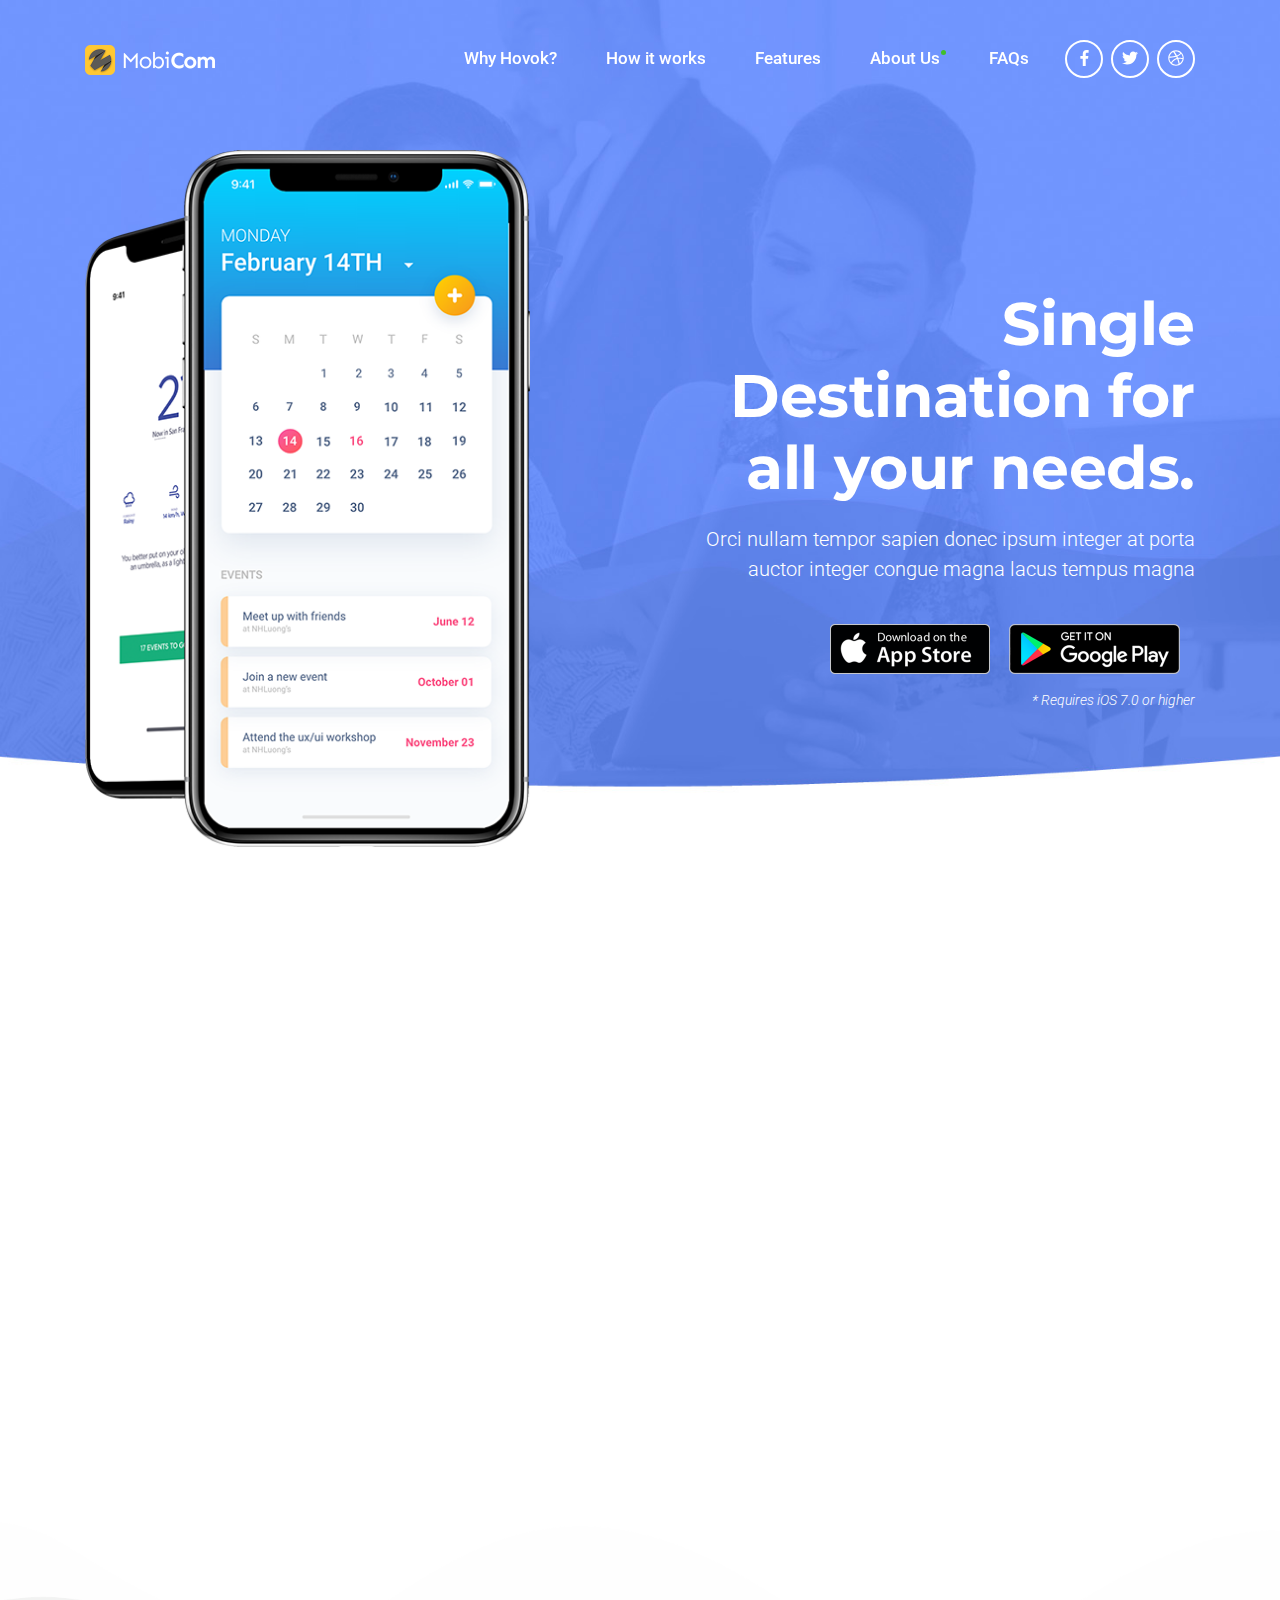
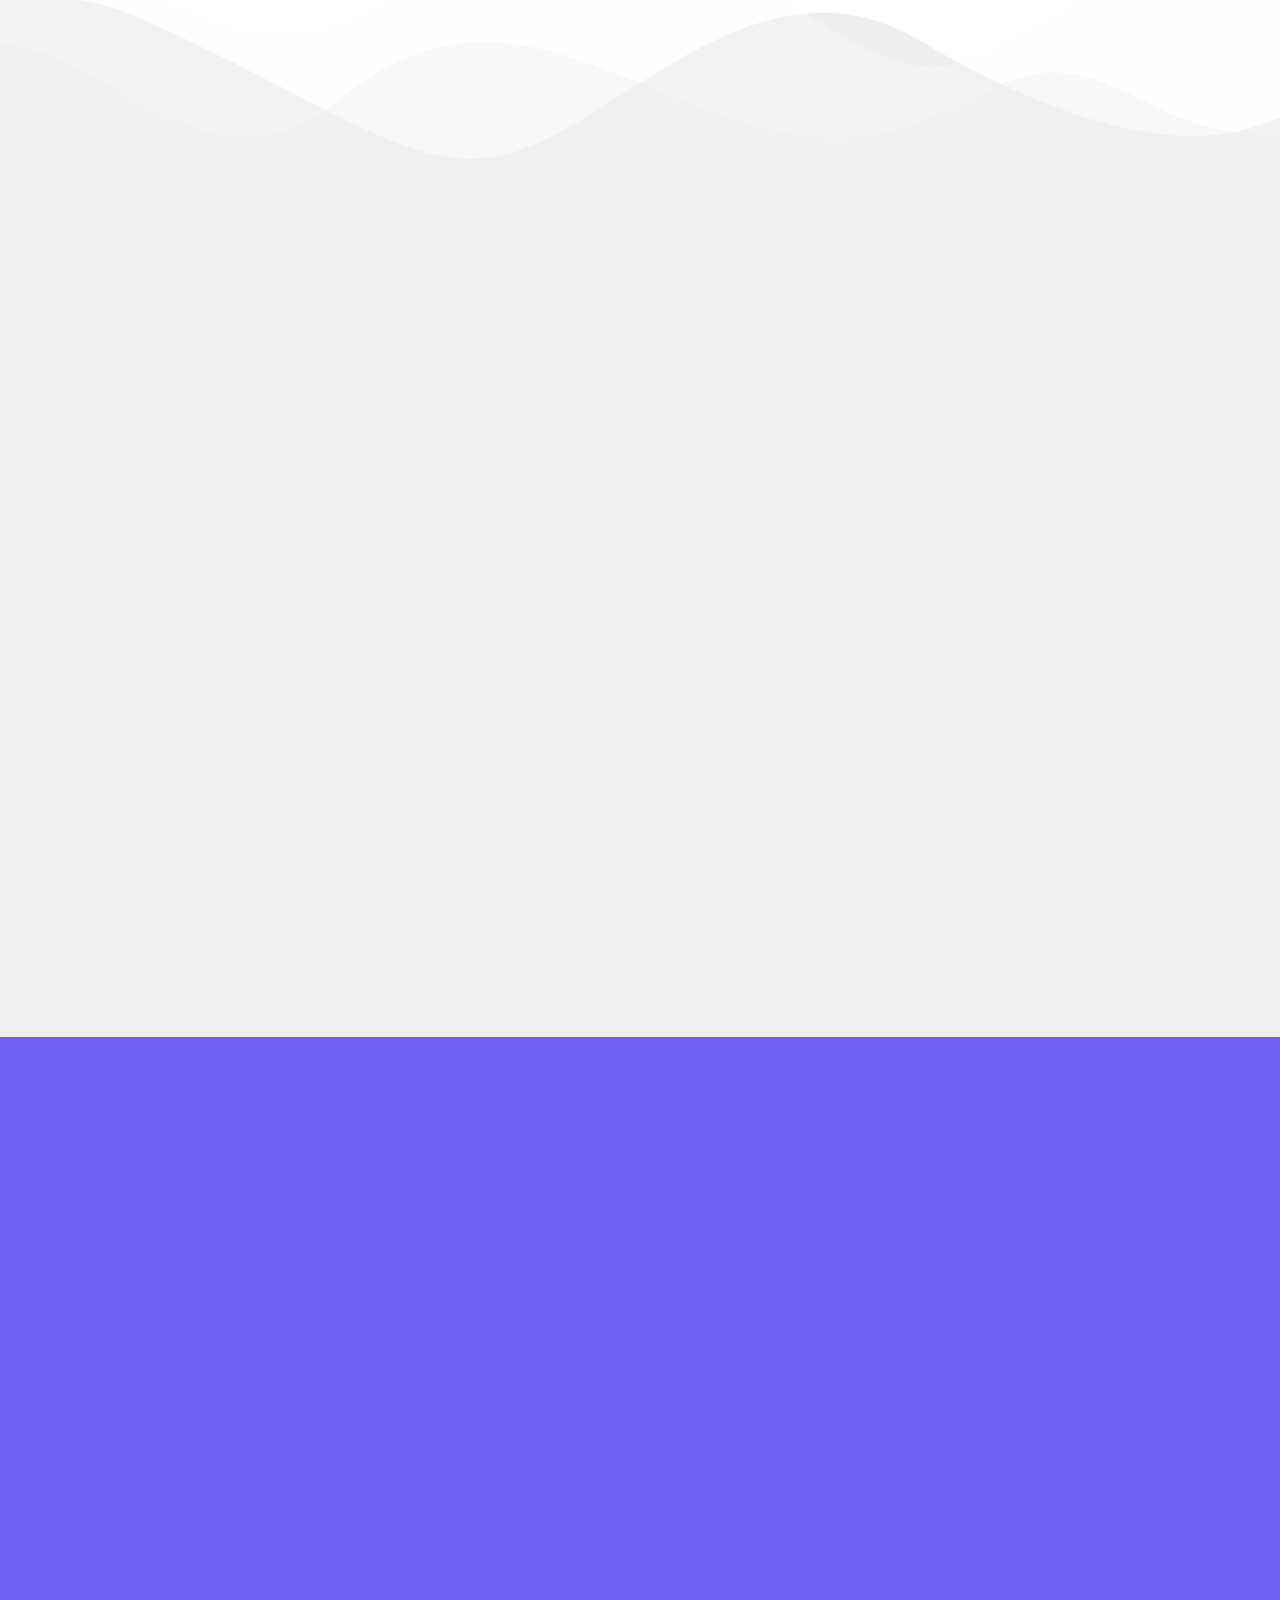
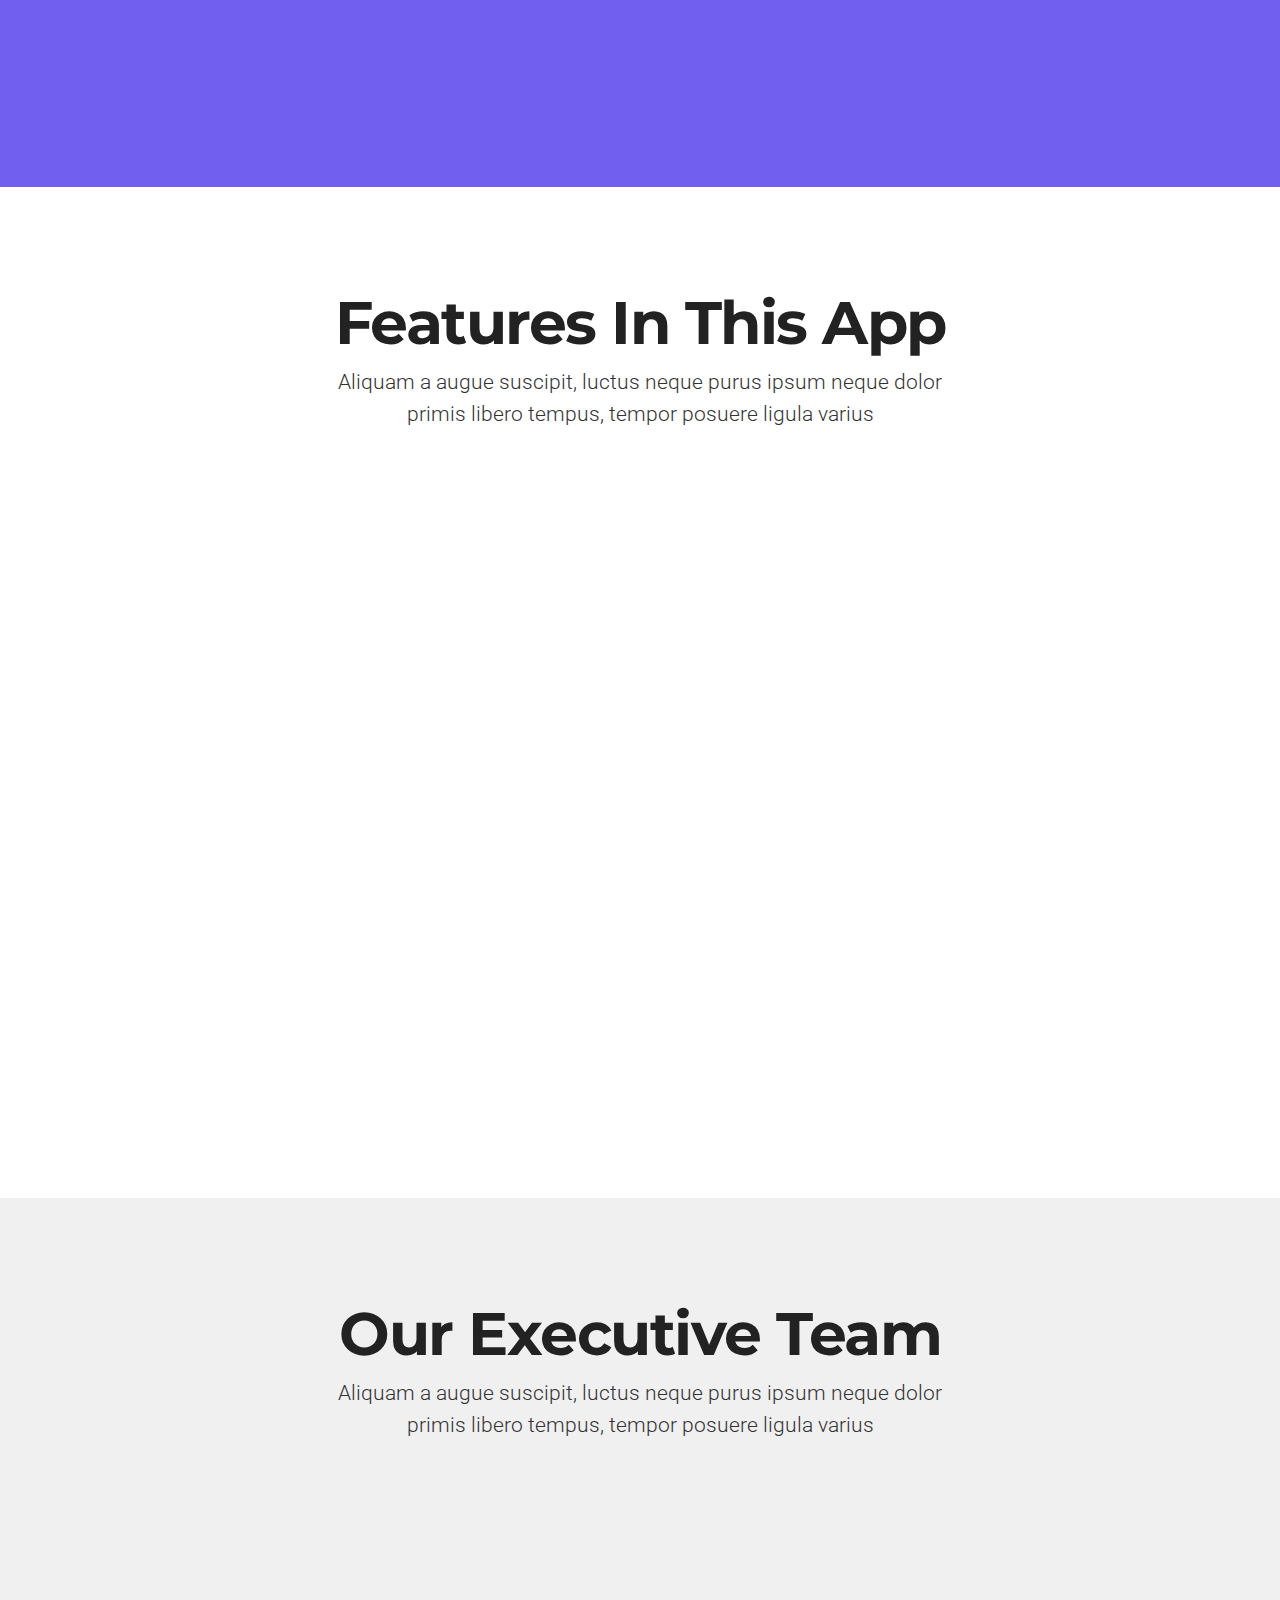
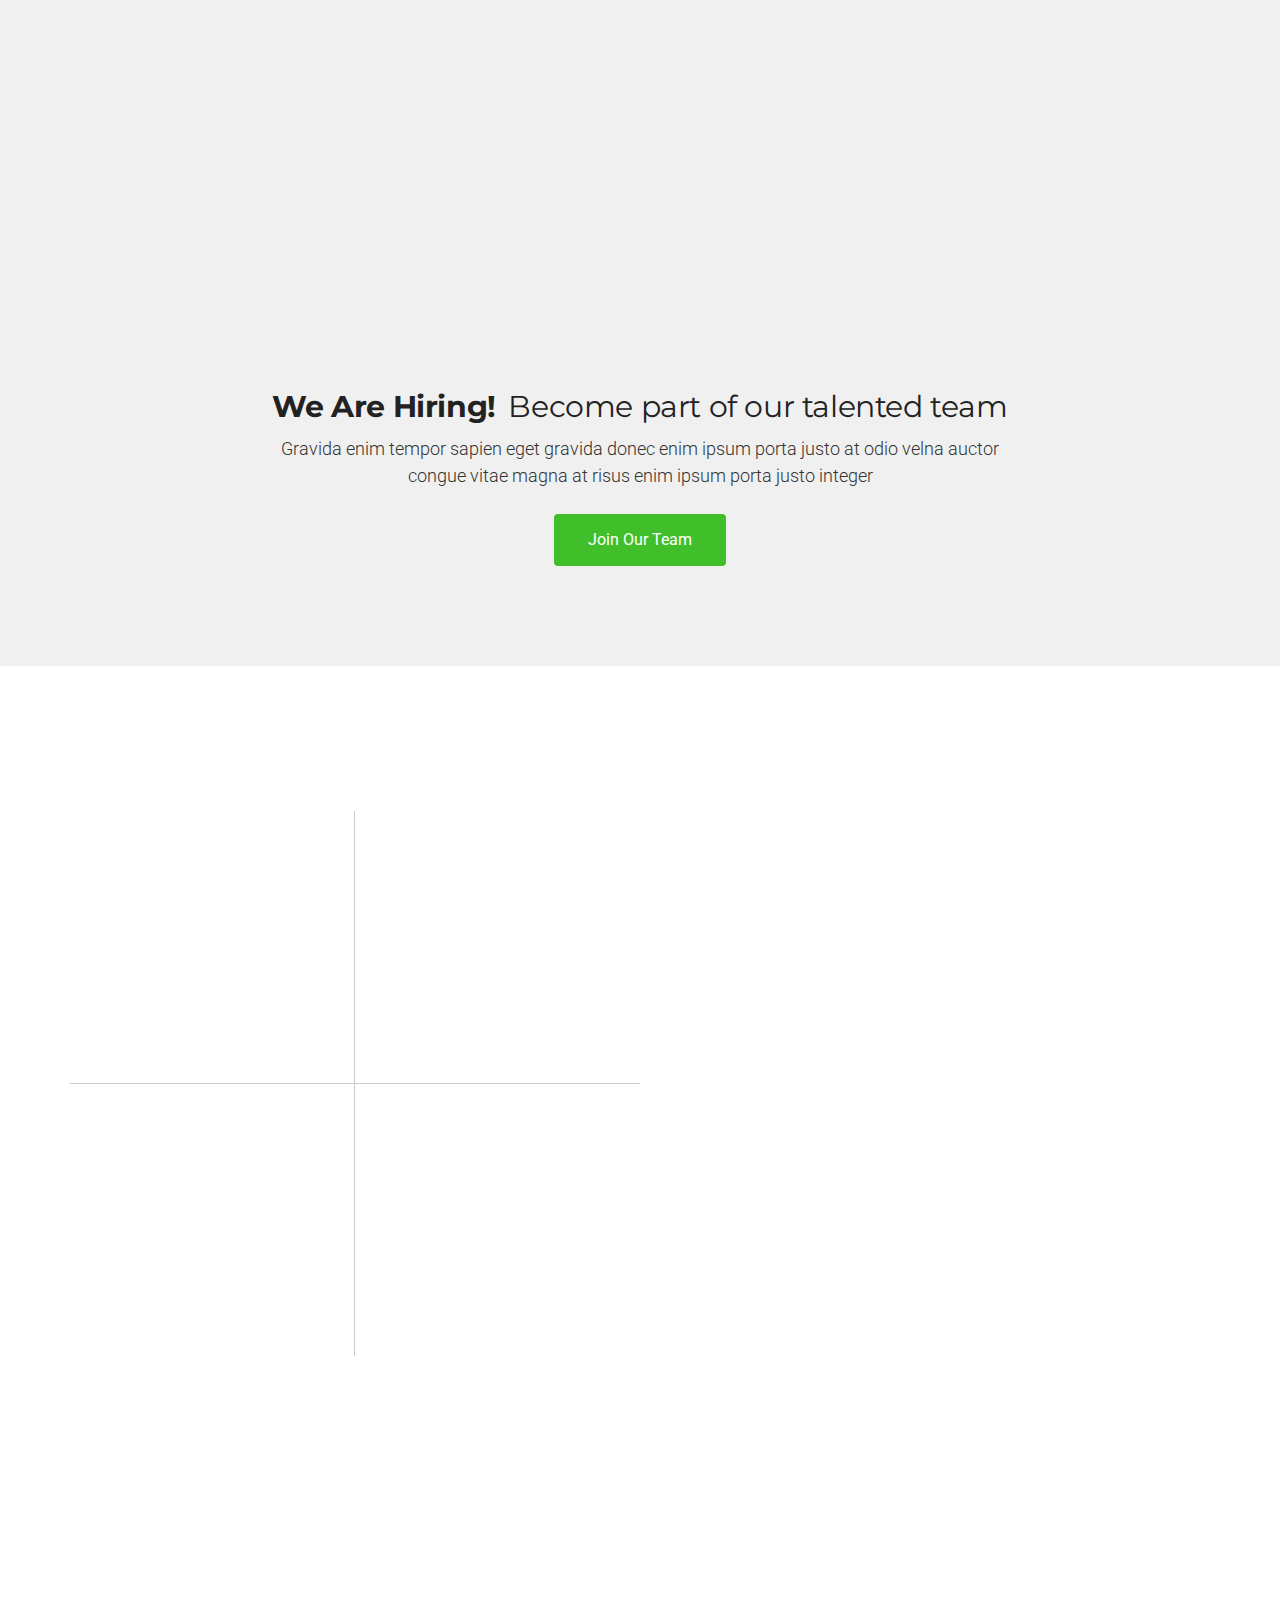
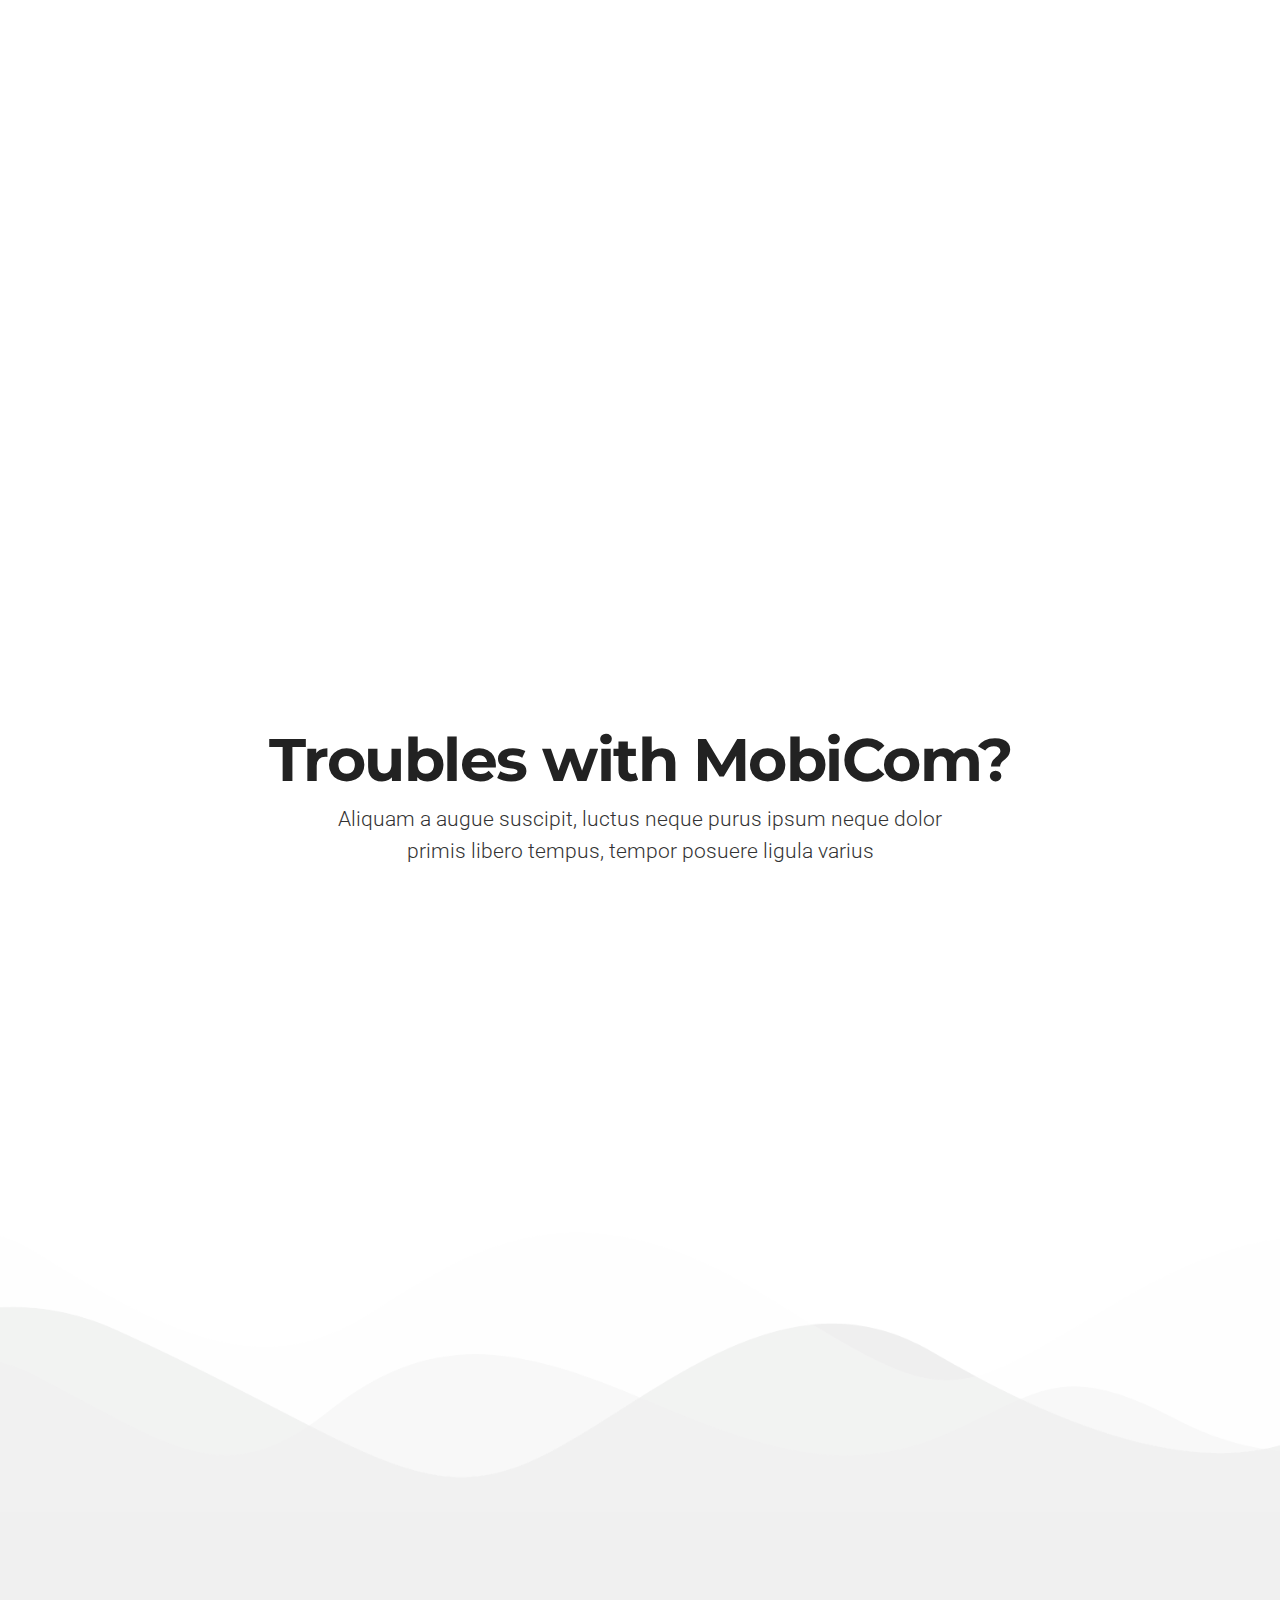
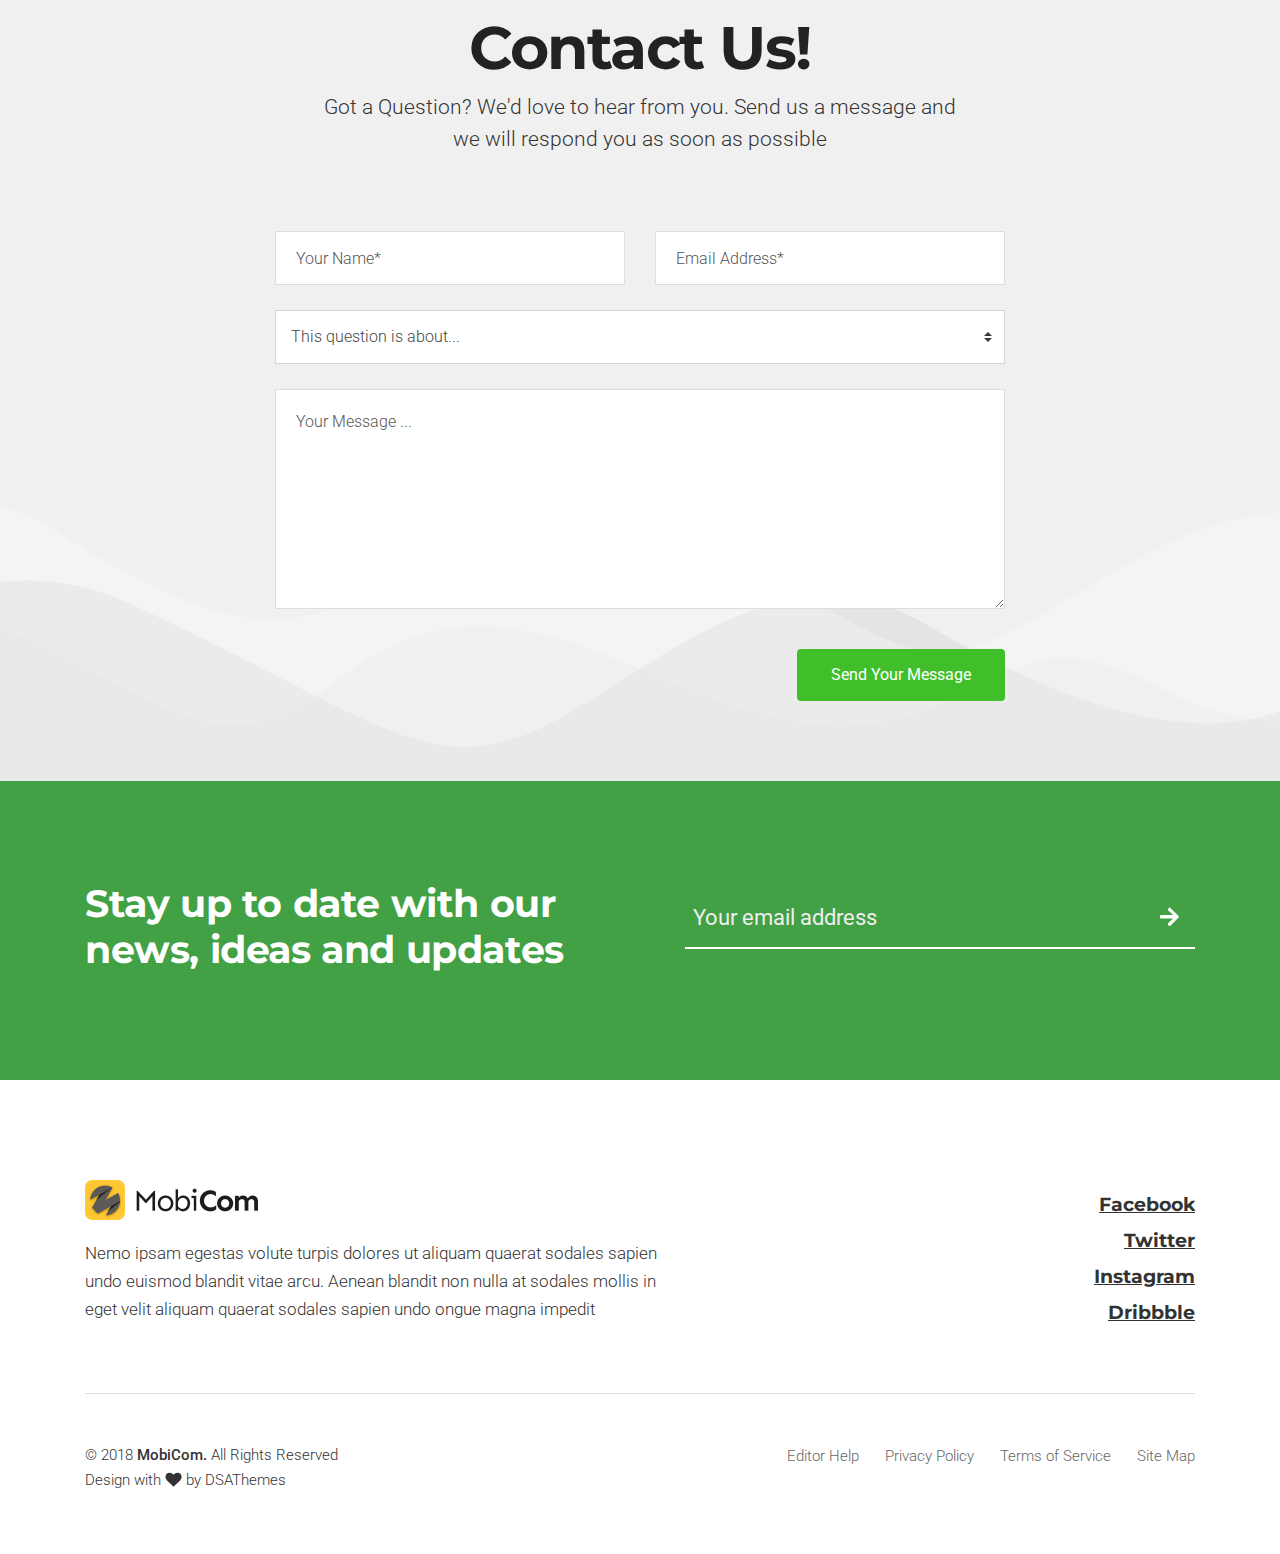
<file: index.html>
<!DOCTYPE html>
<!-- MobiCom - Mobile App Landing Page Template design by DSAThemes (http://www.dsathemes.com) -->
<!--[if lt IE 7 ]><html class="ie ie6" lang="en"> <![endif]-->
<!--[if IE 7 ]><html class="ie ie7" lang="en"> <![endif]-->
<!--[if IE 8 ]><html class="ie ie8" lang="en"> <![endif]-->
<!--[if (gte IE 9)|!(IE)]><!-->
<html lang="en">
<!-- Mirrored from dsathemes.com/html/mobicom/files/demo-7.html by HTTrack Website Copier/3.x [XR&CO'2014], Sat, 28 Sep 2019 23:57:44 GMT -->

<head>
	<meta charset="utf-8">
	<meta http-equiv="X-UA-Compatible" content="IE=edge" />
	<meta name="author" content="DSAThemes" />
	<meta name="description" content="MobiCom - Mobile App Landing Page Template" />
	<meta name="keywords"
		content="Responsive, HTML5 template, DSAThemes, Mobile, Application, One Page, Landing, Mobile App">
	<meta name="viewport" content="width=device-width, initial-scale=1.0" />
	<!-- SITE TITLE -->
	<title>MobiCom - Mobile App Landing Page Template</title>
	<!-- FAVICON AND TOUCH ICONS  -->
	<link rel="shortcut icon" href="images/favicon.ico" type="image/x-icon">
	<link rel="icon" href="images/favicon.ico" type="image/x-icon">
	<link rel="apple-touch-icon" sizes="152x152" href="images/apple-touch-icon-152x152.png">
	<link rel="apple-touch-icon" sizes="120x120" href="images/apple-touch-icon-120x120.png">
	<link rel="apple-touch-icon" sizes="76x76" href="images/apple-touch-icon-76x76.png">
	<link rel="apple-touch-icon" href="images/apple-touch-icon.png">
	<!-- GOOGLE FONTS -->
	<link href="https://fonts.googleapis.com/css?family=Roboto:300,400,500,700,900" rel="stylesheet">
	<link href="https://fonts.googleapis.com/css?family=Montserrat:300,400,500,600,700" rel="stylesheet">
	<!-- BOOTSTRAP CSS -->
	<link href="css/bootstrap.min.css" rel="stylesheet">
	<!-- FONT ICONS -->
	<link href="css/fa-svg-with-js.css" rel="stylesheet">
	<link href="css/pe-icon-7-stroke.css" rel="stylesheet">
	<!-- PLUGINS STYLESHEET -->
	<link href="css/magnific-popup.css" rel="stylesheet">
	<link href="css/slick.css" rel="stylesheet">
	<link href="css/slick-theme.css" rel="stylesheet">
	<!-- On Scroll Animations -->
	<link href="css/animate.css" rel="stylesheet">
	<!-- TEMPLATE CSS -->
	<link href="css/style.css" rel="stylesheet">
	<!-- RESPONSIVE CSS -->
	<link href="css/responsive.css" rel="stylesheet">
</head>

<body>
	<!-- PRELOADER
		============================================= -->
	<div id="loader-wrapper">
		<div id="loader">
			<ul class="cssload-flex-container">
				<li><span class="cssload-loading"></span></li>
			</ul>
		</div>
	</div>
	<!-- PAGE CONTENT
		============================================= -->
	<div id="page" class="page">
		<!-- HEADER
			============================================= -->
		<header id="header" class="header">
			<nav class="navbar fixed-top navbar-expand-lg navbar-dark bg-tra">
				<div class="container">
					<!-- LOGO IMAGE -->
					<!-- For Retina Ready displays take a larger image, with double the amount of pixels that your image will be displayed (e.g 260 x 60 pixels) -->
					<a href="#hero-7" class="navbar-brand logo-white"><img src="images/logo-white.png" width="130"
							height="30" alt="header-logo"></a>
					<a href="#hero-7" class="navbar-brand logo-black"><img src="images/logo.png" width="130" height="30"
							alt="header-logo"></a>
					<!-- Responsive Menu Button -->
					<button class="navbar-toggler" type="button" data-toggle="collapse"
						data-target="#navbarSupportedContent" aria-controls="navbarSupportedContent"
						aria-expanded="false" aria-label="Toggle navigation">
						<span class="navbar-toggler-icon"></span>
					</button>
					<!-- Navigation Menu -->
					<div id="navbarSupportedContent" class="collapse navbar-collapse">
						<ul class="navbar-nav ml-auto">
							<!-- Dropdown Link -->
							<!-- <li class="nav-item dropdown">
								<a class="nav-link dropdown-toggle" href="#" id="navbarDropdown" role="button"
									data-toggle="dropdown" aria-haspopup="true" aria-expanded="false"> About </a>
								<div class="dropdown-menu" aria-labelledby="navbarDropdown">
									<a class="dropdown-item" href="#content-1">Why MobiCom</a>
									<a class="dropdown-item" href="#video-1">Watch Video</a>
									<a class="dropdown-item" href="#statistic-2">How It Works</a>
									<a class="dropdown-item" href="#team-1">Our Team</a>
									<div class="dropdown-divider"></div>
									<a class="dropdown-item" href="#reviews-1">Reviews</a>
								</div>
							</li> -->
							<li class="nav-item nl-simple"><a class="nav-link" href="#content-1">Why Hovok?</a></li>
							<li class="nav-item nl-simple"><a class="nav-link" href="#video-1">How it works</a></li>
							<li class="nav-item nl-simple"><a class="nav-link" href="#features-3">Features </a></li>
							<li class="nav-item nl-simple"><a class="nav-link pre-link" href="#team-1">About Us <span></span></a></li>
							<!-- <li class="nav-item nl-simple"><a class="nav-link " href="#pricing-1">Go
									Premium<span></span></a></li> -->
							<li class="nav-item nl-simple"><a class="nav-link" href="#faqs-1">FAQs</a></li>
							<!-- Header Social Icons -->
							<li class="header-socials clearfix">
								<span><a href="#" class="ico-facebook"><i class="fab fa-facebook-f"></i></a></span>
								<span><a href="#" class="ico-twitter"><i class="fab fa-twitter"></i></a></span>
								<span><a href="#" class="ico-dribbble"><i class="fab fa-dribbble"></i></a></span>
								<!--
									<span><a href="#" class="ico-behance"><i class="fab fa-behance"></i></a></span>										
									<span><a href="#" class="ico-instagram"><i class="fab fa-instagram"></i></a></span>
									<span><a href="#" class="ico-pinterest"><i class="fab fa-pinterest-p"></i></a></span>
									<span><a href="#" class="ico-google-plus"><i class="fab fa-google-plus-g"></i></a></span>
									<span><a href="#" class="ico-linkedin"><i class="fab fa-linkedin-in"></i></a></span>
									<span><a href="#" class="ico-tumblr"><i class="fab fa-tumblr"></i></a></span>
									<span><a href="#" class="ico-youtube"><i class="fab fa-youtube"></i></a></span>
									<span><a href="#" class="ico-vk"><i class="fab fa-vk"></i></a></span>																		
									-->
							</li>
						</ul>
					</div> <!-- End Navigation Menu -->
				</div> <!-- End container -->
			</nav> <!-- End navbar  -->
		</header> <!-- END HEADER -->
		<!-- HERO-7
			============================================= -->
		<section id="hero-7" class="bg-fixed hero-section division">
			<div class="container">
				<div class="row d-flex align-items-center">
					<!-- HERO IMAGE -->
					<div class="col-md-5 col-lg-5 animated" data-animation="fadeInUp" data-animation-delay="400">
						<div class="hero-img">
							<img class="img-fluid" src="images/hero-6-img.png" alt="hero-image">
						</div>
					</div>
					<!-- HERO TEXT -->
					<div class="col-md-7 col-lg-6 offset-lg-1">
						<div class="hero-txt white-color text-right">
							<!-- Title -->
							<h2 class="h2-lg animated" data-animation="fadeInUp" data-animation-delay="300"> Single Destination 
								for all your needs. </h2>
							<!-- Text -->
							<p class="p-lg animated" data-animation="fadeInUp" data-animation-delay="400"> Orci nullam
								tempor sapien donec ipsum integer at porta auctor integer congue magna lacus tempus
								magna</p>
							<!-- HERO STORE BADGES -->
							<div class="hero-stores-badge animated" data-animation="fadeInUp"
								data-animation-delay="500">
								<!-- AppStore -->
								<a href="#" class="store">
									<img class="appstore-original" src="images/store_badges/appstore.png" width="160"
										height="50" alt="appstore-logo" />
								</a>
								<!-- Google Play -->
								<a href="#" class="store">
									<img class="googleplay-original" src="images/store_badges/googleplay.png"
										width="171" height="50" alt="googleplay-logo" />
								</a>
								<!-- Aamazon Market 
									<a href="#" class="store">
										<img class="amazon-original" src="images/store_badges/amazon.png" width="158" height="50" alt="amazon-logo" />
									</a>  -->
								<!-- Windows Market  
									<a href="#" class="store">
										<img class="windows-original" src="images/store_badges/windows.png" width="164" height="50" alt="windows-logo" />
									</a> -->
								<!-- OS Prerequisite -->
								<span class="os-version">* Requires iOS 7.0 or higher</span>
							</div> <!-- End Store Badges -->
						</div>
					</div> <!-- END HERO TEXT -->
				</div> <!-- End row -->
			</div> <!-- End container -->
		</section> <!-- END HERO-7 -->
		<!-- CONTENT-1
			============================================= -->
		<section id="content-1" class="bg-fixed wide-60 content-section division"
			style="background-image: url(images/tra-waves.png); background-position: center bottom;">
			<div class="container">
				<div class="row d-flex align-items-center">
					<!-- CONTENT TEXT -->
					<div class="col-md-6">
						<div class="content-txt ind-45">
							<!-- Title -->
							<h2 class="h2-xs animated" data-animation="fadeInRight" data-animation-delay="300"> Your
								security is our priority </h2>
							<!-- Text -->
							<p class="animated" data-animation="fadeInRight" data-animation-delay="400"> An enim nullam
								tempor sapien gravida donec enim ipsum porta justo integer at odio velna vitae auctor
								integer congue magna at pretium purus pretium ligula rutrum luctus risus ultrice luctus
								in ligula blandit congue magna undo impedit </p>
							<!-- QUOTE -->
							<div class="quote animated" data-animation="fadeInRight" data-animation-delay="500">
								<!-- Quote Text -->
								<p>"Lorem ipsum dolor sit amet, consectetuer adipiscing elit. Aenean magna ligula eget
									dolor suscipit egestas viverra dolor iaculis luctus magna suscipit egestas " </p>
								<!-- Quote Avatar -->
								<div class="quote-avatar">
									<img src="images/quote-avatar.jpg" alt="quote-avatar">
								</div>
								<!-- Quote Author -->
								<div class="quote-author">
									<h5 class="h5-xs">Leslie Serpas</h5>
									<span class="grey-color">Designer of MobiCom</span>
								</div>
							</div>
						</div>
					</div> <!-- END CONTENT TEXT -->
					<!-- CONTENT IMAGE -->
					<div class="col-md-6">
						<div class="content-img animated" data-animation="fadeInLeft" data-animation-delay="500">
							<img class="img-fluid" src="images/image-02.png" alt="content-image" />
						</div>
					</div>
				</div> <!-- End row -->
			</div> <!-- End container -->
		</section> <!-- END CONTENT-1 -->
		<!-- CONTENT-3
			============================================= -->
		<section id="content-3" class="bg-fixed content-section">
			<!-- 1ST ROW CONTENT -->
			<div class="first-row bg-lightgrey wide-60 division">
				<div class="container">
					<div class="row d-flex align-items-center">
						<!-- CONTENT IMAGE -->
						<div class="col-md-6 animated" data-animation="fadeInRight" data-animation-delay="500">
							<div class="content-img">
								<img class="img-fluid" src="images/image-12.png" alt="content-image" />
							</div>
						</div>
						<!-- CONTENT TEXT -->
						<div class="col-md-6">
							<div class="content-txt ind-45">
								<!-- Title -->
								<h2 class="h2-xs animated" data-animation="fadeInLeft" data-animation-delay="300">
									Experienced and Skilled </h2>
								<!-- Text -->
								<p class="animated" data-animation="fadeInLeft" data-animation-delay="400"> An enim
									nullam tempor sapien gravida donec enim ipsum porta justo integer at odio velna
									vitae auctor integer congue magna at pretium purus pretium ligula rutrum luctus
									risus </p>
								<!-- Title -->
								<h5 class="h5-md animated" data-animation="fadeInLeft" data-animation-delay="500">
									Features Never Stop </h5>
								<!-- CONTENT BOX #1 -->
								<div class="box-list m-top-15 animated" data-animation="fadeInLeft"
									data-animation-delay="600">
									<div class="box-list-icon"><i class="fas fa-genderless"></i></div>
									<p>Fringilla risus nec, luctus mauris orci auctor purus euismod pretium purus
										pretium ligula rutrum tempor sapien </p>
								</div>
								<!-- CONTENT BOX #2 -->
								<div class="box-list animated" data-animation="fadeInLeft" data-animation-delay="600">
									<div class="box-list-icon"><i class="fas fa-genderless"></i></div>
									<p>Quaerat sodales sapien undo euismod purus blandit</p>
								</div>
								<!-- CONTENT BOX #3 -->
								<div class="box-list animated" data-animation="fadeInLeft" data-animation-delay="700">
									<div class="box-list-icon"><i class="fas fa-genderless"></i></div>
									<p>Nemo ipsam egestas volute turpis dolores ut aliquam quaerat sodales sapien undo
										pretium purus</p>
								</div>
							</div>
						</div> <!-- END CONTENT TEXT -->
					</div> <!-- End row -->
				</div> <!-- End container -->
			</div> <!-- END 1ST ROW CONTENT -->
		</section> <!-- END CONTENT-3 -->
		<!-- VIDEO-1
			============================================= -->
		<section id="video-1" class="bg-scroll p-top-100 bg-lightpurple video-section division">
			<div class="container white-color">
				<div class="row">
					<div class="col-lg-10 offset-lg-1 text-center">
						<!-- Title -->
						<h2 class="h2-lg animated" data-animation="fadeInUp" data-animation-delay="300"> How Mobicom
							Works </h2>
						<!-- Text -->
						<p class="p-lg animated" data-animation="fadeInUp" data-animation-delay="400"> Gravida donec
							integer ipsum porta justo at odio velna vitae auctor integer magna at risus auctor purus
							rutrum primis ultrice ligula luctus impedit magna dolor vitae risus </p>
						<!-- Store Badges -->
						<div class="stores-badge animated" data-animation="fadeInUp" data-animation-delay="500">
							<!-- AppStore -->
							<a href="#" class="store">
								<img class="appstore-white" src="images/store_badges/appstore-tra-white.png" width="155"
									height="50" alt="appstore-logo">
							</a>
							<!-- Google Play -->
							<a href="#" class="store">
								<img class="googleplay-white" src="images/store_badges/googleplay-tra-white.png"
									width="164" height="50" alt="googleplay-logo">
							</a>
						</div> <!-- End Store Badges -->
						<!-- VIDEO PREVIEW -->
						<div class="video-preview animated" data-animation="fadeInUp" data-animation-delay="600">
							<a class="video-popup" href="https://www.youtube.com/watch?v=kuceVNBTJio">
								<!-- Change the link HERE!!! -->
								<!-- Play Icon -->
								<div class="video-block-wrapper">
									<div class="play-icon-green"></div>
								</div>
								<!-- Preview Image -->
								<img class="img-fluid" src="images/video-1-img.png" alt="video-preview">
							</a>
						</div>
					</div>
				</div> <!-- End row -->
			</div> <!-- End container -->
		</section> <!-- END VIDEO-1 -->
		<!-- FEATURES-3
			============================================= -->
		<section id="features-3" class="wide-70 featuress-section division">
			<div class="container">
				<!-- SECTION TITLE 	-->
				<div class="row">
					<div class="col-md-10 offset-md-1 section-title">
						<!-- Title 	-->
						<h2 class="h2-lg">Features In This App</h2>
						<!-- Text -->
						<p>Aliquam a augue suscipit, luctus neque purus ipsum neque dolor primis libero tempus, tempor
							posuere ligula varius </p>
					</div>
				</div> <!-- END SECTION TITLE -->
				<div class="row">
					<!-- FEATURE BOX #1 -->
					<div class="col-md-6 col-lg-3 animated" data-animation="fadeInUp" data-animation-delay="300">
						<div class="fbox-3 box-icon-lg green-hover">
							<div class="box-line"></div>
							<!-- Icon -->
							<span class="pe-7s-piggy"></span>
							<!-- Title -->
							<h5 class="h5-md">Free Trial</h5>
							<!-- Text -->
							<p class="grey-color">Ligula risus auctor tempus dolor lacinia</p>
						</div>
					</div>
					<!-- FEATURE BOX #2 -->
					<div class="col-md-6 col-lg-3 animated" data-animation="fadeInUp" data-animation-delay="400">
						<div class="fbox-3 box-icon-lg green-hover">
							<div class="box-line"></div>
							<!-- Icon -->
							<span class="pe-7s-vector"></span>
							<!-- Title -->
							<h5 class="h5-md">Unique Design</h5>
							<!-- Text -->
							<p class="grey-color">Dolor feugiat felis lacinia risus an auctor porta</p>
						</div>
					</div>
					<!-- FEATURE BOX #3 -->
					<div class="col-md-6 col-lg-3 animated" data-animation="fadeInUp" data-animation-delay="500">
						<div class="fbox-3 box-icon-lg green-hover">
							<div class="box-line"></div>
							<!-- Icon -->
							<span class="pe-7s-target"></span>
							<!-- Title -->
							<h5 class="h5-md">Cross-Platform</h5>
							<!-- Text -->
							<p class="grey-color">Ligula auctor tempus unt dolor feugiat felis</p>
						</div>
					</div>
					<!-- FEATURE BOX #4 -->
					<div class="col-md-6 col-lg-3 animated" data-animation="fadeInUp" data-animation-delay="600">
						<div class="fbox-3 box-icon-lg green-hover">
							<div class="box-line"></div>
							<!-- Icon -->
							<span class="pe-7s-edit"></span>
							<!-- Title -->
							<h5 class="h5-md">User Friendly</h5>
							<!-- Text -->
							<p class="grey-color">Ultrice ligula risus auctor tempus dolor lacinia</p>
						</div>
					</div>
					<!-- FEATURE BOX #5 -->
					<div class="col-md-6 col-lg-3 animated" data-animation="fadeInUp" data-animation-delay="700">
						<div class="fbox-3 box-icon-lg green-hover">
							<div class="box-line"></div>
							<!-- Icon -->
							<span class="pe-7s-mail-open-file"></span>
							<!-- Title -->
							<h5 class="h5-md">Mailer Engine</h5>
							<!-- Text -->
							<p class="grey-color">Feugiat primis in lacinia risus an auctor</p>
						</div>
					</div>
					<!-- FEATURE BOX #6 -->
					<div class="col-md-6 col-lg-3 animated" data-animation="fadeInUp" data-animation-delay="800">
						<div class="fbox-3 box-icon-lg green-hover">
							<div class="box-line"></div>
							<!-- Icon -->
							<span class="pe-7s-bell"></span>
							<!-- Title -->
							<h5 class="h5-md">Notifications</h5>
							<!-- Text -->
							<p class="grey-color">Semper lacus cursus porta primis ultrice</p>
						</div>
					</div>
					<!-- FEATURE BOX #7 -->
					<div class="col-md-6 col-lg-3 animated" data-animation="fadeInUp" data-animation-delay="900">
						<div class="fbox-3 box-icon-lg green-hover">
							<div class="box-line"></div>
							<!-- Icon -->
							<span class="pe-7s-refresh-2"></span>
							<!-- Title -->
							<h5 class="h5-md">Free Updates</h5>
							<!-- Text -->
							<p class="grey-color">Cursus porta in ultrice risus auctor porta</p>
						</div>
					</div>
					<!-- FEATURE BOX #8 -->
					<div class="col-md-6 col-lg-3 animated" data-animation="fadeInUp" data-animation-delay="1000">
						<div class="fbox-3 box-icon-lg green-hover">
							<div class="box-line"></div>
							<!-- Icon -->
							<span class="pe-7s-help2"></span>
							<!-- Title -->
							<h5 class="h5-md">Fast Support</h5>
							<!-- Text -->
							<p class="grey-color">Risus auctor dolor feugiat felis an auctor</p>
						</div>
					</div>
				</div> <!-- End row -->
			</div> <!-- End container -->
		</section> <!-- END FEATURES-3 -->
		<!-- TEAM-1
			============================================= -->
		<section id="team-1" class="bg-fixed bg-lightgrey wide-100 team-section division">
			<div class="container">
				<!-- SECTION TITLE -->
				<div class="row">
					<div class="col-md-10 offset-md-1 section-title">
						<!-- Title 	-->
						<h2 class="h2-lg">Our Executive Team</h2>
						<!-- Text -->
						<p>Aliquam a augue suscipit, luctus neque purus ipsum neque dolor primis libero tempus, tempor
							posuere ligula varius </p>
					</div> <!-- End row -->
				</div> <!-- END SECTION TITLE -->
				<div class="row">
					<!-- TEAM MEMBER #1 -->
					<div class="col-md-6 col-lg-3 animated" data-animation="fadeInUp" data-animation-delay="300">
						<div class="team-member green-hover">
							<div class="box-line"></div>
							<!-- Team Member Photo -->
							<div class="team-member-photo">
								<img class="img-fluid" src="images/team-1.jpg" alt="team-member-foto">
							</div>
							<!-- Team Member Meta -->
							<div class="team-img-meta">
								<h5 class="h5-sm">Jonathan Barnes</h5>
								<span>Founder</span>
								<!-- Social Icons -->
								<div class="tm-social clearfix">
									<ul class="text-center clearfix">
										<li><a href="#" class="ico-facebook"><i class="fab fa-facebook-f"></i></a></li>
										<li><a href="#" class="ico-twitter"><i class="fab fa-twitter"></i></a></li>
										<li><a href="#" class="ico-dribbble"><i class="fab fa-dribbble"></i></a></li>
										<!--
													<li><a href="#" class="ico-behance"><i class="fab fa-behance"></i></a></li>										
													<li><a href="#" class="ico-instagram"><i class="fab fa-instagram"></i></a></li>
													<li><a href="#" class="ico-pinterest"><i class="fab fa-pinterest-p"></i></a></li>
													<li><a href="#" class="ico-google-plus"><i class="fab fa-google-plus-g"></i></a></li>
													<li><a href="#" class="ico-linkedin"><i class="fab fa-linkedin-in"></i></a></li>
													<li><a href="#" class="ico-tumblr"><i class="fab fa-tumblr"></i></a></li>
													<li><a href="#" class="ico-youtube"><i class="fab fa-youtube"></i></a></li>
													<li><a href="#" class="ico-vk"><i class="fab fa-vk"></i></a></li>-->
									</ul>
								</div>
							</div>
						</div>
					</div> <!-- END TEAM MEMBER #1 -->
					<!-- TEAM MEMBER #2 -->
					<div class="col-md-6 col-lg-3 animated" data-animation="fadeInUp" data-animation-delay="400">
						<div class="team-member green-hover">
							<div class="box-line"></div>
							<!-- Team Member Photo -->
							<div class="team-member-photo">
								<img class="img-fluid" src="images/team-2.jpg" alt="team-member-foto">
							</div>
							<!-- Team Member Meta -->
							<div class="team-img-meta">
								<h5 class="h5-sm">Hannah Harper</h5>
								<span>Project Manager</span>
								<!-- Social Icons -->
								<div class="tm-social clearfix">
									<ul class="text-center clearfix">
										<li><a href="#" class="ico-facebook"><i class="fab fa-facebook-f"></i></a></li>
										<li><a href="#" class="ico-twitter"><i class="fab fa-twitter"></i></a></li>
										<li><a href="#" class="ico-dribbble"><i class="fab fa-dribbble"></i></a></li>
										<!--
													<li><a href="#" class="ico-behance"><i class="fab fa-behance"></i></a></li>										
													<li><a href="#" class="ico-instagram"><i class="fab fa-instagram"></i></a></li>
													<li><a href="#" class="ico-pinterest"><i class="fab fa-pinterest-p"></i></a></li>
													<li><a href="#" class="ico-google-plus"><i class="fab fa-google-plus-g"></i></a></li>
													<li><a href="#" class="ico-linkedin"><i class="fab fa-linkedin-in"></i></a></li>
													<li><a href="#" class="ico-tumblr"><i class="fab fa-tumblr"></i></a></li>
													<li><a href="#" class="ico-youtube"><i class="fab fa-youtube"></i></a></li>
													<li><a href="#" class="ico-vk"><i class="fab fa-vk"></i></a></li>-->
									</ul>
								</div>
							</div>
						</div>
					</div> <!-- END TEAM MEMBER #2 -->
					<!-- TEAM MEMBER #3 -->
					<div class="col-md-6 col-lg-3 animated" data-animation="fadeInUp" data-animation-delay="500">
						<div class="team-member green-hover">
							<div class="box-line"></div>
							<!-- Team Member Photo -->
							<div class="team-member-photo">
								<img class="img-fluid" src="images/team-3.jpg" alt="team-member-foto">
							</div>
							<!-- Team Member Meta -->
							<div class="team-img-meta">
								<h5 class="h5-sm">Matthew Anderson</h5>
								<span>Programmer</span>
								<!-- Social Icons -->
								<div class="tm-social clearfix">
									<ul class="text-center clearfix">
										<li><a href="#" class="ico-facebook"><i class="fab fa-facebook-f"></i></a></li>
										<li><a href="#" class="ico-twitter"><i class="fab fa-twitter"></i></a></li>
										<li><a href="#" class="ico-dribbble"><i class="fab fa-dribbble"></i></a></li>
										<!--
													<li><a href="#" class="ico-behance"><i class="fab fa-behance"></i></a></li>										
													<li><a href="#" class="ico-instagram"><i class="fab fa-instagram"></i></a></li>
													<li><a href="#" class="ico-pinterest"><i class="fab fa-pinterest-p"></i></a></li>
													<li><a href="#" class="ico-google-plus"><i class="fab fa-google-plus-g"></i></a></li>
													<li><a href="#" class="ico-linkedin"><i class="fab fa-linkedin-in"></i></a></li>
													<li><a href="#" class="ico-tumblr"><i class="fab fa-tumblr"></i></a></li>
													<li><a href="#" class="ico-youtube"><i class="fab fa-youtube"></i></a></li>
													<li><a href="#" class="ico-vk"><i class="fab fa-vk"></i></a></li>-->
									</ul>
								</div>
							</div>
						</div>
					</div> <!-- END TEAM MEMBER #3 -->
					<!-- TEAM MEMBER #4 -->
					<div class="col-md-6 col-lg-3 animated" data-animation="fadeInUp" data-animation-delay="600">
						<div class="team-member green-hover">
							<div class="box-line"></div>
							<!-- Team Member Photo -->
							<div class="team-member-photo">
								<img class="img-fluid" src="images/team-4.jpg" alt="team-member-foto">
							</div>
							<!-- Team Member Meta -->
							<div class="team-img-meta">
								<h5 class="h5-sm">Megan Coleman</h5>
								<span>Graphic Designer</span>
								<!-- Social Icons -->
								<div class="tm-social clearfix">
									<ul class="text-center clearfix">
										<li><a href="#" class="ico-facebook"><i class="fab fa-facebook-f"></i></a></li>
										<li><a href="#" class="ico-twitter"><i class="fab fa-twitter"></i></a></li>
										<li><a href="#" class="ico-dribbble"><i class="fab fa-dribbble"></i></a></li>
										<!--
													<li><a href="#" class="ico-behance"><i class="fab fa-behance"></i></a></li>										
													<li><a href="#" class="ico-instagram"><i class="fab fa-instagram"></i></a></li>
													<li><a href="#" class="ico-pinterest"><i class="fab fa-pinterest-p"></i></a></li>
													<li><a href="#" class="ico-google-plus"><i class="fab fa-google-plus-g"></i></a></li>
													<li><a href="#" class="ico-linkedin"><i class="fab fa-linkedin-in"></i></a></li>
													<li><a href="#" class="ico-tumblr"><i class="fab fa-tumblr"></i></a></li>
													<li><a href="#" class="ico-youtube"><i class="fab fa-youtube"></i></a></li>
													<li><a href="#" class="ico-vk"><i class="fab fa-vk"></i></a></li>-->
									</ul>
								</div>
							</div>
						</div>
					</div> <!-- END TEAM MEMBER #4 -->
				</div> <!-- End row -->
				<!-- JOIN TEAM BUTTON -->
				<div class="row">
					<div class="col-lg-10 offset-lg-1">
						<div class="join-team text-center m-top-25">
							<!-- Title -->
							<h4 class="h4-md"><span>We Are Hiring!</span> Become part of our talented team</h4>
							<!-- Text -->
							<p class="p-md">Gravida enim tempor sapien eget gravida donec enim ipsum porta justo at odio
								velna auctor congue vitae magna at risus enim ipsum porta justo integer </p>
							<!-- Button -->
							<a href="#contacts-1" class="btn btn-lightgreen">Join Our Team</a>
						</div>
					</div>
				</div> <!-- END JOIN TEAM BUTTON -->
			</div> <!-- End container -->
		</section> <!-- END TEAM-1 -->
		<!-- STATISTIC-2
			============================================= -->
		<div id="statistic-2" class="wide-60 statistic-section division">
			<div class="container">
				<div class="row d-flex align-items-center">
					<div class="col-md-6 m-bottom-40">
						<div class="row">
							<!-- STATISTIC BLOCK #1 -->
							<div class="col-sm-6 b-bottom b-right">
								<div class="statistic-block text-center box-icon green-icon animated"
									data-animation="fadeInUp" data-animation-delay="300">
									<span class="pe-7s-smile"></span>
									<div class="statistic-number">1154</div>
									<p class="p-md">Happy Clients</p>
								</div>
							</div>
							<!-- STATISTIC BLOCK #2 -->
							<div class="col-sm-6 b-bottom">
								<div class="statistic-block text-center box-icon green-icon animated"
									data-animation="fadeInUp" data-animation-delay="400">
									<span class="pe-7s-help2"></span>
									<div class="statistic-number">409</div>
									<p class="p-md">Tickets Closed</p>
								</div>
							</div>
							<!-- STATISTIC BLOCK #3 -->
							<div class="col-sm-6 b-right">
								<div class="statistic-block text-center box-icon green-icon animated"
									data-animation="fadeInUp" data-animation-delay="500">
									<span class="pe-7s-users"></span>
									<div class="statistic-number">869</div>
									<p class="p-md">Followers</p>
								</div>
							</div>
							<!-- STATISTIC BLOCK #4 -->
							<div class="col-sm-6">
								<div class="statistic-block text-center box-icon green-icon animated"
									data-animation="fadeInUp" data-animation-delay="600">
									<span class="pe-7s-coffee"></span>
									<div class="statistic-number">901</div>
									<p class="p-md">Cups of Coffee</p>
								</div>
							</div>
						</div>
					</div> <!-- END STATISTIC BLOCKS -->
					<!-- STATISTIC IMAGE -->
					<div class="col-md-6 col-lg-5 offset-lg-1 animated" data-animation="fadeInLeft"
						data-animation-delay="400">
						<div class="statistic-img text-center m-bottom-40">
							<img class="img-fluid" src="images/image-06.png" alt="content-image" />
						</div>
					</div> <!-- END STATISTIC IMAGE -->
				</div> <!-- End row -->
			</div> <!-- End container -->
		</div> <!-- END STATISTIC-2 -->
		<!-- DOWNLOAD-3
			============================================= -->
		<section id="download-3" class="wide-100 download-section">
			<div class="bg-scroll bg-inner division" style="background-image: url(images/download-2.jpg);">
				<div class="container white-color">
					<div class="row d-flex align-items-center">
						<!-- DOWNLOAD IMAGE -->
						<div class="col-md-5 col-lg-4 animated" data-animation="fadeInRight" data-animation-delay="500">
							<div class="download-3-img text-center ind-15">
								<img class="img-fluid" src="images/image-14.png" alt="download-image">
							</div>
						</div>
						<!-- DOWNLOAD TXT -->
						<div class="col-md-7 col-lg-7 offset-lg-1">
							<div class="download-txt ind-30">
								<!-- Title -->
								<h2 class="h2-xs animated" data-animation="fadeInLeft" data-animation-delay="300"> Track
									all your money goals in one place </h2>
								<!-- Text -->
								<p class="p-lg animated" data-animation="fadeInLeft" data-animation-delay="400"> Feugiat
									eros, ac tincidunt ligula massa in faucibus orci luctus posuere cubilia curae
									integer congue leo metus </p>
								<!-- HERO STORE BADGES -->
								<div class="stores-badge animated" data-animation="fadeInLeft"
									data-animation-delay="500">
									<!-- AppStore -->
									<a href="#" class="store">
										<img class="appstore-white" src="images/store_badges/appstore-tra-white.png"
											width="155" height="50" alt="appstore-logo">
									</a>
									<!-- Google Play -->
									<a href="#" class="store">
										<img class="googleplay-white" src="images/store_badges/googleplay-tra-white.png"
											width="164" height="50" alt="googleplay-logo">
									</a>
								</div>
							</div>
						</div> <!-- END DOWNLOAD TXT -->
					</div> <!-- End row -->
				</div> <!-- End container -->
			</div> <!-- End Inner Background -->
		</section> <!-- END DOWNLOAD-3 -->
		<!-- FAQs-1
			============================================= -->
		<section id="faqs-1" class="bg-fixed wide-40 faqs-section division"
			style="background-image: url(images/tra-waves.png);">
			<div class="container">
				<!-- SECTION TITLE -->
				<div class="row">
					<div class="col-md-10 offset-md-1 section-title">
						<!-- Title 	-->
						<h2 class="h2-lg">Troubles with MobiCom?</h2>
						<!-- Text -->
						<p>Aliquam a augue suscipit, luctus neque purus ipsum neque dolor primis libero tempus, tempor
							posuere ligula varius </p>
					</div> <!-- End row -->
				</div> <!-- END SECTION TITLE -->
				<div class="row">
					<!-- QUESTIONS HOLDER -->
					<div class="col-lg-6">
						<div class="questions-holder ind-30">
							<!-- QUESTION #1 -->
							<div class="question animated" data-animation="fadeInUp" data-animation-delay="300">
								<!-- Question -->
								<h5 class="h5-sm">Lobortis sit magna ornare magna egestas?</h5>
								<!-- Answer -->
								<p>Etiam sit amet mauris suscipit sit amet in odio. Integer congue leo metus. Vitae arcu
									mollis blandit ultrice ligula egestas magna suscipit lectus magna suscipit luctus
									undo blandit vitae purus laoreet </p>
							</div>
							<!-- QUESTION #2 -->
							<div class="question animated" data-animation="fadeInUp" data-animation-delay="400">
								<!-- Question -->
								<h5 class="h5-sm">Placeat axime facere omnis volute?</h5>
								<!-- Answer -->
								<p>An augue egestas an ipsum vitae emo ligula volute ante ipsum primis in faucibus sit
									ametn in odio. Integer congue leo metus, eu mollis lorem viverra suscipit lectus
									magna </p>
							</div>
							<!-- QUESTION #3 -->
							<div class="question animated" data-animation="fadeInUp" data-animation-delay="500">
								<!-- Question -->
								<h5 class="h5-sm">An interdum lobortis pretium ornare?</h5>
								<!-- Answer -->
								<p>Feugiat eros, ac tincidunt ligula massa in faucibus orci luctus et ultrices posuere
									cubilia curae</p>
							</div>
							<!-- QUESTION #4 -->
							<div class="question animated" data-animation="fadeInUp" data-animation-delay="600">
								<!-- Question -->
								<h5 class="h5-sm">Interdum lobortis pretium ornare?</h5>
								<!-- Answer -->
								<p>Praesent semper, lacus sed cursus porta, odio augue ligula massa risus laoreet.
									Laoreet auctor massa varius egestas amet mauris suscipit semper lacus sed cursus
									porta feugiat primis </p>
							</div>
						</div>
					</div> <!-- END QUESTIONS HOLDER -->
					<!-- QUESTIONS HOLDER -->
					<div class="col-lg-6">
						<div class="questions-holder ind-30">
							<!-- QUESTION #5 -->
							<div class="question animated" data-animation="fadeInUp" data-animation-delay="300">
								<!-- Question -->
								<h5 class="h5-sm">Aliquam dapibus pretium ornare?</h5>
								<!-- Answer -->
								<p>Feugiat eros ligula massa lipsum primis in orci luctus et ultrices posuere cubilia
									curae congue lorem. ante ipsum primis in faucibus bibendum sit amet in odio </p>
							</div>
							<!-- QUESTION #6 -->
							<div class="question animated" data-animation="fadeInUp" data-animation-delay="400">
								<!-- Question -->
								<h5 class="h5-sm">Pretium purus lacus tempor an ipsum vitae augue egestas emo ligula?
								</h5>
								<!-- Answer -->
								<p>Praesent semper lacus sed cursus porta, feugiat primis in orci luctus ligula eros ac
									ligula massa in faucibus orci luctus et ultrices posuere ante ipsum primis in
									faucibus bibendum sit amet in odio. </p>
							</div>
							<!-- QUESTION #6 -->
							<div class="question animated" data-animation="fadeInUp" data-animation-delay="500">
								<!-- Question -->
								<h5 class="h5-sm">Dapibus lobortis pretium ornare?</h5>
								<!-- Answer -->
								<p>Praesent semper, lacus sed cursus porta,feugiat primis in faucibus orci luctus
									tincidunt ligula ultrice sapien egestas lobortis magna </p>
							</div>
							<!-- QUESTION #7 -->
							<div class="question animated" data-animation="fadeInUp" data-animation-delay="600">
								<!-- Question -->
								<h5 class="h5-sm">Interdum lobortis pretium ornare?</h5>
								<!-- Answer -->
								<p>Feugiat eros, ac tincidunt ligula massa in faucibus orci luctus et ultrices posuere
									cubilia curae integer congue leo metus, eu mollis lorem primis in orci </p>
							</div>
						</div>
					</div> <!-- END  QUESTIONS HOLDER -->
				</div> <!-- End row -->
			</div> <!-- End container -->
		</section> <!-- END FAQs-1 -->
		<!-- CONTACTS-1
			============================================= -->
		<section id="contacts-1" class="bg-fixed bg-lightgrey wide-80 contacts-section division">
			<div class="container">
				<!-- SECTION TITLE -->
				<div class="row">
					<div class="col-md-10 offset-md-1 section-title">
						<!-- Title 	-->
						<h2 class="h2-lg">Contact Us!</h2>
						<!-- Text -->
						<p>Got a Question? We'd love to hear from you. Send us a message and we will respond you as soon
							as possible </p>
					</div>
				</div> <!-- END SECTION TITLE -->
				<!-- CONTACT FORM -->
				<div class="row">
					<div class="col-md-10 col-lg-8 offset-md-1 offset-lg-2">
						<div class="form-holder">
							<form name="contactform" class="row contact-form">
								<!-- Contact Form Input -->
								<div id="input-name" class="col-lg-6">
									<input type="text" name="name" class="form-control name" placeholder="Your Name*">
								</div>
								<div id="input-email" class="col-lg-6">
									<input type="text" name="email" class="form-control email"
										placeholder="Email Address*">
								</div>
								<!-- Form Select -->
								<div id="input-subject" class="col-md-12 input-subject">
									<select id="inlineFormCustomSelect1" name="Subject" class="custom-select subject">
										<option>This question is about...</option>
										<option>Registering/Authorising</option>
										<option>Using Application</option>
										<option>Troubleshooting</option>
										<option>Backup/Restore</option>
										<option>Other</option>
									</select>
								</div>
								<div id="input-message" class="col-lg-12 input-message">
									<textarea class="form-control message" name="message" rows="6"
										placeholder="Your Message ..."></textarea>
								</div>
								<!-- Contact Form Button -->
								<div class="col-lg-12 m-top-15 form-btn text-right">
									<button type="submit" class="btn btn-lightgreen submit">Send Your Message</button>
								</div>
								<!-- Contact Form Message -->
								<div class="col-lg-12 contact-form-msg">
									<span class="loading"></span>
								</div>
							</form>
						</div>
					</div>
				</div> <!-- END CONTACT FORM -->
			</div> <!-- End container -->
		</section> <!-- END CONTACTS-1 -->
		<!-- NEWSLETTER-2
			============================================= -->
		<section id="newsletter-2" class="bg-scroll bg-green newsletter-section division">
			<div class="container white-color">
				<div class="row d-flex align-items-center">
					<!-- NEWSLETTER TEXT -->
					<div class="col-lg-6">
						<div class="newsletter-txt">
							<!-- Title -->
							<h3 class="h3-xs">Stay up to date with our news, ideas and updates</h3>
						</div>
					</div>
					<!-- NEWSLETTER FORM -->
					<div class="col-lg-6">
						<form class="newsletter-form p-left-30">
							<div class="input-group">
								<input type="email" class="form-control" placeholder="Your email address" required
									id="s-email">
								<span class="input-group-btn">
									<button type="submit" class="btn"><i class="fas fa-arrow-right"></i></button>
								</span>
							</div>
							<!-- Newsletter Form Notification -->
							<label for="s-email" class="form-notification"></label>
						</form>
					</div>
				</div> <!-- End row -->
			</div> <!-- End container -->
		</section> <!-- END NEWSLETTER-2 -->
		<!-- FOOTER-2
			============================================= -->
		<footer id="footer-2" class="wide-60 footer division">
			<div class="container">
				<!-- FOOTER CONTENT -->
				<div class="row d-flex align-items-center">
					<!-- FOOTER ABOUT -->
					<div class="col-md-8 col-lg-7">
						<div class="footer-info p-right-30 m-bottom-40">
							<!-- Footer Logo -->
							<!-- For Retina Ready displays take a larger image, with double the amount of pixels that your image will be displayed (e.g 346 x 80 pixels) -->
							<img src="images/footer-logo.png" width="173" height="40" alt="footer-logo">
							<!-- Text -->
							<p>Nemo ipsam egestas volute turpis dolores ut aliquam quaerat sodales sapien undo euismod
								blandit vitae arcu. Aenean blandit non nulla at sodales mollis in eget velit aliquam
								quaerat sodales sapien undo ongue magna impedit </p>
						</div>
					</div>
					<!-- FOOTER SOCIAL LINKS -->
					<div class="col-md-4 col-lg-4 offset-lg-1">
						<div class="footer-socials-links text-right m-bottom-25">
							<!-- Social Links -->
							<h5 class="h5-sm"><a href="#" class="foo-facebook">Facebook</a></h5>
							<h5 class="h5-sm"><a href="#" class="foo-twitter">Twitter</a></h5>
							<h5 class="h5-sm"><a href="#" class="foo-instagram">Instagram</a></h5>
							<h5 class="h5-sm"><a href="#" class="foo-drrrible">Dribbble</a></h5>
							<!--	
								<h5 class="h5-sm"><a href="#" class="foo-behance">Facebook</a></h5>
								<h5 class="h5-sm"><a href="#" class="foo-pinterest">Twitter</a></h5>
								<h5 class="h5-sm"><a href="#" class="foo-linkedin">Instagram</a></h5>
								<h5 class="h5-sm"><a href="#" class="google-plus">Dribbble</a></h5>
								<h5 class="h5-sm"><a href="#" class="youtube">Twitter</a></h5>
								<h5 class="h5-sm"><a href="#" class="foo-tumblr">Instagram</a></h5>
								<h5 class="h5-sm"><a href="#" class="foo-vk">Dribbble</a></h5>	
								-->
						</div>
					</div>
				</div> <!-- END FOOTER CONTENT -->
				<!-- BOTTOM FOOTER -->
				<div class="bottom-footer">
					<div class="row">
						<!-- FOOTER COPYRIGHT -->
						<div class="col-md-5">
							<div class="footer-copyright">
								<p>&copy; 2018 <span>MobiCom.</span> All Rights Reserved</p>
								<p>Design with <i class="fas fa-heart"></i> by <a href="#">DSAThemes</a></p>
							</div>
						</div>
						<!-- FOOTER LINKS -->
						<div class="col-md-7">
							<div class="footer-links text-right">
								<ul class="foo-links clearfix">
									<li><a href="#">Editor Help</a></li>
									<li><a href="#">Privacy Policy</a></li>
									<li><a href="#">Terms of Service</a></li>
									<li><a href="#">Site Map</a></li>
								</ul>
							</div>
						</div>
					</div> <!-- End row -->
				</div> <!-- END BOTTOM FOOTER -->
			</div> <!-- End container -->
		</footer> <!-- END FOOTER-2 -->
	</div> <!-- END PAGE CONTENT -->
	<!-- EXTERNAL SCRIPTS
		============================================= -->
	<script src="js/jquery-3.2.1.min.js"></script>
	<script src="js/bootstrap.min.js"></script>
	<script src="js/fontawesome-all.js"></script>
	<script src="js/modernizr.custom.js"></script>
	<script src="js/jquery.easing.js"></script>
	<script src="js/retina.js"></script>
	<script src="js/jquery.stellar.min.js"></script>
	<script src="js/jquery.scrollto.js"></script>
	<script src="js/jquery.appear.js"></script>
	<script src="js/slick.min.js"></script>
	<script src="js/jquery.magnific-popup.min.js"></script>
	<script src="js/jquery.ajaxchimp.min.js"></script>
	<script src="js/contact-form.js"></script>
	<script src="js/quick-form.js"></script>
	<script src="js/comment-form.js"></script>
	<script src="js/jquery.validate.min.js"></script>
	<!-- Custom Script -->
	<script src="js/custom.js"></script>
	<!-- HTML5 shim, for IE6-8 support of HTML5 elements. All other JS at the end of file. -->
	<!-- [if lt IE 9]>
			<script src="js/html5shiv.js" type="text/javascript"></script>
			<script src="js/respond.min.js" type="text/javascript"></script>
		<![endif] -->
	<!-- Google Analytics: Change UA-XXXXX-X to be your site's ID. Go to http://www.google.com/analytics/ for more information. -->
	<!--
		<script>
			var _gaq = _gaq || [];
			_gaq.push(['_setAccount', 'UA-XXXXX-X']);
			_gaq.push(['_trackPageview']);

			(function() {
				var ga = document.createElement('script'); ga.type = 'text/javascript'; ga.async = true;
				ga.src = ('https:' == document.location.protocol ? 'https://ssl' : 'http://www') + '.google-analytics.com/ga.js';
				var s = document.getElementsByTagName('script')[0]; s.parentNode.insertBefore(ga, s);
			})();
		</script>
		-->
</body>
<!-- Mirrored from dsathemes.com/html/mobicom/files/demo-7.html by HTTrack Website Copier/3.x [XR&CO'2014], Sat, 28 Sep 2019 23:57:45 GMT -->

</html>
</file>
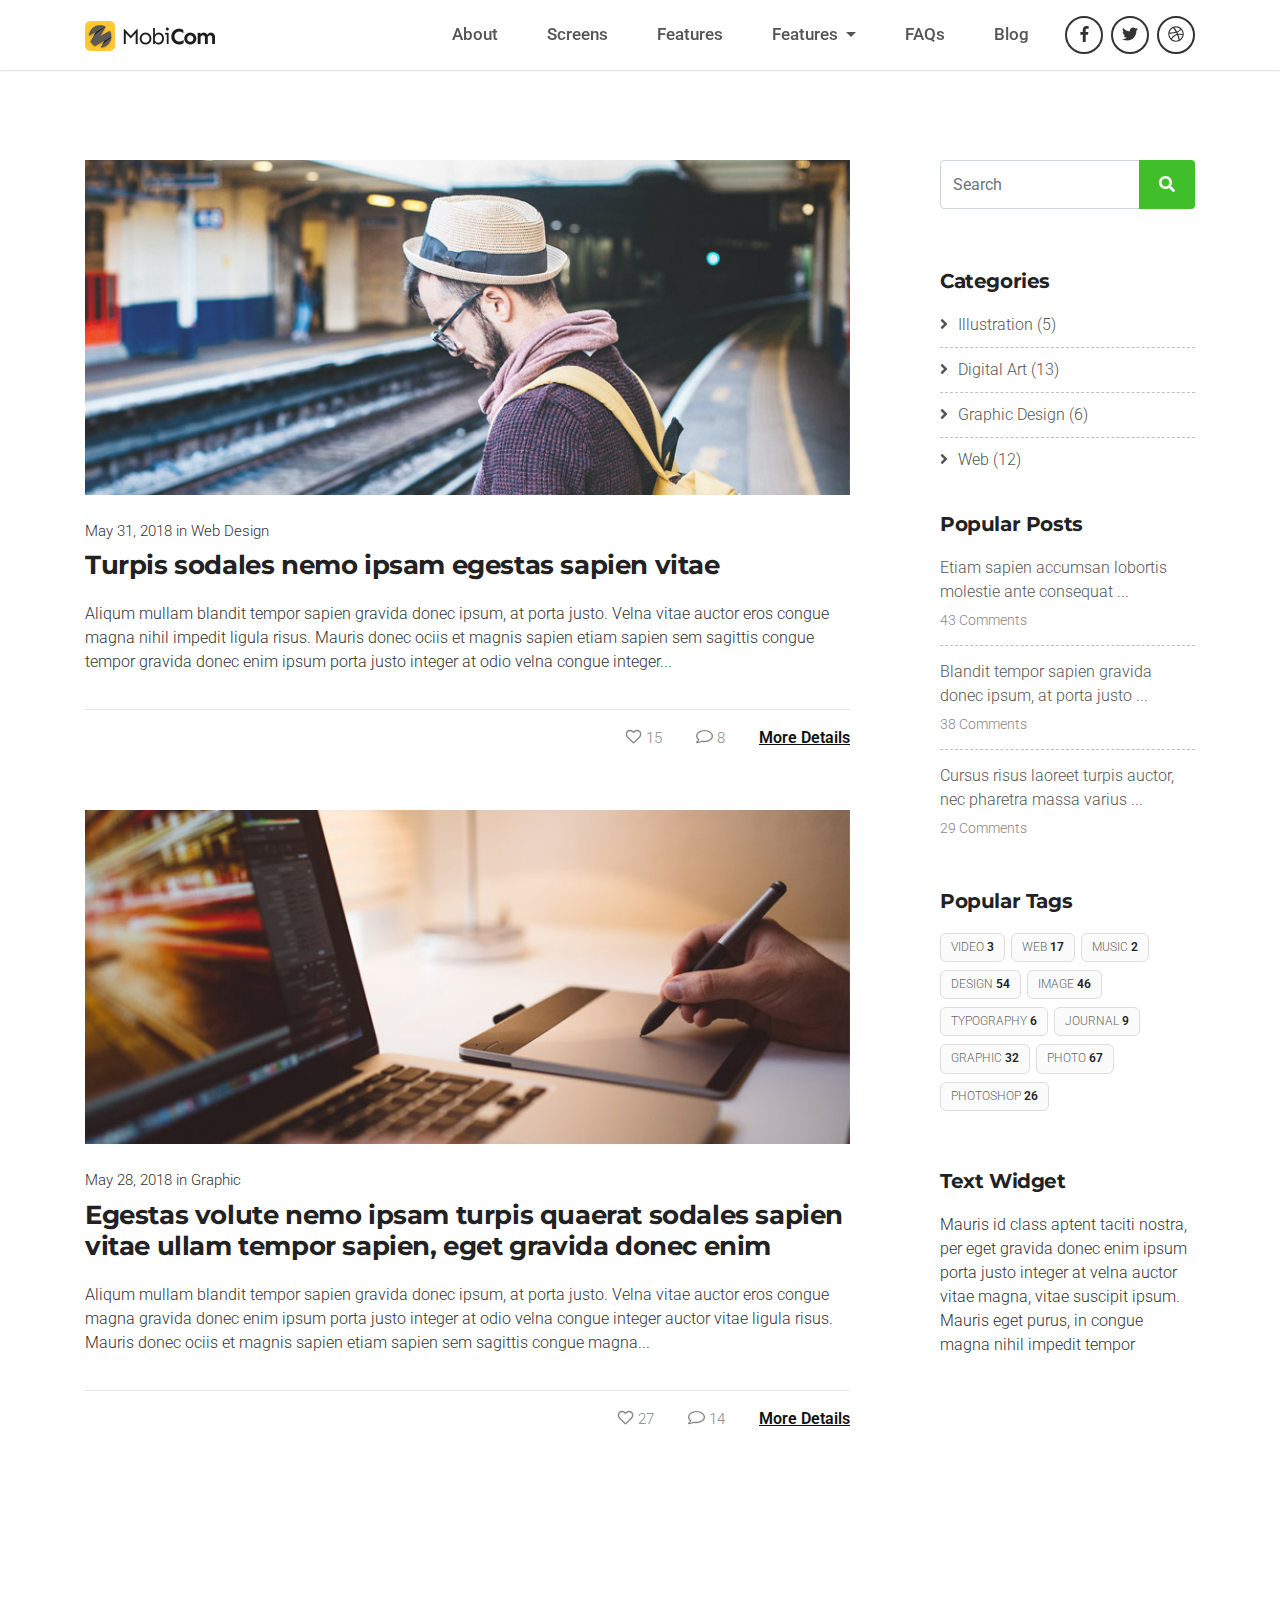
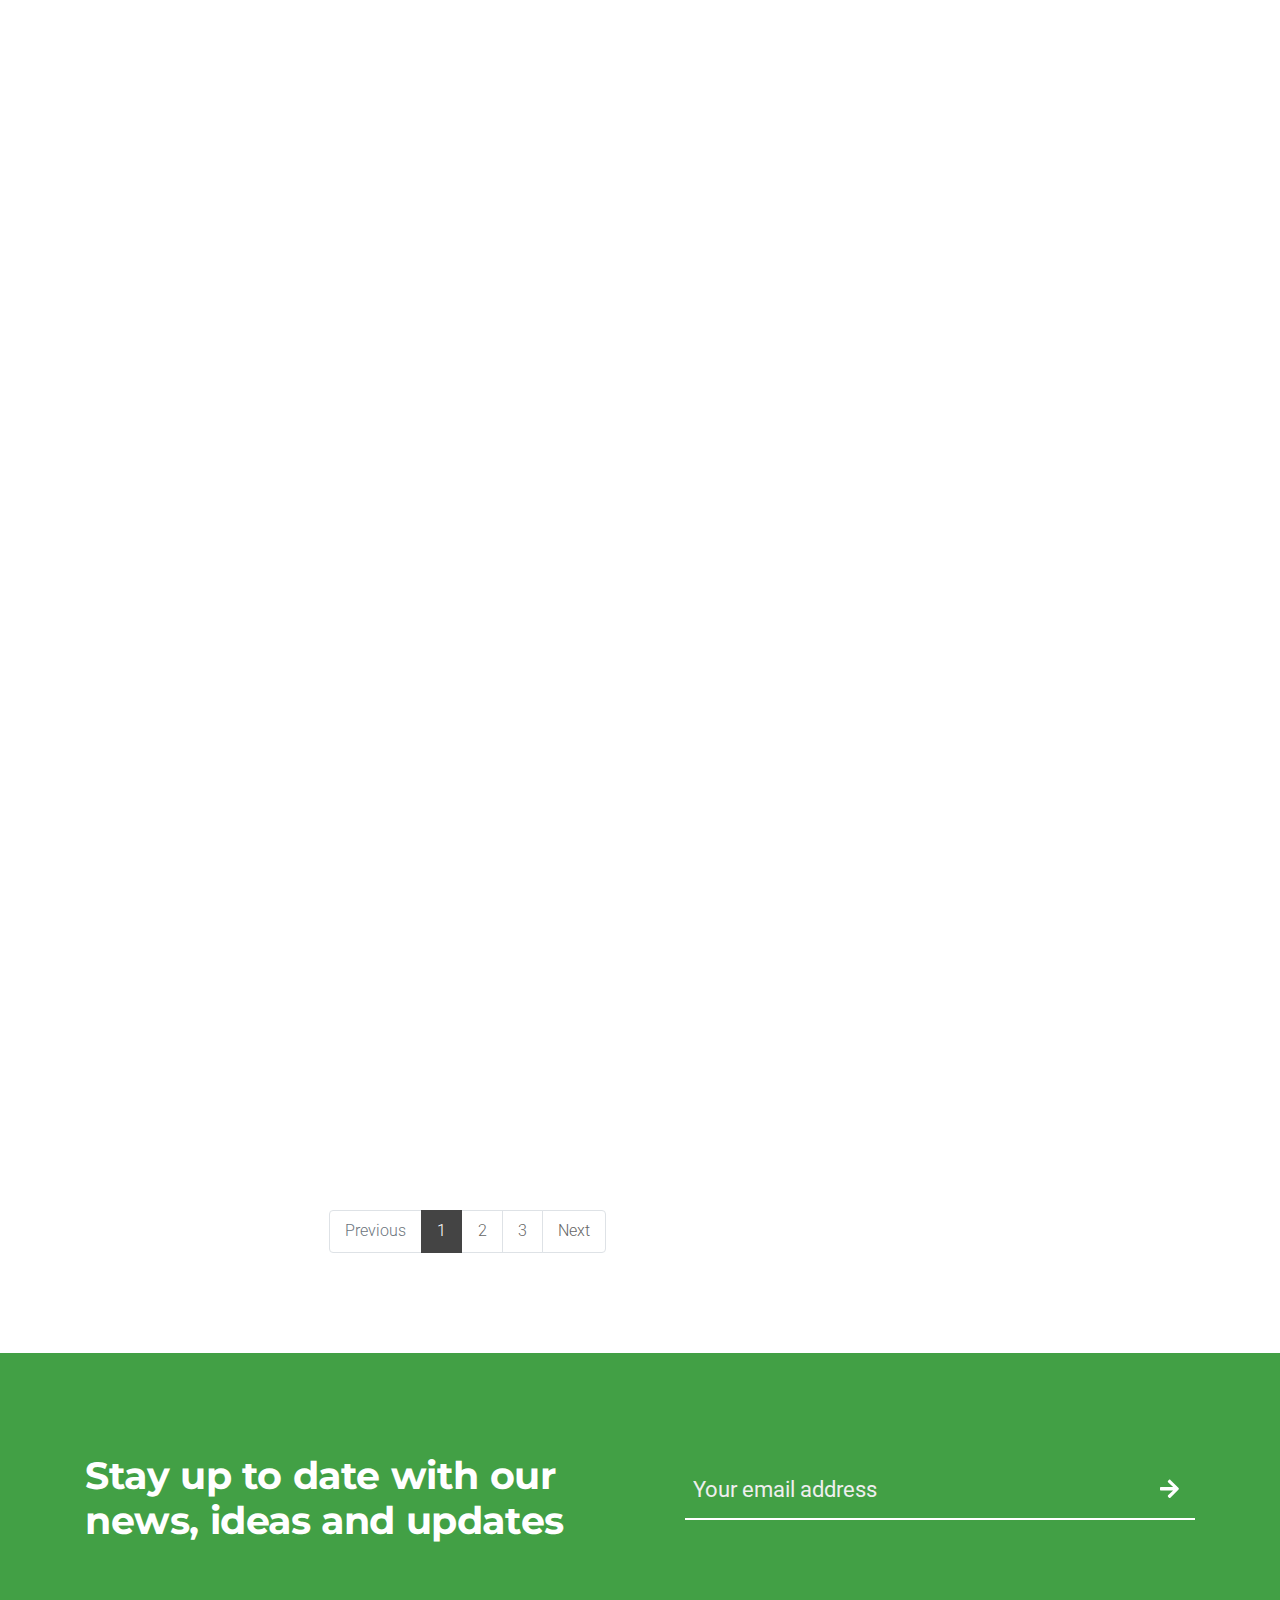
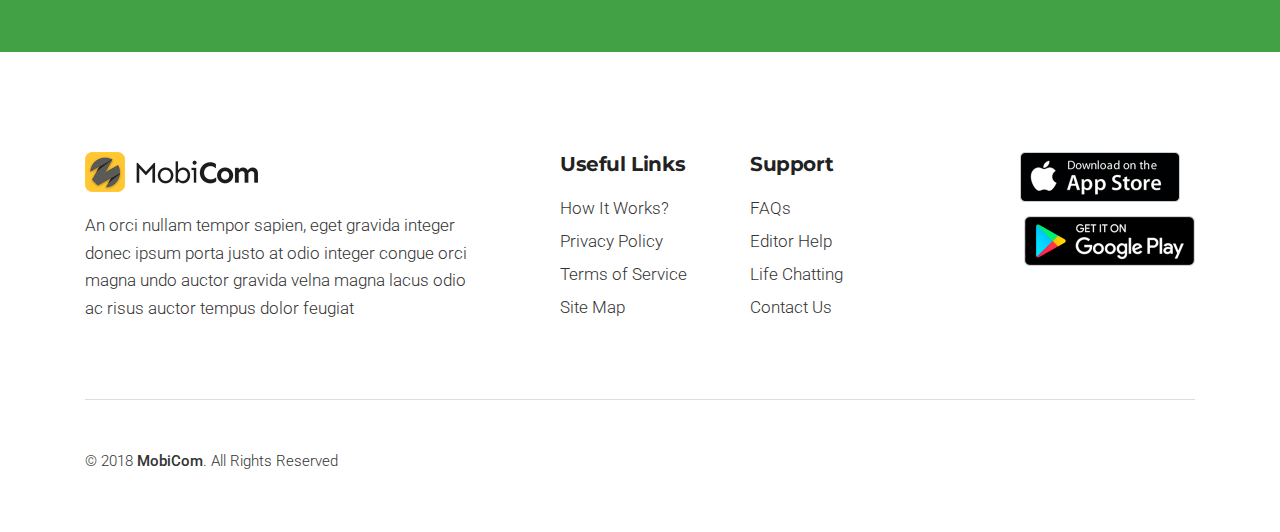
<file: blog-listing.html>
<!DOCTYPE html>
<!-- MobiCom - Mobile App Landing Page Template design by DSAThemes (http://www.dsathemes.com) -->
<!--[if lt IE 7 ]><html class="ie ie6" lang="en"> <![endif]-->
<!--[if IE 7 ]><html class="ie ie7" lang="en"> <![endif]-->
<!--[if IE 8 ]><html class="ie ie8" lang="en"> <![endif]-->
<!--[if (gte IE 9)|!(IE)]><!-->
<html lang="en">



	
<!-- Mirrored from dsathemes.com/html/mobicom/files/blog-listing.html by HTTrack Website Copier/3.x [XR&CO'2014], Sat, 28 Sep 2019 23:57:49 GMT -->
<head>



		<meta charset="utf-8">
		<meta http-equiv="X-UA-Compatible" content="IE=edge"/>
		<meta name="author" content="DSAThemes"/>	
		<meta name="description" content="MobiCom - Mobile App Landing Page Template"/>
		<meta name="keywords" content="Responsive, HTML5 template, DSAThemes, Mobile, Application, One Page, Landing, Mobile App">	
		<meta name="viewport" content="width=device-width, initial-scale=1.0"/>
				
  		<!-- SITE TITLE -->
		<title>MobiCom - Mobile App Landing Page Template</title>
							
		<!-- FAVICON AND TOUCH ICONS  -->
		<link rel="shortcut icon" href="images/favicon.ico" type="image/x-icon">
		<link rel="icon" href="images/favicon.ico" type="image/x-icon">
		<link rel="apple-touch-icon" sizes="152x152" href="images/apple-touch-icon-152x152.png">
		<link rel="apple-touch-icon" sizes="120x120" href="images/apple-touch-icon-120x120.png">
		<link rel="apple-touch-icon" sizes="76x76" href="images/apple-touch-icon-76x76.png">
		<link rel="apple-touch-icon" href="images/apple-touch-icon.png">

		<!-- GOOGLE FONTS -->
		<link href="https://fonts.googleapis.com/css?family=Roboto:300,400,500,700,900" rel="stylesheet"> 		
		<link href="https://fonts.googleapis.com/css?family=Montserrat:300,400,500,600,700" rel="stylesheet"> 

		<!-- BOOTSTRAP CSS -->
		<link href="css/bootstrap.min.css" rel="stylesheet">
				
		<!-- FONT ICONS -->
		<link href="css/fa-svg-with-js.css" rel="stylesheet">	
		<link href="css/pe-icon-7-stroke.css" rel="stylesheet">

		<!-- PLUGINS STYLESHEET -->
		<link href="css/magnific-popup.css" rel="stylesheet">
		<link href="css/slick.css" rel="stylesheet">
		<link href="css/slick-theme.css" rel="stylesheet">

		<!-- On Scroll Animations -->
		<link href="css/animate.css" rel="stylesheet">
				
		<!-- TEMPLATE CSS -->
		<link href="css/style.css" rel="stylesheet"> 	

		<!-- RESPONSIVE CSS -->
		<link href="css/responsive.css" rel="stylesheet"> 

		

	</head>



	<body>




		<!-- PRELOADER
		============================================= -->		
		<div id="loader-wrapper">
			<div id="loader">
				<ul class="cssload-flex-container">
					<li><span class="cssload-loading"></span></li>
				</ul>
			</div>
		</div>




		<!-- PAGE CONTENT
		============================================= -->	
		<div id="page" class="page">




			<!-- HEADER
			============================================= -->
			<header id="header" class="header">
				<nav class="navbar fixed-top navbar-expand-lg navbar-light bg-light">
					<div class="container">


						<!-- LOGO IMAGE -->
						<!-- For Retina Ready displays take a image with double the amount of pixels that your image will be displayed (e.g 260 x 60 pixels) -->
				 		<a href="#hero-1" class="navbar-brand logo-white"><img src="images/logo-grey.png" width="130" height="30" alt="header-logo"></a>
				 		<a href="#hero-1" class="navbar-brand logo-black"><img src="images/logo.png" width="130" height="30" alt="header-logo"></a>


				 		<!-- Responsive Menu Button -->
				 		<button class="navbar-toggler" type="button" data-toggle="collapse" data-target="#navbarSupportedContent" aria-controls="navbarSupportedContent" aria-expanded="false" aria-label="Toggle navigation">
				   		 	<span class="navbar-toggler-icon"></span>
				  		</button>


				  		<!-- Navigation Menu -->
				  		<div id="navbarSupportedContent" class="collapse navbar-collapse">
					   		<ul class="navbar-nav ml-auto">

					     		<li class="nav-item nl-simple"><a class="nav-link" href="#content-4">About</a> </li>
					     		<li class="nav-item nl-simple"><a class="nav-link" href="#screens-2">Screens</a></li>
					      		<li class="nav-item nl-simple"><a class="nav-link" href="#features-3">Features</a></li>  

					      		<!-- Dropdown Link -->
					      		<li class="nav-item dropdown">
							        <a class="nav-link dropdown-toggle" href="#" id="navbarDropdown" role="button" data-toggle="dropdown" aria-haspopup="true" aria-expanded="false">
							          Features
							        </a>
							        <div class="dropdown-menu" aria-labelledby="navbarDropdown">
							        	<a class="dropdown-item" href="#">Why MobiCom</a>
							         	<a class="dropdown-item" href="#">How It Works</a>
							          	<div class="dropdown-divider"></div>
							         	<a class="dropdown-item" href="#">Watch Video</a>
							        </div>
							    </li>
							      		
					      		<li class="nav-item nl-simple"><a class="nav-link" href="#faqs-1">FAQs</a></li>
					      		<li class="nav-item nl-simple"><a class="nav-link" href="#blog-1">Blog</a></li>

								<!-- Header Social Icons -->															
								<li class="header-socials clearfix">
									<span><a href="#" class="ico-facebook"><i class="fab fa-facebook-f"></i></a></span>
									<span><a href="#" class="ico-twitter"><i class="fab fa-twitter"></i></a></span>
									<span><a href="#" class="ico-dribbble"><i class="fab fa-dribbble"></i></a></span>	

									<!--
									<span><a href="#" class="ico-behance"><i class="fab fa-behance"></i></a></span>										
									<span><a href="#" class="ico-instagram"><i class="fab fa-instagram"></i></a></span>
									<span><a href="#" class="ico-pinterest"><i class="fab fa-pinterest-p"></i></a></span>
									<span><a href="#" class="ico-google-plus"><i class="fab fa-google-plus-g"></i></a></span>
									<span><a href="#" class="ico-linkedin"><i class="fab fa-linkedin-in"></i></a></span>
									<span><a href="#" class="ico-tumblr"><i class="fab fa-tumblr"></i></a></span>
									<span><a href="#" class="ico-youtube"><i class="fab fa-youtube"></i></a></span>
									<span><a href="#" class="ico-vk"><i class="fab fa-vk"></i></a></span>																		
									-->
								</li>

					      	</ul>
					    </div>	<!-- End Navigation Menu -->


					</div>	  <!-- End container -->
				</nav>	   <!-- End navbar  -->
			</header>	<!-- END HEADER -->




			<!-- BLOG PAGE CONTENT
			============================================= -->
			<div id="blog-page" class="blog-page-section division">
				<div class="container">
				 	<div class="row">


				 		<!-- BLOG POSTS HOLDER -->
				 		<div class="col-md-9">
				 			<div class="posts-holder p-right-60">


					 			<!-- BLOG POST #1 --> 
					 			<div class="blog-post animated" data-animation="fadeInUp" data-animation-delay="300">
				 			
						 			<!-- BLOG POST IMAGE -->
						 			<div class="blog-post-img m-bottom-25">
										<img class="img-fluid" src="images/blog/post-4-img.jpg" alt="blog-post-image" />	
									</div>

									<!-- BLOG POST TEXT -->
									<div class="blog-post-txt m-bottom-10">

										<!-- Post Data -->
										<span>May 31, 2018 in Web Design</span>

										<!-- Post Title -->
										<h4 class="h4-xs m-bottom-20">Turpis sodales nemo ipsam egestas sapien vitae</h4>

										<!-- Post Text -->
										<p>Aliqum  mullam blandit tempor sapien gravida donec ipsum, at porta justo. Velna vitae
										   auctor eros congue magna nihil impedit ligula risus. Mauris donec ociis et magnis sapien
										   etiam sapien sem sagittis congue tempor gravida donec enim ipsum porta justo integer at
										   odio velna congue integer...
										</p>

									</div>

									<hr />
												
									<!-- BLOG POST META -->
									<div class="blog-post-meta text-right">
										
										<span><i class="far fa-heart"></i> 15</span>
										<span><i class="far fa-comment"></i> 8</span>								
											
										<!-- Post Link -->
										<a href="single-post.html">More Details</a>

									</div>

								</div>	<!-- END BLOG POST #1 -->



								<!-- BLOG POST #2 --> 
								<div class="blog-post animated" data-animation="fadeInUp" data-animation-delay="500">
				 			
						 			<!-- BLOG POST IMAGE -->
						 			<div class="blog-post-img m-bottom-25">
										<img class="img-fluid" src="images/blog/post-5-img.jpg" alt="blog-post-image" />	
									</div>

									<!-- BLOG POST TEXT -->
									<div class="blog-post-txt m-bottom-10">

										<!-- Post Data -->
										<span>May 28, 2018 in Graphic</span>

										<!-- Post Title -->
										<h4 class="h4-xs m-bottom-20">Egestas volute nemo ipsam turpis quaerat sodales sapien vitae
										   ullam tempor sapien, eget gravida donec enim
										</h4>

										<!-- Post Text -->
										<p>Aliqum  mullam blandit tempor sapien gravida donec ipsum, at porta justo. Velna vitae
										   auctor eros congue magna gravida donec enim ipsum porta justo integer at odio velna congue
										   integer auctor vitae ligula risus. Mauris donec ociis et magnis sapien etiam sapien sem
										   sagittis congue magna...
										</p>

									</div>

									<hr />
												
									<!-- BLOG POST META -->
									<div class="blog-post-meta text-right">
										
										<span><i class="far fa-heart"></i> 27</span>
										<span><i class="far fa-comment"></i> 14</span>								
											
										<!-- Post Link -->
										<a href="single-post.html">More Details</a>

									</div>

								</div>	<!-- END BLOG POST #2 -->



								<!-- BLOG POST #3 --> 
								<div class="blog-post animated" data-animation="fadeInUp" data-animation-delay="700">
				 			
						 			<!-- BLOG POST IMAGE -->
						 			<div class="blog-post-img m-bottom-25">
						 				<div class="video-preview text-center m-bottom-10">

											<!-- Change the link HERE!!! -->
											<a class="video-popup" href="https://www.youtube.com/watch?v=kuceVNBTJio">
													
												<!-- Play Icon -->
												<div class="video-block-wrapper"><div class="play-icon-green"></div></div>
														
												<!-- Preview Image -->
												<img class="img-fluid" src="images/blog/post-6-img.jpg" alt="video-preview">

											</a>									

										</div>
									</div>

									<!-- BLOG POST TEXT -->
									<div class="blog-post-txt m-bottom-10">

										<!-- Post Data -->
										<span>May 4, 2018 in Travelling</span>

										<!-- Post Title -->
										<h4 class="h4-xs m-bottom-20">Sapien gravida donec ipsum, at porta turpis vitae</h4>

										<!-- Post Text -->
										<p>Aliqum  mullam blandit gravida donec enim ipsum porta justo integer at odio velna congue
										   integer auctor vitae magna at risus integertempor sapien gravida donec ipsum, at porta justo.
										   Velna vitae auctor eros congue at risus integer nihil impedit tempor tempor ligula risus
										   mauris donec ociis et magnis...
										</p>

									</div>

									<hr />
												
									<!-- BLOG POST META -->
									<div class="blog-post-meta text-right">
										
										<span><i class="far fa-heart"></i> 41</span>
										<span><i class="far fa-comment"></i> 19</span>								
											
										<!-- Post Link -->
										<a href="single-post.html">More Details</a>

									</div>

								</div>	<!-- END BLOG POST #3 -->	



								<!-- BLOG POST #4 --> 
								<div class="blog-post animated" data-animation="fadeInUp" data-animation-delay="900">
				 			
						 			<!-- BLOG POST IMAGE -->
						 			<div class="blog-post-img m-bottom-25">
										<img class="img-fluid" src="images/blog/post-7-img.jpg" alt="blog-post-image" />	
									</div>

									<!-- BLOG POST TEXT -->
									<div class="blog-post-txt m-bottom-10">

										<!-- Post Data -->
										<span>April 30, 2018 in Travelling</span>

										<!-- Post Title -->
										<h4 class="h4-xs m-bottom-20">Nemo ipsam egestas at turpis quaerat sapien vitae</h4>

										<!-- Post Text -->
										<p>Aliqum  mullam blandit gravida donec enim ipsum porta justo integer at odio velna congue
										   integer auctor vitae magna at risus integertempor sapien gravida donec ipsum, at porta justo.
										   Velna vitae auctor eros magna nihil impedit tempor ligula risus...
										</p>

									</div>

									<hr />
												
									<!-- BLOG POST META -->
									<div class="blog-post-meta text-right">
										
										<span><i class="far fa-heart"></i> 34</span>
										<span><i class="far fa-comment"></i> 12</span>								
											
										<!-- Post Link -->
										<a href="single-post.html">More Details</a>

									</div>

								</div>	<!-- END BLOG POST #4 -->	



								<!-- BLOG PAGE PAGINATION -->
								<div class="blog-page-pagination m-top-80">
									<nav aria-label="Page navigation">
										<ul class="pagination justify-content-center">
	    									<li class="page-item disabled"><a class="page-link" href="#" tabindex="-1">Previous</a></li>
										    <li class="page-item active"><a class="page-link" href="#">1 <span class="sr-only">(current)</span></a></li>
										    <li class="page-item"><a class="page-link" href="#">2</a> </li>
										    <li class="page-item"><a class="page-link" href="#">3</a></li>
										    <li class="page-item"><a class="page-link" href="#">Next</a></li>
	 									</ul>	
	 								</nav>					
								</div>



				 			</div>
				 		</div>	 <!-- END BLOG POSTS HOLDER -->



				 		<!-- SIDEBAR RIGHT
						============================================= -->
						<aside id="sidebar-right" class="col-md-3">


							<!-- Search Field --> 
							<div id="search-field" class="sidebar-div m-bottom-60">
								
								<div class="input-group mb-3">
								  	<input type="text" class="form-control" placeholder="Search" aria-label="Search" aria-describedby="search-field">
								 	<div class="input-group-append">
								    	<button class="btn btn-lightgreen" type="button"><i class="fa fa-search" aria-hidden="true"></i></button>
								 	</div>
								</div>

							</div>


							<!-- Blog Categories --> 
							<div id="blog-cat" class="sidebar-div m-bottom-40">
									
								<!-- Title -->
								<h5 class="h5-md">Categories</h5>

								<ul class="blog-category-list clearfix">
									<li><a href="#" title=""><i class="fa fa-angle-right" aria-hidden="true"></i>Illustration</a> <span>(5)</span></li>
									<li><a href="#" title=""><i class="fa fa-angle-right" aria-hidden="true"></i>Digital Art</a> <span>(13)</span></li>
									<li><a href="#" title=""><i class="fa fa-angle-right" aria-hidden="true"></i>Graphic Design</a> <span>(6)</span></li>
									<li><a href="#" title=""><i class="fa fa-angle-right" aria-hidden="true"></i>Web</a> <span>(12)</span></li>
								</ul>

							</div>


							<!-- Most Popular Posts -->
							<div id="popular-posts" class="sidebar-div m-bottom-50">
									
								<!-- Title -->
								<h5 class="h5-md">Popular Posts</h5>

								<ul class="popular-posts">
								
									<!-- Popular post #1 -->
									<li class="clearfix">
										<div class="post-summary">
											<a href="single-post.html">Etiam sapien accumsan lobortis molestie ante consequat ...</a>
											<p>43 Comments</p>
										</div>
									</li>
									
									<!-- Popular post #2 -->
									<li class="clearfix">
										<div class="post-summary">
											<a href="single-post.html">Blandit tempor sapien gravida donec ipsum, at porta justo ...</a>
											<p>38 Comments</p>
										</div>
									</li>
									
									<!-- Popular post #3 -->
									<li class="clearfix">
										<div class="post-summary">
											<a href="single-post.html">Cursus risus laoreet turpis auctor, nec pharetra massa varius ...</a>
											<p>29 Comments</p>
										</div>
									</li>
								</ul>

							</div>


							<!-- Popular Tags -->
							<div id="popular-tags" class="sidebar-div m-bottom-50">
									
								<!-- Title -->
								<h5 class="h5-md">Popular Tags</h5>

								<span class="badge"><a href="#">video</a> 3</span>
								<span class="badge"><a href="#">web</a> 17</span> 
								<span class="badge"><a href="#">music</a> 2</span> 
								<span class="badge"><a href="#">design</a> 54</span> 
								<span class="badge"><a href="#">image</a> 46</span>  								 
								<span class="badge"><a href="#">typography</a> 6</span> 
								<span class="badge"><a href="#">journal</a> 9</span>
								<span class="badge"><a href="#">graphic</a> 32</span>  
								<span class="badge"><a href="#">photo</a> 67</span> 
								<span class="badge"><a href="#">photoshop</a> 26</span>

							</div>


							<!-- Text Widget -->						
							<div id="text-widget" class="sidebar-div m-bottom-50">
										
								<!-- Title -->
								<h5 class="h5-md">Text Widget</h5>
								
								<!-- Text -->													
								<p>Mauris id class aptent taciti nostra, per eget gravida donec enim ipsum porta justo integer
								   at velna auctor vitae magna, vitae suscipit ipsum. Mauris eget purus, in congue magna nihil 
								   impedit tempor 
								</p>
																		
							</div>		<!-- End Text Widget -->
							

						</aside>	<!-- END SIDEBAR RIGHT -->

				 		
				 	</div>	<!-- End row -->	
				 </div>	 <!-- End container -->
			</div>	<!-- END BLOG PAGE CONTENT -->




			<!-- NEWSLETTER-2
			============================================= -->
			<section id="newsletter-2" class="bg-scroll bg-green newsletter-section division">
				<div class="container white-color">
					<div class="row d-flex align-items-center">


						<!-- NEWSLETTER TEXT -->
						<div class="col-lg-6">
							<div class="newsletter-txt">

								<!-- Title -->
								<h3 class="h3-xs">Stay up to date with our news, ideas and updates</h3>

							</div>
						</div>


						<!-- NEWSLETTER FORM -->
						<div class="col-lg-6">
							<form class="newsletter-form p-left-30">
											
								<div class="input-group">
									<input type="email" class="form-control" placeholder="Your email address" required id="s-email">								
									<span class="input-group-btn">
										<button type="submit" class="btn"><i class="fas fa-arrow-right"></i></button>
									</span>										
								</div>

								<!-- Newsletter Form Notification -->	
								<label for="s-email" class="form-notification"></label>
												
							</form>
						</div>


					</div>	  <!-- End row -->
				</div>	   <!-- End container -->	
			</section>	<!-- END NEWSLETTER-2 -->




			<!-- FOOTER-1
			============================================= -->
			<footer id="footer-1" class="wide-60 footer division">
				<div class="container">


					<!-- FOOTER CONTENT -->
					<div class="row">


						<!-- FOOTER INFO -->
						<div class="col-lg-5">
							<div class="footer-info p-right-45 m-bottom-40">

								<!-- Footer Logo -->	
								<!-- For Retina Ready displays take a image, with double the amount of pixels that your image will be displayed (e.g 346 x 80 pixels) -->
								<img src="images/footer-logo.png" width="173" height="40" alt="footer-logo">
								
								<!-- Text -->	
								<p class="m-top-20">An orci nullam tempor sapien, eget gravida integer donec ipsum porta justo at odio
								   integer congue orci magna undo auctor gravida velna magna lacus odio ac risus auctor tempus dolor feugiat
								</p>

							</div>	
						</div>


						<!-- FOOTER LINKS -->
						<div class="col-md-4 col-lg-2">
							<div class="footer-links m-bottom-40">

								<!-- Title -->
								<h5 class="h5-md">Useful Links</h5>

								<!-- Footer Links -->
								<ul class="foo-links clearfix">
									<li><a href="#">How It Works?</a></li>
									<li><a href="#">Privacy Policy</a></li>
									<li><a href="#">Terms of Service</a></li>
									<li><a href="#">Site Map</a></li>
								</ul>							

							</div>	
						</div>


						<!-- FOOTER LINKS -->
						<div class="col-md-4 col-lg-2">
							<div class="footer-links m-bottom-40">

								<!-- Title -->
								<h5 class="h5-md">Support</h5>

								<!-- Footer Links -->
								<ul class="foo-links clearfix">
									<li><a href="#">FAQs</a></li>									
									<li><a href="#">Editor Help</a></li>							
									<li><a href="#">Life Chatting</a></li>
									<li><a href="#">Contact Us</a></li>
								</ul>

							</div>	
						</div>


						<!-- FOOTER STORE BADGES -->
						<div class="col-md-4 col-lg-3">													
							<div class="footer-stores-badge text-right m-bottom-40">

								<!-- AppStore -->
								<a href="#" class="store">
									<img class="appstore-original" src="images/store_badges/appstore.png" width="160" height="50" alt="appstore-logo" />
								</a>
													
								<!-- Google Play -->
								<a href="#" class="store">
									<img class="googleplay-original" src="images/store_badges/googleplay.png" width="171" height="50" alt="googleplay-logo" />
								</a>
												
								<!-- Aamazon Market 
								<a href="#" class="store">
									<img class="amazon-original" src="images/store_badges/amazon.png" width="158" height="50" alt="amazon-logo" />
								</a>  -->
																					
								<!-- Windows Market  
								<a href="#" class="store">
									<img class="windows-original" src="images/store_badges/windows.png" width="164" height="50" alt="windows-logo" />
								</a> -->
													
							</div>
						</div>	<!-- END FOOTER STORE BADGES -->

					
					</div>	 <!-- END FOOTER CONTENT -->

					
					<!-- BOTTOM FOOTER -->
					<div class="bottom-footer">
						<div class="row">

							<!-- FOOTER COPYRIGHT -->
							<div class="col-md-12">
								<div class="footer-copyright">
									<p>&copy; 2018 <span>MobiCom</span>. All Rights Reserved</p>
								</div>
							</div>

						</div>
					</div>	<!-- END BOTTOM FOOTER -->


				</div>	    <!-- End container -->
			</footer>	<!-- END FOOTER-1 -->




		</div>	<!-- END PAGE CONTENT -->




		<!-- EXTERNAL SCRIPTS
		============================================= -->	
		<script src="js/jquery-3.2.1.min.js"></script>
		<script src="js/bootstrap.min.js"></script>	
		<script src="js/fontawesome-all.js"></script>	
		<script src="js/modernizr.custom.js"></script>
		<script src="js/jquery.easing.js"></script>
		<script src="js/retina.js"></script>	
		<script src="js/jquery.stellar.min.js"></script>	
		<script src="js/jquery.scrollto.js"></script>
		<script src="js/jquery.appear.js"></script>
		<script src="js/slick.min.js"></script>
		<script src="js/jquery.magnific-popup.min.js"></script>
		<script src="js/jquery.ajaxchimp.min.js"></script>		
		<script src="js/contact-form.js"></script>
		<script src="js/quick-form.js"></script>
		<script src="js/comment-form.js"></script>	
		<script src="js/jquery.validate.min.js"></script>
				
		<!-- Custom Script -->		
		<script src="js/custom.js"></script>
					
		<!-- HTML5 shim, for IE6-8 support of HTML5 elements. All other JS at the end of file. -->
		<!-- [if lt IE 9]>
			<script src="js/html5shiv.js" type="text/javascript"></script>
			<script src="js/respond.min.js" type="text/javascript"></script>
		<![endif] -->
							
		<!-- Google Analytics: Change UA-XXXXX-X to be your site's ID. Go to http://www.google.com/analytics/ for more information. -->	
								
		<!--
		<script>
			var _gaq = _gaq || [];
			_gaq.push(['_setAccount', 'UA-XXXXX-X']);
			_gaq.push(['_trackPageview']);

			(function() {
				var ga = document.createElement('script'); ga.type = 'text/javascript'; ga.async = true;
				ga.src = ('https:' == document.location.protocol ? 'https://ssl' : 'http://www') + '.google-analytics.com/ga.js';
				var s = document.getElementsByTagName('script')[0]; s.parentNode.insertBefore(ga, s);
			})();
		</script>
		-->



	</body>




<!-- Mirrored from dsathemes.com/html/mobicom/files/blog-listing.html by HTTrack Website Copier/3.x [XR&CO'2014], Sat, 28 Sep 2019 23:57:52 GMT -->
</html>
</file>
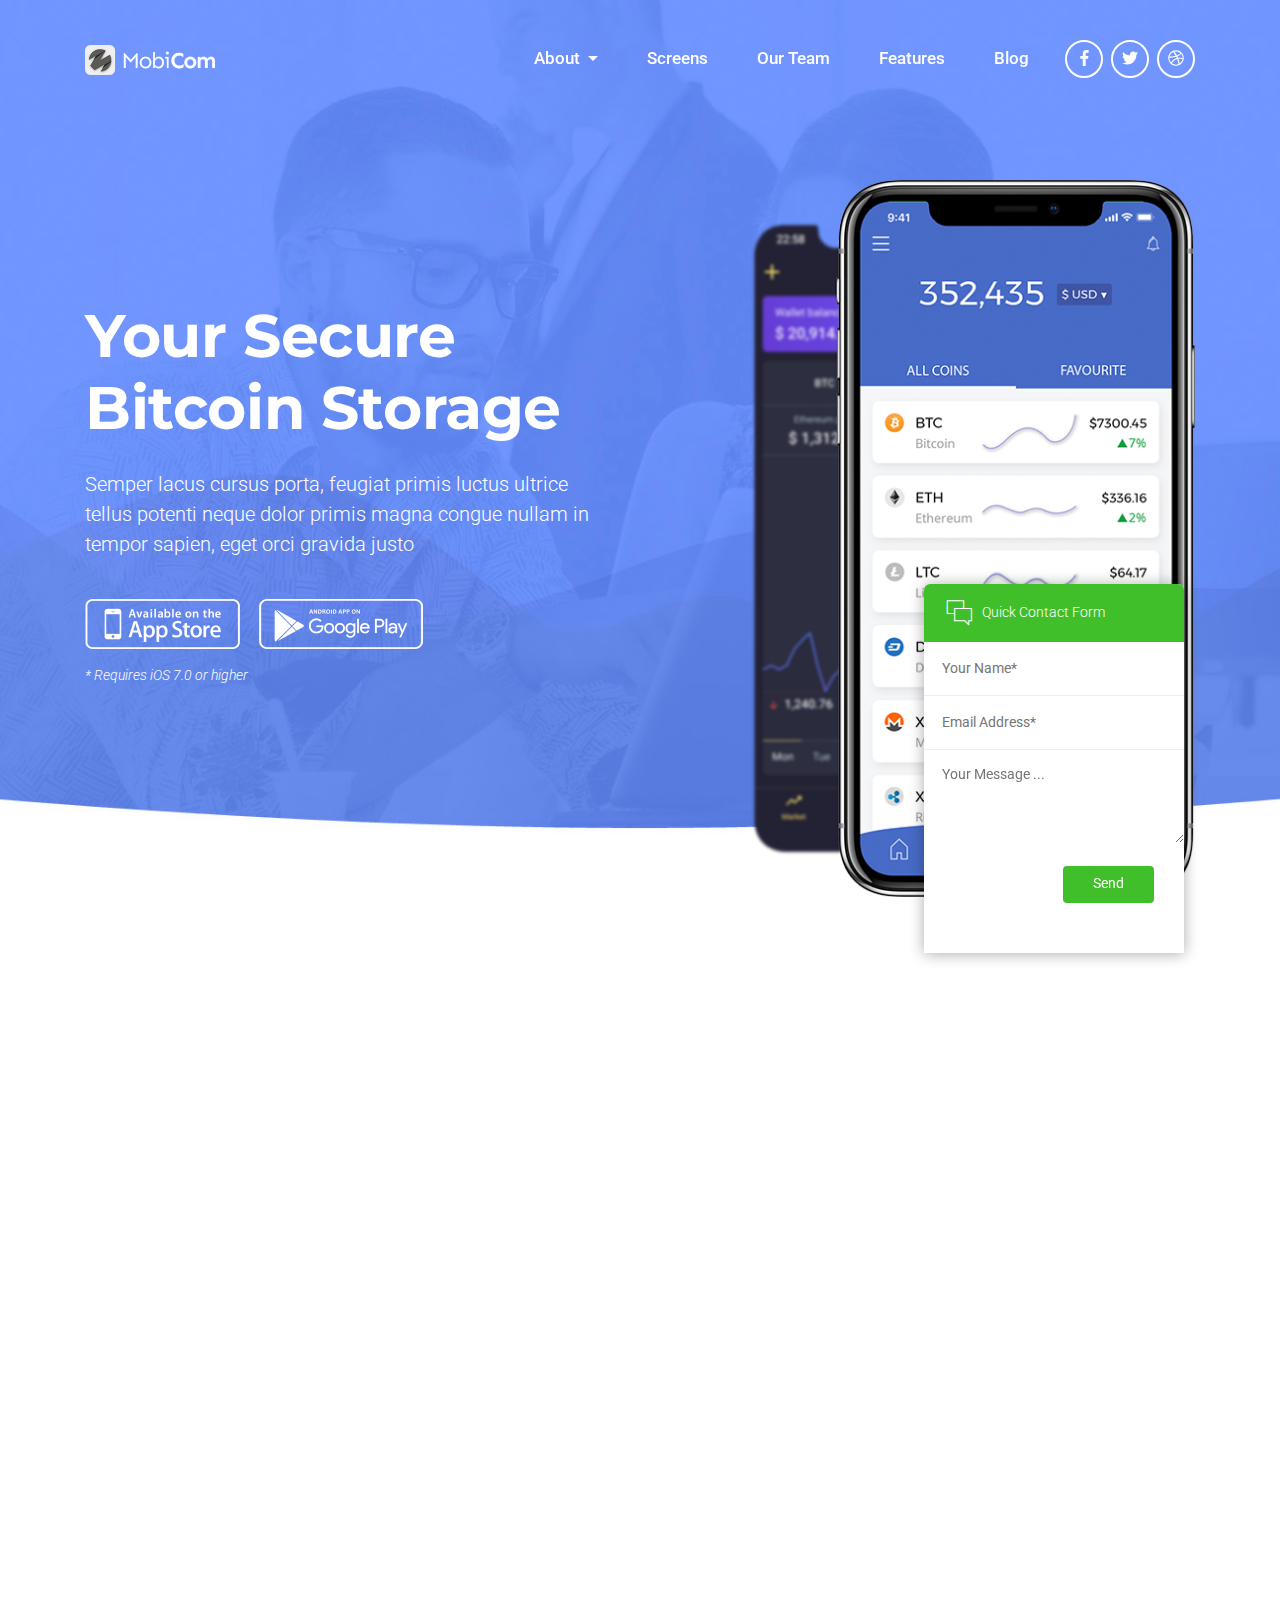
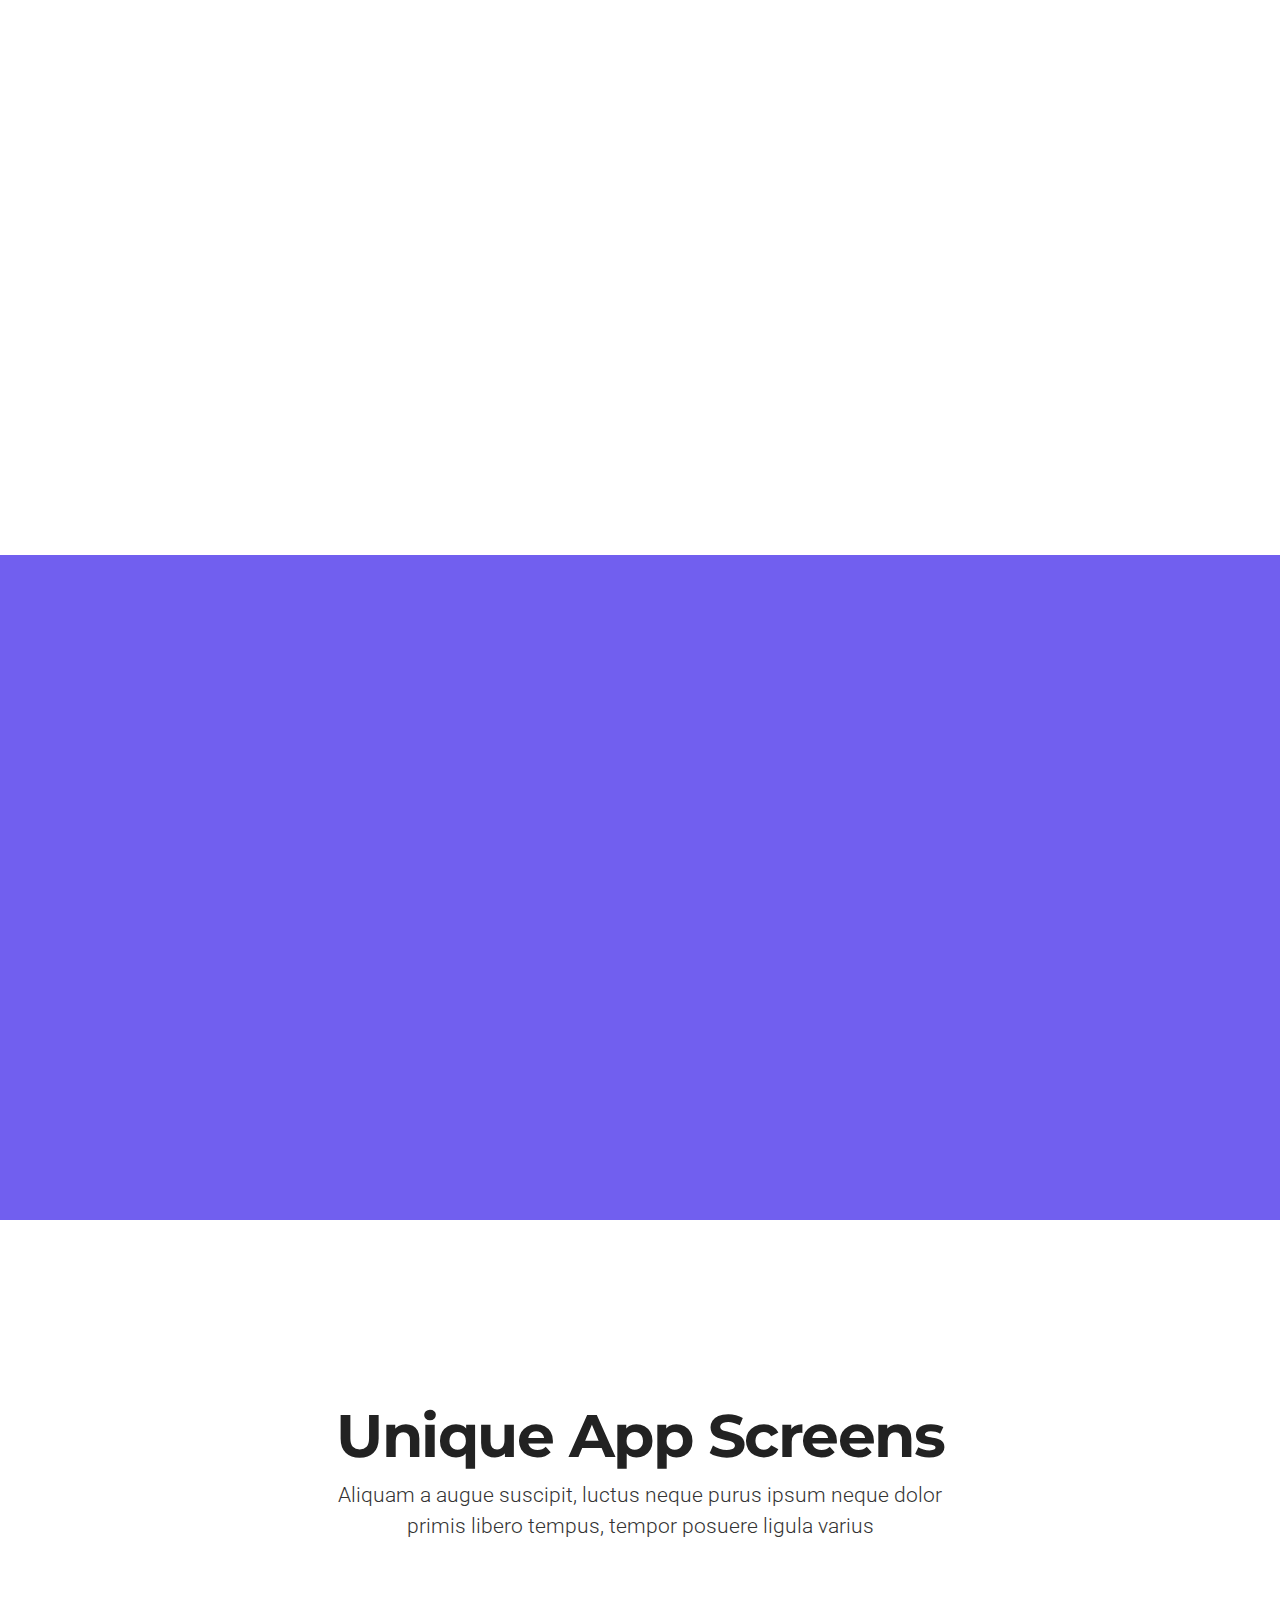
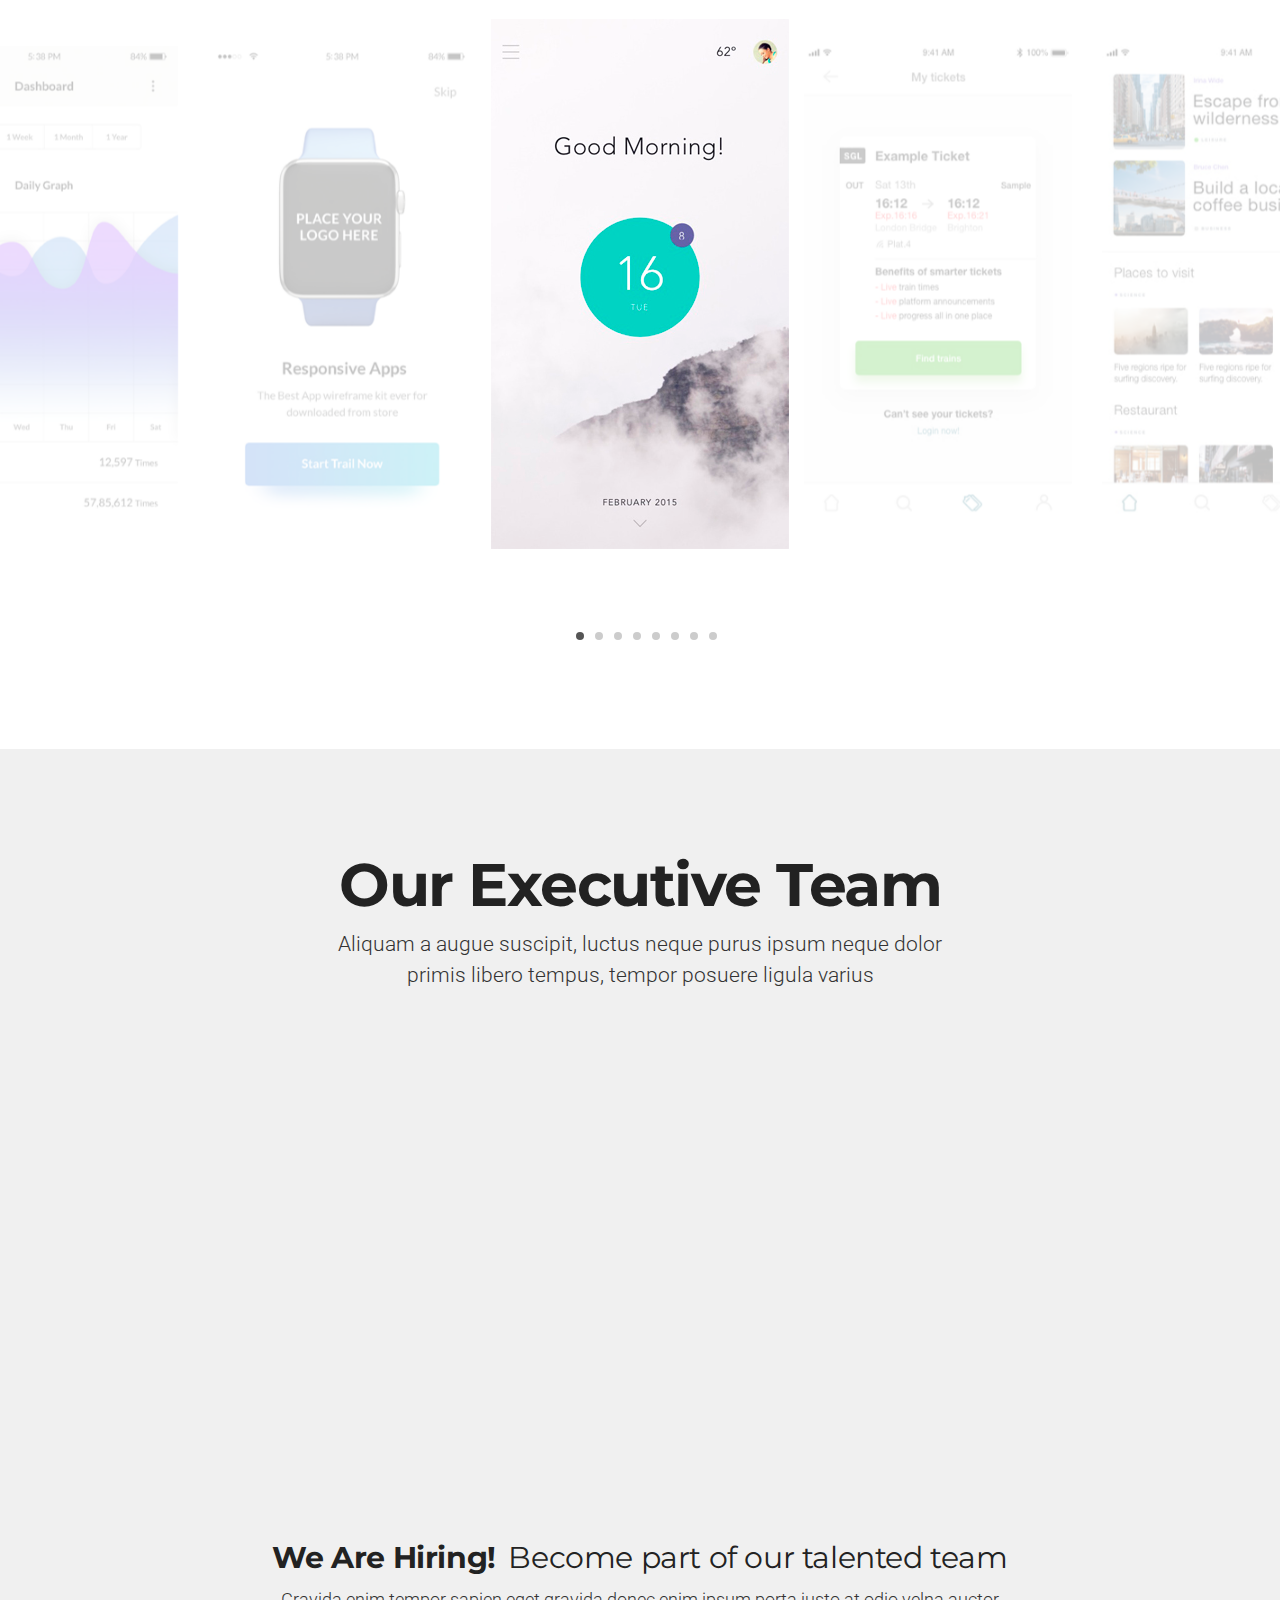
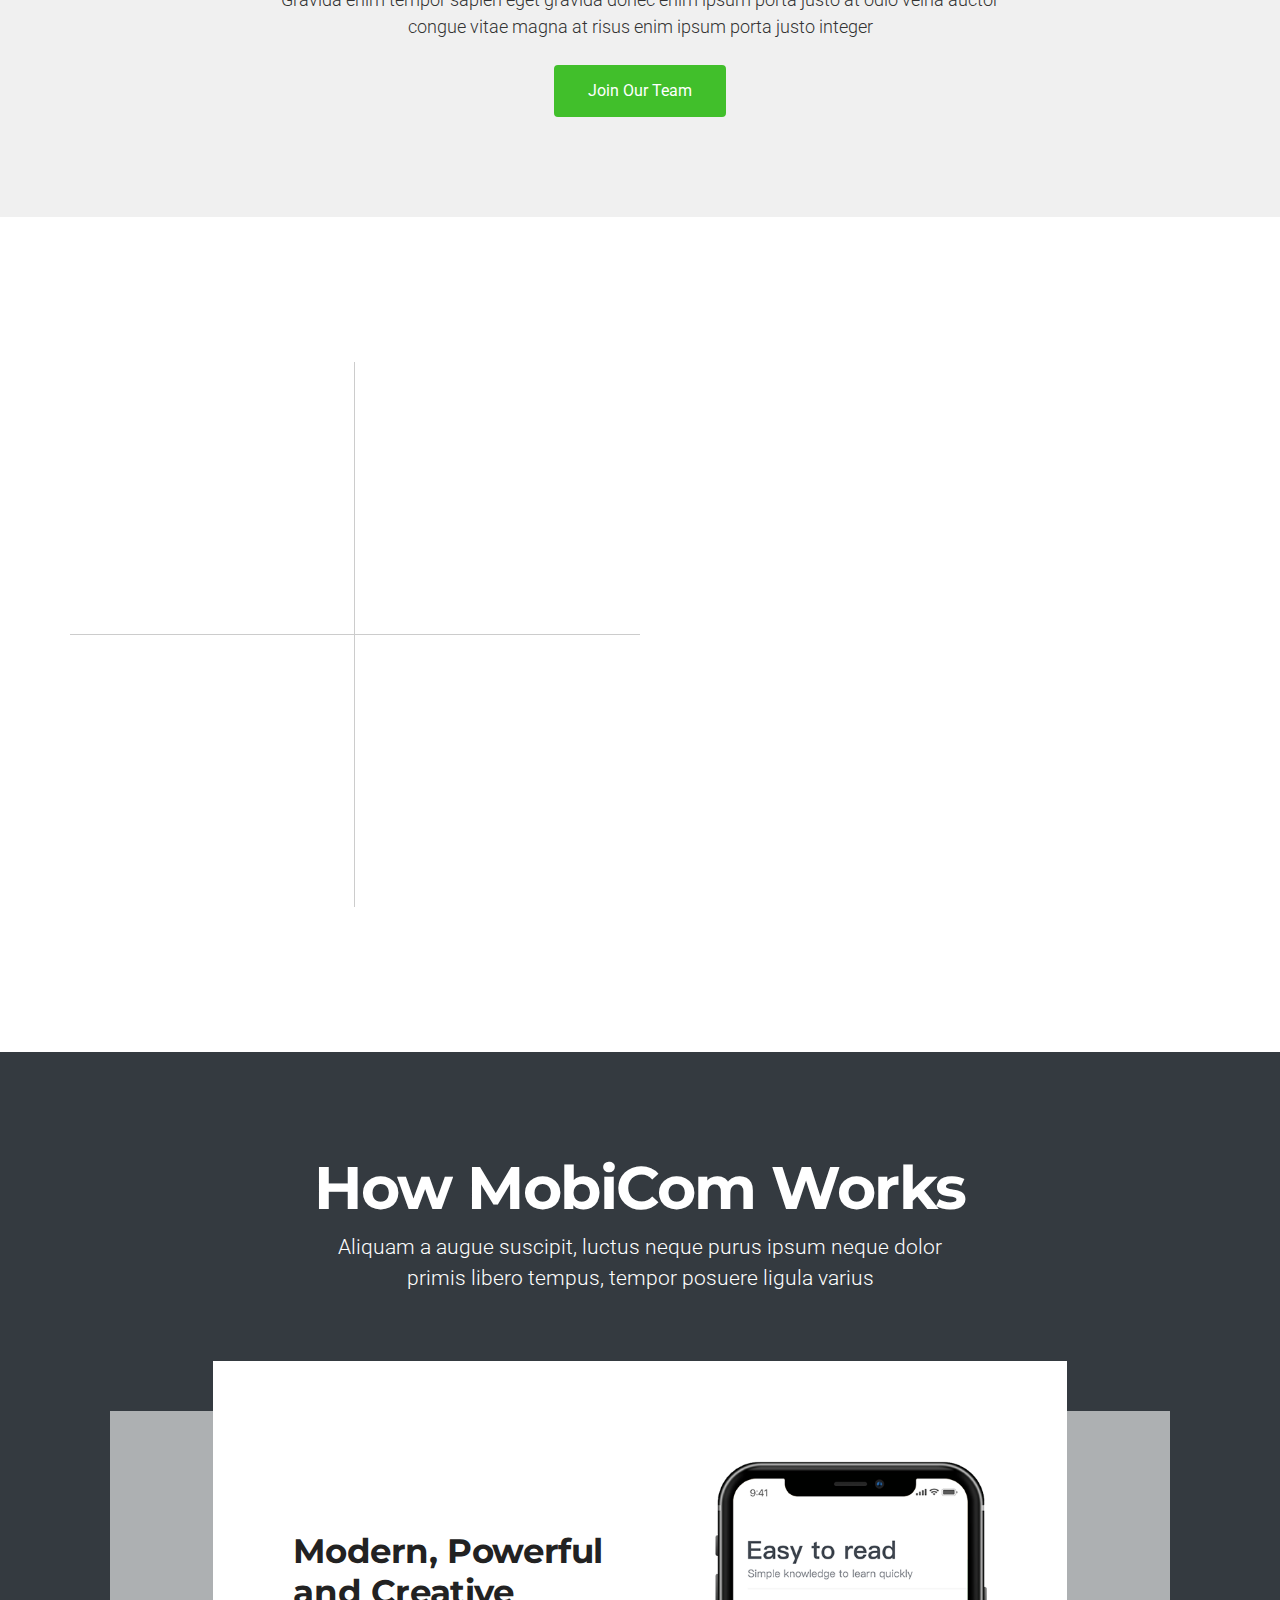
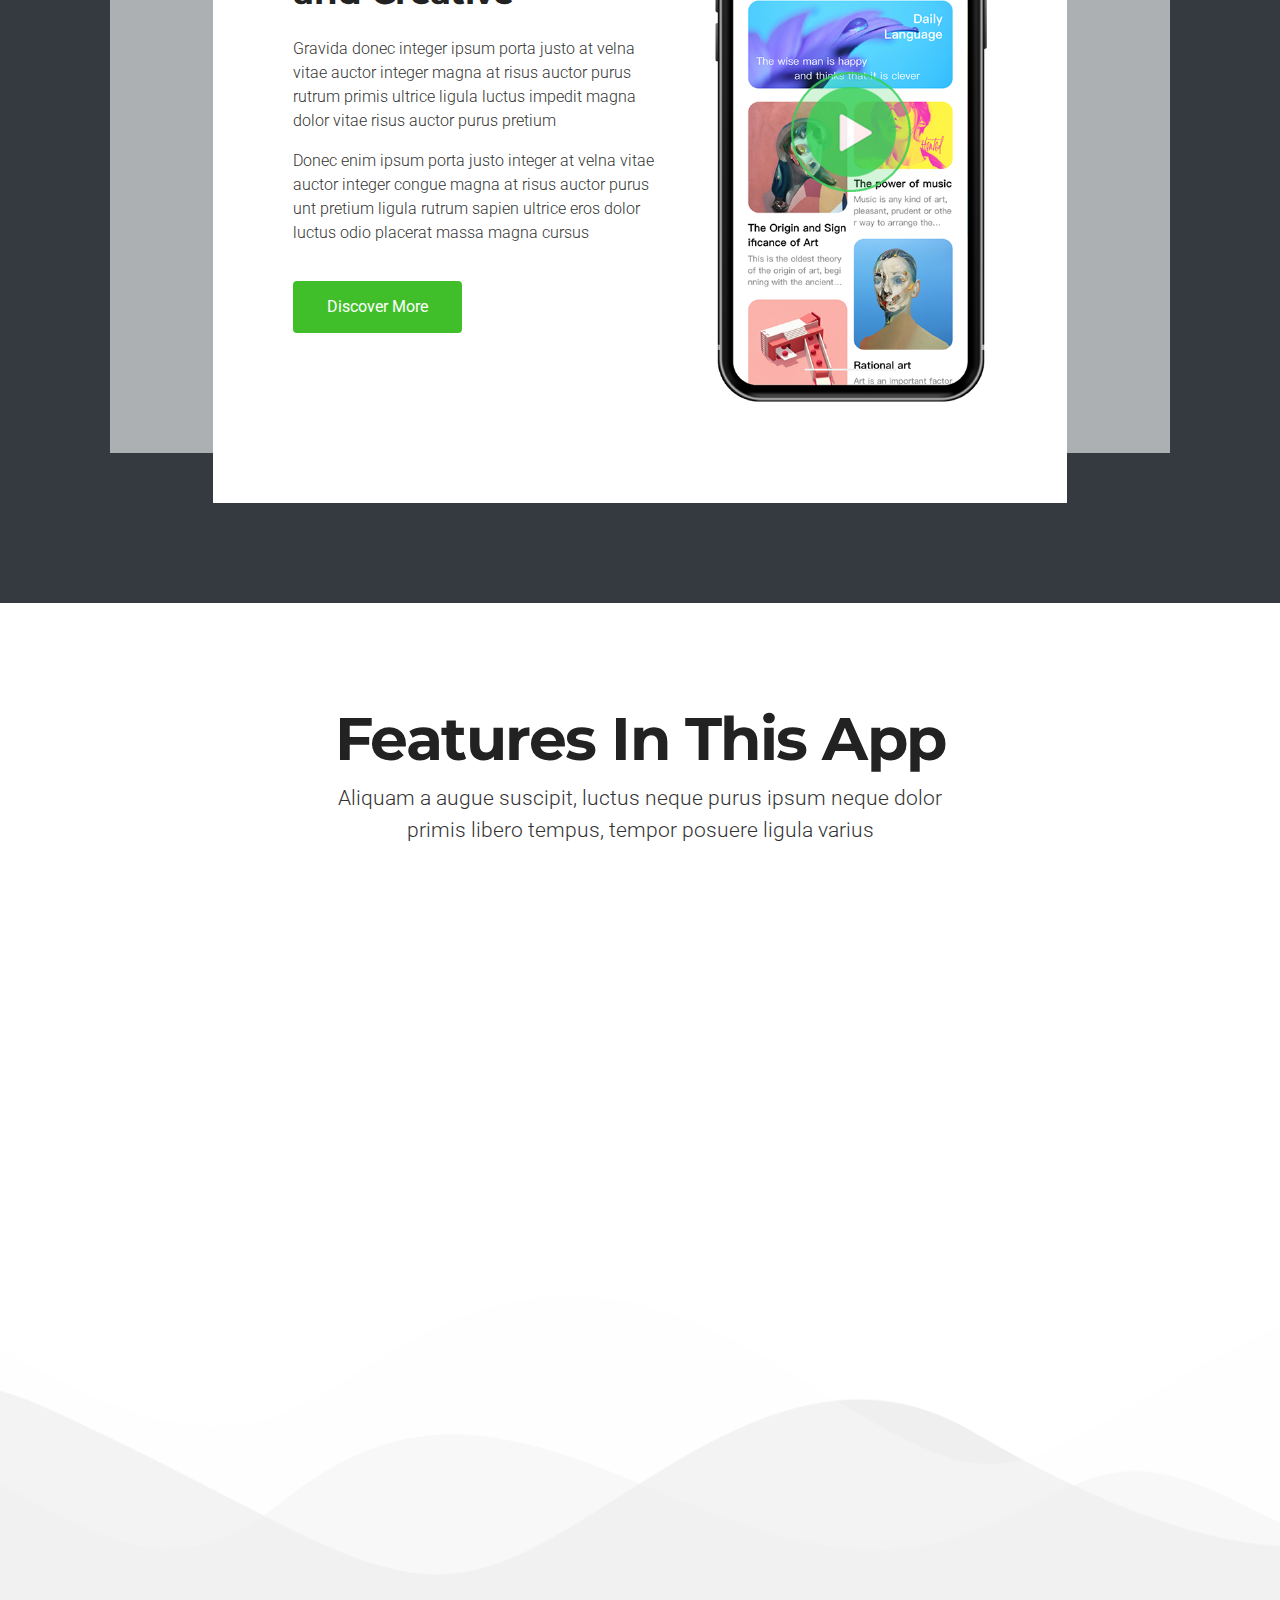
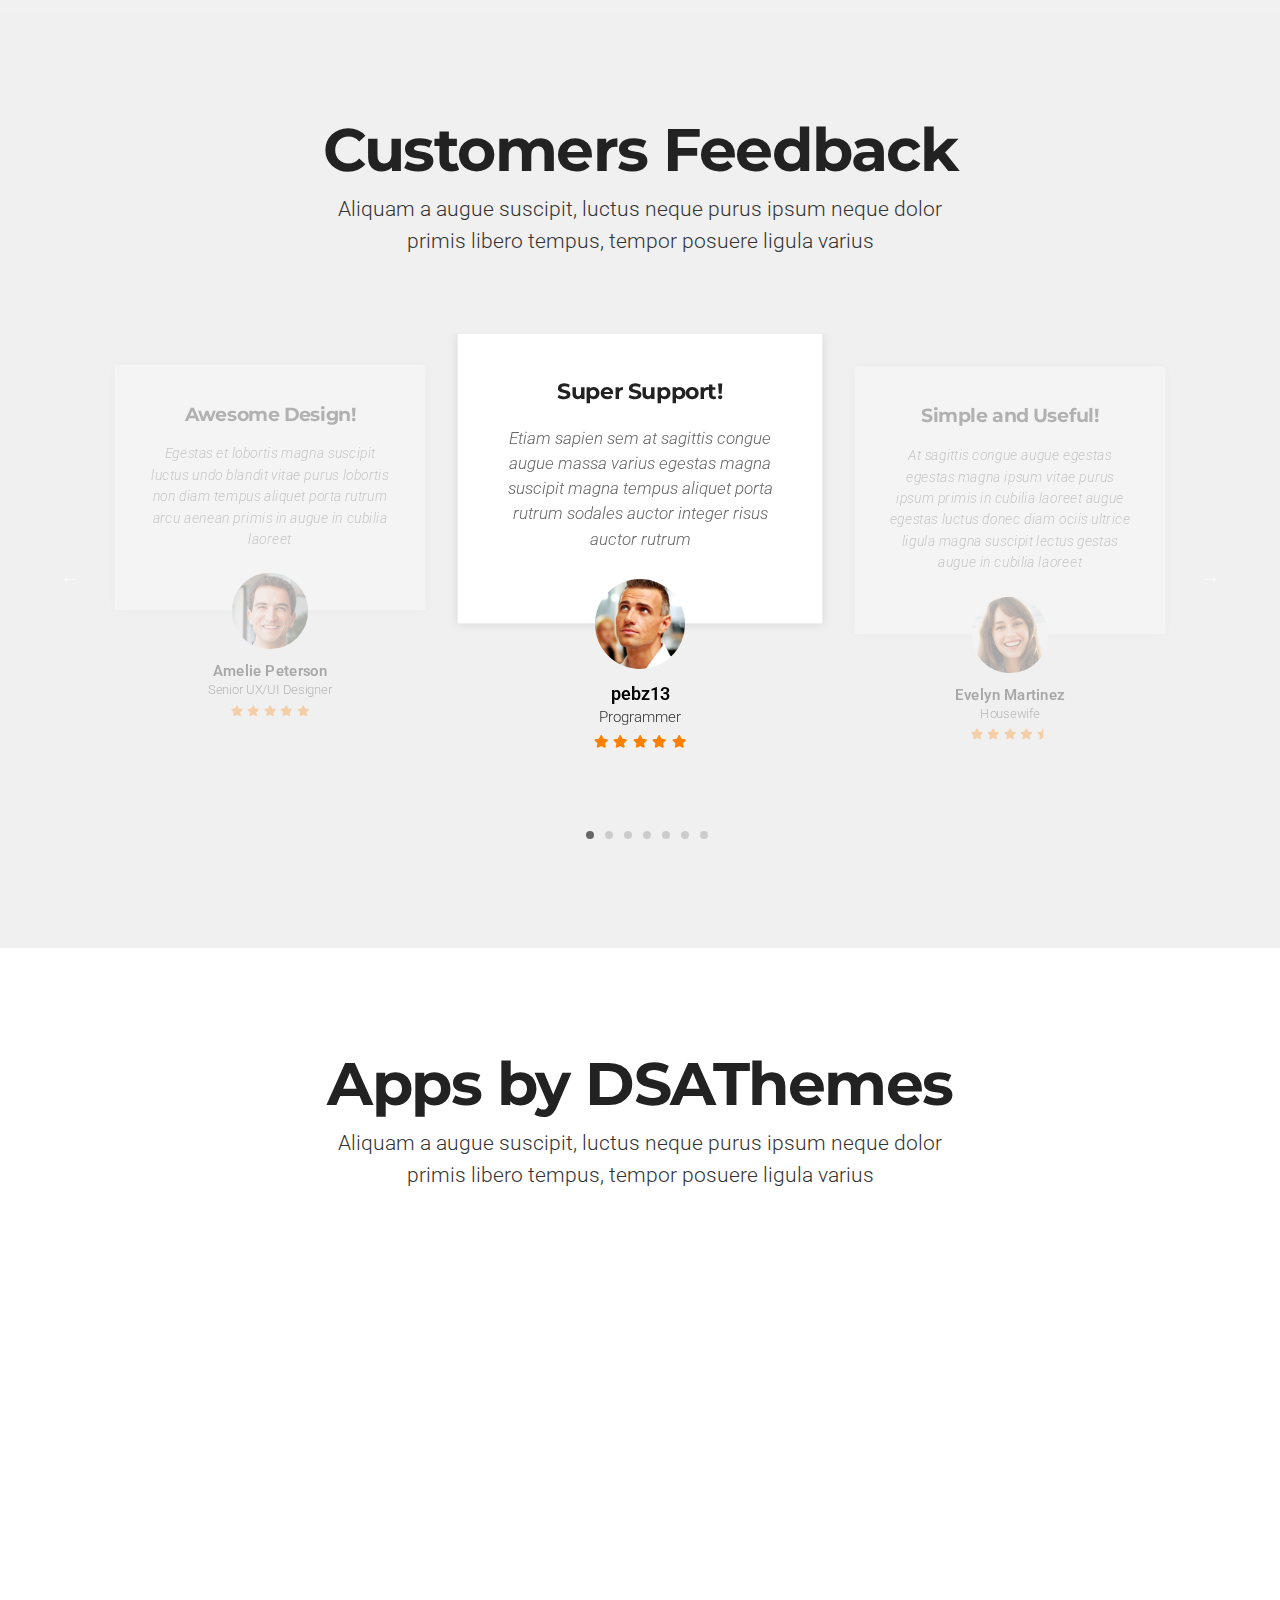
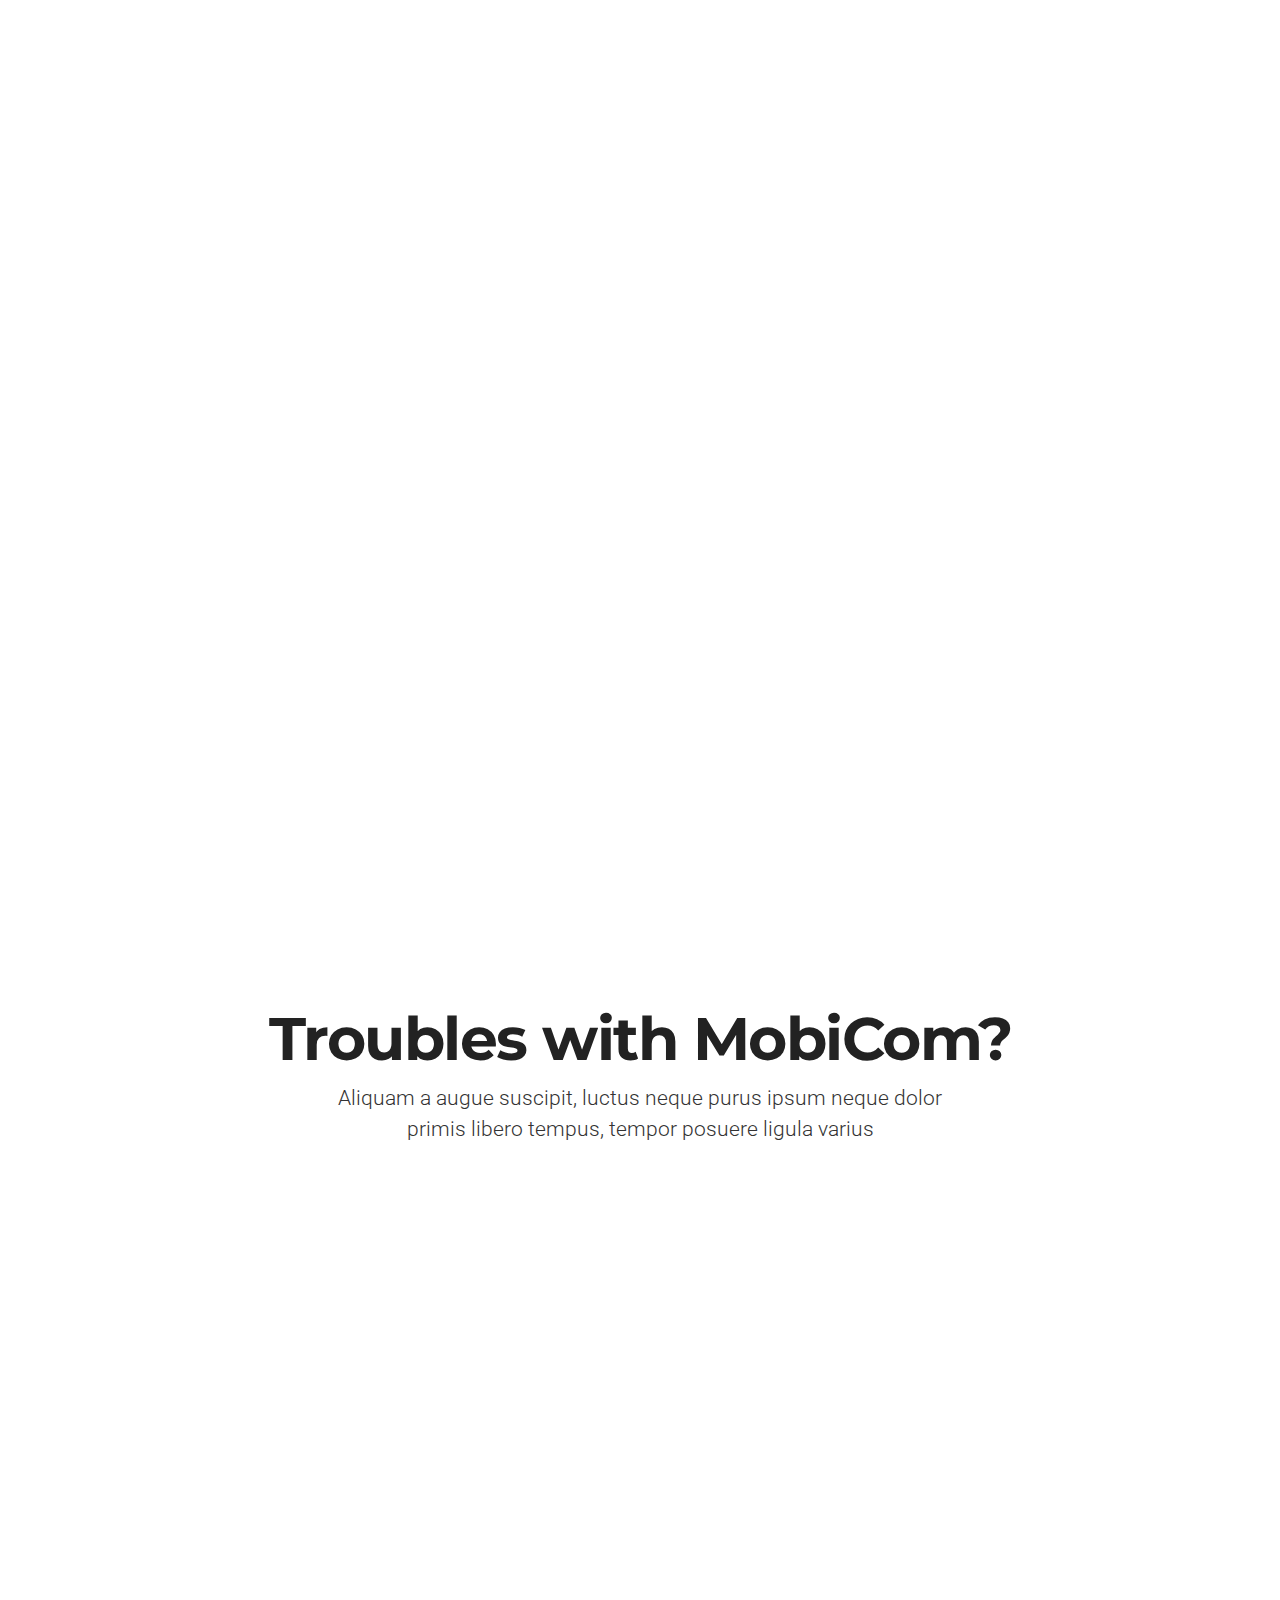
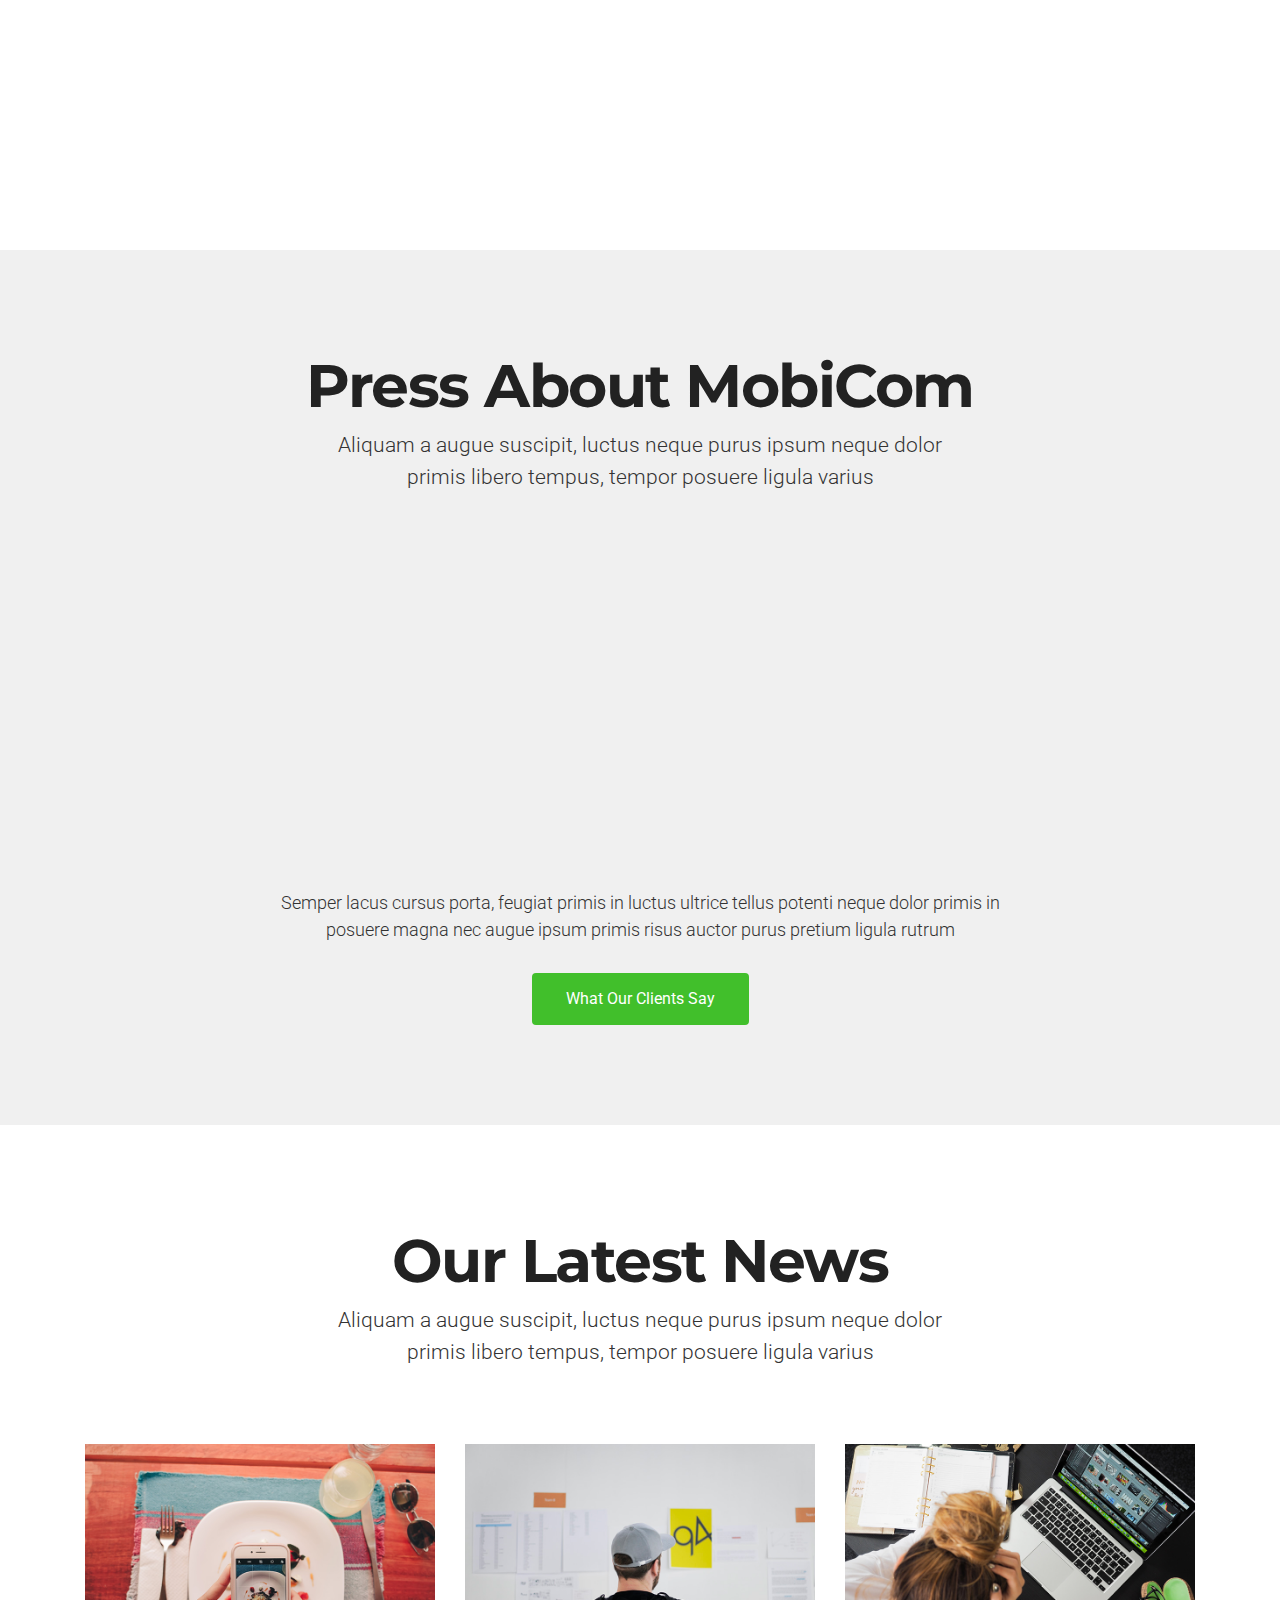
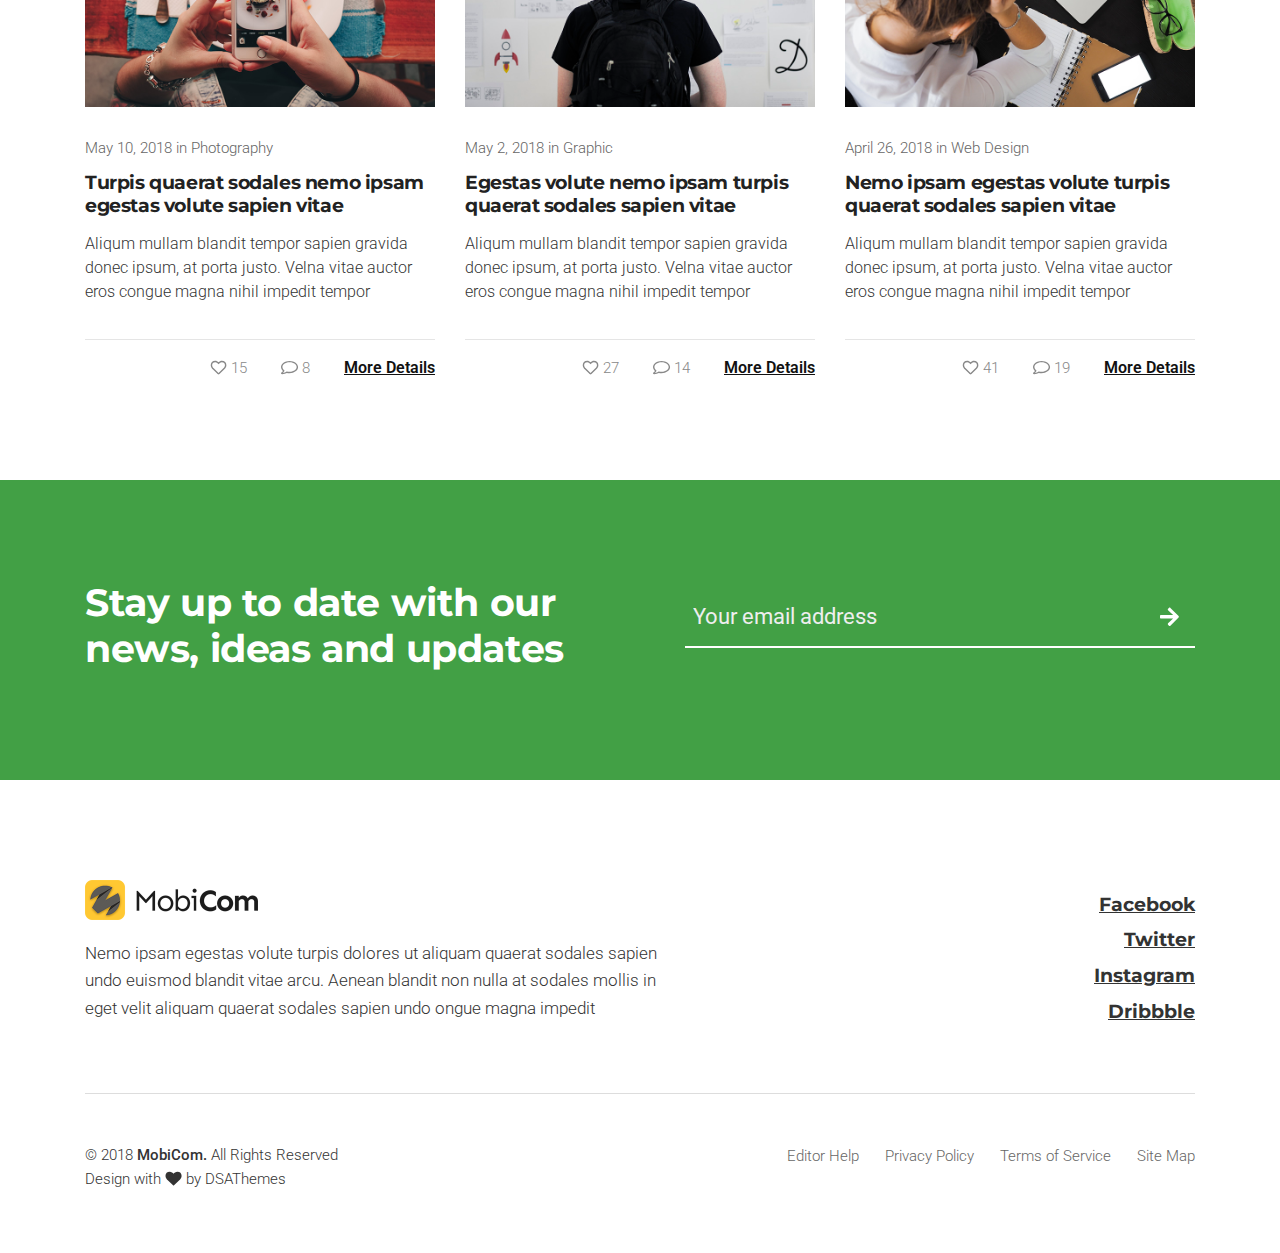
<file: demo-1.html>
<!DOCTYPE html>
<!-- MobiCom - Mobile App Landing Page Template design by DSAThemes (http://www.dsathemes.com) -->
<!--[if lt IE 7 ]><html class="ie ie6" lang="en"> <![endif]-->
<!--[if IE 7 ]><html class="ie ie7" lang="en"> <![endif]-->
<!--[if IE 8 ]><html class="ie ie8" lang="en"> <![endif]-->
<!--[if (gte IE 9)|!(IE)]><!-->
<html lang="en">



	
<!-- Mirrored from dsathemes.com/html/mobicom/files/demo-1.html by HTTrack Website Copier/3.x [XR&CO'2014], Sat, 28 Sep 2019 23:57:11 GMT -->
<head>



		<meta charset="utf-8">
		<meta http-equiv="X-UA-Compatible" content="IE=edge"/>
		<meta name="author" content="DSAThemes"/>	
		<meta name="description" content="MobiCom - Mobile App Landing Page Template"/>
		<meta name="keywords" content="Responsive, HTML5 template, DSAThemes, Mobile, Application, One Page, Landing, Mobile App">	
		<meta name="viewport" content="width=device-width, initial-scale=1.0"/>
				
  		<!-- SITE TITLE -->
		<title>MobiCom - Mobile App Landing Page Template</title>
							
		<!-- FAVICON AND TOUCH ICONS  -->
		<link rel="shortcut icon" href="images/favicon.ico" type="image/x-icon">
		<link rel="icon" href="images/favicon.ico" type="image/x-icon">
		<link rel="apple-touch-icon" sizes="152x152" href="images/apple-touch-icon-152x152.png">
		<link rel="apple-touch-icon" sizes="120x120" href="images/apple-touch-icon-120x120.png">
		<link rel="apple-touch-icon" sizes="76x76" href="images/apple-touch-icon-76x76.png">
		<link rel="apple-touch-icon" href="images/apple-touch-icon.png">

		<!-- GOOGLE FONTS -->
		<link href="https://fonts.googleapis.com/css?family=Roboto:300,400,500,700,900" rel="stylesheet"> 		
		<link href="https://fonts.googleapis.com/css?family=Montserrat:300,400,500,600,700" rel="stylesheet"> 

		<!-- BOOTSTRAP CSS -->
		<link href="css/bootstrap.min.css" rel="stylesheet">
				
		<!-- FONT ICONS -->
		<link href="css/fa-svg-with-js.css" rel="stylesheet">	
		<link href="css/pe-icon-7-stroke.css" rel="stylesheet">

		<!-- PLUGINS STYLESHEET -->
		<link href="css/magnific-popup.css" rel="stylesheet">
		<link href="css/slick.css" rel="stylesheet">
		<link href="css/slick-theme.css" rel="stylesheet">

		<!-- On Scroll Animations -->
		<link href="css/animate.css" rel="stylesheet">
				
		<!-- TEMPLATE CSS -->
		<link href="css/style.css" rel="stylesheet"> 	

		<!-- RESPONSIVE CSS -->
		<link href="css/responsive.css" rel="stylesheet"> 

		

	</head>



	<body>




		<!-- PRELOADER
		============================================= -->		
		<div id="loader-wrapper">
			<div id="loader">
				<ul class="cssload-flex-container">
					<li><span class="cssload-loading"></span></li>
				</ul>
			</div>
		</div>




		<!-- PAGE CONTENT
		============================================= -->	
		<div id="page" class="page">




			<!-- HEADER
			============================================= -->
			<header id="header" class="header">
				<nav class="navbar fixed-top navbar-expand-lg navbar-dark bg-tra">
					<div class="container">


						<!-- LOGO IMAGE -->
						<!-- For Retina Ready displays take a image with double the amount of pixels that your image will be displayed (e.g 260 x 60 pixels) -->
				 		<a href="#hero-1" class="navbar-brand logo-white"><img src="images/logo-grey.png" width="130" height="30" alt="header-logo"></a>
				 		<a href="#hero-1" class="navbar-brand logo-black"><img src="images/logo.png" width="130" height="30" alt="header-logo"></a>


				 		<!-- Responsive Menu Button -->
				 		<button class="navbar-toggler" type="button" data-toggle="collapse" data-target="#navbarSupportedContent" aria-controls="navbarSupportedContent" aria-expanded="false" aria-label="Toggle navigation">
				   		 	<span class="navbar-toggler-icon"></span>
				  		</button>


				  		<!-- Navigation Menu -->
				  		<div id="navbarSupportedContent" class="collapse navbar-collapse">
					   		<ul class="navbar-nav ml-auto">

					     		<!-- Dropdown Link -->
					      		<li class="nav-item dropdown">
							        <a class="nav-link dropdown-toggle" href="#" id="navbarDropdown" role="button" data-toggle="dropdown" aria-haspopup="true" aria-expanded="false">
							          About
							        </a>
							        <div class="dropdown-menu" aria-labelledby="navbarDropdown">
							        	<a class="dropdown-item" href="#content-4">How It Works</a>
							        	<a class="dropdown-item" href="#statistic-2">Why MobiCom</a>							         	
							         	<a class="dropdown-item" href="#video-3">Watch Video</a>
							         	<a class="dropdown-item" href="#reviews-2">Reviews</a>
							          	<div class="dropdown-divider"></div>
							         	<a class="dropdown-item" href="#press-1">Press About Us</a>
							        </div>
							    </li>

					     		<li class="nav-item nl-simple"><a class="nav-link" href="#screens-2">Screens</a></li>
					     		<li class="nav-item nl-simple"><a class="nav-link" href="#team-1">Our Team</a></li>
					      		<li class="nav-item nl-simple"><a class="nav-link" href="#features-3">Features</a></li> 
					      		<li class="nav-item nl-simple"><a class="nav-link" href="#blog-1">Blog</a></li>

								<!-- Header Social Icons -->															
								<li class="header-socials clearfix">
									<span><a href="#" class="ico-facebook"><i class="fab fa-facebook-f"></i></a></span>
									<span><a href="#" class="ico-twitter"><i class="fab fa-twitter"></i></a></span>
									<span><a href="#" class="ico-dribbble"><i class="fab fa-dribbble"></i></a></span>	

									<!--
									<span><a href="#" class="ico-behance"><i class="fab fa-behance"></i></a></span>										
									<span><a href="#" class="ico-instagram"><i class="fab fa-instagram"></i></a></span>
									<span><a href="#" class="ico-pinterest"><i class="fab fa-pinterest-p"></i></a></span>
									<span><a href="#" class="ico-google-plus"><i class="fab fa-google-plus-g"></i></a></span>
									<span><a href="#" class="ico-linkedin"><i class="fab fa-linkedin-in"></i></a></span>
									<span><a href="#" class="ico-tumblr"><i class="fab fa-tumblr"></i></a></span>
									<span><a href="#" class="ico-youtube"><i class="fab fa-youtube"></i></a></span>
									<span><a href="#" class="ico-vk"><i class="fab fa-vk"></i></a></span>																		
									-->
								</li>

					      	</ul>
					    </div>	<!-- End Navigation Menu -->


					</div>	  <!-- End container -->
				</nav>	   <!-- End navbar  -->
			</header>	<!-- END HEADER -->




			<!-- HERO-1
			============================================= -->	
			<section id="hero-1" class="bg-fixed hero-section division">
				<div class="container">	
					<div class="row">


						<!-- HERO TEXT -->
						<div class="col-md-7 col-lg-6">
							<div class="hero-txt white-color">	


								<!-- Title -->
								<h2 class="h2-lg animated" data-animation="fadeInUp" data-animation-delay="300">
								   Your Secure Bitcoin Storage
								</h2>

								<!-- Text -->
								<p class="p-lg animated" data-animation="fadeInUp" data-animation-delay="400">
								   Semper lacus cursus porta, feugiat primis luctus ultrice tellus potenti neque dolor primis magna
								   congue nullam in tempor sapien, eget orci gravida justo
								</p>

								<!-- HERO STORE BADGES -->													
								<div class="hero-stores-badge animated" data-animation="fadeInUp" data-animation-delay="500">

									<!-- AppStore -->	
									<a href="#" class="store">
										<img class="appstore-white" src="images/store_badges/appstore-tra-white.png" width="155" height="50" alt="appstore-logo">
									</a>
																		
									<!-- Google Play -->	
									<a href="#" class="store">
										<img class="googleplay-white" src="images/store_badges/googleplay-tra-white.png" width="164" height="50" alt="googleplay-logo">
									</a>

									<!-- OS Prerequisite -->
									<span class="os-version">* Requires iOS 7.0 or higher</span>
														
								</div>	<!-- End Store Badges -->

									
							</div>	 <!-- End row -->   
						</div>	 <!-- End container --> 


						<!-- HERO IMAGE -->
						<div class="col-md-5 col-lg-5 offset-lg-1 animated" data-animation="fadeInRight" data-animation-delay="400">	
							<div class="hero-img">				
								<img class="img-fluid" src="images/hero-1-img.png" alt="hero-image">
							</div>
						</div>


					</div>	   <!-- End row --> 
				</div>      <!-- End container --> 
			</section>	<!-- END HERO-1 -->	




			<!-- FEATURES-1
			============================================= -->
			<section id="features-1" class="p-bottom-60 featuress-section division">
				<div class="container">
			 		<div class="row">


			 			<!-- FEATURE BOX #1 -->
						<div class="col-md-4 animated" data-animation="fadeInUp" data-animation-delay="300">
							<div class="fbox-1 box-icon-lg blue-icon">
								
								<!-- Icon -->
								<span class="pe-7s-global"></span>
									
								<!-- Title -->
								<h5 class="h5-md">Global Experience</h5>
									
								<!-- Text -->
								<p class="grey-color">Semper lacus cursus porta, feugiat primis ultrice in ligula risus auctor
								   tempus feugiat dolor, felis lacinia risus porta
								</p>				
									
							</div>							
						</div>
								
								
						<!-- FEATURE BOX #2 -->
						<div class="col-md-4 animated" data-animation="fadeInUp" data-animation-delay="400">
							<div class="fbox-1 box-icon-lg blue-icon">
								
								<!-- Icon -->
								<span class="pe-7s-safe"></span>
									
								<!-- Title -->
								<h5 class="h5-md">Secure Payments</h5>

								<!-- Text -->
								<p class="grey-color">Feugiat primis ultrice semper lacus cursus porta, in ligula risus auctor
								   tempus feugiat dolor, felis lacinia risus porta
								</p>								
							
							</div>							
						</div>


						<!-- FEATURE BOX #3 -->
						<div class="col-md-4 animated" data-animation="fadeInUp" data-animation-delay="500">
							<div class="fbox-1 box-icon-lg blue-icon">
								
								<!-- Icon -->
								<span class="pe-7s-bell"></span>
									
								<!-- Title -->
								<h5 class="h5-md">Notifications</h5>

								<!-- Text -->
								<p class="grey-color">Porta semper lacus cursus, feugiat primis ultrice in ligula risus auctor
								   tempus feugiat dolor, felis lacinia risus porta
								</p>

							</div>							
						</div>						


			 		</div>	   <!-- End row -->		
			 	</div>	   <!-- End container -->		
			</section>	<!-- END FEATURES-1 -->




			<!-- CONTENT-4
			============================================= -->
			<section id="content-4" class="bg-scroll wide-60 content-section division">
				<div class="container">
			 		<div class="row d-flex align-items-center">


					 	<!-- CONTENT IMAGE -->
						<div class="col-md-6 animated" data-animation="fadeInRight" data-animation-delay="500">
							<div class="content-img">
								<img class="img-fluid" src="images/hero-5-img.png" alt="content-image" />
					 		</div>
						</div>


						<!-- CONTENT TEXT -->
					 	<div class="col-md-6">
					 		<div class="content-txt ind-45">

					 					
					 			<!-- Title -->	
								<h2 class="h2-xs animated" data-animation="fadeInLeft" data-animation-delay="300">
								   Most Efficient Bitcoin Wallet
								</h2>
								
								<!-- Text -->	
								<p class="animated" data-animation="fadeInLeft" data-animation-delay="400">
								   An enim nullam tempor sapien gravida donec enim ipsum porta justo integer at odio velna
								   vitae auctor integer congue magna at pretium purus pretium ligula rutrum luctus risus 
								</p> 
							
								<!-- Title -->	
								<h5 class="h5-md animated" data-animation="fadeInLeft" data-animation-delay="500">
								   Feature Integration
								</h5>
												
								<!-- Text -->	
								<p class="animated" data-animation="fadeInLeft" data-animation-delay="600">
								   An nullam tempor sapien, eget gravida donec enim ipsum porta justo integer at odio velna
								   vitae auctor integer congue
								</p>

								<!-- Title -->	
								<h5 class="h5-md animated" data-animation="fadeInLeft" data-animation-delay="700">
								  Multiple Discussions
								</h5>
												
								<!-- Text -->	
								<p class="animated" data-animation="fadeInLeft" data-animation-delay="800">
								   Justo integer at odio velna vitae auctor integer congue magna undo impedit. Gravida magna
								   lacus odio ac risus
								</p>


					 		</div>
					 	</div>	<!-- END CONTENT TEXT -->


			 		</div>	   <!-- End row -->		
			 	</div>	   <!-- End container -->		
			</section>	<!-- END CONTENT-4 -->




			<!-- CONTENT-5
			============================================= -->
			<section id="content-5" class="p-bottom-80 content-section">
				<div class="bg-scroll p-top-100 bg-inner bg-lightpurple division" style="background-image: url(images/tra-bg-1.png);">	
					<div class="container white-color">
						<div class="row d-flex align-items-center">

									
							<!-- CONTENT TXT -->	
							<div class="col-md-6">
								<div class="content-txt ind-45">

									
									<!-- Title -->
									<h2 class="h2-xs animated" data-animation="fadeInRight" data-animation-delay="300">
									   Available On All Your Devices
									</h2>
								
									<!-- Text -->
									<p class="animated" data-animation="fadeInRight" data-animation-delay="400">
									   An orci nullam tempor sapien, eget gravida integer donec ipsum porta justo at odio integer
									   congue magna undo auctor gravida velna magna orci lacus odio ac risus auctor faucibus orci
									   ligula massa luctus et ultrices posuere cubilia
									</p>

									<!-- APP DEVICES -->	
									<div class="app-devices clearfix animated" data-animation="fadeInRight" data-animation-delay="500">	
									
										<!-- Icons -->
										<i class="fas fa-tablet-alt f-tablet"></i>
										<i class="fas fa-mobile-alt f-phone"></i>

										<!-- Text -->	
										<div class="app-devices-desc">
											<p class="p-small">Available on iPhone, iPad and all Android devices from 5.5</p>
										</div>	

									</div>


								</div>	
							</div>	<!-- END CONTENT TXT -->	


							<!-- CONTENT IMAGE -->
							<div class="col-md-6 animated" data-animation="fadeInLeft" data-animation-delay="500">	
								<div class="content-5-img ind-15">
									<img class="img-fluid" src="images/image-02.png" alt="content-image">
								</div>
							</div>


						</div>	  <!-- End row -->
					</div>	   <!-- End container -->
				</div>		<!-- End Inner Background -->	
			</section>	<!-- END CONTENT-5 -->




			<!-- SCREENSHOTS-2
			============================================= -->
			<section id="screens-2" class="no-bg wide-100 screens-section division">
				
		
				<!-- SECTION TITLE -->
				<div class="container">		
					<div class="row">	
						<div class="col-md-10 offset-md-1 section-title">	

							<!-- Title 	-->	
							<h2 class="h2-lg">Unique App Screens</h2>	

							<!-- Text -->
							<p>Aliquam a augue suscipit, luctus neque purus ipsum neque dolor primis libero tempus, 
							   tempor posuere ligula varius
							</p>
							
						</div>		
					</div> 	 <!-- End row --> 	
				</div>	 <!-- END SECTION TITLE -->	
				
					
				<!-- SCREENSHOTS CAROUSEL -->
				<div class="screenshots-wrap">
					 <div class="screens-carousel">

							
						<!-- Screen #1 -->
						<div class="carousel-item">
							<img src="images/portfolio/screen-1.jpg" alt="screenshot">
						</div>
									
						<!-- Screen #2 -->
						<div class="carousel-item">
							<img src="images/portfolio/screen-2.jpg" alt="screenshot">
						</div>
									
						<!-- Screen #3 -->
						<div class="carousel-item">
							<img src="images/portfolio/screen-3.jpg" alt="screenshot">
						</div>
									
						<!-- Screen #4 -->
						<div class="carousel-item">
							<img src="images/portfolio/screen-4.jpg" alt="screenshot">
						</div>
									
						<!-- Screen #5 -->
						<div class="carousel-item">
							<img src="images/portfolio/screen-5.jpg" alt="screenshot">
						</div>
									
						<!-- Screen #6 -->
						<div class="carousel-item">
							<img src="images/portfolio/screen-6.jpg" alt="screenshot">
						</div>
									
						<!-- Screen #7 -->
						<div class="carousel-item">
							<img src="images/portfolio/screen-7.jpg" alt="screenshot">
						</div>
									
						<!-- Screen #8 -->
						<div class="carousel-item">
							<img src="images/portfolio/screen-8.jpg" alt="screenshot">
						</div>

													
					</div>						
				</div>	<!-- END SCREENSHOTS CAROUSEL -->


			</section>	<!-- END SCREENSHOTS-2 -->




			<!-- TEAM-1
			============================================= -->
			<section id="team-1" class="bg-fixed bg-lightgrey wide-100 team-section division">
				<div class="container">


			 		<!-- SECTION TITLE -->	
					<div class="row">	
						<div class="col-md-10 offset-md-1 section-title">	

							<!-- Title 	-->	
							<h2 class="h2-lg">Our Executive Team</h2>	

							<!-- Text -->
							<p>Aliquam a augue suscipit, luctus neque purus ipsum neque dolor primis libero tempus, 
							   tempor posuere ligula varius
							</p>
										
						</div> 	 <!-- End row --> 	
					</div>	 <!-- END SECTION TITLE -->	


					<div class="row">


						<!-- TEAM MEMBER #1 -->
						<div class="col-md-6 col-lg-3 animated" data-animation="fadeInUp" data-animation-delay="300">
							<div class="team-member green-hover">
								<div class="box-line"></div>
														
								<!-- Team Member Photo -->
								<div class="team-member-photo">
									<img class="img-fluid" src="images/team-1.jpg" alt="team-member-foto">
								</div>
																																				
								<!-- Team Member Meta -->		
								<div class="team-img-meta">													
									<h5 class="h5-sm">Jonathan Barnes</h5>
									<span>Founder</span>

									<!-- Social Icons -->
									<div class="tm-social clearfix">
										<ul class="text-center clearfix">																			
											<li><a href="#" class="ico-facebook"><i class="fab fa-facebook-f"></i></a></li>
											<li><a href="#" class="ico-twitter"><i class="fab fa-twitter"></i></a></li>
											<li><a href="#" class="ico-dribbble"><i class="fab fa-dribbble"></i></a></li>	

											<!--
											<li><a href="#" class="ico-behance"><i class="fab fa-behance"></i></a></li>										
											<li><a href="#" class="ico-instagram"><i class="fab fa-instagram"></i></a></li>
											<li><a href="#" class="ico-pinterest"><i class="fab fa-pinterest-p"></i></a></li>
											<li><a href="#" class="ico-google-plus"><i class="fab fa-google-plus-g"></i></a></li>
											<li><a href="#" class="ico-linkedin"><i class="fab fa-linkedin-in"></i></a></li>
											<li><a href="#" class="ico-tumblr"><i class="fab fa-tumblr"></i></a></li>
											<li><a href="#" class="ico-youtube"><i class="fab fa-youtube"></i></a></li>
											<li><a href="#" class="ico-vk"><i class="fab fa-vk"></i></a></li>-->		
										</ul>									
									</div>	

								</div>	
							
							</div>									
						</div>	<!-- END TEAM MEMBER #1 -->
						
						
						<!-- TEAM MEMBER #2 -->
						<div class="col-md-6 col-lg-3 animated" data-animation="fadeInUp" data-animation-delay="400">
							<div class="team-member green-hover">
								<div class="box-line"></div>
							
								<!-- Team Member Photo -->
								<div class="team-member-photo">
									<img class="img-fluid" src="images/team-2.jpg" alt="team-member-foto">
								</div>
											
								<!-- Team Member Meta -->		
								<div class="team-img-meta">												
									<h5 class="h5-sm">Hannah Harper</h5>
									<span>Project Manager</span>	

									<!-- Social Icons -->
									<div class="tm-social clearfix">
										<ul class="text-center clearfix">																			
											<li><a href="#" class="ico-facebook"><i class="fab fa-facebook-f"></i></a></li>
											<li><a href="#" class="ico-twitter"><i class="fab fa-twitter"></i></a></li>
											<li><a href="#" class="ico-dribbble"><i class="fab fa-dribbble"></i></a></li>	

											<!--
											<li><a href="#" class="ico-behance"><i class="fab fa-behance"></i></a></li>										
											<li><a href="#" class="ico-instagram"><i class="fab fa-instagram"></i></a></li>
											<li><a href="#" class="ico-pinterest"><i class="fab fa-pinterest-p"></i></a></li>
											<li><a href="#" class="ico-google-plus"><i class="fab fa-google-plus-g"></i></a></li>
											<li><a href="#" class="ico-linkedin"><i class="fab fa-linkedin-in"></i></a></li>
											<li><a href="#" class="ico-tumblr"><i class="fab fa-tumblr"></i></a></li>
											<li><a href="#" class="ico-youtube"><i class="fab fa-youtube"></i></a></li>
											<li><a href="#" class="ico-vk"><i class="fab fa-vk"></i></a></li>-->		
										</ul>									
									</div>	

								</div>	

							</div>											
						</div>	<!-- END TEAM MEMBER #2 -->
						
						
						<!-- TEAM MEMBER #3 -->
						<div class="col-md-6 col-lg-3 animated" data-animation="fadeInUp" data-animation-delay="500">
							<div class="team-member green-hover">
								<div class="box-line"></div>

								<!-- Team Member Photo -->
								<div class="team-member-photo">
									<img class="img-fluid" src="images/team-3.jpg" alt="team-member-foto">
								</div>
																		
								<!-- Team Member Meta -->		
								<div class="team-img-meta">														
									<h5 class="h5-sm">Matthew Anderson</h5>
									<span>Programmer</span>	

									<!-- Social Icons -->
									<div class="tm-social clearfix">
										<ul class="text-center clearfix">																			
											<li><a href="#" class="ico-facebook"><i class="fab fa-facebook-f"></i></a></li>
											<li><a href="#" class="ico-twitter"><i class="fab fa-twitter"></i></a></li>
											<li><a href="#" class="ico-dribbble"><i class="fab fa-dribbble"></i></a></li>	

											<!--
											<li><a href="#" class="ico-behance"><i class="fab fa-behance"></i></a></li>										
											<li><a href="#" class="ico-instagram"><i class="fab fa-instagram"></i></a></li>
											<li><a href="#" class="ico-pinterest"><i class="fab fa-pinterest-p"></i></a></li>
											<li><a href="#" class="ico-google-plus"><i class="fab fa-google-plus-g"></i></a></li>
											<li><a href="#" class="ico-linkedin"><i class="fab fa-linkedin-in"></i></a></li>
											<li><a href="#" class="ico-tumblr"><i class="fab fa-tumblr"></i></a></li>
											<li><a href="#" class="ico-youtube"><i class="fab fa-youtube"></i></a></li>
											<li><a href="#" class="ico-vk"><i class="fab fa-vk"></i></a></li>-->		
										</ul>									
									</div>	

								</div>

							</div>	
						</div>	<!-- END TEAM MEMBER #3 -->
											
						
						<!-- TEAM MEMBER #4 -->
						<div class="col-md-6 col-lg-3 animated" data-animation="fadeInUp" data-animation-delay="600">
							<div class="team-member green-hover">
								<div class="box-line"></div>

								<!-- Team Member Photo -->
								<div class="team-member-photo">
									<img class="img-fluid" src="images/team-4.jpg" alt="team-member-foto">
								</div>
																		
								<!-- Team Member Meta -->		
								<div class="team-img-meta">													
									<h5 class="h5-sm">Megan Coleman</h5>
									<span>Graphic Designer</span>	

									<!-- Social Icons -->
									<div class="tm-social clearfix">
										<ul class="text-center clearfix">																			
											<li><a href="#" class="ico-facebook"><i class="fab fa-facebook-f"></i></a></li>
											<li><a href="#" class="ico-twitter"><i class="fab fa-twitter"></i></a></li>
											<li><a href="#" class="ico-dribbble"><i class="fab fa-dribbble"></i></a></li>	

											<!--
											<li><a href="#" class="ico-behance"><i class="fab fa-behance"></i></a></li>										
											<li><a href="#" class="ico-instagram"><i class="fab fa-instagram"></i></a></li>
											<li><a href="#" class="ico-pinterest"><i class="fab fa-pinterest-p"></i></a></li>
											<li><a href="#" class="ico-google-plus"><i class="fab fa-google-plus-g"></i></a></li>
											<li><a href="#" class="ico-linkedin"><i class="fab fa-linkedin-in"></i></a></li>
											<li><a href="#" class="ico-tumblr"><i class="fab fa-tumblr"></i></a></li>
											<li><a href="#" class="ico-youtube"><i class="fab fa-youtube"></i></a></li>
											<li><a href="#" class="ico-vk"><i class="fab fa-vk"></i></a></li>-->		
										</ul>									
									</div>	

								</div>	

							</div>
						</div>	<!-- END TEAM MEMBER #4 -->


					</div>	    <!-- End row -->


					<!-- JOIN TEAM BUTTON -->
					<div class="row">
						<div class="col-lg-10 offset-lg-1">
							<div class="join-team text-center m-top-25">

								<!-- Title -->
								<h4 class="h4-md"><span>We Are Hiring!</span> Become part of our talented team</h4>

								<!-- Text -->	
								<p class="p-md">Gravida enim tempor sapien eget gravida donec enim ipsum porta justo at odio velna auctor congue
								   vitae magna at risus enim ipsum porta justo integer
								</p>

								<!-- Button -->						
								<a href="#contacts-2" class="btn btn-lightgreen">Join Our Team</a>

							</div>
						</div>
					</div>	<!-- END JOIN TEAM BUTTON -->


				</div>	    <!-- End container -->
			</section>	<!-- END TEAM-1 -->




			<!-- STATISTIC-2
			============================================= -->
			<div id="statistic-2" class="wide-60 statistic-section division">
				<div class="container">
					<div class="row d-flex align-items-center">


						<div class="col-md-6 m-bottom-40">
							<div class="row">


								<!-- STATISTIC BLOCK #1 -->
								<div class="col-sm-6 b-bottom b-right">							
									<div class="statistic-block text-center box-icon blue-icon animated" data-animation="fadeInUp" data-animation-delay="300">	
										<span class="pe-7s-smile"></span>						
										<div class="statistic-number">1154</div>
										<p class="p-md">Happy Clients</p>
									</div>								
								</div>

								<!-- STATISTIC BLOCK #2 -->
								<div class="col-sm-6 b-bottom">									
									<div class="statistic-block text-center box-icon blue-icon animated" data-animation="fadeInUp" data-animation-delay="400">		
										<span class="pe-7s-help2"></span>									
										<div class="statistic-number">409</div>
										<p class="p-md">Tickets Closed</p>
									</div>							
								</div>

								<!-- STATISTIC BLOCK #3 -->
								<div class="col-sm-6 b-right">							
									<div class="statistic-block text-center box-icon blue-icon animated" data-animation="fadeInUp" data-animation-delay="500">		
										<span class="pe-7s-users"></span>									
										<div class="statistic-number">869</div>
										<p class="p-md">Followers</p>	
									</div>						
								</div>

								<!-- STATISTIC BLOCK #4 -->
								<div class="col-sm-6">							
									<div class="statistic-block text-center box-icon blue-icon animated" data-animation="fadeInUp" data-animation-delay="600">		
										<span class="pe-7s-coffee"></span>					
										<div class="statistic-number">901</div>	
										<p class="p-md">Cups of Coffee</p>
									</div>						
								</div>


							</div>
						</div>	<!-- END STATISTIC BLOCKS -->


						<!-- STATISTIC IMAGE -->
						<div class="col-md-6 col-lg-5 offset-lg-1 animated" data-animation="fadeInLeft" data-animation-delay="400">	
							<div class="statistic-img text-center m-bottom-40">
								<img class="img-fluid" src="images/image-06.png" alt="content-image" />								
							</div>
						</div>	<!-- END STATISTIC IMAGE -->


					</div>	 <!-- End row -->			
				</div>	 <!-- End container -->		
			</div>	<!-- END STATISTIC-2 -->




			<!-- VIDEO-3
			============================================= -->
			<section id="video-3" class="bg-scroll bg-dark video-section division">
				<div class="container">


					<!-- SECTION TITLE -->	
					<div class="row">	
						<div class="col-md-10 offset-md-1 white-color section-title">	

							<!-- Title 	-->	
							<h2 class="h2-lg">How MobiCom Works</h2>	

							<!-- Text -->
							<p>Aliquam a augue suscipit, luctus neque purus ipsum neque dolor primis libero tempus, 
							   tempor posuere ligula varius
							</p>
										
						</div> 	 <!-- End row --> 	
					</div>	 <!-- END SECTION TITLE -->		


			 		<div class="row">
			 			<div class="video-inner-bg">
			 				<div class="col-xl-10 offset-xl-1">		 				
			 					<div class="video-content">
			 						<div class="row d-flex align-items-center">


				 						<!-- VIDEO TEXT -->
				 						<div class="col-md-7">
				 							<div class="video-txt p-right-30">

				 							
					 							<!-- Title -->	
						 						<h4 class="h4-xl">Modern, Powerful and Creative</h4>

												<!-- Text -->	
												<p>Gravida donec integer ipsum porta justo at velna vitae auctor integer magna at
												   risus auctor purus rutrum primis ultrice ligula luctus impedit magna dolor vitae
												   risus auctor purus pretium
												</p> 

												<!-- Text  -->	
												<p>Donec enim ipsum porta justo integer at velna vitae auctor integer congue magna
												   at risus auctor purus unt pretium ligula rutrum sapien ultrice eros dolor luctus
												   odio placerat massa magna cursus
												</p>

												<!-- Button -->
												<a href="#" class="btn btn-lightgreen">Discover More</a>


											</div>
				 						</div>	<!-- END VIDEO TEXT -->


				 						<!-- VIDEO PREVIEW -->
				 						<div class="col-md-5">
				 							<div class="video-preview text-center">

				 							
					 							<!-- Change the link HERE!!! -->
												<a class="video-popup" href="https://www.youtube.com/watch?v=kuceVNBTJio">
														
													<!-- Play Icon -->
													<div class="video-block-wrapper"><div class="play-icon-green"></div></div>
															
													<!-- Preview Image -->
													<img class="img-fluid" src="images/video-3-img.png" alt="video-preview">

												</a>


											</div>
				 						</div>	<!-- END VIDEO PREVIEW -->

			 					
				 					</div>	<!-- End row -->
				 				</div>	<!-- End video-content -->
				 			</div>	 <!-- END CONTENT TEXT -->
				 		</div>	  <!-- End Inner Background -->
			 		</div>	   <!-- End row -->	


			 	</div>	   <!-- End container -->		
			</section>	<!-- END VIDEO-3 -->




			<!-- FEATURES-3
			============================================= -->
			<section id="features-3" class="bg-fixed wide-70 featuress-section division" style="background-image: url(images/tra-waves.png); background-position: center bottom;">
				<div class="container">


					<!-- SECTION TITLE 	-->
					<div class="row">	
						<div class="col-md-10 offset-md-1 section-title">	

							<!-- Title 	-->	
							<h2 class="h2-lg">Features In This App</h2>	

							<!-- Text -->
							<p>Aliquam a augue suscipit, luctus neque purus ipsum neque dolor primis libero tempus, 
							   tempor posuere ligula varius
							</p>
								
						</div>		
					</div> 	<!-- END SECTION TITLE -->


			 		<div class="row">


			 			<!-- FEATURE BOX #1 -->
						<div class="col-md-6 col-lg-3 animated" data-animation="fadeInUp" data-animation-delay="300">
							<div class="fbox-3 box-icon-lg purple-hover">
								<div class="box-line"></div>
								
								<!-- Icon -->
								<span class="pe-7s-piggy"></span>
									
								<!-- Title -->
								<h5 class="h5-md">Free Trial</h5>

								<!-- Text -->
								<p class="grey-color">Ligula risus auctor tempus dolor lacinia</p>																													
							</div>							
						</div>	


			 			<!-- FEATURE BOX #2 -->
						<div class="col-md-6 col-lg-3 animated" data-animation="fadeInUp" data-animation-delay="400">
							<div class="fbox-3 box-icon-lg purple-hover">
								<div class="box-line"></div>
								
								<!-- Icon -->
								<span class="pe-7s-vector"></span>
									
								<!-- Title -->
								<h5 class="h5-md">Unique Design</h5>	

								<!-- Text -->
								<p class="grey-color">Dolor feugiat felis lacinia risus an auctor porta</p>

							</div>							
						</div>
							
							
						<!-- FEATURE BOX #3 -->
						<div class="col-md-6 col-lg-3 animated" data-animation="fadeInUp" data-animation-delay="500">
							<div class="fbox-3 box-icon-lg purple-hover">
								<div class="box-line"></div>
								
								<!-- Icon -->
								<span class="pe-7s-target"></span>
									
								<!-- Title -->
								<h5 class="h5-md">Cross-Platform</h5>
									
								<!-- Text -->
								<p class="grey-color">Ligula auctor tempus unt dolor feugiat felis</p>												
														
							</div>							
						</div>
								
								
						<!-- FEATURE BOX #4 -->
						<div class="col-md-6 col-lg-3 animated" data-animation="fadeInUp" data-animation-delay="600">
							<div class="fbox-3 box-icon-lg purple-hover">
								<div class="box-line"></div>
								
								<!-- Icon -->
								<span class="pe-7s-edit"></span>
									
								<!-- Title -->
								<h5 class="h5-md">User Friendly</h5>	

								<!-- Text -->
								<p class="grey-color">Ultrice ligula risus auctor tempus dolor lacinia</p>														
							
							</div>							
						</div>	


						<!-- FEATURE BOX #5 -->
						<div class="col-md-6 col-lg-3 animated" data-animation="fadeInUp" data-animation-delay="700">
							<div class="fbox-3 box-icon-lg purple-hover">
								<div class="box-line"></div>
								
								<!-- Icon -->
								<span class="pe-7s-mail-open-file"></span>
									
								<!-- Title -->
								<h5 class="h5-md">Mailer Engine</h5>

								<!-- Text -->
								<p class="grey-color">Feugiat primis in lacinia risus an auctor</p>

							</div>							
						</div>


						<!-- FEATURE BOX #6 -->
						<div class="col-md-6 col-lg-3 animated" data-animation="fadeInUp" data-animation-delay="800">
							<div class="fbox-3 box-icon-lg purple-hover">
								<div class="box-line"></div>
								
								<!-- Icon -->
								<span class="pe-7s-bell"></span>
									
								<!-- Title -->
								<h5 class="h5-md">Notifications</h5>

								<!-- Text -->
								<p class="grey-color">Semper lacus cursus porta primis ultrice</p>																												
							</div>							
						</div>	
							
							
						<!-- FEATURE BOX #7 -->
						<div class="col-md-6 col-lg-3 animated" data-animation="fadeInUp" data-animation-delay="900">
							<div class="fbox-3 box-icon-lg purple-hover">
								<div class="box-line"></div>
								
								<!-- Icon -->
								<span class="pe-7s-refresh-2"></span>
									
								<!-- Title -->
								<h5 class="h5-md">Free Updates</h5>
									
								<!-- Text -->
								<p class="grey-color">Cursus porta in ultrice risus auctor porta</p>														
														
							</div>							
						</div>
								
								
						<!-- FEATURE BOX #8 -->
						<div class="col-md-6 col-lg-3 animated" data-animation="fadeInUp" data-animation-delay="1000">
							<div class="fbox-3 box-icon-lg purple-hover">
								<div class="box-line"></div>
								
								<!-- Icon -->
								<span class="pe-7s-help2"></span>
									
								<!-- Title -->
								<h5 class="h5-md">Fast Support</h5>

								<!-- Text -->
								<p class="grey-color">Risus auctor dolor feugiat felis an auctor</p>																													
							</div>							
						</div>	


			 		</div>	   <!-- End row -->		
			 	</div>	   <!-- End container -->		
			</section>	<!-- END FEATURES-3 -->




			<!-- TESTIMONIALS-2
			============================================= -->
			<section id="reviews-2" class="wide-100 bg-lightgrey reviews-section division">
				<div class="container">
			

			 		<!-- SECTION TITLE -->	
					<div class="row">	
						<div class="col-md-10 offset-md-1 section-title">	

							<!-- Title 	-->	
							<h2 class="h2-lg">Customers Feedback</h2>	

							<!-- Text -->
							<p>Aliquam a augue suscipit, luctus neque purus ipsum neque dolor primis libero tempus, 
							   tempor posuere ligula varius
							</p>
								
						</div>
					</div>	 <!-- END SECTION TITLE -->	
			
			
					<!-- TESTIMONIALS CAROUSEL -->
					<div class="reviews-carousel">
						<div class="center slider">


							<!-- TESTIMONIAL #1 -->
							<div class="review-2">
								
								<!-- Testimonial Text -->
								<div class="review-txt">

									<!-- Title -->
									<h5 class="h5-lg">Super Support!</h5>
									
									<!-- Testimonial Text -->
									<p>Etiam sapien sem at sagittis congue augue massa varius egestas magna suscipit magna tempus aliquet
									   porta rutrum sodales auctor integer risus auctor rutrum	    
									</p>

								</div>

								<!-- Testimonial Author Avatar -->
								<div class="testimonial-avatar text-center">
									<img src="images/review-author-1.jpg" alt="review-author-avatar">
									<p class="testimonial-autor">pebz13</p>
									<span>Programmer</span>
								</div>

								<!-- App Rating -->
								<div class="app-rating">
									<i class="fas fa-star"></i>
									<i class="fas fa-star"></i>
									<i class="fas fa-star"></i>
									<i class="fas fa-star"></i>
									<i class="fas fa-star"></i>
								</div>
																								
							</div>	<!-- END TESTIMONIAL #1 -->
						
							
							<!-- TESTIMONIAL #2 -->
							<div class="review-2">

								<!-- Testimonial Text -->
								<div class="review-txt">

									<!-- Title -->
									<h5 class="h5-lg">Simple and Useful!</h5>	
											
									<!-- Testimonial Text -->
									<p>At sagittis congue augue egestas egestas magna ipsum vitae purus ipsum primis in cubilia laoreet
									   augue egestas luctus donec diam ociis ultrice ligula magna suscipit lectus gestas augue in cubilia
									   laoreet
									</p>

								</div>
																														
								<!-- Testimonial Author Avatar -->
								<div class="testimonial-avatar clearfix">
									<img src="images/review-author-2.jpg" alt="review-author-avatar">
									<p class="testimonial-autor">Evelyn Martinez</p>
									<span>Housewife</span>
								</div>

								<!-- App Rating -->
								<div class="app-rating">
									<i class="fas fa-star"></i>
									<i class="fas fa-star"></i>
									<i class="fas fa-star"></i>
									<i class="fas fa-star"></i>
									<i class="fas fa-star-half"></i>
								</div>
															
							</div>	<!-- END TESTIMONIAL #2 -->
					
						
							<!-- TESTIMONIAL #3 -->
							<div class="review-2">

								<!-- Testimonial Text -->
								<div class="review-txt">

									<!-- Title -->
									<h5 class="h5-lg">Great Flexibility!</h5>	
											
									<!-- Testimonial Text -->
									<p>Mauris donec ociis et magnis sapien etiam sapien sem sagittis congue augue egestas et ultrice
									   ligula egestas magna suscipit lectus gestas magna suscipit luctus undo 
									</p>

								</div>
													
								<!-- Testimonial Author Avatar -->
								<div class="testimonial-avatar clearfix">
									<img src="images/review-author-3.jpg" alt="review-author-avatar">
									<p class="testimonial-autor">Robert Peterson</p>
									<span>SEO Manager</span>
								</div>

								<!-- App Rating -->
								<div class="app-rating">
									<i class="fas fa-star"></i>
									<i class="fas fa-star"></i>
									<i class="fas fa-star"></i>
									<i class="fas fa-star"></i>
									<i class="fas fa-star"></i>
								</div>
															
							</div>	<!-- END TESTIMONIAL #3 -->
								
								
							<!-- TESTIMONIAL #4 -->
							<div class="review-2">

								<!-- Testimonial Text -->
								<div class="review-txt">

									<!-- Title -->
									<h5 class="h5-lg">I love this App!</h5>	
										
									<!-- Testimonial Text -->
									<p>An augue in cubilia laoreet magna suscipit egestas magna ipsum vitae purus ipsum primis in cubilia
									   laoreet augue ultrice ligula egestas magna suscipit lectus gestas magna viverra dolor neque est gravida			   
									</p>

								</div>
										
								<!-- Testimonial Author Avatar -->
								<div class="testimonial-avatar clearfix">
									<img src="images/review-author-4.jpg" alt="review-author-avatar">
									<p class="testimonial-autor">Leslie Serpas</p>
									<span>Internet Surfer</span>
								</div>

								<!-- App Rating -->
								<div class="app-rating">
									<i class="fas fa-star"></i>
									<i class="fas fa-star"></i>
									<i class="fas fa-star"></i>
									<i class="fas fa-star"></i>
								</div>
															
							</div>	<!-- END TESTIMONIAL #4 -->
								
								
							<!-- TESTIMONIAL #5 -->
							<div class="review-2">

								<!-- Testimonial Text -->
								<div class="review-txt">

									<!-- Title -->
									<h5 class="h5-lg">Best App for Around!</h5>	
												
									<!-- Testimonial Text -->
									<p>Egestas egestas magna ipsum vitae purus efficitur ipsum primis in cubilia laoreet augue egestas
									   luctus donec augue in cubilia laoreet ociis vitae purus diam
									</p>	

								</div>					

											
								<!-- Testimonial Author Avatar -->
								<div class="testimonial-avatar clearfix">
									<img src="images/review-author-5.jpg" alt="review-author-avatar">
									<p class="testimonial-autor">Marisol19</p>
									<span>Senior UX/UI Designer</span>
								</div>

								<!-- App Rating -->
								<div class="app-rating">
									<i class="fas fa-star"></i>
									<i class="fas fa-star"></i>
									<i class="fas fa-star"></i>
									<i class="fas fa-star"></i>
									<i class="fas fa-star-half"></i>
								</div>
															
							</div>	<!-- END TESTIMONIAL #5 -->
								
								
							<!-- TESTIMONIAL #6 -->
							<div class="review-2">

								<!-- Testimonial Text -->
								<div class="review-txt">

									<!-- Title -->
									<h5 class="h5-lg">Minimalistic & Beautiful!</h5>	
			
									<!-- Testimonial Text -->
									<p>Augue egestas volutpat egestas et augue in cubilia laoreet magna suscipit luctus undo blandit
									   vitae purus non diam tempus aliquet porta rutrum gestas neque est gravida 
									</p>

								</div>
				
								<!-- Testimonial Author Avatar -->
								<div class="testimonial-avatar clearfix">
									<img src="images/review-author-6.jpg" alt="review-author-avatar">
									<p class="testimonial-autor">Dan Hodges</p>
									<span>Graphic Designer</span>
								</div>

								<!-- App Rating -->
								<div class="app-rating">
									<i class="fas fa-star"></i>
									<i class="fas fa-star"></i>
									<i class="fas fa-star"></i>
									<i class="fas fa-star"></i>
									<i class="fas fa-star"></i>
								</div>
															
							</div>	<!-- END TESTIMONIAL #6 -->
								
								
							<!-- TESTIMONIAL #7 -->
							<div class="review-2">

								<!-- Testimonial Text -->
								<div class="review-txt">

									<!-- Title -->
									<h5 class="h5-lg">Awesome Design!</h5>
											
									<!-- Testimonial Text -->
									<p>Egestas et lobortis magna suscipit luctus undo blandit vitae purus lobortis non diam tempus
									   aliquet porta rutrum arcu aenean primis in augue in cubilia laoreet						   
									</p>

								</div>	
				
								<!-- Testimonial Author Avatar -->
								<div class="testimonial-avatar clearfix">
									<img src="images/review-author-4.jpg" alt="review-author-avatar">
									<p class="testimonial-autor">Amelie Peterson</p>
									<span>Senior UX/UI Designer</span>
								</div>

								<!-- App Rating -->
								<div class="app-rating">
									<i class="fas fa-star"></i>
									<i class="fas fa-star"></i>
									<i class="fas fa-star"></i>
									<i class="fas fa-star"></i>
									<i class="fas fa-star"></i>
								</div>
															
							</div>	<!-- END TESTIMONIAL #7 -->

													
						</div>
					</div>	<!-- TESTIMONIALS CAROUSEL -->


				</div>	   <!-- End container -->
			</section>	<!-- END TESTIMONIALS-2 -->




			<!-- MORE APPS
			============================================= -->
			<section id="more-apps" class="wide-60 moreapps-section division">
				<div class="container">


					<!-- SECTION TITLE -->	
					<div class="row">	
						<div class="col-md-10 offset-md-1 section-title">	

							<!-- Title 	-->	
							<h2 class="h2-lg">Apps by DSAThemes</h2>	

							<!-- Text -->
							<p>Aliquam a augue suscipit, luctus neque purus ipsum neque dolor primis libero tempus, 
							   tempor posuere ligula varius 
							</p>
									
						</div> 	
					</div>	 <!-- END SECTION TITLE -->


					<div class="row">
						<div class="col-lg-10 offset-lg-1">
							<div class="row">


								<!-- OTHER APP #1 -->
								<div class="col-md-4 animated" data-animation="fadeInUp" data-animation-delay="300">
									<div class="more-app-box text-center m-bottom-40">
										
										<div class="m-img">
											<img class="img-fluid" src="images/app-logo-1.png" width="150" height="150" alt="app-logo">
										</div>

										<!-- Title -->								
										<h5 class="h5-xl">Eventador</h5>
										<span class="app-cat">Productivity</span>

										<!-- Text -->
										<p>Aliquam a augue luctus neque purus ipsum neque dolor primis suscipit</p>

										<!-- Links -->
										<div class="m-links">
											<a href="#"><i class="fab fa-apple"></i> <span>IOS</span></a>
											<a href="#"><i class="fab fa-android"></i> <span>Android</span></a>
										</div>

									</div>
								</div>	<!-- END OTHER APP #1 -->


								<!-- OTHER APP #2 -->
								<div class="col-md-4 animated" data-animation="fadeInUp" data-animation-delay="400">
									<div class="more-app-box text-center m-bottom-40">
										
										<div class="m-img">
											<img class="img-fluid" src="images/app-logo-2.png" width="150" height="150" alt="app-logo">
										</div>

										<!-- Title -->
										<h5 class="h5-xl">UniSet</h5>
										<span class="app-cat">Social Networking</span>

										<!-- Text -->
										<p>Aliquam a augue luctus neque purus ipsum neque dolor primis suscipit</p>

										<!-- Links -->
										<div class="m-links">
											<a href="#"><i class="fab fa-apple"></i> <span>IOS</span></a>
											<a href="#"><i class="fab fa-android"></i> <span>Android</span></a>
										</div>

									</div>
								</div>	<!-- END OTHER APP #2 -->


								<!-- OTHER APP #3 -->
								<div class="col-md-4 animated" data-animation="fadeInUp" data-animation-delay="500">
									<div class="more-app-box text-center m-bottom-40">
										
										<div class="m-img">
											<img class="img-fluid" src="images/app-logo-3.png" width="150" height="150" alt="app-logo">
										</div>

										<!-- Title -->
										<h5 class="h5-xl">LeekApp</h5>
										<span class="app-cat">Finance</span>

										<!-- Text -->
										<p>Aliquam a augue luctus neque purus ipsum neque dolor primis suscipit</p>

										<!-- Links -->
										<div class="m-links">
											<a href="#"><i class="fab fa-apple"></i> <span>IOS</span></a>
											<a href="#"><i class="fab fa-android"></i> <span>Android</span></a>
										</div>

									</div>
								</div>	<!-- END OTHER APP #3 -->

						
							</div>
						</div>
					</div>	 <!-- End row -->


				</div>	   <!-- End container -->
			</section>	<!-- END MORE APPS -->




			<!-- DOWNLOAD-2
			============================================= -->
			<section id="download-2" class="wide-70 download-section">
				<div class="bg-scroll bg-inner division">
					<div class="container white-color">
				 		<div class="row d-flex align-items-center">


							<!-- DOWNLOAD TXT -->	
							<div class="col-md-7 col-lg-7">
								<div class="download-txt ind-45">

								
									<!-- Title -->
									<h2 class="h2-xs animated" data-animation="fadeInRight" data-animation-delay="300">
									   Do even more with the MobiCom App
									</h2>

									<!-- Text -->
									<p class="p-lg animated" data-animation="fadeInRight" data-animation-delay="400">
									   Feugiat eros, ac tincidunt ligula massa in faucibus orci luctus posuere cubilia curae integer
									   congue leo metus
									</p>

									<!-- HERO STORE BADGES -->													
									<div class="stores-badge animated" data-animation="fadeInRight" data-animation-delay="500">

										<!-- AppStore -->	
										<a href="#" class="store">
											<img class="appstore-white" src="images/store_badges/appstore-tra-white.png" width="155" height="50" alt="appstore-logo">
										</a>
																		
										<!-- Google Play -->	
										<a href="#" class="store">
											<img class="googleplay-white" src="images/store_badges/googleplay-tra-white.png" width="164" height="50" alt="googleplay-logo">
										</a>
														
									</div>


								</div>	
							</div>	<!--END DOWNLOAD TXT -->				
									
														
							<!-- DOWNLOAD IMAGE -->
							<div class="col-md-5 col-lg-4 offset-lg-1 animated" data-animation="fadeInLeft" data-animation-delay="500">	
								<div class="download-2-img text-center ind-15">
									<img class="img-fluid" src="images/image-14.png" alt="download-image">
								</div>
							</div>


				 		</div>	   <!-- End row -->		
				 	</div>	   <!-- End container -->	
			 	</div>		<!-- End Inner Background -->
			</section>	<!-- END DOWNLOAD-2 -->




			<!-- FAQs-1
			============================================= -->
			<section id="faqs-1" class="bg-fixed wide-100 faqs-section division">					
				<div class="container">


					<!-- SECTION TITLE -->	
					<div class="row">	
						<div class="col-md-10 offset-md-1 section-title">	

							<!-- Title 	-->	
							<h2 class="h2-lg">Troubles with MobiCom?</h2>	

							<!-- Text -->
							<p>Aliquam a augue suscipit, luctus neque purus ipsum neque dolor primis libero tempus, 
							   tempor posuere ligula varius
							</p>
									
						</div> 	 <!-- End row --> 	
					</div>	 <!-- END SECTION TITLE -->	


					<div class="row">
						

						<!-- QUESTIONS HOLDER -->
						<div class="col-lg-6">
							<div class="questions-holder ind-30">


								<!-- QUESTION #1 -->
								<div class="question animated" data-animation="fadeInUp" data-animation-delay="300">

									<!-- Question -->
									<h5 class="h5-sm">Lobortis sit magna ornare magna egestas?</h5>

									<!-- Answer -->
									<p>Etiam sit amet mauris suscipit sit amet in odio. Integer congue leo metus. Vitae arcu mollis blandit
									   ultrice ligula egestas magna suscipit lectus magna suscipit luctus undo blandit vitae purus laoreet
									</p>

								</div>	


								<!-- QUESTION #2 -->					
								<div class="question animated" data-animation="fadeInUp" data-animation-delay="400">

									<!-- Question -->
									<h5 class="h5-sm">Placeat axime facere omnis volute?</h5>

									<!-- Answer -->
									<p>An augue egestas an ipsum vitae emo ligula volute ante ipsum primis in faucibus sit ametn in odio.
									   Integer congue leo metus, eu mollis lorem viverra suscipit lectus magna
									</p>

								</div>

										
								<!-- QUESTION #3 -->
								<div class="question animated" data-animation="fadeInUp" data-animation-delay="500">

									<!-- Question -->
									<h5 class="h5-sm">An interdum lobortis pretium ornare?</h5>

									<!-- Answer -->
									<p>Feugiat eros, ac tincidunt ligula massa in faucibus orci luctus et ultrices posuere cubilia curae</p>									

								</div>	


								<!-- QUESTION #4 -->
								<div class="question animated" data-animation="fadeInUp" data-animation-delay="600">

									<!-- Question -->
									<h5 class="h5-sm">Interdum lobortis pretium ornare?</h5>

									<!-- Answer -->
									<p>Praesent semper, lacus sed cursus porta, odio augue ligula massa risus laoreet. Laoreet auctor massa
									   varius egestas amet mauris suscipit semper lacus sed cursus porta feugiat primis
									</p>

								</div>


							</div>
						</div>	<!-- END QUESTIONS HOLDER -->


						<!-- QUESTIONS HOLDER -->
						<div class="col-lg-6">
							<div class="questions-holder ind-30">


								<!-- QUESTION #5 -->
								<div class="question animated" data-animation="fadeInUp" data-animation-delay="300">

									<!-- Question -->
									<h5 class="h5-sm">Aliquam dapibus pretium ornare?</h5>

									<!-- Answer -->
									<p>Feugiat eros ligula massa lipsum primis in orci luctus et ultrices posuere cubilia curae
									   congue lorem. ante ipsum primis in faucibus bibendum sit amet in odio
									</p>

								</div>	

							
								<!-- QUESTION #6 -->					
								<div class="question animated" data-animation="fadeInUp" data-animation-delay="400">

									<!-- Question -->
									<h5 class="h5-sm">Pretium purus lacus tempor an ipsum vitae augue egestas emo ligula?</h5>

									<!-- Answer -->
									<p>Praesent semper lacus sed cursus porta, feugiat primis in orci luctus ligula eros ac ligula
									   massa in faucibus orci luctus et ultrices posuere ante ipsum primis in faucibus bibendum sit
									   amet in odio.
									</p>

								</div>

									
								<!-- QUESTION #6 -->
								<div class="question animated" data-animation="fadeInUp" data-animation-delay="500">

									<!-- Question -->
									<h5 class="h5-sm">Dapibus lobortis pretium ornare?</h5>

									<!-- Answer -->
									<p>Praesent semper, lacus sed cursus porta,feugiat primis in faucibus orci luctus tincidunt ligula 
									   ultrice sapien egestas lobortis magna
									</p>

								</div>


								<!-- QUESTION #7 -->
								<div class="question animated" data-animation="fadeInUp" data-animation-delay="600">

									<!-- Question -->
									<h5 class="h5-sm">Interdum lobortis pretium ornare?</h5>

									<!-- Answer -->
									<p>Feugiat eros, ac tincidunt ligula massa in faucibus orci luctus et ultrices posuere cubilia curae
									   integer congue leo metus, eu mollis lorem primis in orci
									</p>

								</div>	


							</div>
						</div>	<!-- END  QUESTIONS HOLDER -->


					</div>	<!-- End row -->		


				</div>	   <!-- End container -->		
			</section>	<!-- END FAQs-1 -->	




			<!-- PRESS-1
			============================================= -->
			<div id="press-1" class="bg-lightgrey wide-100 press-section division">
				<div class="container">


					<!-- SECTION TITLE -->	
					<div class="row">	
						<div class="col-md-10 offset-md-1 section-title">	

							<!-- Title 	-->	
							<h2 class="h2-lg">Press About MobiCom</h2>	

							<!-- Text -->
							<p>Aliquam a augue suscipit, luctus neque purus ipsum neque dolor primis libero tempus, 
							   tempor posuere ligula varius 
							</p>
									
						</div> 	
					</div>	 <!-- END SECTION TITLE -->


					<div class="row">

												
						<!-- PRESS LOGO IMAGE -->
						<div class="col-sm-6 col-md-3 animated" data-animation="fadeInUp" data-animation-delay="300">
							<div class="press-logo">
								<a href="#">
									<img class="img-fluid" src="images/press-1.png" alt="press-logo" />
								</a>	
							</div>
						</div>
														
						<!-- PRESS LOGO IMAGE -->
						<div class="col-sm-6 col-md-3 animated" data-animation="fadeInUp" data-animation-delay="400">
							<div class="press-logo">
								<a href="#">
									<img class="img-fluid" src="images/press-2.png" alt="press-logo" />
								</a>	
							</div>
						</div>
														
						<!-- PRESS LOGO IMAGE -->
						<div class="col-sm-6 col-md-3 animated" data-animation="fadeInUp" data-animation-delay="500">
							<div class="press-logo">
								<a href="#">
									<img class="img-fluid" src="images/press-3.png" alt="press-logo" />
								</a>
							</div>
						</div>
														
						<!-- PRESS LOGO IMAGE -->
						<div class="col-sm-6 col-md-3 animated" data-animation="fadeInUp" data-animation-delay="600">
							<div class="press-logo">
								<a href="#">
									<img class="img-fluid" src="images/press-4.png" alt="press-logo" />
								</a>
							</div>
						</div>

														
					</div>    <!-- End row -->


					<!-- PRESS TEXT -->
					<div class="row">
						<div class="col-lg-10 offset-lg-1">
							<div class="press-txt text-center m-top-20">	

								<!-- Text -->
								<p class="p-md">Semper lacus cursus porta, feugiat primis in luctus ultrice tellus potenti neque dolor
								   primis in posuere magna nec augue ipsum primis risus auctor purus pretium ligula rutrum
								</p>

								<!-- Button -->						
								<a href="#reviews-1" class="btn btn-lightgreen">What Our Clients Say</a>

							</div>
						</div>
					</div>	<!-- END PRESS TEXT -->


				</div>	   <!-- End container -->
			</div>	  <!-- END PRESS-1 -->




			<!-- BLOG-1
			============================================= -->
			<section id="blog-1" class="wide-60 blog-section division">				
				<div class="container">


					<!-- SECTION TITLE -->	
					<div class="row">	
						<div class="col-md-10 offset-md-1 section-title">	

							<!-- Title 	-->	
							<h2 class="h2-lg">Our Latest News</h2>	

							<!-- Text -->
							<p>Aliquam a augue suscipit, luctus neque purus ipsum neque dolor primis libero tempus, 
							   tempor posuere ligula varius
							</p>
									
						</div> 	
					</div>	 <!-- END SECTION TITLE -->


			 		<!-- BLOG POSTS HOLDER -->
				 	<div class="row">


				 		<!-- BLOG POST #1 -->
				 		<div class="col-md-6 col-lg-4">
				 			<div class="blog-post">

			 			
					 			<!-- BLOG POST IMAGE -->
					 			<div class="blog-post-img m-bottom-30">
									<img class="img-fluid" src="images/blog/post-1-img.jpg" alt="blog-post-image" />	
								</div>


								<!-- BLOG POST TEXT -->
								<div class="blog-post-txt m-bottom-10">

									<!-- Post Data -->
									<span class="grey-color">May 10, 2018 in Photography</span>

									<!-- Post Title -->
									<h5 class="h5-sm">Turpis quaerat sodales nemo ipsam egestas volute sapien vitae</h5>

									<!-- Post Text -->
									<p>Aliqum  mullam blandit tempor sapien gravida donec ipsum, at porta justo. Velna vitae auctor eros
									   congue magna nihil impedit tempor
									</p>

								</div>

								<hr />
											
								<!-- BLOG POST META -->
								<div class="blog-post-meta text-right grey-color">
									
									<span><i class="far fa-heart"></i> 15</span>
									<span><i class="far fa-comment"></i> 8</span>								
										
									<!-- Post Link -->
									<a href="single-post.html">More Details</a>

								</div>


							</div>
				 		</div>	<!-- END  BLOG POST #1 -->


				 		<!-- BLOG POST #2 -->
				 		<div class="col-md-6 col-lg-4">
				 			<div class="blog-post">

			 			
					 			<!-- BLOG POST IMAGE -->
					 			<div class="blog-post-img m-bottom-30">
									<img class="img-fluid" src="images/blog/post-2-img.jpg" alt="blog-post-image" />	
								</div>


								<!-- BLOG POST TEXT -->
								<div class="blog-post-txt m-bottom-10">

									<!-- Post Data -->
									<span class="grey-color">May 2, 2018 in Graphic</span>

									<!-- Post Title -->
									<h5 class="h5-sm">Egestas volute nemo ipsam turpis quaerat sodales sapien vitae</h5>

									<!-- Post Text -->
									<p>Aliqum  mullam blandit tempor sapien gravida donec ipsum, at porta justo. Velna vitae auctor eros
									   congue magna nihil impedit tempor
									</p>

								</div>

								<hr />
											
								<!-- BLOG POST META -->
								<div class="blog-post-meta text-right grey-color">
									
									<span><i class="far fa-heart"></i> 27</span>
									<span><i class="far fa-comment"></i> 14</span>								
										
									<!-- Post Link -->
									<a href="single-post.html">More Details</a>

								</div>


							</div>
				 		</div>	<!-- END  BLOG POST #2 -->


				 		<!-- BLOG POST #3 -->
				 		<div class="col-md-6 col-lg-4">
				 			<div class="blog-post">

			 			
					 			<!-- BLOG POST IMAGE -->
					 			<div class="blog-post-img m-bottom-30">
									<img class="img-fluid" src="images/blog/post-3-img.jpg" alt="blog-post-image" />	
								</div>


								<!-- BLOG POST TEXT -->
								<div class="blog-post-txt m-bottom-10">

									<!-- Post Data -->
									<span class="grey-color">April 26, 2018 in Web Design</span>

									<!-- Post Title -->
									<h5 class="h5-sm">Nemo ipsam egestas volute turpis quaerat sodales sapien vitae</h5>

									<!-- Post Text -->
									<p>Aliqum  mullam blandit tempor sapien gravida donec ipsum, at porta justo. Velna vitae auctor eros
									   congue magna nihil impedit tempor
									</p>

								</div>

								<hr />
											
								<!-- BLOG POST META -->
								<div class="blog-post-meta text-right grey-color">
									
									<span><i class="far fa-heart"></i> 41</span>
									<span><i class="far fa-comment"></i> 19</span>								
										
									<!-- Post Link -->
									<a href="single-post.html">More Details</a>

								</div>


							</div>
				 		</div>	<!-- END  BLOG POST #3 -->


					</div>	<!-- END BLOG POSTS HOLDER -->


				</div>	   <!-- End container -->		
			</section>	<!-- END BLOG-1 -->




			<!-- NEWSLETTER-2
			============================================= -->
			<section id="newsletter-2" class="bg-scroll bg-green newsletter-section division">
				<div class="container white-color">
					<div class="row d-flex align-items-center">


						<!-- NEWSLETTER TEXT -->
						<div class="col-lg-6">
							<div class="newsletter-txt">

								<!-- Title -->
								<h3 class="h3-xs">Stay up to date with our news, ideas and updates</h3>

							</div>
						</div>


						<!-- NEWSLETTER FORM -->
						<div class="col-lg-6">
							<form class="newsletter-form p-left-30">
											
								<div class="input-group">
									<input type="email" class="form-control" placeholder="Your email address" required id="s-email">								
									<span class="input-group-btn">
										<button type="submit" class="btn"><i class="fas fa-arrow-right"></i></button>
									</span>										
								</div>

								<!-- Newsletter Form Notification -->	
								<label for="s-email" class="form-notification"></label>
												
							</form>
						</div>


					</div>	  <!-- End row -->
				</div>	   <!-- End container -->	
			</section>	<!-- END NEWSLETTER-2 -->




			<!-- FOOTER-2
			============================================= -->
			<footer id="footer-2" class="wide-60 footer division">
				<div class="container">


					<!-- FOOTER CONTENT -->
					<div class="row d-flex align-items-center">


						<!-- FOOTER ABOUT -->
						<div class="col-md-8 col-lg-7">
							<div class="footer-info p-right-30 m-bottom-40">
							
								<!-- Footer Logo -->
								<!-- For Retina Ready displays take a larger image, with double the amount of pixels that your image will be displayed (e.g 346 x 80 pixels) -->	
								<img src="images/footer-logo.png" width="173" height="40" alt="footer-logo">

								<!-- Text -->
								<p>Nemo ipsam egestas volute turpis dolores ut aliquam quaerat sodales sapien undo euismod blandit
								   vitae arcu. Aenean blandit non nulla at sodales mollis in eget velit aliquam quaerat sodales sapien
								   undo ongue magna impedit
								</p>

							</div>
						</div>


						<!-- FOOTER SOCIAL LINKS -->
						<div class="col-md-4 col-lg-4 offset-lg-1">
							<div class="footer-socials-links text-right m-bottom-25">
							
								<!-- Social Links -->
								<h5 class="h5-sm"><a href="#" class="foo-facebook">Facebook</a></h5>
								<h5 class="h5-sm"><a href="#" class="foo-twitter">Twitter</a></h5>
								<h5 class="h5-sm"><a href="#" class="foo-instagram">Instagram</a></h5>
								<h5 class="h5-sm"><a href="#" class="foo-drrrible">Dribbble</a></h5>														

								<!--	
								<h5 class="h5-sm"><a href="#" class="foo-behance">Facebook</a></h5>
								<h5 class="h5-sm"><a href="#" class="foo-pinterest">Twitter</a></h5>
								<h5 class="h5-sm"><a href="#" class="foo-linkedin">Instagram</a></h5>
								<h5 class="h5-sm"><a href="#" class="google-plus">Dribbble</a></h5>
								<h5 class="h5-sm"><a href="#" class="youtube">Twitter</a></h5>
								<h5 class="h5-sm"><a href="#" class="foo-tumblr">Instagram</a></h5>
								<h5 class="h5-sm"><a href="#" class="foo-vk">Dribbble</a></h5>	
								-->

							</div>
						</div>


					</div>	<!-- END FOOTER CONTENT -->


					<!-- BOTTOM FOOTER -->
					<div class="bottom-footer">
						<div class="row">


							<!-- FOOTER COPYRIGHT -->
							<div class="col-md-5">
								<div class="footer-copyright">
									<p>&copy; 2018 <span>MobiCom.</span> All Rights Reserved</p>
									<p>Design with <i class="fas fa-heart"></i> by <a href="#">DSAThemes</a></p>
								</div>
							</div>


							<!-- FOOTER LINKS -->
							<div class="col-md-7">
								<div class="footer-links text-right">

									<ul class="foo-links clearfix">
										<li><a href="#">Editor Help</a></li>		
										<li><a href="#">Privacy Policy</a></li>
										<li><a href="#">Terms of Service</a></li>
										<li><a href="#">Site Map</a></li>
									</ul>

								</div>	
							</div>


						</div>	<!-- End row -->
					</div>	<!-- END BOTTOM FOOTER -->


				</div>	    <!-- End container -->
			</footer>	<!-- END FOOTER-2 -->




			<!-- BOTTOM QUICK FORM
			============================================= -->
			<div id="quick-form">
				<div class="bottom-form">


					<!-- QUICK FORM HEADER -->
					<div class="bottom-form-header">
						<span class="pe-7s-chat"></span>
						<p>Quick Contact Form</p>	            		
	            	</div>


	            	<!-- QUICK FORM -->
	                <div class="bottom-form-holder">		
						<form name="contactform" class="quick-contact-form">
																						
							<!-- Contact Form Input -->
							<div id="bottom-input-name">
								<input type="text" name="name" class="bottom-form-control bname" placeholder="Your Name*"> 
							</div>
													
							<div id="bottom-input-email">
								<input type="text" name="email" class="bottom-form-control bemail" placeholder="Email Address*"> 
							</div>
																										
							<div id="bottom-input-message">
								<textarea class="bottom-form-control bmessage" name="message" rows="4" placeholder="Your Message ..."></textarea>
							</div> 
																							
							<!-- Contact Form Button -->
							<div class="m-top-15 form-btn text-right">	
								<button type="submit" class="btn btn-lightgreen submit">Send</button>	
							</div>
																																
							<!-- Contact Form Message -->
							<div class="contact-form-msg"><span class="loading"></span></div>	
																								
						</form>						
					</div>

				</div>
			</div>	  <!-- END BOTTOM QUICK FORM -->




		</div>	<!-- END PAGE CONTENT -->




		<!-- EXTERNAL SCRIPTS
		============================================= -->	
		<script src="js/jquery-3.2.1.min.js"></script>
		<script src="js/bootstrap.min.js"></script>	
		<script src="js/fontawesome-all.js"></script>	
		<script src="js/modernizr.custom.js"></script>
		<script src="js/jquery.easing.js"></script>
		<script src="js/retina.js"></script>	
		<script src="js/jquery.stellar.min.js"></script>	
		<script src="js/jquery.scrollto.js"></script>
		<script src="js/jquery.appear.js"></script>
		<script src="js/slick.min.js"></script>
		<script src="js/jquery.magnific-popup.min.js"></script>
		<script src="js/jquery.ajaxchimp.min.js"></script>		
		<script src="js/contact-form.js"></script>
		<script src="js/quick-form.js"></script>
		<script src="js/comment-form.js"></script>	
		<script src="js/jquery.validate.min.js"></script>
				
		<!-- Custom Script -->		
		<script src="js/custom.js"></script>	
					
		<!-- HTML5 shim, for IE6-8 support of HTML5 elements. All other JS at the end of file. -->
		<!-- [if lt IE 9]>
			<script src="js/html5shiv.js" type="text/javascript"></script>
			<script src="js/respond.min.js" type="text/javascript"></script>
		<![endif] -->
							
		<!-- Google Analytics: Change UA-XXXXX-X to be your site's ID. Go to http://www.google.com/analytics/ for more information. -->	
								
		<!--
		<script>
			var _gaq = _gaq || [];
			_gaq.push(['_setAccount', 'UA-XXXXX-X']);
			_gaq.push(['_trackPageview']);

			(function() {
				var ga = document.createElement('script'); ga.type = 'text/javascript'; ga.async = true;
				ga.src = ('https:' == document.location.protocol ? 'https://ssl' : 'http://www') + '.google-analytics.com/ga.js';
				var s = document.getElementsByTagName('script')[0]; s.parentNode.insertBefore(ga, s);
			})();
		</script>
		-->



	</body>




<!-- Mirrored from dsathemes.com/html/mobicom/files/demo-1.html by HTTrack Website Copier/3.x [XR&CO'2014], Sat, 28 Sep 2019 23:57:31 GMT -->
</html>
</file>
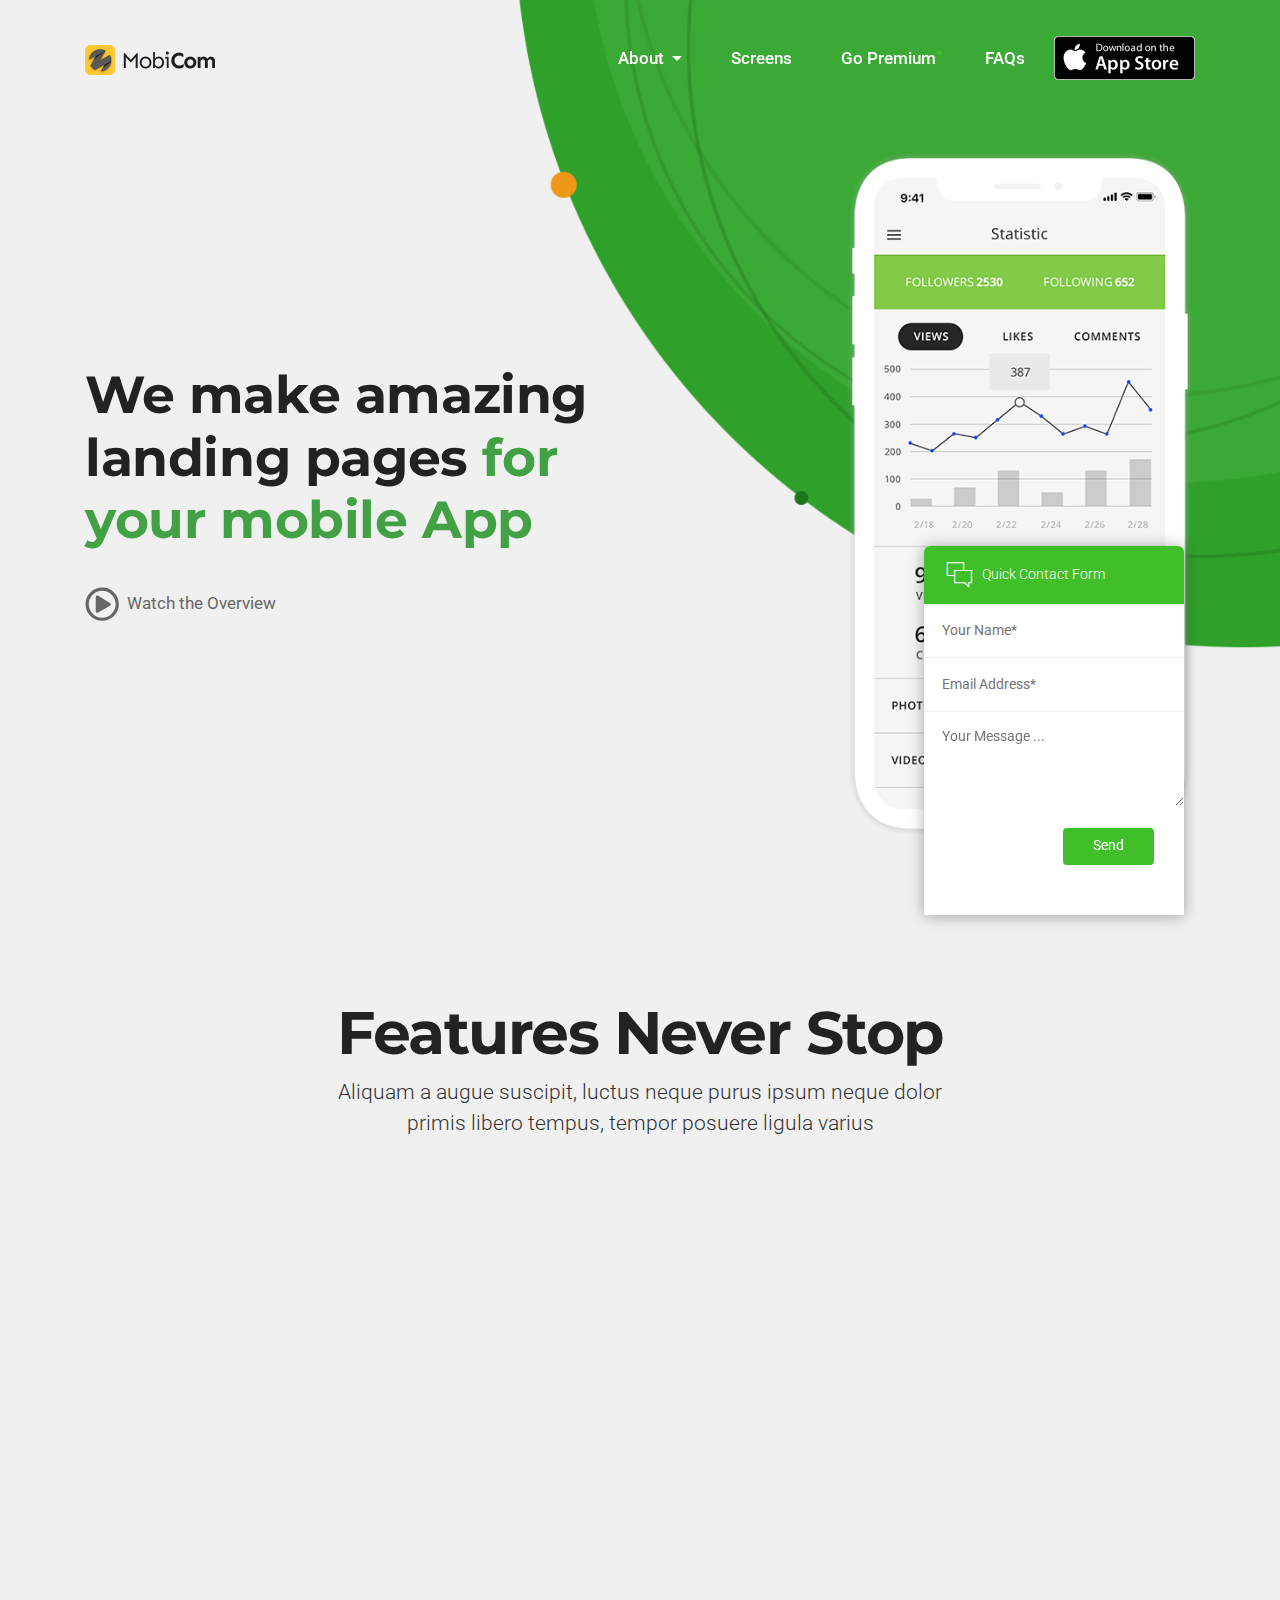
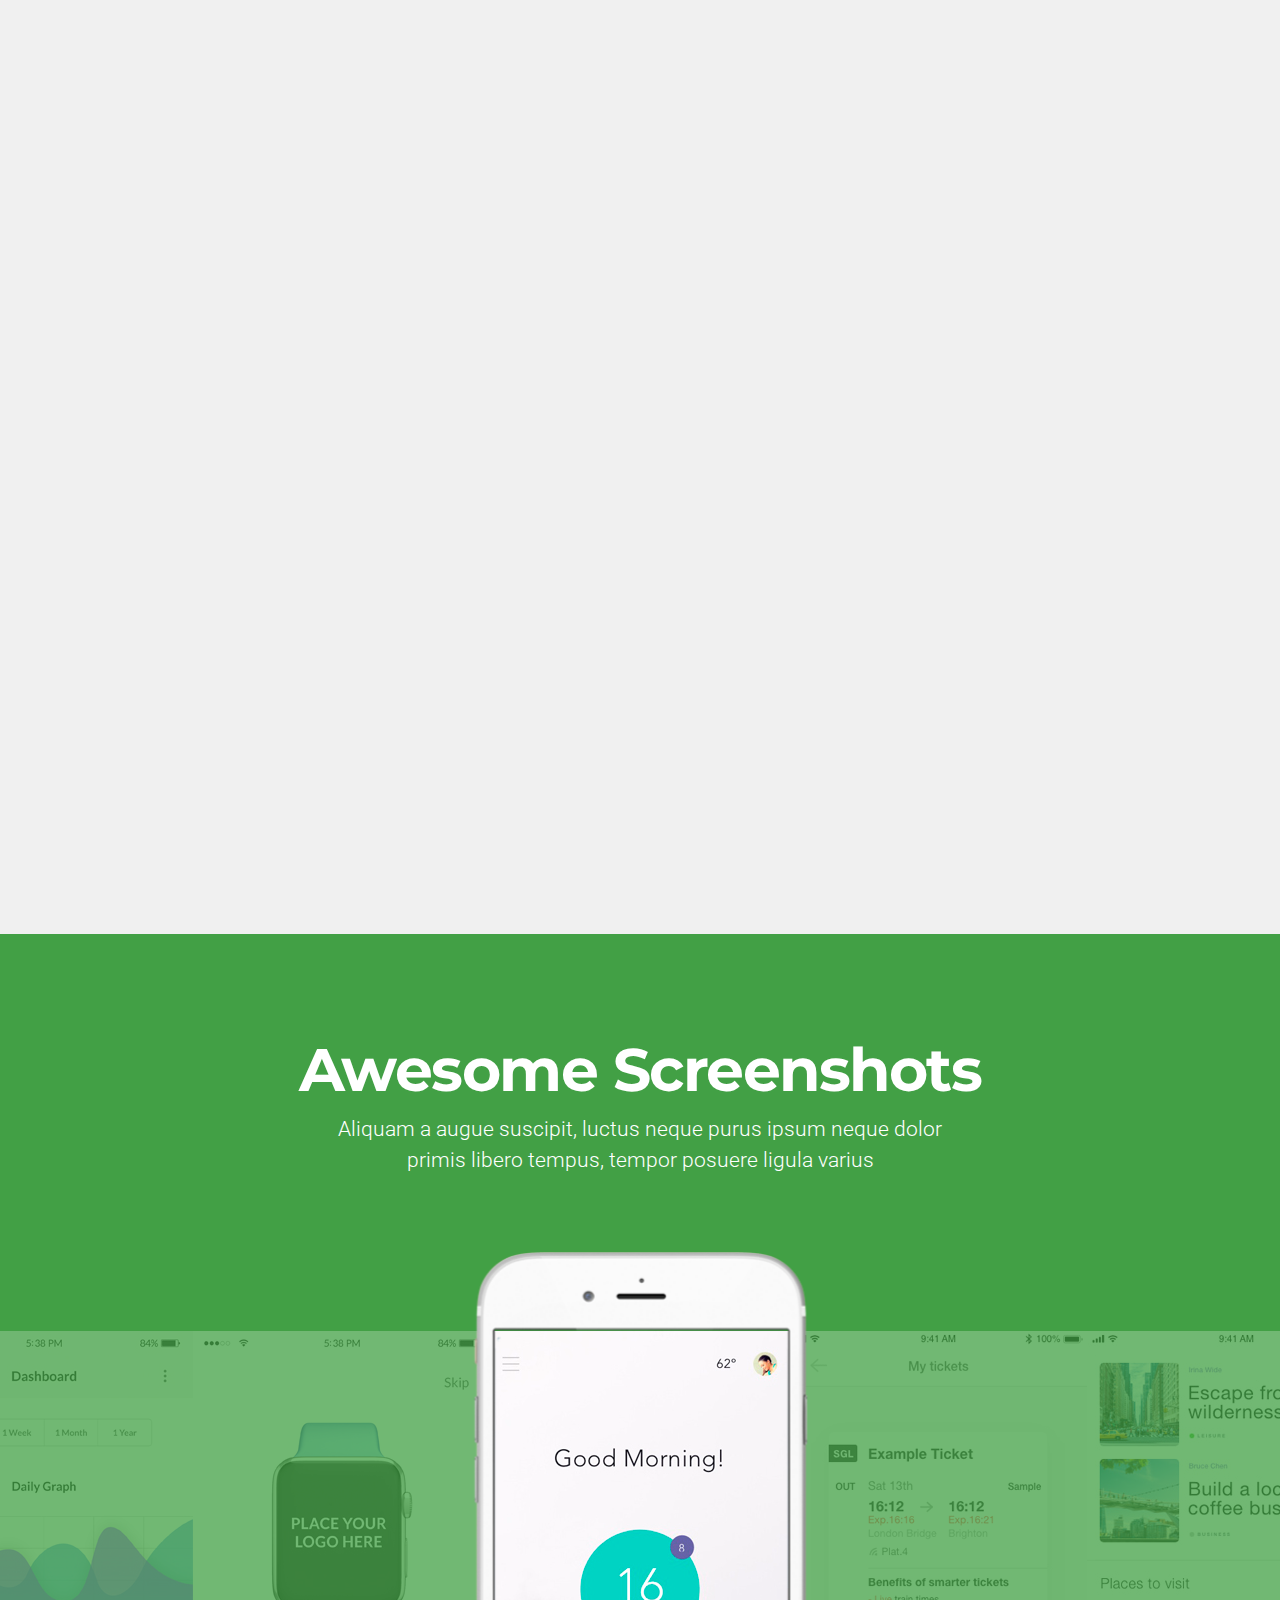
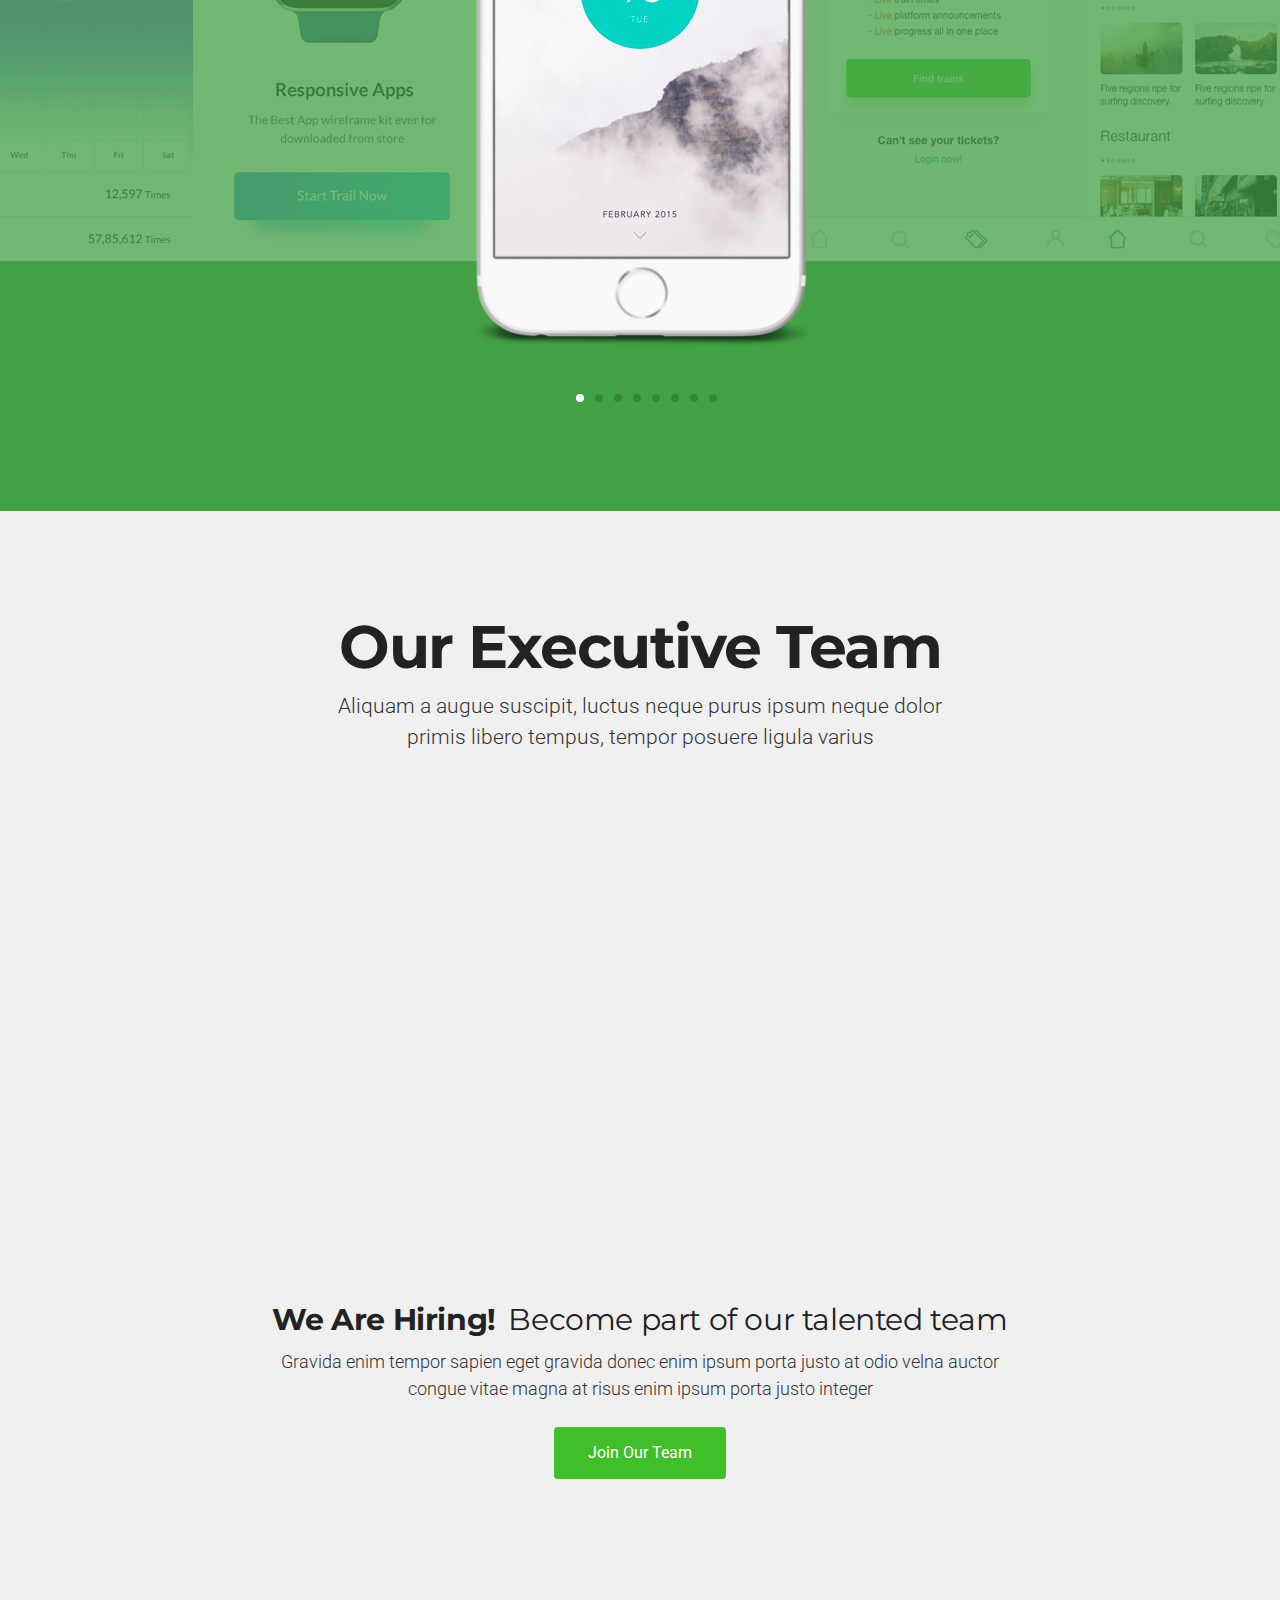
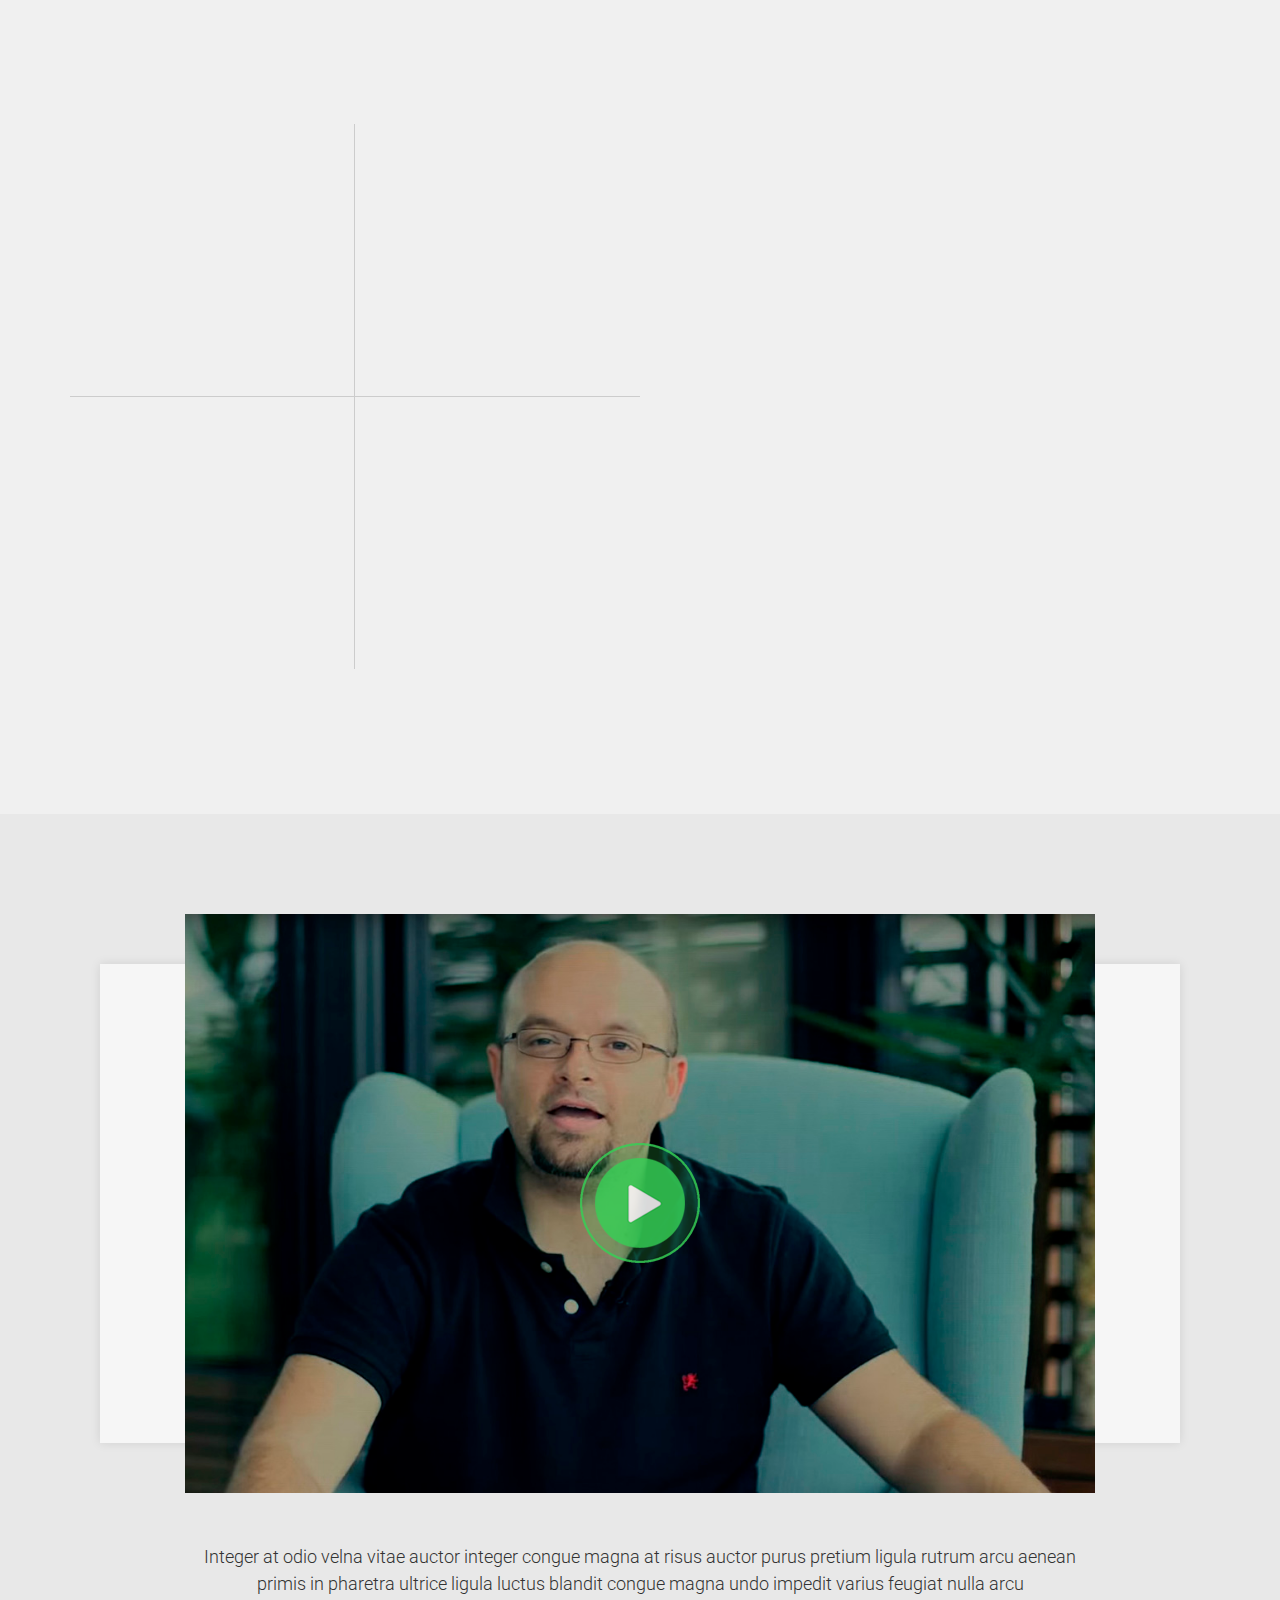
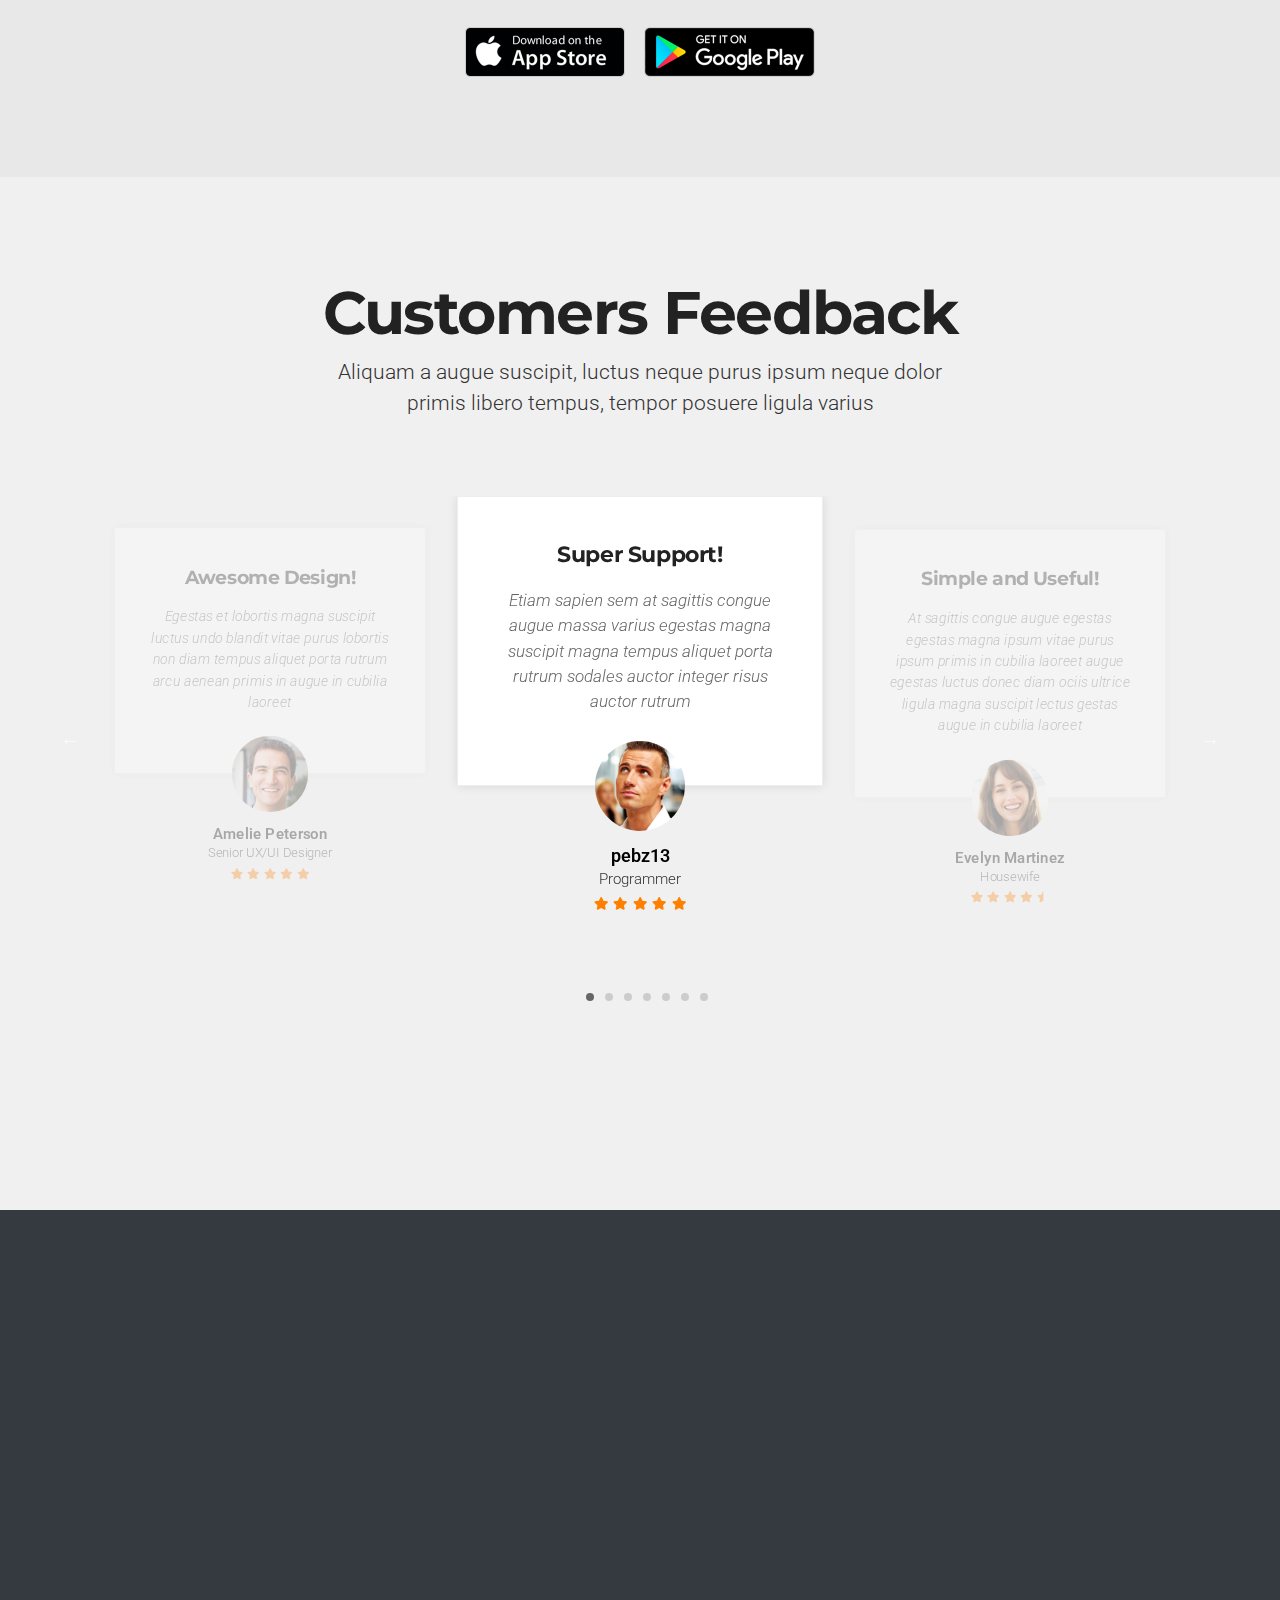
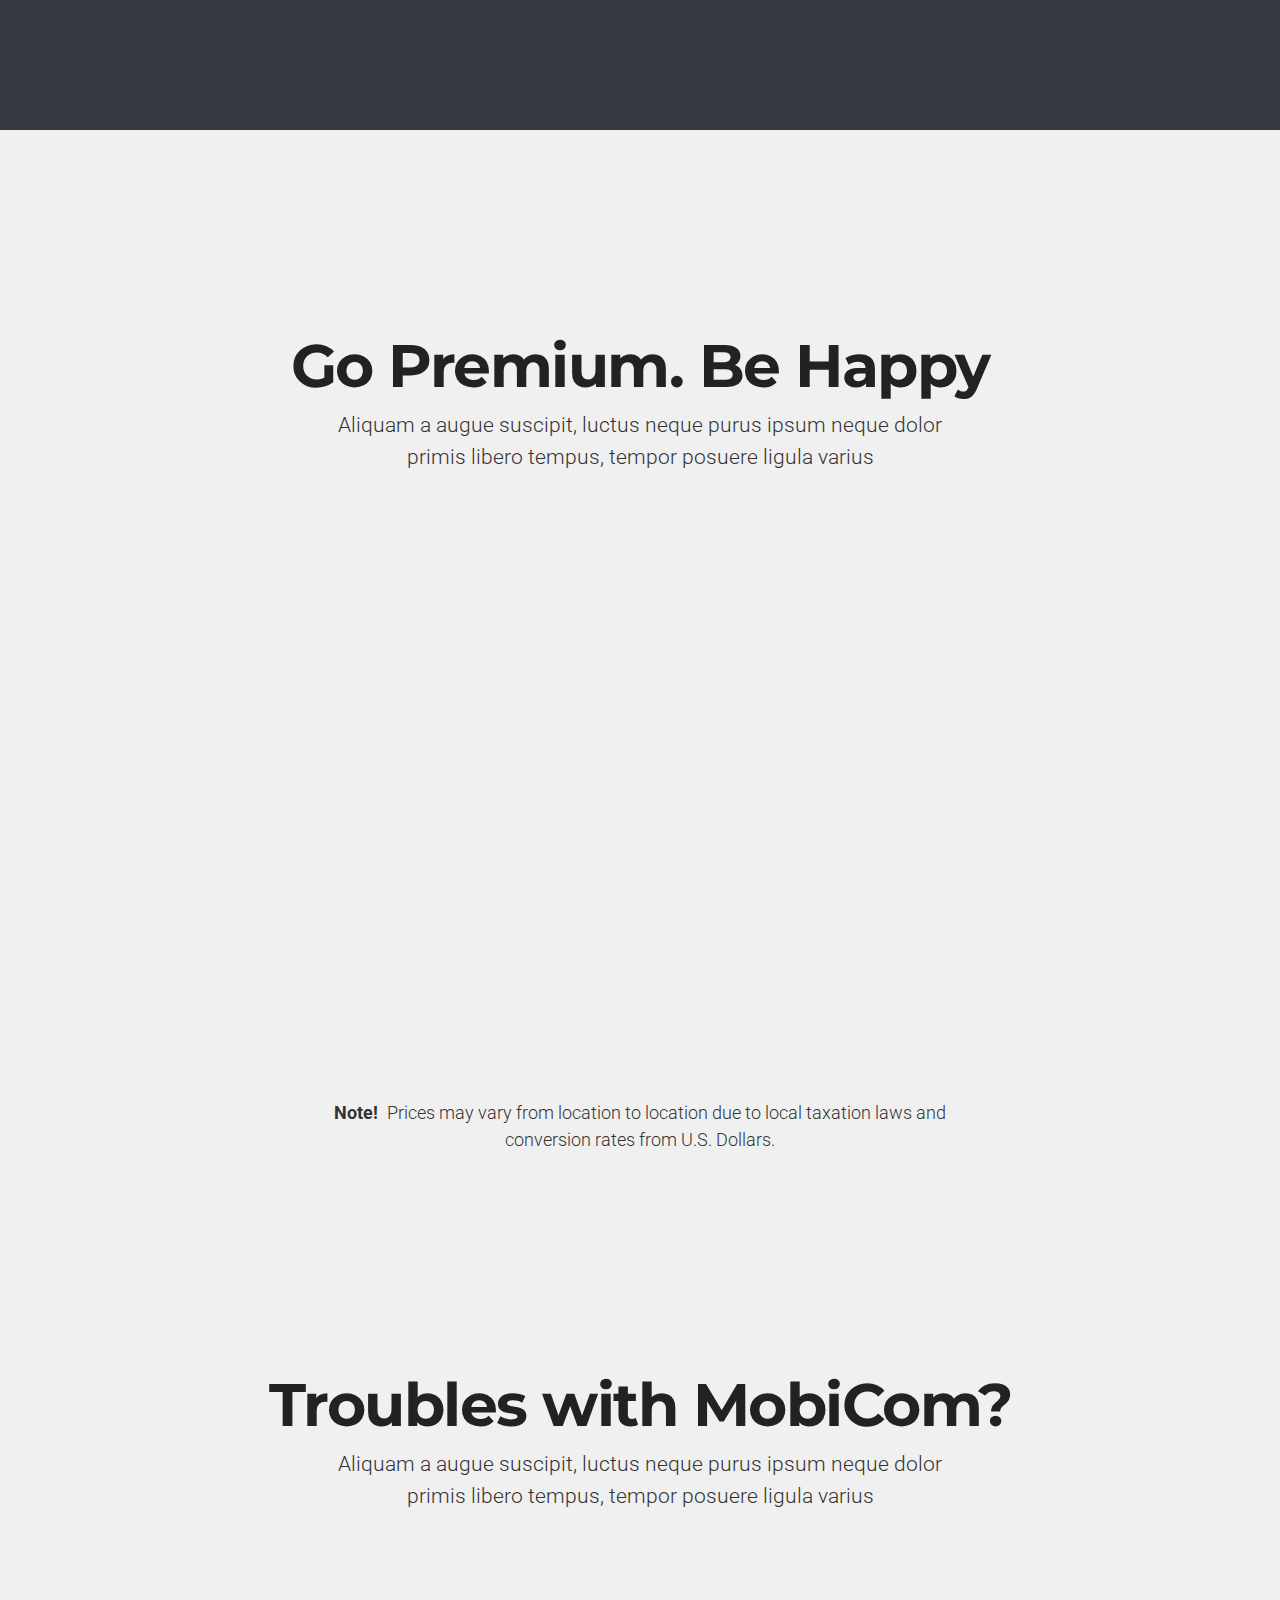
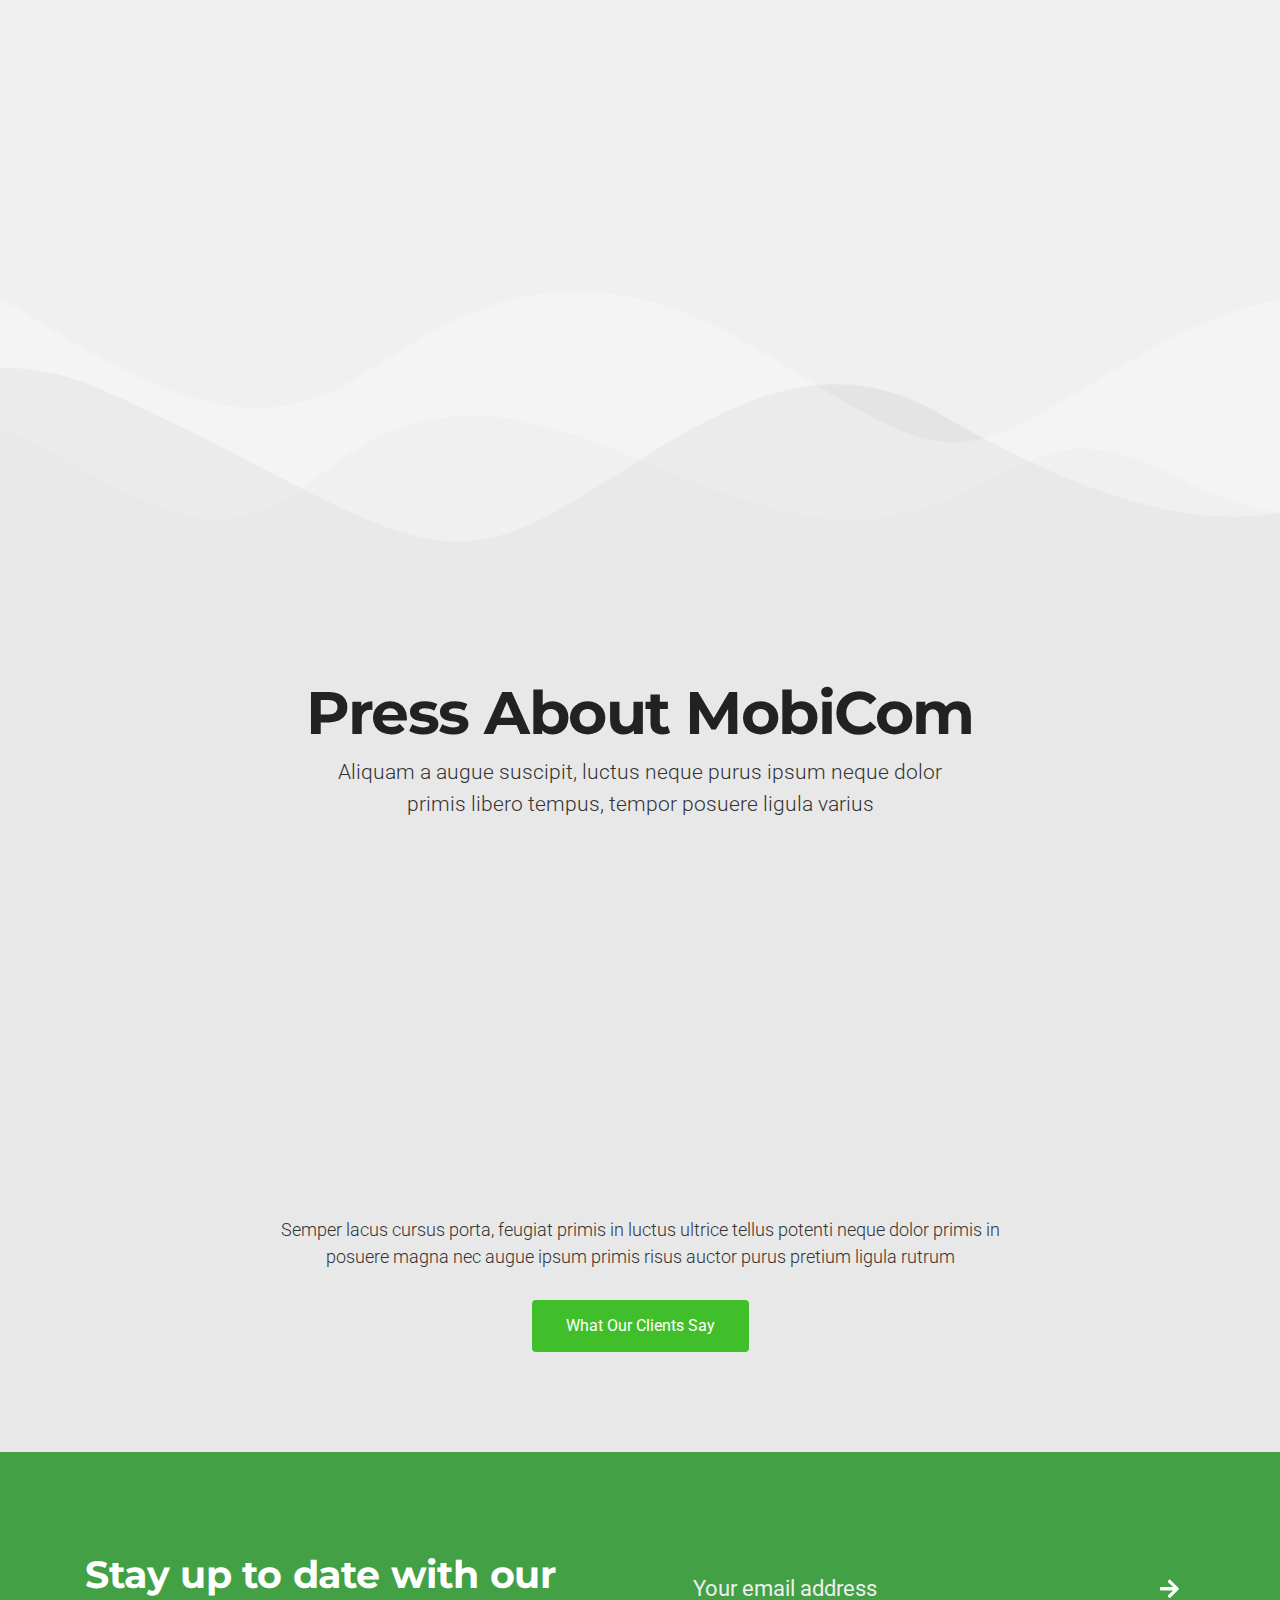
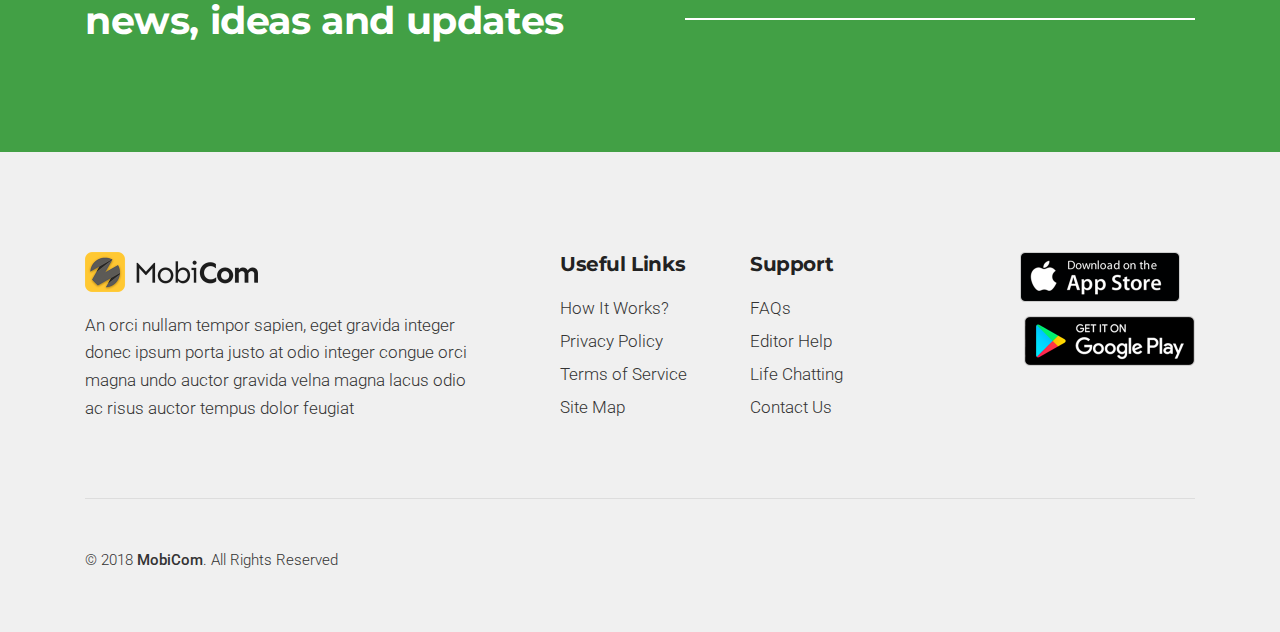
<file: demo-10.html>
<!DOCTYPE html>
<!-- MobiCom - Mobile App Landing Page Template design by DSAThemes (http://www.dsathemes.com) -->
<!--[if lt IE 7 ]><html class="ie ie6" lang="en"> <![endif]-->
<!--[if IE 7 ]><html class="ie ie7" lang="en"> <![endif]-->
<!--[if IE 8 ]><html class="ie ie8" lang="en"> <![endif]-->
<!--[if (gte IE 9)|!(IE)]><!-->
<html lang="en">



	
<!-- Mirrored from dsathemes.com/html/mobicom/files/demo-10.html by HTTrack Website Copier/3.x [XR&CO'2014], Sat, 28 Sep 2019 23:57:47 GMT -->
<head>



		<meta charset="utf-8">
		<meta http-equiv="X-UA-Compatible" content="IE=edge"/>
		<meta name="author" content="DSAThemes"/>	
		<meta name="description" content="MobiCom - Mobile App Landing Page Template"/>
		<meta name="keywords" content="Responsive, HTML5 template, DSAThemes, Mobile, Application, One Page, Landing, Mobile App">	
		<meta name="viewport" content="width=device-width, initial-scale=1.0"/>
				
  		<!-- SITE TITLE -->
		<title>MobiCom - Mobile App Landing Page Template</title>
							
		<!-- FAVICON AND TOUCH ICONS  -->
		<link rel="shortcut icon" href="images/favicon.ico" type="image/x-icon">
		<link rel="icon" href="images/favicon.ico" type="image/x-icon">
		<link rel="apple-touch-icon" sizes="152x152" href="images/apple-touch-icon-152x152.png">
		<link rel="apple-touch-icon" sizes="120x120" href="images/apple-touch-icon-120x120.png">
		<link rel="apple-touch-icon" sizes="76x76" href="images/apple-touch-icon-76x76.png">
		<link rel="apple-touch-icon" href="images/apple-touch-icon.png">

		<!-- GOOGLE FONTS -->
		<link href="https://fonts.googleapis.com/css?family=Roboto:300,400,500,700,900" rel="stylesheet"> 		
		<link href="https://fonts.googleapis.com/css?family=Montserrat:300,400,500,600,700" rel="stylesheet"> 

		<!-- BOOTSTRAP CSS -->
		<link href="css/bootstrap.min.css" rel="stylesheet">
				
		<!-- FONT ICONS -->
		<link href="css/fa-svg-with-js.css" rel="stylesheet">	
		<link href="css/pe-icon-7-stroke.css" rel="stylesheet">

		<!-- PLUGINS STYLESHEET -->
		<link href="css/magnific-popup.css" rel="stylesheet">
		<link href="css/slick.css" rel="stylesheet">
		<link href="css/slick-theme.css" rel="stylesheet">

		<!-- On Scroll Animations -->
		<link href="css/animate.css" rel="stylesheet">
				
		<!-- TEMPLATE CSS -->
		<link href="css/style.css" rel="stylesheet"> 	

		<!-- RESPONSIVE CSS -->
		<link href="css/responsive.css" rel="stylesheet"> 

		

	</head>



	<body>




		<!-- PRELOADER
		============================================= -->		
		<div id="loader-wrapper">
			<div id="loader">
				<ul class="cssload-flex-container">
					<li><span class="cssload-loading"></span></li>
				</ul>
			</div>
		</div>




		<!-- PAGE CONTENT
		============================================= -->	
		<div id="page" class="page">




			<!-- HEADER
			============================================= -->
			<header id="header" class="header">
				<nav class="navbar fixed-top navbar-expand-lg navbar-dark bg-tra">
					<div class="container">


						<!-- LOGO IMAGE -->
						<!-- For Retina Ready displays take a image with double the amount of pixels that your image will be displayed (e.g 260 x 60 pixels) -->
				 		<a href="#hero-10" class="navbar-brand logo-white"><img src="images/logo.png" width="130" height="30" alt="header-logo"></a>
				 		<a href="#hero-10" class="navbar-brand logo-black"><img src="images/logo.png" width="130" height="30" alt="header-logo"></a>


				 		<!-- Responsive Menu Button -->
				 		<button class="navbar-toggler" type="button" data-toggle="collapse" data-target="#navbarSupportedContent" aria-controls="navbarSupportedContent" aria-expanded="false" aria-label="Toggle navigation">
				   		 	<span class="navbar-toggler-icon"></span>
				  		</button>


				  		<!-- Navigation Menu -->
				  		<div id="navbarSupportedContent" class="collapse navbar-collapse">
					   		<ul class="navbar-nav ml-auto">
			      		
			      				<!-- Dropdown Link -->
					      		<li class="nav-item dropdown">
							        <a class="nav-link dropdown-toggle" href="#" id="navbarDropdown" role="button" data-toggle="dropdown" aria-haspopup="true" aria-expanded="false">
							          About
							        </a>
							        <div class="dropdown-menu" aria-labelledby="navbarDropdown">
							        	<a class="dropdown-item" href="#features-2">Features</a>
							        	<a class="dropdown-item" href="#content-2">Why MobiCom</a>
							        	<a class="dropdown-item" href="#team-1">Our Team</a>
							         	<a class="dropdown-item" href="#video-4">How It Works</a>
							         	<a class="dropdown-item" href="#reviews-2">Reviews</a>
							          	<div class="dropdown-divider"></div>
							         	<a class="dropdown-item" href="#press-1">Press About Us</a>
							        </div>
							    </li>

					      		<li class="nav-item nl-simple"><a class="nav-link" href="#screens-1">Screens</a></li>
					      		<li class="nav-item nl-simple"><a class="nav-link pre-link" href="#pricing-1">Go Premium<span></span></a></li>
					      		<li class="nav-item nl-simple"><a class="nav-link" href="#faqs-1">FAQs</a></li>					      		

								<!-- AppStore Badge -->
								<li class="nav-item">
									<a href="#" class="header-store">
										<img class="appstore-button" src="images/store_badges/header-appstore.png" width="141" height="44" alt="appstore-logo">
									</a>
								</li>  
															
								<!-- Google Play Badge 
								<li class="nav-item">
									<a href="#" class="header-store">
										<img class="googleplay-button" src="images/store_badges/header-googleplay.png" width="151" height="44" alt="googleplay-logo">
									</a>
								</li>  -->

					      	</ul>
					    </div>	<!-- End Navigation Menu -->


					</div>	  <!-- End container -->
				</nav>	   <!-- End navbar  -->
			</header>	<!-- END HEADER -->




			<!-- HERO-10
			============================================= -->	
			<section id="hero-10" class="bg-fixed bg-lightgrey hero-section division">
				<div class="container">	
					<div class="row d-flex align-items-center">


						<!-- HERO TEXT -->
						<div class="col-md-7 col-lg-6">
							<div class="hero-txt">	


								<!-- Title -->
								<h2 class="h2-xs animated" data-animation="fadeInUp" data-animation-delay="300">
								   We make amazing landing pages <span class="green-color">for your mobile App</span>
								</h2>

								<!-- Video Link -->
								<div class="modal-video grey-color animated" data-animation="fadeInUp" data-animation-delay="500">
									<a class="video-popup" href="https://www.youtube.com/watch?v=kuceVNBTJio">	<!-- Change the video link HERE!!! -->	
										<span><i class="far fa-play-circle"></i></span>
										Watch the Overview
									</a>
								</div>

									
							</div>	 <!-- End row -->   
						</div>	 <!-- End container --> 


						<!-- HERO IMAGE -->
						<div class="col-md-5 col-lg-4 offset-lg-2 animated" data-animation="fadeInRight" data-animation-delay="500">	
							<div class="hero-img">				
								<img class="img-fluid" src="images/hero-10-img.png" alt="hero-image">
							</div>
						</div>


					</div>	   <!-- End row --> 
				</div>      <!-- End container --> 
			</section>	<!-- END HERO-10 -->	




			<!-- FEATURES-2
			============================================= -->
			<section id="features-2" class="bg-lightgrey p-top-60 p-bottom-60 featuress-section division">
				<div class="container">


					<!-- SECTION TITLE 	-->	
					<div class="row">	
						<div class="col-md-10 offset-md-1 section-title">	

							<!-- Title 	-->	
							<h2 class="h2-lg">Features Never Stop</h2>	

							<!-- Text -->
							<p>Aliquam a augue suscipit, luctus neque purus ipsum neque dolor primis libero tempus, 
							   tempor posuere ligula varius
							</p>
								
						</div>		
					</div> 	 <!-- END SECTION TITLE -->	


			 		<div class="row">


			 			<!-- FEATURE BOX #1 -->
						<div class="col-md-6 col-lg-3 animated" data-animation="fadeInUp" data-animation-delay="300">
							<div class="fbox-2 box-icon-lg green-icon">
								
								<!-- Icon -->
								<span class="pe-7s-piggy"></span>
									
								<!-- Title -->
								<h5 class="h5-md">Super Affordable</h5>	

								<!-- Text -->
								<p class="grey-color">Semper lacus cursus porta, feugiat primis in ultrice ligula risus auctor tempus</p>

							</div>							
						</div>
							
							
						<!-- FEATURE BOX #2 -->
						<div class="col-md-6 col-lg-3 animated" data-animation="fadeInUp" data-animation-delay="400">
							<div class="fbox-2 box-icon-lg green-icon">
								
								<!-- Icon -->
								<span class="pe-7s-expand1"></span>
									
								<!-- Title -->
								<h5 class="h5-md">Fast Turnaround</h5>
									
								<!-- Text -->
								<p class="grey-color">Semper lacus cursus porta, feugiat primis in ultrice ligula risus auctor tempus</p>					
									
							</div>							
						</div>
								
								
						<!-- FEATURE BOX #3 -->
						<div class="col-md-6 col-lg-3 animated" data-animation="fadeInUp" data-animation-delay="500">
							<div class="fbox-2 box-icon-lg green-icon">
								
								<!-- Icon -->
								<span class="pe-7s-refresh-2"></span>
									
								<!-- Title -->
								<h5 class="h5-md">Free Updates</h5>

								<!-- Text -->
								<p class="grey-color">Semper lacus cursus porta, feugiat primis in ultrice ligula risus auctor tempus</p>						
							
							</div>							
						</div>


						<!-- FEATURE BOX #4 -->
						<div class="col-md-6 col-lg-3 animated" data-animation="fadeInUp" data-animation-delay="600">
							<div class="fbox-2 box-icon-lg green-icon">
								
								<!-- Icon -->
								<span class="pe-7s-help2"></span>
									
								<!-- Title -->
								<h5 class="h5-md">Fast Support</h5>

								<!-- Text -->
								<p>Semper lacus cursus porta, feugiat primis in ultrice ligula risus auctor tempus</p>																												
							</div>							
						</div>								


			 		</div>	   <!-- End row -->	


			 	</div>	   <!-- End container -->		
			</section>	<!-- END FEATURES-2 -->




			<!-- CONTENT-2
			============================================= -->
			<section id="content-2" class="bg-scroll bg-lightgrey wide-60 content-section division">
				<div class="container">
			 		<div class="row d-flex align-items-center">


					 	<!-- CONTENT IMAGE -->
						<div class="col-md-6 animated" data-animation="fadeInRight" data-animation-delay="500">
							<div class="content-img">
								<img class="img-fluid" src="images/image-07.png" alt="content-image" />
					 		</div>
						</div>


						<!-- CONTENT TEXT -->
					 	<div class="col-md-6">
					 		<div class="content-txt ind-45">

					 					
					 			<!-- Title -->	
								<h2 class="h2-xs animated" data-animation="fadeInLeft" data-animation-delay="300">
								   Experienced and Skilled
								</h2>
		
								<!-- Text -->	
								<p class="animated" data-animation="fadeInLeft" data-animation-delay="400">
								   An nullam tempor sapien, eget gravida donec enim ipsum porta justo integer at odio velna vitae
								   auctor integer congue magna undo impedit. Gravida magna lacus odio ac risus auctor tempus dolor
								   feugiat lacinia risus  orci auctor purus pretium ligula
								</p>

								<!-- Title -->	
								<h5 class="h5-md animated" data-animation="fadeInLeft" data-animation-delay="500">
								   Feature Integration
								</h5>
												
								<!-- Text -->	
								<p class=" animated" data-animation="fadeInLeft" data-animation-delay="600">
								   An nullam tempor sapien, eget gravida donec enim ipsum porta justo integer at odio velna vitae
								   auctor integer congue gravida donec enim ipsum porta justo integer at odio velna
								</p>


					 		</div>
					 	</div>	<!-- END CONTENT TEXT -->


			 		</div>	   <!-- End row -->		
			 	</div>	   <!-- End container -->		
			</section>	<!-- END CONTENT-2 -->




			<!-- SCREENSHOTS-1
			============================================= -->
			<section id="screens-1" class="bg-scroll bg-green screens-section division" style="background-image: url(images/tra-bg-1.png);">	
				
		
				<!-- SECTION TITLE -->
				<div class="container">		
					<div class="row">	
						<div class="col-md-10 offset-md-1 white-color section-title">	

							<!-- Title 	-->	
							<h2 class="h2-lg">Awesome Screenshots</h2>	

							<!-- Text -->
							<p>Aliquam a augue suscipit, luctus neque purus ipsum neque dolor primis libero tempus, 
							   tempor posuere ligula varius
							</p>
							
						</div>		
					</div> 	 <!-- End row --> 	
				</div>	 <!-- END SECTION TITLE -->	
				
					
				<!-- SCREENSHOTS CAROUSEL -->
				<div class="screenshots-wrap">
					 <div class="screens-carousel">

							
						<!-- Screen #1 -->
						<div class="carousel-item">
							<img src="images/portfolio/screen-1.jpg" alt="screenshot">
						</div>
									
						<!-- Screen #2 -->
						<div class="carousel-item">
							<img src="images/portfolio/screen-2.jpg" alt="screenshot">
						</div>
									
						<!-- Screen #3 -->
						<div class="carousel-item">
							<img src="images/portfolio/screen-3.jpg" alt="screenshot">
						</div>
									
						<!-- Screen #4 -->
						<div class="carousel-item">
							<img src="images/portfolio/screen-4.jpg" alt="screenshot">
						</div>
									
						<!-- Screen #5 -->
						<div class="carousel-item">
							<img src="images/portfolio/screen-5.jpg" alt="screenshot">
						</div>
									
						<!-- Screen #6 -->
						<div class="carousel-item">
							<img src="images/portfolio/screen-6.jpg" alt="screenshot">
						</div>
									
						<!-- Screen #7 -->
						<div class="carousel-item">
							<img src="images/portfolio/screen-7.jpg" alt="screenshot">
						</div>
									
						<!-- Screen #8 -->
						<div class="carousel-item">
							<img src="images/portfolio/screen-8.jpg" alt="screenshot">
						</div>
													
					</div>
						
							
					<!-- IPHONE FRAME -->
					<div class="iphone-frame">
						<img src="images/iphone.png" alt="iphone-image">			
					</div>
							
							
				</div>	<!-- END SCREENSHOTS CAROUSEL -->


			</section>	<!-- END SCREENSHOTS-1 -->




			<!-- TEAM-1
			============================================= -->
			<section id="team-1" class="bg-fixed bg-lightgrey wide-100 team-section division">
				<div class="container">


			 		<!-- SECTION TITLE -->	
					<div class="row">	
						<div class="col-md-10 offset-md-1 section-title">	

							<!-- Title 	-->	
							<h2 class="h2-lg">Our Executive Team</h2>	

							<!-- Text -->
							<p>Aliquam a augue suscipit, luctus neque purus ipsum neque dolor primis libero tempus, 
							   tempor posuere ligula varius
							</p>
										
						</div> 	 <!-- End row --> 	
					</div>	 <!-- END SECTION TITLE -->	


					<div class="row">


						<!-- TEAM MEMBER #1 -->
						<div class="col-md-6 col-lg-3 animated" data-animation="fadeInUp" data-animation-delay="300">
							<div class="team-member green-hover">
								<div class="box-line"></div>
														
								<!-- Team Member Photo -->
								<div class="team-member-photo">
									<img class="img-fluid" src="images/team-1.jpg" alt="team-member-foto">
								</div>
																																				
								<!-- Team Member Meta -->		
								<div class="team-img-meta">													
									<h5 class="h5-sm">Jonathan Barnes</h5>
									<span>Founder</span>

									<!-- Social Icons -->
									<div class="tm-social clearfix">
										<ul class="text-center clearfix">																			
											<li><a href="#" class="ico-facebook"><i class="fab fa-facebook-f"></i></a></li>
											<li><a href="#" class="ico-twitter"><i class="fab fa-twitter"></i></a></li>
											<li><a href="#" class="ico-dribbble"><i class="fab fa-dribbble"></i></a></li>	

											<!--
											<li><a href="#" class="ico-behance"><i class="fab fa-behance"></i></a></li>										
											<li><a href="#" class="ico-instagram"><i class="fab fa-instagram"></i></a></li>
											<li><a href="#" class="ico-pinterest"><i class="fab fa-pinterest-p"></i></a></li>
											<li><a href="#" class="ico-google-plus"><i class="fab fa-google-plus-g"></i></a></li>
											<li><a href="#" class="ico-linkedin"><i class="fab fa-linkedin-in"></i></a></li>
											<li><a href="#" class="ico-tumblr"><i class="fab fa-tumblr"></i></a></li>
											<li><a href="#" class="ico-youtube"><i class="fab fa-youtube"></i></a></li>
											<li><a href="#" class="ico-vk"><i class="fab fa-vk"></i></a></li>-->		
										</ul>									
									</div>	

								</div>	
							
							</div>									
						</div>	<!-- END TEAM MEMBER #1 -->
						
						
						<!-- TEAM MEMBER #2 -->
						<div class="col-md-6 col-lg-3 animated" data-animation="fadeInUp" data-animation-delay="400">
							<div class="team-member green-hover">
								<div class="box-line"></div>
							
								<!-- Team Member Photo -->
								<div class="team-member-photo">
									<img class="img-fluid" src="images/team-2.jpg" alt="team-member-foto">
								</div>
											
								<!-- Team Member Meta -->		
								<div class="team-img-meta">												
									<h5 class="h5-sm">Hannah Harper</h5>
									<span>Project Manager</span>	

									<!-- Social Icons -->
									<div class="tm-social clearfix">
										<ul class="text-center clearfix">																			
											<li><a href="#" class="ico-facebook"><i class="fab fa-facebook-f"></i></a></li>
											<li><a href="#" class="ico-twitter"><i class="fab fa-twitter"></i></a></li>
											<li><a href="#" class="ico-dribbble"><i class="fab fa-dribbble"></i></a></li>	

											<!--
											<li><a href="#" class="ico-behance"><i class="fab fa-behance"></i></a></li>										
											<li><a href="#" class="ico-instagram"><i class="fab fa-instagram"></i></a></li>
											<li><a href="#" class="ico-pinterest"><i class="fab fa-pinterest-p"></i></a></li>
											<li><a href="#" class="ico-google-plus"><i class="fab fa-google-plus-g"></i></a></li>
											<li><a href="#" class="ico-linkedin"><i class="fab fa-linkedin-in"></i></a></li>
											<li><a href="#" class="ico-tumblr"><i class="fab fa-tumblr"></i></a></li>
											<li><a href="#" class="ico-youtube"><i class="fab fa-youtube"></i></a></li>
											<li><a href="#" class="ico-vk"><i class="fab fa-vk"></i></a></li>-->		
										</ul>									
									</div>	

								</div>	

							</div>											
						</div>	<!-- END TEAM MEMBER #2 -->
						
						
						<!-- TEAM MEMBER #3 -->
						<div class="col-md-6 col-lg-3 animated" data-animation="fadeInUp" data-animation-delay="500">
							<div class="team-member green-hover">
								<div class="box-line"></div>

								<!-- Team Member Photo -->
								<div class="team-member-photo">
									<img class="img-fluid" src="images/team-3.jpg" alt="team-member-foto">
								</div>
																		
								<!-- Team Member Meta -->		
								<div class="team-img-meta">														
									<h5 class="h5-sm">Matthew Anderson</h5>
									<span>Programmer</span>	

									<!-- Social Icons -->
									<div class="tm-social clearfix">
										<ul class="text-center clearfix">																			
											<li><a href="#" class="ico-facebook"><i class="fab fa-facebook-f"></i></a></li>
											<li><a href="#" class="ico-twitter"><i class="fab fa-twitter"></i></a></li>
											<li><a href="#" class="ico-dribbble"><i class="fab fa-dribbble"></i></a></li>	

											<!--
											<li><a href="#" class="ico-behance"><i class="fab fa-behance"></i></a></li>										
											<li><a href="#" class="ico-instagram"><i class="fab fa-instagram"></i></a></li>
											<li><a href="#" class="ico-pinterest"><i class="fab fa-pinterest-p"></i></a></li>
											<li><a href="#" class="ico-google-plus"><i class="fab fa-google-plus-g"></i></a></li>
											<li><a href="#" class="ico-linkedin"><i class="fab fa-linkedin-in"></i></a></li>
											<li><a href="#" class="ico-tumblr"><i class="fab fa-tumblr"></i></a></li>
											<li><a href="#" class="ico-youtube"><i class="fab fa-youtube"></i></a></li>
											<li><a href="#" class="ico-vk"><i class="fab fa-vk"></i></a></li>-->		
										</ul>									
									</div>	

								</div>

							</div>	
						</div>	<!-- END TEAM MEMBER #3 -->
											
						
						<!-- TEAM MEMBER #4 -->
						<div class="col-md-6 col-lg-3 animated" data-animation="fadeInUp" data-animation-delay="600">
							<div class="team-member green-hover">
								<div class="box-line"></div>

								<!-- Team Member Photo -->
								<div class="team-member-photo">
									<img class="img-fluid" src="images/team-4.jpg" alt="team-member-foto">
								</div>
																		
								<!-- Team Member Meta -->		
								<div class="team-img-meta">													
									<h5 class="h5-sm">Megan Coleman</h5>
									<span>Graphic Designer</span>	

									<!-- Social Icons -->
									<div class="tm-social clearfix">
										<ul class="text-center clearfix">																			
											<li><a href="#" class="ico-facebook"><i class="fab fa-facebook-f"></i></a></li>
											<li><a href="#" class="ico-twitter"><i class="fab fa-twitter"></i></a></li>
											<li><a href="#" class="ico-dribbble"><i class="fab fa-dribbble"></i></a></li>	

											<!--
											<li><a href="#" class="ico-behance"><i class="fab fa-behance"></i></a></li>										
											<li><a href="#" class="ico-instagram"><i class="fab fa-instagram"></i></a></li>
											<li><a href="#" class="ico-pinterest"><i class="fab fa-pinterest-p"></i></a></li>
											<li><a href="#" class="ico-google-plus"><i class="fab fa-google-plus-g"></i></a></li>
											<li><a href="#" class="ico-linkedin"><i class="fab fa-linkedin-in"></i></a></li>
											<li><a href="#" class="ico-tumblr"><i class="fab fa-tumblr"></i></a></li>
											<li><a href="#" class="ico-youtube"><i class="fab fa-youtube"></i></a></li>
											<li><a href="#" class="ico-vk"><i class="fab fa-vk"></i></a></li>-->		
										</ul>									
									</div>	

								</div>	

							</div>
						</div>	<!-- END TEAM MEMBER #4 -->


					</div>	    <!-- End row -->


					<!-- JOIN TEAM BUTTON -->
					<div class="row">
						<div class="col-lg-10 offset-lg-1">
							<div class="join-team text-center m-top-25">

								<!-- Title -->
								<h4 class="h4-md"><span>We Are Hiring!</span> Become part of our talented team</h4>

								<!-- Text -->	
								<p class="p-md">Gravida enim tempor sapien eget gravida donec enim ipsum porta justo at odio velna auctor congue
								   vitae magna at risus enim ipsum porta justo integer
								</p>

								<!-- Button -->						
								<a href="#contacts-1" class="btn btn-lightgreen">Join Our Team</a>

							</div>
						</div>
					</div>	<!-- END JOIN TEAM BUTTON -->


				</div>	    <!-- End container -->
			</section>	<!-- END TEAM-1 -->




			<!-- STATISTIC-2
			============================================= -->
			<div id="statistic-2" class="bg-lightgrey wide-60 statistic-section division">
				<div class="container">
					<div class="row d-flex align-items-center">


						<div class="col-md-6 m-bottom-40">
							<div class="row">


								<!-- STATISTIC BLOCK #1 -->
								<div class="col-sm-6 b-bottom b-right">							
									<div class="statistic-block text-center box-icon green-icon animated" data-animation="fadeInUp" data-animation-delay="300">	
										<span class="pe-7s-smile"></span>						
										<div class="statistic-number">1154</div>
										<p class="p-md">Happy Clients</p>
									</div>								
								</div>

								<!-- STATISTIC BLOCK #2 -->
								<div class="col-sm-6 b-bottom">									
									<div class="statistic-block text-center box-icon green-icon animated" data-animation="fadeInUp" data-animation-delay="400">		
										<span class="pe-7s-help2"></span>									
										<div class="statistic-number">409</div>
										<p class="p-md">Tickets Closed</p>
									</div>							
								</div>

								<!-- STATISTIC BLOCK #3 -->
								<div class="col-sm-6 b-right">							
									<div class="statistic-block text-center box-icon green-icon animated" data-animation="fadeInUp" data-animation-delay="500">		
										<span class="pe-7s-users"></span>									
										<div class="statistic-number">869</div>
										<p class="p-md">Followers</p>	
									</div>						
								</div>

								<!-- STATISTIC BLOCK #4 -->
								<div class="col-sm-6">							
									<div class="statistic-block text-center box-icon green-icon animated" data-animation="fadeInUp" data-animation-delay="600">		
										<span class="pe-7s-coffee"></span>					
										<div class="statistic-number">901</div>	
										<p class="p-md">Cups of Coffee</p>
									</div>						
								</div>


							</div>
						</div>	<!-- END STATISTIC BLOCKS -->


						<!-- STATISTIC IMAGE -->
						<div class="col-md-6 col-lg-5 offset-lg-1 animated" data-animation="fadeInLeft" data-animation-delay="400">	
							<div class="statistic-img text-center m-bottom-40">
								<img class="img-fluid" src="images/image-06.png" alt="content-image" />								
							</div>
						</div>	<!-- END STATISTIC IMAGE -->


					</div>	 <!-- End row -->			
				</div>	 <!-- End container -->		
			</div>	<!-- END STATISTIC-2 -->




			<!-- VIDEO-4
			============================================= -->
			<div id="video-4" class="bg-scroll bg-grey video-section division">
				<div class="container">


			 		<div class="row">
			 			<div class="video-inner-bg">
			 				<div class="col-xl-12">		 				
			 					<div class="video-content">


				 					<!-- VIDEO PREVIEW -->
				 					<div class="video-preview text-center">

				 							
					 					<!-- Change the link HERE!!! -->
										<a class="video-popup" href="https://www.youtube.com/watch?v=kuceVNBTJio">
														
											<!-- Play Icon -->
											<div class="video-block-wrapper"><div class="play-icon-green"></div></div>
															
											<!-- Preview Image -->
											<img class="img-fluid" src="images/video-4-img.jpg" alt="video-preview">

										</a>


				 					</div>	<!-- END VIDEO PREVIEW -->

			 					
				 				</div>	<!-- End video-content -->
				 			</div>	 <!-- END CONTENT TEXT -->
				 		</div>	  <!-- End Inner Background -->
			 		</div>	   <!-- End row -->	


			 		<div class="row">
			 			<div class="col-lg-10 offset-lg-1 text-center m-top-100">

			 				<!-- Text -->
							<p class="p-md">Integer at odio velna vitae auctor integer congue magna at risus auctor purus pretium
							   ligula rutrum arcu aenean primis in pharetra ultrice ligula luctus blandit congue magna undo impedit
							   varius feugiat nulla arcu 
							</p>

							<!-- Store Badges -->													
							<div class="stores-badge m-top-30">

								<!-- AppStore -->
								<a href="#" class="store">
									<img class="appstore-original" src="images/store_badges/appstore.png" width="160" height="50" alt="appstore-logo" />
								</a>
													
								<!-- Google Play -->
								<a href="#" class="store">
									<img class="googleplay-original" src="images/store_badges/googleplay.png" width="171" height="50" alt="googleplay-logo" />
								</a>
												
								<!-- Aamazon Market 
								<a href="#" class="store">
									<img class="amazon-original" src="images/store_badges/amazon.png" width="158" height="50" alt="amazon-logo" />
								</a>  -->
																					
								<!-- Windows Market  
								<a href="#" class="store">
									<img class="windows-original" src="images/store_badges/windows.png" width="164" height="50" alt="windows-logo" />
								</a> -->
															
							</div>

			 			</div>
			 		</div>


			 	</div>	   <!-- End container -->		
			</div>	<!-- END VIDEO-4 -->




			<!-- TESTIMONIALS-2
			============================================= -->
			<section id="reviews-2" class="wide-100 bg-lightgrey reviews-section division">
				<div class="container">
			

			 		<!-- SECTION TITLE -->	
					<div class="row">	
						<div class="col-md-10 offset-md-1 section-title">	

							<!-- Title 	-->	
							<h2 class="h2-lg">Customers Feedback</h2>	

							<!-- Text -->
							<p>Aliquam a augue suscipit, luctus neque purus ipsum neque dolor primis libero tempus, 
							   tempor posuere ligula varius
							</p>
								
						</div>
					</div>	 <!-- END SECTION TITLE -->	
			
			
					<!-- TESTIMONIALS CAROUSEL -->
					<div class="reviews-carousel">
						<div class="center slider">


							<!-- TESTIMONIAL #1 -->
							<div class="review-2">
								
								<!-- Testimonial Text -->
								<div class="review-txt">

									<!-- Title -->
									<h5 class="h5-lg">Super Support!</h5>
									
									<!-- Testimonial Text -->
									<p>Etiam sapien sem at sagittis congue augue massa varius egestas magna suscipit magna tempus aliquet
									   porta rutrum sodales auctor integer risus auctor rutrum	    
									</p>

								</div>

								<!-- Testimonial Author Avatar -->
								<div class="testimonial-avatar text-center">
									<img src="images/review-author-1.jpg" alt="review-author-avatar">
									<p class="testimonial-autor">pebz13</p>
									<span>Programmer</span>
								</div>

								<!-- App Rating -->
								<div class="app-rating">
									<i class="fas fa-star"></i>
									<i class="fas fa-star"></i>
									<i class="fas fa-star"></i>
									<i class="fas fa-star"></i>
									<i class="fas fa-star"></i>
								</div>
																								
							</div>	<!-- END TESTIMONIAL #1 -->
						
							
							<!-- TESTIMONIAL #2 -->
							<div class="review-2">

								<!-- Testimonial Text -->
								<div class="review-txt">

									<!-- Title -->
									<h5 class="h5-lg">Simple and Useful!</h5>	
											
									<!-- Testimonial Text -->
									<p>At sagittis congue augue egestas egestas magna ipsum vitae purus ipsum primis in cubilia laoreet
									   augue egestas luctus donec diam ociis ultrice ligula magna suscipit lectus gestas augue in cubilia
									   laoreet
									</p>

								</div>
																														
								<!-- Testimonial Author Avatar -->
								<div class="testimonial-avatar clearfix">
									<img src="images/review-author-2.jpg" alt="review-author-avatar">
									<p class="testimonial-autor">Evelyn Martinez</p>
									<span>Housewife</span>
								</div>

								<!-- App Rating -->
								<div class="app-rating">
									<i class="fas fa-star"></i>
									<i class="fas fa-star"></i>
									<i class="fas fa-star"></i>
									<i class="fas fa-star"></i>
									<i class="fas fa-star-half"></i>
								</div>
															
							</div>	<!-- END TESTIMONIAL #2 -->
					
						
							<!-- TESTIMONIAL #3 -->
							<div class="review-2">

								<!-- Testimonial Text -->
								<div class="review-txt">

									<!-- Title -->
									<h5 class="h5-lg">Great Flexibility!</h5>	
											
									<!-- Testimonial Text -->
									<p>Mauris donec ociis et magnis sapien etiam sapien sem sagittis congue augue egestas et ultrice
									   ligula egestas magna suscipit lectus gestas magna suscipit luctus undo 
									</p>

								</div>
													
								<!-- Testimonial Author Avatar -->
								<div class="testimonial-avatar clearfix">
									<img src="images/review-author-3.jpg" alt="review-author-avatar">
									<p class="testimonial-autor">Robert Peterson</p>
									<span>SEO Manager</span>
								</div>

								<!-- App Rating -->
								<div class="app-rating">
									<i class="fas fa-star"></i>
									<i class="fas fa-star"></i>
									<i class="fas fa-star"></i>
									<i class="fas fa-star"></i>
									<i class="fas fa-star"></i>
								</div>
															
							</div>	<!-- END TESTIMONIAL #3 -->
								
								
							<!-- TESTIMONIAL #4 -->
							<div class="review-2">

								<!-- Testimonial Text -->
								<div class="review-txt">

									<!-- Title -->
									<h5 class="h5-lg">I love this App!</h5>	
										
									<!-- Testimonial Text -->
									<p>An augue in cubilia laoreet magna suscipit egestas magna ipsum vitae purus ipsum primis in cubilia
									   laoreet augue ultrice ligula egestas magna suscipit lectus gestas magna viverra dolor neque est gravida			   
									</p>

								</div>
										
								<!-- Testimonial Author Avatar -->
								<div class="testimonial-avatar clearfix">
									<img src="images/review-author-4.jpg" alt="review-author-avatar">
									<p class="testimonial-autor">Leslie Serpas</p>
									<span>Internet Surfer</span>
								</div>

								<!-- App Rating -->
								<div class="app-rating">
									<i class="fas fa-star"></i>
									<i class="fas fa-star"></i>
									<i class="fas fa-star"></i>
									<i class="fas fa-star"></i>
								</div>
															
							</div>	<!-- END TESTIMONIAL #4 -->
								
								
							<!-- TESTIMONIAL #5 -->
							<div class="review-2">

								<!-- Testimonial Text -->
								<div class="review-txt">

									<!-- Title -->
									<h5 class="h5-lg">Best App for Around!</h5>	
												
									<!-- Testimonial Text -->
									<p>Egestas egestas magna ipsum vitae purus efficitur ipsum primis in cubilia laoreet augue egestas
									   luctus donec augue in cubilia laoreet ociis vitae purus diam
									</p>	

								</div>					

											
								<!-- Testimonial Author Avatar -->
								<div class="testimonial-avatar clearfix">
									<img src="images/review-author-5.jpg" alt="review-author-avatar">
									<p class="testimonial-autor">Marisol19</p>
									<span>Senior UX/UI Designer</span>
								</div>

								<!-- App Rating -->
								<div class="app-rating">
									<i class="fas fa-star"></i>
									<i class="fas fa-star"></i>
									<i class="fas fa-star"></i>
									<i class="fas fa-star"></i>
									<i class="fas fa-star-half"></i>
								</div>
															
							</div>	<!-- END TESTIMONIAL #5 -->
								
								
							<!-- TESTIMONIAL #6 -->
							<div class="review-2">

								<!-- Testimonial Text -->
								<div class="review-txt">

									<!-- Title -->
									<h5 class="h5-lg">Minimalistic & Beautiful!</h5>	
			
									<!-- Testimonial Text -->
									<p>Augue egestas volutpat egestas et augue in cubilia laoreet magna suscipit luctus undo blandit
									   vitae purus non diam tempus aliquet porta rutrum gestas neque est gravida 
									</p>

								</div>
				
								<!-- Testimonial Author Avatar -->
								<div class="testimonial-avatar clearfix">
									<img src="images/review-author-6.jpg" alt="review-author-avatar">
									<p class="testimonial-autor">Dan Hodges</p>
									<span>Graphic Designer</span>
								</div>

								<!-- App Rating -->
								<div class="app-rating">
									<i class="fas fa-star"></i>
									<i class="fas fa-star"></i>
									<i class="fas fa-star"></i>
									<i class="fas fa-star"></i>
									<i class="fas fa-star"></i>
								</div>
															
							</div>	<!-- END TESTIMONIAL #6 -->
								
								
							<!-- TESTIMONIAL #7 -->
							<div class="review-2">

								<!-- Testimonial Text -->
								<div class="review-txt">

									<!-- Title -->
									<h5 class="h5-lg">Awesome Design!</h5>
											
									<!-- Testimonial Text -->
									<p>Egestas et lobortis magna suscipit luctus undo blandit vitae purus lobortis non diam tempus
									   aliquet porta rutrum arcu aenean primis in augue in cubilia laoreet						   
									</p>

								</div>	
				
								<!-- Testimonial Author Avatar -->
								<div class="testimonial-avatar clearfix">
									<img src="images/review-author-4.jpg" alt="review-author-avatar">
									<p class="testimonial-autor">Amelie Peterson</p>
									<span>Senior UX/UI Designer</span>
								</div>

								<!-- App Rating -->
								<div class="app-rating">
									<i class="fas fa-star"></i>
									<i class="fas fa-star"></i>
									<i class="fas fa-star"></i>
									<i class="fas fa-star"></i>
									<i class="fas fa-star"></i>
								</div>
															
							</div>	<!-- END TESTIMONIAL #7 -->

													
						</div>
					</div>	<!-- TESTIMONIALS CAROUSEL -->


				</div>	   <!-- End container -->
			</section>	<!-- END TESTIMONIALS-2 -->




			<!-- DOWNLOAD-3
			============================================= -->
			<section id="download-3" class="bg-lightgrey wide-100 download-section">
				<div class="bg-scroll bg-inner bg-dark division">
					<div class="container white-color">
						<div class="row d-flex align-items-center">

									
							<!-- DOWNLOAD IMAGE -->
							<div class="col-md-5 col-lg-4 animated" data-animation="fadeInRight" data-animation-delay="500">	
								<div class="download-3-img text-center ind-15">
									<img class="img-fluid" src="images/image-10.png" alt="download-image">
								</div>
							</div>


							<!-- DOWNLOAD TXT -->	
							<div class="col-md-7 col-lg-7 offset-lg-1">
								<div class="download-txt ind-30">

									
									<!-- Title -->
									<h2 class="h2-xs animated" data-animation="fadeInLeft" data-animation-delay="300">
									   It’s perfect time to join MobiCom
									</h2>

									<!-- Text -->
									<p class="p-lg animated" data-animation="fadeInLeft" data-animation-delay="400">
									   Feugiat eros, ac tincidunt ligula massa in faucibus orci luctus posuere cubilia curae integer
									   congue leo metus
									</p>

									<!-- HERO STORE BADGES -->													
									<div class="stores-badge animated" data-animation="fadeInLeft" data-animation-delay="500">

										<!-- AppStore -->	
										<a href="#" class="store">
											<img class="appstore-grey" src="images/store_badges/appstore-grey.png" width="158" height="50" alt="appstore-logo">
										</a>
																			
										<!-- Google Play -->	
										<a href="#" class="store">
											<img class="googleplay-grey" src="images/store_badges/googleplay-grey.png" width="168" height="50" alt="googleplay-logo">
										</a>
															
									</div>


								</div>	
							</div>	<!-- END DOWNLOAD TXT -->	


						</div>	  <!-- End row -->
					</div>	   <!-- End container -->
				</div>		<!-- End Inner Background -->		
			</section>	<!-- END DOWNLOAD-3 -->




			<!-- PRICING-1
			============================================= -->
			<section id="pricing-1" class="bg-lightgrey wide-100 pricing-section division">
				<div class="container">


					<!-- SECTION TITLE -->	
					<div class="row">	
						<div class="col-md-10 offset-md-1 section-title">	

							<!-- Title 	-->	
							<h2 class="h2-lg">Go Premium. Be Happy</h2>	

							<!-- Text -->
							<p>Aliquam a augue suscipit, luctus neque purus ipsum neque dolor primis libero tempus, 
							   tempor posuere ligula varius 
							</p>
									
						</div> 	
					</div>	 <!-- END SECTION TITLE -->


					<div class="row">
						<div class="col-lg-10 col-xl-8 offset-lg-1 offset-xl-2">	
							<div class="row">


								<!-- PRICE PLAN FREE -->
								<div class="col-md-6 animated" data-animation="fadeInRight" data-animation-delay="400">
									<div class="pricing-table m-bottom-40">		
														
										<!-- Plan Price  -->
										<div class="pricing-plan m-bottom-10">
											<h4 class="h4-md">MobiCom <span>Free</span></h4>									
											<span class="price">Free</span>
										</div>	
																							
										<!-- Pricing Plan Features  -->
										<ul class="features">
											<li><i class="fas fa-check"></i> 20 Users Tasks</li>
											<li><i class="fas fa-check"></i> 5 GB of Storage</li>
											<li class="disabled-option"><i class="fas fa-check"></i> Theme Customization</li>							
											<li class="disabled-option"><i class="fa fa-check" aria-hidden="true"></i> Free Email Support</li>
											<li class="disabled-option"><i class="fa fa-check" aria-hidden="true"></i> Security Suite</li>
										</ul>

											<!-- Pricing Table Button  -->
										<a href="#" class="btn btn-tra-black">Get Started</a>

									</div>
								</div>	<!-- END PRICE PLAN FREE -->


								<!-- PRICE PLAN PRO -->
								<div class="col-md-6 animated" data-animation="fadeInLeft" data-animation-delay="400">
									<div class="pricing-table m-bottom-40">	
											
										<!-- Plan Price  -->
										<div class="pricing-plan m-bottom-10">
											<h4 class="h4-md">MobiCom <span>Pro</span></h4>	
											<sup>$</sup>								
											<span class="price">2.39</span>
											<sup class="validity"> / monthly</sup>
										</div>	
																							
										<!-- Pricing Plan Features  -->
										<ul class="features">
											<li><i class="fas fa-check"></i> Unlimited Tasks</li>
											<li><i class="fas fa-check"></i> 10 GB of Storage</li>
											<li><i class="fas fa-check"></i> Theme Customization</li>							
											<li><i class="fas fa-check"></i> Free Email Support</li>
											<li><i class="fas fa-check"></i> Security Suite</li>
										</ul>

										<!-- Pricing Table Button  -->
										<a href="#" class="btn btn-lightgreen">Upgrade to PRO</a>
												
									</div>
								</div>	<!-- END PRICE PLAN PRO -->


							</div>	


							<!-- PRICING NOTICE TEXT -->
							<div class="pricing-notice text-center">							
								<p class="p-md"><span>Note!</span> Prices may vary from location to location due to local taxation laws and
								   conversion rates from U.S. Dollars.</p>
							</div>	


						</div>	
					</div>	 <!-- End row -->


				</div>	   <!-- End container -->
			</section>	<!-- END PRICING-1 -->	




			<!-- FAQs-1
			============================================= -->
			<section id="faqs-1" class="bg-fixed bg-lightgrey wide-60 faqs-section division" style="background-image: url(images/tra-waves.png);">						
				<div class="container">


					<!-- SECTION TITLE -->	
					<div class="row">	
						<div class="col-md-10 offset-md-1 section-title">	

							<!-- Title 	-->	
							<h2 class="h2-lg">Troubles with MobiCom?</h2>	

							<!-- Text -->
							<p>Aliquam a augue suscipit, luctus neque purus ipsum neque dolor primis libero tempus, 
							   tempor posuere ligula varius
							</p>
									
						</div> 	 <!-- End row --> 	
					</div>	 <!-- END SECTION TITLE -->	


					<div class="row">
						

						<!-- QUESTIONS HOLDER -->
						<div class="col-lg-6">
							<div class="questions-holder ind-30">


								<!-- QUESTION #1 -->
								<div class="question animated" data-animation="fadeInUp" data-animation-delay="300">

									<!-- Question -->
									<h5 class="h5-sm">Lobortis sit magna ornare magna egestas?</h5>

									<!-- Answer -->
									<p>Etiam sit amet mauris suscipit sit amet in odio. Integer congue leo metus. Vitae arcu mollis blandit
									   ultrice ligula egestas magna suscipit lectus magna suscipit luctus undo blandit vitae purus laoreet
									</p>

								</div>	


								<!-- QUESTION #2 -->					
								<div class="question animated" data-animation="fadeInUp" data-animation-delay="400">

									<!-- Question -->
									<h5 class="h5-sm">Placeat axime facere omnis volute?</h5>

									<!-- Answer -->
									<p>An augue egestas an ipsum vitae emo ligula volute ante ipsum primis in faucibus sit ametn in odio.
									   Integer congue leo metus, eu mollis lorem viverra suscipit lectus magna
									</p>

								</div>

										
								<!-- QUESTION #3 -->
								<div class="question animated" data-animation="fadeInUp" data-animation-delay="500">

									<!-- Question -->
									<h5 class="h5-sm">An interdum lobortis pretium ornare?</h5>

									<!-- Answer -->
									<p>Feugiat eros, ac tincidunt ligula massa in faucibus orci luctus et ultrices posuere cubilia curae</p>									

								</div>	


								<!-- QUESTION #4 -->
								<div class="question animated" data-animation="fadeInUp" data-animation-delay="600">

									<!-- Question -->
									<h5 class="h5-sm">Interdum lobortis pretium ornare?</h5>

									<!-- Answer -->
									<p>Praesent semper, lacus sed cursus porta, odio augue ligula massa risus laoreet. Laoreet auctor massa
									   varius egestas amet mauris suscipit semper lacus sed cursus porta feugiat primis
									</p>

								</div>


							</div>
						</div>	<!-- END QUESTIONS HOLDER -->


						<!-- QUESTIONS HOLDER -->
						<div class="col-lg-6">
							<div class="questions-holder ind-30">


								<!-- QUESTION #5 -->
								<div class="question animated" data-animation="fadeInUp" data-animation-delay="300">

									<!-- Question -->
									<h5 class="h5-sm">Aliquam dapibus pretium ornare?</h5>

									<!-- Answer -->
									<p>Feugiat eros ligula massa lipsum primis in orci luctus et ultrices posuere cubilia curae
									   congue lorem. ante ipsum primis in faucibus bibendum sit amet in odio
									</p>

								</div>	

							
								<!-- QUESTION #6 -->					
								<div class="question animated" data-animation="fadeInUp" data-animation-delay="400">

									<!-- Question -->
									<h5 class="h5-sm">Pretium purus lacus tempor an ipsum vitae augue egestas emo ligula?</h5>

									<!-- Answer -->
									<p>Praesent semper lacus sed cursus porta, feugiat primis in orci luctus ligula eros ac ligula
									   massa in faucibus orci luctus et ultrices posuere ante ipsum primis in faucibus bibendum sit
									   amet in odio.
									</p>

								</div>

									
								<!-- QUESTION #6 -->
								<div class="question animated" data-animation="fadeInUp" data-animation-delay="500">

									<!-- Question -->
									<h5 class="h5-sm">Dapibus lobortis pretium ornare?</h5>

									<!-- Answer -->
									<p>Praesent semper, lacus sed cursus porta,feugiat primis in faucibus orci luctus tincidunt ligula 
									   ultrice sapien egestas lobortis magna
									</p>

								</div>


								<!-- QUESTION #7 -->
								<div class="question animated" data-animation="fadeInUp" data-animation-delay="600">

									<!-- Question -->
									<h5 class="h5-sm">Interdum lobortis pretium ornare?</h5>

									<!-- Answer -->
									<p>Feugiat eros, ac tincidunt ligula massa in faucibus orci luctus et ultrices posuere cubilia curae
									   integer congue leo metus, eu mollis lorem primis in orci
									</p>

								</div>	


							</div>
						</div>	<!-- END  QUESTIONS HOLDER -->


					</div>	<!-- End row -->		



				</div>	   <!-- End container -->		
			</section>	<!-- END FAQs-1 -->




			<!-- PRESS-1
			============================================= -->
			<div id="press-1" class="bg-grey wide-100 press-section division">
				<div class="container">


					<!-- SECTION TITLE -->	
					<div class="row">	
						<div class="col-md-10 offset-md-1 section-title">	

							<!-- Title 	-->	
							<h2 class="h2-lg">Press About MobiCom</h2>	

							<!-- Text -->
							<p>Aliquam a augue suscipit, luctus neque purus ipsum neque dolor primis libero tempus, 
							   tempor posuere ligula varius 
							</p>
									
						</div> 	
					</div>	 <!-- END SECTION TITLE -->


					<div class="row">

												
						<!-- PRESS LOGO IMAGE -->
						<div class="col-sm-6 col-md-3 animated" data-animation="fadeInUp" data-animation-delay="300">
							<div class="press-logo">
								<a href="#">
									<img class="img-fluid" src="images/press-1.png" alt="press-logo" />
								</a>	
							</div>
						</div>
														
						<!-- PRESS LOGO IMAGE -->
						<div class="col-sm-6 col-md-3 animated" data-animation="fadeInUp" data-animation-delay="400">
							<div class="press-logo">
								<a href="#">
									<img class="img-fluid" src="images/press-2.png" alt="press-logo" />
								</a>	
							</div>
						</div>
														
						<!-- PRESS LOGO IMAGE -->
						<div class="col-sm-6 col-md-3 animated" data-animation="fadeInUp" data-animation-delay="500">
							<div class="press-logo">
								<a href="#">
									<img class="img-fluid" src="images/press-3.png" alt="press-logo" />
								</a>
							</div>
						</div>
														
						<!-- PRESS LOGO IMAGE -->
						<div class="col-sm-6 col-md-3 animated" data-animation="fadeInUp" data-animation-delay="600">
							<div class="press-logo">
								<a href="#">
									<img class="img-fluid" src="images/press-4.png" alt="press-logo" />
								</a>
							</div>
						</div>

														
					</div>    <!-- End row -->


					<!-- PRESS TEXT -->
					<div class="row">
						<div class="col-lg-10 offset-lg-1">
							<div class="press-txt text-center m-top-20">	

								<!-- Text -->
								<p class="p-md">Semper lacus cursus porta, feugiat primis in luctus ultrice tellus potenti neque dolor
								   primis in posuere magna nec augue ipsum primis risus auctor purus pretium ligula rutrum
								</p>

								<!-- Button -->						
								<a href="#reviews-2" class="btn btn-lightgreen">What Our Clients Say</a>

							</div>
						</div>
					</div>	<!-- END PRESS TEXT -->


				</div>	   <!-- End container -->
			</div>	  <!-- END PRESS-1 -->




			<!-- NEWSLETTER-2
			============================================= -->
			<section id="newsletter-2" class="bg-scroll bg-green newsletter-section division">
				<div class="container white-color">
					<div class="row d-flex align-items-center">


						<!-- NEWSLETTER TEXT -->
						<div class="col-lg-6">
							<div class="newsletter-txt">

								<!-- Title -->
								<h3 class="h3-xs">Stay up to date with our news, ideas and updates</h3>

							</div>
						</div>


						<!-- NEWSLETTER FORM -->
						<div class="col-lg-6">
							<form class="newsletter-form p-left-30">
											
								<div class="input-group">
									<input type="email" class="form-control" placeholder="Your email address" required id="s-email">								
									<span class="input-group-btn">
										<button type="submit" class="btn"><i class="fas fa-arrow-right"></i></button>
									</span>										
								</div>

								<!-- Newsletter Form Notification -->	
								<label for="s-email" class="form-notification"></label>
												
							</form>
						</div>


					</div>	  <!-- End row -->
				</div>	   <!-- End container -->	
			</section>	<!-- END NEWSLETTER-2 -->




			<!-- FOOTER-1
			============================================= -->
			<footer id="footer-1" class="bg-lightgrey wide-60 footer division">
				<div class="container">


					<!-- FOOTER CONTENT -->
					<div class="row">


						<!-- FOOTER INFO -->
						<div class="col-lg-5">
							<div class="footer-info p-right-45 m-bottom-40">

								<!-- Footer Logo -->	
								<!-- For Retina Ready displays take a image, with double the amount of pixels that your image will be displayed (e.g 346 x 80 pixels) -->
								<img src="images/footer-logo.png" width="173" height="40" alt="footer-logo">
								
								<!-- Text -->	
								<p class="m-top-20">An orci nullam tempor sapien, eget gravida integer donec ipsum porta justo at odio
								   integer congue orci magna undo auctor gravida velna magna lacus odio ac risus auctor tempus dolor feugiat
								</p>

							</div>	
						</div>


						<!-- FOOTER LINKS -->
						<div class="col-md-4 col-lg-2">
							<div class="footer-links m-bottom-40">

								<!-- Title -->
								<h5 class="h5-md">Useful Links</h5>

								<!-- Footer Links -->
								<ul class="foo-links clearfix">
									<li><a href="#">How It Works?</a></li>
									<li><a href="#">Privacy Policy</a></li>
									<li><a href="#">Terms of Service</a></li>
									<li><a href="#">Site Map</a></li>
								</ul>							

							</div>	
						</div>


						<!-- FOOTER LINKS -->
						<div class="col-md-4 col-lg-2">
							<div class="footer-links m-bottom-40">

								<!-- Title -->
								<h5 class="h5-md">Support</h5>

								<!-- Footer Links -->
								<ul class="foo-links clearfix">
									<li><a href="#">FAQs</a></li>									
									<li><a href="#">Editor Help</a></li>							
									<li><a href="#">Life Chatting</a></li>
									<li><a href="#">Contact Us</a></li>
								</ul>

							</div>	
						</div>


						<!-- FOOTER STORE BADGES -->
						<div class="col-md-4 col-lg-3">													
							<div class="footer-stores-badge text-right m-bottom-40">

								<!-- AppStore -->
								<a href="#" class="store">
									<img class="appstore-original" src="images/store_badges/appstore.png" width="160" height="50" alt="appstore-logo" />
								</a>
													
								<!-- Google Play -->
								<a href="#" class="store">
									<img class="googleplay-original" src="images/store_badges/googleplay.png" width="171" height="50" alt="googleplay-logo" />
								</a>
												
								<!-- Aamazon Market 
								<a href="#" class="store">
									<img class="amazon-original" src="images/store_badges/amazon.png" width="158" height="50" alt="amazon-logo" />
								</a>  -->
																					
								<!-- Windows Market  
								<a href="#" class="store">
									<img class="windows-original" src="images/store_badges/windows.png" width="164" height="50" alt="windows-logo" />
								</a> -->
													
							</div>
						</div>	<!-- END FOOTER STORE BADGES -->

					
					</div>	 <!-- END FOOTER CONTENT -->

					
					<!-- BOTTOM FOOTER -->
					<div class="bottom-footer">
						<div class="row">

							<!-- FOOTER COPYRIGHT -->
							<div class="col-md-12">
								<div class="footer-copyright">
									<p>&copy; 2018 <span>MobiCom</span>. All Rights Reserved</p>
								</div>
							</div>

						</div>
					</div>	<!-- END BOTTOM FOOTER -->


				</div>	    <!-- End container -->
			</footer>	<!-- END FOOTER-1 -->




			<!-- BOTTOM QUICK FORM
			============================================= -->
			<div id="quick-form">
				<div class="bottom-form">


					<!-- QUICK FORM HEADER -->
					<div class="bottom-form-header">
						<span class="pe-7s-chat"></span>
						<p>Quick Contact Form</p>	            		
	            	</div>


	            	<!-- QUICK FORM -->
	                <div class="bottom-form-holder">		
						<form name="contactform" class="quick-contact-form">
																						
							<!-- Contact Form Input -->
							<div id="bottom-input-name">
								<input type="text" name="name" class="bottom-form-control bname" placeholder="Your Name*"> 
							</div>
													
							<div id="bottom-input-email">
								<input type="text" name="email" class="bottom-form-control bemail" placeholder="Email Address*"> 
							</div>
																										
							<div id="bottom-input-message">
								<textarea class="bottom-form-control bmessage" name="message" rows="4" placeholder="Your Message ..."></textarea>
							</div> 
																							
							<!-- Contact Form Button -->
							<div class="m-top-15 form-btn text-right">	
								<button type="submit" class="btn btn-lightgreen submit">Send</button>	
							</div>
																																
							<!-- Contact Form Message -->
							<div class="contact-form-msg"><span class="loading"></span></div>	
																								
						</form>						
					</div>

				</div>
			</div>	  <!-- END BOTTOM QUICK FORM -->




		</div>	<!-- END PAGE CONTENT -->




		<!-- EXTERNAL SCRIPTS
		============================================= -->	
		<script src="js/jquery-3.2.1.min.js"></script>
		<script src="js/bootstrap.min.js"></script>	
		<script src="js/fontawesome-all.js"></script>	
		<script src="js/modernizr.custom.js"></script>
		<script src="js/jquery.easing.js"></script>
		<script src="js/retina.js"></script>	
		<script src="js/jquery.stellar.min.js"></script>	
		<script src="js/jquery.scrollto.js"></script>
		<script src="js/jquery.appear.js"></script>
		<script src="js/slick.min.js"></script>
		<script src="js/jquery.magnific-popup.min.js"></script>
		<script src="js/jquery.ajaxchimp.min.js"></script>		
		<script src="js/contact-form.js"></script>
		<script src="js/quick-form.js"></script>
		<script src="js/comment-form.js"></script>	
		<script src="js/jquery.validate.min.js"></script>
				
		<!-- Custom Script -->		
		<script src="js/custom.js"></script>	
					
		<!-- HTML5 shim, for IE6-8 support of HTML5 elements. All other JS at the end of file. -->
		<!-- [if lt IE 9]>
			<script src="js/html5shiv.js" type="text/javascript"></script>
			<script src="js/respond.min.js" type="text/javascript"></script>
		<![endif] -->
							
		<!-- Google Analytics: Change UA-XXXXX-X to be your site's ID. Go to http://www.google.com/analytics/ for more information. -->	
								
		<!--
		<script>
			var _gaq = _gaq || [];
			_gaq.push(['_setAccount', 'UA-XXXXX-X']);
			_gaq.push(['_trackPageview']);

			(function() {
				var ga = document.createElement('script'); ga.type = 'text/javascript'; ga.async = true;
				ga.src = ('https:' == document.location.protocol ? 'https://ssl' : 'http://www') + '.google-analytics.com/ga.js';
				var s = document.getElementsByTagName('script')[0]; s.parentNode.insertBefore(ga, s);
			})();
		</script>
		-->



	</body>




<!-- Mirrored from dsathemes.com/html/mobicom/files/demo-10.html by HTTrack Website Copier/3.x [XR&CO'2014], Sat, 28 Sep 2019 23:57:48 GMT -->
</html>
</file>
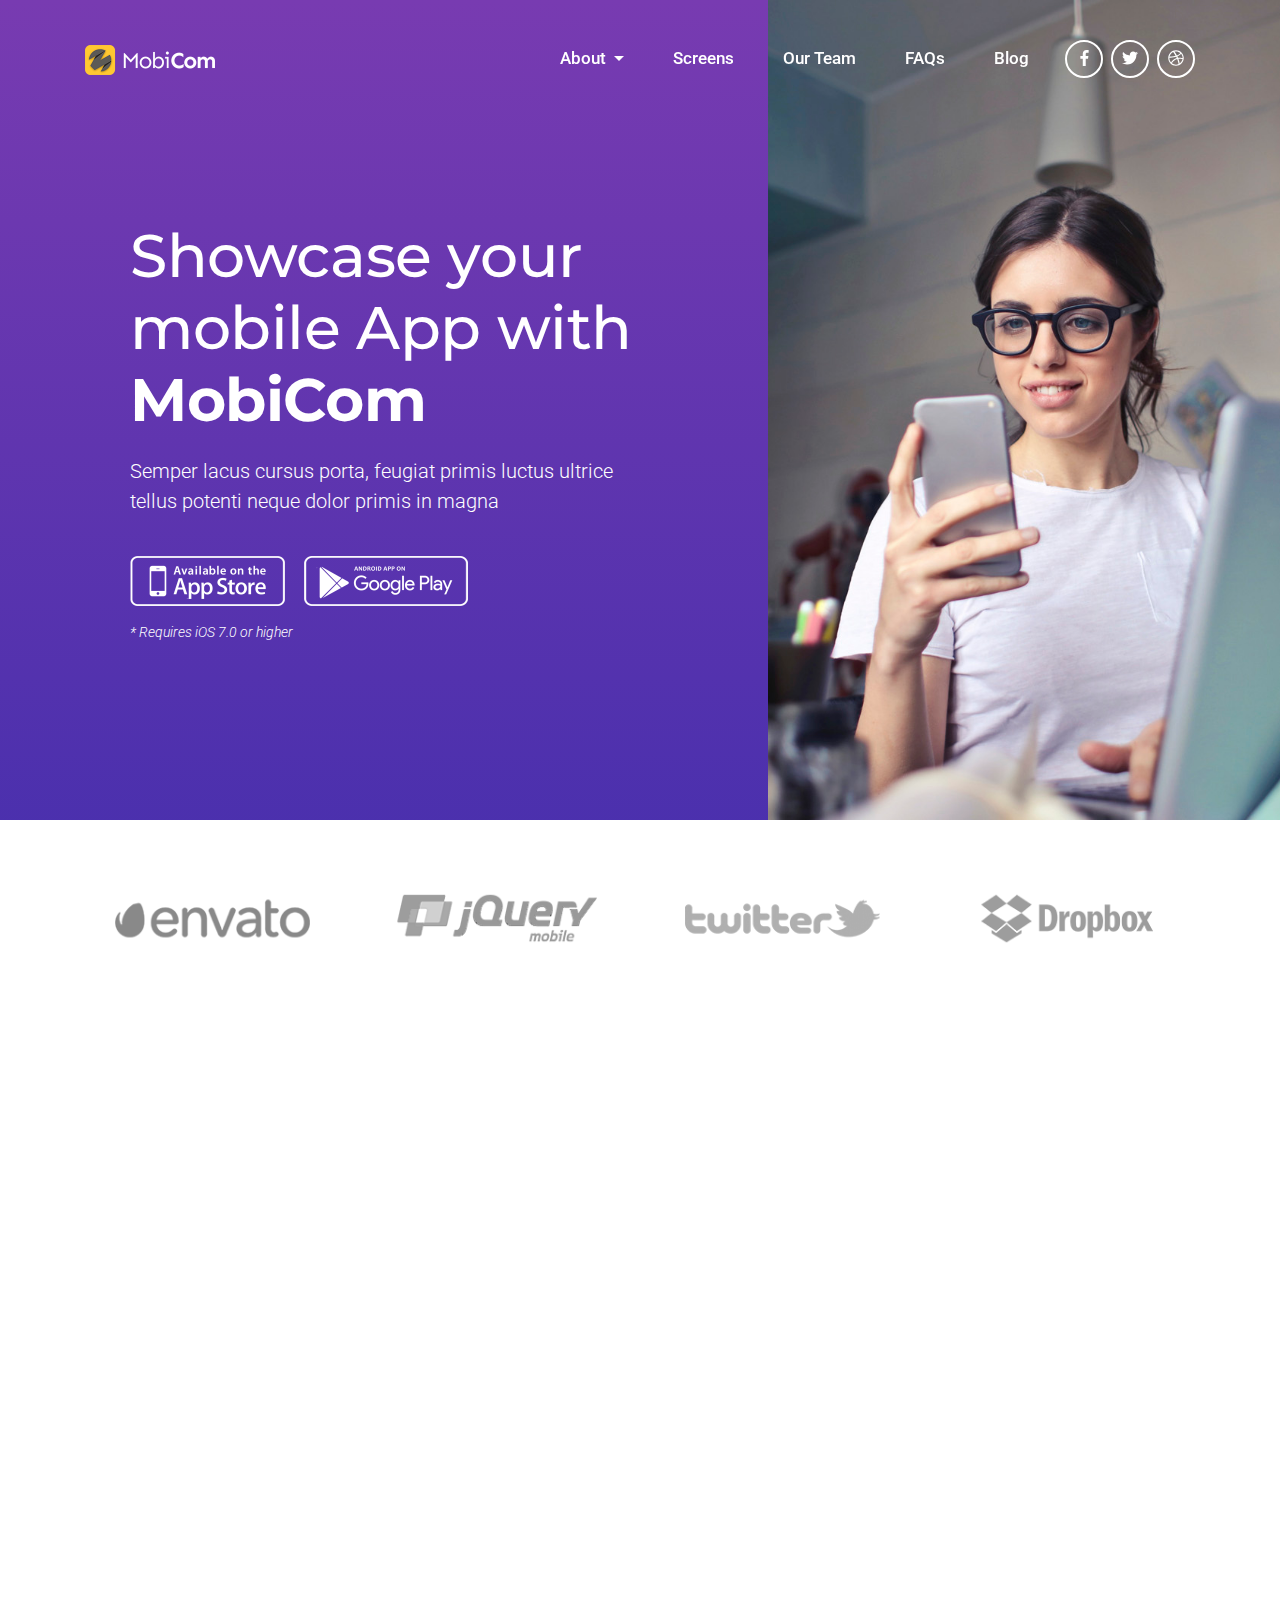
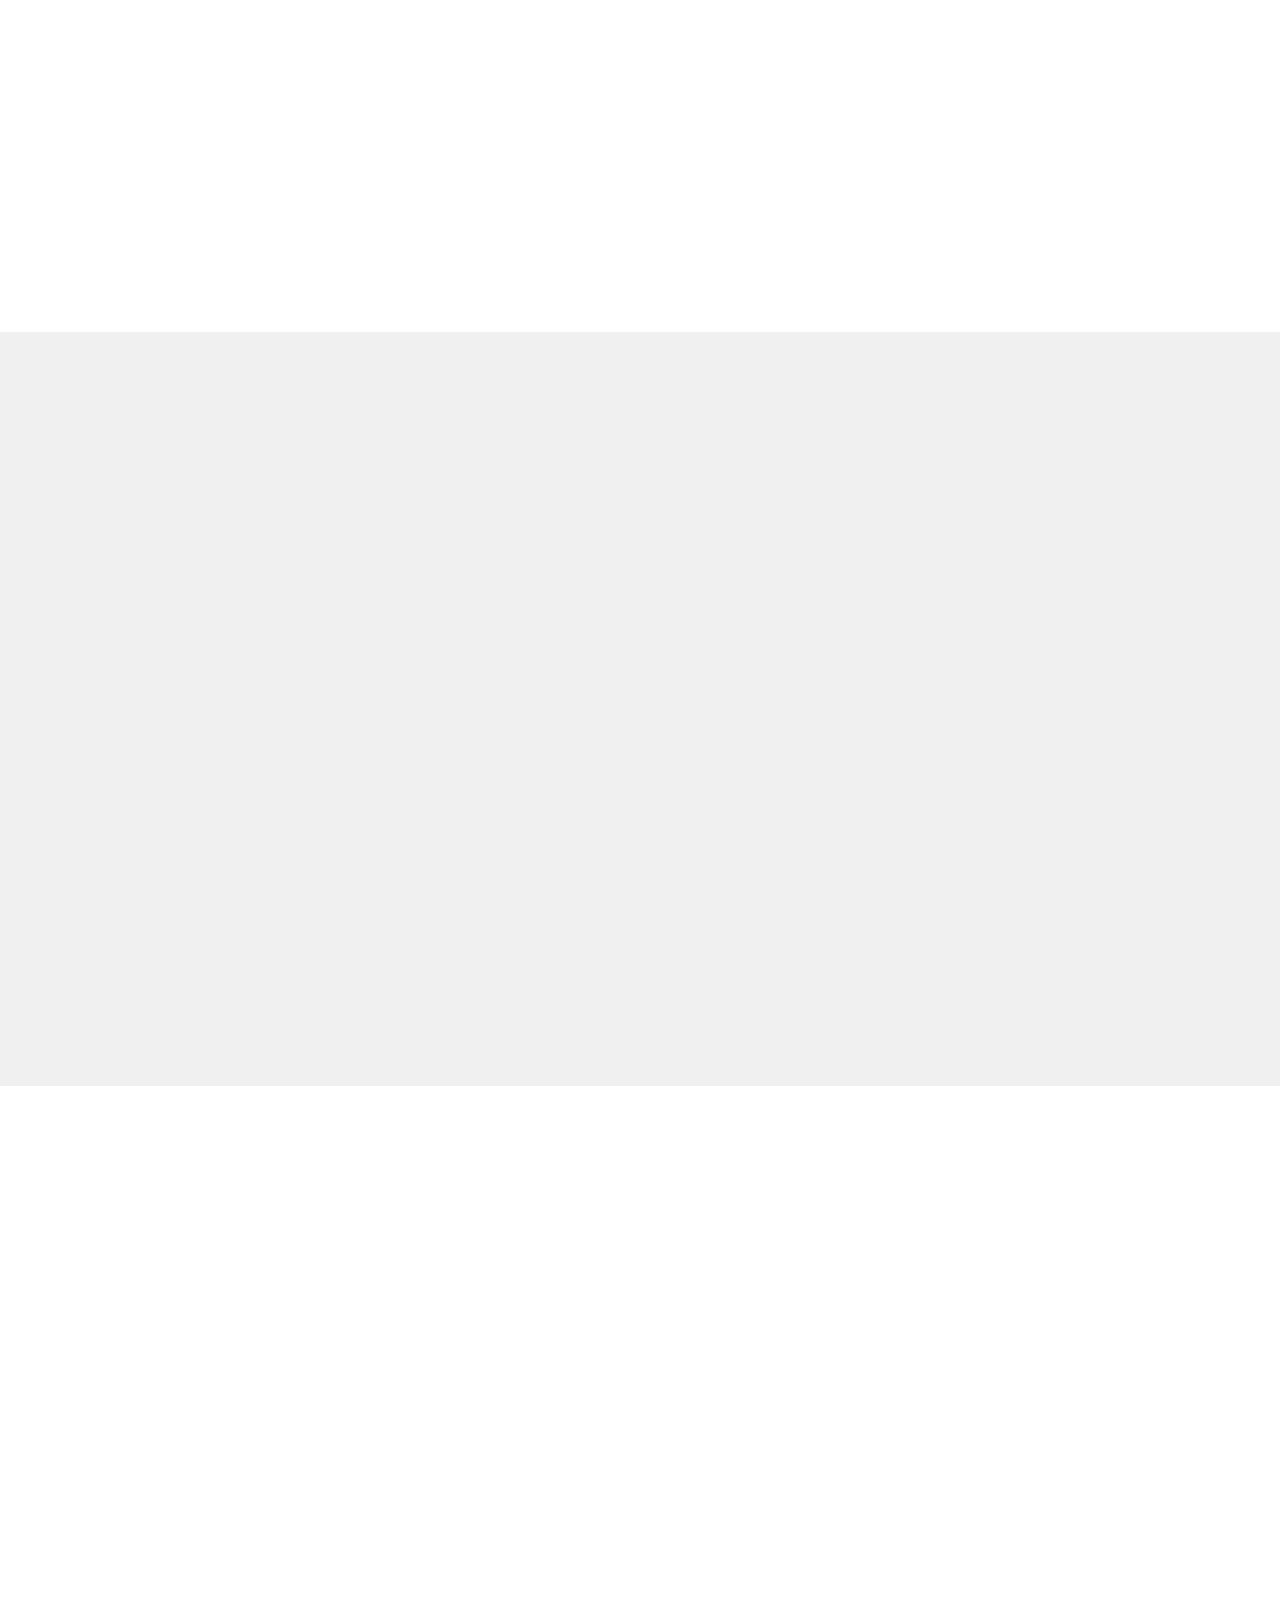
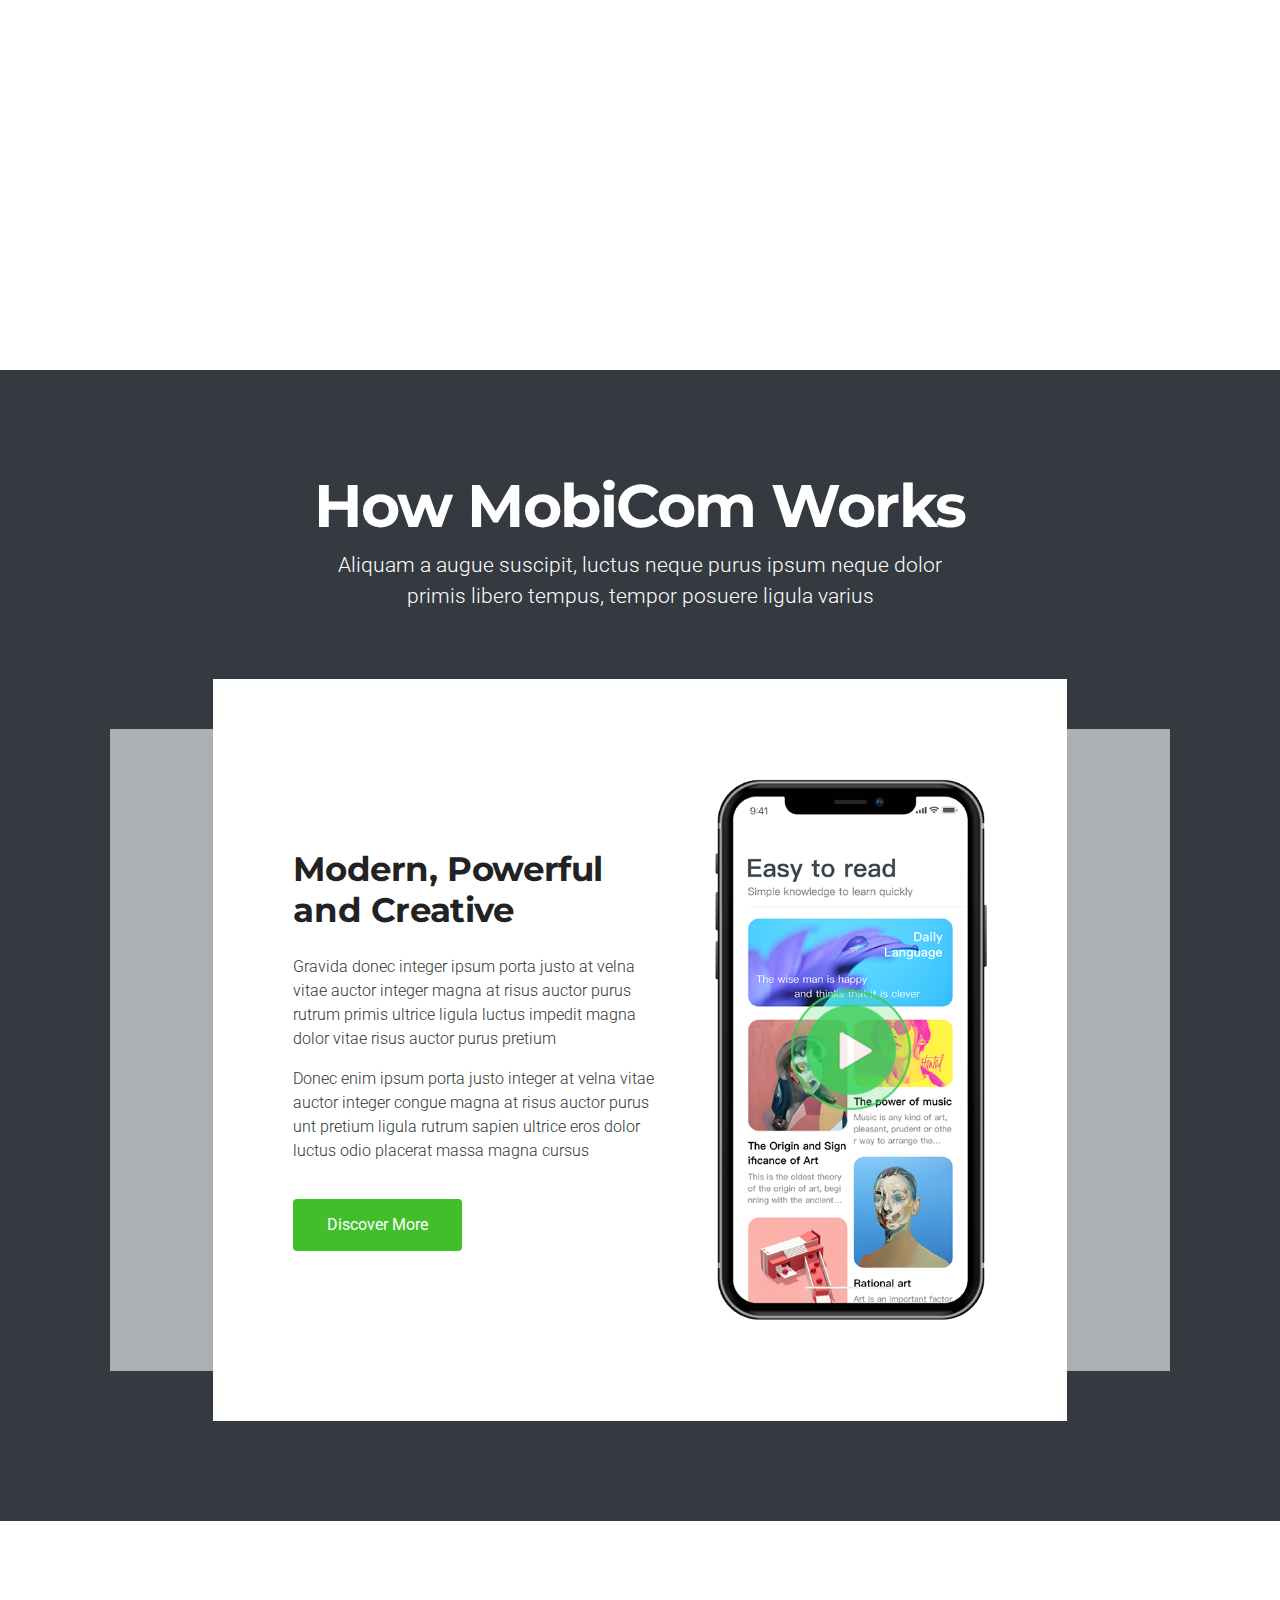
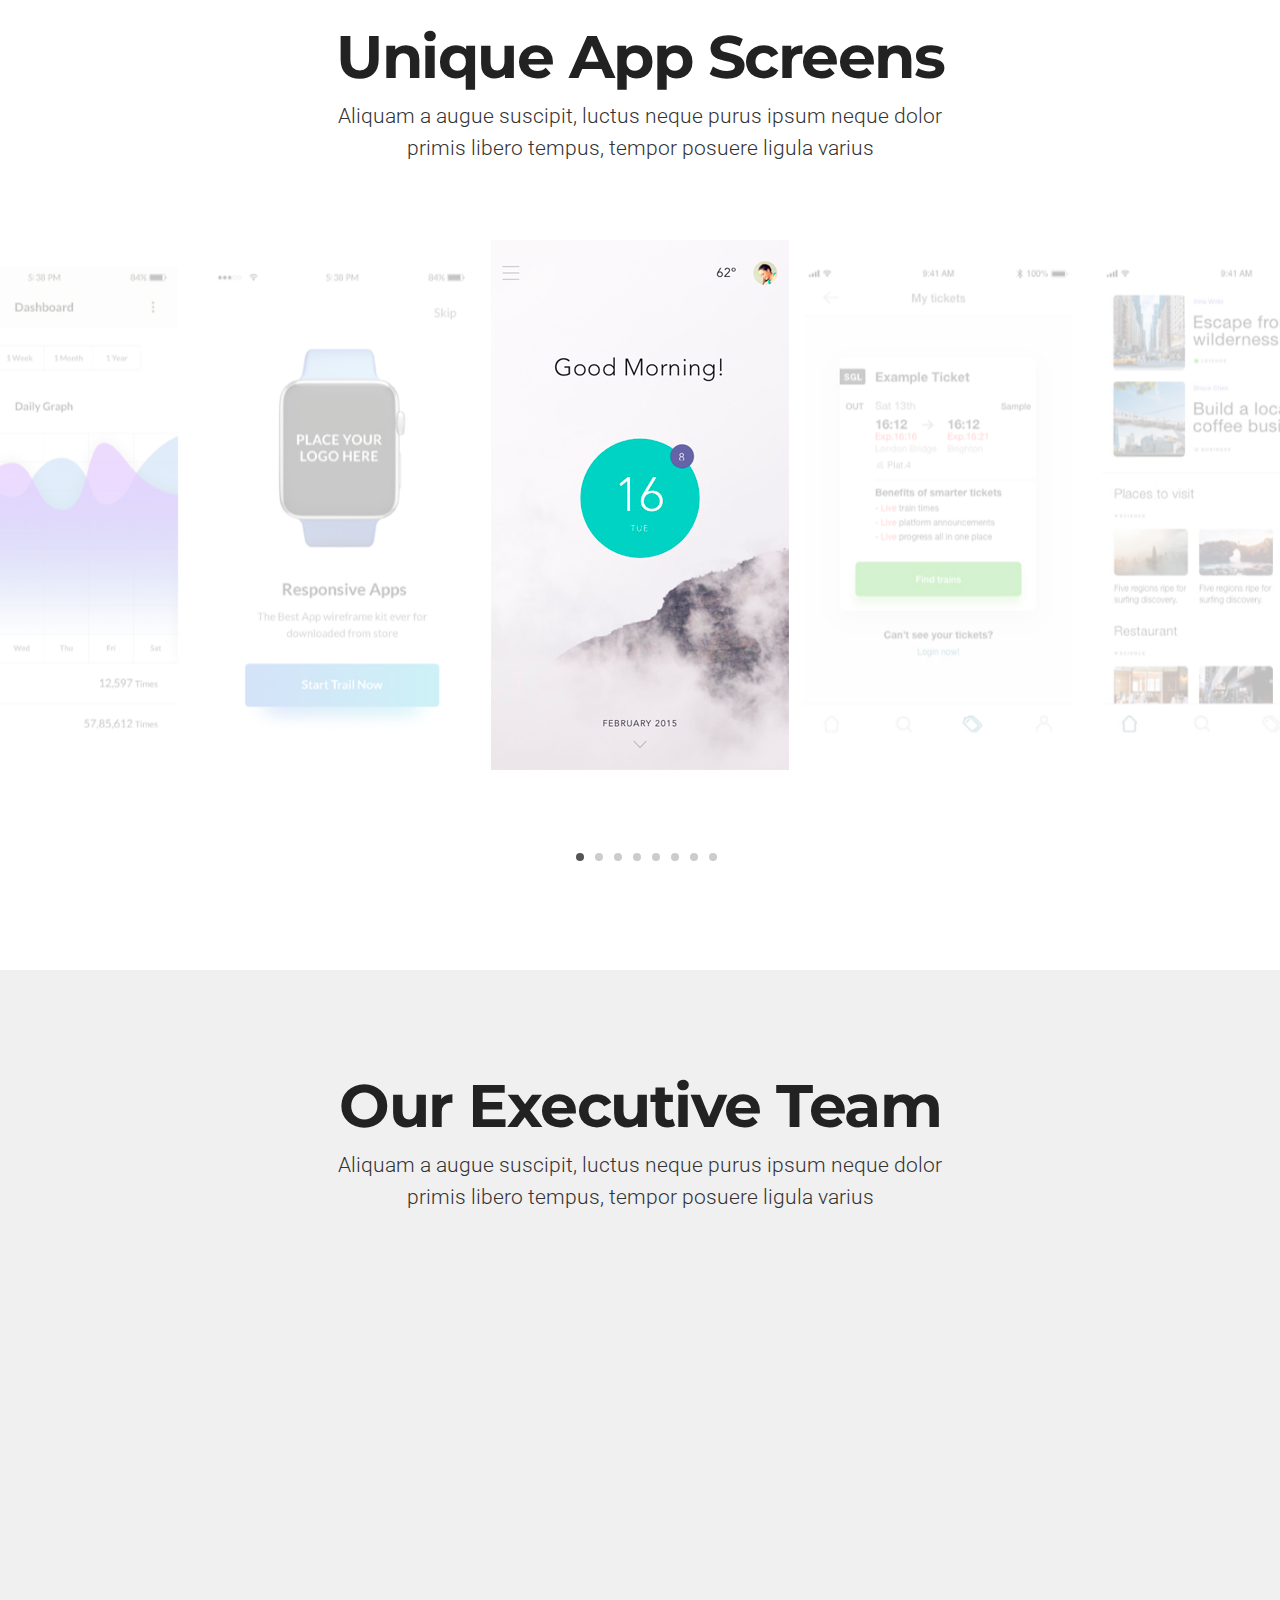
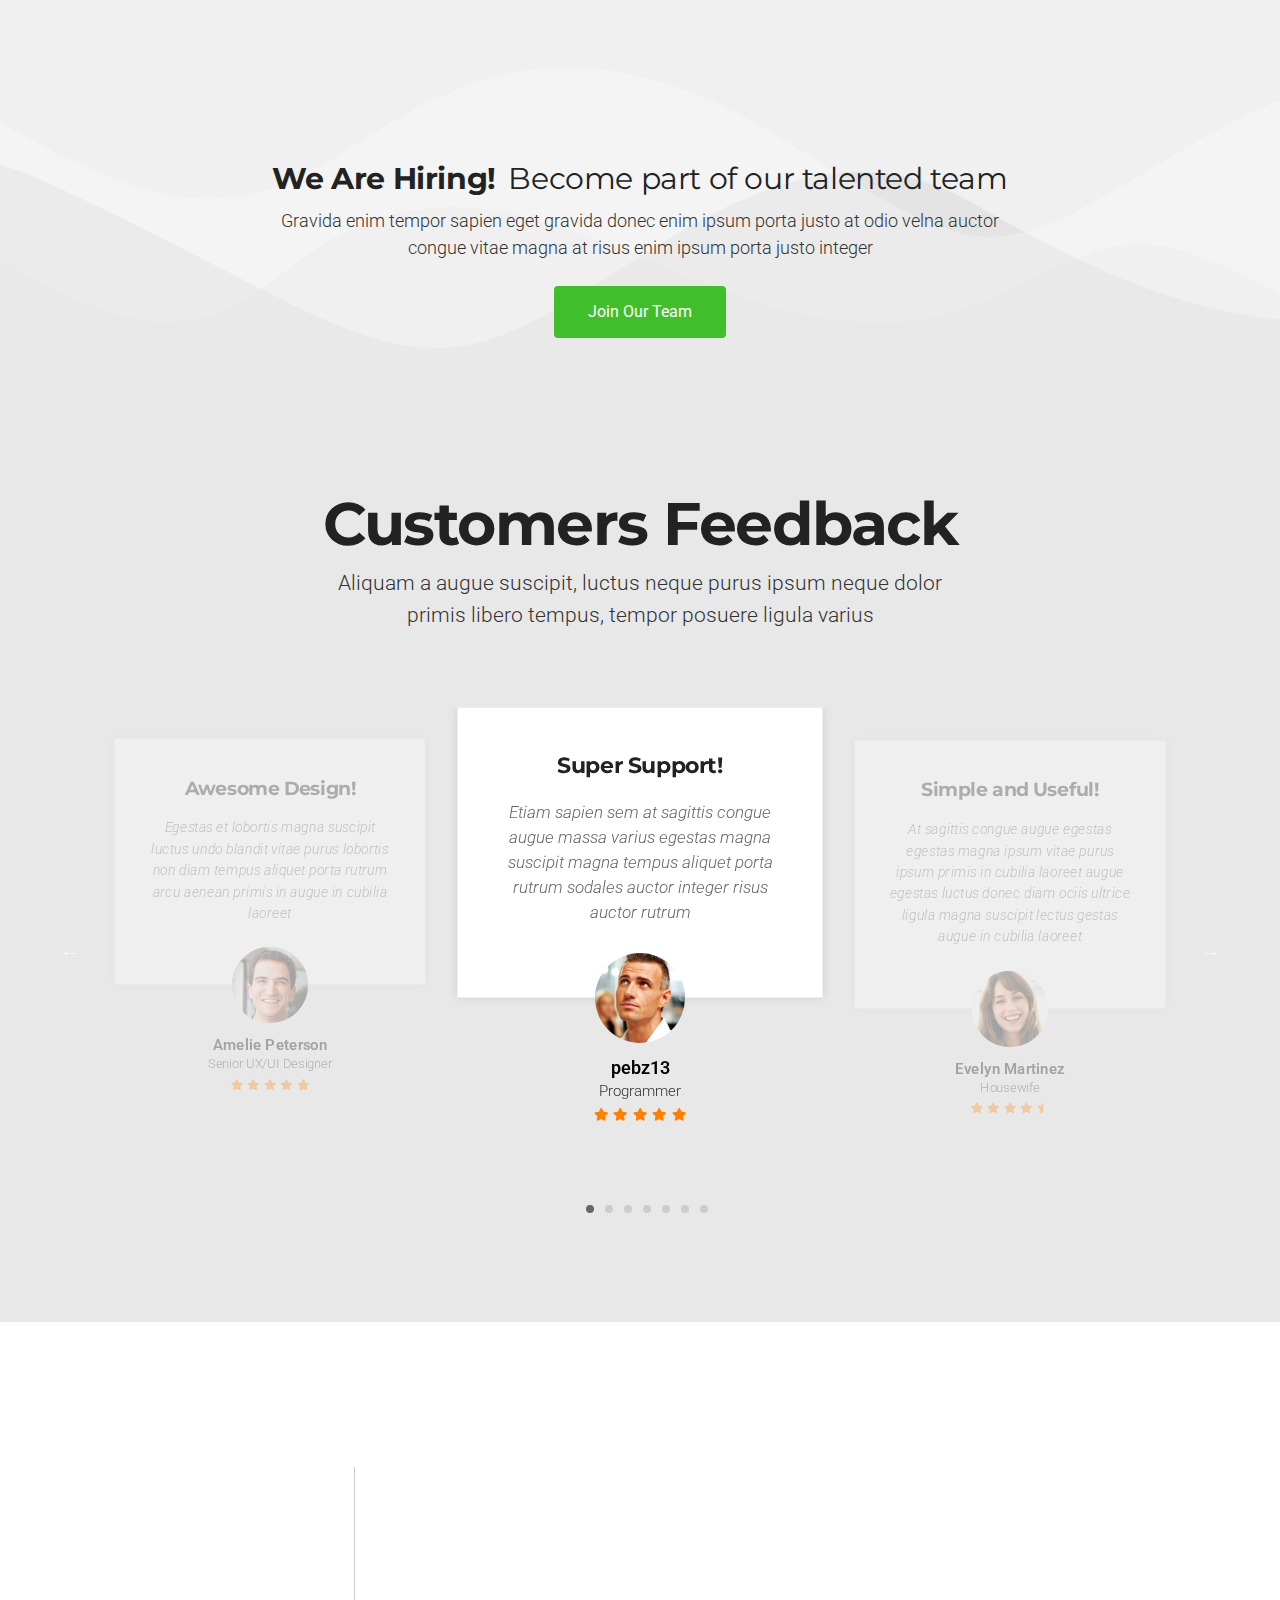
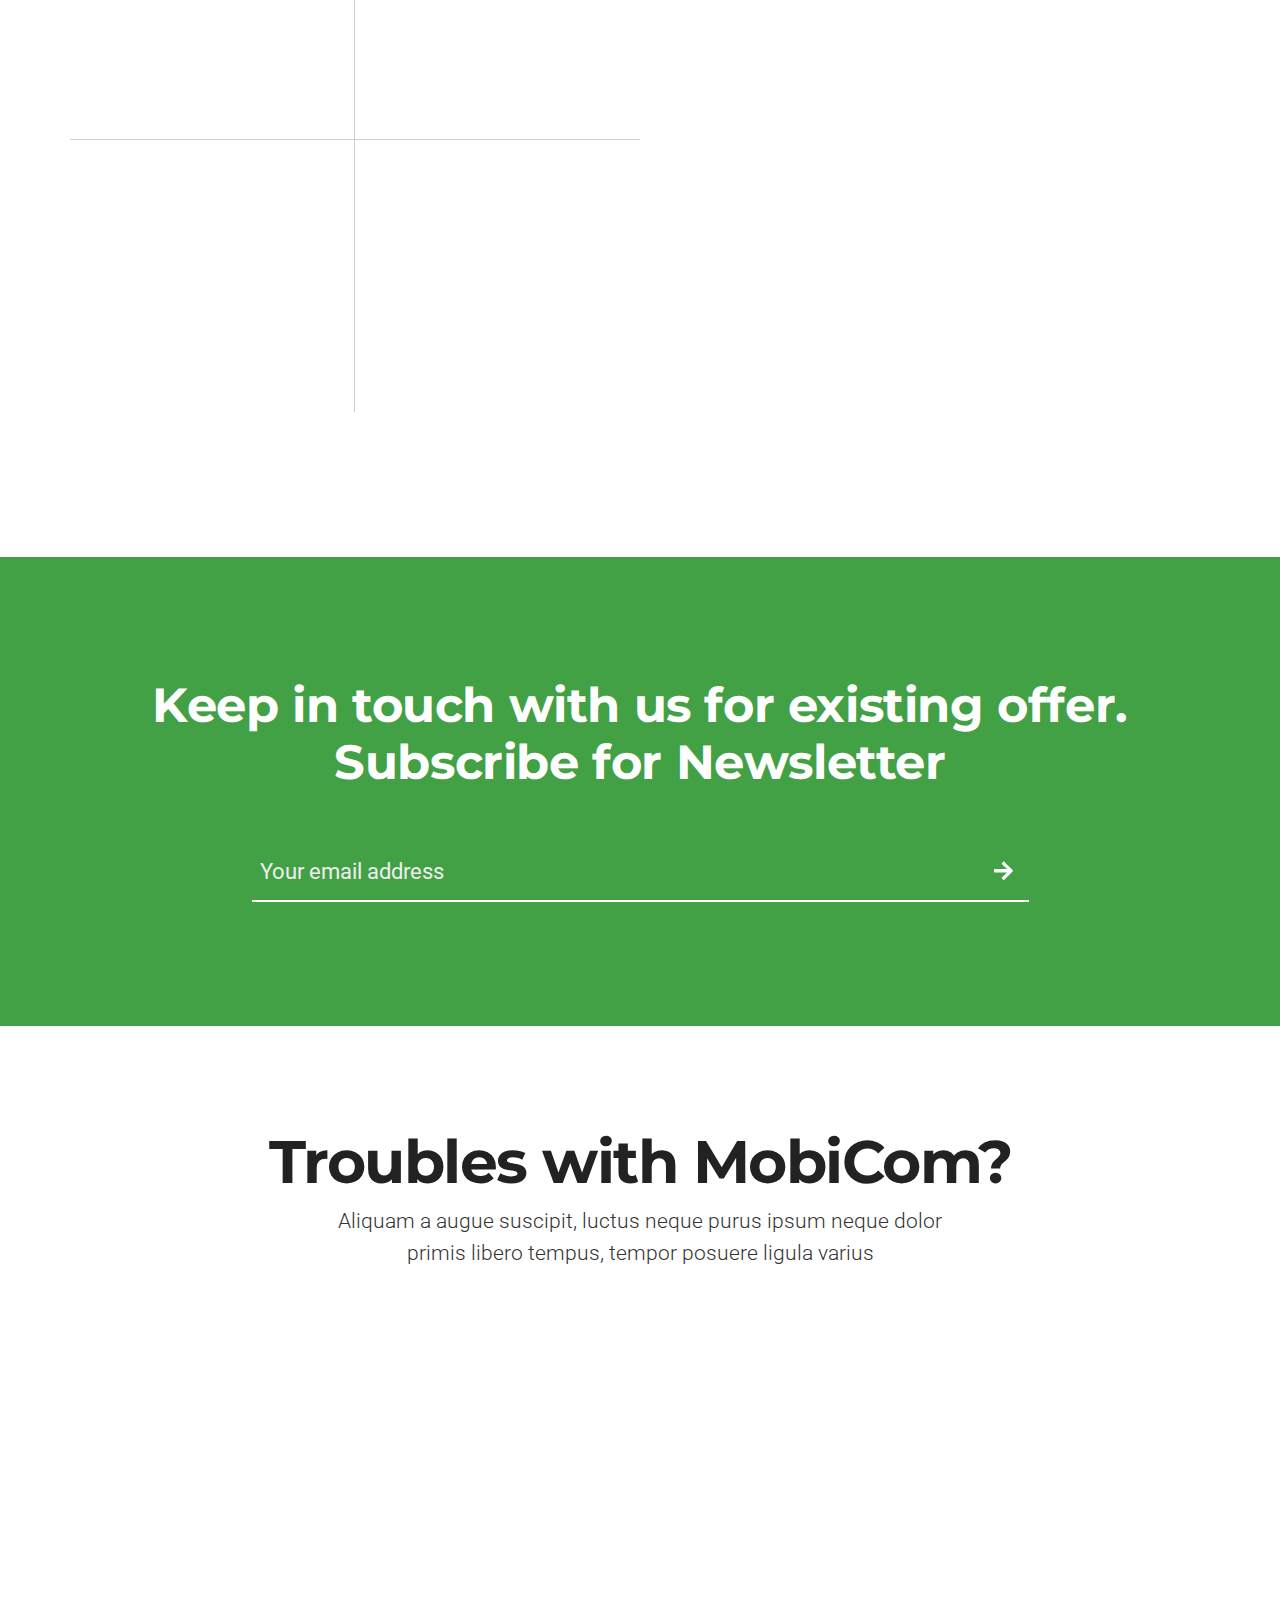
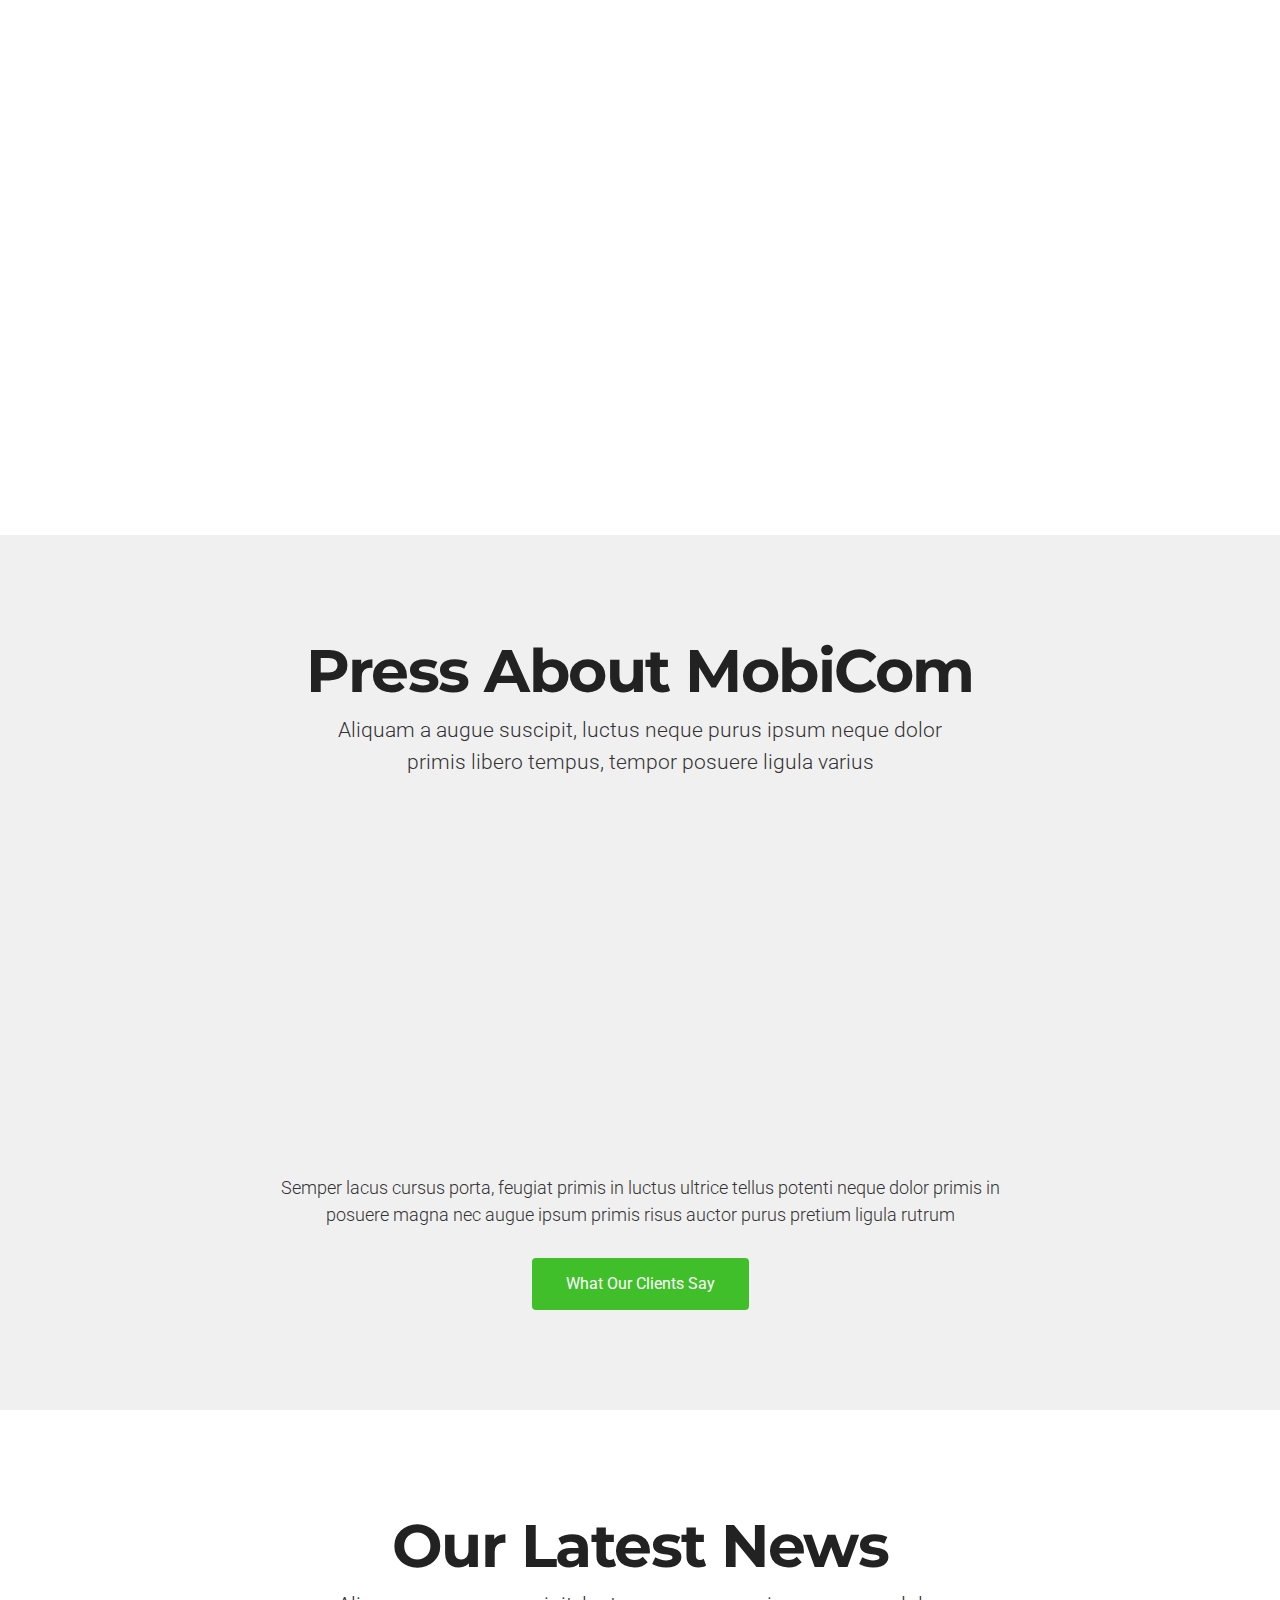
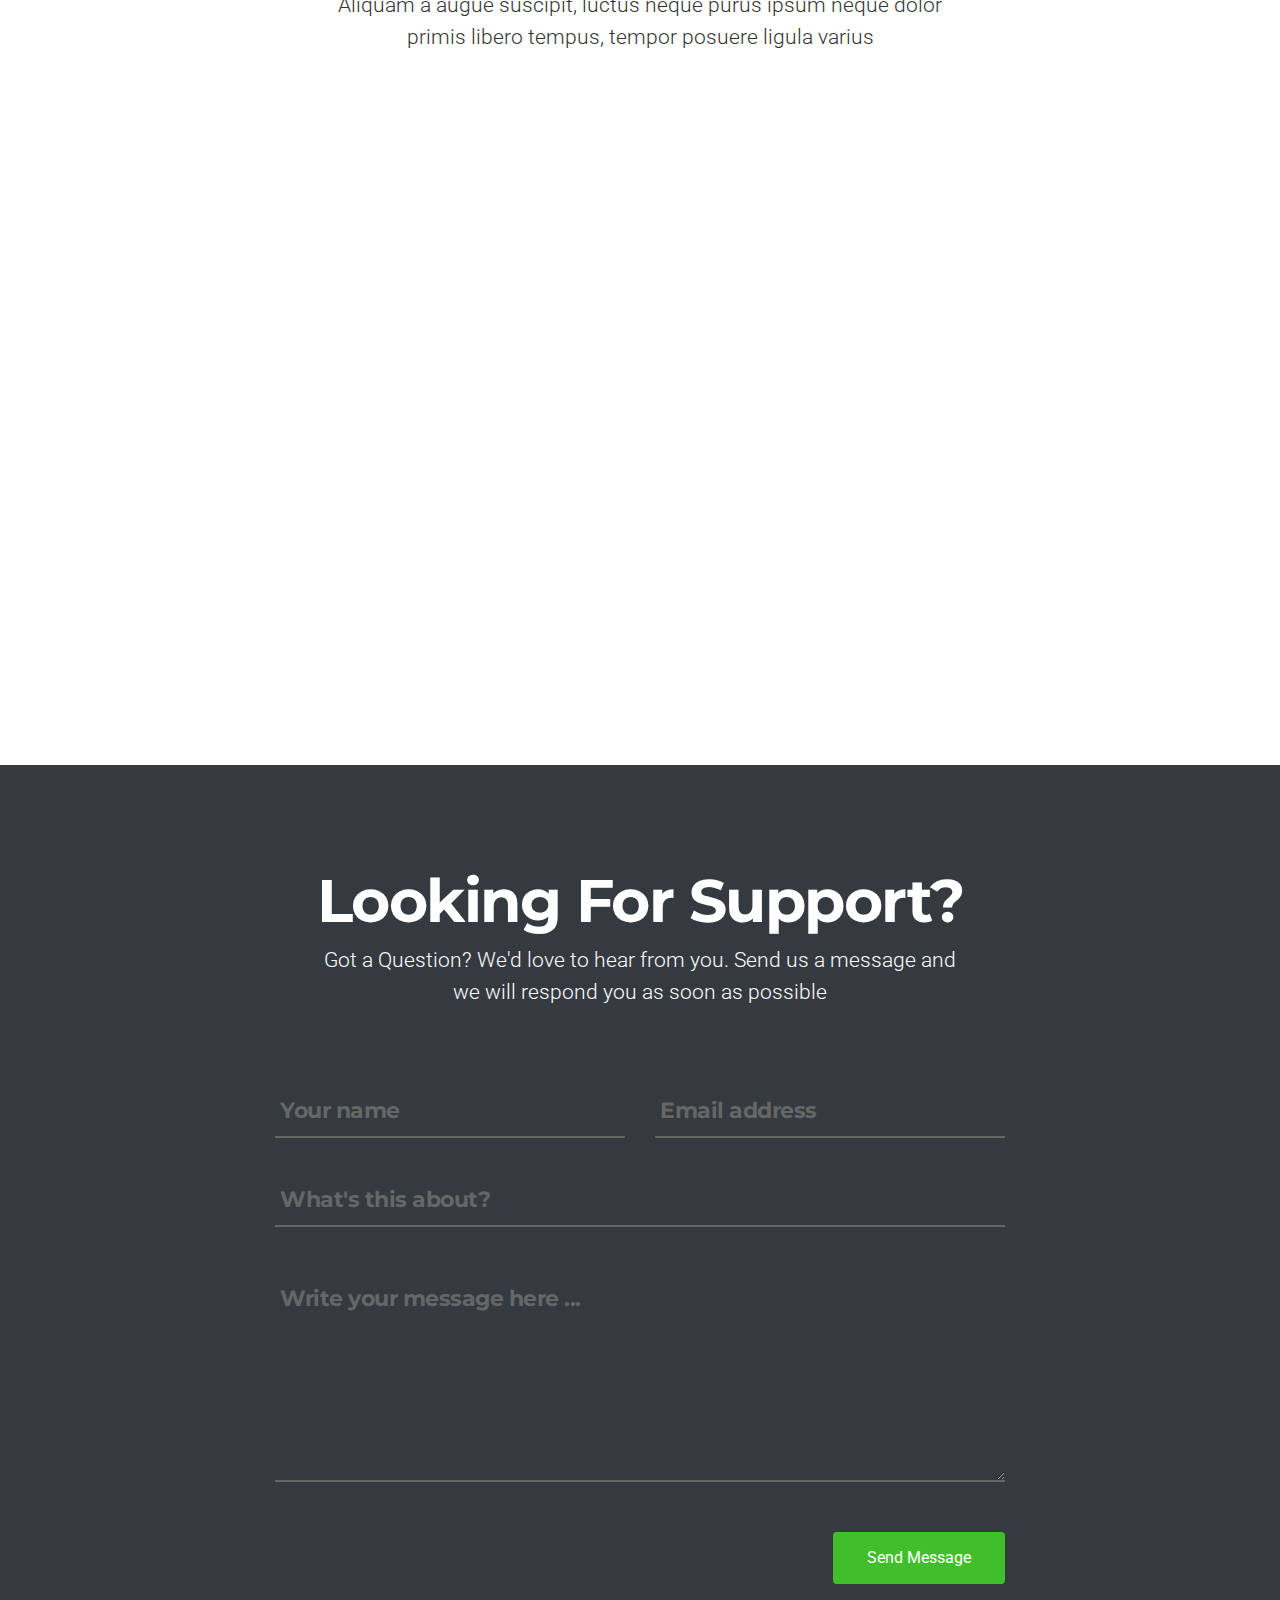
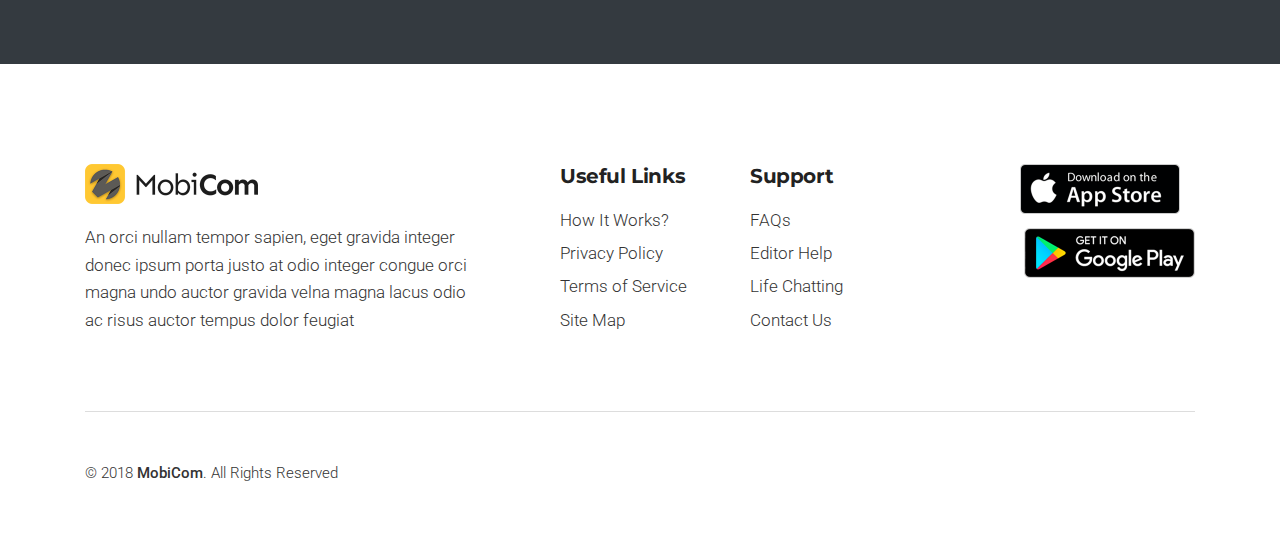
<file: demo-11.html>
<!DOCTYPE html>
<!-- MobiCom - Mobile App Landing Page Template design by DSAThemes (http://www.dsathemes.com) -->
<!--[if lt IE 7 ]><html class="ie ie6" lang="en"> <![endif]-->
<!--[if IE 7 ]><html class="ie ie7" lang="en"> <![endif]-->
<!--[if IE 8 ]><html class="ie ie8" lang="en"> <![endif]-->
<!--[if (gte IE 9)|!(IE)]><!-->
<html lang="en">



	
<!-- Mirrored from dsathemes.com/html/mobicom/files/demo-11.html by HTTrack Website Copier/3.x [XR&CO'2014], Sat, 28 Sep 2019 23:57:48 GMT -->
<head>



		<meta charset="utf-8">
		<meta http-equiv="X-UA-Compatible" content="IE=edge"/>
		<meta name="author" content="DSAThemes"/>	
		<meta name="description" content="MobiCom - Mobile App Landing Page Template"/>
		<meta name="keywords" content="Responsive, HTML5 template, DSAThemes, Mobile, Application, One Page, Landing, Mobile App">	
		<meta name="viewport" content="width=device-width, initial-scale=1.0"/>
				
  		<!-- SITE TITLE -->
		<title>MobiCom - Mobile App Landing Page Template</title>
							
		<!-- FAVICON AND TOUCH ICONS  -->
		<link rel="shortcut icon" href="images/favicon.ico" type="image/x-icon">
		<link rel="icon" href="images/favicon.ico" type="image/x-icon">
		<link rel="apple-touch-icon" sizes="152x152" href="images/apple-touch-icon-152x152.png">
		<link rel="apple-touch-icon" sizes="120x120" href="images/apple-touch-icon-120x120.png">
		<link rel="apple-touch-icon" sizes="76x76" href="images/apple-touch-icon-76x76.png">
		<link rel="apple-touch-icon" href="images/apple-touch-icon.png">

		<!-- GOOGLE FONTS -->
		<link href="https://fonts.googleapis.com/css?family=Roboto:300,400,500,700,900" rel="stylesheet"> 		
		<link href="https://fonts.googleapis.com/css?family=Montserrat:300,400,500,600,700" rel="stylesheet"> 

		<!-- BOOTSTRAP CSS -->
		<link href="css/bootstrap.min.css" rel="stylesheet">
				
		<!-- FONT ICONS -->
		<link href="css/fa-svg-with-js.css" rel="stylesheet">	
		<link href="css/pe-icon-7-stroke.css" rel="stylesheet">

		<!-- PLUGINS STYLESHEET -->
		<link href="css/magnific-popup.css" rel="stylesheet">
		<link href="css/slick.css" rel="stylesheet">
		<link href="css/slick-theme.css" rel="stylesheet">

		<!-- On Scroll Animations -->
		<link href="css/animate.css" rel="stylesheet">
				
		<!-- TEMPLATE CSS -->
		<link href="css/style.css" rel="stylesheet"> 	

		<!-- RESPONSIVE CSS -->
		<link href="css/responsive.css" rel="stylesheet"> 

		

	</head>



	<body>




		<!-- PRELOADER
		============================================= -->		
		<div id="loader-wrapper">
			<div id="loader">
				<ul class="cssload-flex-container">
					<li><span class="cssload-loading"></span></li>
				</ul>
			</div>
		</div>




		<!-- PAGE CONTENT
		============================================= -->	
		<div id="page" class="page">




			<!-- HEADER
			============================================= -->
			<header id="header" class="header">
				<nav class="navbar fixed-top navbar-expand-lg navbar-dark bg-tra">
					<div class="container">


						<!-- LOGO IMAGE -->
						<!-- For Retina Ready displays take a image with double the amount of pixels that your image will be displayed (e.g 260 x 60 pixels) -->
				 		<a href="#hero-11" class="navbar-brand logo-white"><img src="images/logo-white.png" width="130" height="30" alt="header-logo"></a>
				 		<a href="#hero-11" class="navbar-brand logo-black"><img src="images/logo.png" width="130" height="30" alt="header-logo"></a>


				 		<!-- Responsive Menu Button -->
				 		<button class="navbar-toggler" type="button" data-toggle="collapse" data-target="#navbarSupportedContent" aria-controls="navbarSupportedContent" aria-expanded="false" aria-label="Toggle navigation">
				   		 	<span class="navbar-toggler-icon"></span>
				  		</button>


				  		<!-- Navigation Menu -->
				  		<div id="navbarSupportedContent" class="collapse navbar-collapse">
					   		<ul class="navbar-nav ml-auto">

					   			<!-- Dropdown Link -->
					      		<li class="nav-item dropdown">
							        <a class="nav-link dropdown-toggle" href="#" id="navbarDropdown" role="button" data-toggle="dropdown" aria-haspopup="true" aria-expanded="false">
							          About
							        </a>
							        <div class="dropdown-menu" aria-labelledby="navbarDropdown">
							        	<a class="dropdown-item" href="#content-3">Why MobiCom</a>
							         	<a class="dropdown-item" href="#video-3">How It Works</a>
							         	<a class="dropdown-item" href="#reviews-2">Reviews</a>
							          	<div class="dropdown-divider"></div>
							         	<a class="dropdown-item" href="#press-1">Press About Us</a>
							        </div>
							    </li>

					      		<li class="nav-item nl-simple"><a class="nav-link" href="#screens-2">Screens</a></li>	
					      		<li class="nav-item nl-simple"><a class="nav-link" href="#team-1">Our Team</a></li>					    
					      		<li class="nav-item nl-simple"><a class="nav-link" href="#faqs-1">FAQs</a></li>				      		
					      		<li class="nav-item nl-simple"><a class="nav-link" href="#blog-1">Blog</a></li>

								<!-- Header Social Icons -->															
								<li class="header-socials clearfix">
									<span><a href="#" class="ico-facebook"><i class="fab fa-facebook-f"></i></a></span>
									<span><a href="#" class="ico-twitter"><i class="fab fa-twitter"></i></a></span>
									<span><a href="#" class="ico-dribbble"><i class="fab fa-dribbble"></i></a></span>	

									<!--
									<span><a href="#" class="ico-behance"><i class="fab fa-behance"></i></a></span>										
									<span><a href="#" class="ico-instagram"><i class="fab fa-instagram"></i></a></span>
									<span><a href="#" class="ico-pinterest"><i class="fab fa-pinterest-p"></i></a></span>
									<span><a href="#" class="ico-google-plus"><i class="fab fa-google-plus-g"></i></a></span>
									<span><a href="#" class="ico-linkedin"><i class="fab fa-linkedin-in"></i></a></span>
									<span><a href="#" class="ico-tumblr"><i class="fab fa-tumblr"></i></a></span>
									<span><a href="#" class="ico-youtube"><i class="fab fa-youtube"></i></a></span>
									<span><a href="#" class="ico-vk"><i class="fab fa-vk"></i></a></span>																		
									-->
								</li>

					      	</ul>
					    </div>	<!-- End Navigation Menu -->


					</div>	  <!-- End container -->
				</nav>	   <!-- End navbar  -->
			</header>	<!-- END HEADER -->




			<!-- HERO-11
			============================================= -->	
			<section id="hero-11" class="bg-scroll bg-purple hero-section division">


				<!-- HERO TEXT -->
				<div class="container">	
					<div class="row hero-row-200">
						<div class="col-md-7">
							<div class="hero-txt ind-45 white-color">


								<!-- Title -->
								<h2 class="h2-lg txt-500 animated" data-animation="fadeInUp" data-animation-delay="300">
								   Showcase your mobile App with <span>MobiCom</span>
								</h2>

								<!-- Text -->
								<p class="p-lg animated" data-animation="fadeInUp" data-animation-delay="400">
								   Semper lacus cursus porta, feugiat primis luctus ultrice tellus potenti neque dolor primis in magna</p>

								<!-- HERO STORE BADGES -->													
								<div class="hero-stores-badge animated" data-animation="fadeInUp" data-animation-delay="500">

									<!-- AppStore -->	
									<a href="#" class="store">
										<img class="appstore-white" src="images/store_badges/appstore-tra-white.png" width="155" height="50" alt="appstore-logo">
									</a>
																	
									<!-- Google Play -->	
									<a href="#" class="store">
										<img class="googleplay-white" src="images/store_badges/googleplay-tra-white.png" width="164" height="50" alt="googleplay-logo">
									</a>

									<!-- OS Prerequisite -->
									<span class="os-version">* Requires iOS 7.0 or higher</span>
													
								</div>	<!-- End Store Badges -->


							</div>
						</div>	
					</div>	  <!-- End row -->
				</div>	   <!-- END END HERO TEXT -->
				
				
				<!-- HERO IMAGE -->
				<div class="hero-11-img"></div>	


			</section>	<!-- END HERO-11 -->	




			<!-- BRANDS-1
			============================================= -->
			<div id="brands-1" class="brands-section division thin">
				<div class="container">
					<div class="row">

												
						<!-- BRAND LOGO IMAGE -->
						<div class="col-sm-3 brand-logo animated" data-animation="fadeInUp" data-animation-delay="300">
							<img class="img-fluid" src="images/brand-1.png" alt="brand-logo" />
						</div>
														
						<!-- BRAND LOGO IMAGE -->
						<div class="col-sm-3 brand-logo animated" data-animation="fadeInUp" data-animation-delay="400">
							<img class="img-fluid" src="images/brand-2.png" alt="brand-logo" />
						</div>
														
						<!-- BRAND LOGO IMAGE -->
						<div class="col-sm-3 brand-logo animated" data-animation="fadeInUp" data-animation-delay="500">
							<img class="img-fluid" src="images/brand-3.png" alt="brand-logo" />
						</div>
														
						<!-- BRAND LOGO IMAGE -->
						<div class="col-sm-3 brand-logo animated" data-animation="fadeInUp" data-animation-delay="600">
							<img class="img-fluid" src="images/brand-4.png" alt="brand-logo" />
						</div>

														
					</div>      <!-- End row -->
				</div>	   <!-- End container -->
			</div>	  <!-- END BRANDS-1 -->	




			<!-- CONTENT-3
			============================================= -->
			<section id="content-3" class="bg-fixed content-section">
				

				<!-- 1ST ROW CONTENT -->
				<div class="first-row wide-60 division">
					<div class="container">	
				 		<div class="row d-flex align-items-center">


				 			<!-- CONTENT IMAGE -->
							<div class="col-md-6 animated" data-animation="fadeInRight" data-animation-delay="500">
								<div class="content-img">
									<img class="img-fluid" src="images/image-07.png" alt="content-image" />
						 		</div>
							</div>


							<!-- CONTENT TEXT -->
						 	<div class="col-md-6">
						 		<div class="content-txt ind-45">


						 			<!-- Title -->	
									<h2 class="h2-xs animated" data-animation="fadeInLeft" data-animation-delay="300">
									   Promote your App easily
									</h2>

									<!-- Text -->	
									<p class="animated" data-animation="fadeInLeft" data-animation-delay="400">
									   An enim nullam tempor sapien gravida donec enim ipsum porta justo integer at odio velna
									   vitae auctor integer congue magna at pretium purus pretium ligula rutrum luctus risus 
									</p> 

									<!-- Title -->	
									<h5 class="h5-md animated" data-animation="fadeInLeft" data-animation-delay="500">
									   Features never stop
									</h5>
												
									<!-- CONTENT BOX #1 -->
									<div class="box-list m-top-15 animated" data-animation="fadeInLeft" data-animation-delay="600">							
										<div class="box-list-icon"><i class="fas fa-genderless"></i></div>
										<p>Fringilla risus nec, luctus mauris  orci auctor purus euismod pretium purus pretium
										   ligula rutrum tempor sapien
										</p>							
									</div>
										
									<!-- CONTENT BOX #2 -->
									<div class="box-list animated" data-animation="fadeInLeft" data-animation-delay="700">							
										<div class="box-list-icon"><i class="fas fa-genderless"></i></div>
										<p>Quaerat sodales sapien undo euismod purus blandit</p>							
									</div>
										
									<!-- CONTENT BOX #3 -->
									<div class="box-list animated" data-animation="fadeInLeft" data-animation-delay="800">	
										<div class="box-list-icon"><i class="fas fa-genderless"></i></div>
										<p>Nemo ipsam egestas volute turpis dolores ut aliquam quaerat sodales sapien undo pretium purus</p>				
									</div>


						 		</div>
						 	</div>	<!-- END CONTENT TEXT -->


				 		</div>	 <!-- End row -->	
				 	</div>   <!-- End container -->
			 	</div>	  <!-- END 1ST ROW CONTENT -->	


			 	<!-- 2ND ROW CONTENT -->
			 	<div class="second-row bg-lightgrey wide-60 division">
				 	<div class="container">		
				 		<div class="row d-flex align-items-center">


				 			<!-- CONTENT TEXT -->
						 	<div class="col-md-6">
						 		<div class="content-txt ind-45">

	
						 			<!-- Title -->	
									<h2 class="h2-xs animated" data-animation="fadeInRight" data-animation-delay="300">
									   Available on all your devices
									</h2>
	
									<!-- Text -->	
									<p class="animated" data-animation="fadeInRight" data-animation-delay="400">
									   An enim nullam tempor sapien gravida donec enim ipsum porta justo integer at odio velna vitae
									   auctor integer congue
									</p> 

									<!-- Title -->	
									<h5 class="h5-md animated" data-animation="fadeInRight" data-animation-delay="500">
									   Use on any devices
									</h5>
												
									<!-- Text -->	
									<p class="animated" data-animation="fadeInRight" data-animation-delay="600">
									   An nullam tempor sapien, eget gravida donec enim ipsum porta justo integer at odio velna vitae
									   auctor integer congue magna undo. Gravida magna lacus odio ac risus auctor
									</p>

									<!-- APP DEVICES -->	
									<div class="app-devices clearfix animated" data-animation="fadeInRight" data-animation-delay="700">	
									
										<!-- Icons -->
										<i class="fas fa-tablet-alt f-tablet"></i>
										<i class="fas fa-mobile-alt f-phone"></i>

										<!-- Text -->	
										<div class="app-devices-desc">
											<p class="p-small">Available on iPhone, iPad and all Android devices from 5.5</p>
										</div>	

									</div>


						 		</div>
						 	</div>	<!-- END CONTENT TEXT -->


				 			<!-- CONTENT IMAGE -->
							<div class="col-md-6 animated" data-animation="fadeInLeft" data-animation-delay="500">
								<div class="content-img">
									<img class="img-fluid" src="images/apple-watch.png" alt="content-image" />
						 		</div>
							</div>	
			 			

						</div>	 <!-- End row -->
					</div>	 <!-- End container -->
			 	</div>	 <!-- END 2ND ROW CONTENT -->


			 	<!-- 3RD ROW CONTENT -->
			 	<div class="third-row wide-60 division">
				 	<div class="container">		
				 		<div class="row d-flex align-items-center">


				 			<!-- CONTENT IMAGE -->
							<div class="col-md-6 animated" data-animation="fadeInRight" data-animation-delay="500">
								<div class="content-img">
									<img class="img-fluid" src="images/image-09.png" alt="content-image" />
						 		</div>
							</div>	<!-- END CONTENT IMAGE -->


				 			<!-- CONTENT TEXT -->
						 	<div class="col-md-6">
						 		<div class="content-txt ind-45">

	
						 			<!-- Title -->	
									<h2 class="h2-xs animated" data-animation="fadeInLeft" data-animation-delay="300">
									   Experienced and Skilled
									</h2>

									<!-- Text -->	
									<p class=" animated" data-animation="fadeInLeft" data-animation-delay="400">
									   An enim nullam tempor sapien gravida donec enim ipsum porta justo integer at odio velna
									   vitae auctor integer congue magna at pretium purus pretium ligula rutrum luctus risus 
									</p> 

									<!-- Title -->	
									<h5 class="h5-md animated" data-animation="fadeInLeft" data-animation-delay="500">
									   Feature Integration
									</h5>
												
									<!-- Text -->	
									<p class=" animated" data-animation="fadeInLeft" data-animation-delay="600">
									   An nullam tempor sapien, eget gravida donec enim ipsum porta justo integer at odio velna
									   vitae auctor integer congue
									</p>

									<!-- Title -->	
									<h5 class="h5-md animated" data-animation="fadeInLeft" data-animation-delay="700">
									   Multiple Discussions
									</h5>
												
									<!-- Text -->	
									<p class=" animated" data-animation="fadeInLeft" data-animation-delay="800">
									   Justo integer at odio velna vitae auctor integer congue magna undo impedit. Gravida magna
									   lacus odio ac risus
									</p>


						 		</div>
						 	</div>	<!-- END CONTENT TEXT -->


						</div> 	  <!-- End row -->  
					</div>    <!-- End container -->
			 	</div>	  <!-- END 3RD ROW CONTENT -->

	
			</section>	<!-- END CONTENT-3 -->




			<!-- VIDEO-3
			============================================= -->
			<section id="video-3" class="bg-scroll bg-dark video-section division">
				<div class="container">


					<!-- SECTION TITLE -->	
					<div class="row">	
						<div class="col-md-10 offset-md-1 white-color section-title">	

							<!-- Title 	-->	
							<h2 class="h2-lg">How MobiCom Works</h2>	

							<!-- Text -->
							<p>Aliquam a augue suscipit, luctus neque purus ipsum neque dolor primis libero tempus, 
							   tempor posuere ligula varius
							</p>
										
						</div> 	 <!-- End row --> 	
					</div>	 <!-- END SECTION TITLE -->		


			 		<div class="row">
			 			<div class="video-inner-bg">
			 				<div class="col-xl-10 offset-xl-1">		 				
			 					<div class="video-content">
			 						<div class="row d-flex align-items-center">


				 						<!-- VIDEO TEXT -->
				 						<div class="col-md-7">
				 							<div class="video-txt p-right-30">

				 							
					 							<!-- Title -->	
						 						<h4 class="h4-xl">Modern, Powerful and Creative</h4>

												<!-- Text -->	
												<p>Gravida donec integer ipsum porta justo at velna vitae auctor integer magna at
												   risus auctor purus rutrum primis ultrice ligula luctus impedit magna dolor vitae
												   risus auctor purus pretium
												</p> 

												<!-- Text  -->	
												<p>Donec enim ipsum porta justo integer at velna vitae auctor integer congue magna
												   at risus auctor purus unt pretium ligula rutrum sapien ultrice eros dolor luctus
												   odio placerat massa magna cursus
												</p>

												<!-- Button -->
												<a href="#" class="btn btn-lightgreen">Discover More</a>


											</div>
				 						</div>	<!-- END VIDEO TEXT -->


				 						<!-- VIDEO PREVIEW -->
				 						<div class="col-md-5">
				 							<div class="video-preview text-center">

				 							
					 							<!-- Change the link HERE!!! -->
												<a class="video-popup" href="https://www.youtube.com/watch?v=kuceVNBTJio">
														
													<!-- Play Icon -->
													<div class="video-block-wrapper"><div class="play-icon-green"></div></div>
															
													<!-- Preview Image -->
													<img class="img-fluid" src="images/image-10.png" alt="video-preview">

												</a>


											</div>
				 						</div>	<!-- END VIDEO PREVIEW -->

			 					
				 					</div>	<!-- End row -->
				 				</div>	<!-- End video-content -->
				 			</div>	 <!-- END CONTENT TEXT -->
				 		</div>	  <!-- End Inner Background -->
			 		</div>	   <!-- End row -->	


			 	</div>	   <!-- End container -->		
			</section>	<!-- END VIDEO-3 -->




			<!-- SCREENSHOTS-2
			============================================= -->
			<section id="screens-2" class="wide-100 no-bg screens-section division">
				
		
				<!-- SECTION TITLE -->
				<div class="container">		
					<div class="row">	
						<div class="col-md-10 offset-md-1 section-title">	

							<!-- Title 	-->	
							<h2 class="h2-lg">Unique App Screens</h2>	

							<!-- Text -->
							<p>Aliquam a augue suscipit, luctus neque purus ipsum neque dolor primis libero tempus, 
							   tempor posuere ligula varius
							</p>
							
						</div>		
					</div> 	 <!-- End row --> 	
				</div>	 <!-- END SECTION TITLE -->	
				
					
				<!-- SCREENSHOTS CAROUSEL -->
				<div class="screenshots-wrap">
					 <div class="screens-carousel">

							
						<!-- Screen #1 -->
						<div class="carousel-item">
							<img src="images/portfolio/screen-1.jpg" alt="screenshot">
						</div>
									
						<!-- Screen #2 -->
						<div class="carousel-item">
							<img src="images/portfolio/screen-2.jpg" alt="screenshot">
						</div>
									
						<!-- Screen #3 -->
						<div class="carousel-item">
							<img src="images/portfolio/screen-3.jpg" alt="screenshot">
						</div>
									
						<!-- Screen #4 -->
						<div class="carousel-item">
							<img src="images/portfolio/screen-4.jpg" alt="screenshot">
						</div>
									
						<!-- Screen #5 -->
						<div class="carousel-item">
							<img src="images/portfolio/screen-5.jpg" alt="screenshot">
						</div>
									
						<!-- Screen #6 -->
						<div class="carousel-item">
							<img src="images/portfolio/screen-6.jpg" alt="screenshot">
						</div>
									
						<!-- Screen #7 -->
						<div class="carousel-item">
							<img src="images/portfolio/screen-7.jpg" alt="screenshot">
						</div>
									
						<!-- Screen #8 -->
						<div class="carousel-item">
							<img src="images/portfolio/screen-8.jpg" alt="screenshot">
						</div>

													
					</div>						
				</div>	<!-- END SCREENSHOTS CAROUSEL -->


			</section>	<!-- END SCREENSHOTS-2 -->




			<!-- TEAM-1
			============================================= -->
			<section id="team-1" class="bg-fixed bg-lightgrey wide-50 team-section division" style="background-image: url(images/tra-waves.png);">
				<div class="container">


			 		<!-- SECTION TITLE -->	
					<div class="row">	
						<div class="col-md-10 offset-md-1 section-title">	

							<!-- Title 	-->	
							<h2 class="h2-lg">Our Executive Team</h2>	

							<!-- Text -->
							<p>Aliquam a augue suscipit, luctus neque purus ipsum neque dolor primis libero tempus, 
							   tempor posuere ligula varius
							</p>
										
						</div> 	 <!-- End row --> 	
					</div>	 <!-- END SECTION TITLE -->	


					<div class="row">


						<!-- TEAM MEMBER #1 -->
						<div class="col-md-6 col-lg-3 animated" data-animation="fadeInUp" data-animation-delay="300">
							<div class="team-member green-hover">
								<div class="box-line"></div>
														
								<!-- Team Member Photo -->
								<div class="team-member-photo">
									<img class="img-fluid" src="images/team-1.jpg" alt="team-member-foto">
								</div>
																																				
								<!-- Team Member Meta -->		
								<div class="team-img-meta">													
									<h5 class="h5-sm">Jonathan Barnes</h5>
									<span>Founder</span>

									<!-- Social Icons -->
									<div class="tm-social clearfix">
										<ul class="text-center clearfix">																			
											<li><a href="#" class="ico-facebook"><i class="fab fa-facebook-f"></i></a></li>
											<li><a href="#" class="ico-twitter"><i class="fab fa-twitter"></i></a></li>
											<li><a href="#" class="ico-dribbble"><i class="fab fa-dribbble"></i></a></li>	

											<!--
											<li><a href="#" class="ico-behance"><i class="fab fa-behance"></i></a></li>										
											<li><a href="#" class="ico-instagram"><i class="fab fa-instagram"></i></a></li>
											<li><a href="#" class="ico-pinterest"><i class="fab fa-pinterest-p"></i></a></li>
											<li><a href="#" class="ico-google-plus"><i class="fab fa-google-plus-g"></i></a></li>
											<li><a href="#" class="ico-linkedin"><i class="fab fa-linkedin-in"></i></a></li>
											<li><a href="#" class="ico-tumblr"><i class="fab fa-tumblr"></i></a></li>
											<li><a href="#" class="ico-youtube"><i class="fab fa-youtube"></i></a></li>
											<li><a href="#" class="ico-vk"><i class="fab fa-vk"></i></a></li>-->		
										</ul>									
									</div>	

								</div>	
							
							</div>									
						</div>	<!-- END TEAM MEMBER #1 -->
						
						
						<!-- TEAM MEMBER #2 -->
						<div class="col-md-6 col-lg-3 animated" data-animation="fadeInUp" data-animation-delay="400">
							<div class="team-member green-hover">
								<div class="box-line"></div>
							
								<!-- Team Member Photo -->
								<div class="team-member-photo">
									<img class="img-fluid" src="images/team-2.jpg" alt="team-member-foto">
								</div>
											
								<!-- Team Member Meta -->		
								<div class="team-img-meta">												
									<h5 class="h5-sm">Hannah Harper</h5>
									<span>Project Manager</span>	

									<!-- Social Icons -->
									<div class="tm-social clearfix">
										<ul class="text-center clearfix">																			
											<li><a href="#" class="ico-facebook"><i class="fab fa-facebook-f"></i></a></li>
											<li><a href="#" class="ico-twitter"><i class="fab fa-twitter"></i></a></li>
											<li><a href="#" class="ico-dribbble"><i class="fab fa-dribbble"></i></a></li>	

											<!--
											<li><a href="#" class="ico-behance"><i class="fab fa-behance"></i></a></li>										
											<li><a href="#" class="ico-instagram"><i class="fab fa-instagram"></i></a></li>
											<li><a href="#" class="ico-pinterest"><i class="fab fa-pinterest-p"></i></a></li>
											<li><a href="#" class="ico-google-plus"><i class="fab fa-google-plus-g"></i></a></li>
											<li><a href="#" class="ico-linkedin"><i class="fab fa-linkedin-in"></i></a></li>
											<li><a href="#" class="ico-tumblr"><i class="fab fa-tumblr"></i></a></li>
											<li><a href="#" class="ico-youtube"><i class="fab fa-youtube"></i></a></li>
											<li><a href="#" class="ico-vk"><i class="fab fa-vk"></i></a></li>-->		
										</ul>									
									</div>	

								</div>	

							</div>											
						</div>	<!-- END TEAM MEMBER #2 -->
						
						
						<!-- TEAM MEMBER #3 -->
						<div class="col-md-6 col-lg-3 animated" data-animation="fadeInUp" data-animation-delay="500">
							<div class="team-member green-hover">
								<div class="box-line"></div>

								<!-- Team Member Photo -->
								<div class="team-member-photo">
									<img class="img-fluid" src="images/team-3.jpg" alt="team-member-foto">
								</div>
																		
								<!-- Team Member Meta -->		
								<div class="team-img-meta">														
									<h5 class="h5-sm">Matthew Anderson</h5>
									<span>Programmer</span>	

									<!-- Social Icons -->
									<div class="tm-social clearfix">
										<ul class="text-center clearfix">																			
											<li><a href="#" class="ico-facebook"><i class="fab fa-facebook-f"></i></a></li>
											<li><a href="#" class="ico-twitter"><i class="fab fa-twitter"></i></a></li>
											<li><a href="#" class="ico-dribbble"><i class="fab fa-dribbble"></i></a></li>	

											<!--
											<li><a href="#" class="ico-behance"><i class="fab fa-behance"></i></a></li>										
											<li><a href="#" class="ico-instagram"><i class="fab fa-instagram"></i></a></li>
											<li><a href="#" class="ico-pinterest"><i class="fab fa-pinterest-p"></i></a></li>
											<li><a href="#" class="ico-google-plus"><i class="fab fa-google-plus-g"></i></a></li>
											<li><a href="#" class="ico-linkedin"><i class="fab fa-linkedin-in"></i></a></li>
											<li><a href="#" class="ico-tumblr"><i class="fab fa-tumblr"></i></a></li>
											<li><a href="#" class="ico-youtube"><i class="fab fa-youtube"></i></a></li>
											<li><a href="#" class="ico-vk"><i class="fab fa-vk"></i></a></li>-->		
										</ul>									
									</div>	

								</div>

							</div>	
						</div>	<!-- END TEAM MEMBER #3 -->
											
						
						<!-- TEAM MEMBER #4 -->
						<div class="col-md-6 col-lg-3 animated" data-animation="fadeInUp" data-animation-delay="600">
							<div class="team-member green-hover">
								<div class="box-line"></div>

								<!-- Team Member Photo -->
								<div class="team-member-photo">
									<img class="img-fluid" src="images/team-4.jpg" alt="team-member-foto">
								</div>
																		
								<!-- Team Member Meta -->		
								<div class="team-img-meta">													
									<h5 class="h5-sm">Megan Coleman</h5>
									<span>Graphic Designer</span>	

									<!-- Social Icons -->
									<div class="tm-social clearfix">
										<ul class="text-center clearfix">																			
											<li><a href="#" class="ico-facebook"><i class="fab fa-facebook-f"></i></a></li>
											<li><a href="#" class="ico-twitter"><i class="fab fa-twitter"></i></a></li>
											<li><a href="#" class="ico-dribbble"><i class="fab fa-dribbble"></i></a></li>	

											<!--
											<li><a href="#" class="ico-behance"><i class="fab fa-behance"></i></a></li>										
											<li><a href="#" class="ico-instagram"><i class="fab fa-instagram"></i></a></li>
											<li><a href="#" class="ico-pinterest"><i class="fab fa-pinterest-p"></i></a></li>
											<li><a href="#" class="ico-google-plus"><i class="fab fa-google-plus-g"></i></a></li>
											<li><a href="#" class="ico-linkedin"><i class="fab fa-linkedin-in"></i></a></li>
											<li><a href="#" class="ico-tumblr"><i class="fab fa-tumblr"></i></a></li>
											<li><a href="#" class="ico-youtube"><i class="fab fa-youtube"></i></a></li>
											<li><a href="#" class="ico-vk"><i class="fab fa-vk"></i></a></li>-->		
										</ul>									
									</div>	

								</div>	

							</div>
						</div>	<!-- END TEAM MEMBER #4 -->


					</div>	    <!-- End row -->


					<!-- JOIN TEAM BUTTON -->
					<div class="row">
						<div class="col-lg-10 offset-lg-1">
							<div class="join-team text-center m-top-25">

								<!-- Title -->
								<h4 class="h4-md"><span>We Are Hiring!</span> Become part of our talented team</h4>

								<!-- Text -->	
								<p class="p-md">Gravida enim tempor sapien eget gravida donec enim ipsum porta justo at odio velna auctor congue
								   vitae magna at risus enim ipsum porta justo integer
								</p>

								<!-- Button -->						
								<a href="#contacts-2" class="btn btn-lightgreen">Join Our Team</a>

							</div>
						</div>
					</div>	<!-- END JOIN TEAM BUTTON -->


				</div>	    <!-- End container -->
			</section>	<!-- END TEAM-1 -->




			<!-- TESTIMONIALS-2
			============================================= -->
			<section id="reviews-2" class="wide-100 bg-grey reviews-section division">
				<div class="container">
			

			 		<!-- SECTION TITLE -->	
					<div class="row">	
						<div class="col-md-10 offset-md-1 section-title">	

							<!-- Title 	-->	
							<h2 class="h2-lg">Customers Feedback</h2>	

							<!-- Text -->
							<p>Aliquam a augue suscipit, luctus neque purus ipsum neque dolor primis libero tempus, 
							   tempor posuere ligula varius
							</p>
								
						</div>
					</div>	 <!-- END SECTION TITLE -->	
			
			
					<!-- TESTIMONIALS CAROUSEL -->
					<div class="reviews-carousel">
						<div class="center slider">


							<!-- TESTIMONIAL #1 -->
							<div class="review-2">
								
								<!-- Testimonial Text -->
								<div class="review-txt">

									<!-- Title -->
									<h5 class="h5-lg">Super Support!</h5>
									
									<!-- Testimonial Text -->
									<p>Etiam sapien sem at sagittis congue augue massa varius egestas magna suscipit magna tempus aliquet
									   porta rutrum sodales auctor integer risus auctor rutrum	    
									</p>

								</div>

								<!-- Testimonial Author Avatar -->
								<div class="testimonial-avatar text-center">
									<img src="images/review-author-1.jpg" alt="review-author-avatar">
									<p class="testimonial-autor">pebz13</p>
									<span>Programmer</span>
								</div>

								<!-- App Rating -->
								<div class="app-rating">
									<i class="fas fa-star"></i>
									<i class="fas fa-star"></i>
									<i class="fas fa-star"></i>
									<i class="fas fa-star"></i>
									<i class="fas fa-star"></i>
								</div>
																								
							</div>	<!-- END TESTIMONIAL #1 -->
						
							
							<!-- TESTIMONIAL #2 -->
							<div class="review-2">

								<!-- Testimonial Text -->
								<div class="review-txt">

									<!-- Title -->
									<h5 class="h5-lg">Simple and Useful!</h5>	
											
									<!-- Testimonial Text -->
									<p>At sagittis congue augue egestas egestas magna ipsum vitae purus ipsum primis in cubilia laoreet
									   augue egestas luctus donec diam ociis ultrice ligula magna suscipit lectus gestas augue in cubilia
									   laoreet
									</p>

								</div>
																														
								<!-- Testimonial Author Avatar -->
								<div class="testimonial-avatar clearfix">
									<img src="images/review-author-2.jpg" alt="review-author-avatar">
									<p class="testimonial-autor">Evelyn Martinez</p>
									<span>Housewife</span>
								</div>

								<!-- App Rating -->
								<div class="app-rating">
									<i class="fas fa-star"></i>
									<i class="fas fa-star"></i>
									<i class="fas fa-star"></i>
									<i class="fas fa-star"></i>
									<i class="fas fa-star-half"></i>
								</div>
															
							</div>	<!-- END TESTIMONIAL #2 -->
					
						
							<!-- TESTIMONIAL #3 -->
							<div class="review-2">

								<!-- Testimonial Text -->
								<div class="review-txt">

									<!-- Title -->
									<h5 class="h5-lg">Great Flexibility!</h5>	
											
									<!-- Testimonial Text -->
									<p>Mauris donec ociis et magnis sapien etiam sapien sem sagittis congue augue egestas et ultrice
									   ligula egestas magna suscipit lectus gestas magna suscipit luctus undo 
									</p>

								</div>
													
								<!-- Testimonial Author Avatar -->
								<div class="testimonial-avatar clearfix">
									<img src="images/review-author-3.jpg" alt="review-author-avatar">
									<p class="testimonial-autor">Robert Peterson</p>
									<span>SEO Manager</span>
								</div>

								<!-- App Rating -->
								<div class="app-rating">
									<i class="fas fa-star"></i>
									<i class="fas fa-star"></i>
									<i class="fas fa-star"></i>
									<i class="fas fa-star"></i>
									<i class="fas fa-star"></i>
								</div>
															
							</div>	<!-- END TESTIMONIAL #3 -->
								
								
							<!-- TESTIMONIAL #4 -->
							<div class="review-2">

								<!-- Testimonial Text -->
								<div class="review-txt">

									<!-- Title -->
									<h5 class="h5-lg">I love this App!</h5>	
										
									<!-- Testimonial Text -->
									<p>An augue in cubilia laoreet magna suscipit egestas magna ipsum vitae purus ipsum primis in cubilia
									   laoreet augue ultrice ligula egestas magna suscipit lectus gestas magna viverra dolor neque est gravida			   
									</p>

								</div>
										
								<!-- Testimonial Author Avatar -->
								<div class="testimonial-avatar clearfix">
									<img src="images/review-author-4.jpg" alt="review-author-avatar">
									<p class="testimonial-autor">Leslie Serpas</p>
									<span>Internet Surfer</span>
								</div>

								<!-- App Rating -->
								<div class="app-rating">
									<i class="fas fa-star"></i>
									<i class="fas fa-star"></i>
									<i class="fas fa-star"></i>
									<i class="fas fa-star"></i>
								</div>
															
							</div>	<!-- END TESTIMONIAL #4 -->
								
								
							<!-- TESTIMONIAL #5 -->
							<div class="review-2">

								<!-- Testimonial Text -->
								<div class="review-txt">

									<!-- Title -->
									<h5 class="h5-lg">Best App for Around!</h5>	
												
									<!-- Testimonial Text -->
									<p>Egestas egestas magna ipsum vitae purus efficitur ipsum primis in cubilia laoreet augue egestas
									   luctus donec augue in cubilia laoreet ociis vitae purus diam
									</p>	

								</div>					

											
								<!-- Testimonial Author Avatar -->
								<div class="testimonial-avatar clearfix">
									<img src="images/review-author-5.jpg" alt="review-author-avatar">
									<p class="testimonial-autor">Marisol19</p>
									<span>Senior UX/UI Designer</span>
								</div>

								<!-- App Rating -->
								<div class="app-rating">
									<i class="fas fa-star"></i>
									<i class="fas fa-star"></i>
									<i class="fas fa-star"></i>
									<i class="fas fa-star"></i>
									<i class="fas fa-star-half"></i>
								</div>
															
							</div>	<!-- END TESTIMONIAL #5 -->
								
								
							<!-- TESTIMONIAL #6 -->
							<div class="review-2">

								<!-- Testimonial Text -->
								<div class="review-txt">

									<!-- Title -->
									<h5 class="h5-lg">Minimalistic & Beautiful!</h5>	
			
									<!-- Testimonial Text -->
									<p>Augue egestas volutpat egestas et augue in cubilia laoreet magna suscipit luctus undo blandit
									   vitae purus non diam tempus aliquet porta rutrum gestas neque est gravida 
									</p>

								</div>
				
								<!-- Testimonial Author Avatar -->
								<div class="testimonial-avatar clearfix">
									<img src="images/review-author-6.jpg" alt="review-author-avatar">
									<p class="testimonial-autor">Dan Hodges</p>
									<span>Graphic Designer</span>
								</div>

								<!-- App Rating -->
								<div class="app-rating">
									<i class="fas fa-star"></i>
									<i class="fas fa-star"></i>
									<i class="fas fa-star"></i>
									<i class="fas fa-star"></i>
									<i class="fas fa-star"></i>
								</div>
															
							</div>	<!-- END TESTIMONIAL #6 -->
								
								
							<!-- TESTIMONIAL #7 -->
							<div class="review-2">

								<!-- Testimonial Text -->
								<div class="review-txt">

									<!-- Title -->
									<h5 class="h5-lg">Awesome Design!</h5>
											
									<!-- Testimonial Text -->
									<p>Egestas et lobortis magna suscipit luctus undo blandit vitae purus lobortis non diam tempus
									   aliquet porta rutrum arcu aenean primis in augue in cubilia laoreet						   
									</p>

								</div>	
				
								<!-- Testimonial Author Avatar -->
								<div class="testimonial-avatar clearfix">
									<img src="images/review-author-4.jpg" alt="review-author-avatar">
									<p class="testimonial-autor">Amelie Peterson</p>
									<span>Senior UX/UI Designer</span>
								</div>

								<!-- App Rating -->
								<div class="app-rating">
									<i class="fas fa-star"></i>
									<i class="fas fa-star"></i>
									<i class="fas fa-star"></i>
									<i class="fas fa-star"></i>
									<i class="fas fa-star"></i>
								</div>
															
							</div>	<!-- END TESTIMONIAL #7 -->

													
						</div>
					</div>	<!-- TESTIMONIALS CAROUSEL -->


				</div>	   <!-- End container -->
			</section>	<!-- END TESTIMONIALS-2 -->




			<!-- STATISTIC-2
			============================================= -->
			<div id="statistic-2" class="wide-60 statistic-section division">
				<div class="container">
					<div class="row d-flex align-items-center">


						<div class="col-md-6 m-bottom-40">
							<div class="row">


								<!-- STATISTIC BLOCK #1 -->
								<div class="col-sm-6 b-bottom b-right">							
									<div class="statistic-block text-center box-icon green-icon animated" data-animation="fadeInUp" data-animation-delay="300">	
										<span class="pe-7s-smile"></span>						
										<div class="statistic-number">1154</div>
										<p class="p-md">Happy Clients</p>
									</div>								
								</div>

								<!-- STATISTIC BLOCK #2 -->
								<div class="col-sm-6 b-bottom">									
									<div class="statistic-block text-center box-icon green-icon animated" data-animation="fadeInUp" data-animation-delay="400">		
										<span class="pe-7s-help2"></span>									
										<div class="statistic-number">409</div>
										<p class="p-md">Tickets Closed</p>
									</div>							
								</div>

								<!-- STATISTIC BLOCK #3 -->
								<div class="col-sm-6 b-right">							
									<div class="statistic-block text-center box-icon green-icon animated" data-animation="fadeInUp" data-animation-delay="500">		
										<span class="pe-7s-users"></span>									
										<div class="statistic-number">869</div>
										<p class="p-md">Followers</p>	
									</div>						
								</div>

								<!-- STATISTIC BLOCK #4 -->
								<div class="col-sm-6">							
									<div class="statistic-block text-center box-icon green-icon animated" data-animation="fadeInUp" data-animation-delay="600">		
										<span class="pe-7s-coffee"></span>					
										<div class="statistic-number">901</div>	
										<p class="p-md">Cups of Coffee</p>
									</div>						
								</div>


							</div>
						</div>	<!-- END STATISTIC BLOCKS -->


						<!-- STATISTIC IMAGE -->
						<div class="col-md-6 col-lg-5 offset-lg-1 animated" data-animation="fadeInLeft" data-animation-delay="400">	
							<div class="statistic-img text-center m-bottom-40">
								<img class="img-fluid" src="images/image-06.png" alt="content-image" />								
							</div>
						</div>	<!-- END STATISTIC IMAGE -->


					</div>	 <!-- End row -->			
				</div>	 <!-- End container -->		
			</div>	<!-- END STATISTIC-2 -->




			<!-- NEWSLETTER-1
			============================================= -->
			<section id="newsletter-1" class="bg-scroll bg-green newsletter-section division">
				<div class="container white-color">
					<div class="row">


						<div class="col-lg-12">
							<div class="newsletter-txt text-center">


								<!-- Title -->
								<h3 class="h3-xl">Keep in touch with us for existing offer. Subscribe for Newsletter</h3>

								<!-- HERO NEWSLETTER FORM -->
								<form class="newsletter-form">
											
									<div class="input-group">
										<input type="email" class="form-control" placeholder="Your email address" required id="s-email">								
										<span class="input-group-btn">
											<button type="submit" class="btn"><i class="fas fa-arrow-right"></i></button>
										</span>										
									</div>

									<!-- Newsletter Form Notification -->	
									<label for="s-email" class="form-notification"></label>
												
								</form>

							
							</div>
						</div>


					</div>	  <!-- End row -->
				</div>	   <!-- End container -->	
			</section>	<!-- END NEWSLETTER-1 -->




			<!-- FAQs-1
			============================================= -->
			<section id="faqs-1" class="bg-fixed wide-100 faqs-section division">				
				<div class="container">


					<!-- SECTION TITLE -->	
					<div class="row">	
						<div class="col-md-10 offset-md-1 section-title">	

							<!-- Title 	-->	
							<h2 class="h2-lg">Troubles with MobiCom?</h2>	

							<!-- Text -->
							<p>Aliquam a augue suscipit, luctus neque purus ipsum neque dolor primis libero tempus, 
							   tempor posuere ligula varius
							</p>
									
						</div> 	 <!-- End row --> 	
					</div>	 <!-- END SECTION TITLE -->	


					<div class="row">
						

						<!-- QUESTIONS HOLDER -->
						<div class="col-lg-6">
							<div class="questions-holder ind-30">


								<!-- QUESTION #1 -->
								<div class="question animated" data-animation="fadeInUp" data-animation-delay="300">

									<!-- Question -->
									<h5 class="h5-sm">Lobortis sit magna ornare magna egestas?</h5>

									<!-- Answer -->
									<p>Etiam sit amet mauris suscipit sit amet in odio. Integer congue leo metus. Vitae arcu mollis blandit
									   ultrice ligula egestas magna suscipit lectus magna suscipit luctus undo blandit vitae purus laoreet
									</p>

								</div>	


								<!-- QUESTION #2 -->					
								<div class="question animated" data-animation="fadeInUp" data-animation-delay="400">

									<!-- Question -->
									<h5 class="h5-sm">Placeat axime facere omnis volute?</h5>

									<!-- Answer -->
									<p>An augue egestas an ipsum vitae emo ligula volute ante ipsum primis in faucibus sit ametn in odio.
									   Integer congue leo metus, eu mollis lorem viverra suscipit lectus magna
									</p>

								</div>

										
								<!-- QUESTION #3 -->
								<div class="question animated" data-animation="fadeInUp" data-animation-delay="500">

									<!-- Question -->
									<h5 class="h5-sm">An interdum lobortis pretium ornare?</h5>

									<!-- Answer -->
									<p>Feugiat eros, ac tincidunt ligula massa in faucibus orci luctus et ultrices posuere cubilia curae</p>									

								</div>	


								<!-- QUESTION #4 -->
								<div class="question animated" data-animation="fadeInUp" data-animation-delay="600">

									<!-- Question -->
									<h5 class="h5-sm">Interdum lobortis pretium ornare?</h5>

									<!-- Answer -->
									<p>Praesent semper, lacus sed cursus porta, odio augue ligula massa risus laoreet. Laoreet auctor massa
									   varius egestas amet mauris suscipit semper lacus sed cursus porta feugiat primis
									</p>

								</div>


							</div>
						</div>	<!-- END QUESTIONS HOLDER -->


						<!-- QUESTIONS HOLDER -->
						<div class="col-lg-6">
							<div class="questions-holder ind-30">


								<!-- QUESTION #5 -->
								<div class="question animated" data-animation="fadeInUp" data-animation-delay="300">

									<!-- Question -->
									<h5 class="h5-sm">Aliquam dapibus pretium ornare?</h5>

									<!-- Answer -->
									<p>Feugiat eros ligula massa lipsum primis in orci luctus et ultrices posuere cubilia curae
									   congue lorem. ante ipsum primis in faucibus bibendum sit amet in odio
									</p>

								</div>	

							
								<!-- QUESTION #6 -->					
								<div class="question animated" data-animation="fadeInUp" data-animation-delay="400">

									<!-- Question -->
									<h5 class="h5-sm">Pretium purus lacus tempor an ipsum vitae augue egestas emo ligula?</h5>

									<!-- Answer -->
									<p>Praesent semper lacus sed cursus porta, feugiat primis in orci luctus ligula eros ac ligula
									   massa in faucibus orci luctus et ultrices posuere ante ipsum primis in faucibus bibendum sit
									   amet in odio.
									</p>

								</div>

									
								<!-- QUESTION #6 -->
								<div class="question animated" data-animation="fadeInUp" data-animation-delay="500">

									<!-- Question -->
									<h5 class="h5-sm">Dapibus lobortis pretium ornare?</h5>

									<!-- Answer -->
									<p>Praesent semper, lacus sed cursus porta,feugiat primis in faucibus orci luctus tincidunt ligula 
									   ultrice sapien egestas lobortis magna
									</p>

								</div>


								<!-- QUESTION #7 -->
								<div class="question animated" data-animation="fadeInUp" data-animation-delay="600">

									<!-- Question -->
									<h5 class="h5-sm">Interdum lobortis pretium ornare?</h5>

									<!-- Answer -->
									<p>Feugiat eros, ac tincidunt ligula massa in faucibus orci luctus et ultrices posuere cubilia curae
									   integer congue leo metus, eu mollis lorem primis in orci
									</p>

								</div>	


							</div>
						</div>	<!-- END  QUESTIONS HOLDER -->


					</div>	<!-- End row -->		


					<!-- MORE QUESTIONS BUTTON -->		
					<div class="row">
						<div class="col-md-12 text-center">
							<div class="more-questions-btn animated" data-animation="fadeInUp" data-animation-delay="800">

								<!-- Text -->
								<h4 class="h4-xs txt-500">Didn't find what you're looking for?</h4>

								<!-- Button -->
								<a href="#contacts-2" class="btn btn-lightgreen">Ask Your Question Here</a>

							</div>
						</div>
					</div>


				</div>	   <!-- End container -->		
			</section>	<!-- END FAQs-1 -->




			<!-- PRESS-1
			============================================= -->
			<div id="press-1" class="bg-lightgrey wide-100 press-section division">
				<div class="container">


					<!-- SECTION TITLE -->	
					<div class="row">	
						<div class="col-md-10 offset-md-1 section-title">	

							<!-- Title 	-->	
							<h2 class="h2-lg">Press About MobiCom</h2>	

							<!-- Text -->
							<p>Aliquam a augue suscipit, luctus neque purus ipsum neque dolor primis libero tempus, 
							   tempor posuere ligula varius 
							</p>
									
						</div> 	
					</div>	 <!-- END SECTION TITLE -->


					<div class="row">

												
						<!-- PRESS LOGO IMAGE -->
						<div class="col-sm-6 col-md-3 animated" data-animation="fadeInUp" data-animation-delay="300">
							<div class="press-logo">
								<a href="#">
									<img class="img-fluid" src="images/press-1.png" alt="press-logo" />
								</a>	
							</div>
						</div>
														
						<!-- PRESS LOGO IMAGE -->
						<div class="col-sm-6 col-md-3 animated" data-animation="fadeInUp" data-animation-delay="400">
							<div class="press-logo">
								<a href="#">
									<img class="img-fluid" src="images/press-2.png" alt="press-logo" />
								</a>	
							</div>
						</div>
														
						<!-- PRESS LOGO IMAGE -->
						<div class="col-sm-6 col-md-3 animated" data-animation="fadeInUp" data-animation-delay="500">
							<div class="press-logo">
								<a href="#">
									<img class="img-fluid" src="images/press-3.png" alt="press-logo" />
								</a>
							</div>
						</div>
														
						<!-- PRESS LOGO IMAGE -->
						<div class="col-sm-6 col-md-3 animated" data-animation="fadeInUp" data-animation-delay="600">
							<div class="press-logo">
								<a href="#">
									<img class="img-fluid" src="images/press-4.png" alt="press-logo" />
								</a>
							</div>
						</div>

														
					</div>    <!-- End row -->


					<!-- PRESS TEXT -->
					<div class="row">
						<div class="col-lg-10 offset-lg-1">
							<div class="press-txt text-center m-top-20">	

								<!-- Text -->
								<p class="p-md">Semper lacus cursus porta, feugiat primis in luctus ultrice tellus potenti neque dolor
								   primis in posuere magna nec augue ipsum primis risus auctor purus pretium ligula rutrum
								</p>

								<!-- Button -->						
								<a href="#reviews-2" class="btn btn-lightgreen">What Our Clients Say</a>

							</div>
						</div>
					</div>	<!-- END PRESS TEXT -->


				</div>	   <!-- End container -->
			</div>	  <!-- END PRESS-1 -->




			<!-- BLOG-1
			============================================= -->
			<section id="blog-1" class="wide-60 blog-section division">				
				<div class="container">


					<!-- SECTION TITLE -->	
					<div class="row">	
						<div class="col-md-10 offset-md-1 section-title">	

							<!-- Title 	-->	
							<h2 class="h2-lg">Our Latest News</h2>	

							<!-- Text -->
							<p>Aliquam a augue suscipit, luctus neque purus ipsum neque dolor primis libero tempus, 
							   tempor posuere ligula varius
							</p>
									
						</div> 	
					</div>	 <!-- END SECTION TITLE -->


			 		<!-- BLOG POSTS HOLDER -->
				 	<div class="row">


				 		<!-- BLOG POST #1 -->
				 		<div class="col-md-6 col-lg-4 animated" data-animation="fadeInUp" data-animation-delay="300">
				 			<div class="blog-post">

			 			
					 			<!-- BLOG POST IMAGE -->
					 			<div class="blog-post-img m-bottom-30">
									<img class="img-fluid" src="images/blog/post-1-img.jpg" alt="blog-post-image" />	
								</div>


								<!-- BLOG POST TEXT -->
								<div class="blog-post-txt m-bottom-10">

									<!-- Post Data -->
									<span class="grey-color">May 10, 2018 in Photography</span>

									<!-- Post Title -->
									<h5 class="h5-sm">Turpis quaerat sodales nemo ipsam egestas volute sapien vitae</h5>

									<!-- Post Text -->
									<p>Aliqum  mullam blandit tempor sapien gravida donec ipsum, at porta justo. Velna vitae auctor eros
									   congue magna nihil impedit tempor
									</p>

								</div>

								<hr />
											
								<!-- BLOG POST META -->
								<div class="blog-post-meta text-right grey-color">
									
									<span><i class="far fa-heart"></i> 15</span>
									<span><i class="far fa-comment"></i> 8</span>								
										
									<!-- Post Link -->
									<a href="single-post.html">More Details</a>

								</div>


							</div>
				 		</div>	<!-- END  BLOG POST #1 -->


				 		<!-- BLOG POST #2 -->
				 		<div class="col-md-6 col-lg-4 animated" data-animation="fadeInUp" data-animation-delay="400">
				 			<div class="blog-post">

			 			
					 			<!-- BLOG POST IMAGE -->
					 			<div class="blog-post-img m-bottom-30">
									<img class="img-fluid" src="images/blog/post-2-img.jpg" alt="blog-post-image" />	
								</div>


								<!-- BLOG POST TEXT -->
								<div class="blog-post-txt m-bottom-10">

									<!-- Post Data -->
									<span class="grey-color">May 2, 2018 in Graphic</span>

									<!-- Post Title -->
									<h5 class="h5-sm">Egestas volute nemo ipsam turpis quaerat sodales sapien vitae</h5>

									<!-- Post Text -->
									<p>Aliqum  mullam blandit tempor sapien gravida donec ipsum, at porta justo. Velna vitae auctor eros
									   congue magna nihil impedit tempor
									</p>

								</div>

								<hr />
											
								<!-- BLOG POST META -->
								<div class="blog-post-meta text-right grey-color">
									
									<span><i class="far fa-heart"></i> 27</span>
									<span><i class="far fa-comment"></i> 14</span>								
										
									<!-- Post Link -->
									<a href="single-post.html">More Details</a>

								</div>


							</div>
				 		</div>	<!-- END  BLOG POST #2 -->


				 		<!-- BLOG POST #3 -->
				 		<div class="col-md-6 col-lg-4 animated" data-animation="fadeInUp" data-animation-delay="500">
				 			<div class="blog-post">

			 			
					 			<!-- BLOG POST IMAGE -->
					 			<div class="blog-post-img m-bottom-30">
									<img class="img-fluid" src="images/blog/post-3-img.jpg" alt="blog-post-image" />	
								</div>


								<!-- BLOG POST TEXT -->
								<div class="blog-post-txt m-bottom-10">

									<!-- Post Data -->
									<span class="grey-color">April 26, 2018 in Web Design</span>

									<!-- Post Title -->
									<h5 class="h5-sm">Nemo ipsam egestas volute turpis quaerat sodales sapien vitae</h5>

									<!-- Post Text -->
									<p>Aliqum  mullam blandit tempor sapien gravida donec ipsum, at porta justo. Velna vitae auctor eros
									   congue magna nihil impedit tempor
									</p>

								</div>

								<hr />
											
								<!-- BLOG POST META -->
								<div class="blog-post-meta text-right grey-color">
									
									<span><i class="far fa-heart"></i> 41</span>
									<span><i class="far fa-comment"></i> 19</span>								
										
									<!-- Post Link -->
									<a href="single-post.html">More Details</a>

								</div>


							</div>
				 		</div>	<!-- END  BLOG POST #3 -->


					</div>	<!-- END BLOG POSTS HOLDER -->


				</div>	   <!-- End container -->		
			</section>	<!-- END BLOG-1 -->




			<!-- CONTACTS-2
			============================================= -->
			<section id="contacts-2" class="bg-scroll bg-dark wide-80 contacts-section division">				
				<div class="container">


					<!-- SECTION TITLE -->	
					<div class="row">	
						<div class="col-md-10 offset-md-1 section-title white-color">	

							<!-- Title 	-->	
							<h2 class="h2-lg">Looking For Support?</h2>	

							<!-- Text -->
							<p>Got a Question? We'd love to hear from you. Send us a message and we will respond
							   you as soon as possible
							</p>
									
						</div> 	
					</div>	 <!-- END SECTION TITLE -->


			 		<!-- CONTACT FORM -->
				 	<div class="row">
				 		<div class="col-md-10 col-lg-8 offset-md-1 offset-lg-2">
				 			<div class="form-holder">
								<form name="contactform" class="row contact-form">
																						
									<!-- Contact Form Input -->
									<div id="input-name" class="col-lg-6">
										<input type="text" name="name" class="form-control name" placeholder="Your name"> 
									</div>
												
									<div id="input-email" class="col-lg-6">
										<input type="text" name="email" class="form-control email" placeholder="Email address"> 
									</div>
														
									<div id="input-subject" class="col-lg-12 input-subject">
										<input type="text" name="subject" class="form-control subject" placeholder="What's this about?"> 
									</div>
												
									<div id="input-message" class="col-lg-12 input-message">
										<textarea class="form-control message" name="message" rows="6" placeholder="Write your message here ..."></textarea>
									</div> 
																						
									<!-- Contact Form Button -->
									<div class="col-lg-12 m-top-15 form-btn text-right">	
										<button type="submit" class="btn btn-lightgreen submit">Send Message</button>	
									</div>
																															
									<!-- Contact Form Message -->
									<div class="col-lg-12 contact-form-msg">
										<span class="loading"></span>
									</div>	
																							
								</form>	
				 			</div>	
				 		</div>	
				 	</div>	   <!-- END CONTACT FORM -->
				 	

				</div>	   <!-- End container -->		
			</section>	<!-- END CONTACTS-2 -->




			<!-- FOOTER-1
			============================================= -->
			<footer id="footer-1" class="wide-60 footer division">
				<div class="container">


					<!-- FOOTER CONTENT -->
					<div class="row">


						<!-- FOOTER INFO -->
						<div class="col-lg-5">
							<div class="footer-info p-right-45 m-bottom-40">

								<!-- Footer Logo -->	
								<!-- For Retina Ready displays take a image, with double the amount of pixels that your image will be displayed (e.g 346 x 80 pixels) -->
								<img src="images/footer-logo.png" width="173" height="40" alt="footer-logo">
								
								<!-- Text -->	
								<p class="m-top-20">An orci nullam tempor sapien, eget gravida integer donec ipsum porta justo at odio
								   integer congue orci magna undo auctor gravida velna magna lacus odio ac risus auctor tempus dolor feugiat
								</p>

							</div>	
						</div>


						<!-- FOOTER LINKS -->
						<div class="col-md-4 col-lg-2">
							<div class="footer-links m-bottom-40">

								<!-- Title -->
								<h5 class="h5-md">Useful Links</h5>

								<!-- Footer Links -->
								<ul class="foo-links clearfix">
									<li><a href="#">How It Works?</a></li>
									<li><a href="#">Privacy Policy</a></li>
									<li><a href="#">Terms of Service</a></li>
									<li><a href="#">Site Map</a></li>
								</ul>							

							</div>	
						</div>


						<!-- FOOTER LINKS -->
						<div class="col-md-4 col-lg-2">
							<div class="footer-links m-bottom-40">

								<!-- Title -->
								<h5 class="h5-md">Support</h5>

								<!-- Footer Links -->
								<ul class="foo-links clearfix">
									<li><a href="#">FAQs</a></li>									
									<li><a href="#">Editor Help</a></li>							
									<li><a href="#">Life Chatting</a></li>
									<li><a href="#">Contact Us</a></li>
								</ul>

							</div>	
						</div>


						<!-- FOOTER STORE BADGES -->
						<div class="col-md-4 col-lg-3">													
							<div class="footer-stores-badge text-right m-bottom-40">

								<!-- AppStore -->
								<a href="#" class="store">
									<img class="appstore-original" src="images/store_badges/appstore.png" width="160" height="50" alt="appstore-logo" />
								</a>
													
								<!-- Google Play -->
								<a href="#" class="store">
									<img class="googleplay-original" src="images/store_badges/googleplay.png" width="171" height="50" alt="googleplay-logo" />
								</a>
												
								<!-- Aamazon Market 
								<a href="#" class="store">
									<img class="amazon-original" src="images/store_badges/amazon.png" width="158" height="50" alt="amazon-logo" />
								</a>  -->
																					
								<!-- Windows Market  
								<a href="#" class="store">
									<img class="windows-original" src="images/store_badges/windows.png" width="164" height="50" alt="windows-logo" />
								</a> -->
													
							</div>
						</div>	<!-- END FOOTER STORE BADGES -->

					
					</div>	 <!-- END FOOTER CONTENT -->

					
					<!-- BOTTOM FOOTER -->
					<div class="bottom-footer">
						<div class="row">

							<!-- FOOTER COPYRIGHT -->
							<div class="col-md-12">
								<div class="footer-copyright">
									<p>&copy; 2018 <span>MobiCom</span>. All Rights Reserved</p>
								</div>
							</div>

						</div>
					</div>	<!-- END BOTTOM FOOTER -->


				</div>	    <!-- End container -->
			</footer>	<!-- END FOOTER-1 -->




		</div>	<!-- END PAGE CONTENT -->




		<!-- EXTERNAL SCRIPTS
		============================================= -->	
		<script src="js/jquery-3.2.1.min.js"></script>
		<script src="js/bootstrap.min.js"></script>	
		<script src="js/fontawesome-all.js"></script>	
		<script src="js/modernizr.custom.js"></script>
		<script src="js/jquery.easing.js"></script>
		<script src="js/retina.js"></script>	
		<script src="js/jquery.stellar.min.js"></script>	
		<script src="js/jquery.scrollto.js"></script>
		<script src="js/jquery.appear.js"></script>
		<script src="js/slick.min.js"></script>
		<script src="js/jquery.magnific-popup.min.js"></script>
		<script src="js/jquery.ajaxchimp.min.js"></script>		
		<script src="js/contact-form.js"></script>
		<script src="js/quick-form.js"></script>
		<script src="js/comment-form.js"></script>	
		<script src="js/jquery.validate.min.js"></script>
				
		<!-- Custom Script -->		
		<script src="js/custom.js"></script>	
					
		<!-- HTML5 shim, for IE6-8 support of HTML5 elements. All other JS at the end of file. -->
		<!-- [if lt IE 9]>
			<script src="js/html5shiv.js" type="text/javascript"></script>
			<script src="js/respond.min.js" type="text/javascript"></script>
		<![endif] -->
							
		<!-- Google Analytics: Change UA-XXXXX-X to be your site's ID. Go to http://www.google.com/analytics/ for more information. -->	
								
		<!--
		<script>
			var _gaq = _gaq || [];
			_gaq.push(['_setAccount', 'UA-XXXXX-X']);
			_gaq.push(['_trackPageview']);

			(function() {
				var ga = document.createElement('script'); ga.type = 'text/javascript'; ga.async = true;
				ga.src = ('https:' == document.location.protocol ? 'https://ssl' : 'http://www') + '.google-analytics.com/ga.js';
				var s = document.getElementsByTagName('script')[0]; s.parentNode.insertBefore(ga, s);
			})();
		</script>
		-->



	</body>




<!-- Mirrored from dsathemes.com/html/mobicom/files/demo-11.html by HTTrack Website Copier/3.x [XR&CO'2014], Sat, 28 Sep 2019 23:57:48 GMT -->
</html>
</file>
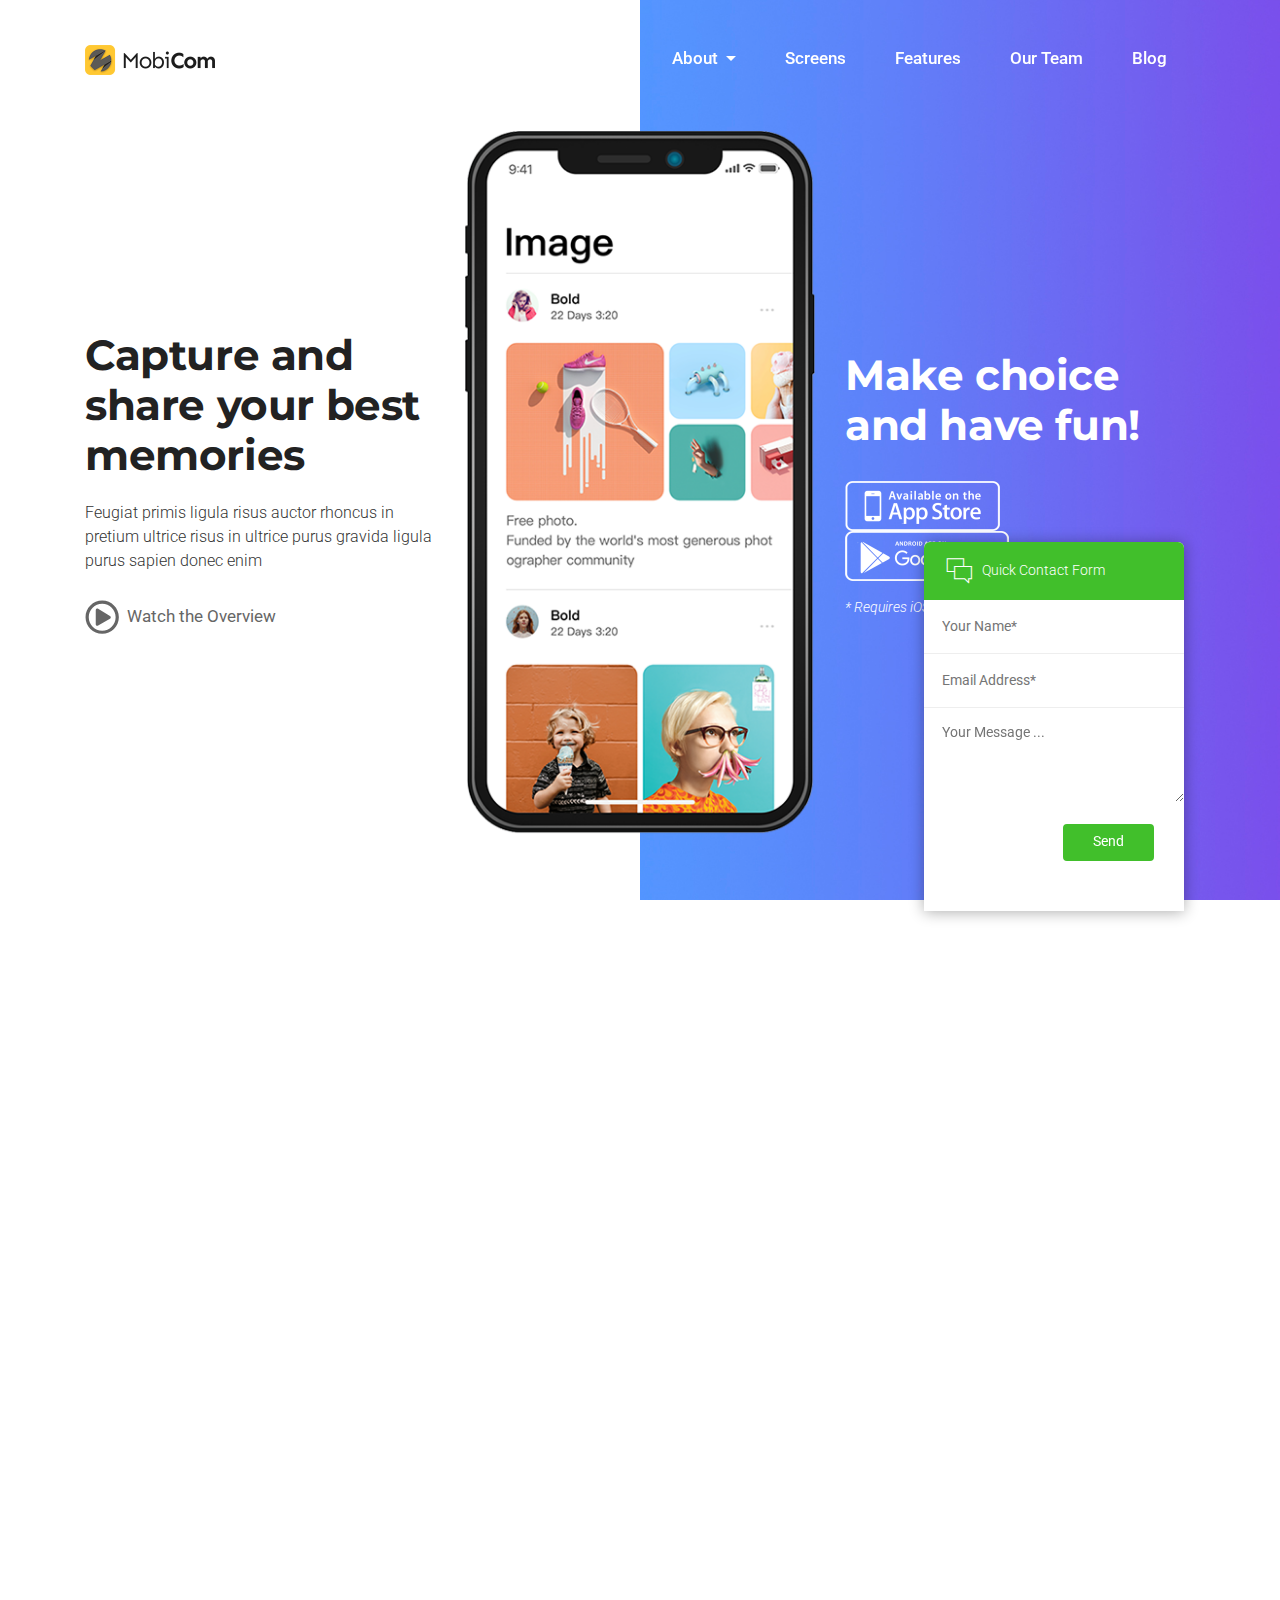
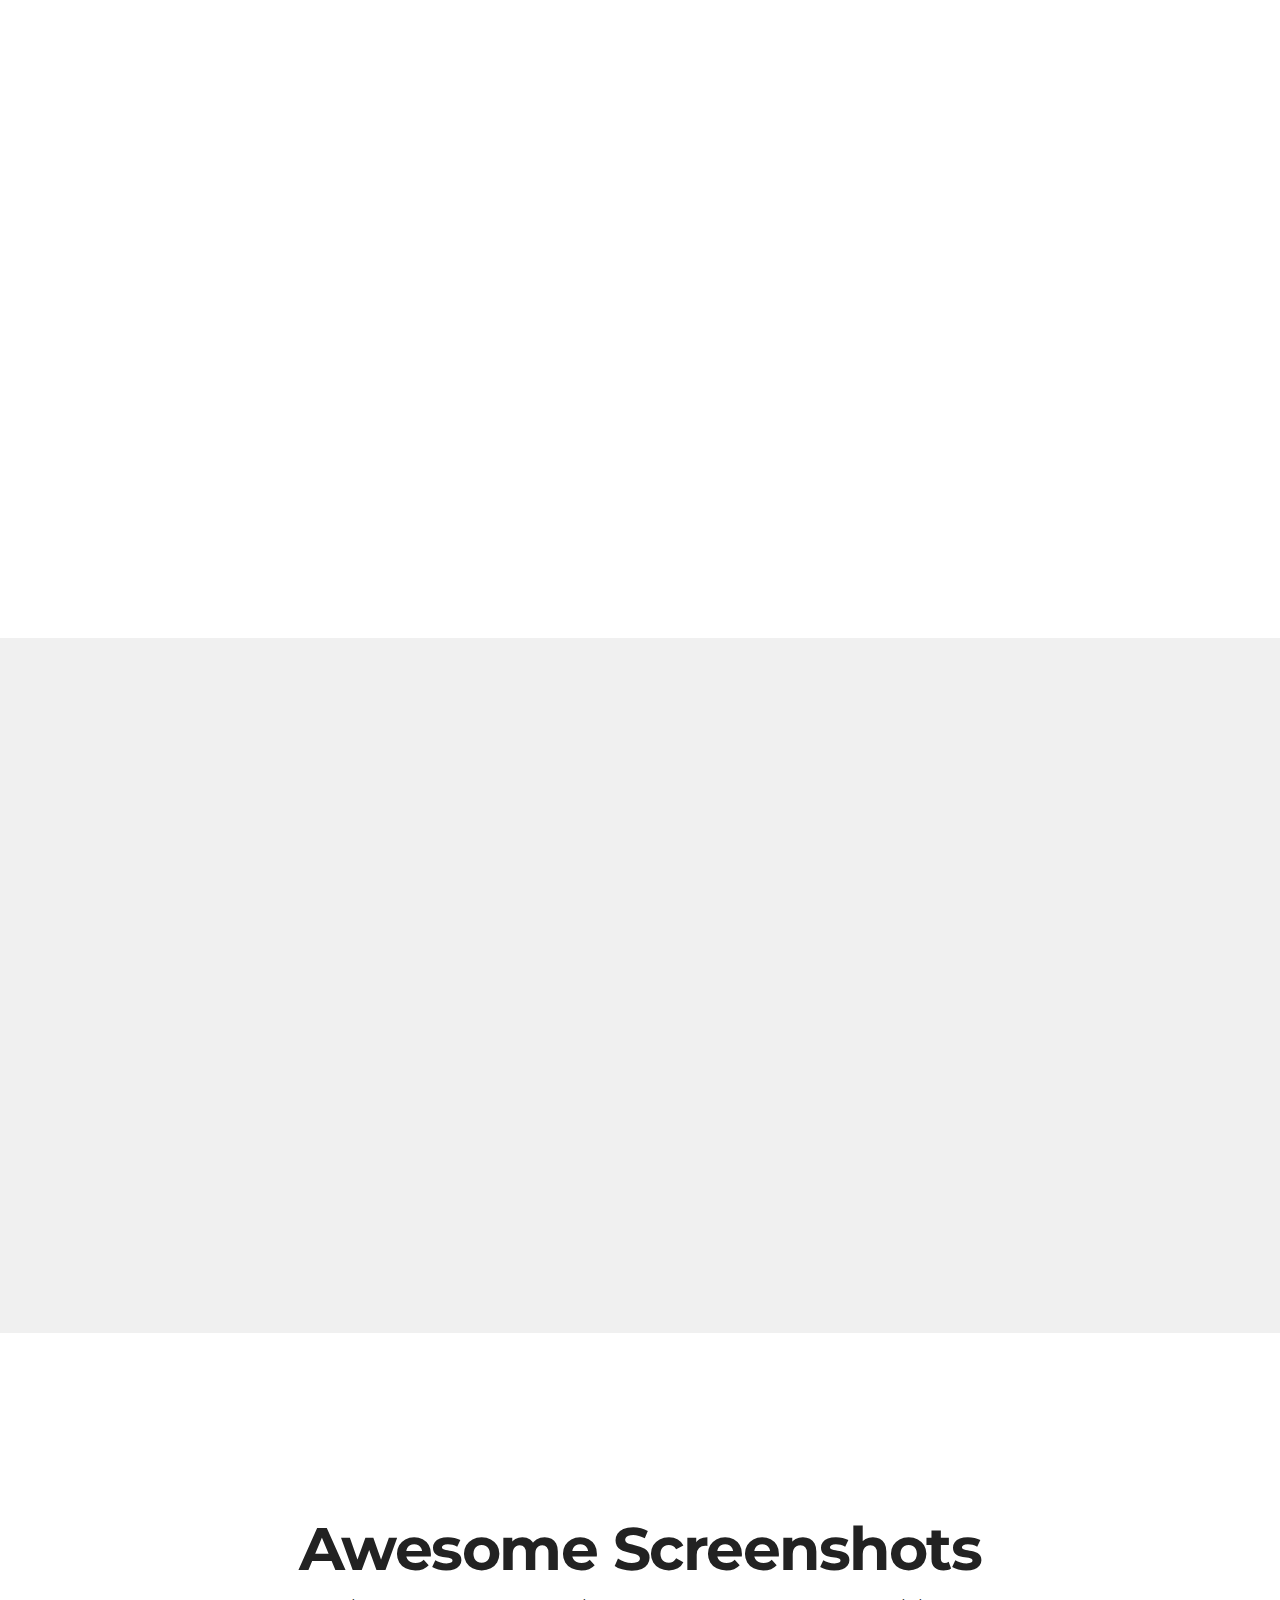
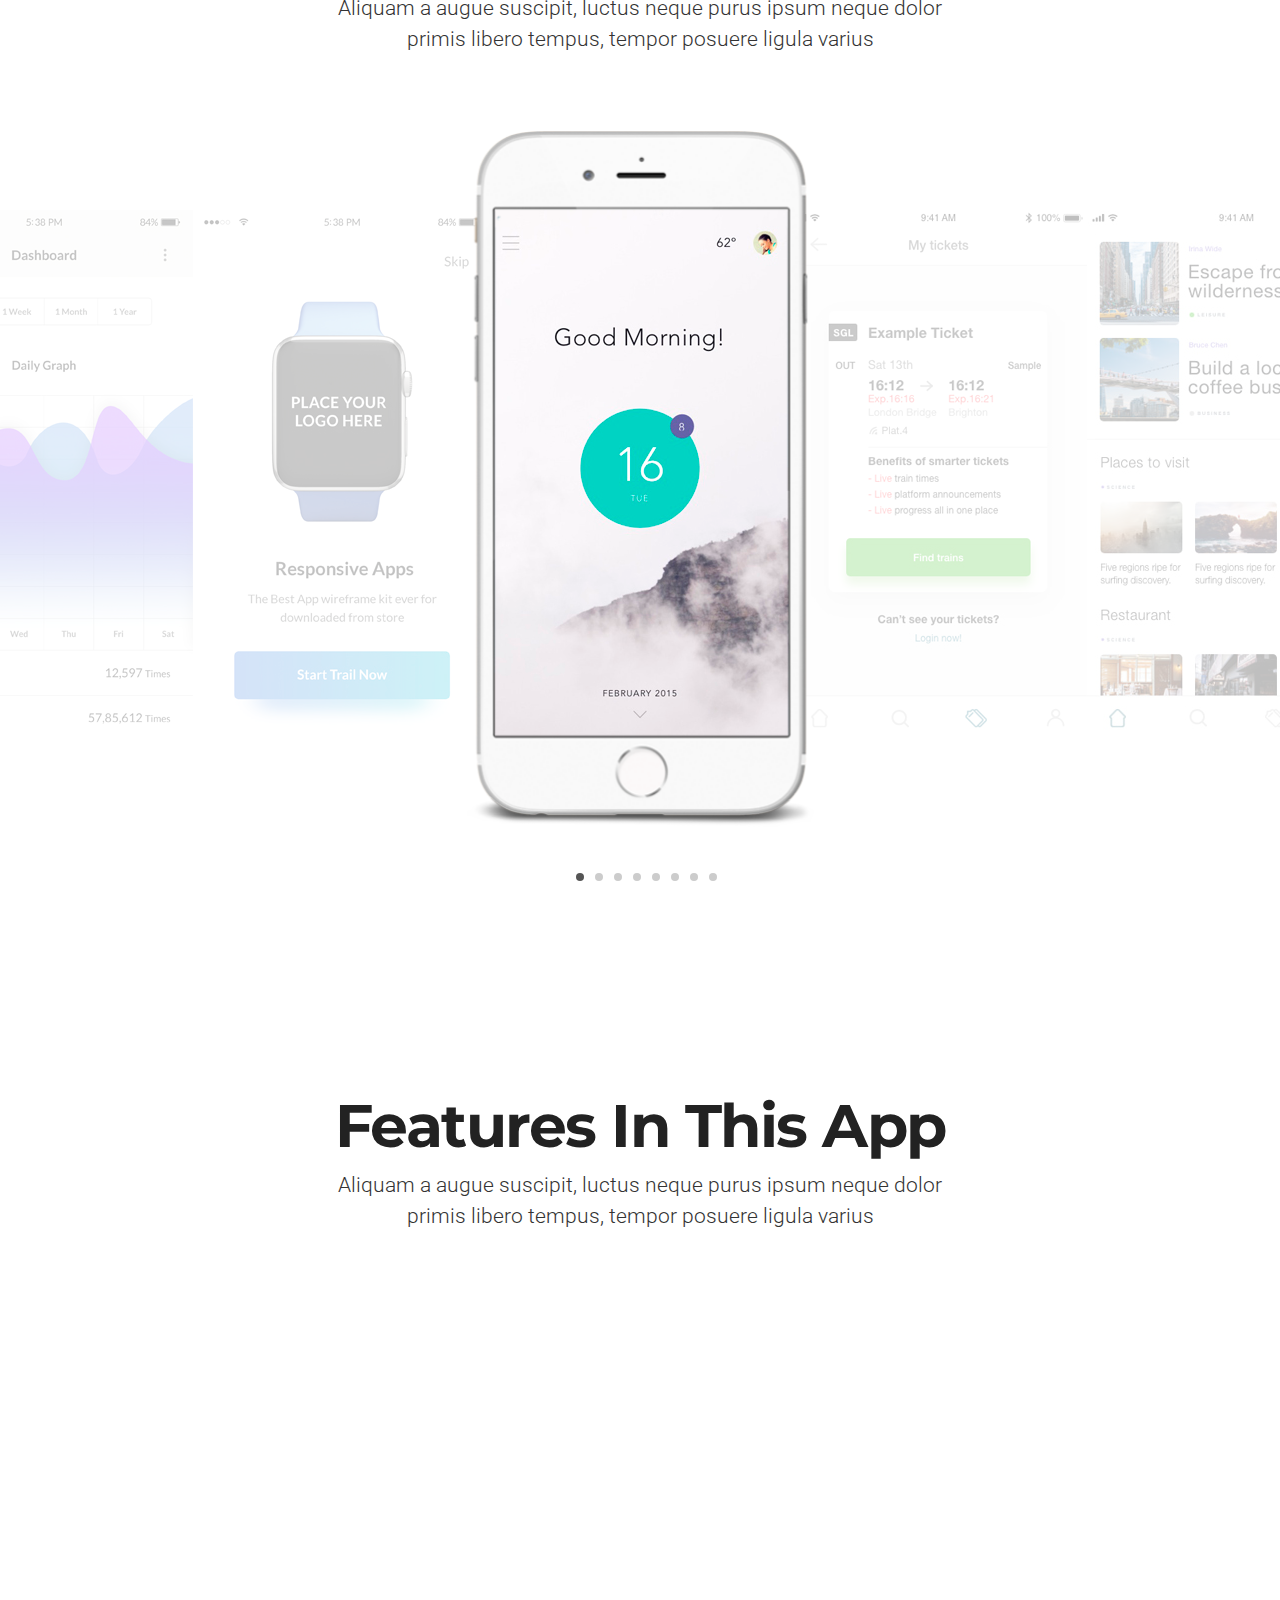
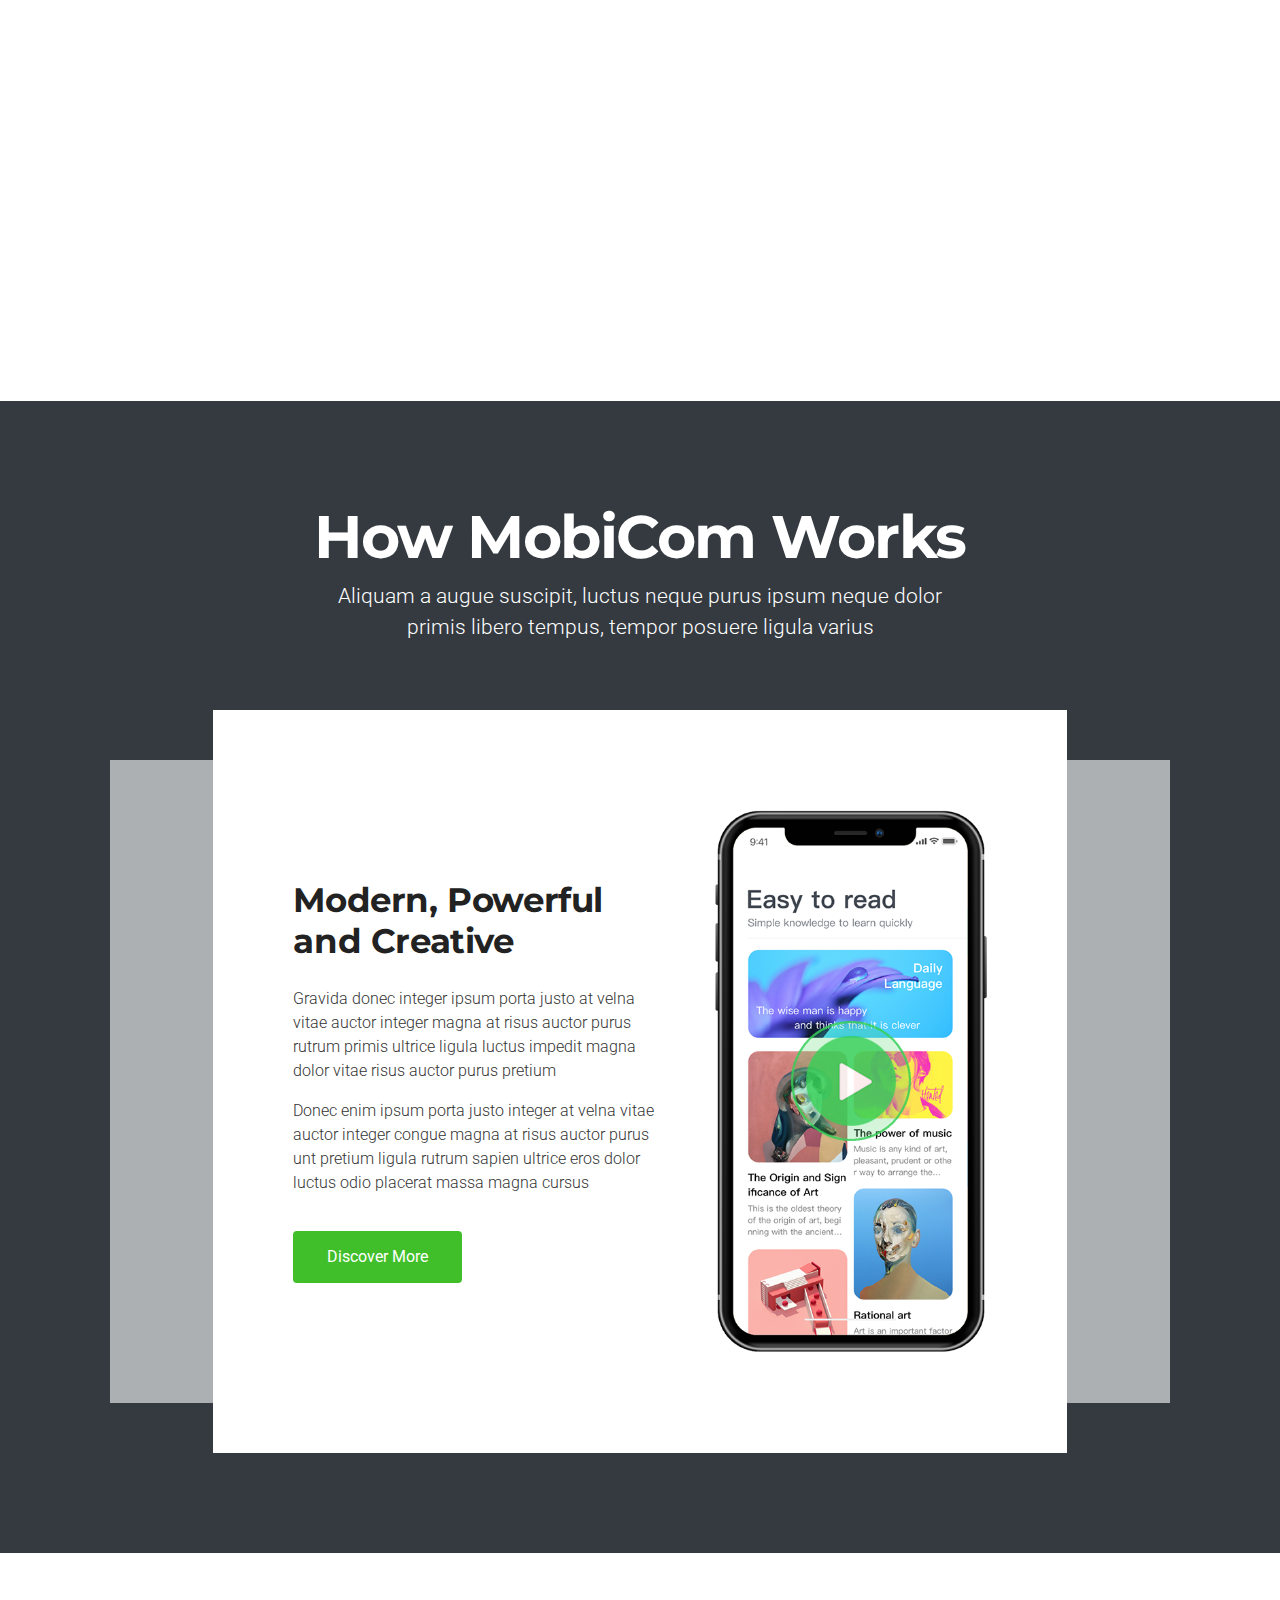
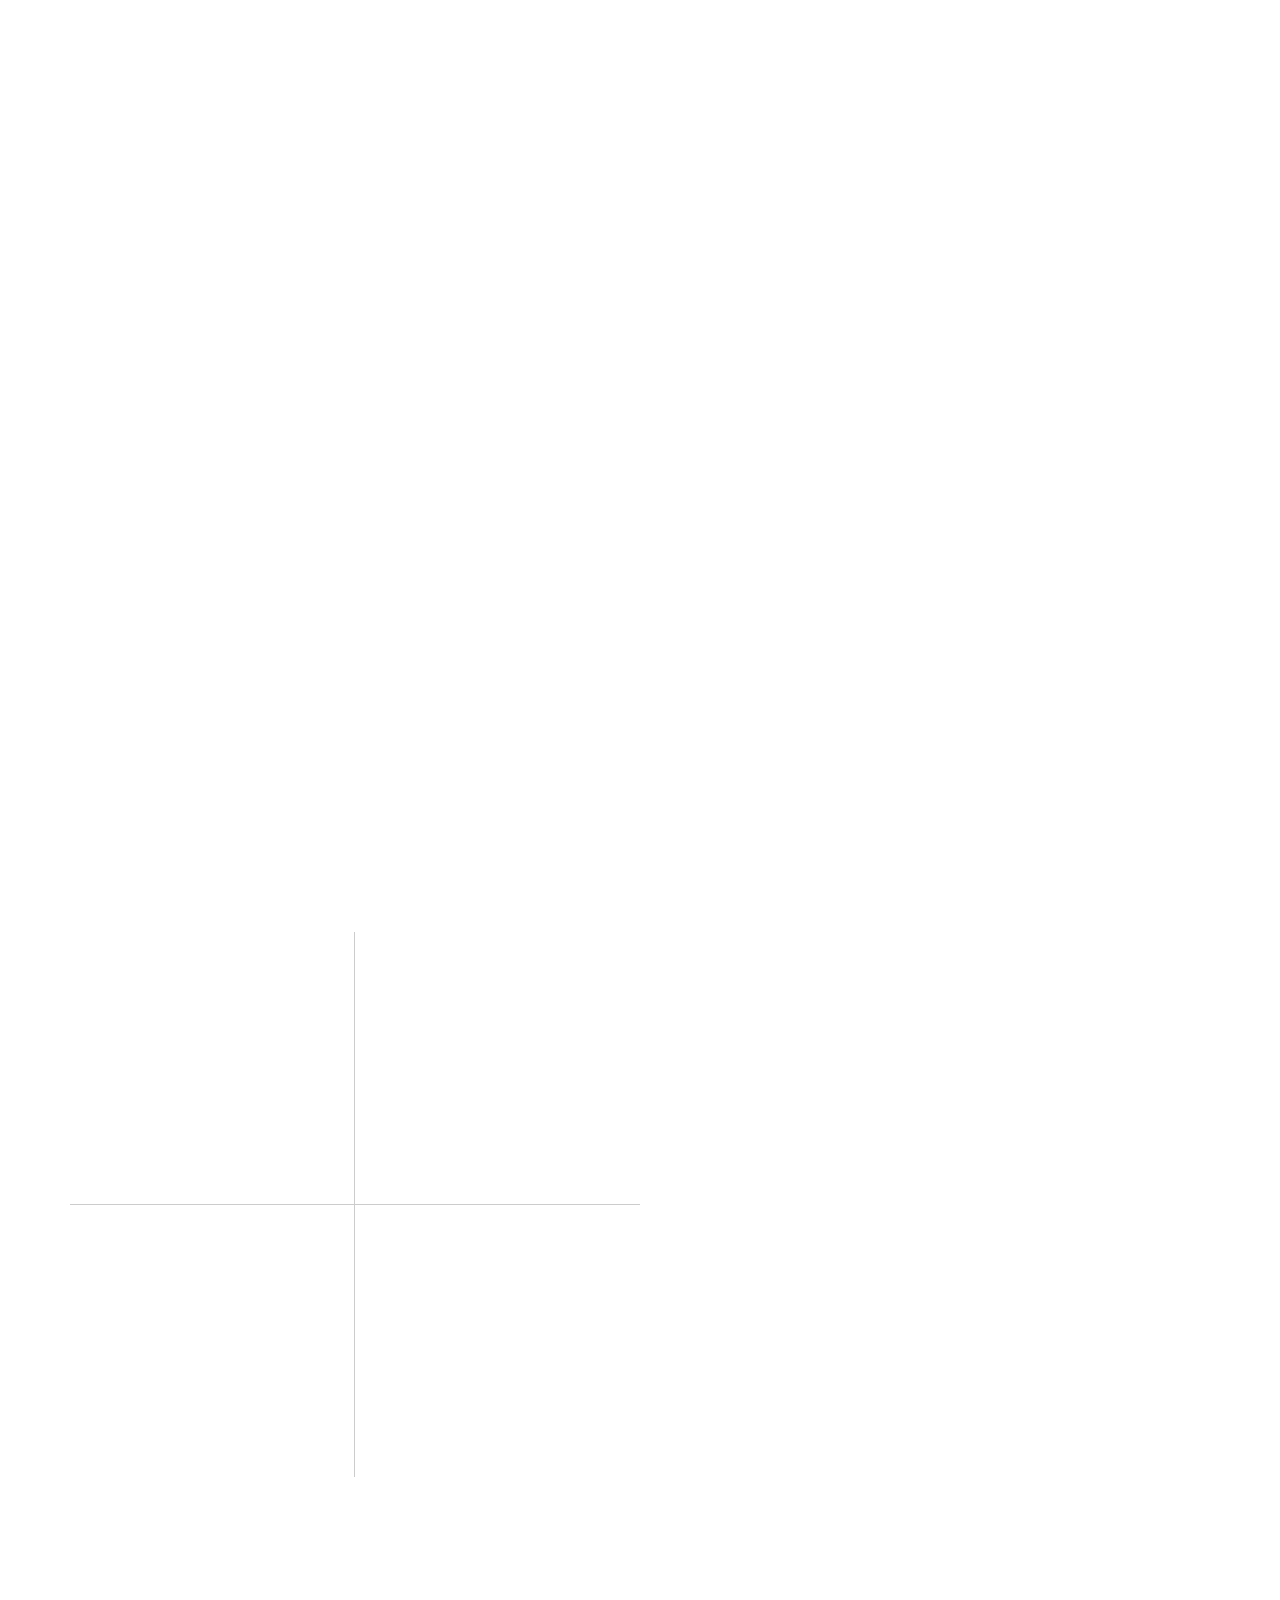
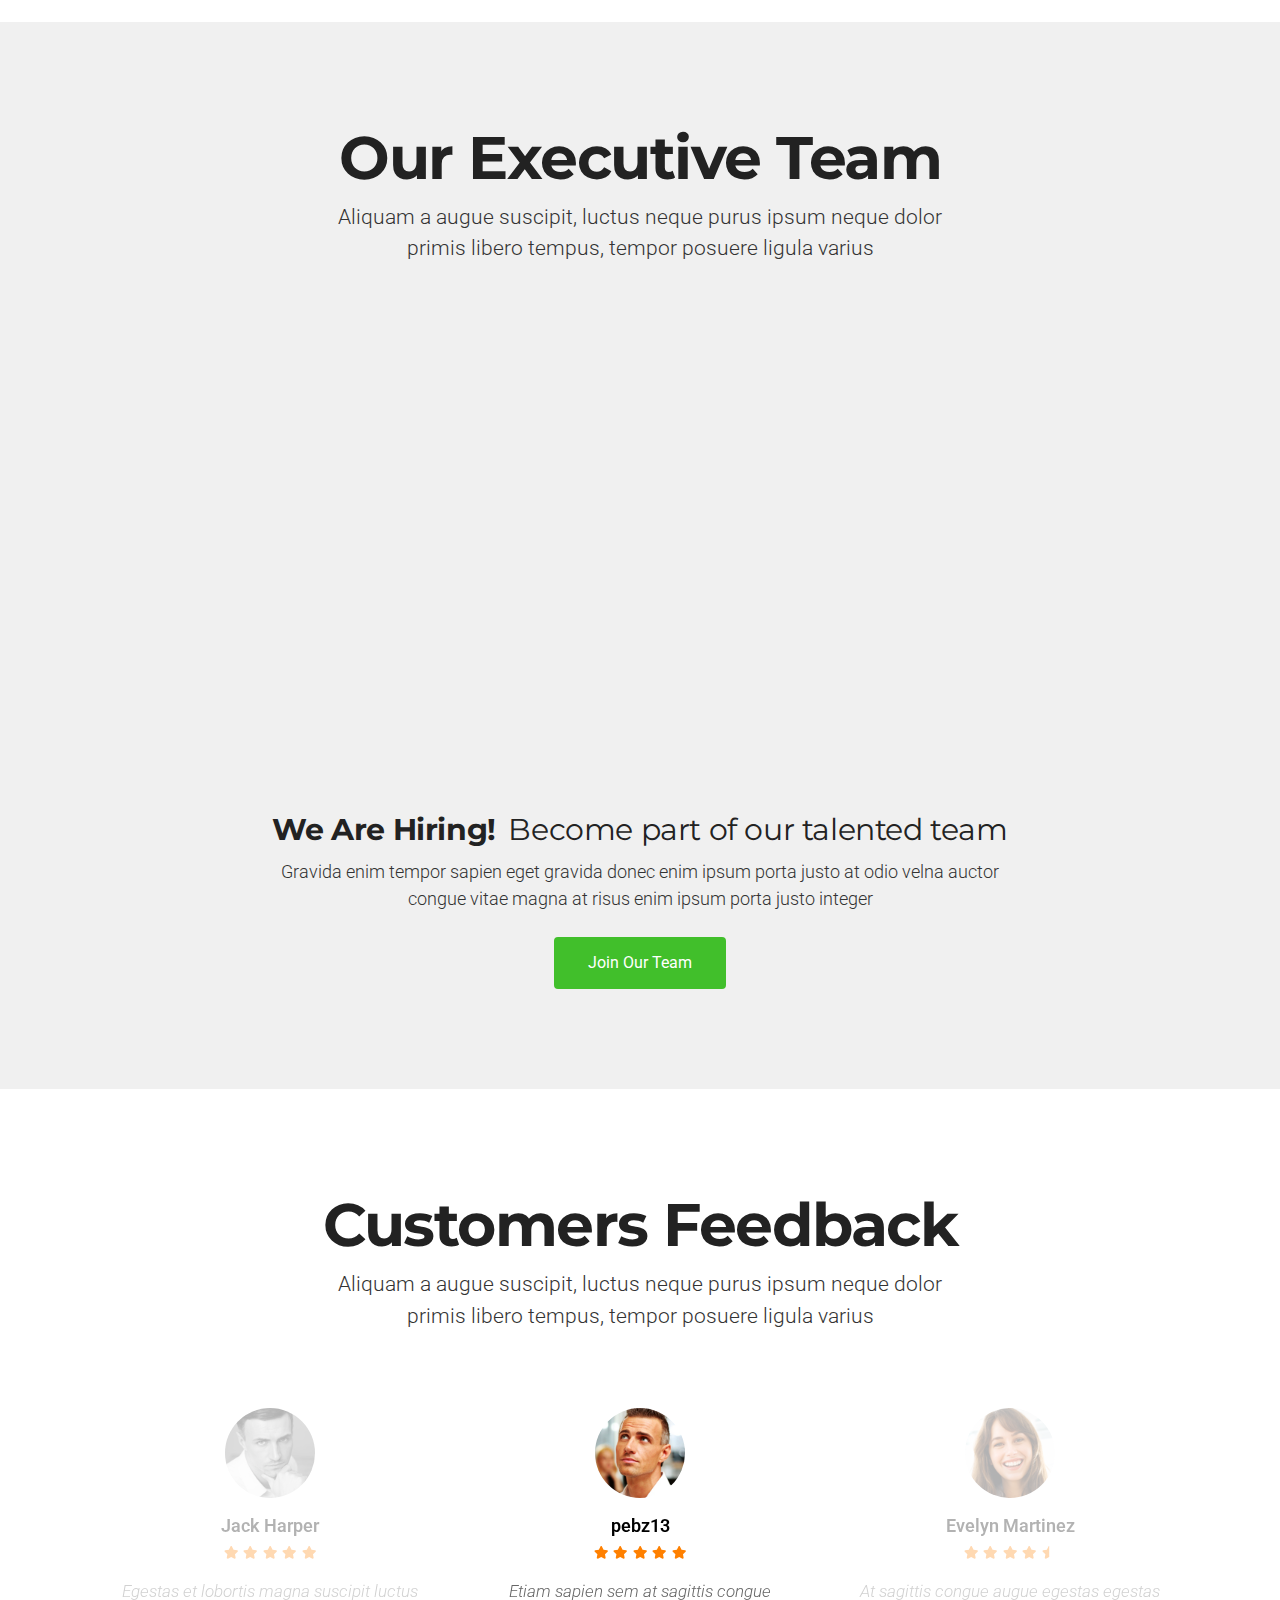
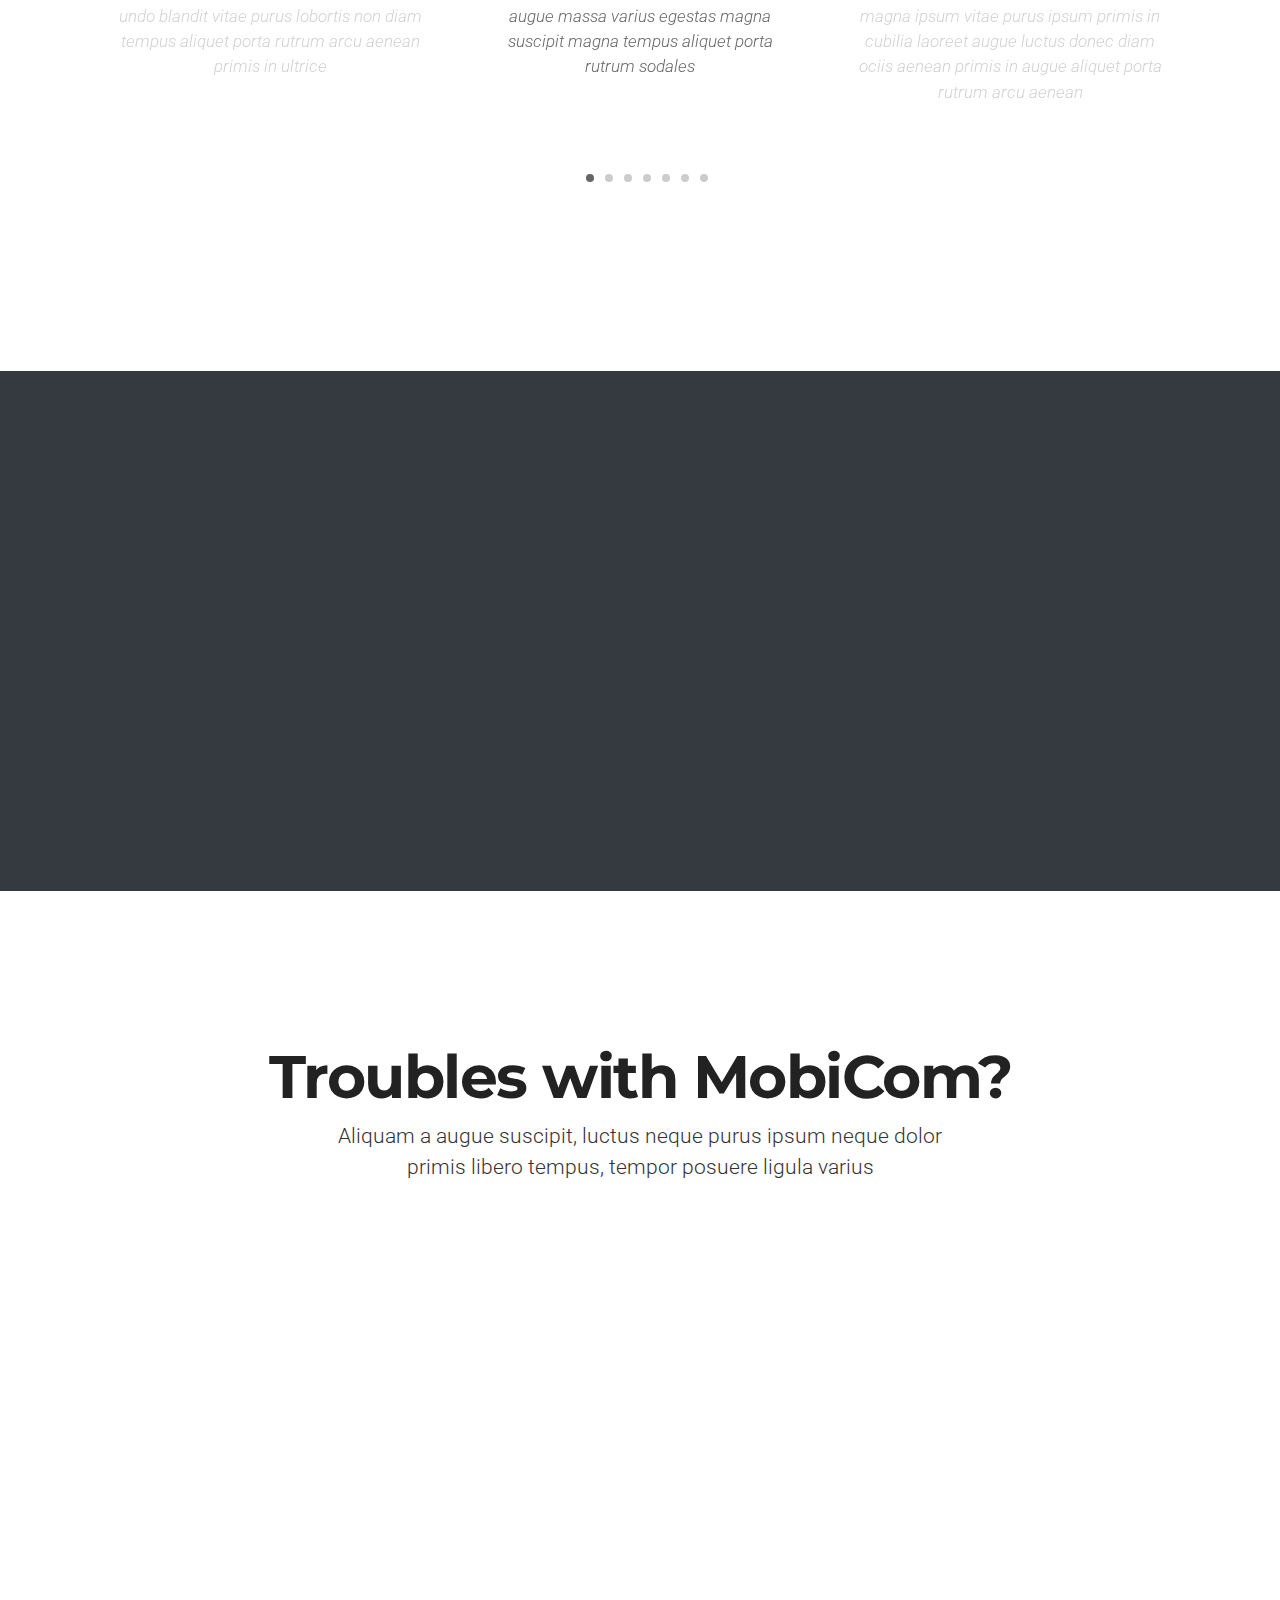
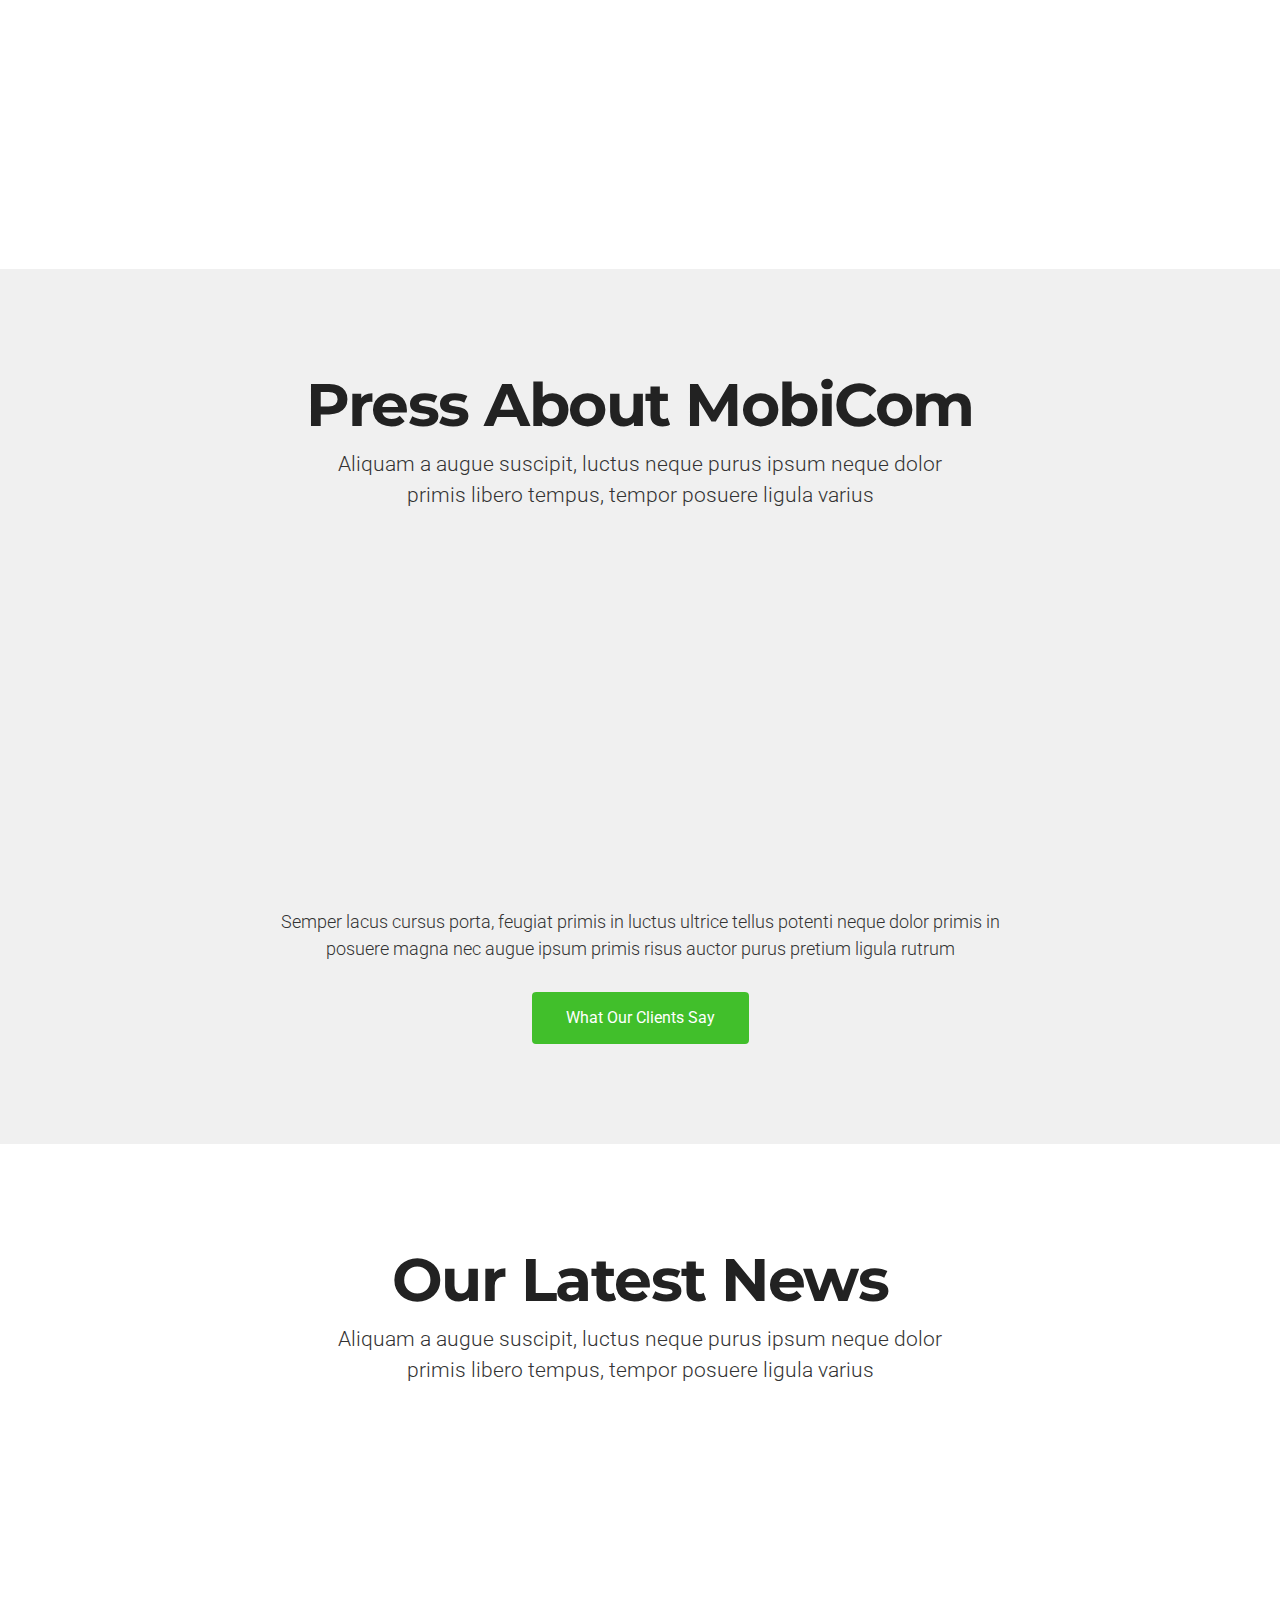
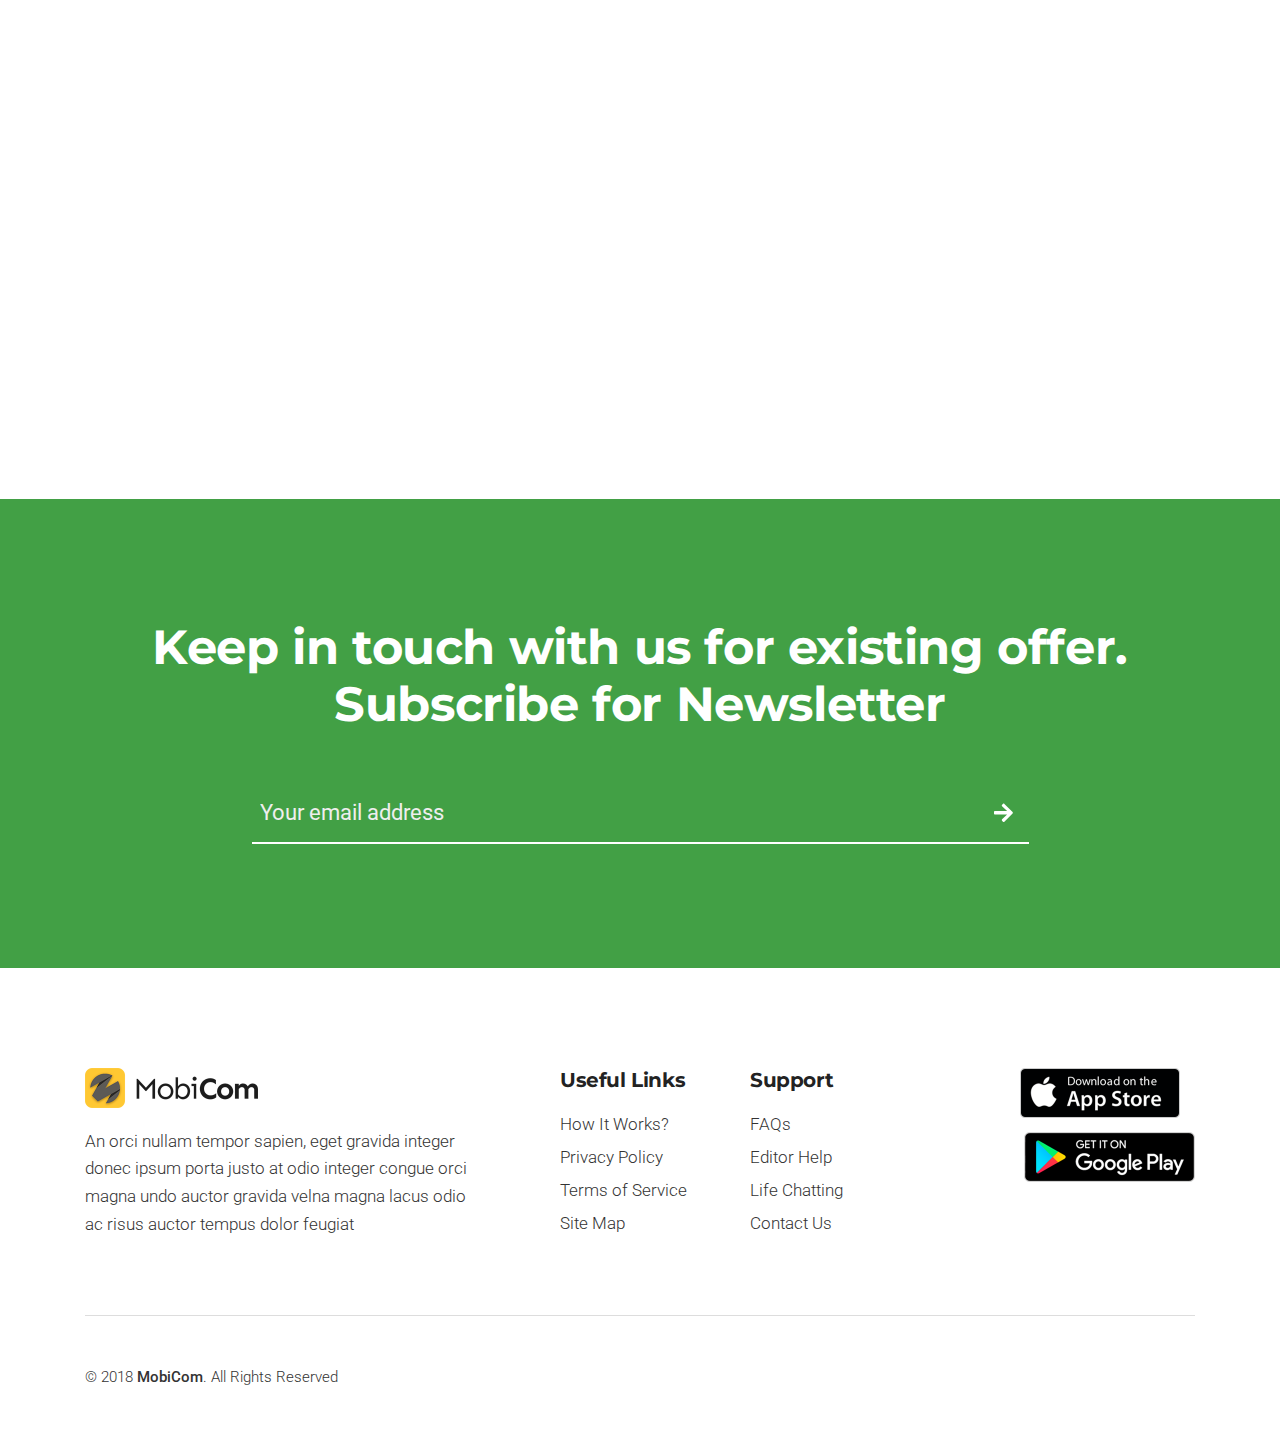
<file: demo-12.html>
<!DOCTYPE html>
<!-- MobiCom - Mobile App Landing Page Template design by DSAThemes (http://www.dsathemes.com) -->
<!--[if lt IE 7 ]><html class="ie ie6" lang="en"> <![endif]-->
<!--[if IE 7 ]><html class="ie ie7" lang="en"> <![endif]-->
<!--[if IE 8 ]><html class="ie ie8" lang="en"> <![endif]-->
<!--[if (gte IE 9)|!(IE)]><!-->
<html lang="en">



	
<!-- Mirrored from dsathemes.com/html/mobicom/files/demo-12.html by HTTrack Website Copier/3.x [XR&CO'2014], Sat, 28 Sep 2019 23:57:48 GMT -->
<head>



		<meta charset="utf-8">
		<meta http-equiv="X-UA-Compatible" content="IE=edge"/>
		<meta name="author" content="DSAThemes"/>	
		<meta name="description" content="MobiCom - Mobile App Landing Page Template"/>
		<meta name="keywords" content="Responsive, HTML5 template, DSAThemes, Mobile, Application, One Page, Landing, Mobile App">	
		<meta name="viewport" content="width=device-width, initial-scale=1.0"/>
				
  		<!-- SITE TITLE -->
		<title>MobiCom - Mobile App Landing Page Template</title>
							
		<!-- FAVICON AND TOUCH ICONS  -->
		<link rel="shortcut icon" href="images/favicon.ico" type="image/x-icon">
		<link rel="icon" href="images/favicon.ico" type="image/x-icon">
		<link rel="apple-touch-icon" sizes="152x152" href="images/apple-touch-icon-152x152.png">
		<link rel="apple-touch-icon" sizes="120x120" href="images/apple-touch-icon-120x120.png">
		<link rel="apple-touch-icon" sizes="76x76" href="images/apple-touch-icon-76x76.png">
		<link rel="apple-touch-icon" href="images/apple-touch-icon.png">

		<!-- GOOGLE FONTS -->
		<link href="https://fonts.googleapis.com/css?family=Roboto:300,400,500,700,900" rel="stylesheet"> 		
		<link href="https://fonts.googleapis.com/css?family=Montserrat:300,400,500,600,700" rel="stylesheet"> 

		<!-- BOOTSTRAP CSS -->
		<link href="css/bootstrap.min.css" rel="stylesheet">
				
		<!-- FONT ICONS -->
		<link href="css/fa-svg-with-js.css" rel="stylesheet">	
		<link href="css/pe-icon-7-stroke.css" rel="stylesheet">

		<!-- PLUGINS STYLESHEET -->
		<link href="css/magnific-popup.css" rel="stylesheet">
		<link href="css/slick.css" rel="stylesheet">
		<link href="css/slick-theme.css" rel="stylesheet">

		<!-- On Scroll Animations -->
		<link href="css/animate.css" rel="stylesheet">
				
		<!-- TEMPLATE CSS -->
		<link href="css/style.css" rel="stylesheet"> 	

		<!-- RESPONSIVE CSS -->
		<link href="css/responsive.css" rel="stylesheet"> 

		

	</head>



	<body>




		<!-- PRELOADER
		============================================= -->		
		<div id="loader-wrapper">
			<div id="loader">
				<ul class="cssload-flex-container">
					<li><span class="cssload-loading"></span></li>
				</ul>
			</div>
		</div>




		<!-- PAGE CONTENT
		============================================= -->	
		<div id="page" class="page">




			<!-- HEADER
			============================================= -->
			<header id="header" class="header">
				<nav class="navbar fixed-top navbar-expand-lg navbar-dark bg-tra">
					<div class="container">


						<!-- LOGO IMAGE -->
						<!-- For Retina Ready displays take a larger image, with double the amount of pixels that your image will be displayed (e.g 260 x 60 pixels) -->
				 		<a href="#hero-12" class="navbar-brand logo-white"><img src="images/logo.png" width="130" height="30" alt="header-logo"></a>
				 		<a href="#hero-12" class="navbar-brand logo-black"><img src="images/logo.png" width="130" height="30" alt="header-logo"></a>


				 		<!-- Responsive Menu Button -->
				 		<button class="navbar-toggler" type="button" data-toggle="collapse" data-target="#navbarSupportedContent" aria-controls="navbarSupportedContent" aria-expanded="false" aria-label="Toggle navigation">
				   		 	<span class="navbar-toggler-icon"></span>
				  		</button>


				  		<!-- Navigation Menu -->
				  		<div id="navbarSupportedContent" class="collapse navbar-collapse">
					   		<ul class="navbar-nav ml-auto">

					   			<!-- Dropdown Link -->
					      		<li class="nav-item dropdown">
							        <a class="nav-link dropdown-toggle" href="#" id="navbarDropdown" role="button" data-toggle="dropdown" aria-haspopup="true" aria-expanded="false">
							          About
							        </a>
							        <div class="dropdown-menu" aria-labelledby="navbarDropdown">
							        	<a class="dropdown-item" href="#features-1">Why MobiCom</a>
							         	<a class="dropdown-item" href="#content-4">How It Works</a>
							         	<a class="dropdown-item" href="#reviews-1">Reviews</a>
							          	<div class="dropdown-divider"></div>
							         	<a class="dropdown-item" href="#video-3">Watch Video</a>
							        </div>
							    </li>

					      		<li class="nav-item nl-simple"><a class="nav-link" href="#screens-1">Screens</a></li>	
					      		<li class="nav-item nl-simple"><a class="nav-link" href="#features-3">Features</a></li>
					      		<li class="nav-item nl-simple"><a class="nav-link" href="#team-1">Our Team</a></li>
					      		<li class="nav-item nl-simple"><a class="nav-link" href="#blog-1">Blog</a></li>

								<!-- Header Social Icons -->															
								<li class="header-socials clearfix">
									<!--
									<span><a href="#" class="ico-facebook"><i class="fab fa-facebook-f"></i></a></span>
									<span><a href="#" class="ico-twitter"><i class="fab fa-twitter"></i></a></span>
									<span><a href="#" class="ico-dribbble"><i class="fab fa-dribbble"></i></a></span>	
									<span><a href="#" class="ico-behance"><i class="fab fa-behance"></i></a></span>										
									<span><a href="#" class="ico-instagram"><i class="fab fa-instagram"></i></a></span>
									<span><a href="#" class="ico-pinterest"><i class="fab fa-pinterest-p"></i></a></span>
									<span><a href="#" class="ico-google-plus"><i class="fab fa-google-plus-g"></i></a></span>
									<span><a href="#" class="ico-linkedin"><i class="fab fa-linkedin-in"></i></a></span>
									<span><a href="#" class="ico-tumblr"><i class="fab fa-tumblr"></i></a></span>
									<span><a href="#" class="ico-youtube"><i class="fab fa-youtube"></i></a></span>
									<span><a href="#" class="ico-vk"><i class="fab fa-vk"></i></a></span>																		
									-->
								</li>

					      	</ul>
					    </div>	<!-- End Navigation Menu -->


					</div>	  <!-- End container -->
				</nav>	   <!-- End navbar  -->
			</header>	<!-- END HEADER -->




			<!-- HERO-12
			============================================= -->	
			<div id="hero-12" class="bg-scroll hero-section division">
				<div class="container">	
					<div class="row hero-row-100 d-flex align-items-center">


						<!-- HERO TEXT -->
						<div class="col-md-4">
							<div class="hero-txt">


								<!-- Title -->
								<h3 class="h3-md animated" data-animation="fadeInRight" data-animation-delay="300">
								   Capture and share your best memories
								</h3>

								<!-- Text -->
								<p class=" animated" data-animation="fadeInRight" data-animation-delay="400">
								   Feugiat primis ligula risus auctor rhoncus in pretium ultrice risus in ultrice purus gravida
								   ligula purus sapien donec enim
								</p>

								<!-- HERO LINKS -->
								<div class="hero-btns d-flex align-items-center animated" data-animation="fadeInRight" data-animation-delay="500">

									<!-- Video Link -->
									<div class="modal-video grey-color">
										<a class="video-popup" href="https://www.youtube.com/watch?v=kuceVNBTJio">	<!-- Change the video link HERE!!! -->	
											<span><i class="far fa-play-circle"></i></span>
											Watch the Overview
										</a>
									</div>
									
								</div>


							</div>
						</div>	<!-- END HERO TEXT -->


						<!-- HERO IMAGE -->
						<div class="col-md-4">	
							<div class="hero-img text-center">				
								<img class="img-fluid" src="images/hero-12-img.png" alt="hero-image">
							</div>
						</div>


						<!-- HERO TEXT -->
						<div class="col-md-4">
							<div class="hero-txt white-color">


								<!-- Title -->
								<h3 class="h3-md animated" data-animation="fadeInLeft" data-animation-delay="300">
								   Make choice and have fun!
								</h3>

								<!-- HERO STORE BADGES -->													
								<div class="hero-stores-badge animated" data-animation="fadeInLeft" data-animation-delay="400">

									<!-- AppStore -->	
									<a href="#" class="store">
										<img class="appstore-white" src="images/store_badges/appstore-tra-white.png" width="155" height="50" alt="appstore-logo">
									</a>
																	
									<!-- Google Play -->	
									<a href="#" class="store">
										<img class="googleplay-white" src="images/store_badges/googleplay-tra-white.png" width="164" height="50" alt="googleplay-logo">
									</a>

									<!-- OS Prerequisite -->
									<span class="os-version">* Requires iOS 7.0 or higher</span>
													
								</div>	<!-- End Store Badges -->


							</div>
						</div>	<!-- END HERO TEXT -->


					</div>	  <!-- End row -->
				</div>	  <!-- End container -->
			</div>	  <!-- END HERO-12 -->




			<!-- FEATURES-1
			============================================= -->
			<section id="features-1" class="wide-60 featuress-section division">
				<div class="container">
			 		<div class="row">


			 			<!-- FEATURE BOX #1 -->
						<div class="col-md-4 animated" data-animation="fadeInUp" data-animation-delay="300">
							<div class="fbox-1 box-icon-lg grey-icon">
								
								<!-- Icon -->
								<span class="pe-7s-config"></span>
									
								<!-- Title -->
								<h5 class="h5-md">Edit Like a Pro</h5>
									
								<!-- Text -->
								<p class="grey-color">Semper lacus cursus porta, feugiat primis ultrice in ligula risus auctor
								   tempus feugiat dolor, felis lacinia risus porta
								</p>				
									
							</div>							
						</div>
								
								
						<!-- FEATURE BOX #2 -->
						<div class="col-md-4 animated" data-animation="fadeInUp" data-animation-delay="400">
							<div class="fbox-1 box-icon-lg grey-icon">
								
								<!-- Icon -->
								<span class="pe-7s-share"></span>
									
								<!-- Title -->
								<h5 class="h5-md">Easy Sharing</h5>

								<!-- Text -->
								<p class="grey-color">Feugiat primis ultrice semper lacus cursus porta, in ligula risus auctor
								   tempus feugiat dolor, felis lacinia risus porta
								</p>								
							
							</div>							
						</div>


						<!-- FEATURE BOX #3 -->
						<div class="col-md-4 animated" data-animation="fadeInUp" data-animation-delay="500">
							<div class="fbox-1 box-icon-lg grey-icon">
								
								<!-- Icon -->
								<span class="pe-7s-cloud-upload"></span>
									
								<!-- Title -->
								<h5 class="h5-md">Free Storage</h5>

								<!-- Text -->
								<p class="grey-color">Porta semper lacus cursus, feugiat primis ultrice in ligula risus auctor
								   tempus feugiat dolor, felis lacinia risus porta
								</p>

							</div>							
						</div>						


			 		</div>	   <!-- End row -->		
			 	</div>	   <!-- End container -->		
			</section>	<!-- END FEATURES-1 -->




			<!-- CONTENT-4
			============================================= -->
			<section id="content-4" class="bg-scroll wide-60 content-section division">
				<div class="container">
			 		<div class="row d-flex align-items-center">


					 	<!-- CONTENT IMAGE -->
						<div class="col-md-6 animated" data-animation="fadeInRight" data-animation-delay="500">
							<div class="content-img">
								<img class="img-fluid" src="images/image-01.png" alt="content-image" />
					 		</div>
						</div>


						<!-- CONTENT TEXT -->
					 	<div class="col-md-6">
					 		<div class="content-txt ind-45">

					 					
					 			<!-- Title -->	
								<h2 class="h2-xs animated" data-animation="fadeInLeft" data-animation-delay="300">
								   Easily edit, store and share
								</h2>

								<!-- Text -->	
								<p class="animated" data-animation="fadeInLeft" data-animation-delay="400">
								   An enim nullam tempor sapien gravida donec enim ipsum porta justo integer at odio velna
								   vitae auctor integer congue magna at pretium purus pretium ligula rutrum luctus risus 
								</p> 
		
								<!-- Title -->	
								<h5 class="h5-md animated" data-animation="fadeInLeft" data-animation-delay="500">
								   Organize your photos
								</h5>
												
								<!-- Text -->	
								<p class="animated" data-animation="fadeInLeft" data-animation-delay="600">
								   An nullam tempor sapien, eget gravida donec enim ipsum porta justo integer at odio velna
								   vitae auctor integer congue
								</p>

								<!-- Title -->	
								<h5 class="h5-md animated" data-animation="fadeInLeft" data-animation-delay="700">
								   Free 5Gb for storage
								</h5>
												
								<!-- Text -->	
								<p class=" animated" data-animation="fadeInLeft" data-animation-delay="800">
								   Justo integer at odio velna vitae auctor integer congue magna undo impedit. Gravida magna
								   lacus odio ac risus
								</p>


					 		</div>
					 	</div>	<!-- END CONTENT TEXT -->


			 		</div>	   <!-- End row -->		
			 	</div>	   <!-- End container -->		
			</section>	<!-- END CONTENT-4 -->




			<!-- CONTENT-5
			============================================= -->
			<section id="content-5" class="p-bottom-80 content-section">
				<div class="bg-scroll p-top-100 bg-inner bg-lightgrey division">
					<div class="container">
						<div class="row d-flex align-items-center">

									
							<!-- CONTENT TXT -->	
							<div class="col-md-6">
								<div class="content-txt ind-45">

									
									<!-- Title -->
									<h2 class="h2-xs animated" data-animation="fadeInRight" data-animation-delay="300">
									   Make photos magic anywhere
									</h2>
								
									<!-- Text -->
									<p class=" animated" data-animation="fadeInRight" data-animation-delay="400">
									   An orci nullam tempor sapien, eget gravida integer donec ipsum porta justo at odio integer
									   congue magna undo auctor gravida velna magna orci lacus odio ac risus auctor faucibus orci
									   ligula massa luctus et ultrices posuere cubilia
									</p>

									<!-- APP DEVICES -->	
									<div class="app-devices clearfix animated" data-animation="fadeInRight" data-animation-delay="500">
									
										<!-- Icons -->
										<i class="fas fa-tablet-alt f-tablet"></i>
										<i class="fas fa-mobile-alt f-phone"></i>

										<!-- Text -->	
										<div class="app-devices-desc">
											<p class="p-small">Available on iPhone, iPad and all Android devices from 5.5</p>
										</div>	

									</div>


								</div>	
							</div>	<!-- END CONTENT TXT -->	


							<!-- CONTENT IMAGE -->
							<div class="col-md-6 animated" data-animation="fadeInLeft" data-animation-delay="500">	
								<div class="content-5-img text-center ind-15">
									<img class="img-fluid" src="images/image-03.png" alt="content-image">
								</div>
							</div>


						</div>	  <!-- End row -->
					</div>	   <!-- End container -->
				</div>		<!-- End Inner Background -->	
			</section>	<!-- END CONTENT-5 -->




			<!-- SCREENSHOTS-1
			============================================= -->
			<section id="screens-1" class="bg-scroll no-bg screens-section division">
				
		
				<!-- SECTION TITLE -->
				<div class="container">		
					<div class="row">	
						<div class="col-md-10 offset-md-1 section-title">	

							<!-- Title 	-->	
							<h2 class="h2-lg">Awesome Screenshots</h2>	

							<!-- Text -->
							<p>Aliquam a augue suscipit, luctus neque purus ipsum neque dolor primis libero tempus, 
							   tempor posuere ligula varius
							</p>
							
						</div>		
					</div> 	 <!-- End row --> 	
				</div>	 <!-- END SECTION TITLE -->	
				
					
				<!-- SCREENSHOTS CAROUSEL -->
				<div class="screenshots-wrap">
					 <div class="screens-carousel">

							
						<!-- Screen #1 -->
						<div class="carousel-item">
							<img src="images/portfolio/screen-1.jpg" alt="screenshot">
						</div>
									
						<!-- Screen #2 -->
						<div class="carousel-item">
							<img src="images/portfolio/screen-2.jpg" alt="screenshot">
						</div>
									
						<!-- Screen #3 -->
						<div class="carousel-item">
							<img src="images/portfolio/screen-3.jpg" alt="screenshot">
						</div>
									
						<!-- Screen #4 -->
						<div class="carousel-item">
							<img src="images/portfolio/screen-4.jpg" alt="screenshot">
						</div>
									
						<!-- Screen #5 -->
						<div class="carousel-item">
							<img src="images/portfolio/screen-5.jpg" alt="screenshot">
						</div>
									
						<!-- Screen #6 -->
						<div class="carousel-item">
							<img src="images/portfolio/screen-6.jpg" alt="screenshot">
						</div>
									
						<!-- Screen #7 -->
						<div class="carousel-item">
							<img src="images/portfolio/screen-7.jpg" alt="screenshot">
						</div>
									
						<!-- Screen #8 -->
						<div class="carousel-item">
							<img src="images/portfolio/screen-8.jpg" alt="screenshot">
						</div>
													
					</div>
						
							
					<!-- IPHONE FRAME -->
					<div class="iphone-frame">
						<img src="images/iphone.png" alt="iphone-image">			
					</div>
							
							
				</div>	<!-- END SCREENSHOTS CAROUSEL -->


			</section>	<!-- END SCREENSHOTS-1 -->




			<!-- FEATURES-3
			============================================= -->
			<section id="features-3" class="wide-70 featuress-section division">
				<div class="container">


					<!-- SECTION TITLE 	-->
					<div class="row">	
						<div class="col-md-10 offset-md-1 section-title">	

							<!-- Title 	-->	
							<h2 class="h2-lg">Features In This App</h2>	

							<!-- Text -->
							<p>Aliquam a augue suscipit, luctus neque purus ipsum neque dolor primis libero tempus, 
							   tempor posuere ligula varius
							</p>
								
						</div>		
					</div> 	<!-- END SECTION TITLE -->


			 		<div class="row">


			 			<!-- FEATURE BOX #1 -->
						<div class="col-md-6 col-lg-3 animated" data-animation="fadeInUp" data-animation-delay="300">
							<div class="fbox-3 box-icon-lg green-hover">
								<div class="box-line"></div>
								
								<!-- Icon -->
								<span class="pe-7s-piggy"></span>
									
								<!-- Title -->
								<h5 class="h5-md">Free Trial</h5>

								<!-- Text -->
								<p class="grey-color">Ligula risus auctor tempus dolor lacinia</p>																													
							</div>							
						</div>	


			 			<!-- FEATURE BOX #2 -->
						<div class="col-md-6 col-lg-3 animated" data-animation="fadeInUp" data-animation-delay="400">
							<div class="fbox-3 box-icon-lg green-hover">
								<div class="box-line"></div>
								
								<!-- Icon -->
								<span class="pe-7s-vector"></span>
									
								<!-- Title -->
								<h5 class="h5-md">Unique Design</h5>	

								<!-- Text -->
								<p class="grey-color">Dolor feugiat felis lacinia risus an auctor porta</p>

							</div>							
						</div>
							
							
						<!-- FEATURE BOX #3 -->
						<div class="col-md-6 col-lg-3 animated" data-animation="fadeInUp" data-animation-delay="500">
							<div class="fbox-3 box-icon-lg green-hover">
								<div class="box-line"></div>
								
								<!-- Icon -->
								<span class="pe-7s-target"></span>
									
								<!-- Title -->
								<h5 class="h5-md">Cross-Platform</h5>
									
								<!-- Text -->
								<p class="grey-color">Ligula auctor tempus unt dolor feugiat felis</p>												
														
							</div>							
						</div>
								
								
						<!-- FEATURE BOX #4 -->
						<div class="col-md-6 col-lg-3 animated" data-animation="fadeInUp" data-animation-delay="600">
							<div class="fbox-3 box-icon-lg green-hover">
								<div class="box-line"></div>
								
								<!-- Icon -->
								<span class="pe-7s-edit"></span>
									
								<!-- Title -->
								<h5 class="h5-md">User Friendly</h5>	

								<!-- Text -->
								<p class="grey-color">Ultrice ligula risus auctor tempus dolor lacinia</p>														
							
							</div>							
						</div>	


						<!-- FEATURE BOX #5 -->
						<div class="col-md-6 col-lg-3 animated" data-animation="fadeInUp" data-animation-delay="700">
							<div class="fbox-3 box-icon-lg green-hover">
								<div class="box-line"></div>
								
								<!-- Icon -->
								<span class="pe-7s-mail-open-file"></span>
									
								<!-- Title -->
								<h5 class="h5-md">Mailer Engine</h5>

								<!-- Text -->
								<p class="grey-color">Feugiat primis in lacinia risus an auctor</p>

							</div>							
						</div>


						<!-- FEATURE BOX #6 -->
						<div class="col-md-6 col-lg-3 animated" data-animation="fadeInUp" data-animation-delay="800">
							<div class="fbox-3 box-icon-lg green-hover">
								<div class="box-line"></div>
								
								<!-- Icon -->
								<span class="pe-7s-bell"></span>
									
								<!-- Title -->
								<h5 class="h5-md">Notifications</h5>

								<!-- Text -->
								<p class="grey-color">Semper lacus cursus porta primis ultrice</p>																												
							</div>							
						</div>	
							
							
						<!-- FEATURE BOX #7 -->
						<div class="col-md-6 col-lg-3 animated" data-animation="fadeInUp" data-animation-delay="900">
							<div class="fbox-3 box-icon-lg green-hover">
								<div class="box-line"></div>
								
								<!-- Icon -->
								<span class="pe-7s-refresh-2"></span>
									
								<!-- Title -->
								<h5 class="h5-md">Free Updates</h5>
									
								<!-- Text -->
								<p class="grey-color">Cursus porta in ultrice risus auctor porta</p>														
														
							</div>							
						</div>
								
								
						<!-- FEATURE BOX #8 -->
						<div class="col-md-6 col-lg-3 animated" data-animation="fadeInUp" data-animation-delay="1000">
							<div class="fbox-3 box-icon-lg green-hover">
								<div class="box-line"></div>
								
								<!-- Icon -->
								<span class="pe-7s-help2"></span>
									
								<!-- Title -->
								<h5 class="h5-md">Fast Support</h5>

								<!-- Text -->
								<p class="grey-color">Risus auctor dolor feugiat felis an auctor</p>																													
							</div>							
						</div>	


			 		</div>	   <!-- End row -->		
			 	</div>	   <!-- End container -->		
			</section>	<!-- END FEATURES-3 -->




			<!-- VIDEO-3
			============================================= -->
			<section id="video-3" class="bg-scroll bg-dark video-section division">
				<div class="container">


					<!-- SECTION TITLE -->	
					<div class="row">	
						<div class="col-md-10 offset-md-1 white-color section-title">	

							<!-- Title 	-->	
							<h2 class="h2-lg">How MobiCom Works</h2>	

							<!-- Text -->
							<p>Aliquam a augue suscipit, luctus neque purus ipsum neque dolor primis libero tempus, 
							   tempor posuere ligula varius
							</p>
										
						</div> 	 <!-- End row --> 	
					</div>	 <!-- END SECTION TITLE -->		


			 		<div class="row">
			 			<div class="video-inner-bg">
			 				<div class="col-xl-10 offset-xl-1">		 				
			 					<div class="video-content">
			 						<div class="row d-flex align-items-center">


				 						<!-- VIDEO TEXT -->
				 						<div class="col-md-7">
				 							<div class="video-txt p-right-30">

				 							
					 							<!-- Title -->	
						 						<h4 class="h4-xl">Modern, Powerful and Creative</h4>

												<!-- Text -->	
												<p>Gravida donec integer ipsum porta justo at velna vitae auctor integer magna at
												   risus auctor purus rutrum primis ultrice ligula luctus impedit magna dolor vitae
												   risus auctor purus pretium
												</p> 

												<!-- Text  -->	
												<p>Donec enim ipsum porta justo integer at velna vitae auctor integer congue magna
												   at risus auctor purus unt pretium ligula rutrum sapien ultrice eros dolor luctus
												   odio placerat massa magna cursus
												</p>

												<!-- Button -->
												<a href="#" class="btn btn-lightgreen">Discover More</a>


											</div>
				 						</div>	<!-- END VIDEO TEXT -->


				 						<!-- VIDEO PREVIEW -->
				 						<div class="col-md-5">
				 							<div class="video-preview text-center">

				 							
					 							<!-- Change the link HERE!!! -->
												<a class="video-popup" href="https://www.youtube.com/watch?v=kuceVNBTJio">
														
													<!-- Play Icon -->
													<div class="video-block-wrapper"><div class="play-icon-green"></div></div>
															
													<!-- Preview Image -->
													<img class="img-fluid" src="images/image-10.png" alt="video-preview">

												</a>


											</div>
				 						</div>	<!-- END VIDEO PREVIEW -->

			 					
				 					</div>	<!-- End row -->
				 				</div>	<!-- End video-content -->
				 			</div>	 <!-- END CONTENT TEXT -->
				 		</div>	  <!-- End Inner Background -->
			 		</div>	   <!-- End row -->	


			 	</div>	   <!-- End container -->		
			</section>	<!-- END VIDEO-3 -->




			<!-- CONTENT-2
			============================================= -->
			<section id="content-2" class="bg-scroll wide-60 content-section division">
				<div class="container">
			 		<div class="row d-flex align-items-center">


					 	<!-- CONTENT IMAGE -->
						<div class="col-md-6 animated" data-animation="fadeInRight" data-animation-delay="500">
							<div class="content-img">
								<img class="img-fluid" src="images/image-13.png" alt="content-image" />
					 		</div>
						</div>


						<!-- CONTENT TEXT -->
					 	<div class="col-md-6">
					 		<div class="content-txt ind-45">

					 					
					 			<!-- Title -->	
								<h2 class="h2-xs animated" data-animation="fadeInLeft" data-animation-delay="300">
								   Experienced and Skilled
								</h2>
		
								<!-- Text -->	
								<p class=" animated" data-animation="fadeInLeft" data-animation-delay="400">
								   An nullam tempor sapien, eget gravida donec enim ipsum porta justo integer at odio velna vitae
								   auctor integer congue magna undo impedit. Gravida magna lacus odio ac risus auctor tempus dolor
								   feugiat lacinia risus  orci auctor purus pretium ligula
								</p>

								<!-- Button -->
								<a href="#video-3" class="btn btn-lightgreen animated" data-animation="fadeInLeft" data-animation-delay="500">
								   How It Works
								</a>	


					 		</div>
					 	</div>	<!-- END CONTENT TEXT -->


			 		</div>	   <!-- End row -->		
			 	</div>	   <!-- End container -->		
			</section>	<!-- END CONTENT-2 -->




			<!-- STATISTIC-2
			============================================= -->
			<div id="statistic-2" class="wide-60 statistic-section division">
				<div class="container">
					<div class="row d-flex align-items-center">


						<div class="col-md-6 m-bottom-40">
							<div class="row">


								<!-- STATISTIC BLOCK #1 -->
								<div class="col-sm-6 b-bottom b-right">							
									<div class="statistic-block text-center box-icon green-icon animated" data-animation="fadeInUp" data-animation-delay="300">	
										<span class="pe-7s-smile"></span>						
										<div class="statistic-number">1154</div>
										<p class="p-md">Happy Clients</p>
									</div>								
								</div>

								<!-- STATISTIC BLOCK #2 -->
								<div class="col-sm-6 b-bottom">									
									<div class="statistic-block text-center box-icon green-icon animated" data-animation="fadeInUp" data-animation-delay="400">		
										<span class="pe-7s-help2"></span>									
										<div class="statistic-number">409</div>
										<p class="p-md">Tickets Closed</p>
									</div>							
								</div>

								<!-- STATISTIC BLOCK #3 -->
								<div class="col-sm-6 b-right">							
									<div class="statistic-block text-center box-icon green-icon animated" data-animation="fadeInUp" data-animation-delay="500">		
										<span class="pe-7s-users"></span>									
										<div class="statistic-number">869</div>
										<p class="p-md">Followers</p>	
									</div>						
								</div>

								<!-- STATISTIC BLOCK #4 -->
								<div class="col-sm-6">							
									<div class="statistic-block text-center box-icon green-icon animated" data-animation="fadeInUp" data-animation-delay="600">		
										<span class="pe-7s-coffee"></span>					
										<div class="statistic-number">901</div>	
										<p class="p-md">Cups of Coffee</p>
									</div>						
								</div>


							</div>
						</div>	<!-- END STATISTIC BLOCKS -->


						<!-- STATISTIC IMAGE -->
						<div class="col-md-6 col-lg-5 offset-lg-1 animated" data-animation="fadeInLeft" data-animation-delay="400">	
							<div class="statistic-img text-center m-bottom-40">
								<img class="img-fluid" src="images/image-06.png" alt="content-image" />								
							</div>
						</div>	<!-- END STATISTIC IMAGE -->


					</div>	 <!-- End row -->			
				</div>	 <!-- End container -->		
			</div>	<!-- END STATISTIC-2 -->




			<!-- TEAM-1
			============================================= -->
			<section id="team-1" class="bg-fixed bg-lightgrey wide-100 team-section division">
				<div class="container">


			 		<!-- SECTION TITLE -->	
					<div class="row">	
						<div class="col-md-10 offset-md-1 section-title">	

							<!-- Title 	-->	
							<h2 class="h2-lg">Our Executive Team</h2>	

							<!-- Text -->
							<p>Aliquam a augue suscipit, luctus neque purus ipsum neque dolor primis libero tempus, 
							   tempor posuere ligula varius
							</p>
										
						</div> 	 <!-- End row --> 	
					</div>	 <!-- END SECTION TITLE -->	


					<div class="row">


						<!-- TEAM MEMBER #1 -->
						<div class="col-md-6 col-lg-3 animated" data-animation="fadeInUp" data-animation-delay="300">
							<div class="team-member green-hover">
								<div class="box-line"></div>
														
								<!-- Team Member Photo -->
								<div class="team-member-photo">
									<img class="img-fluid" src="images/team-1.jpg" alt="team-member-foto">
								</div>
																																				
								<!-- Team Member Meta -->		
								<div class="team-img-meta">													
									<h5 class="h5-sm">Jonathan Barnes</h5>
									<span>Founder</span>

									<!-- Social Icons -->
									<div class="tm-social clearfix">
										<ul class="text-center clearfix">																			
											<li><a href="#" class="ico-facebook"><i class="fab fa-facebook-f"></i></a></li>
											<li><a href="#" class="ico-twitter"><i class="fab fa-twitter"></i></a></li>
											<li><a href="#" class="ico-dribbble"><i class="fab fa-dribbble"></i></a></li>	

											<!--
											<li><a href="#" class="ico-behance"><i class="fab fa-behance"></i></a></li>										
											<li><a href="#" class="ico-instagram"><i class="fab fa-instagram"></i></a></li>
											<li><a href="#" class="ico-pinterest"><i class="fab fa-pinterest-p"></i></a></li>
											<li><a href="#" class="ico-google-plus"><i class="fab fa-google-plus-g"></i></a></li>
											<li><a href="#" class="ico-linkedin"><i class="fab fa-linkedin-in"></i></a></li>
											<li><a href="#" class="ico-tumblr"><i class="fab fa-tumblr"></i></a></li>
											<li><a href="#" class="ico-youtube"><i class="fab fa-youtube"></i></a></li>
											<li><a href="#" class="ico-vk"><i class="fab fa-vk"></i></a></li>-->		
										</ul>									
									</div>	

								</div>	
							
							</div>									
						</div>	<!-- END TEAM MEMBER #1 -->
						
						
						<!-- TEAM MEMBER #2 -->
						<div class="col-md-6 col-lg-3 animated" data-animation="fadeInUp" data-animation-delay="400">
							<div class="team-member green-hover">
								<div class="box-line"></div>
							
								<!-- Team Member Photo -->
								<div class="team-member-photo">
									<img class="img-fluid" src="images/team-2.jpg" alt="team-member-foto">
								</div>
											
								<!-- Team Member Meta -->		
								<div class="team-img-meta">												
									<h5 class="h5-sm">Hannah Harper</h5>
									<span>Project Manager</span>	

									<!-- Social Icons -->
									<div class="tm-social clearfix">
										<ul class="text-center clearfix">																			
											<li><a href="#" class="ico-facebook"><i class="fab fa-facebook-f"></i></a></li>
											<li><a href="#" class="ico-twitter"><i class="fab fa-twitter"></i></a></li>
											<li><a href="#" class="ico-dribbble"><i class="fab fa-dribbble"></i></a></li>	

											<!--
											<li><a href="#" class="ico-behance"><i class="fab fa-behance"></i></a></li>										
											<li><a href="#" class="ico-instagram"><i class="fab fa-instagram"></i></a></li>
											<li><a href="#" class="ico-pinterest"><i class="fab fa-pinterest-p"></i></a></li>
											<li><a href="#" class="ico-google-plus"><i class="fab fa-google-plus-g"></i></a></li>
											<li><a href="#" class="ico-linkedin"><i class="fab fa-linkedin-in"></i></a></li>
											<li><a href="#" class="ico-tumblr"><i class="fab fa-tumblr"></i></a></li>
											<li><a href="#" class="ico-youtube"><i class="fab fa-youtube"></i></a></li>
											<li><a href="#" class="ico-vk"><i class="fab fa-vk"></i></a></li>-->		
										</ul>									
									</div>	

								</div>	

							</div>											
						</div>	<!-- END TEAM MEMBER #2 -->
						
						
						<!-- TEAM MEMBER #3 -->
						<div class="col-md-6 col-lg-3 animated" data-animation="fadeInUp" data-animation-delay="500">
							<div class="team-member green-hover">
								<div class="box-line"></div>

								<!-- Team Member Photo -->
								<div class="team-member-photo">
									<img class="img-fluid" src="images/team-3.jpg" alt="team-member-foto">
								</div>
																		
								<!-- Team Member Meta -->		
								<div class="team-img-meta">														
									<h5 class="h5-sm">Matthew Anderson</h5>
									<span>Programmer</span>	

									<!-- Social Icons -->
									<div class="tm-social clearfix">
										<ul class="text-center clearfix">																			
											<li><a href="#" class="ico-facebook"><i class="fab fa-facebook-f"></i></a></li>
											<li><a href="#" class="ico-twitter"><i class="fab fa-twitter"></i></a></li>
											<li><a href="#" class="ico-dribbble"><i class="fab fa-dribbble"></i></a></li>	

											<!--
											<li><a href="#" class="ico-behance"><i class="fab fa-behance"></i></a></li>										
											<li><a href="#" class="ico-instagram"><i class="fab fa-instagram"></i></a></li>
											<li><a href="#" class="ico-pinterest"><i class="fab fa-pinterest-p"></i></a></li>
											<li><a href="#" class="ico-google-plus"><i class="fab fa-google-plus-g"></i></a></li>
											<li><a href="#" class="ico-linkedin"><i class="fab fa-linkedin-in"></i></a></li>
											<li><a href="#" class="ico-tumblr"><i class="fab fa-tumblr"></i></a></li>
											<li><a href="#" class="ico-youtube"><i class="fab fa-youtube"></i></a></li>
											<li><a href="#" class="ico-vk"><i class="fab fa-vk"></i></a></li>-->		
										</ul>									
									</div>	

								</div>

							</div>	
						</div>	<!-- END TEAM MEMBER #3 -->
											
						
						<!-- TEAM MEMBER #4 -->
						<div class="col-md-6 col-lg-3 animated" data-animation="fadeInUp" data-animation-delay="600">
							<div class="team-member green-hover">
								<div class="box-line"></div>

								<!-- Team Member Photo -->
								<div class="team-member-photo">
									<img class="img-fluid" src="images/team-4.jpg" alt="team-member-foto">
								</div>
																		
								<!-- Team Member Meta -->		
								<div class="team-img-meta">													
									<h5 class="h5-sm">Megan Coleman</h5>
									<span>Graphic Designer</span>	

									<!-- Social Icons -->
									<div class="tm-social clearfix">
										<ul class="text-center clearfix">																			
											<li><a href="#" class="ico-facebook"><i class="fab fa-facebook-f"></i></a></li>
											<li><a href="#" class="ico-twitter"><i class="fab fa-twitter"></i></a></li>
											<li><a href="#" class="ico-dribbble"><i class="fab fa-dribbble"></i></a></li>	

											<!--
											<li><a href="#" class="ico-behance"><i class="fab fa-behance"></i></a></li>										
											<li><a href="#" class="ico-instagram"><i class="fab fa-instagram"></i></a></li>
											<li><a href="#" class="ico-pinterest"><i class="fab fa-pinterest-p"></i></a></li>
											<li><a href="#" class="ico-google-plus"><i class="fab fa-google-plus-g"></i></a></li>
											<li><a href="#" class="ico-linkedin"><i class="fab fa-linkedin-in"></i></a></li>
											<li><a href="#" class="ico-tumblr"><i class="fab fa-tumblr"></i></a></li>
											<li><a href="#" class="ico-youtube"><i class="fab fa-youtube"></i></a></li>
											<li><a href="#" class="ico-vk"><i class="fab fa-vk"></i></a></li>-->		
										</ul>									
									</div>	

								</div>	

							</div>
						</div>	<!-- END TEAM MEMBER #4 -->


					</div>	    <!-- End row -->


					<!-- JOIN TEAM BUTTON -->
					<div class="row">
						<div class="col-lg-10 offset-lg-1">
							<div class="join-team text-center m-top-25">

								<!-- Title -->
								<h4 class="h4-md"><span>We Are Hiring!</span> Become part of our talented team</h4>

								<!-- Text -->	
								<p class="p-md">Gravida enim tempor sapien eget gravida donec enim ipsum porta justo at odio velna auctor congue
								   vitae magna at risus enim ipsum porta justo integer
								</p>

								<!-- Button -->						
								<a href="#contacts-1" class="btn btn-lightgreen">Join Our Team</a>

							</div>
						</div>
					</div>	<!-- END JOIN TEAM BUTTON -->


				</div>	    <!-- End container -->
			</section>	<!-- END TEAM-1 -->




			<!-- TESTIMONIALS-1
			============================================= -->
			<section id="reviews-1" class="wide-80 reviews-section division">
				<div class="container">


					<!-- SECTION TITLE -->	
					<div class="row">	
						<div class="col-md-10 offset-md-1 section-title">	

							<!-- Title 	-->	
							<h2 class="h2-lg">Customers Feedback</h2>	

							<!-- Text -->
							<p>Aliquam a augue suscipit, luctus neque purus ipsum neque dolor primis libero tempus, 
							   tempor posuere ligula varius
							</p>
									
						</div> 	
					</div>	 <!-- END SECTION TITLE -->		

			
					<!-- TESTIMONIALS CAROUSEL -->
					<div class="reviews-carousel">
						<div class="center slider">


							<!-- TESTIMONIAL #1 -->
							<div class="review-1">

								<!-- Testimonial Author -->
								<div class="testimonial-avatar text-center">
									<img src="images/review-author-1.jpg" alt="review-author">
									<p class="testimonial-autor">pebz13</p>
								</div>

								<!-- App Rating -->
								<div class="app-rating m-bottom-15">
									<i class="fas fa-star"></i>
									<i class="fas fa-star"></i>
									<i class="fas fa-star"></i>
									<i class="fas fa-star"></i>
									<i class="fas fa-star"></i>
								</div>	
									
								<!-- Testimonial Text -->
								<p>Etiam sapien sem at sagittis congue augue massa varius egestas magna suscipit magna tempus
								   aliquet porta rutrum sodales	   
								</p>
																								
							</div>	<!-- END TESTIMONIAL #1 -->
						
							
							<!-- TESTIMONIAL #2 -->
							<div class="review-1">

								<!-- Testimonial Author -->
								<div class="testimonial-avatar text-center">
									<img src="images/review-author-2.jpg" alt="review-author">
									<p class="testimonial-autor">Evelyn Martinez</p>
								</div>
									
								<!-- App Rating -->
								<div class="app-rating m-bottom-15">
									<i class="fas fa-star"></i>
									<i class="fas fa-star"></i>
									<i class="fas fa-star"></i>
									<i class="fas fa-star"></i>
									<i class="fas fa-star-half"></i>
								</div>	
										
								<!-- Testimonial Text -->
								<p>At sagittis congue augue egestas egestas magna ipsum vitae purus ipsum primis in cubilia
								   laoreet augue luctus donec diam ociis aenean primis in augue aliquet porta rutrum arcu aenean
								</p>
						
							</div>	<!-- END TESTIMONIAL #2 -->
					
						
							<!-- TESTIMONIAL #3 -->
							<div class="review-1">

								<!-- Testimonial Author -->
								<div class="testimonial-avatar text-center">
									<img src="images/review-author-3.jpg" alt="review-author">
									<p class="testimonial-autor">Robert Peterson</p>
								</div>

								<!-- App Rating -->
								<div class="app-rating m-bottom-15">
									<i class="fas fa-star"></i>
									<i class="fas fa-star"></i>
									<i class="fas fa-star"></i>
									<i class="fas fa-star"></i>
									<i class="fas fa-star"></i>
								</div>	
										
								<!-- Testimonial Text -->
								<p>Mauris donec ociis et magnis sapien etiam sapien sem sagittis congue augue egestas et magna
								   suscipit aenean primis in augue luctus undo blandit  
								</p>
															
							</div>	<!-- END TESTIMONIAL #3 -->
								
								
							<!-- TESTIMONIAL #4 -->
							<div class="review-1">

								<!-- Testimonial Author Avatar -->
								<div class="testimonial-avatar text-center">
									<img src="images/review-author-4.jpg" alt="review-author">
									<p class="testimonial-autor">Leslie Serpas</p>
								</div>
									
								<!-- App Rating -->
								<div class="app-rating m-bottom-15">
									<i class="fas fa-star"></i>
									<i class="fas fa-star"></i>
									<i class="fas fa-star"></i>
									<i class="fas fa-star"></i>
									<i class="fas fa-star-half"></i>
								</div>	
									
								<!-- Testimonial Text -->
								<p>Egestas magna suscipit egestas magna ipsum vitae purus ipsum primis in cubilia laoreet augue
								   egestas luctus aliquet porta rutrum arcu magna viverra dolor			   
								</p>											
															
							</div>	<!-- END TESTIMONIAL #4 -->
								
								
							<!-- TESTIMONIAL #5 -->
							<div class="review-1">

								<!-- Testimonial Author -->
								<div class="testimonial-avatar text-center">
									<img src="images/review-author-5.jpg" alt="review-author">
									<p class="testimonial-autor">Marisol19</p>
								</div>

								<!-- App Rating -->
								<div class="app-rating m-bottom-15">
									<i class="fas fa-star"></i>
									<i class="fas fa-star"></i>
									<i class="fas fa-star"></i>
									<i class="fas fa-star"></i>
									<i class="fas fa-star"></i>
								</div>	
											
								<!-- Testimonial Text -->
								<p>Egestas egestas magna ipsum vitae purus efficitur ipsum primis in cubilia laoreet augue egestas
								   luctus donec diam ociis vitae purus diam
								</p>						
							
							</div>	<!-- END TESTIMONIAL #5 -->
								
								
							<!-- TESTIMONIAL #6 -->
							<div class="review-1">

								<!-- Testimonial Author Avatar -->
								<div class="testimonial-avatar text-center">
									<img src="images/review-author-6.jpg" alt="review-author">
									<p class="testimonial-autor">Dan Hodges</p>
								</div>

								<!-- App Rating -->
								<div class="app-rating m-bottom-15">
									<i class="fas fa-star"></i>
									<i class="fas fa-star"></i>
									<i class="fas fa-star"></i>
									<i class="fas fa-star"></i>
									<i class="fas fa-star-half"></i>
								</div>	
		
								<!-- Testimonial Text -->
								<p>Augue egestas volutpat egestas et lobortis magna suscipit luctus undo blandit vitae purus non
								   diam tempus aliquet porta rutrum  
								</p>	
															
							</div>	<!-- END TESTIMONIAL #6 -->
								
								
							<!-- TESTIMONIAL #7 -->
							<div class="review-1">

								<!-- Testimonial Author Avatar -->
								<div class="testimonial-avatar text-center">
									<img src="images/review-author-3.jpg" alt="review-author">
									<p class="testimonial-autor">Jack Harper</p>
								</div>

								<!-- App Rating -->
								<div class="app-rating m-bottom-15">
									<i class="fas fa-star"></i>
									<i class="fas fa-star"></i>
									<i class="fas fa-star"></i>
									<i class="fas fa-star"></i>
									<i class="fas fa-star"></i>
								</div>
										
								<!-- Testimonial Text -->
								<p>Egestas et lobortis magna suscipit luctus undo blandit vitae purus lobortis non diam tempus
								   aliquet porta rutrum arcu aenean primis in ultrice						   
								</p>	
															
							</div>	<!-- END TESTIMONIAL #7 -->

													
						</div>
					</div>	<!-- TESTIMONIALS CAROUSEL -->


				</div>	   <!-- End container -->
			</section>	<!-- END TESTIMONIALS-1 -->




			<!-- DOWNLOAD-3
			============================================= -->
			<section id="download-3" class="wide-50 download-section">
				<div class="bg-scroll bg-inner bg-dark division" style="background-image: url(images/download-3.jpg);">
					<div class="container white-color">
						<div class="row d-flex align-items-center">

									
							<!-- DOWNLOAD IMAGE -->
							<div class="col-md-5 col-lg-4 animated" data-animation="fadeInRight" data-animation-delay="500">	
								<div class="download-3-img text-center ind-15">
									<img class="img-fluid" src="images/image-05.png" alt="download-image">
								</div>
							</div>


							<!-- DOWNLOAD TXT -->	
							<div class="col-md-7 col-lg-7 offset-lg-1">
								<div class="download-txt ind-30">

									
									<!-- Title -->
									<h2 class="h2-xs animated" data-animation="fadeInLeft" data-animation-delay="300">
									   Make every photo worth sharing
									</h2>

									<!-- Text -->
									<p class="p-lg animated" data-animation="fadeInLeft" data-animation-delay="400">
									   Feugiat eros, ac tincidunt ligula massa in faucibus orci luctus posuere cubilia curae integer
									   congue leo metus
									</p>

									<!-- HERO STORE BADGES -->													
									<div class="stores-badge animated" data-animation="fadeInLeft" data-animation-delay="500">

										<!-- AppStore -->	
										<a href="#" class="store">
											<img class="appstore-grey" src="images/store_badges/appstore-grey.png" width="158" height="50" alt="appstore-logo">
										</a>
																			
										<!-- Google Play -->	
										<a href="#" class="store">
											<img class="googleplay-grey" src="images/store_badges/googleplay-grey.png" width="168" height="50" alt="googleplay-logo">
										</a>
															
									</div>


								</div>	
							</div>	<!-- END DOWNLOAD TXT -->	


						</div>	  <!-- End row -->
					</div>	   <!-- End container -->
				</div>		<!-- End Inner Background -->		
			</section>	<!-- END DOWNLOAD-3 -->




			<!-- FAQs-1
			============================================= -->
			<section id="faqs-1" class="bg-fixed wide-80 faqs-section division">				
				<div class="container">


					<!-- SECTION TITLE -->	
					<div class="row">	
						<div class="col-md-10 offset-md-1 section-title">	

							<!-- Title 	-->	
							<h2 class="h2-lg">Troubles with MobiCom?</h2>	

							<!-- Text -->
							<p>Aliquam a augue suscipit, luctus neque purus ipsum neque dolor primis libero tempus, 
							   tempor posuere ligula varius
							</p>
									
						</div> 	 <!-- End row --> 	
					</div>	 <!-- END SECTION TITLE -->	


					<div class="row">
						

						<!-- QUESTIONS HOLDER -->
						<div class="col-lg-6">
							<div class="questions-holder ind-30">


								<!-- QUESTION #1 -->
								<div class="question animated" data-animation="fadeInUp" data-animation-delay="300">

									<!-- Question -->
									<h5 class="h5-sm">Lobortis sit magna ornare magna egestas?</h5>

									<!-- Answer -->
									<p>Etiam sit amet mauris suscipit sit amet in odio. Integer congue leo metus. Vitae arcu mollis blandit
									   ultrice ligula egestas magna suscipit lectus magna suscipit luctus undo blandit vitae purus laoreet
									</p>

								</div>	


								<!-- QUESTION #2 -->					
								<div class="question animated" data-animation="fadeInUp" data-animation-delay="400">

									<!-- Question -->
									<h5 class="h5-sm">Placeat axime facere omnis volute?</h5>

									<!-- Answer -->
									<p>An augue egestas an ipsum vitae emo ligula volute ante ipsum primis in faucibus sit ametn in odio.
									   Integer congue leo metus, eu mollis lorem viverra suscipit lectus magna
									</p>

								</div>

										
								<!-- QUESTION #3 -->
								<div class="question animated" data-animation="fadeInUp" data-animation-delay="500">

									<!-- Question -->
									<h5 class="h5-sm">An interdum lobortis pretium ornare?</h5>

									<!-- Answer -->
									<p>Feugiat eros, ac tincidunt ligula massa in faucibus orci luctus et ultrices posuere cubilia curae</p>									

								</div>	


								<!-- QUESTION #4 -->
								<div class="question animated" data-animation="fadeInUp" data-animation-delay="600">

									<!-- Question -->
									<h5 class="h5-sm">Interdum lobortis pretium ornare?</h5>

									<!-- Answer -->
									<p>Praesent semper, lacus sed cursus porta, odio augue ligula massa risus laoreet. Laoreet auctor massa
									   varius egestas amet mauris suscipit semper lacus sed cursus porta feugiat primis
									</p>

								</div>


							</div>
						</div>	<!-- END QUESTIONS HOLDER -->


						<!-- QUESTIONS HOLDER -->
						<div class="col-lg-6">
							<div class="questions-holder ind-30">


								<!-- QUESTION #5 -->
								<div class="question animated" data-animation="fadeInUp" data-animation-delay="300">

									<!-- Question -->
									<h5 class="h5-sm">Aliquam dapibus pretium ornare?</h5>

									<!-- Answer -->
									<p>Feugiat eros ligula massa lipsum primis in orci luctus et ultrices posuere cubilia curae
									   congue lorem. ante ipsum primis in faucibus bibendum sit amet in odio
									</p>

								</div>	

							
								<!-- QUESTION #6 -->					
								<div class="question animated" data-animation="fadeInUp" data-animation-delay="400">

									<!-- Question -->
									<h5 class="h5-sm">Pretium purus lacus tempor an ipsum vitae augue egestas emo ligula?</h5>

									<!-- Answer -->
									<p>Praesent semper lacus sed cursus porta, feugiat primis in orci luctus ligula eros ac ligula
									   massa in faucibus orci luctus et ultrices posuere ante ipsum primis in faucibus bibendum sit
									   amet in odio.
									</p>

								</div>

									
								<!-- QUESTION #6 -->
								<div class="question animated" data-animation="fadeInUp" data-animation-delay="500">

									<!-- Question -->
									<h5 class="h5-sm">Dapibus lobortis pretium ornare?</h5>

									<!-- Answer -->
									<p>Praesent semper, lacus sed cursus porta,feugiat primis in faucibus orci luctus tincidunt ligula 
									   ultrice sapien egestas lobortis magna
									</p>

								</div>


								<!-- QUESTION #7 -->
								<div class="question animated" data-animation="fadeInUp" data-animation-delay="600">

									<!-- Question -->
									<h5 class="h5-sm">Interdum lobortis pretium ornare?</h5>

									<!-- Answer -->
									<p>Feugiat eros, ac tincidunt ligula massa in faucibus orci luctus et ultrices posuere cubilia curae
									   integer congue leo metus, eu mollis lorem primis in orci
									</p>

								</div>	


							</div>
						</div>	<!-- END  QUESTIONS HOLDER -->


					</div>	<!-- End row -->		


				</div>	   <!-- End container -->		
			</section>	<!-- END FAQs-1 -->




			<!-- PRESS-1
			============================================= -->
			<div id="press-1" class="bg-lightgrey wide-100 press-section division">
				<div class="container">


					<!-- SECTION TITLE -->	
					<div class="row">	
						<div class="col-md-10 offset-md-1 section-title">	

							<!-- Title 	-->	
							<h2 class="h2-lg">Press About MobiCom</h2>	

							<!-- Text -->
							<p>Aliquam a augue suscipit, luctus neque purus ipsum neque dolor primis libero tempus, 
							   tempor posuere ligula varius 
							</p>
									
						</div> 	
					</div>	 <!-- END SECTION TITLE -->


					<div class="row">

												
						<!-- PRESS LOGO IMAGE -->
						<div class="col-sm-6 col-md-3 animated" data-animation="fadeInUp" data-animation-delay="300">
							<div class="press-logo">
								<a href="#">
									<img class="img-fluid" src="images/press-1.png" alt="press-logo" />
								</a>	
							</div>
						</div>
														
						<!-- PRESS LOGO IMAGE -->
						<div class="col-sm-6 col-md-3 animated" data-animation="fadeInUp" data-animation-delay="400">
							<div class="press-logo">
								<a href="#">
									<img class="img-fluid" src="images/press-2.png" alt="press-logo" />
								</a>	
							</div>
						</div>
														
						<!-- PRESS LOGO IMAGE -->
						<div class="col-sm-6 col-md-3 animated" data-animation="fadeInUp" data-animation-delay="500">
							<div class="press-logo">
								<a href="#">
									<img class="img-fluid" src="images/press-3.png" alt="press-logo" />
								</a>
							</div>
						</div>
														
						<!-- PRESS LOGO IMAGE -->
						<div class="col-sm-6 col-md-3 animated" data-animation="fadeInUp" data-animation-delay="600">
							<div class="press-logo">
								<a href="#">
									<img class="img-fluid" src="images/press-4.png" alt="press-logo" />
								</a>
							</div>
						</div>

														
					</div>    <!-- End row -->


					<!-- PRESS TEXT -->
					<div class="row">
						<div class="col-lg-10 offset-lg-1">
							<div class="press-txt text-center m-top-20">	

								<!-- Text -->
								<p class="p-md">Semper lacus cursus porta, feugiat primis in luctus ultrice tellus potenti neque dolor
								   primis in posuere magna nec augue ipsum primis risus auctor purus pretium ligula rutrum
								</p>

								<!-- Button -->						
								<a href="#reviews-1" class="btn btn-lightgreen">What Our Clients Say</a>

							</div>
						</div>
					</div>	<!-- END PRESS TEXT -->


				</div>	   <!-- End container -->
			</div>	  <!-- END PRESS-1 -->




			<!-- BLOG-1
			============================================= -->
			<section id="blog-1" class="wide-60 blog-section division">				
				<div class="container">


					<!-- SECTION TITLE -->	
					<div class="row">	
						<div class="col-md-10 offset-md-1 section-title">	

							<!-- Title 	-->	
							<h2 class="h2-lg">Our Latest News</h2>	

							<!-- Text -->
							<p>Aliquam a augue suscipit, luctus neque purus ipsum neque dolor primis libero tempus, 
							   tempor posuere ligula varius
							</p>
									
						</div> 	
					</div>	 <!-- END SECTION TITLE -->


			 		<!-- BLOG POSTS HOLDER -->
				 	<div class="row">


				 		<!-- BLOG POST #1 -->
				 		<div class="col-md-6 col-lg-4 animated" data-animation="fadeInUp" data-animation-delay="300">
				 			<div class="blog-post">

			 			
					 			<!-- BLOG POST IMAGE -->
					 			<div class="blog-post-img m-bottom-30">
									<img class="img-fluid" src="images/blog/post-1-img.jpg" alt="blog-post-image" />	
								</div>


								<!-- BLOG POST TEXT -->
								<div class="blog-post-txt m-bottom-10">

									<!-- Post Data -->
									<span class="grey-color">May 10, 2018 in Photography</span>

									<!-- Post Title -->
									<h5 class="h5-sm">Turpis quaerat sodales nemo ipsam egestas volute sapien vitae</h5>

									<!-- Post Text -->
									<p>Aliqum  mullam blandit tempor sapien gravida donec ipsum, at porta justo. Velna vitae auctor eros
									   congue magna nihil impedit tempor
									</p>

								</div>

								<hr />
											
								<!-- BLOG POST META -->
								<div class="blog-post-meta text-right grey-color">
									
									<span><i class="far fa-heart"></i> 15</span>
									<span><i class="far fa-comment"></i> 8</span>								
										
									<!-- Post Link -->
									<a href="single-post.html">More Details</a>

								</div>


							</div>
				 		</div>	<!-- END  BLOG POST #1 -->


				 		<!-- BLOG POST #2 -->
				 		<div class="col-md-6 col-lg-4 animated" data-animation="fadeInUp" data-animation-delay="400">
				 			<div class="blog-post">

			 			
					 			<!-- BLOG POST IMAGE -->
					 			<div class="blog-post-img m-bottom-30">
									<img class="img-fluid" src="images/blog/post-2-img.jpg" alt="blog-post-image" />	
								</div>


								<!-- BLOG POST TEXT -->
								<div class="blog-post-txt m-bottom-10">

									<!-- Post Data -->
									<span class="grey-color">May 2, 2018 in Graphic</span>

									<!-- Post Title -->
									<h5 class="h5-sm">Egestas volute nemo ipsam turpis quaerat sodales sapien vitae</h5>

									<!-- Post Text -->
									<p>Aliqum  mullam blandit tempor sapien gravida donec ipsum, at porta justo. Velna vitae auctor eros
									   congue magna nihil impedit tempor
									</p>

								</div>

								<hr />
											
								<!-- BLOG POST META -->
								<div class="blog-post-meta text-right grey-color">
									
									<span><i class="far fa-heart"></i> 27</span>
									<span><i class="far fa-comment"></i> 14</span>								
										
									<!-- Post Link -->
									<a href="single-post.html">More Details</a>

								</div>


							</div>
				 		</div>	<!-- END  BLOG POST #2 -->


				 		<!-- BLOG POST #3 -->
				 		<div class="col-md-6 col-lg-4 animated" data-animation="fadeInUp" data-animation-delay="500">
				 			<div class="blog-post">

			 			
					 			<!-- BLOG POST IMAGE -->
					 			<div class="blog-post-img m-bottom-30">
									<img class="img-fluid" src="images/blog/post-3-img.jpg" alt="blog-post-image" />	
								</div>


								<!-- BLOG POST TEXT -->
								<div class="blog-post-txt m-bottom-10">

									<!-- Post Data -->
									<span class="grey-color">April 26, 2018 in Web Design</span>

									<!-- Post Title -->
									<h5 class="h5-sm">Nemo ipsam egestas volute turpis quaerat sodales sapien vitae</h5>

									<!-- Post Text -->
									<p>Aliqum  mullam blandit tempor sapien gravida donec ipsum, at porta justo. Velna vitae auctor eros
									   congue magna nihil impedit tempor
									</p>

								</div>

								<hr />
											
								<!-- BLOG POST META -->
								<div class="blog-post-meta text-right grey-color">
									
									<span><i class="far fa-heart"></i> 41</span>
									<span><i class="far fa-comment"></i> 19</span>								
										
									<!-- Post Link -->
									<a href="single-post.html">More Details</a>

								</div>


							</div>
				 		</div>	<!-- END  BLOG POST #3 -->


					</div>	<!-- END BLOG POSTS HOLDER -->


				</div>	   <!-- End container -->		
			</section>	<!-- END BLOG-1 -->




			<!-- NEWSLETTER-1
			============================================= -->
			<section id="newsletter-1" class="bg-scroll bg-green newsletter-section division">
				<div class="container white-color">
					<div class="row">


						<div class="col-lg-12">
							<div class="newsletter-txt text-center">


								<!-- Title -->
								<h3 class="h3-xl">Keep in touch with us for existing offer. Subscribe for Newsletter</h3>

								<!-- HERO NEWSLETTER FORM -->
								<form class="newsletter-form">
											
									<div class="input-group">
										<input type="email" class="form-control" placeholder="Your email address" required id="s-email">								
										<span class="input-group-btn">
											<button type="submit" class="btn"><i class="fas fa-arrow-right"></i></button>
										</span>										
									</div>

									<!-- Newsletter Form Notification -->	
									<label for="s-email" class="form-notification"></label>
												
								</form>

							
							</div>
						</div>


					</div>	  <!-- End row -->
				</div>	   <!-- End container -->	
			</section>	<!-- END NEWSLETTER-1 -->



			
			<!-- FOOTER-1
			============================================= -->
			<footer id="footer-1" class="wide-60 footer division">
				<div class="container">


					<!-- FOOTER CONTENT -->
					<div class="row">


						<!-- FOOTER INFO -->
						<div class="col-lg-5">
							<div class="footer-info p-right-45 m-bottom-40">

								<!-- Footer Logo -->	
								<!-- For Retina Ready displays take a image, with double the amount of pixels that your image will be displayed (e.g 346 x 80 pixels) -->
								<img src="images/footer-logo.png" width="173" height="40" alt="footer-logo">
								
								<!-- Text -->	
								<p class="m-top-20">An orci nullam tempor sapien, eget gravida integer donec ipsum porta justo at odio
								   integer congue orci magna undo auctor gravida velna magna lacus odio ac risus auctor tempus dolor feugiat
								</p>

							</div>	
						</div>


						<!-- FOOTER LINKS -->
						<div class="col-md-4 col-lg-2">
							<div class="footer-links m-bottom-40">

								<!-- Title -->
								<h5 class="h5-md">Useful Links</h5>

								<!-- Footer Links -->
								<ul class="foo-links clearfix">
									<li><a href="#">How It Works?</a></li>
									<li><a href="#">Privacy Policy</a></li>
									<li><a href="#">Terms of Service</a></li>
									<li><a href="#">Site Map</a></li>
								</ul>							

							</div>	
						</div>


						<!-- FOOTER LINKS -->
						<div class="col-md-4 col-lg-2">
							<div class="footer-links m-bottom-40">

								<!-- Title -->
								<h5 class="h5-md">Support</h5>

								<!-- Footer Links -->
								<ul class="foo-links clearfix">
									<li><a href="#">FAQs</a></li>									
									<li><a href="#">Editor Help</a></li>							
									<li><a href="#">Life Chatting</a></li>
									<li><a href="#">Contact Us</a></li>
								</ul>

							</div>	
						</div>


						<!-- FOOTER STORE BADGES -->
						<div class="col-md-4 col-lg-3">													
							<div class="footer-stores-badge text-right m-bottom-40">

								<!-- AppStore -->
								<a href="#" class="store">
									<img class="appstore-original" src="images/store_badges/appstore.png" width="160" height="50" alt="appstore-logo" />
								</a>
													
								<!-- Google Play -->
								<a href="#" class="store">
									<img class="googleplay-original" src="images/store_badges/googleplay.png" width="171" height="50" alt="googleplay-logo" />
								</a>
												
								<!-- Aamazon Market 
								<a href="#" class="store">
									<img class="amazon-original" src="images/store_badges/amazon.png" width="158" height="50" alt="amazon-logo" />
								</a>  -->
																					
								<!-- Windows Market  
								<a href="#" class="store">
									<img class="windows-original" src="images/store_badges/windows.png" width="164" height="50" alt="windows-logo" />
								</a> -->
													
							</div>
						</div>	<!-- END FOOTER STORE BADGES -->

					
					</div>	 <!-- END FOOTER CONTENT -->

					
					<!-- BOTTOM FOOTER -->
					<div class="bottom-footer">
						<div class="row">

							<!-- FOOTER COPYRIGHT -->
							<div class="col-md-12">
								<div class="footer-copyright">
									<p>&copy; 2018 <span>MobiCom</span>. All Rights Reserved</p>
								</div>
							</div>

						</div>
					</div>	<!-- END BOTTOM FOOTER -->


				</div>	    <!-- End container -->
			</footer>	<!-- END FOOTER-1 -->




			<!-- BOTTOM QUICK FORM
			============================================= -->
			<div id="quick-form">
				<div class="bottom-form">


					<!-- QUICK FORM HEADER -->
					<div class="bottom-form-header">
						<span class="pe-7s-chat"></span>
						<p>Quick Contact Form</p>	            		
	            	</div>


	            	<!-- QUICK FORM -->
	                <div class="bottom-form-holder">		
						<form name="contactform" class="quick-contact-form">
																						
							<!-- Contact Form Input -->
							<div id="bottom-input-name">
								<input type="text" name="name" class="bottom-form-control bname" placeholder="Your Name*"> 
							</div>
													
							<div id="bottom-input-email">
								<input type="text" name="email" class="bottom-form-control bemail" placeholder="Email Address*"> 
							</div>
																										
							<div id="bottom-input-message">
								<textarea class="bottom-form-control bmessage" name="message" rows="4" placeholder="Your Message ..."></textarea>
							</div> 
																							
							<!-- Contact Form Button -->
							<div class="m-top-15 form-btn text-right">	
								<button type="submit" class="btn btn-lightgreen submit">Send</button>	
							</div>
																																
							<!-- Contact Form Message -->
							<div class="contact-form-msg"><span class="loading"></span></div>	
																								
						</form>						
					</div>

				</div>
			</div>	  <!-- END BOTTOM QUICK FORM -->




		</div>	<!-- END PAGE CONTENT -->




		<!-- EXTERNAL SCRIPTS
		============================================= -->	
		<script src="js/jquery-3.2.1.min.js"></script>
		<script src="js/bootstrap.min.js"></script>	
		<script src="js/fontawesome-all.js"></script>	
		<script src="js/modernizr.custom.js"></script>
		<script src="js/jquery.easing.js"></script>
		<script src="js/retina.js"></script>	
		<script src="js/jquery.stellar.min.js"></script>	
		<script src="js/jquery.scrollto.js"></script>
		<script src="js/jquery.appear.js"></script>
		<script src="js/slick.min.js"></script>
		<script src="js/jquery.magnific-popup.min.js"></script>
		<script src="js/jquery.ajaxchimp.min.js"></script>		
		<script src="js/contact-form.js"></script>
		<script src="js/quick-form.js"></script>
		<script src="js/comment-form.js"></script>	
		<script src="js/jquery.validate.min.js"></script>
				
		<!-- Custom Script -->		
		<script src="js/custom.js"></script>	
					
		<!-- HTML5 shim, for IE6-8 support of HTML5 elements. All other JS at the end of file. -->
		<!-- [if lt IE 9]>
			<script src="js/html5shiv.js" type="text/javascript"></script>
			<script src="js/respond.min.js" type="text/javascript"></script>
		<![endif] -->
							
		<!-- Google Analytics: Change UA-XXXXX-X to be your site's ID. Go to http://www.google.com/analytics/ for more information. -->	
								
		<!--
		<script>
			var _gaq = _gaq || [];
			_gaq.push(['_setAccount', 'UA-XXXXX-X']);
			_gaq.push(['_trackPageview']);

			(function() {
				var ga = document.createElement('script'); ga.type = 'text/javascript'; ga.async = true;
				ga.src = ('https:' == document.location.protocol ? 'https://ssl' : 'http://www') + '.google-analytics.com/ga.js';
				var s = document.getElementsByTagName('script')[0]; s.parentNode.insertBefore(ga, s);
			})();
		</script>
		-->



	</body>




<!-- Mirrored from dsathemes.com/html/mobicom/files/demo-12.html by HTTrack Website Copier/3.x [XR&CO'2014], Sat, 28 Sep 2019 23:57:49 GMT -->
</html>
</file>
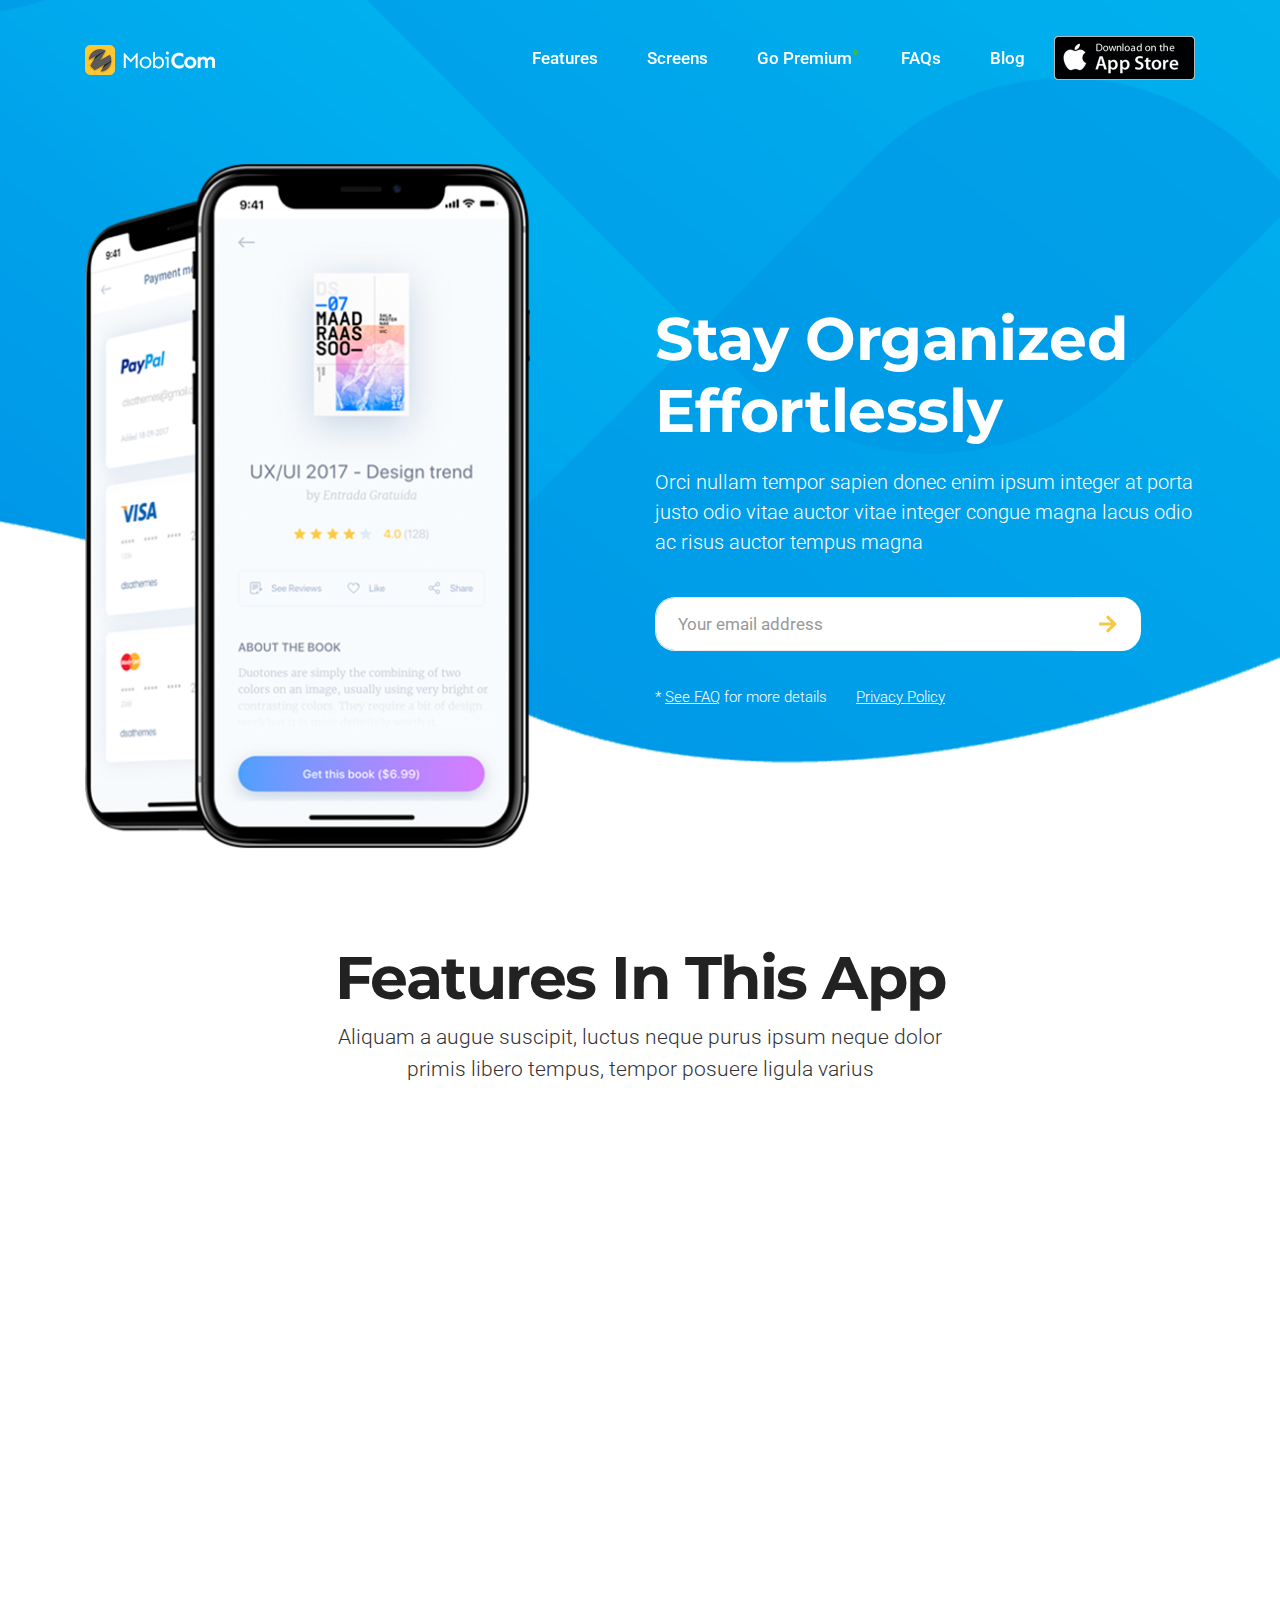
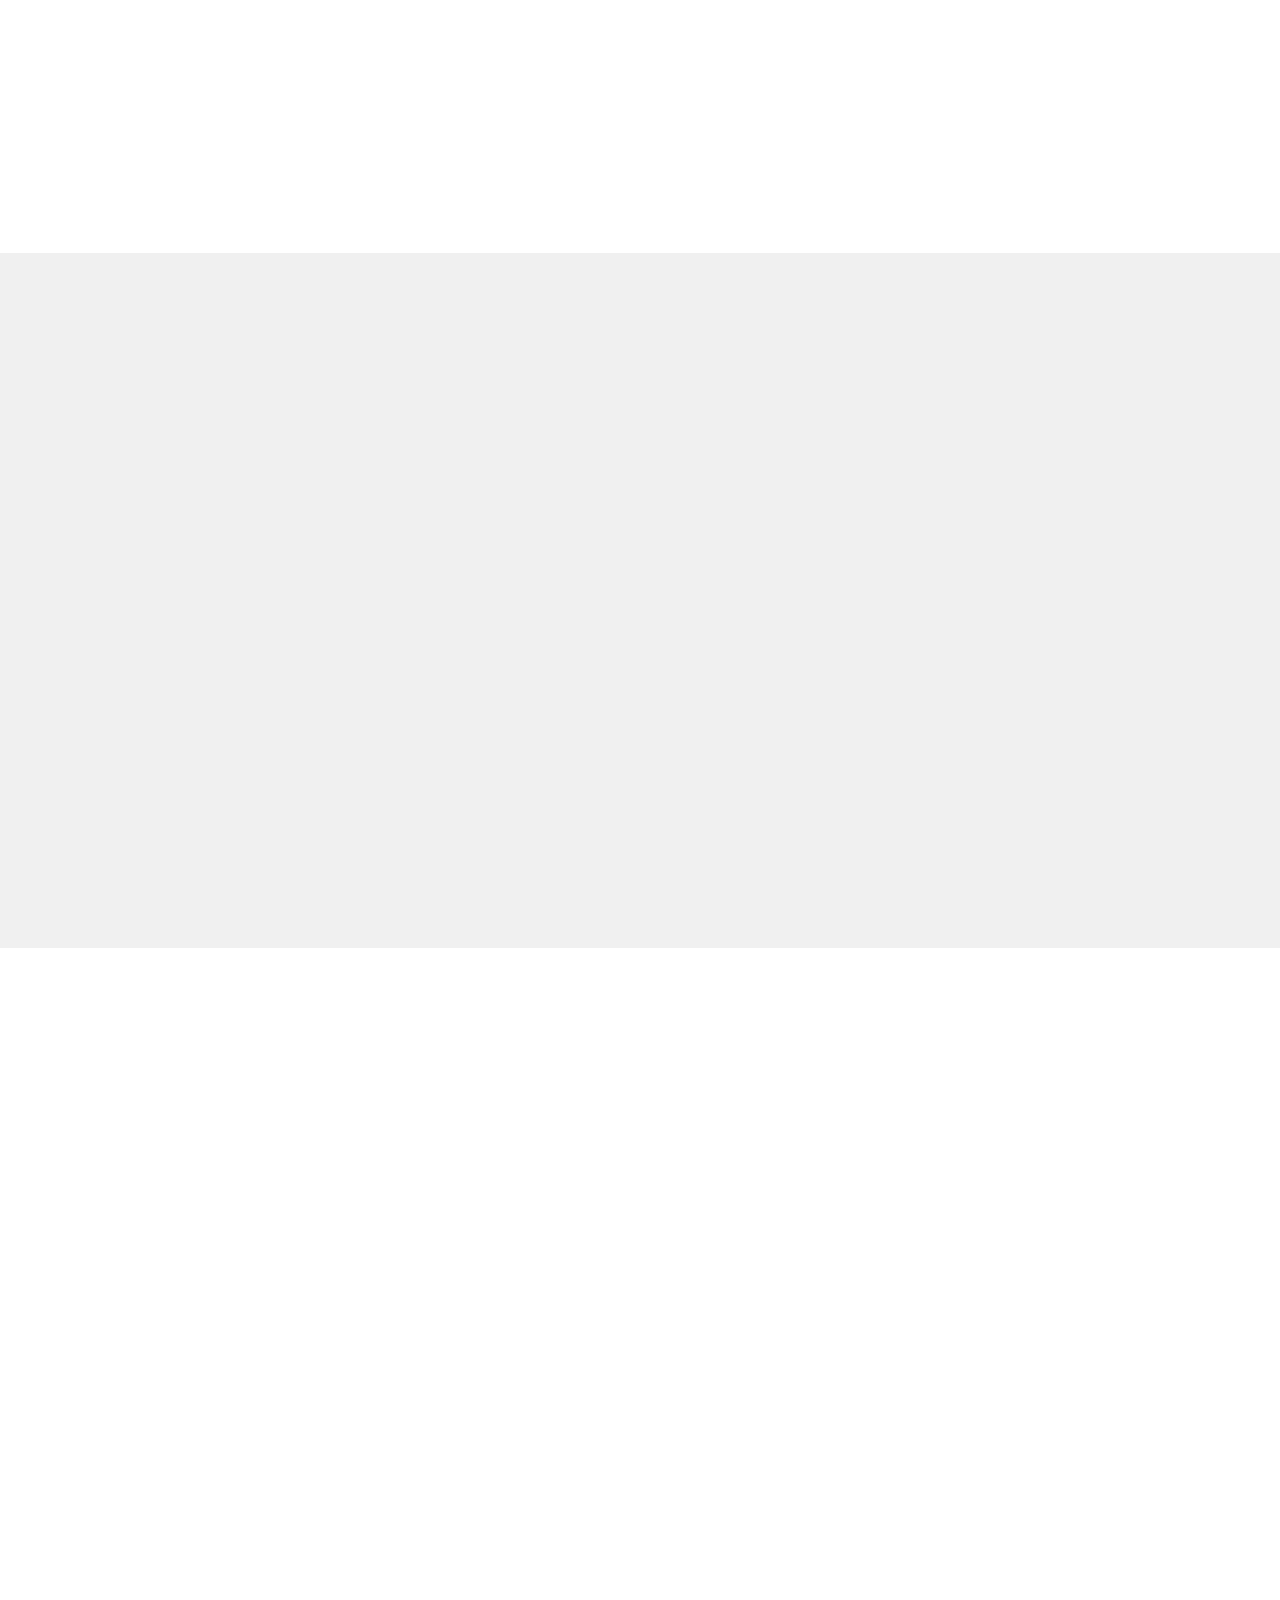
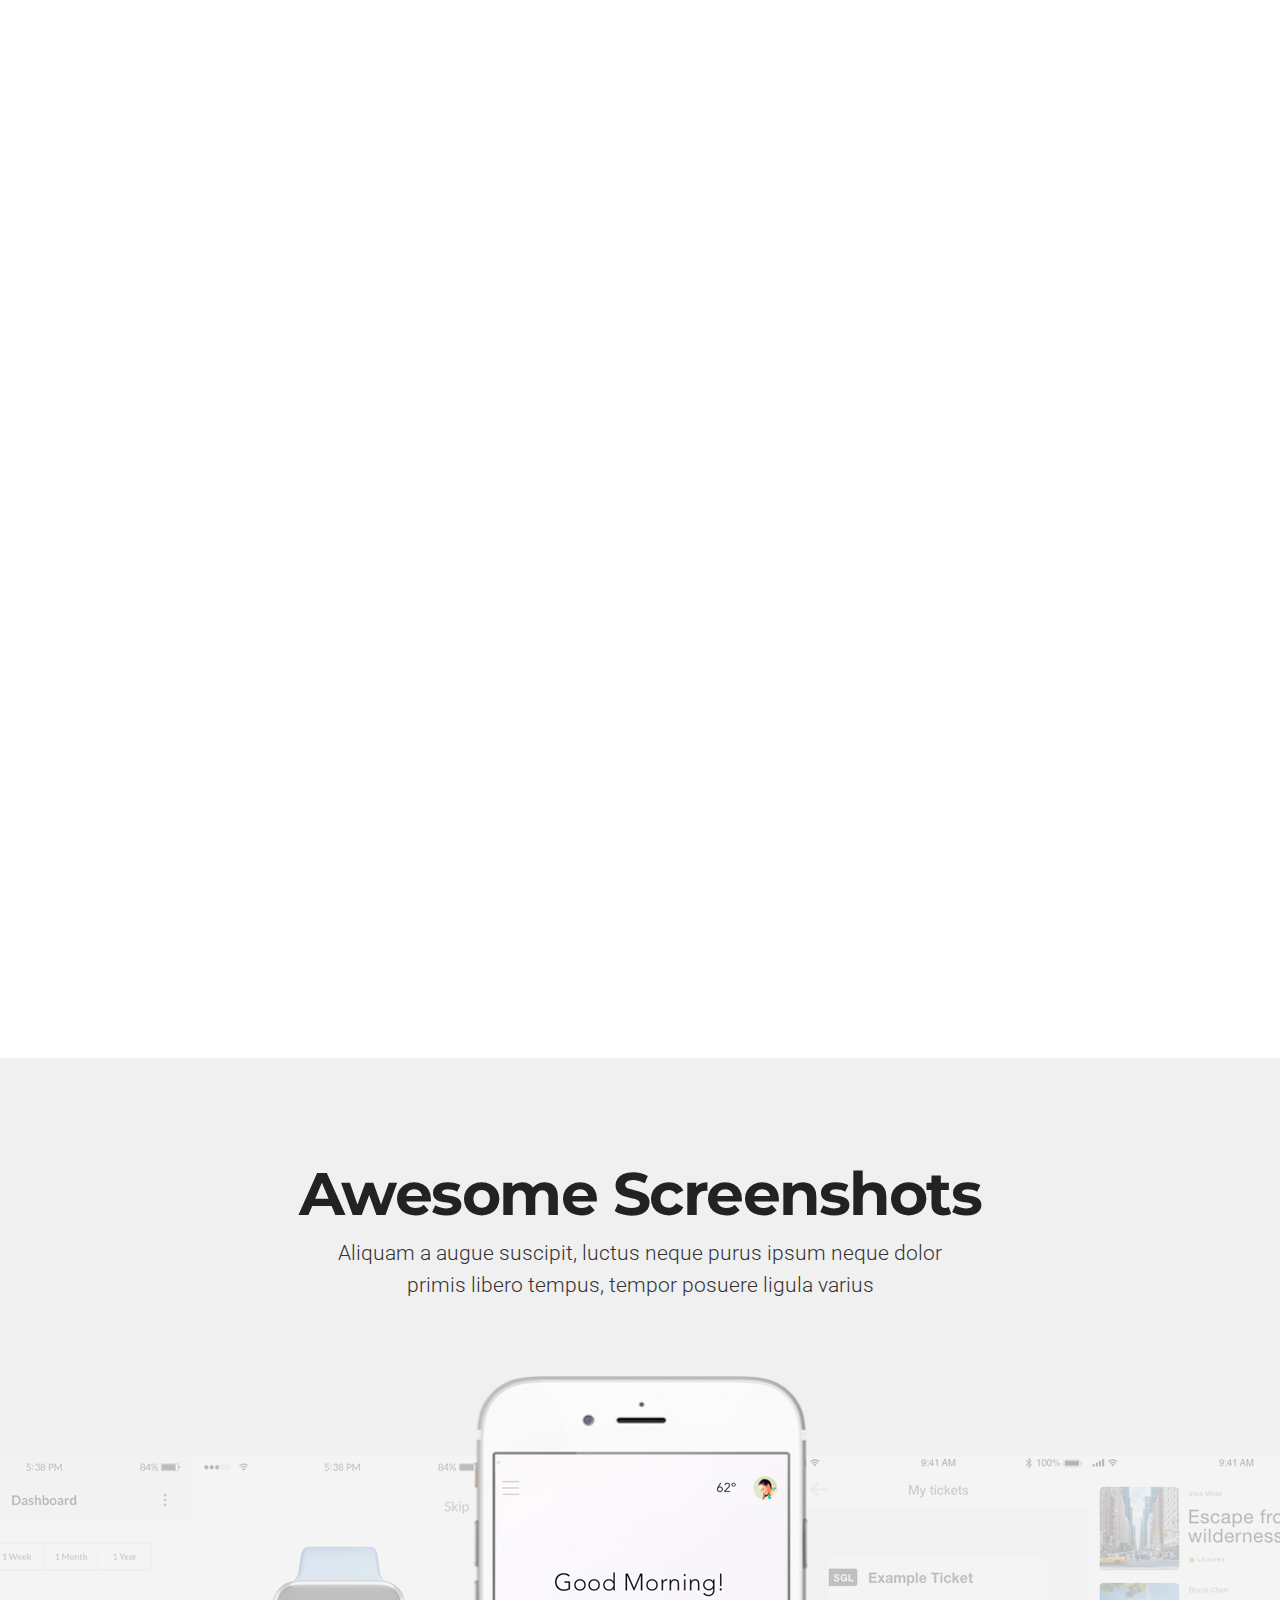
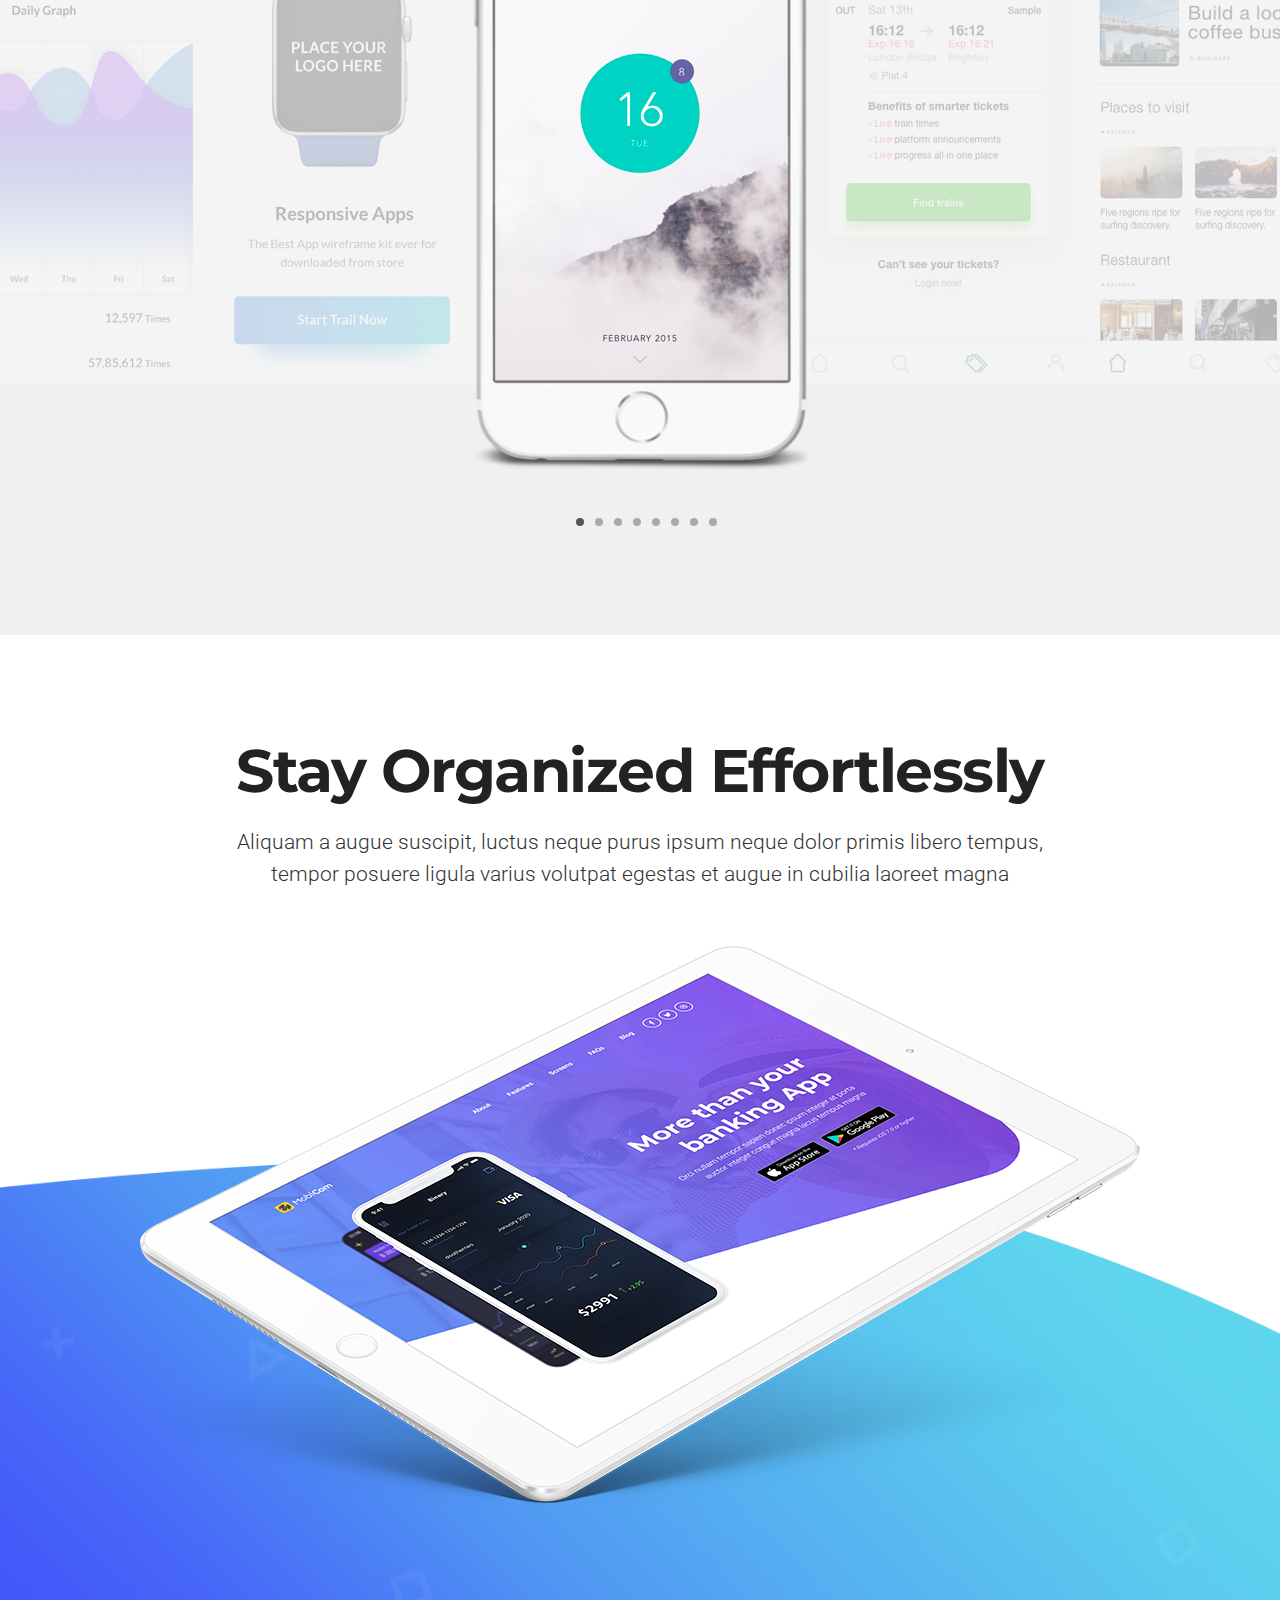
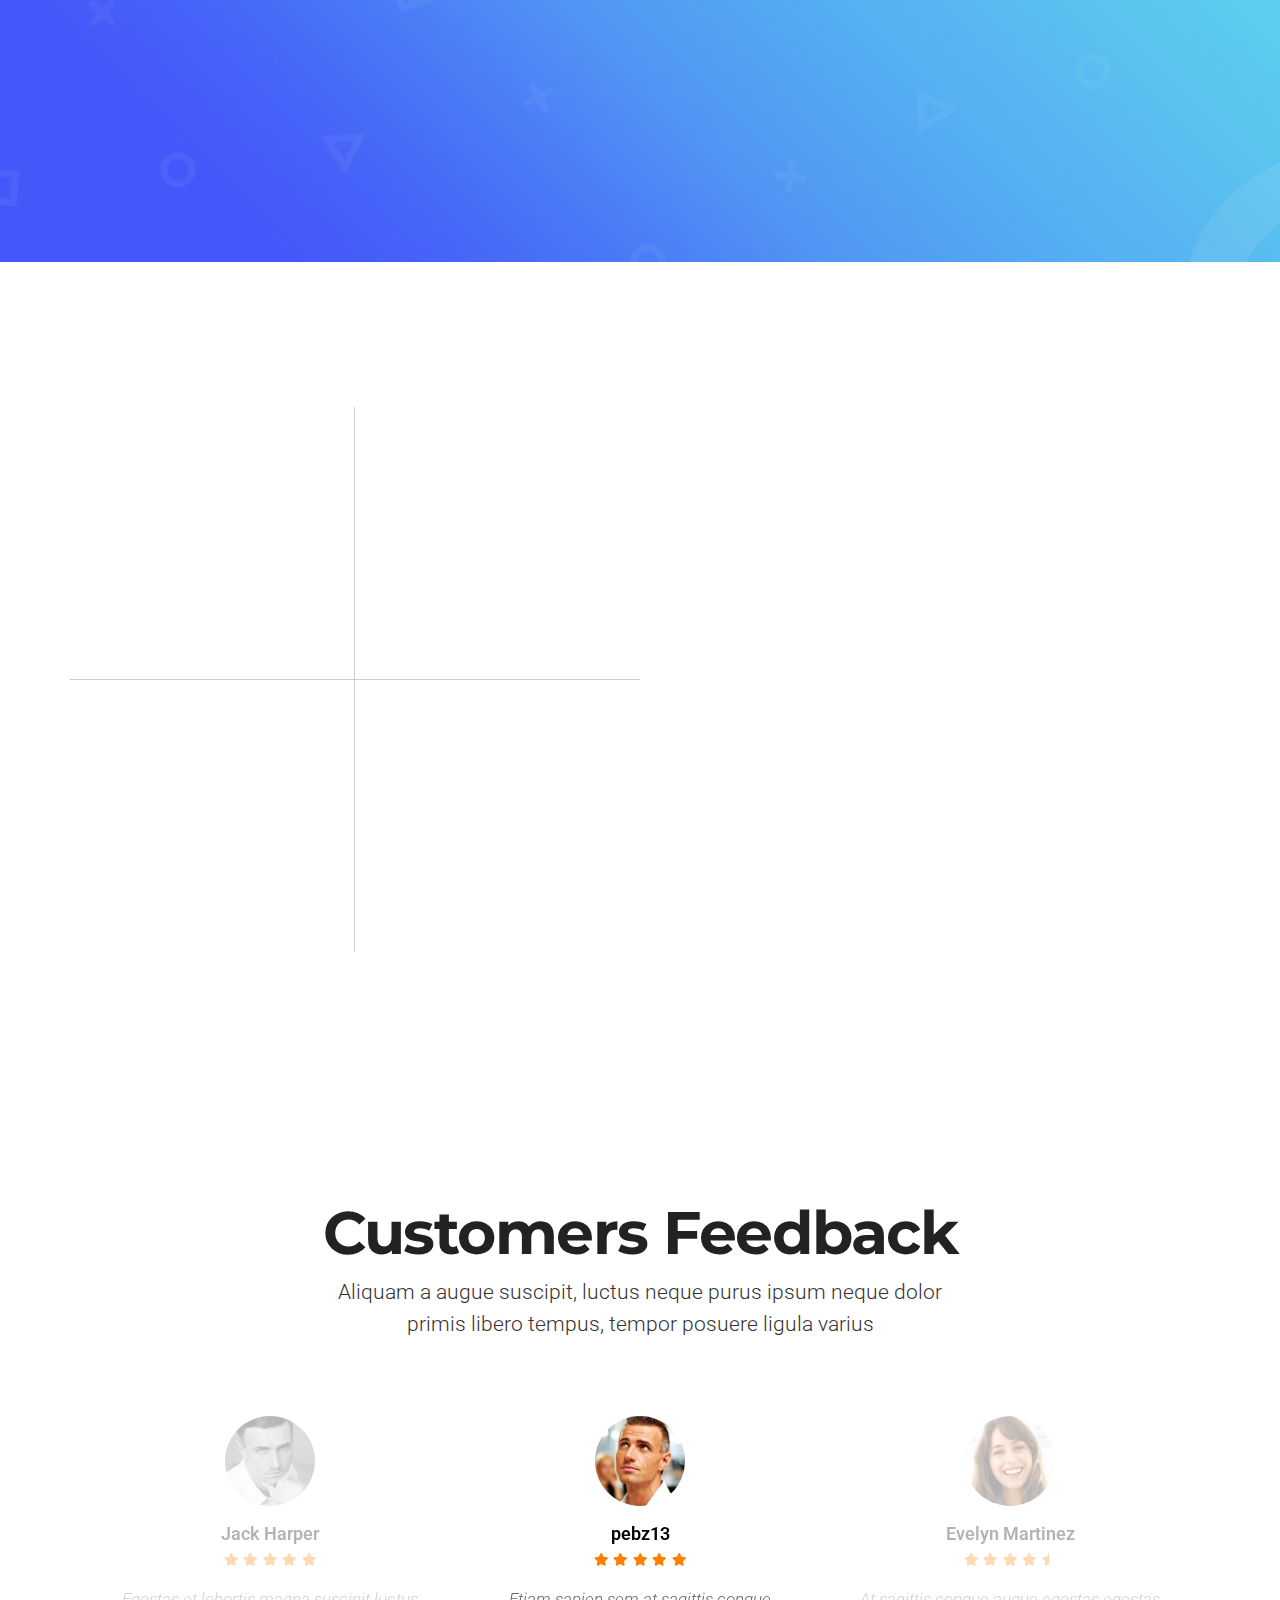
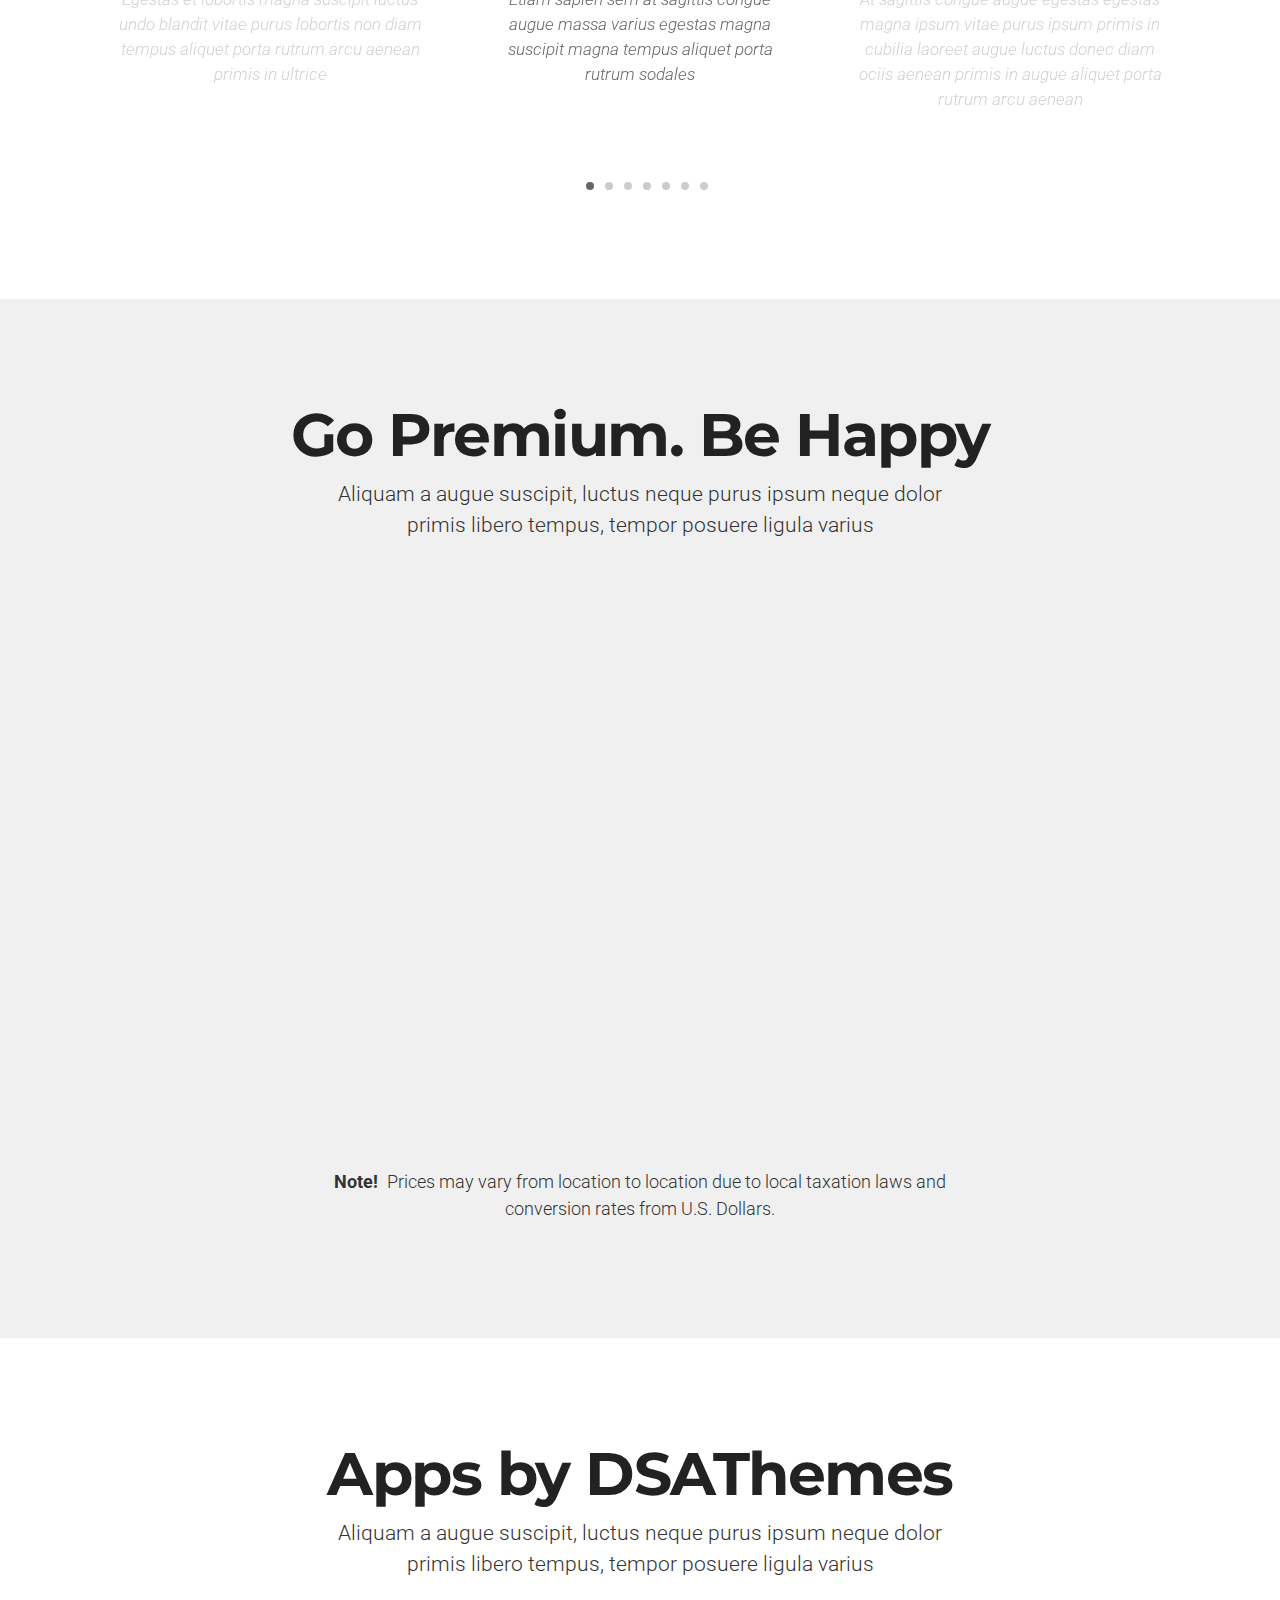
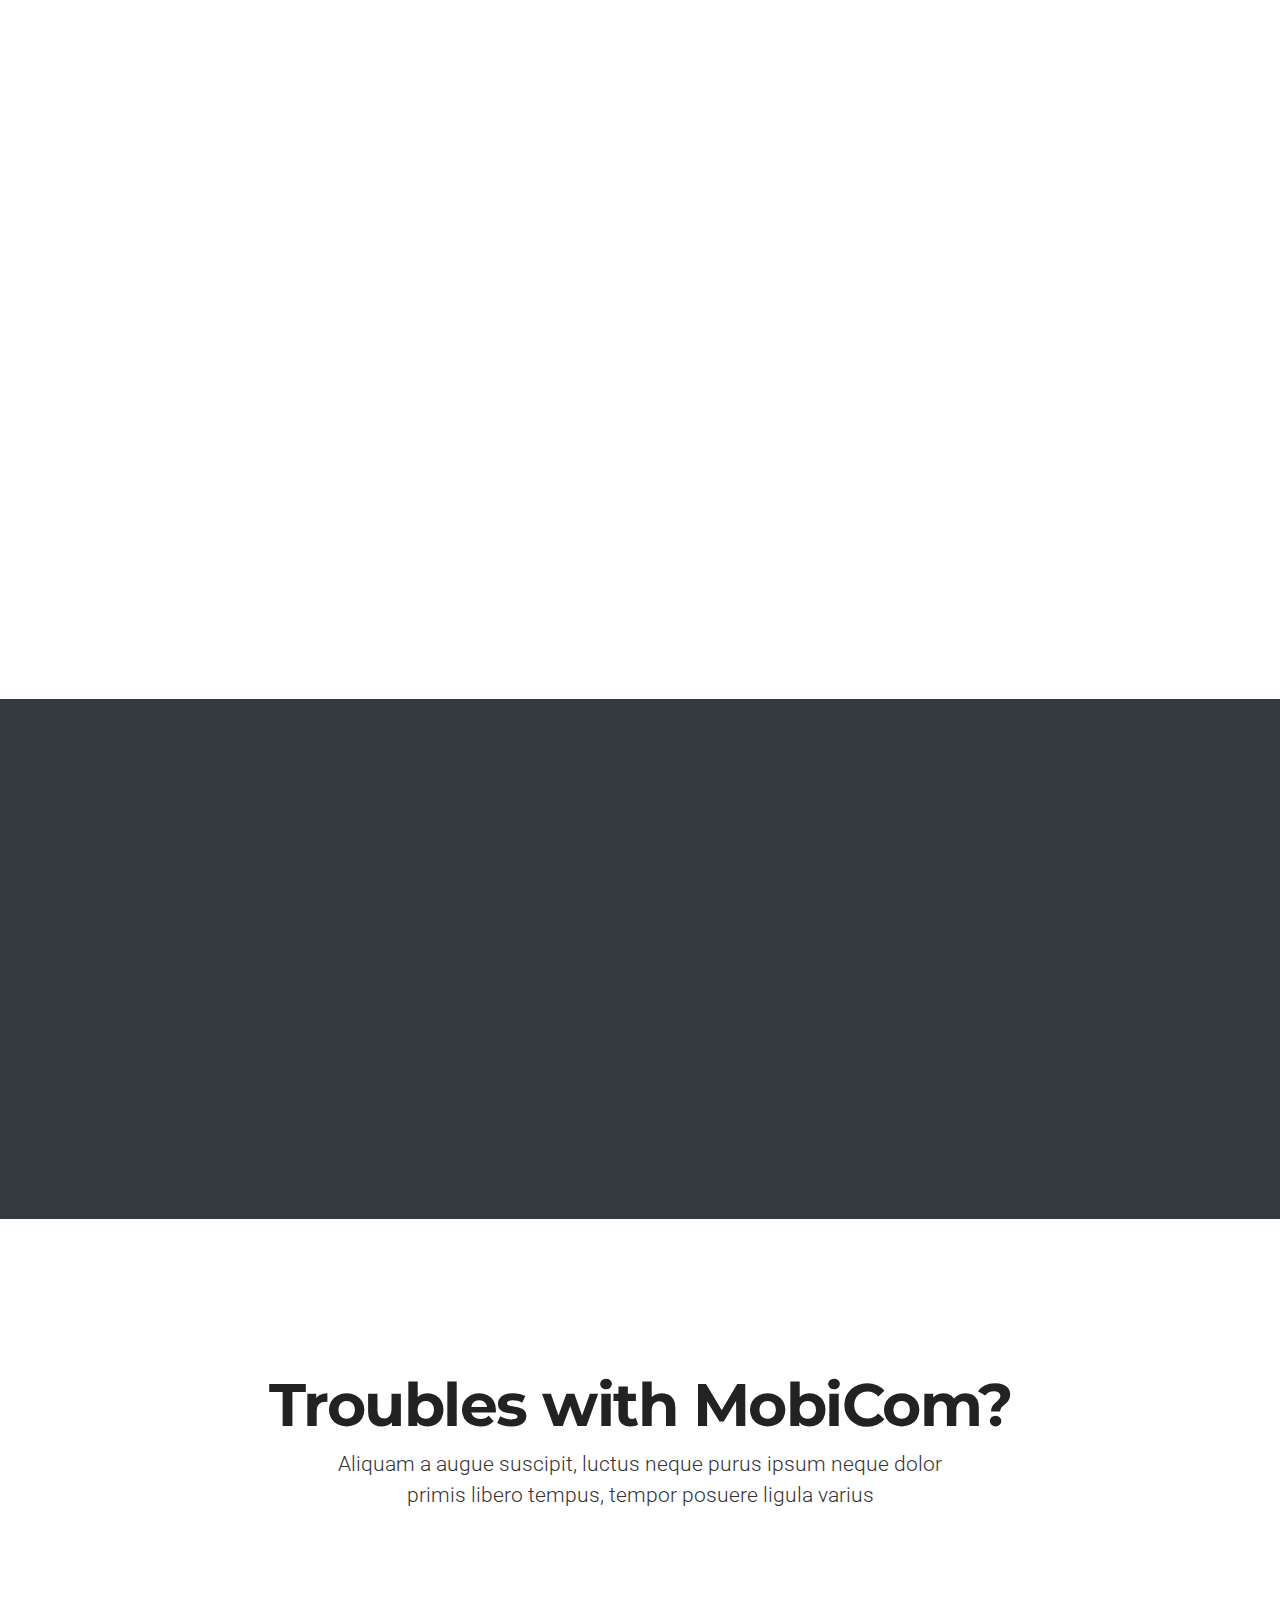
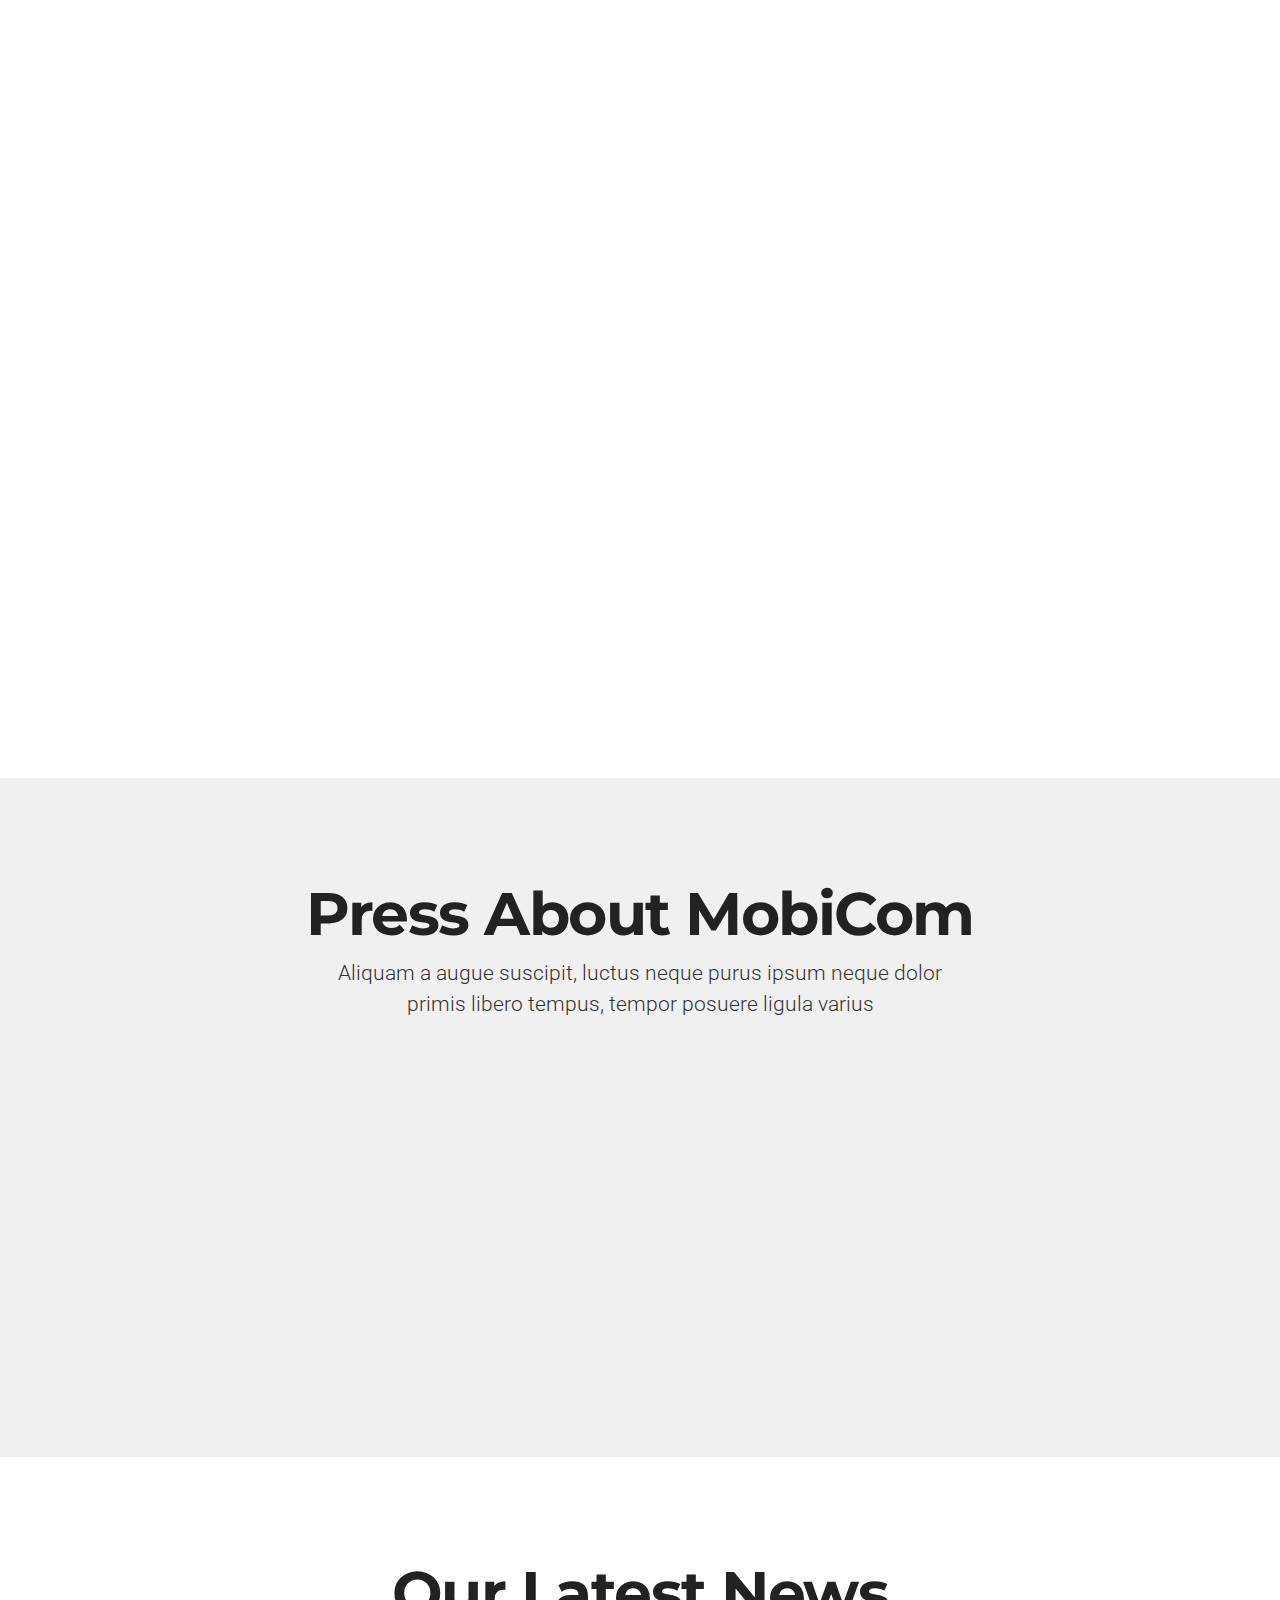
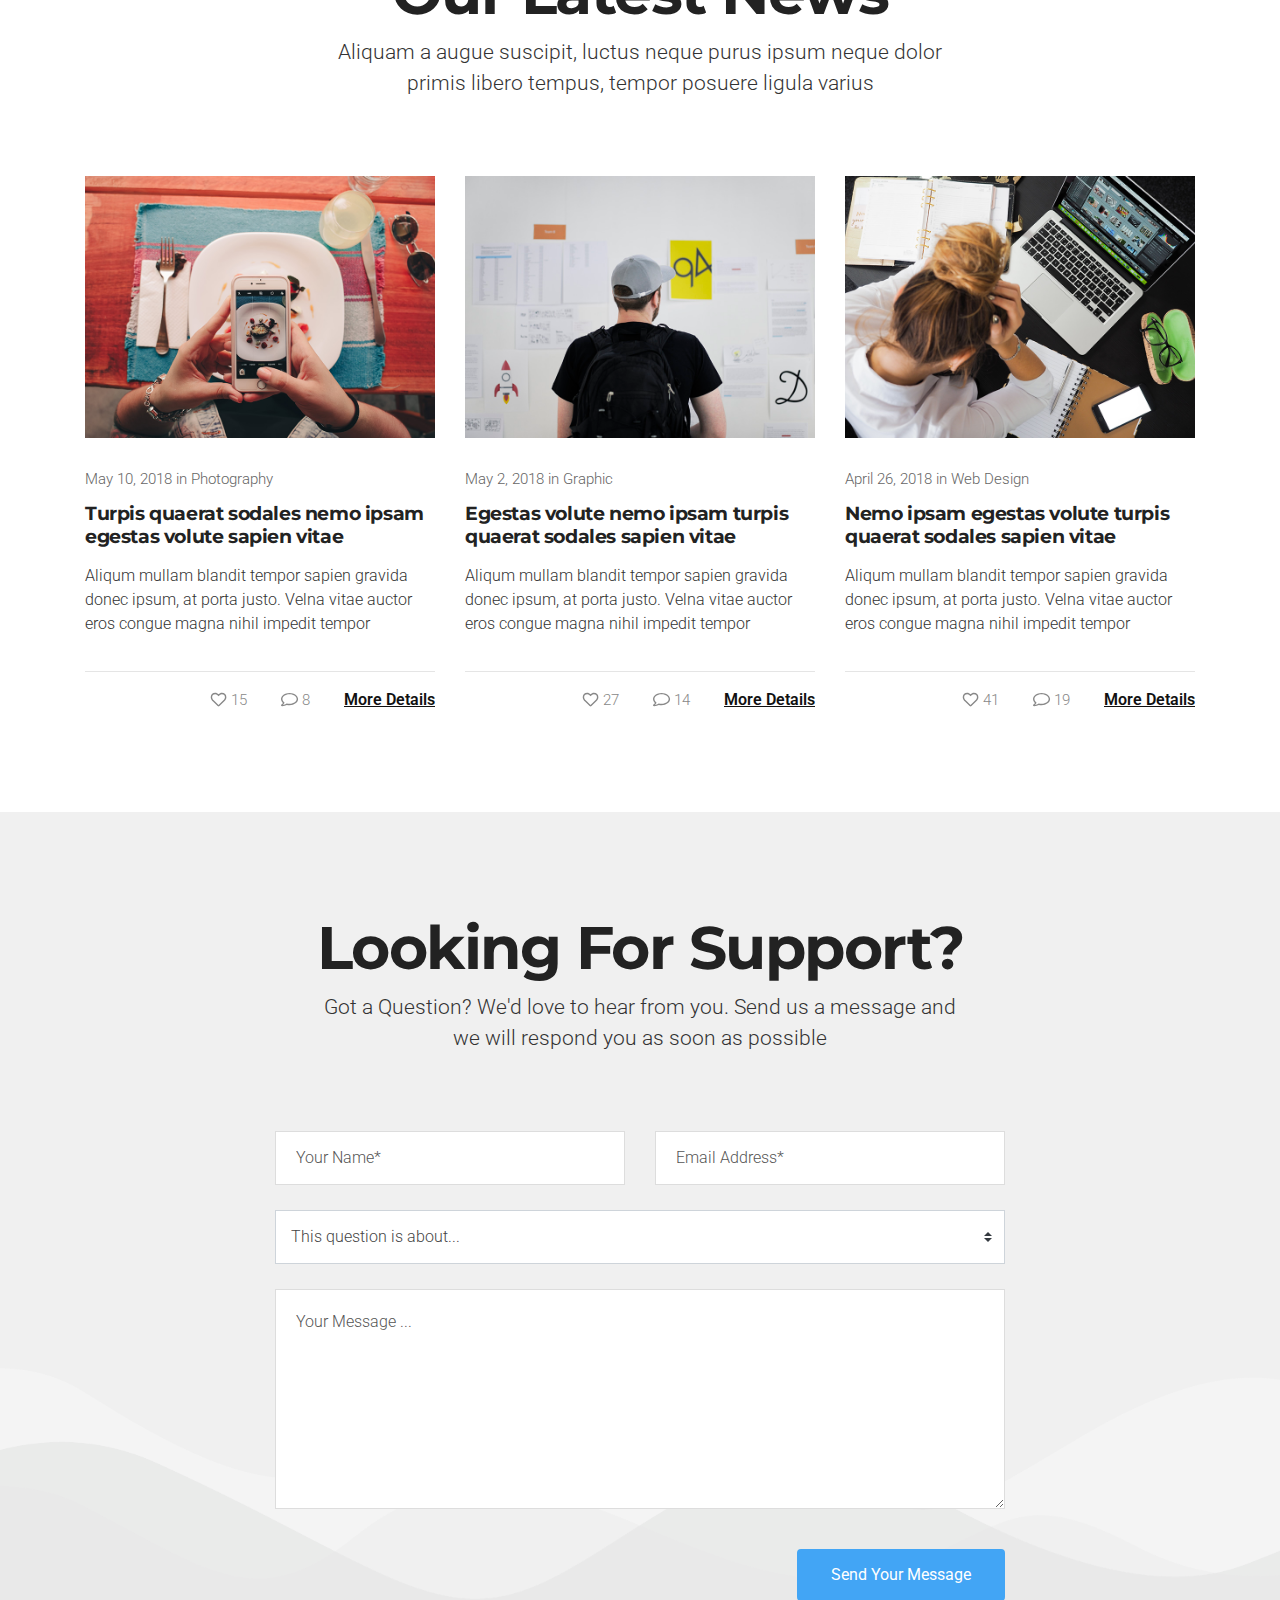
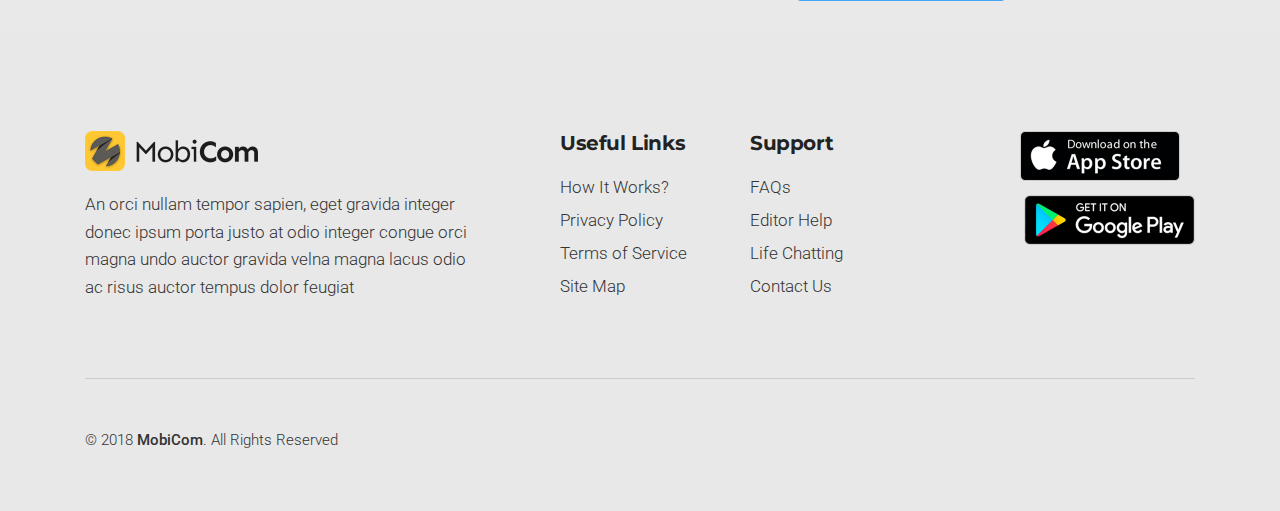
<file: demo-2.html>
<!DOCTYPE html>
<!-- MobiCom - Mobile App Landing Page Template design by DSAThemes (http://www.dsathemes.com) -->
<!--[if lt IE 7 ]><html class="ie ie6" lang="en"> <![endif]-->
<!--[if IE 7 ]><html class="ie ie7" lang="en"> <![endif]-->
<!--[if IE 8 ]><html class="ie ie8" lang="en"> <![endif]-->
<!--[if (gte IE 9)|!(IE)]><!-->
<html lang="en">



	
<!-- Mirrored from dsathemes.com/html/mobicom/files/demo-2.html by HTTrack Website Copier/3.x [XR&CO'2014], Sat, 28 Sep 2019 23:57:31 GMT -->
<head>



		<meta charset="utf-8">
		<meta http-equiv="X-UA-Compatible" content="IE=edge"/>
		<meta name="author" content="DSAThemes"/>	
		<meta name="description" content="MobiCom - Mobile App Landing Page Template"/>
		<meta name="keywords" content="Responsive, HTML5 template, DSAThemes, Mobile, Application, One Page, Landing, Mobile App">	
		<meta name="viewport" content="width=device-width, initial-scale=1.0"/>
				
  		<!-- SITE TITLE -->
		<title>MobiCom - Mobile App Landing Page Template</title>
							
		<!-- FAVICON AND TOUCH ICONS  -->
		<link rel="shortcut icon" href="images/favicon.ico" type="image/x-icon">
		<link rel="icon" href="images/favicon.ico" type="image/x-icon">
		<link rel="apple-touch-icon" sizes="152x152" href="images/apple-touch-icon-152x152.png">
		<link rel="apple-touch-icon" sizes="120x120" href="images/apple-touch-icon-120x120.png">
		<link rel="apple-touch-icon" sizes="76x76" href="images/apple-touch-icon-76x76.png">
		<link rel="apple-touch-icon" href="images/apple-touch-icon.png">

		<!-- GOOGLE FONTS -->
		<link href="https://fonts.googleapis.com/css?family=Roboto:300,400,500,700,900" rel="stylesheet"> 		
		<link href="https://fonts.googleapis.com/css?family=Montserrat:300,400,500,600,700" rel="stylesheet"> 

		<!-- BOOTSTRAP CSS -->
		<link href="css/bootstrap.min.css" rel="stylesheet">
				
		<!-- FONT ICONS -->
		<link href="css/fa-svg-with-js.css" rel="stylesheet">	
		<link href="css/pe-icon-7-stroke.css" rel="stylesheet">

		<!-- PLUGINS STYLESHEET -->
		<link href="css/magnific-popup.css" rel="stylesheet">
		<link href="css/slick.css" rel="stylesheet">
		<link href="css/slick-theme.css" rel="stylesheet">

		<!-- On Scroll Animations -->
		<link href="css/animate.css" rel="stylesheet">
				
		<!-- TEMPLATE CSS -->
		<link href="css/style.css" rel="stylesheet"> 	

		<!-- RESPONSIVE CSS -->
		<link href="css/responsive.css" rel="stylesheet"> 

		

	</head>



	<body>




		<!-- PRELOADER
		============================================= -->		
		<div id="loader-wrapper">
			<div id="loader">
				<ul class="cssload-flex-container">
					<li><span class="cssload-loading"></span></li>
				</ul>
			</div>
		</div>




		<!-- PAGE CONTENT
		============================================= -->	
		<div id="page" class="page">




			<!-- HEADER
			============================================= -->
			<header id="header" class="header">
				<nav class="navbar fixed-top navbar-expand-lg navbar-dark bg-tra">
					<div class="container">


						<!-- LOGO IMAGE -->
						<!-- For Retina Ready displays take a image with double the amount of pixels that your image will be displayed (e.g 260 x 60 pixels) -->
				 		<a href="#hero-2" class="navbar-brand logo-white"><img src="images/logo-white.png" width="130" height="30" alt="header-logo"></a>
				 		<a href="#hero-2" class="navbar-brand logo-black"><img src="images/logo.png" width="130" height="30" alt="header-logo"></a>


				 		<!-- Responsive Menu Button -->
				 		<button class="navbar-toggler" type="button" data-toggle="collapse" data-target="#navbarSupportedContent" aria-controls="navbarSupportedContent" aria-expanded="false" aria-label="Toggle navigation">
				   		 	<span class="navbar-toggler-icon"></span>
				  		</button>


				  		<!-- Navigation Menu -->
				  		<div id="navbarSupportedContent" class="collapse navbar-collapse">
					   		<ul class="navbar-nav ml-auto">
					     		
					     		<!-- Dropdown Link >
					      		<li class="nav-item dropdown">
							        <a class="nav-link dropdown-toggle" href="#" id="navbarDropdown" role="button" data-toggle="dropdown" aria-haspopup="true" aria-expanded="false">
							          About
							        </a>
							        <div class="dropdown-menu" aria-labelledby="navbarDropdown">
							        	<a class="dropdown-item" href="#">Why MobiCom</a>
							         	<a class="dropdown-item" href="#">How It Works</a>
							          	<div class="dropdown-divider"></div>
							         	<a class="dropdown-item" href="#">Watch Video</a>
							        </div>
							    </li>-->

					      		<li class="nav-item nl-simple"><a class="nav-link" href="#features-3">Features</a></li>
					      		<li class="nav-item nl-simple"><a class="nav-link" href="#screens-1">Screens</a></li>
					      		<li class="nav-item nl-simple"><a class="nav-link pre-link" href="#pricing-1">Go Premium<span></span></a></li>
					      		<li class="nav-item nl-simple"><a class="nav-link" href="#faqs-1">FAQs</a></li>
					      		<li class="nav-item nl-simple"><a class="nav-link" href="#blog-1">Blog</a></li>

								<!-- AppStore Badge -->
								<li class="nav-item">
									<a href="#" class="header-store">
										<img class="appstore-button" src="images/store_badges/header-appstore.png" width="141" height="44" alt="appstore-logo">
									</a>
								</li>  
															
								<!-- Google Play Badge 
								<li class="nav-item">
									<a href="#" class="header-store">
										<img class="googleplay-button" src="images/store_badges/header-googleplay.png" width="151" height="44" alt="googleplay-logo">
									</a>
								</li>  -->

					      	</ul>
					    </div>	<!-- End Navigation Menu -->


					</div>	  <!-- End container -->
				</nav>	   <!-- End navbar  -->
			</header>	<!-- END HEADER -->




			<!-- HERO-2
			============================================= -->	
			<section id="hero-2" class="bg-fixed hero-section division">
				<div class="container">	
					<div class="row d-flex align-items-center">


						<!-- HERO IMAGE -->
						<div class="col-md-5 col-lg-5 animated" data-animation="fadeInLeft" data-animation-delay="400">
							<div class="hero-img">				
								<img class="img-fluid" src="images/hero-2-img.png" alt="hero-image">
							</div>
						</div>


						<!-- HERO TEXT -->
						<div class="col-md-7 col-lg-6 offset-lg-1">
							<div class="hero-txt white-color">	


								<!-- Title -->
								<h2 class="h2-lg animated" data-animation="fadeInUp" data-animation-delay="300">
								   Stay Organized Effortlessly
								</h2>

								<!-- Text -->
								<p class="p-lg animated" data-animation="fadeInUp" data-animation-delay="400">
								   Orci nullam tempor sapien donec enim ipsum integer at porta justo odio vitae auctor
								   vitae integer congue magna lacus odio ac risus auctor tempus magna
								</p>

								<!-- HERO NEWSLETTER FORM -->
								<form class="newsletter-form animated" data-animation="fadeInUp" data-animation-delay="500">
											
									<div class="input-group">
										<input type="email" class="form-control" placeholder="Your email address" required id="s-email">								
										<span class="input-group-btn">
											<button type="submit" class="btn"><i class="fas fa-arrow-right"></i></button>
										</span>										
									</div>

									<!-- Newsletter Form Notification -->	
									<label for="s-email" class="form-notification"></label>
												
								</form>

								<!-- HERO LINKS -->
								<div class="hero-links animated" data-animation="fadeInUp" data-animation-delay="600">
									<span>* <a href="#">See FAQ</a> for more details</span>
									<span><a href="#">Privacy Policy</a></span>	
								</div>
								

							</div>
						</div>	<!-- END HERO TEXT -->


					</div>	  <!-- End row -->
				</div>	   <!-- End container -->
			</section>	<!-- END HERO-2 -->	




			<!-- FEATURES-3
			============================================= -->
			<section id="features-3" class="p-top-30 p-bottom-70 featuress-section division">
				<div class="container">


					<!-- SECTION TITLE 	-->
					<div class="row">	
						<div class="col-md-10 offset-md-1 section-title">	

							<!-- Title 	-->	
							<h2 class="h2-lg">Features In This App</h2>	

							<!-- Text -->
							<p>Aliquam a augue suscipit, luctus neque purus ipsum neque dolor primis libero tempus, 
							   tempor posuere ligula varius
							</p>
								
						</div>		
					</div> 	<!-- END SECTION TITLE -->


			 		<div class="row">


			 			<!-- FEATURE BOX #1 -->
						<div class="col-md-6 col-lg-3 animated" data-animation="fadeInUp" data-animation-delay="300">
							<div class="fbox-3 box-icon-lg skyblue-hover">
								<div class="box-line"></div>
								
								<!-- Icon -->
								<span class="pe-7s-piggy"></span>
									
								<!-- Title -->
								<h5 class="h5-md">Free Trial</h5>

								<!-- Text -->
								<p class="grey-color">Ligula risus auctor tempus dolor lacinia</p>																													
							</div>							
						</div>	


			 			<!-- FEATURE BOX #2 -->
						<div class="col-md-6 col-lg-3 animated" data-animation="fadeInUp" data-animation-delay="400">
							<div class="fbox-3 box-icon-lg skyblue-hover">
								<div class="box-line"></div>
								
								<!-- Icon -->
								<span class="pe-7s-vector"></span>
									
								<!-- Title -->
								<h5 class="h5-md">Unique Design</h5>	

								<!-- Text -->
								<p class="grey-color">Dolor feugiat felis lacinia risus an auctor porta</p>

							</div>							
						</div>
							
							
						<!-- FEATURE BOX #3 -->
						<div class="col-md-6 col-lg-3 animated" data-animation="fadeInUp" data-animation-delay="500">
							<div class="fbox-3 box-icon-lg skyblue-hover">
								<div class="box-line"></div>
								
								<!-- Icon -->
								<span class="pe-7s-target"></span>
									
								<!-- Title -->
								<h5 class="h5-md">Cross-Platform</h5>
									
								<!-- Text -->
								<p class="grey-color">Ligula auctor tempus unt dolor feugiat felis</p>												
														
							</div>							
						</div>
								
								
						<!-- FEATURE BOX #4 -->
						<div class="col-md-6 col-lg-3 animated" data-animation="fadeInUp" data-animation-delay="600">
							<div class="fbox-3 box-icon-lg skyblue-hover">
								<div class="box-line"></div>
								
								<!-- Icon -->
								<span class="pe-7s-edit"></span>
									
								<!-- Title -->
								<h5 class="h5-md">User Friendly</h5>	

								<!-- Text -->
								<p class="grey-color">Ultrice ligula risus auctor tempus dolor lacinia</p>														
							
							</div>							
						</div>	


						<!-- FEATURE BOX #5 -->
						<div class="col-md-6 col-lg-3 animated" data-animation="fadeInUp" data-animation-delay="700">
							<div class="fbox-3 box-icon-lg skyblue-hover">
								<div class="box-line"></div>
								
								<!-- Icon -->
								<span class="pe-7s-mail-open-file"></span>
									
								<!-- Title -->
								<h5 class="h5-md">Mailer Engine</h5>

								<!-- Text -->
								<p class="grey-color">Feugiat primis in lacinia risus an auctor</p>

							</div>							
						</div>


						<!-- FEATURE BOX #6 -->
						<div class="col-md-6 col-lg-3 animated" data-animation="fadeInUp" data-animation-delay="800">
							<div class="fbox-3 box-icon-lg skyblue-hover">
								<div class="box-line"></div>
								
								<!-- Icon -->
								<span class="pe-7s-bell"></span>
									
								<!-- Title -->
								<h5 class="h5-md">Notifications</h5>

								<!-- Text -->
								<p class="grey-color">Semper lacus cursus porta primis ultrice</p>																												
							</div>							
						</div>	
							
							
						<!-- FEATURE BOX #7 -->
						<div class="col-md-6 col-lg-3 animated" data-animation="fadeInUp" data-animation-delay="900">
							<div class="fbox-3 box-icon-lg skyblue-hover">
								<div class="box-line"></div>
								
								<!-- Icon -->
								<span class="pe-7s-refresh-2"></span>
									
								<!-- Title -->
								<h5 class="h5-md">Free Updates</h5>
									
								<!-- Text -->
								<p class="grey-color">Cursus porta in ultrice risus auctor porta</p>														
														
							</div>							
						</div>
								
								
						<!-- FEATURE BOX #8 -->
						<div class="col-md-6 col-lg-3 animated" data-animation="fadeInUp" data-animation-delay="1000">
							<div class="fbox-3 box-icon-lg skyblue-hover">
								<div class="box-line"></div>
								
								<!-- Icon -->
								<span class="pe-7s-help2"></span>
									
								<!-- Title -->
								<h5 class="h5-md">Fast Support</h5>

								<!-- Text -->
								<p class="grey-color">Risus auctor dolor feugiat felis an auctor</p>																													
							</div>							
						</div>	


			 		</div>	   <!-- End row -->		
			 	</div>	   <!-- End container -->		
			</section>	<!-- END FEATURES-3 -->




			<!-- CONTENT-5
			============================================= -->
			<section id="content-5" class="p-bottom-80 content-section">
				<div class="bg-scroll p-top-100 bg-inner bg-lightgrey division">
					<div class="container">
						<div class="row d-flex align-items-center">

									
							<!-- CONTENT TXT -->	
							<div class="col-md-6">
								<div class="content-txt ind-45">

									
									<!-- Title -->
									<h2 class="h2-xs animated" data-animation="fadeInRight" data-animation-delay="300">
									   Available on all your devices
									</h2>
								
									<!-- Text -->
									<p class="animated" data-animation="fadeInRight" data-animation-delay="400">
									   An orci nullam tempor sapien, eget gravida integer donec ipsum porta justo at odio integer
									   congue magna undo auctor gravida velna magna orci lacus odio ac risus auctor faucibus orci
									   ligula massa luctus et ultrices posuere cubilia
									</p>

									<!-- APP DEVICES -->	
									<div class="app-devices clearfix animated" data-animation="fadeInRight" data-animation-delay="500">	
									
										<!-- Icons -->
										<i class="fas fa-tablet-alt f-tablet"></i>
										<i class="fas fa-mobile-alt f-phone"></i>

										<!-- Text -->	
										<div class="app-devices-desc">
											<p class="p-small">Available on iPhone, iPad and all Android devices from 5.5</p>
										</div>	

									</div>


								</div>	
							</div>	<!-- END CONTENT TXT -->	


							<!-- CONTENT IMAGE -->
							<div class="col-md-6 animated" data-animation="fadeInLeft" data-animation-delay="500">
								<div class="content-5-img ind-15">
									<img class="img-fluid" src="images/image-03.png" alt="content-image">
								</div>
							</div>


						</div>	  <!-- End row -->
					</div>	   <!-- End container -->
				</div>		<!-- End Inner Background -->	
			</section>	<!-- END CONTENT-5 -->




			<!-- CONTENT-4
			============================================= -->
			<section id="content-4" class="bg-scroll wide-40 content-section division">
				<div class="container">
			 		<div class="row d-flex align-items-center">


					 	<!-- CONTENT IMAGE -->
						<div class="col-md-6 animated" data-animation="fadeInRight" data-animation-delay="500">
							<div class="content-img">
								<img class="img-fluid" src="images/image-06.png" alt="content-image" />
					 		</div>
						</div>


						<!-- CONTENT TEXT -->
					 	<div class="col-md-6">
					 		<div class="content-txt ind-45">

					 					
					 			<!-- Title -->	
								<h2 class="h2-xs animated" data-animation="fadeInLeft" data-animation-delay="300">
								   Boost your productivity
								</h2>

								<!-- Text -->	
								<p class="animated" data-animation="fadeInLeft" data-animation-delay="400">
								   An enim nullam tempor sapien gravida donec enim ipsum porta justo integer at odio velna
								   vitae auctor integer congue magna at pretium purus pretium ligula rutrum luctus risus 
								</p> 
		
								<!-- Title -->	
								<h5 class="h5-md animated" data-animation="fadeInLeft" data-animation-delay="500">
								   Feature Integration
								</h5>
												
								<!-- Text -->	
								<p class="animated" data-animation="fadeInLeft" data-animation-delay="600">
								   An nullam tempor sapien, eget gravida donec enim ipsum porta justo integer at odio velna
								   vitae auctor integer congue
								</p>

								<!-- Title -->	
								<h5 class="h5-md animated" data-animation="fadeInLeft" data-animation-delay="700">
								   Multiple Discussions
								</h5>
												
								<!-- Text -->	
								<p class="animated" data-animation="fadeInLeft" data-animation-delay="800">
								   Justo integer at odio velna vitae auctor integer congue magna undo impedit. Gravida magna
								   lacus odio ac risus
								</p>


					 		</div>
					 	</div>	<!-- END CONTENT TEXT -->


			 		</div>	   <!-- End row -->		
			 	</div>	   <!-- End container -->		
			</section>	<!-- END CONTENT-4 -->




			<!-- VIDEO-2
			============================================= -->
			<section id="video-2" class="wide-60 video-section division">
				<div class="container">
			 		<div class="row d-flex align-items-center">


			 			<!-- VIDEO TEXT -->
			 			<div class="col-md-6">
			 				<div class="video-txt m-bottom-40 ind-45">

			 					
			 					<!-- Title -->	
				 				<h2 class="h2-xs animated" data-animation="fadeInRight" data-animation-delay="300">
				 				   Video tutorials are available
				 				</h2>

								<!-- Text -->	
								<p class="animated" data-animation="fadeInRight" data-animation-delay="400">
								   Gravida donec integer ipsum porta justo at odio velna auctor integer magna at risus auctor purus
								   rutrum primis ultrice ligula luctus impedit magna dolor vitae risus auctor purus
								</p> 

								<!-- QUOTE -->
								<div class="quote animated" data-animation="fadeInRight" data-animation-delay="500">
								
									<!-- Quote Text -->
									<p>"Lorem ipsum dolor sit amet, consectetuer adipiscing elit. Aenean magna ligula eget dolor suscipit egestas 
									   viverra dolor iaculis luctus magna suscipit egestas "									   
									</p>																						
												
									<!-- Quote Avatar -->
									<div class="quote-avatar">
										<img src="images/quote-avatar.jpg" alt="quote-avatar">
									</div>
												
									<!-- Quote Author -->
									<div class="quote-author">
										<h5 class="h5-xs">Leslie Serpas</h5>
										<span class="grey-color">Designer of MobiCom</span>
									</div>	
								
								</div>


			 				</div>
			 			</div>	<!-- END CONTENT TEXT -->


			 			<!-- VIDEO IMAGE -->
			 			<div class="col-md-6 animated" data-animation="fadeInLeft" data-animation-delay="500">
			 				<div class="video-preview m-bottom-40">
			 					

			 					<!-- Change the link HERE!!! -->
								<a class="video-popup" href="https://www.youtube.com/watch?v=kuceVNBTJio">
										
									<!-- Play Icon -->
									<div class="video-block-wrapper"><div class="play-icon-green"></div></div>
											
									<!-- Preview Image -->
									<img class="img-fluid" src="images/video-2-img.png" alt="video-preview">

								</a>


			 				</div>
			 			</div>	<!-- END VIDEO IMAGE -->


			 		</div>	   <!-- End row -->		
			 	</div>	   <!-- End container -->		
			</section>	<!-- END VIDEO-2 -->




			<!-- SCREENSHOTS-1
			============================================= -->
			<section id="screens-1" class="bg-scroll bg-lightgrey screens-section division">
				
		
				<!-- SECTION TITLE -->
				<div class="container">		
					<div class="row">	
						<div class="col-md-10 offset-md-1 section-title">	

							<!-- Title 	-->	
							<h2 class="h2-lg">Awesome Screenshots</h2>	

							<!-- Text -->
							<p>Aliquam a augue suscipit, luctus neque purus ipsum neque dolor primis libero tempus, 
							   tempor posuere ligula varius
							</p>
							
						</div>		
					</div> 	 <!-- End row --> 	
				</div>	 <!-- END SECTION TITLE -->	
				
					
				<!-- SCREENSHOTS CAROUSEL -->
				<div class="screenshots-wrap">
					 <div class="screens-carousel">

							
						<!-- Screen #1 -->
						<div class="carousel-item">
							<img src="images/portfolio/screen-1.jpg" alt="screenshot">
						</div>
									
						<!-- Screen #2 -->
						<div class="carousel-item">
							<img src="images/portfolio/screen-2.jpg" alt="screenshot">
						</div>
									
						<!-- Screen #3 -->
						<div class="carousel-item">
							<img src="images/portfolio/screen-3.jpg" alt="screenshot">
						</div>
									
						<!-- Screen #4 -->
						<div class="carousel-item">
							<img src="images/portfolio/screen-4.jpg" alt="screenshot">
						</div>
									
						<!-- Screen #5 -->
						<div class="carousel-item">
							<img src="images/portfolio/screen-5.jpg" alt="screenshot">
						</div>
									
						<!-- Screen #6 -->
						<div class="carousel-item">
							<img src="images/portfolio/screen-6.jpg" alt="screenshot">
						</div>
									
						<!-- Screen #7 -->
						<div class="carousel-item">
							<img src="images/portfolio/screen-7.jpg" alt="screenshot">
						</div>
									
						<!-- Screen #8 -->
						<div class="carousel-item">
							<img src="images/portfolio/screen-8.jpg" alt="screenshot">
						</div>
													
					</div>
						
							
					<!-- IPHONE FRAME -->
					<div class="iphone-frame">
						<img src="images/iphone.png" alt="iphone-image">			
					</div>
							
							
				</div>	<!-- END SCREENSHOTS CAROUSEL -->


			</section>	<!-- END SCREENSHOTS-1 -->




			<!-- CONTENT-7
			============================================= -->
			<section id="content-7" class="p-top-100 content-section">


				<!-- SECTION TITLE 	-->	
				<div class="container division">
					<div class="row">	
						<div class="col-md-10 offset-md-1 section-title">	

							<!-- Title 	-->	
							<h2 class="h2-lg">Stay Organized Effortlessly</h2>	

							<!-- Text -->
							<p>Aliquam a augue suscipit, luctus neque purus ipsum neque dolor primis libero tempus, tempor posuere
							   ligula varius volutpat egestas et augue in cubilia laoreet magna
							</p>
								
						</div>	
					</div>	
				</div> 	 <!-- END SECTION TITLE -->	


				<!-- CONTENT IMAGE -->
				<div class="bg-fixed content-7-image division">	
					<div class="container white-color">	
				 		<div class="row">	
				 			<div class="col-md-12">


				 				<!-- Image -->
				 				<div class="content-img">
				 					<img class="img-fluid" src="images/content-7-img.png" alt="content-image" />
				 				</div>

				 				<div class="row">
				 					
				 					<!-- FEATURE BOX #1 -->
									<div class="col-md-4 animated" data-animation="fadeInUp" data-animation-delay="300">
										<div class="fbox-1 box-icon-lg">
											
											<!-- Icon -->
											<span class="pe-7s-target"></span>
												
											<!-- Title -->
											<h5 class="h5-md">Quick Access</h5>
												
											<!-- Text -->
											<p class="grey-color">Semper lacus cursus porta, feugiat primis ultrice in ligula risus auctor
											   tempus feugiat dolor, felis lacinia risus porta
											</p>				
												
										</div>							
									</div>
								
								
									<!-- FEATURE BOX #2 -->
									<div class="col-md-4 animated" data-animation="fadeInUp" data-animation-delay="400">
										<div class="fbox-1 box-icon-lg">
											
											<!-- Icon -->
											<span class="pe-7s-mail-open-file"></span>
												
											<!-- Title -->
											<h5 class="h5-md">Mailer Engine</h5>

											<!-- Text -->
											<p class="grey-color">Feugiat primis ultrice semper lacus cursus porta, in ligula risus auctor
											   tempus feugiat dolor, felis lacinia risus porta
											</p>								
										
										</div>							
									</div>


									<!-- FEATURE BOX #3 -->
									<div class="col-md-4 animated" data-animation="fadeInUp" data-animation-delay="500">
										<div class="fbox-1 box-icon-lg">
											
											<!-- Icon -->
											<span class="pe-7s-shield"></span>
												
											<!-- Title -->
											<h5 class="h5-md">Concrete Security</h5>

											<!-- Text -->
											<p class="grey-color">Porta semper lacus cursus p, feugiat primis ultrice in ligula risus auctor
											   tempus feugiat dolor, felis lacinia risus porta
											</p>

										</div>							
									</div>


				 				</div>


				 			</div>
				 		</div>  <!-- End row -->	
				 	</div>  <!-- End container -->	
			 	</div>	<!-- END CONTENT IMAGE -->


			</section>	<!-- END CONTENT-7 -->




			<!-- STATISTIC-2
			============================================= -->
			<div id="statistic-2" class="wide-60 statistic-section division">
				<div class="container">
					<div class="row d-flex align-items-center">


						<div class="col-md-6 m-bottom-40">
							<div class="row">


								<!-- STATISTIC BLOCK #1 -->
								<div class="col-sm-6 b-bottom b-right">							
									<div class="statistic-block text-center box-icon skyblue-icon animated" data-animation="fadeInUp" data-animation-delay="300">	
										<span class="pe-7s-smile"></span>						
										<div class="statistic-number">1154</div>
										<p class="p-md">Happy Clients</p>
									</div>								
								</div>

								<!-- STATISTIC BLOCK #2 -->
								<div class="col-sm-6 b-bottom">									
									<div class="statistic-block text-center box-icon skyblue-icon animated" data-animation="fadeInUp" data-animation-delay="400">		
										<span class="pe-7s-help2"></span>									
										<div class="statistic-number">409</div>
										<p class="p-md">Tickets Closed</p>
									</div>							
								</div>

								<!-- STATISTIC BLOCK #3 -->
								<div class="col-sm-6 b-right">							
									<div class="statistic-block text-center box-icon skyblue-icon animated" data-animation="fadeInUp" data-animation-delay="500">		
										<span class="pe-7s-users"></span>									
										<div class="statistic-number">869</div>
										<p class="p-md">Followers</p>	
									</div>						
								</div>

								<!-- STATISTIC BLOCK #4 -->
								<div class="col-sm-6">							
									<div class="statistic-block text-center box-icon skyblue-icon animated" data-animation="fadeInUp" data-animation-delay="600">		
										<span class="pe-7s-coffee"></span>					
										<div class="statistic-number">901</div>	
										<p class="p-md">Cups of Coffee</p>
									</div>						
								</div>


							</div>
						</div>	<!-- END STATISTIC BLOCKS -->


						<!-- STATISTIC IMAGE -->
						<div class="col-md-6 col-lg-5 offset-lg-1 animated" data-animation="fadeInLeft" data-animation-delay="400">	
							<div class="statistic-img text-center m-bottom-40">
								<img class="img-fluid" src="images/image-06.png" alt="content-image" />								
							</div>
						</div>	<!-- END STATISTIC IMAGE -->


					</div>	 <!-- End row -->			
				</div>	 <!-- End container -->		
			</div>	<!-- END STATISTIC-2 -->




			<!-- TESTIMONIALS-1
			============================================= -->
			<section id="reviews-1" class="wide-100 reviews-section division">
				<div class="container">


					<!-- SECTION TITLE -->	
					<div class="row">	
						<div class="col-md-10 offset-md-1 section-title">	

							<!-- Title 	-->	
							<h2 class="h2-lg">Customers Feedback</h2>	

							<!-- Text -->
							<p>Aliquam a augue suscipit, luctus neque purus ipsum neque dolor primis libero tempus, 
							   tempor posuere ligula varius
							</p>
									
						</div> 	
					</div>	 <!-- END SECTION TITLE -->		

			
					<!-- TESTIMONIALS CAROUSEL -->
					<div class="reviews-carousel">
						<div class="center slider">


							<!-- TESTIMONIAL #1 -->
							<div class="review-1">

								<!-- Testimonial Author -->
								<div class="testimonial-avatar text-center">
									<img src="images/review-author-1.jpg" alt="review-author">
									<p class="testimonial-autor">pebz13</p>
								</div>

								<!-- App Rating -->
								<div class="app-rating m-bottom-15">
									<i class="fas fa-star"></i>
									<i class="fas fa-star"></i>
									<i class="fas fa-star"></i>
									<i class="fas fa-star"></i>
									<i class="fas fa-star"></i>
								</div>	
									
								<!-- Testimonial Text -->
								<p>Etiam sapien sem at sagittis congue augue massa varius egestas magna suscipit magna tempus
								   aliquet porta rutrum sodales	   
								</p>
																								
							</div>	<!-- END TESTIMONIAL #1 -->
						
							
							<!-- TESTIMONIAL #2 -->
							<div class="review-1">

								<!-- Testimonial Author -->
								<div class="testimonial-avatar text-center">
									<img src="images/review-author-2.jpg" alt="review-author">
									<p class="testimonial-autor">Evelyn Martinez</p>
								</div>
									
								<!-- App Rating -->
								<div class="app-rating m-bottom-15">
									<i class="fas fa-star"></i>
									<i class="fas fa-star"></i>
									<i class="fas fa-star"></i>
									<i class="fas fa-star"></i>
									<i class="fas fa-star-half"></i>
								</div>	
										
								<!-- Testimonial Text -->
								<p>At sagittis congue augue egestas egestas magna ipsum vitae purus ipsum primis in cubilia
								   laoreet augue luctus donec diam ociis aenean primis in augue aliquet porta rutrum arcu aenean
								</p>
						
							</div>	<!-- END TESTIMONIAL #2 -->
					
						
							<!-- TESTIMONIAL #3 -->
							<div class="review-1">

								<!-- Testimonial Author -->
								<div class="testimonial-avatar text-center">
									<img src="images/review-author-3.jpg" alt="review-author">
									<p class="testimonial-autor">Robert Peterson</p>
								</div>

								<!-- App Rating -->
								<div class="app-rating m-bottom-15">
									<i class="fas fa-star"></i>
									<i class="fas fa-star"></i>
									<i class="fas fa-star"></i>
									<i class="fas fa-star"></i>
									<i class="fas fa-star"></i>
								</div>	
										
								<!-- Testimonial Text -->
								<p>Mauris donec ociis et magnis sapien etiam sapien sem sagittis congue augue egestas et magna
								   suscipit aenean primis in augue luctus undo blandit  
								</p>
															
							</div>	<!-- END TESTIMONIAL #3 -->
								
								
							<!-- TESTIMONIAL #4 -->
							<div class="review-1">

								<!-- Testimonial Author Avatar -->
								<div class="testimonial-avatar text-center">
									<img src="images/review-author-4.jpg" alt="review-author">
									<p class="testimonial-autor">Leslie Serpas</p>
								</div>
									
								<!-- App Rating -->
								<div class="app-rating m-bottom-15">
									<i class="fas fa-star"></i>
									<i class="fas fa-star"></i>
									<i class="fas fa-star"></i>
									<i class="fas fa-star"></i>
									<i class="fas fa-star-half"></i>
								</div>	
									
								<!-- Testimonial Text -->
								<p>Egestas magna suscipit egestas magna ipsum vitae purus ipsum primis in cubilia laoreet augue
								   egestas luctus aliquet porta rutrum arcu magna viverra dolor			   
								</p>											
															
							</div>	<!-- END TESTIMONIAL #4 -->
								
								
							<!-- TESTIMONIAL #5 -->
							<div class="review-1">

								<!-- Testimonial Author -->
								<div class="testimonial-avatar text-center">
									<img src="images/review-author-5.jpg" alt="review-author">
									<p class="testimonial-autor">Marisol19</p>
								</div>

								<!-- App Rating -->
								<div class="app-rating m-bottom-15">
									<i class="fas fa-star"></i>
									<i class="fas fa-star"></i>
									<i class="fas fa-star"></i>
									<i class="fas fa-star"></i>
									<i class="fas fa-star"></i>
								</div>	
											
								<!-- Testimonial Text -->
								<p>Egestas egestas magna ipsum vitae purus efficitur ipsum primis in cubilia laoreet augue egestas
								   luctus donec diam ociis vitae purus diam
								</p>						
							
							</div>	<!-- END TESTIMONIAL #5 -->
								
								
							<!-- TESTIMONIAL #6 -->
							<div class="review-1">

								<!-- Testimonial Author Avatar -->
								<div class="testimonial-avatar text-center">
									<img src="images/review-author-6.jpg" alt="review-author">
									<p class="testimonial-autor">Dan Hodges</p>
								</div>

								<!-- App Rating -->
								<div class="app-rating m-bottom-15">
									<i class="fas fa-star"></i>
									<i class="fas fa-star"></i>
									<i class="fas fa-star"></i>
									<i class="fas fa-star"></i>
									<i class="fas fa-star-half"></i>
								</div>	
		
								<!-- Testimonial Text -->
								<p>Augue egestas volutpat egestas et lobortis magna suscipit luctus undo blandit vitae purus non
								   diam tempus aliquet porta rutrum  
								</p>	
															
							</div>	<!-- END TESTIMONIAL #6 -->
								
								
							<!-- TESTIMONIAL #7 -->
							<div class="review-1">

								<!-- Testimonial Author Avatar -->
								<div class="testimonial-avatar text-center">
									<img src="images/review-author-3.jpg" alt="review-author">
									<p class="testimonial-autor">Jack Harper</p>
								</div>

								<!-- App Rating -->
								<div class="app-rating m-bottom-15">
									<i class="fas fa-star"></i>
									<i class="fas fa-star"></i>
									<i class="fas fa-star"></i>
									<i class="fas fa-star"></i>
									<i class="fas fa-star"></i>
								</div>
										
								<!-- Testimonial Text -->
								<p>Egestas et lobortis magna suscipit luctus undo blandit vitae purus lobortis non diam tempus
								   aliquet porta rutrum arcu aenean primis in ultrice						   
								</p>	
															
							</div>	<!-- END TESTIMONIAL #7 -->

													
						</div>
					</div>	<!-- TESTIMONIALS CAROUSEL -->


				</div>	   <!-- End container -->
			</section>	<!-- END TESTIMONIALS-1 -->




			<!-- PRICING-1
			============================================= -->
			<section id="pricing-1" class="bg-lightgrey wide-100 pricing-section division">
				<div class="container">


					<!-- SECTION TITLE -->	
					<div class="row">	
						<div class="col-md-10 offset-md-1 section-title">	

							<!-- Title 	-->	
							<h2 class="h2-lg">Go Premium. Be Happy</h2>	

							<!-- Text -->
							<p>Aliquam a augue suscipit, luctus neque purus ipsum neque dolor primis libero tempus, 
							   tempor posuere ligula varius 
							</p>
									
						</div> 	
					</div>	 <!-- END SECTION TITLE -->


					<div class="row">
						<div class="col-lg-10 col-xl-8 offset-lg-1 offset-xl-2">	
							<div class="row">


								<!-- PRICE PLAN FREE -->
								<div class="col-md-6 animated" data-animation="fadeInRight" data-animation-delay="400">
									<div class="pricing-table m-bottom-40">		
														
										<!-- Plan Price  -->
										<div class="pricing-plan m-bottom-10">
											<h4 class="h4-md">MobiCom <span>Free</span></h4>									
											<span class="price">Free</span>
										</div>	
																							
										<!-- Pricing Plan Features  -->
										<ul class="features">
											<li><i class="fas fa-check"></i> 20 Users Tasks</li>
											<li><i class="fas fa-check"></i> 5 GB of Storage</li>
											<li class="disabled-option"><i class="fas fa-check"></i> Theme Customization</li>							
											<li class="disabled-option"><i class="fa fa-check" aria-hidden="true"></i> Free Email Support</li>
											<li class="disabled-option"><i class="fa fa-check" aria-hidden="true"></i> Security Suite</li>
										</ul>

											<!-- Pricing Table Button  -->
										<a href="#" class="btn btn-tra-black">Get Started</a>

									</div>
								</div>	<!-- END PRICE PLAN FREE -->


								<!-- PRICE PLAN PRO -->
								<div class="col-md-6 animated" data-animation="fadeInLeft" data-animation-delay="400">
									<div class="pricing-table m-bottom-40">	
											
										<!-- Plan Price  -->
										<div class="pricing-plan m-bottom-10">
											<h4 class="h4-md">MobiCom <span>Pro</span></h4>	
											<sup>$</sup>								
											<span class="price">2.39</span>
											<sup class="validity"> / monthly</sup>
										</div>	
																							
										<!-- Pricing Plan Features  -->
										<ul class="features">
											<li><i class="fas fa-check"></i> Unlimited Tasks</li>
											<li><i class="fas fa-check"></i> 10 GB of Storage</li>
											<li><i class="fas fa-check"></i> Theme Customization</li>							
											<li><i class="fas fa-check"></i> Free Email Support</li>
											<li><i class="fas fa-check"></i> Security Suite</li>
										</ul>

										<!-- Pricing Table Button  -->
										<a href="#" class="btn btn-lightblue">Upgrade to PRO</a>
												
									</div>
								</div>	<!-- END PRICE PLAN PRO -->


							</div>	


							<!-- PRICING NOTICE TEXT -->
							<div class="pricing-notice text-center">							
								<p class="p-md"><span>Note!</span> Prices may vary from location to location due to local taxation laws and
								   conversion rates from U.S. Dollars.</p>
							</div>	


						</div>	
					</div>	 <!-- End row -->


				</div>	   <!-- End container -->
			</section>	<!-- END PRICING-1 -->	




			<!-- MORE APPS
			============================================= -->
			<section id="more-apps" class="wide-60 moreapps-section division">
				<div class="container">


					<!-- SECTION TITLE -->	
					<div class="row">	
						<div class="col-md-10 offset-md-1 section-title">	

							<!-- Title 	-->	
							<h2 class="h2-lg">Apps by DSAThemes</h2>	

							<!-- Text -->
							<p>Aliquam a augue suscipit, luctus neque purus ipsum neque dolor primis libero tempus, 
							   tempor posuere ligula varius 
							</p>
									
						</div> 	
					</div>	 <!-- END SECTION TITLE -->


					<div class="row">
						<div class="col-lg-10 offset-lg-1">
							<div class="row">


								<!-- OTHER APP #1 -->
								<div class="col-md-4 animated" data-animation="fadeInUp" data-animation-delay="300">
									<div class="more-app-box text-center m-bottom-40">
										
										<div class="m-img">
											<img class="img-fluid" src="images/app-logo-1.png" width="150" height="150" alt="app-logo">
										</div>

										<!-- Title -->								
										<h5 class="h5-xl">Eventador</h5>
										<span class="app-cat">Productivity</span>

										<!-- Text -->
										<p>Aliquam a augue luctus neque purus ipsum neque dolor primis suscipit</p>

										<!-- Links -->
										<div class="m-links">
											<a href="#"><i class="fab fa-apple"></i> <span>IOS</span></a>
											<a href="#"><i class="fab fa-android"></i> <span>Android</span></a>
										</div>

									</div>
								</div>	<!-- END OTHER APP #1 -->


								<!-- OTHER APP #2 -->
								<div class="col-md-4 animated" data-animation="fadeInUp" data-animation-delay="400">
									<div class="more-app-box text-center m-bottom-40">
										
										<div class="m-img">
											<img class="img-fluid" src="images/app-logo-2.png" width="150" height="150" alt="app-logo">
										</div>

										<!-- Title -->
										<h5 class="h5-xl">UniSet</h5>
										<span class="app-cat">Social Networking</span>

										<!-- Text -->
										<p>Aliquam a augue luctus neque purus ipsum neque dolor primis suscipit</p>

										<!-- Links -->
										<div class="m-links">
											<a href="#"><i class="fab fa-apple"></i> <span>IOS</span></a>
											<a href="#"><i class="fab fa-android"></i> <span>Android</span></a>
										</div>

									</div>
								</div>	<!-- END OTHER APP #2 -->


								<!-- OTHER APP #3 -->
								<div class="col-md-4 animated" data-animation="fadeInUp" data-animation-delay="500">
									<div class="more-app-box text-center m-bottom-40">
										
										<div class="m-img">
											<img class="img-fluid" src="images/app-logo-3.png" width="150" height="150" alt="app-logo">
										</div>

										<!-- Title -->
										<h5 class="h5-xl">LeekApp</h5>
										<span class="app-cat">Finance</span>

										<!-- Text -->
										<p>Aliquam a augue luctus neque purus ipsum neque dolor primis suscipit</p>

										<!-- Links -->
										<div class="m-links">
											<a href="#"><i class="fab fa-apple"></i> <span>IOS</span></a>
											<a href="#"><i class="fab fa-android"></i> <span>Android</span></a>
										</div>

									</div>
								</div>	<!-- END OTHER APP #3 -->

						
							</div>
						</div>
					</div>	 <!-- End row -->


				</div>	   <!-- End container -->
			</section>	<!-- END MORE APPS -->		




			<!-- DOWNLOAD-3
			============================================= -->
			<section id="download-3" class="wide-50 download-section">
				<div class="bg-scroll bg-inner bg-dark division" style="background-image: url(images/download-3.jpg);">
					<div class="container white-color">
						<div class="row d-flex align-items-center">

									
							<!-- DOWNLOAD IMAGE -->
							<div class="col-md-5 col-lg-4 animated" data-animation="fadeInRight" data-animation-delay="500">	
								<div class="download-3-img text-center ind-15">
									<img class="img-fluid" src="images/image-05.png" alt="download-image">
								</div>
							</div>


							<!-- DOWNLOAD TXT -->	
							<div class="col-md-7 col-lg-7 offset-lg-1">
								<div class="download-txt ind-30">

									
									<!-- Title -->
									<h2 class="h2-xs animated" data-animation="fadeInLeft" data-animation-delay="300">
									   It’s perfect time to join MobiCom
									</h2>

									<!-- Text -->
									<p class="p-lg animated" data-animation="fadeInLeft" data-animation-delay="400">
									   Feugiat eros, ac tincidunt ligula massa in faucibus orci luctus posuere cubilia curae integer
									   congue leo metus
									</p>

									<!-- HERO STORE BADGES -->													
									<div class="stores-badge animated" data-animation="fadeInLeft" data-animation-delay="500">

										<!-- AppStore -->	
										<a href="#" class="store">
											<img class="appstore-grey" src="images/store_badges/appstore-grey.png" width="158" height="50" alt="appstore-logo">
										</a>
																			
										<!-- Google Play -->	
										<a href="#" class="store">
											<img class="googleplay-grey" src="images/store_badges/googleplay-grey.png" width="168" height="50" alt="googleplay-logo">
										</a>
															
									</div>


								</div>	
							</div>	<!-- END DOWNLOAD TXT -->	


						</div>	  <!-- End row -->
					</div>	   <!-- End container -->
				</div>		<!-- End Inner Background -->		
			</section>	<!-- END DOWNLOAD-3 -->




			<!-- FAQs-1
			============================================= -->
			<section id="faqs-1" class="bg-fixed wide-100 faqs-section division">				
				<div class="container">


					<!-- SECTION TITLE -->	
					<div class="row">	
						<div class="col-md-10 offset-md-1 section-title">	

							<!-- Title 	-->	
							<h2 class="h2-lg">Troubles with MobiCom?</h2>	

							<!-- Text -->
							<p>Aliquam a augue suscipit, luctus neque purus ipsum neque dolor primis libero tempus, 
							   tempor posuere ligula varius
							</p>
									
						</div> 	 <!-- End row --> 	
					</div>	 <!-- END SECTION TITLE -->	


					<div class="row">
						

						<!-- QUESTIONS HOLDER -->
						<div class="col-lg-6">
							<div class="questions-holder ind-30">


								<!-- QUESTION #1 -->
								<div class="question animated" data-animation="fadeInUp" data-animation-delay="300">

									<!-- Question -->
									<h5 class="h5-sm">Lobortis sit magna ornare magna egestas?</h5>

									<!-- Answer -->
									<p>Etiam sit amet mauris suscipit sit amet in odio. Integer congue leo metus. Vitae arcu mollis blandit
									   ultrice ligula egestas magna suscipit lectus magna suscipit luctus undo blandit vitae purus laoreet
									</p>

								</div>	


								<!-- QUESTION #2 -->					
								<div class="question animated" data-animation="fadeInUp" data-animation-delay="400">

									<!-- Question -->
									<h5 class="h5-sm">Placeat axime facere omnis volute?</h5>

									<!-- Answer -->
									<p>An augue egestas an ipsum vitae emo ligula volute ante ipsum primis in faucibus sit ametn in odio.
									   Integer congue leo metus, eu mollis lorem viverra suscipit lectus magna
									</p>

								</div>

										
								<!-- QUESTION #3 -->
								<div class="question animated" data-animation="fadeInUp" data-animation-delay="500">

									<!-- Question -->
									<h5 class="h5-sm">An interdum lobortis pretium ornare?</h5>

									<!-- Answer -->
									<p>Feugiat eros, ac tincidunt ligula massa in faucibus orci luctus et ultrices posuere cubilia curae</p>									

								</div>	


								<!-- QUESTION #4 -->
								<div class="question animated" data-animation="fadeInUp" data-animation-delay="600">

									<!-- Question -->
									<h5 class="h5-sm">Interdum lobortis pretium ornare?</h5>

									<!-- Answer -->
									<p>Praesent semper, lacus sed cursus porta, odio augue ligula massa risus laoreet. Laoreet auctor massa
									   varius egestas amet mauris suscipit semper lacus sed cursus porta feugiat primis
									</p>

								</div>


							</div>
						</div>	<!-- END QUESTIONS HOLDER -->


						<!-- QUESTIONS HOLDER -->
						<div class="col-lg-6">
							<div class="questions-holder ind-30">


								<!-- QUESTION #5 -->
								<div class="question animated" data-animation="fadeInUp" data-animation-delay="300">

									<!-- Question -->
									<h5 class="h5-sm">Aliquam dapibus pretium ornare?</h5>

									<!-- Answer -->
									<p>Feugiat eros ligula massa lipsum primis in orci luctus et ultrices posuere cubilia curae
									   congue lorem. ante ipsum primis in faucibus bibendum sit amet in odio
									</p>

								</div>	

							
								<!-- QUESTION #6 -->					
								<div class="question animated" data-animation="fadeInUp" data-animation-delay="400">

									<!-- Question -->
									<h5 class="h5-sm">Pretium purus lacus tempor an ipsum vitae augue egestas emo ligula?</h5>

									<!-- Answer -->
									<p>Praesent semper lacus sed cursus porta, feugiat primis in orci luctus ligula eros ac ligula
									   massa in faucibus orci luctus et ultrices posuere ante ipsum primis in faucibus bibendum sit
									   amet in odio.
									</p>

								</div>

									
								<!-- QUESTION #6 -->
								<div class="question animated" data-animation="fadeInUp" data-animation-delay="500">

									<!-- Question -->
									<h5 class="h5-sm">Dapibus lobortis pretium ornare?</h5>

									<!-- Answer -->
									<p>Praesent semper, lacus sed cursus porta,feugiat primis in faucibus orci luctus tincidunt ligula 
									   ultrice sapien egestas lobortis magna
									</p>

								</div>


								<!-- QUESTION #7 -->
								<div class="question animated" data-animation="fadeInUp" data-animation-delay="600">

									<!-- Question -->
									<h5 class="h5-sm">Interdum lobortis pretium ornare?</h5>

									<!-- Answer -->
									<p>Feugiat eros, ac tincidunt ligula massa in faucibus orci luctus et ultrices posuere cubilia curae
									   integer congue leo metus, eu mollis lorem primis in orci
									</p>

								</div>	


							</div>
						</div>	<!-- END  QUESTIONS HOLDER -->


					</div>	<!-- End row -->		


					<!-- MORE QUESTIONS BUTTON -->		
					<div class="row">
						<div class="col-md-12 text-center">
							<div class="more-questions-btn animated" data-animation="fadeInUp" data-animation-delay="800">

								<!-- Text -->
								<h4 class="h4-xs txt-500">Didn't find what you're looking for?</h4>

								<!-- Button -->
								<a href="#contacts-1" class="btn btn-lightblue">Ask Your Question Here</a>

							</div>
						</div>
					</div>


				</div>	   <!-- End container -->		
			</section>	<!-- END FAQs-1 -->




			<!-- PRESS-1
			============================================= -->
			<div id="press-1" class="bg-lightgrey wide-60 press-section division">
				<div class="container">


					<!-- SECTION TITLE -->	
					<div class="row">	
						<div class="col-md-10 offset-md-1 section-title">	

							<!-- Title 	-->	
							<h2 class="h2-lg">Press About MobiCom</h2>	

							<!-- Text -->
							<p>Aliquam a augue suscipit, luctus neque purus ipsum neque dolor primis libero tempus, 
							   tempor posuere ligula varius 
							</p>
									
						</div> 	
					</div>	 <!-- END SECTION TITLE -->


					<div class="row">

												
						<!-- PRESS LOGO IMAGE -->
						<div class="col-sm-6 col-md-3 animated" data-animation="fadeInUp" data-animation-delay="300">
							<div class="press-logo">
								<a href="#">
									<img class="img-fluid" src="images/press-1.png" alt="press-logo" />
								</a>	
							</div>
						</div>
														
						<!-- PRESS LOGO IMAGE -->
						<div class="col-sm-6 col-md-3 animated" data-animation="fadeInUp" data-animation-delay="400">
							<div class="press-logo">
								<a href="#">
									<img class="img-fluid" src="images/press-2.png" alt="press-logo" />
								</a>	
							</div>
						</div>
														
						<!-- PRESS LOGO IMAGE -->
						<div class="col-sm-6 col-md-3 animated" data-animation="fadeInUp" data-animation-delay="500">
							<div class="press-logo">
								<a href="#">
									<img class="img-fluid" src="images/press-3.png" alt="press-logo" />
								</a>
							</div>
						</div>
														
						<!-- PRESS LOGO IMAGE -->
						<div class="col-sm-6 col-md-3 animated" data-animation="fadeInUp" data-animation-delay="600">
							<div class="press-logo">
								<a href="#">
									<img class="img-fluid" src="images/press-4.png" alt="press-logo" />
								</a>
							</div>
						</div>

														
					</div>    <!-- End row -->


				</div>	   <!-- End container -->
			</div>	  <!-- END PRESS-1 -->	




			<!-- BLOG-1
			============================================= -->
			<section id="blog-1" class="wide-60 blog-section division">				
				<div class="container">


					<!-- SECTION TITLE -->	
					<div class="row">	
						<div class="col-md-10 offset-md-1 section-title">	

							<!-- Title 	-->	
							<h2 class="h2-lg">Our Latest News</h2>	

							<!-- Text -->
							<p>Aliquam a augue suscipit, luctus neque purus ipsum neque dolor primis libero tempus, 
							   tempor posuere ligula varius
							</p>
									
						</div> 	
					</div>	 <!-- END SECTION TITLE -->


			 		<!-- BLOG POSTS HOLDER -->
				 	<div class="row">


				 		<!-- BLOG POST #1 -->
				 		<div class="col-md-6 col-lg-4">
				 			<div class="blog-post">

			 			
					 			<!-- BLOG POST IMAGE -->
					 			<div class="blog-post-img m-bottom-30">
									<img class="img-fluid" src="images/blog/post-1-img.jpg" alt="blog-post-image" />	
								</div>


								<!-- BLOG POST TEXT -->
								<div class="blog-post-txt m-bottom-10">

									<!-- Post Data -->
									<span class="grey-color">May 10, 2018 in Photography</span>

									<!-- Post Title -->
									<h5 class="h5-sm">Turpis quaerat sodales nemo ipsam egestas volute sapien vitae</h5>

									<!-- Post Text -->
									<p>Aliqum  mullam blandit tempor sapien gravida donec ipsum, at porta justo. Velna vitae auctor eros
									   congue magna nihil impedit tempor
									</p>

								</div>

								<hr />
											
								<!-- BLOG POST META -->
								<div class="blog-post-meta text-right grey-color">
									
									<span><i class="far fa-heart"></i> 15</span>
									<span><i class="far fa-comment"></i> 8</span>								
										
									<!-- Post Link -->
									<a href="single-post.html">More Details</a>

								</div>


							</div>
				 		</div>	<!-- END  BLOG POST #1 -->


				 		<!-- BLOG POST #2 -->
				 		<div class="col-md-6 col-lg-4">
				 			<div class="blog-post">

			 			
					 			<!-- BLOG POST IMAGE -->
					 			<div class="blog-post-img m-bottom-30">
									<img class="img-fluid" src="images/blog/post-2-img.jpg" alt="blog-post-image" />	
								</div>


								<!-- BLOG POST TEXT -->
								<div class="blog-post-txt m-bottom-10">

									<!-- Post Data -->
									<span class="grey-color">May 2, 2018 in Graphic</span>

									<!-- Post Title -->
									<h5 class="h5-sm">Egestas volute nemo ipsam turpis quaerat sodales sapien vitae</h5>

									<!-- Post Text -->
									<p>Aliqum  mullam blandit tempor sapien gravida donec ipsum, at porta justo. Velna vitae auctor eros
									   congue magna nihil impedit tempor
									</p>

								</div>

								<hr />
											
								<!-- BLOG POST META -->
								<div class="blog-post-meta text-right grey-color">
									
									<span><i class="far fa-heart"></i> 27</span>
									<span><i class="far fa-comment"></i> 14</span>								
										
									<!-- Post Link -->
									<a href="single-post.html">More Details</a>

								</div>


							</div>
				 		</div>	<!-- END  BLOG POST #2 -->


				 		<!-- BLOG POST #3 -->
				 		<div class="col-md-6 col-lg-4">
				 			<div class="blog-post">

			 			
					 			<!-- BLOG POST IMAGE -->
					 			<div class="blog-post-img m-bottom-30">
									<img class="img-fluid" src="images/blog/post-3-img.jpg" alt="blog-post-image" />	
								</div>


								<!-- BLOG POST TEXT -->
								<div class="blog-post-txt m-bottom-10">

									<!-- Post Data -->
									<span class="grey-color">April 26, 2018 in Web Design</span>

									<!-- Post Title -->
									<h5 class="h5-sm">Nemo ipsam egestas volute turpis quaerat sodales sapien vitae</h5>

									<!-- Post Text -->
									<p>Aliqum  mullam blandit tempor sapien gravida donec ipsum, at porta justo. Velna vitae auctor eros
									   congue magna nihil impedit tempor
									</p>

								</div>

								<hr />
											
								<!-- BLOG POST META -->
								<div class="blog-post-meta text-right grey-color">
									
									<span><i class="far fa-heart"></i> 41</span>
									<span><i class="far fa-comment"></i> 19</span>								
										
									<!-- Post Link -->
									<a href="single-post.html">More Details</a>

								</div>


							</div>
				 		</div>	<!-- END  BLOG POST #3 -->


					</div>	<!-- END BLOG POSTS HOLDER -->


				</div>	   <!-- End container -->		
			</section>	<!-- END BLOG-1 -->




			<!-- CONTACTS-1
			============================================= -->
			<section id="contacts-1" class="bg-fixed bg-lightgrey wide-30 contacts-section division">				
				<div class="container">


					<!-- SECTION TITLE -->	
					<div class="row">	
						<div class="col-md-10 offset-md-1 section-title">	

							<!-- Title 	-->	
							<h2 class="h2-lg">Looking For Support?</h2>	

							<!-- Text -->
							<p>Got a Question? We'd love to hear from you. Send us a message and we will respond
							   you as soon as possible
							</p>
									
						</div> 	
					</div>	 <!-- END SECTION TITLE -->


			 		<!-- CONTACT FORM -->
				 	<div class="row">
				 		<div class="col-md-10 col-lg-8 offset-md-1 offset-lg-2">
				 			<div class="form-holder">
								<form name="contactform" class="row contact-form">
																						
									<!-- Contact Form Input -->
									<div id="input-name" class="col-lg-6">
										<input type="text" name="name" class="form-control name" placeholder="Your Name*"> 
									</div>
												
									<div id="input-email" class="col-lg-6">
										<input type="text" name="email" class="form-control email" placeholder="Email Address*"> 
									</div>
														
									<!-- Form Select -->
									<div id="input-subject" class="col-md-12 input-subject">
										<select id="inlineFormCustomSelect1" name="Subject" class="custom-select subject">
									    	<option>This question is about...</option>	
											<option>Registering/Authorising</option>
											<option>Using Application</option>
											<option>Troubleshooting</option>
											<option>Backup/Restore</option>
											<option>Other</option>
									    </select>
									</div>
												
									<div id="input-message" class="col-lg-12 input-message">
										<textarea class="form-control message" name="message" rows="6" placeholder="Your Message ..."></textarea>
									</div> 
																						
									<!-- Contact Form Button -->
									<div class="col-lg-12 m-top-15 form-btn text-right">	
										<button type="submit" class="btn btn-lightblue submit">Send Your Message</button>	
									</div>
																															
									<!-- Contact Form Message -->
									<div class="col-lg-12 contact-form-msg">
										<span class="loading"></span>
									</div>	
																							
								</form>	
				 			</div>	
				 		</div>	
				 	</div>	   <!-- END CONTACT FORM -->
				 	

				</div>	   <!-- End container -->		
			</section>	<!-- END CONTACTS-1 -->




			<!-- FOOTER-1
			============================================= -->
			<footer id="footer-1" class="bg-grey wide-60 footer division">
				<div class="container">


					<!-- FOOTER CONTENT -->
					<div class="row">


						<!-- FOOTER INFO -->
						<div class="col-lg-5">
							<div class="footer-info p-right-45 m-bottom-40">

								<!-- Footer Logo -->	
								<!-- For Retina Ready displays take a image, with double the amount of pixels that your image will be displayed (e.g 346 x 80 pixels) -->
								<img src="images/footer-logo.png" width="173" height="40" alt="footer-logo">
								
								<!-- Text -->	
								<p class="m-top-20">An orci nullam tempor sapien, eget gravida integer donec ipsum porta justo at odio
								   integer congue orci magna undo auctor gravida velna magna lacus odio ac risus auctor tempus dolor feugiat
								</p>

							</div>	
						</div>


						<!-- FOOTER LINKS -->
						<div class="col-md-4 col-lg-2">
							<div class="footer-links m-bottom-40">

								<!-- Title -->
								<h5 class="h5-md">Useful Links</h5>

								<!-- Footer Links -->
								<ul class="foo-links clearfix">
									<li><a href="#">How It Works?</a></li>
									<li><a href="#">Privacy Policy</a></li>
									<li><a href="#">Terms of Service</a></li>
									<li><a href="#">Site Map</a></li>
								</ul>							

							</div>	
						</div>


						<!-- FOOTER LINKS -->
						<div class="col-md-4 col-lg-2">
							<div class="footer-links m-bottom-40">

								<!-- Title -->
								<h5 class="h5-md">Support</h5>

								<!-- Footer Links -->
								<ul class="foo-links clearfix">
									<li><a href="#">FAQs</a></li>									
									<li><a href="#">Editor Help</a></li>							
									<li><a href="#">Life Chatting</a></li>
									<li><a href="#">Contact Us</a></li>
								</ul>

							</div>	
						</div>


						<!-- FOOTER STORE BADGES -->
						<div class="col-md-4 col-lg-3">													
							<div class="footer-stores-badge text-right m-bottom-40">

								<!-- AppStore -->
								<a href="#" class="store">
									<img class="appstore-original" src="images/store_badges/appstore.png" width="160" height="50" alt="appstore-logo" />
								</a>
													
								<!-- Google Play -->
								<a href="#" class="store">
									<img class="googleplay-original" src="images/store_badges/googleplay.png" width="171" height="50" alt="googleplay-logo" />
								</a>
												
								<!-- Aamazon Market 
								<a href="#" class="store">
									<img class="amazon-original" src="images/store_badges/amazon.png" width="158" height="50" alt="amazon-logo" />
								</a>  -->
																					
								<!-- Windows Market  
								<a href="#" class="store">
									<img class="windows-original" src="images/store_badges/windows.png" width="164" height="50" alt="windows-logo" />
								</a> -->
													
							</div>
						</div>	<!-- END FOOTER STORE BADGES -->

					
					</div>	 <!-- END FOOTER CONTENT -->

					
					<!-- BOTTOM FOOTER -->
					<div class="bottom-footer">
						<div class="row">

							<!-- FOOTER COPYRIGHT -->
							<div class="col-md-12">
								<div class="footer-copyright">
									<p>&copy; 2018 <span>MobiCom</span>. All Rights Reserved</p>
								</div>
							</div>

						</div>
					</div>	<!-- END BOTTOM FOOTER -->


				</div>	    <!-- End container -->
			</footer>	<!-- END FOOTER-1 -->




		</div>	<!-- END PAGE CONTENT -->




		<!-- EXTERNAL SCRIPTS
		============================================= -->	
		<script src="js/jquery-3.2.1.min.js"></script>
		<script src="js/bootstrap.min.js"></script>	
		<script src="js/fontawesome-all.js"></script>	
		<script src="js/modernizr.custom.js"></script>
		<script src="js/jquery.easing.js"></script>
		<script src="js/retina.js"></script>	
		<script src="js/jquery.stellar.min.js"></script>	
		<script src="js/jquery.scrollto.js"></script>
		<script src="js/jquery.appear.js"></script>
		<script src="js/slick.min.js"></script>
		<script src="js/jquery.magnific-popup.min.js"></script>
		<script src="js/jquery.ajaxchimp.min.js"></script>		
		<script src="js/contact-form.js"></script>
		<script src="js/quick-form.js"></script>
		<script src="js/comment-form.js"></script>	
		<script src="js/jquery.validate.min.js"></script>
				
		<!-- Custom Script -->		
		<script src="js/custom.js"></script>	
					
		<!-- HTML5 shim, for IE6-8 support of HTML5 elements. All other JS at the end of file. -->
		<!-- [if lt IE 9]>
			<script src="js/html5shiv.js" type="text/javascript"></script>
			<script src="js/respond.min.js" type="text/javascript"></script>
		<![endif] -->
							
		<!-- Google Analytics: Change UA-XXXXX-X to be your site's ID. Go to http://www.google.com/analytics/ for more information. -->	
								
		<!--
		<script>
			var _gaq = _gaq || [];
			_gaq.push(['_setAccount', 'UA-XXXXX-X']);
			_gaq.push(['_trackPageview']);

			(function() {
				var ga = document.createElement('script'); ga.type = 'text/javascript'; ga.async = true;
				ga.src = ('https:' == document.location.protocol ? 'https://ssl' : 'http://www') + '.google-analytics.com/ga.js';
				var s = document.getElementsByTagName('script')[0]; s.parentNode.insertBefore(ga, s);
			})();
		</script>
		-->



	</body>




<!-- Mirrored from dsathemes.com/html/mobicom/files/demo-2.html by HTTrack Website Copier/3.x [XR&CO'2014], Sat, 28 Sep 2019 23:57:38 GMT -->
</html>
</file>
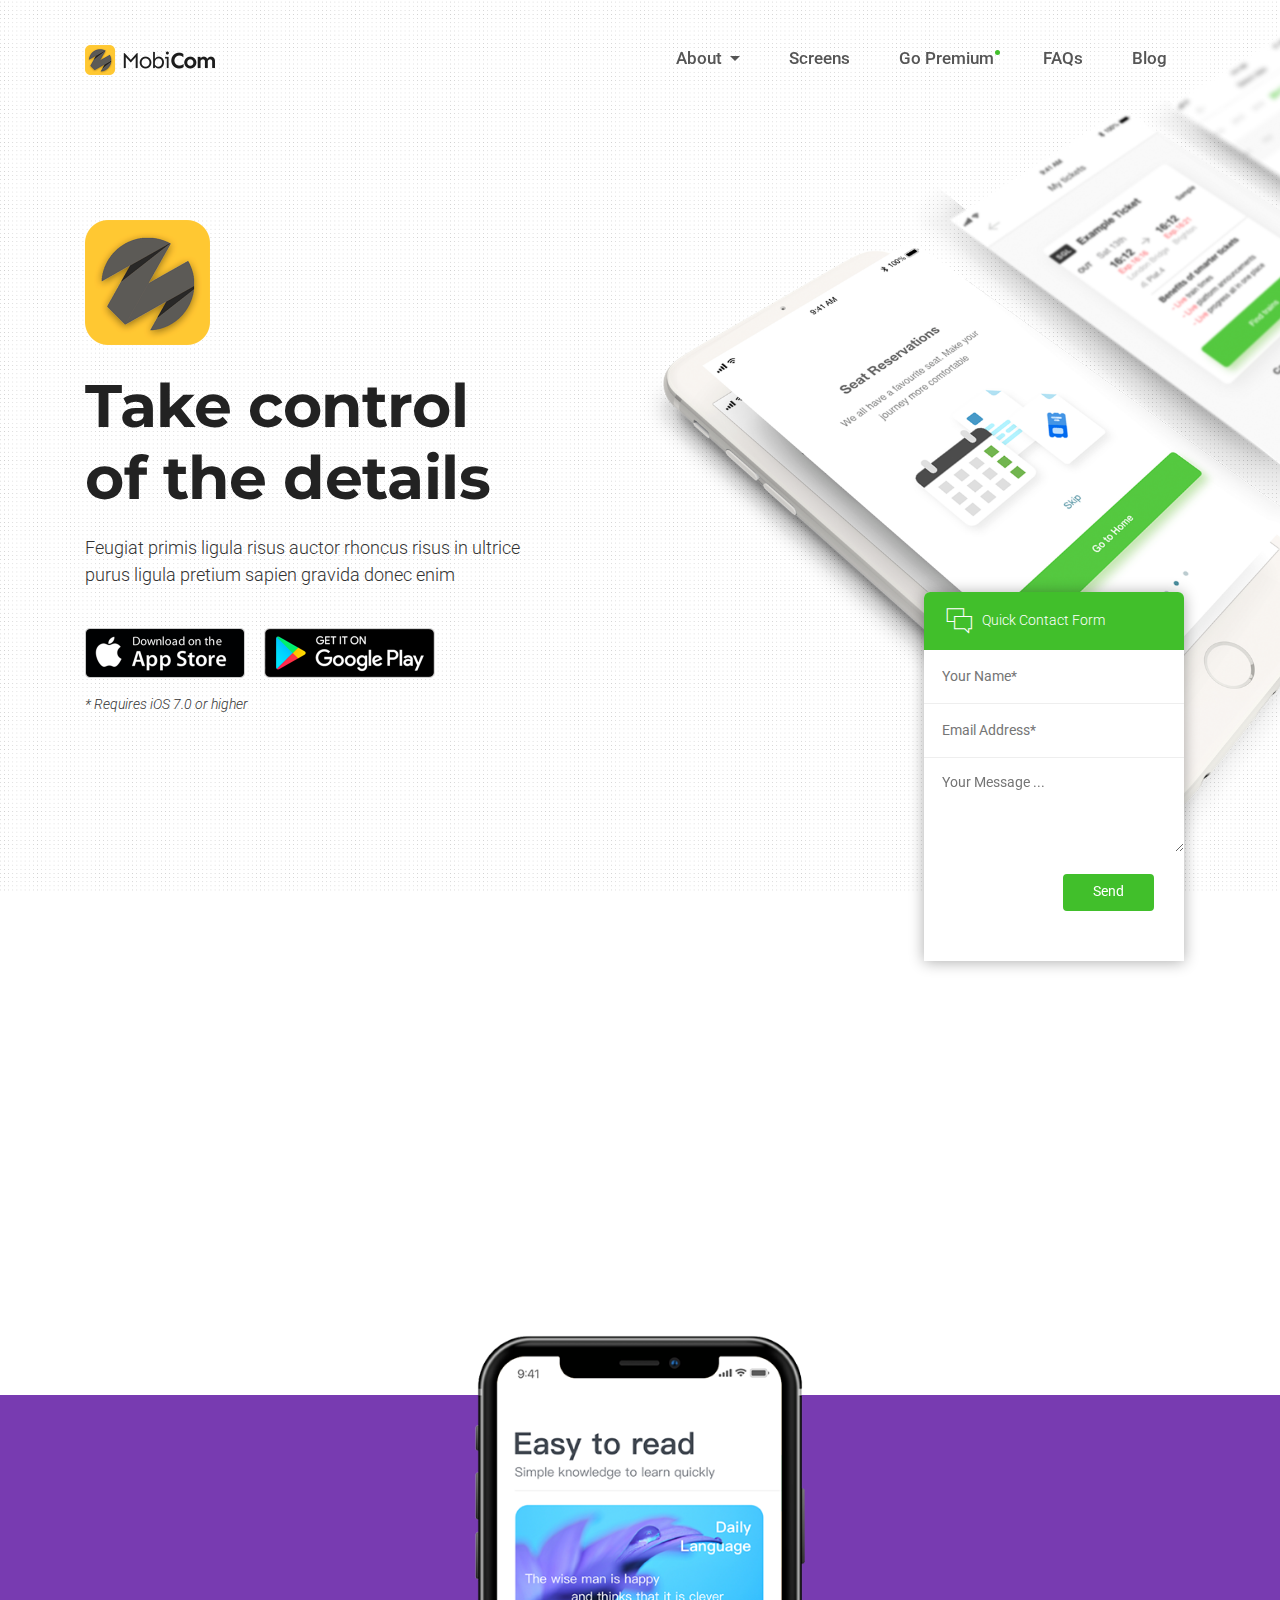
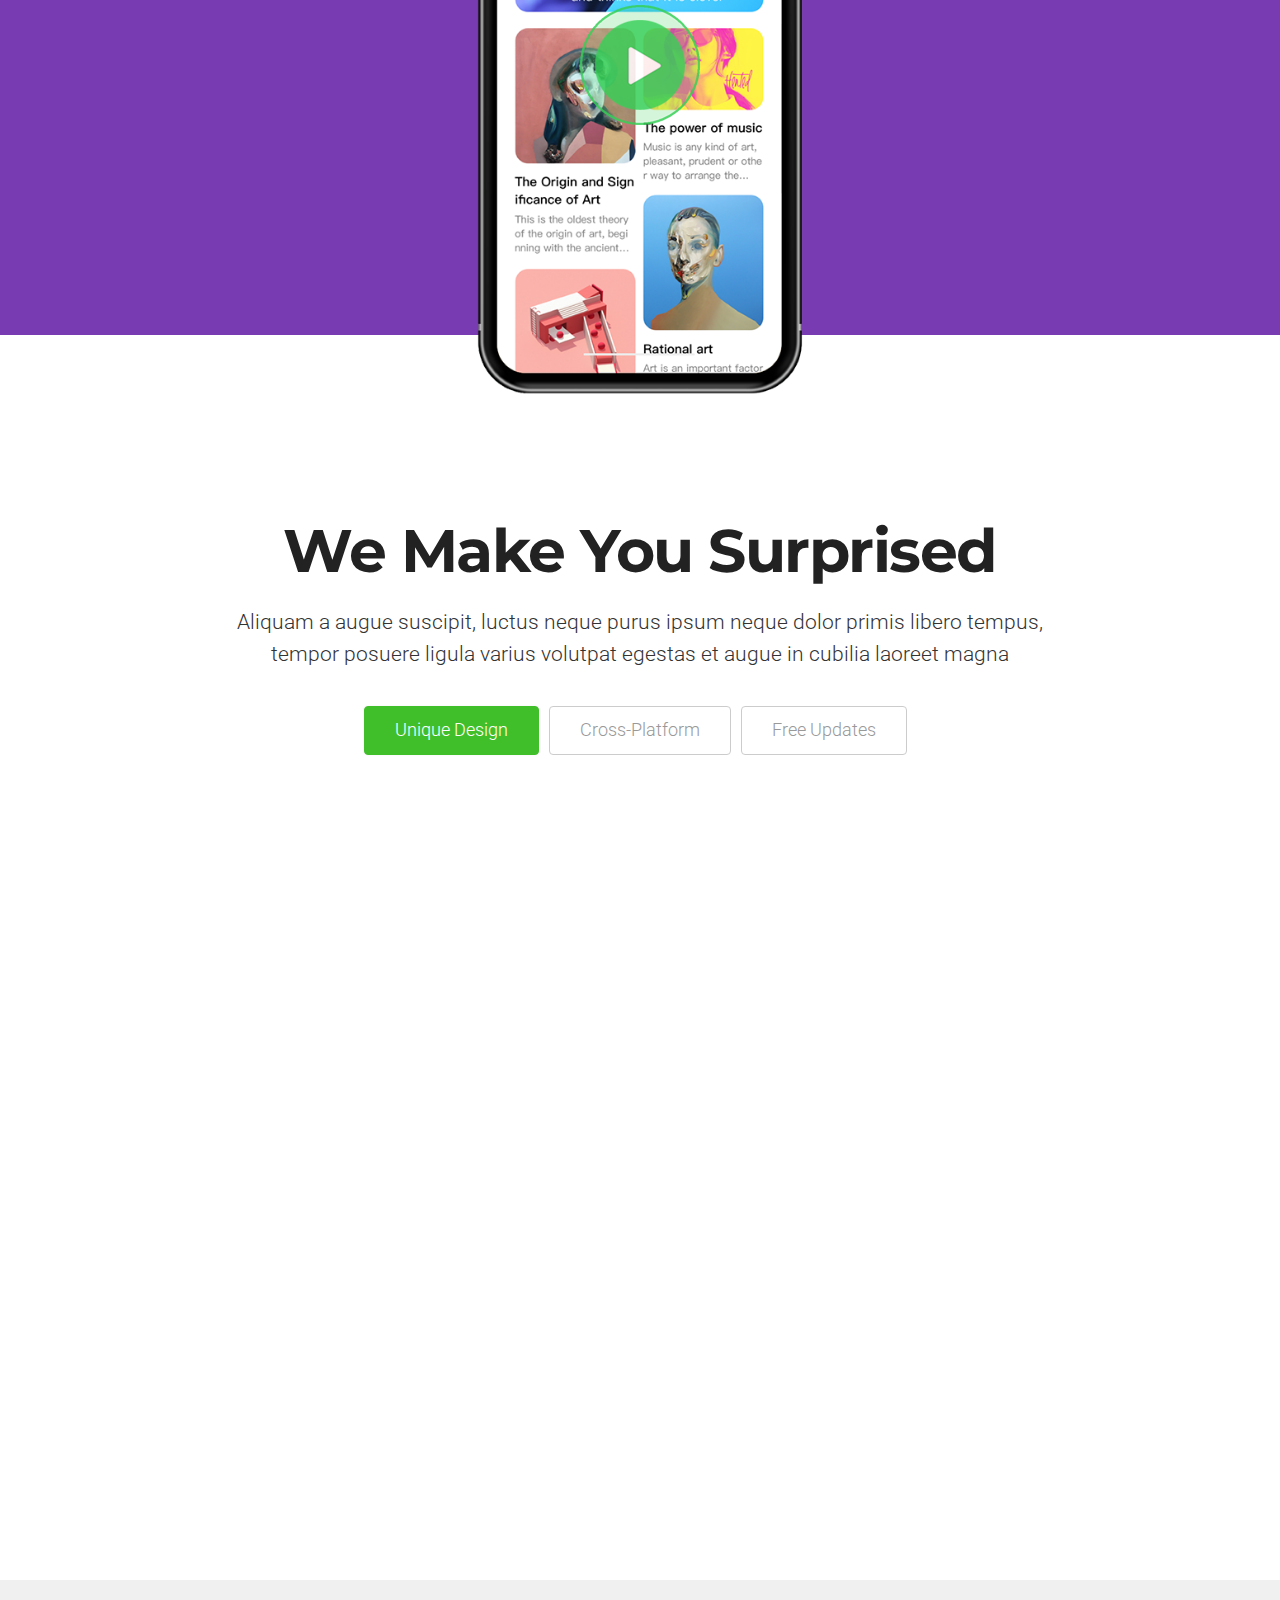
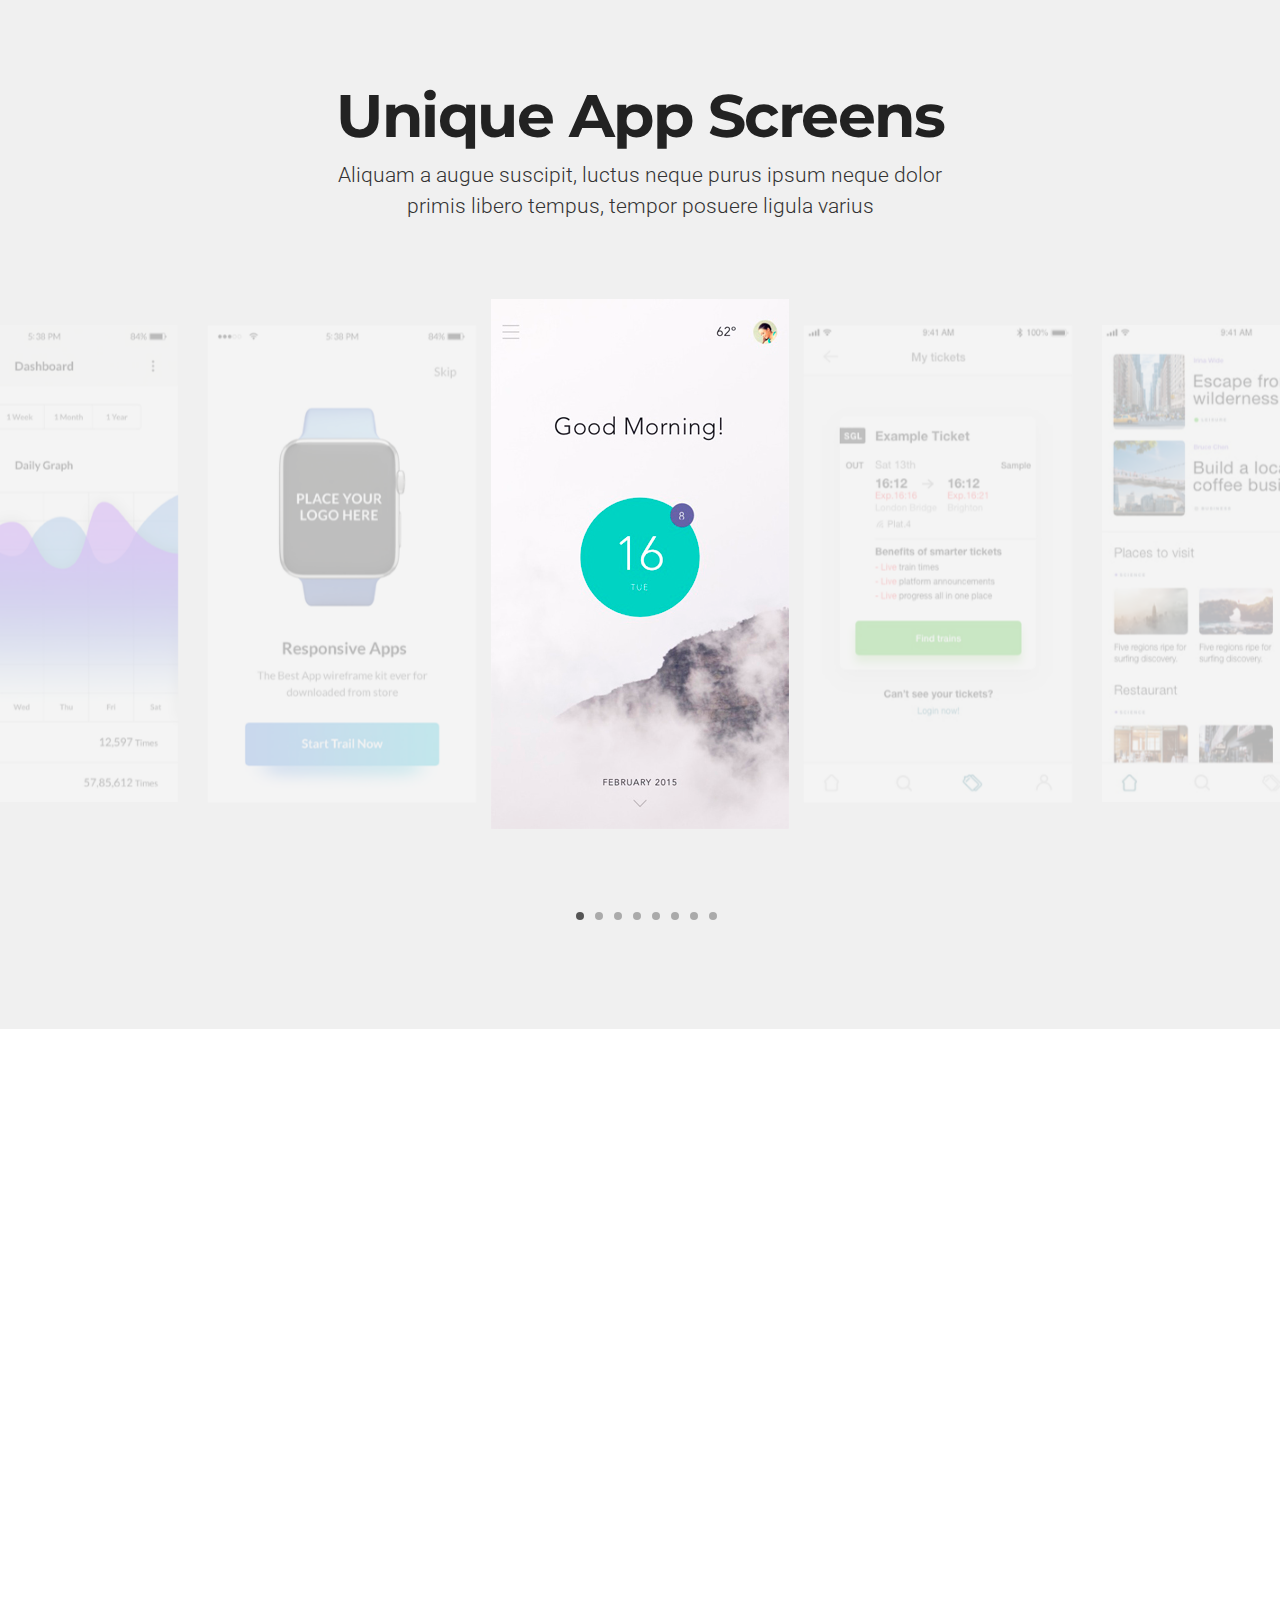
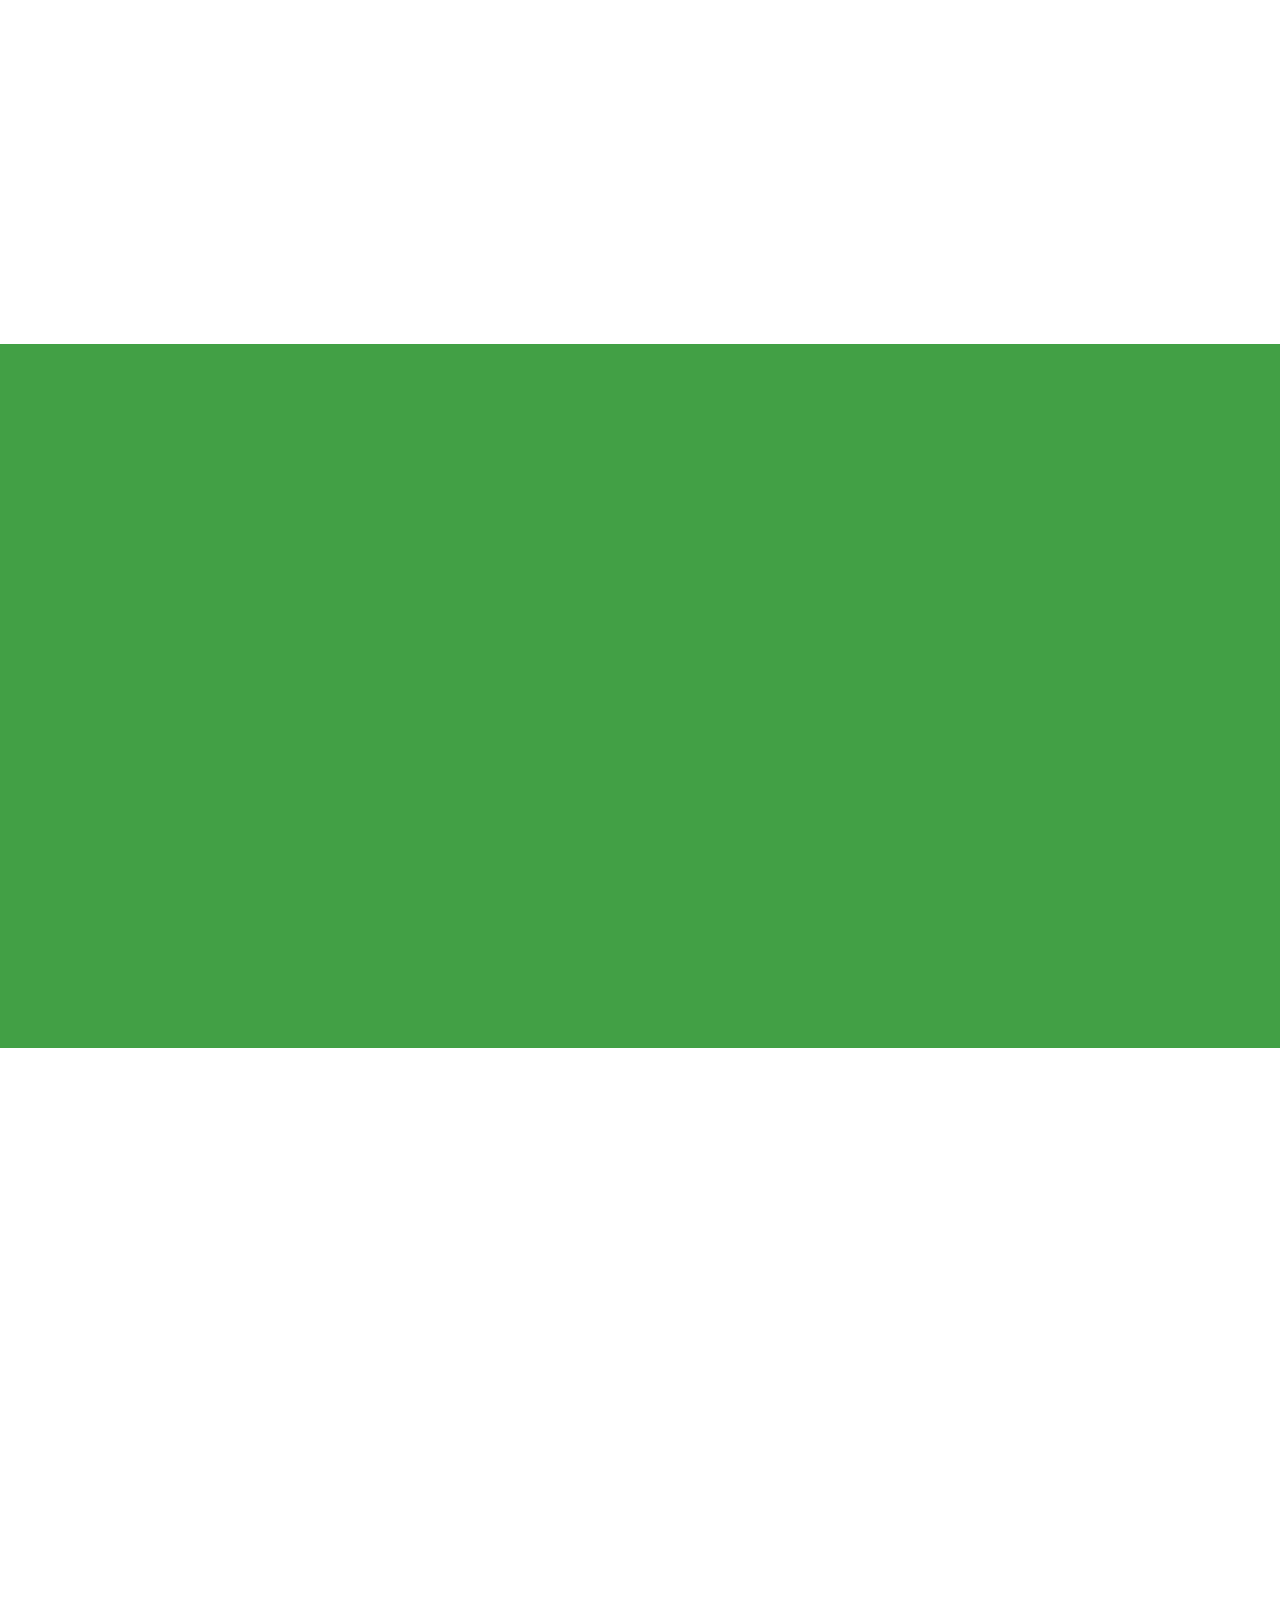
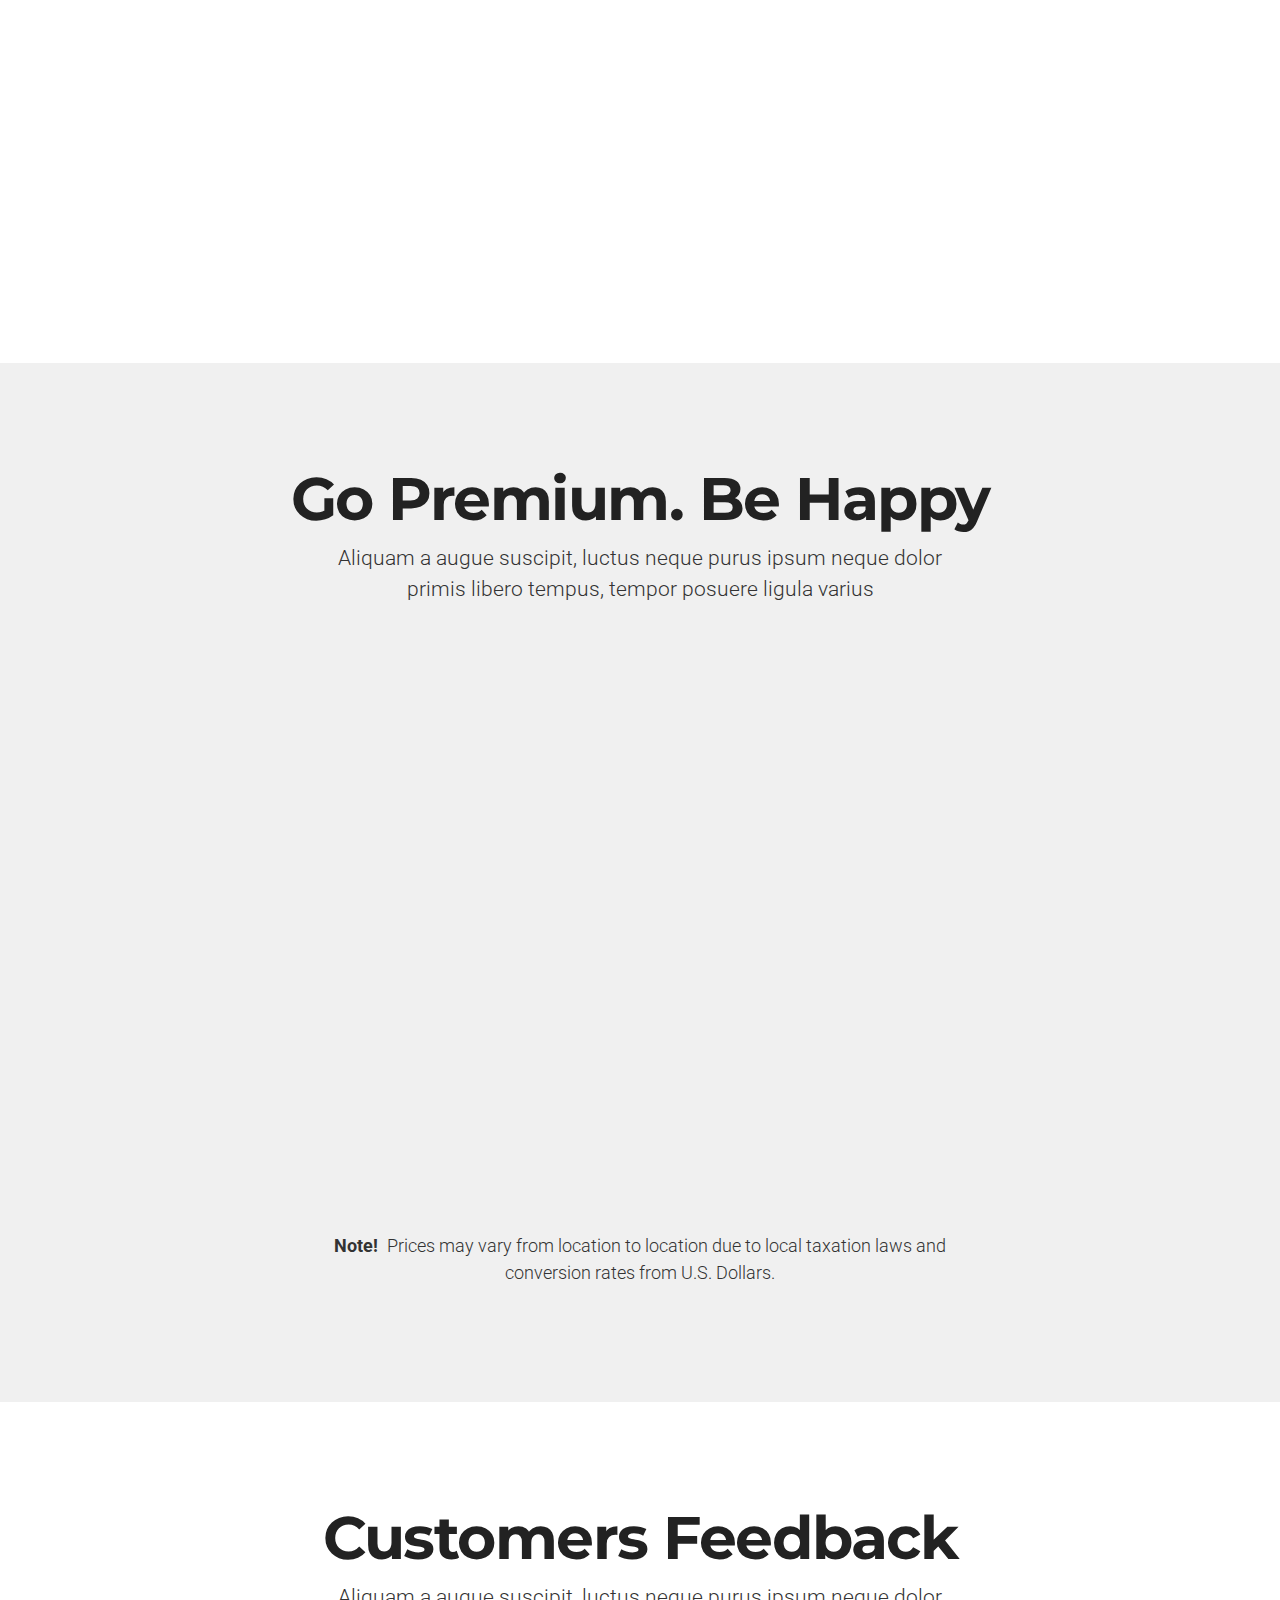
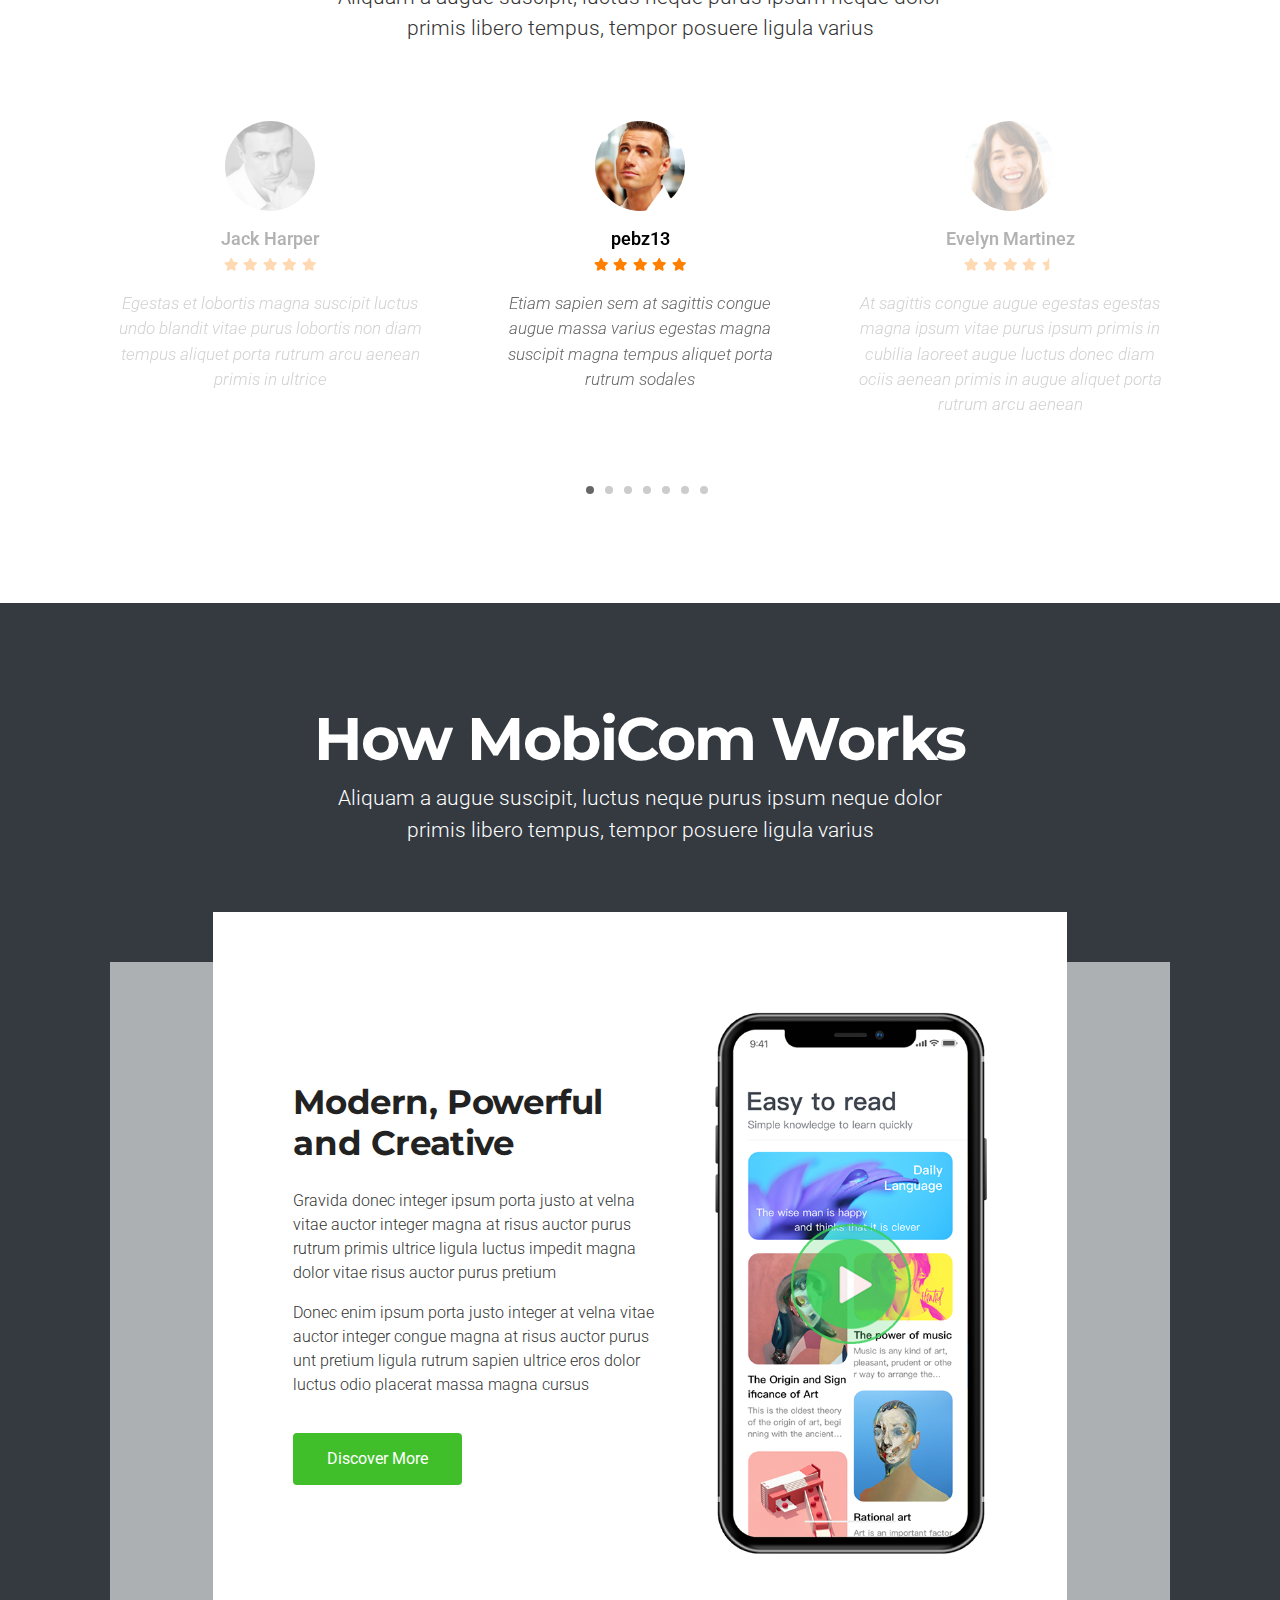
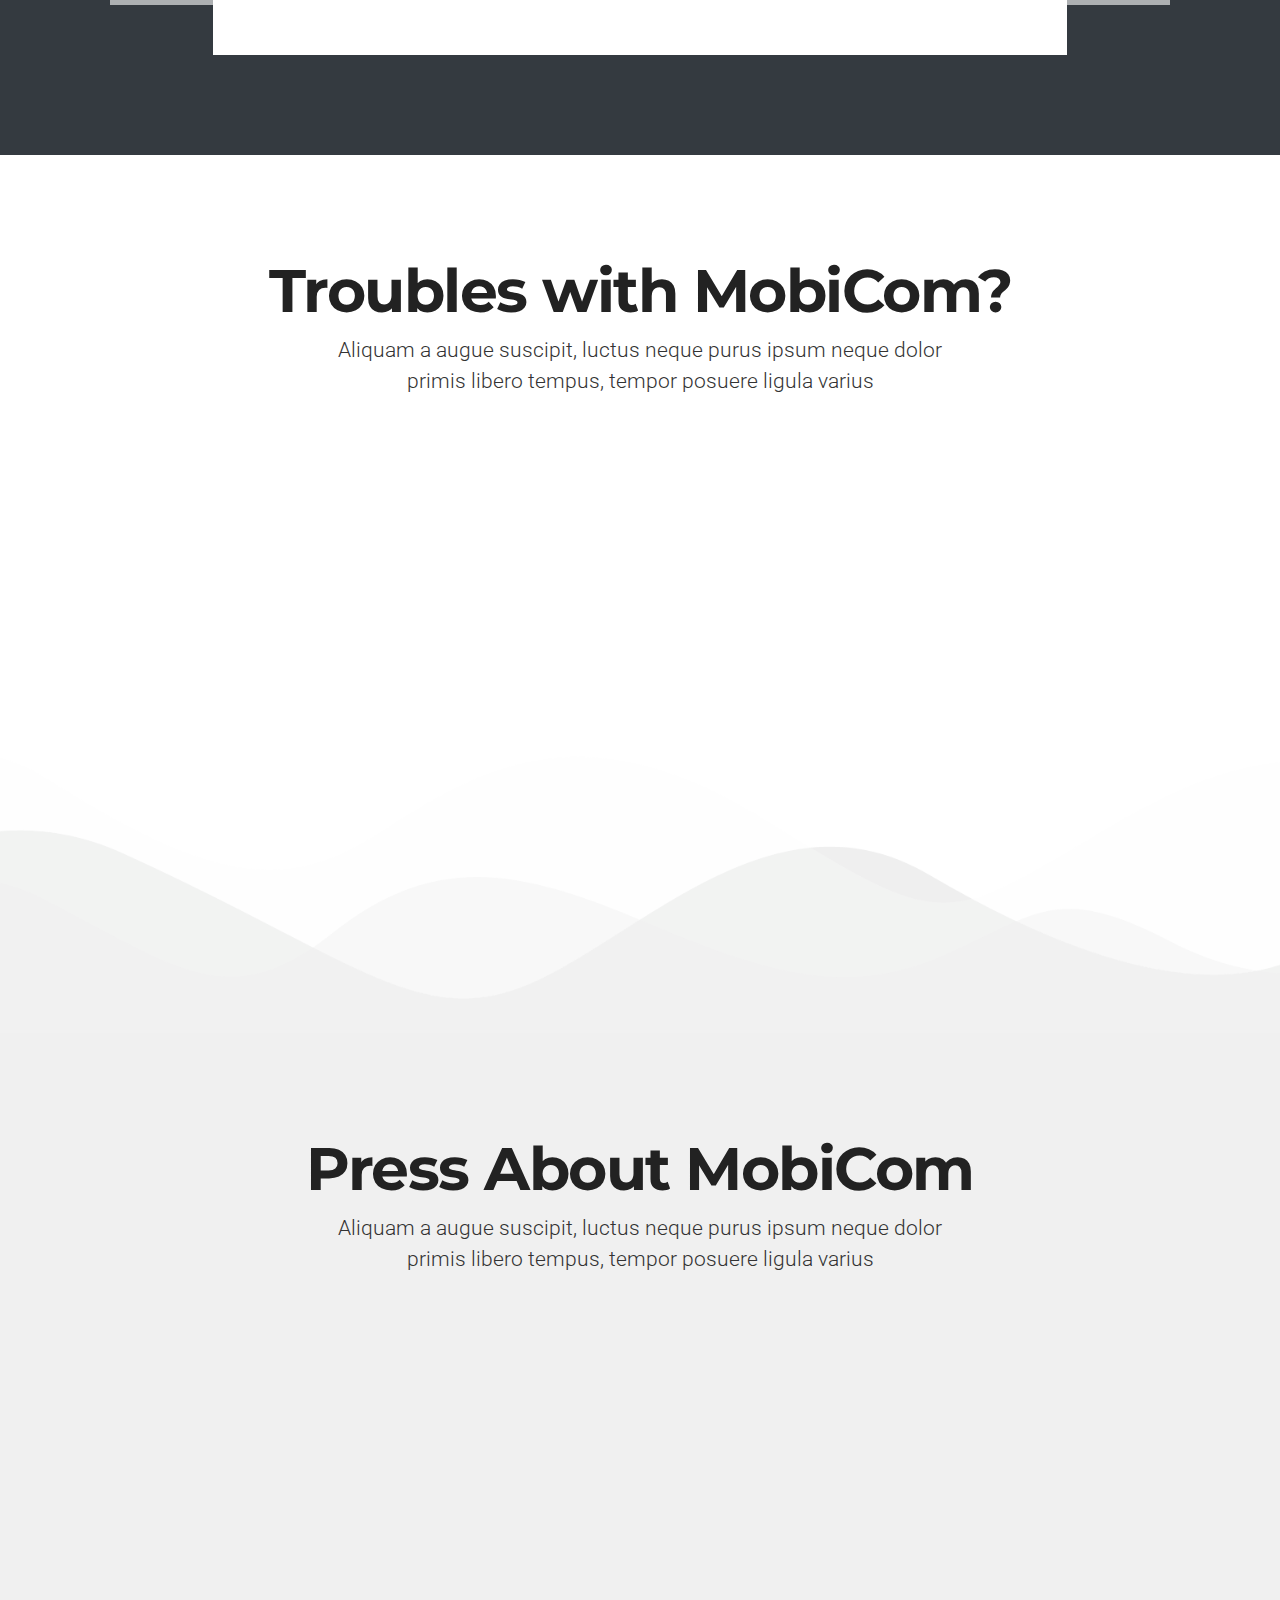
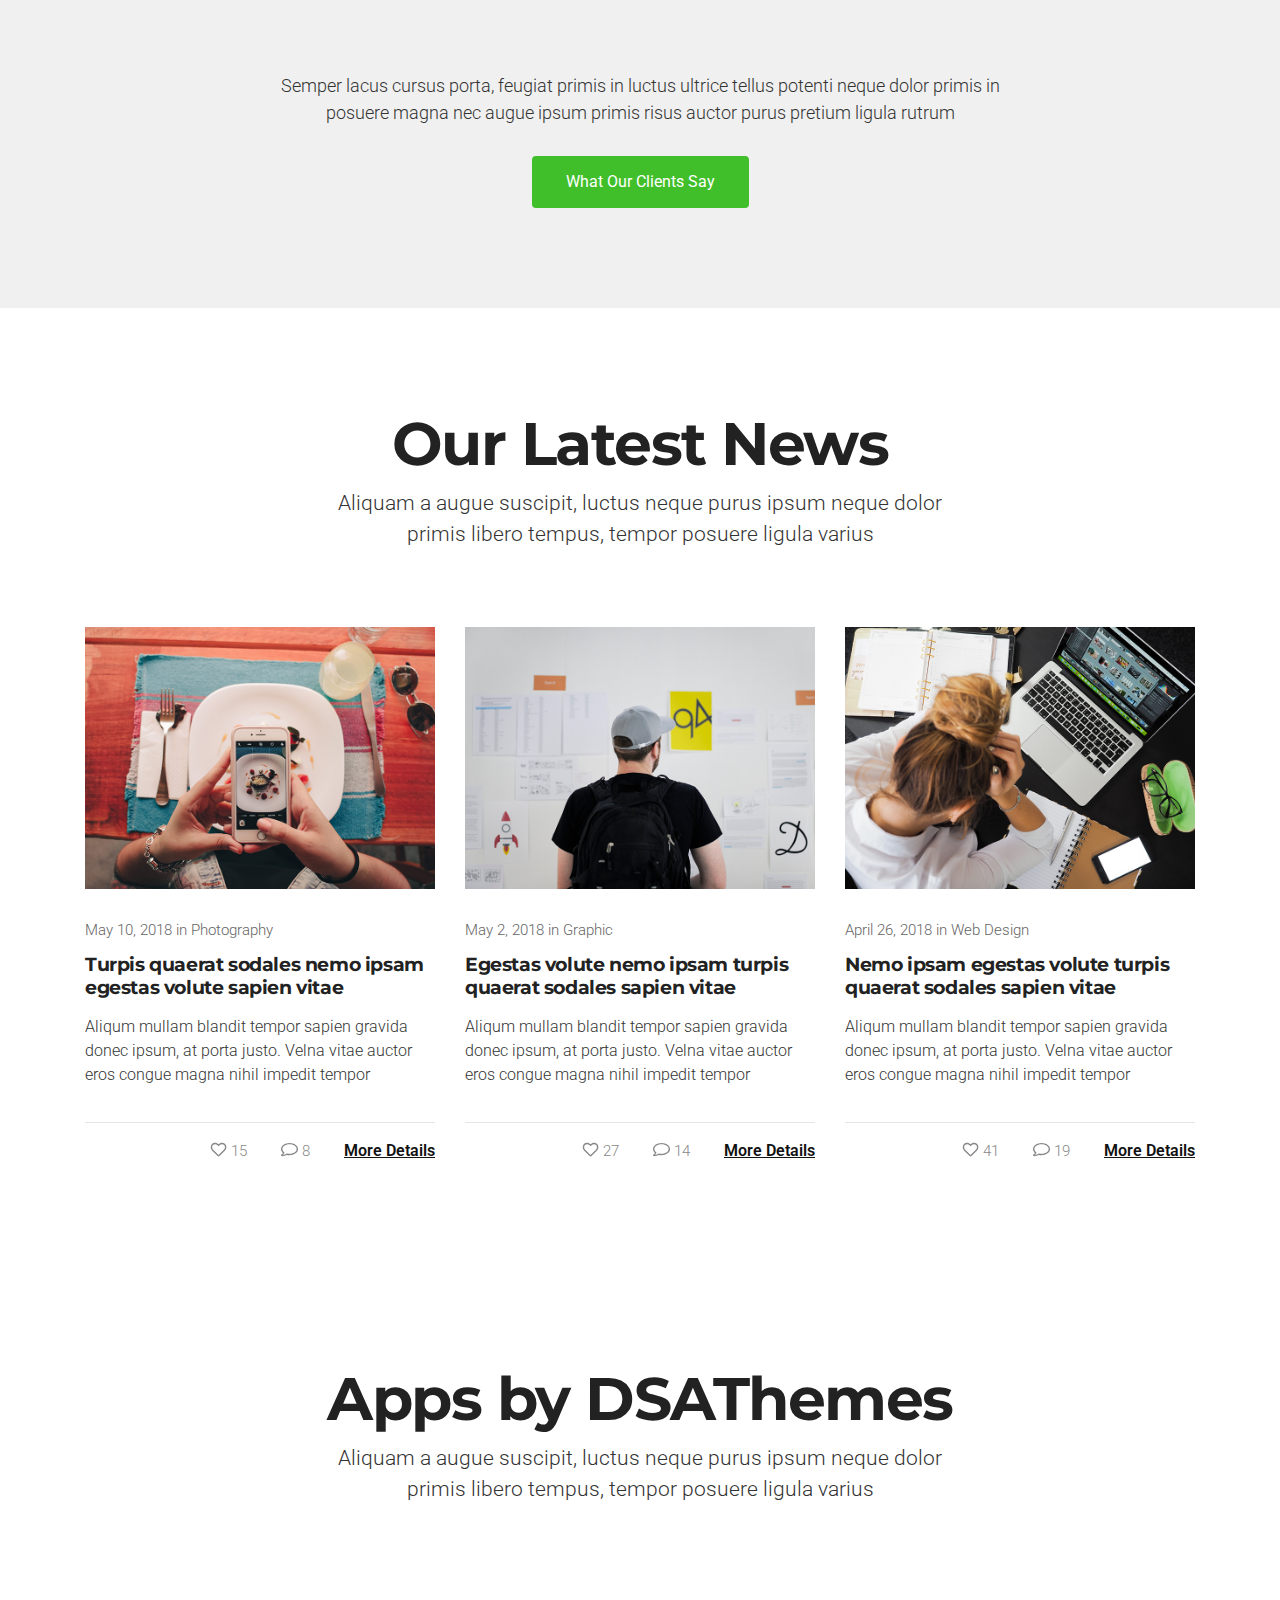
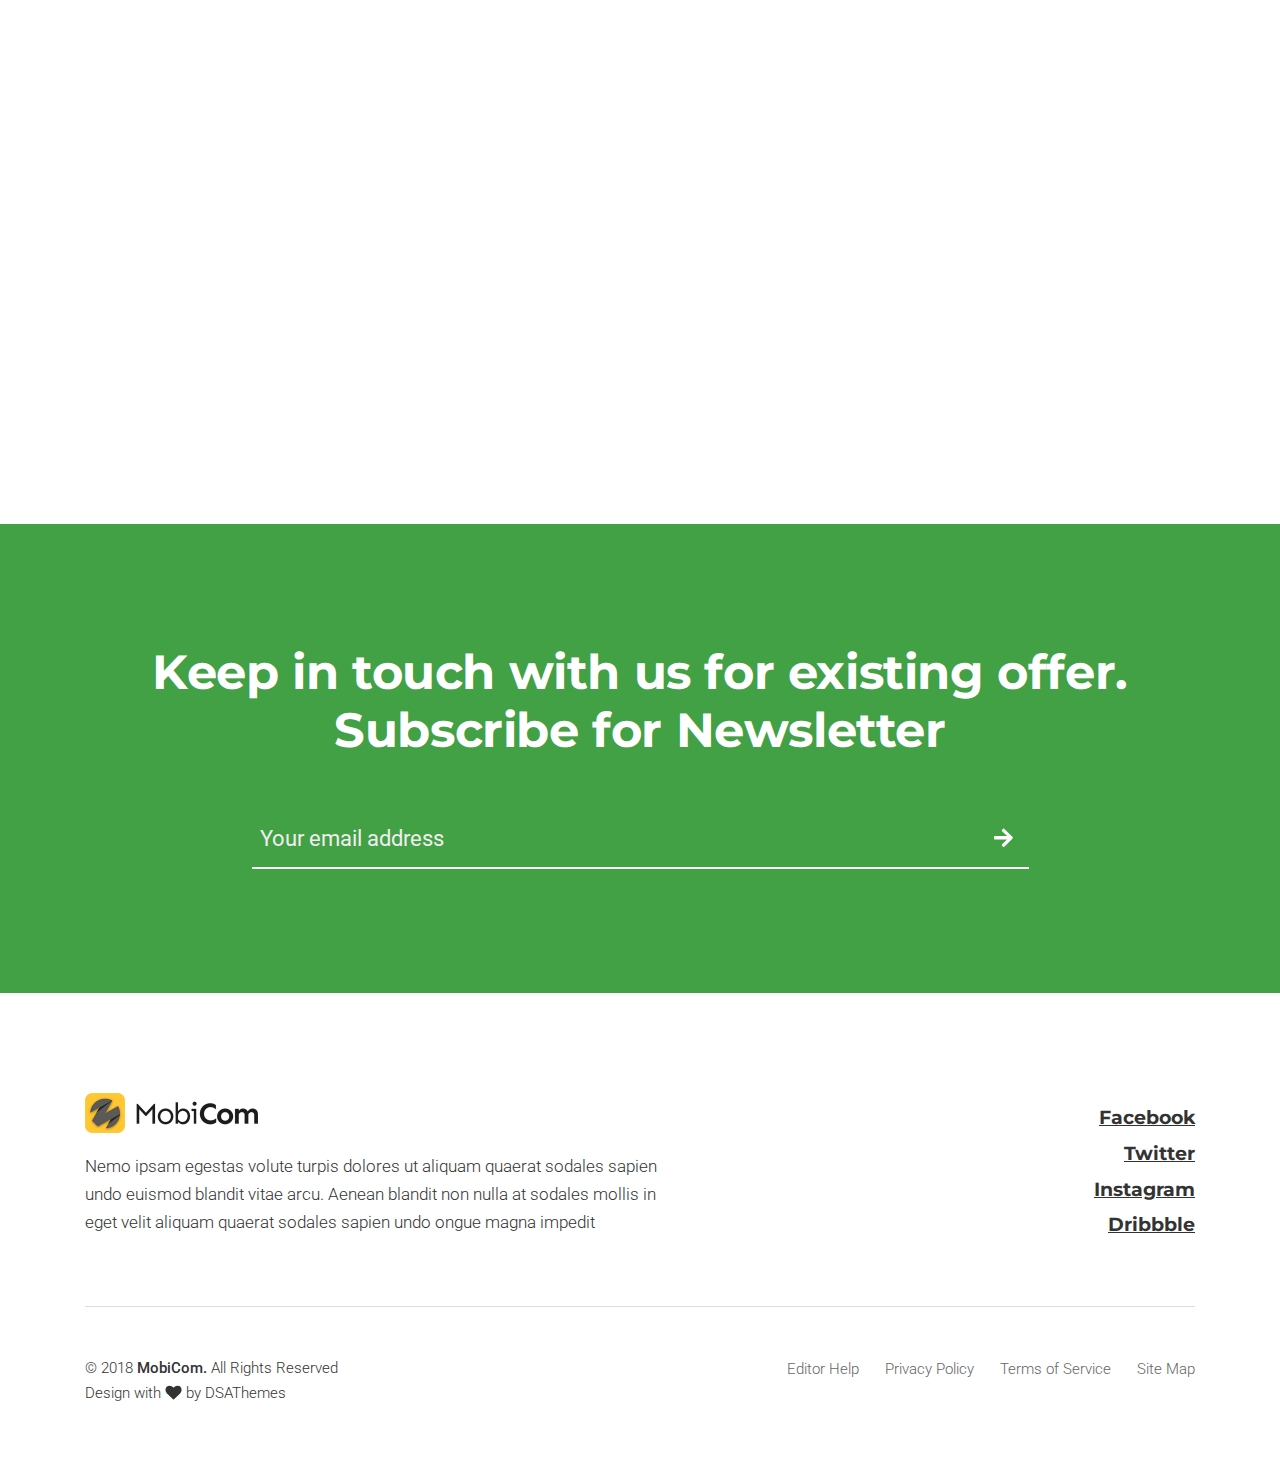
<file: demo-3.html>
<!DOCTYPE html>
<!-- MobiCom - Mobile App Landing Page Template design by DSAThemes (http://www.dsathemes.com) -->
<!--[if lt IE 7 ]><html class="ie ie6" lang="en"> <![endif]-->
<!--[if IE 7 ]><html class="ie ie7" lang="en"> <![endif]-->
<!--[if IE 8 ]><html class="ie ie8" lang="en"> <![endif]-->
<!--[if (gte IE 9)|!(IE)]><!-->
<html lang="en">



	
<!-- Mirrored from dsathemes.com/html/mobicom/files/demo-3.html by HTTrack Website Copier/3.x [XR&CO'2014], Sat, 28 Sep 2019 23:57:38 GMT -->
<head>



		<meta charset="utf-8">
		<meta http-equiv="X-UA-Compatible" content="IE=edge"/>
		<meta name="author" content="DSAThemes"/>	
		<meta name="description" content="MobiCom - Mobile App Landing Page Template"/>
		<meta name="keywords" content="Responsive, HTML5 template, DSAThemes, Mobile, Application, One Page, Landing, Mobile App">	
		<meta name="viewport" content="width=device-width, initial-scale=1.0"/>
				
  		<!-- SITE TITLE -->
		<title>MobiCom - Mobile App Landing Page Template</title>
							
		<!-- FAVICON AND TOUCH ICONS  -->
		<link rel="shortcut icon" href="images/favicon.ico" type="image/x-icon">
		<link rel="icon" href="images/favicon.ico" type="image/x-icon">
		<link rel="apple-touch-icon" sizes="152x152" href="images/apple-touch-icon-152x152.png">
		<link rel="apple-touch-icon" sizes="120x120" href="images/apple-touch-icon-120x120.png">
		<link rel="apple-touch-icon" sizes="76x76" href="images/apple-touch-icon-76x76.png">
		<link rel="apple-touch-icon" href="images/apple-touch-icon.png">

		<!-- GOOGLE FONTS -->
		<link href="https://fonts.googleapis.com/css?family=Roboto:300,400,500,700,900" rel="stylesheet"> 		
		<link href="https://fonts.googleapis.com/css?family=Montserrat:300,400,500,600,700" rel="stylesheet"> 

		<!-- BOOTSTRAP CSS -->
		<link href="css/bootstrap.min.css" rel="stylesheet">
				
		<!-- FONT ICONS -->
		<link href="css/fa-svg-with-js.css" rel="stylesheet">	
		<link href="css/pe-icon-7-stroke.css" rel="stylesheet">

		<!-- PLUGINS STYLESHEET -->
		<link href="css/magnific-popup.css" rel="stylesheet">
		<link href="css/slick.css" rel="stylesheet">
		<link href="css/slick-theme.css" rel="stylesheet">

		<!-- On Scroll Animations -->
		<link href="css/animate.css" rel="stylesheet">
				
		<!-- TEMPLATE CSS -->
		<link href="css/style.css" rel="stylesheet"> 	

		<!-- RESPONSIVE CSS -->
		<link href="css/responsive.css" rel="stylesheet"> 

		

	</head>



	<body>




		<!-- PRELOADER
		============================================= -->		
		<div id="loader-wrapper">
			<div id="loader">
				<ul class="cssload-flex-container">
					<li><span class="cssload-loading"></span></li>
				</ul>
			</div>
		</div>




		<!-- PAGE CONTENT
		============================================= -->	
		<div id="page" class="page">




			<!-- HEADER
			============================================= -->
			<header id="header" class="header">
				<nav class="navbar fixed-top navbar-expand-lg navbar-light bg-tra">
					<div class="container">


						<!-- LOGO IMAGE -->
						<!-- For Retina Ready displays take a image with double the amount of pixels that your image will be displayed (e.g 260 x 60 pixels) -->
				 		<a href="#hero-3" class="navbar-brand logo-white"><img src="images/logo-white.png" width="130" height="30" alt="header-logo"></a>
				 		<a href="#hero-3" class="navbar-brand logo-black"><img src="images/logo.png" width="130" height="30" alt="header-logo"></a>


				 		<!-- Responsive Menu Button -->
				 		<button class="navbar-toggler" type="button" data-toggle="collapse" data-target="#navbarSupportedContent" aria-controls="navbarSupportedContent" aria-expanded="false" aria-label="Toggle navigation">
				   		 	<span class="navbar-toggler-icon"></span>
				  		</button>


				  		<!-- Navigation Menu -->
				  		<div id="navbarSupportedContent" class="collapse navbar-collapse">
					   		<ul class="navbar-nav ml-auto">

					     		<!-- Dropdown Link -->
					      		<li class="nav-item dropdown">
							        <a class="nav-link dropdown-toggle" href="#" id="navbarDropdown" role="button" data-toggle="dropdown" aria-haspopup="true" aria-expanded="false">
							          About
							        </a>
							        <div class="dropdown-menu" aria-labelledby="navbarDropdown">
							        	<a class="dropdown-item" href="#features-1">Why MobiCom</a>
							        	<a class="dropdown-item" href="#content-8">How It Works</a>
							        	<a class="dropdown-item" href="#reviews-1">Reviews</a>
							         	<a class="dropdown-item" href="#video-3">Whatch Video</a>
							         	
							          	<div class="dropdown-divider"></div>
							         	<a class="dropdown-item" href="#press-1">Press About Us</a>
							        </div>
							    </li>

					     		<li class="nav-item nl-simple"><a class="nav-link" href="#screens-2">Screens</a></li>
					      		<li class="nav-item nl-simple"><a class="nav-link pre-link" href="#pricing-1">Go Premium<span></span></a></li>					      		
					      		<li class="nav-item nl-simple"><a class="nav-link" href="#faqs-1">FAQs</a></li>
					      		<li class="nav-item nl-simple"><a class="nav-link" href="#blog-1">Blog</a></li>

								<!-- Header Social Icons -->															
								<li class="header-socials clearfix">
									<!--
									<span><a href="#" class="ico-facebook"><i class="fab fa-facebook-f"></i></a></span>
									<span><a href="#" class="ico-twitter"><i class="fab fa-twitter"></i></a></span>
									<span><a href="#" class="ico-dribbble"><i class="fab fa-dribbble"></i></a></span>										
									<span><a href="#" class="ico-behance"><i class="fab fa-behance"></i></a></span>										
									<span><a href="#" class="ico-instagram"><i class="fab fa-instagram"></i></a></span>
									<span><a href="#" class="ico-pinterest"><i class="fab fa-pinterest-p"></i></a></span>
									<span><a href="#" class="ico-google-plus"><i class="fab fa-google-plus-g"></i></a></span>
									<span><a href="#" class="ico-linkedin"><i class="fab fa-linkedin-in"></i></a></span>
									<span><a href="#" class="ico-tumblr"><i class="fab fa-tumblr"></i></a></span>
									<span><a href="#" class="ico-youtube"><i class="fab fa-youtube"></i></a></span>
									<span><a href="#" class="ico-vk"><i class="fab fa-vk"></i></a></span>																		
									-->
								</li>

					      	</ul>
					    </div>	<!-- End Navigation Menu -->


					</div>	  <!-- End container -->
				</nav>	   <!-- End navbar  -->
			</header>	<!-- END HEADER -->




			<!-- HERO-3
			============================================= -->	
			<section id="hero-3" class="bg-fixed hero-section division">


				<!-- HERO TEXT -->
				<div class="container">	
					<div class="row hero-row-200 d-flex align-items-center">
						<div class="col-md-7 col-xl-5">
							<div class="hero-txt">	


								<!-- HERO APP LOGO -->
								<div class="hero-app-logo animated" data-animation="fadeInUp" data-animation-delay="300">
									<img class="img-fluid" src="images/hero-logo.png" width="125" height="125" alt="hero-app-logo">
								</div>


								<!-- Title -->
								<h2 class="h2-lg animated" data-animation="fadeInUp" data-animation-delay="400">
								   Take control of the details
								</h2>

								<!-- Text -->
								<p class="p-md animated" data-animation="fadeInUp" data-animation-delay="500">
								   Feugiat primis ligula risus auctor rhoncus risus in ultrice purus ligula pretium sapien gravida
								   donec enim
								</p>

								<!-- Store Badges -->													
								<div class="hero-stores-badge animated" data-animation="fadeInUp" data-animation-delay="600">

									<!-- AppStore -->
									<a href="#" class="store">
										<img class="appstore-original" src="images/store_badges/appstore.png" width="160" height="50" alt="appstore-logo" />
									</a>
													
									<!-- Google Play -->
									<a href="#" class="store">
										<img class="googleplay-original" src="images/store_badges/googleplay.png" width="171" height="50" alt="googleplay-logo" />
									</a>
												
									<!-- Aamazon Market 
									<a href="#" class="store">
										<img class="amazon-original" src="images/store_badges/amazon.png" width="158" height="50" alt="amazon-logo" />
									</a>  -->
																					
									<!-- Windows Market  
									<a href="#" class="store">
										<img class="windows-original" src="images/store_badges/windows.png" width="164" height="50" alt="windows-logo" />
									</a> -->

									<!-- OS Prerequisite -->
									<span class="os-version">* Requires iOS 7.0 or higher</span>
													
								</div>	<!-- End Store Badges -->


							</div>
						</div>	
					</div>	  <!-- End row -->
				</div>	   <!-- END END HERO TEXT -->
				
				
				<!-- HERO IMAGE -->
				<div class="hero-3-img"></div>	


			</section>	<!-- END HERO-3 -->	




			<!-- FEATURES-1
			============================================= -->
			<section id="features-1" class="wide-60 featuress-section division">
				<div class="container">
			 		<div class="row">


			 			<!-- FEATURE BOX #1 -->
						<div class="col-md-4">
							<div class="fbox-1 box-icon-lg green-icon animated" data-animation="fadeInUp" data-animation-delay="300">
								
								<!-- Icon -->
								<span class="pe-7s-helm"></span>
									
								<!-- Title -->
								<h5 class="h5-md">Totaly Optimized</h5>
									
								<!-- Text -->
								<p class="grey-color">Semper lacus cursus porta, feugiat primis ultrice in ligula risus auctor
								   tempus feugiat dolor, felis lacinia risus porta
								</p>				
									
							</div>							
						</div>
								
								
						<!-- FEATURE BOX #2 -->
						<div class="col-md-4">
							<div class="fbox-1 box-icon-lg green-icon animated" data-animation="fadeInUp" data-animation-delay="400">
								
								<!-- Icon -->
								<span class="pe-7s-tools"></span>
									
								<!-- Title -->
								<h5 class="h5-md">Powerful Features</h5>

								<!-- Text -->
								<p class="grey-color">Feugiat primis ultrice semper lacus cursus porta, in ligula risus auctor
								   tempus feugiat dolor, felis lacinia risus porta
								</p>								
							
							</div>							
						</div>


						<!-- FEATURE BOX #3 -->
						<div class="col-md-4">
							<div class="fbox-1 box-icon-lg green-icon animated" data-animation="fadeInUp" data-animation-delay="500">
								
								<!-- Icon -->
								<span class="pe-7s-global"></span>
									
								<!-- Title -->
								<h5 class="h5-md">Worldwide Support</h5>

								<!-- Text -->
								<p class="grey-color">Porta semper lacus cursus, feugiat primis ultrice in ligula risus auctor
								   tempus feugiat dolor, felis lacinia risus porta
								</p>

							</div>							
						</div>						


			 		</div>	   <!-- End row -->		
			 	</div>	   <!-- End container -->		
			</section>	<!-- END FEATURES-1 -->




			<!-- FEATURES-4
			============================================= -->
			<section id="features-4" class="wide-80 featuress-section">
				<div class="bg-scroll bg-inner bg-purple division ">
					<div class="container white-color">
				 		<div class="row d-flex align-items-center">


							<!-- LEFT SIDE CONTENT -->	
							<div class="col-md-4 text-right">

								
								<!-- FEATURE BOX #1 -->
								<div class="fbox-4 box-icon-md m-bottom-35 ind-15 animated" data-animation="fadeInRight" data-animation-delay="300">
								
									<!-- Icon -->
									<span class="pe-7s-photo-gallery"></span>
								
									<!-- Title -->
									<h5 class="h5-md">Multiple Widgets</h5>

									<!-- Text -->
									<p>Purus ipsum neque primis libero tempor posuere in ligula varius ipsum</p>
									
								</div>

										
								<!-- FEATURE BOX #2 -->	
								<div class="fbox-4 box-icon-md ind-15 animated" data-animation="fadeInRight" data-animation-delay="400">								
									
									<!-- Icon -->
									<span class="pe-7s-exapnd2"></span>
									
									<!-- Title -->
									<h5 class="h5-md">Cross-Platform</h5>

									<!-- Text -->
									<p>Semper a augue suscipit, luctus neque purus ipsum neque primis libero</p>
									
								</div>	

									
							</div>	<!--END LEFT SIDE CONTENT -->		
									
														
							<!-- FEATURE IMAGE -->
							<div class="col-md-4">	
								<div class="fbox-4-img text-center ind-10">

									<!-- Change the link HERE!!! -->
									<a class="video-popup" href="https://www.youtube.com/watch?v=kuceVNBTJio">
											
										<!-- Play Icon -->
										<div class="video-block-wrapper"><div class="play-icon-green"></div></div>
												
										<!-- Preview Image -->
										<img class="img-fluid" src="images/image-10.png" alt="features-image">

									</a>
									
								</div>
							</div>
									
									
							<!-- RIGHT SIDE CONTENT -->							
							<div class="col-md-4">	

								
								<!-- FEATURE BOX #3 -->
								<div class="fbox-4 box-icon-md m-bottom-35 ind-15 animated" data-animation="fadeInLeft" data-animation-delay="300">
								
									<!-- Icon -->
									<span class="pe-7s-refresh-2"></span>
									
									<!-- Title -->
									<h5 class="h5-md">Free Updates</h5>

									<!-- Text -->
									<p>Semper a augue suscipit, luctus neque purus ipsum neque primis libero</p>
									
								</div>

									
								<!-- FEATURE BOX #4 -->
								<div class="fbox-4 box-icon-md ind-15 animated" data-animation="fadeInLeft" data-animation-delay="400">
								
									<!-- Icon -->
									<span class="pe-7s-help2"></span>
								
									<!-- Title -->
									<h5 class="h5-md">Fast Support</h5>

									<!-- Text -->
									<p>Luctus neque purus ipsum neque primis libero tempor ligula varius ipsum</p>
									
								</div>

									
							</div>	<!-- END RIGHT SIDE CONTENT -->	


				 		</div>	   <!-- End row -->		
				 	</div>	   <!-- End container -->	
			 	</div>		<!-- End Inner Background -->
			</section>	<!-- END FEATURES-4 -->




			<!-- CONTENT-8
			============================================= -->
			<section id="content-8" class="wide-60 content-section division">
				<div class="container">	


					<!-- SECTION TITLE 	-->	
					<div class="row">	
						<div class="col-lg-10 offset-lg-1 section-title">	

							<!-- Title 	-->	
							<h2 class="h2-lg">We Make You Surprised</h2>	

							<!-- Text -->
							<p>Aliquam a augue suscipit, luctus neque purus ipsum neque dolor primis libero tempus, tempor posuere
							   ligula varius volutpat egestas et augue in cubilia laoreet magna
							</p>
									
						</div>	
					</div> 	 <!-- END SECTION TITLE -->	


				 	<div class="row">
				 		<div class="col-md-12">
				 			

				 			<!-- TABS NAVIGATION -->
							<div id="wide-tabs-nav" class="list-group text-center">
							    <ul class="nav nav-pills green-navi" id="pills-tab" role="tablist">

							    	<!-- TAB-1 LINK -->
								  	<li class="nav-item">
								    	<a class="nav-link active" id="tab1-list" data-toggle="pill" href="#tab-1" role="tab" aria-controls="tab-1" aria-selected="true">
								    		Unique Design
								    	</a>
								  	</li>

								  	<!-- TAB-2 LINK -->
									<li class="nav-item">
									    <a class="nav-link" id="tab2-list" data-toggle="pill" href="#tab-2" role="tab" aria-controls="tab-2" aria-selected="false">
									       Cross-Platform
									    </a>
									</li>

									<!-- TAB-3 LINK -->
									<li class="nav-item">
									    <a class="nav-link" id="tab3-list" data-toggle="pill" href="#tab-3" role="tab" aria-controls="tab-3" aria-selected="false">
									       Free Updates
									    </a>
									</li>

								</ul>

							</div>	<!-- END TABS NAVIGATION -->


							<!-- TABS CONTENT -->
							<div class="tab-content" id="pills-tabContent">


								<!-- TAB-1 CONTENT -->
								<div class="tab-pane fade show active" id="tab-1" role="tabpanel" aria-labelledby="tab1-list">
									<div class="row d-flex align-items-center">


										<!-- TAB-1 TEXT -->
										<div class="col-md-6">
											<div class="content-txt ind-45">

												<!-- Title -->	
												<h2 class="h2-xs animated" data-animation="fadeInRight" data-animation-delay="300">
												   Easy Messaging
												</h2>

												<!-- Text -->	
												<p class="animated" data-animation="fadeInRight" data-animation-delay="400">
												   An enim nullam tempor sapien gravida donec enim ipsum porta justo integer at odio velna
												   vitae auctor integer congue magna at pretium purus pretium ligula rutrum luctus risus 
												</p> 
						
												<!-- Title -->	
												<h5 class="h5-md animated" data-animation="fadeInRight" data-animation-delay="500">
												   Feature Integration
												</h5>
																
												<!-- Text -->	
												<p class="animated" data-animation="fadeInRight" data-animation-delay="600">
												   An nullam tempor sapien, eget gravida donec enim ipsum porta justo integer at odio velna
												   vitae auctor integer congue
												</p>

												<!-- Title -->	
												<h5 class="h5-md animated" data-animation="fadeInRight" data-animation-delay="700">
												   Multiple Discussions
												</h5>
																
												<!-- Text -->	
												<p class="animated" data-animation="fadeInRight" data-animation-delay="800">
												   Justo integer at odio velna vitae auctor integer congue magna undo impedit. Gravida magna
												   lacus odio ac risus
												</p>

											</div>	
										</div>	<!-- END TAB-1 TEXT -->


										<!-- TAB-1 IMAGE -->
										<div class="col-md-6">
											<div class="content-img animated" data-animation="fadeInLeft" data-animation-delay="400">
												<img class="img-fluid" src="images/image-12.png" alt="content-image" />
											</div>
										</div>

										
									</div>
								</div>	<!-- END TAB-1 CONTENT -->


								<!-- TAB-2 CONTENT -->
								<div class="tab-pane fade" id="tab-2" role="tabpanel" aria-labelledby="tab2-list">
									<div class="row d-flex align-items-center">


										<!-- TAB-2 IMAGE -->
										<div class="col-md-6">
											<div class="content-img animated" data-animation="fadeInRight" data-animation-delay="400">
												<img class="img-fluid" src="images/image-13.png" alt="content-image" />
											</div>
										</div>	<!-- END TAB-2 IMAGE -->


										<!-- TAB-2 TEXT -->
										<div class="col-md-6">
											<div class="content-txt ind-45">

									 			<!-- Title -->	
												<h2 class="h2-xs animated" data-animation="fadeInLeft" data-animation-delay="300">
												   Promote your App easily
												</h2>

												<!-- Text -->	
												<p class="animated" data-animation="fadeInLeft" data-animation-delay="400">
												   An enim nullam tempor sapien gravida donec enim ipsum porta justo integer at odio velna
												   vitae auctor integer congue magna at pretium purus pretium ligula rutrum luctus risus 
												</p> 

												<!-- Title -->	
												<h5 class="h5-md animated" data-animation="fadeInLeft" data-animation-delay="500">
												   Features Never Stop
												</h5>
															
												<!-- CONTENT BOX #1 -->
												<div class="box-list m-top-15 animated" data-animation="fadeInLeft" data-animation-delay="600">					
													<div class="box-list-icon"><i class="fas fa-genderless"></i></div>
													<p>Fringilla risus nec, luctus mauris  orci auctor purus euismod pretium purus pretium
													   ligula rutrum tempor sapien
													</p>							
												</div>
													
												<!-- CONTENT BOX #2 -->
												<div class="box-list animated" data-animation="fadeInLeft" data-animation-delay="700">							
													<div class="box-list-icon"><i class="fas fa-genderless"></i></div>
													<p>Quaerat sodales sapien undo euismod purus blandit</p>							
												</div>
													
												<!-- CONTENT BOX #3 -->
												<div class="box-list animated" data-animation="fadeInLeft" data-animation-delay="800">	
													<div class="box-list-icon"><i class="fas fa-genderless"></i></div>
													<p>Nemo ipsam egestas volute turpis dolores ut aliquam quaerat sodales sapien undo pretium purus</p>		
												</div>

												<!-- Video Link -->
												<div class="modal-video m-top-20 animated" data-animation="fadeInLeft" data-animation-delay="900">
													<a class="video-popup" href="https://www.youtube.com/watch?v=kuceVNBTJio">	<!-- Change the video link HERE!!! -->	
														<span><i class="far fa-play-circle"></i></span>
														Watch the Overview
													</a>
												</div>

									 		</div>
										</div>	<!-- END TAB-2 TEXT -->

										
									</div>
								</div>	<!-- END TAB-2 CONTENT -->


								<!-- TAB-3 CONTENT -->
								<div class="tab-pane fade" id="tab-3" role="tabpanel" aria-labelledby="tab3-list">
									<div class="row d-flex align-items-center">


										<!-- TAB-2 TEXT -->
										<div class="col-md-12">

											<div class="content-img m-top-30 animated" data-animation="fadeInUp" data-animation-delay="400">
												<img class="img-fluid" src="images/image-08.png" alt="content-image" />
											</div>

											<div class="row">
												
												<!-- FEATURE BOX #1 -->
												<div class="col-md-4 animated" data-animation="fadeInUp" data-animation-delay="500">
													<div class="fbox-1 box-icon-lg">
														
														<!-- Icon -->
														<span class="pe-7s-target"></span>
															
														<!-- Title -->
														<h5 class="h5-md">Quick Access</h5>
															
														<!-- Text -->
														<p class="grey-color">Semper lacus cursus porta, feugiat primis ultrice in ligula risus auctor
														   tempus feugiat dolor, felis lacinia risus porta
														</p>				
															
													</div>							
												</div>
											
											
												<!-- FEATURE BOX #2 -->
												<div class="col-md-4 animated" data-animation="fadeInUp" data-animation-delay="600">
													<div class="fbox-1 box-icon-lg">
														
														<!-- Icon -->
														<span class="pe-7s-mail-open-file"></span>
															
														<!-- Title -->
														<h5 class="h5-md">Mailer Engine</h5>

														<!-- Text -->
														<p class="grey-color">Feugiat primis ultrice semper lacus cursus porta, in ligula risus auctor
														   tempus feugiat dolor, felis lacinia risus porta
														</p>								
													
													</div>							
												</div>


												<!-- FEATURE BOX #3 -->
												<div class="col-md-4 animated" data-animation="fadeInUp" data-animation-delay="700">
													<div class="fbox-1 box-icon-lg">
														
														<!-- Icon -->
														<span class="pe-7s-shield"></span>
															
														<!-- Title -->
														<h5 class="h5-md">Concrete Security</h5>

														<!-- Text -->
														<p class="grey-color">Porta semper lacus cursus p, feugiat primis ultrice in ligula risus auctor
														   tempus feugiat dolor, felis lacinia risus porta
														</p>

													</div>							
												</div>

											</div>

										</div>

										
									</div>
								</div>	<!-- END TAB-3 CONTENT -->


							</div>	<!-- END TABS CONTENT -->


			 			</div>	
				 	</div>     <!-- End row -->	
				</div>     <!-- End container -->	
			</section>	<!-- END CONTENT-8 -->




			<!-- SCREENSHOTS-2
			============================================= -->
			<section id="screens-2" class="bg-lightgrey wide-100 screens-section division">
				
		
				<!-- SECTION TITLE -->
				<div class="container">		
					<div class="row">	
						<div class="col-md-10 offset-md-1 section-title">	

							<!-- Title 	-->	
							<h2 class="h2-lg">Unique App Screens</h2>	

							<!-- Text -->
							<p>Aliquam a augue suscipit, luctus neque purus ipsum neque dolor primis libero tempus, 
							   tempor posuere ligula varius
							</p>
							
						</div>		
					</div> 	 <!-- End row --> 	
				</div>	 <!-- END SECTION TITLE -->	
				
					
				<!-- SCREENSHOTS CAROUSEL -->
				<div class="screenshots-wrap">
					 <div class="screens-carousel">

							
						<!-- Screen #1 -->
						<div class="carousel-item">
							<img src="images/portfolio/screen-1.jpg" alt="screenshot">
						</div>
									
						<!-- Screen #2 -->
						<div class="carousel-item">
							<img src="images/portfolio/screen-2.jpg" alt="screenshot">
						</div>
									
						<!-- Screen #3 -->
						<div class="carousel-item">
							<img src="images/portfolio/screen-3.jpg" alt="screenshot">
						</div>
									
						<!-- Screen #4 -->
						<div class="carousel-item">
							<img src="images/portfolio/screen-4.jpg" alt="screenshot">
						</div>
									
						<!-- Screen #5 -->
						<div class="carousel-item">
							<img src="images/portfolio/screen-5.jpg" alt="screenshot">
						</div>
									
						<!-- Screen #6 -->
						<div class="carousel-item">
							<img src="images/portfolio/screen-6.jpg" alt="screenshot">
						</div>
									
						<!-- Screen #7 -->
						<div class="carousel-item">
							<img src="images/portfolio/screen-7.jpg" alt="screenshot">
						</div>
									
						<!-- Screen #8 -->
						<div class="carousel-item">
							<img src="images/portfolio/screen-8.jpg" alt="screenshot">
						</div>

													
					</div>						
				</div>	<!-- END SCREENSHOTS CAROUSEL -->


			</section>	<!-- END SCREENSHOTS-2 -->




			<!-- CONTENT-4
			============================================= -->
			<section id="content-4" class="bg-scroll wide-60 content-section division">
				<div class="container">
			 		<div class="row d-flex align-items-center">


					 	<!-- CONTENT IMAGE -->
						<div class="col-md-6 animated" data-animation="fadeInRight" data-animation-delay="500">
							<div class="content-img">
								<img class="img-fluid" src="images/image-07.png" alt="content-image" />
					 		</div>
						</div>


						<!-- CONTENT TEXT -->
					 	<div class="col-md-6">
					 		<div class="content-txt ind-45">

					 					
					 			<!-- Title -->	
								<h2 class="h2-xs animated" data-animation="fadeInLeft" data-animation-delay="300">
								   Manage your time easily
								</h2>
		
								<!-- Text -->	
								<p class="animated" data-animation="fadeInLeft" data-animation-delay="400">
								   An enim nullam tempor sapien gravida donec enim ipsum porta justo integer at odio velna
								   vitae auctor integer congue magna at pretium purus pretium ligula rutrum luctus risus 
								</p> 
		
								<!-- Title -->	
								<h5 class="h5-md animated" data-animation="fadeInLeft" data-animation-delay="500">
								   Feature Integration
								</h5>
												
								<!-- Text -->	
								<p class=" animated" data-animation="fadeInLeft" data-animation-delay="600">
								   An nullam tempor sapien, eget gravida donec enim ipsum porta justo integer at odio velna
								   vitae auctor integer congue
								</p>

								<!-- Title -->	
								<h5 class="h5-md animated" data-animation="fadeInLeft" data-animation-delay="700">
								   Multiple Discussions
								</h5>
												
								<!-- Text -->	
								<p class=" animated" data-animation="fadeInLeft" data-animation-delay="800">
								   Justo integer at odio velna vitae auctor integer congue magna undo impedit. Gravida magna
								   lacus odio ac risus
								</p>


					 		</div>
					 	</div>	<!-- END CONTENT TEXT -->


			 		</div>	   <!-- End row -->		
			 	</div>	   <!-- End container -->		
			</section>	<!-- END CONTENT-4 -->




			<!-- CONTENT-5
			============================================= -->
			<section id="content-5" class="p-bottom-80 content-section">
				<div class="bg-scroll p-top-100 bg-inner bg-green division" style="background-image: url(images/tra-bg-1.png);">	
					<div class="container white-color">
						<div class="row d-flex align-items-center">

									
							<!-- CONTENT TXT -->	
							<div class="col-md-6">
								<div class="content-txt ind-45">

									
									<!-- Title -->
									<h2 class="h2-xs animated" data-animation="fadeInRight" data-animation-delay="300">
									   A tools that work for you
									</h2>
								
									<!-- Text -->
									<p class=" animated" data-animation="fadeInRight" data-animation-delay="400">
									   An orci nullam tempor sapien, eget gravida integer donec ipsum porta justo at odio integer
									   congue magna undo auctor gravida velna magna orci lacus odio ac risus auctor faucibus orci
									   ligula massa luctus et ultrices posuere cubilia
									</p>

									<!-- APP DEVICES -->	
									<div class="app-devices clearfix animated" data-animation="fadeInRight" data-animation-delay="500">	
									
										<!-- Icons -->
										<i class="fas fa-tablet-alt f-tablet"></i>
										<i class="fas fa-mobile-alt f-phone"></i>

										<!-- Text -->	
										<div class="app-devices-desc">
											<p class="p-small">Available on iPhone, iPad and all Android devices from 5.5</p>
										</div>	

									</div>


								</div>	
							</div>	<!-- END CONTENT TXT -->	


							<!-- CONTENT IMAGE -->
							<div class="col-md-6 animated" data-animation="fadeInLeft" data-animation-delay="500">	
								<div class="content-5-img ind-15">
									<img class="img-fluid" src="images/image-09.png" alt="content-image">
								</div>
							</div>


						</div>	  <!-- End row -->
					</div>	   <!-- End container -->
				</div>		<!-- End Inner Background -->	
			</section>	<!-- END CONTENT-5 -->




			<!-- CONTENT-2
			============================================= -->
			<section id="content-2" class="bg-scroll wide-60 content-section division">
				<div class="container">
			 		<div class="row d-flex align-items-center">


					 	<!-- CONTENT IMAGE -->
						<div class="col-md-6 animated" data-animation="fadeInRight" data-animation-delay="500">
							<div class="content-img">
								<img class="img-fluid" src="images/image-06.png" alt="content-image" />
					 		</div>
						</div>


						<!-- CONTENT TEXT -->
					 	<div class="col-md-6">
					 		<div class="content-txt ind-45">

					 					
					 			<!-- Title -->	
								<h2 class="h2-xs animated" data-animation="fadeInLeft" data-animation-delay="300">
								   Experienced and Skilled
								</h2>
		
								<!-- Text -->	
								<p class=" animated" data-animation="fadeInLeft" data-animation-delay="400">
								   An nullam tempor sapien, eget gravida donec enim ipsum porta justo integer at odio velna vitae
								   auctor integer congue magna undo impedit. Gravida magna lacus odio ac risus auctor tempus dolor
								   feugiat lacinia risus  orci auctor purus pretium ligula
								</p>

								<!-- Button -->
								<a href="#video-3" class="btn btn-lightgreen animated" data-animation="fadeInLeft" data-animation-delay="500">
								   How It Works
								</a>	


					 		</div>
					 	</div>	<!-- END CONTENT TEXT -->


			 		</div>	   <!-- End row -->		
			 	</div>	   <!-- End container -->		
			</section>	<!-- END CONTENT-2 -->




			<!-- PRICING-1
			============================================= -->
			<section id="pricing-1" class="bg-lightgrey wide-100 pricing-section division">
				<div class="container">


					<!-- SECTION TITLE -->	
					<div class="row">	
						<div class="col-md-10 offset-md-1 section-title">	

							<!-- Title 	-->	
							<h2 class="h2-lg">Go Premium. Be Happy</h2>	

							<!-- Text -->
							<p>Aliquam a augue suscipit, luctus neque purus ipsum neque dolor primis libero tempus, 
							   tempor posuere ligula varius 
							</p>
									
						</div> 	
					</div>	 <!-- END SECTION TITLE -->


					<div class="row">
						<div class="col-lg-10 col-xl-8 offset-lg-1 offset-xl-2">	
							<div class="row">


								<!-- PRICE PLAN FREE -->
								<div class="col-md-6 animated" data-animation="fadeInRight" data-animation-delay="400">
									<div class="pricing-table m-bottom-40">		
														
										<!-- Plan Price  -->
										<div class="pricing-plan m-bottom-10">
											<h4 class="h4-md">MobiCom <span>Free</span></h4>									
											<span class="price">Free</span>
										</div>	
																							
										<!-- Pricing Plan Features  -->
										<ul class="features">
											<li><i class="fas fa-check"></i> 20 Users Tasks</li>
											<li><i class="fas fa-check"></i> 5 GB of Storage</li>
											<li class="disabled-option"><i class="fas fa-check"></i> Theme Customization</li>							
											<li class="disabled-option"><i class="fa fa-check" aria-hidden="true"></i> Free Email Support</li>
											<li class="disabled-option"><i class="fa fa-check" aria-hidden="true"></i> Security Suite</li>
										</ul>

											<!-- Pricing Table Button  -->
										<a href="#" class="btn btn-tra-black">Get Started</a>

									</div>
								</div>	<!-- END PRICE PLAN FREE -->


								<!-- PRICE PLAN PRO -->
								<div class="col-md-6 animated" data-animation="fadeInLeft" data-animation-delay="400">
									<div class="pricing-table m-bottom-40">	
											
										<!-- Plan Price  -->
										<div class="pricing-plan m-bottom-10">
											<h4 class="h4-md">MobiCom <span>Pro</span></h4>	
											<sup>$</sup>								
											<span class="price">2.39</span>
											<sup class="validity"> / monthly</sup>
										</div>	
																							
										<!-- Pricing Plan Features  -->
										<ul class="features">
											<li><i class="fas fa-check"></i> Unlimited Tasks</li>
											<li><i class="fas fa-check"></i> 10 GB of Storage</li>
											<li><i class="fas fa-check"></i> Theme Customization</li>							
											<li><i class="fas fa-check"></i> Free Email Support</li>
											<li><i class="fas fa-check"></i> Security Suite</li>
										</ul>

										<!-- Pricing Table Button  -->
										<a href="#" class="btn btn-lightgreen">Upgrade to PRO</a>
												
									</div>
								</div>	<!-- END PRICE PLAN PRO -->


							</div>	


							<!-- PRICING NOTICE TEXT -->
							<div class="pricing-notice text-center">							
								<p class="p-md"><span>Note!</span> Prices may vary from location to location due to local taxation laws and
								   conversion rates from U.S. Dollars.</p>
							</div>	


						</div>	
					</div>	 <!-- End row -->


				</div>	   <!-- End container -->
			</section>	<!-- END PRICING-1 -->	




			<!-- TESTIMONIALS-1
			============================================= -->
			<section id="reviews-1" class="wide-100 reviews-section division">
				<div class="container">


					<!-- SECTION TITLE -->	
					<div class="row">	
						<div class="col-md-10 offset-md-1 section-title">	

							<!-- Title 	-->	
							<h2 class="h2-lg">Customers Feedback</h2>	

							<!-- Text -->
							<p>Aliquam a augue suscipit, luctus neque purus ipsum neque dolor primis libero tempus, 
							   tempor posuere ligula varius
							</p>
									
						</div> 	
					</div>	 <!-- END SECTION TITLE -->		

			
					<!-- TESTIMONIALS CAROUSEL -->
					<div class="reviews-carousel">
						<div class="center slider">


							<!-- TESTIMONIAL #1 -->
							<div class="review-1">

								<!-- Testimonial Author -->
								<div class="testimonial-avatar text-center">
									<img src="images/review-author-1.jpg" alt="review-author">
									<p class="testimonial-autor">pebz13</p>
								</div>

								<!-- App Rating -->
								<div class="app-rating m-bottom-15">
									<i class="fas fa-star"></i>
									<i class="fas fa-star"></i>
									<i class="fas fa-star"></i>
									<i class="fas fa-star"></i>
									<i class="fas fa-star"></i>
								</div>	
									
								<!-- Testimonial Text -->
								<p>Etiam sapien sem at sagittis congue augue massa varius egestas magna suscipit magna tempus
								   aliquet porta rutrum sodales	   
								</p>
																								
							</div>	<!-- END TESTIMONIAL #1 -->
						
							
							<!-- TESTIMONIAL #2 -->
							<div class="review-1">

								<!-- Testimonial Author -->
								<div class="testimonial-avatar text-center">
									<img src="images/review-author-2.jpg" alt="review-author">
									<p class="testimonial-autor">Evelyn Martinez</p>
								</div>
									
								<!-- App Rating -->
								<div class="app-rating m-bottom-15">
									<i class="fas fa-star"></i>
									<i class="fas fa-star"></i>
									<i class="fas fa-star"></i>
									<i class="fas fa-star"></i>
									<i class="fas fa-star-half"></i>
								</div>	
										
								<!-- Testimonial Text -->
								<p>At sagittis congue augue egestas egestas magna ipsum vitae purus ipsum primis in cubilia
								   laoreet augue luctus donec diam ociis aenean primis in augue aliquet porta rutrum arcu aenean
								</p>
						
							</div>	<!-- END TESTIMONIAL #2 -->
					
						
							<!-- TESTIMONIAL #3 -->
							<div class="review-1">

								<!-- Testimonial Author -->
								<div class="testimonial-avatar text-center">
									<img src="images/review-author-3.jpg" alt="review-author">
									<p class="testimonial-autor">Robert Peterson</p>
								</div>

								<!-- App Rating -->
								<div class="app-rating m-bottom-15">
									<i class="fas fa-star"></i>
									<i class="fas fa-star"></i>
									<i class="fas fa-star"></i>
									<i class="fas fa-star"></i>
									<i class="fas fa-star"></i>
								</div>	
										
								<!-- Testimonial Text -->
								<p>Mauris donec ociis et magnis sapien etiam sapien sem sagittis congue augue egestas et magna
								   suscipit aenean primis in augue luctus undo blandit  
								</p>
															
							</div>	<!-- END TESTIMONIAL #3 -->
								
								
							<!-- TESTIMONIAL #4 -->
							<div class="review-1">

								<!-- Testimonial Author Avatar -->
								<div class="testimonial-avatar text-center">
									<img src="images/review-author-4.jpg" alt="review-author">
									<p class="testimonial-autor">Leslie Serpas</p>
								</div>
									
								<!-- App Rating -->
								<div class="app-rating m-bottom-15">
									<i class="fas fa-star"></i>
									<i class="fas fa-star"></i>
									<i class="fas fa-star"></i>
									<i class="fas fa-star"></i>
									<i class="fas fa-star-half"></i>
								</div>	
									
								<!-- Testimonial Text -->
								<p>Egestas magna suscipit egestas magna ipsum vitae purus ipsum primis in cubilia laoreet augue
								   egestas luctus aliquet porta rutrum arcu magna viverra dolor			   
								</p>											
															
							</div>	<!-- END TESTIMONIAL #4 -->
								
								
							<!-- TESTIMONIAL #5 -->
							<div class="review-1">

								<!-- Testimonial Author -->
								<div class="testimonial-avatar text-center">
									<img src="images/review-author-5.jpg" alt="review-author">
									<p class="testimonial-autor">Marisol19</p>
								</div>

								<!-- App Rating -->
								<div class="app-rating m-bottom-15">
									<i class="fas fa-star"></i>
									<i class="fas fa-star"></i>
									<i class="fas fa-star"></i>
									<i class="fas fa-star"></i>
									<i class="fas fa-star"></i>
								</div>	
											
								<!-- Testimonial Text -->
								<p>Egestas egestas magna ipsum vitae purus efficitur ipsum primis in cubilia laoreet augue egestas
								   luctus donec diam ociis vitae purus diam
								</p>						
							
							</div>	<!-- END TESTIMONIAL #5 -->
								
								
							<!-- TESTIMONIAL #6 -->
							<div class="review-1">

								<!-- Testimonial Author Avatar -->
								<div class="testimonial-avatar text-center">
									<img src="images/review-author-6.jpg" alt="review-author">
									<p class="testimonial-autor">Dan Hodges</p>
								</div>

								<!-- App Rating -->
								<div class="app-rating m-bottom-15">
									<i class="fas fa-star"></i>
									<i class="fas fa-star"></i>
									<i class="fas fa-star"></i>
									<i class="fas fa-star"></i>
									<i class="fas fa-star-half"></i>
								</div>	
		
								<!-- Testimonial Text -->
								<p>Augue egestas volutpat egestas et lobortis magna suscipit luctus undo blandit vitae purus non
								   diam tempus aliquet porta rutrum  
								</p>	
															
							</div>	<!-- END TESTIMONIAL #6 -->
								
								
							<!-- TESTIMONIAL #7 -->
							<div class="review-1">

								<!-- Testimonial Author Avatar -->
								<div class="testimonial-avatar text-center">
									<img src="images/review-author-3.jpg" alt="review-author">
									<p class="testimonial-autor">Jack Harper</p>
								</div>

								<!-- App Rating -->
								<div class="app-rating m-bottom-15">
									<i class="fas fa-star"></i>
									<i class="fas fa-star"></i>
									<i class="fas fa-star"></i>
									<i class="fas fa-star"></i>
									<i class="fas fa-star"></i>
								</div>
										
								<!-- Testimonial Text -->
								<p>Egestas et lobortis magna suscipit luctus undo blandit vitae purus lobortis non diam tempus
								   aliquet porta rutrum arcu aenean primis in ultrice						   
								</p>	
															
							</div>	<!-- END TESTIMONIAL #7 -->

													
						</div>
					</div>	<!-- TESTIMONIALS CAROUSEL -->


				</div>	   <!-- End container -->
			</section>	<!-- END TESTIMONIALS-1 -->




			<!-- VIDEO-3
			============================================= -->
			<section id="video-3" class="bg-scroll bg-dark video-section division">
				<div class="container">


					<!-- SECTION TITLE -->	
					<div class="row">	
						<div class="col-md-10 offset-md-1 white-color section-title">	

							<!-- Title 	-->	
							<h2 class="h2-lg">How MobiCom Works</h2>	

							<!-- Text -->
							<p>Aliquam a augue suscipit, luctus neque purus ipsum neque dolor primis libero tempus, 
							   tempor posuere ligula varius
							</p>
										
						</div> 	 <!-- End row --> 	
					</div>	 <!-- END SECTION TITLE -->		


			 		<div class="row">
			 			<div class="video-inner-bg">
			 				<div class="col-xl-10 offset-xl-1">		 				
			 					<div class="video-content">
			 						<div class="row d-flex align-items-center">


				 						<!-- VIDEO TEXT -->
				 						<div class="col-md-7">
				 							<div class="video-txt p-right-30">

				 							
					 							<!-- Title -->	
						 						<h4 class="h4-xl">Modern, Powerful and Creative</h4>

												<!-- Text -->	
												<p>Gravida donec integer ipsum porta justo at velna vitae auctor integer magna at
												   risus auctor purus rutrum primis ultrice ligula luctus impedit magna dolor vitae
												   risus auctor purus pretium
												</p> 

												<!-- Text  -->	
												<p>Donec enim ipsum porta justo integer at velna vitae auctor integer congue magna
												   at risus auctor purus unt pretium ligula rutrum sapien ultrice eros dolor luctus
												   odio placerat massa magna cursus
												</p>

												<!-- Button -->
												<a href="#" class="btn btn-lightgreen">Discover More</a>


											</div>
				 						</div>	<!-- END VIDEO TEXT -->


				 						<!-- VIDEO PREVIEW -->
				 						<div class="col-md-5">
				 							<div class="video-preview text-center">

				 							
					 							<!-- Change the link HERE!!! -->
												<a class="video-popup" href="https://www.youtube.com/watch?v=kuceVNBTJio">
														
													<!-- Play Icon -->
													<div class="video-block-wrapper"><div class="play-icon-green"></div></div>
															
													<!-- Preview Image -->
													<img class="img-fluid" src="images/video-3-img.png" alt="video-preview">

												</a>


											</div>
				 						</div>	<!-- END VIDEO PREVIEW -->

			 					
				 					</div>	<!-- End row -->
				 				</div>	<!-- End video-content -->
				 			</div>	 <!-- END CONTENT TEXT -->
				 		</div>	  <!-- End Inner Background -->
			 		</div>	   <!-- End row -->	


			 	</div>	   <!-- End container -->		
			</section>	<!-- END VIDEO-3 -->




			<!-- FAQs-1
			============================================= -->
			<section id="faqs-1" class="bg-fixed wide-30 faqs-section division" style="background-image: url(images/tra-waves.png);">					
				<div class="container">


					<!-- SECTION TITLE -->	
					<div class="row">	
						<div class="col-md-10 offset-md-1 section-title">	

							<!-- Title 	-->	
							<h2 class="h2-lg">Troubles with MobiCom?</h2>	

							<!-- Text -->
							<p>Aliquam a augue suscipit, luctus neque purus ipsum neque dolor primis libero tempus, 
							   tempor posuere ligula varius
							</p>
									
						</div> 	 <!-- End row --> 	
					</div>	 <!-- END SECTION TITLE -->	


					<div class="row">
						

						<!-- QUESTIONS HOLDER -->
						<div class="col-lg-6">
							<div class="questions-holder ind-30">


								<!-- QUESTION #1 -->
								<div class="question animated" data-animation="fadeInUp" data-animation-delay="300">

									<!-- Question -->
									<h5 class="h5-sm">Lobortis sit magna ornare magna egestas?</h5>

									<!-- Answer -->
									<p>Etiam sit amet mauris suscipit sit amet in odio. Integer congue leo metus. Vitae arcu mollis blandit
									   ultrice ligula egestas magna suscipit lectus magna suscipit luctus undo blandit vitae purus laoreet
									</p>

								</div>	


								<!-- QUESTION #2 -->					
								<div class="question animated" data-animation="fadeInUp" data-animation-delay="400">

									<!-- Question -->
									<h5 class="h5-sm">Placeat axime facere omnis volute?</h5>

									<!-- Answer -->
									<p>An augue egestas an ipsum vitae emo ligula volute ante ipsum primis in faucibus sit ametn in odio.
									   Integer congue leo metus, eu mollis lorem viverra suscipit lectus magna
									</p>

								</div>

										
								<!-- QUESTION #3 -->
								<div class="question animated" data-animation="fadeInUp" data-animation-delay="500">

									<!-- Question -->
									<h5 class="h5-sm">An interdum lobortis pretium ornare?</h5>

									<!-- Answer -->
									<p>Feugiat eros, ac tincidunt ligula massa in faucibus orci luctus et ultrices posuere cubilia curae</p>									

								</div>	


								<!-- QUESTION #4 -->
								<div class="question animated" data-animation="fadeInUp" data-animation-delay="600">

									<!-- Question -->
									<h5 class="h5-sm">Interdum lobortis pretium ornare?</h5>

									<!-- Answer -->
									<p>Praesent semper, lacus sed cursus porta, odio augue ligula massa risus laoreet. Laoreet auctor massa
									   varius egestas amet mauris suscipit semper lacus sed cursus porta feugiat primis
									</p>

								</div>


							</div>
						</div>	<!-- END QUESTIONS HOLDER -->


						<!-- QUESTIONS HOLDER -->
						<div class="col-lg-6">
							<div class="questions-holder ind-30">


								<!-- QUESTION #5 -->
								<div class="question animated" data-animation="fadeInUp" data-animation-delay="300">

									<!-- Question -->
									<h5 class="h5-sm">Aliquam dapibus pretium ornare?</h5>

									<!-- Answer -->
									<p>Feugiat eros ligula massa lipsum primis in orci luctus et ultrices posuere cubilia curae
									   congue lorem. ante ipsum primis in faucibus bibendum sit amet in odio
									</p>

								</div>	

							
								<!-- QUESTION #6 -->					
								<div class="question animated" data-animation="fadeInUp" data-animation-delay="400">

									<!-- Question -->
									<h5 class="h5-sm">Pretium purus lacus tempor an ipsum vitae augue egestas emo ligula?</h5>

									<!-- Answer -->
									<p>Praesent semper lacus sed cursus porta, feugiat primis in orci luctus ligula eros ac ligula
									   massa in faucibus orci luctus et ultrices posuere ante ipsum primis in faucibus bibendum sit
									   amet in odio.
									</p>

								</div>

									
								<!-- QUESTION #6 -->
								<div class="question animated" data-animation="fadeInUp" data-animation-delay="500">

									<!-- Question -->
									<h5 class="h5-sm">Dapibus lobortis pretium ornare?</h5>

									<!-- Answer -->
									<p>Praesent semper, lacus sed cursus porta,feugiat primis in faucibus orci luctus tincidunt ligula 
									   ultrice sapien egestas lobortis magna
									</p>

								</div>


								<!-- QUESTION #7 -->
								<div class="question animated" data-animation="fadeInUp" data-animation-delay="600">

									<!-- Question -->
									<h5 class="h5-sm">Interdum lobortis pretium ornare?</h5>

									<!-- Answer -->
									<p>Feugiat eros, ac tincidunt ligula massa in faucibus orci luctus et ultrices posuere cubilia curae
									   integer congue leo metus, eu mollis lorem primis in orci
									</p>

								</div>	


							</div>
						</div>	<!-- END  QUESTIONS HOLDER -->


					</div>	<!-- End row -->		


				</div>	   <!-- End container -->		
			</section>	<!-- END FAQs-1 -->




			<!-- PRESS-1
			============================================= -->
			<div id="press-1" class="bg-lightgrey wide-100 press-section division">
				<div class="container">


					<!-- SECTION TITLE -->	
					<div class="row">	
						<div class="col-md-10 offset-md-1 section-title">	

							<!-- Title 	-->	
							<h2 class="h2-lg">Press About MobiCom</h2>	

							<!-- Text -->
							<p>Aliquam a augue suscipit, luctus neque purus ipsum neque dolor primis libero tempus, 
							   tempor posuere ligula varius 
							</p>
									
						</div> 	
					</div>	 <!-- END SECTION TITLE -->


					<div class="row">

												
						<!-- PRESS LOGO IMAGE -->
						<div class="col-sm-6 col-md-3 animated" data-animation="fadeInUp" data-animation-delay="300">
							<div class="press-logo">
								<a href="#">
									<img class="img-fluid" src="images/press-1.png" alt="press-logo" />
								</a>	
							</div>
						</div>
														
						<!-- PRESS LOGO IMAGE -->
						<div class="col-sm-6 col-md-3 animated" data-animation="fadeInUp" data-animation-delay="400">
							<div class="press-logo">
								<a href="#">
									<img class="img-fluid" src="images/press-2.png" alt="press-logo" />
								</a>	
							</div>
						</div>
														
						<!-- PRESS LOGO IMAGE -->
						<div class="col-sm-6 col-md-3 animated" data-animation="fadeInUp" data-animation-delay="500">
							<div class="press-logo">
								<a href="#">
									<img class="img-fluid" src="images/press-3.png" alt="press-logo" />
								</a>
							</div>
						</div>
														
						<!-- PRESS LOGO IMAGE -->
						<div class="col-sm-6 col-md-3 animated" data-animation="fadeInUp" data-animation-delay="600">
							<div class="press-logo">
								<a href="#">
									<img class="img-fluid" src="images/press-4.png" alt="press-logo" />
								</a>
							</div>
						</div>

														
					</div>    <!-- End row -->


					<!-- PRESS TEXT -->
					<div class="row">
						<div class="col-lg-10 offset-lg-1">
							<div class="press-txt text-center m-top-20">	

								<!-- Text -->
								<p class="p-md">Semper lacus cursus porta, feugiat primis in luctus ultrice tellus potenti neque dolor
								   primis in posuere magna nec augue ipsum primis risus auctor purus pretium ligula rutrum
								</p>

								<!-- Button -->						
								<a href="#reviews-1" class="btn btn-lightgreen">What Our Clients Say</a>

							</div>
						</div>
					</div>	<!-- END PRESS TEXT -->


				</div>	   <!-- End container -->
			</div>	  <!-- END PRESS-1 -->




			<!-- BLOG-1
			============================================= -->
			<section id="blog-1" class="bg-lightgrey1 wide-60 blog-section division">				
				<div class="container">


					<!-- SECTION TITLE -->	
					<div class="row">	
						<div class="col-md-10 offset-md-1 section-title">	

							<!-- Title 	-->	
							<h2 class="h2-lg">Our Latest News</h2>	

							<!-- Text -->
							<p>Aliquam a augue suscipit, luctus neque purus ipsum neque dolor primis libero tempus, 
							   tempor posuere ligula varius
							</p>
									
						</div> 	
					</div>	 <!-- END SECTION TITLE -->


			 		<!-- BLOG POSTS HOLDER -->
				 	<div class="row">


				 		<!-- BLOG POST #1 -->
				 		<div class="col-md-6 col-lg-4">
				 			<div class="blog-post">

			 			
					 			<!-- BLOG POST IMAGE -->
					 			<div class="blog-post-img m-bottom-30">
									<img class="img-fluid" src="images/blog/post-1-img.jpg" alt="blog-post-image" />	
								</div>


								<!-- BLOG POST TEXT -->
								<div class="blog-post-txt m-bottom-10">

									<!-- Post Data -->
									<span class="grey-color">May 10, 2018 in Photography</span>

									<!-- Post Title -->
									<h5 class="h5-sm">Turpis quaerat sodales nemo ipsam egestas volute sapien vitae</h5>

									<!-- Post Text -->
									<p>Aliqum  mullam blandit tempor sapien gravida donec ipsum, at porta justo. Velna vitae auctor eros
									   congue magna nihil impedit tempor
									</p>

								</div>

								<hr />
											
								<!-- BLOG POST META -->
								<div class="blog-post-meta text-right grey-color">
									
									<span><i class="far fa-heart"></i> 15</span>
									<span><i class="far fa-comment"></i> 8</span>								
										
									<!-- Post Link -->
									<a href="single-post.html">More Details</a>

								</div>


							</div>
				 		</div>	<!-- END  BLOG POST #1 -->


				 		<!-- BLOG POST #2 -->
				 		<div class="col-md-6 col-lg-4">
				 			<div class="blog-post">

			 			
					 			<!-- BLOG POST IMAGE -->
					 			<div class="blog-post-img m-bottom-30">
									<img class="img-fluid" src="images/blog/post-2-img.jpg" alt="blog-post-image" />	
								</div>


								<!-- BLOG POST TEXT -->
								<div class="blog-post-txt m-bottom-10">

									<!-- Post Data -->
									<span class="grey-color">May 2, 2018 in Graphic</span>

									<!-- Post Title -->
									<h5 class="h5-sm">Egestas volute nemo ipsam turpis quaerat sodales sapien vitae</h5>

									<!-- Post Text -->
									<p>Aliqum  mullam blandit tempor sapien gravida donec ipsum, at porta justo. Velna vitae auctor eros
									   congue magna nihil impedit tempor
									</p>

								</div>

								<hr />
											
								<!-- BLOG POST META -->
								<div class="blog-post-meta text-right grey-color">
									
									<span><i class="far fa-heart"></i> 27</span>
									<span><i class="far fa-comment"></i> 14</span>								
										
									<!-- Post Link -->
									<a href="single-post.html">More Details</a>

								</div>


							</div>
				 		</div>	<!-- END  BLOG POST #2 -->


				 		<!-- BLOG POST #3 -->
				 		<div class="col-md-6 col-lg-4">
				 			<div class="blog-post">

			 			
					 			<!-- BLOG POST IMAGE -->
					 			<div class="blog-post-img m-bottom-30">
									<img class="img-fluid" src="images/blog/post-3-img.jpg" alt="blog-post-image" />	
								</div>


								<!-- BLOG POST TEXT -->
								<div class="blog-post-txt m-bottom-10">

									<!-- Post Data -->
									<span class="grey-color">April 26, 2018 in Web Design</span>

									<!-- Post Title -->
									<h5 class="h5-sm">Nemo ipsam egestas volute turpis quaerat sodales sapien vitae</h5>

									<!-- Post Text -->
									<p>Aliqum  mullam blandit tempor sapien gravida donec ipsum, at porta justo. Velna vitae auctor eros
									   congue magna nihil impedit tempor
									</p>

								</div>

								<hr />
											
								<!-- BLOG POST META -->
								<div class="blog-post-meta text-right grey-color">
									
									<span><i class="far fa-heart"></i> 41</span>
									<span><i class="far fa-comment"></i> 19</span>								
										
									<!-- Post Link -->
									<a href="single-post.html">More Details</a>

								</div>


							</div>
				 		</div>	<!-- END  BLOG POST #3 -->


					</div>	<!-- END BLOG POSTS HOLDER -->


				</div>	   <!-- End container -->		
			</section>	<!-- END BLOG-1 -->




			<!-- MORE APPS
			============================================= -->
			<section id="more-apps" class="wide-60 moreapps-section division">
				<div class="container">


					<!-- SECTION TITLE -->	
					<div class="row">	
						<div class="col-md-10 offset-md-1 section-title">	

							<!-- Title 	-->	
							<h2 class="h2-lg">Apps by DSAThemes</h2>	

							<!-- Text -->
							<p>Aliquam a augue suscipit, luctus neque purus ipsum neque dolor primis libero tempus, 
							   tempor posuere ligula varius 
							</p>
									
						</div> 	
					</div>	 <!-- END SECTION TITLE -->


					<div class="row">
						<div class="col-lg-10 offset-lg-1">
							<div class="row">


								<!-- OTHER APP #1 -->
								<div class="col-md-4 animated" data-animation="fadeInUp" data-animation-delay="300">
									<div class="more-app-box text-center m-bottom-40">
										
										<div class="m-img">
											<img class="img-fluid" src="images/app-logo-1.png" width="150" height="150" alt="app-logo">
										</div>

										<!-- Title -->								
										<h5 class="h5-xl">Eventador</h5>
										<span class="app-cat">Productivity</span>

										<!-- Text -->
										<p>Aliquam a augue luctus neque purus ipsum neque dolor primis suscipit</p>

										<!-- Links -->
										<div class="m-links">
											<a href="#"><i class="fab fa-apple"></i> <span>IOS</span></a>
											<a href="#"><i class="fab fa-android"></i> <span>Android</span></a>
										</div>

									</div>
								</div>	<!-- END OTHER APP #1 -->


								<!-- OTHER APP #2 -->
								<div class="col-md-4 animated" data-animation="fadeInUp" data-animation-delay="400">
									<div class="more-app-box text-center m-bottom-40">
										
										<div class="m-img">
											<img class="img-fluid" src="images/app-logo-2.png" width="150" height="150" alt="app-logo">
										</div>

										<!-- Title -->
										<h5 class="h5-xl">UniSet</h5>
										<span class="app-cat">Social Networking</span>

										<!-- Text -->
										<p>Aliquam a augue luctus neque purus ipsum neque dolor primis suscipit</p>

										<!-- Links -->
										<div class="m-links">
											<a href="#"><i class="fab fa-apple"></i> <span>IOS</span></a>
											<a href="#"><i class="fab fa-android"></i> <span>Android</span></a>
										</div>

									</div>
								</div>	<!-- END OTHER APP #2 -->


								<!-- OTHER APP #3 -->
								<div class="col-md-4 animated" data-animation="fadeInUp" data-animation-delay="500">
									<div class="more-app-box text-center m-bottom-40">
										
										<div class="m-img">
											<img class="img-fluid" src="images/app-logo-3.png" width="150" height="150" alt="app-logo">
										</div>

										<!-- Title -->
										<h5 class="h5-xl">LeekApp</h5>
										<span class="app-cat">Finance</span>

										<!-- Text -->
										<p>Aliquam a augue luctus neque purus ipsum neque dolor primis suscipit</p>

										<!-- Links -->
										<div class="m-links">
											<a href="#"><i class="fab fa-apple"></i> <span>IOS</span></a>
											<a href="#"><i class="fab fa-android"></i> <span>Android</span></a>
										</div>

									</div>
								</div>	<!-- END OTHER APP #3 -->

						
							</div>
						</div>
					</div>	 <!-- End row -->


				</div>	   <!-- End container -->
			</section>	<!-- END MORE APPS -->		




			<!-- NEWSLETTER-1
			============================================= -->
			<section id="newsletter-1" class="bg-scroll bg-green newsletter-section division">
				<div class="container white-color">
					<div class="row">


						<div class="col-lg-12">
							<div class="newsletter-txt text-center">


								<!-- Title -->
								<h3 class="h3-xl">Keep in touch with us for existing offer. Subscribe for Newsletter</h3>

								<!-- HERO NEWSLETTER FORM -->
								<form class="newsletter-form">
											
									<div class="input-group">
										<input type="email" class="form-control" placeholder="Your email address" required id="s-email">								
										<span class="input-group-btn">
											<button type="submit" class="btn"><i class="fas fa-arrow-right"></i></button>
										</span>										
									</div>

									<!-- Newsletter Form Notification -->	
									<label for="s-email" class="form-notification"></label>
												
								</form>

							
							</div>
						</div>


					</div>	  <!-- End row -->
				</div>	   <!-- End container -->	
			</section>	<!-- END NEWSLETTER-1 -->




			<!-- FOOTER-2
			============================================= -->
			<footer id="footer-2" class="wide-60 footer division">
				<div class="container">


					<!-- FOOTER CONTENT -->
					<div class="row d-flex align-items-center">


						<!-- FOOTER ABOUT -->
						<div class="col-md-8 col-lg-7">
							<div class="footer-info p-right-30 m-bottom-40">
							
								<!-- Footer Logo -->
								<!-- For Retina Ready displays take a larger image, with double the amount of pixels that your image will be displayed (e.g 346 x 80 pixels) -->	
								<img src="images/footer-logo.png" width="173" height="40" alt="footer-logo">

								<!-- Text -->
								<p>Nemo ipsam egestas volute turpis dolores ut aliquam quaerat sodales sapien undo euismod blandit
								   vitae arcu. Aenean blandit non nulla at sodales mollis in eget velit aliquam quaerat sodales sapien
								   undo ongue magna impedit
								</p>

							</div>
						</div>


						<!-- FOOTER SOCIAL LINKS -->
						<div class="col-md-4 col-lg-4 offset-lg-1">
							<div class="footer-socials-links text-right m-bottom-25">
							
								<!-- Social Links -->
								<h5 class="h5-sm"><a href="#" class="foo-facebook">Facebook</a></h5>
								<h5 class="h5-sm"><a href="#" class="foo-twitter">Twitter</a></h5>
								<h5 class="h5-sm"><a href="#" class="foo-instagram">Instagram</a></h5>
								<h5 class="h5-sm"><a href="#" class="foo-drrrible">Dribbble</a></h5>														

								<!--	
								<h5 class="h5-sm"><a href="#" class="foo-behance">Facebook</a></h5>
								<h5 class="h5-sm"><a href="#" class="foo-pinterest">Twitter</a></h5>
								<h5 class="h5-sm"><a href="#" class="foo-linkedin">Instagram</a></h5>
								<h5 class="h5-sm"><a href="#" class="google-plus">Dribbble</a></h5>
								<h5 class="h5-sm"><a href="#" class="youtube">Twitter</a></h5>
								<h5 class="h5-sm"><a href="#" class="foo-tumblr">Instagram</a></h5>
								<h5 class="h5-sm"><a href="#" class="foo-vk">Dribbble</a></h5>	
								-->

							</div>
						</div>


					</div>	<!-- END FOOTER CONTENT -->


					<!-- BOTTOM FOOTER -->
					<div class="bottom-footer">
						<div class="row">


							<!-- FOOTER COPYRIGHT -->
							<div class="col-md-5">
								<div class="footer-copyright">
									<p>&copy; 2018 <span>MobiCom.</span> All Rights Reserved</p>
									<p>Design with <i class="fas fa-heart"></i> by <a href="#">DSAThemes</a></p>
								</div>
							</div>


							<!-- FOOTER LINKS -->
							<div class="col-md-7">
								<div class="footer-links text-right">

									<ul class="foo-links clearfix">
										<li><a href="#">Editor Help</a></li>		
										<li><a href="#">Privacy Policy</a></li>
										<li><a href="#">Terms of Service</a></li>
										<li><a href="#">Site Map</a></li>
									</ul>

								</div>	
							</div>


						</div>	<!-- End row -->
					</div>	<!-- END BOTTOM FOOTER -->


				</div>	    <!-- End container -->
			</footer>	<!-- END FOOTER-2 -->




			<!-- BOTTOM QUICK FORM
			============================================= -->
			<div id="quick-form">
				<div class="bottom-form">


					<!-- QUICK FORM HEADER -->
					<div class="bottom-form-header">
						<span class="pe-7s-chat"></span>
						<p>Quick Contact Form</p>	            		
	            	</div>


	            	<!-- QUICK FORM -->
	                <div class="bottom-form-holder">		
						<form name="contactform" class="quick-contact-form">
																						
							<!-- Contact Form Input -->
							<div id="bottom-input-name">
								<input type="text" name="name" class="bottom-form-control bname" placeholder="Your Name*"> 
							</div>
													
							<div id="bottom-input-email">
								<input type="text" name="email" class="bottom-form-control bemail" placeholder="Email Address*"> 
							</div>
																										
							<div id="bottom-input-message">
								<textarea class="bottom-form-control bmessage" name="message" rows="4" placeholder="Your Message ..."></textarea>
							</div> 
																							
							<!-- Contact Form Button -->
							<div class="m-top-15 form-btn text-right">	
								<button type="submit" class="btn btn-lightgreen submit">Send</button>	
							</div>
																																
							<!-- Contact Form Message -->
							<div class="contact-form-msg"><span class="loading"></span></div>	
																								
						</form>						
					</div>

				</div>
			</div>	  <!-- END BOTTOM QUICK FORM -->




		</div>	<!-- END PAGE CONTENT -->




		<!-- EXTERNAL SCRIPTS
		============================================= -->	
		<script src="js/jquery-3.2.1.min.js"></script>
		<script src="js/bootstrap.min.js"></script>	
		<script src="js/fontawesome-all.js"></script>	
		<script src="js/modernizr.custom.js"></script>
		<script src="js/jquery.easing.js"></script>
		<script src="js/retina.js"></script>	
		<script src="js/jquery.stellar.min.js"></script>	
		<script src="js/jquery.scrollto.js"></script>
		<script src="js/jquery.appear.js"></script>
		<script src="js/slick.min.js"></script>
		<script src="js/jquery.magnific-popup.min.js"></script>
		<script src="js/jquery.ajaxchimp.min.js"></script>		
		<script src="js/contact-form.js"></script>
		<script src="js/quick-form.js"></script>
		<script src="js/comment-form.js"></script>	
		<script src="js/jquery.validate.min.js"></script>
				
		<!-- Custom Script -->		
		<script src="js/custom.js"></script>	
					
		<!-- HTML5 shim, for IE6-8 support of HTML5 elements. All other JS at the end of file. -->
		<!-- [if lt IE 9]>
			<script src="js/html5shiv.js" type="text/javascript"></script>
			<script src="js/respond.min.js" type="text/javascript"></script>
		<![endif] -->
							
		<!-- Google Analytics: Change UA-XXXXX-X to be your site's ID. Go to http://www.google.com/analytics/ for more information. -->	
								
		<!--
		<script>
			var _gaq = _gaq || [];
			_gaq.push(['_setAccount', 'UA-XXXXX-X']);
			_gaq.push(['_trackPageview']);

			(function() {
				var ga = document.createElement('script'); ga.type = 'text/javascript'; ga.async = true;
				ga.src = ('https:' == document.location.protocol ? 'https://ssl' : 'http://www') + '.google-analytics.com/ga.js';
				var s = document.getElementsByTagName('script')[0]; s.parentNode.insertBefore(ga, s);
			})();
		</script>
		-->



	</body>




<!-- Mirrored from dsathemes.com/html/mobicom/files/demo-3.html by HTTrack Website Copier/3.x [XR&CO'2014], Sat, 28 Sep 2019 23:57:41 GMT -->
</html>
</file>
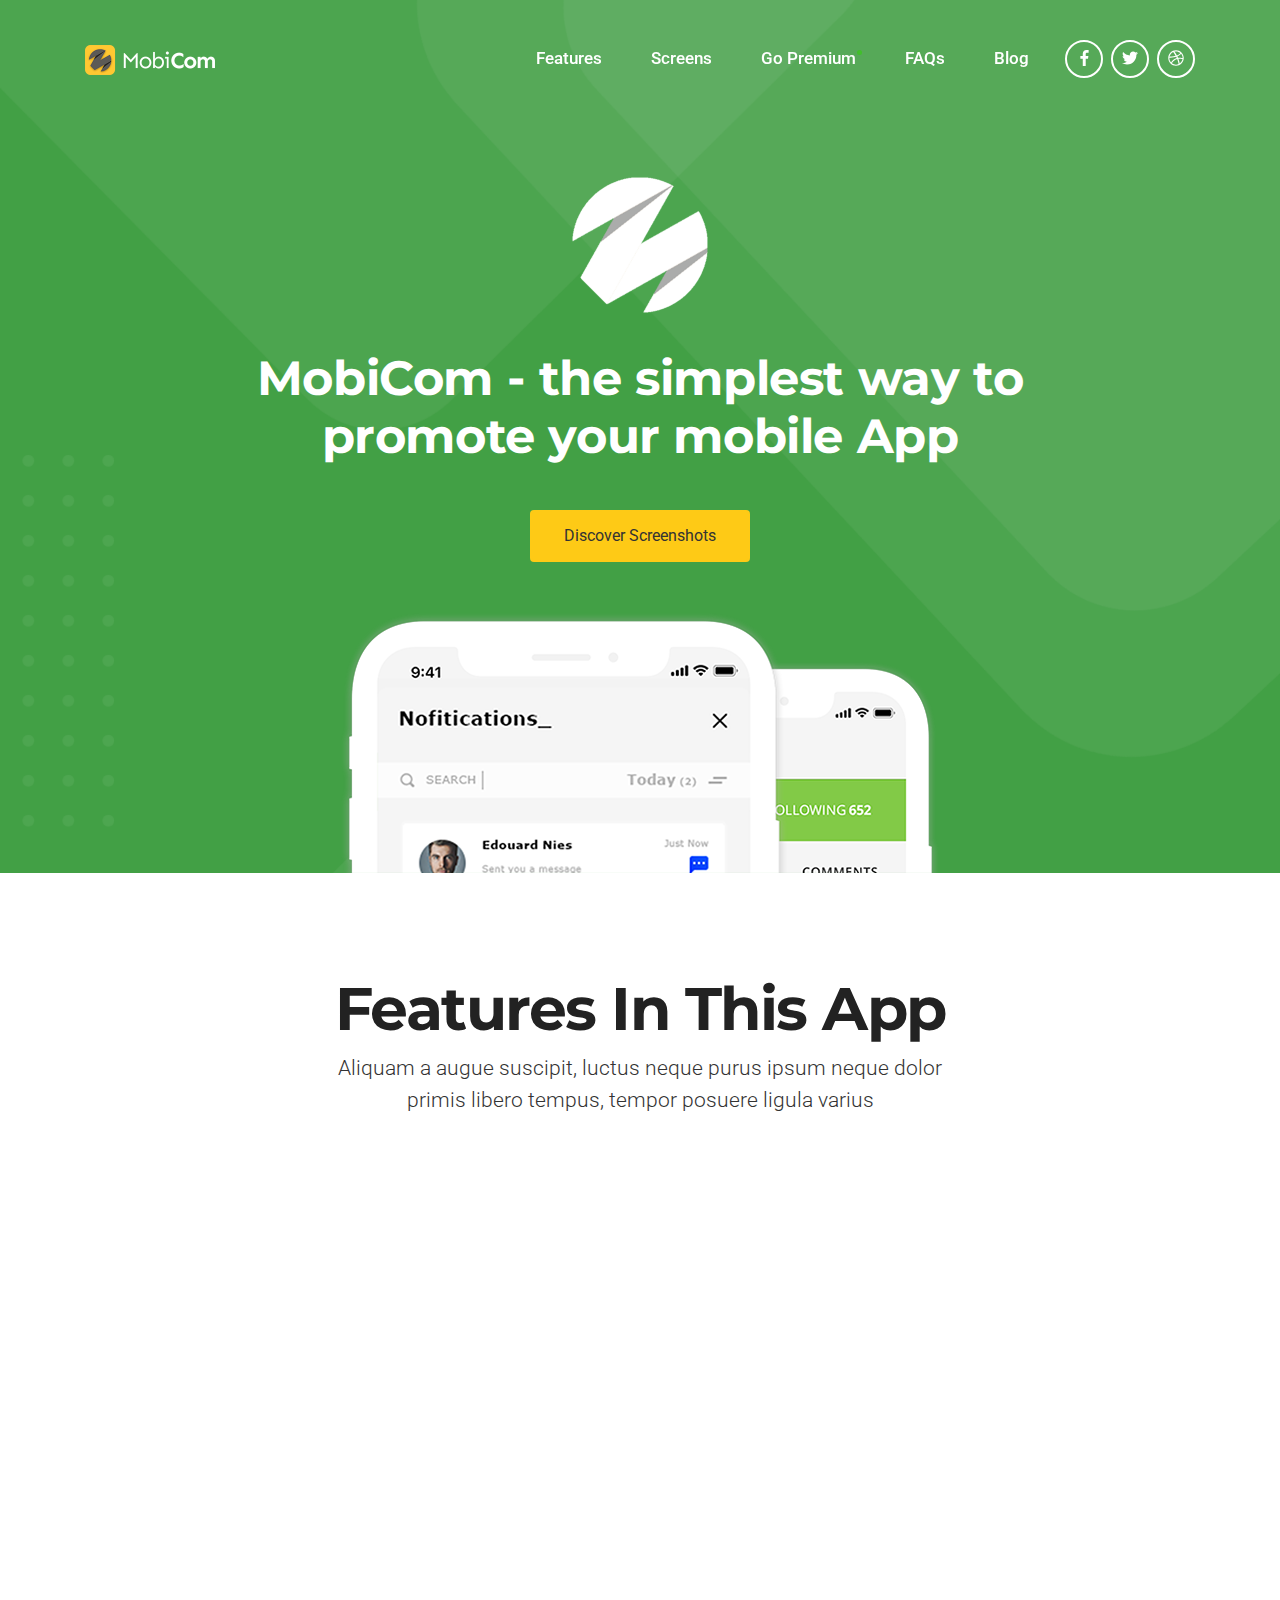
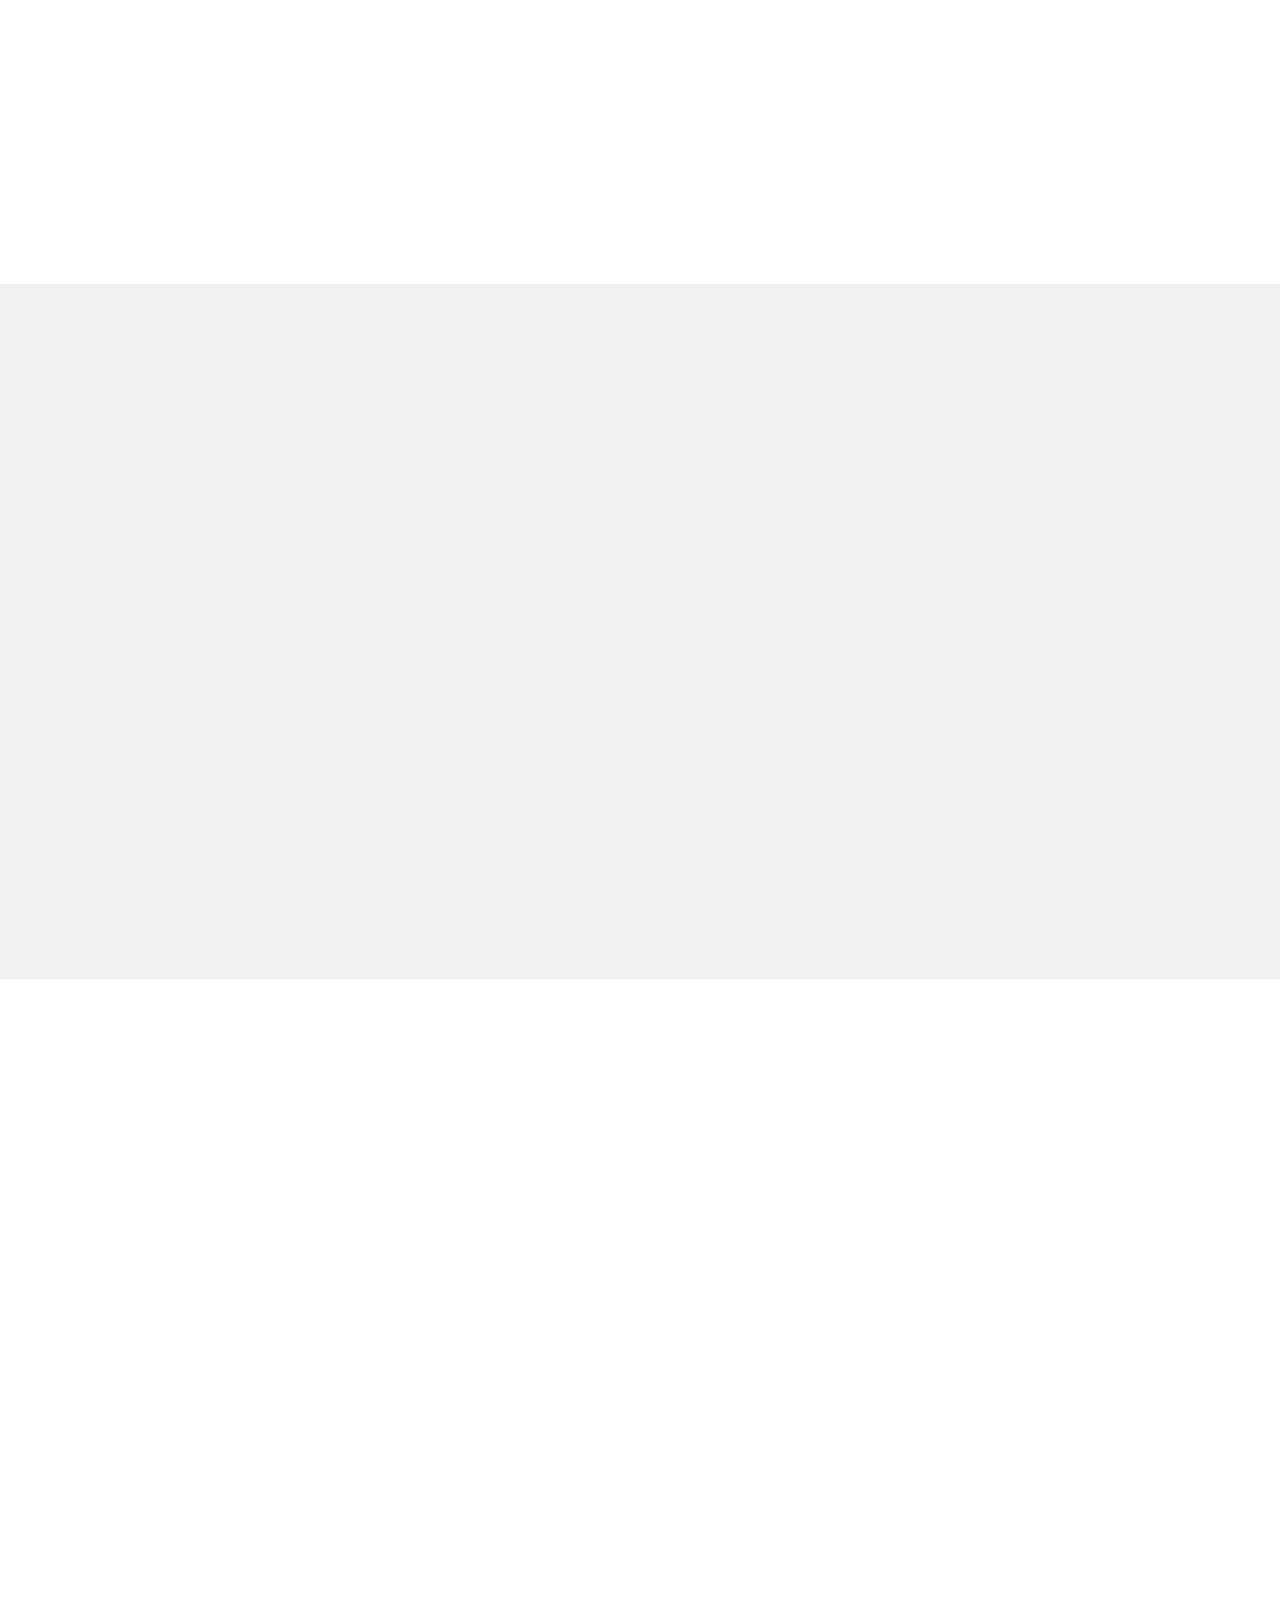
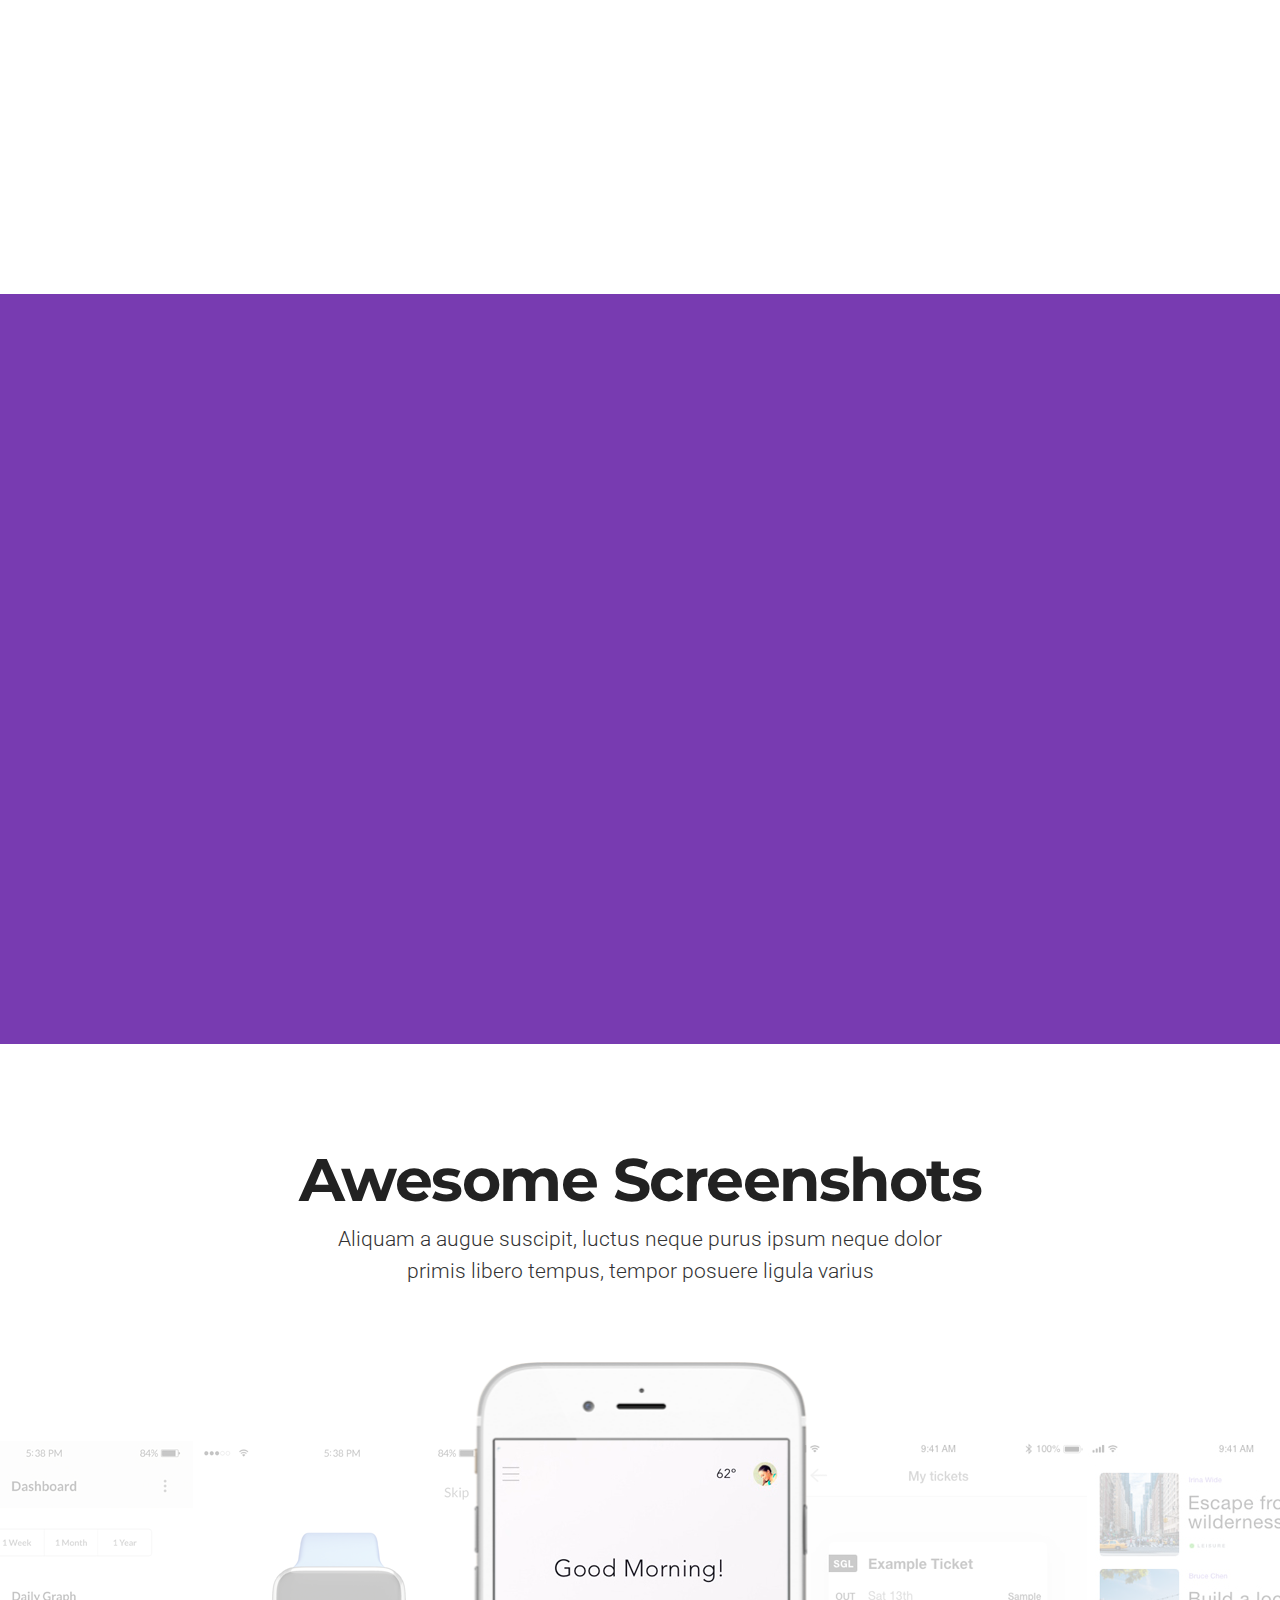
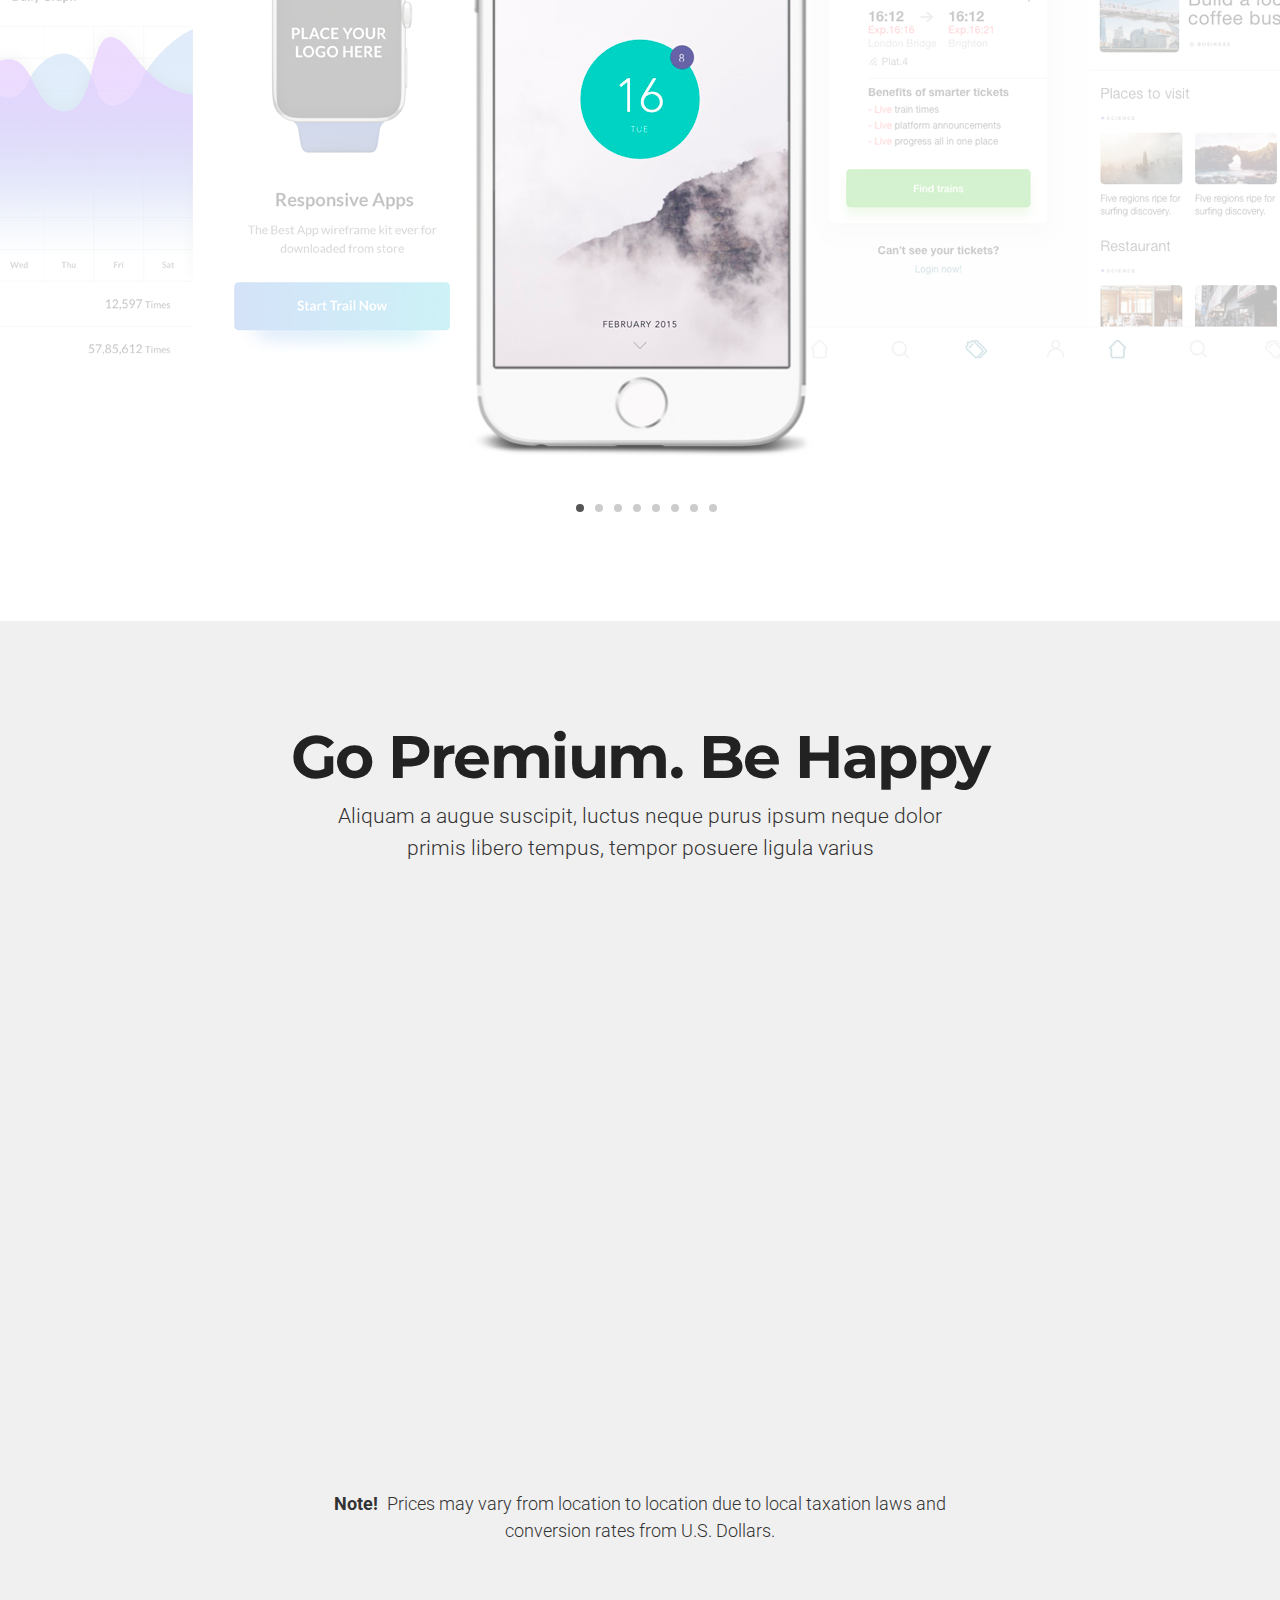
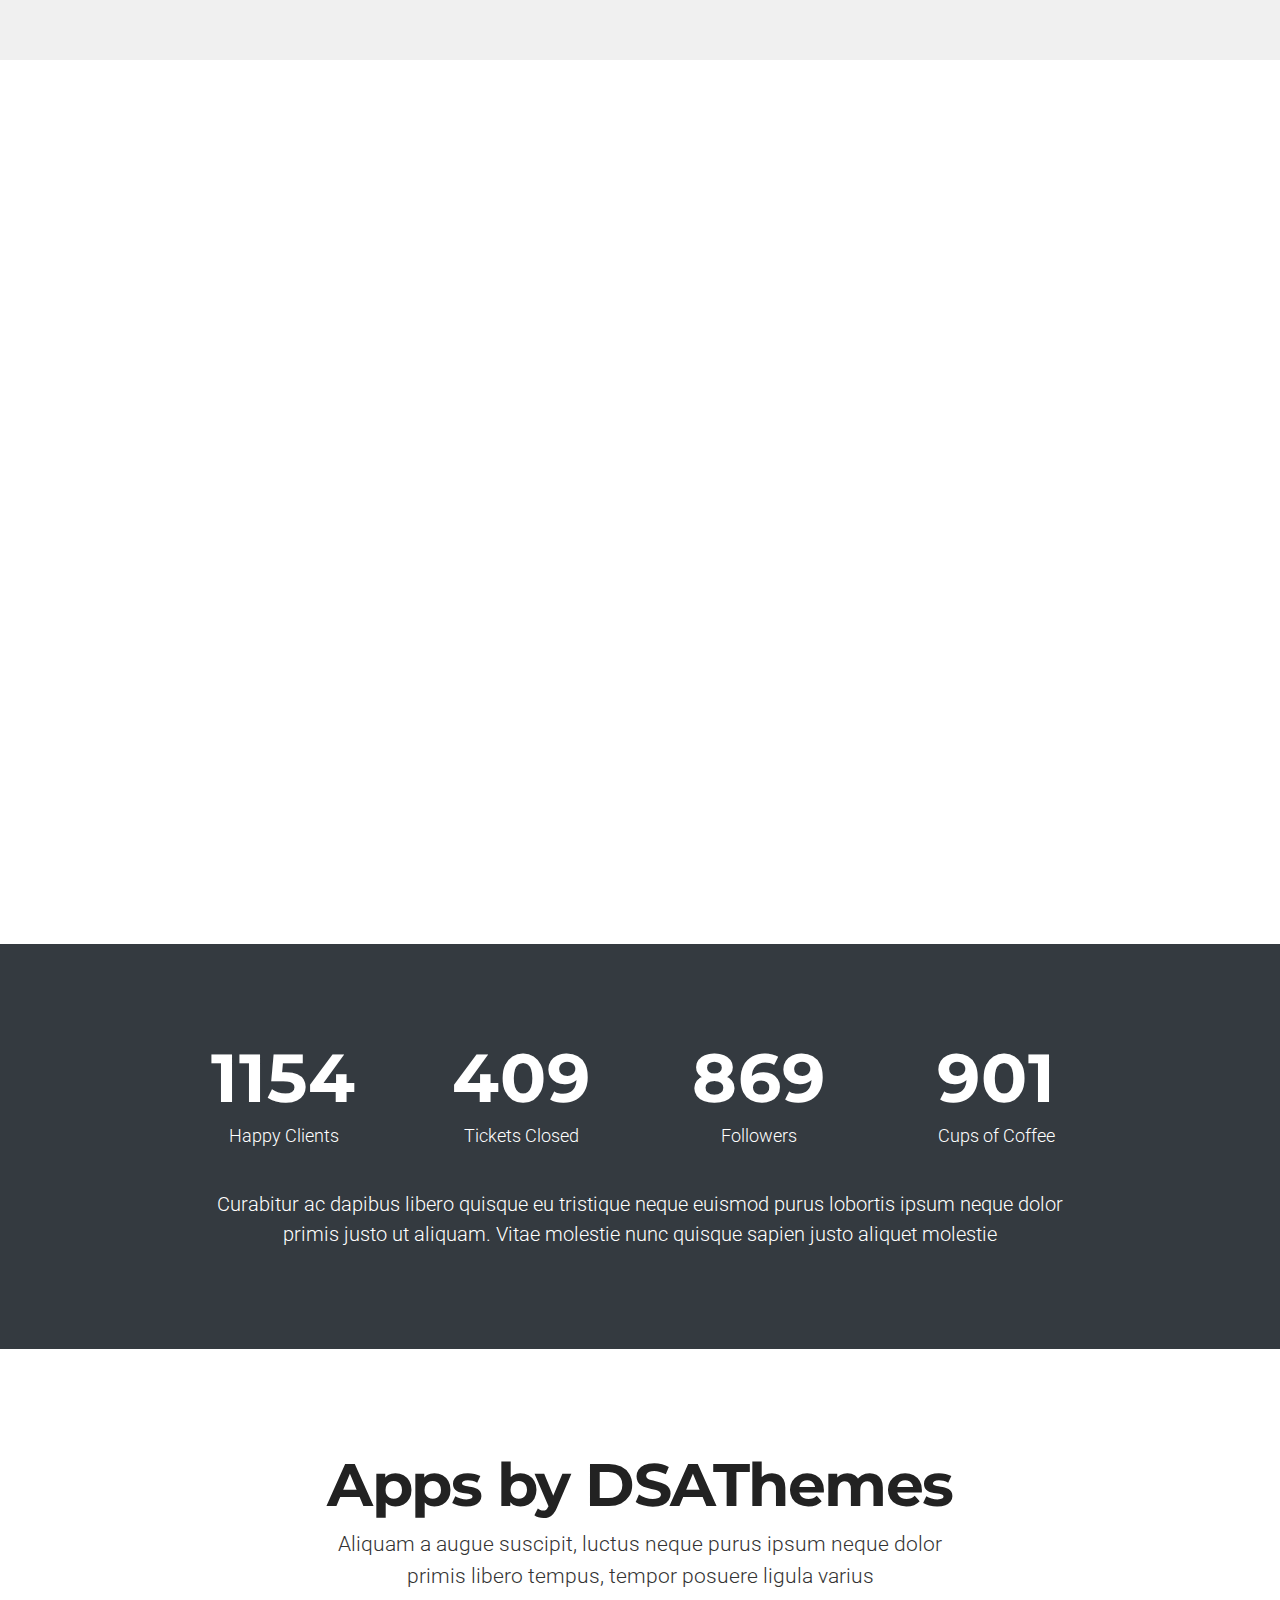
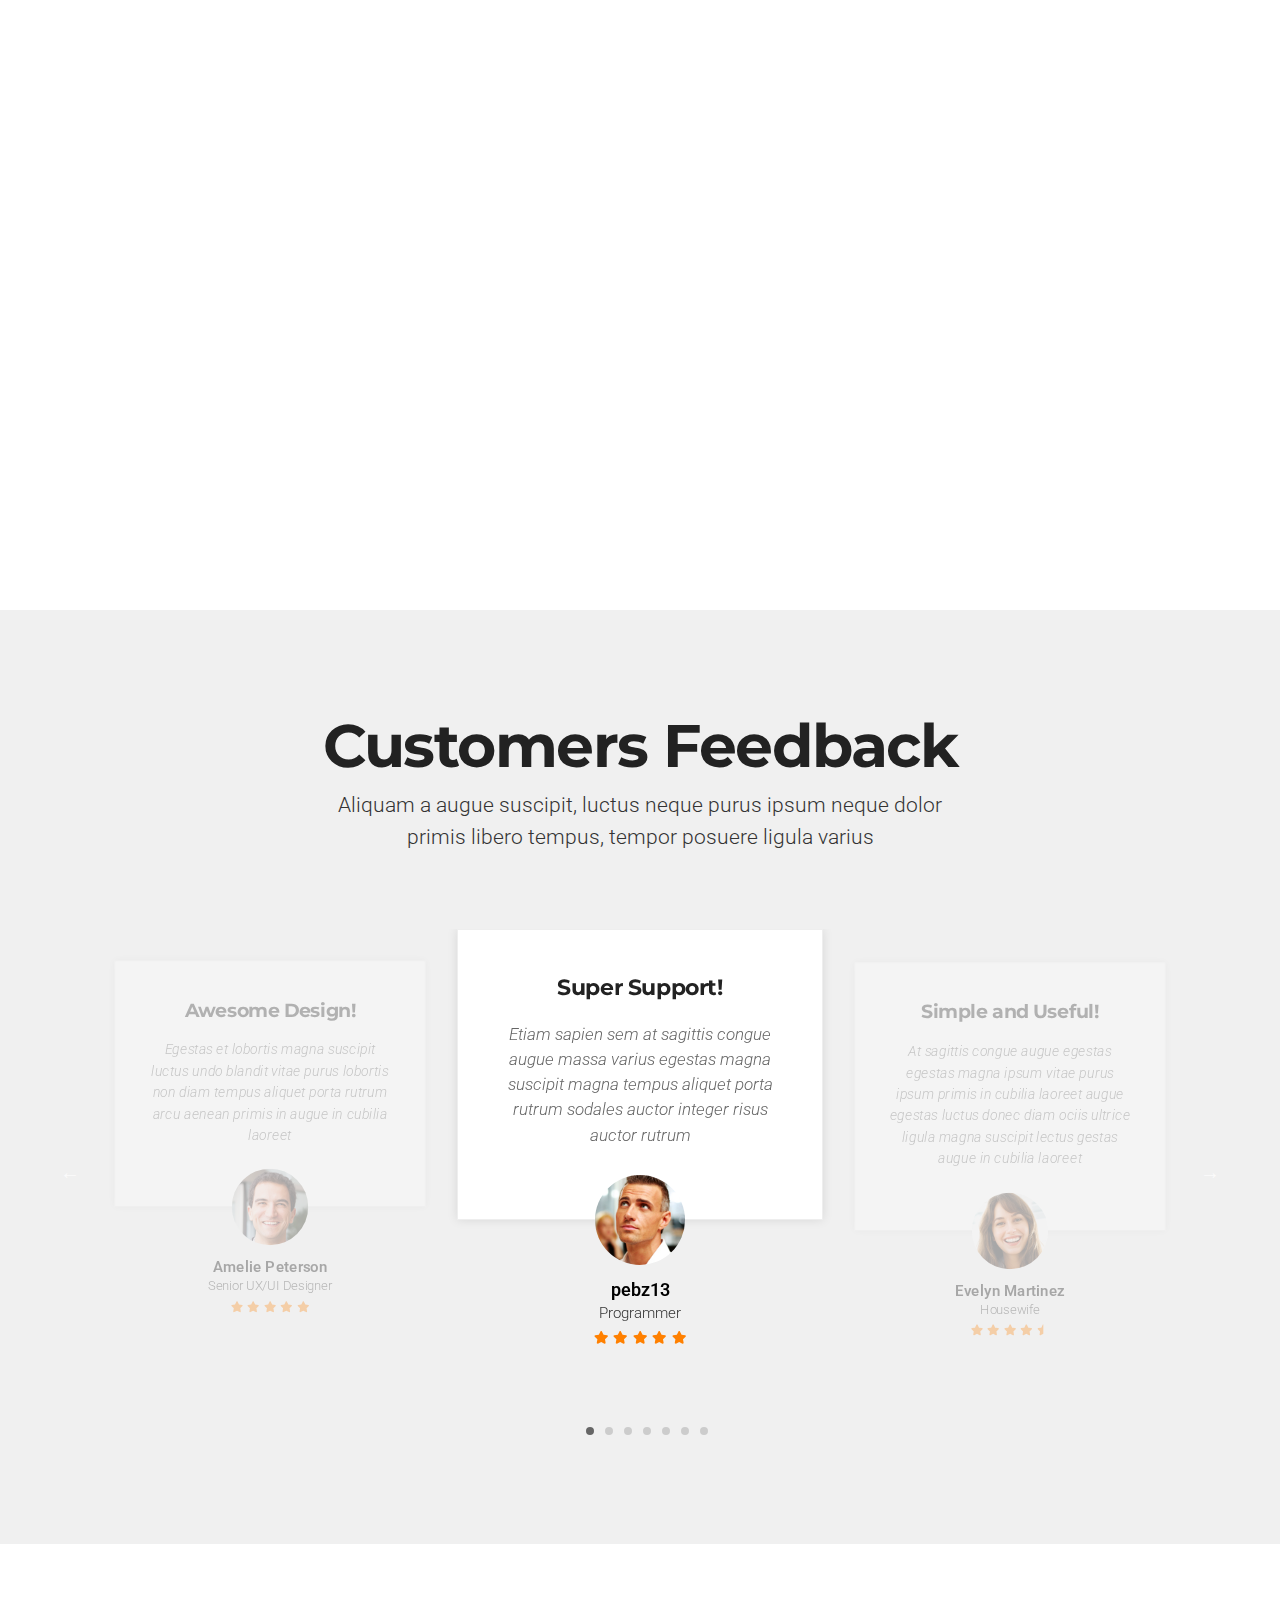
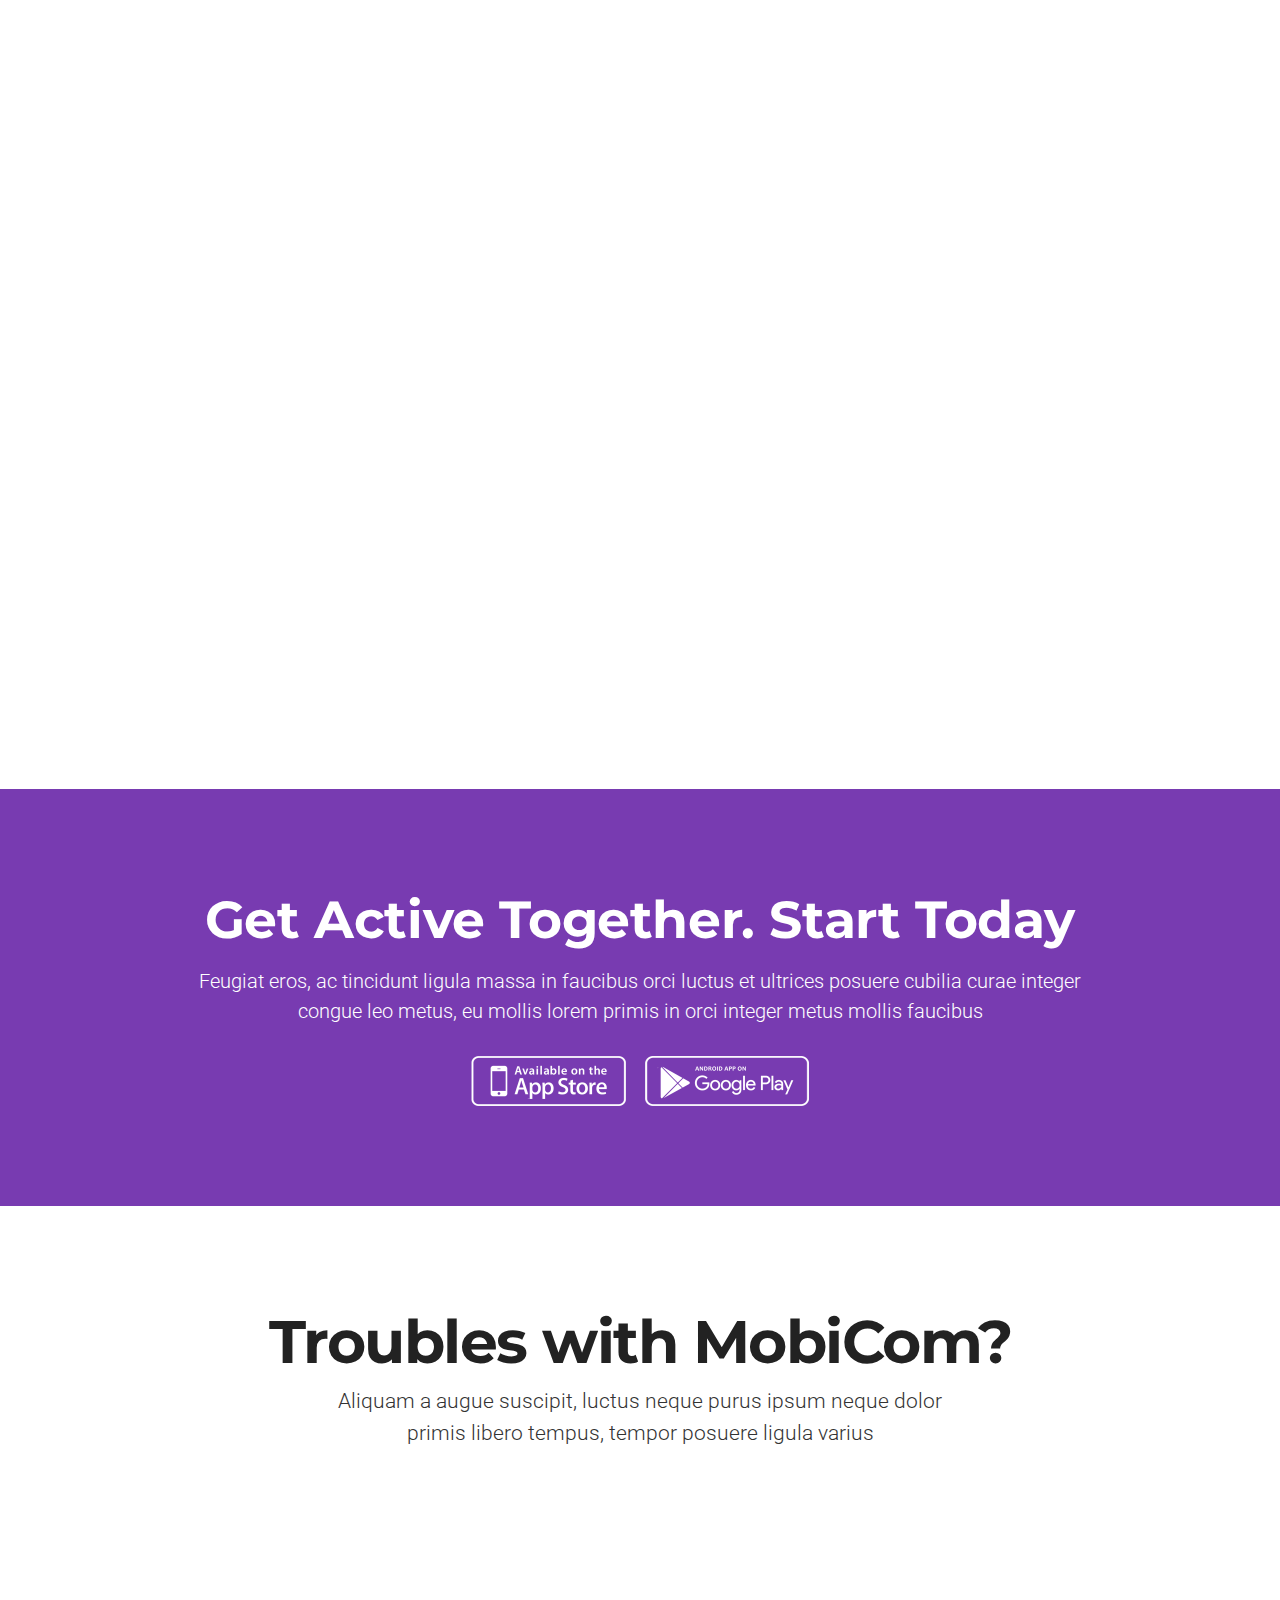
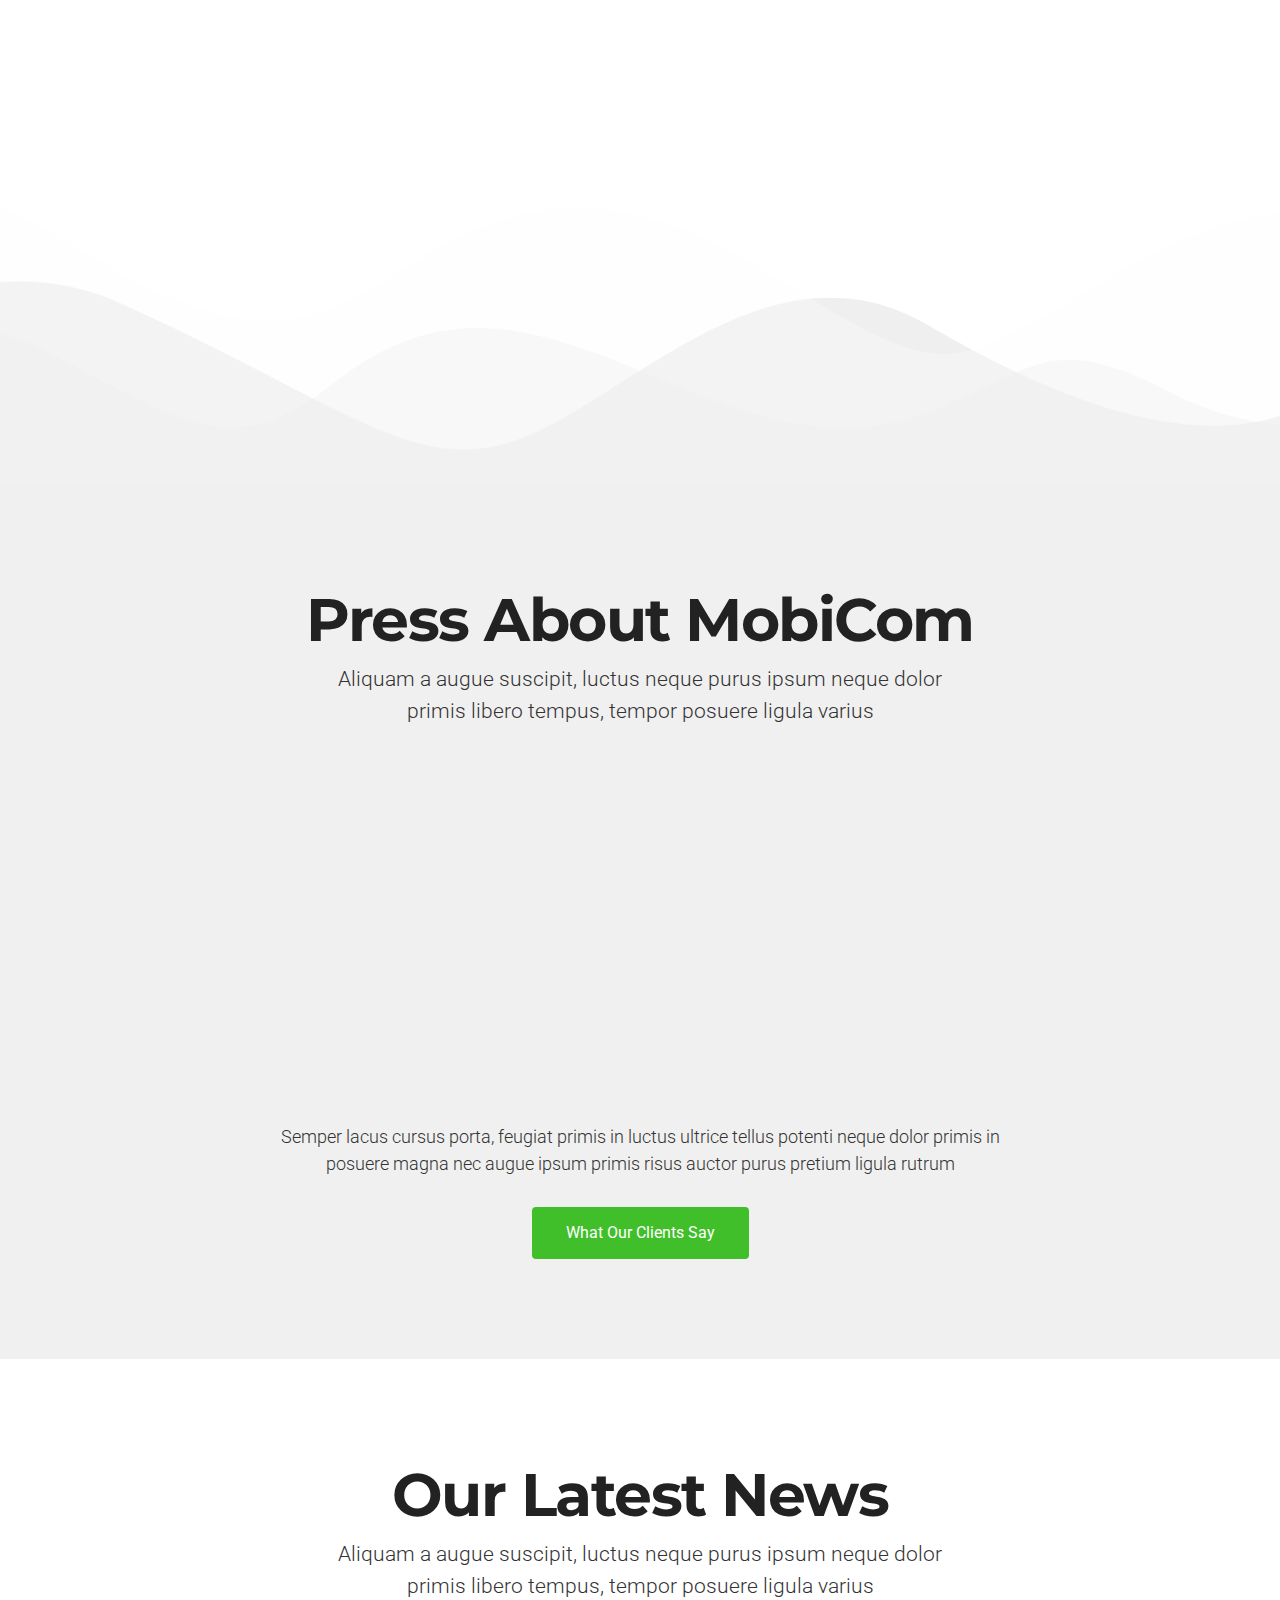
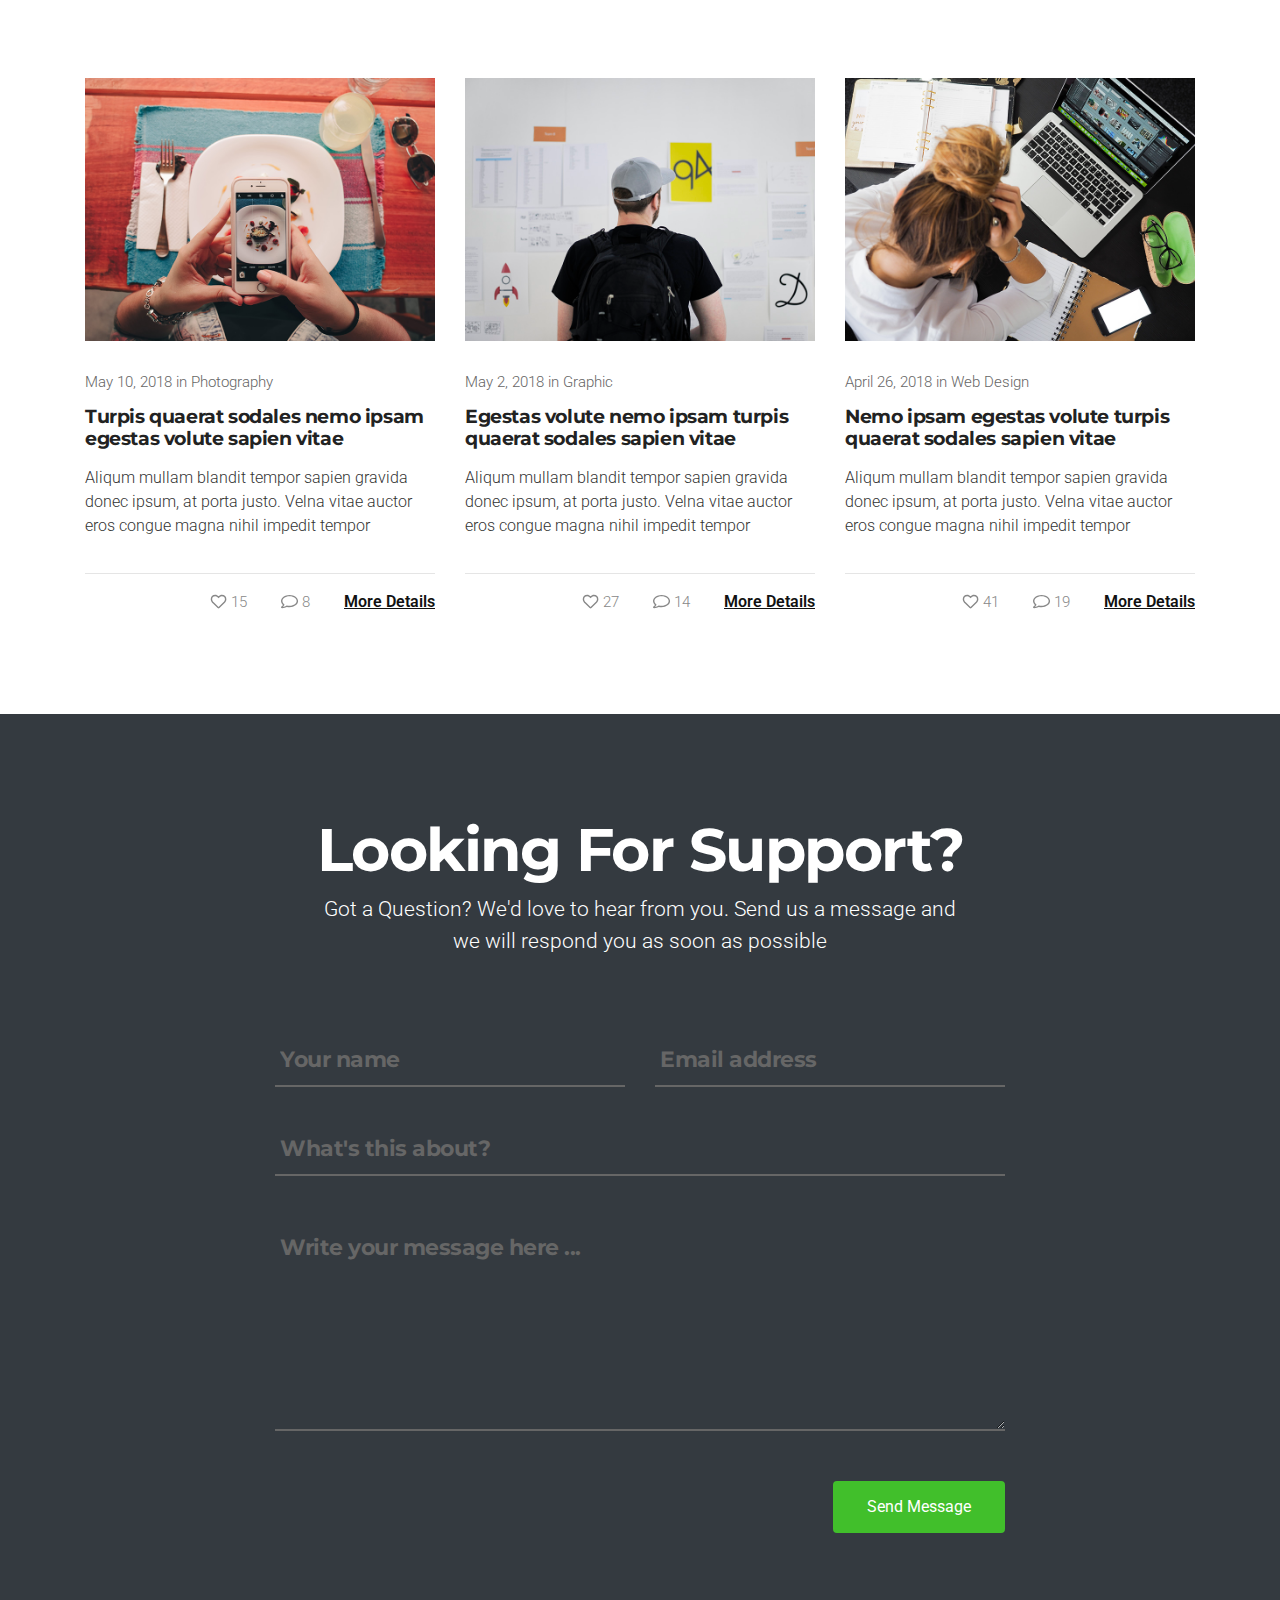
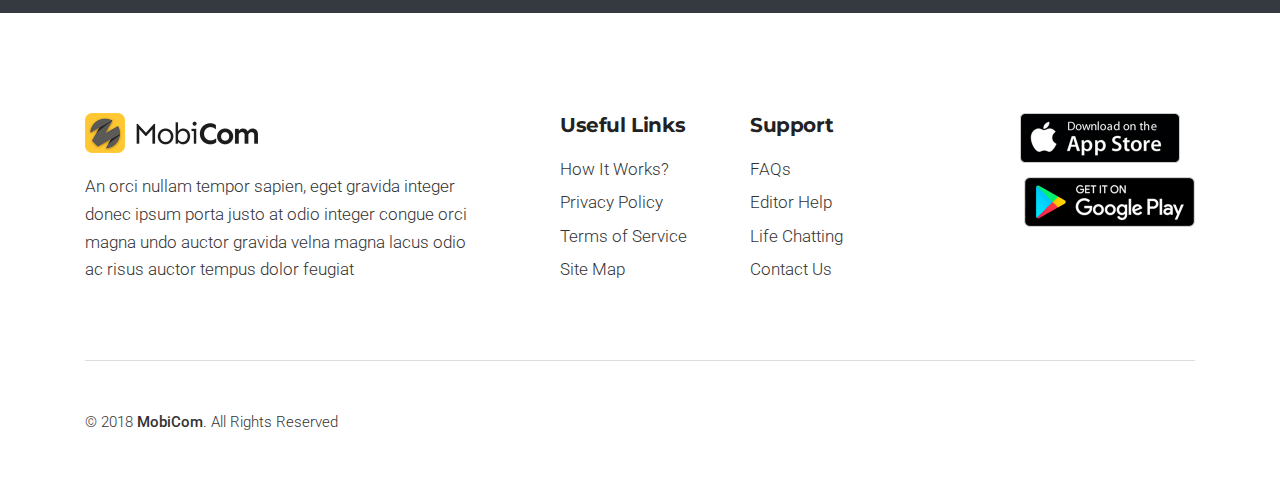
<file: demo-4.html>
<!DOCTYPE html>
<!-- MobiCom - Mobile App Landing Page Template design by DSAThemes (http://www.dsathemes.com) -->
<!--[if lt IE 7 ]><html class="ie ie6" lang="en"> <![endif]-->
<!--[if IE 7 ]><html class="ie ie7" lang="en"> <![endif]-->
<!--[if IE 8 ]><html class="ie ie8" lang="en"> <![endif]-->
<!--[if (gte IE 9)|!(IE)]><!-->
<html lang="en">



	
<!-- Mirrored from dsathemes.com/html/mobicom/files/demo-4.html by HTTrack Website Copier/3.x [XR&CO'2014], Sat, 28 Sep 2019 23:57:41 GMT -->
<head>



		<meta charset="utf-8">
		<meta http-equiv="X-UA-Compatible" content="IE=edge"/>
		<meta name="author" content="DSAThemes"/>	
		<meta name="description" content="MobiCom - Mobile App Landing Page Template"/>
		<meta name="keywords" content="Responsive, HTML5 template, DSAThemes, Mobile, Application, One Page, Landing, Mobile App">	
		<meta name="viewport" content="width=device-width, initial-scale=1.0"/>
				
  		<!-- SITE TITLE -->
		<title>MobiCom - Mobile App Landing Page Template</title>
							
		<!-- FAVICON AND TOUCH ICONS  -->
		<link rel="shortcut icon" href="images/favicon.ico" type="image/x-icon">
		<link rel="icon" href="images/favicon.ico" type="image/x-icon">
		<link rel="apple-touch-icon" sizes="152x152" href="images/apple-touch-icon-152x152.png">
		<link rel="apple-touch-icon" sizes="120x120" href="images/apple-touch-icon-120x120.png">
		<link rel="apple-touch-icon" sizes="76x76" href="images/apple-touch-icon-76x76.png">
		<link rel="apple-touch-icon" href="images/apple-touch-icon.png">

		<!-- GOOGLE FONTS -->
		<link href="https://fonts.googleapis.com/css?family=Roboto:300,400,500,700,900" rel="stylesheet"> 		
		<link href="https://fonts.googleapis.com/css?family=Montserrat:300,400,500,600,700" rel="stylesheet"> 

		<!-- BOOTSTRAP CSS -->
		<link href="css/bootstrap.min.css" rel="stylesheet">
				
		<!-- FONT ICONS -->
		<link href="css/fa-svg-with-js.css" rel="stylesheet">	
		<link href="css/pe-icon-7-stroke.css" rel="stylesheet">

		<!-- PLUGINS STYLESHEET -->
		<link href="css/magnific-popup.css" rel="stylesheet">
		<link href="css/slick.css" rel="stylesheet">
		<link href="css/slick-theme.css" rel="stylesheet">

		<!-- On Scroll Animations -->
		<link href="css/animate.css" rel="stylesheet">
				
		<!-- TEMPLATE CSS -->
		<link href="css/style.css" rel="stylesheet"> 	

		<!-- RESPONSIVE CSS -->
		<link href="css/responsive.css" rel="stylesheet"> 

		

	</head>



	<body>




		<!-- PRELOADER
		============================================= -->		
		<div id="loader-wrapper">
			<div id="loader">
				<ul class="cssload-flex-container">
					<li><span class="cssload-loading"></span></li>
				</ul>
			</div>
		</div>




		<!-- PAGE CONTENT
		============================================= -->	
		<div id="page" class="page">




			<!-- HEADER
			============================================= -->
			<header id="header" class="header">
				<nav class="navbar fixed-top navbar-expand-lg navbar-dark bg-tra">
					<div class="container">


						<!-- LOGO IMAGE -->
						<!-- For Retina Ready displays take a image with double the amount of pixels that your image will be displayed (e.g 260 x 60 pixels) -->
				 		<a href="#hero-4" class="navbar-brand logo-white"><img src="images/logo-white.png" width="130" height="30" alt="header-logo"></a>
				 		<a href="#hero-4" class="navbar-brand logo-black"><img src="images/logo.png" width="130" height="30" alt="header-logo"></a>


				 		<!-- Responsive Menu Button -->
				 		<button class="navbar-toggler" type="button" data-toggle="collapse" data-target="#navbarSupportedContent" aria-controls="navbarSupportedContent" aria-expanded="false" aria-label="Toggle navigation">
				   		 	<span class="navbar-toggler-icon"></span>
				  		</button>


				  		<!-- Navigation Menu -->
				  		<div id="navbarSupportedContent" class="collapse navbar-collapse">
					   		<ul class="navbar-nav ml-auto">

					   			<li class="nav-item nl-simple"><a class="nav-link" href="#features-3">Features</a></li>				     							
					      		<li class="nav-item nl-simple"><a class="nav-link" href="#screens-1">Screens</a></li>

					      		<!-- Dropdown Link 
					      		<li class="nav-item dropdown">
							        <a class="nav-link dropdown-toggle" href="#" id="navbarDropdown" role="button" data-toggle="dropdown" aria-haspopup="true" aria-expanded="false">
							          Features
							        </a>
							        <div class="dropdown-menu" aria-labelledby="navbarDropdown">
							        	<a class="dropdown-item" href="#">Why MobiCom</a>
							         	<a class="dropdown-item" href="#">How It Works</a>
							          	<div class="dropdown-divider"></div>
							         	<a class="dropdown-item" href="#">Watch Video</a>
							        </div>
							    </li>-->
							    
					      		<li class="nav-item nl-simple"><a class="nav-link pre-link" href="#pricing-1">Go Premium<span></span></a></li>
					      		<li class="nav-item nl-simple"><a class="nav-link" href="#faqs-1">FAQs</a></li>
					      		<li class="nav-item nl-simple"><a class="nav-link" href="#blog-1">Blog</a></li>

								<!-- Header Social Icons -->															
								<li class="header-socials clearfix">
									<span><a href="#" class="ico-facebook"><i class="fab fa-facebook-f"></i></a></span>
									<span><a href="#" class="ico-twitter"><i class="fab fa-twitter"></i></a></span>
									<span><a href="#" class="ico-dribbble"><i class="fab fa-dribbble"></i></a></span>	

									<!--
									<span><a href="#" class="ico-behance"><i class="fab fa-behance"></i></a></span>										
									<span><a href="#" class="ico-instagram"><i class="fab fa-instagram"></i></a></span>
									<span><a href="#" class="ico-pinterest"><i class="fab fa-pinterest-p"></i></a></span>
									<span><a href="#" class="ico-google-plus"><i class="fab fa-google-plus-g"></i></a></span>
									<span><a href="#" class="ico-linkedin"><i class="fab fa-linkedin-in"></i></a></span>
									<span><a href="#" class="ico-tumblr"><i class="fab fa-tumblr"></i></a></span>
									<span><a href="#" class="ico-youtube"><i class="fab fa-youtube"></i></a></span>
									<span><a href="#" class="ico-vk"><i class="fab fa-vk"></i></a></span>																		
									-->
								</li>

					      	</ul>
					    </div>	<!-- End Navigation Menu -->


					</div>	  <!-- End container -->
				</nav>	   <!-- End navbar  -->
			</header>	<!-- END HEADER -->




			<!-- HERO-4
			============================================= -->	
			<section id="hero-4" class="bg-scroll bg-green hero-section division">
				<div class="container white-color">	


					<!-- HERO TEXT -->
					<div class="row">
						<div class="col-md-10 offset-md-1">
							<div class="hero-txt text-center">


								<!-- HERO APP LOGO -->
								<div class="hero-app-logo animated" data-animation="fadeInUp" data-animation-delay="300">
									<img class="img-fluid" src="images/hero-logo-white.png" width="150" height="150" alt="hero-app-logo">
								</div>

								<!-- Title -->
								<h3 class="h3-xl animated" data-animation="fadeInUp" data-animation-delay="400">
								   MobiCom - the simplest way to promote your mobile App
								</h3>

								<!-- Button -->
								<a href="#screens-1" class="btn btn-yellow animated" data-animation="fadeInUp" data-animation-delay="500">
								   Discover Screenshots
								</a>

								<!-- Image -->
								<div class="hero-img animated" data-animation="fadeInUp" data-animation-delay="600">
									<img class="img-fluid" src="images/hero-4-img.png" alt="hero-image">
								</div>


							</div>	  <!-- End row -->
						</div>	  <!-- End container -->
					</div>	  <!-- END HERO TEXT -->


				</div>	   <!-- End container --> 
			</section>	<!-- END HERO-4 -->	




			<!-- FEATURES-3
			============================================= -->
			<section id="features-3" class="wide-70 featuress-section division">
				<div class="container">


					<!-- SECTION TITLE 	-->
					<div class="row">	
						<div class="col-md-10 offset-md-1 section-title">	

							<!-- Title 	-->	
							<h2 class="h2-lg">Features In This App</h2>	

							<!-- Text -->
							<p>Aliquam a augue suscipit, luctus neque purus ipsum neque dolor primis libero tempus, 
							   tempor posuere ligula varius
							</p>
								
						</div>		
					</div> 	<!-- END SECTION TITLE -->


			 		<div class="row">


			 			<!-- FEATURE BOX #1 -->
						<div class="col-md-6 col-lg-3 animated" data-animation="fadeInUp" data-animation-delay="300">
							<div class="fbox-3 box-icon-lg green-hover">
								<div class="box-line"></div>
								
								<!-- Icon -->
								<span class="pe-7s-piggy"></span>
									
								<!-- Title -->
								<h5 class="h5-md">Free Trial</h5>

								<!-- Text -->
								<p class="grey-color">Ligula risus auctor tempus dolor lacinia</p>																													
							</div>							
						</div>	


			 			<!-- FEATURE BOX #2 -->
						<div class="col-md-6 col-lg-3 animated" data-animation="fadeInUp" data-animation-delay="400">
							<div class="fbox-3 box-icon-lg green-hover">
								<div class="box-line"></div>
								
								<!-- Icon -->
								<span class="pe-7s-vector"></span>
									
								<!-- Title -->
								<h5 class="h5-md">Unique Design</h5>	

								<!-- Text -->
								<p class="grey-color">Dolor feugiat felis lacinia risus an auctor porta</p>

							</div>							
						</div>
							
							
						<!-- FEATURE BOX #3 -->
						<div class="col-md-6 col-lg-3 animated" data-animation="fadeInUp" data-animation-delay="500">
							<div class="fbox-3 box-icon-lg green-hover">
								<div class="box-line"></div>
								
								<!-- Icon -->
								<span class="pe-7s-target"></span>
									
								<!-- Title -->
								<h5 class="h5-md">Cross-Platform</h5>
									
								<!-- Text -->
								<p class="grey-color">Ligula auctor tempus unt dolor feugiat felis</p>												
														
							</div>							
						</div>
								
								
						<!-- FEATURE BOX #4 -->
						<div class="col-md-6 col-lg-3 animated" data-animation="fadeInUp" data-animation-delay="600">
							<div class="fbox-3 box-icon-lg green-hover">
								<div class="box-line"></div>
								
								<!-- Icon -->
								<span class="pe-7s-edit"></span>
									
								<!-- Title -->
								<h5 class="h5-md">User Friendly</h5>	

								<!-- Text -->
								<p class="grey-color">Ultrice ligula risus auctor tempus dolor lacinia</p>														
							
							</div>							
						</div>	


						<!-- FEATURE BOX #5 -->
						<div class="col-md-6 col-lg-3 animated" data-animation="fadeInUp" data-animation-delay="700">
							<div class="fbox-3 box-icon-lg green-hover">
								<div class="box-line"></div>
								
								<!-- Icon -->
								<span class="pe-7s-mail-open-file"></span>
									
								<!-- Title -->
								<h5 class="h5-md">Mailer Engine</h5>

								<!-- Text -->
								<p class="grey-color">Feugiat primis in lacinia risus an auctor</p>

							</div>							
						</div>


						<!-- FEATURE BOX #6 -->
						<div class="col-md-6 col-lg-3 animated" data-animation="fadeInUp" data-animation-delay="800">
							<div class="fbox-3 box-icon-lg green-hover">
								<div class="box-line"></div>
								
								<!-- Icon -->
								<span class="pe-7s-bell"></span>
									
								<!-- Title -->
								<h5 class="h5-md">Notifications</h5>

								<!-- Text -->
								<p class="grey-color">Semper lacus cursus porta primis ultrice</p>																												
							</div>							
						</div>	
							
							
						<!-- FEATURE BOX #7 -->
						<div class="col-md-6 col-lg-3 animated" data-animation="fadeInUp" data-animation-delay="900">
							<div class="fbox-3 box-icon-lg green-hover">
								<div class="box-line"></div>
								
								<!-- Icon -->
								<span class="pe-7s-refresh-2"></span>
									
								<!-- Title -->
								<h5 class="h5-md">Free Updates</h5>
									
								<!-- Text -->
								<p class="grey-color">Cursus porta in ultrice risus auctor porta</p>														
														
							</div>							
						</div>
								
								
						<!-- FEATURE BOX #8 -->
						<div class="col-md-6 col-lg-3 animated" data-animation="fadeInUp" data-animation-delay="1000">
							<div class="fbox-3 box-icon-lg green-hover">
								<div class="box-line"></div>
								
								<!-- Icon -->
								<span class="pe-7s-help2"></span>
									
								<!-- Title -->
								<h5 class="h5-md">Fast Support</h5>

								<!-- Text -->
								<p class="grey-color">Risus auctor dolor feugiat felis an auctor</p>																													
							</div>							
						</div>	


			 		</div>	   <!-- End row -->		
			 	</div>	   <!-- End container -->		
			</section>	<!-- END FEATURES-3 -->




			<!-- CONTENT-5
			============================================= -->
			<section id="content-5" class="p-bottom-80 content-section">
				<div class="bg-scroll p-top-100 bg-inner bg-lightgrey division">
					<div class="container">
						<div class="row d-flex align-items-center">

									
							<!-- CONTENT TXT -->	
							<div class="col-md-6">
								<div class="content-txt ind-45">

									
									<!-- Title -->
									<h2 class="h2-xs animated" data-animation="fadeInRight" data-animation-delay="300">
									   Available On All Your Devices
									</h2>
								
									<!-- Text -->
									<p class="animated" data-animation="fadeInRight" data-animation-delay="400">
										An orci nullam tempor sapien, eget gravida integer donec ipsum porta justo at odio integer
									   congue magna undo auctor gravida velna magna orci lacus odio ac risus auctor faucibus orci
									   ligula massa luctus et ultrices posuere cubilia
									</p>

									<!-- APP DEVICES -->	
									<div class="app-devices clearfix animated" data-animation="fadeInRight" data-animation-delay="500">	
									
										<!-- Icons -->
										<i class="fas fa-tablet-alt f-tablet"></i>
										<i class="fas fa-mobile-alt f-phone"></i>

										<!-- Text -->	
										<div class="app-devices-desc">
											<p class="p-small">Available on iPhone, iPad and all Android devices from 5.5</p>
										</div>	

									</div>


								</div>	
							</div>	<!-- END CONTENT TXT -->	


							<!-- CONTENT IMAGE -->
							<div class="col-md-6 animated" data-animation="fadeInLeft" data-animation-delay="500">	
								<div class="content-5-img ind-15">
									<img class="img-fluid" src="images/image-03.png" alt="content-image">
								</div>
							</div>


						</div>	  <!-- End row -->
					</div>	   <!-- End container -->
				</div>		<!-- End Inner Background -->	
			</section>	<!-- END CONTENT-5 -->




			<!-- CONTENT-4
			============================================= -->
			<section id="content-4" class="bg-scroll wide-60 content-section division">
				<div class="container">
			 		<div class="row d-flex align-items-center">


					 	<!-- CONTENT IMAGE -->
						<div class="col-md-6 animated" data-animation="fadeInRight" data-animation-delay="500">
							<div class="content-img">
								<img class="img-fluid" src="images/image-06.png" alt="content-image" />
					 		</div>
						</div>


						<!-- CONTENT TEXT -->
					 	<div class="col-md-6">
					 		<div class="content-txt ind-45">

					 					
					 			<!-- Title -->	
								<h2 class="h2-xs animated" data-animation="fadeInLeft" data-animation-delay="300">
								   Experienced and Skilled
								</h2>

								<!-- Text -->	
								<p class="animated" data-animation="fadeInLeft" data-animation-delay="400">
								   An enim nullam tempor sapien gravida donec enim ipsum porta justo integer at odio velna
								   vitae auctor integer congue magna at pretium purus pretium ligula rutrum luctus risus 
								</p> 
		
								<!-- Title -->	
								<h5 class="h5-md animated" data-animation="fadeInLeft" data-animation-delay="500">
								   Feature Integration
								</h5>
												
								<!-- Text -->	
								<p class="animated" data-animation="fadeInLeft" data-animation-delay="600">
								   An nullam tempor sapien, eget gravida donec enim ipsum porta justo integer at odio velna
								   vitae auctor integer congue
								</p>

								<!-- Title -->	
								<h5 class="h5-md animated" data-animation="fadeInLeft" data-animation-delay="700">
								   Multiple Discussions
								</h5>
												
								<!-- Text -->	
								<p class=" animated" data-animation="fadeInLeft" data-animation-delay="800">
								   Justo integer at odio velna vitae auctor integer congue magna undo impedit. Gravida magna
								   lacus odio ac risus
								</p>


					 		</div>
					 	</div>	<!-- END CONTENT TEXT -->


			 		</div>	   <!-- End row -->		
			 	</div>	   <!-- End container -->		
			</section>	<!-- END CONTENT-4 -->




			<!-- VIDEO-1
			============================================= -->
			<section id="video-1" class="bg-scroll p-top-100 bg-purple video-section division">
				<div class="container white-color">
			 		<div class="row">
			 			<div class="col-lg-10 offset-lg-1 text-center">
			 					

							<!-- Title -->	
				 			<h2 class="h2-lg animated" data-animation="fadeInUp" data-animation-delay="300">	
				 			   Beautiful User Interface
				 			</h2>

							<!-- Text -->	
							<p class="p-lg animated" data-animation="fadeInUp" data-animation-delay="400">	
							   Gravida donec integer ipsum porta justo at odio velna vitae auctor integer magna at
							   risus auctor purus rutrum primis ultrice ligula luctus impedit magna dolor vitae risus
							</p> 

							<!-- Store Badges -->													
							<div class="stores-badge animated" data-animation="fadeInUp" data-animation-delay="500">	

								<!-- AppStore -->	
								<a href="#" class="store">
									<img class="appstore-white" src="images/store_badges/appstore-tra-white.png" width="155" height="50" alt="appstore-logo">
								</a>
																		
								<!-- Google Play -->	
								<a href="#" class="store">
									<img class="googleplay-white" src="images/store_badges/googleplay-tra-white.png" width="164" height="50" alt="googleplay-logo">
								</a>
													
							</div>	<!-- End Store Badges -->


							<!-- VIDEO PREVIEW -->
							<div class="video-preview animated" data-animation="fadeInUp" data-animation-delay="600">		 								 					
								<a class="video-popup" href="https://www.youtube.com/watch?v=kuceVNBTJio"> <!-- Change the link HERE!!! -->
											
									<!-- Play Icon -->
									<div class="video-block-wrapper"><div class="play-icon-green"></div></div>
												
									<!-- Preview Image -->
									<img class="img-fluid" src="images/video-1-img.png" alt="video-preview">

								</a>
			 				</div>


			 			</div>
			 		</div>	   <!-- End row -->		
			 	</div>	   <!-- End container -->		
			</section>	<!-- END VIDEO-1 -->




			<!-- SCREENSHOTS-1
			============================================= -->
			<section id="screens-1" class="bg-scroll no-bg screens-section division">
				
		
				<!-- SECTION TITLE -->
				<div class="container">		
					<div class="row">	
						<div class="col-md-10 offset-md-1 section-title">	

							<!-- Title 	-->	
							<h2 class="h2-lg">Awesome Screenshots</h2>	

							<!-- Text -->
							<p>Aliquam a augue suscipit, luctus neque purus ipsum neque dolor primis libero tempus, 
							   tempor posuere ligula varius
							</p>
							
						</div>		
					</div> 	 <!-- End row --> 	
				</div>	 <!-- END SECTION TITLE -->	
				
					
				<!-- SCREENSHOTS CAROUSEL -->
				<div class="screenshots-wrap">
					 <div class="screens-carousel">

							
						<!-- Screen #1 -->
						<div class="carousel-item">
							<img src="images/portfolio/screen-1.jpg" alt="screenshot">
						</div>
									
						<!-- Screen #2 -->
						<div class="carousel-item">
							<img src="images/portfolio/screen-2.jpg" alt="screenshot">
						</div>
									
						<!-- Screen #3 -->
						<div class="carousel-item">
							<img src="images/portfolio/screen-3.jpg" alt="screenshot">
						</div>
									
						<!-- Screen #4 -->
						<div class="carousel-item">
							<img src="images/portfolio/screen-4.jpg" alt="screenshot">
						</div>
									
						<!-- Screen #5 -->
						<div class="carousel-item">
							<img src="images/portfolio/screen-5.jpg" alt="screenshot">
						</div>
									
						<!-- Screen #6 -->
						<div class="carousel-item">
							<img src="images/portfolio/screen-6.jpg" alt="screenshot">
						</div>
									
						<!-- Screen #7 -->
						<div class="carousel-item">
							<img src="images/portfolio/screen-7.jpg" alt="screenshot">
						</div>
									
						<!-- Screen #8 -->
						<div class="carousel-item">
							<img src="images/portfolio/screen-8.jpg" alt="screenshot">
						</div>
													
					</div>
						
							
					<!-- IPHONE FRAME -->
					<div class="iphone-frame">
						<img src="images/iphone.png" alt="iphone-image">			
					</div>
							
							
				</div>	<!-- END SCREENSHOTS CAROUSEL -->


			</section>	<!-- END SCREENSHOTS-1 -->




			<!-- PRICING-1
			============================================= -->
			<section id="pricing-1" class="bg-lightgrey wide-100 pricing-section division">
				<div class="container">


					<!-- SECTION TITLE -->	
					<div class="row">	
						<div class="col-md-10 offset-md-1 section-title">	

							<!-- Title 	-->	
							<h2 class="h2-lg">Go Premium. Be Happy</h2>	

							<!-- Text -->
							<p>Aliquam a augue suscipit, luctus neque purus ipsum neque dolor primis libero tempus, 
							   tempor posuere ligula varius 
							</p>
									
						</div> 	
					</div>	 <!-- END SECTION TITLE -->


					<div class="row">
						<div class="col-lg-10 col-xl-8 offset-lg-1 offset-xl-2">	
							<div class="row">


								<!-- PRICE PLAN FREE -->
								<div class="col-md-6 animated" data-animation="fadeInRight" data-animation-delay="400">	
									<div class="pricing-table m-bottom-40">		
														
										<!-- Plan Price  -->
										<div class="pricing-plan m-bottom-10">
											<h4 class="h4-md">MobiCom <span>Free</span></h4>									
											<span class="price">Free</span>
										</div>	
																							
										<!-- Pricing Plan Features  -->
										<ul class="features">
											<li><i class="fas fa-check"></i> 20 Users Tasks</li>
											<li><i class="fas fa-check"></i> 5 GB of Storage</li>
											<li class="disabled-option"><i class="fas fa-check"></i> Theme Customization</li>							
											<li class="disabled-option"><i class="fa fa-check" aria-hidden="true"></i> Free Email Support</li>
											<li class="disabled-option"><i class="fa fa-check" aria-hidden="true"></i> Security Suite</li>
										</ul>

											<!-- Pricing Table Button  -->
										<a href="#" class="btn btn-tra-black">Get Started</a>

									</div>
								</div>	<!-- END PRICE PLAN FREE -->


								<!-- PRICE PLAN PRO -->
								<div class="col-md-6 animated" data-animation="fadeInLeft" data-animation-delay="400">	
									<div class="pricing-table m-bottom-40">	
											
										<!-- Plan Price  -->
										<div class="pricing-plan m-bottom-10">
											<h4 class="h4-md">MobiCom <span>Pro</span></h4>	
											<sup>$</sup>								
											<span class="price">2.39</span>
											<sup class="validity"> / monthly</sup>
										</div>	
																							
										<!-- Pricing Plan Features  -->
										<ul class="features">
											<li><i class="fas fa-check"></i> Unlimited Tasks</li>
											<li><i class="fas fa-check"></i> 10 GB of Storage</li>
											<li><i class="fas fa-check"></i> Theme Customization</li>							
											<li><i class="fas fa-check"></i> Free Email Support</li>
											<li><i class="fas fa-check"></i> Security Suite</li>
										</ul>

										<!-- Pricing Table Button  -->
										<a href="#" class="btn btn-lightgreen">Upgrade to PRO</a>
												
									</div>
								</div>	<!-- END PRICE PLAN PRO -->


							</div>	


							<!-- PRICING NOTICE TEXT -->
							<div class="pricing-notice text-center">							
								<p class="p-md"><span>Note!</span> Prices may vary from location to location due to local taxation laws and
								   conversion rates from U.S. Dollars.</p>
							</div>	


						</div>	
					</div>	 <!-- End row -->


				</div>	   <!-- End container -->
			</section>	<!-- END PRICING-1 -->	



	
			<!-- CONTENT-1
			============================================= -->
			<section id="content-1" class="bg-scroll wide-60 content-section division">
				<div class="container">
			 		<div class="row d-flex align-items-center">


					 	<!-- CONTENT TEXT -->
					 	<div class="col-md-6">
					 		<div class="content-txt ind-45">


					 			<!-- Title -->	
								<h2 class="h2-xs animated" data-animation="fadeInRight" data-animation-delay="300">
								   Capture all your thoughts
								</h2>

								<!-- Text -->
								<p class=" animated" data-animation="fadeInRight" data-animation-delay="400">
								   An enim nullam tempor sapien gravida donec enim ipsum porta justo integer at odio velna vitae
								   auctor integer congue magna at pretium purus pretium ligula rutrum luctus risus ultrice luctus
								   in ligula blandit congue magna undo impedit
								</p> 

								<!-- QUOTE -->
								<div class="quote animated" data-animation="fadeInRight" data-animation-delay="500">
								
									<!-- Quote Text -->
									<p>"Lorem ipsum dolor sit amet, consectetuer adipiscing elit. Aenean magna ligula eget dolor suscipit egestas 
									   viverra dolor iaculis luctus magna suscipit egestas "									   
									</p>																						
												
									<!-- Quote Avatar -->
									<div class="quote-avatar">
										<img src="images/quote-avatar.jpg" alt="quote-avatar">
									</div>
												
									<!-- Quote Author -->
									<div class="quote-author">
										<h5 class="h5-xs">Leslie Serpas</h5>
										<span class="grey-color">Designer of MobiCom</span>
									</div>	
								
								</div>


					 		</div>
					 	</div>	<!-- END CONTENT TEXT -->


					 	<!-- CONTENT IMAGE -->
						<div class="col-md-6 animated" data-animation="fadeInLeft" data-animation-delay="500">
							<div class="content-img">
								<img class="img-fluid" src="images/image-09.png" alt="content-image" />
					 		</div>
						</div>


			 		</div>	   <!-- End row -->		
			 	</div>	   <!-- End container -->		
			</section>	<!-- END CONTENT-1 -->		




			<!-- STATISTIC-1
			============================================= -->
			<div id="statistic-1" class="bg-scroll bg-dark wide-100 statistic-section division">
				<div class="container white-color">


					<!-- STATISTIC BLOCKS -->
					<div class="row">
						<div class="col-lg-10 offset-lg-1">
							<div class="row">


								<!-- STATISTIC BLOCK #1 -->
								<div class="col-sm-3">							
									<div class="statistic-block text-center">							
										<div class="statistic-number">1154</div>
										<p class="p-md">Happy Clients</p>
									</div>								
								</div>

								<!-- STATISTIC BLOCK #2 -->
								<div class="col-sm-3">									
									<div class="statistic-block text-center">								
										<div class="statistic-number">409</div>
										<p class="p-md">Tickets Closed</p>
									</div>							
								</div>

								<!-- STATISTIC BLOCK #3 -->
								<div class="col-sm-3">							
									<div class="statistic-block text-center">								
										<div class="statistic-number">869</div>
										<p class="p-md">Followers</p>	
									</div>						
								</div>

								<!-- STATISTIC BLOCK #4 -->
								<div class="col-sm-3">							
									<div class="statistic-block text-center">					
										<div class="statistic-number">901</div>	
										<p class="p-md">Cups of Coffee</p>
									</div>						
								</div>


							</div>
						</div>
					</div>	<!-- END STATISTIC BLOCKS -->


					<!-- STATISTIC TEXT -->
					<div class="row">
						<div class="col-lg-10 offset-lg-1 text-center">
							<div class="statistic-txt">
							
								<!-- Text -->
								<p class="p-lg">Curabitur ac dapibus libero quisque eu tristique neque euismod purus lobortis ipsum
								   neque dolor primis justo ut aliquam. Vitae molestie nunc quisque sapien justo aliquet molestie
								</p> 

							</div>
						</div>
					</div>	<!-- END STATISTIC TEXT -->


				</div>	 <!-- End container -->		
			</div>	<!-- END STATISTIC-1 -->




			<!-- MORE APPS
			============================================= -->
			<section id="more-apps" class="wide-60 moreapps-section division">
				<div class="container">


					<!-- SECTION TITLE -->	
					<div class="row">	
						<div class="col-md-10 offset-md-1 section-title">	

							<!-- Title 	-->	
							<h2 class="h2-lg">Apps by DSAThemes</h2>	

							<!-- Text -->
							<p>Aliquam a augue suscipit, luctus neque purus ipsum neque dolor primis libero tempus, 
							   tempor posuere ligula varius 
							</p>
									
						</div> 	
					</div>	 <!-- END SECTION TITLE -->


					<div class="row">
						<div class="col-lg-10 offset-lg-1">
							<div class="row">


								<!-- OTHER APP #1 -->
								<div class="col-md-4 animated" data-animation="fadeInUp" data-animation-delay="300">
									<div class="more-app-box text-center m-bottom-40">
										
										<div class="m-img">
											<img class="img-fluid" src="images/app-logo-1.png" width="150" height="150" alt="app-logo">
										</div>

										<!-- Title -->								
										<h5 class="h5-xl">Eventador</h5>
										<span class="app-cat">Productivity</span>

										<!-- Text -->
										<p>Aliquam a augue luctus neque purus ipsum neque dolor primis suscipit</p>

										<!-- Links -->
										<div class="m-links">
											<a href="#"><i class="fab fa-apple"></i> <span>IOS</span></a>
											<a href="#"><i class="fab fa-android"></i> <span>Android</span></a>
										</div>

									</div>
								</div>	<!-- END OTHER APP #1 -->


								<!-- OTHER APP #2 -->
								<div class="col-md-4 animated" data-animation="fadeInUp" data-animation-delay="400">
									<div class="more-app-box text-center m-bottom-40">
										
										<div class="m-img">
											<img class="img-fluid" src="images/app-logo-2.png" width="150" height="150" alt="app-logo">
										</div>

										<!-- Title -->
										<h5 class="h5-xl">UniSet</h5>
										<span class="app-cat">Social Networking</span>

										<!-- Text -->
										<p>Aliquam a augue luctus neque purus ipsum neque dolor primis suscipit</p>

										<!-- Links -->
										<div class="m-links">
											<a href="#"><i class="fab fa-apple"></i> <span>IOS</span></a>
											<a href="#"><i class="fab fa-android"></i> <span>Android</span></a>
										</div>

									</div>
								</div>	<!-- END OTHER APP #2 -->


								<!-- OTHER APP #3 -->
								<div class="col-md-4 animated" data-animation="fadeInUp" data-animation-delay="500">
									<div class="more-app-box text-center m-bottom-40">
										
										<div class="m-img">
											<img class="img-fluid" src="images/app-logo-3.png" width="150" height="150" alt="app-logo">
										</div>

										<!-- Title -->
										<h5 class="h5-xl">LeekApp</h5>
										<span class="app-cat">Finance</span>

										<!-- Text -->
										<p>Aliquam a augue luctus neque purus ipsum neque dolor primis suscipit</p>

										<!-- Links -->
										<div class="m-links">
											<a href="#"><i class="fab fa-apple"></i> <span>IOS</span></a>
											<a href="#"><i class="fab fa-android"></i> <span>Android</span></a>
										</div>

									</div>
								</div>	<!-- END OTHER APP #3 -->

						
							</div>
						</div>
					</div>	 <!-- End row -->


				</div>	   <!-- End container -->
			</section>	<!-- END MORE APPS -->




			<!-- TESTIMONIALS-2
			============================================= -->
			<section id="reviews-2" class="wide-100 bg-lightgrey reviews-section division">
				<div class="container">
			

			 		<!-- SECTION TITLE -->	
					<div class="row">	
						<div class="col-md-10 offset-md-1 section-title">	

							<!-- Title 	-->	
							<h2 class="h2-lg">Customers Feedback</h2>	

							<!-- Text -->
							<p>Aliquam a augue suscipit, luctus neque purus ipsum neque dolor primis libero tempus, 
							   tempor posuere ligula varius
							</p>
								
						</div>
					</div>	 <!-- END SECTION TITLE -->	
			
			
					<!-- TESTIMONIALS CAROUSEL -->
					<div class="reviews-carousel">
						<div class="center slider">


							<!-- TESTIMONIAL #1 -->
							<div class="review-2">
								
								<!-- Testimonial Text -->
								<div class="review-txt">

									<!-- Title -->
									<h5 class="h5-lg">Super Support!</h5>
									
									<!-- Testimonial Text -->
									<p>Etiam sapien sem at sagittis congue augue massa varius egestas magna suscipit magna tempus aliquet
									   porta rutrum sodales auctor integer risus auctor rutrum	    
									</p>

								</div>

								<!-- Testimonial Author Avatar -->
								<div class="testimonial-avatar text-center">
									<img src="images/review-author-1.jpg" alt="review-author-avatar">
									<p class="testimonial-autor">pebz13</p>
									<span>Programmer</span>
								</div>

								<!-- App Rating -->
								<div class="app-rating">
									<i class="fas fa-star"></i>
									<i class="fas fa-star"></i>
									<i class="fas fa-star"></i>
									<i class="fas fa-star"></i>
									<i class="fas fa-star"></i>
								</div>
																								
							</div>	<!-- END TESTIMONIAL #1 -->
						
							
							<!-- TESTIMONIAL #2 -->
							<div class="review-2">

								<!-- Testimonial Text -->
								<div class="review-txt">

									<!-- Title -->
									<h5 class="h5-lg">Simple and Useful!</h5>	
											
									<!-- Testimonial Text -->
									<p>At sagittis congue augue egestas egestas magna ipsum vitae purus ipsum primis in cubilia laoreet
									   augue egestas luctus donec diam ociis ultrice ligula magna suscipit lectus gestas augue in cubilia
									   laoreet
									</p>

								</div>
																														
								<!-- Testimonial Author Avatar -->
								<div class="testimonial-avatar clearfix">
									<img src="images/review-author-2.jpg" alt="review-author-avatar">
									<p class="testimonial-autor">Evelyn Martinez</p>
									<span>Housewife</span>
								</div>

								<!-- App Rating -->
								<div class="app-rating">
									<i class="fas fa-star"></i>
									<i class="fas fa-star"></i>
									<i class="fas fa-star"></i>
									<i class="fas fa-star"></i>
									<i class="fas fa-star-half"></i>
								</div>
															
							</div>	<!-- END TESTIMONIAL #2 -->
					
						
							<!-- TESTIMONIAL #3 -->
							<div class="review-2">

								<!-- Testimonial Text -->
								<div class="review-txt">

									<!-- Title -->
									<h5 class="h5-lg">Great Flexibility!</h5>	
											
									<!-- Testimonial Text -->
									<p>Mauris donec ociis et magnis sapien etiam sapien sem sagittis congue augue egestas et ultrice
									   ligula egestas magna suscipit lectus gestas magna suscipit luctus undo 
									</p>

								</div>
													
								<!-- Testimonial Author Avatar -->
								<div class="testimonial-avatar clearfix">
									<img src="images/review-author-3.jpg" alt="review-author-avatar">
									<p class="testimonial-autor">Robert Peterson</p>
									<span>SEO Manager</span>
								</div>

								<!-- App Rating -->
								<div class="app-rating">
									<i class="fas fa-star"></i>
									<i class="fas fa-star"></i>
									<i class="fas fa-star"></i>
									<i class="fas fa-star"></i>
									<i class="fas fa-star"></i>
								</div>
															
							</div>	<!-- END TESTIMONIAL #3 -->
								
								
							<!-- TESTIMONIAL #4 -->
							<div class="review-2">

								<!-- Testimonial Text -->
								<div class="review-txt">

									<!-- Title -->
									<h5 class="h5-lg">I love this App!</h5>	
										
									<!-- Testimonial Text -->
									<p>An augue in cubilia laoreet magna suscipit egestas magna ipsum vitae purus ipsum primis in cubilia
									   laoreet augue ultrice ligula egestas magna suscipit lectus gestas magna viverra dolor neque est gravida			   
									</p>

								</div>
										
								<!-- Testimonial Author Avatar -->
								<div class="testimonial-avatar clearfix">
									<img src="images/review-author-4.jpg" alt="review-author-avatar">
									<p class="testimonial-autor">Leslie Serpas</p>
									<span>Internet Surfer</span>
								</div>

								<!-- App Rating -->
								<div class="app-rating">
									<i class="fas fa-star"></i>
									<i class="fas fa-star"></i>
									<i class="fas fa-star"></i>
									<i class="fas fa-star"></i>
								</div>
															
							</div>	<!-- END TESTIMONIAL #4 -->
								
								
							<!-- TESTIMONIAL #5 -->
							<div class="review-2">

								<!-- Testimonial Text -->
								<div class="review-txt">

									<!-- Title -->
									<h5 class="h5-lg">Best App for Around!</h5>	
												
									<!-- Testimonial Text -->
									<p>Egestas egestas magna ipsum vitae purus efficitur ipsum primis in cubilia laoreet augue egestas
									   luctus donec augue in cubilia laoreet ociis vitae purus diam
									</p>	

								</div>					

											
								<!-- Testimonial Author Avatar -->
								<div class="testimonial-avatar clearfix">
									<img src="images/review-author-5.jpg" alt="review-author-avatar">
									<p class="testimonial-autor">Marisol19</p>
									<span>Senior UX/UI Designer</span>
								</div>

								<!-- App Rating -->
								<div class="app-rating">
									<i class="fas fa-star"></i>
									<i class="fas fa-star"></i>
									<i class="fas fa-star"></i>
									<i class="fas fa-star"></i>
									<i class="fas fa-star-half"></i>
								</div>
															
							</div>	<!-- END TESTIMONIAL #5 -->
								
								
							<!-- TESTIMONIAL #6 -->
							<div class="review-2">

								<!-- Testimonial Text -->
								<div class="review-txt">

									<!-- Title -->
									<h5 class="h5-lg">Minimalistic & Beautiful!</h5>	
			
									<!-- Testimonial Text -->
									<p>Augue egestas volutpat egestas et augue in cubilia laoreet magna suscipit luctus undo blandit
									   vitae purus non diam tempus aliquet porta rutrum gestas neque est gravida 
									</p>

								</div>
				
								<!-- Testimonial Author Avatar -->
								<div class="testimonial-avatar clearfix">
									<img src="images/review-author-6.jpg" alt="review-author-avatar">
									<p class="testimonial-autor">Dan Hodges</p>
									<span>Graphic Designer</span>
								</div>

								<!-- App Rating -->
								<div class="app-rating">
									<i class="fas fa-star"></i>
									<i class="fas fa-star"></i>
									<i class="fas fa-star"></i>
									<i class="fas fa-star"></i>
									<i class="fas fa-star"></i>
								</div>
															
							</div>	<!-- END TESTIMONIAL #6 -->
								
								
							<!-- TESTIMONIAL #7 -->
							<div class="review-2">

								<!-- Testimonial Text -->
								<div class="review-txt">

									<!-- Title -->
									<h5 class="h5-lg">Awesome Design!</h5>
											
									<!-- Testimonial Text -->
									<p>Egestas et lobortis magna suscipit luctus undo blandit vitae purus lobortis non diam tempus
									   aliquet porta rutrum arcu aenean primis in augue in cubilia laoreet						   
									</p>

								</div>	
				
								<!-- Testimonial Author Avatar -->
								<div class="testimonial-avatar clearfix">
									<img src="images/review-author-4.jpg" alt="review-author-avatar">
									<p class="testimonial-autor">Amelie Peterson</p>
									<span>Senior UX/UI Designer</span>
								</div>

								<!-- App Rating -->
								<div class="app-rating">
									<i class="fas fa-star"></i>
									<i class="fas fa-star"></i>
									<i class="fas fa-star"></i>
									<i class="fas fa-star"></i>
									<i class="fas fa-star"></i>
								</div>
															
							</div>	<!-- END TESTIMONIAL #7 -->

													
						</div>
					</div>	<!-- TESTIMONIALS CAROUSEL -->


				</div>	   <!-- End container -->
			</section>	<!-- END TESTIMONIALS-2 -->




			<!-- CONTENT-6
			============================================= -->
			<section id="content-6" class="bg-scroll wide-60 content-section division">
				<div class="container">
			 		<div class="row d-flex align-items-center">


			 			<!-- CONTENT TEXT -->
			 			<div class="col-md-6">			 				
			 				<div class="content-txt ind-45">


			 					<!-- CONTENT BOX #1 -->
								<div class="cbox-1 box-icon-sm green-icon animated" data-animation="fadeInRight" data-animation-delay="300">

									<!-- Icon -->
									<span class="pe-7s-graph1"></span>

									<!-- Text -->
									<div class="cbox-1-txt">

										<!-- Title -->
										<h5 class="h5-md">Viverra suscipit egestas magna porta ratione mollis</h5>

										<p class="grey-color">Velna iaculis odio auctor integer congue impedit magna at dolor vitae
										   gravida donec mauris lectus luctus ultrice tellus viverra potenti neque
										</p>

									</div>
			
								</div>
							
							
								<!-- CONTENT BOX #2 -->
								<div class="cbox-1 box-icon-sm green-icon animated" data-animation="fadeInRight" data-animation-delay="400">

									<!-- Icon -->
									<span class="pe-7s-mail-open-file"></span>

									<!-- Text -->
									<div class="cbox-1-txt">

										<!-- Title -->
										<h5 class="h5-md">Magna porta mollis rutrum</h5>

										<!-- Text -->
										<p class="grey-color">Velna iaculis odio auctor integer congue impedit magna viverra at dolor
										   vitae donec mauris lectus laoreet gestas neque feugiat primis
										</p>

									</div>
			
								</div>


								<!-- CONTENT BOX #3 -->
								<div class="cbox-1 box-icon-sm green-icon animated" data-animation="fadeInRight" data-animation-delay="500">

									<!-- Icon -->
									<span class="pe-7s-door-lock"></span>

									<!-- Text -->
									<div class="cbox-1-txt">

										<!-- Title -->
										<h5 class="h5-md">Magna porta ratione sodales at mollis sapien</h5>

										<!-- Text -->
										<p class="grey-color">Velna iaculis odio gravida auctor integer congue magna viverra at dolor
										   vitae donec mauris lectus laoreet impedit gestas neque feugiat primis 
										</p>

									</div>
			
								</div>


			 				</div>
			 			</div>	<!-- END CONTENT TEXT -->


			 			<!-- CONTENT IMAGE -->
			 			<div class="col-md-6 animated" data-animation="fadeInLeft" data-animation-delay="500">
			 				<div class="content-img">
			 					<img class="img-fluid" src="images/image-12.png" alt="content-image" />
			 				</div>
			 			</div>


			 		</div>	   <!-- End row -->		
			 	</div>	   <!-- End container -->	
			</section>	<!-- END CONTENT-6 -->




			<!-- DOWNLOAD-1
			============================================= -->
			<section id="download-1" class="bg-scroll bg-purple wide-100 download-section division">
				<div class="container white-color">
					<div class="row">


						<!-- DOWNLOAD TXT -->
						<div class="col-lg-12">
							<div class="download-txt text-center">


								<!-- Title -->
								<h2 class="h2-xs">Get Active Together. Start Today</h2>

								<!-- Text -->
								<p class="p-lg">Feugiat eros, ac tincidunt ligula massa in faucibus orci luctus et ultrices posuere cubilia curae
								   integer congue leo metus, eu mollis lorem primis in orci integer metus mollis faucibus
								</p>


								<!-- HERO STORE BADGES -->													
								<div class="stores-badge">

									<!-- AppStore -->	
									<a href="#" class="store">
										<img class="appstore-white" src="images/store_badges/appstore-tra-white.png" width="155" height="50" alt="appstore-logo">
									</a>
																	
									<!-- Google Play -->	
									<a href="#" class="store">
										<img class="googleplay-white" src="images/store_badges/googleplay-tra-white.png" width="164" height="50" alt="googleplay-logo">
									</a>
													
								</div>

							
							</div>
						</div>	<!-- END DOWNLOAD TXT -->


					</div>	  <!-- End row -->
				</div>	   <!-- End container -->	
			</section>	<!-- END DOWNLOAD-1 -->




			<!-- FAQs-1
			============================================= -->
			<section id="faqs-1" class="bg-fixed wide-30 faqs-section division" style="background-image: url(images/tra-waves.png);">					
				<div class="container">


					<!-- SECTION TITLE -->	
					<div class="row">	
						<div class="col-md-10 offset-md-1 section-title">	

							<!-- Title 	-->	
							<h2 class="h2-lg">Troubles with MobiCom?</h2>	

							<!-- Text -->
							<p>Aliquam a augue suscipit, luctus neque purus ipsum neque dolor primis libero tempus, 
							   tempor posuere ligula varius
							</p>
									
						</div> 	 <!-- End row --> 	
					</div>	 <!-- END SECTION TITLE -->	


					<div class="row">
						

						<!-- QUESTIONS HOLDER -->
						<div class="col-lg-6">
							<div class="questions-holder ind-30">


								<!-- QUESTION #1 -->
								<div class="question animated" data-animation="fadeInUp" data-animation-delay="300">

									<!-- Question -->
									<h5 class="h5-sm">Lobortis sit magna ornare magna egestas?</h5>

									<!-- Answer -->
									<p>Etiam sit amet mauris suscipit sit amet in odio. Integer congue leo metus. Vitae arcu mollis blandit
									   ultrice ligula egestas magna suscipit lectus magna suscipit luctus undo blandit vitae purus laoreet
									</p>

								</div>	


								<!-- QUESTION #2 -->					
								<div class="question animated" data-animation="fadeInUp" data-animation-delay="400">

									<!-- Question -->
									<h5 class="h5-sm">Placeat axime facere omnis volute?</h5>

									<!-- Answer -->
									<p>An augue egestas an ipsum vitae emo ligula volute ante ipsum primis in faucibus sit ametn in odio.
									   Integer congue leo metus, eu mollis lorem viverra suscipit lectus magna
									</p>

								</div>

										
								<!-- QUESTION #3 -->
								<div class="question animated" data-animation="fadeInUp" data-animation-delay="500">

									<!-- Question -->
									<h5 class="h5-sm">An interdum lobortis pretium ornare?</h5>

									<!-- Answer -->
									<p>Feugiat eros, ac tincidunt ligula massa in faucibus orci luctus et ultrices posuere cubilia curae</p>									

								</div>	


								<!-- QUESTION #4 -->
								<div class="question animated" data-animation="fadeInUp" data-animation-delay="600">

									<!-- Question -->
									<h5 class="h5-sm">Interdum lobortis pretium ornare?</h5>

									<!-- Answer -->
									<p>Praesent semper, lacus sed cursus porta, odio augue ligula massa risus laoreet. Laoreet auctor massa
									   varius egestas amet mauris suscipit semper lacus sed cursus porta feugiat primis
									</p>

								</div>


							</div>
						</div>	<!-- END QUESTIONS HOLDER -->


						<!-- QUESTIONS HOLDER -->
						<div class="col-lg-6">
							<div class="questions-holder ind-30">


								<!-- QUESTION #5 -->
								<div class="question animated" data-animation="fadeInUp" data-animation-delay="300">

									<!-- Question -->
									<h5 class="h5-sm">Aliquam dapibus pretium ornare?</h5>

									<!-- Answer -->
									<p>Feugiat eros ligula massa lipsum primis in orci luctus et ultrices posuere cubilia curae
									   congue lorem. ante ipsum primis in faucibus bibendum sit amet in odio
									</p>

								</div>	

							
								<!-- QUESTION #6 -->					
								<div class="question animated" data-animation="fadeInUp" data-animation-delay="400">

									<!-- Question -->
									<h5 class="h5-sm">Pretium purus lacus tempor an ipsum vitae augue egestas emo ligula?</h5>

									<!-- Answer -->
									<p>Praesent semper lacus sed cursus porta, feugiat primis in orci luctus ligula eros ac ligula
									   massa in faucibus orci luctus et ultrices posuere ante ipsum primis in faucibus bibendum sit
									   amet in odio.
									</p>

								</div>

									
								<!-- QUESTION #6 -->
								<div class="question animated" data-animation="fadeInUp" data-animation-delay="500">

									<!-- Question -->
									<h5 class="h5-sm">Dapibus lobortis pretium ornare?</h5>

									<!-- Answer -->
									<p>Praesent semper, lacus sed cursus porta,feugiat primis in faucibus orci luctus tincidunt ligula 
									   ultrice sapien egestas lobortis magna
									</p>

								</div>


								<!-- QUESTION #7 -->
								<div class="question animated" data-animation="fadeInUp" data-animation-delay="600">

									<!-- Question -->
									<h5 class="h5-sm">Interdum lobortis pretium ornare?</h5>

									<!-- Answer -->
									<p>Feugiat eros, ac tincidunt ligula massa in faucibus orci luctus et ultrices posuere cubilia curae
									   integer congue leo metus, eu mollis lorem primis in orci
									</p>

								</div>	


							</div>
						</div>	<!-- END  QUESTIONS HOLDER -->


					</div>	<!-- End row -->		


				</div>	   <!-- End container -->		
			</section>	<!-- END FAQs-1 -->




			<!-- PRESS-1
			============================================= -->
			<div id="press-1" class="bg-lightgrey wide-100 press-section division">
				<div class="container">


					<!-- SECTION TITLE -->	
					<div class="row">	
						<div class="col-md-10 offset-md-1 section-title">	

							<!-- Title 	-->	
							<h2 class="h2-lg">Press About MobiCom</h2>	

							<!-- Text -->
							<p>Aliquam a augue suscipit, luctus neque purus ipsum neque dolor primis libero tempus, 
							   tempor posuere ligula varius 
							</p>
									
						</div> 	
					</div>	 <!-- END SECTION TITLE -->


					<div class="row">

												
						<!-- PRESS LOGO IMAGE -->
						<div class="col-sm-6 col-md-3 animated" data-animation="fadeInUp" data-animation-delay="300">
							<div class="press-logo">
								<a href="#">
									<img class="img-fluid" src="images/press-1.png" alt="press-logo" />
								</a>	
							</div>
						</div>
														
						<!-- PRESS LOGO IMAGE -->
						<div class="col-sm-6 col-md-3 animated" data-animation="fadeInUp" data-animation-delay="400">
							<div class="press-logo">
								<a href="#">
									<img class="img-fluid" src="images/press-2.png" alt="press-logo" />
								</a>	
							</div>
						</div>
														
						<!-- PRESS LOGO IMAGE -->
						<div class="col-sm-6 col-md-3 animated" data-animation="fadeInUp" data-animation-delay="500">
							<div class="press-logo">
								<a href="#">
									<img class="img-fluid" src="images/press-3.png" alt="press-logo" />
								</a>
							</div>
						</div>
														
						<!-- PRESS LOGO IMAGE -->
						<div class="col-sm-6 col-md-3 animated" data-animation="fadeInUp" data-animation-delay="600">
							<div class="press-logo">
								<a href="#">
									<img class="img-fluid" src="images/press-4.png" alt="press-logo" />
								</a>
							</div>
						</div>

														
					</div>    <!-- End row -->


					<!-- PRESS TEXT -->
					<div class="row">
						<div class="col-lg-10 offset-lg-1">
							<div class="press-txt text-center m-top-20">	

								<!-- Text -->
								<p class="p-md">Semper lacus cursus porta, feugiat primis in luctus ultrice tellus potenti neque dolor
								   primis in posuere magna nec augue ipsum primis risus auctor purus pretium ligula rutrum
								</p>

								<!-- Button -->						
								<a href="#reviews-1" class="btn btn-lightgreen">What Our Clients Say</a>

							</div>
						</div>
					</div>	<!-- END PRESS TEXT -->


				</div>	   <!-- End container -->
			</div>	  <!-- END PRESS-1 -->




			<!-- BLOG-1
			============================================= -->
			<section id="blog-1" class="wide-60 blog-section division">				
				<div class="container">


					<!-- SECTION TITLE -->	
					<div class="row">	
						<div class="col-md-10 offset-md-1 section-title">	

							<!-- Title 	-->	
							<h2 class="h2-lg">Our Latest News</h2>	

							<!-- Text -->
							<p>Aliquam a augue suscipit, luctus neque purus ipsum neque dolor primis libero tempus, 
							   tempor posuere ligula varius
							</p>
									
						</div> 	
					</div>	 <!-- END SECTION TITLE -->


			 		<!-- BLOG POSTS HOLDER -->
				 	<div class="row">


				 		<!-- BLOG POST #1 -->
				 		<div class="col-md-6 col-lg-4">
				 			<div class="blog-post">

			 			
					 			<!-- BLOG POST IMAGE -->
					 			<div class="blog-post-img m-bottom-30">
									<img class="img-fluid" src="images/blog/post-1-img.jpg" alt="blog-post-image" />	
								</div>


								<!-- BLOG POST TEXT -->
								<div class="blog-post-txt m-bottom-10">

									<!-- Post Data -->
									<span class="grey-color">May 10, 2018 in Photography</span>

									<!-- Post Title -->
									<h5 class="h5-sm">Turpis quaerat sodales nemo ipsam egestas volute sapien vitae</h5>

									<!-- Post Text -->
									<p>Aliqum  mullam blandit tempor sapien gravida donec ipsum, at porta justo. Velna vitae auctor eros
									   congue magna nihil impedit tempor
									</p>

								</div>

								<hr />
											
								<!-- BLOG POST META -->
								<div class="blog-post-meta text-right grey-color">
									
									<span><i class="far fa-heart"></i> 15</span>
									<span><i class="far fa-comment"></i> 8</span>								
										
									<!-- Post Link -->
									<a href="single-post.html">More Details</a>

								</div>


							</div>
				 		</div>	<!-- END  BLOG POST #1 -->


				 		<!-- BLOG POST #2 -->
				 		<div class="col-md-6 col-lg-4">
				 			<div class="blog-post">

			 			
					 			<!-- BLOG POST IMAGE -->
					 			<div class="blog-post-img m-bottom-30">
									<img class="img-fluid" src="images/blog/post-2-img.jpg" alt="blog-post-image" />	
								</div>


								<!-- BLOG POST TEXT -->
								<div class="blog-post-txt m-bottom-10">

									<!-- Post Data -->
									<span class="grey-color">May 2, 2018 in Graphic</span>

									<!-- Post Title -->
									<h5 class="h5-sm">Egestas volute nemo ipsam turpis quaerat sodales sapien vitae</h5>

									<!-- Post Text -->
									<p>Aliqum  mullam blandit tempor sapien gravida donec ipsum, at porta justo. Velna vitae auctor eros
									   congue magna nihil impedit tempor
									</p>

								</div>

								<hr />
											
								<!-- BLOG POST META -->
								<div class="blog-post-meta text-right grey-color">
									
									<span><i class="far fa-heart"></i> 27</span>
									<span><i class="far fa-comment"></i> 14</span>								
										
									<!-- Post Link -->
									<a href="single-post.html">More Details</a>

								</div>


							</div>
				 		</div>	<!-- END  BLOG POST #2 -->


				 		<!-- BLOG POST #3 -->
				 		<div class="col-md-6 col-lg-4">
				 			<div class="blog-post">

			 			
					 			<!-- BLOG POST IMAGE -->
					 			<div class="blog-post-img m-bottom-30">
									<img class="img-fluid" src="images/blog/post-3-img.jpg" alt="blog-post-image" />	
								</div>


								<!-- BLOG POST TEXT -->
								<div class="blog-post-txt m-bottom-10">

									<!-- Post Data -->
									<span class="grey-color">April 26, 2018 in Web Design</span>

									<!-- Post Title -->
									<h5 class="h5-sm">Nemo ipsam egestas volute turpis quaerat sodales sapien vitae</h5>

									<!-- Post Text -->
									<p>Aliqum  mullam blandit tempor sapien gravida donec ipsum, at porta justo. Velna vitae auctor eros
									   congue magna nihil impedit tempor
									</p>

								</div>

								<hr />
											
								<!-- BLOG POST META -->
								<div class="blog-post-meta text-right grey-color">
									
									<span><i class="far fa-heart"></i> 41</span>
									<span><i class="far fa-comment"></i> 19</span>								
										
									<!-- Post Link -->
									<a href="single-post.html">More Details</a>

								</div>


							</div>
				 		</div>	<!-- END  BLOG POST #3 -->


					</div>	<!-- END BLOG POSTS HOLDER -->


				</div>	   <!-- End container -->		
			</section>	<!-- END BLOG-1 -->




			<!-- CONTACTS-2
			============================================= -->
			<section id="contacts-2" class="bg-scroll bg-dark wide-80 contacts-section division">				
				<div class="container">


					<!-- SECTION TITLE -->	
					<div class="row">	
						<div class="col-md-10 offset-md-1 section-title white-color">	

							<!-- Title 	-->	
							<h2 class="h2-lg">Looking For Support?</h2>	

							<!-- Text -->
							<p>Got a Question? We'd love to hear from you. Send us a message and we will respond
							   you as soon as possible
							</p>
									
						</div> 	
					</div>	 <!-- END SECTION TITLE -->


			 		<!-- CONTACT FORM -->
				 	<div class="row">
				 		<div class="col-md-10 col-lg-8 offset-md-1 offset-lg-2">
				 			<div class="form-holder">
								<form name="contactform" class="row contact-form">
																						
									<!-- Contact Form Input -->
									<div id="input-name" class="col-lg-6">
										<input type="text" name="name" class="form-control name" placeholder="Your name"> 
									</div>
												
									<div id="input-email" class="col-lg-6">
										<input type="text" name="email" class="form-control email" placeholder="Email address"> 
									</div>
														
									<div id="input-subject" class="col-lg-12 input-subject">
										<input type="text" name="subject" class="form-control subject" placeholder="What's this about?"> 
									</div>
												
									<div id="input-message" class="col-lg-12 input-message">
										<textarea class="form-control message" name="message" rows="6" placeholder="Write your message here ..."></textarea>
									</div> 
																						
									<!-- Contact Form Button -->
									<div class="col-lg-12 m-top-15 form-btn text-right">	
										<button type="submit" class="btn btn-lightgreen submit">Send Message</button>	
									</div>
																															
									<!-- Contact Form Message -->
									<div class="col-lg-12 contact-form-msg">
										<span class="loading"></span>
									</div>	
																							
								</form>	
				 			</div>	
				 		</div>	
				 	</div>	   <!-- END CONTACT FORM -->
				 	

				</div>	   <!-- End container -->		
			</section>	<!-- END CONTACTS-2 -->




			<!-- FOOTER-1
			============================================= -->
			<footer id="footer-1" class="wide-60 footer division">
				<div class="container">


					<!-- FOOTER CONTENT -->
					<div class="row">


						<!-- FOOTER INFO -->
						<div class="col-lg-5">
							<div class="footer-info p-right-45 m-bottom-40">

								<!-- Footer Logo -->	
								<!-- For Retina Ready displays take a image, with double the amount of pixels that your image will be displayed (e.g 346 x 80 pixels) -->
								<img src="images/footer-logo.png" width="173" height="40" alt="footer-logo">
								
								<!-- Text -->	
								<p class="m-top-20">An orci nullam tempor sapien, eget gravida integer donec ipsum porta justo at odio
								   integer congue orci magna undo auctor gravida velna magna lacus odio ac risus auctor tempus dolor feugiat
								</p>

							</div>	
						</div>


						<!-- FOOTER LINKS -->
						<div class="col-md-4 col-lg-2">
							<div class="footer-links m-bottom-40">

								<!-- Title -->
								<h5 class="h5-md">Useful Links</h5>

								<!-- Footer Links -->
								<ul class="foo-links clearfix">
									<li><a href="#">How It Works?</a></li>
									<li><a href="#">Privacy Policy</a></li>
									<li><a href="#">Terms of Service</a></li>
									<li><a href="#">Site Map</a></li>
								</ul>							

							</div>	
						</div>


						<!-- FOOTER LINKS -->
						<div class="col-md-4 col-lg-2">
							<div class="footer-links m-bottom-40">

								<!-- Title -->
								<h5 class="h5-md">Support</h5>

								<!-- Footer Links -->
								<ul class="foo-links clearfix">
									<li><a href="#">FAQs</a></li>									
									<li><a href="#">Editor Help</a></li>							
									<li><a href="#">Life Chatting</a></li>
									<li><a href="#">Contact Us</a></li>
								</ul>

							</div>	
						</div>


						<!-- FOOTER STORE BADGES -->
						<div class="col-md-4 col-lg-3">													
							<div class="footer-stores-badge text-right m-bottom-40">

								<!-- AppStore -->
								<a href="#" class="store">
									<img class="appstore-original" src="images/store_badges/appstore.png" width="160" height="50" alt="appstore-logo" />
								</a>
													
								<!-- Google Play -->
								<a href="#" class="store">
									<img class="googleplay-original" src="images/store_badges/googleplay.png" width="171" height="50" alt="googleplay-logo" />
								</a>
												
								<!-- Aamazon Market 
								<a href="#" class="store">
									<img class="amazon-original" src="images/store_badges/amazon.png" width="158" height="50" alt="amazon-logo" />
								</a>  -->
																					
								<!-- Windows Market  
								<a href="#" class="store">
									<img class="windows-original" src="images/store_badges/windows.png" width="164" height="50" alt="windows-logo" />
								</a> -->
													
							</div>
						</div>	<!-- END FOOTER STORE BADGES -->

					
					</div>	 <!-- END FOOTER CONTENT -->

					
					<!-- BOTTOM FOOTER -->
					<div class="bottom-footer">
						<div class="row">

							<!-- FOOTER COPYRIGHT -->
							<div class="col-md-12">
								<div class="footer-copyright">
									<p>&copy; 2018 <span>MobiCom</span>. All Rights Reserved</p>
								</div>
							</div>

						</div>
					</div>	<!-- END BOTTOM FOOTER -->


				</div>	    <!-- End container -->
			</footer>	<!-- END FOOTER-1 -->




		</div>	<!-- END PAGE CONTENT -->




		<!-- EXTERNAL SCRIPTS
		============================================= -->	
		<script src="js/jquery-3.2.1.min.js"></script>
		<script src="js/bootstrap.min.js"></script>	
		<script src="js/fontawesome-all.js"></script>	
		<script src="js/modernizr.custom.js"></script>
		<script src="js/jquery.easing.js"></script>
		<script src="js/retina.js"></script>	
		<script src="js/jquery.stellar.min.js"></script>	
		<script src="js/jquery.scrollto.js"></script>
		<script src="js/jquery.appear.js"></script>
		<script src="js/slick.min.js"></script>
		<script src="js/jquery.magnific-popup.min.js"></script>
		<script src="js/jquery.ajaxchimp.min.js"></script>		
		<script src="js/contact-form.js"></script>
		<script src="js/quick-form.js"></script>
		<script src="js/comment-form.js"></script>	
		<script src="js/jquery.validate.min.js"></script>
				
		<!-- Custom Script -->		
		<script src="js/custom.js"></script>	
					
		<!-- HTML5 shim, for IE6-8 support of HTML5 elements. All other JS at the end of file. -->
		<!-- [if lt IE 9]>
			<script src="js/html5shiv.js" type="text/javascript"></script>
			<script src="js/respond.min.js" type="text/javascript"></script>
		<![endif] -->
							
		<!-- Google Analytics: Change UA-XXXXX-X to be your site's ID. Go to http://www.google.com/analytics/ for more information. -->	
								
		<!--
		<script>
			var _gaq = _gaq || [];
			_gaq.push(['_setAccount', 'UA-XXXXX-X']);
			_gaq.push(['_trackPageview']);

			(function() {
				var ga = document.createElement('script'); ga.type = 'text/javascript'; ga.async = true;
				ga.src = ('https:' == document.location.protocol ? 'https://ssl' : 'http://www') + '.google-analytics.com/ga.js';
				var s = document.getElementsByTagName('script')[0]; s.parentNode.insertBefore(ga, s);
			})();
		</script>
		-->



	</body>




<!-- Mirrored from dsathemes.com/html/mobicom/files/demo-4.html by HTTrack Website Copier/3.x [XR&CO'2014], Sat, 28 Sep 2019 23:57:43 GMT -->
</html>
</file>
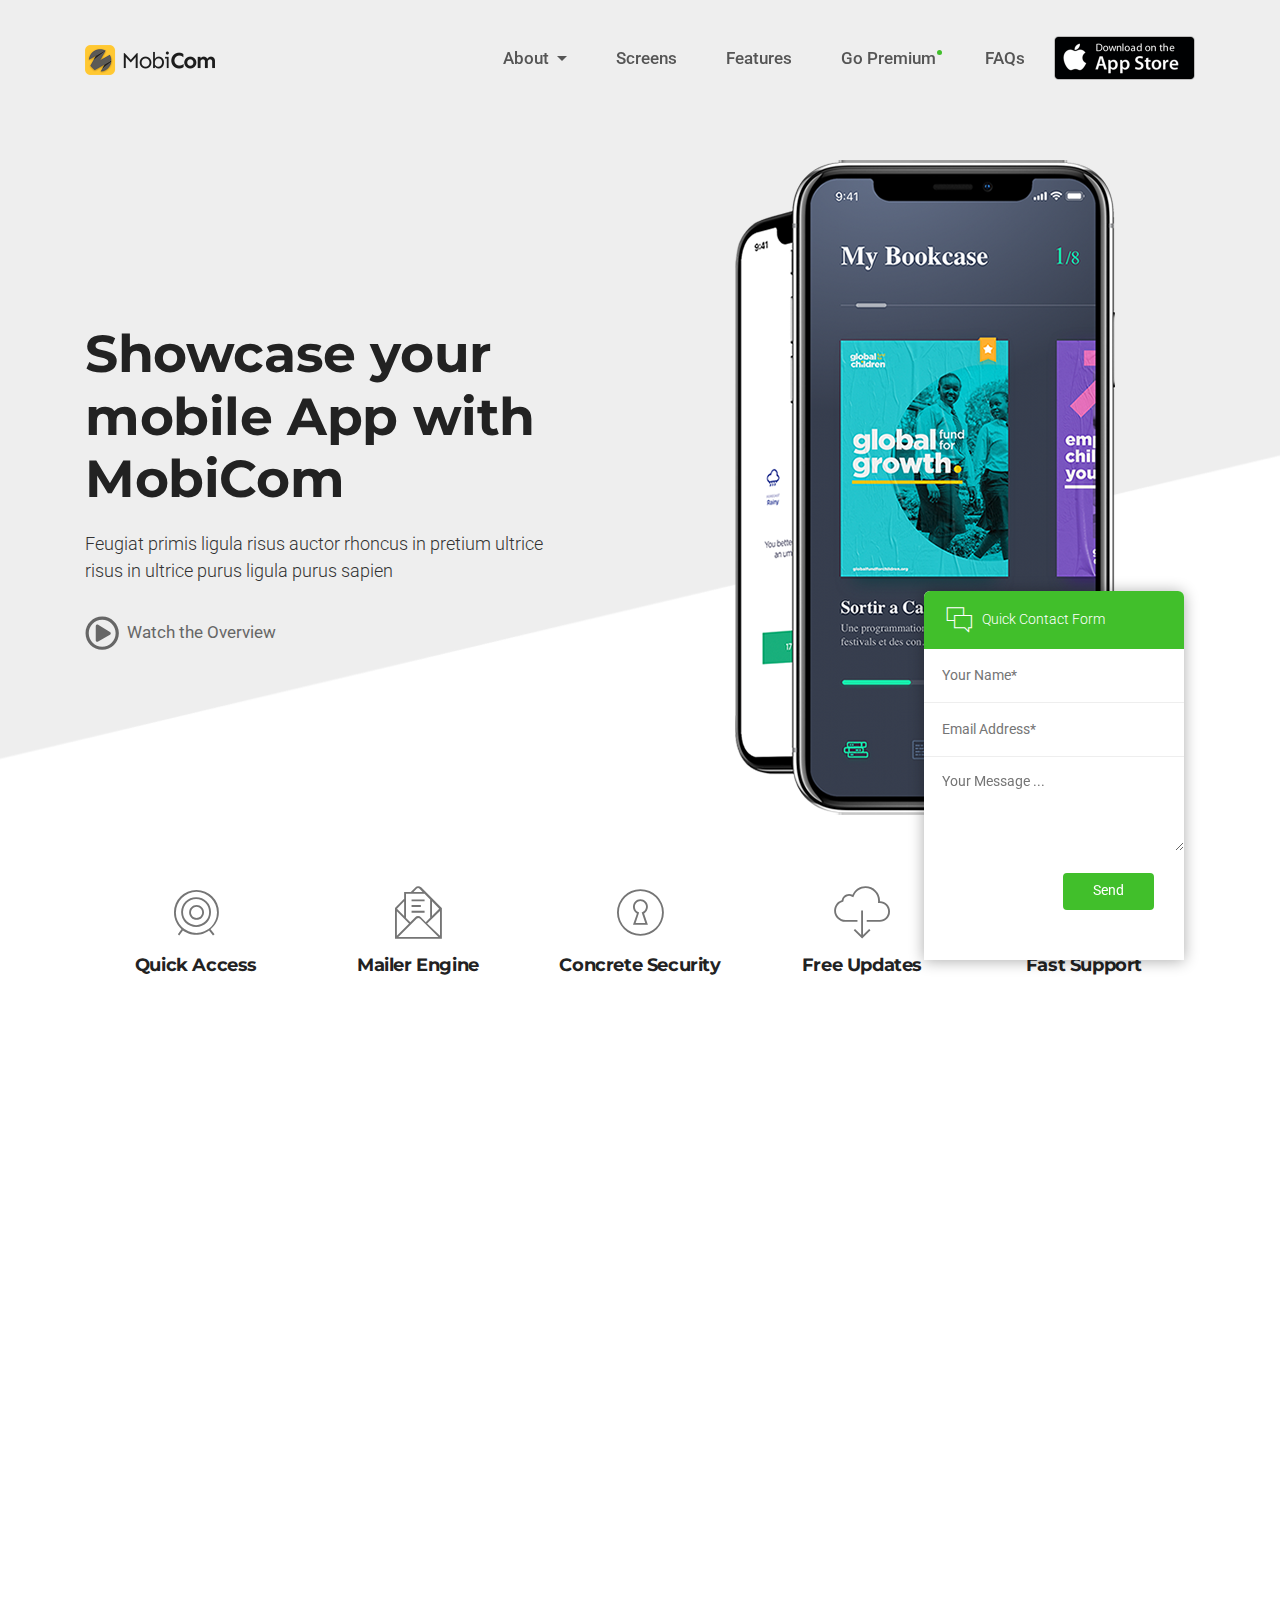
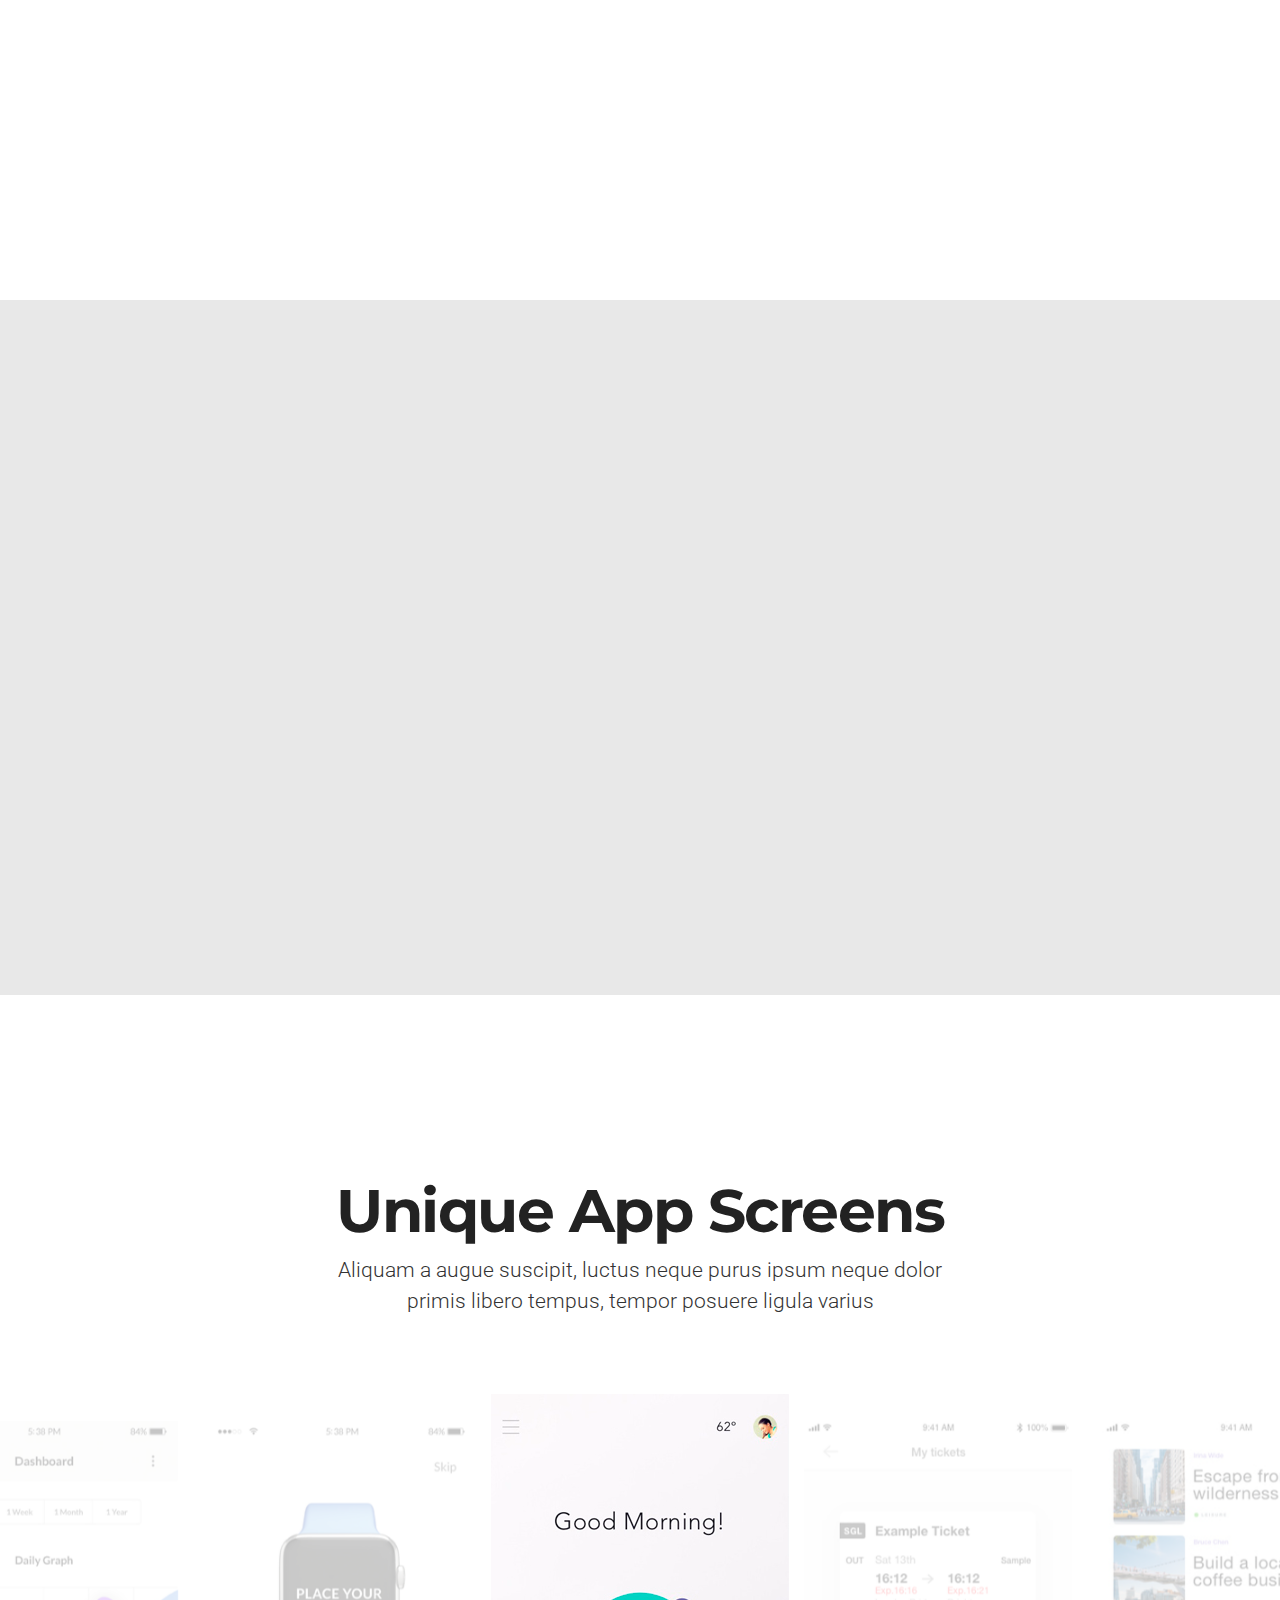
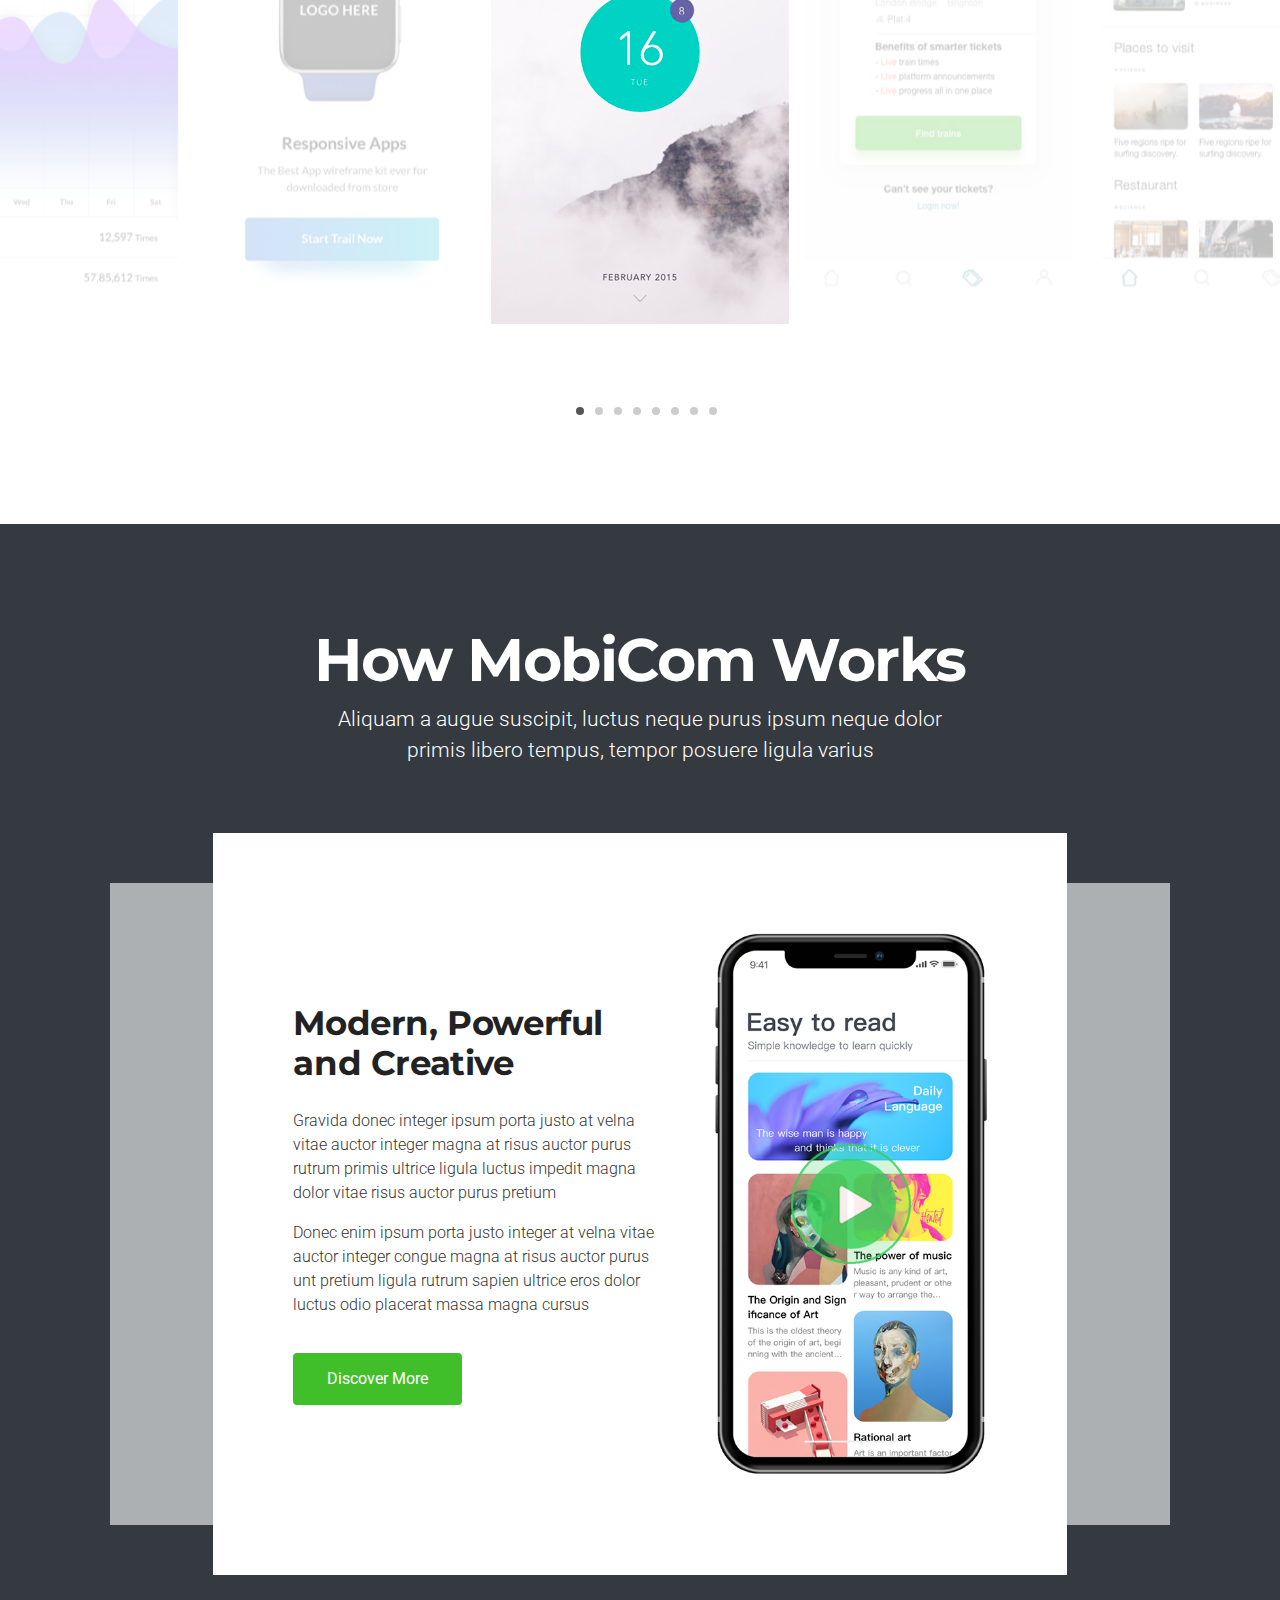
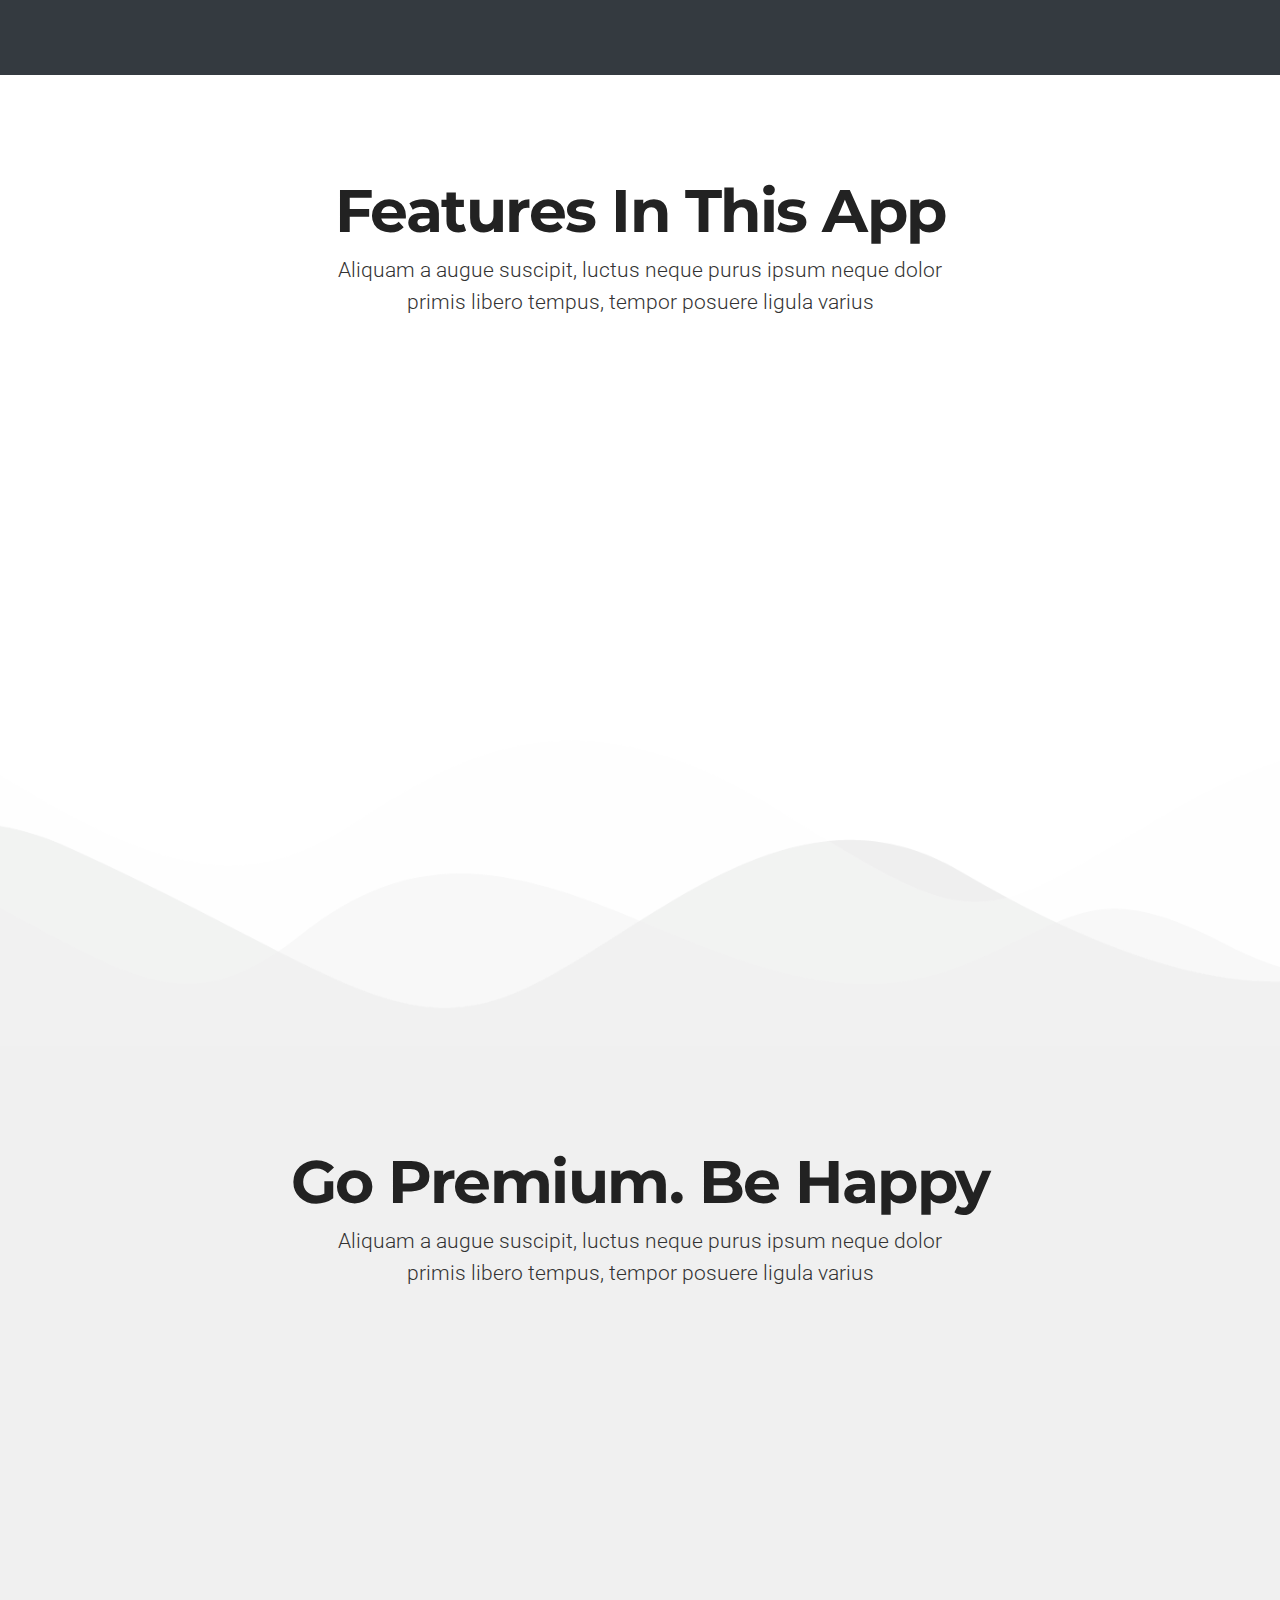
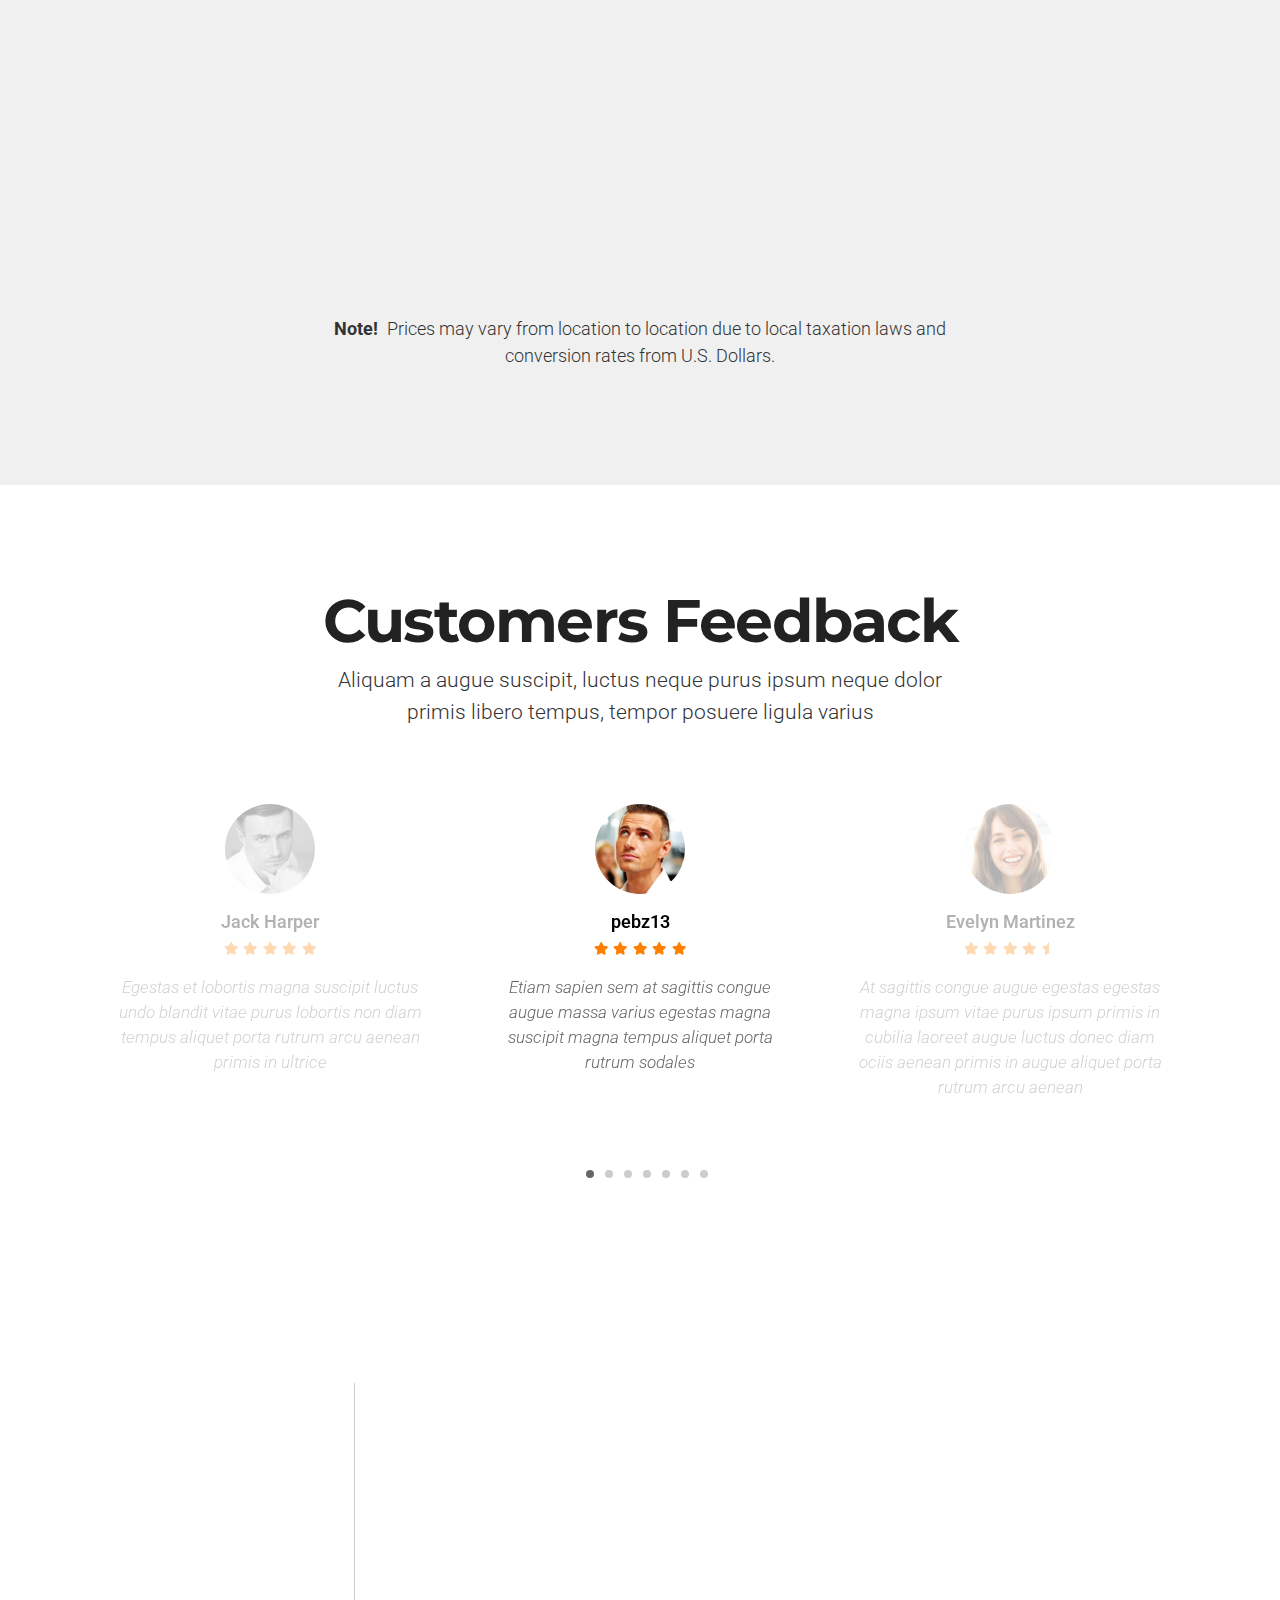
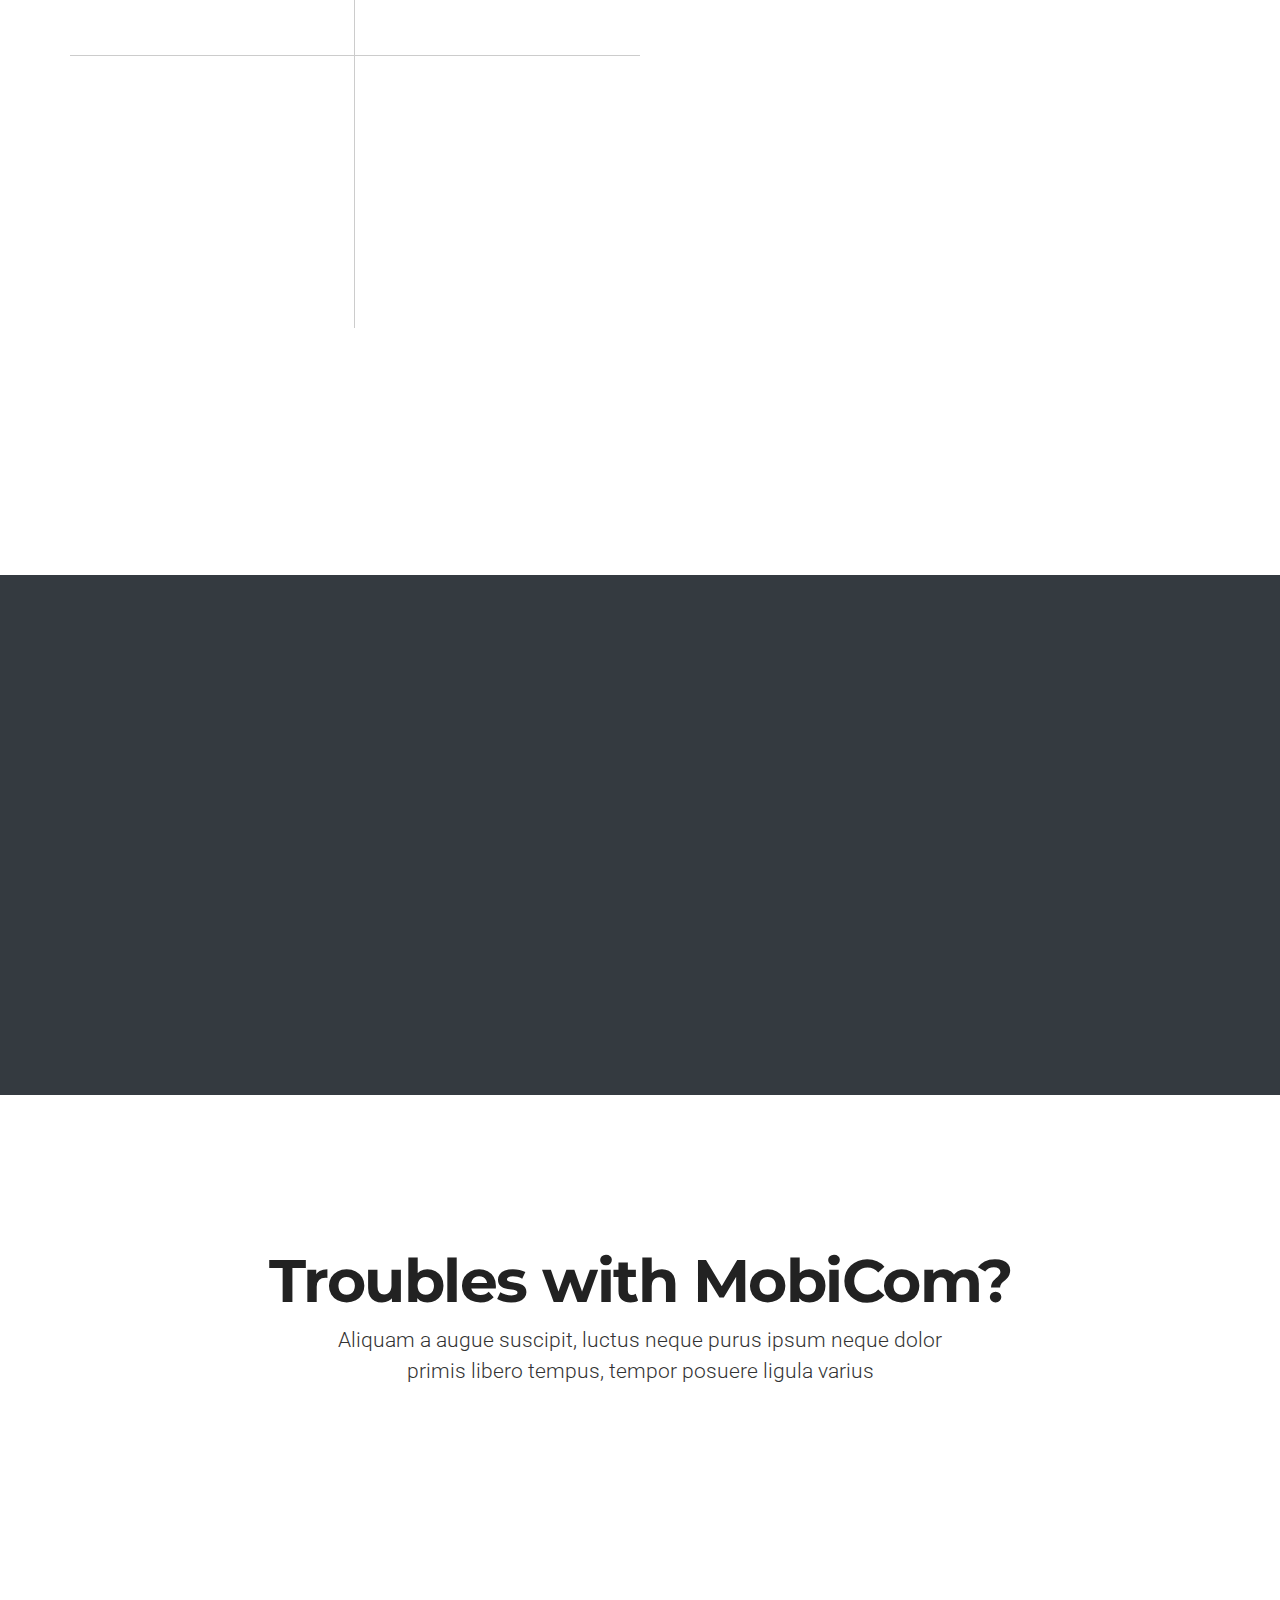
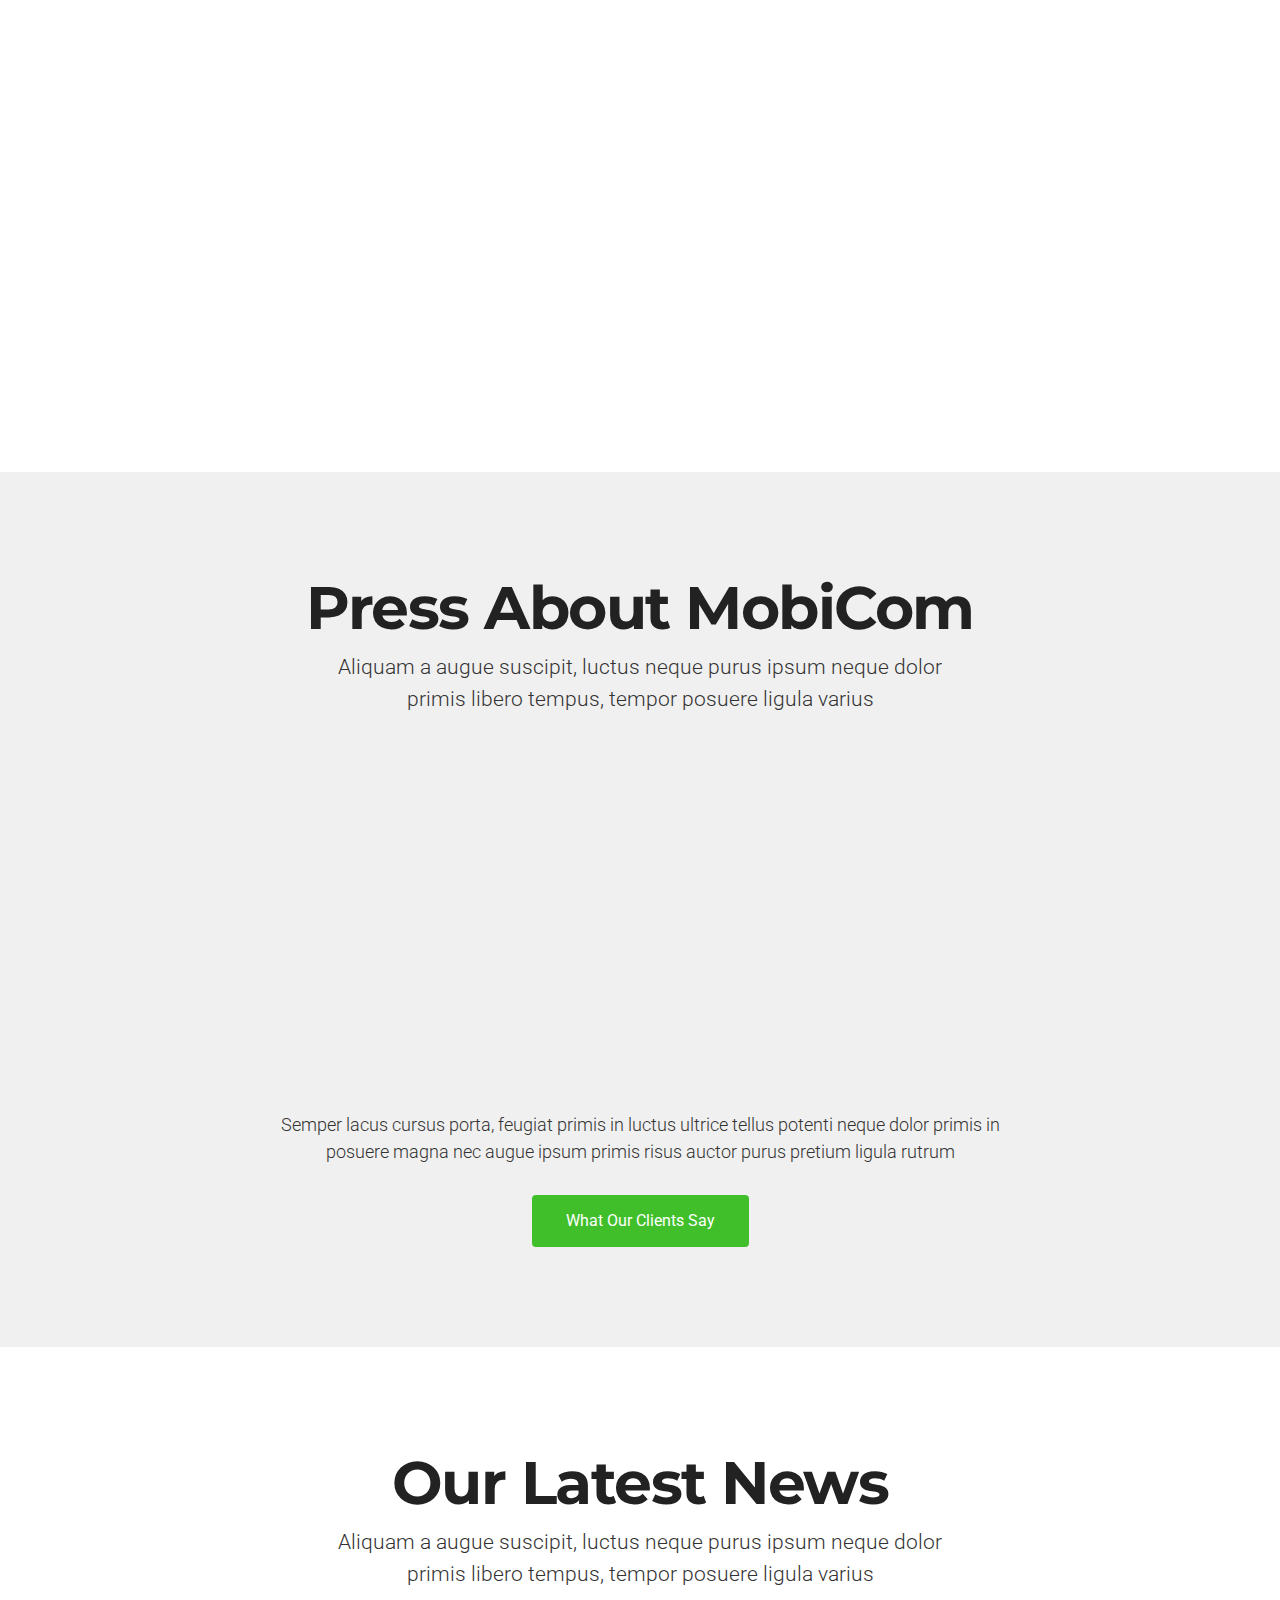
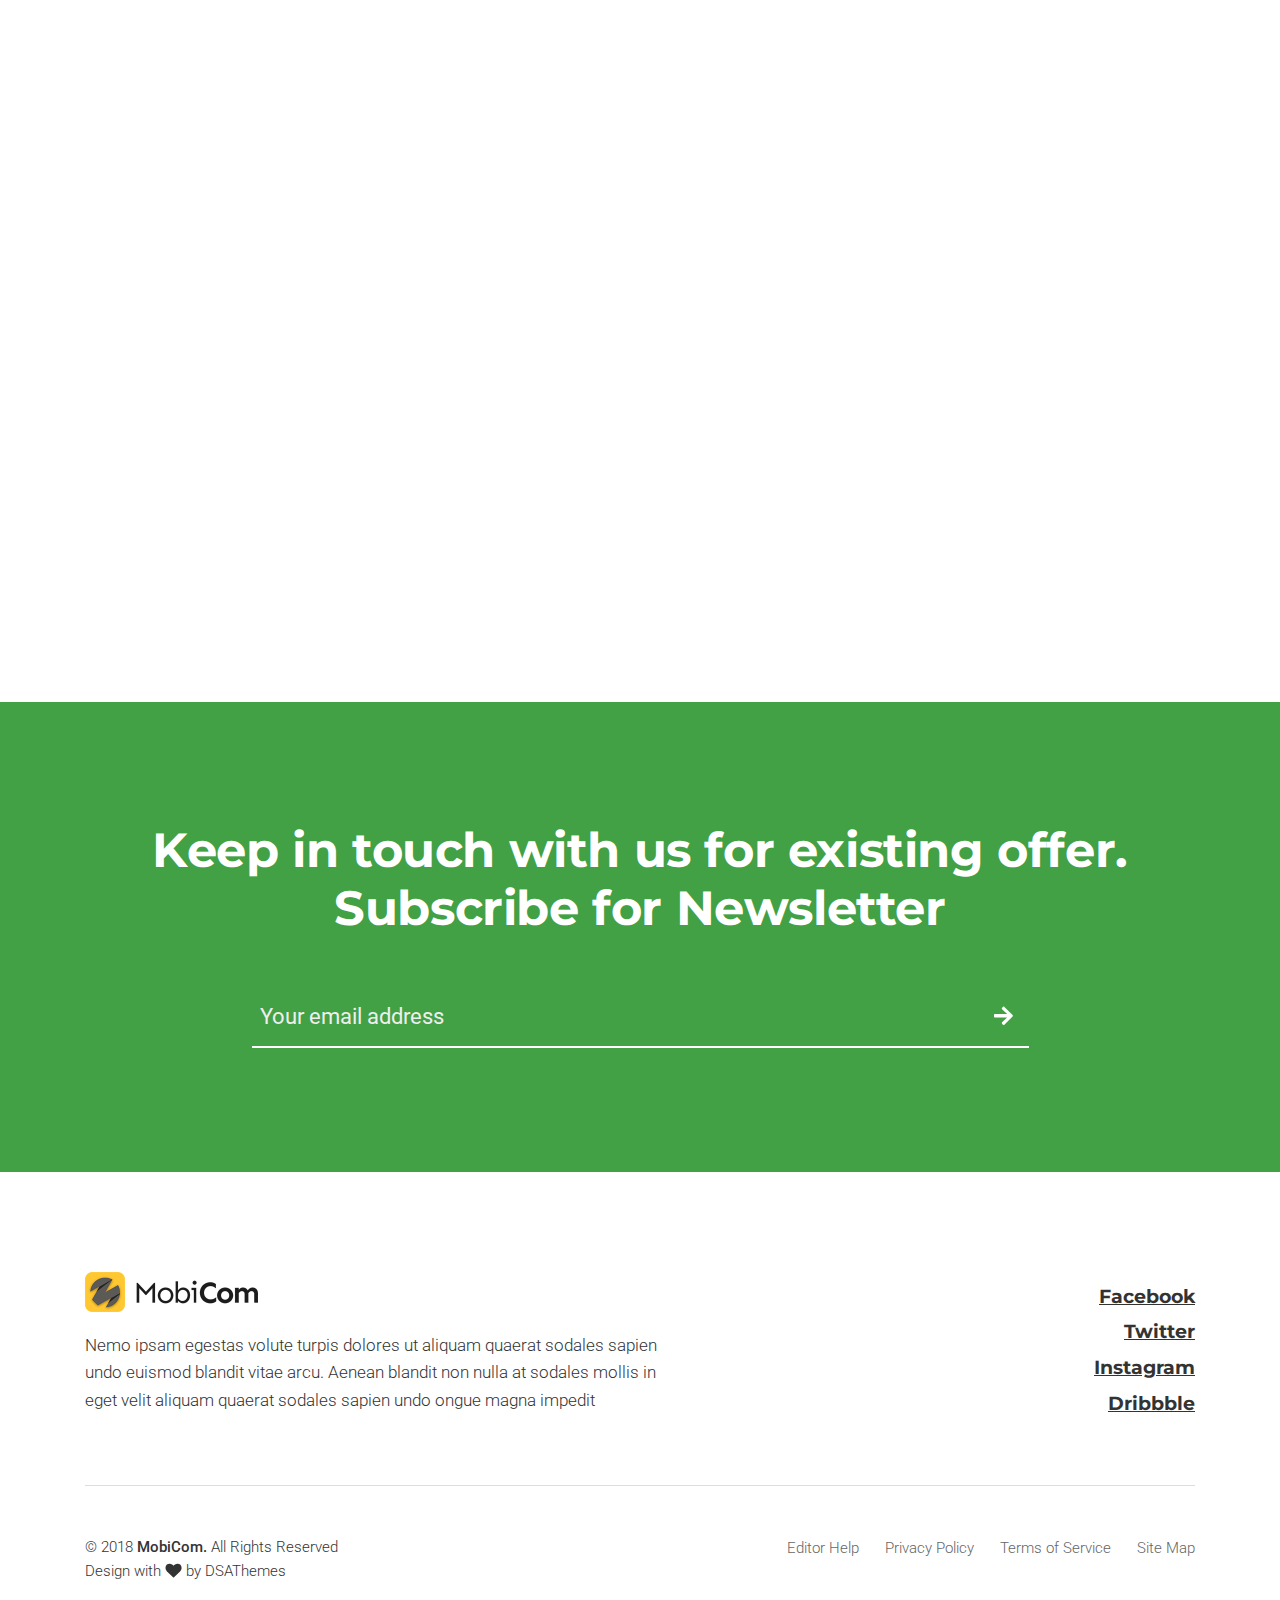
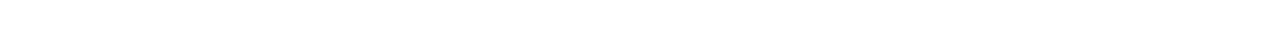
<file: demo-5.html>
<!DOCTYPE html>
<!-- MobiCom - Mobile App Landing Page Template design by DSAThemes (http://www.dsathemes.com) -->
<!--[if lt IE 7 ]><html class="ie ie6" lang="en"> <![endif]-->
<!--[if IE 7 ]><html class="ie ie7" lang="en"> <![endif]-->
<!--[if IE 8 ]><html class="ie ie8" lang="en"> <![endif]-->
<!--[if (gte IE 9)|!(IE)]><!-->
<html lang="en">



	
<!-- Mirrored from dsathemes.com/html/mobicom/files/demo-5.html by HTTrack Website Copier/3.x [XR&CO'2014], Sat, 28 Sep 2019 23:57:43 GMT -->
<head>



		<meta charset="utf-8">
		<meta http-equiv="X-UA-Compatible" content="IE=edge"/>
		<meta name="author" content="DSAThemes"/>	
		<meta name="description" content="MobiCom - Mobile App Landing Page Template"/>
		<meta name="keywords" content="Responsive, HTML5 template, DSAThemes, Mobile, Application, One Page, Landing, Mobile App">	
		<meta name="viewport" content="width=device-width, initial-scale=1.0"/>
				
  		<!-- SITE TITLE -->
		<title>MobiCom - Mobile App Landing Page Template</title>
							
		<!-- FAVICON AND TOUCH ICONS  -->
		<link rel="shortcut icon" href="images/favicon.ico" type="image/x-icon">
		<link rel="icon" href="images/favicon.ico" type="image/x-icon">
		<link rel="apple-touch-icon" sizes="152x152" href="images/apple-touch-icon-152x152.png">
		<link rel="apple-touch-icon" sizes="120x120" href="images/apple-touch-icon-120x120.png">
		<link rel="apple-touch-icon" sizes="76x76" href="images/apple-touch-icon-76x76.png">
		<link rel="apple-touch-icon" href="images/apple-touch-icon.png">

		<!-- GOOGLE FONTS -->
		<link href="https://fonts.googleapis.com/css?family=Roboto:300,400,500,700,900" rel="stylesheet"> 		
		<link href="https://fonts.googleapis.com/css?family=Montserrat:300,400,500,600,700" rel="stylesheet"> 

		<!-- BOOTSTRAP CSS -->
		<link href="css/bootstrap.min.css" rel="stylesheet">
				
		<!-- FONT ICONS -->
		<link href="css/fa-svg-with-js.css" rel="stylesheet">	
		<link href="css/pe-icon-7-stroke.css" rel="stylesheet">

		<!-- PLUGINS STYLESHEET -->
		<link href="css/magnific-popup.css" rel="stylesheet">
		<link href="css/slick.css" rel="stylesheet">
		<link href="css/slick-theme.css" rel="stylesheet">

		<!-- On Scroll Animations -->
		<link href="css/animate.css" rel="stylesheet">
				
		<!-- TEMPLATE CSS -->
		<link href="css/style.css" rel="stylesheet"> 	

		<!-- RESPONSIVE CSS -->
		<link href="css/responsive.css" rel="stylesheet"> 

		

	</head>



	<body>




		<!-- PRELOADER
		============================================= -->		
		<div id="loader-wrapper">
			<div id="loader">
				<ul class="cssload-flex-container">
					<li><span class="cssload-loading"></span></li>
				</ul>
			</div>
		</div>




		<!-- PAGE CONTENT
		============================================= -->	
		<div id="page" class="page">




			<!-- HEADER
			============================================= -->
			<header id="header" class="header">
				<nav class="navbar fixed-top navbar-expand-lg navbar-light bg-tra">
					<div class="container">


						<!-- LOGO IMAGE -->
						<!-- For Retina Ready displays take a image with double the amount of pixels that your image will be displayed (e.g 260 x 60 pixels) -->
				 		<a href="#hero-5" class="navbar-brand logo-white"><img src="images/logo-white.png" width="130" height="30" alt="header-logo"></a>
				 		<a href="#hero-5" class="navbar-brand logo-black"><img src="images/logo.png" width="130" height="30" alt="header-logo"></a>


				 		<!-- Responsive Menu Button -->
				 		<button class="navbar-toggler" type="button" data-toggle="collapse" data-target="#navbarSupportedContent" aria-controls="navbarSupportedContent" aria-expanded="false" aria-label="Toggle navigation">
				   		 	<span class="navbar-toggler-icon"></span>
				  		</button>


				  		<!-- Navigation Menu -->
				  		<div id="navbarSupportedContent" class="collapse navbar-collapse">
					   		<ul class="navbar-nav ml-auto">

					     		<!-- Dropdown Link -->
					      		<li class="nav-item dropdown">
							        <a class="nav-link dropdown-toggle" href="#" id="navbarDropdown" role="button" data-toggle="dropdown" aria-haspopup="true" aria-expanded="false">
							          About
							        </a>
							        <div class="dropdown-menu" aria-labelledby="navbarDropdown">
							        	<a class="dropdown-item" href="#content-4">Why MobiCom</a>
							        	<a class="dropdown-item" href="#video-3">Watch Video</a>
							        	<a class="dropdown-item" href="#reviews-1">Reviews</a>
							         	<a class="dropdown-item" href="#statistic-2">How It Works</a>
							          	<div class="dropdown-divider"></div>
							         	<a class="dropdown-item" href="#press-1">Press About Us</a>
							        </div>
							    </li>

					      		<li class="nav-item nl-simple"><a class="nav-link" href="#screens-2">Screens</a></li>
					      		<li class="nav-item nl-simple"><a class="nav-link" href="#features-3">Features</a></li>
					      		<li class="nav-item nl-simple"><a class="nav-link pre-link" href="#pricing-1">Go Premium<span></span></a></li>
					      		<li class="nav-item nl-simple"><a class="nav-link" href="#faqs-1">FAQs</a></li>

								<!-- AppStore Badge -->
								<li class="nav-item">
									<a href="#" class="header-store">
										<img class="appstore-button" src="images/store_badges/header-appstore.png" width="141" height="44" alt="appstore-logo">
									</a>
								</li>  
															
								<!-- Google Play Badge 
								<li class="nav-item">
									<a href="#" class="header-store">
										<img class="googleplay-button" src="images/store_badges/header-googleplay.png" width="151" height="44" alt="googleplay-logo">
									</a>
								</li>  -->

					      	</ul>
					    </div>	<!-- End Navigation Menu -->


					</div>	  <!-- End container -->
				</nav>	   <!-- End navbar  -->
			</header>	<!-- END HEADER -->




			<!-- HERO-5
			============================================= -->	
			<section id="hero-5" class="bg-fixed hero-section division">
				<div class="container">	


					<!-- HERO CONTENT -->
					<div class="row d-flex align-items-center">

					
						<!-- HERO TEXT -->
						<div class="col-md-6">
							<div class="hero-txt">	


								<!-- Title -->
								<h2 class="h2-xs animated" data-animation="fadeInUp" data-animation-delay="300">
								   Showcase your mobile App with MobiCom
								</h2>

								<!-- Text -->
								<p class="p-md animated" data-animation="fadeInUp" data-animation-delay="400">
								   Feugiat primis ligula risus auctor rhoncus in pretium ultrice risus in ultrice purus 
								   ligula purus sapien
								</p>

								<!-- Video Link -->
								<div class="modal-video grey-color m-top-15 animated" data-animation="fadeInUp" data-animation-delay="500">
									<a class="video-popup" href="https://www.youtube.com/watch?v=kuceVNBTJio">	<!-- Change the video link HERE!!! -->	
										<span><i class="far fa-play-circle"></i></span>
										Watch the Overview
									</a>
								</div>


							</div>
						</div>	<!-- END HERO TEXT -->


						<!-- HERO IMAGE -->
						<div class="col-md-6 animated" data-animation="fadeInRight" data-animation-delay="500">	
							<div class="hero-img">				
								<img class="img-fluid" src="images/hero-5-img.png" alt="hero-image">
							</div>
						</div>


					</div>	<!-- END HERO CONTENT -->


					<!-- HERO BOXES -->
					<div class="row">
						<div class="col-md-12 grey-icon">
			 				<div class="hero-boxes">


			 					<!-- HERO BOX #1 -->
			 					<div class="hbox box-icon-sm animated" data-animation="fadeInUp" data-animation-delay="300">
				 					<span class="pe-7s-target"></span>
				 					<h5 class="h5-xs">Quick Access</h5>
			 					</div>

			 					<!-- HERO BOX #2 -->
			 					<div class="hbox box-icon-sm animated" data-animation="fadeInUp" data-animation-delay="400">			 					
				 					<span class="pe-7s-mail-open-file"></span>
				 					<h5 class="h5-xs">Mailer Engine</h5>			 						
			 					</div>

			 					<!-- HERO BOX #3 -->
			 					<div class="hbox box-icon-sm animated" data-animation="fadeInUp" data-animation-delay="500">		 						
				 					<span class="pe-7s-door-lock"></span>
				 					<h5 class="h5-xs">Concrete Security</h5>			 						
			 					</div>

			 					<!-- HERO BOX #4 -->
			 					<div class="hbox box-icon-sm animated" data-animation="fadeInUp" data-animation-delay="600">			 						
				 					<span class="pe-7s-cloud-download"></span>
				 					<h5 class="h5-xs">Free Updates</h5>			 						
			 					</div>

			 					<!-- HERO BOX #5 -->
			 					<div class="hbox box-icon-sm animated" data-animation="fadeInUp" data-animation-delay="700">			 						
				 					<span class="pe-7s-help2"></span>
				 					<h5 class="h5-xs">Fast Support</h5>			 						
			 					</div>


			 				</div>
			 			</div>
			 		</div>	<!-- END HERO BOXES -->


				</div>	   <!-- End container -->
			</section>	<!-- END HERO-5 -->	




			<!-- CONTENT-4
			============================================= -->
			<section id="content-4" class="bg-scroll wide-60 content-section division">
				<div class="container">
			 		<div class="row d-flex align-items-center">


					 	<!-- CONTENT IMAGE -->
						<div class="col-md-6 animated" data-animation="fadeInRight" data-animation-delay="500">
							<div class="content-img">
								<img class="img-fluid" src="images/image-06.png" alt="content-image" />
					 		</div>
						</div>


						<!-- CONTENT TEXT -->
					 	<div class="col-md-6">
					 		<div class="content-txt ind-45">

					 					
					 			<!-- Title -->	
								<h2 class="h2-xs animated" data-animation="fadeInLeft" data-animation-delay="300">
								   Stay organized effortlessly
								</h2>

								<!-- Text -->	
								<p class=" animated" data-animation="fadeInLeft" data-animation-delay="400">
								   An enim nullam tempor sapien gravida donec enim ipsum porta justo integer at odio velna
								   vitae auctor integer congue magna at pretium purus pretium ligula rutrum luctus risus 
								</p> 
		
								<!-- Title -->	
								<h5 class="h5-md animated" data-animation="fadeInLeft" data-animation-delay="500">
								   Feature Integration
								</h5>
												
								<!-- Text -->	
								<p class=" animated" data-animation="fadeInLeft" data-animation-delay="600">
								   An nullam tempor sapien, eget gravida donec enim ipsum porta justo integer at odio velna
								   vitae auctor integer congue
								</p>

								<!-- Title -->	
								<h5 class="h5-md animated" data-animation="fadeInLeft" data-animation-delay="700">
								   Multiple Discussions
								</h5>
												
								<!-- Text -->	
								<p class=" animated" data-animation="fadeInLeft" data-animation-delay="800">
								   Justo integer at odio velna vitae auctor integer congue magna undo impedit. Gravida magna
								   lacus odio ac risus
								</p>


					 		</div>
					 	</div>	<!-- END CONTENT TEXT -->


			 		</div>	   <!-- End row -->		
			 	</div>	   <!-- End container -->		
			</section>	<!-- END CONTENT-4 -->




			<!-- CONTENT-5
			============================================= -->
			<section id="content-5" class="p-bottom-80 content-section">
				<div class="bg-scroll p-top-100 bg-inner bg-grey division">
					<div class="container">
						<div class="row d-flex align-items-center">

									
							<!-- CONTENT TXT -->	
							<div class="col-md-6">
								<div class="content-txt ind-45">

									
									<!-- Title -->
									<h2 class="h2-xs animated" data-animation="fadeInRight" data-animation-delay="300">
									   A tools that work for you
									</h2>
								
									<!-- Text -->
									<p class=" animated" data-animation="fadeInRight" data-animation-delay="400">
									   An orci nullam tempor sapien, eget gravida integer donec ipsum porta justo at odio integer
									   congue magna undo auctor gravida velna magna orci lacus odio ac risus auctor faucibus orci
									   ligula massa luctus et ultrices posuere cubilia
									</p>

									<!-- APP DEVICES -->	
									<div class="app-devices clearfix animated" data-animation="fadeInRight" data-animation-delay="500">	
									
										<!-- Icons -->
										<i class="fas fa-tablet-alt f-tablet"></i>
										<i class="fas fa-mobile-alt f-phone"></i>

										<!-- Text -->	
										<div class="app-devices-desc">
											<p class="p-small">Available on iPhone, iPad and all Android devices from 5.5</p>
										</div>	

									</div>


								</div>	
							</div>	<!-- END CONTENT TXT -->	


							<!-- CONTENT IMAGE -->
							<div class="col-md-6">	
								<div class="content-5-img text-center ind-15 animated" data-animation="fadeInLeft" data-animation-delay="500">
									<img class="img-fluid" src="images/image-03.png" alt="content-image">
								</div>
							</div>


						</div>	  <!-- End row -->
					</div>	   <!-- End container -->
				</div>		<!-- End Inner Background -->	
			</section>	<!-- END CONTENT-5 -->




			<!-- SCREENSHOTS-2
			============================================= -->
			<section id="screens-2" class="no-bg wide-100 screens-section division">
				
		
				<!-- SECTION TITLE -->
				<div class="container">		
					<div class="row">	
						<div class="col-md-10 offset-md-1 section-title">	

							<!-- Title 	-->	
							<h2 class="h2-lg">Unique App Screens</h2>	

							<!-- Text -->
							<p>Aliquam a augue suscipit, luctus neque purus ipsum neque dolor primis libero tempus, 
							   tempor posuere ligula varius
							</p>
							
						</div>		
					</div> 	 <!-- End row --> 	
				</div>	 <!-- END SECTION TITLE -->	
				
					
				<!-- SCREENSHOTS CAROUSEL -->
				<div class="screenshots-wrap">
					 <div class="screens-carousel">

							
						<!-- Screen #1 -->
						<div class="carousel-item">
							<img src="images/portfolio/screen-1.jpg" alt="screenshot">
						</div>
									
						<!-- Screen #2 -->
						<div class="carousel-item">
							<img src="images/portfolio/screen-2.jpg" alt="screenshot">
						</div>
									
						<!-- Screen #3 -->
						<div class="carousel-item">
							<img src="images/portfolio/screen-3.jpg" alt="screenshot">
						</div>
									
						<!-- Screen #4 -->
						<div class="carousel-item">
							<img src="images/portfolio/screen-4.jpg" alt="screenshot">
						</div>
									
						<!-- Screen #5 -->
						<div class="carousel-item">
							<img src="images/portfolio/screen-5.jpg" alt="screenshot">
						</div>
									
						<!-- Screen #6 -->
						<div class="carousel-item">
							<img src="images/portfolio/screen-6.jpg" alt="screenshot">
						</div>
									
						<!-- Screen #7 -->
						<div class="carousel-item">
							<img src="images/portfolio/screen-7.jpg" alt="screenshot">
						</div>
									
						<!-- Screen #8 -->
						<div class="carousel-item">
							<img src="images/portfolio/screen-8.jpg" alt="screenshot">
						</div>

													
					</div>						
				</div>	<!-- END SCREENSHOTS CAROUSEL -->


			</section>	<!-- END SCREENSHOTS-2 -->




			<!-- VIDEO-3
			============================================= -->
			<section id="video-3" class="bg-scroll bg-dark video-section division">
				<div class="container">


					<!-- SECTION TITLE -->	
					<div class="row">	
						<div class="col-md-10 offset-md-1 white-color section-title">	

							<!-- Title 	-->	
							<h2 class="h2-lg">How MobiCom Works</h2>	

							<!-- Text -->
							<p>Aliquam a augue suscipit, luctus neque purus ipsum neque dolor primis libero tempus, 
							   tempor posuere ligula varius
							</p>
										
						</div> 	 <!-- End row --> 	
					</div>	 <!-- END SECTION TITLE -->		


			 		<div class="row">
			 			<div class="video-inner-bg">
			 				<div class="col-xl-10 offset-xl-1">		 				
			 					<div class="video-content">
			 						<div class="row d-flex align-items-center">


				 						<!-- VIDEO TEXT -->
				 						<div class="col-md-7">
				 							<div class="video-txt p-right-30">

				 							
					 							<!-- Title -->	
						 						<h4 class="h4-xl">Modern, Powerful and Creative</h4>

												<!-- Text -->	
												<p>Gravida donec integer ipsum porta justo at velna vitae auctor integer magna at
												   risus auctor purus rutrum primis ultrice ligula luctus impedit magna dolor vitae
												   risus auctor purus pretium
												</p> 

												<!-- Text  -->	
												<p>Donec enim ipsum porta justo integer at velna vitae auctor integer congue magna
												   at risus auctor purus unt pretium ligula rutrum sapien ultrice eros dolor luctus
												   odio placerat massa magna cursus
												</p>

												<!-- Button -->
												<a href="#" class="btn btn-lightgreen">Discover More</a>


											</div>
				 						</div>	<!-- END VIDEO TEXT -->


				 						<!-- VIDEO PREVIEW -->
				 						<div class="col-md-5">
				 							<div class="video-preview text-center">

				 							
					 							<!-- Change the link HERE!!! -->
												<a class="video-popup" href="https://www.youtube.com/watch?v=kuceVNBTJio">
														
													<!-- Play Icon -->
													<div class="video-block-wrapper"><div class="play-icon-green"></div></div>
															
													<!-- Preview Image -->
													<img class="img-fluid" src="images/video-3-img.png" alt="video-preview">

												</a>


											</div>
				 						</div>	<!-- END VIDEO PREVIEW -->

			 					
				 					</div>	<!-- End row -->
				 				</div>	<!-- End video-content -->
				 			</div>	 <!-- END CONTENT TEXT -->
				 		</div>	  <!-- End Inner Background -->
			 		</div>	   <!-- End row -->	


			 	</div>	   <!-- End container -->		
			</section>	<!-- END VIDEO-3 -->




			<!-- FEATURES-3
			============================================= -->
			<section id="features-3" class="bg-fixed wide-30 featuress-section division" style="background-image: url(images/tra-waves.png); background-position: center bottom;">
				<div class="container">


					<!-- SECTION TITLE 	-->
					<div class="row">	
						<div class="col-md-10 offset-md-1 section-title">	

							<!-- Title 	-->	
							<h2 class="h2-lg">Features In This App</h2>	

							<!-- Text -->
							<p>Aliquam a augue suscipit, luctus neque purus ipsum neque dolor primis libero tempus, 
							   tempor posuere ligula varius
							</p>
								
						</div>		
					</div> 	<!-- END SECTION TITLE -->


			 		<div class="row">


			 			<!-- FEATURE BOX #1 -->
						<div class="col-md-6 col-lg-3 animated" data-animation="fadeInUp" data-animation-delay="300">
							<div class="fbox-3 box-icon-lg green-hover">
								<div class="box-line"></div>
								
								<!-- Icon -->
								<span class="pe-7s-piggy"></span>
									
								<!-- Title -->
								<h5 class="h5-md">Free Trial</h5>

								<!-- Text -->
								<p class="grey-color">Ligula risus auctor tempus dolor lacinia</p>																													
							</div>							
						</div>	


			 			<!-- FEATURE BOX #2 -->
						<div class="col-md-6 col-lg-3 animated" data-animation="fadeInUp" data-animation-delay="400">
							<div class="fbox-3 box-icon-lg green-hover">
								<div class="box-line"></div>
								
								<!-- Icon -->
								<span class="pe-7s-vector"></span>
									
								<!-- Title -->
								<h5 class="h5-md">Unique Design</h5>	

								<!-- Text -->
								<p class="grey-color">Dolor feugiat felis lacinia risus an auctor porta</p>

							</div>							
						</div>
							
							
						<!-- FEATURE BOX #3 -->
						<div class="col-md-6 col-lg-3 animated" data-animation="fadeInUp" data-animation-delay="500">
							<div class="fbox-3 box-icon-lg green-hover">
								<div class="box-line"></div>
								
								<!-- Icon -->
								<span class="pe-7s-target"></span>
									
								<!-- Title -->
								<h5 class="h5-md">Cross-Platform</h5>
									
								<!-- Text -->
								<p class="grey-color">Ligula auctor tempus unt dolor feugiat felis</p>												
														
							</div>							
						</div>
								
								
						<!-- FEATURE BOX #4 -->
						<div class="col-md-6 col-lg-3 animated" data-animation="fadeInUp" data-animation-delay="600">
							<div class="fbox-3 box-icon-lg green-hover">
								<div class="box-line"></div>
								
								<!-- Icon -->
								<span class="pe-7s-edit"></span>
									
								<!-- Title -->
								<h5 class="h5-md">User Friendly</h5>	

								<!-- Text -->
								<p class="grey-color">Ultrice ligula risus auctor tempus dolor lacinia</p>														
							
							</div>							
						</div>	


						<!-- FEATURE BOX #5 -->
						<div class="col-md-6 col-lg-3 animated" data-animation="fadeInUp" data-animation-delay="700">
							<div class="fbox-3 box-icon-lg green-hover">
								<div class="box-line"></div>
								
								<!-- Icon -->
								<span class="pe-7s-mail-open-file"></span>
									
								<!-- Title -->
								<h5 class="h5-md">Mailer Engine</h5>

								<!-- Text -->
								<p class="grey-color">Feugiat primis in lacinia risus an auctor</p>

							</div>							
						</div>


						<!-- FEATURE BOX #6 -->
						<div class="col-md-6 col-lg-3 animated" data-animation="fadeInUp" data-animation-delay="800">
							<div class="fbox-3 box-icon-lg green-hover">
								<div class="box-line"></div>
								
								<!-- Icon -->
								<span class="pe-7s-bell"></span>
									
								<!-- Title -->
								<h5 class="h5-md">Notifications</h5>

								<!-- Text -->
								<p class="grey-color">Semper lacus cursus porta primis ultrice</p>																												
							</div>							
						</div>	
							
							
						<!-- FEATURE BOX #7 -->
						<div class="col-md-6 col-lg-3 animated" data-animation="fadeInUp" data-animation-delay="900">
							<div class="fbox-3 box-icon-lg green-hover">
								<div class="box-line"></div>
								
								<!-- Icon -->
								<span class="pe-7s-refresh-2"></span>
									
								<!-- Title -->
								<h5 class="h5-md">Free Updates</h5>
									
								<!-- Text -->
								<p class="grey-color">Cursus porta in ultrice risus auctor porta</p>														
														
							</div>							
						</div>
								
								
						<!-- FEATURE BOX #8 -->
						<div class="col-md-6 col-lg-3 animated" data-animation="fadeInUp" data-animation-delay="1000">
							<div class="fbox-3 box-icon-lg green-hover">
								<div class="box-line"></div>
								
								<!-- Icon -->
								<span class="pe-7s-help2"></span>
									
								<!-- Title -->
								<h5 class="h5-md">Fast Support</h5>

								<!-- Text -->
								<p class="grey-color">Risus auctor dolor feugiat felis an auctor</p>																													
							</div>							
						</div>	


			 		</div>	   <!-- End row -->		
			 	</div>	   <!-- End container -->		
			</section>	<!-- END FEATURES-3 -->




			<!-- PRICING-1
			============================================= -->
			<section id="pricing-1" class="bg-lightgrey wide-100 pricing-section division">
				<div class="container">


					<!-- SECTION TITLE -->	
					<div class="row">	
						<div class="col-md-10 offset-md-1 section-title">	

							<!-- Title 	-->	
							<h2 class="h2-lg">Go Premium. Be Happy</h2>	

							<!-- Text -->
							<p>Aliquam a augue suscipit, luctus neque purus ipsum neque dolor primis libero tempus, 
							   tempor posuere ligula varius 
							</p>
									
						</div> 	
					</div>	 <!-- END SECTION TITLE -->


					<div class="row">
						<div class="col-lg-10 col-xl-8 offset-lg-1 offset-xl-2">	
							<div class="row">


								<!-- PRICE PLAN FREE -->
								<div class="col-md-6 animated" data-animation="fadeInRight" data-animation-delay="400">
									<div class="pricing-table m-bottom-40">		
														
										<!-- Plan Price  -->
										<div class="pricing-plan m-bottom-10">
											<h4 class="h4-md">MobiCom <span>Free</span></h4>									
											<span class="price">Free</span>
										</div>	
																							
										<!-- Pricing Plan Features  -->
										<ul class="features">
											<li><i class="fas fa-check"></i> 20 Users Tasks</li>
											<li><i class="fas fa-check"></i> 5 GB of Storage</li>
											<li class="disabled-option"><i class="fas fa-check"></i> Theme Customization</li>							
											<li class="disabled-option"><i class="fa fa-check" aria-hidden="true"></i> Free Email Support</li>
											<li class="disabled-option"><i class="fa fa-check" aria-hidden="true"></i> Security Suite</li>
										</ul>

											<!-- Pricing Table Button  -->
										<a href="#" class="btn btn-tra-black">Get Started</a>

									</div>
								</div>	<!-- END PRICE PLAN FREE -->


								<!-- PRICE PLAN PRO -->
								<div class="col-md-6 animated" data-animation="fadeInLeft" data-animation-delay="400">
									<div class="pricing-table m-bottom-40">	
											
										<!-- Plan Price  -->
										<div class="pricing-plan m-bottom-10">
											<h4 class="h4-md">MobiCom <span>Pro</span></h4>	
											<sup>$</sup>								
											<span class="price">2.39</span>
											<sup class="validity"> / monthly</sup>
										</div>	
																							
										<!-- Pricing Plan Features  -->
										<ul class="features">
											<li><i class="fas fa-check"></i> Unlimited Tasks</li>
											<li><i class="fas fa-check"></i> 10 GB of Storage</li>
											<li><i class="fas fa-check"></i> Theme Customization</li>							
											<li><i class="fas fa-check"></i> Free Email Support</li>
											<li><i class="fas fa-check"></i> Security Suite</li>
										</ul>

										<!-- Pricing Table Button  -->
										<a href="#" class="btn btn-lightgreen">Upgrade to PRO</a>
												
									</div>
								</div>	<!-- END PRICE PLAN PRO -->


							</div>	


							<!-- PRICING NOTICE TEXT -->
							<div class="pricing-notice text-center">							
								<p class="p-md"><span>Note!</span> Prices may vary from location to location due to local taxation laws and
								   conversion rates from U.S. Dollars.</p>
							</div>	


						</div>	
					</div>	 <!-- End row -->


				</div>	   <!-- End container -->
			</section>	<!-- END PRICING-1 -->	




			<!-- TESTIMONIALS-1
			============================================= -->
			<section id="reviews-1" class="wide-50 reviews-section division">
				<div class="container">


					<!-- SECTION TITLE -->	
					<div class="row">	
						<div class="col-md-10 offset-md-1 section-title">	

							<!-- Title 	-->	
							<h2 class="h2-lg">Customers Feedback</h2>	

							<!-- Text -->
							<p>Aliquam a augue suscipit, luctus neque purus ipsum neque dolor primis libero tempus, 
							   tempor posuere ligula varius
							</p>
									
						</div> 	
					</div>	 <!-- END SECTION TITLE -->		

			
					<!-- TESTIMONIALS CAROUSEL -->
					<div class="reviews-carousel">
						<div class="center slider">


							<!-- TESTIMONIAL #1 -->
							<div class="review-1">

								<!-- Testimonial Author -->
								<div class="testimonial-avatar text-center">
									<img src="images/review-author-1.jpg" alt="review-author">
									<p class="testimonial-autor">pebz13</p>
								</div>

								<!-- App Rating -->
								<div class="app-rating m-bottom-15">
									<i class="fas fa-star"></i>
									<i class="fas fa-star"></i>
									<i class="fas fa-star"></i>
									<i class="fas fa-star"></i>
									<i class="fas fa-star"></i>
								</div>	
									
								<!-- Testimonial Text -->
								<p>Etiam sapien sem at sagittis congue augue massa varius egestas magna suscipit magna tempus
								   aliquet porta rutrum sodales	   
								</p>
																								
							</div>	<!-- END TESTIMONIAL #1 -->
						
							
							<!-- TESTIMONIAL #2 -->
							<div class="review-1">

								<!-- Testimonial Author -->
								<div class="testimonial-avatar text-center">
									<img src="images/review-author-2.jpg" alt="review-author">
									<p class="testimonial-autor">Evelyn Martinez</p>
								</div>
									
								<!-- App Rating -->
								<div class="app-rating m-bottom-15">
									<i class="fas fa-star"></i>
									<i class="fas fa-star"></i>
									<i class="fas fa-star"></i>
									<i class="fas fa-star"></i>
									<i class="fas fa-star-half"></i>
								</div>	
										
								<!-- Testimonial Text -->
								<p>At sagittis congue augue egestas egestas magna ipsum vitae purus ipsum primis in cubilia
								   laoreet augue luctus donec diam ociis aenean primis in augue aliquet porta rutrum arcu aenean
								</p>
						
							</div>	<!-- END TESTIMONIAL #2 -->
					
						
							<!-- TESTIMONIAL #3 -->
							<div class="review-1">

								<!-- Testimonial Author -->
								<div class="testimonial-avatar text-center">
									<img src="images/review-author-3.jpg" alt="review-author">
									<p class="testimonial-autor">Robert Peterson</p>
								</div>

								<!-- App Rating -->
								<div class="app-rating m-bottom-15">
									<i class="fas fa-star"></i>
									<i class="fas fa-star"></i>
									<i class="fas fa-star"></i>
									<i class="fas fa-star"></i>
									<i class="fas fa-star"></i>
								</div>	
										
								<!-- Testimonial Text -->
								<p>Mauris donec ociis et magnis sapien etiam sapien sem sagittis congue augue egestas et magna
								   suscipit aenean primis in augue luctus undo blandit  
								</p>
															
							</div>	<!-- END TESTIMONIAL #3 -->
								
								
							<!-- TESTIMONIAL #4 -->
							<div class="review-1">

								<!-- Testimonial Author Avatar -->
								<div class="testimonial-avatar text-center">
									<img src="images/review-author-4.jpg" alt="review-author">
									<p class="testimonial-autor">Leslie Serpas</p>
								</div>
									
								<!-- App Rating -->
								<div class="app-rating m-bottom-15">
									<i class="fas fa-star"></i>
									<i class="fas fa-star"></i>
									<i class="fas fa-star"></i>
									<i class="fas fa-star"></i>
									<i class="fas fa-star-half"></i>
								</div>	
									
								<!-- Testimonial Text -->
								<p>Egestas magna suscipit egestas magna ipsum vitae purus ipsum primis in cubilia laoreet augue
								   egestas luctus aliquet porta rutrum arcu magna viverra dolor			   
								</p>											
															
							</div>	<!-- END TESTIMONIAL #4 -->
								
								
							<!-- TESTIMONIAL #5 -->
							<div class="review-1">

								<!-- Testimonial Author -->
								<div class="testimonial-avatar text-center">
									<img src="images/review-author-5.jpg" alt="review-author">
									<p class="testimonial-autor">Marisol19</p>
								</div>

								<!-- App Rating -->
								<div class="app-rating m-bottom-15">
									<i class="fas fa-star"></i>
									<i class="fas fa-star"></i>
									<i class="fas fa-star"></i>
									<i class="fas fa-star"></i>
									<i class="fas fa-star"></i>
								</div>	
											
								<!-- Testimonial Text -->
								<p>Egestas egestas magna ipsum vitae purus efficitur ipsum primis in cubilia laoreet augue egestas
								   luctus donec diam ociis vitae purus diam
								</p>						
							
							</div>	<!-- END TESTIMONIAL #5 -->
								
								
							<!-- TESTIMONIAL #6 -->
							<div class="review-1">

								<!-- Testimonial Author Avatar -->
								<div class="testimonial-avatar text-center">
									<img src="images/review-author-6.jpg" alt="review-author">
									<p class="testimonial-autor">Dan Hodges</p>
								</div>

								<!-- App Rating -->
								<div class="app-rating m-bottom-15">
									<i class="fas fa-star"></i>
									<i class="fas fa-star"></i>
									<i class="fas fa-star"></i>
									<i class="fas fa-star"></i>
									<i class="fas fa-star-half"></i>
								</div>	
		
								<!-- Testimonial Text -->
								<p>Augue egestas volutpat egestas et lobortis magna suscipit luctus undo blandit vitae purus non
								   diam tempus aliquet porta rutrum  
								</p>	
															
							</div>	<!-- END TESTIMONIAL #6 -->
								
								
							<!-- TESTIMONIAL #7 -->
							<div class="review-1">

								<!-- Testimonial Author Avatar -->
								<div class="testimonial-avatar text-center">
									<img src="images/review-author-3.jpg" alt="review-author">
									<p class="testimonial-autor">Jack Harper</p>
								</div>

								<!-- App Rating -->
								<div class="app-rating m-bottom-15">
									<i class="fas fa-star"></i>
									<i class="fas fa-star"></i>
									<i class="fas fa-star"></i>
									<i class="fas fa-star"></i>
									<i class="fas fa-star"></i>
								</div>
										
								<!-- Testimonial Text -->
								<p>Egestas et lobortis magna suscipit luctus undo blandit vitae purus lobortis non diam tempus
								   aliquet porta rutrum arcu aenean primis in ultrice						   
								</p>	
															
							</div>	<!-- END TESTIMONIAL #7 -->

													
						</div>
					</div>	<!-- TESTIMONIALS CAROUSEL -->


				</div>	   <!-- End container -->
			</section>	<!-- END TESTIMONIALS-1 -->




			<!-- STATISTIC-2
			============================================= -->
			<div id="statistic-2" class="wide-60 statistic-section division">
				<div class="container">
					<div class="row d-flex align-items-center">


						<div class="col-md-6 m-bottom-40">
							<div class="row">


								<!-- STATISTIC BLOCK #1 -->
								<div class="col-sm-6 b-bottom b-right">							
									<div class="statistic-block text-center box-icon green-icon animated" data-animation="fadeInUp" data-animation-delay="300">	
										<span class="pe-7s-smile"></span>						
										<div class="statistic-number">1154</div>
										<p class="p-md">Happy Clients</p>
									</div>								
								</div>

								<!-- STATISTIC BLOCK #2 -->
								<div class="col-sm-6 b-bottom">									
									<div class="statistic-block text-center box-icon green-icon animated" data-animation="fadeInUp" data-animation-delay="400">		
										<span class="pe-7s-help2"></span>									
										<div class="statistic-number">409</div>
										<p class="p-md">Tickets Closed</p>
									</div>							
								</div>

								<!-- STATISTIC BLOCK #3 -->
								<div class="col-sm-6 b-right">							
									<div class="statistic-block text-center box-icon green-icon animated" data-animation="fadeInUp" data-animation-delay="500">		
										<span class="pe-7s-users"></span>									
										<div class="statistic-number">869</div>
										<p class="p-md">Followers</p>	
									</div>						
								</div>

								<!-- STATISTIC BLOCK #4 -->
								<div class="col-sm-6">							
									<div class="statistic-block text-center box-icon green-icon animated" data-animation="fadeInUp" data-animation-delay="600">		
										<span class="pe-7s-coffee"></span>					
										<div class="statistic-number">901</div>	
										<p class="p-md">Cups of Coffee</p>
									</div>						
								</div>


							</div>
						</div>	<!-- END STATISTIC BLOCKS -->


						<!-- STATISTIC IMAGE -->
						<div class="col-md-6 col-lg-5 offset-lg-1 animated" data-animation="fadeInLeft" data-animation-delay="400">	
							<div class="statistic-img text-center m-bottom-40">
								<img class="img-fluid" src="images/image-12.png" alt="content-image" />								
							</div>
						</div>	<!-- END STATISTIC IMAGE -->


					</div>	 <!-- End row -->			
				</div>	 <!-- End container -->		
			</div>	<!-- END STATISTIC-2 -->




			<!-- DOWNLOAD-3
			============================================= -->
			<section id="download-3" class="wide-50 download-section">
				<div class="bg-scroll bg-inner bg-dark division">
					<div class="container white-color">
						<div class="row d-flex align-items-center">

									
							<!-- DOWNLOAD IMAGE -->
							<div class="col-md-5 col-lg-4 animated" data-animation="fadeInRight" data-animation-delay="500">	
								<div class="download-3-img text-center ind-15">
									<img class="img-fluid" src="images/image-05.png" alt="download-image">
								</div>
							</div>


							<!-- DOWNLOAD TXT -->	
							<div class="col-md-7 col-lg-7 offset-lg-1">
								<div class="download-txt ind-30">

									
									<!-- Title -->
									<h2 class="h2-xs animated" data-animation="fadeInLeft" data-animation-delay="300">
									   Do even more with the MobiCom App
									</h2>

									<!-- Text -->
									<p class="p-lg animated" data-animation="fadeInLeft" data-animation-delay="400">
									   Feugiat eros, ac tincidunt ligula massa in faucibus orci luctus posuere cubilia
									   curae integer congue leo metus
									</p>

									<!-- HERO STORE BADGES -->													
									<div class="stores-badge animated" data-animation="fadeInLeft" data-animation-delay="500">

										<!-- AppStore -->	
										<a href="#" class="store">
											<img class="appstore-grey" src="images/store_badges/appstore-grey.png" width="158" height="50" alt="appstore-logo">
										</a>
																			
										<!-- Google Play -->	
										<a href="#" class="store">
											<img class="googleplay-grey" src="images/store_badges/googleplay-grey.png" width="168" height="50" alt="googleplay-logo">
										</a>
															
									</div>


								</div>	
							</div>	<!-- END DOWNLOAD TXT -->	


						</div>	  <!-- End row -->
					</div>	   <!-- End container -->
				</div>		<!-- End Inner Background -->		
			</section>	<!-- END DOWNLOAD-3 -->




			<!-- FAQs-1
			============================================= -->
			<section id="faqs-1" class="bg-fixed wide-80 faqs-section division">				
				<div class="container">


					<!-- SECTION TITLE -->	
					<div class="row">	
						<div class="col-md-10 offset-md-1 section-title">	

							<!-- Title 	-->	
							<h2 class="h2-lg">Troubles with MobiCom?</h2>	

							<!-- Text -->
							<p>Aliquam a augue suscipit, luctus neque purus ipsum neque dolor primis libero tempus, 
							   tempor posuere ligula varius
							</p>
									
						</div> 	 <!-- End row --> 	
					</div>	 <!-- END SECTION TITLE -->	


					<div class="row">
						

						<!-- QUESTIONS HOLDER -->
						<div class="col-lg-6">
							<div class="questions-holder ind-30">


								<!-- QUESTION #1 -->
								<div class="question animated" data-animation="fadeInUp" data-animation-delay="300">

									<!-- Question -->
									<h5 class="h5-sm">Lobortis sit magna ornare magna egestas?</h5>

									<!-- Answer -->
									<p>Etiam sit amet mauris suscipit sit amet in odio. Integer congue leo metus. Vitae arcu mollis blandit
									   ultrice ligula egestas magna suscipit lectus magna suscipit luctus undo blandit vitae purus laoreet
									</p>

								</div>	


								<!-- QUESTION #2 -->					
								<div class="question animated" data-animation="fadeInUp" data-animation-delay="400">

									<!-- Question -->
									<h5 class="h5-sm">Placeat axime facere omnis volute?</h5>

									<!-- Answer -->
									<p>An augue egestas an ipsum vitae emo ligula volute ante ipsum primis in faucibus sit ametn in odio.
									   Integer congue leo metus, eu mollis lorem viverra suscipit lectus magna
									</p>

								</div>

										
								<!-- QUESTION #3 -->
								<div class="question animated" data-animation="fadeInUp" data-animation-delay="500">

									<!-- Question -->
									<h5 class="h5-sm">An interdum lobortis pretium ornare?</h5>

									<!-- Answer -->
									<p>Feugiat eros, ac tincidunt ligula massa in faucibus orci luctus et ultrices posuere cubilia curae</p>									

								</div>	


								<!-- QUESTION #4 -->
								<div class="question animated" data-animation="fadeInUp" data-animation-delay="600">

									<!-- Question -->
									<h5 class="h5-sm">Interdum lobortis pretium ornare?</h5>

									<!-- Answer -->
									<p>Praesent semper, lacus sed cursus porta, odio augue ligula massa risus laoreet. Laoreet auctor massa
									   varius egestas amet mauris suscipit semper lacus sed cursus porta feugiat primis
									</p>

								</div>


							</div>
						</div>	<!-- END QUESTIONS HOLDER -->


						<!-- QUESTIONS HOLDER -->
						<div class="col-lg-6">
							<div class="questions-holder ind-30">


								<!-- QUESTION #5 -->
								<div class="question animated" data-animation="fadeInUp" data-animation-delay="300">

									<!-- Question -->
									<h5 class="h5-sm">Aliquam dapibus pretium ornare?</h5>

									<!-- Answer -->
									<p>Feugiat eros ligula massa lipsum primis in orci luctus et ultrices posuere cubilia curae
									   congue lorem. ante ipsum primis in faucibus bibendum sit amet in odio
									</p>

								</div>	

							
								<!-- QUESTION #6 -->					
								<div class="question animated" data-animation="fadeInUp" data-animation-delay="400">

									<!-- Question -->
									<h5 class="h5-sm">Pretium purus lacus tempor an ipsum vitae augue egestas emo ligula?</h5>

									<!-- Answer -->
									<p>Praesent semper lacus sed cursus porta, feugiat primis in orci luctus ligula eros ac ligula
									   massa in faucibus orci luctus et ultrices posuere ante ipsum primis in faucibus bibendum sit
									   amet in odio.
									</p>

								</div>

									
								<!-- QUESTION #6 -->
								<div class="question animated" data-animation="fadeInUp" data-animation-delay="500">

									<!-- Question -->
									<h5 class="h5-sm">Dapibus lobortis pretium ornare?</h5>

									<!-- Answer -->
									<p>Praesent semper, lacus sed cursus porta,feugiat primis in faucibus orci luctus tincidunt ligula 
									   ultrice sapien egestas lobortis magna
									</p>

								</div>


								<!-- QUESTION #7 -->
								<div class="question animated" data-animation="fadeInUp" data-animation-delay="600">

									<!-- Question -->
									<h5 class="h5-sm">Interdum lobortis pretium ornare?</h5>

									<!-- Answer -->
									<p>Feugiat eros, ac tincidunt ligula massa in faucibus orci luctus et ultrices posuere cubilia curae
									   integer congue leo metus, eu mollis lorem primis in orci
									</p>

								</div>	


							</div>
						</div>	<!-- END  QUESTIONS HOLDER -->


					</div>	<!-- End row -->		


				</div>	   <!-- End container -->		
			</section>	<!-- END FAQs-1 -->




			<!-- PRESS-1
			============================================= -->
			<div id="press-1" class="bg-lightgrey wide-100 press-section division">
				<div class="container">


					<!-- SECTION TITLE -->	
					<div class="row">	
						<div class="col-md-10 offset-md-1 section-title">	

							<!-- Title 	-->	
							<h2 class="h2-lg">Press About MobiCom</h2>	

							<!-- Text -->
							<p>Aliquam a augue suscipit, luctus neque purus ipsum neque dolor primis libero tempus, 
							   tempor posuere ligula varius 
							</p>
									
						</div> 	
					</div>	 <!-- END SECTION TITLE -->


					<div class="row">

												
						<!-- PRESS LOGO IMAGE -->
						<div class="col-sm-6 col-md-3 animated" data-animation="fadeInUp" data-animation-delay="300">
							<div class="press-logo">
								<a href="#">
									<img class="img-fluid" src="images/press-1.png" alt="press-logo" />
								</a>	
							</div>
						</div>
														
						<!-- PRESS LOGO IMAGE -->
						<div class="col-sm-6 col-md-3 animated" data-animation="fadeInUp" data-animation-delay="400">
							<div class="press-logo">
								<a href="#">
									<img class="img-fluid" src="images/press-2.png" alt="press-logo" />
								</a>	
							</div>
						</div>
														
						<!-- PRESS LOGO IMAGE -->
						<div class="col-sm-6 col-md-3 animated" data-animation="fadeInUp" data-animation-delay="500">
							<div class="press-logo">
								<a href="#">
									<img class="img-fluid" src="images/press-3.png" alt="press-logo" />
								</a>
							</div>
						</div>
														
						<!-- PRESS LOGO IMAGE -->
						<div class="col-sm-6 col-md-3 animated" data-animation="fadeInUp" data-animation-delay="600">
							<div class="press-logo">
								<a href="#">
									<img class="img-fluid" src="images/press-4.png" alt="press-logo" />
								</a>
							</div>
						</div>

														
					</div>    <!-- End row -->


					<!-- PRESS TEXT -->
					<div class="row">
						<div class="col-lg-10 offset-lg-1">
							<div class="press-txt text-center m-top-20">	

								<!-- Text -->
								<p class="p-md">Semper lacus cursus porta, feugiat primis in luctus ultrice tellus potenti neque dolor
								   primis in posuere magna nec augue ipsum primis risus auctor purus pretium ligula rutrum
								</p>

								<!-- Button -->						
								<a href="#reviews-1" class="btn btn-lightgreen">What Our Clients Say</a>

							</div>
						</div>
					</div>	<!-- END PRESS TEXT -->


				</div>	   <!-- End container -->
			</div>	  <!-- END PRESS-1 -->




			<!-- BLOG-1
			============================================= -->
			<section id="blog-1" class="wide-60 blog-section division">				
				<div class="container">


					<!-- SECTION TITLE -->	
					<div class="row">	
						<div class="col-md-10 offset-md-1 section-title">	

							<!-- Title 	-->	
							<h2 class="h2-lg">Our Latest News</h2>	

							<!-- Text -->
							<p>Aliquam a augue suscipit, luctus neque purus ipsum neque dolor primis libero tempus, 
							   tempor posuere ligula varius
							</p>
									
						</div> 	
					</div>	 <!-- END SECTION TITLE -->


			 		<!-- BLOG POSTS HOLDER -->
				 	<div class="row">


				 		<!-- BLOG POST #1 -->
				 		<div class="col-md-6 col-lg-4 animated" data-animation="fadeInUp" data-animation-delay="300">
				 			<div class="blog-post">

			 			
					 			<!-- BLOG POST IMAGE -->
					 			<div class="blog-post-img m-bottom-30">
									<img class="img-fluid" src="images/blog/post-1-img.jpg" alt="blog-post-image" />	
								</div>


								<!-- BLOG POST TEXT -->
								<div class="blog-post-txt m-bottom-10">

									<!-- Post Data -->
									<span class="grey-color">May 10, 2018 in Photography</span>

									<!-- Post Title -->
									<h5 class="h5-sm">Turpis quaerat sodales nemo ipsam egestas volute sapien vitae</h5>

									<!-- Post Text -->
									<p>Aliqum  mullam blandit tempor sapien gravida donec ipsum, at porta justo. Velna vitae auctor eros
									   congue magna nihil impedit tempor
									</p>

								</div>

								<hr />
											
								<!-- BLOG POST META -->
								<div class="blog-post-meta text-right grey-color">
									
									<span><i class="far fa-heart"></i> 15</span>
									<span><i class="far fa-comment"></i> 8</span>								
										
									<!-- Post Link -->
									<a href="single-post.html">More Details</a>

								</div>


							</div>
				 		</div>	<!-- END  BLOG POST #1 -->


				 		<!-- BLOG POST #2 -->
				 		<div class="col-md-6 col-lg-4 animated" data-animation="fadeInUp" data-animation-delay="400">
				 			<div class="blog-post">

			 			
					 			<!-- BLOG POST IMAGE -->
					 			<div class="blog-post-img m-bottom-30">
									<img class="img-fluid" src="images/blog/post-2-img.jpg" alt="blog-post-image" />	
								</div>


								<!-- BLOG POST TEXT -->
								<div class="blog-post-txt m-bottom-10">

									<!-- Post Data -->
									<span class="grey-color">May 2, 2018 in Graphic</span>

									<!-- Post Title -->
									<h5 class="h5-sm">Egestas volute nemo ipsam turpis quaerat sodales sapien vitae</h5>

									<!-- Post Text -->
									<p>Aliqum  mullam blandit tempor sapien gravida donec ipsum, at porta justo. Velna vitae auctor eros
									   congue magna nihil impedit tempor
									</p>

								</div>

								<hr />
											
								<!-- BLOG POST META -->
								<div class="blog-post-meta text-right grey-color">
									
									<span><i class="far fa-heart"></i> 27</span>
									<span><i class="far fa-comment"></i> 14</span>								
										
									<!-- Post Link -->
									<a href="single-post.html">More Details</a>

								</div>


							</div>
				 		</div>	<!-- END  BLOG POST #2 -->


				 		<!-- BLOG POST #3 -->
				 		<div class="col-md-6 col-lg-4 animated" data-animation="fadeInUp" data-animation-delay="500">
				 			<div class="blog-post">

			 			
					 			<!-- BLOG POST IMAGE -->
					 			<div class="blog-post-img m-bottom-30">
									<img class="img-fluid" src="images/blog/post-3-img.jpg" alt="blog-post-image" />	
								</div>


								<!-- BLOG POST TEXT -->
								<div class="blog-post-txt m-bottom-10">

									<!-- Post Data -->
									<span class="grey-color">April 26, 2018 in Web Design</span>

									<!-- Post Title -->
									<h5 class="h5-sm">Nemo ipsam egestas volute turpis quaerat sodales sapien vitae</h5>

									<!-- Post Text -->
									<p>Aliqum  mullam blandit tempor sapien gravida donec ipsum, at porta justo. Velna vitae auctor eros
									   congue magna nihil impedit tempor
									</p>

								</div>

								<hr />
											
								<!-- BLOG POST META -->
								<div class="blog-post-meta text-right grey-color">
									
									<span><i class="far fa-heart"></i> 41</span>
									<span><i class="far fa-comment"></i> 19</span>								
										
									<!-- Post Link -->
									<a href="single-post.html">More Details</a>

								</div>


							</div>
				 		</div>	<!-- END  BLOG POST #3 -->


					</div>	<!-- END BLOG POSTS HOLDER -->


				</div>	   <!-- End container -->		
			</section>	<!-- END BLOG-1 -->




			<!-- NEWSLETTER-1
			============================================= -->
			<section id="newsletter-1" class="bg-scroll bg-green newsletter-section division">
				<div class="container white-color">
					<div class="row">


						<div class="col-lg-12">
							<div class="newsletter-txt text-center">


								<!-- Title -->
								<h3 class="h3-xl">Keep in touch with us for existing offer. Subscribe for Newsletter</h3>

								<!-- HERO NEWSLETTER FORM -->
								<form class="newsletter-form">
											
									<div class="input-group">
										<input type="email" class="form-control" placeholder="Your email address" required id="s-email">								
										<span class="input-group-btn">
											<button type="submit" class="btn"><i class="fas fa-arrow-right"></i></button>
										</span>										
									</div>

									<!-- Newsletter Form Notification -->	
									<label for="s-email" class="form-notification"></label>
												
								</form>

							
							</div>
						</div>


					</div>	  <!-- End row -->
				</div>	   <!-- End container -->	
			</section>	<!-- END NEWSLETTER-1 -->




			<!-- FOOTER-2
			============================================= -->
			<footer id="footer-2" class="wide-60 footer division">
				<div class="container">


					<!-- FOOTER CONTENT -->
					<div class="row d-flex align-items-center">


						<!-- FOOTER ABOUT -->
						<div class="col-md-8 col-lg-7">
							<div class="footer-info p-right-30 m-bottom-40">
							
								<!-- Footer Logo -->
								<!-- For Retina Ready displays take a larger image, with double the amount of pixels that your image will be displayed (e.g 346 x 80 pixels) -->	
								<img src="images/footer-logo.png" width="173" height="40" alt="footer-logo">

								<!-- Text -->
								<p>Nemo ipsam egestas volute turpis dolores ut aliquam quaerat sodales sapien undo euismod blandit
								   vitae arcu. Aenean blandit non nulla at sodales mollis in eget velit aliquam quaerat sodales sapien
								   undo ongue magna impedit
								</p>

							</div>
						</div>


						<!-- FOOTER SOCIAL LINKS -->
						<div class="col-md-4 col-lg-4 offset-lg-1">
							<div class="footer-socials-links text-right m-bottom-25">
							
								<!-- Social Links -->
								<h5 class="h5-sm"><a href="#" class="foo-facebook">Facebook</a></h5>
								<h5 class="h5-sm"><a href="#" class="foo-twitter">Twitter</a></h5>
								<h5 class="h5-sm"><a href="#" class="foo-instagram">Instagram</a></h5>
								<h5 class="h5-sm"><a href="#" class="foo-drrrible">Dribbble</a></h5>														

								<!--	
								<h5 class="h5-sm"><a href="#" class="foo-behance">Facebook</a></h5>
								<h5 class="h5-sm"><a href="#" class="foo-pinterest">Twitter</a></h5>
								<h5 class="h5-sm"><a href="#" class="foo-linkedin">Instagram</a></h5>
								<h5 class="h5-sm"><a href="#" class="google-plus">Dribbble</a></h5>
								<h5 class="h5-sm"><a href="#" class="youtube">Twitter</a></h5>
								<h5 class="h5-sm"><a href="#" class="foo-tumblr">Instagram</a></h5>
								<h5 class="h5-sm"><a href="#" class="foo-vk">Dribbble</a></h5>	
								-->

							</div>
						</div>


					</div>	<!-- END FOOTER CONTENT -->


					<!-- BOTTOM FOOTER -->
					<div class="bottom-footer">
						<div class="row">


							<!-- FOOTER COPYRIGHT -->
							<div class="col-md-5">
								<div class="footer-copyright">
									<p>&copy; 2018 <span>MobiCom.</span> All Rights Reserved</p>
									<p>Design with <i class="fas fa-heart"></i> by <a href="#">DSAThemes</a></p>
								</div>
							</div>


							<!-- FOOTER LINKS -->
							<div class="col-md-7">
								<div class="footer-links text-right">

									<ul class="foo-links clearfix">
										<li><a href="#">Editor Help</a></li>		
										<li><a href="#">Privacy Policy</a></li>
										<li><a href="#">Terms of Service</a></li>
										<li><a href="#">Site Map</a></li>
									</ul>

								</div>	
							</div>


						</div>	<!-- End row -->
					</div>	<!-- END BOTTOM FOOTER -->


				</div>	    <!-- End container -->
			</footer>	<!-- END FOOTER-2 -->




			<!-- BOTTOM QUICK FORM
			============================================= -->
			<div id="quick-form">
				<div class="bottom-form">


					<!-- QUICK FORM HEADER -->
					<div class="bottom-form-header">
						<span class="pe-7s-chat"></span>
						<p>Quick Contact Form</p>	            		
	            	</div>


	            	<!-- QUICK FORM -->
	                <div class="bottom-form-holder">		
						<form name="contactform" class="quick-contact-form">
																						
							<!-- Contact Form Input -->
							<div id="bottom-input-name">
								<input type="text" name="name" class="bottom-form-control bname" placeholder="Your Name*"> 
							</div>
													
							<div id="bottom-input-email">
								<input type="text" name="email" class="bottom-form-control bemail" placeholder="Email Address*"> 
							</div>
																										
							<div id="bottom-input-message">
								<textarea class="bottom-form-control bmessage" name="message" rows="4" placeholder="Your Message ..."></textarea>
							</div> 
																							
							<!-- Contact Form Button -->
							<div class="m-top-15 form-btn text-right">	
								<button type="submit" class="btn btn-lightgreen submit">Send</button>	
							</div>
																																
							<!-- Contact Form Message -->
							<div class="contact-form-msg"><span class="loading"></span></div>	
																								
						</form>						
					</div>

				</div>
			</div>	  <!-- END BOTTOM QUICK FORM -->




		</div>	<!-- END PAGE CONTENT -->




		<!-- EXTERNAL SCRIPTS
		============================================= -->	
		<script src="js/jquery-3.2.1.min.js"></script>
		<script src="js/bootstrap.min.js"></script>	
		<script src="js/fontawesome-all.js"></script>	
		<script src="js/modernizr.custom.js"></script>
		<script src="js/jquery.easing.js"></script>
		<script src="js/retina.js"></script>	
		<script src="js/jquery.stellar.min.js"></script>	
		<script src="js/jquery.scrollto.js"></script>
		<script src="js/jquery.appear.js"></script>
		<script src="js/slick.min.js"></script>
		<script src="js/jquery.magnific-popup.min.js"></script>
		<script src="js/jquery.ajaxchimp.min.js"></script>		
		<script src="js/contact-form.js"></script>
		<script src="js/quick-form.js"></script>
		<script src="js/comment-form.js"></script>	
		<script src="js/jquery.validate.min.js"></script>
				
		<!-- Custom Script -->		
		<script src="js/custom.js"></script>	
					
		<!-- HTML5 shim, for IE6-8 support of HTML5 elements. All other JS at the end of file. -->
		<!-- [if lt IE 9]>
			<script src="js/html5shiv.js" type="text/javascript"></script>
			<script src="js/respond.min.js" type="text/javascript"></script>
		<![endif] -->
							
		<!-- Google Analytics: Change UA-XXXXX-X to be your site's ID. Go to http://www.google.com/analytics/ for more information. -->	
								
		<!--
		<script>
			var _gaq = _gaq || [];
			_gaq.push(['_setAccount', 'UA-XXXXX-X']);
			_gaq.push(['_trackPageview']);

			(function() {
				var ga = document.createElement('script'); ga.type = 'text/javascript'; ga.async = true;
				ga.src = ('https:' == document.location.protocol ? 'https://ssl' : 'http://www') + '.google-analytics.com/ga.js';
				var s = document.getElementsByTagName('script')[0]; s.parentNode.insertBefore(ga, s);
			})();
		</script>
		-->



	</body>




<!-- Mirrored from dsathemes.com/html/mobicom/files/demo-5.html by HTTrack Website Copier/3.x [XR&CO'2014], Sat, 28 Sep 2019 23:57:43 GMT -->
</html>
</file>
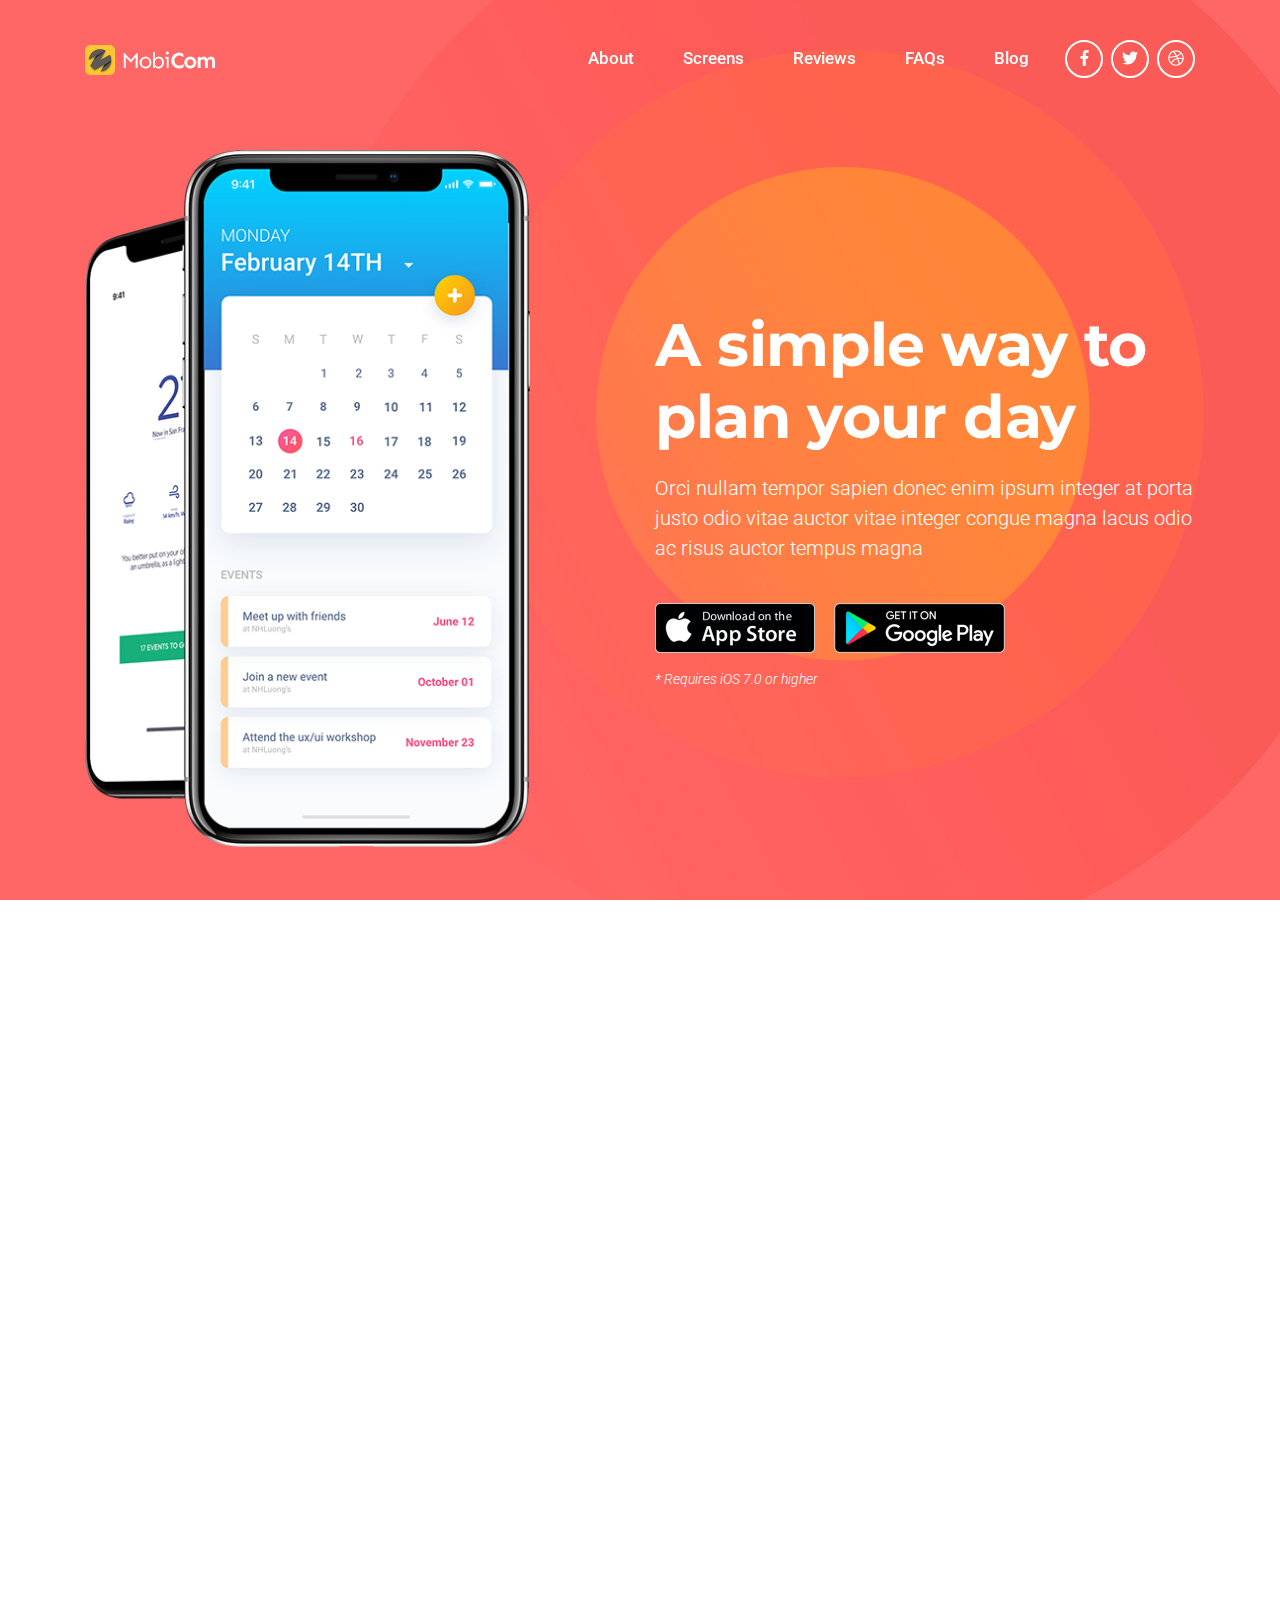
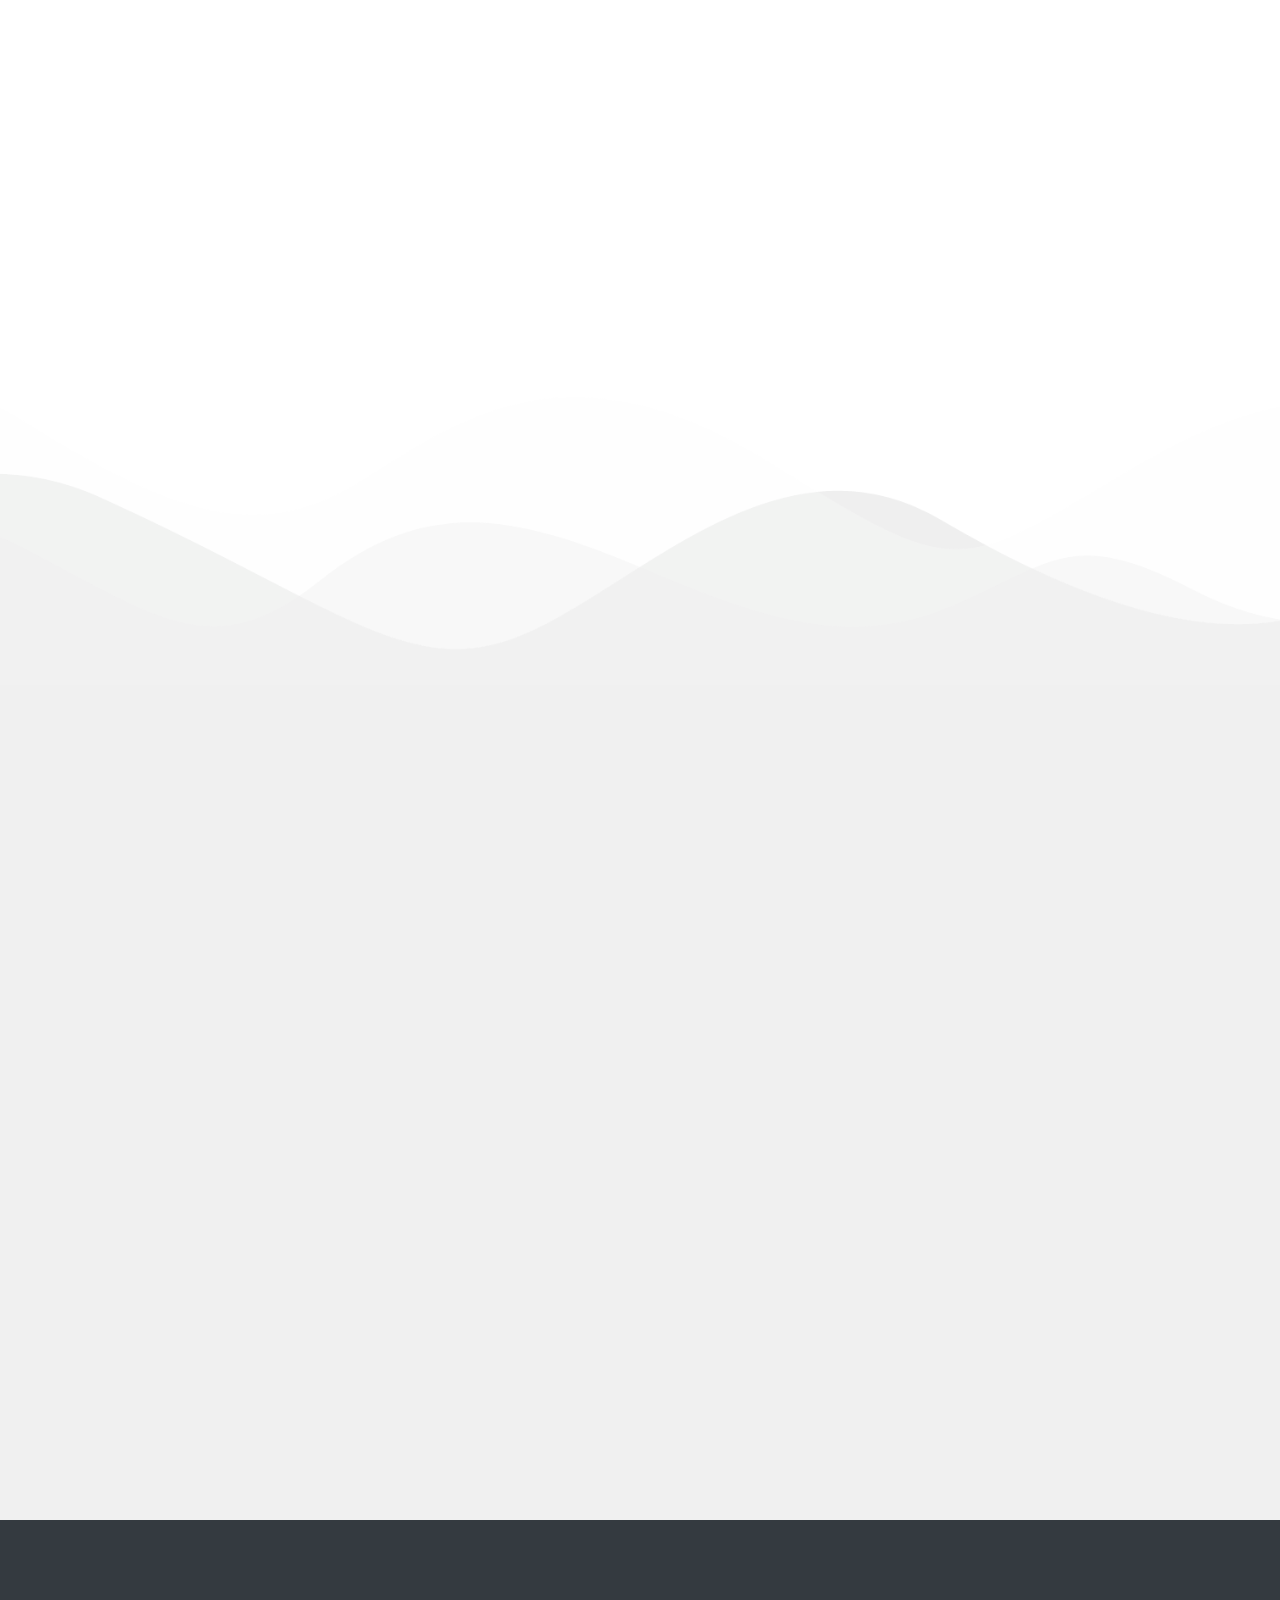
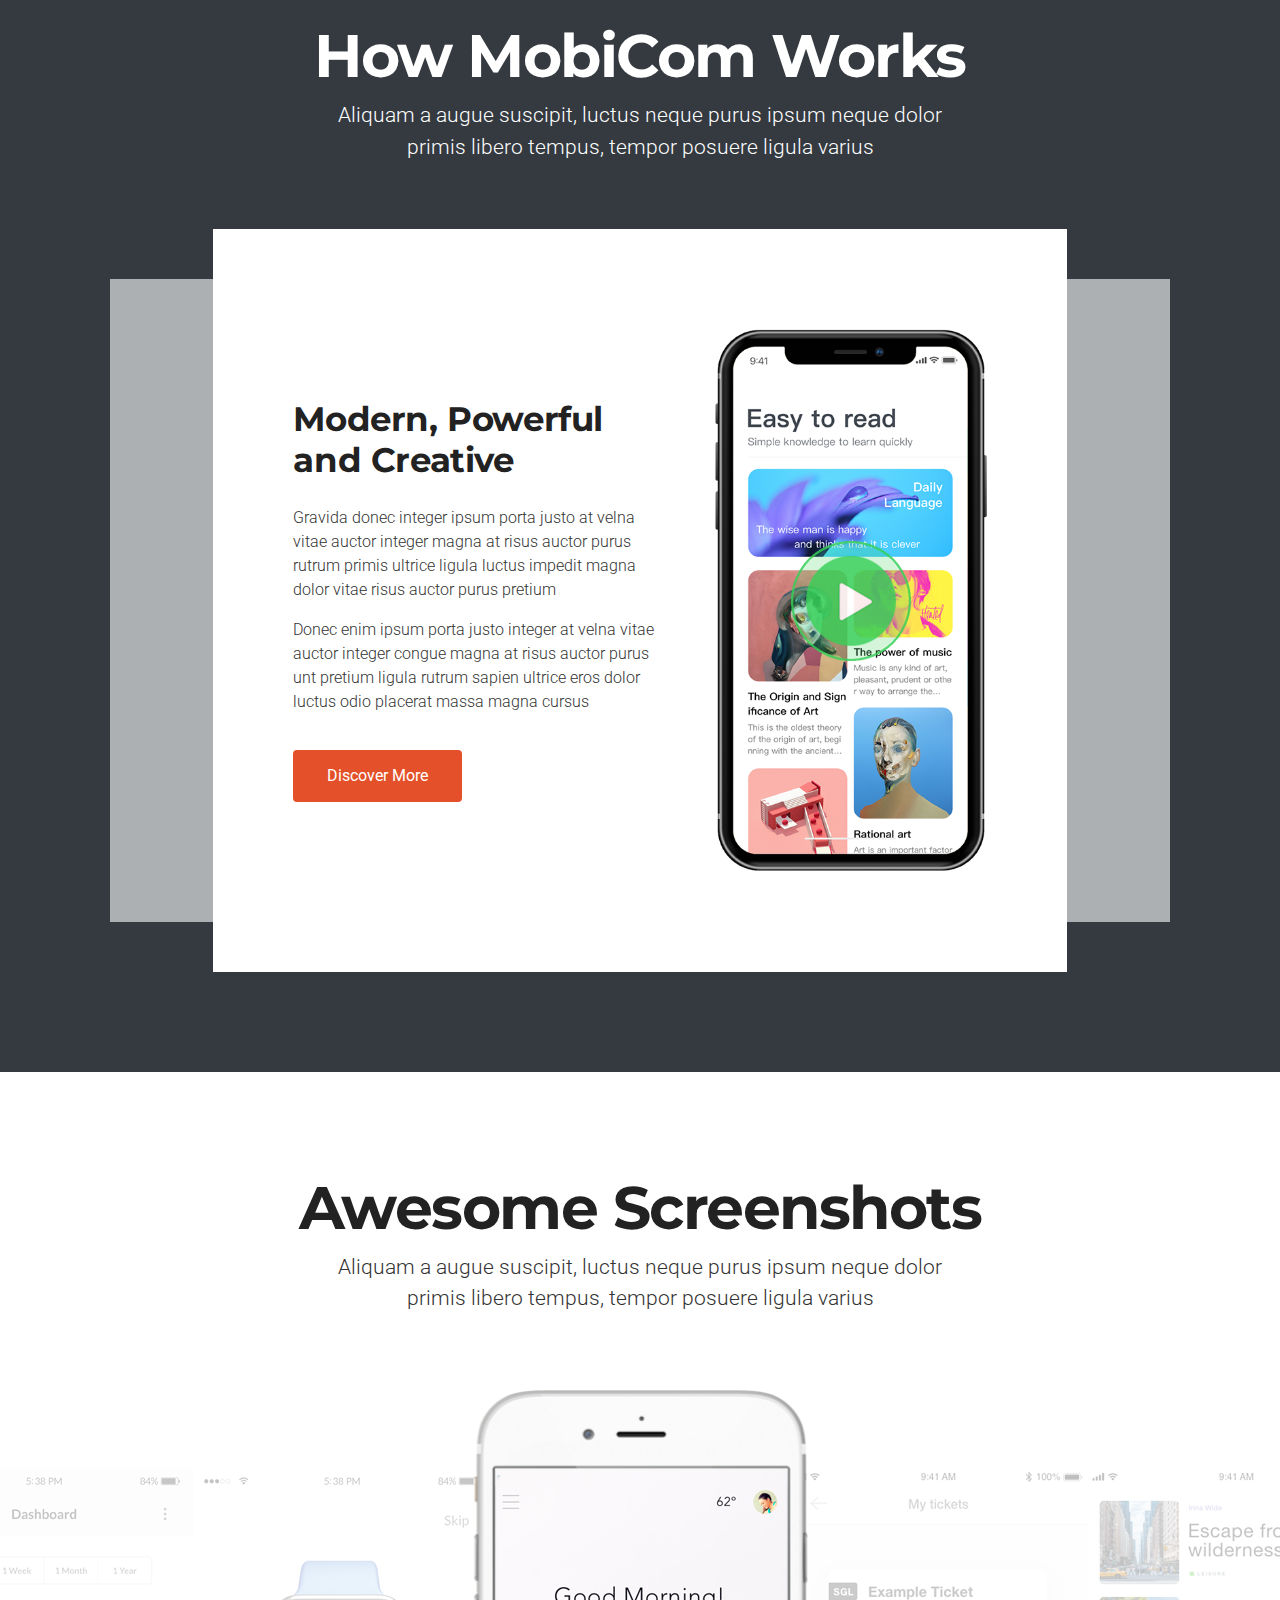
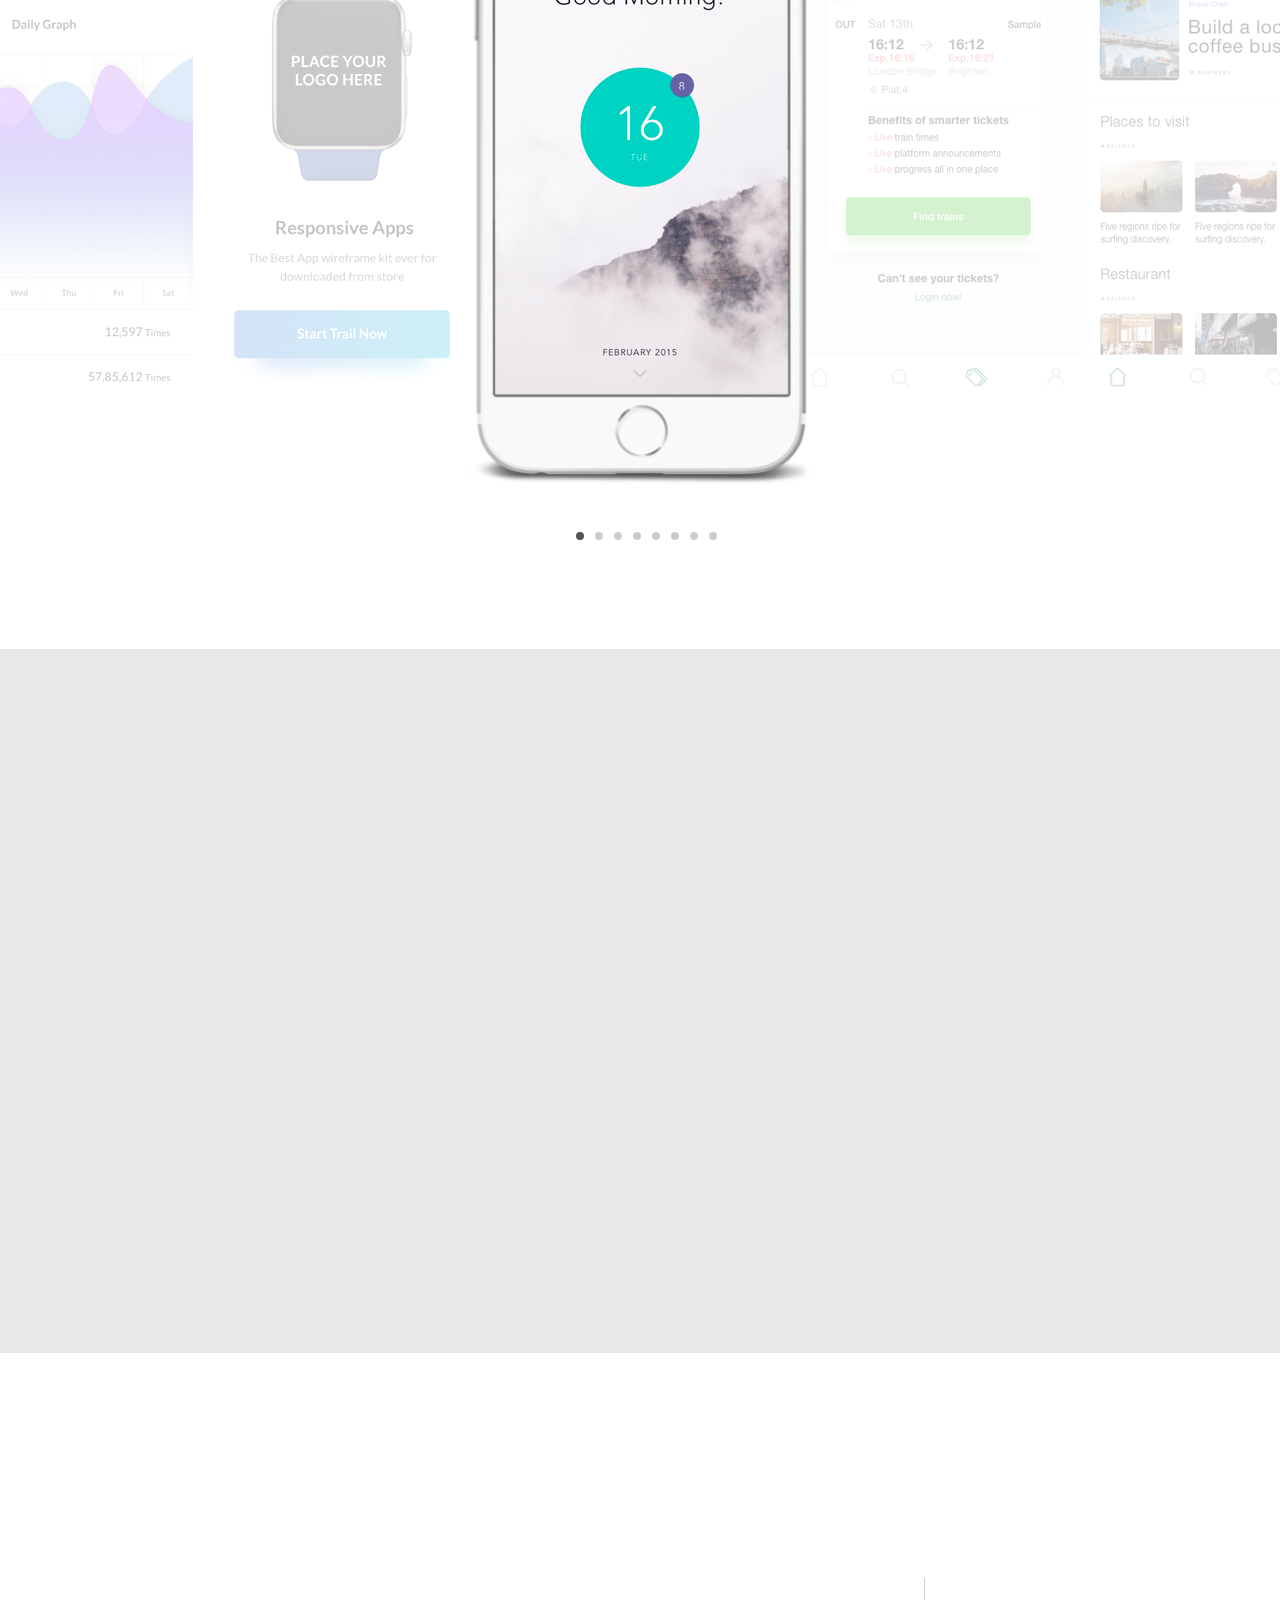
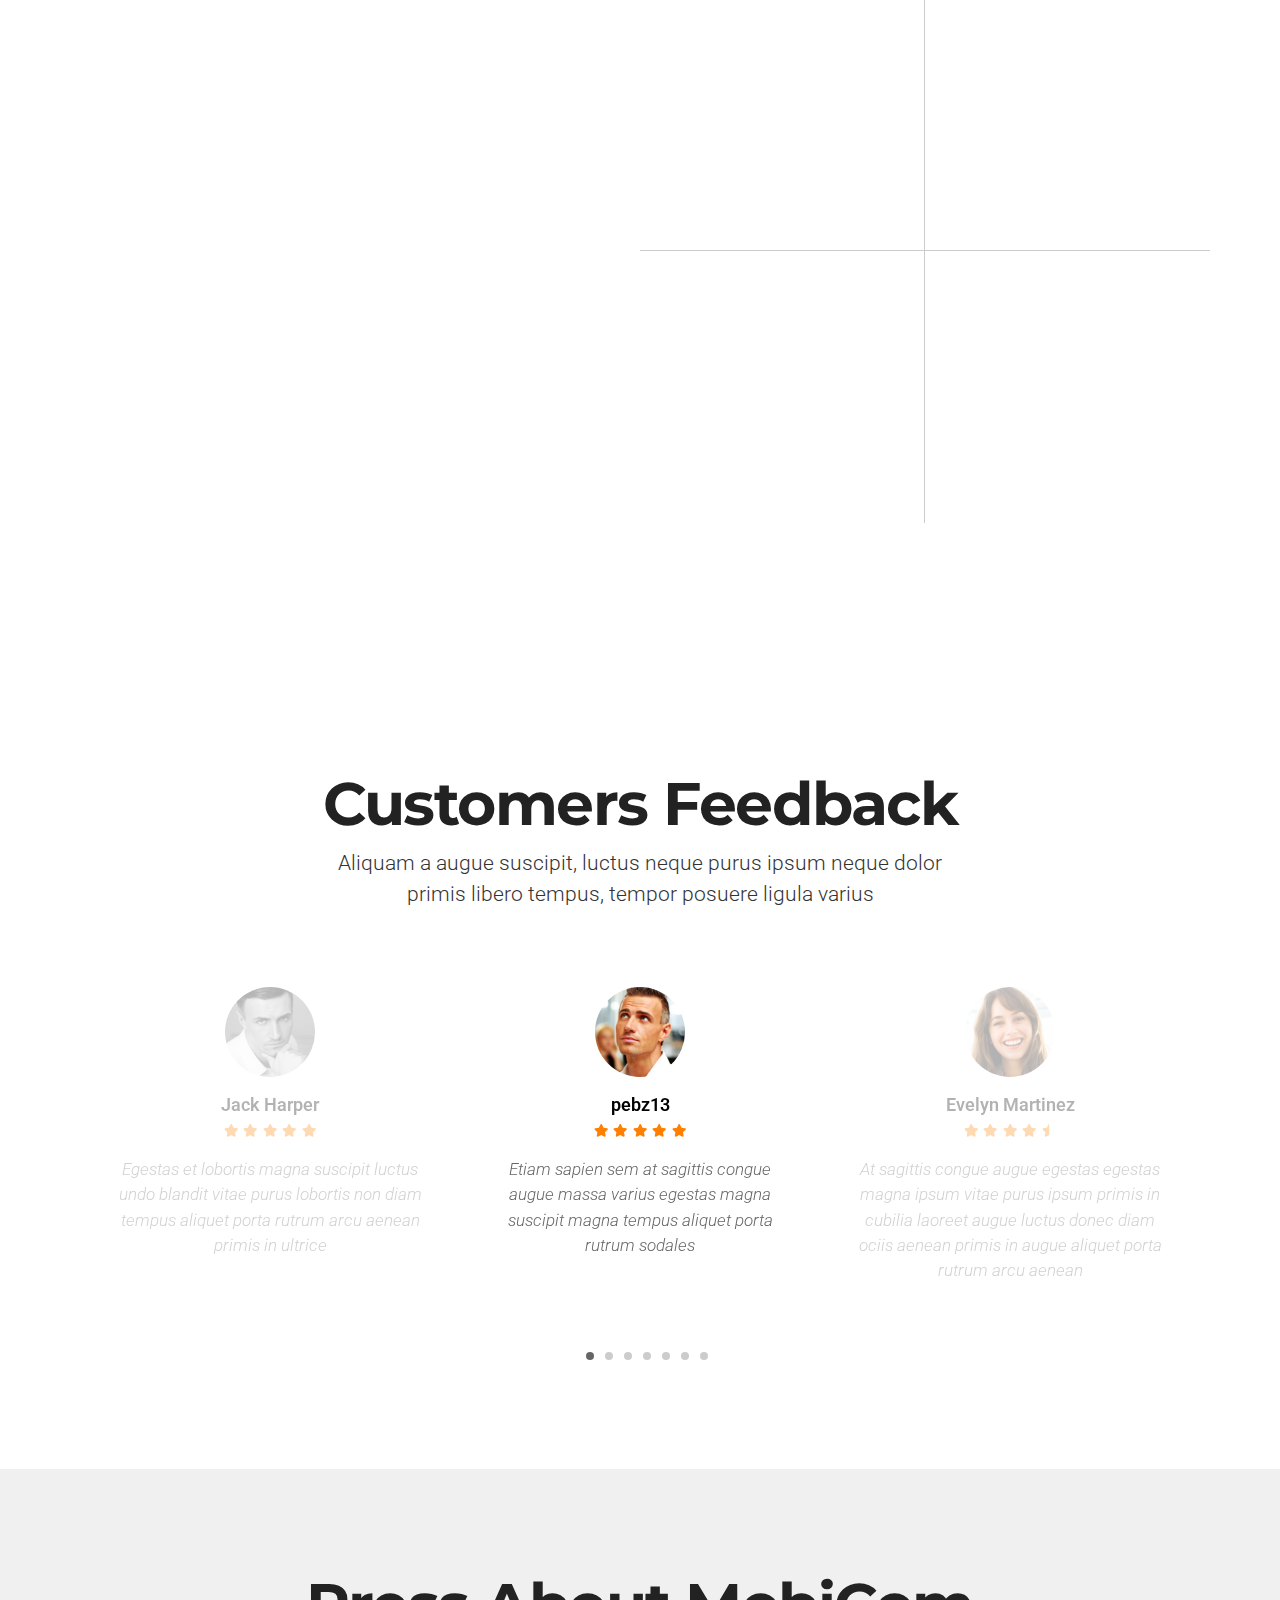
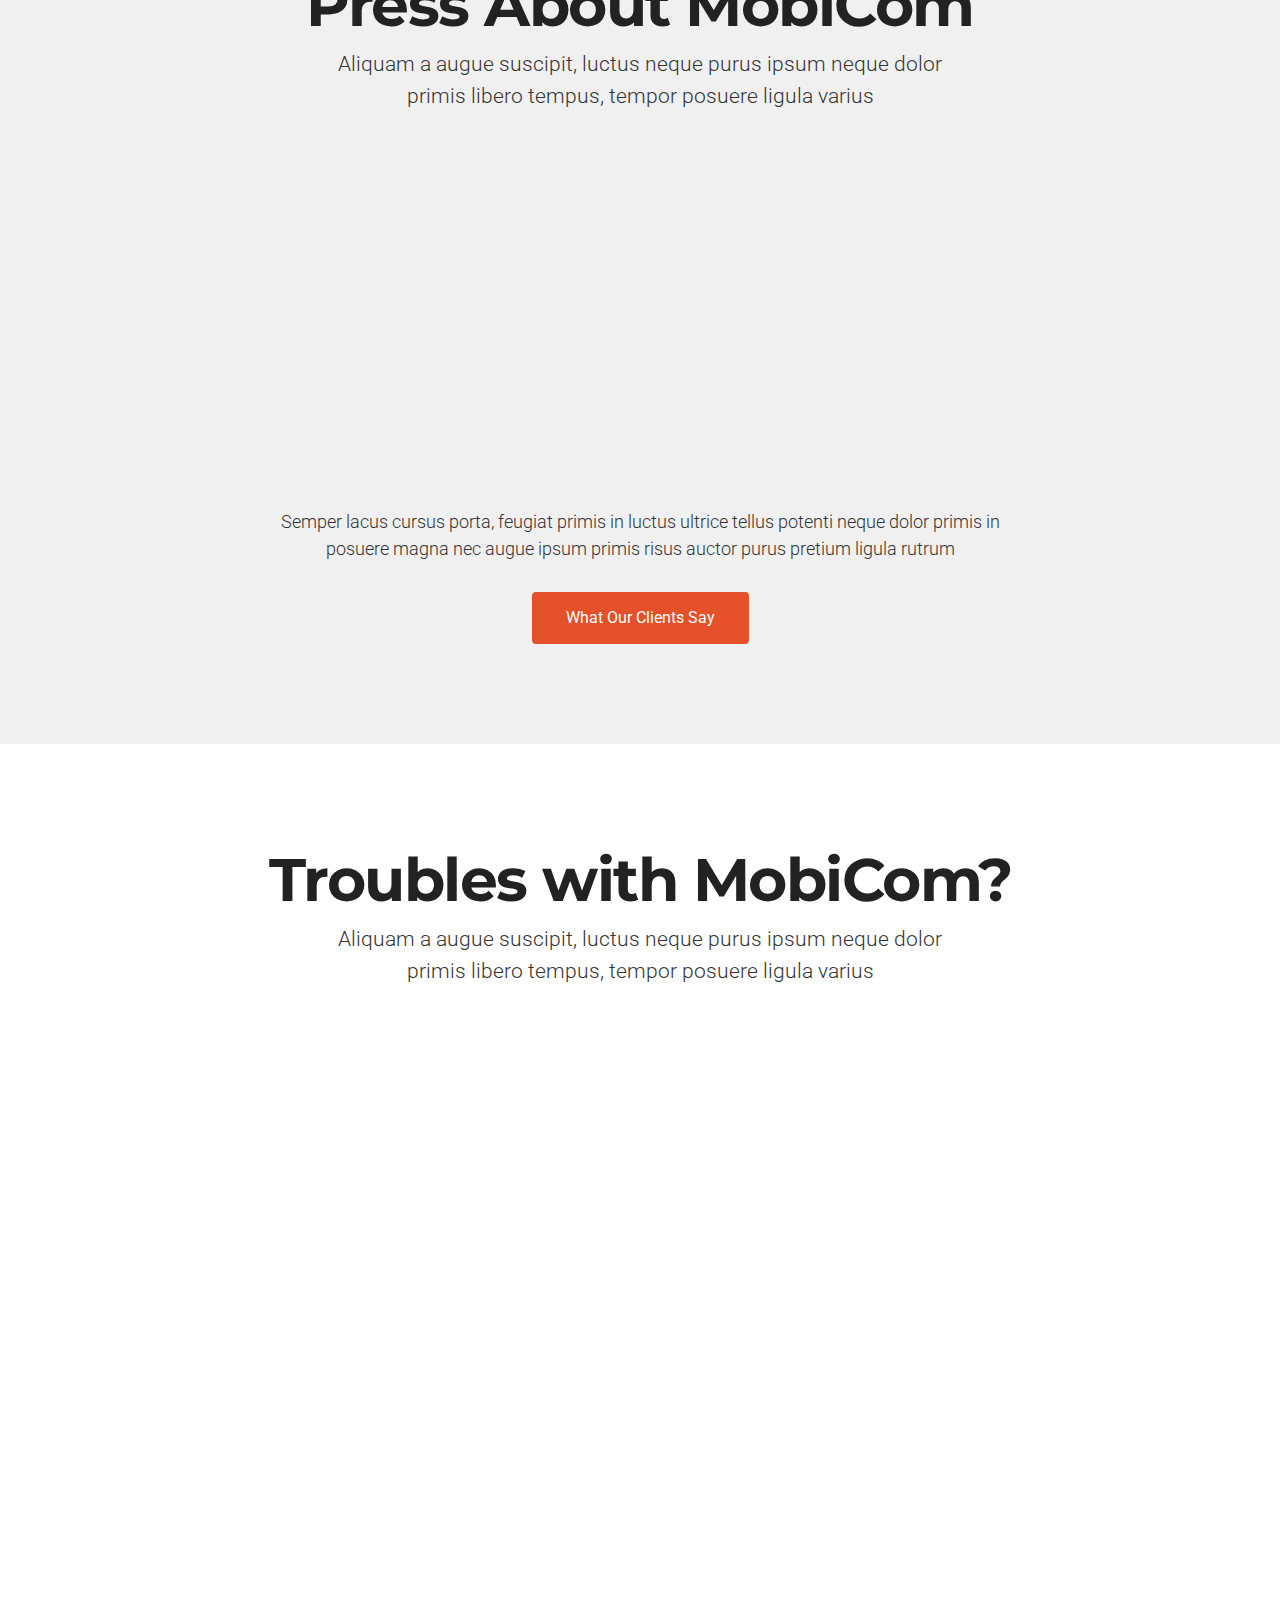
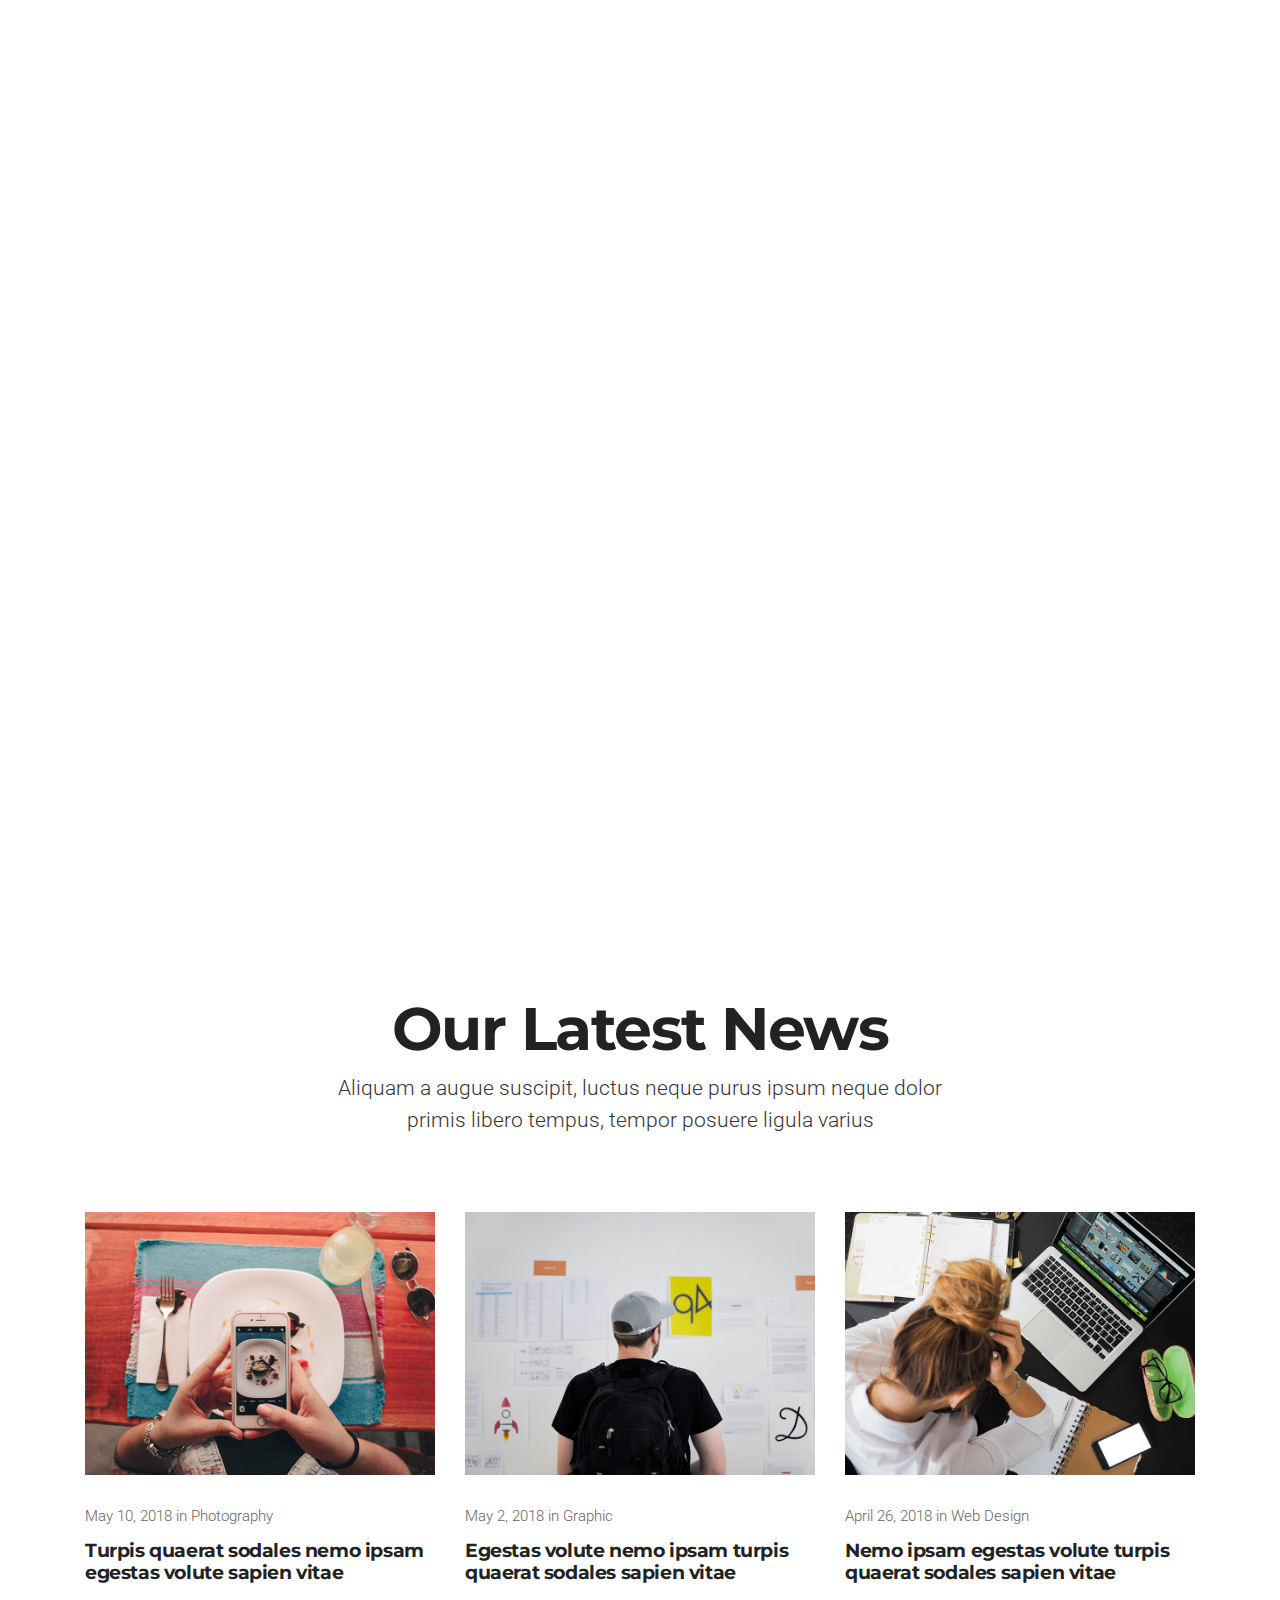
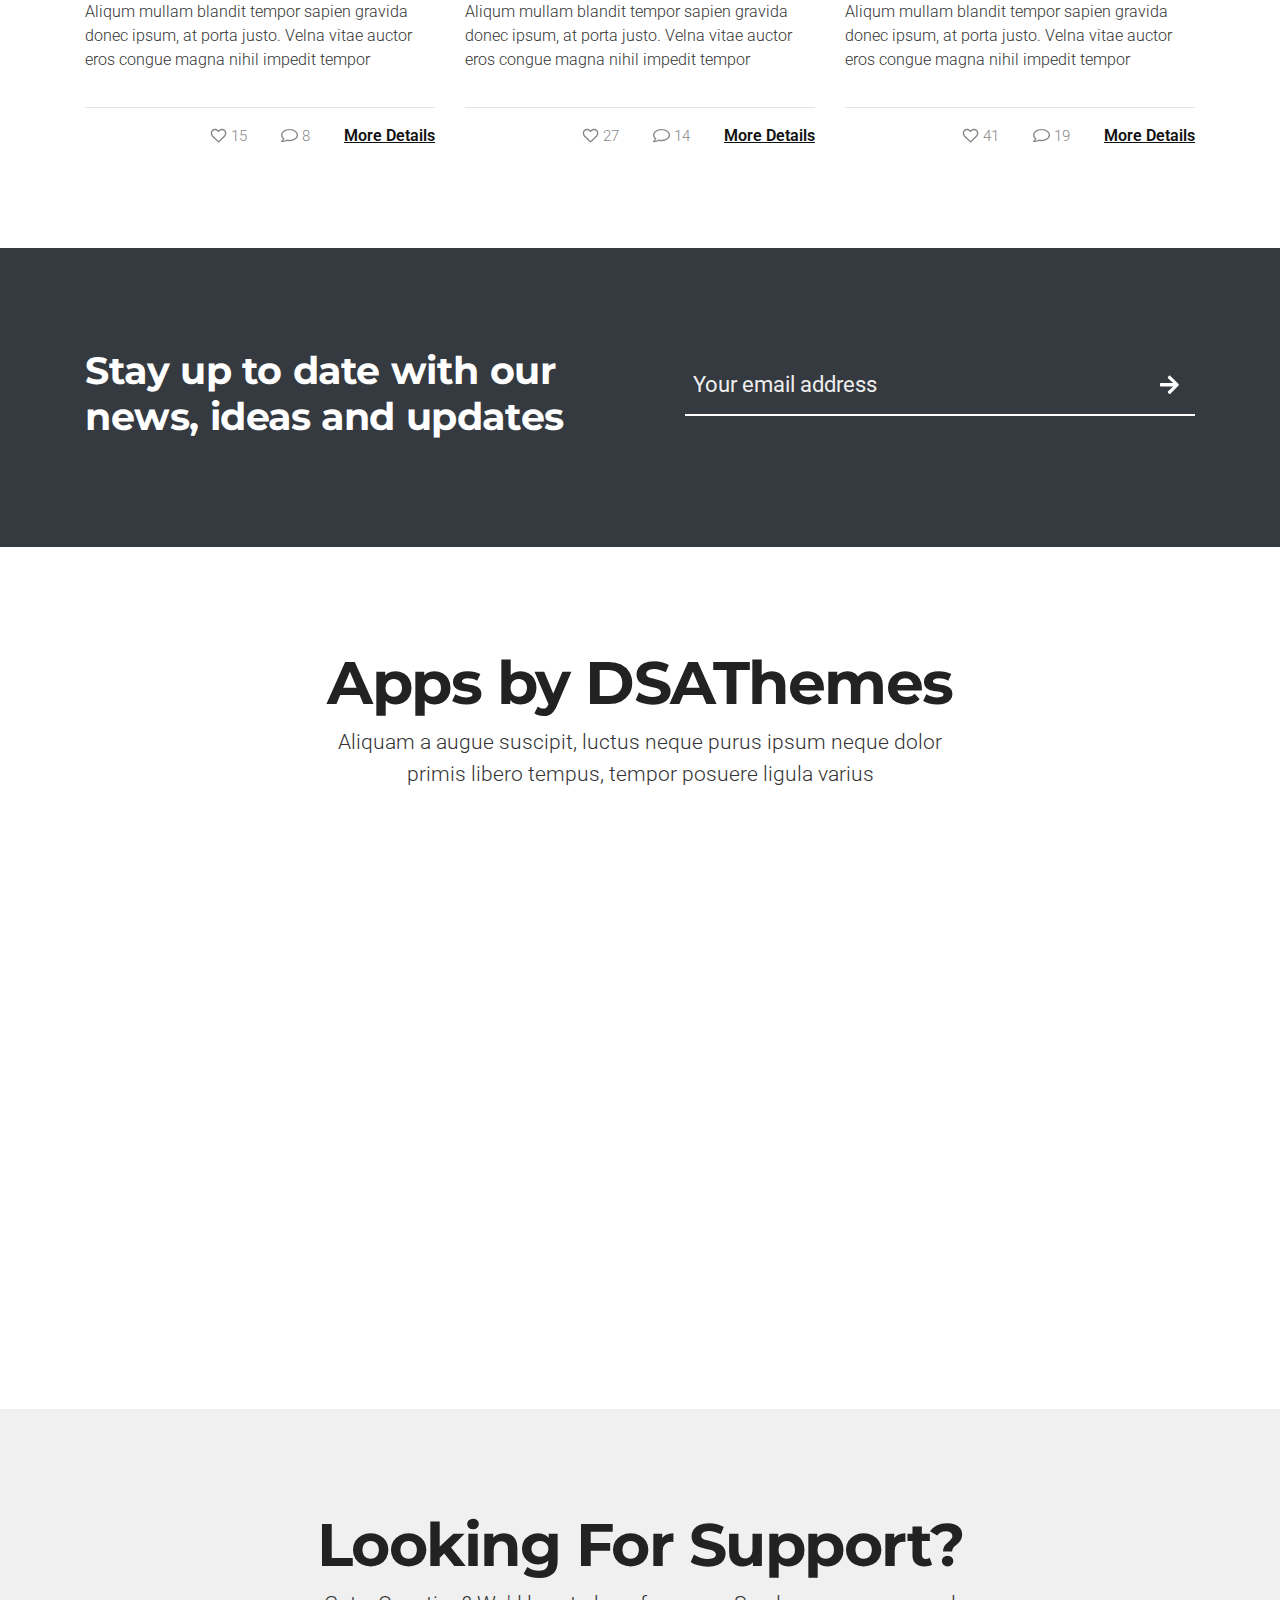
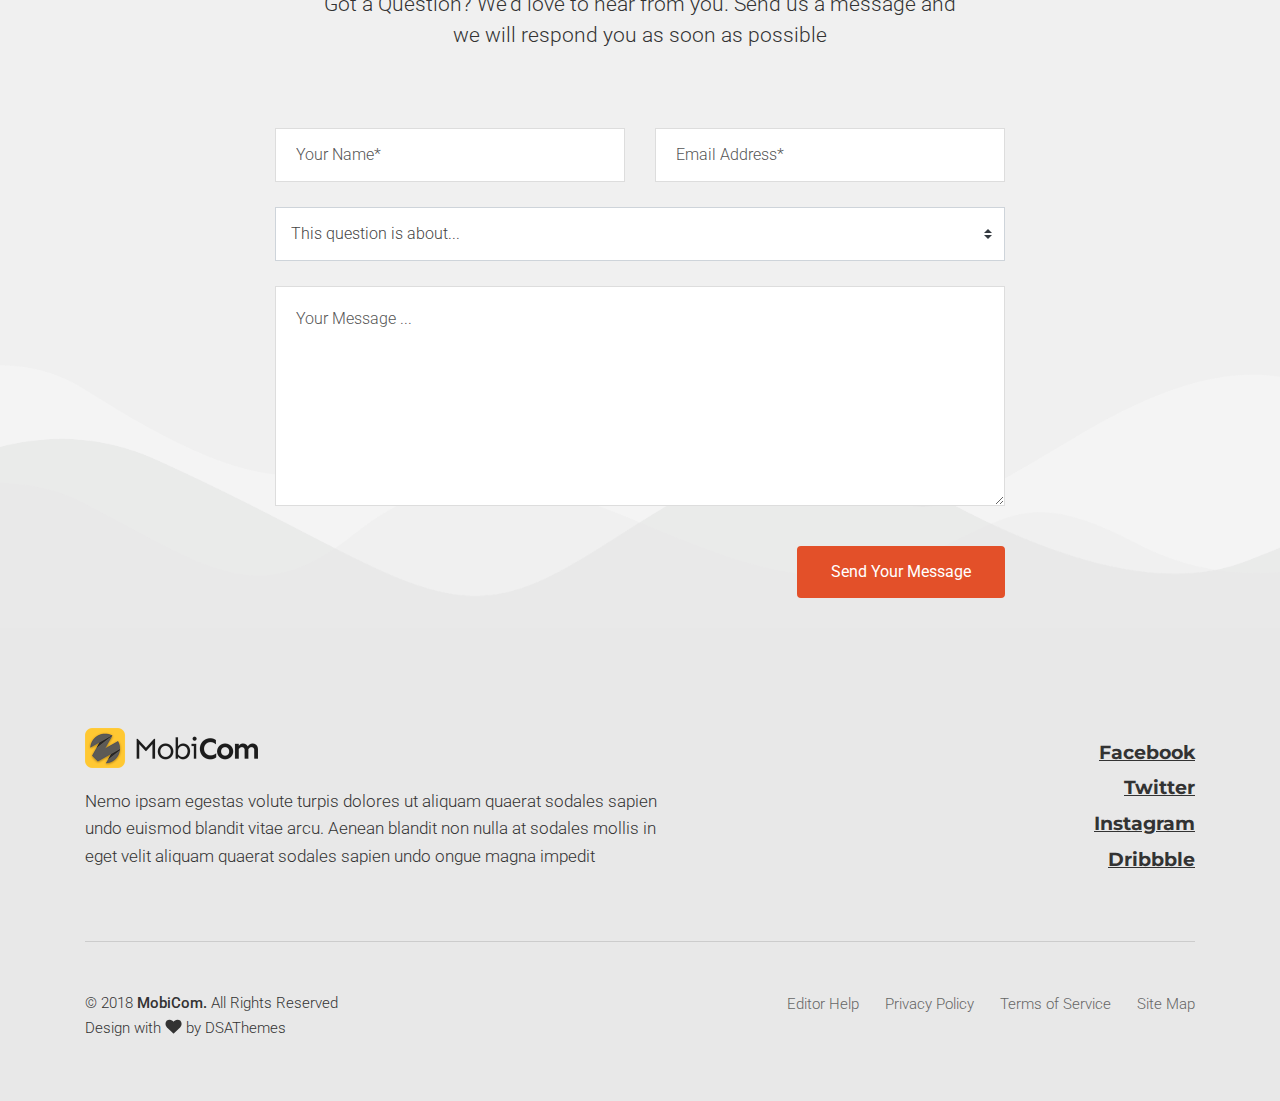
<file: demo-6.html>
<!DOCTYPE html>
<!-- MobiCom - Mobile App Landing Page Template design by DSAThemes (http://www.dsathemes.com) -->
<!--[if lt IE 7 ]><html class="ie ie6" lang="en"> <![endif]-->
<!--[if IE 7 ]><html class="ie ie7" lang="en"> <![endif]-->
<!--[if IE 8 ]><html class="ie ie8" lang="en"> <![endif]-->
<!--[if (gte IE 9)|!(IE)]><!-->
<html lang="en">



	
<!-- Mirrored from dsathemes.com/html/mobicom/files/demo-6.html by HTTrack Website Copier/3.x [XR&CO'2014], Sat, 28 Sep 2019 23:57:43 GMT -->
<head>



		<meta charset="utf-8">
		<meta http-equiv="X-UA-Compatible" content="IE=edge"/>
		<meta name="author" content="DSAThemes"/>	
		<meta name="description" content="MobiCom - Mobile App Landing Page Template"/>
		<meta name="keywords" content="Responsive, HTML5 template, DSAThemes, Mobile, Application, One Page, Landing, Mobile App">	
		<meta name="viewport" content="width=device-width, initial-scale=1.0"/>
				
  		<!-- SITE TITLE -->
		<title>MobiCom - Mobile App Landing Page Template</title>
							
		<!-- FAVICON AND TOUCH ICONS  -->
		<link rel="shortcut icon" href="images/favicon.ico" type="image/x-icon">
		<link rel="icon" href="images/favicon.ico" type="image/x-icon">
		<link rel="apple-touch-icon" sizes="152x152" href="images/apple-touch-icon-152x152.png">
		<link rel="apple-touch-icon" sizes="120x120" href="images/apple-touch-icon-120x120.png">
		<link rel="apple-touch-icon" sizes="76x76" href="images/apple-touch-icon-76x76.png">
		<link rel="apple-touch-icon" href="images/apple-touch-icon.png">

		<!-- GOOGLE FONTS -->
		<link href="https://fonts.googleapis.com/css?family=Roboto:300,400,500,700,900" rel="stylesheet"> 		
		<link href="https://fonts.googleapis.com/css?family=Montserrat:300,400,500,600,700" rel="stylesheet"> 

		<!-- BOOTSTRAP CSS -->
		<link href="css/bootstrap.min.css" rel="stylesheet">
				
		<!-- FONT ICONS -->
		<link href="css/fa-svg-with-js.css" rel="stylesheet">	
		<link href="css/pe-icon-7-stroke.css" rel="stylesheet">

		<!-- PLUGINS STYLESHEET -->
		<link href="css/magnific-popup.css" rel="stylesheet">
		<link href="css/slick.css" rel="stylesheet">
		<link href="css/slick-theme.css" rel="stylesheet">

		<!-- On Scroll Animations -->
		<link href="css/animate.css" rel="stylesheet">
				
		<!-- TEMPLATE CSS -->
		<link href="css/style.css" rel="stylesheet"> 	

		<!-- RESPONSIVE CSS -->
		<link href="css/responsive.css" rel="stylesheet"> 

		

	</head>



	<body>




		<!-- PRELOADER
		============================================= -->		
		<div id="loader-wrapper">
			<div id="loader">
				<ul class="cssload-flex-container">
					<li><span class="cssload-loading"></span></li>
				</ul>
			</div>
		</div>




		<!-- PAGE CONTENT
		============================================= -->	
		<div id="page" class="page">




			<!-- HEADER
			============================================= -->
			<header id="header" class="header">
				<nav class="navbar fixed-top navbar-expand-lg navbar-dark bg-tra">
					<div class="container">


						<!-- LOGO IMAGE -->
						<!-- For Retina Ready displays take a image with double the amount of pixels that your image will be displayed (e.g 260 x 60 pixels) -->
				 		<a href="#hero-6" class="navbar-brand logo-white"><img src="images/logo-white.png" width="130" height="30" alt="header-logo"></a>
				 		<a href="#hero-6" class="navbar-brand logo-black"><img src="images/logo.png" width="130" height="30" alt="header-logo"></a>


				 		<!-- Responsive Menu Button -->
				 		<button class="navbar-toggler" type="button" data-toggle="collapse" data-target="#navbarSupportedContent" aria-controls="navbarSupportedContent" aria-expanded="false" aria-label="Toggle navigation">
				   		 	<span class="navbar-toggler-icon"></span>
				  		</button>


				  		<!-- Navigation Menu -->
				  		<div id="navbarSupportedContent" class="collapse navbar-collapse">
					   		<ul class="navbar-nav ml-auto">

					     		<li class="nav-item nl-simple"><a class="nav-link" href="#content-1">About</a> </li>
					      		<li class="nav-item nl-simple"><a class="nav-link" href="#screens-1">Screens</a></li>

					      		<!-- Dropdown Link 
					      		<li class="nav-item dropdown">
							        <a class="nav-link dropdown-toggle" href="#" id="navbarDropdown" role="button" data-toggle="dropdown" aria-haspopup="true" aria-expanded="false">
							          Features
							        </a>
							        <div class="dropdown-menu" aria-labelledby="navbarDropdown">
							        	<a class="dropdown-item" href="#">Why MobiCom</a>
							         	<a class="dropdown-item" href="#">How It Works</a>
							          	<div class="dropdown-divider"></div>
							         	<a class="dropdown-item" href="#">Watch Video</a>
							        </div>
							    </li>-->
							    
					      		<li class="nav-item nl-simple"><a class="nav-link" href="#reviews-1">Reviews</a></li>
					      		<li class="nav-item nl-simple"><a class="nav-link" href="#faqs-1">FAQs</a></li>	
					      		<li class="nav-item nl-simple"><a class="nav-link" href="#blog-1">Blog</a></li>
					      					      		
								<!-- Header Social Icons -->															
								<li class="header-socials clearfix">
									<span><a href="#" class="ico-facebook"><i class="fab fa-facebook-f"></i></a></span>
									<span><a href="#" class="ico-twitter"><i class="fab fa-twitter"></i></a></span>
									<span><a href="#" class="ico-dribbble"><i class="fab fa-dribbble"></i></a></span>	

									<!--
									<span><a href="#" class="ico-behance"><i class="fab fa-behance"></i></a></span>										
									<span><a href="#" class="ico-instagram"><i class="fab fa-instagram"></i></a></span>
									<span><a href="#" class="ico-pinterest"><i class="fab fa-pinterest-p"></i></a></span>
									<span><a href="#" class="ico-google-plus"><i class="fab fa-google-plus-g"></i></a></span>
									<span><a href="#" class="ico-linkedin"><i class="fab fa-linkedin-in"></i></a></span>
									<span><a href="#" class="ico-tumblr"><i class="fab fa-tumblr"></i></a></span>
									<span><a href="#" class="ico-youtube"><i class="fab fa-youtube"></i></a></span>
									<span><a href="#" class="ico-vk"><i class="fab fa-vk"></i></a></span>																		
									-->
								</li>

					      	</ul>
					    </div>	<!-- End Navigation Menu -->


					</div>	  <!-- End container -->
				</nav>	   <!-- End navbar  -->
			</header>	<!-- END HEADER -->




			<!-- HERO-6
			============================================= -->	
			<section id="hero-6" class="bg-scroll hero-section division">
				<div class="container">	
					<div class="row hero-row-120 d-flex align-items-center">


						<!-- HERO IMAGE -->
						<div class="col-md-5 col-lg-5 animated" data-animation="fadeInLeft" data-animation-delay="500">
							<div class="hero-img">				
								<img class="img-fluid" src="images/hero-6-img.png" alt="hero-image">
							</div>
						</div>


						<!-- HERO TEXT -->
						<div class="col-md-7 col-lg-6 offset-lg-1">
							<div class="hero-txt white-color">	


								<!-- Title -->
								<h2 class="h2-lg animated" data-animation="fadeInUp" data-animation-delay="300">
								   A simple way to plan your day
								</h2>

								<!-- Text -->
								<p class="p-lg animated" data-animation="fadeInUp" data-animation-delay="400">
								   Orci nullam tempor sapien donec enim ipsum integer at porta justo odio vitae auctor vitae integer
								   congue magna lacus odio ac risus auctor tempus magna
								</p>

								<!-- HERO STORE BADGES -->													
								<div class="hero-stores-badge animated" data-animation="fadeInUp" data-animation-delay="500">

									<!-- AppStore -->
									<a href="#" class="store">
										<img class="appstore-original" src="images/store_badges/appstore.png" width="160" height="50" alt="appstore-logo" />
									</a>
													
									<!-- Google Play -->
									<a href="#" class="store">
										<img class="googleplay-original" src="images/store_badges/googleplay.png" width="171" height="50" alt="googleplay-logo" />
									</a>
												
									<!-- Aamazon Market 
									<a href="#" class="store">
										<img class="amazon-original" src="images/store_badges/amazon.png" width="158" height="50" alt="amazon-logo" />
									</a>  -->
																					
									<!-- Windows Market  
									<a href="#" class="store">
										<img class="windows-original" src="images/store_badges/windows.png" width="164" height="50" alt="windows-logo" />
									</a> -->

									<!-- OS Prerequisite -->
									<span class="os-version">* Requires iOS 7.0 or higher</span>
													
								</div>	<!-- End Store Badges -->
								

							</div>
						</div>	<!-- END HERO TEXT -->


					</div>	  <!-- End row -->
				</div>	   <!-- End container -->
			</section>	<!-- END HERO-6 -->




			<!-- FEATURES-1
			============================================= -->
			<section id="features-1" class="wide-60 featuress-section division">
				<div class="container">
			 		<div class="row">


			 			<!-- FEATURE BOX #1 -->
						<div class="col-md-4 animated" data-animation="fadeInUp" data-animation-delay="300">
							<div class="fbox-1 box-icon-lg red-icon">
								
								<!-- Icon -->
								<span class="pe-7s-piggy"></span>
									
								<!-- Title -->
								<h5 class="h5-md">Super Affordable</h5>
									
								<!-- Text -->
								<p class="grey-color">Semper lacus cursus porta, feugiat primis ultrice in ligula risus auctor
								   tempus feugiat dolor, felis lacinia risus porta
								</p>				
									
							</div>							
						</div>
								
								
						<!-- FEATURE BOX #2 -->
						<div class="col-md-4 animated" data-animation="fadeInUp" data-animation-delay="400">
							<div class="fbox-1 box-icon-lg red-icon">
								
								<!-- Icon -->
								<span class="pe-7s-expand1"></span>
									
								<!-- Title -->
								<h5 class="h5-md">Fast Turnaround</h5>

								<!-- Text -->
								<p class="grey-color">Feugiat primis ultrice semper lacus cursus porta, in ligula risus auctor
								   tempus feugiat dolor, felis lacinia risus porta
								</p>								
							
							</div>							
						</div>


						<!-- FEATURE BOX #3 -->
						<div class="col-md-4 animated" data-animation="fadeInUp" data-animation-delay="500">
							<div class="fbox-1 box-icon-lg red-icon">
								
								<!-- Icon -->
								<span class="pe-7s-shield"></span>
									
								<!-- Title -->
								<h5 class="h5-md">Concrete Security</h5>

								<!-- Text -->
								<p class="grey-color">Porta semper lacus cursus, feugiat primis ultrice in ligula risus auctor
								   tempus feugiat dolor, felis lacinia risus porta
								</p>

							</div>							
						</div>						


			 		</div>	   <!-- End row -->		
			 	</div>	   <!-- End container -->		
			</section>	<!-- END FEATURES-1 -->




			<!-- CONTENT-1
			============================================= -->
			<section id="content-1" class="bg-fixed wide-60 content-section division" style="background-image: url(images/tra-waves.png); background-position: center bottom;">
				<div class="container">
			 		<div class="row d-flex align-items-center">


					 	<!-- CONTENT TEXT -->
					 	<div class="col-md-6">
					 		<div class="content-txt ind-45">


					 			<!-- Title -->	
								<h2 class="h2-xs animated" data-animation="fadeInRight" data-animation-delay="300">
								   Capture all your thoughts
								</h2>

								<!-- Text -->
								<p class="animated" data-animation="fadeInRight" data-animation-delay="400">
								   An enim nullam tempor sapien gravida donec enim ipsum porta justo integer at odio velna vitae auctor
								   integer congue magna at pretium purus pretium ligula rutrum luctus risus ultrice luctus in ligula blandit
								   congue magna undo impedit
								</p> 

								<!-- QUOTE -->
								<div class="quote animated" data-animation="fadeInRight" data-animation-delay="500">
								
									<!-- Quote Text -->
									<p>"Lorem ipsum dolor sit amet, consectetuer adipiscing elit. Aenean magna ligula eget dolor suscipit
									   egestas viverra dolor iaculis luctus magna suscipit egestas "									   
									</p>																						
												
									<!-- Quote Avatar -->
									<div class="quote-avatar">
										<img src="images/quote-avatar.jpg" alt="quote-avatar">
									</div>
												
									<!-- Quote Author -->
									<div class="quote-author">
										<h5 class="h5-xs">Leslie Serpas</h5>
										<span class="grey-color">Designer of MobiCom</span>
									</div>	
								
								</div>


					 		</div>
					 	</div>	<!-- END CONTENT TEXT -->


					 	<!-- CONTENT IMAGE -->
						<div class="col-md-6 animated" data-animation="fadeInLeft" data-animation-delay="500">
							<div class="content-img">
								<img class="img-fluid" src="images/image-07.png" alt="content-image" />
					 		</div>
						</div>


			 		</div>	   <!-- End row -->		
			 	</div>	   <!-- End container -->		
			</section>	<!-- END CONTENT-1 -->




			<!-- CONTENT-4
			============================================= -->
			<section id="content-4" class="bg-scroll bg-lightgrey wide-60 content-section division">
				<div class="container">
			 		<div class="row d-flex align-items-center">


					 	<!-- CONTENT IMAGE -->
						<div class="col-md-6 animated" data-animation="fadeInRight" data-animation-delay="500">
							<div class="content-img">
								<img class="img-fluid" src="images/image-06.png" alt="content-image" />
					 		</div>
						</div>


						<!-- CONTENT TEXT -->
					 	<div class="col-md-6">
					 		<div class="content-txt ind-45">

					 					
					 			<!-- Title -->	
								<h2 class="h2-xs animated" data-animation="fadeInLeft" data-animation-delay="300">
								   Experienced and Skilled
								</h2>

								<!-- Text -->	
								<p class="animated" data-animation="fadeInLeft" data-animation-delay="400">
								   An enim nullam tempor sapien gravida donec enim ipsum porta justo integer at odio velna vitae
								   auctor integer congue magna at pretium purus pretium ligula rutrum luctus risus 
								</p> 
		
								<!-- Title -->	
								<h5 class="h5-md animated" data-animation="fadeInLeft" data-animation-delay="500">
								   Feature Integration
								</h5>
												
								<!-- Text -->	
								<p class="animated" data-animation="fadeInLeft" data-animation-delay="600">
								   An nullam tempor sapien, eget gravida donec enim ipsum porta justo integer at odio velna vitae
								   auctor integer congue
								</p>

								<!-- Title -->	
								<h5 class="h5-md animated" data-animation="fadeInLeft" data-animation-delay="700">
								   Multiple Discussions
								</h5>
												
								<!-- Text -->	
								<p class="animated" data-animation="fadeInLeft" data-animation-delay="800">
								   Justo integer at odio velna vitae auctor integer congue magna undo impedit. Gravida magna lacus
								   odio ac risus
								</p>


					 		</div>
					 	</div>	<!-- END CONTENT TEXT -->


			 		</div>	   <!-- End row -->		
			 	</div>	   <!-- End container -->		
			</section>	<!-- END CONTENT-4 -->




			<!-- VIDEO-3
			============================================= -->
			<section id="video-3" class="bg-scroll bg-dark video-section division">
				<div class="container">


					<!-- SECTION TITLE -->	
					<div class="row">	
						<div class="col-md-10 offset-md-1 white-color section-title">	

							<!-- Title 	-->	
							<h2 class="h2-lg">How MobiCom Works</h2>	

							<!-- Text -->
							<p>Aliquam a augue suscipit, luctus neque purus ipsum neque dolor primis libero tempus, 
							   tempor posuere ligula varius
							</p>
										
						</div> 	 <!-- End row --> 	
					</div>	 <!-- END SECTION TITLE -->		


			 		<div class="row">
			 			<div class="video-inner-bg">
			 				<div class="col-xl-10 offset-xl-1">		 				
			 					<div class="video-content">
			 						<div class="row d-flex align-items-center">


				 						<!-- VIDEO TEXT -->
				 						<div class="col-md-7">
				 							<div class="video-txt p-right-30">

				 							
					 							<!-- Title -->	
						 						<h4 class="h4-xl">Modern, Powerful and Creative</h4>

												<!-- Text -->	
												<p>Gravida donec integer ipsum porta justo at velna vitae auctor integer magna at
												   risus auctor purus rutrum primis ultrice ligula luctus impedit magna dolor vitae
												   risus auctor purus pretium
												</p> 

												<!-- Text  -->	
												<p>Donec enim ipsum porta justo integer at velna vitae auctor integer congue magna
												   at risus auctor purus unt pretium ligula rutrum sapien ultrice eros dolor luctus
												   odio placerat massa magna cursus
												</p>

												<!-- Button -->
												<a href="#" class="btn">Discover More</a>


											</div>
				 						</div>	<!-- END VIDEO TEXT -->


				 						<!-- VIDEO PREVIEW -->
				 						<div class="col-md-5">
				 							<div class="video-preview text-center">

				 							
					 							<!-- Change the link HERE!!! -->
												<a class="video-popup" href="https://www.youtube.com/watch?v=kuceVNBTJio">
														
													<!-- Play Icon -->
													<div class="video-block-wrapper"><div class="play-icon-green"></div></div>
															
													<!-- Preview Image -->
													<img class="img-fluid" src="images/image-10.png" alt="video-preview">

												</a>


											</div>
				 						</div>	<!-- END VIDEO PREVIEW -->

			 					
				 					</div>	<!-- End row -->
				 				</div>	<!-- End video-content -->
				 			</div>	 <!-- END CONTENT TEXT -->
				 		</div>	  <!-- End Inner Background -->
			 		</div>	   <!-- End row -->	


			 	</div>	   <!-- End container -->		
			</section>	<!-- END VIDEO-3 -->




			<!-- SCREENSHOTS-1
			============================================= -->
			<section id="screens-1" class="bg-scroll no-bg screens-section division">
				
		
				<!-- SECTION TITLE -->
				<div class="container">		
					<div class="row">	
						<div class="col-md-10 offset-md-1 section-title">	

							<!-- Title 	-->	
							<h2 class="h2-lg">Awesome Screenshots</h2>	

							<!-- Text -->
							<p>Aliquam a augue suscipit, luctus neque purus ipsum neque dolor primis libero tempus, 
							   tempor posuere ligula varius
							</p>
							
						</div>		
					</div> 	 <!-- End row --> 	
				</div>	 <!-- END SECTION TITLE -->	
				
					
				<!-- SCREENSHOTS CAROUSEL -->
				<div class="screenshots-wrap">
					 <div class="screens-carousel">

							
						<!-- Screen #1 -->
						<div class="carousel-item">
							<img src="images/portfolio/screen-1.jpg" alt="screenshot">
						</div>
									
						<!-- Screen #2 -->
						<div class="carousel-item">
							<img src="images/portfolio/screen-2.jpg" alt="screenshot">
						</div>
									
						<!-- Screen #3 -->
						<div class="carousel-item">
							<img src="images/portfolio/screen-3.jpg" alt="screenshot">
						</div>
									
						<!-- Screen #4 -->
						<div class="carousel-item">
							<img src="images/portfolio/screen-4.jpg" alt="screenshot">
						</div>
									
						<!-- Screen #5 -->
						<div class="carousel-item">
							<img src="images/portfolio/screen-5.jpg" alt="screenshot">
						</div>
									
						<!-- Screen #6 -->
						<div class="carousel-item">
							<img src="images/portfolio/screen-6.jpg" alt="screenshot">
						</div>
									
						<!-- Screen #7 -->
						<div class="carousel-item">
							<img src="images/portfolio/screen-7.jpg" alt="screenshot">
						</div>
									
						<!-- Screen #8 -->
						<div class="carousel-item">
							<img src="images/portfolio/screen-8.jpg" alt="screenshot">
						</div>
													
					</div>
						
							
					<!-- IPHONE FRAME -->
					<div class="iphone-frame">
						<img src="images/iphone.png" alt="iphone-image">			
					</div>
							
							
				</div>	<!-- END SCREENSHOTS CAROUSEL -->


			</section>	<!-- END SCREENSHOTS-1 -->




			<!-- CONTENT-5
			============================================= -->
			<section id="content-5" class="p-bottom-80 content-section">
				<div class="bg-scroll p-top-100 bg-inner bg-grey division">
					<div class="container">
						<div class="row d-flex align-items-center">

									
							<!-- CONTENT TXT -->	
							<div class="col-md-6">
								<div class="content-txt ind-45">

									
									<!-- Title -->
									<h2 class="h2-xs animated" data-animation="fadeInRight" data-animation-delay="300">
									   Boost your productivity
									</h2>
								
									<!-- Text -->
									<p class="animated" data-animation="fadeInRight" data-animation-delay="400">
									   An orci nullam tempor sapien, eget gravida integer donec ipsum porta justo at odio integer
									   congue magna undo auctor gravida velna magna orci lacus odio ac risus auctor faucibus orci
									   ligula massa luctus et ultrices posuere cubilia
									</p>

									<!-- APP DEVICES -->	
									<div class="app-devices clearfix animated" data-animation="fadeInRight" data-animation-delay="500">
									
										<!-- Icons -->
										<i class="fas fa-tablet-alt f-tablet"></i>
										<i class="fas fa-mobile-alt f-phone"></i>

										<!-- Text -->	
										<div class="app-devices-desc">
											<p class="p-small">Available on iPhone, iPad and all Android devices from 5.5</p>
										</div>	

									</div>


								</div>	
							</div>	<!-- END CONTENT TXT -->	


							<!-- CONTENT IMAGE -->
							<div class="col-md-6 animated" data-animation="fadeInLeft" data-animation-delay="500">	
								<div class="content-5-img text-center ind-15">
									<img class="img-fluid" src="images/image-09.png" alt="content-image">
								</div>
							</div>


						</div>	  <!-- End row -->
					</div>	   <!-- End container -->
				</div>		<!-- End Inner Background -->	
			</section>	<!-- END CONTENT-5 -->




			<!-- STATISTIC-2
			============================================= -->
			<div id="statistic-2" class="wide-60 statistic-section division">
				<div class="container">
					<div class="row d-flex align-items-center">


						<!-- STATISTIC IMAGE -->
						<div class="col-md-6 col-lg-5 animated" data-animation="fadeInLeft" data-animation-delay="400">	
							<div class="statistic-img text-center m-bottom-40">
								<img class="img-fluid" src="images/image-06.png" alt="content-image" />								
							</div>
						</div>	<!-- END STATISTIC IMAGE -->


						<div class="col-md-6 col-lg-6 offset-lg-1 m-bottom-40">
							<div class="row">


								<!-- STATISTIC BLOCK #1 -->
								<div class="col-sm-6 b-bottom b-right">							
									<div class="statistic-block text-center box-icon red-icon animated" data-animation="fadeInUp" data-animation-delay="300">	
										<span class="pe-7s-smile"></span>						
										<div class="statistic-number">1154</div>
										<p class="p-md">Happy Clients</p>
									</div>								
								</div>

								<!-- STATISTIC BLOCK #2 -->
								<div class="col-sm-6 b-bottom">									
									<div class="statistic-block text-center box-icon red-icon animated" data-animation="fadeInUp" data-animation-delay="400">		
										<span class="pe-7s-help2"></span>									
										<div class="statistic-number">409</div>
										<p class="p-md">Tickets Closed</p>
									</div>							
								</div>

								<!-- STATISTIC BLOCK #3 -->
								<div class="col-sm-6 b-right">							
									<div class="statistic-block text-center box-icon red-icon animated" data-animation="fadeInUp" data-animation-delay="500">		
										<span class="pe-7s-users"></span>									
										<div class="statistic-number">869</div>
										<p class="p-md">Followers</p>	
									</div>						
								</div>

								<!-- STATISTIC BLOCK #4 -->
								<div class="col-sm-6">							
									<div class="statistic-block text-center box-icon red-icon animated" data-animation="fadeInUp" data-animation-delay="600">		
										<span class="pe-7s-coffee"></span>					
										<div class="statistic-number">901</div>	
										<p class="p-md">Cups of Coffee</p>
									</div>						
								</div>


							</div>
						</div>	<!-- END STATISTIC BLOCKS -->


					</div>	 <!-- End row -->			
				</div>	 <!-- End container -->		
			</div>	<!-- END STATISTIC-2 -->




			<!-- TESTIMONIALS-1
			============================================= -->
			<section id="reviews-1" class="wide-100 reviews-section division">
				<div class="container">


					<!-- SECTION TITLE -->	
					<div class="row">	
						<div class="col-md-10 offset-md-1 section-title">	

							<!-- Title 	-->	
							<h2 class="h2-lg">Customers Feedback</h2>	

							<!-- Text -->
							<p>Aliquam a augue suscipit, luctus neque purus ipsum neque dolor primis libero tempus, 
							   tempor posuere ligula varius
							</p>
									
						</div> 	
					</div>	 <!-- END SECTION TITLE -->		

			
					<!-- TESTIMONIALS CAROUSEL -->
					<div class="reviews-carousel">
						<div class="center slider">


							<!-- TESTIMONIAL #1 -->
							<div class="review-1">

								<!-- Testimonial Author -->
								<div class="testimonial-avatar text-center">
									<img src="images/review-author-1.jpg" alt="review-author">
									<p class="testimonial-autor">pebz13</p>
								</div>

								<!-- App Rating -->
								<div class="app-rating m-bottom-15">
									<i class="fas fa-star"></i>
									<i class="fas fa-star"></i>
									<i class="fas fa-star"></i>
									<i class="fas fa-star"></i>
									<i class="fas fa-star"></i>
								</div>	
									
								<!-- Testimonial Text -->
								<p>Etiam sapien sem at sagittis congue augue massa varius egestas magna suscipit magna tempus
								   aliquet porta rutrum sodales	   
								</p>
																								
							</div>	<!-- END TESTIMONIAL #1 -->
						
							
							<!-- TESTIMONIAL #2 -->
							<div class="review-1">

								<!-- Testimonial Author -->
								<div class="testimonial-avatar text-center">
									<img src="images/review-author-2.jpg" alt="review-author">
									<p class="testimonial-autor">Evelyn Martinez</p>
								</div>
									
								<!-- App Rating -->
								<div class="app-rating m-bottom-15">
									<i class="fas fa-star"></i>
									<i class="fas fa-star"></i>
									<i class="fas fa-star"></i>
									<i class="fas fa-star"></i>
									<i class="fas fa-star-half"></i>
								</div>	
										
								<!-- Testimonial Text -->
								<p>At sagittis congue augue egestas egestas magna ipsum vitae purus ipsum primis in cubilia
								   laoreet augue luctus donec diam ociis aenean primis in augue aliquet porta rutrum arcu aenean
								</p>
						
							</div>	<!-- END TESTIMONIAL #2 -->
					
						
							<!-- TESTIMONIAL #3 -->
							<div class="review-1">

								<!-- Testimonial Author -->
								<div class="testimonial-avatar text-center">
									<img src="images/review-author-3.jpg" alt="review-author">
									<p class="testimonial-autor">Robert Peterson</p>
								</div>

								<!-- App Rating -->
								<div class="app-rating m-bottom-15">
									<i class="fas fa-star"></i>
									<i class="fas fa-star"></i>
									<i class="fas fa-star"></i>
									<i class="fas fa-star"></i>
									<i class="fas fa-star"></i>
								</div>	
										
								<!-- Testimonial Text -->
								<p>Mauris donec ociis et magnis sapien etiam sapien sem sagittis congue augue egestas et magna
								   suscipit aenean primis in augue luctus undo blandit  
								</p>
															
							</div>	<!-- END TESTIMONIAL #3 -->
								
								
							<!-- TESTIMONIAL #4 -->
							<div class="review-1">

								<!-- Testimonial Author Avatar -->
								<div class="testimonial-avatar text-center">
									<img src="images/review-author-4.jpg" alt="review-author">
									<p class="testimonial-autor">Leslie Serpas</p>
								</div>
									
								<!-- App Rating -->
								<div class="app-rating m-bottom-15">
									<i class="fas fa-star"></i>
									<i class="fas fa-star"></i>
									<i class="fas fa-star"></i>
									<i class="fas fa-star"></i>
									<i class="fas fa-star-half"></i>
								</div>	
									
								<!-- Testimonial Text -->
								<p>Egestas magna suscipit egestas magna ipsum vitae purus ipsum primis in cubilia laoreet augue
								   egestas luctus aliquet porta rutrum arcu magna viverra dolor			   
								</p>											
															
							</div>	<!-- END TESTIMONIAL #4 -->
								
								
							<!-- TESTIMONIAL #5 -->
							<div class="review-1">

								<!-- Testimonial Author -->
								<div class="testimonial-avatar text-center">
									<img src="images/review-author-5.jpg" alt="review-author">
									<p class="testimonial-autor">Marisol19</p>
								</div>

								<!-- App Rating -->
								<div class="app-rating m-bottom-15">
									<i class="fas fa-star"></i>
									<i class="fas fa-star"></i>
									<i class="fas fa-star"></i>
									<i class="fas fa-star"></i>
									<i class="fas fa-star"></i>
								</div>	
											
								<!-- Testimonial Text -->
								<p>Egestas egestas magna ipsum vitae purus efficitur ipsum primis in cubilia laoreet augue egestas
								   luctus donec diam ociis vitae purus diam
								</p>						
							
							</div>	<!-- END TESTIMONIAL #5 -->
								
								
							<!-- TESTIMONIAL #6 -->
							<div class="review-1">

								<!-- Testimonial Author Avatar -->
								<div class="testimonial-avatar text-center">
									<img src="images/review-author-6.jpg" alt="review-author">
									<p class="testimonial-autor">Dan Hodges</p>
								</div>

								<!-- App Rating -->
								<div class="app-rating m-bottom-15">
									<i class="fas fa-star"></i>
									<i class="fas fa-star"></i>
									<i class="fas fa-star"></i>
									<i class="fas fa-star"></i>
									<i class="fas fa-star-half"></i>
								</div>	
		
								<!-- Testimonial Text -->
								<p>Augue egestas volutpat egestas et lobortis magna suscipit luctus undo blandit vitae purus non
								   diam tempus aliquet porta rutrum  
								</p>	
															
							</div>	<!-- END TESTIMONIAL #6 -->
								
								
							<!-- TESTIMONIAL #7 -->
							<div class="review-1">

								<!-- Testimonial Author Avatar -->
								<div class="testimonial-avatar text-center">
									<img src="images/review-author-3.jpg" alt="review-author">
									<p class="testimonial-autor">Jack Harper</p>
								</div>

								<!-- App Rating -->
								<div class="app-rating m-bottom-15">
									<i class="fas fa-star"></i>
									<i class="fas fa-star"></i>
									<i class="fas fa-star"></i>
									<i class="fas fa-star"></i>
									<i class="fas fa-star"></i>
								</div>
										
								<!-- Testimonial Text -->
								<p>Egestas et lobortis magna suscipit luctus undo blandit vitae purus lobortis non diam tempus
								   aliquet porta rutrum arcu aenean primis in ultrice						   
								</p>	
															
							</div>	<!-- END TESTIMONIAL #7 -->

													
						</div>
					</div>	<!-- TESTIMONIALS CAROUSEL -->


				</div>	   <!-- End container -->
			</section>	<!-- END TESTIMONIALS-1 -->




			<!-- PRESS-1
			============================================= -->
			<div id="press-1" class="bg-lightgrey wide-100 press-section division">
				<div class="container">


					<!-- SECTION TITLE -->	
					<div class="row">	
						<div class="col-md-10 offset-md-1 section-title">	

							<!-- Title 	-->	
							<h2 class="h2-lg">Press About MobiCom</h2>	

							<!-- Text -->
							<p>Aliquam a augue suscipit, luctus neque purus ipsum neque dolor primis libero tempus, 
							   tempor posuere ligula varius 
							</p>
									
						</div> 	
					</div>	 <!-- END SECTION TITLE -->


					<div class="row">

												
						<!-- PRESS LOGO IMAGE -->
						<div class="col-sm-6 col-md-3 animated" data-animation="fadeInUp" data-animation-delay="300">
							<div class="press-logo">
								<a href="#">
									<img class="img-fluid" src="images/press-1.png" alt="press-logo" />
								</a>	
							</div>
						</div>
														
						<!-- PRESS LOGO IMAGE -->
						<div class="col-sm-6 col-md-3 animated" data-animation="fadeInUp" data-animation-delay="400">
							<div class="press-logo">
								<a href="#">
									<img class="img-fluid" src="images/press-2.png" alt="press-logo" />
								</a>	
							</div>
						</div>
														
						<!-- PRESS LOGO IMAGE -->
						<div class="col-sm-6 col-md-3 animated" data-animation="fadeInUp" data-animation-delay="500">
							<div class="press-logo">
								<a href="#">
									<img class="img-fluid" src="images/press-3.png" alt="press-logo" />
								</a>
							</div>
						</div>
														
						<!-- PRESS LOGO IMAGE -->
						<div class="col-sm-6 col-md-3 animated" data-animation="fadeInUp" data-animation-delay="600">
							<div class="press-logo">
								<a href="#">
									<img class="img-fluid" src="images/press-4.png" alt="press-logo" />
								</a>
							</div>
						</div>

														
					</div>    <!-- End row -->


					<!-- PRESS TEXT -->
					<div class="row">
						<div class="col-lg-10 offset-lg-1">
							<div class="press-txt text-center m-top-20">	

								<!-- Text -->
								<p class="p-md">Semper lacus cursus porta, feugiat primis in luctus ultrice tellus potenti neque dolor
								   primis in posuere magna nec augue ipsum primis risus auctor purus pretium ligula rutrum
								</p>

								<!-- Button -->						
								<a href="#reviews-1" class="btn">What Our Clients Say</a>

							</div>
						</div>
					</div>	<!-- END PRESS TEXT -->


				</div>	   <!-- End container -->
			</div>	  <!-- END PRESS-1 -->




			<!-- FAQs-1
			============================================= -->
			<section id="faqs-1" class="bg-fixed wide-70 faqs-section division">				
				<div class="container">


					<!-- SECTION TITLE -->	
					<div class="row">	
						<div class="col-md-10 offset-md-1 section-title">	

							<!-- Title 	-->	
							<h2 class="h2-lg">Troubles with MobiCom?</h2>	

							<!-- Text -->
							<p>Aliquam a augue suscipit, luctus neque purus ipsum neque dolor primis libero tempus, 
							   tempor posuere ligula varius
							</p>
									
						</div> 	 <!-- End row --> 	
					</div>	 <!-- END SECTION TITLE -->	


					<div class="row">
						

						<!-- QUESTIONS HOLDER -->
						<div class="col-lg-6">
							<div class="questions-holder ind-30">


								<!-- QUESTION #1 -->
								<div class="question animated" data-animation="fadeInUp" data-animation-delay="300">

									<!-- Question -->
									<h5 class="h5-sm">Lobortis sit magna ornare magna egestas?</h5>

									<!-- Answer -->
									<p>Etiam sit amet mauris suscipit sit amet in odio. Integer congue leo metus. Vitae arcu mollis blandit
									   ultrice ligula egestas magna suscipit lectus magna suscipit luctus undo blandit vitae purus laoreet
									</p>

								</div>	


								<!-- QUESTION #2 -->					
								<div class="question animated" data-animation="fadeInUp" data-animation-delay="400">

									<!-- Question -->
									<h5 class="h5-sm">Placeat axime facere omnis volute?</h5>

									<!-- Answer -->
									<p>An augue egestas an ipsum vitae emo ligula volute ante ipsum primis in faucibus sit ametn in odio.
									   Integer congue leo metus, eu mollis lorem viverra suscipit lectus magna
									</p>

								</div>

										
								<!-- QUESTION #3 -->
								<div class="question animated" data-animation="fadeInUp" data-animation-delay="500">

									<!-- Question -->
									<h5 class="h5-sm">An interdum lobortis pretium ornare?</h5>

									<!-- Answer -->
									<p>Feugiat eros, ac tincidunt ligula massa in faucibus orci luctus et ultrices posuere cubilia curae</p>									

								</div>	


								<!-- QUESTION #4 -->
								<div class="question animated" data-animation="fadeInUp" data-animation-delay="600">

									<!-- Question -->
									<h5 class="h5-sm">Interdum lobortis pretium ornare?</h5>

									<!-- Answer -->
									<p>Praesent semper, lacus sed cursus porta, odio augue ligula massa risus laoreet. Laoreet auctor massa
									   varius egestas amet mauris suscipit semper lacus sed cursus porta feugiat primis
									</p>

								</div>


							</div>
						</div>	<!-- END QUESTIONS HOLDER -->


						<!-- QUESTIONS HOLDER -->
						<div class="col-lg-6">
							<div class="questions-holder ind-30">


								<!-- QUESTION #5 -->
								<div class="question animated" data-animation="fadeInUp" data-animation-delay="300">

									<!-- Question -->
									<h5 class="h5-sm">Aliquam dapibus pretium ornare?</h5>

									<!-- Answer -->
									<p>Feugiat eros ligula massa lipsum primis in orci luctus et ultrices posuere cubilia curae
									   congue lorem. ante ipsum primis in faucibus bibendum sit amet in odio
									</p>

								</div>	

							
								<!-- QUESTION #6 -->					
								<div class="question animated" data-animation="fadeInUp" data-animation-delay="400">

									<!-- Question -->
									<h5 class="h5-sm">Pretium purus lacus tempor an ipsum vitae augue egestas emo ligula?</h5>

									<!-- Answer -->
									<p>Praesent semper lacus sed cursus porta, feugiat primis in orci luctus ligula eros ac ligula
									   massa in faucibus orci luctus et ultrices posuere ante ipsum primis in faucibus bibendum sit
									   amet in odio.
									</p>

								</div>

									
								<!-- QUESTION #6 -->
								<div class="question animated" data-animation="fadeInUp" data-animation-delay="500">

									<!-- Question -->
									<h5 class="h5-sm">Dapibus lobortis pretium ornare?</h5>

									<!-- Answer -->
									<p>Praesent semper, lacus sed cursus porta,feugiat primis in faucibus orci luctus tincidunt ligula 
									   ultrice sapien egestas lobortis magna
									</p>

								</div>


								<!-- QUESTION #7 -->
								<div class="question animated" data-animation="fadeInUp" data-animation-delay="600">

									<!-- Question -->
									<h5 class="h5-sm">Interdum lobortis pretium ornare?</h5>

									<!-- Answer -->
									<p>Feugiat eros, ac tincidunt ligula massa in faucibus orci luctus et ultrices posuere cubilia curae
									   integer congue leo metus, eu mollis lorem primis in orci
									</p>

								</div>	


							</div>
						</div>	<!-- END  QUESTIONS HOLDER -->


					</div>	<!-- End row -->		


					<!-- MORE QUESTIONS BUTTON -->		
					<div class="row">
						<div class="col-md-12 text-center">
							<div class="more-questions-btn animated" data-animation="fadeInUp" data-animation-delay="800">

								<!-- Text -->
								<h4 class="h4-xs txt-500">Didn't find what you're looking for?</h4>

								<!-- Button -->
								<a href="#contacts-1" class="btn">Ask Your Question Here</a>

							</div>
						</div>
					</div>


				</div>	   <!-- End container -->		
			</section>	<!-- END FAQs-1 -->




			<!-- DOWNLOAD-2
			============================================= -->
			<section id="download-2" class="wide-50 download-section">
				<div class="bg-scroll bg-inner division">
					<div class="container white-color">
				 		<div class="row d-flex align-items-center">


							<!-- DOWNLOAD TXT -->	
							<div class="col-md-7 col-lg-7">
								<div class="download-txt ind-45">

								
									<!-- Title -->
									<h2 class="h2-xs animated" data-animation="fadeInRight" data-animation-delay="300">
									   It’s perfect time to join MobiCom
									</h2>

									<!-- Text -->
									<p class="p-lg animated" data-animation="fadeInRight" data-animation-delay="400">
									   Feugiat eros, ac tincidunt ligula massa in faucibus orci luctus posuere cubilia curae integer
									   congue leo metus
									</p>

									<!-- HERO STORE BADGES -->													
									<div class="stores-badge animated" data-animation="fadeInRight" data-animation-delay="500">

										<!-- AppStore -->	
										<a href="#" class="store">
											<img class="appstore-white" src="images/store_badges/appstore-tra-white.png" width="155" height="50" alt="appstore-logo">
										</a>
																		
										<!-- Google Play -->	
										<a href="#" class="store">
											<img class="googleplay-white" src="images/store_badges/googleplay-tra-white.png" width="164" height="50" alt="googleplay-logo">
										</a>
														
									</div>


								</div>	
							</div>	<!--END DOWNLOAD TXT -->				
									
														
							<!-- DOWNLOAD IMAGE -->
							<div class="col-md-5 col-lg-4 offset-lg-1 animated" data-animation="fadeInLeft" data-animation-delay="500">	
								<div class="download-2-img text-center ind-15">
									<img class="img-fluid" src="images/image-10.png" alt="download-image">
								</div>
							</div>


				 		</div>	   <!-- End row -->		
				 	</div>	   <!-- End container -->	
			 	</div>		<!-- End Inner Background -->
			</section>	<!-- END DOWNLOAD-2 -->




			<!-- BLOG-1
			============================================= -->
			<section id="blog-1" class="wide-60 blog-section division">				
				<div class="container">


					<!-- SECTION TITLE -->	
					<div class="row">	
						<div class="col-md-10 offset-md-1 section-title">	

							<!-- Title 	-->	
							<h2 class="h2-lg">Our Latest News</h2>	

							<!-- Text -->
							<p>Aliquam a augue suscipit, luctus neque purus ipsum neque dolor primis libero tempus, 
							   tempor posuere ligula varius
							</p>
									
						</div> 	
					</div>	 <!-- END SECTION TITLE -->


			 		<!-- BLOG POSTS HOLDER -->
				 	<div class="row">


				 		<!-- BLOG POST #1 -->
				 		<div class="col-md-6 col-lg-4">
				 			<div class="blog-post">

			 			
					 			<!-- BLOG POST IMAGE -->
					 			<div class="blog-post-img m-bottom-30">
									<img class="img-fluid" src="images/blog/post-1-img.jpg" alt="blog-post-image" />	
								</div>


								<!-- BLOG POST TEXT -->
								<div class="blog-post-txt m-bottom-10">

									<!-- Post Data -->
									<span class="grey-color">May 10, 2018 in Photography</span>

									<!-- Post Title -->
									<h5 class="h5-sm">Turpis quaerat sodales nemo ipsam egestas volute sapien vitae</h5>

									<!-- Post Text -->
									<p>Aliqum  mullam blandit tempor sapien gravida donec ipsum, at porta justo. Velna vitae auctor eros
									   congue magna nihil impedit tempor
									</p>

								</div>

								<hr />
											
								<!-- BLOG POST META -->
								<div class="blog-post-meta text-right grey-color">
									
									<span><i class="far fa-heart"></i> 15</span>
									<span><i class="far fa-comment"></i> 8</span>								
										
									<!-- Post Link -->
									<a href="single-post.html">More Details</a>

								</div>


							</div>
				 		</div>	<!-- END  BLOG POST #1 -->


				 		<!-- BLOG POST #2 -->
				 		<div class="col-md-6 col-lg-4">
				 			<div class="blog-post">

			 			
					 			<!-- BLOG POST IMAGE -->
					 			<div class="blog-post-img m-bottom-30">
									<img class="img-fluid" src="images/blog/post-2-img.jpg" alt="blog-post-image" />	
								</div>


								<!-- BLOG POST TEXT -->
								<div class="blog-post-txt m-bottom-10">

									<!-- Post Data -->
									<span class="grey-color">May 2, 2018 in Graphic</span>

									<!-- Post Title -->
									<h5 class="h5-sm">Egestas volute nemo ipsam turpis quaerat sodales sapien vitae</h5>

									<!-- Post Text -->
									<p>Aliqum  mullam blandit tempor sapien gravida donec ipsum, at porta justo. Velna vitae auctor eros
									   congue magna nihil impedit tempor
									</p>

								</div>

								<hr />
											
								<!-- BLOG POST META -->
								<div class="blog-post-meta text-right grey-color">
									
									<span><i class="far fa-heart"></i> 27</span>
									<span><i class="far fa-comment"></i> 14</span>								
										
									<!-- Post Link -->
									<a href="single-post.html">More Details</a>

								</div>


							</div>
				 		</div>	<!-- END  BLOG POST #2 -->


				 		<!-- BLOG POST #3 -->
				 		<div class="col-md-6 col-lg-4">
				 			<div class="blog-post">

			 			
					 			<!-- BLOG POST IMAGE -->
					 			<div class="blog-post-img m-bottom-30">
									<img class="img-fluid" src="images/blog/post-3-img.jpg" alt="blog-post-image" />	
								</div>


								<!-- BLOG POST TEXT -->
								<div class="blog-post-txt m-bottom-10">

									<!-- Post Data -->
									<span class="grey-color">April 26, 2018 in Web Design</span>

									<!-- Post Title -->
									<h5 class="h5-sm">Nemo ipsam egestas volute turpis quaerat sodales sapien vitae</h5>

									<!-- Post Text -->
									<p>Aliqum  mullam blandit tempor sapien gravida donec ipsum, at porta justo. Velna vitae auctor eros
									   congue magna nihil impedit tempor
									</p>

								</div>

								<hr />
											
								<!-- BLOG POST META -->
								<div class="blog-post-meta text-right grey-color">
									
									<span><i class="far fa-heart"></i> 41</span>
									<span><i class="far fa-comment"></i> 19</span>								
										
									<!-- Post Link -->
									<a href="single-post.html">More Details</a>

								</div>


							</div>
				 		</div>	<!-- END  BLOG POST #3 -->


					</div>	<!-- END BLOG POSTS HOLDER -->


				</div>	   <!-- End container -->		
			</section>	<!-- END BLOG-1 -->




			<!-- NEWSLETTER-2
			============================================= -->
			<section id="newsletter-2" class="bg-scroll bg-dark newsletter-section division">
				<div class="container white-color">
					<div class="row d-flex align-items-center">


						<!-- NEWSLETTER TEXT -->
						<div class="col-lg-6">
							<div class="newsletter-txt">

								<!-- Title -->
								<h3 class="h3-xs">Stay up to date with our news, ideas and updates</h3>

							</div>
						</div>


						<!-- NEWSLETTER FORM -->
						<div class="col-lg-6">
							<form class="newsletter-form p-left-30">
											
								<div class="input-group">
									<input type="email" class="form-control" placeholder="Your email address" required id="s-email">								
									<span class="input-group-btn">
										<button type="submit" class="btn"><i class="fas fa-arrow-right"></i></button>
									</span>										
								</div>

								<!-- Newsletter Form Notification -->	
								<label for="s-email" class="form-notification"></label>
												
							</form>
						</div>


					</div>	  <!-- End row -->
				</div>	   <!-- End container -->	
			</section>	<!-- END NEWSLETTER-2 -->




			<!-- MORE APPS
			============================================= -->
			<section id="more-apps" class="wide-60 moreapps-section division">
				<div class="container">


					<!-- SECTION TITLE -->	
					<div class="row">	
						<div class="col-md-10 offset-md-1 section-title">	

							<!-- Title 	-->	
							<h2 class="h2-lg">Apps by DSAThemes</h2>	

							<!-- Text -->
							<p>Aliquam a augue suscipit, luctus neque purus ipsum neque dolor primis libero tempus, 
							   tempor posuere ligula varius 
							</p>
									
						</div> 	
					</div>	 <!-- END SECTION TITLE -->


					<div class="row">
						<div class="col-lg-10 offset-lg-1">
							<div class="row">


								<!-- OTHER APP #1 -->
								<div class="col-md-4 animated" data-animation="fadeInUp" data-animation-delay="300">
									<div class="more-app-box text-center m-bottom-40">
										
										<div class="m-img">
											<img class="img-fluid" src="images/app-logo-1.png" width="150" height="150" alt="app-logo">
										</div>

										<!-- Title -->								
										<h5 class="h5-xl">Eventador</h5>
										<span class="app-cat">Productivity</span>

										<!-- Text -->
										<p>Aliquam a augue luctus neque purus ipsum neque dolor primis suscipit</p>

										<!-- Links -->
										<div class="m-links">
											<a href="#"><i class="fab fa-apple"></i> <span>IOS</span></a>
											<a href="#"><i class="fab fa-android"></i> <span>Android</span></a>
										</div>

									</div>
								</div>	<!-- END OTHER APP #1 -->


								<!-- OTHER APP #2 -->
								<div class="col-md-4 animated" data-animation="fadeInUp" data-animation-delay="400">
									<div class="more-app-box text-center m-bottom-40">
										
										<div class="m-img">
											<img class="img-fluid" src="images/app-logo-2.png" width="150" height="150" alt="app-logo">
										</div>

										<!-- Title -->
										<h5 class="h5-xl">UniSet</h5>
										<span class="app-cat">Social Networking</span>

										<!-- Text -->
										<p>Aliquam a augue luctus neque purus ipsum neque dolor primis suscipit</p>

										<!-- Links -->
										<div class="m-links">
											<a href="#"><i class="fab fa-apple"></i> <span>IOS</span></a>
											<a href="#"><i class="fab fa-android"></i> <span>Android</span></a>
										</div>

									</div>
								</div>	<!-- END OTHER APP #2 -->


								<!-- OTHER APP #3 -->
								<div class="col-md-4 animated" data-animation="fadeInUp" data-animation-delay="500">
									<div class="more-app-box text-center m-bottom-40">
										
										<div class="m-img">
											<img class="img-fluid" src="images/app-logo-3.png" width="150" height="150" alt="app-logo">
										</div>

										<!-- Title -->
										<h5 class="h5-xl">LeekApp</h5>
										<span class="app-cat">Finance</span>

										<!-- Text -->
										<p>Aliquam a augue luctus neque purus ipsum neque dolor primis suscipit</p>

										<!-- Links -->
										<div class="m-links">
											<a href="#"><i class="fab fa-apple"></i> <span>IOS</span></a>
											<a href="#"><i class="fab fa-android"></i> <span>Android</span></a>
										</div>

									</div>
								</div>	<!-- END OTHER APP #3 -->

						
							</div>
						</div>
					</div>	 <!-- End row -->


				</div>	   <!-- End container -->
			</section>	<!-- END MORE APPS -->			




			<!-- CONTACTS-1
			============================================= -->
			<section id="contacts-1" class="bg-fixed bg-lightgrey wide-30 contacts-section division">				
				<div class="container">


					<!-- SECTION TITLE -->	
					<div class="row">	
						<div class="col-md-10 offset-md-1 section-title">	

							<!-- Title 	-->	
							<h2 class="h2-lg">Looking For Support?</h2>	

							<!-- Text -->
							<p>Got a Question? We'd love to hear from you. Send us a message and we will respond
							   you as soon as possible
							</p>
									
						</div> 	
					</div>	 <!-- END SECTION TITLE -->


			 		<!-- CONTACT FORM -->
				 	<div class="row">
				 		<div class="col-md-10 col-lg-8 offset-md-1 offset-lg-2">
				 			<div class="form-holder">
								<form name="contactform" class="row contact-form">
																						
									<!-- Contact Form Input -->
									<div id="input-name" class="col-lg-6">
										<input type="text" name="name" class="form-control name" placeholder="Your Name*"> 
									</div>
												
									<div id="input-email" class="col-lg-6">
										<input type="text" name="email" class="form-control email" placeholder="Email Address*"> 
									</div>
														
									<!-- Form Select -->
									<div id="input-subject" class="col-md-12 input-subject">
										<select id="inlineFormCustomSelect1" name="Subject" class="custom-select subject">
									    	<option>This question is about...</option>	
											<option>Registering/Authorising</option>
											<option>Using Application</option>
											<option>Troubleshooting</option>
											<option>Backup/Restore</option>
											<option>Other</option>
									    </select>
									</div>
												
									<div id="input-message" class="col-lg-12 input-message">
										<textarea class="form-control message" name="message" rows="6" placeholder="Your Message ..."></textarea>
									</div> 
																						
									<!-- Contact Form Button -->
									<div class="col-lg-12 m-top-15 form-btn text-right">	
										<button type="submit" class="btn btn-sky submit">Send Your Message</button>	
									</div>
																															
									<!-- Contact Form Message -->
									<div class="col-lg-12 contact-form-msg">
										<span class="loading"></span>
									</div>	
																							
								</form>	
				 			</div>	
				 		</div>	
				 	</div>	   <!-- END CONTACT FORM -->
				 	

				</div>	   <!-- End container -->		
			</section>	<!-- END CONTACTS-1 -->




			<!-- FOOTER-2
			============================================= -->
			<footer id="footer-2" class="bg-grey wide-60 footer division">
				<div class="container">


					<!-- FOOTER CONTENT -->
					<div class="row d-flex align-items-center">


						<!-- FOOTER ABOUT -->
						<div class="col-md-8 col-lg-7">
							<div class="footer-info p-right-30 m-bottom-40">
							
								<!-- Footer Logo -->
								<!-- For Retina Ready displays take a larger image, with double the amount of pixels that your image will be displayed (e.g 346 x 80 pixels) -->	
								<img src="images/footer-logo.png" width="173" height="40" alt="footer-logo">

								<!-- Text -->
								<p>Nemo ipsam egestas volute turpis dolores ut aliquam quaerat sodales sapien undo euismod blandit
								   vitae arcu. Aenean blandit non nulla at sodales mollis in eget velit aliquam quaerat sodales sapien
								   undo ongue magna impedit
								</p>

							</div>
						</div>


						<!-- FOOTER SOCIAL LINKS -->
						<div class="col-md-4 col-lg-4 offset-lg-1">
							<div class="footer-socials-links text-right m-bottom-25">
							
								<!-- Social Links -->
								<h5 class="h5-sm"><a href="#" class="foo-facebook">Facebook</a></h5>
								<h5 class="h5-sm"><a href="#" class="foo-twitter">Twitter</a></h5>
								<h5 class="h5-sm"><a href="#" class="foo-instagram">Instagram</a></h5>
								<h5 class="h5-sm"><a href="#" class="foo-drrrible">Dribbble</a></h5>														

								<!--	
								<h5 class="h5-sm"><a href="#" class="foo-behance">Facebook</a></h5>
								<h5 class="h5-sm"><a href="#" class="foo-pinterest">Twitter</a></h5>
								<h5 class="h5-sm"><a href="#" class="foo-linkedin">Instagram</a></h5>
								<h5 class="h5-sm"><a href="#" class="google-plus">Dribbble</a></h5>
								<h5 class="h5-sm"><a href="#" class="youtube">Twitter</a></h5>
								<h5 class="h5-sm"><a href="#" class="foo-tumblr">Instagram</a></h5>
								<h5 class="h5-sm"><a href="#" class="foo-vk">Dribbble</a></h5>	
								-->

							</div>
						</div>


					</div>	<!-- END FOOTER CONTENT -->


					<!-- BOTTOM FOOTER -->
					<div class="bottom-footer">
						<div class="row">


							<!-- FOOTER COPYRIGHT -->
							<div class="col-md-5">
								<div class="footer-copyright">
									<p>&copy; 2018 <span>MobiCom.</span> All Rights Reserved</p>
									<p>Design with <i class="fas fa-heart"></i> by <a href="#">DSAThemes</a></p>
								</div>
							</div>


							<!-- FOOTER LINKS -->
							<div class="col-md-7">
								<div class="footer-links text-right">

									<ul class="foo-links clearfix">
										<li><a href="#">Editor Help</a></li>		
										<li><a href="#">Privacy Policy</a></li>
										<li><a href="#">Terms of Service</a></li>
										<li><a href="#">Site Map</a></li>
									</ul>

								</div>	
							</div>


						</div>	<!-- End row -->
					</div>	<!-- END BOTTOM FOOTER -->


				</div>	    <!-- End container -->
			</footer>	<!-- END FOOTER-2 -->




		</div>	<!-- END PAGE CONTENT -->




		<!-- EXTERNAL SCRIPTS
		============================================= -->	
		<script src="js/jquery-3.2.1.min.js"></script>
		<script src="js/bootstrap.min.js"></script>	
		<script src="js/fontawesome-all.js"></script>	
		<script src="js/modernizr.custom.js"></script>
		<script src="js/jquery.easing.js"></script>
		<script src="js/retina.js"></script>	
		<script src="js/jquery.stellar.min.js"></script>	
		<script src="js/jquery.scrollto.js"></script>
		<script src="js/jquery.appear.js"></script>
		<script src="js/slick.min.js"></script>
		<script src="js/jquery.magnific-popup.min.js"></script>
		<script src="js/jquery.ajaxchimp.min.js"></script>		
		<script src="js/contact-form.js"></script>
		<script src="js/quick-form.js"></script>
		<script src="js/comment-form.js"></script>	
		<script src="js/jquery.validate.min.js"></script>
				
		<!-- Custom Script -->		
		<script src="js/custom.js"></script>	
					
		<!-- HTML5 shim, for IE6-8 support of HTML5 elements. All other JS at the end of file. -->
		<!-- [if lt IE 9]>
			<script src="js/html5shiv.js" type="text/javascript"></script>
			<script src="js/respond.min.js" type="text/javascript"></script>
		<![endif] -->
							
		<!-- Google Analytics: Change UA-XXXXX-X to be your site's ID. Go to http://www.google.com/analytics/ for more information. -->	
								
		<!--
		<script>
			var _gaq = _gaq || [];
			_gaq.push(['_setAccount', 'UA-XXXXX-X']);
			_gaq.push(['_trackPageview']);

			(function() {
				var ga = document.createElement('script'); ga.type = 'text/javascript'; ga.async = true;
				ga.src = ('https:' == document.location.protocol ? 'https://ssl' : 'http://www') + '.google-analytics.com/ga.js';
				var s = document.getElementsByTagName('script')[0]; s.parentNode.insertBefore(ga, s);
			})();
		</script>
		-->



	</body>




<!-- Mirrored from dsathemes.com/html/mobicom/files/demo-6.html by HTTrack Website Copier/3.x [XR&CO'2014], Sat, 28 Sep 2019 23:57:44 GMT -->
</html>
</file>
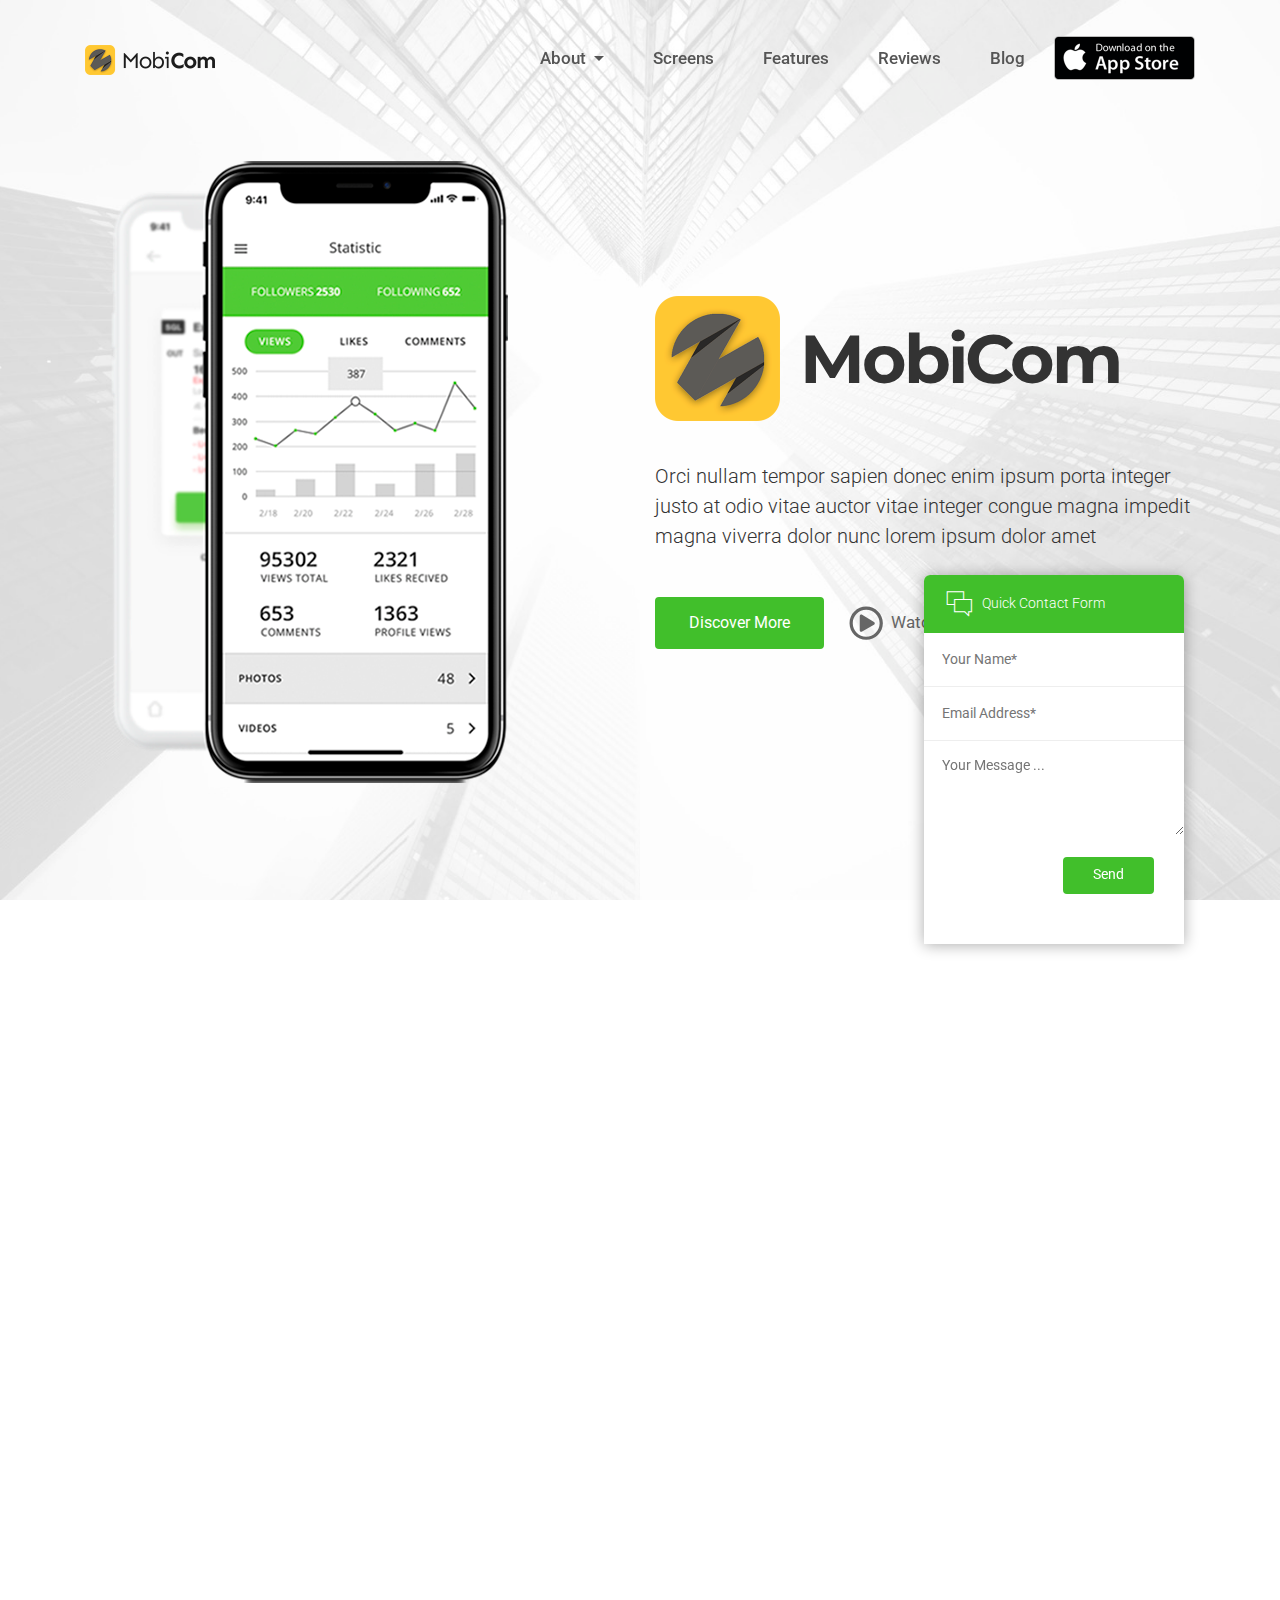
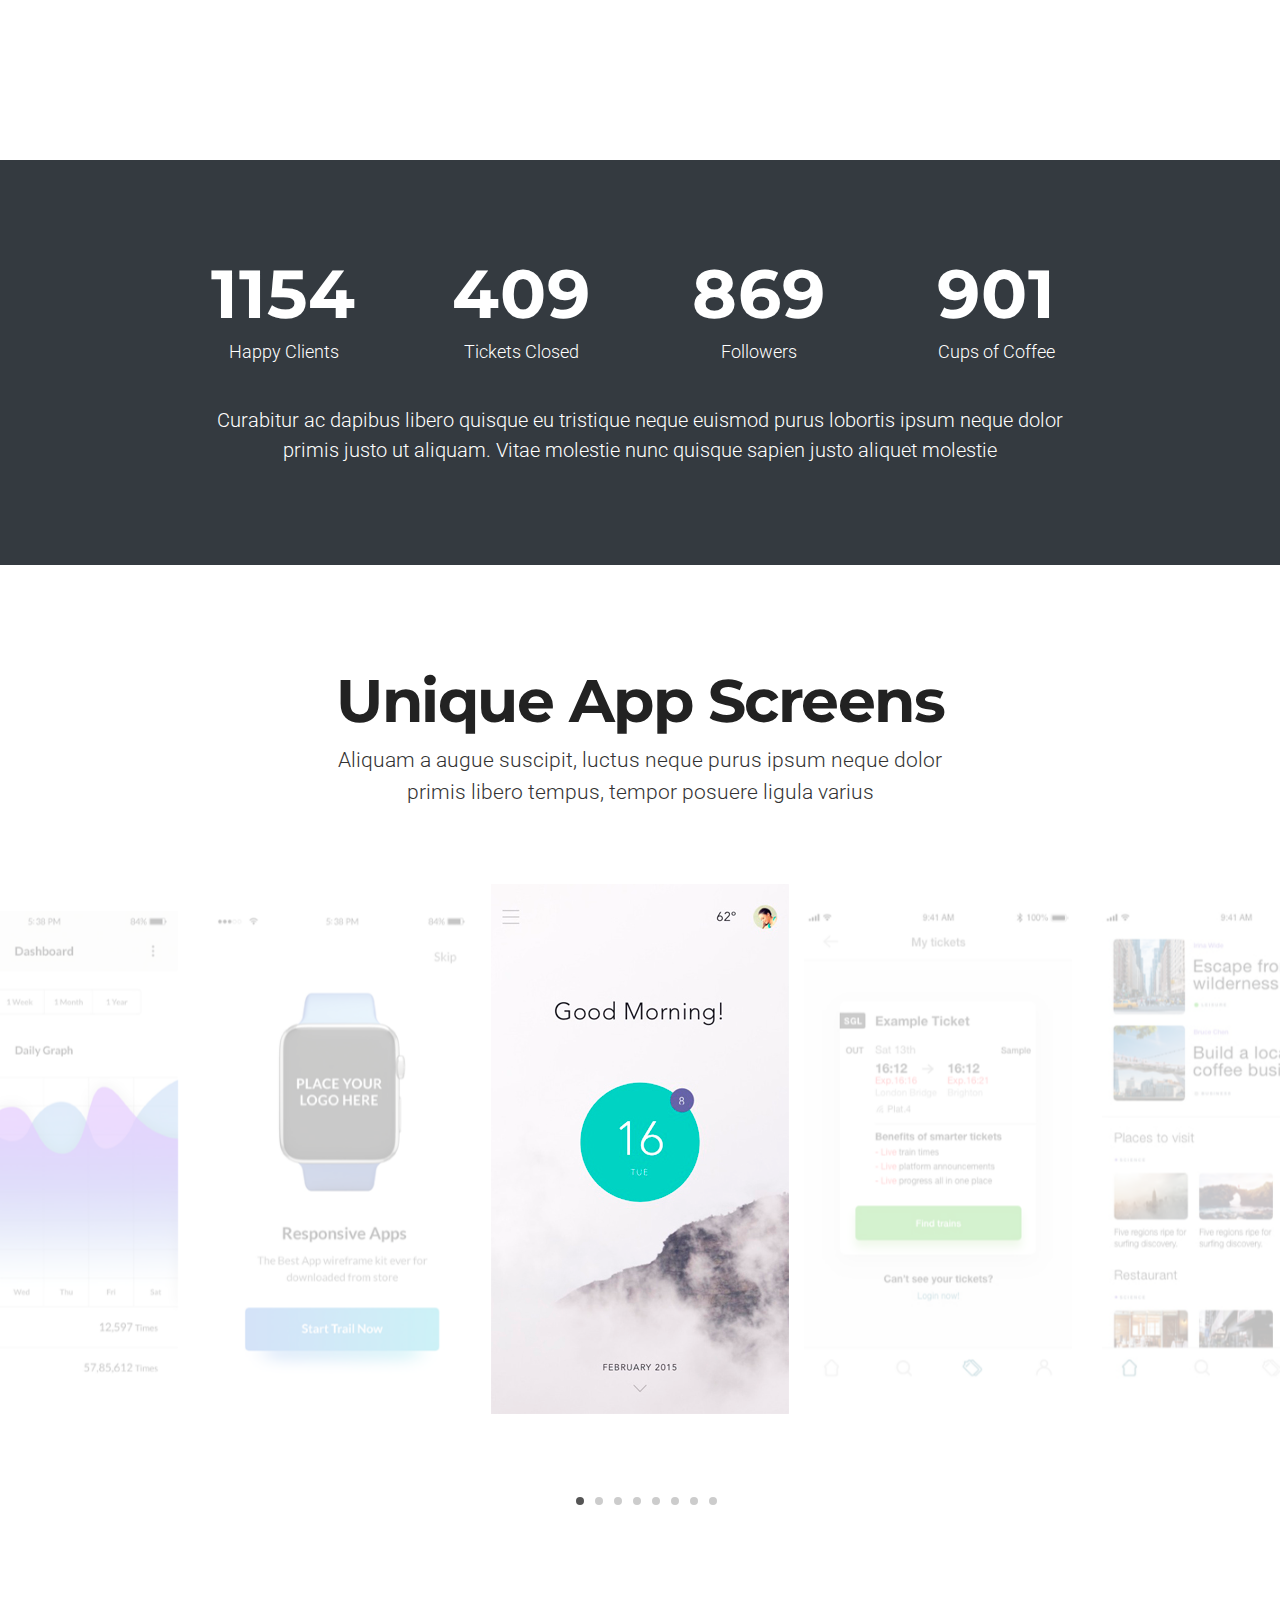
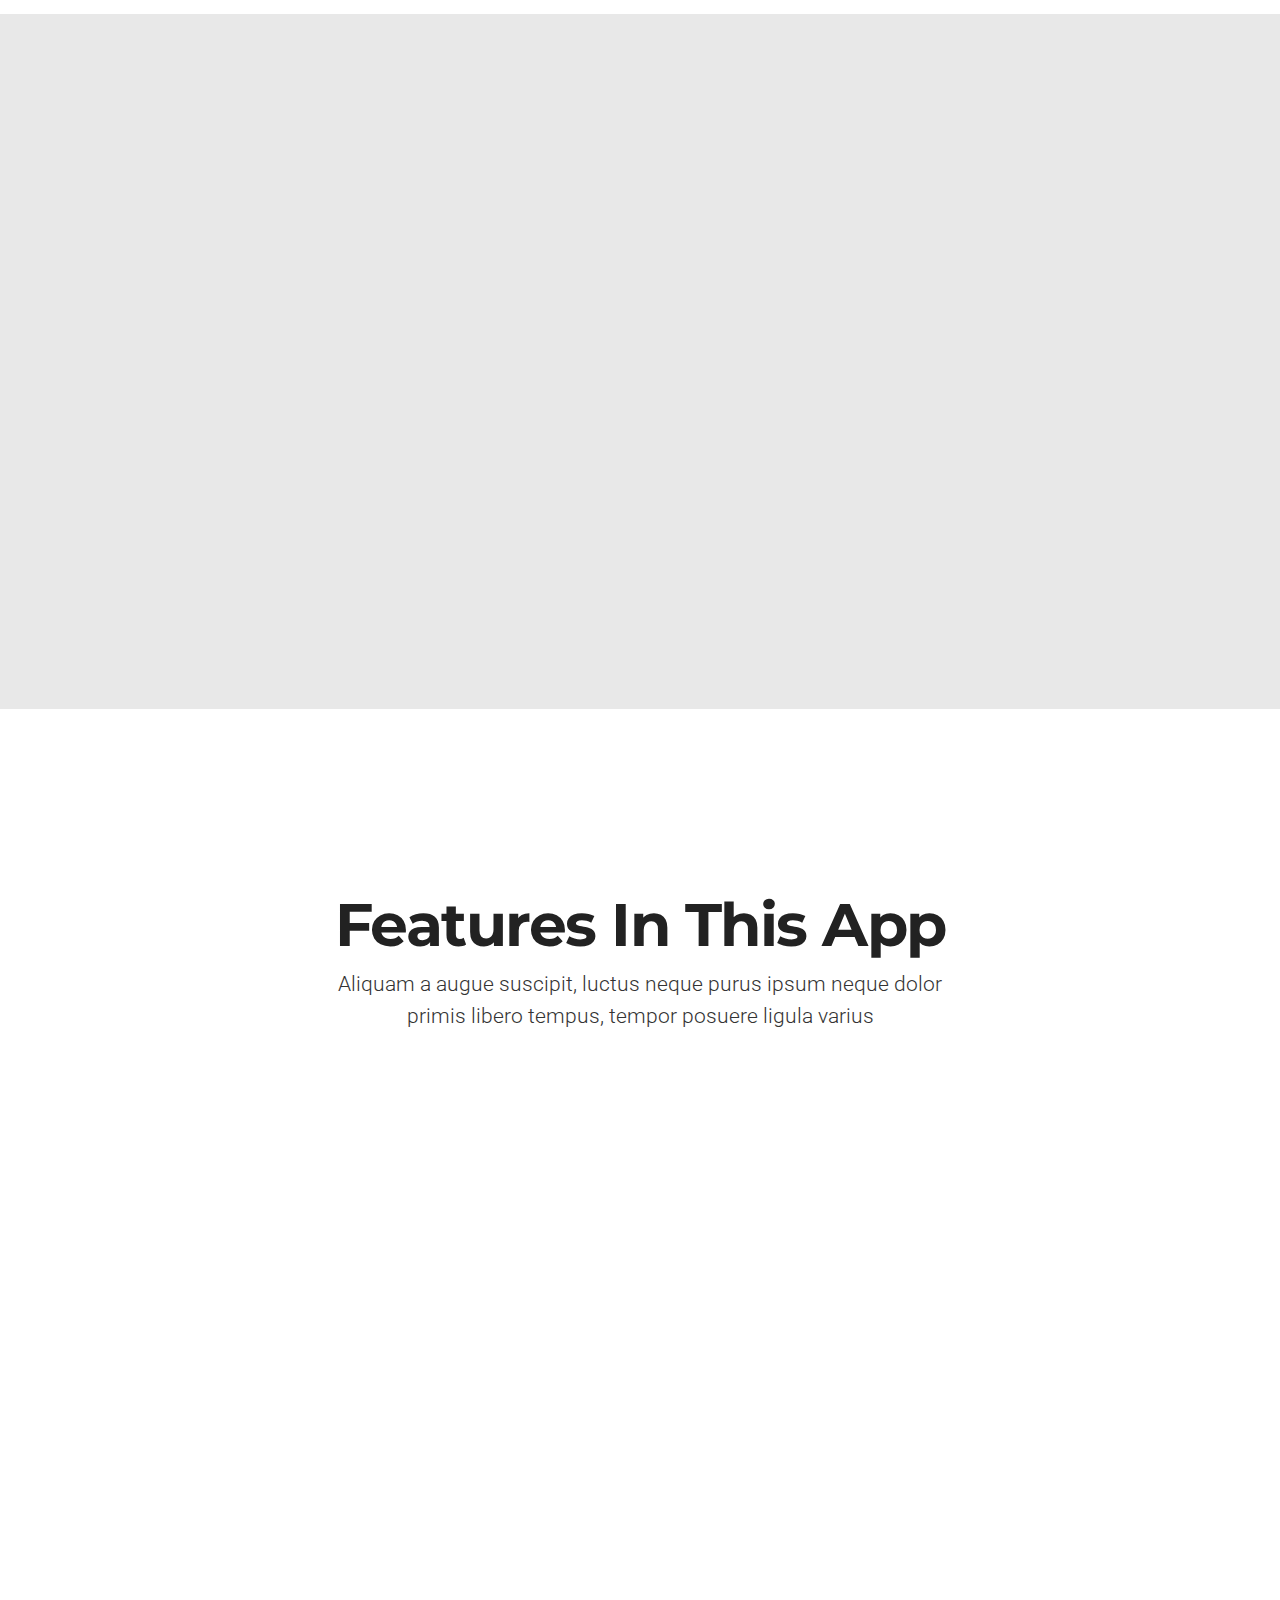
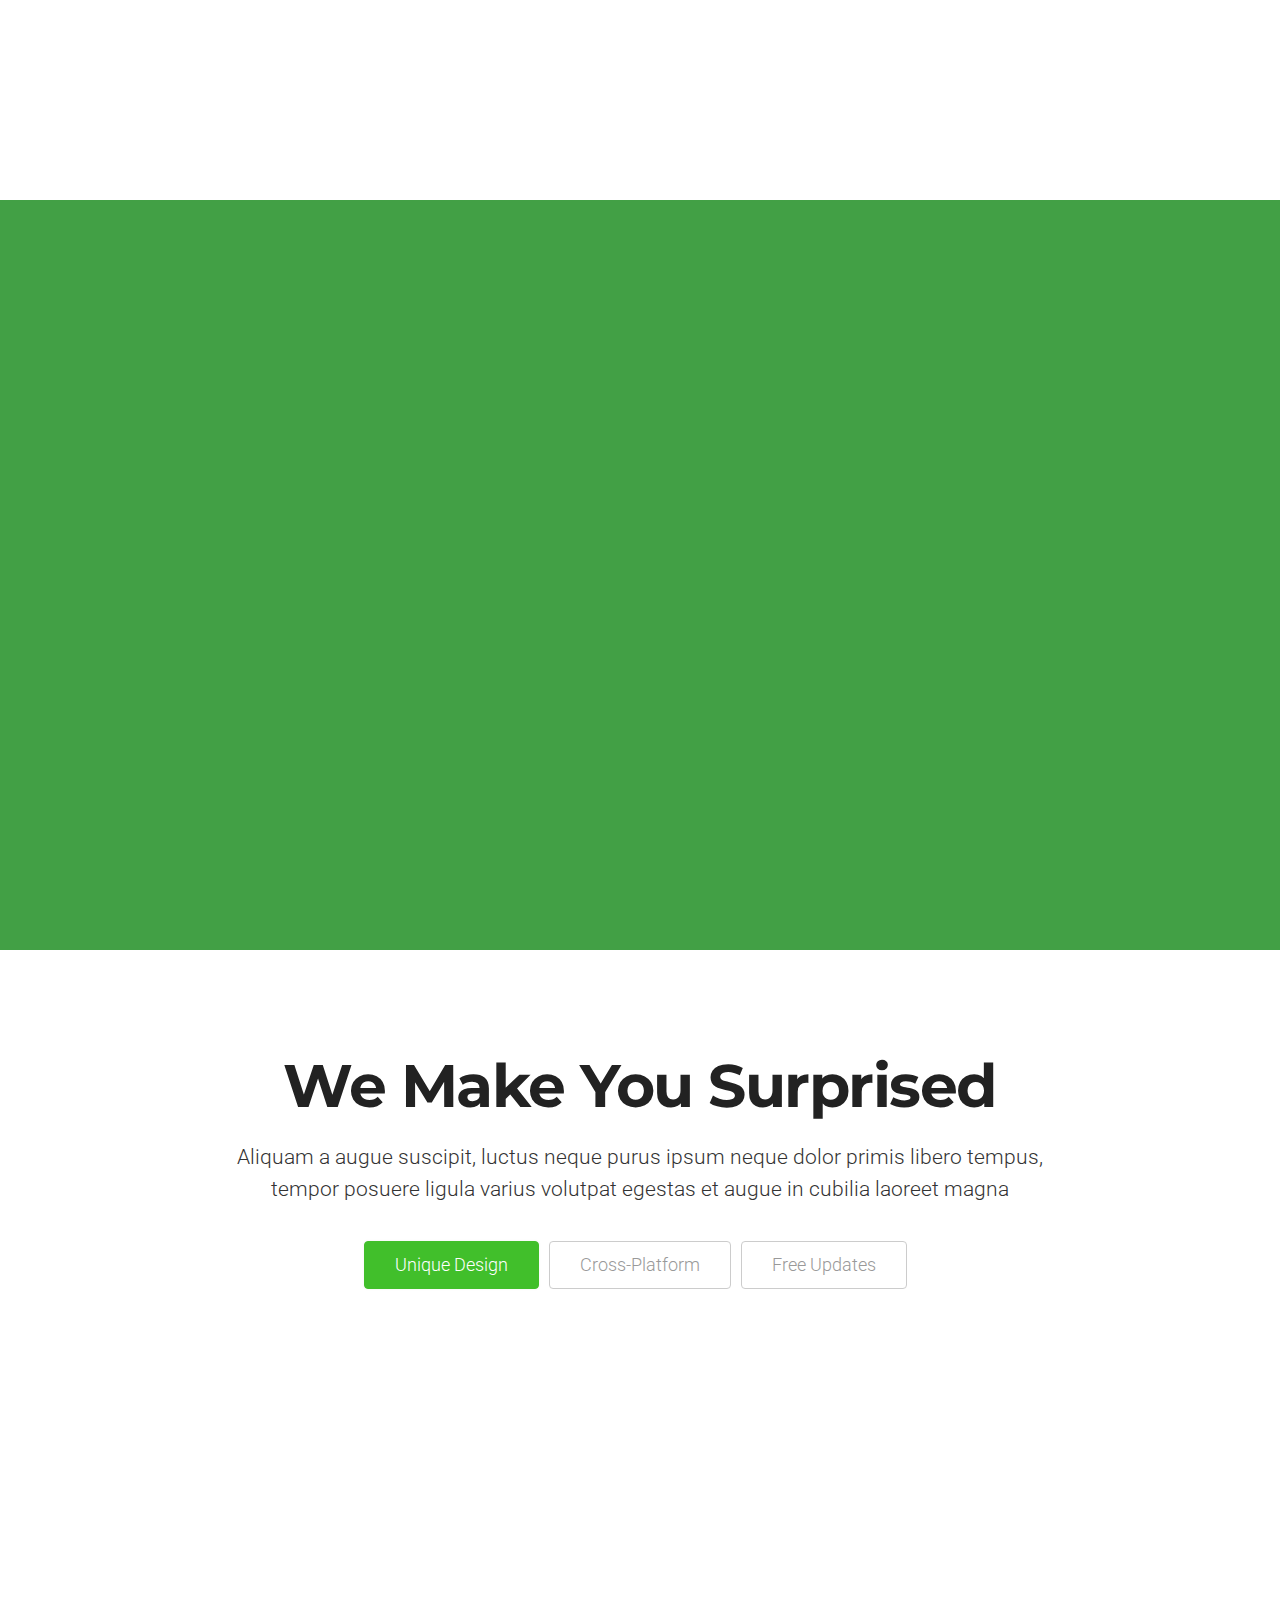
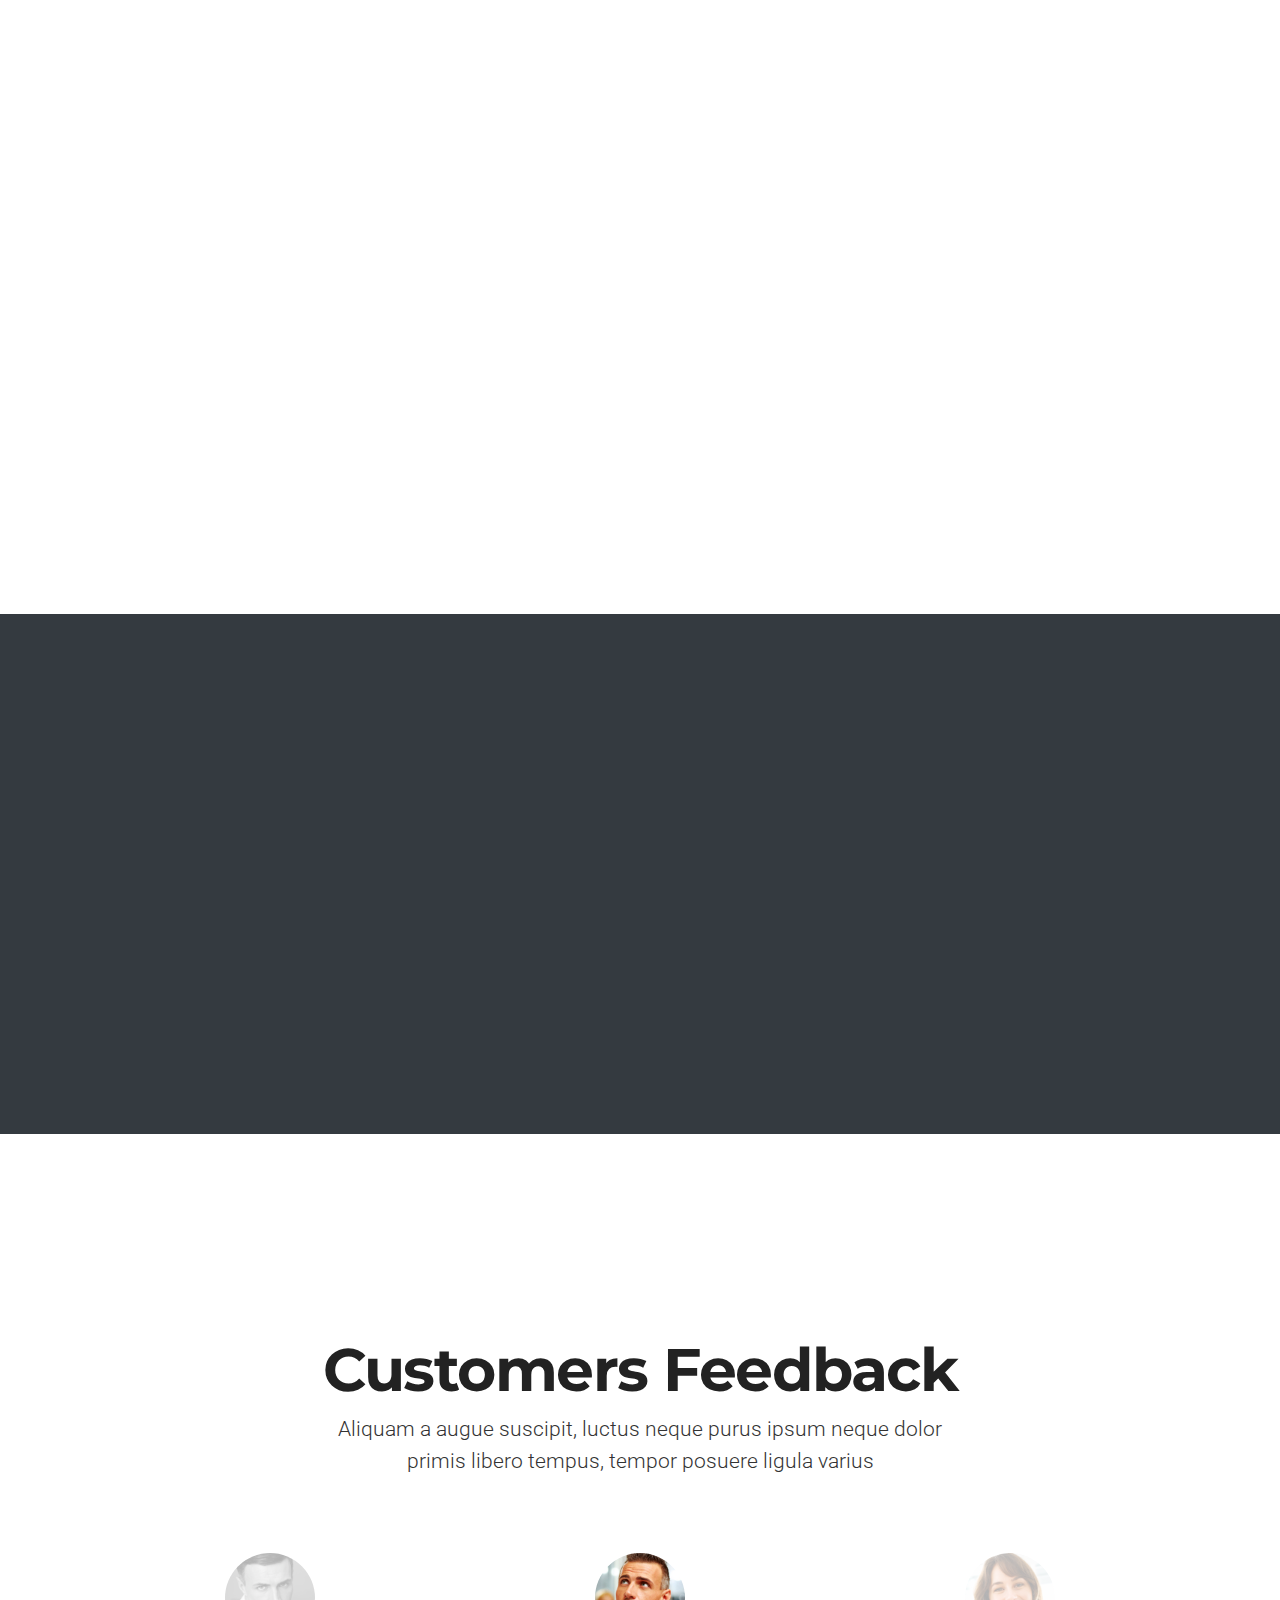
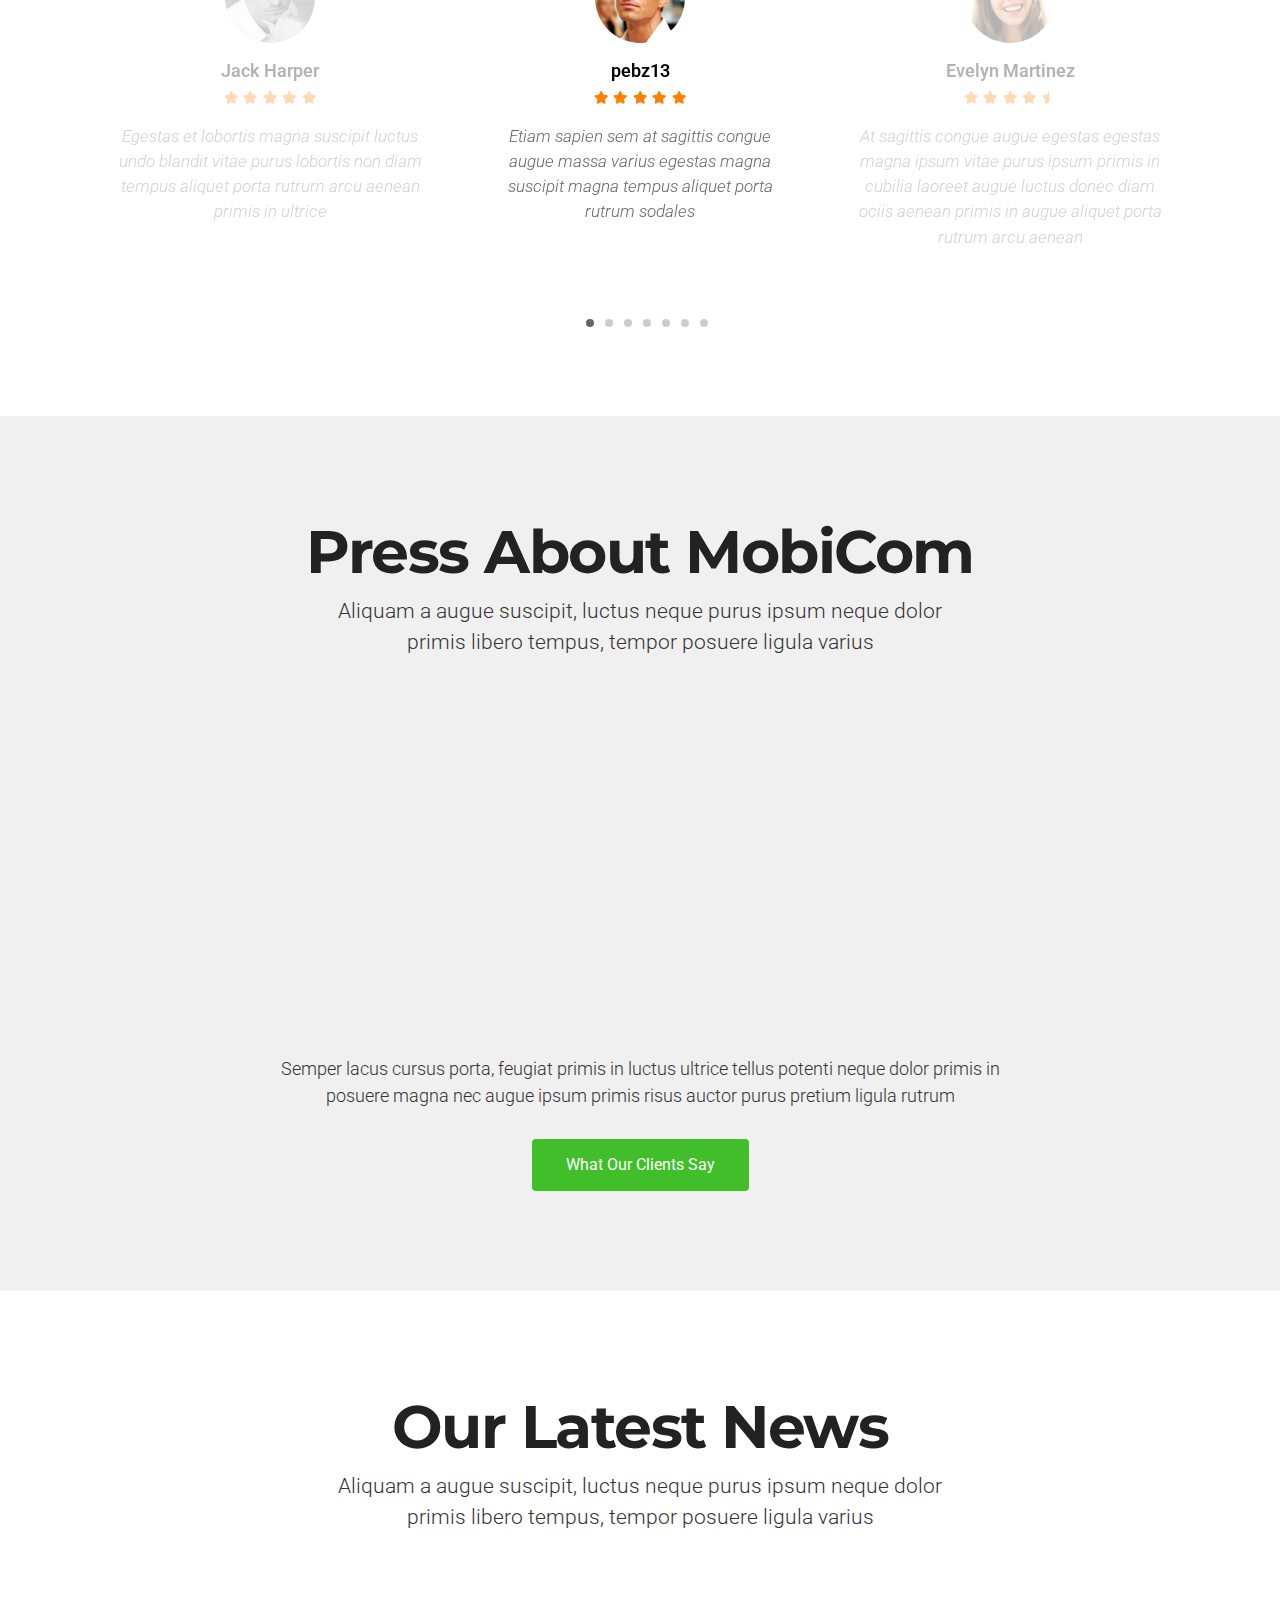
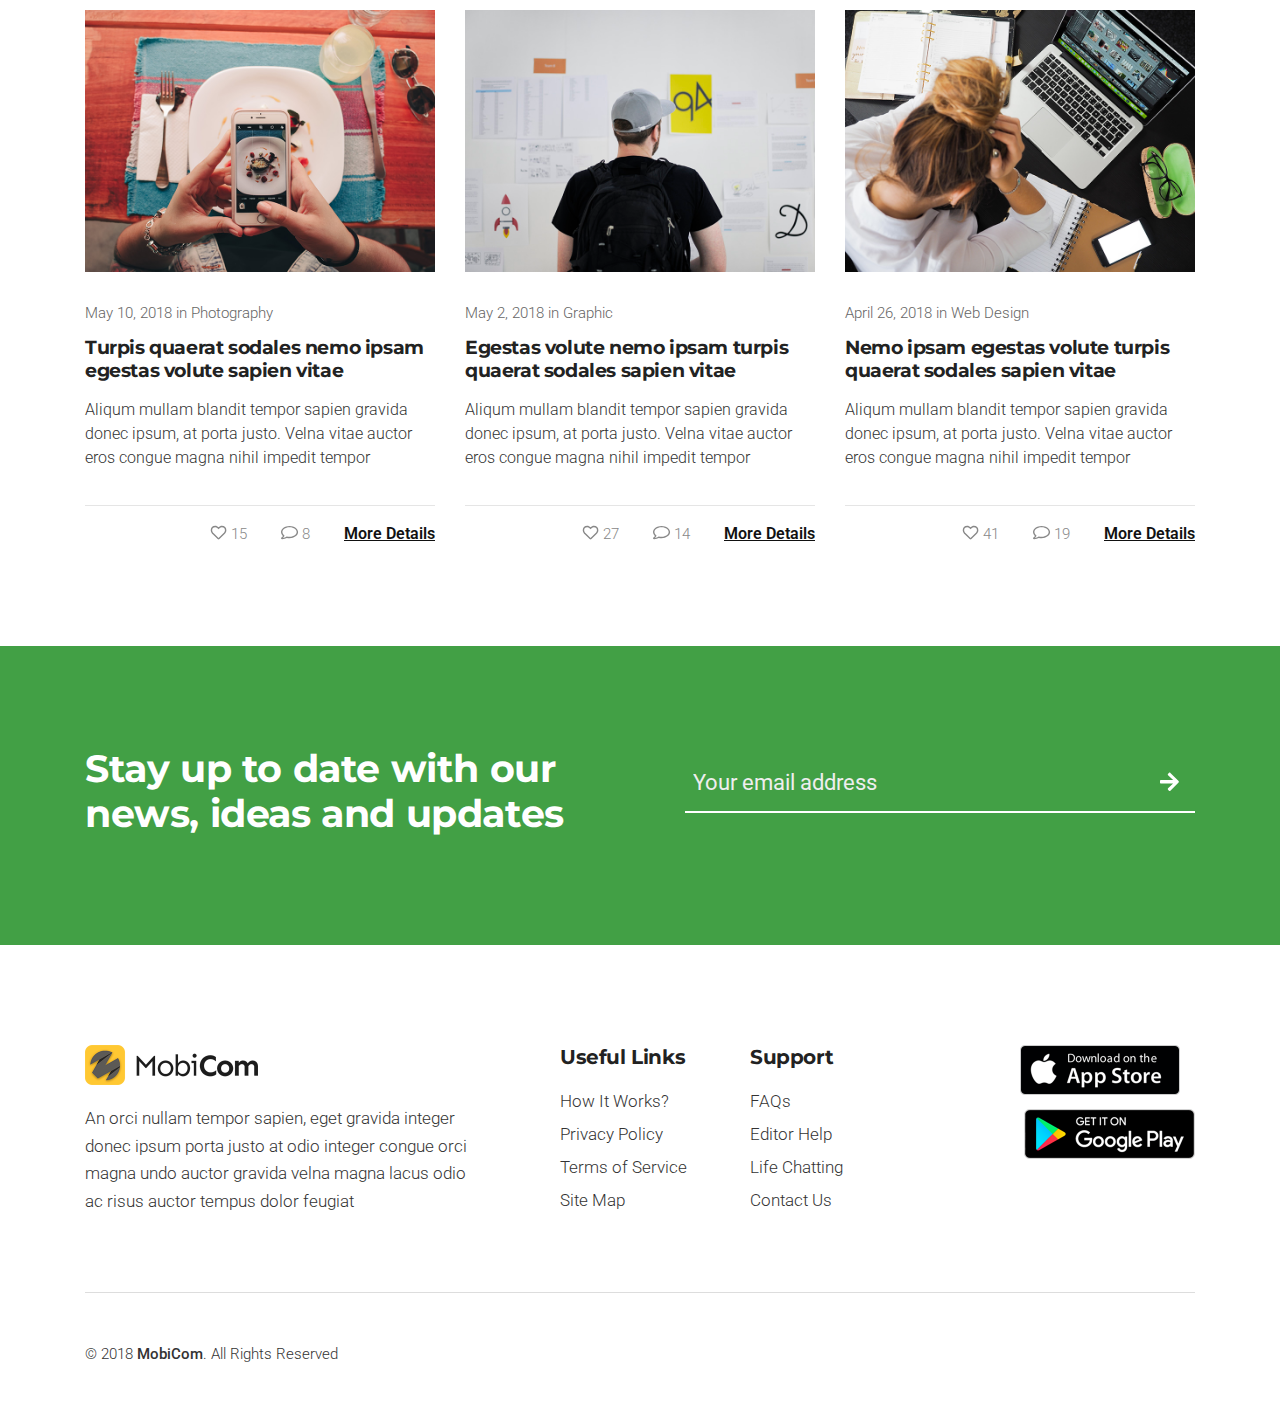
<file: demo-8.html>
<!DOCTYPE html>
<!-- MobiCom - Mobile App Landing Page Template design by DSAThemes (http://www.dsathemes.com) -->
<!--[if lt IE 7 ]><html class="ie ie6" lang="en"> <![endif]-->
<!--[if IE 7 ]><html class="ie ie7" lang="en"> <![endif]-->
<!--[if IE 8 ]><html class="ie ie8" lang="en"> <![endif]-->
<!--[if (gte IE 9)|!(IE)]><!-->
<html lang="en">



	
<!-- Mirrored from dsathemes.com/html/mobicom/files/demo-8.html by HTTrack Website Copier/3.x [XR&CO'2014], Sat, 28 Sep 2019 23:57:45 GMT -->
<head>



		<meta charset="utf-8">
		<meta http-equiv="X-UA-Compatible" content="IE=edge"/>
		<meta name="author" content="DSAThemes"/>	
		<meta name="description" content="MobiCom - Mobile App Landing Page Template"/>
		<meta name="keywords" content="Responsive, HTML5 template, DSAThemes, Mobile, Application, One Page, Landing, Mobile App">	
		<meta name="viewport" content="width=device-width, initial-scale=1.0"/>
				
  		<!-- SITE TITLE -->
		<title>MobiCom - Mobile App Landing Page Template</title>
							
		<!-- FAVICON AND TOUCH ICONS  -->
		<link rel="shortcut icon" href="images/favicon.ico" type="image/x-icon">
		<link rel="icon" href="images/favicon.ico" type="image/x-icon">
		<link rel="apple-touch-icon" sizes="152x152" href="images/apple-touch-icon-152x152.png">
		<link rel="apple-touch-icon" sizes="120x120" href="images/apple-touch-icon-120x120.png">
		<link rel="apple-touch-icon" sizes="76x76" href="images/apple-touch-icon-76x76.png">
		<link rel="apple-touch-icon" href="images/apple-touch-icon.png">

		<!-- GOOGLE FONTS -->
		<link href="https://fonts.googleapis.com/css?family=Roboto:300,400,500,700,900" rel="stylesheet"> 		
		<link href="https://fonts.googleapis.com/css?family=Montserrat:300,400,500,600,700" rel="stylesheet"> 

		<!-- BOOTSTRAP CSS -->
		<link href="css/bootstrap.min.css" rel="stylesheet">
				
		<!-- FONT ICONS -->
		<link href="css/fa-svg-with-js.css" rel="stylesheet">	
		<link href="css/pe-icon-7-stroke.css" rel="stylesheet">

		<!-- PLUGINS STYLESHEET -->
		<link href="css/magnific-popup.css" rel="stylesheet">
		<link href="css/slick.css" rel="stylesheet">
		<link href="css/slick-theme.css" rel="stylesheet">

		<!-- On Scroll Animations -->
		<link href="css/animate.css" rel="stylesheet">
				
		<!-- TEMPLATE CSS -->
		<link href="css/style.css" rel="stylesheet"> 	

		<!-- RESPONSIVE CSS -->
		<link href="css/responsive.css" rel="stylesheet"> 

		

	</head>



	<body>




		<!-- PRELOADER
		============================================= -->		
		<div id="loader-wrapper">
			<div id="loader">
				<ul class="cssload-flex-container">
					<li><span class="cssload-loading"></span></li>
				</ul>
			</div>
		</div>




		<!-- PAGE CONTENT
		============================================= -->	
		<div id="page" class="page">




			<!-- HEADER
			============================================= -->
			<header id="header" class="header">
				<nav class="navbar fixed-top navbar-expand-lg navbar-light bg-tra">
					<div class="container">


						<!-- LOGO IMAGE -->
						<!-- For Retina Ready displays take a image with double the amount of pixels that your image will be displayed (e.g 260 x 60 pixels) -->
				 		<a href="#hero-8" class="navbar-brand logo-white"><img src="images/logo-white.png" width="130" height="30" alt="header-logo"></a>
				 		<a href="#hero-8" class="navbar-brand logo-black"><img src="images/logo.png" width="130" height="30" alt="header-logo"></a>


				 		<!-- Responsive Menu Button -->
				 		<button class="navbar-toggler" type="button" data-toggle="collapse" data-target="#navbarSupportedContent" aria-controls="navbarSupportedContent" aria-expanded="false" aria-label="Toggle navigation">
				   		 	<span class="navbar-toggler-icon"></span>
				  		</button>


				  		<!-- Navigation Menu -->
				  		<div id="navbarSupportedContent" class="collapse navbar-collapse">
					   		<ul class="navbar-nav ml-auto">

					     		<!-- Dropdown Link -->
					      		<li class="nav-item dropdown">
							        <a class="nav-link dropdown-toggle" href="#" id="navbarDropdown" role="button" data-toggle="dropdown" aria-haspopup="true" aria-expanded="false">
							          About
							        </a>
							        <div class="dropdown-menu" aria-labelledby="navbarDropdown">
							        	<a class="dropdown-item" href="#content-1">Why MobiCom</a>
							        	<a class="dropdown-item" href="#video-1">Watch Video</a>
							         	<a class="dropdown-item" href="#content-8">How It Works</a>
							          	<div class="dropdown-divider"></div>
							         	<a class="dropdown-item" href="#press-1">Press About Us</a>
							        </div>
							    </li>

					      		<li class="nav-item nl-simple"><a class="nav-link" href="#screens-2">Screens</a></li>
					      		<li class="nav-item nl-simple"><a class="nav-link" href="#features-3">Features</a></li>
					      		<li class="nav-item nl-simple"><a class="nav-link" href="#reviews-1">Reviews</a></li>
					      		<li class="nav-item nl-simple"><a class="nav-link" href="#blog-1">Blog</a></li>

								<!-- AppStore Badge -->
								<li class="nav-item">
									<a href="#" class="header-store">
										<img class="appstore-button" src="images/store_badges/header-appstore.png" width="141" height="44" alt="appstore-logo">
									</a>
								</li>  
															
								<!-- Google Play Badge 
								<li class="nav-item">
									<a href="#" class="header-store">
										<img class="googleplay-button" src="images/store_badges/header-googleplay.png" width="151" height="44" alt="googleplay-logo">
									</a>
								</li>  -->

					      	</ul>
					    </div>	<!-- End Navigation Menu -->


					</div>	  <!-- End container -->
				</nav>	   <!-- End navbar  -->
			</header>	<!-- END HEADER -->




			<!-- HERO-8
			============================================= -->	
			<div id="hero-8" class="bg-scroll hero-section division">
				<div class="container">	
					<div class="row hero-row-140 d-flex align-items-center">


						<!-- HERO IMAGE -->
						<div class="col-md-5 col-lg-5 animated" data-animation="fadeInLeft" data-animation-delay="500">	
							<div class="hero-img">				
								<img class="img-fluid" src="images/hero-8-img.png" alt="hero-image">
							</div>
						</div>


						<!-- HERO TEXT -->
						<div class="col-md-7 col-lg-6 offset-lg-1">
							<div class="hero-txt">


								<!-- HERO APP LOGO -->
								<div class="hero-app-logo animated" data-animation="fadeInUp" data-animation-delay="300">
									<div class="d-flex align-items-center">
										<img class="img-fluid" src="images/hero-logo.png" width="125" height="125" alt="hero-app-logo">
										<span>MobiCom</span>
									</div>
								</div>

								<!-- Text -->
								<p class="p-lg animated" data-animation="fadeInUp" data-animation-delay="400">
								   Orci nullam tempor sapien donec enim ipsum porta integer justo at odio vitae auctor vitae integer
								   congue magna impedit magna viverra dolor nunc lorem ipsum dolor amet
								</p>

								<!-- HERO LINKS -->
								<div class="hero-btns animated" data-animation="fadeInUp" data-animation-delay="500">
									<div class="d-flex align-items-center">

										<!-- Button -->
										<a href="#" class="btn btn-lightgreen">Discover More</a>

										<!-- Video Link -->
										<div class="modal-video grey-color m-left-25">
											<a class="video-popup" href="https://www.youtube.com/watch?v=kuceVNBTJio">	<!-- Change the video link HERE!!! -->	
												<span><i class="far fa-play-circle"></i></span>
												Watch the Overview
											</a>
										</div>
										
									</div>
								</div>


							</div>
						</div>	<!-- END HERO TEXT -->


					</div>	  <!-- End row -->
				</div>	  <!-- End container -->
			</div>	  <!-- END HERO-8 -->




			<!-- CONTENT-1
			============================================= -->
			<section id="content-1" class="bg-scroll wide-60 content-section division">
				<div class="container">
			 		<div class="row d-flex align-items-center">


					 	<!-- CONTENT TEXT -->
					 	<div class="col-md-6">
					 		<div class="content-txt ind-45">


					 			<!-- Title -->	
								<h2 class="h2-xs animated" data-animation="fadeInRight" data-animation-delay="300">
								   Stay Organized Effortlessly
								</h2>

								<!-- Text -->
								<p class="animated" data-animation="fadeInRight" data-animation-delay="400">
								   An enim nullam tempor sapien gravida donec enim ipsum porta justo integer at odio velna vitae
								   auctor integer congue magna at pretium purus pretium ligula rutrum luctus risus ultrice luctus
								   in ligula blandit congue magna undo impedit
								</p> 

								<!-- QUOTE -->
								<div class="quote animated" data-animation="fadeInRight" data-animation-delay="500">
								
									<!-- Quote Text -->
									<p>"Lorem ipsum dolor sit amet, consectetuer adipiscing elit. Aenean magna ligula eget dolor suscipit
									   egestas viverra dolor iaculis luctus magna suscipit egestas "									   
									</p>																						
												
									<!-- Quote Avatar -->
									<div class="quote-avatar">
										<img src="images/quote-avatar.jpg" alt="quote-avatar">
									</div>
												
									<!-- Quote Author -->
									<div class="quote-author">
										<h5 class="h5-xs">Leslie Serpas</h5>
										<span class="grey-color">Designer of MobiCom</span>
									</div>	
								
								</div>


					 		</div>
					 	</div>	<!-- END CONTENT TEXT -->


					 	<!-- CONTENT IMAGE -->
						<div class="col-md-6 animated" data-animation="fadeInLeft" data-animation-delay="500">
							<div class="content-img">
								<img class="img-fluid" src="images/image-06.png" alt="content-image" />
					 		</div>
						</div>


			 		</div>	   <!-- End row -->		
			 	</div>	   <!-- End container -->		
			</section>	<!-- END CONTENT-1 -->




			<!-- STATISTIC-1
			============================================= -->
			<div id="statistic-1" class="bg-scroll bg-dark wide-100 statistic-section division">
				<div class="container white-color">


					<!-- STATISTIC BLOCKS -->
					<div class="row">
						<div class="col-lg-10 offset-lg-1">
							<div class="row">


								<!-- STATISTIC BLOCK #1 -->
								<div class="col-sm-3">							
									<div class="statistic-block text-center">							
										<div class="statistic-number">1154</div>
										<p class="p-md">Happy Clients</p>
									</div>								
								</div>

								<!-- STATISTIC BLOCK #2 -->
								<div class="col-sm-3">									
									<div class="statistic-block text-center">								
										<div class="statistic-number">409</div>
										<p class="p-md">Tickets Closed</p>
									</div>							
								</div>

								<!-- STATISTIC BLOCK #3 -->
								<div class="col-sm-3">							
									<div class="statistic-block text-center">								
										<div class="statistic-number">869</div>
										<p class="p-md">Followers</p>	
									</div>						
								</div>

								<!-- STATISTIC BLOCK #4 -->
								<div class="col-sm-3">							
									<div class="statistic-block text-center">					
										<div class="statistic-number">901</div>	
										<p class="p-md">Cups of Coffee</p>
									</div>						
								</div>


							</div>
						</div>
					</div>	<!-- END STATISTIC BLOCKS -->


					<!-- STATISTIC TEXT -->
					<div class="row">
						<div class="col-lg-10 offset-lg-1 text-center">
							<div class="statistic-txt">
							
								<!-- Text -->
								<p class="p-lg">Curabitur ac dapibus libero quisque eu tristique neque euismod purus lobortis ipsum
								   neque dolor primis justo ut aliquam. Vitae molestie nunc quisque sapien justo aliquet molestie
								</p> 

							</div>
						</div>
					</div>	<!-- END STATISTIC TEXT -->


				</div>	 <!-- End container -->		
			</div>	<!-- END STATISTIC-1 -->




			<!-- SCREENSHOTS-2
			============================================= -->
			<section id="screens-2" class="wide-100 no-bg screens-section division">
				
		
				<!-- SECTION TITLE -->
				<div class="container">		
					<div class="row">	
						<div class="col-md-10 offset-md-1 section-title">	

							<!-- Title 	-->	
							<h2 class="h2-lg">Unique App Screens</h2>	

							<!-- Text -->
							<p>Aliquam a augue suscipit, luctus neque purus ipsum neque dolor primis libero tempus, 
							   tempor posuere ligula varius
							</p>
							
						</div>		
					</div> 	 <!-- End row --> 	
				</div>	 <!-- END SECTION TITLE -->	
				
					
				<!-- SCREENSHOTS CAROUSEL -->
				<div class="screenshots-wrap">
					 <div class="screens-carousel">

							
						<!-- Screen #1 -->
						<div class="carousel-item">
							<img src="images/portfolio/screen-1.jpg" alt="screenshot">
						</div>
									
						<!-- Screen #2 -->
						<div class="carousel-item">
							<img src="images/portfolio/screen-2.jpg" alt="screenshot">
						</div>
									
						<!-- Screen #3 -->
						<div class="carousel-item">
							<img src="images/portfolio/screen-3.jpg" alt="screenshot">
						</div>
									
						<!-- Screen #4 -->
						<div class="carousel-item">
							<img src="images/portfolio/screen-4.jpg" alt="screenshot">
						</div>
									
						<!-- Screen #5 -->
						<div class="carousel-item">
							<img src="images/portfolio/screen-5.jpg" alt="screenshot">
						</div>
									
						<!-- Screen #6 -->
						<div class="carousel-item">
							<img src="images/portfolio/screen-6.jpg" alt="screenshot">
						</div>
									
						<!-- Screen #7 -->
						<div class="carousel-item">
							<img src="images/portfolio/screen-7.jpg" alt="screenshot">
						</div>
									
						<!-- Screen #8 -->
						<div class="carousel-item">
							<img src="images/portfolio/screen-8.jpg" alt="screenshot">
						</div>

													
					</div>						
				</div>	<!-- END SCREENSHOTS CAROUSEL -->


			</section>	<!-- END SCREENSHOTS-2 -->




			<!-- CONTENT-5
			============================================= -->
			<section id="content-5" class="p-bottom-80 content-section">
				<div class="bg-scroll p-top-100 bg-inner bg-grey division">
					<div class="container">
						<div class="row d-flex align-items-center">

									
							<!-- CONTENT TXT -->	
							<div class="col-md-6">
								<div class="content-txt ind-45">

									
									<!-- Title -->
									<h2 class="h2-xs animated" data-animation="fadeInRight" data-animation-delay="300">
									   Experienced and Skilled
									</h2>
								
									<!-- Text -->
									<p class="animated" data-animation="fadeInRight" data-animation-delay="400">
									   An orci nullam tempor sapien, eget gravida integer donec ipsum porta justo at odio integer
									   congue magna undo auctor gravida velna magna orci lacus odio ac risus auctor faucibus orci
									   ligula massa luctus et ultrices posuere cubilia
									</p>

									<!-- APP DEVICES -->	
									<div class="app-devices clearfix animated" data-animation="fadeInRight" data-animation-delay="500">	
									
										<!-- Icons -->
										<i class="fas fa-tablet-alt f-tablet"></i>
										<i class="fas fa-mobile-alt f-phone"></i>

										<!-- Text -->	
										<div class="app-devices-desc">
											<p class="p-small">Available on iPhone, iPad and all Android devices from 5.5</p>
										</div>	

									</div>


								</div>	
							</div>	<!-- END CONTENT TXT -->	


							<!-- CONTENT IMAGE -->
							<div class="col-md-6">	
								<div class="content-5-img text-center ind-15 animated" data-animation="fadeInLeft" data-animation-delay="500">
									<img class="img-fluid" src="images/image-03.png" alt="content-image">
								</div>
							</div>


						</div>	  <!-- End row -->
					</div>	   <!-- End container -->
				</div>		<!-- End Inner Background -->	
			</section>	<!-- END CONTENT-5 -->




			<!-- FEATURES-3
			============================================= -->
			<section id="features-3" class="wide-70 featuress-section division">
				<div class="container">


					<!-- SECTION TITLE 	-->
					<div class="row">	
						<div class="col-md-10 offset-md-1 section-title">	

							<!-- Title 	-->	
							<h2 class="h2-lg">Features In This App</h2>	

							<!-- Text -->
							<p>Aliquam a augue suscipit, luctus neque purus ipsum neque dolor primis libero tempus, 
							   tempor posuere ligula varius
							</p>
								
						</div>		
					</div> 	<!-- END SECTION TITLE -->


			 		<div class="row">


			 			<!-- FEATURE BOX #1 -->
						<div class="col-md-6 col-lg-3 animated" data-animation="fadeInUp" data-animation-delay="300">
							<div class="fbox-3 box-icon-lg green-hover">
								<div class="box-line"></div>
								
								<!-- Icon -->
								<span class="pe-7s-piggy"></span>
									
								<!-- Title -->
								<h5 class="h5-md">Free Trial</h5>

								<!-- Text -->
								<p class="grey-color">Ligula risus auctor tempus dolor lacinia</p>																													
							</div>							
						</div>	


			 			<!-- FEATURE BOX #2 -->
						<div class="col-md-6 col-lg-3 animated" data-animation="fadeInUp" data-animation-delay="400">
							<div class="fbox-3 box-icon-lg green-hover">
								<div class="box-line"></div>
								
								<!-- Icon -->
								<span class="pe-7s-vector"></span>
									
								<!-- Title -->
								<h5 class="h5-md">Unique Design</h5>	

								<!-- Text -->
								<p class="grey-color">Dolor feugiat felis lacinia risus an auctor porta</p>

							</div>							
						</div>
							
							
						<!-- FEATURE BOX #3 -->
						<div class="col-md-6 col-lg-3 animated" data-animation="fadeInUp" data-animation-delay="500">
							<div class="fbox-3 box-icon-lg green-hover">
								<div class="box-line"></div>
								
								<!-- Icon -->
								<span class="pe-7s-target"></span>
									
								<!-- Title -->
								<h5 class="h5-md">Cross-Platform</h5>
									
								<!-- Text -->
								<p class="grey-color">Ligula auctor tempus unt dolor feugiat felis</p>												
														
							</div>							
						</div>
								
								
						<!-- FEATURE BOX #4 -->
						<div class="col-md-6 col-lg-3 animated" data-animation="fadeInUp" data-animation-delay="600">
							<div class="fbox-3 box-icon-lg green-hover">
								<div class="box-line"></div>
								
								<!-- Icon -->
								<span class="pe-7s-edit"></span>
									
								<!-- Title -->
								<h5 class="h5-md">User Friendly</h5>	

								<!-- Text -->
								<p class="grey-color">Ultrice ligula risus auctor tempus dolor lacinia</p>														
							
							</div>							
						</div>	


						<!-- FEATURE BOX #5 -->
						<div class="col-md-6 col-lg-3 animated" data-animation="fadeInUp" data-animation-delay="700">
							<div class="fbox-3 box-icon-lg green-hover">
								<div class="box-line"></div>
								
								<!-- Icon -->
								<span class="pe-7s-mail-open-file"></span>
									
								<!-- Title -->
								<h5 class="h5-md">Mailer Engine</h5>

								<!-- Text -->
								<p class="grey-color">Feugiat primis in lacinia risus an auctor</p>

							</div>							
						</div>


						<!-- FEATURE BOX #6 -->
						<div class="col-md-6 col-lg-3 animated" data-animation="fadeInUp" data-animation-delay="800">
							<div class="fbox-3 box-icon-lg green-hover">
								<div class="box-line"></div>
								
								<!-- Icon -->
								<span class="pe-7s-bell"></span>
									
								<!-- Title -->
								<h5 class="h5-md">Notifications</h5>

								<!-- Text -->
								<p class="grey-color">Semper lacus cursus porta primis ultrice</p>																												
							</div>							
						</div>	
							
							
						<!-- FEATURE BOX #7 -->
						<div class="col-md-6 col-lg-3 animated" data-animation="fadeInUp" data-animation-delay="900">
							<div class="fbox-3 box-icon-lg green-hover">
								<div class="box-line"></div>
								
								<!-- Icon -->
								<span class="pe-7s-refresh-2"></span>
									
								<!-- Title -->
								<h5 class="h5-md">Free Updates</h5>
									
								<!-- Text -->
								<p class="grey-color">Cursus porta in ultrice risus auctor porta</p>														
														
							</div>							
						</div>
								
								
						<!-- FEATURE BOX #8 -->
						<div class="col-md-6 col-lg-3 animated" data-animation="fadeInUp" data-animation-delay="1000">
							<div class="fbox-3 box-icon-lg green-hover">
								<div class="box-line"></div>
								
								<!-- Icon -->
								<span class="pe-7s-help2"></span>
									
								<!-- Title -->
								<h5 class="h5-md">Fast Support</h5>

								<!-- Text -->
								<p class="grey-color">Risus auctor dolor feugiat felis an auctor</p>																													
							</div>							
						</div>	


			 		</div>	   <!-- End row -->		
			 	</div>	   <!-- End container -->		
			</section>	<!-- END FEATURES-3 -->




			<!-- VIDEO-1
			============================================= -->
			<section id="video-1" class="bg-scroll p-top-100 bg-green video-section division">
				<div class="container white-color">
			 		<div class="row">
			 			<div class="col-lg-10 offset-lg-1 text-center">
			 					

							<!-- Title -->	
				 			<h2 class="h2-lg animated" data-animation="fadeInUp" data-animation-delay="300">
				 			   How MobiCom Works
				 			</h2>

							<!-- Text -->	
							<p class="p-lg animated" data-animation="fadeInUp" data-animation-delay="400">
							   Gravida donec integer ipsum porta justo at odio velna vitae auctor integer magna at risus auctor purus
							   rutrum primis ultrice ligula luctus impedit magna dolor vitae risus
							</p> 

							<!-- Store Badges -->													
							<div class="stores-badge animated" data-animation="fadeInUp" data-animation-delay="500">

								<!-- AppStore -->	
								<a href="#" class="store">
									<img class="appstore-white" src="images/store_badges/appstore-tra-white.png" width="155" height="50" alt="appstore-logo">
								</a>
																		
								<!-- Google Play -->	
								<a href="#" class="store">
									<img class="googleplay-white" src="images/store_badges/googleplay-tra-white.png" width="164" height="50" alt="googleplay-logo">
								</a>
													
							</div>	<!-- End Store Badges -->


							<!-- VIDEO PREVIEW -->
							<div class="video-preview animated" data-animation="fadeInUp" data-animation-delay="600">			 								 					
								<a class="video-popup" href="https://www.youtube.com/watch?v=kuceVNBTJio"> <!-- Change the link HERE!!! -->
											
									<!-- Play Icon -->
									<div class="video-block-wrapper"><div class="play-icon-green"></div></div>
												
									<!-- Preview Image -->
									<img class="img-fluid" src="images/video-1-img.png" alt="video-preview">

								</a>
			 				</div>


			 			</div>
			 		</div>	   <!-- End row -->		
			 	</div>	   <!-- End container -->		
			</section>	<!-- END VIDEO-1 -->




			<!-- CONTENT-8
			============================================= -->
			<section id="content-8" class="wide-60 content-section division">
				<div class="container">	


					<!-- SECTION TITLE 	-->	
					<div class="row">	
						<div class="col-lg-10 offset-lg-1 section-title">	

							<!-- Title 	-->	
							<h2 class="h2-lg">We Make You Surprised</h2>	

							<!-- Text -->
							<p>Aliquam a augue suscipit, luctus neque purus ipsum neque dolor primis libero tempus, tempor posuere
							   ligula varius volutpat egestas et augue in cubilia laoreet magna
							</p>
									
						</div>	
					</div> 	 <!-- END SECTION TITLE -->	


				 	<div class="row">
				 		<div class="col-md-12">
				 			

				 			<!-- TABS NAVIGATION -->
							<div id="wide-tabs-nav" class="list-group text-center">
							    <ul class="nav nav-pills green-navi" id="pills-tab" role="tablist">

							    	<!-- TAB-1 LINK -->
								  	<li class="nav-item">
								    	<a class="nav-link active" id="tab1-list" data-toggle="pill" href="#tab-1" role="tab" aria-controls="tab-1" aria-selected="true">
								    		Unique Design
								    	</a>
								  	</li>

								  	<!-- TAB-2 LINK -->
									<li class="nav-item">
									    <a class="nav-link" id="tab2-list" data-toggle="pill" href="#tab-2" role="tab" aria-controls="tab-2" aria-selected="false">
									       Cross-Platform
									    </a>
									</li>

									<!-- TAB-3 LINK -->
									<li class="nav-item">
									    <a class="nav-link" id="tab3-list" data-toggle="pill" href="#tab-3" role="tab" aria-controls="tab-3" aria-selected="false">
									       Free Updates
									    </a>
									</li>

								</ul>

							</div>	<!-- END TABS NAVIGATION -->


							<!-- TABS CONTENT -->
							<div class="tab-content" id="pills-tabContent">


								<!-- TAB-1 CONTENT -->
								<div class="tab-pane fade show active" id="tab-1" role="tabpanel" aria-labelledby="tab1-list">
									<div class="row d-flex align-items-center">


										<!-- TAB-1 TEXT -->
										<div class="col-md-6">
											<div class="content-txt ind-45">

												<!-- Title -->	
												<h2 class="h2-xs animated" data-animation="fadeInRight" data-animation-delay="300">
												   Easy Messaging
												</h2>

												<!-- Text -->	
												<p class="animated" data-animation="fadeInRight" data-animation-delay="400">
												   An enim nullam tempor sapien gravida donec enim ipsum porta justo integer at odio velna
												   vitae auctor integer congue magna at pretium purus pretium ligula rutrum luctus risus 
												</p> 
						
												<!-- Title -->	
												<h5 class="h5-md animated" data-animation="fadeInRight" data-animation-delay="500">
												   Feature Integration
												</h5>
																
												<!-- Text -->	
												<p class="animated" data-animation="fadeInRight" data-animation-delay="600">
												   An nullam tempor sapien, eget gravida donec enim ipsum porta justo integer at odio velna
												   vitae auctor integer congue
												</p>

												<!-- Title -->	
												<h5 class="h5-md animated" data-animation="fadeInRight" data-animation-delay="700">
												   Multiple Discussions
												</h5>
																
												<!-- Text -->	
												<p class="animated" data-animation="fadeInRight" data-animation-delay="800">
												   Justo integer at odio velna vitae auctor integer congue magna undo impedit. Gravida magna
												   lacus odio ac risus
												</p>

											</div>	
										</div>	<!-- END TAB-1 TEXT -->


										<!-- TAB-1 IMAGE -->
										<div class="col-md-6">
											<div class="content-img animated" data-animation="fadeInLeft" data-animation-delay="400">
												<img class="img-fluid" src="images/image-12.png" alt="content-image" />
											</div>
										</div>

										
									</div>
								</div>	<!-- END TAB-1 CONTENT -->


								<!-- TAB-2 CONTENT -->
								<div class="tab-pane fade" id="tab-2" role="tabpanel" aria-labelledby="tab2-list">
									<div class="row d-flex align-items-center">


										<!-- TAB-2 IMAGE -->
										<div class="col-md-6">
											<div class="content-img animated" data-animation="fadeInRight" data-animation-delay="400">
												<img class="img-fluid" src="images/image-13.png" alt="content-image" />
											</div>
										</div>	<!-- END TAB-2 IMAGE -->


										<!-- TAB-2 TEXT -->
										<div class="col-md-6">
											<div class="content-txt ind-45">

									 			<!-- Title -->	
												<h2 class="h2-xs animated" data-animation="fadeInLeft" data-animation-delay="300">
												   Promote your App easily
												</h2>

												<!-- Text -->	
												<p class="animated" data-animation="fadeInLeft" data-animation-delay="400">
												   An enim nullam tempor sapien gravida donec enim ipsum porta justo integer at odio velna
												   vitae auctor integer congue magna at pretium purus pretium ligula rutrum luctus risus 
												</p> 

												<!-- Title -->	
												<h5 class="h5-md animated" data-animation="fadeInLeft" data-animation-delay="500">
												   Features Never Stop
												</h5>
															
												<!-- CONTENT BOX #1 -->
												<div class="box-list m-top-15 animated" data-animation="fadeInLeft" data-animation-delay="600">					
													<div class="box-list-icon"><i class="fas fa-genderless"></i></div>
													<p>Fringilla risus nec, luctus mauris  orci auctor purus euismod pretium purus pretium
													   ligula rutrum tempor sapien
													</p>							
												</div>
													
												<!-- CONTENT BOX #2 -->
												<div class="box-list animated" data-animation="fadeInLeft" data-animation-delay="700">							
													<div class="box-list-icon"><i class="fas fa-genderless"></i></div>
													<p>Quaerat sodales sapien undo euismod purus blandit</p>							
												</div>
													
												<!-- CONTENT BOX #3 -->
												<div class="box-list animated" data-animation="fadeInLeft" data-animation-delay="800">	
													<div class="box-list-icon"><i class="fas fa-genderless"></i></div>
													<p>Nemo ipsam egestas volute turpis dolores ut aliquam quaerat sodales sapien undo pretium purus</p>		
												</div>

												<!-- Video Link -->
												<div class="modal-video m-top-20 animated" data-animation="fadeInLeft" data-animation-delay="900">
													<a class="video-popup" href="https://www.youtube.com/watch?v=kuceVNBTJio">	<!-- Change the video link HERE!!! -->	
														<span><i class="far fa-play-circle"></i></span>
														Watch the Overview
													</a>
												</div>

									 		</div>
										</div>	<!-- END TAB-2 TEXT -->

										
									</div>
								</div>	<!-- END TAB-2 CONTENT -->


								<!-- TAB-3 CONTENT -->
								<div class="tab-pane fade" id="tab-3" role="tabpanel" aria-labelledby="tab3-list">
									<div class="row d-flex align-items-center">


										<!-- TAB-2 TEXT -->
										<div class="col-md-12">

											<div class="content-img m-top-30 animated" data-animation="fadeInUp" data-animation-delay="400">
												<img class="img-fluid" src="images/image-08.png" alt="content-image" />
											</div>

											<div class="row">
												
												<!-- FEATURE BOX #1 -->
												<div class="col-md-4 animated" data-animation="fadeInUp" data-animation-delay="500">
													<div class="fbox-1 box-icon-lg">
														
														<!-- Icon -->
														<span class="pe-7s-target"></span>
															
														<!-- Title -->
														<h5 class="h5-md">Quick Access</h5>
															
														<!-- Text -->
														<p class="grey-color">Semper lacus cursus porta, feugiat primis ultrice in ligula risus auctor
														   tempus feugiat dolor, felis lacinia risus porta
														</p>				
															
													</div>							
												</div>
											
											
												<!-- FEATURE BOX #2 -->
												<div class="col-md-4 animated" data-animation="fadeInUp" data-animation-delay="600">
													<div class="fbox-1 box-icon-lg">
														
														<!-- Icon -->
														<span class="pe-7s-mail-open-file"></span>
															
														<!-- Title -->
														<h5 class="h5-md">Mailer Engine</h5>

														<!-- Text -->
														<p class="grey-color">Feugiat primis ultrice semper lacus cursus porta, in ligula risus auctor
														   tempus feugiat dolor, felis lacinia risus porta
														</p>								
													
													</div>							
												</div>


												<!-- FEATURE BOX #3 -->
												<div class="col-md-4 animated" data-animation="fadeInUp" data-animation-delay="700">
													<div class="fbox-1 box-icon-lg">
														
														<!-- Icon -->
														<span class="pe-7s-shield"></span>
															
														<!-- Title -->
														<h5 class="h5-md">Concrete Security</h5>

														<!-- Text -->
														<p class="grey-color">Porta semper lacus cursus p, feugiat primis ultrice in ligula risus auctor
														   tempus feugiat dolor, felis lacinia risus porta
														</p>

													</div>							
												</div>

											</div>

										</div>

										
									</div>
								</div>	<!-- END TAB-3 CONTENT -->


							</div>	<!-- END TABS CONTENT -->


			 			</div>	
				 	</div>     <!-- End row -->	
				</div>     <!-- End container -->	
			</section>	<!-- END CONTENT-8 -->




			<!-- DOWNLOAD-3
			============================================= -->
			<section id="download-3" class="wide-100 download-section">
				<div class="bg-scroll bg-inner bg-dark division">
					<div class="container white-color">
						<div class="row d-flex align-items-center">

									
							<!-- DOWNLOAD IMAGE -->
							<div class="col-md-5 col-lg-4 animated" data-animation="fadeInRight" data-animation-delay="500">
								<div class="download-3-img text-center ind-15">
									<img class="img-fluid" src="images/image-10.png" alt="download-image">
								</div>
							</div>


							<!-- DOWNLOAD TXT -->	
							<div class="col-md-7 col-lg-7 offset-lg-1">
								<div class="download-txt ind-30">

									
									<!-- Title -->
									<h2 class="h2-xs animated" data-animation="fadeInLeft" data-animation-delay="300">
									   Do even more with the MobiCom App
									</h2>

									<!-- Text -->
									<p class="p-lg animated" data-animation="fadeInLeft" data-animation-delay="400">
									   Feugiat eros, ac tincidunt ligula massa in faucibus orci luctus posuere cubilia curae integer
									   congue leo metus
									</p>

									<!-- HERO STORE BADGES -->													
									<div class="stores-badge animated" data-animation="fadeInLeft" data-animation-delay="500">

										<!-- AppStore -->	
										<a href="#" class="store">
											<img class="appstore-grey" src="images/store_badges/appstore-grey.png" width="158" height="50" alt="appstore-logo">
										</a>
																			
										<!-- Google Play -->	
										<a href="#" class="store">
											<img class="googleplay-grey" src="images/store_badges/googleplay-grey.png" width="168" height="50" alt="googleplay-logo">
										</a>
															
									</div>


								</div>	
							</div>	<!-- END DOWNLOAD TXT -->	


						</div>	  <!-- End row -->
					</div>	   <!-- End container -->
				</div>		<!-- End Inner Background -->		
			</section>	<!-- END DOWNLOAD-3 -->




			<!-- TESTIMONIALS-1
			============================================= -->
			<section id="reviews-1" class="wide-80 reviews-section division">
				<div class="container">


					<!-- SECTION TITLE -->	
					<div class="row">	
						<div class="col-md-10 offset-md-1 section-title">	

							<!-- Title 	-->	
							<h2 class="h2-lg">Customers Feedback</h2>	

							<!-- Text -->
							<p>Aliquam a augue suscipit, luctus neque purus ipsum neque dolor primis libero tempus, 
							   tempor posuere ligula varius
							</p>
									
						</div> 	
					</div>	 <!-- END SECTION TITLE -->		

			
					<!-- TESTIMONIALS CAROUSEL -->
					<div class="reviews-carousel">
						<div class="center slider">


							<!-- TESTIMONIAL #1 -->
							<div class="review-1">

								<!-- Testimonial Author -->
								<div class="testimonial-avatar text-center">
									<img src="images/review-author-1.jpg" alt="review-author">
									<p class="testimonial-autor">pebz13</p>
								</div>

								<!-- App Rating -->
								<div class="app-rating m-bottom-15">
									<i class="fas fa-star"></i>
									<i class="fas fa-star"></i>
									<i class="fas fa-star"></i>
									<i class="fas fa-star"></i>
									<i class="fas fa-star"></i>
								</div>	
									
								<!-- Testimonial Text -->
								<p>Etiam sapien sem at sagittis congue augue massa varius egestas magna suscipit magna tempus
								   aliquet porta rutrum sodales	   
								</p>
																								
							</div>	<!-- END TESTIMONIAL #1 -->
						
							
							<!-- TESTIMONIAL #2 -->
							<div class="review-1">

								<!-- Testimonial Author -->
								<div class="testimonial-avatar text-center">
									<img src="images/review-author-2.jpg" alt="review-author">
									<p class="testimonial-autor">Evelyn Martinez</p>
								</div>
									
								<!-- App Rating -->
								<div class="app-rating m-bottom-15">
									<i class="fas fa-star"></i>
									<i class="fas fa-star"></i>
									<i class="fas fa-star"></i>
									<i class="fas fa-star"></i>
									<i class="fas fa-star-half"></i>
								</div>	
										
								<!-- Testimonial Text -->
								<p>At sagittis congue augue egestas egestas magna ipsum vitae purus ipsum primis in cubilia
								   laoreet augue luctus donec diam ociis aenean primis in augue aliquet porta rutrum arcu aenean
								</p>
						
							</div>	<!-- END TESTIMONIAL #2 -->
					
						
							<!-- TESTIMONIAL #3 -->
							<div class="review-1">

								<!-- Testimonial Author -->
								<div class="testimonial-avatar text-center">
									<img src="images/review-author-3.jpg" alt="review-author">
									<p class="testimonial-autor">Robert Peterson</p>
								</div>

								<!-- App Rating -->
								<div class="app-rating m-bottom-15">
									<i class="fas fa-star"></i>
									<i class="fas fa-star"></i>
									<i class="fas fa-star"></i>
									<i class="fas fa-star"></i>
									<i class="fas fa-star"></i>
								</div>	
										
								<!-- Testimonial Text -->
								<p>Mauris donec ociis et magnis sapien etiam sapien sem sagittis congue augue egestas et magna
								   suscipit aenean primis in augue luctus undo blandit  
								</p>
															
							</div>	<!-- END TESTIMONIAL #3 -->
								
								
							<!-- TESTIMONIAL #4 -->
							<div class="review-1">

								<!-- Testimonial Author Avatar -->
								<div class="testimonial-avatar text-center">
									<img src="images/review-author-4.jpg" alt="review-author">
									<p class="testimonial-autor">Leslie Serpas</p>
								</div>
									
								<!-- App Rating -->
								<div class="app-rating m-bottom-15">
									<i class="fas fa-star"></i>
									<i class="fas fa-star"></i>
									<i class="fas fa-star"></i>
									<i class="fas fa-star"></i>
									<i class="fas fa-star-half"></i>
								</div>	
									
								<!-- Testimonial Text -->
								<p>Egestas magna suscipit egestas magna ipsum vitae purus ipsum primis in cubilia laoreet augue
								   egestas luctus aliquet porta rutrum arcu magna viverra dolor			   
								</p>											
															
							</div>	<!-- END TESTIMONIAL #4 -->
								
								
							<!-- TESTIMONIAL #5 -->
							<div class="review-1">

								<!-- Testimonial Author -->
								<div class="testimonial-avatar text-center">
									<img src="images/review-author-5.jpg" alt="review-author">
									<p class="testimonial-autor">Marisol19</p>
								</div>

								<!-- App Rating -->
								<div class="app-rating m-bottom-15">
									<i class="fas fa-star"></i>
									<i class="fas fa-star"></i>
									<i class="fas fa-star"></i>
									<i class="fas fa-star"></i>
									<i class="fas fa-star"></i>
								</div>	
											
								<!-- Testimonial Text -->
								<p>Egestas egestas magna ipsum vitae purus efficitur ipsum primis in cubilia laoreet augue egestas
								   luctus donec diam ociis vitae purus diam
								</p>						
							
							</div>	<!-- END TESTIMONIAL #5 -->
								
								
							<!-- TESTIMONIAL #6 -->
							<div class="review-1">

								<!-- Testimonial Author Avatar -->
								<div class="testimonial-avatar text-center">
									<img src="images/review-author-6.jpg" alt="review-author">
									<p class="testimonial-autor">Dan Hodges</p>
								</div>

								<!-- App Rating -->
								<div class="app-rating m-bottom-15">
									<i class="fas fa-star"></i>
									<i class="fas fa-star"></i>
									<i class="fas fa-star"></i>
									<i class="fas fa-star"></i>
									<i class="fas fa-star-half"></i>
								</div>	
		
								<!-- Testimonial Text -->
								<p>Augue egestas volutpat egestas et lobortis magna suscipit luctus undo blandit vitae purus non
								   diam tempus aliquet porta rutrum  
								</p>	
															
							</div>	<!-- END TESTIMONIAL #6 -->
								
								
							<!-- TESTIMONIAL #7 -->
							<div class="review-1">

								<!-- Testimonial Author Avatar -->
								<div class="testimonial-avatar text-center">
									<img src="images/review-author-3.jpg" alt="review-author">
									<p class="testimonial-autor">Jack Harper</p>
								</div>

								<!-- App Rating -->
								<div class="app-rating m-bottom-15">
									<i class="fas fa-star"></i>
									<i class="fas fa-star"></i>
									<i class="fas fa-star"></i>
									<i class="fas fa-star"></i>
									<i class="fas fa-star"></i>
								</div>
										
								<!-- Testimonial Text -->
								<p>Egestas et lobortis magna suscipit luctus undo blandit vitae purus lobortis non diam tempus
								   aliquet porta rutrum arcu aenean primis in ultrice						   
								</p>	
															
							</div>	<!-- END TESTIMONIAL #7 -->

													
						</div>
					</div>	<!-- TESTIMONIALS CAROUSEL -->


				</div>	   <!-- End container -->
			</section>	<!-- END TESTIMONIALS-1 -->




			<!-- PRESS-1
			============================================= -->
			<div id="press-1" class="bg-lightgrey wide-100 press-section division">
				<div class="container">


					<!-- SECTION TITLE -->	
					<div class="row">	
						<div class="col-md-10 offset-md-1 section-title">	

							<!-- Title 	-->	
							<h2 class="h2-lg">Press About MobiCom</h2>	

							<!-- Text -->
							<p>Aliquam a augue suscipit, luctus neque purus ipsum neque dolor primis libero tempus, 
							   tempor posuere ligula varius 
							</p>
									
						</div> 	
					</div>	 <!-- END SECTION TITLE -->


					<div class="row">

												
						<!-- PRESS LOGO IMAGE -->
						<div class="col-sm-6 col-md-3 animated" data-animation="fadeInUp" data-animation-delay="300">
							<div class="press-logo">
								<a href="#">
									<img class="img-fluid" src="images/press-1.png" alt="press-logo" />
								</a>	
							</div>
						</div>
														
						<!-- PRESS LOGO IMAGE -->
						<div class="col-sm-6 col-md-3 animated" data-animation="fadeInUp" data-animation-delay="400">
							<div class="press-logo">
								<a href="#">
									<img class="img-fluid" src="images/press-2.png" alt="press-logo" />
								</a>	
							</div>
						</div>
														
						<!-- PRESS LOGO IMAGE -->
						<div class="col-sm-6 col-md-3 animated" data-animation="fadeInUp" data-animation-delay="500">
							<div class="press-logo">
								<a href="#">
									<img class="img-fluid" src="images/press-3.png" alt="press-logo" />
								</a>
							</div>
						</div>
														
						<!-- PRESS LOGO IMAGE -->
						<div class="col-sm-6 col-md-3 animated" data-animation="fadeInUp" data-animation-delay="600">
							<div class="press-logo">
								<a href="#">
									<img class="img-fluid" src="images/press-4.png" alt="press-logo" />
								</a>
							</div>
						</div>

														
					</div>    <!-- End row -->


					<!-- PRESS TEXT -->
					<div class="row">
						<div class="col-lg-10 offset-lg-1">
							<div class="press-txt text-center m-top-20">	

								<!-- Text -->
								<p class="p-md">Semper lacus cursus porta, feugiat primis in luctus ultrice tellus potenti neque dolor
								   primis in posuere magna nec augue ipsum primis risus auctor purus pretium ligula rutrum
								</p>

								<!-- Button -->						
								<a href="#reviews-1" class="btn btn-lightgreen">What Our Clients Say</a>

							</div>
						</div>
					</div>	<!-- END PRESS TEXT -->


				</div>	   <!-- End container -->
			</div>	  <!-- END PRESS-1 -->




			<!-- BLOG-1
			============================================= -->
			<section id="blog-1" class="wide-60 blog-section division">				
				<div class="container">


					<!-- SECTION TITLE -->	
					<div class="row">	
						<div class="col-md-10 offset-md-1 section-title">	

							<!-- Title 	-->	
							<h2 class="h2-lg">Our Latest News</h2>	

							<!-- Text -->
							<p>Aliquam a augue suscipit, luctus neque purus ipsum neque dolor primis libero tempus, 
							   tempor posuere ligula varius
							</p>
									
						</div> 	
					</div>	 <!-- END SECTION TITLE -->


			 		<!-- BLOG POSTS HOLDER -->
				 	<div class="row">


				 		<!-- BLOG POST #1 -->
				 		<div class="col-md-6 col-lg-4">
				 			<div class="blog-post">

			 			
					 			<!-- BLOG POST IMAGE -->
					 			<div class="blog-post-img m-bottom-30">
									<img class="img-fluid" src="images/blog/post-1-img.jpg" alt="blog-post-image" />	
								</div>


								<!-- BLOG POST TEXT -->
								<div class="blog-post-txt m-bottom-10">

									<!-- Post Data -->
									<span class="grey-color">May 10, 2018 in Photography</span>

									<!-- Post Title -->
									<h5 class="h5-sm">Turpis quaerat sodales nemo ipsam egestas volute sapien vitae</h5>

									<!-- Post Text -->
									<p>Aliqum  mullam blandit tempor sapien gravida donec ipsum, at porta justo. Velna vitae auctor eros
									   congue magna nihil impedit tempor
									</p>

								</div>

								<hr />
											
								<!-- BLOG POST META -->
								<div class="blog-post-meta text-right grey-color">
									
									<span><i class="far fa-heart"></i> 15</span>
									<span><i class="far fa-comment"></i> 8</span>								
										
									<!-- Post Link -->
									<a href="single-post.html">More Details</a>

								</div>


							</div>
				 		</div>	<!-- END  BLOG POST #1 -->


				 		<!-- BLOG POST #2 -->
				 		<div class="col-md-6 col-lg-4">
				 			<div class="blog-post">

			 			
					 			<!-- BLOG POST IMAGE -->
					 			<div class="blog-post-img m-bottom-30">
									<img class="img-fluid" src="images/blog/post-2-img.jpg" alt="blog-post-image" />	
								</div>


								<!-- BLOG POST TEXT -->
								<div class="blog-post-txt m-bottom-10">

									<!-- Post Data -->
									<span class="grey-color">May 2, 2018 in Graphic</span>

									<!-- Post Title -->
									<h5 class="h5-sm">Egestas volute nemo ipsam turpis quaerat sodales sapien vitae</h5>

									<!-- Post Text -->
									<p>Aliqum  mullam blandit tempor sapien gravida donec ipsum, at porta justo. Velna vitae auctor eros
									   congue magna nihil impedit tempor
									</p>

								</div>

								<hr />
											
								<!-- BLOG POST META -->
								<div class="blog-post-meta text-right grey-color">
									
									<span><i class="far fa-heart"></i> 27</span>
									<span><i class="far fa-comment"></i> 14</span>								
										
									<!-- Post Link -->
									<a href="single-post.html">More Details</a>

								</div>


							</div>
				 		</div>	<!-- END  BLOG POST #2 -->


				 		<!-- BLOG POST #3 -->
				 		<div class="col-md-6 col-lg-4">
				 			<div class="blog-post">

			 			
					 			<!-- BLOG POST IMAGE -->
					 			<div class="blog-post-img m-bottom-30">
									<img class="img-fluid" src="images/blog/post-3-img.jpg" alt="blog-post-image" />	
								</div>


								<!-- BLOG POST TEXT -->
								<div class="blog-post-txt m-bottom-10">

									<!-- Post Data -->
									<span class="grey-color">April 26, 2018 in Web Design</span>

									<!-- Post Title -->
									<h5 class="h5-sm">Nemo ipsam egestas volute turpis quaerat sodales sapien vitae</h5>

									<!-- Post Text -->
									<p>Aliqum  mullam blandit tempor sapien gravida donec ipsum, at porta justo. Velna vitae auctor eros
									   congue magna nihil impedit tempor
									</p>

								</div>

								<hr />
											
								<!-- BLOG POST META -->
								<div class="blog-post-meta text-right grey-color">
									
									<span><i class="far fa-heart"></i> 41</span>
									<span><i class="far fa-comment"></i> 19</span>								
										
									<!-- Post Link -->
									<a href="single-post.html">More Details</a>

								</div>


							</div>
				 		</div>	<!-- END  BLOG POST #3 -->


					</div>	<!-- END BLOG POSTS HOLDER -->


				</div>	   <!-- End container -->		
			</section>	<!-- END BLOG-1 -->




			<!-- NEWSLETTER-2
			============================================= -->
			<section id="newsletter-2" class="bg-scroll bg-green newsletter-section division">
				<div class="container white-color">
					<div class="row d-flex align-items-center">


						<!-- NEWSLETTER TEXT -->
						<div class="col-lg-6">
							<div class="newsletter-txt">

								<!-- Title -->
								<h3 class="h3-xs">Stay up to date with our news, ideas and updates</h3>

							</div>
						</div>


						<!-- NEWSLETTER FORM -->
						<div class="col-lg-6">
							<form class="newsletter-form p-left-30">
											
								<div class="input-group">
									<input type="email" class="form-control" placeholder="Your email address" required id="s-email">								
									<span class="input-group-btn">
										<button type="submit" class="btn"><i class="fas fa-arrow-right"></i></button>
									</span>										
								</div>

								<!-- Newsletter Form Notification -->	
								<label for="s-email" class="form-notification"></label>
												
							</form>
						</div>


					</div>	  <!-- End row -->
				</div>	   <!-- End container -->	
			</section>	<!-- END NEWSLETTER-2 -->




			<!-- FOOTER-1
			============================================= -->
			<footer id="footer-1" class="wide-60 footer division">
				<div class="container">


					<!-- FOOTER CONTENT -->
					<div class="row">


						<!-- FOOTER INFO -->
						<div class="col-lg-5">
							<div class="footer-info p-right-45 m-bottom-40">

								<!-- Footer Logo -->	
								<!-- For Retina Ready displays take a image, with double the amount of pixels that your image will be displayed (e.g 346 x 80 pixels) -->
								<img src="images/footer-logo.png" width="173" height="40" alt="footer-logo">
								
								<!-- Text -->	
								<p class="m-top-20">An orci nullam tempor sapien, eget gravida integer donec ipsum porta justo at odio
								   integer congue orci magna undo auctor gravida velna magna lacus odio ac risus auctor tempus dolor feugiat
								</p>

							</div>	
						</div>


						<!-- FOOTER LINKS -->
						<div class="col-md-4 col-lg-2">
							<div class="footer-links m-bottom-40">

								<!-- Title -->
								<h5 class="h5-md">Useful Links</h5>

								<!-- Footer Links -->
								<ul class="foo-links clearfix">
									<li><a href="#">How It Works?</a></li>
									<li><a href="#">Privacy Policy</a></li>
									<li><a href="#">Terms of Service</a></li>
									<li><a href="#">Site Map</a></li>
								</ul>							

							</div>	
						</div>


						<!-- FOOTER LINKS -->
						<div class="col-md-4 col-lg-2">
							<div class="footer-links m-bottom-40">

								<!-- Title -->
								<h5 class="h5-md">Support</h5>

								<!-- Footer Links -->
								<ul class="foo-links clearfix">
									<li><a href="#">FAQs</a></li>									
									<li><a href="#">Editor Help</a></li>							
									<li><a href="#">Life Chatting</a></li>
									<li><a href="#">Contact Us</a></li>
								</ul>

							</div>	
						</div>


						<!-- FOOTER STORE BADGES -->
						<div class="col-md-4 col-lg-3">													
							<div class="footer-stores-badge text-right m-bottom-40">

								<!-- AppStore -->
								<a href="#" class="store">
									<img class="appstore-original" src="images/store_badges/appstore.png" width="160" height="50" alt="appstore-logo" />
								</a>
													
								<!-- Google Play -->
								<a href="#" class="store">
									<img class="googleplay-original" src="images/store_badges/googleplay.png" width="171" height="50" alt="googleplay-logo" />
								</a>
												
								<!-- Aamazon Market 
								<a href="#" class="store">
									<img class="amazon-original" src="images/store_badges/amazon.png" width="158" height="50" alt="amazon-logo" />
								</a>  -->
																					
								<!-- Windows Market  
								<a href="#" class="store">
									<img class="windows-original" src="images/store_badges/windows.png" width="164" height="50" alt="windows-logo" />
								</a> -->
													
							</div>
						</div>	<!-- END FOOTER STORE BADGES -->

					
					</div>	 <!-- END FOOTER CONTENT -->

					
					<!-- BOTTOM FOOTER -->
					<div class="bottom-footer">
						<div class="row">

							<!-- FOOTER COPYRIGHT -->
							<div class="col-md-12">
								<div class="footer-copyright">
									<p>&copy; 2018 <span>MobiCom</span>. All Rights Reserved</p>
								</div>
							</div>

						</div>
					</div>	<!-- END BOTTOM FOOTER -->


				</div>	    <!-- End container -->
			</footer>	<!-- END FOOTER-1 -->




			<!-- BOTTOM QUICK FORM
			============================================= -->
			<div id="quick-form">
				<div class="bottom-form">


					<!-- QUICK FORM HEADER -->
					<div class="bottom-form-header">
						<span class="pe-7s-chat"></span>
						<p>Quick Contact Form</p>	            		
	            	</div>


	            	<!-- QUICK FORM -->
	                <div class="bottom-form-holder">		
						<form name="contactform" class="quick-contact-form">
																						
							<!-- Contact Form Input -->
							<div id="bottom-input-name">
								<input type="text" name="name" class="bottom-form-control bname" placeholder="Your Name*"> 
							</div>
													
							<div id="bottom-input-email">
								<input type="text" name="email" class="bottom-form-control bemail" placeholder="Email Address*"> 
							</div>
																										
							<div id="bottom-input-message">
								<textarea class="bottom-form-control bmessage" name="message" rows="4" placeholder="Your Message ..."></textarea>
							</div> 
																							
							<!-- Contact Form Button -->
							<div class="m-top-15 form-btn text-right">	
								<button type="submit" class="btn btn-lightgreen submit">Send</button>	
							</div>
																																
							<!-- Contact Form Message -->
							<div class="contact-form-msg"><span class="loading"></span></div>	
																								
						</form>						
					</div>

				</div>
			</div>	  <!-- END BOTTOM QUICK FORM -->




		</div>	<!-- END PAGE CONTENT -->




		<!-- EXTERNAL SCRIPTS
		============================================= -->	
		<script src="js/jquery-3.2.1.min.js"></script>
		<script src="js/bootstrap.min.js"></script>	
		<script src="js/fontawesome-all.js"></script>	
		<script src="js/modernizr.custom.js"></script>
		<script src="js/jquery.easing.js"></script>
		<script src="js/retina.js"></script>	
		<script src="js/jquery.stellar.min.js"></script>	
		<script src="js/jquery.scrollto.js"></script>
		<script src="js/jquery.appear.js"></script>
		<script src="js/slick.min.js"></script>
		<script src="js/jquery.magnific-popup.min.js"></script>
		<script src="js/jquery.ajaxchimp.min.js"></script>		
		<script src="js/contact-form.js"></script>
		<script src="js/quick-form.js"></script>
		<script src="js/comment-form.js"></script>	
		<script src="js/jquery.validate.min.js"></script>
				
		<!-- Custom Script -->		
		<script src="js/custom.js"></script>
					
		<!-- HTML5 shim, for IE6-8 support of HTML5 elements. All other JS at the end of file. -->
		<!-- [if lt IE 9]>
			<script src="js/html5shiv.js" type="text/javascript"></script>
			<script src="js/respond.min.js" type="text/javascript"></script>
		<![endif] -->
							
		<!-- Google Analytics: Change UA-XXXXX-X to be your site's ID. Go to http://www.google.com/analytics/ for more information. -->	
								
		<!--
		<script>
			var _gaq = _gaq || [];
			_gaq.push(['_setAccount', 'UA-XXXXX-X']);
			_gaq.push(['_trackPageview']);

			(function() {
				var ga = document.createElement('script'); ga.type = 'text/javascript'; ga.async = true;
				ga.src = ('https:' == document.location.protocol ? 'https://ssl' : 'http://www') + '.google-analytics.com/ga.js';
				var s = document.getElementsByTagName('script')[0]; s.parentNode.insertBefore(ga, s);
			})();
		</script>
		-->



	</body>




<!-- Mirrored from dsathemes.com/html/mobicom/files/demo-8.html by HTTrack Website Copier/3.x [XR&CO'2014], Sat, 28 Sep 2019 23:57:46 GMT -->
</html>
</file>
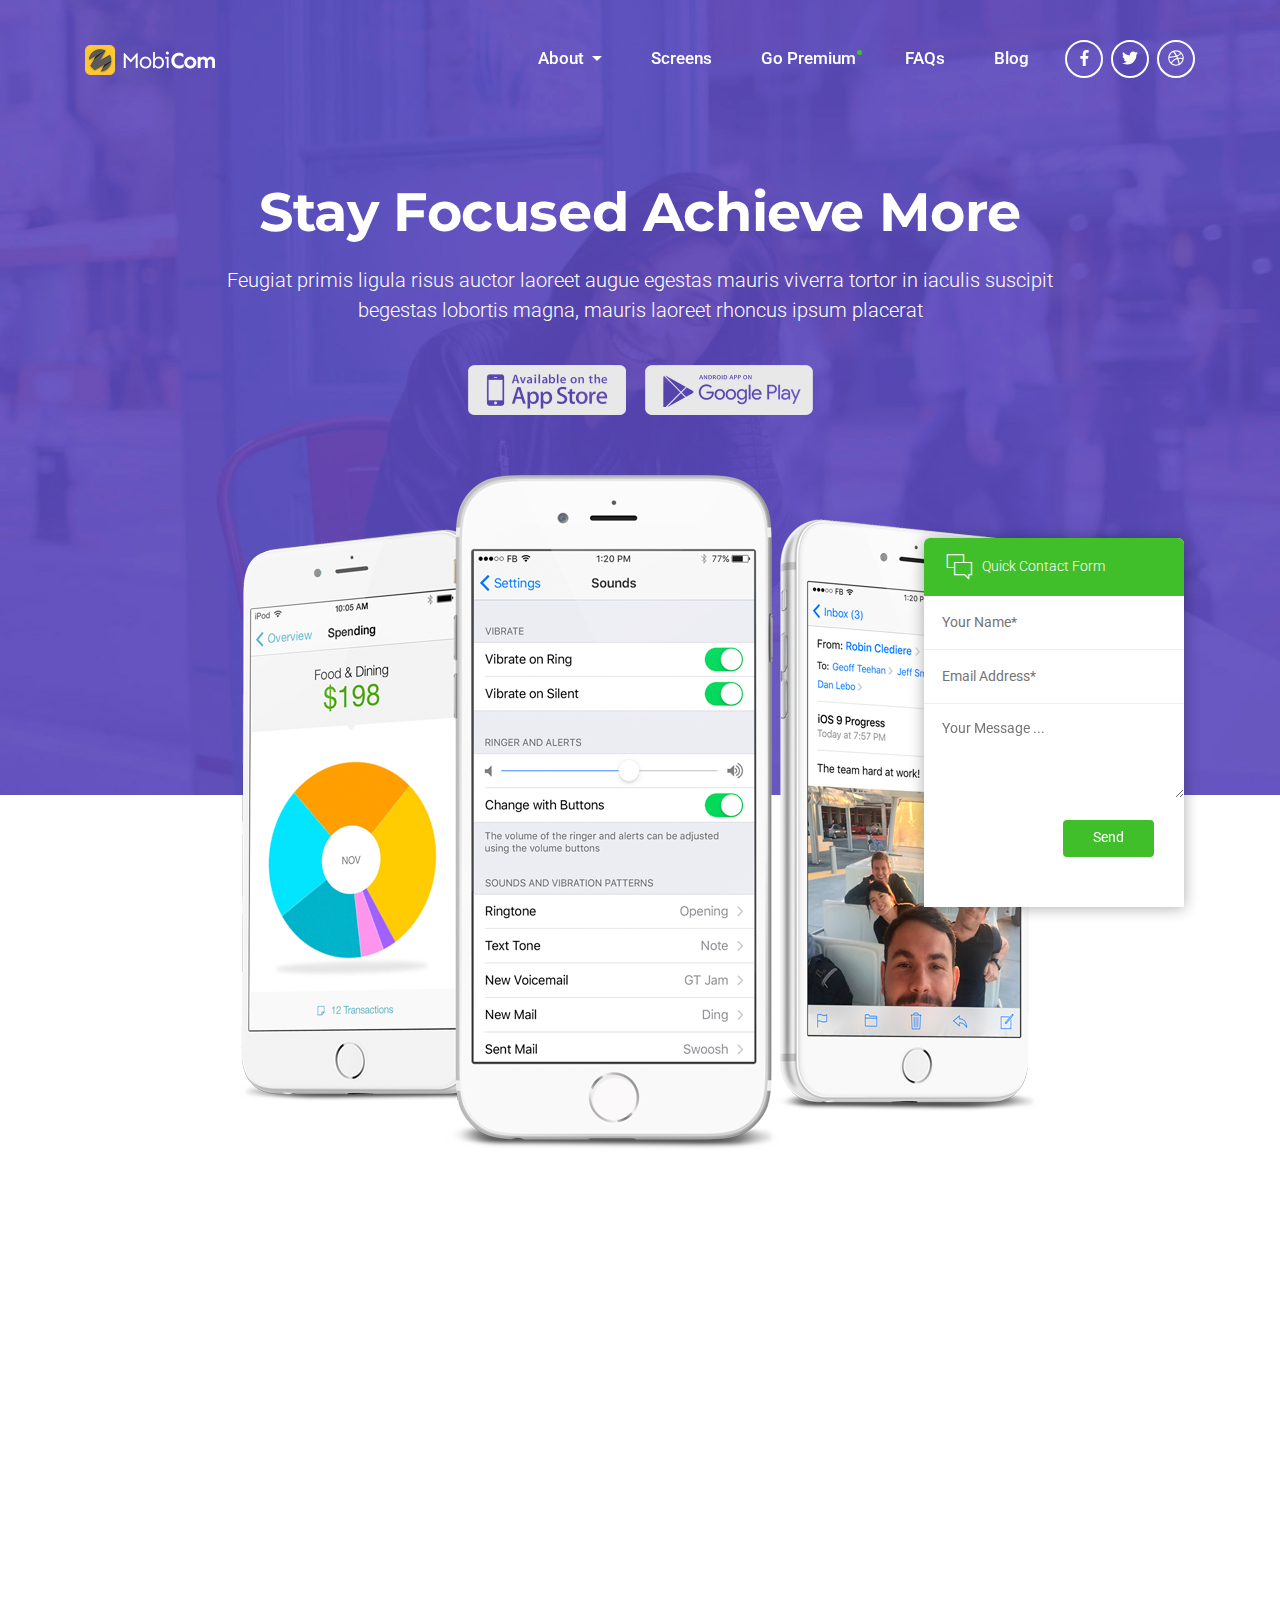
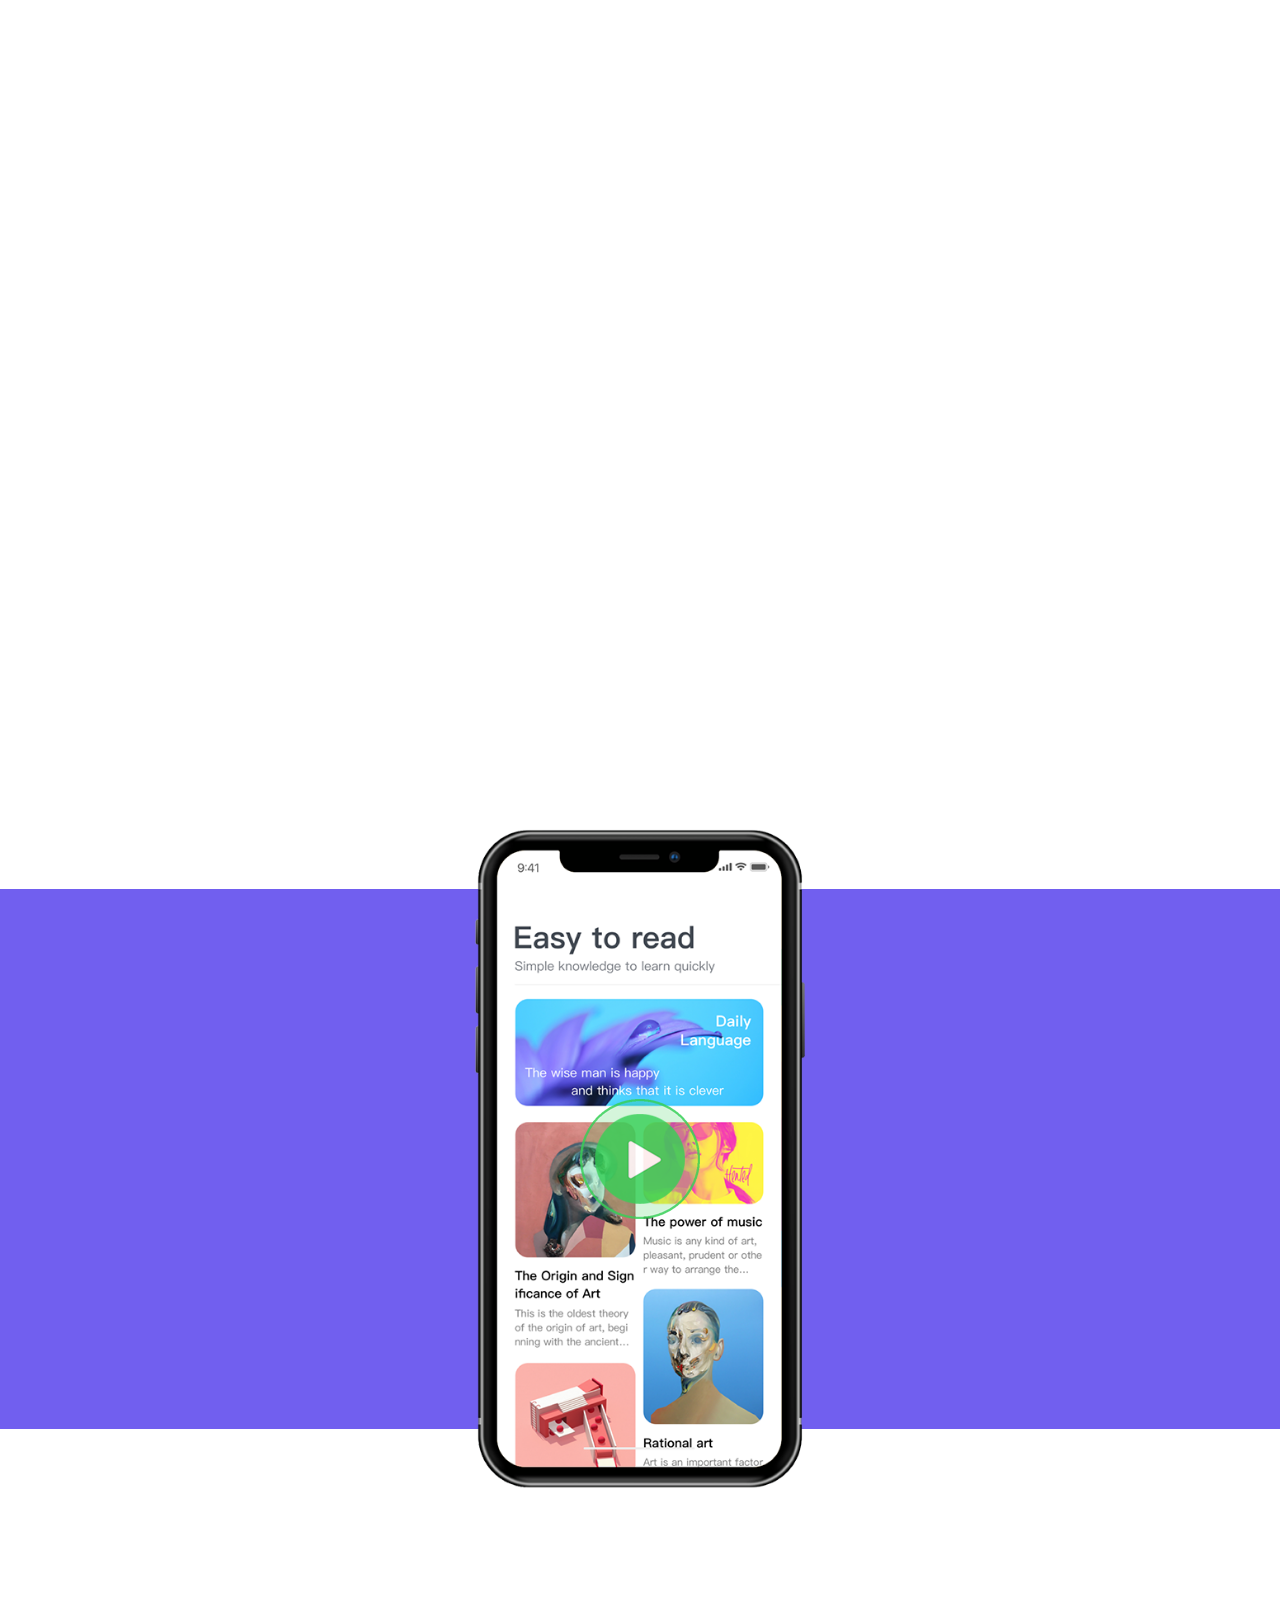
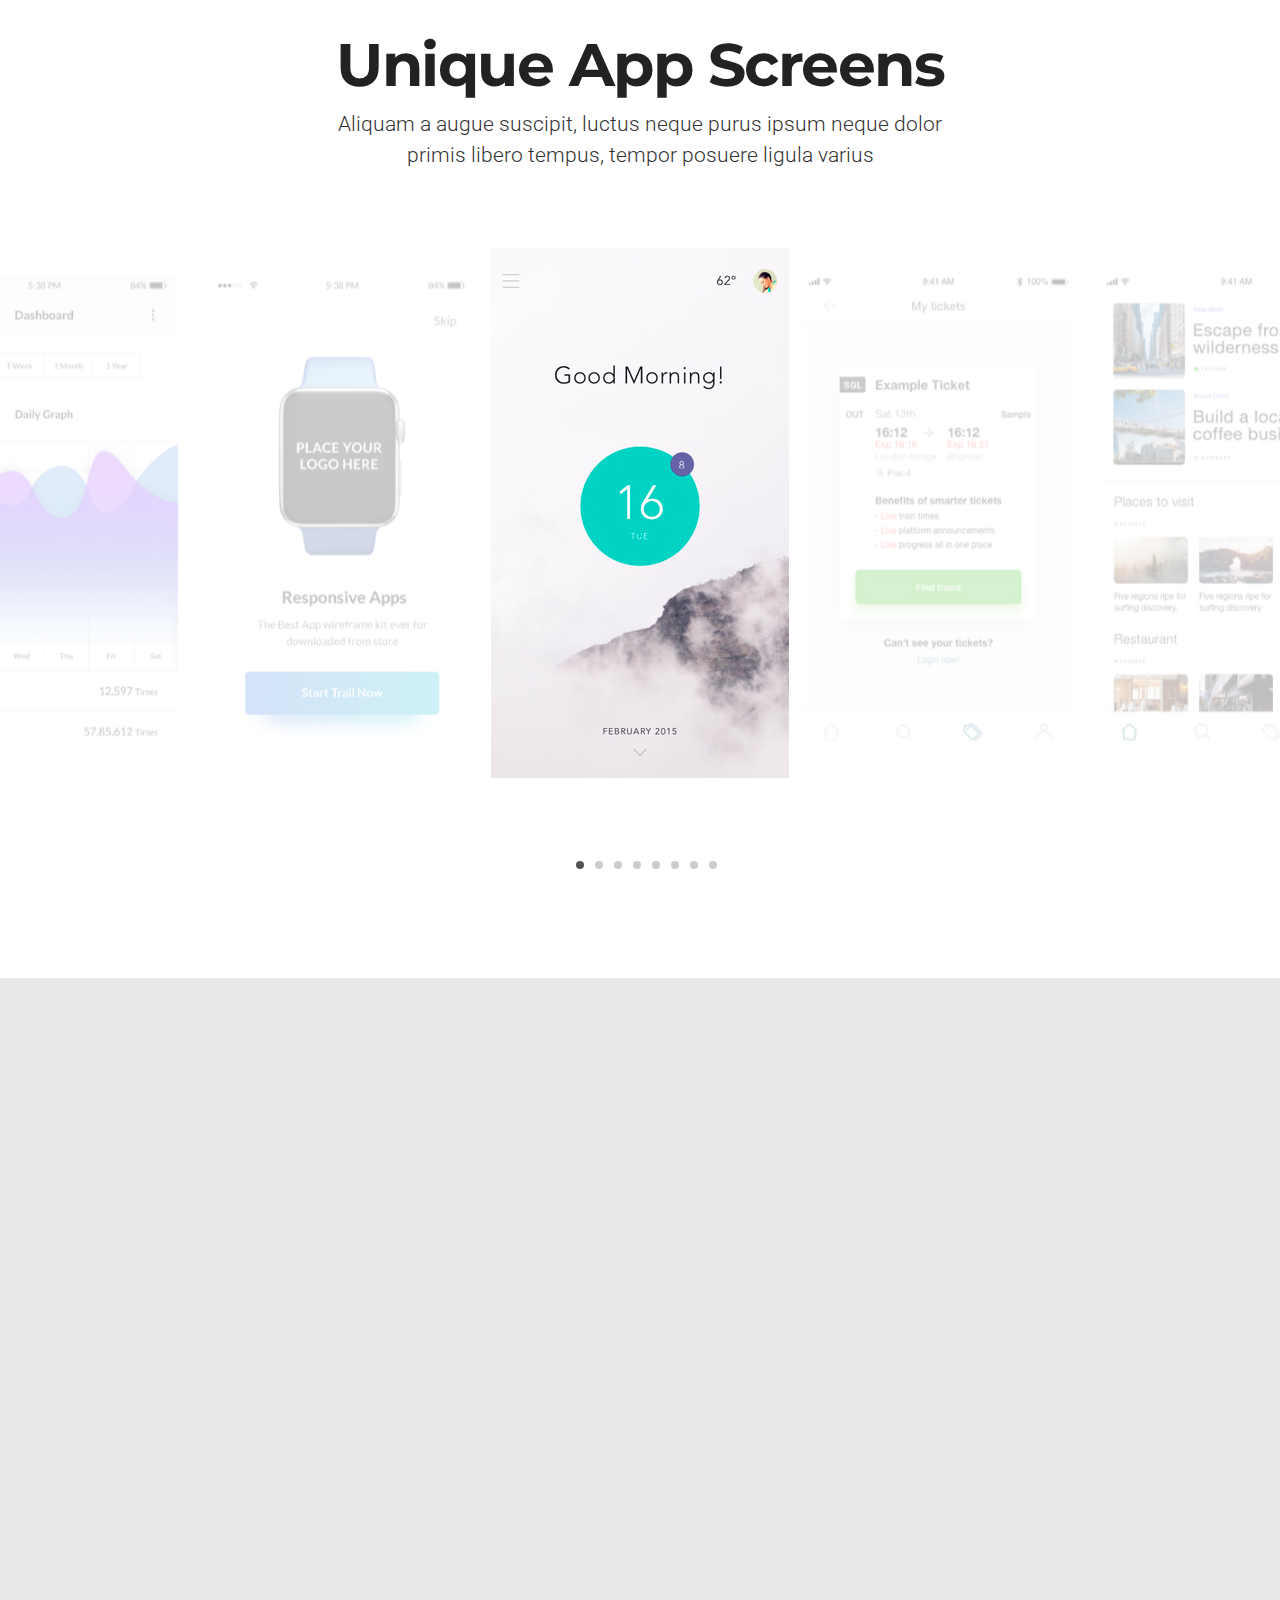
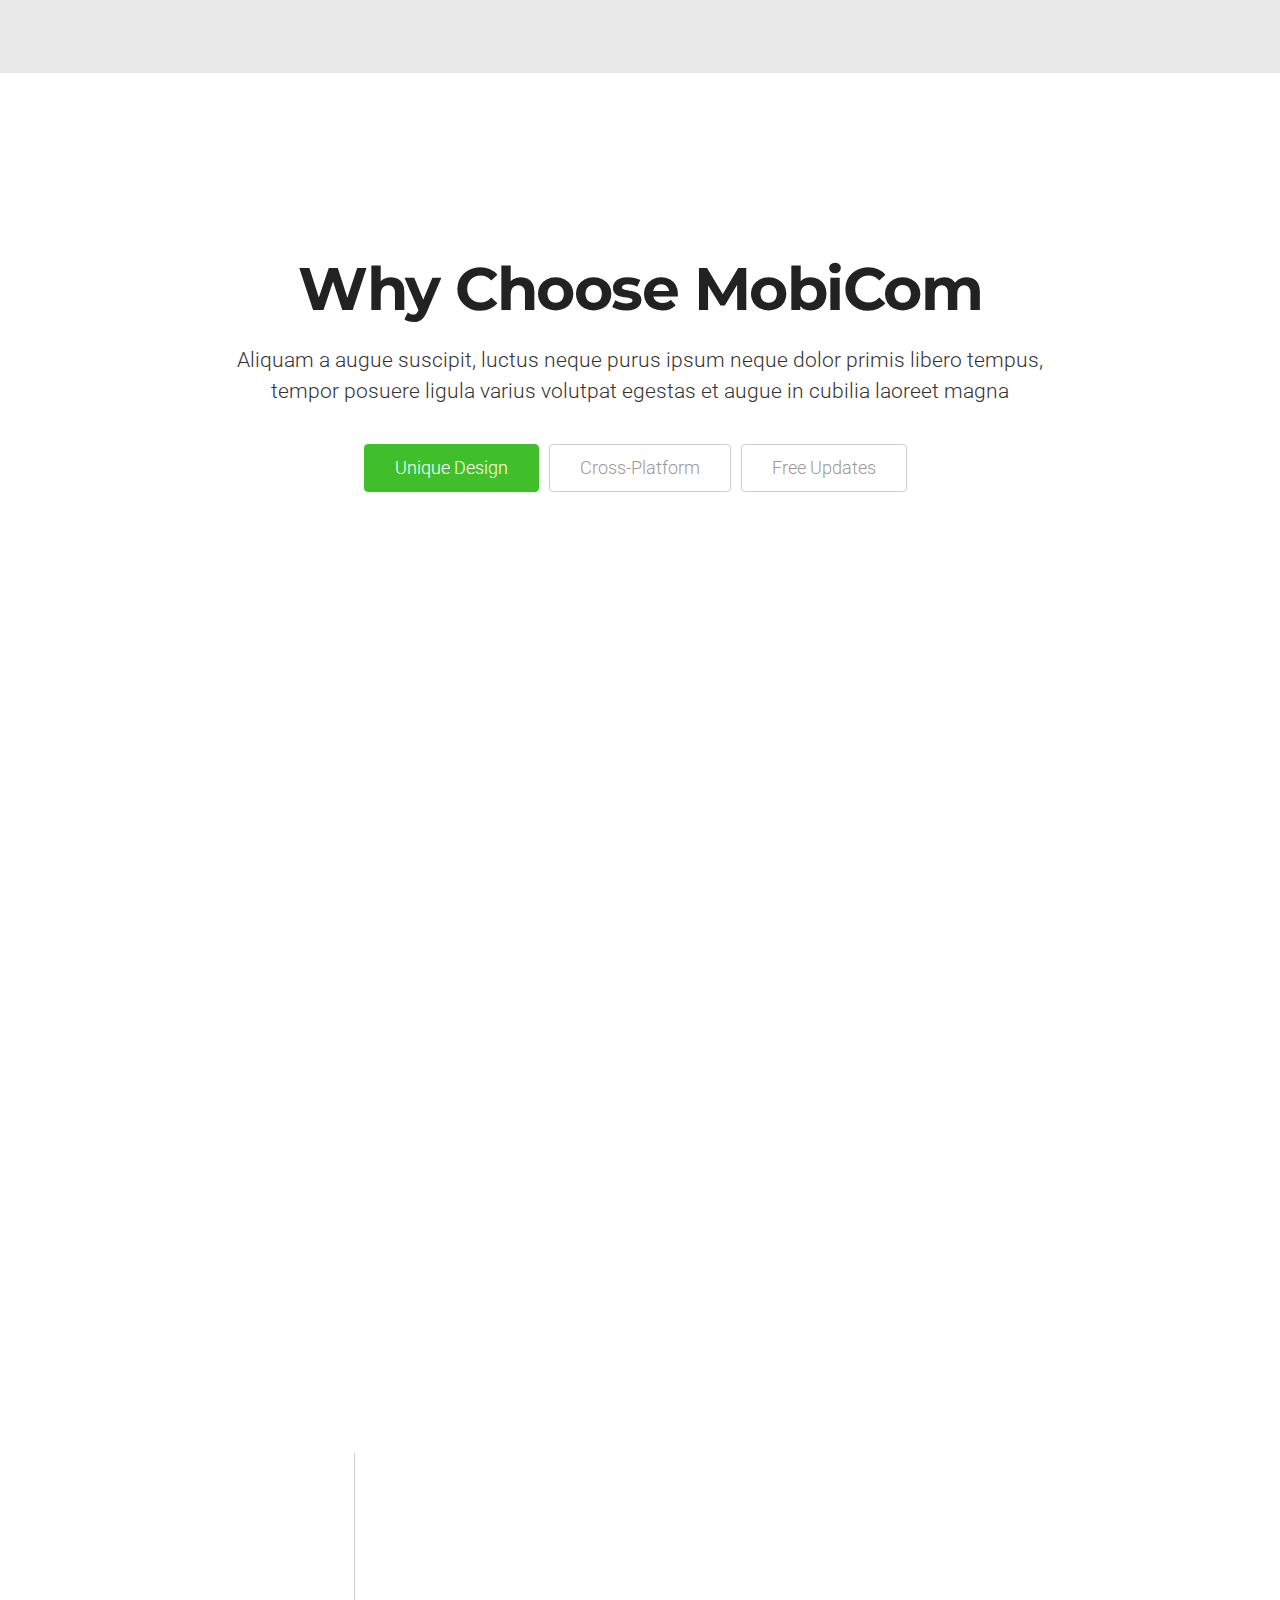
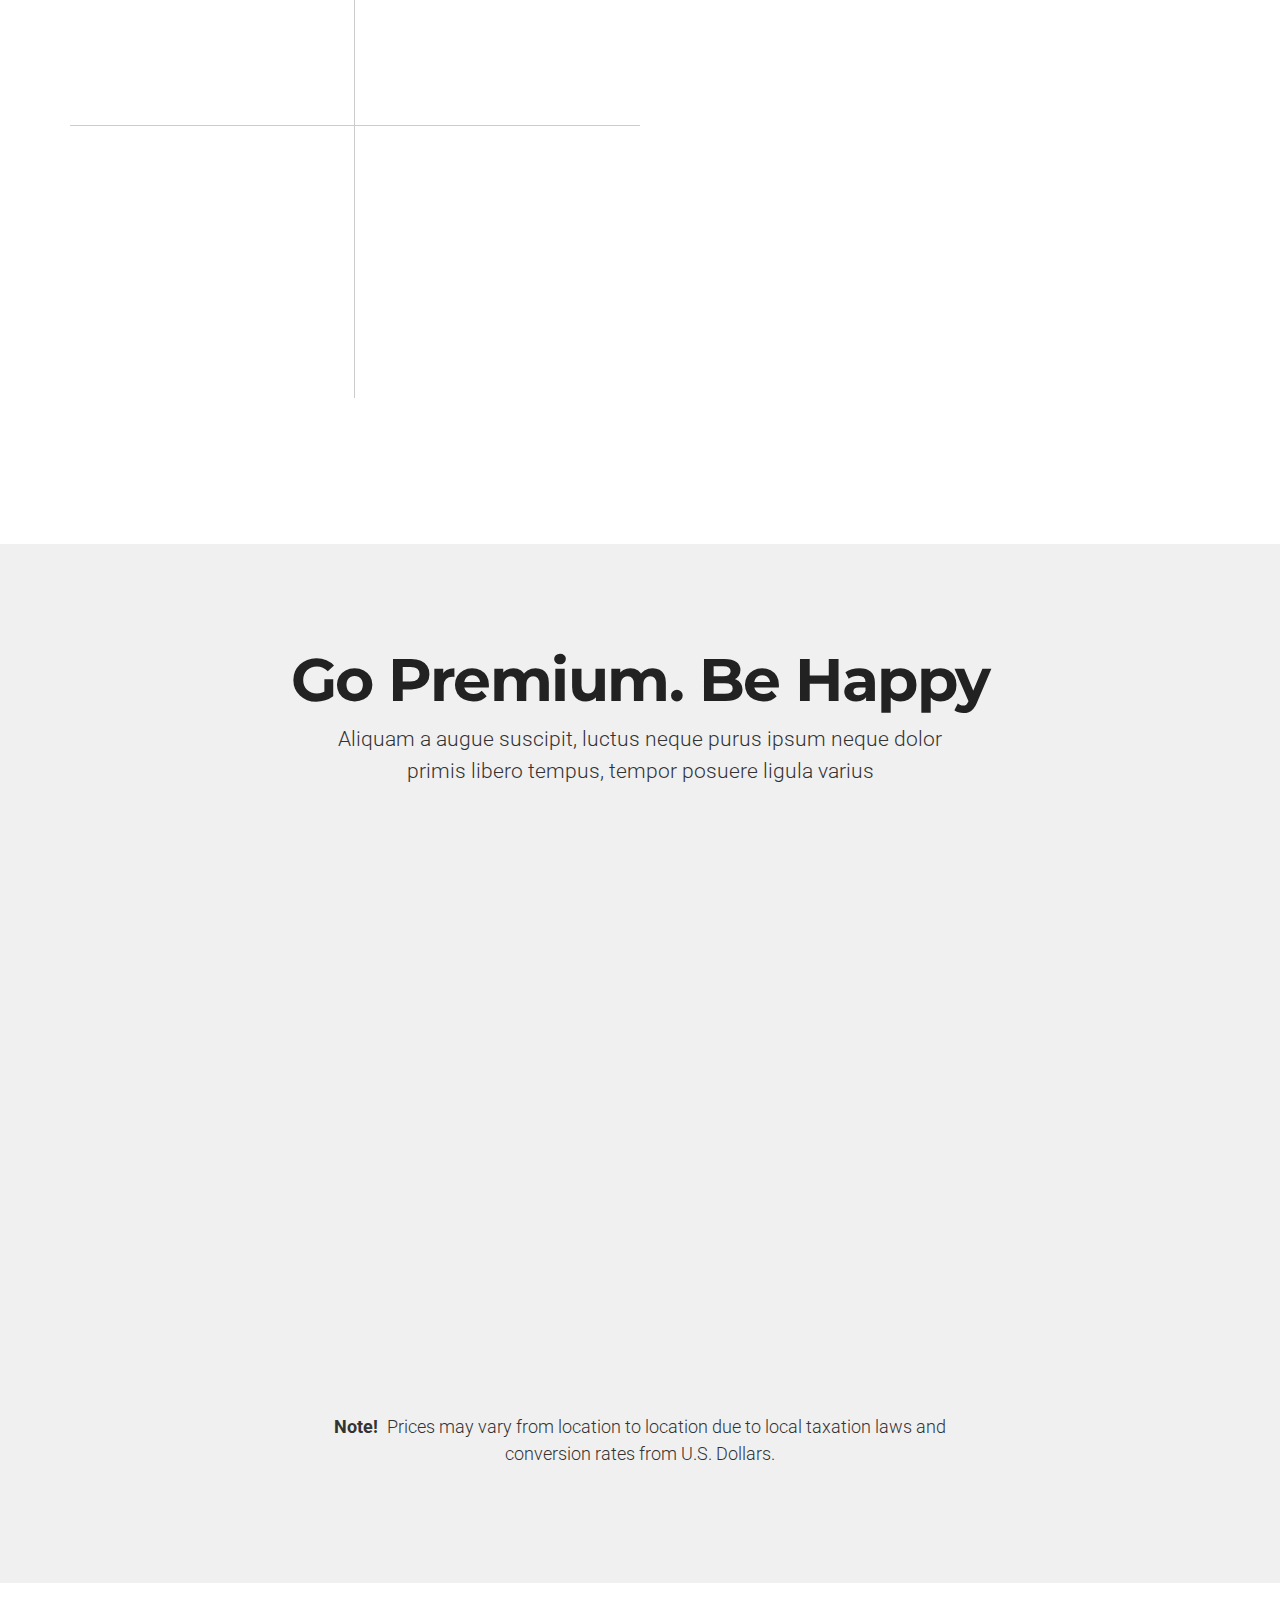
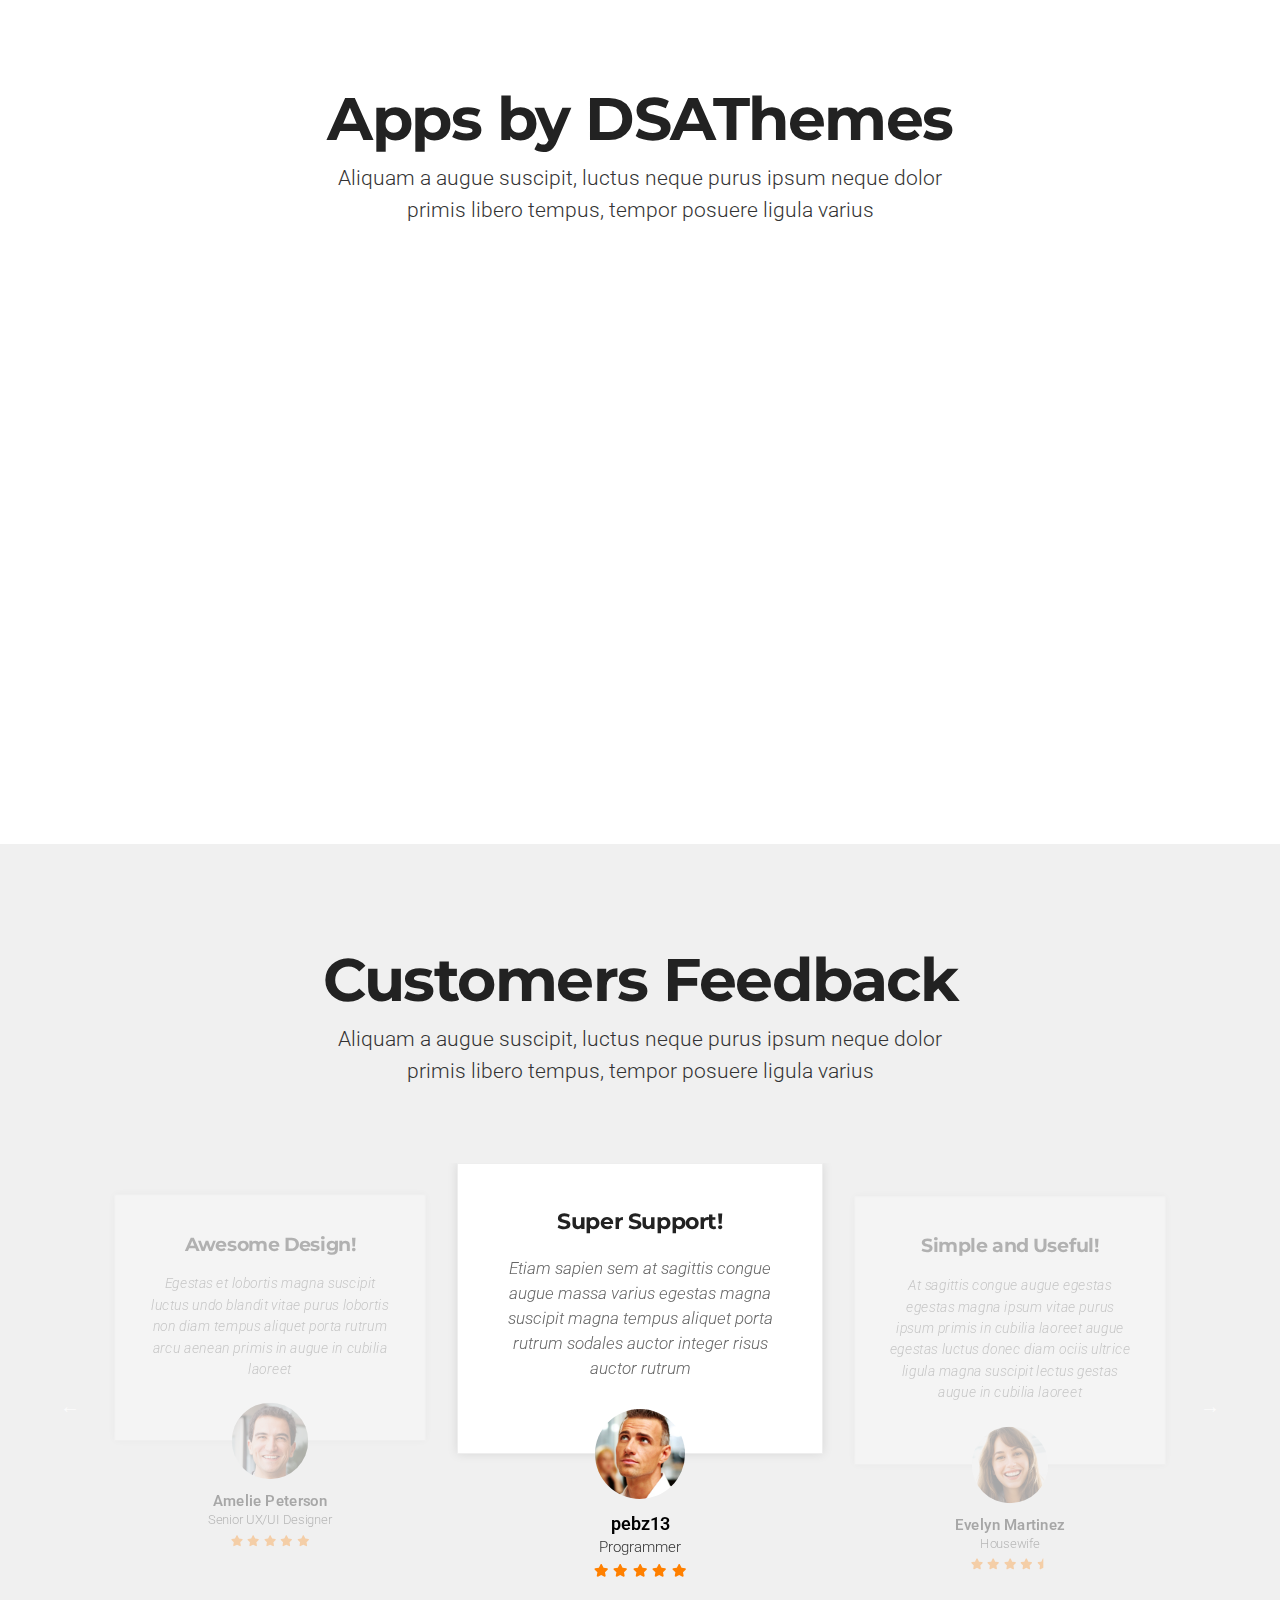
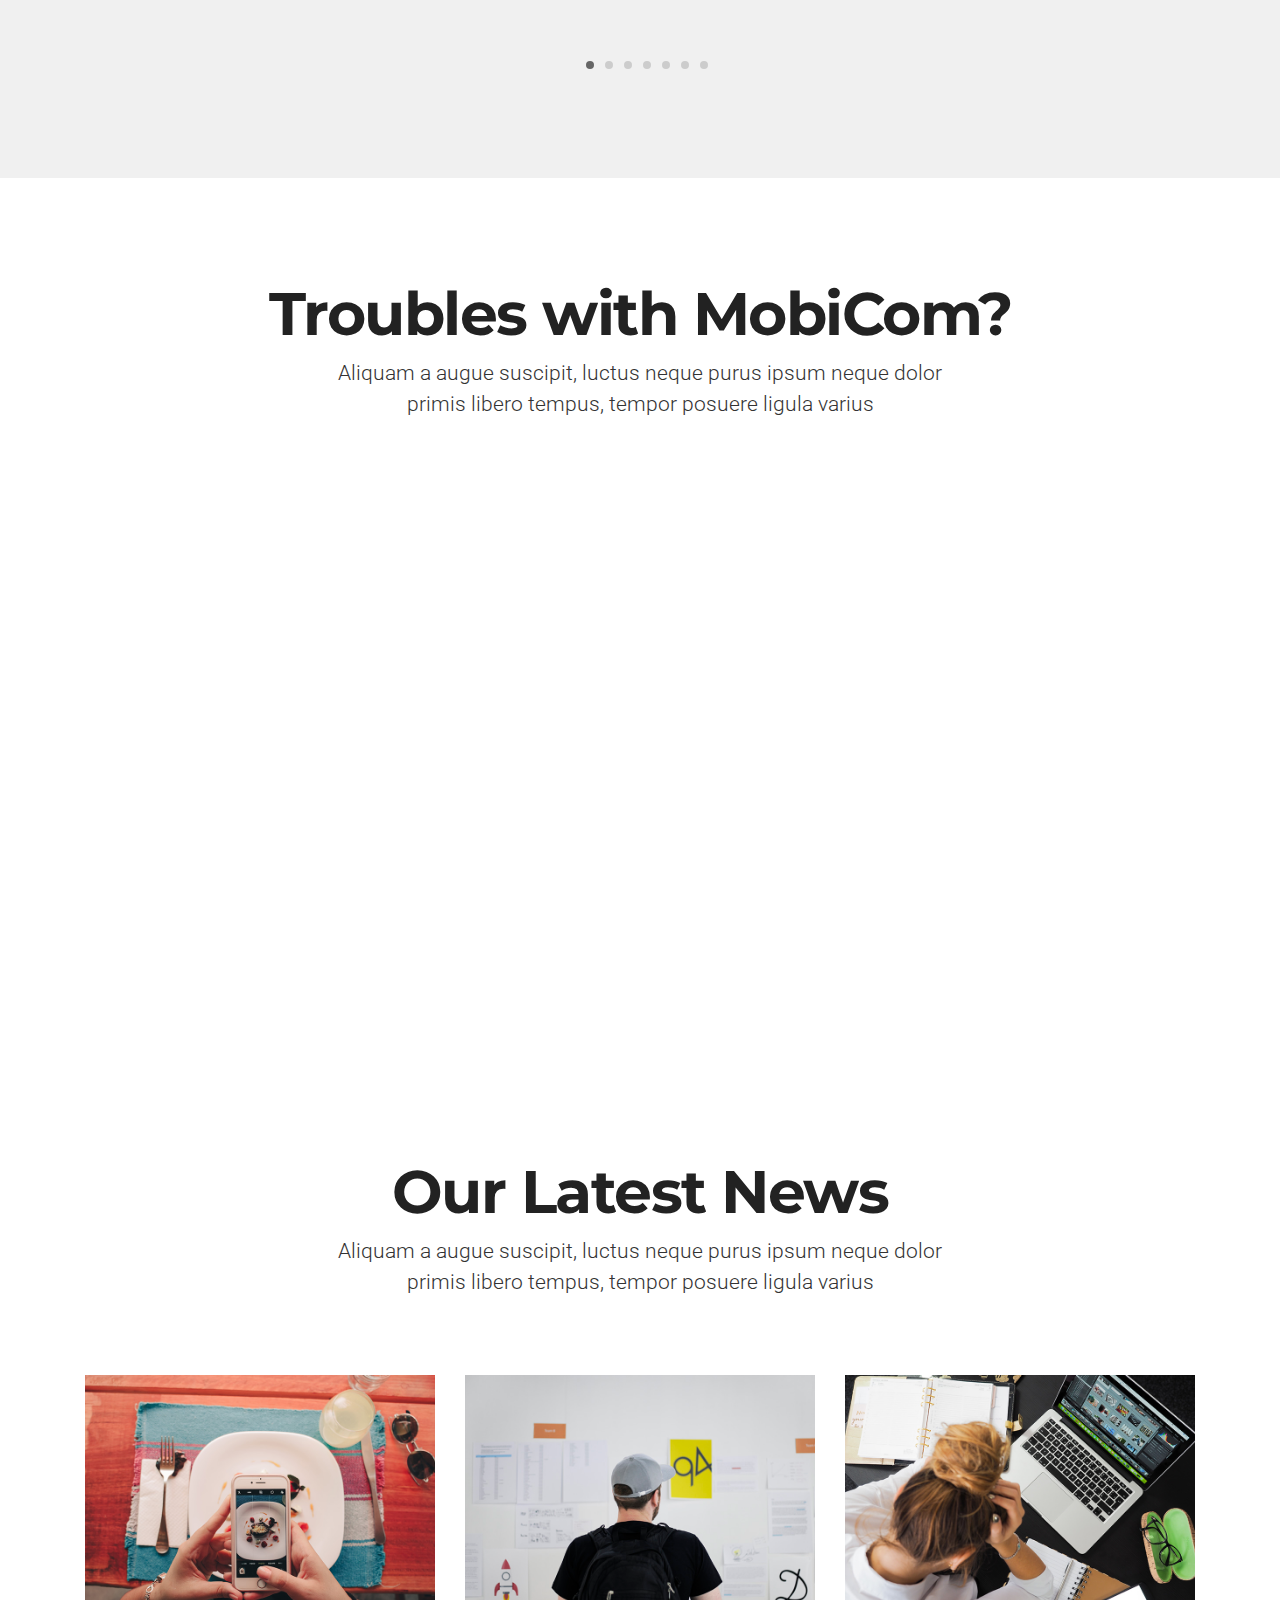
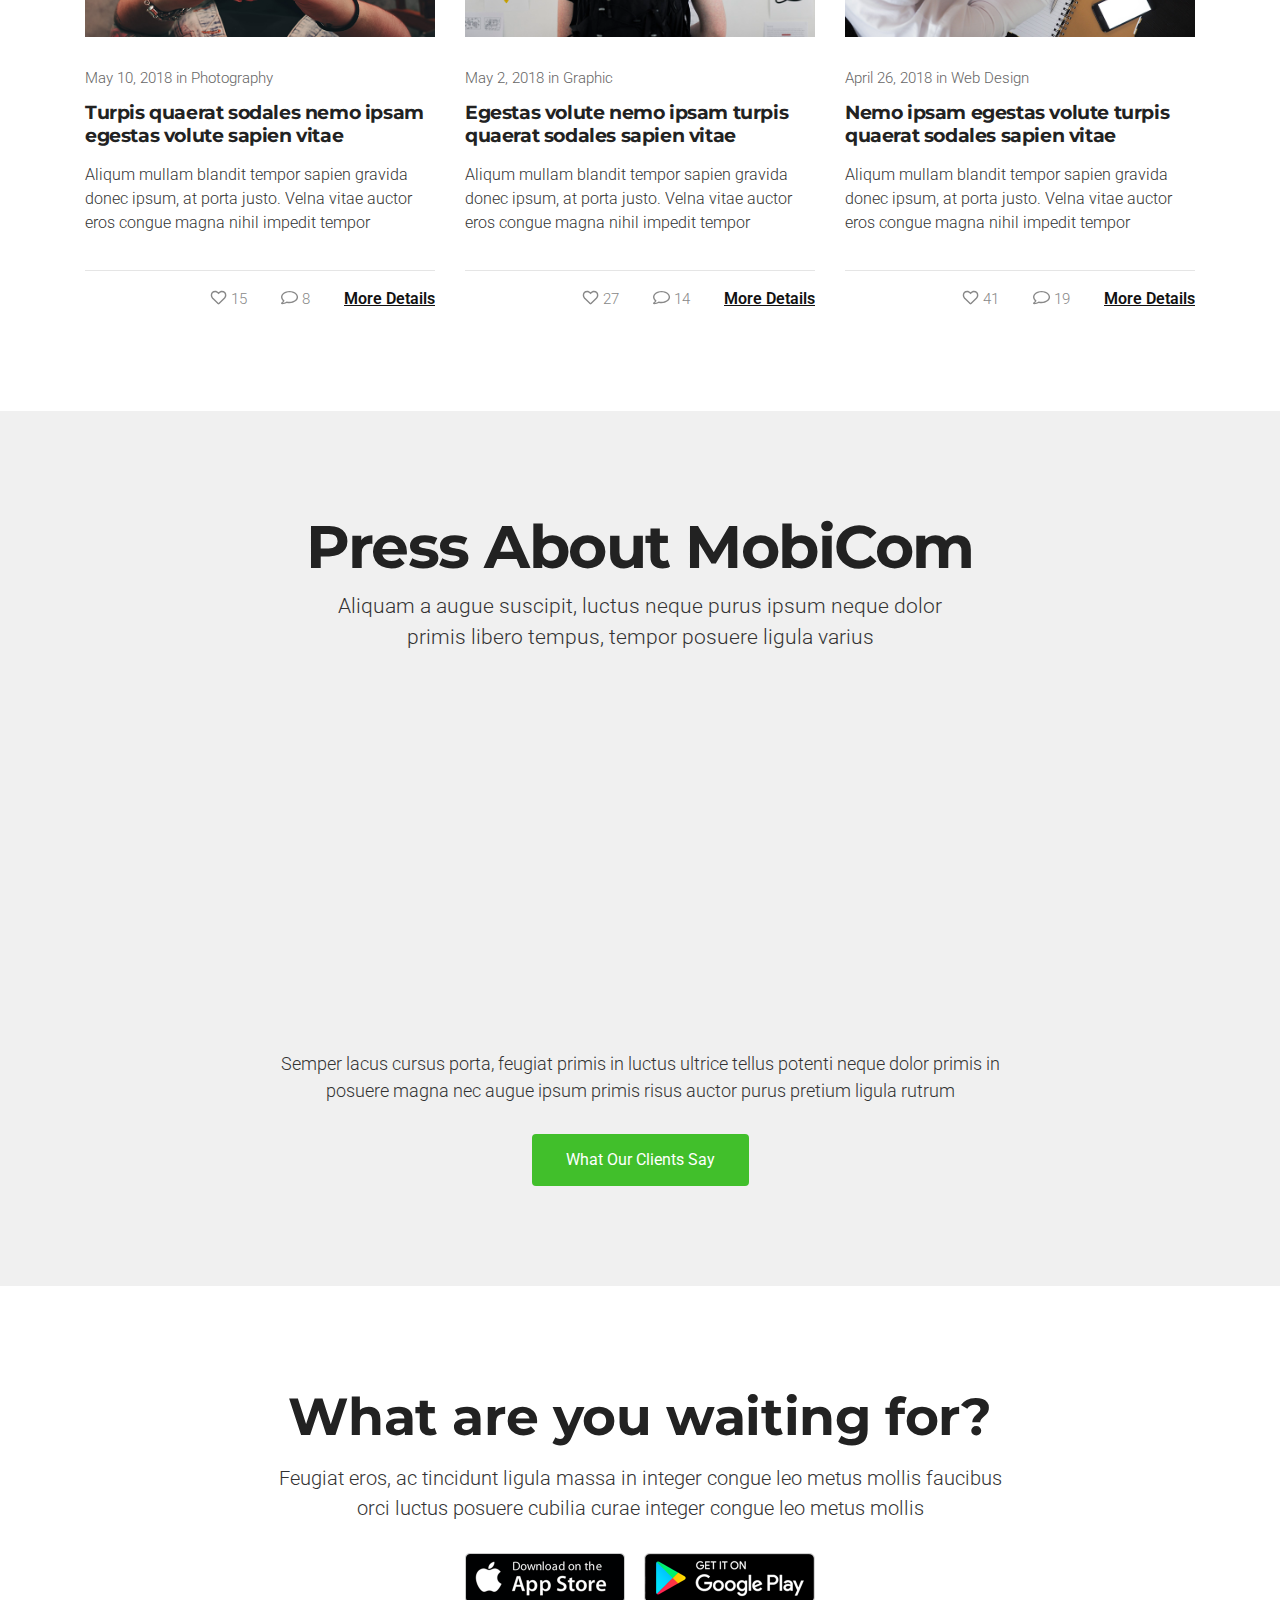
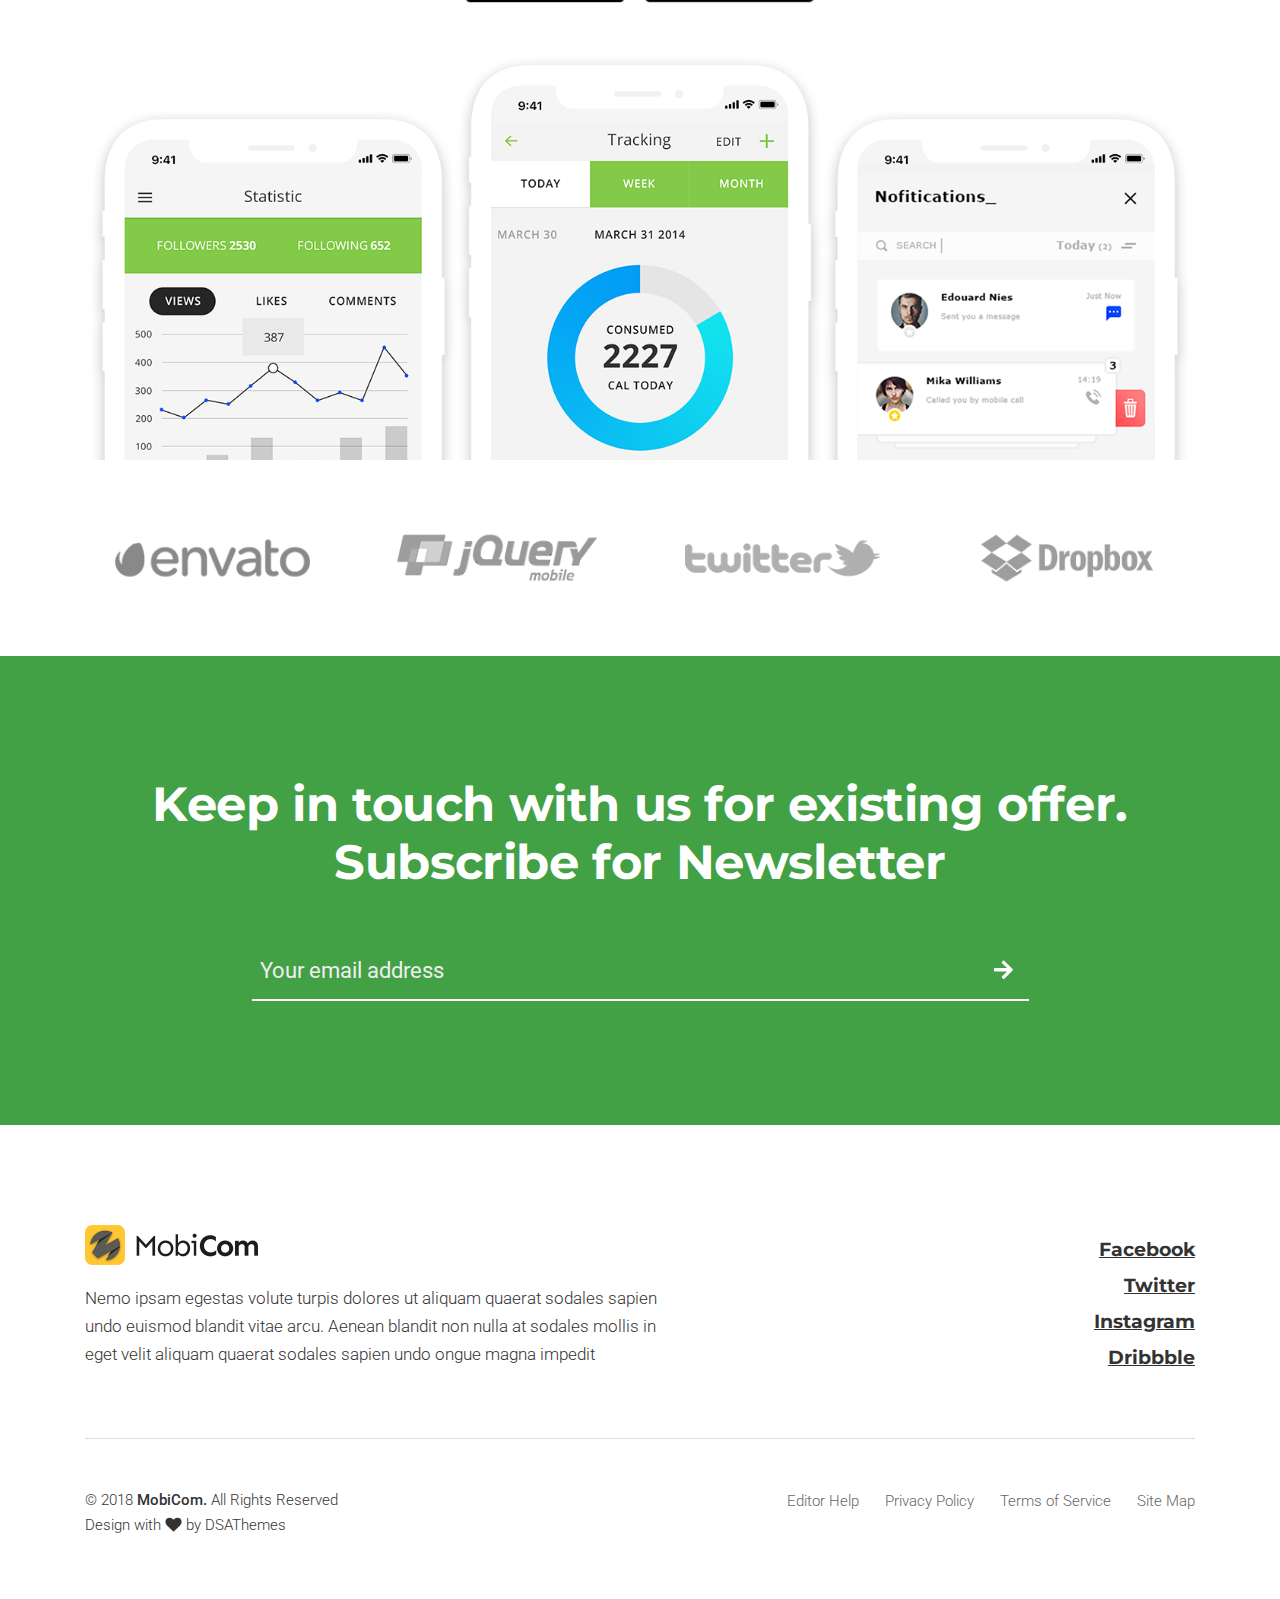
<file: demo-9.html>
<!DOCTYPE html>
<!-- MobiCom - Mobile App Landing Page Template design by DSAThemes (http://www.dsathemes.com) -->
<!--[if lt IE 7 ]><html class="ie ie6" lang="en"> <![endif]-->
<!--[if IE 7 ]><html class="ie ie7" lang="en"> <![endif]-->
<!--[if IE 8 ]><html class="ie ie8" lang="en"> <![endif]-->
<!--[if (gte IE 9)|!(IE)]><!-->
<html lang="en">



	
<!-- Mirrored from dsathemes.com/html/mobicom/files/demo-9.html by HTTrack Website Copier/3.x [XR&CO'2014], Sat, 28 Sep 2019 23:57:46 GMT -->
<head>



		<meta charset="utf-8">
		<meta http-equiv="X-UA-Compatible" content="IE=edge"/>
		<meta name="author" content="DSAThemes"/>	
		<meta name="description" content="MobiCom - Mobile App Landing Page Template"/>
		<meta name="keywords" content="Responsive, HTML5 template, DSAThemes, Mobile, Application, One Page, Landing, Mobile App">	
		<meta name="viewport" content="width=device-width, initial-scale=1.0"/>
				
  		<!-- SITE TITLE -->
		<title>MobiCom - Mobile App Landing Page Template</title>
							
		<!-- FAVICON AND TOUCH ICONS  -->
		<link rel="shortcut icon" href="images/favicon.ico" type="image/x-icon">
		<link rel="icon" href="images/favicon.ico" type="image/x-icon">
		<link rel="apple-touch-icon" sizes="152x152" href="images/apple-touch-icon-152x152.png">
		<link rel="apple-touch-icon" sizes="120x120" href="images/apple-touch-icon-120x120.png">
		<link rel="apple-touch-icon" sizes="76x76" href="images/apple-touch-icon-76x76.png">
		<link rel="apple-touch-icon" href="images/apple-touch-icon.png">

		<!-- GOOGLE FONTS -->
		<link href="https://fonts.googleapis.com/css?family=Roboto:300,400,500,700,900" rel="stylesheet"> 		
		<link href="https://fonts.googleapis.com/css?family=Montserrat:300,400,500,600,700" rel="stylesheet"> 

		<!-- BOOTSTRAP CSS -->
		<link href="css/bootstrap.min.css" rel="stylesheet">
				
		<!-- FONT ICONS -->
		<link href="css/fa-svg-with-js.css" rel="stylesheet">	
		<link href="css/pe-icon-7-stroke.css" rel="stylesheet">

		<!-- PLUGINS STYLESHEET -->
		<link href="css/magnific-popup.css" rel="stylesheet">
		<link href="css/slick.css" rel="stylesheet">
		<link href="css/slick-theme.css" rel="stylesheet">

		<!-- On Scroll Animations -->
		<link href="css/animate.css" rel="stylesheet">
				
		<!-- TEMPLATE CSS -->
		<link href="css/style.css" rel="stylesheet"> 	

		<!-- RESPONSIVE CSS -->
		<link href="css/responsive.css" rel="stylesheet"> 

		

	</head>



	<body>




		<!-- PRELOADER
		============================================= -->		
		<div id="loader-wrapper">
			<div id="loader">
				<ul class="cssload-flex-container">
					<li><span class="cssload-loading"></span></li>
				</ul>
			</div>
		</div>




		<!-- PAGE CONTENT
		============================================= -->	
		<div id="page" class="page">




			<!-- HEADER
			============================================= -->
			<header id="header" class="header">
				<nav class="navbar fixed-top navbar-expand-lg navbar-dark bg-tra">
					<div class="container">


						<!-- LOGO IMAGE -->
						<!-- For Retina Ready displays take a image with double the amount of pixels that your image will be displayed (e.g 260 x 60 pixels) -->
				 		<a href="#hero-9" class="navbar-brand logo-white"><img src="images/logo-white.png" width="130" height="30" alt="header-logo"></a>
				 		<a href="#hero-9" class="navbar-brand logo-black"><img src="images/logo.png" width="130" height="30" alt="header-logo"></a>


				 		<!-- Responsive Menu Button -->
				 		<button class="navbar-toggler" type="button" data-toggle="collapse" data-target="#navbarSupportedContent" aria-controls="navbarSupportedContent" aria-expanded="false" aria-label="Toggle navigation">
				   		 	<span class="navbar-toggler-icon"></span>
				  		</button>


				  		<!-- Navigation Menu -->
				  		<div id="navbarSupportedContent" class="collapse navbar-collapse">
					   		<ul class="navbar-nav ml-auto">

					   			<!-- Dropdown Link -->
					      		<li class="nav-item dropdown">
							        <a class="nav-link dropdown-toggle" href="#" id="navbarDropdown" role="button" data-toggle="dropdown" aria-haspopup="true" aria-expanded="false">
							          About
							        </a>
							        <div class="dropdown-menu" aria-labelledby="navbarDropdown">
							        	<a class="dropdown-item" href="#features-1">Why MobiCom</a>
							         	<a class="dropdown-item" href="#content-8">How It Works</a>
							         	<a class="dropdown-item" href="#reviews-2">Reviews</a>
							          	<div class="dropdown-divider"></div>
							         	<a class="dropdown-item" href="#press-1">Press About Us</a>
							        </div>
							    </li>

							    <li class="nav-item nl-simple"><a class="nav-link" href="#screens-2">Screens</a></li>
					      		<li class="nav-item nl-simple"><a class="nav-link pre-link" href="#pricing-1">Go Premium<span></span></a></li>
					      		<li class="nav-item nl-simple"><a class="nav-link" href="#faqs-1">FAQs</a></li>
					      		<li class="nav-item nl-simple"><a class="nav-link" href="#blog-1">Blog</a></li>

								<!-- Header Social Icons -->															
								<li class="header-socials clearfix">									
									<span><a href="#" class="ico-facebook"><i class="fab fa-facebook-f"></i></a></span>
									<span><a href="#" class="ico-twitter"><i class="fab fa-twitter"></i></a></span>
									<span><a href="#" class="ico-dribbble"><i class="fab fa-dribbble"></i></a></span>

									<!--										
									<span><a href="#" class="ico-behance"><i class="fab fa-behance"></i></a></span>										
									<span><a href="#" class="ico-instagram"><i class="fab fa-instagram"></i></a></span>
									<span><a href="#" class="ico-pinterest"><i class="fab fa-pinterest-p"></i></a></span>
									<span><a href="#" class="ico-google-plus"><i class="fab fa-google-plus-g"></i></a></span>
									<span><a href="#" class="ico-linkedin"><i class="fab fa-linkedin-in"></i></a></span>
									<span><a href="#" class="ico-tumblr"><i class="fab fa-tumblr"></i></a></span>
									<span><a href="#" class="ico-youtube"><i class="fab fa-youtube"></i></a></span>
									<span><a href="#" class="ico-vk"><i class="fab fa-vk"></i></a></span>																		
									-->
								</li>

					      	</ul>
					    </div>	<!-- End Navigation Menu -->


					</div>	  <!-- End container -->
				</nav>	   <!-- End navbar  -->
			</header>	<!-- END HEADER -->




			<!-- HERO-9
			============================================= -->	
			<section id="hero-9" class="hero-section division">


				<!-- HERO TEXT -->
				<div class="bg-scroll hero-9-text division">
					<div class="container white-color">		
						<div id="hero-9-content" class="row">
							<div class="col-md-12 hero-txt text-center">

	
								<!-- Title -->
								<h2 class="h2-sm animated" data-animation="fadeInUp" data-animation-delay="300">
								   Stay Focused Achieve More
								</h2>	
				
								<!-- Text -->
								<p class="p-lg animated" data-animation="fadeInUp" data-animation-delay="400">
								   Feugiat primis ligula risus auctor laoreet augue egestas mauris viverra tortor in iaculis suscipit
								   begestas lobortis magna, mauris laoreet rhoncus ipsum placerat
								</p>
									
								<!-- Store Badges -->													
								<div class="hero-stores-badge animated" data-animation="fadeInUp" data-animation-delay="500">

									<!-- AppStore -->	
									<a href="#" class="store">
										<img class="appstore-grey" src="images/store_badges/appstore-grey.png" width="158" height="50" alt="appstore-logo">
									</a>
																			
									<!-- Google Play -->	
									<a href="#" class="store">
										<img class="googleplay-grey" src="images/store_badges/googleplay-grey.png" width="168" height="50" alt="googleplay-logo">
									</a>
													
								</div>	<!-- End Store Badges -->
															
			
							</div>							
						</div>													
					</div>	 <!-- End container -->		
				</div> 	  <!-- END HERO TEXT -->
				
				
				<!-- HERO IMAGE -->
				<div class="hero-9-image division animated" data-animation="fadeInUp" data-animation-delay="600">
					<div class="container">		
						<div id="hero-9-img" class="row">								
							<div class="col-md-12 text-center">																		
								<img class="img-fluid" src="images/hero-9-image.png" alt="hero-image">											
							</div>							
						</div>												
					</div>
				</div> 


			</section>	<!-- END HERO-9 -->	



			<!-- FEATURES-1
			============================================= -->
			<section id="features-1" class="wide-60 featuress-section division">
				<div class="container">
			 		<div class="row">


			 			<!-- FEATURE BOX #1 -->
						<div class="col-md-4">
							<div class="fbox-1 box-icon-lg blue-icon animated" data-animation="fadeInUp" data-animation-delay="300">
								
								<!-- Icon -->
								<span class="pe-7s-piggy"></span>
									
								<!-- Title -->
								<h5 class="h5-md">Super Affordable</h5>
									
								<!-- Text -->
								<p class="grey-color">Semper lacus cursus porta, feugiat primis ultrice in ligula risus auctor
								   tempus feugiat dolor, felis lacinia risus porta
								</p>				
									
							</div>							
						</div>
								
								
						<!-- FEATURE BOX #2 -->
						<div class="col-md-4">
							<div class="fbox-1 box-icon-lg blue-icon animated" data-animation="fadeInUp" data-animation-delay="400">
								
								<!-- Icon -->
								<span class="pe-7s-share"></span>
									
								<!-- Title -->
								<h5 class="h5-md">Easy Sharing</h5>

								<!-- Text -->
								<p class="grey-color">Feugiat primis ultrice semper lacus cursus porta, in ligula risus auctor
								   tempus feugiat dolor, felis lacinia risus porta
								</p>								
							
							</div>							
						</div>


						<!-- FEATURE BOX #3 -->
						<div class="col-md-4">
							<div class="fbox-1 box-icon-lg blue-icon animated" data-animation="fadeInUp" data-animation-delay="500">
								
								<!-- Icon -->
								<span class="pe-7s-shield"></span>
									
								<!-- Title -->
								<h5 class="h5-md">Concrete Security</h5>

								<!-- Text -->
								<p class="grey-color">Porta semper lacus cursus, feugiat primis ultrice in ligula risus auctor
								   tempus feugiat dolor, felis lacinia risus porta
								</p>

							</div>							
						</div>						


			 		</div>	   <!-- End row -->		
			 	</div>	   <!-- End container -->		
			</section>	<!-- END FEATURES-1 -->




			<!-- CONTENT-1
			============================================= -->
			<section id="content-1" class="bg-scroll wide-60 content-section division">
				<div class="container">
			 		<div class="row d-flex align-items-center">


					 	<!-- CONTENT TEXT -->
					 	<div class="col-md-6">
					 		<div class="content-txt ind-45">


					 			<!-- Title -->	
								<h2 class="h2-xs animated" data-animation="fadeInRight" data-animation-delay="300">
								   Capture all your thoughts
								</h2>

								<!-- Text -->
								<p class="animated" data-animation="fadeInRight" data-animation-delay="400">
								   An enim nullam tempor sapien gravida donec enim ipsum porta justo integer at odio velna vitae
								   auctor integer congue magna at pretium purus pretium ligula rutrum luctus risus ultrice luctus
								   in ligula blandit congue magna undo impedit
								</p> 

								<!-- QUOTE -->
								<div class="quote animated" data-animation="fadeInRight" data-animation-delay="500">
								
									<!-- Quote Text -->
									<p>"Lorem ipsum dolor sit amet, consectetuer adipiscing elit. Aenean magna ligula eget dolor suscipit egestas 
									   viverra dolor iaculis luctus magna suscipit egestas "									   
									</p>																						
												
									<!-- Quote Avatar -->
									<div class="quote-avatar">
										<img src="images/quote-avatar.jpg" alt="quote-avatar">
									</div>
												
									<!-- Quote Author -->
									<div class="quote-author">
										<h5 class="h5-xs">Leslie Serpas</h5>
										<span class="grey-color">Designer of MobiCom</span>
									</div>	
								
								</div>


					 		</div>
					 	</div>	<!-- END CONTENT TEXT -->


					 	<!-- CONTENT IMAGE -->
						<div class="col-md-6 animated" data-animation="fadeInLeft" data-animation-delay="500">
							<div class="content-img">
								<img class="img-fluid" src="images/image-06.png" alt="content-image" />
					 		</div>
						</div>


			 		</div>	   <!-- End row -->		
			 	</div>	   <!-- End container -->		
			</section>	<!-- END CONTENT-1 -->




			<!-- FEATURES-4
			============================================= -->
			<section id="features-4" class="wide-100 featuress-section">
				<div class="bg-scroll bg-inner bg-lightpurple division ">
					<div class="container white-color">
				 		<div class="row d-flex align-items-center">


							<!-- LEFT SIDE CONTENT -->	
							<div class="col-md-4 text-right">

								
								<!-- FEATURE BOX #1 -->
								<div class="fbox-4 box-icon-md m-bottom-35 ind-15 animated" data-animation="fadeInRight" data-animation-delay="300">
								
									<!-- Icon -->
									<span class="pe-7s-photo-gallery"></span>
								
									<!-- Title -->
									<h5 class="h5-md">Multiple Widgets</h5>

									<!-- Text -->
									<p>Purus ipsum neque primis libero tempor posuere in ligula varius ipsum</p>
									
								</div>

										
								<!-- FEATURE BOX #2 -->	
								<div class="fbox-4 box-icon-md ind-15 animated" data-animation="fadeInRight" data-animation-delay="400">								
									
									<!-- Icon -->
									<span class="pe-7s-exapnd2"></span>
									
									<!-- Title -->
									<h5 class="h5-md">Cross-Platform</h5>

									<!-- Text -->
									<p>Semper a augue suscipit, luctus neque purus ipsum neque primis libero</p>
									
								</div>	

									
							</div>	<!--END LEFT SIDE CONTENT -->		
									
														
							<!-- FEATURE IMAGE -->
							<div class="col-md-4">	
								<div class="fbox-4-img text-center ind-10">

									<!-- Change the link HERE!!! -->
									<a class="video-popup" href="https://www.youtube.com/watch?v=kuceVNBTJio">
											
										<!-- Play Icon -->
										<div class="video-block-wrapper"><div class="play-icon-green"></div></div>
												
										<!-- Preview Image -->
										<img class="img-fluid" src="images/video-3-img.png" alt="features-image">

									</a>
									
								</div>
							</div>
									
									
							<!-- RIGHT SIDE CONTENT -->							
							<div class="col-md-4">	

								
								<!-- FEATURE BOX #3 -->
								<div class="fbox-4 box-icon-md m-bottom-35 ind-15 animated" data-animation="fadeInLeft" data-animation-delay="300">
								
									<!-- Icon -->
									<span class="pe-7s-refresh-2"></span>
									
									<!-- Title -->
									<h5 class="h5-md">Free Updates</h5>

									<!-- Text -->
									<p>Semper a augue suscipit, luctus neque purus ipsum neque primis libero</p>
									
								</div>

									
								<!-- FEATURE BOX #4 -->
								<div class="fbox-4 box-icon-md ind-15 animated" data-animation="fadeInLeft" data-animation-delay="400">
								
									<!-- Icon -->
									<span class="pe-7s-help2"></span>
								
									<!-- Title -->
									<h5 class="h5-md">Fast Support</h5>

									<!-- Text -->
									<p>Luctus neque purus ipsum neque primis libero tempor ligula varius ipsum</p>
									
								</div>

									
							</div>	<!-- END RIGHT SIDE CONTENT -->	


				 		</div>	   <!-- End row -->		
				 	</div>	   <!-- End container -->	
			 	</div>		<!-- End Inner Background -->
			</section>	<!-- END FEATURES-4 -->




			<!-- SCREENSHOTS-2
			============================================= -->
			<section id="screens-2" class="wide-100 no-bg screens-section division">
				
		
				<!-- SECTION TITLE -->
				<div class="container">		
					<div class="row">	
						<div class="col-md-10 offset-md-1 section-title">	

							<!-- Title 	-->	
							<h2 class="h2-lg">Unique App Screens</h2>	

							<!-- Text -->
							<p>Aliquam a augue suscipit, luctus neque purus ipsum neque dolor primis libero tempus, 
							   tempor posuere ligula varius
							</p>
							
						</div>		
					</div> 	 <!-- End row --> 	
				</div>	 <!-- END SECTION TITLE -->	
				
					
				<!-- SCREENSHOTS CAROUSEL -->
				<div class="screenshots-wrap">
					 <div class="screens-carousel">

							
						<!-- Screen #1 -->
						<div class="carousel-item">
							<img src="images/portfolio/screen-1.jpg" alt="screenshot">
						</div>
									
						<!-- Screen #2 -->
						<div class="carousel-item">
							<img src="images/portfolio/screen-2.jpg" alt="screenshot">
						</div>
									
						<!-- Screen #3 -->
						<div class="carousel-item">
							<img src="images/portfolio/screen-3.jpg" alt="screenshot">
						</div>
									
						<!-- Screen #4 -->
						<div class="carousel-item">
							<img src="images/portfolio/screen-4.jpg" alt="screenshot">
						</div>
									
						<!-- Screen #5 -->
						<div class="carousel-item">
							<img src="images/portfolio/screen-5.jpg" alt="screenshot">
						</div>
									
						<!-- Screen #6 -->
						<div class="carousel-item">
							<img src="images/portfolio/screen-6.jpg" alt="screenshot">
						</div>
									
						<!-- Screen #7 -->
						<div class="carousel-item">
							<img src="images/portfolio/screen-7.jpg" alt="screenshot">
						</div>
									
						<!-- Screen #8 -->
						<div class="carousel-item">
							<img src="images/portfolio/screen-8.jpg" alt="screenshot">
						</div>

													
					</div>						
				</div>	<!-- END SCREENSHOTS CAROUSEL -->


			</section>	<!-- END SCREENSHOTS-2 -->




			<!-- CONTENT-5
			============================================= -->
			<section id="content-5" class="p-bottom-80 content-section">
				<div class="bg-scroll p-top-100 bg-inner bg-grey division">
					<div class="container">
						<div class="row d-flex align-items-center">

									
							<!-- CONTENT TXT -->	
							<div class="col-md-6">
								<div class="content-txt ind-45">

									
									<!-- Title -->
									<h2 class="h2-xs animated" data-animation="fadeInRight" data-animation-delay="300">
									   A tools that work for you
									</h2>
								
									<!-- Text -->
									<p class=" animated" data-animation="fadeInRight" data-animation-delay="400">
									   An orci nullam tempor sapien, eget gravida integer donec ipsum porta justo at odio integer
									   congue magna undo auctor gravida velna magna orci lacus odio ac risus auctor faucibus orci
									   ligula massa luctus et ultrices posuere cubilia
									</p>

									<!-- APP DEVICES -->	
									<div class="app-devices clearfix animated" data-animation="fadeInRight" data-animation-delay="500">	
									
										<!-- Icons -->
										<i class="fas fa-tablet-alt f-tablet"></i>
										<i class="fas fa-mobile-alt f-phone"></i>

										<!-- Text -->	
										<div class="app-devices-desc">
											<p class="p-small">Available on iPhone, iPad and all Android devices from 5.5</p>
										</div>	

									</div>


								</div>	
							</div>	<!-- END CONTENT TXT -->	


							<!-- CONTENT IMAGE -->
							<div class="col-md-6">	
								<div class="content-5-img text-center ind-15 animated" data-animation="fadeInLeft" data-animation-delay="500">
									<img class="img-fluid" src="images/image-03.png" alt="content-image">
								</div>
							</div>


						</div>	  <!-- End row -->
					</div>	   <!-- End container -->
				</div>		<!-- End Inner Background -->	
			</section>	<!-- END CONTENT-5 -->




			<!-- CONTENT-8
			============================================= -->
			<section id="content-8" class="wide-60 content-section division">
				<div class="container">	


					<!-- SECTION TITLE 	-->	
					<div class="row">	
						<div class="col-lg-10 offset-lg-1 section-title">	

							<!-- Title 	-->	
							<h2 class="h2-lg">Why Choose MobiCom</h2>	

							<!-- Text -->
							<p>Aliquam a augue suscipit, luctus neque purus ipsum neque dolor primis libero tempus, tempor posuere
							   ligula varius volutpat egestas et augue in cubilia laoreet magna
							</p>
									
						</div>	
					</div> 	 <!-- END SECTION TITLE -->	


				 	<div class="row">
				 		<div class="col-md-12">
				 			

				 			<!-- TABS NAVIGATION -->
							<div id="wide-tabs-nav" class="list-group text-center">
							    <ul class="nav nav-pills green-navi" id="pills-tab" role="tablist">

							    	<!-- TAB-1 LINK -->
								  	<li class="nav-item">
								    	<a class="nav-link active" id="tab1-list" data-toggle="pill" href="#tab-1" role="tab" aria-controls="tab-1" aria-selected="true">
								    		Unique Design
								    	</a>
								  	</li>

								  	<!-- TAB-2 LINK -->
									<li class="nav-item">
									    <a class="nav-link" id="tab2-list" data-toggle="pill" href="#tab-2" role="tab" aria-controls="tab-2" aria-selected="false">
									       Cross-Platform
									    </a>
									</li>

									<!-- TAB-3 LINK -->
									<li class="nav-item">
									    <a class="nav-link" id="tab3-list" data-toggle="pill" href="#tab-3" role="tab" aria-controls="tab-3" aria-selected="false">
									       Free Updates
									    </a>
									</li>

								</ul>

							</div>	<!-- END TABS NAVIGATION -->


							<!-- TABS CONTENT -->
							<div class="tab-content" id="pills-tabContent">


								<!-- TAB-1 CONTENT -->
								<div class="tab-pane fade show active" id="tab-1" role="tabpanel" aria-labelledby="tab1-list">
									<div class="row d-flex align-items-center">


										<!-- TAB-1 IMAGE -->
										<div class="col-md-6">
											<div class="content-img animated" data-animation="fadeInRight" data-animation-delay="400">
												<img class="img-fluid" src="images/image-13.png" alt="content-image" />
											</div>
										</div>	<!-- END TAB-1 IMAGE -->


										<!-- TAB-1 TEXT -->
										<div class="col-md-6">
											<div class="content-txt ind-45">

									 			<!-- Title -->	
												<h2 class="h2-xs animated" data-animation="fadeInLeft" data-animation-delay="300">
												   Promote your App easily
												</h2>

												<!-- Text -->	
												<p class="animated" data-animation="fadeInLeft" data-animation-delay="400">
												   An enim nullam tempor sapien gravida donec enim ipsum porta justo integer at odio velna
												   vitae auctor integer congue magna at pretium purus pretium ligula rutrum luctus risus 
												</p> 

												<!-- Title -->	
												<h5 class="h5-md animated" data-animation="fadeInLeft" data-animation-delay="500">
												   Features Never Stop
												</h5>
															
												<!-- CONTENT BOX #1 -->
												<div class="box-list m-top-15 animated" data-animation="fadeInLeft" data-animation-delay="600">					
													<div class="box-list-icon"><i class="fas fa-genderless"></i></div>
													<p>Fringilla risus nec, luctus mauris  orci auctor purus euismod pretium purus pretium
													   ligula rutrum tempor sapien
													</p>							
												</div>
													
												<!-- CONTENT BOX #2 -->
												<div class="box-list animated" data-animation="fadeInLeft" data-animation-delay="700">							
													<div class="box-list-icon"><i class="fas fa-genderless"></i></div>
													<p>Quaerat sodales sapien undo euismod purus blandit</p>							
												</div>
													
												<!-- CONTENT BOX #3 -->
												<div class="box-list animated" data-animation="fadeInLeft" data-animation-delay="800">	
													<div class="box-list-icon"><i class="fas fa-genderless"></i></div>
													<p>Nemo ipsam egestas volute turpis dolores ut aliquam quaerat sodales sapien undo pretium purus</p>		
												</div>

												<!-- Video Link -->
												<div class="modal-video m-top-20 animated" data-animation="fadeInLeft" data-animation-delay="900">
													<a class="video-popup" href="https://www.youtube.com/watch?v=kuceVNBTJio">	<!-- Change the video link HERE!!! -->	
														<span><i class="far fa-play-circle"></i></span>
														Watch the Overview
													</a>
												</div>

									 		</div>
										</div>	<!-- END TAB-1 TEXT -->

										
									</div>
								</div>	<!-- END TAB-1 CONTENT -->


								<!-- TAB-2 CONTENT -->
								<div class="tab-pane fade" id="tab-2" role="tabpanel" aria-labelledby="tab2-list">
									<div class="row d-flex align-items-center">


										<!-- TAB-2 TEXT -->
										<div class="col-md-6">
											<div class="content-txt ind-45">

												<!-- Title -->	
												<h2 class="h2-xs animated" data-animation="fadeInRight" data-animation-delay="300">
												   Easy Messaging
												</h2>

												<!-- Text -->	
												<p class="animated" data-animation="fadeInRight" data-animation-delay="400">
												   An enim nullam tempor sapien gravida donec enim ipsum porta justo integer at odio velna
												   vitae auctor integer congue magna at pretium purus pretium ligula rutrum luctus risus 
												</p> 
						
												<!-- Title -->	
												<h5 class="h5-md animated" data-animation="fadeInRight" data-animation-delay="500">
												   Feature Integration
												</h5>
																
												<!-- Text -->	
												<p class="animated" data-animation="fadeInRight" data-animation-delay="600">
												   An nullam tempor sapien, eget gravida donec enim ipsum porta justo integer at odio velna
												   vitae auctor integer congue
												</p>

												<!-- Title -->	
												<h5 class="h5-md animated" data-animation="fadeInRight" data-animation-delay="700">
												   Multiple Discussions
												</h5>
																
												<!-- Text -->	
												<p class="animated" data-animation="fadeInRight" data-animation-delay="800">
												   Justo integer at odio velna vitae auctor integer congue magna undo impedit. Gravida magna
												   lacus odio ac risus
												</p>

											</div>	
										</div>	<!-- END TAB-2 TEXT -->


										<!-- TAB-2 IMAGE -->
										<div class="col-md-6">
											<div class="content-img animated" data-animation="fadeInLeft" data-animation-delay="400">
												<img class="img-fluid" src="images/image-12.png" alt="content-image" />
											</div>
										</div>

										
									</div>
								</div>	<!-- END TAB-2 CONTENT -->


								<!-- TAB-3 CONTENT -->
								<div class="tab-pane fade" id="tab-3" role="tabpanel" aria-labelledby="tab3-list">
									<div class="row d-flex align-items-center">


										<!-- TAB-2 TEXT -->
										<div class="col-md-12">

											<div class="content-img m-top-30 animated" data-animation="fadeInUp" data-animation-delay="400">
												<img class="img-fluid" src="images/image-08.png" alt="content-image" />
											</div>

											<div class="row">
												
												<!-- FEATURE BOX #1 -->
												<div class="col-md-4 animated" data-animation="fadeInUp" data-animation-delay="500">
													<div class="fbox-1 box-icon-lg">
														
														<!-- Icon -->
														<span class="pe-7s-target"></span>
															
														<!-- Title -->
														<h5 class="h5-md">Quick Access</h5>
															
														<!-- Text -->
														<p class="grey-color">Semper lacus cursus porta, feugiat primis ultrice in ligula risus auctor
														   tempus feugiat dolor, felis lacinia risus porta
														</p>				
															
													</div>							
												</div>
											
											
												<!-- FEATURE BOX #2 -->
												<div class="col-md-4 animated" data-animation="fadeInUp" data-animation-delay="600">
													<div class="fbox-1 box-icon-lg">
														
														<!-- Icon -->
														<span class="pe-7s-mail-open-file"></span>
															
														<!-- Title -->
														<h5 class="h5-md">Mailer Engine</h5>

														<!-- Text -->
														<p class="grey-color">Feugiat primis ultrice semper lacus cursus porta, in ligula risus auctor
														   tempus feugiat dolor, felis lacinia risus porta
														</p>								
													
													</div>							
												</div>


												<!-- FEATURE BOX #3 -->
												<div class="col-md-4 animated" data-animation="fadeInUp" data-animation-delay="700">
													<div class="fbox-1 box-icon-lg">
														
														<!-- Icon -->
														<span class="pe-7s-shield"></span>
															
														<!-- Title -->
														<h5 class="h5-md">Concrete Security</h5>

														<!-- Text -->
														<p class="grey-color">Porta semper lacus cursus p, feugiat primis ultrice in ligula risus auctor
														   tempus feugiat dolor, felis lacinia risus porta
														</p>

													</div>							
												</div>

											</div>

										</div>

										
									</div>
								</div>	<!-- END TAB-3 CONTENT -->


							</div>	<!-- END TABS CONTENT -->


			 			</div>	
				 	</div>     <!-- End row -->	
				</div>     <!-- End container -->	
			</section>	<!-- END CONTENT-8 -->




			<!-- STATISTIC-2
			============================================= -->
			<div id="statistic-2" class="wide-60 statistic-section division">
				<div class="container">
					<div class="row d-flex align-items-center">


						<div class="col-md-6 m-bottom-40">
							<div class="row">


								<!-- STATISTIC BLOCK #1 -->
								<div class="col-sm-6 b-bottom b-right">							
									<div class="statistic-block text-center box-icon green-icon animated" data-animation="fadeInUp" data-animation-delay="300">	
										<span class="pe-7s-smile"></span>						
										<div class="statistic-number">1154</div>
										<p class="p-md">Happy Clients</p>
									</div>								
								</div>

								<!-- STATISTIC BLOCK #2 -->
								<div class="col-sm-6 b-bottom">									
									<div class="statistic-block text-center box-icon green-icon animated" data-animation="fadeInUp" data-animation-delay="400">		
										<span class="pe-7s-help2"></span>									
										<div class="statistic-number">409</div>
										<p class="p-md">Tickets Closed</p>
									</div>							
								</div>

								<!-- STATISTIC BLOCK #3 -->
								<div class="col-sm-6 b-right">							
									<div class="statistic-block text-center box-icon green-icon animated" data-animation="fadeInUp" data-animation-delay="500">		
										<span class="pe-7s-users"></span>									
										<div class="statistic-number">869</div>
										<p class="p-md">Followers</p>	
									</div>						
								</div>

								<!-- STATISTIC BLOCK #4 -->
								<div class="col-sm-6">							
									<div class="statistic-block text-center box-icon green-icon animated" data-animation="fadeInUp" data-animation-delay="600">		
										<span class="pe-7s-coffee"></span>					
										<div class="statistic-number">901</div>	
										<p class="p-md">Cups of Coffee</p>
									</div>						
								</div>


							</div>
						</div>	<!-- END STATISTIC BLOCKS -->


						<!-- STATISTIC IMAGE -->
						<div class="col-md-6 col-lg-5 offset-lg-1 animated" data-animation="fadeInLeft" data-animation-delay="400">	
							<div class="statistic-img text-center m-bottom-40">
								<img class="img-fluid" src="images/image-12.png" alt="content-image" />								
							</div>
						</div>	<!-- END STATISTIC IMAGE -->


					</div>	 <!-- End row -->			
				</div>	 <!-- End container -->		
			</div>	<!-- END STATISTIC-2 -->




			<!-- PRICING-1
			============================================= -->
			<section id="pricing-1" class="bg-lightgrey wide-100 pricing-section division">
				<div class="container">


					<!-- SECTION TITLE -->	
					<div class="row">	
						<div class="col-md-10 offset-md-1 section-title">	

							<!-- Title 	-->	
							<h2 class="h2-lg">Go Premium. Be Happy</h2>	

							<!-- Text -->
							<p>Aliquam a augue suscipit, luctus neque purus ipsum neque dolor primis libero tempus, 
							   tempor posuere ligula varius 
							</p>
									
						</div> 	
					</div>	 <!-- END SECTION TITLE -->


					<div class="row">
						<div class="col-lg-10 col-xl-8 offset-lg-1 offset-xl-2">	
							<div class="row">


								<!-- PRICE PLAN FREE -->
								<div class="col-md-6 animated" data-animation="fadeInRight" data-animation-delay="400">
									<div class="pricing-table m-bottom-40">		
														
										<!-- Plan Price  -->
										<div class="pricing-plan m-bottom-10">
											<h4 class="h4-md">MobiCom <span>Free</span></h4>									
											<span class="price">Free</span>
										</div>	
																							
										<!-- Pricing Plan Features  -->
										<ul class="features">
											<li><i class="fas fa-check"></i> 20 Users Tasks</li>
											<li><i class="fas fa-check"></i> 5 GB of Storage</li>
											<li class="disabled-option"><i class="fas fa-check"></i> Theme Customization</li>							
											<li class="disabled-option"><i class="fa fa-check" aria-hidden="true"></i> Free Email Support</li>
											<li class="disabled-option"><i class="fa fa-check" aria-hidden="true"></i> Security Suite</li>
										</ul>

											<!-- Pricing Table Button  -->
										<a href="#" class="btn btn-tra-black">Get Started</a>

									</div>
								</div>	<!-- END PRICE PLAN FREE -->


								<!-- PRICE PLAN PRO -->
								<div class="col-md-6 animated" data-animation="fadeInLeft" data-animation-delay="400">
									<div class="pricing-table m-bottom-40">	
											
										<!-- Plan Price  -->
										<div class="pricing-plan m-bottom-10">
											<h4 class="h4-md">MobiCom <span>Pro</span></h4>	
											<sup>$</sup>								
											<span class="price">2.39</span>
											<sup class="validity"> / monthly</sup>
										</div>	
																							
										<!-- Pricing Plan Features  -->
										<ul class="features">
											<li><i class="fas fa-check"></i> Unlimited Tasks</li>
											<li><i class="fas fa-check"></i> 10 GB of Storage</li>
											<li><i class="fas fa-check"></i> Theme Customization</li>							
											<li><i class="fas fa-check"></i> Free Email Support</li>
											<li><i class="fas fa-check"></i> Security Suite</li>
										</ul>

										<!-- Pricing Table Button  -->
										<a href="#" class="btn btn-lightgreen">Upgrade to PRO</a>
												
									</div>
								</div>	<!-- END PRICE PLAN PRO -->


							</div>	


							<!-- PRICING NOTICE TEXT -->
							<div class="pricing-notice text-center">							
								<p class="p-md"><span>Note!</span> Prices may vary from location to location due to local taxation laws and
								   conversion rates from U.S. Dollars.</p>
							</div>	


						</div>	
					</div>	 <!-- End row -->


				</div>	   <!-- End container -->
			</section>	<!-- END PRICING-1 -->	




			<!-- MORE APPS
			============================================= -->
			<section id="more-apps" class="wide-60 moreapps-section division">
				<div class="container">


					<!-- SECTION TITLE -->	
					<div class="row">	
						<div class="col-md-10 offset-md-1 section-title">	

							<!-- Title 	-->	
							<h2 class="h2-lg">Apps by DSAThemes</h2>	

							<!-- Text -->
							<p>Aliquam a augue suscipit, luctus neque purus ipsum neque dolor primis libero tempus, 
							   tempor posuere ligula varius 
							</p>
									
						</div> 	
					</div>	 <!-- END SECTION TITLE -->


					<div class="row">
						<div class="col-lg-10 offset-lg-1">
							<div class="row">


								<!-- OTHER APP #1 -->
								<div class="col-md-4 animated" data-animation="fadeInUp" data-animation-delay="300">
									<div class="more-app-box text-center m-bottom-40">
										
										<div class="m-img">
											<img class="img-fluid" src="images/app-logo-1.png" width="150" height="150" alt="app-logo">
										</div>

										<!-- Title -->								
										<h5 class="h5-xl">Eventador</h5>
										<span class="app-cat">Productivity</span>

										<!-- Text -->
										<p>Aliquam a augue luctus neque purus ipsum neque dolor primis suscipit</p>

										<!-- Links -->
										<div class="m-links">
											<a href="#"><i class="fab fa-apple"></i> <span>IOS</span></a>
											<a href="#"><i class="fab fa-android"></i> <span>Android</span></a>
										</div>

									</div>
								</div>	<!-- END OTHER APP #1 -->


								<!-- OTHER APP #2 -->
								<div class="col-md-4 animated" data-animation="fadeInUp" data-animation-delay="400">
									<div class="more-app-box text-center m-bottom-40">
										
										<div class="m-img">
											<img class="img-fluid" src="images/app-logo-2.png" width="150" height="150" alt="app-logo">
										</div>

										<!-- Title -->
										<h5 class="h5-xl">UniSet</h5>
										<span class="app-cat">Social Networking</span>

										<!-- Text -->
										<p>Aliquam a augue luctus neque purus ipsum neque dolor primis suscipit</p>

										<!-- Links -->
										<div class="m-links">
											<a href="#"><i class="fab fa-apple"></i> <span>IOS</span></a>
											<a href="#"><i class="fab fa-android"></i> <span>Android</span></a>
										</div>

									</div>
								</div>	<!-- END OTHER APP #2 -->


								<!-- OTHER APP #3 -->
								<div class="col-md-4 animated" data-animation="fadeInUp" data-animation-delay="500">
									<div class="more-app-box text-center m-bottom-40">
										
										<div class="m-img">
											<img class="img-fluid" src="images/app-logo-3.png" width="150" height="150" alt="app-logo">
										</div>

										<!-- Title -->
										<h5 class="h5-xl">LeekApp</h5>
										<span class="app-cat">Finance</span>

										<!-- Text -->
										<p>Aliquam a augue luctus neque purus ipsum neque dolor primis suscipit</p>

										<!-- Links -->
										<div class="m-links">
											<a href="#"><i class="fab fa-apple"></i> <span>IOS</span></a>
											<a href="#"><i class="fab fa-android"></i> <span>Android</span></a>
										</div>

									</div>
								</div>	<!-- END OTHER APP #3 -->

						
							</div>
						</div>
					</div>	 <!-- End row -->


				</div>	   <!-- End container -->
			</section>	<!-- END MORE APPS -->	




			<!-- TESTIMONIALS-2
			============================================= -->
			<section id="reviews-2" class="wide-100 bg-lightgrey reviews-section division">
				<div class="container">
			

			 		<!-- SECTION TITLE -->	
					<div class="row">	
						<div class="col-md-10 offset-md-1 section-title">	

							<!-- Title 	-->	
							<h2 class="h2-lg">Customers Feedback</h2>	

							<!-- Text -->
							<p>Aliquam a augue suscipit, luctus neque purus ipsum neque dolor primis libero tempus, 
							   tempor posuere ligula varius
							</p>
								
						</div>
					</div>	 <!-- END SECTION TITLE -->	
			
			
					<!-- TESTIMONIALS CAROUSEL -->
					<div class="reviews-carousel">
						<div class="center slider">


							<!-- TESTIMONIAL #1 -->
							<div class="review-2">
								
								<!-- Testimonial Text -->
								<div class="review-txt">

									<!-- Title -->
									<h5 class="h5-lg">Super Support!</h5>
									
									<!-- Testimonial Text -->
									<p>Etiam sapien sem at sagittis congue augue massa varius egestas magna suscipit magna tempus aliquet
									   porta rutrum sodales auctor integer risus auctor rutrum	    
									</p>

								</div>

								<!-- Testimonial Author Avatar -->
								<div class="testimonial-avatar text-center">
									<img src="images/review-author-1.jpg" alt="review-author-avatar">
									<p class="testimonial-autor">pebz13</p>
									<span>Programmer</span>
								</div>

								<!-- App Rating -->
								<div class="app-rating">
									<i class="fas fa-star"></i>
									<i class="fas fa-star"></i>
									<i class="fas fa-star"></i>
									<i class="fas fa-star"></i>
									<i class="fas fa-star"></i>
								</div>
																								
							</div>	<!-- END TESTIMONIAL #1 -->
						
							
							<!-- TESTIMONIAL #2 -->
							<div class="review-2">

								<!-- Testimonial Text -->
								<div class="review-txt">

									<!-- Title -->
									<h5 class="h5-lg">Simple and Useful!</h5>	
											
									<!-- Testimonial Text -->
									<p>At sagittis congue augue egestas egestas magna ipsum vitae purus ipsum primis in cubilia laoreet
									   augue egestas luctus donec diam ociis ultrice ligula magna suscipit lectus gestas augue in cubilia
									   laoreet
									</p>

								</div>
																														
								<!-- Testimonial Author Avatar -->
								<div class="testimonial-avatar clearfix">
									<img src="images/review-author-2.jpg" alt="review-author-avatar">
									<p class="testimonial-autor">Evelyn Martinez</p>
									<span>Housewife</span>
								</div>

								<!-- App Rating -->
								<div class="app-rating">
									<i class="fas fa-star"></i>
									<i class="fas fa-star"></i>
									<i class="fas fa-star"></i>
									<i class="fas fa-star"></i>
									<i class="fas fa-star-half"></i>
								</div>
															
							</div>	<!-- END TESTIMONIAL #2 -->
					
						
							<!-- TESTIMONIAL #3 -->
							<div class="review-2">

								<!-- Testimonial Text -->
								<div class="review-txt">

									<!-- Title -->
									<h5 class="h5-lg">Great Flexibility!</h5>	
											
									<!-- Testimonial Text -->
									<p>Mauris donec ociis et magnis sapien etiam sapien sem sagittis congue augue egestas et ultrice
									   ligula egestas magna suscipit lectus gestas magna suscipit luctus undo 
									</p>

								</div>
													
								<!-- Testimonial Author Avatar -->
								<div class="testimonial-avatar clearfix">
									<img src="images/review-author-3.jpg" alt="review-author-avatar">
									<p class="testimonial-autor">Robert Peterson</p>
									<span>SEO Manager</span>
								</div>

								<!-- App Rating -->
								<div class="app-rating">
									<i class="fas fa-star"></i>
									<i class="fas fa-star"></i>
									<i class="fas fa-star"></i>
									<i class="fas fa-star"></i>
									<i class="fas fa-star"></i>
								</div>
															
							</div>	<!-- END TESTIMONIAL #3 -->
								
								
							<!-- TESTIMONIAL #4 -->
							<div class="review-2">

								<!-- Testimonial Text -->
								<div class="review-txt">

									<!-- Title -->
									<h5 class="h5-lg">I love this App!</h5>	
										
									<!-- Testimonial Text -->
									<p>An augue in cubilia laoreet magna suscipit egestas magna ipsum vitae purus ipsum primis in cubilia
									   laoreet augue ultrice ligula egestas magna suscipit lectus gestas magna viverra dolor neque est gravida			   
									</p>

								</div>
										
								<!-- Testimonial Author Avatar -->
								<div class="testimonial-avatar clearfix">
									<img src="images/review-author-4.jpg" alt="review-author-avatar">
									<p class="testimonial-autor">Leslie Serpas</p>
									<span>Internet Surfer</span>
								</div>

								<!-- App Rating -->
								<div class="app-rating">
									<i class="fas fa-star"></i>
									<i class="fas fa-star"></i>
									<i class="fas fa-star"></i>
									<i class="fas fa-star"></i>
								</div>
															
							</div>	<!-- END TESTIMONIAL #4 -->
								
								
							<!-- TESTIMONIAL #5 -->
							<div class="review-2">

								<!-- Testimonial Text -->
								<div class="review-txt">

									<!-- Title -->
									<h5 class="h5-lg">Best App for Around!</h5>	
												
									<!-- Testimonial Text -->
									<p>Egestas egestas magna ipsum vitae purus efficitur ipsum primis in cubilia laoreet augue egestas
									   luctus donec augue in cubilia laoreet ociis vitae purus diam
									</p>	

								</div>					

											
								<!-- Testimonial Author Avatar -->
								<div class="testimonial-avatar clearfix">
									<img src="images/review-author-5.jpg" alt="review-author-avatar">
									<p class="testimonial-autor">Marisol19</p>
									<span>Senior UX/UI Designer</span>
								</div>

								<!-- App Rating -->
								<div class="app-rating">
									<i class="fas fa-star"></i>
									<i class="fas fa-star"></i>
									<i class="fas fa-star"></i>
									<i class="fas fa-star"></i>
									<i class="fas fa-star-half"></i>
								</div>
															
							</div>	<!-- END TESTIMONIAL #5 -->
								
								
							<!-- TESTIMONIAL #6 -->
							<div class="review-2">

								<!-- Testimonial Text -->
								<div class="review-txt">

									<!-- Title -->
									<h5 class="h5-lg">Minimalistic & Beautiful!</h5>	
			
									<!-- Testimonial Text -->
									<p>Augue egestas volutpat egestas et augue in cubilia laoreet magna suscipit luctus undo blandit
									   vitae purus non diam tempus aliquet porta rutrum gestas neque est gravida 
									</p>

								</div>
				
								<!-- Testimonial Author Avatar -->
								<div class="testimonial-avatar clearfix">
									<img src="images/review-author-6.jpg" alt="review-author-avatar">
									<p class="testimonial-autor">Dan Hodges</p>
									<span>Graphic Designer</span>
								</div>

								<!-- App Rating -->
								<div class="app-rating">
									<i class="fas fa-star"></i>
									<i class="fas fa-star"></i>
									<i class="fas fa-star"></i>
									<i class="fas fa-star"></i>
									<i class="fas fa-star"></i>
								</div>
															
							</div>	<!-- END TESTIMONIAL #6 -->
								
								
							<!-- TESTIMONIAL #7 -->
							<div class="review-2">

								<!-- Testimonial Text -->
								<div class="review-txt">

									<!-- Title -->
									<h5 class="h5-lg">Awesome Design!</h5>
											
									<!-- Testimonial Text -->
									<p>Egestas et lobortis magna suscipit luctus undo blandit vitae purus lobortis non diam tempus
									   aliquet porta rutrum arcu aenean primis in augue in cubilia laoreet						   
									</p>

								</div>	
				
								<!-- Testimonial Author Avatar -->
								<div class="testimonial-avatar clearfix">
									<img src="images/review-author-4.jpg" alt="review-author-avatar">
									<p class="testimonial-autor">Amelie Peterson</p>
									<span>Senior UX/UI Designer</span>
								</div>

								<!-- App Rating -->
								<div class="app-rating">
									<i class="fas fa-star"></i>
									<i class="fas fa-star"></i>
									<i class="fas fa-star"></i>
									<i class="fas fa-star"></i>
									<i class="fas fa-star"></i>
								</div>
															
							</div>	<!-- END TESTIMONIAL #7 -->

													
						</div>
					</div>	<!-- TESTIMONIALS CAROUSEL -->


				</div>	   <!-- End container -->
			</section>	<!-- END TESTIMONIALS-2 -->




			<!-- FAQs-1
			============================================= -->
			<section id="faqs-1" class="bg-fixed wide-30 faqs-section division">					
				<div class="container">


					<!-- SECTION TITLE -->	
					<div class="row">	
						<div class="col-md-10 offset-md-1 section-title">	

							<!-- Title 	-->	
							<h2 class="h2-lg">Troubles with MobiCom?</h2>	

							<!-- Text -->
							<p>Aliquam a augue suscipit, luctus neque purus ipsum neque dolor primis libero tempus, 
							   tempor posuere ligula varius
							</p>
									
						</div> 	 <!-- End row --> 	
					</div>	 <!-- END SECTION TITLE -->	


					<div class="row">
						

						<!-- QUESTIONS HOLDER -->
						<div class="col-lg-6">
							<div class="questions-holder ind-30">


								<!-- QUESTION #1 -->
								<div class="question animated" data-animation="fadeInUp" data-animation-delay="300">

									<!-- Question -->
									<h5 class="h5-sm">Lobortis sit magna ornare magna egestas?</h5>

									<!-- Answer -->
									<p>Etiam sit amet mauris suscipit sit amet in odio. Integer congue leo metus. Vitae arcu mollis blandit
									   ultrice ligula egestas magna suscipit lectus magna suscipit luctus undo blandit vitae purus laoreet
									</p>

								</div>	


								<!-- QUESTION #2 -->					
								<div class="question animated" data-animation="fadeInUp" data-animation-delay="400">

									<!-- Question -->
									<h5 class="h5-sm">Placeat axime facere omnis volute?</h5>

									<!-- Answer -->
									<p>An augue egestas an ipsum vitae emo ligula volute ante ipsum primis in faucibus sit ametn in odio.
									   Integer congue leo metus, eu mollis lorem viverra suscipit lectus magna
									</p>

								</div>

										
								<!-- QUESTION #3 -->
								<div class="question animated" data-animation="fadeInUp" data-animation-delay="500">

									<!-- Question -->
									<h5 class="h5-sm">An interdum lobortis pretium ornare?</h5>

									<!-- Answer -->
									<p>Feugiat eros, ac tincidunt ligula massa in faucibus orci luctus et ultrices posuere cubilia curae</p>									

								</div>	


								<!-- QUESTION #4 -->
								<div class="question animated" data-animation="fadeInUp" data-animation-delay="600">

									<!-- Question -->
									<h5 class="h5-sm">Interdum lobortis pretium ornare?</h5>

									<!-- Answer -->
									<p>Praesent semper, lacus sed cursus porta, odio augue ligula massa risus laoreet. Laoreet auctor massa
									   varius egestas amet mauris suscipit semper lacus sed cursus porta feugiat primis
									</p>

								</div>


							</div>
						</div>	<!-- END QUESTIONS HOLDER -->


						<!-- QUESTIONS HOLDER -->
						<div class="col-lg-6">
							<div class="questions-holder ind-30">


								<!-- QUESTION #5 -->
								<div class="question animated" data-animation="fadeInUp" data-animation-delay="300">

									<!-- Question -->
									<h5 class="h5-sm">Aliquam dapibus pretium ornare?</h5>

									<!-- Answer -->
									<p>Feugiat eros ligula massa lipsum primis in orci luctus et ultrices posuere cubilia curae
									   congue lorem. ante ipsum primis in faucibus bibendum sit amet in odio
									</p>

								</div>	

							
								<!-- QUESTION #6 -->					
								<div class="question animated" data-animation="fadeInUp" data-animation-delay="400">

									<!-- Question -->
									<h5 class="h5-sm">Pretium purus lacus tempor an ipsum vitae augue egestas emo ligula?</h5>

									<!-- Answer -->
									<p>Praesent semper lacus sed cursus porta, feugiat primis in orci luctus ligula eros ac ligula
									   massa in faucibus orci luctus et ultrices posuere ante ipsum primis in faucibus bibendum sit
									   amet in odio.
									</p>

								</div>

									
								<!-- QUESTION #6 -->
								<div class="question animated" data-animation="fadeInUp" data-animation-delay="500">

									<!-- Question -->
									<h5 class="h5-sm">Dapibus lobortis pretium ornare?</h5>

									<!-- Answer -->
									<p>Praesent semper, lacus sed cursus porta,feugiat primis in faucibus orci luctus tincidunt ligula 
									   ultrice sapien egestas lobortis magna
									</p>

								</div>


								<!-- QUESTION #7 -->
								<div class="question animated" data-animation="fadeInUp" data-animation-delay="600">

									<!-- Question -->
									<h5 class="h5-sm">Interdum lobortis pretium ornare?</h5>

									<!-- Answer -->
									<p>Feugiat eros, ac tincidunt ligula massa in faucibus orci luctus et ultrices posuere cubilia curae
									   integer congue leo metus, eu mollis lorem primis in orci
									</p>

								</div>	


							</div>
						</div>	<!-- END  QUESTIONS HOLDER -->


					</div>	<!-- End row -->		


				</div>	   <!-- End container -->		
			</section>	<!-- END FAQs-1 -->




			<!-- BLOG-1
			============================================= -->
			<section id="blog-1" class="wide-60 blog-section division">				
				<div class="container">


					<!-- SECTION TITLE -->	
					<div class="row">	
						<div class="col-md-10 offset-md-1 section-title">	

							<!-- Title 	-->	
							<h2 class="h2-lg">Our Latest News</h2>	

							<!-- Text -->
							<p>Aliquam a augue suscipit, luctus neque purus ipsum neque dolor primis libero tempus, 
							   tempor posuere ligula varius
							</p>
									
						</div> 	
					</div>	 <!-- END SECTION TITLE -->


			 		<!-- BLOG POSTS HOLDER -->
				 	<div class="row">


				 		<!-- BLOG POST #1 -->
				 		<div class="col-md-6 col-lg-4">
				 			<div class="blog-post">

			 			
					 			<!-- BLOG POST IMAGE -->
					 			<div class="blog-post-img m-bottom-30">
									<img class="img-fluid" src="images/blog/post-1-img.jpg" alt="blog-post-image" />	
								</div>


								<!-- BLOG POST TEXT -->
								<div class="blog-post-txt m-bottom-10">

									<!-- Post Data -->
									<span class="grey-color">May 10, 2018 in Photography</span>

									<!-- Post Title -->
									<h5 class="h5-sm">Turpis quaerat sodales nemo ipsam egestas volute sapien vitae</h5>

									<!-- Post Text -->
									<p>Aliqum  mullam blandit tempor sapien gravida donec ipsum, at porta justo. Velna vitae auctor eros
									   congue magna nihil impedit tempor
									</p>

								</div>

								<hr />
											
								<!-- BLOG POST META -->
								<div class="blog-post-meta text-right grey-color">
									
									<span><i class="far fa-heart"></i> 15</span>
									<span><i class="far fa-comment"></i> 8</span>								
										
									<!-- Post Link -->
									<a href="single-post.html">More Details</a>

								</div>


							</div>
				 		</div>	<!-- END  BLOG POST #1 -->


				 		<!-- BLOG POST #2 -->
				 		<div class="col-md-6 col-lg-4">
				 			<div class="blog-post">

			 			
					 			<!-- BLOG POST IMAGE -->
					 			<div class="blog-post-img m-bottom-30">
									<img class="img-fluid" src="images/blog/post-2-img.jpg" alt="blog-post-image" />	
								</div>


								<!-- BLOG POST TEXT -->
								<div class="blog-post-txt m-bottom-10">

									<!-- Post Data -->
									<span class="grey-color">May 2, 2018 in Graphic</span>

									<!-- Post Title -->
									<h5 class="h5-sm">Egestas volute nemo ipsam turpis quaerat sodales sapien vitae</h5>

									<!-- Post Text -->
									<p>Aliqum  mullam blandit tempor sapien gravida donec ipsum, at porta justo. Velna vitae auctor eros
									   congue magna nihil impedit tempor
									</p>

								</div>

								<hr />
											
								<!-- BLOG POST META -->
								<div class="blog-post-meta text-right grey-color">
									
									<span><i class="far fa-heart"></i> 27</span>
									<span><i class="far fa-comment"></i> 14</span>								
										
									<!-- Post Link -->
									<a href="single-post.html">More Details</a>

								</div>


							</div>
				 		</div>	<!-- END  BLOG POST #2 -->


				 		<!-- BLOG POST #3 -->
				 		<div class="col-md-6 col-lg-4">
				 			<div class="blog-post">

			 			
					 			<!-- BLOG POST IMAGE -->
					 			<div class="blog-post-img m-bottom-30">
									<img class="img-fluid" src="images/blog/post-3-img.jpg" alt="blog-post-image" />	
								</div>


								<!-- BLOG POST TEXT -->
								<div class="blog-post-txt m-bottom-10">

									<!-- Post Data -->
									<span class="grey-color">April 26, 2018 in Web Design</span>

									<!-- Post Title -->
									<h5 class="h5-sm">Nemo ipsam egestas volute turpis quaerat sodales sapien vitae</h5>

									<!-- Post Text -->
									<p>Aliqum  mullam blandit tempor sapien gravida donec ipsum, at porta justo. Velna vitae auctor eros
									   congue magna nihil impedit tempor
									</p>

								</div>

								<hr />
											
								<!-- BLOG POST META -->
								<div class="blog-post-meta text-right grey-color">
									
									<span><i class="far fa-heart"></i> 41</span>
									<span><i class="far fa-comment"></i> 19</span>								
										
									<!-- Post Link -->
									<a href="single-post.html">More Details</a>

								</div>


							</div>
				 		</div>	<!-- END  BLOG POST #3 -->


					</div>	<!-- END BLOG POSTS HOLDER -->


				</div>	   <!-- End container -->		
			</section>	<!-- END BLOG-1 -->




			<!-- PRESS-1
			============================================= -->
			<div id="press-1" class="bg-lightgrey wide-100 press-section division">
				<div class="container">


					<!-- SECTION TITLE -->	
					<div class="row">	
						<div class="col-md-10 offset-md-1 section-title">	

							<!-- Title 	-->	
							<h2 class="h2-lg">Press About MobiCom</h2>	

							<!-- Text -->
							<p>Aliquam a augue suscipit, luctus neque purus ipsum neque dolor primis libero tempus, 
							   tempor posuere ligula varius 
							</p>
									
						</div> 	
					</div>	 <!-- END SECTION TITLE -->


					<div class="row">

												
						<!-- PRESS LOGO IMAGE -->
						<div class="col-sm-6 col-md-3 animated" data-animation="fadeInUp" data-animation-delay="300">
							<div class="press-logo">
								<a href="#">
									<img class="img-fluid" src="images/press-1.png" alt="press-logo" />
								</a>	
							</div>
						</div>
														
						<!-- PRESS LOGO IMAGE -->
						<div class="col-sm-6 col-md-3 animated" data-animation="fadeInUp" data-animation-delay="400">
							<div class="press-logo">
								<a href="#">
									<img class="img-fluid" src="images/press-2.png" alt="press-logo" />
								</a>	
							</div>
						</div>
														
						<!-- PRESS LOGO IMAGE -->
						<div class="col-sm-6 col-md-3 animated" data-animation="fadeInUp" data-animation-delay="500">
							<div class="press-logo">
								<a href="#">
									<img class="img-fluid" src="images/press-3.png" alt="press-logo" />
								</a>
							</div>
						</div>
														
						<!-- PRESS LOGO IMAGE -->
						<div class="col-sm-6 col-md-3 animated" data-animation="fadeInUp" data-animation-delay="600">
							<div class="press-logo">
								<a href="#">
									<img class="img-fluid" src="images/press-4.png" alt="press-logo" />
								</a>
							</div>
						</div>

														
					</div>    <!-- End row -->


					<!-- PRESS TEXT -->
					<div class="row">
						<div class="col-lg-10 offset-lg-1">
							<div class="press-txt text-center m-top-20">	

								<!-- Text -->
								<p class="p-md">Semper lacus cursus porta, feugiat primis in luctus ultrice tellus potenti neque dolor
								   primis in posuere magna nec augue ipsum primis risus auctor purus pretium ligula rutrum
								</p>

								<!-- Button -->						
								<a href="#reviews-1" class="btn btn-lightgreen">What Our Clients Say</a>

							</div>
						</div>
					</div>	<!-- END PRESS TEXT -->


				</div>	   <!-- End container -->
			</div>	  <!-- END PRESS-1 -->




			<!-- DOWNLOAD-4
			============================================= -->
			<section id="download-4" class="bg-fixed p-top-100 download-section division">
				<div class="container">
					<div class="row">

									
						<!-- DOWNLOAD TEXT -->
						<div class="col-lg-10 offset-lg-1">	
							<div class="download-txt">
								
								<!-- Title -->
								<h2 class="h2-xs">What are you waiting for?</h2>

								<!-- Text -->
								<p class="p-lg">Feugiat eros, ac tincidunt ligula massa in integer congue leo metus mollis faucibus
								   orci luctus posuere cubilia curae integer congue leo metus mollis
								</p>

								<!-- HERO STORE BADGES -->													
								<div class="stores-badge">

									<!-- AppStore -->
									<a href="#" class="store">
										<img class="appstore-original" src="images/store_badges/appstore.png" width="160" height="50" alt="appstore-logo" />
									</a>
													
									<!-- Google Play -->
									<a href="#" class="store">
										<img class="googleplay-original" src="images/store_badges/googleplay.png" width="171" height="50" alt="googleplay-logo" />
									</a>
												
									<!-- Aamazon Market 
									<a href="#" class="store">
										<img class="amazon-original" src="images/store_badges/amazon.png" width="158" height="50" alt="amazon-logo" />
									</a>  -->
																					
									<!-- Windows Market  
									<a href="#" class="store">
										<img class="windows-original" src="images/store_badges/windows.png" width="164" height="50" alt="windows-logo" />
									</a> -->
															
								</div>


							</div>
						</div>	 <!-- END DOWNLOAD TEXT -->


						<!-- DOWNLOAD IMAGE -->
						<div class="col-md-12">	
							<div class="download-img text-center">
								<img class="img-fluid" src="images/image-11.png" alt="download-image">
							</div>
						</div>

						
					</div>	  <!-- End row -->
				</div>	   <!-- End container -->		
			</section>	<!-- END DOWNLOAD-4 -->




			<!-- BRANDS-1
			============================================= -->
			<div id="brands-1" class="brands-section division">
				<div class="container">
					<div class="row">

												
						<!-- BRAND LOGO IMAGE -->
						<div class="col-sm-3 brand-logo">
							<img class="img-fluid" src="images/brand-1.png" alt="brand-logo" />
						</div>
														
						<!-- BRAND LOGO IMAGE -->
						<div class="col-sm-3 brand-logo">
							<img class="img-fluid" src="images/brand-2.png" alt="brand-logo" />
						</div>
														
						<!-- BRAND LOGO IMAGE -->
						<div class="col-sm-3 brand-logo">
							<img class="img-fluid" src="images/brand-3.png" alt="brand-logo" />
						</div>
														
						<!-- BRAND LOGO IMAGE -->
						<div class="col-sm-3 brand-logo">
							<img class="img-fluid" src="images/brand-4.png" alt="brand-logo" />
						</div>

														
					</div>      <!-- End row -->
				</div>	   <!-- End container -->
			</div>	  <!-- END BRANDS-1 -->




			<!-- NEWSLETTER-1
			============================================= -->
			<section id="newsletter-1" class="bg-scroll bg-green newsletter-section division">
				<div class="container white-color">
					<div class="row">


						<div class="col-lg-12">
							<div class="newsletter-txt text-center">


								<!-- Title -->
								<h3 class="h3-xl">Keep in touch with us for existing offer. Subscribe for Newsletter</h3>

								<!-- HERO NEWSLETTER FORM -->
								<form class="newsletter-form">
											
									<div class="input-group">
										<input type="email" class="form-control" placeholder="Your email address" required id="s-email">								
										<span class="input-group-btn">
											<button type="submit" class="btn"><i class="fas fa-arrow-right"></i></button>
										</span>										
									</div>

									<!-- Newsletter Form Notification -->	
									<label for="s-email" class="form-notification"></label>
												
								</form>

							
							</div>
						</div>


					</div>	  <!-- End row -->
				</div>	   <!-- End container -->	
			</section>	<!-- END NEWSLETTER-1 -->




			<!-- FOOTER-2
			============================================= -->
			<footer id="footer-2" class="wide-60 footer division">
				<div class="container">


					<!-- FOOTER CONTENT -->
					<div class="row d-flex align-items-center">


						<!-- FOOTER ABOUT -->
						<div class="col-md-8 col-lg-7">
							<div class="footer-info p-right-30 m-bottom-40">
							
								<!-- Footer Logo -->
								<!-- For Retina Ready displays take a larger image, with double the amount of pixels that your image will be displayed (e.g 346 x 80 pixels) -->	
								<img src="images/footer-logo.png" width="173" height="40" alt="footer-logo">

								<!-- Text -->
								<p>Nemo ipsam egestas volute turpis dolores ut aliquam quaerat sodales sapien undo euismod blandit
								   vitae arcu. Aenean blandit non nulla at sodales mollis in eget velit aliquam quaerat sodales sapien
								   undo ongue magna impedit
								</p>

							</div>
						</div>


						<!-- FOOTER SOCIAL LINKS -->
						<div class="col-md-4 col-lg-4 offset-lg-1">
							<div class="footer-socials-links text-right m-bottom-25">
							
								<!-- Social Links -->
								<h5 class="h5-sm"><a href="#" class="foo-facebook">Facebook</a></h5>
								<h5 class="h5-sm"><a href="#" class="foo-twitter">Twitter</a></h5>
								<h5 class="h5-sm"><a href="#" class="foo-instagram">Instagram</a></h5>
								<h5 class="h5-sm"><a href="#" class="foo-drrrible">Dribbble</a></h5>														

								<!--	
								<h5 class="h5-sm"><a href="#" class="foo-behance">Facebook</a></h5>
								<h5 class="h5-sm"><a href="#" class="foo-pinterest">Twitter</a></h5>
								<h5 class="h5-sm"><a href="#" class="foo-linkedin">Instagram</a></h5>
								<h5 class="h5-sm"><a href="#" class="google-plus">Dribbble</a></h5>
								<h5 class="h5-sm"><a href="#" class="youtube">Twitter</a></h5>
								<h5 class="h5-sm"><a href="#" class="foo-tumblr">Instagram</a></h5>
								<h5 class="h5-sm"><a href="#" class="foo-vk">Dribbble</a></h5>	
								-->

							</div>
						</div>


					</div>	<!-- END FOOTER CONTENT -->


					<!-- BOTTOM FOOTER -->
					<div class="bottom-footer">
						<div class="row">


							<!-- FOOTER COPYRIGHT -->
							<div class="col-md-5">
								<div class="footer-copyright">
									<p>&copy; 2018 <span>MobiCom.</span> All Rights Reserved</p>
									<p>Design with <i class="fas fa-heart"></i> by <a href="#">DSAThemes</a></p>
								</div>
							</div>


							<!-- FOOTER LINKS -->
							<div class="col-md-7">
								<div class="footer-links text-right">

									<ul class="foo-links clearfix">
										<li><a href="#">Editor Help</a></li>		
										<li><a href="#">Privacy Policy</a></li>
										<li><a href="#">Terms of Service</a></li>
										<li><a href="#">Site Map</a></li>
									</ul>

								</div>	
							</div>


						</div>	<!-- End row -->
					</div>	<!-- END BOTTOM FOOTER -->


				</div>	    <!-- End container -->
			</footer>	<!-- END FOOTER-2 -->




			<!-- BOTTOM QUICK FORM
			============================================= -->
			<div id="quick-form">
				<div class="bottom-form">


					<!-- QUICK FORM HEADER -->
					<div class="bottom-form-header">
						<span class="pe-7s-chat"></span>
						<p>Quick Contact Form</p>	            		
	            	</div>


	            	<!-- QUICK FORM -->
	                <div class="bottom-form-holder">		
						<form name="contactform" class="quick-contact-form">
																						
							<!-- Contact Form Input -->
							<div id="bottom-input-name">
								<input type="text" name="name" class="bottom-form-control bname" placeholder="Your Name*"> 
							</div>
													
							<div id="bottom-input-email">
								<input type="text" name="email" class="bottom-form-control bemail" placeholder="Email Address*"> 
							</div>
																										
							<div id="bottom-input-message">
								<textarea class="bottom-form-control bmessage" name="message" rows="4" placeholder="Your Message ..."></textarea>
							</div> 
																							
							<!-- Contact Form Button -->
							<div class="m-top-15 form-btn text-right">	
								<button type="submit" class="btn btn-lightgreen submit">Send</button>	
							</div>
																																
							<!-- Contact Form Message -->
							<div class="contact-form-msg"><span class="loading"></span></div>	
																								
						</form>						
					</div>

				</div>
			</div>	  <!-- END BOTTOM QUICK FORM -->




		</div>	<!-- END PAGE CONTENT -->




		<!-- EXTERNAL SCRIPTS
		============================================= -->	
		<script src="js/jquery-3.2.1.min.js"></script>
		<script src="js/bootstrap.min.js"></script>	
		<script src="js/fontawesome-all.js"></script>	
		<script src="js/modernizr.custom.js"></script>
		<script src="js/jquery.easing.js"></script>
		<script src="js/retina.js"></script>	
		<script src="js/jquery.stellar.min.js"></script>	
		<script src="js/jquery.scrollto.js"></script>
		<script src="js/jquery.appear.js"></script>
		<script src="js/slick.min.js"></script>
		<script src="js/jquery.magnific-popup.min.js"></script>
		<script src="js/jquery.ajaxchimp.min.js"></script>		
		<script src="js/contact-form.js"></script>
		<script src="js/quick-form.js"></script>
		<script src="js/comment-form.js"></script>	
		<script src="js/jquery.validate.min.js"></script>
				
		<!-- Custom Script -->		
		<script src="js/custom.js"></script>	
					
		<!-- HTML5 shim, for IE6-8 support of HTML5 elements. All other JS at the end of file. -->
		<!-- [if lt IE 9]>
			<script src="js/html5shiv.js" type="text/javascript"></script>
			<script src="js/respond.min.js" type="text/javascript"></script>
		<![endif] -->
							
		<!-- Google Analytics: Change UA-XXXXX-X to be your site's ID. Go to http://www.google.com/analytics/ for more information. -->	
								
		<!--
		<script>
			var _gaq = _gaq || [];
			_gaq.push(['_setAccount', 'UA-XXXXX-X']);
			_gaq.push(['_trackPageview']);

			(function() {
				var ga = document.createElement('script'); ga.type = 'text/javascript'; ga.async = true;
				ga.src = ('https:' == document.location.protocol ? 'https://ssl' : 'http://www') + '.google-analytics.com/ga.js';
				var s = document.getElementsByTagName('script')[0]; s.parentNode.insertBefore(ga, s);
			})();
		</script>
		-->



	</body>




<!-- Mirrored from dsathemes.com/html/mobicom/files/demo-9.html by HTTrack Website Copier/3.x [XR&CO'2014], Sat, 28 Sep 2019 23:57:47 GMT -->
</html>
</file>
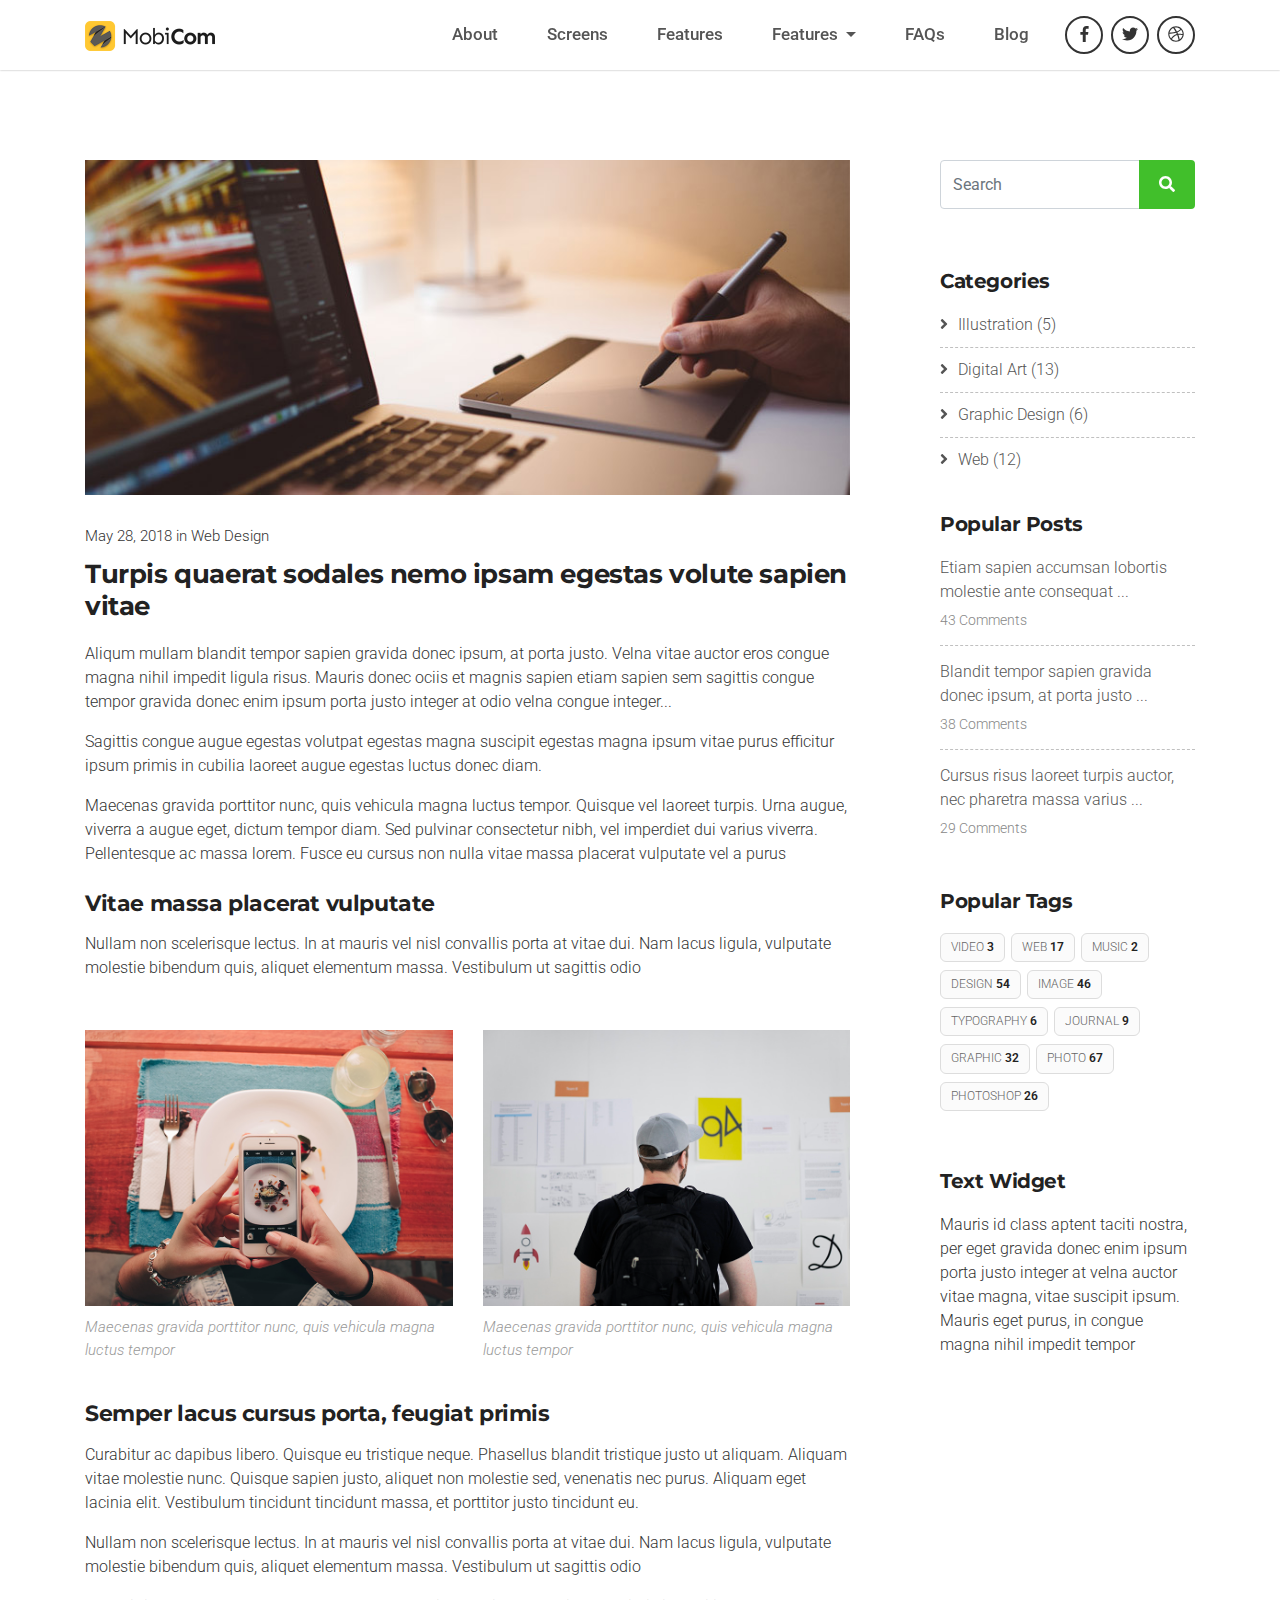
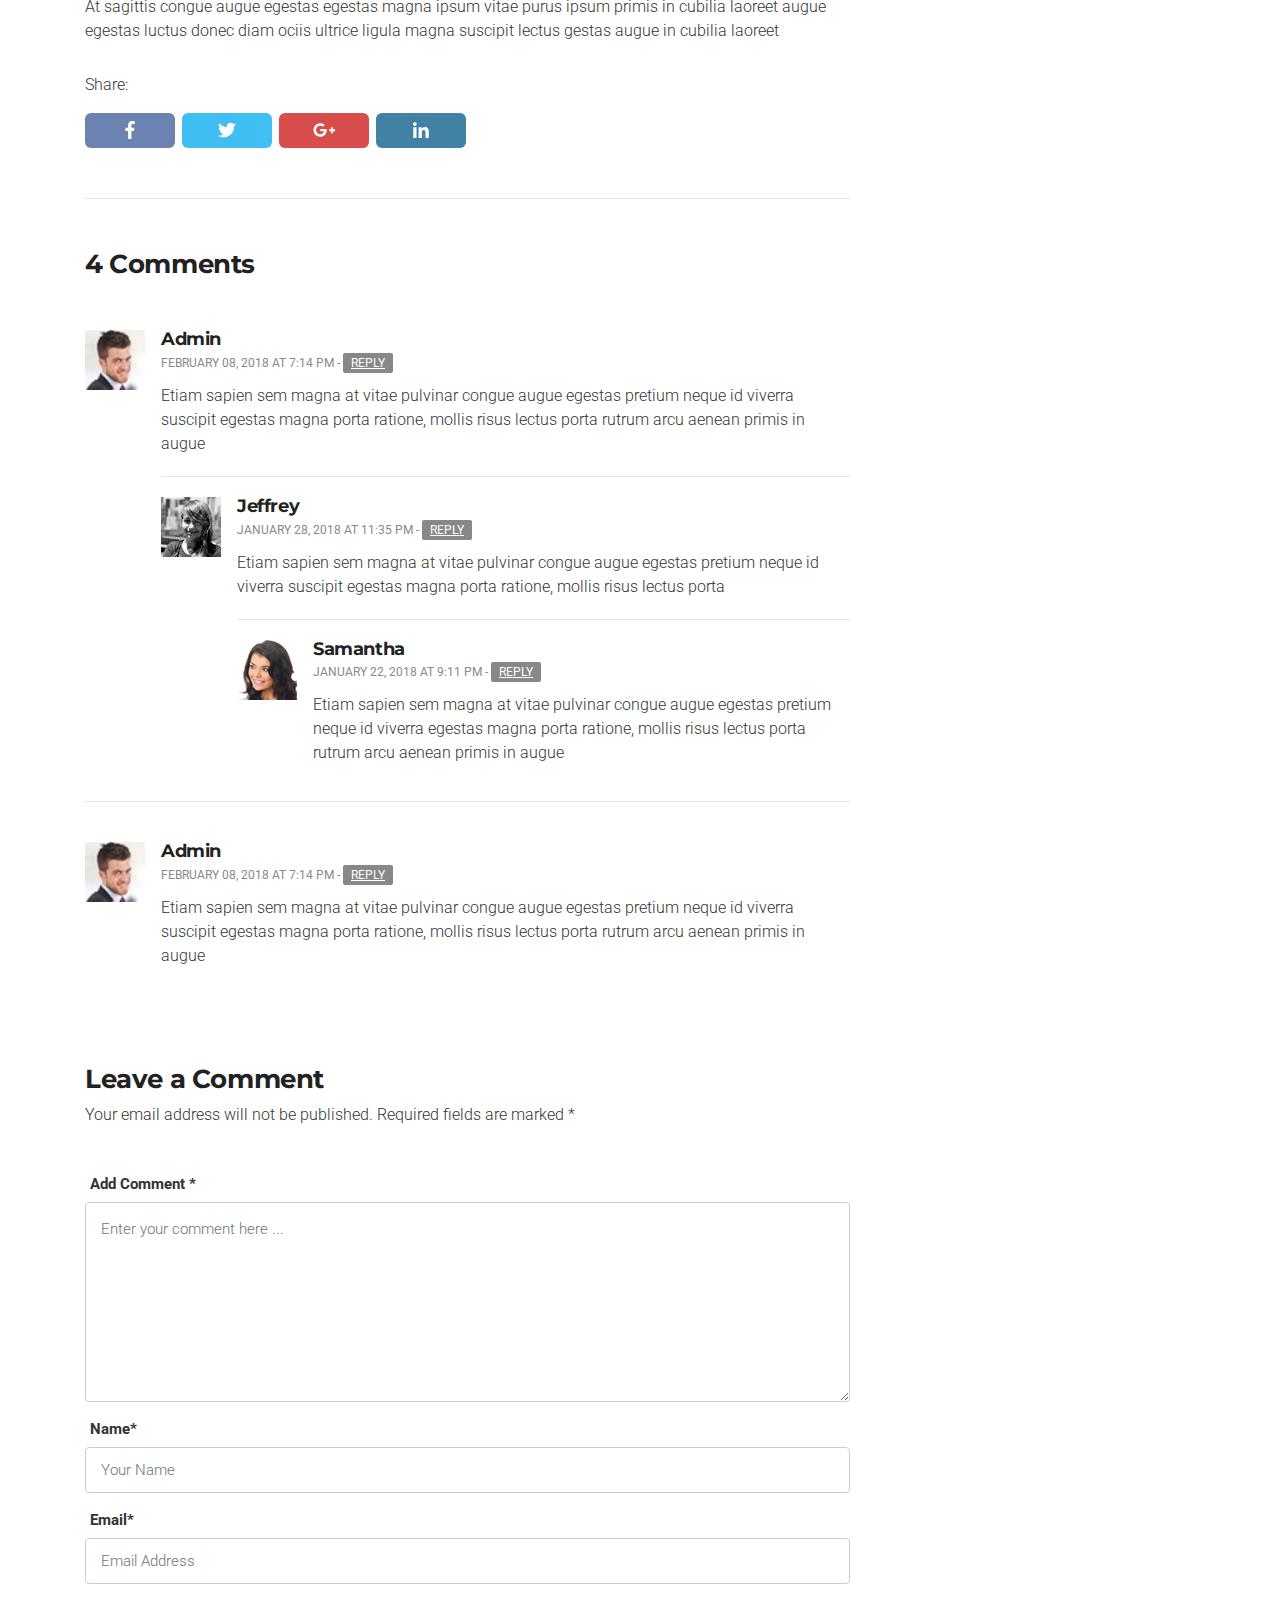
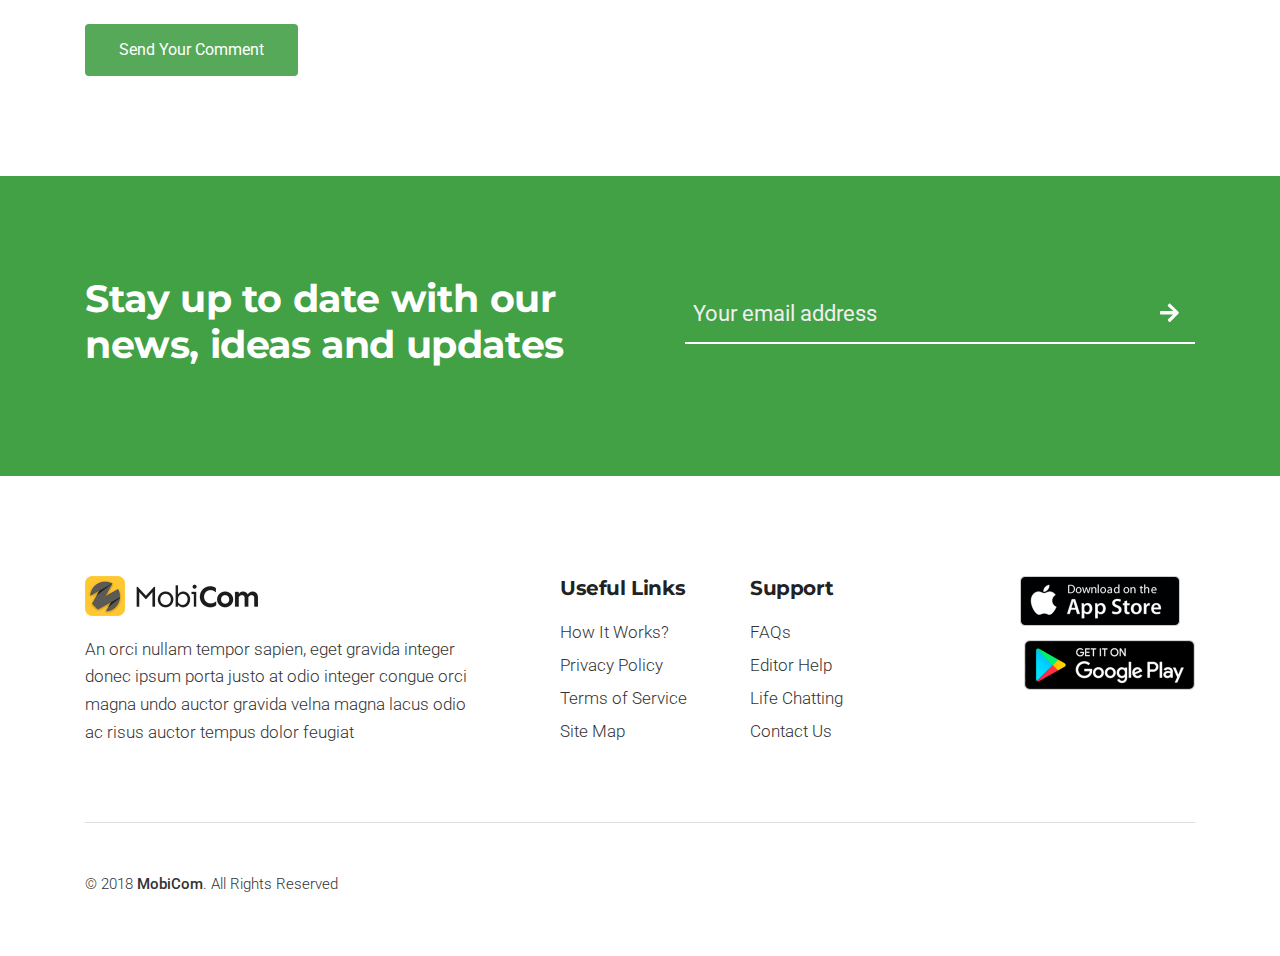
<file: single-post.html>
<!DOCTYPE html>
<!-- MobiCom - Mobile App Landing Page Template design by DSAThemes (http://www.dsathemes.com) -->
<!--[if lt IE 7 ]><html class="ie ie6" lang="en"> <![endif]-->
<!--[if IE 7 ]><html class="ie ie7" lang="en"> <![endif]-->
<!--[if IE 8 ]><html class="ie ie8" lang="en"> <![endif]-->
<!--[if (gte IE 9)|!(IE)]><!-->
<html lang="en">



	
<!-- Mirrored from dsathemes.com/html/mobicom/files/single-post.html by HTTrack Website Copier/3.x [XR&CO'2014], Sat, 28 Sep 2019 23:57:52 GMT -->
<head>



		<meta charset="utf-8">
		<meta http-equiv="X-UA-Compatible" content="IE=edge"/>
		<meta name="author" content="DSAThemes"/>	
		<meta name="description" content="MobiCom - Mobile App Landing Page Template"/>
		<meta name="keywords" content="Responsive, HTML5 template, DSAThemes, Mobile, Application, One Page, Landing, Mobile App">	
		<meta name="viewport" content="width=device-width, initial-scale=1.0"/>
				
  		<!-- SITE TITLE -->
		<title>MobiCom - Mobile App Landing Page Template</title>
							
		<!-- FAVICON AND TOUCH ICONS  -->
		<link rel="shortcut icon" href="images/favicon.ico" type="image/x-icon">
		<link rel="icon" href="images/favicon.ico" type="image/x-icon">
		<link rel="apple-touch-icon" sizes="152x152" href="images/apple-touch-icon-152x152.png">
		<link rel="apple-touch-icon" sizes="120x120" href="images/apple-touch-icon-120x120.png">
		<link rel="apple-touch-icon" sizes="76x76" href="images/apple-touch-icon-76x76.png">
		<link rel="apple-touch-icon" href="images/apple-touch-icon.png">

		<!-- GOOGLE FONTS -->
		<link href="https://fonts.googleapis.com/css?family=Roboto:300,400,500,700,900" rel="stylesheet"> 		
		<link href="https://fonts.googleapis.com/css?family=Montserrat:300,400,500,600,700" rel="stylesheet"> 

		<!-- BOOTSTRAP CSS -->
		<link href="css/bootstrap.min.css" rel="stylesheet">
				
		<!-- FONT ICONS -->
		<link href="css/fa-svg-with-js.css" rel="stylesheet">	
		<link href="css/pe-icon-7-stroke.css" rel="stylesheet">

		<!-- PLUGINS STYLESHEET -->
		<link href="css/magnific-popup.css" rel="stylesheet">
		<link href="css/slick.css" rel="stylesheet">
		<link href="css/slick-theme.css" rel="stylesheet">

		<!-- On Scroll Animations -->
		<link href="css/animate.css" rel="stylesheet">
				
		<!-- TEMPLATE CSS -->
		<link href="css/style.css" rel="stylesheet"> 	

		<!-- RESPONSIVE CSS -->
		<link href="css/responsive.css" rel="stylesheet"> 

		

	</head>



	<body>




		<!-- PRELOADER
		============================================= -->		
		<div id="loader-wrapper">
			<div id="loader">
				<ul class="cssload-flex-container">
					<li><span class="cssload-loading"></span></li>
				</ul>
			</div>
		</div>




		<!-- PAGE CONTENT
		============================================= -->	
		<div id="page" class="page">




			<!-- HEADER
			============================================= -->
			<header id="header" class="header">
				<nav class="navbar fixed-top navbar-expand-lg navbar-light bg-light">
					<div class="container">


						<!-- LOGO IMAGE -->
						<!-- For Retina Ready displays take a image with double the amount of pixels that your image will be displayed (e.g 260 x 60 pixels) -->
				 		<a href="#hero-1" class="navbar-brand logo-white"><img src="images/logo.png" width="130" height="30" alt="header-logo"></a>
				 		<a href="#hero-1" class="navbar-brand logo-black"><img src="images/logo.png" width="130" height="30" alt="header-logo"></a>


				 		<!-- Responsive Menu Button -->
				 		<button class="navbar-toggler" type="button" data-toggle="collapse" data-target="#navbarSupportedContent" aria-controls="navbarSupportedContent" aria-expanded="false" aria-label="Toggle navigation">
				   		 	<span class="navbar-toggler-icon"></span>
				  		</button>


				  		<!-- Navigation Menu -->
				  		<div id="navbarSupportedContent" class="collapse navbar-collapse">
					   		<ul class="navbar-nav ml-auto">

					     		<li class="nav-item nl-simple"><a class="nav-link" href="#content-4">About</a> </li>
					     		<li class="nav-item nl-simple"><a class="nav-link" href="#screens-2">Screens</a></li>
					      		<li class="nav-item nl-simple"><a class="nav-link" href="#features-3">Features</a></li>  

					      		<!-- Dropdown Link -->
					      		<li class="nav-item dropdown">
							        <a class="nav-link dropdown-toggle" href="#" id="navbarDropdown" role="button" data-toggle="dropdown" aria-haspopup="true" aria-expanded="false">
							          Features
							        </a>
							        <div class="dropdown-menu" aria-labelledby="navbarDropdown">
							        	<a class="dropdown-item" href="#">Why MobiCom</a>
							         	<a class="dropdown-item" href="#">How It Works</a>
							          	<div class="dropdown-divider"></div>
							         	<a class="dropdown-item" href="#">Watch Video</a>
							        </div>
							    </li>

					      		<li class="nav-item nl-simple"><a class="nav-link" href="#faqs-1">FAQs</a></li>
					      		<li class="nav-item nl-simple"><a class="nav-link" href="#blog-1">Blog</a></li>

								<!-- Header Social Icons -->															
								<li class="header-socials clearfix">
									<span><a href="#" class="ico-facebook"><i class="fab fa-facebook-f"></i></a></span>
									<span><a href="#" class="ico-twitter"><i class="fab fa-twitter"></i></a></span>
									<span><a href="#" class="ico-dribbble"><i class="fab fa-dribbble"></i></a></span>	

									<!--
									<span><a href="#" class="ico-behance"><i class="fab fa-behance"></i></a></span>										
									<span><a href="#" class="ico-instagram"><i class="fab fa-instagram"></i></a></span>
									<span><a href="#" class="ico-pinterest"><i class="fab fa-pinterest-p"></i></a></span>
									<span><a href="#" class="ico-google-plus"><i class="fab fa-google-plus-g"></i></a></span>
									<span><a href="#" class="ico-linkedin"><i class="fab fa-linkedin-in"></i></a></span>
									<span><a href="#" class="ico-tumblr"><i class="fab fa-tumblr"></i></a></span>
									<span><a href="#" class="ico-youtube"><i class="fab fa-youtube"></i></a></span>
									<span><a href="#" class="ico-vk"><i class="fab fa-vk"></i></a></span>																		
									-->
								</li>

					      	</ul>
					    </div>	<!-- End Navigation Menu -->


					</div>	  <!-- End container -->
				</nav>	   <!-- End navbar  -->
			</header>	<!-- END HEADER -->




			<!-- BLOG PAGE CONTENT
			============================================= -->	
			<div id="single-post-page" class="single-post-section division">
				<div class="container">
				 	<div class="row">


				 		<!-- SINGLE POST -->
				 		<div class="col-md-9">
				 			<div class="post-holder p-right-60">
					 			<div class="blog-post">
				 			
						 			<!-- BLOG POST IMAGE -->
						 			<div class="blog-post-img m-bottom-30">
										<img class="img-fluid" src="images/blog/post-5-img.jpg" alt="blog-post-image" />	
									</div>

									<!-- BLOG POST TEXT -->
									<div class="sblog-post-txt m-bottom-10">

										<!-- Post Data -->
										<span>May 28, 2018 in Web Design</span>

										<!-- Post Title -->
										<h4 class="h4-xs m-bottom-20">Turpis quaerat sodales nemo ipsam egestas volute sapien vitae</h4>

										<!-- Post Text -->
										<p>Aliqum  mullam blandit tempor sapien gravida donec ipsum, at porta justo. Velna vitae auctor eros
										   congue magna nihil impedit ligula risus. Mauris donec ociis et magnis sapien etiam sapien sem sagittis
										   congue tempor gravida donec enim ipsum porta justo integer at odio velna congue integer...
										</p>

										<!-- Text -->
										<p>Sagittis congue augue egestas volutpat egestas magna suscipit egestas magna ipsum vitae purus efficitur
										   ipsum primis in cubilia laoreet augue egestas luctus donec diam.						   
										</p>
												
										<!-- Text -->
										<p>Maecenas gravida porttitor nunc, quis vehicula magna luctus tempor. Quisque vel laoreet turpis. Urna
										   augue, viverra a augue eget, dictum tempor diam. Sed pulvinar consectetur nibh, vel imperdiet dui varius
										   viverra. Pellentesque ac massa lorem. Fusce eu cursus non nulla vitae massa placerat vulputate vel a purus
										</p>

										<!-- Small Title -->
										<h5 class="h5-lg m-top-25 m-bottom-20">Vitae massa placerat vulputate</h5>

										<!-- Text -->   
										<p>Nullam non scelerisque lectus. In at mauris vel nisl convallis porta at vitae dui. Nam lacus ligula,
										   vulputate molestie bibendum quis, aliquet elementum massa. Vestibulum ut sagittis odio
										</p>	

										<!-- INNER IMAGES -->
										<div class="post-inner-img m-top-50">
											<div class="row">

												<!-- Inner Image #1 -->
												<div class="col-md-6 m-bottom-40">

													<!-- Image -->
													<img class="img-fluid" src="images/blog/post-1-img.jpg" alt="blog-post-image" />

													<!-- Text -->
													<p class="p-sm">Maecenas gravida porttitor nunc, quis vehicula magna luctus tempor</p>

												</div>

												<!-- Inner Image #2 -->
												<div class="col-md-6 m-bottom-40">

													<!-- Image -->
													<img class="img-fluid" src="images/blog/post-2-img.jpg" alt="blog-post-image" />

													<!-- Text -->
													<p class="p-sm">Maecenas gravida porttitor nunc, quis vehicula magna luctus tempor</p>

												</div>

											</div>
										</div>	<!-- END INNER IMAGES -->
												
										<!-- Small Title -->
										<h5 class="h5-lg m-bottom-20">Semper lacus cursus porta, feugiat primis</h5>		
													
										<!-- Text -->
										<p>Curabitur ac dapibus libero. Quisque eu tristique neque. Phasellus blandit tristique justo ut aliquam.
										   Aliquam vitae molestie nunc. Quisque sapien justo, aliquet non molestie sed, venenatis nec purus. Aliquam
										   eget lacinia elit. Vestibulum tincidunt tincidunt massa, et porttitor justo tincidunt eu. 
										</p>   
										  
										<!-- Text -->   
										<p>Nullam non scelerisque lectus. In at mauris vel nisl convallis porta at vitae dui. Nam lacus ligula,
										   vulputate molestie bibendum quis, aliquet elementum massa. Vestibulum ut sagittis odio
										</p>

										<!-- Text -->
										<p>At sagittis congue augue egestas egestas magna ipsum vitae purus ipsum primis in cubilia laoreet
										   augue egestas luctus donec diam ociis ultrice ligula magna suscipit lectus gestas augue in cubilia
										   laoreet
										</p>

									</div>


									<!-- POST SHARE ICONS -->
									<div class="m-top-30 m-bottom-50">
									
										<p>Share:</p>
										<ul class="share-social-icons clearfix">
											
											<li><a href="#" class="share-ico ico-facebook" ><i class="fab fa-facebook-f"></i></a></li>
											<li><a href="#" class="share-ico ico-twitter"><i class="fab fa-twitter"></i></a></li>																				
											<li><a href="#" class="share-ico ico-google-plus"><i class="fab fa-google-plus-g"></i></a></li>
											<li><a href="#" class="share-ico ico-linkedin"><i class="fab fa-linkedin-in"></i></a></li>

											<!--
											<li><a href="#" class="share-ico ico-dribbble"><i class="fab fa-dribbble"></i></a></li>	
											<li><a href="#" class="share-ico ico-behance"><i class="fab fa-behance"></i></a></li>										
											<li><a href="#" class="share-ico ico-instagram"><i class="fab fa-instagram"></i></a></li>
											<li><a href="#" class="share-ico ico-pinterest"><i class="fab fa-pinterest-p"></i></a></li>
											<li><a href="#" class="share-ico ico-tumblr"><i class="fab fa-tumblr"></i></a></li>
											<li><a href="#" class="share-ico ico-youtube"><i class="fab fa-youtube"></i></a></li>
											<li><a href="#" class="share-ico ico-vk"><i class="fab fa-vk"></i></a></li>								
											-->		

										</ul>
									</div>	<!-- END POST SHARE ICONS -->
													
							
									<hr />


									<!-- POST COMMENTS -->
									<div class="single-post-comments m-top-50">

										<!-- Title -->	
										<h4 class="h4-xs">4 Comments</h4>	


										<!-- COMMENT #1 -->
										<div class="media m-top-50">

											<!-- Comment-1 Avatar -->
										  	<img class="mr-3" src="images/post-author-1.jpg" alt="comment-avatar">

										 	<div class="media-body">

										 		<!-- Comment-1 Meta -->
										 		<div class="comment-meta">
											   		<h5 class="h5-xs mt-0">Admin</h5>
											   		<span class="comment-date">February 08, 2018 at 7:14 pm - </span>
													<span class="btn-reply"><a href="#leave-comment" class="internal-link">reply</a></span>
												</div>
												
												<!-- Comment-1 Text -->	
										   		<p>Etiam sapien sem magna at vitae pulvinar congue augue egestas pretium neque id viverra suscipit egestas
										   		   magna porta ratione, mollis risus lectus porta rutrum arcu aenean primis in augue
										   		</p>

										   		<hr />

										   		<!-- COMMENT #2 -->
											    <div class="media mt-3">

											    	<!-- Comment-2 Avatar -->
											      	<a href="#" class="pr-3">
											        	<img src="images/post-author-2.jpg" alt="comment-avatar">
											      	</a>

											      	<div class="media-body">

											      		<!-- Comment-2 Meta -->
												 		<div class="comment-meta">
													   		<h5 class="h5-xs mt-0">Jeffrey</h5>
													   		<span class="comment-date">January 28, 2018 at 11:35 pm - </span>
															<span class="btn-reply"><a href="#leave-comment" class="internal-link" >reply</a></span>
														</div>

											        	<!-- Comment-2 Text -->	
												   		<p>Etiam sapien sem magna at vitae pulvinar congue augue egestas pretium neque id viverra suscipit
												   		   egestas magna porta ratione, mollis risus lectus porta 
												   		</p>

												   		<hr />

											       		<!-- COMMENT #3 -->
												   		<div class="media mt-3">

												   			<!-- Comment-3 Avatar -->
													      	<a class="pr-3" href="#">
													        	<img src="images/post-author-3.jpg" alt="comment-avatar">
													     	</a>
												      
														    <div class="media-body">

														        <!-- Comment-3 Meta -->
														 		<div class="comment-meta">
															   		<h5 class="h5-xs mt-0">Samantha</h5>
															   		<span class="comment-date">January 22, 2018 at 9:11 pm - </span>
																	<span class="btn-reply"><a href="#leave-comment" class="internal-link">reply</a></span>
																</div>

														      	<!-- Comment-3 Text -->	
														   		<p>Etiam sapien sem magna at vitae pulvinar congue augue egestas pretium neque id viverra egestas
														   		   magna porta ratione, mollis risus lectus porta rutrum arcu aenean primis in augue
														   		</p>

														    </div>
														</div>	<!-- COMMENT #3 -->

											     	 </div>											      
											    </div>	<!-- END COMMENT #2 -->

										  	</div>
										</div>	<!-- END COMMENT #1 -->


										<hr />


										<!-- COMMENT #4 -->
										<div class="media m-top-40">

											<!-- Comment-4 Avatar -->
										  	<img class="mr-3" src="images/post-author-1.jpg" alt="comment-avatar">

										 	<div class="media-body">

										 		<!-- Comment-4 Meta -->
										 		<div class="comment-meta">
											   		<h5 class="h5-xs mt-0">Admin</h5>
											   		<span class="comment-date">February 08, 2018 at 7:14 pm - </span>
													<span class="btn-reply"><a href="#leave-comment" class="internal-link">reply</a></span>
												</div>
												
												<!-- Comment-4 Text -->	
										   		<p>Etiam sapien sem magna at vitae pulvinar congue augue egestas pretium neque id viverra suscipit egestas
										   		   magna porta ratione, mollis risus lectus porta rutrum arcu aenean primis in augue
										   		</p>

										   </div>
										</div>	<!-- END COMMENT #4 -->		


									</div>	 <!-- END POST COMMENTS -->

							
									<!-- COMMENT FORM -->
									<div id="leave-comment" class="m-top-80">
										
										<!-- Title -->
										<h4 class="h4-xs">Leave a Comment</h4>
										
										<!-- Text -->
										<p>Your email address will not be published. Required fields are marked *</p>
										
										<!-- Comment Form Inputs -->
										<form name="commentform" class="comment-form row m-top-50">

											<!-- Contact Form Input -->
											<div id="post-message" class="col-md-12">
												<p>Add Comment *</p>
												<textarea class="form-control comment" name="message" rows="6" placeholder="Enter your comment here ..."></textarea>
											</div> 

											<div id="post-name" class="col-md-12">
												<p>Name*</p>
												<input type="text" name="name" class="form-control name" placeholder="Your Name"> 
											</div>
														
											<div id="post-email" class="col-md-12">
												<p>Email*</p>
												<input type="text" name="email" class="form-control email" placeholder="Email Address"> 
											</div>
																
											<!-- Comment Form Button -->
											<div class="col-md-12 comment-form-btn m-top-20">	
												<button type="submit" class="btn btn-green btn-arrow submit">
													<span>Send Your Comment</span>	
												</button>	
											</div>	

											<!-- Comment Form Message -->
											<div class="col-md-12 comment-form-msg">
												<span class="loading"></span>
											</div>				
																			
														
										</form>		
									
									</div>	<!-- END COMMENT FORM -->


								</div>	<!-- END BLOG POST -->
				 			</div>
				 		</div>	 <!-- END SINGLE POST -->



				 		<!-- SIDEBAR RIGHT
						============================================= -->
						<aside id="sidebar-right" class="col-md-3">


							<!-- Search Field --> 
							<div id="search-field" class="sidebar-div m-bottom-60">
								
								<div class="input-group mb-3">
								  	<input type="text" class="form-control" placeholder="Search" aria-label="Search" aria-describedby="search-field">
								 	<div class="input-group-append">
								    	<button class="btn btn-lightgreen" type="button"><i class="fa fa-search" aria-hidden="true"></i></button>
								 	</div>
								</div>

							</div>


							<!-- Blog Categories --> 
							<div id="blog-cat" class="sidebar-div m-bottom-40">
									
								<!-- Title -->
								<h5 class="h5-md">Categories</h5>

								<ul class="blog-category-list clearfix">
									<li><a href="#" title=""><i class="fa fa-angle-right" aria-hidden="true"></i>Illustration</a> <span>(5)</span></li>
									<li><a href="#" title=""><i class="fa fa-angle-right" aria-hidden="true"></i>Digital Art</a> <span>(13)</span></li>
									<li><a href="#" title=""><i class="fa fa-angle-right" aria-hidden="true"></i>Graphic Design</a> <span>(6)</span></li>
									<li><a href="#" title=""><i class="fa fa-angle-right" aria-hidden="true"></i>Web</a> <span>(12)</span></li>
								</ul>

							</div>


							<!-- Most Popular Posts -->
							<div id="popular-posts" class="sidebar-div m-bottom-50">
									
								<!-- Title -->
								<h5 class="h5-md">Popular Posts</h5>

								<ul class="popular-posts">
								
									<!-- Popular post #1 -->
									<li class="clearfix">
										<div class="post-summary">
											<a href="single-post.html">Etiam sapien accumsan lobortis molestie ante consequat ...</a>
											<p>43 Comments</p>
										</div>
									</li>
									
									<!-- Popular post #2 -->
									<li class="clearfix">
										<div class="post-summary">
											<a href="single-post.html">Blandit tempor sapien gravida donec ipsum, at porta justo ...</a>
											<p>38 Comments</p>
										</div>
									</li>
									
									<!-- Popular post #3 -->
									<li class="clearfix">
										<div class="post-summary">
											<a href="single-post.html">Cursus risus laoreet turpis auctor, nec pharetra massa varius ...</a>
											<p>29 Comments</p>
										</div>
									</li>
								</ul>

							</div>


							<!-- Popular Tags -->
							<div id="popular-tags" class="sidebar-div m-bottom-50">
									
								<!-- Title -->
								<h5 class="h5-md">Popular Tags</h5>

								<span class="badge"><a href="#">video</a> 3</span>
								<span class="badge"><a href="#">web</a> 17</span> 
								<span class="badge"><a href="#">music</a> 2</span> 
								<span class="badge"><a href="#">design</a> 54</span> 
								<span class="badge"><a href="#">image</a> 46</span>  								 
								<span class="badge"><a href="#">typography</a> 6</span> 
								<span class="badge"><a href="#">journal</a> 9</span>
								<span class="badge"><a href="#">graphic</a> 32</span>  
								<span class="badge"><a href="#">photo</a> 67</span> 
								<span class="badge"><a href="#">photoshop</a> 26</span>

							</div>


							<!-- Text Widget -->						
							<div id="text-widget" class="sidebar-div m-bottom-50">
										
								<!-- Title -->
								<h5 class="h5-md">Text Widget</h5>
								
								<!-- Text -->													
								<p>Mauris id class aptent taciti nostra, per eget gravida donec enim ipsum porta justo integer
								   at velna auctor vitae magna, vitae suscipit ipsum. Mauris eget purus, in congue magna nihil 
								   impedit tempor 
								</p>
																		
							</div>		<!-- End Text Widget -->
							

						</aside>	<!-- END SIDEBAR RIGHT -->

				 		
				 	</div>	<!-- End row -->	
				 </div>	 <!-- End container -->
			</div>	<!-- END BLOG PAGE CONTENT -->




			<!-- NEWSLETTER-2
			============================================= -->
			<section id="newsletter-2" class="bg-scroll bg-green newsletter-section division">
				<div class="container white-color">
					<div class="row d-flex align-items-center">


						<!-- NEWSLETTER TEXT -->
						<div class="col-lg-6">
							<div class="newsletter-txt">

								<!-- Title -->
								<h3 class="h3-xs">Stay up to date with our news, ideas and updates</h3>

							</div>
						</div>


						<!-- NEWSLETTER FORM -->
						<div class="col-lg-6">
							<form class="newsletter-form p-left-30">
											
								<div class="input-group">
									<input type="email" class="form-control" placeholder="Your email address" required id="s-email">								
									<span class="input-group-btn">
										<button type="submit" class="btn"><i class="fas fa-arrow-right"></i></button>
									</span>										
								</div>

								<!-- Newsletter Form Notification -->	
								<label for="s-email" class="form-notification"></label>
												
							</form>
						</div>


					</div>	  <!-- End row -->
				</div>	   <!-- End container -->	
			</section>	<!-- END NEWSLETTER-2 -->




			<!-- FOOTER-1
			============================================= -->
			<footer id="footer-1" class="wide-60 footer division">
				<div class="container">


					<!-- FOOTER CONTENT -->
					<div class="row">


						<!-- FOOTER INFO -->
						<div class="col-lg-5">
							<div class="footer-info p-right-45 m-bottom-40">

								<!-- Footer Logo -->	
								<!-- For Retina Ready displays take a image, with double the amount of pixels that your image will be displayed (e.g 346 x 80 pixels) -->
								<img src="images/footer-logo.png" width="173" height="40" alt="footer-logo">
								
								<!-- Text -->	
								<p class="m-top-20">An orci nullam tempor sapien, eget gravida integer donec ipsum porta justo at odio
								   integer congue orci magna undo auctor gravida velna magna lacus odio ac risus auctor tempus dolor feugiat
								</p>

							</div>	
						</div>


						<!-- FOOTER LINKS -->
						<div class="col-md-4 col-lg-2">
							<div class="footer-links m-bottom-40">

								<!-- Title -->
								<h5 class="h5-md">Useful Links</h5>

								<!-- Footer Links -->
								<ul class="foo-links clearfix">
									<li><a href="#">How It Works?</a></li>
									<li><a href="#">Privacy Policy</a></li>
									<li><a href="#">Terms of Service</a></li>
									<li><a href="#">Site Map</a></li>
								</ul>							

							</div>	
						</div>


						<!-- FOOTER LINKS -->
						<div class="col-md-4 col-lg-2">
							<div class="footer-links m-bottom-40">

								<!-- Title -->
								<h5 class="h5-md">Support</h5>

								<!-- Footer Links -->
								<ul class="foo-links clearfix">
									<li><a href="#">FAQs</a></li>									
									<li><a href="#">Editor Help</a></li>							
									<li><a href="#">Life Chatting</a></li>
									<li><a href="#">Contact Us</a></li>
								</ul>

							</div>	
						</div>


						<!-- FOOTER STORE BADGES -->
						<div class="col-md-4 col-lg-3">													
							<div class="footer-stores-badge text-right m-bottom-40">

								<!-- AppStore -->
								<a href="#" class="store">
									<img class="appstore-original" src="images/store_badges/appstore.png" width="160" height="50" alt="appstore-logo" />
								</a>
													
								<!-- Google Play -->
								<a href="#" class="store">
									<img class="googleplay-original" src="images/store_badges/googleplay.png" width="171" height="50" alt="googleplay-logo" />
								</a>
												
								<!-- Aamazon Market 
								<a href="#" class="store">
									<img class="amazon-original" src="images/store_badges/amazon.png" width="158" height="50" alt="amazon-logo" />
								</a>  -->
																					
								<!-- Windows Market  
								<a href="#" class="store">
									<img class="windows-original" src="images/store_badges/windows.png" width="164" height="50" alt="windows-logo" />
								</a> -->
													
							</div>
						</div>	<!-- END FOOTER STORE BADGES -->

					
					</div>	 <!-- END FOOTER CONTENT -->

					
					<!-- BOTTOM FOOTER -->
					<div class="bottom-footer">
						<div class="row">

							<!-- FOOTER COPYRIGHT -->
							<div class="col-md-12">
								<div class="footer-copyright">
									<p>&copy; 2018 <span>MobiCom</span>. All Rights Reserved</p>
								</div>
							</div>

						</div>
					</div>	<!-- END BOTTOM FOOTER -->


				</div>	    <!-- End container -->
			</footer>	<!-- END FOOTER-1 -->




		</div>	<!-- END PAGE CONTENT -->




		<!-- EXTERNAL SCRIPTS
		============================================= -->	
		<script src="js/jquery-3.2.1.min.js"></script>
		<script src="js/bootstrap.min.js"></script>	
		<script src="js/fontawesome-all.js"></script>	
		<script src="js/modernizr.custom.js"></script>
		<script src="js/jquery.easing.js"></script>
		<script src="js/retina.js"></script>	
		<script src="js/jquery.stellar.min.js"></script>	
		<script src="js/jquery.scrollto.js"></script>
		<script src="js/jquery.appear.js"></script>
		<script src="js/slick.min.js"></script>
		<script src="js/jquery.magnific-popup.min.js"></script>
		<script src="js/jquery.ajaxchimp.min.js"></script>		
		<script src="js/contact-form.js"></script>
		<script src="js/quick-form.js"></script>
		<script src="js/comment-form.js"></script>	
		<script src="js/jquery.validate.min.js"></script>
				
		<!-- Custom Script -->		
		<script src="js/custom.js"></script>
					
		<!-- HTML5 shim, for IE6-8 support of HTML5 elements. All other JS at the end of file. -->
		<!-- [if lt IE 9]>
			<script src="js/html5shiv.js" type="text/javascript"></script>
			<script src="js/respond.min.js" type="text/javascript"></script>
		<![endif] -->
							
		<!-- Google Analytics: Change UA-XXXXX-X to be your site's ID. Go to http://www.google.com/analytics/ for more information. -->	
								
		<!--
		<script>
			var _gaq = _gaq || [];
			_gaq.push(['_setAccount', 'UA-XXXXX-X']);
			_gaq.push(['_trackPageview']);

			(function() {
				var ga = document.createElement('script'); ga.type = 'text/javascript'; ga.async = true;
				ga.src = ('https:' == document.location.protocol ? 'https://ssl' : 'http://www') + '.google-analytics.com/ga.js';
				var s = document.getElementsByTagName('script')[0]; s.parentNode.insertBefore(ga, s);
			})();
		</script>
		-->



	</body>




<!-- Mirrored from dsathemes.com/html/mobicom/files/single-post.html by HTTrack Website Copier/3.x [XR&CO'2014], Sat, 28 Sep 2019 23:57:53 GMT -->
</html>
</file>
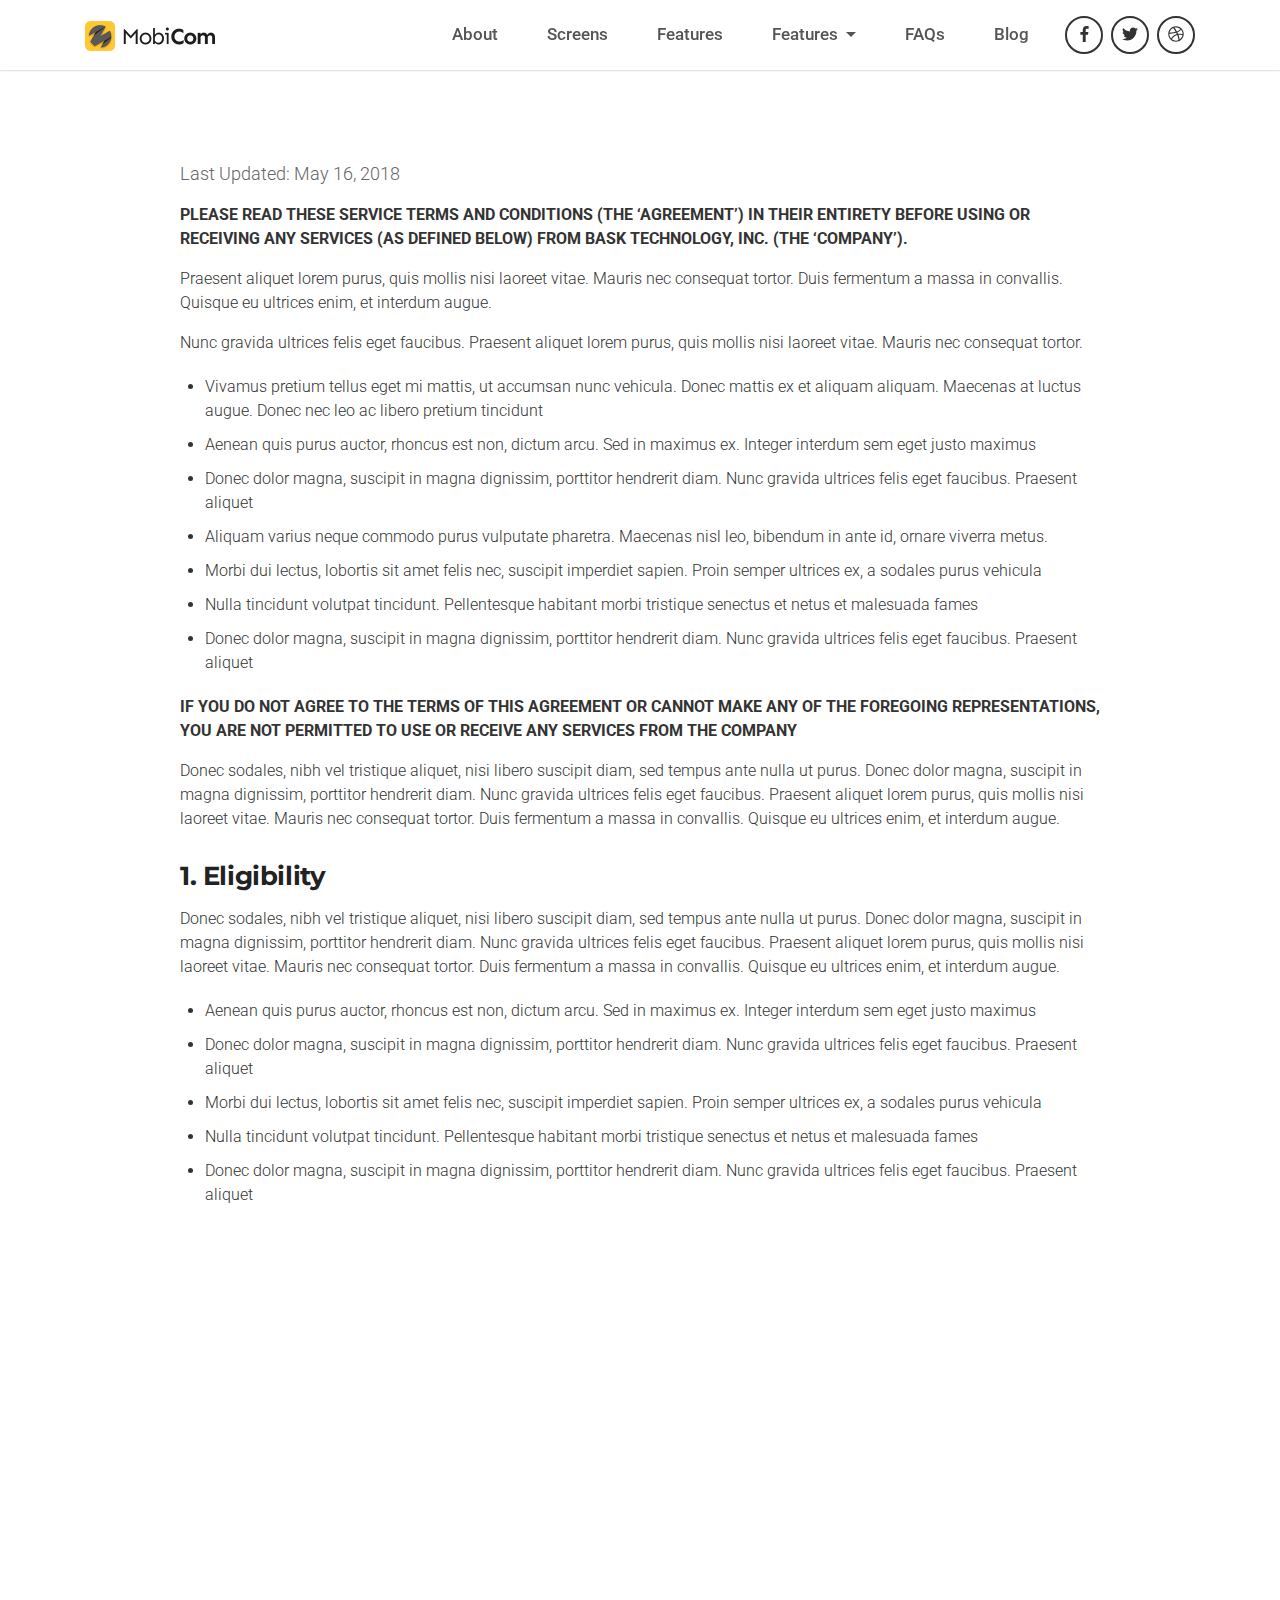
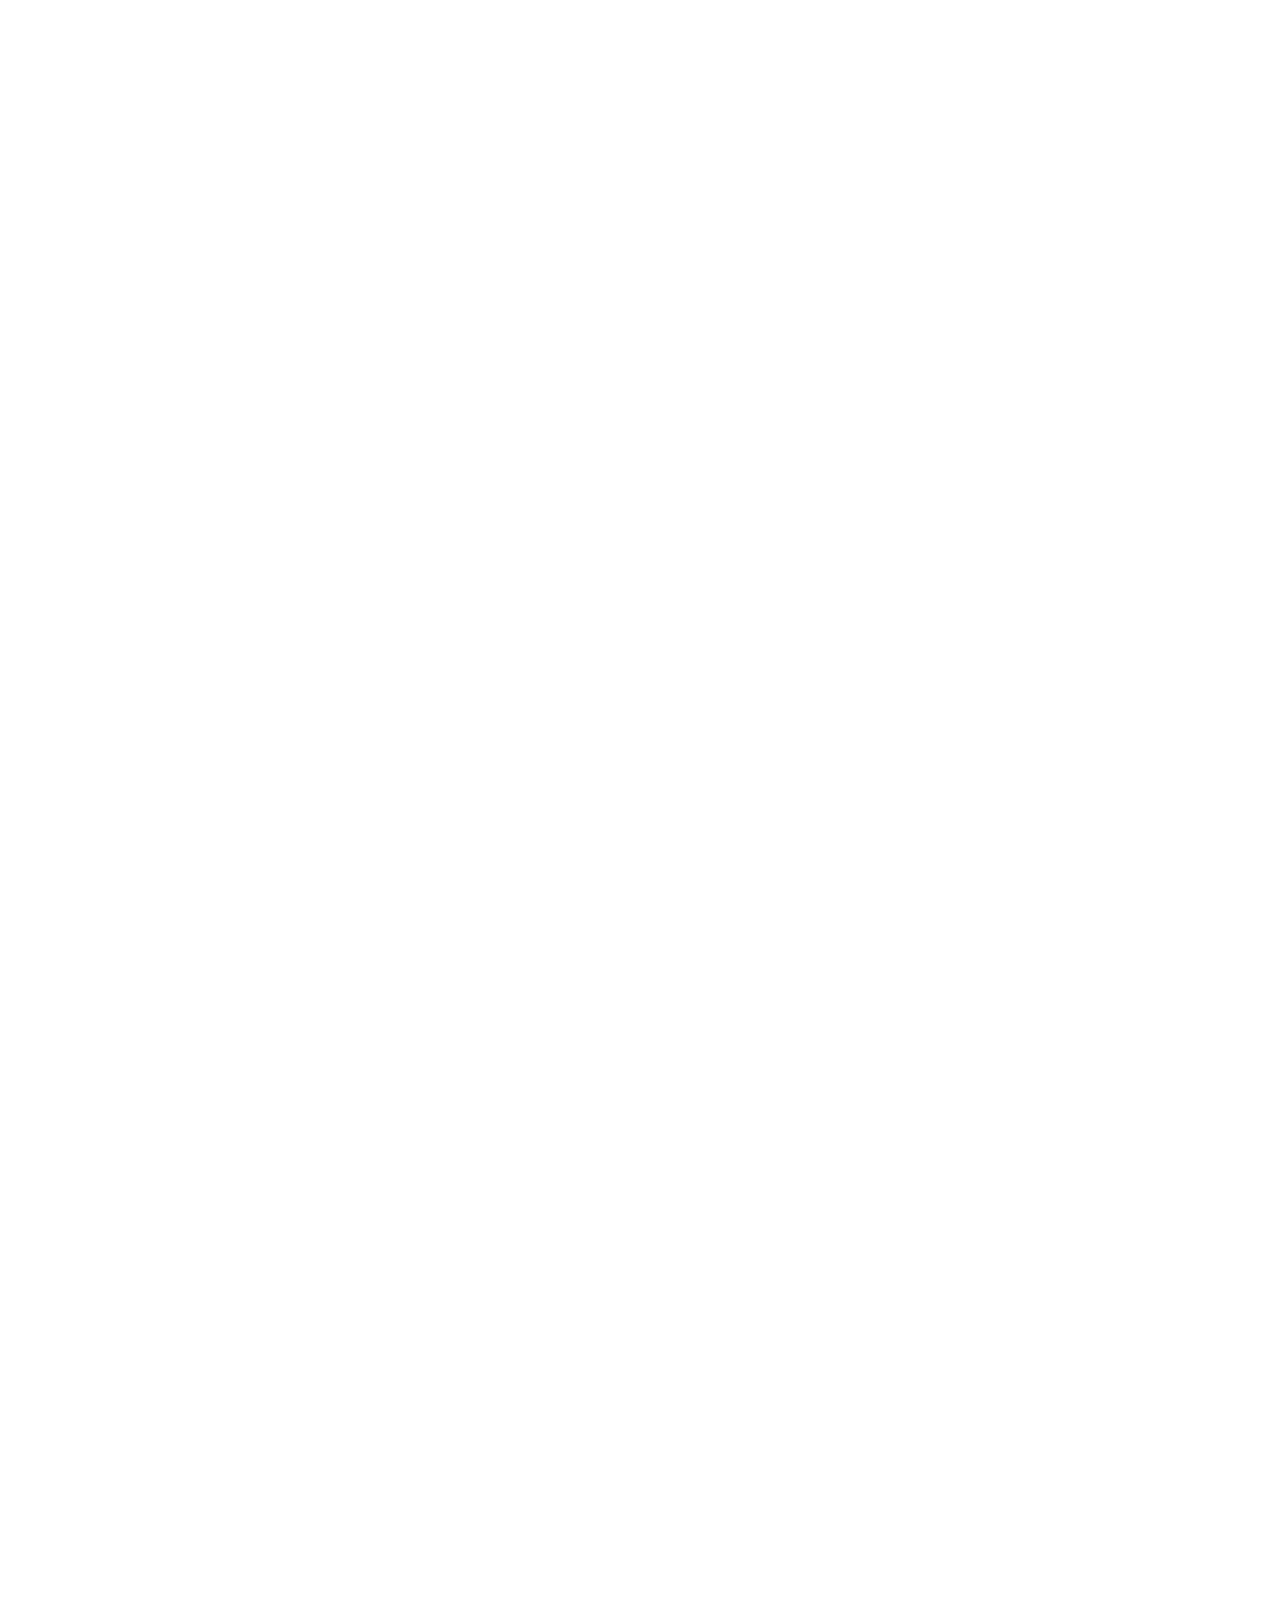
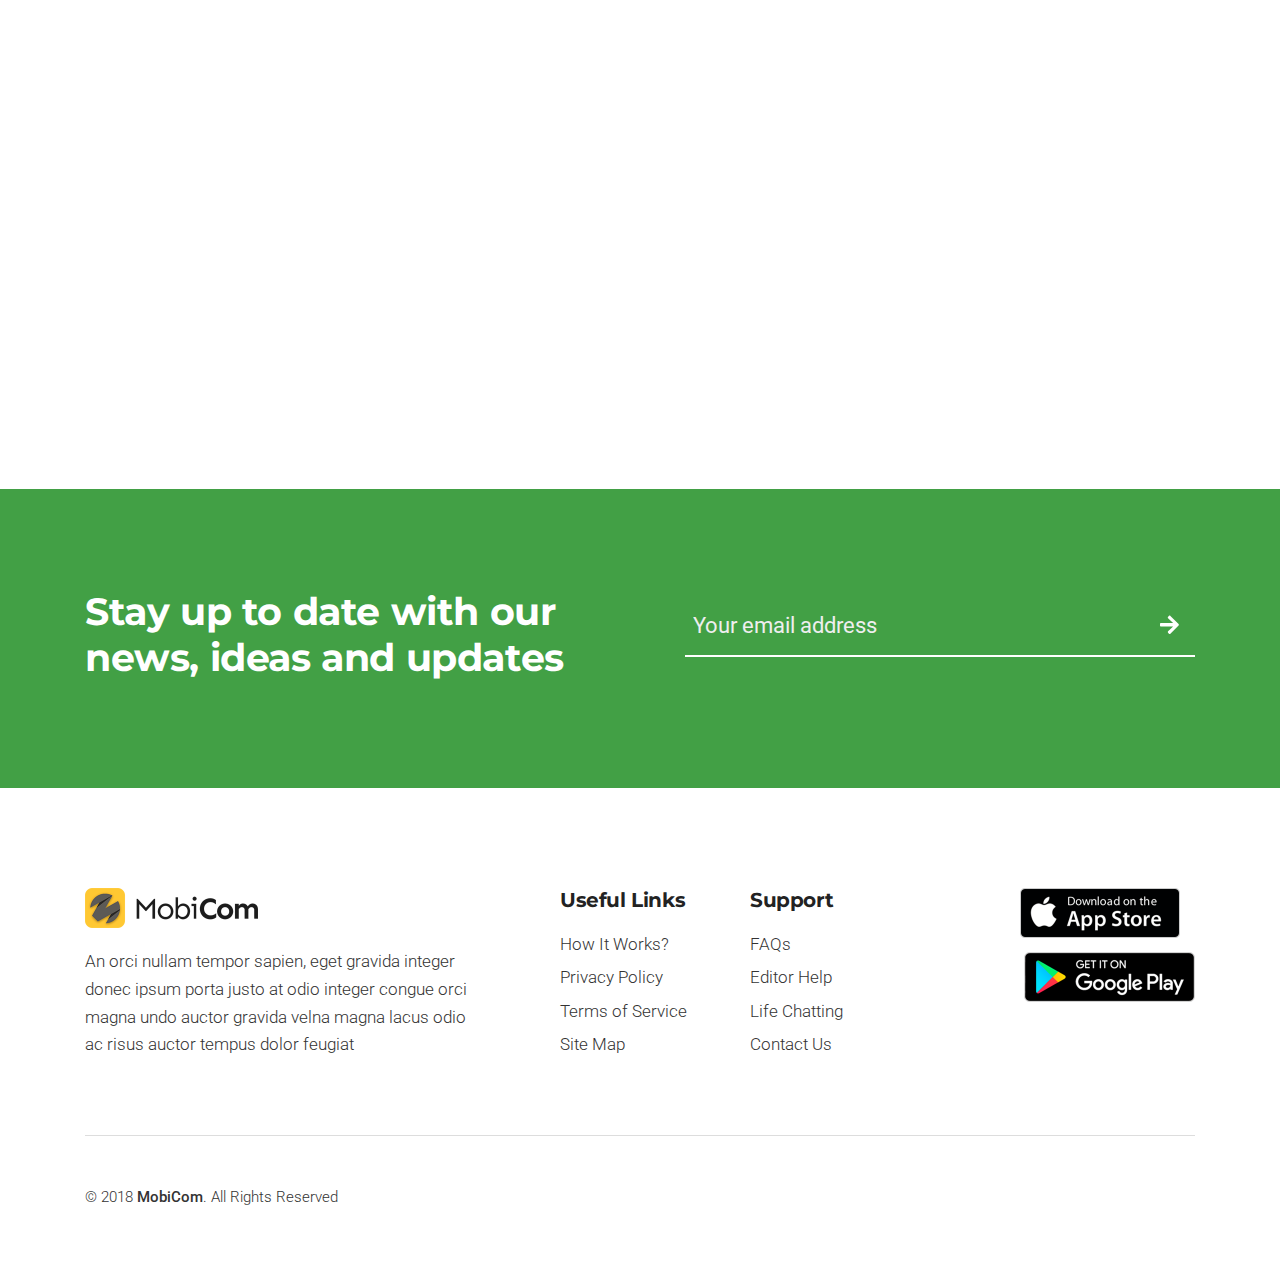
<file: terms.html>
<!DOCTYPE html>
<!-- MobiCom - Mobile App Landing Page Template design by DSAThemes (http://www.dsathemes.com) -->
<!--[if lt IE 7 ]><html class="ie ie6" lang="en"> <![endif]-->
<!--[if IE 7 ]><html class="ie ie7" lang="en"> <![endif]-->
<!--[if IE 8 ]><html class="ie ie8" lang="en"> <![endif]-->
<!--[if (gte IE 9)|!(IE)]><!-->
<html lang="en">



	
<!-- Mirrored from dsathemes.com/html/mobicom/files/terms.html by HTTrack Website Copier/3.x [XR&CO'2014], Sat, 28 Sep 2019 23:57:53 GMT -->
<head>



		<meta charset="utf-8">
		<meta http-equiv="X-UA-Compatible" content="IE=edge"/>
		<meta name="author" content="DSAThemes"/>	
		<meta name="description" content="MobiCom - Mobile App Landing Page Template"/>
		<meta name="keywords" content="Responsive, HTML5 template, DSAThemes, Mobile, Application, One Page, Landing, Mobile App">	
		<meta name="viewport" content="width=device-width, initial-scale=1.0"/>
				
  		<!-- SITE TITLE -->
		<title>MobiCom - Mobile App Landing Page Template</title>
							
		<!-- FAVICON AND TOUCH ICONS  -->
		<link rel="shortcut icon" href="images/favicon.ico" type="image/x-icon">
		<link rel="icon" href="images/favicon.ico" type="image/x-icon">
		<link rel="apple-touch-icon" sizes="152x152" href="images/apple-touch-icon-152x152.png">
		<link rel="apple-touch-icon" sizes="120x120" href="images/apple-touch-icon-120x120.png">
		<link rel="apple-touch-icon" sizes="76x76" href="images/apple-touch-icon-76x76.png">
		<link rel="apple-touch-icon" href="images/apple-touch-icon.png">

		<!-- GOOGLE FONTS -->
		<link href="https://fonts.googleapis.com/css?family=Roboto:300,400,500,700,900" rel="stylesheet"> 		
		<link href="https://fonts.googleapis.com/css?family=Montserrat:300,400,500,600,700" rel="stylesheet"> 

		<!-- BOOTSTRAP CSS -->
		<link href="css/bootstrap.min.css" rel="stylesheet">
				
		<!-- FONT ICONS -->
		<link href="css/fa-svg-with-js.css" rel="stylesheet">	
		<link href="css/pe-icon-7-stroke.css" rel="stylesheet">

		<!-- PLUGINS STYLESHEET -->
		<link href="css/magnific-popup.css" rel="stylesheet">
		<link href="css/slick.css" rel="stylesheet">
		<link href="css/slick-theme.css" rel="stylesheet">

		<!-- On Scroll Animations -->
		<link href="css/animate.css" rel="stylesheet">
				
		<!-- TEMPLATE CSS -->
		<link href="css/style.css" rel="stylesheet"> 	

		<!-- RESPONSIVE CSS -->
		<link href="css/responsive.css" rel="stylesheet"> 

		

	</head>



	<body>




		<!-- PRELOADER
		============================================= -->		
		<div id="loader-wrapper">
			<div id="loader">
				<ul class="cssload-flex-container">
					<li><span class="cssload-loading"></span></li>
				</ul>
			</div>
		</div>




		<!-- PAGE CONTENT
		============================================= -->	
		<div id="page" class="page">




			<!-- HEADER
			============================================= -->
			<header id="header" class="header">
				<nav class="navbar fixed-top navbar-expand-lg navbar-light bg-light">
					<div class="container">


						<!-- LOGO IMAGE -->
						<!-- For Retina Ready displays take a image with double the amount of pixels that your image will be displayed (e.g 260 x 60 pixels) -->
				 		<a href="#hero-1" class="navbar-brand logo-white"><img src="images/logo.png" width="130" height="30" alt="header-logo"></a>
				 		<a href="#hero-1" class="navbar-brand logo-black"><img src="images/logo.png" width="130" height="30" alt="header-logo"></a>


				 		<!-- Responsive Menu Button -->
				 		<button class="navbar-toggler" type="button" data-toggle="collapse" data-target="#navbarSupportedContent" aria-controls="navbarSupportedContent" aria-expanded="false" aria-label="Toggle navigation">
				   		 	<span class="navbar-toggler-icon"></span>
				  		</button>


				  		<!-- Navigation Menu -->
				  		<div id="navbarSupportedContent" class="collapse navbar-collapse">
					   		<ul class="navbar-nav ml-auto">

					     		<li class="nav-item nl-simple"><a class="nav-link" href="#content-4">About</a> </li>
					     		<li class="nav-item nl-simple"><a class="nav-link" href="#screens-2">Screens</a></li>
					      		<li class="nav-item nl-simple"><a class="nav-link" href="#features-3">Features</a></li>  

					      		<!-- Dropdown Link -->
					      		<li class="nav-item dropdown">
							        <a class="nav-link dropdown-toggle" href="#" id="navbarDropdown" role="button" data-toggle="dropdown" aria-haspopup="true" aria-expanded="false">
							          Features
							        </a>
							        <div class="dropdown-menu" aria-labelledby="navbarDropdown">
							        	<a class="dropdown-item" href="#">Why MobiCom</a>
							         	<a class="dropdown-item" href="#">How It Works</a>
							          	<div class="dropdown-divider"></div>
							         	<a class="dropdown-item" href="#">Watch Video</a>
							        </div>
							    </li>

					      		<li class="nav-item nl-simple"><a class="nav-link" href="#faqs-1">FAQs</a></li>
					      		<li class="nav-item nl-simple"><a class="nav-link" href="#blog-1">Blog</a></li>

								<!-- Header Social Icons -->															
								<li class="header-socials clearfix">
									<span><a href="#" class="ico-facebook"><i class="fab fa-facebook-f"></i></a></span>
									<span><a href="#" class="ico-twitter"><i class="fab fa-twitter"></i></a></span>
									<span><a href="#" class="ico-dribbble"><i class="fab fa-dribbble"></i></a></span>	

									<!--
									<span><a href="#" class="ico-behance"><i class="fab fa-behance"></i></a></span>										
									<span><a href="#" class="ico-instagram"><i class="fab fa-instagram"></i></a></span>
									<span><a href="#" class="ico-pinterest"><i class="fab fa-pinterest-p"></i></a></span>
									<span><a href="#" class="ico-google-plus"><i class="fab fa-google-plus-g"></i></a></span>
									<span><a href="#" class="ico-linkedin"><i class="fab fa-linkedin-in"></i></a></span>
									<span><a href="#" class="ico-tumblr"><i class="fab fa-tumblr"></i></a></span>
									<span><a href="#" class="ico-youtube"><i class="fab fa-youtube"></i></a></span>
									<span><a href="#" class="ico-vk"><i class="fab fa-vk"></i></a></span>																		
									-->
								</li>

					      	</ul>
					    </div>	<!-- End Navigation Menu -->


					</div>	  <!-- End container -->
				</nav>	   <!-- End navbar  -->
			</header>	<!-- END HEADER -->




			<!-- TERMS PAGE CONTENT
			============================================= -->	
			<div id="terms-page" class="terms-section division">
				<div class="container">
				 	<div class="row">


				 		<div class="col-lg-10 offset-lg-1">

							
							<div class=" animated" data-animation="fadeInUp" data-animation-delay="300">

								<!-- Terms Title-->
								<div class="terms-title">

									<!-- Text -->
									<p class="p-md grey-color">Last Updated: May 16, 2018</p>

									<!-- Text -->
									<p class="p-notice">PLEASE READ THESE SERVICE TERMS AND CONDITIONS (THE ‘AGREEMENT’) IN THEIR ENTIRETY
									    BEFORE USING OR RECEIVING ANY SERVICES (AS   DEFINED BELOW) FROM BASK TECHNOLOGY, INC. (THE ‘COMPANY’).
									</p>	

									<!-- Text -->
									<p>Praesent aliquet lorem purus, quis mollis nisi laoreet vitae. Mauris nec consequat tortor. Duis
									   fermentum a massa in convallis. Quisque eu ultrices enim, et interdum augue.
									</p>

								</div>

								<!-- Text -->
								<p>Nunc gravida ultrices felis eget faucibus. Praesent aliquet lorem purus, quis mollis nisi laoreet vitae. Mauris
								   nec consequat tortor. 							   
								</p>

								<!-- List -->
								<ul class="terms-list">
											
									<li>Vivamus pretium tellus eget mi mattis, ut accumsan nunc vehicula. Donec mattis ex et aliquam aliquam.
									    Maecenas at luctus augue. Donec nec leo ac libero pretium tincidunt
									</li>

									<li>Aenean quis purus auctor, rhoncus est non, dictum arcu. Sed in maximus ex. Integer interdum sem eget
									   justo maximus
									</li>

									<li>Donec dolor magna, suscipit in magna dignissim, porttitor hendrerit diam. Nunc gravida ultrices felis
									  	eget faucibus. Praesent aliquet
									</li>

									<li>Aliquam varius neque commodo purus vulputate pharetra. Maecenas nisl leo, bibendum in ante id, ornare
									    viverra metus. 
									</li>

									<li>Morbi dui lectus, lobortis sit amet felis nec, suscipit imperdiet sapien. Proin semper ultrices ex, a
									    sodales purus vehicula 
									</li>

									<li>Nulla tincidunt volutpat tincidunt. Pellentesque habitant morbi tristique senectus et netus et malesuada fames</li>

									<li>Donec dolor magna, suscipit in magna dignissim, porttitor hendrerit diam. Nunc gravida ultrices felis
									  	eget faucibus. Praesent aliquet
									</li>

								</ul>

								<!-- Text -->
								<p class="p-notice">IF YOU DO NOT AGREE TO THE TERMS OF THIS AGREEMENT OR CANNOT MAKE ANY OF THE FOREGOING REPRESENTATIONS,
								   YOU ARE NOT PERMITTED TO USE OR RECEIVE ANY SERVICES FROM THE COMPANY
								</p>

								<!-- Text -->
								<p>Donec sodales, nibh vel tristique aliquet, nisi libero suscipit diam, sed tempus ante nulla ut purus.
								   Donec dolor magna, suscipit in magna dignissim, porttitor hendrerit diam. Nunc gravida ultrices felis
								   eget faucibus. Praesent aliquet lorem purus, quis mollis nisi laoreet vitae. Mauris nec consequat tortor. 
								   Duis fermentum a massa in convallis. Quisque eu ultrices enim, et interdum augue.
								</p>

							</div>


							<!-- TERMS BOX #1 -->
							<div class="terms-box m-top-30 animated" data-animation="fadeInUp" data-animation-delay="400">

								<!-- Title -->
								<h4 class="h4-xs">1. Eligibility</h4>
								
								<!-- Text -->
								<p>Donec sodales, nibh vel tristique aliquet, nisi libero suscipit diam, sed tempus ante nulla ut purus.
								   Donec dolor magna, suscipit in magna dignissim, porttitor hendrerit diam. Nunc gravida ultrices felis
								   eget faucibus. Praesent aliquet lorem purus, quis mollis nisi laoreet vitae. Mauris nec consequat tortor. 
								   Duis fermentum a massa in convallis. Quisque eu ultrices enim, et interdum augue.
								</p>

								<!-- List -->
								<ul class="terms-list">
									

									<li>Aenean quis purus auctor, rhoncus est non, dictum arcu. Sed in maximus ex. Integer interdum sem eget
									   justo maximus
									</li>

									<li>Donec dolor magna, suscipit in magna dignissim, porttitor hendrerit diam. Nunc gravida ultrices felis
									  	eget faucibus. Praesent aliquet
									</li>

									<li>Morbi dui lectus, lobortis sit amet felis nec, suscipit imperdiet sapien. Proin semper ultrices ex, a
									    sodales purus vehicula 
									</li>

									<li>Nulla tincidunt volutpat tincidunt. Pellentesque habitant morbi tristique senectus et netus et malesuada fames</li>

									<li>Donec dolor magna, suscipit in magna dignissim, porttitor hendrerit diam. Nunc gravida ultrices felis
									  	eget faucibus. Praesent aliquet
									</li>

								</ul>

							</div>


							<!-- TERMS BOX #2 -->
							<div class="terms-box animated" data-animation="fadeInUp" data-animation-delay="500">

								<!-- Title -->
								<h4 class="h4-xs">2. Collection of Information</h4>
								
								<!-- Text -->
								<p>Nunc gravida ultrices felis eget faucibus. Praesent aliquet lorem purus, quis mollis nisi laoreet vitae.
								   Mauris nec consequat tortor. Duis fermentum a massa in convallis. Quisque eu ultrices enim augue.
								</p>

							</div>


							<!-- TERMS BOX #3 -->
							<div class="terms-box animated" data-animation="fadeInUp" data-animation-delay="600">

								<!-- Title -->
								<h4 class="h4-xs">3. Authorized User Accounts and Account Security</h4>
								
								<!-- Text -->
								<p>Suscipit in magna dignissim, porttitor hendrerit diam. Nunc gravida ultrices felis eget faucibus.
								   Praesent aliquet lorem purus, quis mollis nisi laoreet vitae. <a href="#">Mauris nec consequat tortor.</a>
								   Duis fermentum a massa in convallis quisque eu  interdum augue.
								</p>

							</div>


							<!-- TERMS BOX #4 -->
							<div class="terms-box animated" data-animation="fadeInUp" data-animation-delay="700">

								<!-- Title -->
								<h4 class="h4-xs">4. Prohibited Conduct and Content</h4>
								
								<!-- Text -->
								<p>Donec sodales, nibh vel tristique aliquet, nisi libero suscipit diam, sed tempus ante nulla ut purus.
								   Donec dolor magna, suscipit in magna dignissim, porttitor hendrerit diam. Nunc gravida ultrices felis
								</p>

							</div>


							<!-- TERMS BOX #5 -->
							<div class="terms-box animated" data-animation="fadeInUp" data-animation-delay="800">

								<!-- Title -->
								<h4 class="h4-xs">5. Your Responsibilities</h4>
								
								<!-- Text -->
								<p>Donec sodales, nibh vel tristique aliquet, nisi libero suscipit diam, sed tempus ante nulla ut purus.
								   Donec dolor magna, suscipit in magna dignissim, porttitor hendrerit diam. Nunc gravida ultrices felis
								</p>

								<!-- List -->
								<ul class="terms-list">
									
									<li>Donec dolor magna, suscipit in magna dignissim, porttitor hendrerit diam. Nunc gravida ultrices felis
									  	eget faucibus. Praesent aliquet
									</li>

									<li>Aliquam varius neque commodo purus vulputate pharetra. Maecenas nisl leo, bibendum in ante id, ornare
									    viverra metus. 
									</li>

									<li>Morbi dui lectus, lobortis sit amet felis nec, suscipit imperdiet sapien. Proin semper ultrices ex, a
									    sodales purus vehicula 
									</li>

									<li>Nulla tincidunt volutpat tincidunt. Pellentesque habitant morbi tristique senectus et netus et malesuada fames</li>

									<li>Donec dolor magna, suscipit in magna dignissim, porttitor hendrerit diam. Nunc gravida ultrices felis
									  	eget faucibus. Praesent aliquet
									</li>
								  	
								</ul>

								<!-- Text -->
								<p>Suscipit in magna dignissim, porttitor hendrerit diam. Nunc gravida ultrices felis eget faucibus.
								   Praesent aliquet lorem purus, quis mollis nisi laoreet vitae. <a href="#">Mauris nec consequat tortor.</a>
								   Duis fermentum a massa in convallis quisque eu  interdum augue.
								</p>

							</div>


							<!-- TERMS BOX #6 -->
							<div class="terms-box animated" data-animation="fadeInUp" data-animation-delay="900">

								<!-- Title -->
								<h4 class="h4-xs">6. Availability Of Services</h4>
								
								<!-- Text -->
								<p><span>6.1 General Availability</span> Donec sodales, nibh vel tristique aliquet, nisi libero suscipit
								   diam, sed tempus ante nulla ut purus. Donec dolor magna, suscipit in magna dignissim, porttitor hendrerit
								   diam. Nunc gravida ultrices felis
								</p>

								<!-- Text -->
								<p><span>6.2 Restrictions and Suspensions</span> Suscipit in magna dignissim, porttitor hendrerit diam. Nunc
								   gravida ultrices felis eget faucibus. Praesent aliquet lorem purus, quis mollis nisi laoreet vitae. Duis
								   fermentum a massa in convallis quisque eu  interdum augue.
								</p>

								<!-- Text -->
								<p><span>6.3 Scheduling</span> Morbi nulla lorem, vulputate et justo sed, tristique luctus purus. Etiam vitae
								   interdum felis, at laoreet massa. Proin malesuada tellus vel dui laoreet facilisis. Nullam ac leo semper, 
								   gravida nisi quis, blandit ligula. Aenean venenatis, velit sit amet malesuada tincidunt, orci erat mollis
								   sem, sit amet semper eros dolor in metus.
								</p>

							</div>


							<!-- TERMS BOX #7 -->
							<div class="terms-box animated" data-animation="fadeInUp" data-animation-delay="1000">

								<!-- Title -->
								<h4 class="h4-xs">7. Prohibited Conduct and Content</h4>
								
								<!-- Text -->
								<p>Donec sodales, nibh vel tristique aliquet, nisi libero suscipit diam, sed tempus ante nulla ut purus.
								   Donec dolor magna, suscipit in magna dignissim, porttitor hendrerit diam. Nunc gravida ultrices felis
								</p>

							</div>


							<!-- TERMS BOX #8 -->
							<div class="terms-box animated" data-animation="fadeInUp" data-animation-delay="1100">

								<!-- Title -->
								<h4 class="h4-xs">8. Warranty Limitations</h4>

								<!-- Text -->
								<p class="p-upper">Ut non mauris libero. Sed consequat posuere nunc, eu porttitor neque dignissim nec. 
								   Donec bibendum sodales elit eu blandit. Suspendisse at finibus metus. Integer nulla quam, pulvinar 
								   fermentum commodo nec, pulvinar sed nisi. Sed augue turpis, mollis a vehicula ornare, dapibus
								</p>

								<!-- Text -->
								<p class="p-upper">Sed eu ex quis leo ultrices aliquet. Curabitur mauris orci, imperdiet eu dui quis, 
								   ulvinar feugiat orci. Curabitur at ex quis ipsum volutpat vehicula id in ante. Proin in tortor nec 
								   risus interdum tincidunt eget ac lectus. 
								</p>
								
								<!-- Text -->
								<p class="p-upper">Donec sodales, nibh vel tristique aliquet, nisi libero suscipit diam, sed tempus ante
								   nulla ut purus. Donec dolor magna, suscipit in magna dignissim, porttitor hendrerit diam. Nunc gravida
								   ultrices felis
								</p>

							</div>


							<!-- TERMS BOX #9 -->
							<div class="terms-box animated" data-animation="fadeInUp" data-animation-delay="1200">

								<!-- Title -->
								<h4 class="h4-xs">9. Notices</h4>
								
								<!-- Text -->
								<p>Donec sodales, nibh vel tristique aliquet, nisi libero suscipit diam, sed tempus ante nulla ut purus.
								   Donec dolor magna, suscipit in magna dignissim, porttitor hendrerit diam. Nunc gravida ultrices felis
								</p>

								<!-- Text -->
								<p><span>9.1 Nunc gravida ultrices felis</span> Donec sodales, nibh vel tristique aliquet, nisi libero suscipit
								   diam, sed tempus ante nulla ut purus. Donec dolor magna, suscipit in magna dignissim, porttitor hendrerit
								   diam. Nunc gravida ultrices felis
								</p>

								<!-- Text -->
								<p><span>9.2 Aenean venenatis, velit sit amet</span> Suscipit in magna dignissim, porttitor hendrerit diam.
								   Nunc gravida ultrices felis eget faucibus. Praesent aliquet lorem purus, quis mollis nisi laoreet vitae. 
								   Duis fermentum a massa in convallis quisque eu  interdum augue.
								</p>

								<!-- Text -->
								<p><span>9.3 Scheduling</span> Morbi nulla lorem, vulputate et justo sed, tristique luctus purus. Etiam vitae
								   interdum felis, at laoreet massa. Proin malesuada tellus vel dui laoreet facilisis. Nullam ac leo semper, 
								   gravida nisi quis, blandit ligula. Aenean venenatis, velit sit amet malesuada tincidunt, orci erat mollis
								   sem, sit amet semper eros dolor in metus.
								</p>

							</div>


							<!-- TERMS BOX #10 -->
							<div class="terms-box animated" data-animation="fadeInUp" data-animation-delay="1300">

								<!-- Title -->
								<h4 class="h4-xs">10. Third Party Beneficiary</h4>
								
								<!-- Text -->
								<p>Donec sodales, nibh vel tristique aliquet, nisi libero suscipit diam, sed tempus ante nulla ut purus.
								   Donec dolor magna, suscipit in magna dignissim, porttitor hendrerit diam. Nunc gravida ultrices felis
								</p>

								<!-- Text -->
								<p>Quisque eleifend arcu ac tellus cursus, nec vehicula diam tempus. Nam ut sapien et mi congue tincidunt.
								   Phasellus in ex neque. Aenean sed nunc sed elit facilisis finibus elit. Nunc vehicula nunc sit
								   amet libero porta, vel molestie quam cursus
								</p>

							</div>


							<!-- TERMS BOX #11 -->
							<div class="terms-box animated" data-animation="fadeInUp" data-animation-delay="1400">

								<!-- Title -->
								<h4 class="h4-xs">11. Claims Of Copyright Infringement</h4>
								
								<!-- Text -->
								<p>Mauris ut mi turpis. In laoreet dapibus metus et ornare. Vestibulum ante ipsum primis in faucibus orci
								   luctus et ultrices posuere cubilia Curae; Sed semper tempor nunc, ut porttitor erat. Quisque facilisis
								   rhoncus odio. Pellentesque rutrum congue nulla, vel vulputate eros maximus id. Praesent lacus elit, 
								   ullamcorper ut lacus eu, eleifend suscipit est. Nullam pharetra ex eu dictum consectetur
								</p>

								<!-- Text -->
								<p>Integer ac ante et diam posuere ultricies. Nunc tempus mauris id risus sodales lobortis. Pellentesque
								   malesuada lectus dapibus ipsum porttitor rhoncus
								</p>

							</div>

							
						</div>	
				 		

				 		
				 	</div>	<!-- End row -->	
				 </div>	 <!-- End container -->
			</div>	<!-- END TERMS PAGE CONTENT -->




			<!-- NEWSLETTER-2
			============================================= -->
			<section id="newsletter-2" class="bg-scroll bg-green newsletter-section division">
				<div class="container white-color">
					<div class="row d-flex align-items-center">


						<!-- NEWSLETTER TEXT -->
						<div class="col-lg-6">
							<div class="newsletter-txt">

								<!-- Title -->
								<h3 class="h3-xs">Stay up to date with our news, ideas and updates</h3>

							</div>
						</div>


						<!-- NEWSLETTER FORM -->
						<div class="col-lg-6">
							<form class="newsletter-form p-left-30">
											
								<div class="input-group">
									<input type="email" class="form-control" placeholder="Your email address" required id="s-email">								
									<span class="input-group-btn">
										<button type="submit" class="btn"><i class="fas fa-arrow-right"></i></button>
									</span>										
								</div>

								<!-- Newsletter Form Notification -->	
								<label for="s-email" class="form-notification"></label>
												
							</form>
						</div>


					</div>	  <!-- End row -->
				</div>	   <!-- End container -->	
			</section>	<!-- END NEWSLETTER-2 -->




			<!-- FOOTER-1
			============================================= -->
			<footer id="footer-1" class="wide-60 footer division">
				<div class="container">


					<!-- FOOTER CONTENT -->
					<div class="row">


						<!-- FOOTER INFO -->
						<div class="col-lg-5">
							<div class="footer-info p-right-45 m-bottom-40">

								<!-- Footer Logo -->	
								<!-- For Retina Ready displays take a image, with double the amount of pixels that your image will be displayed (e.g 346 x 80 pixels) -->
								<img src="images/footer-logo.png" width="173" height="40" alt="footer-logo">
								
								<!-- Text -->	
								<p class="m-top-20">An orci nullam tempor sapien, eget gravida integer donec ipsum porta justo at odio
								   integer congue orci magna undo auctor gravida velna magna lacus odio ac risus auctor tempus dolor feugiat
								</p>

							</div>	
						</div>


						<!-- FOOTER LINKS -->
						<div class="col-md-4 col-lg-2">
							<div class="footer-links m-bottom-40">

								<!-- Title -->
								<h5 class="h5-md">Useful Links</h5>

								<!-- Footer Links -->
								<ul class="foo-links clearfix">
									<li><a href="#">How It Works?</a></li>
									<li><a href="#">Privacy Policy</a></li>
									<li><a href="#">Terms of Service</a></li>
									<li><a href="#">Site Map</a></li>
								</ul>							

							</div>	
						</div>


						<!-- FOOTER LINKS -->
						<div class="col-md-4 col-lg-2">
							<div class="footer-links m-bottom-40">

								<!-- Title -->
								<h5 class="h5-md">Support</h5>

								<!-- Footer Links -->
								<ul class="foo-links clearfix">
									<li><a href="#">FAQs</a></li>									
									<li><a href="#">Editor Help</a></li>							
									<li><a href="#">Life Chatting</a></li>
									<li><a href="#">Contact Us</a></li>
								</ul>

							</div>	
						</div>


						<!-- FOOTER STORE BADGES -->
						<div class="col-md-4 col-lg-3">													
							<div class="footer-stores-badge text-right m-bottom-40">

								<!-- AppStore -->
								<a href="#" class="store">
									<img class="appstore-original" src="images/store_badges/appstore.png" width="160" height="50" alt="appstore-logo" />
								</a>
													
								<!-- Google Play -->
								<a href="#" class="store">
									<img class="googleplay-original" src="images/store_badges/googleplay.png" width="171" height="50" alt="googleplay-logo" />
								</a>
												
								<!-- Aamazon Market 
								<a href="#" class="store">
									<img class="amazon-original" src="images/store_badges/amazon.png" width="158" height="50" alt="amazon-logo" />
								</a>  -->
																					
								<!-- Windows Market  
								<a href="#" class="store">
									<img class="windows-original" src="images/store_badges/windows.png" width="164" height="50" alt="windows-logo" />
								</a> -->
													
							</div>
						</div>	<!-- END FOOTER STORE BADGES -->

					
					</div>	 <!-- END FOOTER CONTENT -->

					
					<!-- BOTTOM FOOTER -->
					<div class="bottom-footer">
						<div class="row">

							<!-- FOOTER COPYRIGHT -->
							<div class="col-md-12">
								<div class="footer-copyright">
									<p>&copy; 2018 <span>MobiCom</span>. All Rights Reserved</p>
								</div>
							</div>

						</div>
					</div>	<!-- END BOTTOM FOOTER -->


				</div>	    <!-- End container -->
			</footer>	<!-- END FOOTER-1 -->




		</div>	<!-- END PAGE CONTENT -->




		<!-- EXTERNAL SCRIPTS
		============================================= -->	
		<script src="js/jquery-3.2.1.min.js"></script>
		<script src="js/bootstrap.min.js"></script>	
		<script src="js/fontawesome-all.js"></script>	
		<script src="js/modernizr.custom.js"></script>
		<script src="js/jquery.easing.js"></script>
		<script src="js/retina.js"></script>	
		<script src="js/jquery.stellar.min.js"></script>	
		<script src="js/jquery.scrollto.js"></script>
		<script src="js/jquery.appear.js"></script>
		<script src="js/slick.min.js"></script>
		<script src="js/jquery.magnific-popup.min.js"></script>
		<script src="js/jquery.ajaxchimp.min.js"></script>		
		<script src="js/contact-form.js"></script>
		<script src="js/quick-form.js"></script>
		<script src="js/comment-form.js"></script>	
		<script src="js/jquery.validate.min.js"></script>
				
		<!-- Custom Script -->		
		<script src="js/custom.js"></script>
					
		<!-- HTML5 shim, for IE6-8 support of HTML5 elements. All other JS at the end of file. -->
		<!-- [if lt IE 9]>
			<script src="js/html5shiv.js" type="text/javascript"></script>
			<script src="js/respond.min.js" type="text/javascript"></script>
		<![endif] -->
							
		<!-- Google Analytics: Change UA-XXXXX-X to be your site's ID. Go to http://www.google.com/analytics/ for more information. -->	
								
		<!--
		<script>
			var _gaq = _gaq || [];
			_gaq.push(['_setAccount', 'UA-XXXXX-X']);
			_gaq.push(['_trackPageview']);

			(function() {
				var ga = document.createElement('script'); ga.type = 'text/javascript'; ga.async = true;
				ga.src = ('https:' == document.location.protocol ? 'https://ssl' : 'http://www') + '.google-analytics.com/ga.js';
				var s = document.getElementsByTagName('script')[0]; s.parentNode.insertBefore(ga, s);
			})();
		</script>
		-->



	</body>




<!-- Mirrored from dsathemes.com/html/mobicom/files/terms.html by HTTrack Website Copier/3.x [XR&CO'2014], Sat, 28 Sep 2019 23:57:53 GMT -->
</html>
</file>
<file: css/pe-icon-7-stroke.css>
@font-face {
	font-family: 'Pe-icon-7-stroke';
	src:url('../fonts/Pe-icon-7-strokebb1d.eot?d7yf1v');
	src:url('../fonts/Pe-icon-7-stroked41d.eot?#iefixd7yf1v') format('embedded-opentype'),
		url('../fonts/Pe-icon-7-strokebb1d.woff?d7yf1v') format('woff'),
		url('../fonts/Pe-icon-7-strokebb1d.ttf?d7yf1v') format('truetype'),
		url('../fonts/Pe-icon-7-strokebb1d.svg?d7yf1v#Pe-icon-7-stroke') format('svg');
	font-weight: normal;
	font-style: normal;
}

[class^="pe-7s-"], [class*=" pe-7s-"] {
	display: inline-block;
	font-family: 'Pe-icon-7-stroke';
	speak: none;
	font-style: normal;
	font-weight: normal;
	font-variant: normal;
	text-transform: none;
	line-height: 1;

	/* Better Font Rendering =========== */
	-webkit-font-smoothing: antialiased;
	-moz-osx-font-smoothing: grayscale;
}

.pe-7s-album:before {
	content: "\e6aa";
}
.pe-7s-arc:before {
	content: "\e6ab";
}
.pe-7s-back-2:before {
	content: "\e6ac";
}
.pe-7s-bandaid:before {
	content: "\e6ad";
}
.pe-7s-car:before {
	content: "\e6ae";
}
.pe-7s-diamond:before {
	content: "\e6af";
}
.pe-7s-door-lock:before {
	content: "\e6b0";
}
.pe-7s-eyedropper:before {
	content: "\e6b1";
}
.pe-7s-female:before {
	content: "\e6b2";
}
.pe-7s-gym:before {
	content: "\e6b3";
}
.pe-7s-hammer:before {
	content: "\e6b4";
}
.pe-7s-headphones:before {
	content: "\e6b5";
}
.pe-7s-helm:before {
	content: "\e6b6";
}
.pe-7s-hourglass:before {
	content: "\e6b7";
}
.pe-7s-leaf:before {
	content: "\e6b8";
}
.pe-7s-magic-wand:before {
	content: "\e6b9";
}
.pe-7s-male:before {
	content: "\e6ba";
}
.pe-7s-map-2:before {
	content: "\e6bb";
}
.pe-7s-next-2:before {
	content: "\e6bc";
}
.pe-7s-paint-bucket:before {
	content: "\e6bd";
}
.pe-7s-pendrive:before {
	content: "\e6be";
}
.pe-7s-photo:before {
	content: "\e6bf";
}
.pe-7s-piggy:before {
	content: "\e6c0";
}
.pe-7s-plugin:before {
	content: "\e6c1";
}
.pe-7s-refresh-2:before {
	content: "\e6c2";
}
.pe-7s-rocket:before {
	content: "\e6c3";
}
.pe-7s-settings:before {
	content: "\e6c4";
}
.pe-7s-shield:before {
	content: "\e6c5";
}
.pe-7s-smile:before {
	content: "\e6c6";
}
.pe-7s-usb:before {
	content: "\e6c7";
}
.pe-7s-vector:before {
	content: "\e6c8";
}
.pe-7s-wine:before {
	content: "\e6c9";
}
.pe-7s-cloud-upload:before {
	content: "\e68a";
}
.pe-7s-cash:before {
	content: "\e68c";
}
.pe-7s-close:before {
	content: "\e680";
}
.pe-7s-bluetooth:before {
	content: "\e68d";
}
.pe-7s-cloud-download:before {
	content: "\e68b";
}
.pe-7s-way:before {
	content: "\e68e";
}
.pe-7s-close-circle:before {
	content: "\e681";
}
.pe-7s-id:before {
	content: "\e68f";
}
.pe-7s-angle-up:before {
	content: "\e682";
}
.pe-7s-wristwatch:before {
	content: "\e690";
}
.pe-7s-angle-up-circle:before {
	content: "\e683";
}
.pe-7s-world:before {
	content: "\e691";
}
.pe-7s-angle-right:before {
	content: "\e684";
}
.pe-7s-volume:before {
	content: "\e692";
}
.pe-7s-angle-right-circle:before {
	content: "\e685";
}
.pe-7s-users:before {
	content: "\e693";
}
.pe-7s-angle-left:before {
	content: "\e686";
}
.pe-7s-user-female:before {
	content: "\e694";
}
.pe-7s-angle-left-circle:before {
	content: "\e687";
}
.pe-7s-up-arrow:before {
	content: "\e695";
}
.pe-7s-angle-down:before {
	content: "\e688";
}
.pe-7s-switch:before {
	content: "\e696";
}
.pe-7s-angle-down-circle:before {
	content: "\e689";
}
.pe-7s-scissors:before {
	content: "\e697";
}
.pe-7s-wallet:before {
	content: "\e600";
}
.pe-7s-safe:before {
	content: "\e698";
}
.pe-7s-volume2:before {
	content: "\e601";
}
.pe-7s-volume1:before {
	content: "\e602";
}
.pe-7s-voicemail:before {
	content: "\e603";
}
.pe-7s-video:before {
	content: "\e604";
}
.pe-7s-user:before {
	content: "\e605";
}
.pe-7s-upload:before {
	content: "\e606";
}
.pe-7s-unlock:before {
	content: "\e607";
}
.pe-7s-umbrella:before {
	content: "\e608";
}
.pe-7s-trash:before {
	content: "\e609";
}
.pe-7s-tools:before {
	content: "\e60a";
}
.pe-7s-timer:before {
	content: "\e60b";
}
.pe-7s-ticket:before {
	content: "\e60c";
}
.pe-7s-target:before {
	content: "\e60d";
}
.pe-7s-sun:before {
	content: "\e60e";
}
.pe-7s-study:before {
	content: "\e60f";
}
.pe-7s-stopwatch:before {
	content: "\e610";
}
.pe-7s-star:before {
	content: "\e611";
}
.pe-7s-speaker:before {
	content: "\e612";
}
.pe-7s-signal:before {
	content: "\e613";
}
.pe-7s-shuffle:before {
	content: "\e614";
}
.pe-7s-shopbag:before {
	content: "\e615";
}
.pe-7s-share:before {
	content: "\e616";
}
.pe-7s-server:before {
	content: "\e617";
}
.pe-7s-search:before {
	content: "\e618";
}
.pe-7s-film:before {
	content: "\e6a5";
}
.pe-7s-science:before {
	content: "\e619";
}
.pe-7s-disk:before {
	content: "\e6a6";
}
.pe-7s-ribbon:before {
	content: "\e61a";
}
.pe-7s-repeat:before {
	content: "\e61b";
}
.pe-7s-refresh:before {
	content: "\e61c";
}
.pe-7s-add-user:before {
	content: "\e6a9";
}
.pe-7s-refresh-cloud:before {
	content: "\e61d";
}
.pe-7s-paperclip:before {
	content: "\e69c";
}
.pe-7s-radio:before {
	content: "\e61e";
}
.pe-7s-note2:before {
	content: "\e69d";
}
.pe-7s-print:before {
	content: "\e61f";
}
.pe-7s-network:before {
	content: "\e69e";
}
.pe-7s-prev:before {
	content: "\e620";
}
.pe-7s-mute:before {
	content: "\e69f";
}
.pe-7s-power:before {
	content: "\e621";
}
.pe-7s-medal:before {
	content: "\e6a0";
}
.pe-7s-portfolio:before {
	content: "\e622";
}
.pe-7s-like2:before {
	content: "\e6a1";
}
.pe-7s-plus:before {
	content: "\e623";
}
.pe-7s-left-arrow:before {
	content: "\e6a2";
}
.pe-7s-play:before {
	content: "\e624";
}
.pe-7s-key:before {
	content: "\e6a3";
}
.pe-7s-plane:before {
	content: "\e625";
}
.pe-7s-joy:before {
	content: "\e6a4";
}
.pe-7s-photo-gallery:before {
	content: "\e626";
}
.pe-7s-pin:before {
	content: "\e69b";
}
.pe-7s-phone:before {
	content: "\e627";
}
.pe-7s-plug:before {
	content: "\e69a";
}
.pe-7s-pen:before {
	content: "\e628";
}
.pe-7s-right-arrow:before {
	content: "\e699";
}
.pe-7s-paper-plane:before {
	content: "\e629";
}
.pe-7s-delete-user:before {
	content: "\e6a7";
}
.pe-7s-paint:before {
	content: "\e62a";
}
.pe-7s-bottom-arrow:before {
	content: "\e6a8";
}
.pe-7s-notebook:before {
	content: "\e62b";
}
.pe-7s-note:before {
	content: "\e62c";
}
.pe-7s-next:before {
	content: "\e62d";
}
.pe-7s-news-paper:before {
	content: "\e62e";
}
.pe-7s-musiclist:before {
	content: "\e62f";
}
.pe-7s-music:before {
	content: "\e630";
}
.pe-7s-mouse:before {
	content: "\e631";
}
.pe-7s-more:before {
	content: "\e632";
}
.pe-7s-moon:before {
	content: "\e633";
}
.pe-7s-monitor:before {
	content: "\e634";
}
.pe-7s-micro:before {
	content: "\e635";
}
.pe-7s-menu:before {
	content: "\e636";
}
.pe-7s-map:before {
	content: "\e637";
}
.pe-7s-map-marker:before {
	content: "\e638";
}
.pe-7s-mail:before {
	content: "\e639";
}
.pe-7s-mail-open:before {
	content: "\e63a";
}
.pe-7s-mail-open-file:before {
	content: "\e63b";
}
.pe-7s-magnet:before {
	content: "\e63c";
}
.pe-7s-loop:before {
	content: "\e63d";
}
.pe-7s-look:before {
	content: "\e63e";
}
.pe-7s-lock:before {
	content: "\e63f";
}
.pe-7s-lintern:before {
	content: "\e640";
}
.pe-7s-link:before {
	content: "\e641";
}
.pe-7s-like:before {
	content: "\e642";
}
.pe-7s-light:before {
	content: "\e643";
}
.pe-7s-less:before {
	content: "\e644";
}
.pe-7s-keypad:before {
	content: "\e645";
}
.pe-7s-junk:before {
	content: "\e646";
}
.pe-7s-info:before {
	content: "\e647";
}
.pe-7s-home:before {
	content: "\e648";
}
.pe-7s-help2:before {
	content: "\e649";
}
.pe-7s-help1:before {
	content: "\e64a";
}
.pe-7s-graph3:before {
	content: "\e64b";
}
.pe-7s-graph2:before {
	content: "\e64c";
}
.pe-7s-graph1:before {
	content: "\e64d";
}
.pe-7s-graph:before {
	content: "\e64e";
}
.pe-7s-global:before {
	content: "\e64f";
}
.pe-7s-gleam:before {
	content: "\e650";
}
.pe-7s-glasses:before {
	content: "\e651";
}
.pe-7s-gift:before {
	content: "\e652";
}
.pe-7s-folder:before {
	content: "\e653";
}
.pe-7s-flag:before {
	content: "\e654";
}
.pe-7s-filter:before {
	content: "\e655";
}
.pe-7s-file:before {
	content: "\e656";
}
.pe-7s-expand1:before {
	content: "\e657";
}
.pe-7s-exapnd2:before {
	content: "\e658";
}
.pe-7s-edit:before {
	content: "\e659";
}
.pe-7s-drop:before {
	content: "\e65a";
}
.pe-7s-drawer:before {
	content: "\e65b";
}
.pe-7s-download:before {
	content: "\e65c";
}
.pe-7s-display2:before {
	content: "\e65d";
}
.pe-7s-display1:before {
	content: "\e65e";
}
.pe-7s-diskette:before {
	content: "\e65f";
}
.pe-7s-date:before {
	content: "\e660";
}
.pe-7s-cup:before {
	content: "\e661";
}
.pe-7s-culture:before {
	content: "\e662";
}
.pe-7s-crop:before {
	content: "\e663";
}
.pe-7s-credit:before {
	content: "\e664";
}
.pe-7s-copy-file:before {
	content: "\e665";
}
.pe-7s-config:before {
	content: "\e666";
}
.pe-7s-compass:before {
	content: "\e667";
}
.pe-7s-comment:before {
	content: "\e668";
}
.pe-7s-coffee:before {
	content: "\e669";
}
.pe-7s-cloud:before {
	content: "\e66a";
}
.pe-7s-clock:before {
	content: "\e66b";
}
.pe-7s-check:before {
	content: "\e66c";
}
.pe-7s-chat:before {
	content: "\e66d";
}
.pe-7s-cart:before {
	content: "\e66e";
}
.pe-7s-camera:before {
	content: "\e66f";
}
.pe-7s-call:before {
	content: "\e670";
}
.pe-7s-calculator:before {
	content: "\e671";
}
.pe-7s-browser:before {
	content: "\e672";
}
.pe-7s-box2:before {
	content: "\e673";
}
.pe-7s-box1:before {
	content: "\e674";
}
.pe-7s-bookmarks:before {
	content: "\e675";
}
.pe-7s-bicycle:before {
	content: "\e676";
}
.pe-7s-bell:before {
	content: "\e677";
}
.pe-7s-battery:before {
	content: "\e678";
}
.pe-7s-ball:before {
	content: "\e679";
}
.pe-7s-back:before {
	content: "\e67a";
}
.pe-7s-attention:before {
	content: "\e67b";
}
.pe-7s-anchor:before {
	content: "\e67c";
}
.pe-7s-albums:before {
	content: "\e67d";
}
.pe-7s-alarm:before {
	content: "\e67e";
}
.pe-7s-airplay:before {
	content: "\e67f";
}
</file>
<file: css/style.css>
/*
  Template Name: MobiCom - Mobile App Landing Page Template
  Theme URL: https://themeforest.net/user/dsathemes
  Description: MobiCom - Mobile App Landing Page Template
  Author: DSAThemes
  Author URL: https://themeforest.net/user/dsathemes
  Version: 1.2.0
  Website: www.dsathemes.com
  Tags: Responsive, HTML5 template, DSAThemes, Mobile, Application, One Page, Landing, Mobile App
*/




/* ===========================================================================
   01. GENERAL & BASIC STYLES
   =========================================================================== */ 

html {
  -webkit-font-smoothing: antialiased;
  font-size: 16px;
} 
 
body {
  font-family: 'Roboto', 'Helvetica Neue', Helvetica, Arial, sans-serif;
  color: #333;
  font-weight: 300;
}

/*------------------------------------------------------------------*/
/*   IE10 in Windows 8 and Windows Phone 8 Bug fix
/*-----------------------------------------------------------------*/

@-webkit-viewport { width: device-width; }
@-moz-viewport { width: device-width; }
@-ms-viewport { width: device-width; }
@-o-viewport { width: device-width; }
@viewport { width: device-width; }

/*------------------------------------------*/
/*  PAGE CONTENT
/*------------------------------------------*/

#page { overflow: hidden; }

/*------------------------------------------*/
/*  ONSCROLL ANIMATIONS
/*------------------------------------------*/

.animated { visibility: hidden; }
.visible { visibility: visible; } 

/*------------------------------------------*/
/*  SPACING & INDENTS
/*------------------------------------------*/

.ind-60 { padding-right: 60px; padding-left: 60px; }
.ind-50 { padding-right: 50px; padding-left: 50px; }
.ind-45 { padding-right: 45px; padding-left: 45px; }
.ind-35 { padding-right: 35px; padding-left: 35px; }
.ind-30 { padding-right: 30px; padding-left: 30px; }
.ind-25 { padding-right: 25px; padding-left: 25px; }
.ind-20 { padding-right: 20px; padding-left: 20px; }
.ind-15 { padding-right: 15px; padding-left: 15px; }
.ind-10 { padding-right: 10px; padding-left: 10px; }
.ind-5  { padding-right: 5px; padding-left: 5px; }

.wide-160 { padding-top: 160px; padding-bottom: 160px; }
.wide-150 { padding-top: 150px; padding-bottom: 150px; }
.wide-140 { padding-top: 140px; padding-bottom: 140px; }
.wide-130 { padding-top: 130px; padding-bottom: 130px; }
.wide-120 { padding-top: 120px; padding-bottom: 120px; }
.wide-110 { padding-top: 110px; padding-bottom: 110px; }
.wide-100 { padding-top: 100px; padding-bottom: 100px; }
.wide-90 { padding-top: 100px; padding-bottom: 90px; }
.wide-80 { padding-top: 100px; padding-bottom: 80px; }
.wide-70 { padding-top: 100px; padding-bottom: 70px; }
.wide-60 { padding-top: 100px; padding-bottom: 60px; }
.wide-50 { padding-top: 100px; padding-bottom: 50px; }
.wide-40 { padding-top: 100px; padding-bottom: 40px; }
.wide-30 { padding-top: 100px; padding-bottom: 30px; }

/*------------------------------------------*/
/*    Margin Top
/*------------------------------------------*/

.m-top-160 { margin-top: 160px; }
.m-top-150 { margin-top: 150px; }
.m-top-140 { margin-top: 140px; }
.m-top-130 { margin-top: 130px; }
.m-top-120 { margin-top: 120px; }
.m-top-110 { margin-top: 110px; }
.m-top-100 { margin-top: 100px; }
.m-top-90 { margin-top: 90px; }
.m-top-80 { margin-top: 80px; }
.m-top-70 { margin-top: 70px; }
.m-top-60 { margin-top: 60px; }
.m-top-50 { margin-top: 50px; }
.m-top-45 { margin-top: 45px; }
.m-top-40 { margin-top: 40px; }
.m-top-35 { margin-top: 35px; }
.m-top-30 { margin-top: 30px; }
.m-top-25 { margin-top: 25px; }
.m-top-20 { margin-top: 20px; }
.m-top-15 { margin-top: 15px; }
.m-top-10 { margin-top: 10px; }
.m-top-5 { margin-top: 5px; }

/*------------------------------------------*/
/*    Margin Bottom
/*------------------------------------------*/

.m-bottom-160 { margin-bottom: 160px; }
.m-bottom-150 { margin-bottom: 150px; }
.m-bottom-140 { margin-bottom: 140px; }
.m-bottom-130 { margin-bottom: 130px; }
.m-bottom-120 { margin-bottom: 120px; }
.m-bottom-110 { margin-bottom: 110px; }
.m-bottom-100 { margin-bottom: 100px; }
.m-bottom-90 { margin-bottom: 90px; }
.m-bottom-80 { margin-bottom: 80px; }
.m-bottom-70 { margin-bottom: 70px; }
.m-bottom-60 { margin-bottom: 60px; }
.m-bottom-50 { margin-bottom: 50px; }
.m-bottom-45 { margin-bottom: 45px; }
.m-bottom-40 { margin-bottom: 40px; }
.m-bottom-35 { margin-bottom: 35px; }
.m-bottom-30 { margin-bottom: 30px; }
.m-bottom-25 { margin-bottom: 25px; }
.m-bottom-20 { margin-bottom: 20px; }
.m-bottom-15 { margin-bottom: 15px; }
.m-bottom-10 { margin-bottom: 10px; }
.m-bottom-5 { margin-bottom: 5px; }
.m-bottom-0 { margin-bottom: 0; }

/*------------------------------------------*/
/*    Margin Left
/*------------------------------------------*/

.m-left-70 { margin-left: 70px; }
.m-left-60 { margin-left: 60px; }
.m-left-50 { margin-left: 50px; }
.m-left-45 { margin-left: 45px; }
.m-left-40 { margin-left: 40px; }
.m-left-35 { margin-left: 35px; }
.m-left-30 { margin-left: 30px; }
.m-left-25 { margin-left: 25px; }
.m-left-20 { margin-left: 20px; }
.m-left-15 { margin-left: 15px; }
.m-left-10 { margin-left: 10px; }
.m-left-5 { margin-left: 5px; }

/*------------------------------------------*/
/*    Margin Right
/*------------------------------------------*/

.m-right-70 { margin-right: 70px; }
.m-right-60 { margin-right: 60px; }
.m-right-50 { margin-right: 50px; }
.m-right-45 { margin-right: 45px; }
.m-right-40 { margin-right: 40px; }
.m-right-35 { margin-right: 35px; }
.m-right-30 { margin-right: 30px; }
.m-right-25 { margin-right: 25px; }
.m-right-20 { margin-right: 20px; }
.m-right-15 { margin-right: 15px; }
.m-right-10 { margin-right: 10px; }
.m-right-5 { margin-right: 5px; }

/*------------------------------------------*/
/*    Padding Top
/*------------------------------------------*/

.p-top-160 { padding-top: 160px; }
.p-top-150 { padding-top: 150px; }
.p-top-140 { padding-top: 140px; }
.p-top-130 { padding-top: 130px; }
.p-top-120 { padding-top: 120px; }
.p-top-110 { padding-top: 110px; }
.p-top-100 { padding-top: 100px; }
.p-top-90 { padding-top: 90px; }
.p-top-80 { padding-top: 80px; }
.p-top-70 { padding-top: 70px; }
.p-top-60 { padding-top: 60px; }
.p-top-50 { padding-top: 50px; }
.p-top-45 { padding-top: 45px; }
.p-top-40 { padding-top: 40px; }
.p-top-35 { padding-top: 35px; }
.p-top-30 { padding-top: 30px; }
.p-top-25 { padding-top: 25px; }
.p-top-20 { padding-top: 20px; }
.p-top-15 { padding-top: 15px; }
.p-top-10 { padding-top: 10px; }

/*------------------------------------------*/
/*    Padding Bottom
/*------------------------------------------*/

.p-bottom-160 { padding-bottom: 160px; }
.p-bottom-150 { padding-bottom: 150px; }
.p-bottom-140 { padding-bottom: 140px; }
.p-bottom-130 { padding-bottom: 130px; }
.p-bottom-120 { padding-bottom: 120px; }
.p-bottom-110 { padding-bottom: 110px; }
.p-bottom-100 { padding-bottom: 100px; }
.p-bottom-90 { padding-bottom: 90px; }
.p-bottom-80 { padding-bottom: 80px; }
.p-bottom-70 { padding-bottom: 70px; }
.p-bottom-60 { padding-bottom: 60px; }
.p-bottom-50 { padding-bottom: 50px; }
.p-bottom-45 { padding-bottom: 45px; }
.p-bottom-40 { padding-bottom: 40px; }
.p-bottom-35 { padding-bottom: 35px; }
.p-bottom-30 { padding-bottom: 30px; }
.p-bottom-25 { padding-bottom: 25px; }
.p-bottom-20 { padding-bottom: 20px; }
.p-bottom-15 { padding-bottom: 15px; }
.p-bottom-10 { padding-bottom: 10px; }
.p-bottom-0 { padding-bottom: 0; }

/*------------------------------------------*/
/*    Padding Left
/*------------------------------------------*/

.p-left-100 { padding-left: 100px; }
.p-left-90 { padding-left: 90px; }
.p-left-80 { padding-left: 80px; }
.p-left-70 { padding-left: 70px; }
.p-left-60 { padding-left: 60px; }
.p-left-50 { padding-left: 50px; }
.p-left-45 { padding-left: 45px; }
.p-left-40 { padding-left: 40px; }
.p-left-35 { padding-left: 35px; }
.p-left-30 { padding-left: 30px; }
.p-left-25 { padding-left: 25px; }
.p-left-20 { padding-left: 20px; }
.p-left-15 { padding-left: 15px; }
.p-left-10 { padding-left: 10px; }
.p-left-5 { padding-left: 5px; }
.p-left-0 { padding-left: 0px; }

/*------------------------------------------*/
/*    Padding Right
/*------------------------------------------*/

.p-right-100 { padding-right: 100px; }
.p-right-90 { padding-right: 90px; }
.p-right-80 { padding-right: 80px; }
.p-right-70 { padding-right: 70px; }
.p-right-60 { padding-right: 60px; }
.p-right-50 { padding-right: 50px; }
.p-right-45 { padding-right: 45px; }
.p-right-40 { padding-right: 40px; }
.p-right-35 { padding-right: 35px; }
.p-right-30 { padding-right: 30px; }
.p-right-25 { padding-right: 25px; }
.p-right-20 { padding-right: 20px; }
.p-right-15 { padding-right: 15px; }
.p-right-10 { padding-right: 10px; }
.p-right-5 { padding-right: 5px; }
.p-right-0 { padding-right: 0px; }

/*------------------------------------------*/
/*   BACKGROUND SETTINGS
/*------------------------------------------*/

.bg-scroll {
  width: 100%;
  background-attachment: fixed !important;
  background-repeat: no-repeat;
  background-position: center center;   
  background-size: cover;
}

.bg-fixed {
  width: 100%;
  background-repeat: no-repeat;
  background-position: center center;   
  background-size: cover;
}

/*------------------------------------------*/
/*   Background Colors for Sections
/*------------------------------------------*/

.bg-lightgrey { background-color: #f0f0f0; }
.bg-grey { background-color: #e8e8e8 }
.bg-red { background-color: #e35029; }
.bg-yellow { background-color: #feca16; }
.bg-green { background-color: #42a045; }
.bg-blue { background-color: #242d4d; }
.bg-lightblue { background-color: #1e88e5; }
.bg-purple { background-color: #783bb1; }
.bg-lightpurple { background-color: #715fef; }

/*------------------------------------------*/
/*   BORDER SETTINGS FOR DEMOS
/*------------------------------------------*/

.b-top { border-top: 1px solid #ddd; }
.b-bottom { border-bottom: 1px solid #ddd; }
.b-left { border-left: 1px solid #ddd; }
.b-right { border-right: 1px solid #ddd; }




/* ==========================================================================
   02.  TYPOGRAPHY
   =========================================================================== */  

/*------------------------------------------*/
/*  HEADERS
/*------------------------------------------*/

h1, h2, h3, h4, h5, h6 {
  color: #222;
  font-family: 'Montserrat', sans-serif;
  font-weight: 700;
  letter-spacing: -0.025rem;  /* -0.4px */
}

/* Header H5 */
h5.h5-xs { font-size: 1.125rem; }  /* 18px */
h5.h5-sm { font-size: 1.1875rem; } /* 19px */
h5.h5-md { font-size: 1.25rem; }   /* 20px */
h5.h5-lg { font-size: 1.375rem; }  /* 22px */
h5.h5-xl { font-size: 1.5rem; }    /* 24px */

/* Header H4 */
h4.h4-xs { font-size: 1.625rem; }  /* 26px */
h4.h4-sm { font-size: 1.75rem; }   /* 28px */
h4.h4-md { font-size: 1.875rem; }  /* 30px */
h4.h4-lg { font-size: 2rem; }      /* 32px */
h4.h4-xl { font-size: 2.125rem; }  /* 34px */

/* Header H3 */
h3.h3-xs { font-size: 2.375rem; }  /* 38px */
h3.h3-sm { font-size: 2.5rem; }    /* 40px */
h3.h3-md { font-size: 2.625rem; }  /* 42px */
h3.h3-lg { font-size: 2.75rem; }   /* 44px */
h3.h3-xl { font-size: 3rem; }      /* 48px */

/* Header H2 */
h2.h2-xs { font-size: 3.25rem; }   /* 52px */
h2.h2-sm { font-size: 3.375rem; }  /* 54px */
h2.h2-md { font-size: 3.5rem; }    /* 56px */
h2.h2-lg { font-size: 3.75rem; }   /* 60px */
h2.h2-xl { font-size: 4rem; }      /* 64px */

/*------------------------------------------*/
/*   PARAGRAPHS
/*------------------------------------------*/

p.p-sm { font-size: 0.95rem; }     /* 15.2px */
p { font-size: 1rem; }             /* 16px */
p.p-md { font-size: 1.125rem; }    /* 18px */
p.p-lg { font-size: 1.25rem; }     /* 20px */
p.p-xl { font-size: 1.3175rem; }   /* 22px */

/*------------------------------------------*/
/*   LISTS
/*------------------------------------------*/

ul {
  margin: 0;
  padding: 0;
  list-style: none;
}

/*------------------------------------------*/
/*   LINK SETTINGS
/*------------------------------------------*/

a {
  color: #333;
  text-decoration: none;
  -webkit-transition: all 400ms ease-in-out;
  -moz-transition: all 400ms ease-in-out;
  -o-transition: all 400ms ease-in-out;
  -ms-transition: all 400ms ease-in-out;
  transition: all 400ms ease-in-out;
}

a:hover {
  color: #666;
  text-decoration: none;
}

a:focus {
  outline: none;
  text-decoration: none;
}

/*------------------------------------------*/
/*   BUTTON SETTINGS
/*------------------------------------------*/

.btn {
  background-color: #e35029;
  color: #fff;
  font-size: 1rem;
  line-height: 1;
  font-weight: 400;
  letter-spacing: 0;
  padding: 1rem 2rem;
  border: 2px solid #e35029;
  position:relative;
  z-index: 2;
  -webkit-border-radius: 4px;
  -moz-border-radius: 4px;
  border-radius: 4px;      
  -webkit-transition: all 0.5s ease-out;
  -o-transition: all 0.5s ease-out;
  transition: all 0.5s ease-out;   
}

.btn:before {  
  background-color: rgba(255, 255, 255, 0.15); 
  position: absolute;
  top: 0;
  left: 50%;
  right: 50%;
  bottom: 0;
  opacity: 0;
  content:'';   
  z-index:-2;
  -webkit-transition: 0.5s all ease;
  -o-transition: 0.5s all ease;
  transition: 0.5s all ease;
  -webkit-border-radius: 2px;
  -moz-border-radius: 2px;
  border-radius: 2px; 
}

.btn-white:before,
.btn-tra-black:before {  
  background-color: rgba(0, 0, 0, 0.75);
}

/*------------------------------------------*/
/*   Button Color
/*------------------------------------------*/

.btn-black {
  color: #fff;
  background-color: #333;
  border-color: #333;
}

.btn-white {
  color: #333;
  background-color: #fff;
  border-color: #fff;
}

.btn-tra-white {
  color: #fff;
  background-color: transparent;
  border-color: #fff;
}

.btn-tra-black {
  color: #333;
  background-color: transparent;
  border-color: #333;
}

.btn-yellow {
  color: #333;
  background-color: #feca16;
  border-color: #feca16;
}

.white-color .btn-yellow {
  color: #333;
}

.btn-lightblue {
  color: #fff;
  background-color: #42a5f5;
  border-color: #42a5f5;
}

.btn-green {
  color: #fff;
  background-color: #56a959;
  border-color: #56a959;
}

.btn-lightgreen {
  color: #fff;
  background-color: #41bf2b;
  border-color: #41bf2b;
}

.btn-purple {
  color: #fff;
  background-color: #513c97;
  border-color: #513c97;
}

.btn-lightpurple {
  color: #fff;
  background-color: #715fef;
  border-color: #715fef;
}

.btn-teal {
  color: #fff;
  background-color: #2c95ce;
  border-color: #2c95ce;
}

/*------------------------------------------*/
/*   Button Hover
/*------------------------------------------*/

.btn:hover {
  color: #fff;
}

.btn-tra-yellow:hover,
.btn-yellow:hover {
  color: #333;
}

.btn-white:hover {
  border-color: #444;
}

.btn:hover::before {
  left: 0;
  right: 0;
  opacity: 1;
  -webkit-transition: 0.5s all ease;
  -o-transition: 0.5s all ease;
  transition: 0.5s all ease;
}

/*------------------------------------------*/
/*   Button Focus
/*------------------------------------------*/

.btn:focus {
  color: #fff; 
  -webkit-box-shadow: none;
  box-shadow: none; 
}

/*------------------------------------------*/
/*    STORE BAGE ICONS
/*------------------------------------------*/

a.store {
  margin-right: 15px;
}

.btn:last-child, 
a.store:last-child {
  margin-right: 0;
} 

/*------------------------------------------*/
/*   Video Link
/*------------------------------------------*/

.modal-video {
  display: inline-block;
  vertical-align: middle;
  line-height: 2.15rem;
}

.modal-video a span {
  font-size: 2.15rem;
  line-height: 2.15rem;
  margin-right: 4px;
  vertical-align: middle;
}

.modal-video a {
  font-size: 1.05rem;
  line-height: 2.15rem;
  font-weight: 400;
}

/*------------------------------------------*/
/*   Video Popup Icon
/*------------------------------------------*/

.play-icon-green {
  width: 120px;
  height: 120px;
  background: url(../images/play-icon-green.png);
  position: absolute;
  top: 50%;
  left: 50%;
  margin-top: -60px;
  margin-left: -60px; 
  opacity: .85;
  -webkit-transition: all 300ms ease-in-out;
  -moz-transition: all 300ms ease-in-out;
  -o-transition: all 300ms ease-in-out;
  -ms-transition: all 300ms ease-in-out;
  transition: all 300ms ease-in-out;
}

.play-icon-green:hover {
  opacity: 1;
}

/*------------------------------------------*/
/*  BOX ICONS
/*------------------------------------------*/

.box-icon span { font-size: 4rem; }
.box-icon-xs span { font-size: 3rem; }
.box-icon-sm span { font-size: 3.5rem; }
.box-icon-md span { font-size: 4.5rem; }
.box-icon-lg span { font-size: 5rem; }
.box-icon-xl span { font-size: 5.5rem; }

/*------------------------------------------*/
/*   BOX ICON COLOR
/*------------------------------------------*/

.grey-icon span {   
  color: #757575;
}

.red-icon span {   
  background: -webkit-gradient(linear, left top, left bottom, from(#ee041a), to(#ff8212));
  -webkit-background-clip: text;
  -webkit-text-fill-color: transparent;
}

.green-icon span {   
  background: -webkit-gradient(linear, left top, left bottom, from(#029c09), to(#02ce0b));
  -webkit-background-clip: text;
  -webkit-text-fill-color: transparent;
}

.blue-icon span {   
  background: -webkit-gradient(linear, left top, left bottom, from(#1d07f4), to(#37a7fc));
  -webkit-background-clip: text;
  -webkit-text-fill-color: transparent;
}

.skyblue-icon span {   
  color: #42a5f5;
}

.purple-icon span {   
  background: -webkit-gradient(linear, left top, left bottom, from(#1d07f4), to(#f402b8));
  -webkit-background-clip: text;
  -webkit-text-fill-color: transparent;
}

/*------------------------------------------*/
/*    QUOTE
/*------------------------------------------*/ 

.quote p {
  color: #666;
  font-style: italic;
  border-left: 3px solid #6bbb28;
  padding-left: 20px;
  margin-top: 25px;
  margin-bottom: 20px;
}

/*------------------------------------------*/
/*    Quote Avatar 
/*------------------------------------------*/ 

.quote-avatar {
  display: inline-block;
  margin: 0 auto; 
}

.quote-avatar img {
  width: 60px;
  height: 60px;
  -webkit-border-radius: 100%;
  -moz-border-radius: 100%;
  -o-border-radius: 100%;
  border-radius: 100%;
}

.quote-author {
  display: inline-block;
  padding: 0 0 0 15px;
  text-align: left;
  position: relative;
  top: 10px;
}  

/*------------------------------------------*/
/*    Quote Avatar 
/*------------------------------------------*/ 
   
.quote-author h5 {
  margin-bottom: 0;
}

.quote-author span {
  font-size: 1rem; 
  font-weight: 300;
  display: block;
}

/*------------------------------------------*/
/*   APP DEVICES
/*------------------------------------------*/  

.app-devices {
  padding: 15px 0 0 5px;
}

/*------------------------------------------*/
/*   App Devices Icons
/*------------------------------------------*/  

.app-devices .svg-inline--fa {
  color: rgba(50, 50, 50, 0.3);
  font-size: 2.6rem;
  line-height: 1!important; 
  float: left;
  margin-right: 0.65rem;  
}

.bg-green .app-devices .svg-inline--fa,
.bg-lightpurple .app-devices .svg-inline--fa,
.bg-lightblue .app-devices .svg-inline--fa {
  color: rgba(240, 240, 240, 0.5);
}

.app-devices .svg-inline--fa.f-tablet {
  -moz-transform: rotate(90deg); 
  -ms-transform: rotate(90deg);
  -webkit-transform: rotate(90deg); 
  -o-transform: rotate(90deg);
  transform: rotate(90deg); 
}

.app-devices .svg-inline--fa.f-phone {
  margin-right: 1.25rem;
}

.app-devices-desc p {
  font-style: italic;
  line-height: 1.25;
  padding-right: 20%;
  margin-bottom: 0;
}

/*------------------------------------------*/
/*   BOX LIST
/*------------------------------------------*/ 

.box-list-icon {
  font-size: 0.9rem;
  line-height: 1.5rem;
  float: left;
  margin-right: 10px;
}

.box-list p {
  overflow: hidden;
  margin-bottom: 8px;
}

/*------------------------------------------*/
/*   SECTION TITLE
/*------------------------------------------*/

.section-title {
  position: relative;
  text-align: center;
  margin-bottom: 60px;     
}

.section-title h2 {
  letter-spacing: -1.5px;
}

.section-title p {
  font-size: 1.3125rem;    /* 21px */
  padding: 0 15%;
}

#content-7 .section-title p,
#content-8 .section-title p {
  margin-top: 20px;
  padding: 0 5%;
}

#content-8 .section-title {
  margin-bottom: 20px;
}

/*------------------------------------------*/
/*   TEXT WEIGHT
/*------------------------------------------*/

.txt-300 { font-weight: 300; }
.txt-400 { font-weight: 400; }
.txt-500 { font-weight: 500; }
.txt-600 { font-weight: 600; }
.txt-700 { font-weight: 700; }
.txt-800 { font-weight: 800; }
.txt-900 { font-weight: 900; }

.txt-upper { text-transform: uppercase; }

/*------------------------------------------*/
/*   TEXT SETTINGS FOR DEMOS
/*------------------------------------------*/
 
.white-color,
.white-color h2, 
.white-color h3, 
.white-color h4, 
.white-color h5, 
.white-color h6, 
.white-color p, 
.white-color a, 
.white-color li,
.white-color i, 
.white-color span { color: #fff; }

.grey-color,
.grey-color h2, 
.grey-color h3, 
.grey-color h4, 
.grey-color h5, 
.grey-color h6, 
.grey-color p, 
.grey-color a,
.grey-color li, 
.grey-color span  { color: #666; }

.lightgrey-color,
.lightgrey-color h2, 
.lightgrey-color h3, 
.lightgrey-color h4, 
.lightgrey-color h5, 
.lightgrey-color p, 
.lightgrey-color a,
.lightgrey-color li, 
.lightgrey-color span  { color: #ccc; }

.yellow-color,
.yellow-color h2, 
.yellow-color h3, 
.yellow-color h4, 
.yellow-color h5, 
.yellow-color h6, 
.yellow-color p, 
.yellow-color a, 
.yellow-color li,
.yellow-color i, 
.yellow-color span { color: #f4c744; }

.green-color,
.green-color h2, 
.green-color h3, 
.green-color h4, 
.green-color h5, 
.green-color h6, 
.green-color p, 
.green-color a, 
.green-color li,
.green-color i, 
.green-color span { color: #42a045; }

.blue-color,
.blue-color h2, 
.blue-color h3, 
.blue-color h4, 
.blue-color h5, 
.blue-color h6, 
.blue-color p, 
.blue-color a, 
.blue-color li,
.blue-color i, 
.blue-color span { color: #01b7de; }

.red-color,
.red-color h2, 
.red-color h3, 
.red-color h4, 
.red-color h5, 
.red-color h6, 
.red-color p, 
.red-color a, 
.red-color li,
.red-color i, 
.red-color span { color:  #e35029; }




/* ==========================================================================
   03.  PRELOAD SPINNER
   =========================================================================== */

#loader-wrapper {
  position: fixed;
  top: 0;
  left: 0;
  width: 100%;
  height: 100%;
  z-index: 1000;
  background-color: #fff;
}

#loader {
  display: block;
  position: relative;
  left: 50%;
  top: 50%;
  margin: -50px 0 0 -50px;
}

.cssload-flex-container li {
  height: 100px;
  width: 100px;
  position: relative;
  text-align: center;
}

.cssload-loading {
  display: inline-block;
  position: relative;
  width: 83px;
  height: 83px;
  border-radius: 100%;
  -o-border-radius: 100%;
  -ms-border-radius: 100%;
  -webkit-border-radius: 100%;
  -moz-border-radius: 100%;
  border: 5px solid transparent;
  border-bottom: 5px solid rgb(40,40,40);
  border-left: 5px solid rgb(40,40,40);
  animation: cssload-spinR 2.3s linear infinite;
  -o-animation: cssload-spinR 2.3s linear infinite;
  -ms-animation: cssload-spinR 2.3s linear infinite;
  -webkit-animation: cssload-spinR 2.3s linear infinite;
  -moz-animation: cssload-spinR 2.3s linear infinite;
}

.cssload-loading:before, .cssload-loading:after {
  content: '';
  display: block;
  border-radius: 100%;
  -o-border-radius: 100%;
  -ms-border-radius: 100%;
  -webkit-border-radius: 100%;
  -moz-border-radius: 100%;
  position: absolute;
}

.cssload-loading:before {
  height: 49px;
  width: 49px;
  border: 3px solid transparent;
  border-top: 3px solid rgb(40,40,40);
  border-right: 3px solid rgb(40,40,40);
  animation: cssload-spinL 0.86s linear infinite;
  -o-animation: cssload-spinL 0.86s linear infinite;
  -ms-animation: cssload-spinL 0.86s linear infinite;
  -webkit-animation: cssload-spinL 0.86s linear infinite;
  -moz-animation: cssload-spinL 0.86s linear infinite;
  transform-origin: center center;
  -o-transform-origin: center center;
  -ms-transform-origin: center center;
  -webkit-transform-origin: center center;
  -moz-transform-origin: center center;
  top: 11%;
  left: 11%;
}
.cssload-loading:after {
  height: 10px;
  width: 10px;
  background: transparent;
  border: 2px solid rgb(40,40,40);
  top: 35.5%;
  left: 35.5%;
}

@keyframes cssload-spinR {
  from {
    transform: rotate(0deg);
  }
  to {
    transform: rotate(360deg);
  }
}

@-o-keyframes cssload-spinR {
  from {
    -o-transform: rotate(0deg);
  }
  to {
    -o-transform: rotate(360deg);
  }
}

@-ms-keyframes cssload-spinR {
  from {
    -ms-transform: rotate(0deg);
  }
  to {
    -ms-transform: rotate(360deg);
  }
}

@-webkit-keyframes cssload-spinR {
  from {
    -webkit-transform: rotate(0deg);
  }
  to {
    -webkit-transform: rotate(360deg);
  }
}

@-moz-keyframes cssload-spinR {
  from {
    -moz-transform: rotate(0deg);
  }
  to {
    -moz-transform: rotate(360deg);
  }
}

@keyframes cssload-spinL {
  from {
    transform: rotate(0deg);
  }
  to {
    transform: rotate(-360deg);
  }
}

@-o-keyframes cssload-spinL {
  from {
    -o-transform: rotate(0deg);
  }
  to {
    -o-transform: rotate(-360deg);
  }
}

@-ms-keyframes cssload-spinL {
  from {
    -ms-transform: rotate(0deg);
  }
  to {
    -ms-transform: rotate(-360deg);
  }
}

@-webkit-keyframes cssload-spinL {
  from {
    -webkit-transform: rotate(0deg);
  }
  to {
    -webkit-transform: rotate(-360deg);
  }
}

@-moz-keyframes cssload-spinL {
  from {
    -moz-transform: rotate(0deg);
  }
  to {
    -moz-transform: rotate(-360deg);
  }
}




/* ==========================================================================
   03.  HEADER & NAVIGATION
   =========================================================================== */

/*------------------------------------------*/
/*   LOGO IMAGE    
/*------------------------------------------*/

.navbar-brand {
  padding-top: 0.3125rem;
  padding-bottom: 0.3125rem;
  margin-right: 1rem;
  font-size: 1.25rem;
}

.navbar-dark .navbar-nav .nav-link {
  color: #fff;
}

.navbar-light .navbar-nav .nav-link {
  color: #555;
}

.bg-light { 
  background-color: #fff!important; 
  box-shadow: 0 0 2px rgba(50, 50, 50, 0.4); 
}

.header .nb-line {
  border-bottom: 1px solid rgba(255, 255, 255, .18);
}

/*------------------------------------------*/
/*   NAVIGATION BAR    
/*------------------------------------------*/

.navbar {
  padding: 0.75rem 1rem;
  -webkit-transition: all 400ms ease-in-out;
  -moz-transition: all 400ms ease-in-out;
  -o-transition: all 400ms ease-in-out;
  -ms-transition: all 400ms ease-in-out;
  transition: all 400ms ease-in-out;
}

.navbar.bg-tra  {
  padding: 2.25rem 1rem;
  background-color: transparent;  
}

/*------------------------------------------*/
/*   NAVIGATION MENU    
/*------------------------------------------*/

.navbar-expand-lg .navbar-nav .nav-link {
  font-size: 1.05rem;
  font-weight: 500;
  padding: 0.65rem 1.5rem;
  margin-left: 1px;
  -webkit-border-radius: 4px;
  -moz-border-radius: 4px;
  border-radius: 4px; 
}

.navbar-expand-lg .navbar-nav .nav-link.pre-link {
  position: relative;
}

.navbar-expand-lg .navbar-nav .nav-link span {
  background-color: #41bf2b;
  width: 5px;
  height: 5px;
  display: block;
  -webkit-border-radius: 100%;
  -moz-border-radius: 100%;
  border-radius: 100%;
  position: absolute;
  top: 14px;
  right: 18px;
}

.dropdown-item { 
  padding-top: 0.5rem; 
  padding-bottom: 0.5rem; 
}

.dropdown-toggle::after {
  vertical-align: .175em;
}

/*------------------------------------------*/
/*   Navbar Social Icons  
/*------------------------------------------*/

.header-socials {
  margin-top: 4px;
  margin-left: 4px;
  display: inline-block; 
  text-align: center;
}

.header-socials span {
  float: left;
  width: auto !important;
  display: inline-block !important;
  vertical-align: top;
  clear: none !important;
  margin-left: 5px;
}

.header-socials a {
  width: 38px;
  height: 38px;
  background-color: transparent;
  display: block;
  color: #fff;
  font-size: 1rem;
  line-height: 34px !important;   
  border: 2px solid #fff;  
  margin-left: 3px;
  -webkit-border-radius: 100%;
  -moz-border-radius: 100%;
  border-radius: 100%;
}

.navbar-light .header-socials a {
  color: #333;  
  border: 2px solid #333;  
}

.header-socials a:hover {
  background-color: rgba(255, 255, 255, .65);
  border-color: rgba(255, 255, 255, .45);
  color: #333;
}

.navbar-light .header-socials a:hover {
  background-color: rgba(20, 20, 20, .75);
  border-color: rgba(20, 20, 20, .45);
  color: #fff;
}

/*------------------------------------------*/
/*   Navbar Store Badge  
/*------------------------------------------*/

.header-store {
  margin-left: 5px;
}

/*------------------------------------------*/
/*   Navigation Menu Hover
/*------------------------------------------*/

.navbar-light .nav-link:focus, 
.navbar-light .nav-link:hover {
  color: #fff;
  background-color: rgba(140, 140, 140, 0.2);
}

.navbar-dark .nav-link:focus, 
.navbar-dark .nav-link:hover {
  color: #fff;
  background-color: rgba(240, 240, 240, 0.2);
}

.dropdown-item:focus, 
.dropdown-item:hover {
  color: #333;
  text-decoration: none;
  background-color: #eee;
}

/*------------------------------------------*/
/*   Navbar Scroll   
/*------------------------------------------*/

.navbar.scroll.bg-tra {
  padding: 12px 0;
  background-color: #fcfcfc;
  box-shadow: 0 0 2px rgba(50, 50, 50, 0.4);  
}

.navbar.scroll.navbar-dark.bg-tra .nav-link {
  color: #666;
}

.navbar.scroll.navbar-dark.bg-tra .nav-link:hover {
  background-color: rgba(200, 200, 200, 0.35);
}

.navbar.scroll .header-socials a {
  color: #666;    
  border: 2px solid #666;  
}

.navbar.scroll .header-socials a:hover {
  color: #fff;     
}

.navbar.scroll .header-socials a.ico-facebook:hover { background-color: #3b5998; border-color: #3b5998; }
.navbar.scroll .header-socials a.ico-twitter:hover { background-color: #00a9ed; border-color: #00a9ed; }
.navbar.scroll .header-socials a.ico-behance:hover { background-color: #2473f6; border-color: #2473f6; }
.navbar.scroll .header-socials a.ico-google-plus:hover { background-color: #cd1111; border-color: #cd1111; }
.navbar.scroll .header-socials a.ico-linkedin:hover { background-color: #015886; border-color: #015886; }
.navbar.scroll .header-socials a.ico-dribbble:hover { background-color: #d92d84; border-color: #d92d84; }
.navbar.scroll .header-socials a.ico-instagram:hover { background-color: #beb3a8; border-color: #beb3a8; }
.navbar.scroll .header-socials a.ico-pinterest:hover { background-color: #ac281a; border-color: #ac281a; }
.navbar.scroll .header-socials a.ico-youtube:hover { background-color: #cd1b20; border-color: #cd1b20; }
.navbar.scroll .header-socials a.ico-tumblr:hover { background-color: #3a5976; border-color: #3a5976; }
.navbar.scroll .header-socials a.ico-vk:hover { background-color: #3b5998; border-color: #3b5998;}

/*------------------------------------------*/
/*   Responsive Burger Menu   
/*------------------------------------------*/

.navbar-light .navbar-toggler,
.navbar.bg-tra .navbar-toggler {
  color: #888;
  border-color: #888;
  padding: 0.25rem 0.5rem;
  font-size: 1.05rem;
}

.navbar-dark.bg-tra .navbar-toggler-icon {
  background-image: url("data:image/svg+xml;charset=utf8,%3Csvg viewBox='0 0 30 30' xmlns='http://www.w3.org/2000/svg'%3E%3Cpath stroke='rgba(0, 0, 0, 0.5)' stroke-width='2' stroke-linecap='round' stroke-miterlimit='10' d='M4 7h22M4 15h22M4 23h22'/%3E%3C/svg%3E");
}

.navbar-toggler:focus {
  outline: 0;
}

/*------------------------------------------*/
/*   Logo Image
/*------------------------------------------*/

.logo-white, 
.logo-black {
  display: block;
}

.navbar-dark.bg-tra .logo-black,
.navbar-light.bg-tra .logo-white,
.scroll.navbar-dark.bg-tra .logo-white,
.navbar-dark.bg-dark .logo-black,
.navbar-light.bg-light .logo-white {
  display: none;
}

.navbar-dark.bg-tra .logo-white,
.navbar-light.bg-tra .logo-black,
.scroll.navbar-dark.bg-tra .logo-black,
.navbar-dark.bg-dark .logo-white,
.navbar-light.bg-light .logo-black {
  display: block;
}




/* ==========================================================================
   04.  HERO 
   =========================================================================== */

.hero-section .container {
  position: relative;
  z-index: 10;
}

#hero-1 {
  position: relative;
  background-image: url(../images/hero-1.jpg);
  background-position: center bottom; 
  padding-top: 180px;
  padding-bottom: 100px;  
}

#hero-2 {
  background-image: url(../images/hero-2.png);  
  background-position: right bottom; 
  padding-top: 160px;
  padding-bottom: 60px;
}

#hero-3 {
  position: relative;
  background-image: url(../images/bg-dotted.png);
}

#hero-4 { 
  background-image: url(../images/tra-bg-1.png);
  padding-top: 170px;
}

#hero-5 {  
  background-image: url(../images/hero-5.png);
  padding-top: 160px;
  padding-bottom: 80px;
}

#hero-6 {  
  background-image: url(../images/hero-6.jpg);
}

#hero-7 {  
  background-image: url(../images/hero-1.jpg);
  background-position: bottom center;
  padding-top: 150px;
  padding-bottom: 100px;
}

#hero-8 { 
  background-image: url(../images/hero-8.jpg);
}

.hero-9-text {
  background-image: url(../images/hero-9.jpg);
  background-position: center bottom ;
}

#hero-10 {  
  background-image: url(../images/hero-10.png);
  padding-top: 150px;
  padding-bottom: 100px;
}

#hero-11 {
  position: relative;
  background: -moz-linear-gradient(top, rgba(120, 59, 177, 1) 0%, rgba(71, 47, 173, 1) 100%); 
  background: -webkit-linear-gradient(top, rgba(120, 59, 177, 1) 0%,rgba(71, 47, 173, 1) 100%); 
  background: linear-gradient(to bottom, rgba(120, 59, 177, 1) 0%,rgba(71, 47, 173, 1) 100%); 
}

#hero-12 {  
  background-image: url(../images/hero-12.jpg);
}

/*------------------------------------------*/
/*   HERO SPACING & ALIGNMENT
/*------------------------------------------*/

.hero-row-200 {
  padding-top: 220px;
  padding-bottom: 180px;
}

.hero-row-180 {
  padding-top: 200px;
  padding-bottom: 160px;
}

.hero-row-160 {
  padding-top: 180px;
  padding-bottom: 140px;
}

.hero-row-140 {
  padding-top: 160px;
  padding-bottom: 140px;
}

.hero-row-120 {
  padding-top: 150px;
  padding-bottom: 120px;
}

.hero-row-100 {
  padding-top: 130px;
  padding-bottom: 100px;
}

/*------------------------------------------*/
/*  HERO APP LOGO
/*------------------------------------------*/ 

.hero-app-logo {
  margin-bottom: 25px;
}

#hero-4 .hero-app-logo {
  margin-bottom: 30px;
}

#hero-8 .hero-app-logo {
  margin-bottom: 40px;
}

/*------------------------------------------*/
/*  HERO APP BIG TITLE
/*------------------------------------------*/ 

.hero-app-logo span {
  font-size: 4.25rem;
  font-family: 'Montserrat', sans-serif;
  font-weight: 700;
  letter-spacing: -3px;
  padding-left: 20px;
}

/*------------------------------------------*/
/*  HERO TEXT
/*------------------------------------------*/  

#hero-1 .hero-txt {
  margin-top: 120px;
}

#hero-9-content {
  padding-top: 180px;
  padding-bottom: 380px;
}

/*------------------------------------------*/
/*   Hero Headers
/*------------------------------------------*/ 

.hero-section h4,
.hero-section h3,
.hero-section h2 { 
  margin-bottom: 20px;
}

#hero-1.hero-section h2 { 
  margin-bottom: 25px;
}

#hero-10.hero-section h2 { 
  margin-bottom: 35px;
}

.hero-section h4 span,
.hero-section h3 span,
.hero-section h2 span { 
  font-weight: 700;
}

/*------------------------------------------*/
/*   Hero Paragraph
/*------------------------------------------*/ 

#hero-1 .hero-txt p,
#hero-11 .hero-txt p { 
  padding-right: 5%;
}

#hero-5 .hero-txt p { 
  padding-right: 15%;
}

#hero-8 .hero-txt p { 
  padding-bottom: 30px;
}

#hero-9 .hero-txt p { 
  padding: 0 10%;
  margin-bottom: 30px;
}

#hero-12 .hero-txt p { 
  padding-bottom: 10px;
}

/*------------------------------------------*/
/*    HERO LINKS 
/*------------------------------------------*/

.hero-links {
  margin-top: 10px;
}

.hero-links span {
  font-size: 0.95rem;
  line-height: 1;
  margin-right: 25px;
}

.hero-links span:last-child {
  margin-right: 0
}

.hero-links span a {
  text-decoration: underline;
}

.hero-links span a:hover {
  color: #444;
}

/*------------------------------------------*/
/*    HERO BUTTONS
/*------------------------------------------*/

#hero-4 .btn {
  margin-top: 25px;
  margin-bottom: 50px;
}

/*------------------------------------------*/
/*    HERO STORE BADGES
/*------------------------------------------*/

.hero-stores-badge {
  margin-top: 40px;
}

#hero-12 .hero-stores-badge {
  margin-top: 30px;
}

.hero-stores-badge p {
  font-weight: 500;
  margin-bottom: : 10px;
}

.hero-stores-badge span {
  display: block;
  font-size: 0.9rem;
  font-style: italic;
  line-height: 1; 
  margin-top: 20px; 
}

/*------------------------------------------*/
/*    HERO BOX
/*------------------------------------------*/

.hero-boxes {
  margin-top: 70px;
}

.hbox {
  width: 20%;
  display: inline-block;
  float: left;
  text-align: center;
}

.hbox span {
  display: block;
  margin-bottom: 14px;
}

/*------------------------------------------*/
/*   HERO IMAGE
/*------------------------------------------*/

.hero-img {
  text-align: center;
}

.hero-3-img { 
  background-image: url(../images/hero-3-img.png);
  background-repeat: no-repeat;
  background-position: left bottom;   
  background-size: cover;
  position: absolute;
  top: 0;
  bottom: 2%;
  width: 50%;
  left: 50%;
}

.hero-9-image img {
  margin-top: -320px;
}

.hero-11-img { 
  background-image: url(../images/hero-11-img.jpg);
  background-repeat: no-repeat;
  background-position: center center;   
  background-size: cover;
  position: absolute;
  top: 0;
  bottom: 0;
  width: 40%;
  left: 60%;
}

/*------------------------------------------*/
/*    HERO NEWSLETTER FORM
/*------------------------------------------*/

#hero-2 .newsletter-form {
  margin-top: 40px;
  margin-right: 10%;
}

/*------------------------------------------*/
/*    Newsletter Form Input
/*------------------------------------------*/

#hero-2 .newsletter-form .form-control {
  height: 54px;
  background-color: #fff;
  border: 1px solid #eee;
  border-right: none;
  color: #222;
  font-size: 1.05rem;
  font-weight: 400;
  padding: 0 1.4rem;
  box-shadow: none;
  -webkit-border-radius: 20px 0 0 20px;
  -moz-border-radius: 20px 0 0 20px;
  -o-border-radius: 20px 0 0 20px;
  border-radius: 20px 0 0 20px;   
}

#hero-2 .newsletter-form .form-control:focus {
  border: 1px solid #eee;
  border-right: none;
  outline: 0;
  box-shadow: none;
}

/*------------------------------------------*/
/*    Newsletter Form Placeholder
/*------------------------------------------*/

#hero-2 .newsletter-form .form-control::-moz-placeholder { color: #999; } 
#hero-2 .newsletter-form .form-control:-ms-input-placeholder { color: #999; }
#hero-2 .newsletter-form .form-control::-webkit-input-placeholder { color: #999; }

/*------------------------------------------*/
/*    Newsletter Form Button
/*------------------------------------------*/

#hero-2 .newsletter-form .btn {
  width: 100%; 
  height: 54px;
  background-color: #fff;
  border-color: #fff;
  color: #f4c744;
  font-size: 1.25rem;
  margin-top: 0;
  padding: 0 1.4rem;
  -webkit-border-radius: 0 20px  20px 0;
  -moz-border-radius: 0 20px  20px 0;
  -o-border-radius: 0 20px  20px 0;
  border-radius: 0 20px  20px 0;
}

#hero-2 .newsletter-form .btn:hover {
  color: #444;
}




/* ==========================================================================
   05.  FEATURES
   =========================================================================== */

#features-4 .bg-inner {
  background-image: url(../images/tra-bg-1.png);
  background-position: center center;  
  position: relative;
  z-index: 1;
}

#features-5 {
  position: relative;
  z-index: 1;
  padding-top: 120px;
  padding-bottom: 90px;
  margin-bottom: 50px;
  margin-top: 50px;
}

.features-6-content {
  position: relative;
  z-index: 1;
}

/*------------------------------------------*/
/*   FEATURES TEXT
/*------------------------------------------*/

#features-2 .col-md-6 {
  padding-right: 10px;
  padding-left: 10px;
}

/*------------------------------------------*/
/*   FEATURE BOX
/*------------------------------------------*/

.fbox-1 {
  text-align: center;
  margin-bottom: 40px;
} 

.fbox-2 {
  background-color: #fff; 
  text-align: center;
  padding: 50px 30px;
  -webkit-border-radius: 4px;
  -moz-border-radius: 4px;
  border-radius: 4px;
  -webkit-box-shadow: 0 0 10px rgba(0, 0, 0, 0.1);
  -moz-box-shadow: 0 0 10px rgba(0, 0, 0, 0.1);
  box-shadow: 0 0 10px rgba(0, 0, 0, 0.1);
  margin-bottom: 40px;
} 

.fbox-3 {
  position: relative;
  text-align: center;
  background-color: #fff;   
  border: 1px solid #d0d0d0;
  -webkit-border-radius: 4px;
  -moz-border-radius: 4px;
  border-radius: 4px;
  padding: 50px 30px;
  margin-bottom: 30px;
  -webkit-transition: all 300ms ease-in-out;
  -moz-transition: all 300ms ease-in-out;
  -o-transition: all 300ms ease-in-out;
  -ms-transition: all 300ms ease-in-out;
  transition: all 300ms ease-in-out;  
}

.fbox-3 .box-line {
  position: absolute;
  top: 0;
  left: 0;
  width: 100%;
  height: 2px;
  background-color: transparent;
  opacity: 0; 
  -webkit-transition: all 300ms ease-in-out;
  -moz-transition: all 300ms ease-in-out;
  -o-transition: all 300ms ease-in-out;
  -ms-transition: all 300ms ease-in-out;
  transition: all 300ms ease-in-out;
}

.fbox-3 span { 
  color: #555;
  -webkit-transition: all 300ms ease-in-out;
  -moz-transition: all 300ms ease-in-out;
  -o-transition: all 300ms ease-in-out;
  -ms-transition: all 300ms ease-in-out;
  transition: all 300ms ease-in-out;
}

.fbox-3:hover {
  -webkit-box-shadow: 0 0 20px rgba(0, 0, 0, 0.2);
  -moz-box-shadow: 0 0 20px rgba(0, 0, 0, 0.2);
  box-shadow: 0 0 20px rgba(0, 0, 0, 0.2);
}

.fbox-3:hover h5 {
  color: #222;
}

.fbox-3.rose-hover:hover { border-top: 1px solid #f402b8; }
.fbox-3.rose-hover:hover .box-line { background-color: #f402b8; opacity: 1; }
.fbox-3.rose-hover:hover > span { color: #f402b8; }

.fbox-3.red-hover:hover { border-top: 1px solid #ee041a; }
.fbox-3.red-hover:hover .box-line { background-color: #ee041a; opacity: 1; }
.fbox-3.red-hover:hover > span { color: #ee041a; }

.fbox-3.orange-hover:hover { border-top: 1px solid #ff8212; }
.fbox-3.orange-hover:hover .box-line { background-color: #ff8212; opacity: 1; }
.fbox-3.orange-hover:hover > span { color: #ff8212; }

.fbox-3.green-hover:hover { border-top: 1px solid #4fcb36; }
.fbox-3.green-hover:hover .box-line { background-color: #4fcb36; opacity: 1; }
.fbox-3.green-hover:hover > span { color: #4fcb36; } 

.fbox-3.blue-hover:hover { border-top: 1px solid #1d07f4; }
.fbox-3.blue-hover:hover .box-line { background-color: #1d07f4; opacity: 1; }
.fbox-3.blue-hover:hover > span { color: #1d07f4; }

.fbox-3.skyblue-hover:hover { border-top: 1px solid #01b7de; }
.fbox-3.skyblue-hover:hover .box-line { background-color: #01b7de; opacity: 1; }
.fbox-3.skyblue-hover:hover > span { color: #01b7de; }

.fbox-3.purple-hover:hover { border-top: 1px solid #783bb1; }
.fbox-3.purple-hover:hover .box-line { background-color: #783bb1; opacity: 1; }
.fbox-3.purple-hover:hover > span { color: #783bb1; }

.fbox-5 {
  margin-bottom: 30px;
} 

.fbox-6 {
  margin-bottom: 40px;
} 

/*------------------------------------------*/
/*   FEATURE BOX TYPOGRAPHY
/*------------------------------------------*/

.fbox-5-txt, .fbox-6-txt {
  overflow: hidden;
  padding-left: 20px;
}

.fbox-1 h5, .fbox-2 h5, .fbox-3 h5 {
  margin-top: 15px;
  margin-bottom: 10px;  
}

.fbox-4 h5 {
  margin-top: 8px;
  margin-bottom: 8px;  
}

.fbox-3 h5 {
  color: #757575;
  -webkit-transition: all 300ms ease-in-out;
  -moz-transition: all 300ms ease-in-out;
  -o-transition: all 300ms ease-in-out;
  -ms-transition: all 300ms ease-in-out;
  transition: all 300ms ease-in-out;
}

.fbox-1 p, .fbox-2 p, .fbox-3 p, 
.fbox-4 p, .fbox-5 p, .fbox-6 p {
  line-height: 1.5;
  margin-bottom: 0;
} 

.fbox-1 p {
  padding: 0 5%;
}

/*------------------------------------------*/
/*   FEATURE BOX ICON
/*------------------------------------------*/

.fbox-5 span, .fbox-6 span {   
  width: 65px;
  height: 65px;
  text-align: center;
  float: left;
}

/*------------------------------------------*/
/*   FEATURES IMAGE
/*------------------------------------------*/

.fbox-4-img {
  margin-top: -60px;
  margin-bottom: -60px;
  position: relative;
  z-index: 999;
  position: relative;
}

.features-5-img,
.features-6-img { 
  background-image: url(../images/features-5-img.html);
  background-repeat: no-repeat;
  background-position: left center;   
  background-size: cover;
  position: absolute;
  top: 0;
  bottom: 0;
  width: 50%;
  left: 50%;
}

.features-6-img { 
  background-image: url(../images/features-6-img.png);
}




/* ==========================================================================
   05.  CONTENT
   =========================================================================== */

#content-5 .bg-inner {
  position: relative;
  z-index: 1;
}

.content-7-image {
  background-image: url(../images/content-7.png);
  background-position: bottom bottom; 
  padding-bottom: 60px;
}

#content-7 .content-img {
  margin-top: -80px;
  margin-bottom: 50px;
}

/*------------------------------------------*/
/*   CONTENT SECTION TITLE 
/*------------------------------------------*/

#content-7 .section-title {
  margin-bottom: 120px;
}

/*------------------------------------------*/
/*   CONTENT TEXT
/*------------------------------------------*/ 

.content-txt { 
  margin-bottom: 40px; 
}

.cbox-1-txt {
  overflow: hidden;
  margin-left: 85px;
}

/*------------------------------------------*/
/*   CONTENT TEXT TYPOGRAPHY
/*------------------------------------------*/

.content-txt h2.h2-xs {
  margin-bottom: 25px;
}

.content-txt h5.h5-md {
  margin-top: 25px;
  margin-bottom: 10px;
}

.content-txt .cbox-1 h5.h5-md {
  line-height: 1.3;
  margin-top: 0;
  margin-bottom: 12px;
}

.content-txt .btn {
  margin-top: 20px;
}

/*------------------------------------------*/
/*   CONTENT BOX ICON
/*------------------------------------------*/ 

.cbox-1 {
  margin-bottom: 20px;
}

.cbox-1 span {
  width: 70px;
  height: 70px;
  text-align: center;
  float: left;
}

/*------------------------------------------*/
/*   CONTENT IMAGE
/*------------------------------------------*/ 

.content-img {
  text-align: center;
  margin-bottom: 40px;
}

.content-5-img {
  text-align: center;
  margin-bottom: -80px;
  position: relative;
  z-index: 999;
  position: relative;
}

/*------------------------------------------*/
/*   CONTENT TABS
/*------------------------------------------*/ 

#pills-tab {
  margin: 0 auto 80px;
}

.nav-pills .nav-link.active, 
.nav-pills .show > .nav-link {
  background-color: #e35029;
  border-color: #e35029;
  color: #fff;
  box-shadow: 0 0 3px rgba(10, 10, 10, 0.05); 
}

.nav-pills.yellow-navi .nav-link.active {
  background-color: #feca16;
  border-color: #feca16;
  color: #333;
}

.nav-pills.green-navi .nav-link.active {
  background-color: #41bf2b;
  border-color: #41bf2b;
}

.nav-pills.blue-navi .nav-link.active {
  background-color: #42a5f5;
  border-color: #42a5f5;
}

.nav-pills .nav-link {
  background-color: transparent;
  border: 1px solid #ccc;
  color: #999;
  font-size: 1.1rem;
  padding: 10px 30px;
  margin-right: 10px;
  -webkit-transition: all 450ms ease-in-out;
  -moz-transition: all 450ms ease-in-out;
  -o-transition: all 450ms ease-in-out;
  -ms-transition: all 450ms ease-in-out;
  transition: all 450ms ease-in-out;
}




/* ==========================================================================
   06.  STATISTIC
   =========================================================================== */

#statistic-1 {
  background-image: url(../images/tra-bg-2.png);
}

/*------------------------------------------*/
/*    STATISTIC BLOCK
/*------------------------------------------*/

.statistic-block {
  text-align: center;
  margin-bottom: 30px;
}

#statistic-2 .statistic-block {
  padding: 40px;
  margin-bottom: 0;
}

/*------------------------------------------*/
/*    Statistic Block Number
/*------------------------------------------*/

.statistic-number {
  font-size: 4.25rem;
  line-height: 1; 
  font-family: 'Montserrat', sans-serif;
  font-weight: 700;
  letter-spacing: 1px;
  margin-bottom: 10px;
}

#statistic-2 .statistic-number {
  font-size: 4rem;
  letter-spacing: -0.5px;
  margin-top: 12px;
  margin-bottom: 6px;
}

/*------------------------------------------*/
/*    Statistic Text
/*------------------------------------------*/

.statistic-txt {
  margin-top: 10px;
}

.statistic-txt p {
  padding: 0 2%;
  margin-bottom: 0;
}

#statistic-2 .b-bottom { border-bottom: 1px solid #ccc; }
#statistic-2 .b-right { border-right: 1px solid #ccc; }




/* ==========================================================================
   07.  VIDEO
   =========================================================================== */

#video-1 {  
  background-image: url(../images/tra-bg-1.png);
}

#video-3 {  
  background-image: url(../images/tra-bg-2.png);
  padding-top: 100px; 
  padding-bottom: 150px;
}

#video-4 {  
  padding-top: 150px; 
  padding-bottom: 100px;
}

.video-inner-bg { 
  background-color: rgba(255, 255, 255, .6);
  position: relative;
  z-index: 1;
  margin-right: 40px;
  margin-left: 40px;
}

#video-4 .video-inner-bg { 
  margin-right: 30px;
  margin-left: 30px;
  -webkit-box-shadow: 0 0 10px rgba(0, 0, 0, 0.1);
  -moz-box-shadow: 0 0 10px rgba(0, 0, 0, 0.1);
  box-shadow: 0 0 10px rgba(0, 0, 0, 0.1);
}

#video-3 .section-title { 
  margin-bottom: 6.25rem;
}

/*------------------------------------------*/
/*   VIDEO CONTENT
/*------------------------------------------*/

.video-content {
  background-color: #fff;
  padding: 100px 80px;
  position: relative;
  z-index: 999;
  margin-top: -50px;
  margin-bottom: -50px;
}

#video-4 .video-content {
  background-color: transparent;
  padding: 0;
  margin: -50px 70px;
}

/*------------------------------------------*/
/*   VIDEO TYPOGRAPHY
/*------------------------------------------*/

#video-2 h2 {
  margin-bottom: 25px;
}

#video-3 h4 {
  margin-bottom: 25px;
}

#video-1 p {  
  padding: 0 5%;
  margin-top: 10px;
  margin-bottom: 30px;
}

.video-section .btn {  
  margin-top: 20px;
}

/*------------------------------------------*/
/*   VIDEO PREVIEW
/*------------------------------------------*/

.video-preview {
  text-align: center;
}

#video-1 .video-preview {
  position: relative;
  margin-top: 60px;
}




/* ===================================================================================
   08.  SCREENSHOTS
   =================================================================================== */  

#screens-1 {
  background-image: url(../images/tra-bg-5.html);
  padding-top: 100px;
  padding-bottom: 150px;
}

/*------------------------------------------*/
/*   SCREENSHOTS CAROUSEL
/*------------------------------------------*/ 

.screenshots-wrap {
  position: relative;
  margin-bottom: 100px;
}

#screens-1 .screenshots-wrap {
    margin-top: 78px;
}

.slick-slide {
  width: 298px;
}

.carousel-item {
  opacity: 0.25;
  -webkit-transition: all 450ms ease-in-out;
  -moz-transition: all 450ms ease-in-out;
  -o-transition: all 450ms ease-in-out;
  -ms-transition: all 450ms ease-in-out;
  transition: all 450ms ease-in-out;
}

#screens-2 .carousel-item {
  -webkit-transform: scale(.9);
  -ms-transform: scale(.9);
  transform: scale(.9);
}

.carousel-item.slick-current {
    opacity: 1;
}

#screens-2 .carousel-item.slick-current {
  -webkit-transform: scale(1);
  -ms-transform: scale(1);
  transform: scale(1);
}

/*------------------------------------------*/
/*   IPHONE FRAME
/*------------------------------------------*/  

.iphone-frame {
  position: absolute;
  top: -79px;
  width: 100%;
  height: 100%;
  z-index: 2;
}

.iphone-frame img {
  max-width: 350px;
  margin: 0 auto;
  display: block;
}

/*------------------------------------------*/
/*   Screens Slick Carousel Dots
/*------------------------------------------*/

.screens-section .slick-dots {
  position: absolute;
  z-index: 4;
  bottom: -150px;
}

#screens-2.screens-section .slick-dots {
  bottom: -100px;
}

.screens-section .slick-dots li {
  margin: 0 2px;
  width: 15px;
  height: 15px;
}

.screens-section .slick-dots li button:before,
.screens-section.bg-lightgrey .slick-dots li button:before {
  content: "";
  background: #aaa;
  -webkit-border-radius: 50%;
  -moz-border-radius: 50%;
  border-radius: 50%;
  opacity: 1;
  width: 8px;
  height: 8px;
  left: auto;
  -webkit-transition: all ease-in-out 0.2s;
  transition: all ease-in-out 0.2s;
}

.no-bg.screens-section .slick-dots li button:before,
.no-bg.screens-section.bg-lightgrey .slick-dots li button:before {
  background: #ccc;
}

.bg-green.screens-section .slick-dots li button:before,
.bg-purple.screens-section .slick-dots li button:before,
.bg-green.screens-section.bg-lightgrey .slick-dots li button:before,
.bg-purple.screens-section.bg-lightgrey .slick-dots li button:before  {
  background: rgba(20, 20, 20, .2);
}

.screens-section .slick-dots li button:hover:before,
.screens-section .slick-dots li.slick-active button:before {
  background: #fff;
}

.no-bg.screens-section .slick-dots li button:hover:before,
.bg-lightgrey.screens-section .slick-dots li button:hover:before,
.no-bg.screens-section .slick-dots li.slick-active button:before, 
.bg-lightgrey.screens-section .slick-dots li.slick-active button:before {
  background: #555;
}




/* ===================================================================================
   09.  TEAM
   =================================================================================== */  

#team-1 {
  background-position: bottom center; 
}

#team-1 .col-md-6 {
  padding-right: 10px;
  padding-left: 10px;
}

/*------------------------------------------*/
/*    TEAM MEMBER
/*------------------------------------------*/

.team-member {
  position: relative;
  background-color: #fff;
  padding: 50px 20px;
  text-align: center;
  margin-bottom: 50px;
  -webkit-border-radius: 4px;
  -moz-border-radius: 4px;
  border-radius: 4px;
  border-bottom: 1px solid transparent;
  -webkit-box-shadow: 0 0 10px rgba(0, 0, 0, 0.1);
  -moz-box-shadow: 0 0 10px rgba(0, 0, 0, 0.1);
  box-shadow: 0 0 10px rgba(0, 0, 0, 0.1);
  -webkit-transition: all 300ms ease-in-out;
  -moz-transition: all 300ms ease-in-out;
  -o-transition: all 300ms ease-in-out;
  -ms-transition: all 300ms ease-in-out;
  transition: all 300ms ease-in-out;
}

.team-member .box-line {
  position: absolute;
  bottom: 0;
  left: 0;
  width: 100%;
  height: 2px;
  background-color: transparent;
  opacity: 0; 
  -webkit-transition: all 300ms ease-in-out;
  -moz-transition: all 300ms ease-in-out;
  -o-transition: all 300ms ease-in-out;
  -ms-transition: all 300ms ease-in-out;
  transition: all 300ms ease-in-out;
}

.team-member:hover {
  -webkit-box-shadow: 0 0 20px rgba(0, 0, 0, 0.2);
  -moz-box-shadow: 0 0 20px rgba(0, 0, 0, 0.2);
  box-shadow: 0 0 20px rgba(0, 0, 0, 0.2);
}

.team-member.rose-hover:hover { border-bottom: 1px solid #f402b8; }
.team-member.rose-hover:hover .box-line { background-color: #f402b8; opacity: 1; }
.team-member.rose-hover:hover .team-img-meta span { color: #f402b8; }

.team-member.red-hover:hover { border-bottom: 1px solid #ee041a; }
.team-member.red-hover:hover .box-line { background-color: #ee041a; opacity: 1; }
.team-member.red-hover:hover .team-img-meta span { color: #ee041a; }

.team-member.orange-hover:hover { border-bottom: 1px solid #ff8212; }
.team-member.orange-hover:hover .box-line { background-color: #ff8212; opacity: 1; }
.team-member.orange-hover:hover .team-img-meta span { color: #ff8212; }

.team-member.green-hover:hover { border-bottom: 1px solid #4fcb36; }
.team-member.green-hover:hover .box-line { background-color: #4fcb36; opacity: 1; }
.team-member.green-hover:hover .team-img-meta span { color: #4fcb36; }

.team-member.blue-hover:hover { border-bottom: 1px solid #1d07f4; }
.team-member.blue-hover:hover .box-line { background-color: #1d07f4; opacity: 1; }
.team-member.blue-hover:hover .team-img-meta span { color: #1d07f4; }

.team-member.skyblue-hover:hover { border-bottom: 1px solid #01b7de; }
.team-member.skyblue-hover:hover .box-line { background-color: #01b7de; opacity: 1; }
.team-member.skyblue-hover:hover .team-img-meta span { color: #01b7de; }

.team-member.purple-hover:hover { border-bottom: 1px solid #783bb1; }
.team-member.purple-hover:hover .box-line { background-color: #783bb1; opacity: 1; }
.team-member.purple-hover:hover .team-img-meta span { color: #783bb1; }

/*------------------------------------------*/
/*    TEAM MEMBER PHOTO
/*------------------------------------------*/

.team-member-photo {
  position: relative;
  z-index: 1;
  margin: 0 25px 25px;
}

.team-member-photo img {
  -webkit-border-radius: 100%;
  -moz-border-radius: 100%;
  -o-border-radius: 100%;
  border-radius: 100%;
}

/*------------------------------------------*/
/*    TEAM MEMBER TYPOGRAPHY
/*------------------------------------------*/

.team-img-meta span {
  color: #888;
  font-size: 1rem;
  line-height: 1;
  font-weight: 300;
  display: block;
  -webkit-transition: all 300ms ease-in-out;
  -moz-transition: all 300ms ease-in-out;
  -o-transition: all 300ms ease-in-out;
  -ms-transition: all 300ms ease-in-out;
  transition: all 300ms ease-in-out;
} 

.join-team h4 {
  font-weight: 400;
  margin-bottom: 10px;
}

.join-team h4 span {
  font-weight: 700;
  margin-right: 5px;
}

.join-team p {
  margin-bottom: 25px;
  padding: 0 10%;
}

/*------------------------------------------*/
/*    Team Member Social Links
/*------------------------------------------*/

.tm-social ul {
  display: inline-block; 
  padding-left: 0;
  margin: 25px auto 0;
}

.tm-social ul li {
  width: auto !important;
  display: inline-block !important;
  vertical-align: top;
  clear: none !important;
  padding: 0;
}

.tm-social a {
  color: #999;
  font-size: 1.1rem;
  line-height: 1;
  margin: 0 10px;
  display: block;
  -webkit-transition: all 450ms ease-in-out;
  -moz-transition: all 450ms ease-in-out;
  -o-transition: all 450ms ease-in-out;
  -ms-transition: all 450ms ease-in-out;
  transition: all 450ms ease-in-out;
}

.tm-social a.ico-facebook:hover { color: #3b5998; }
.tm-social a.ico-twitter:hover { color: #00a9ed; }
.tm-social a.ico-instagram:hover { color: #e44772 }
.tm-social a.ico-dribbble:hover { color: #d92d84; }
.tm-social a.ico-behance:hover { color: #2473f6; }
.tm-social a.ico-pinterest:hover { color: #ac281a; }
.tm-social a.ico-linkedin:hover { color: #015886; }
.tm-social a.ico-google-plus:hover { color: #cd1111; }
.tm-social a.ico-youtube:hover { color: #cd1b20; }
.tm-social a.ico-tumblr:hover { color: #3a5976; }
.tm-social a.ico-vk:hover { color: #3b5998; }




/* ===================================================================================
   10. PRICING TABLES
   =================================================================================== */ 

/*------------------------------------------*/
/*   PRICING TABLE
/*------------------------------------------*/  
 
.pricing-table {
  background-color: #fff;   
  border: 1px solid #d0d0d0;
  -webkit-border-radius: 4px;
  -moz-border-radius: 4px;
  border-radius: 4px;
  padding: 50px;
  -webkit-transition: all 300ms ease-in-out;
  -moz-transition: all 300ms ease-in-out;
  -o-transition: all 300ms ease-in-out;
  -ms-transition: all 300ms ease-in-out;
  transition: all 300ms ease-in-out;
}

.pricing-table:hover {
  -webkit-box-shadow: 0 0 20px rgba(0, 0, 0, 0.2);
  -moz-box-shadow: 0 0 20px rgba(0, 0, 0, 0.2);
  box-shadow: 0 0 20px rgba(0, 0, 0, 0.2);
}

/*------------------------------------------*/
/*    Pricing Table Price Plan
/*------------------------------------------*/

.pricing-plan h4 {
  color: #444;
  font-weight: 400;
  letter-spacing: -1px;
  margin-bottom: 25px;
}

.pricing-plan h4 span {
  color: #222;
  font-weight: 700;
}

.pricing-table span.price {
  font-size: 50px;
  line-height: 50px;
  font-weight: 600;
  letter-spacing: -1px;
}

.pricing-table sup {
  font-size: 34px;
  font-weight: 500;
  top: -6px;
  right: 3px;
}

.pricing-table sup.validity {
  color: #757575;
  font-weight: 300;
  font-size: 1.25rem;
  top: 0px;
  left: 3px;
}

/*------------------------------------------*/
/*    Pricing Table Body
/*------------------------------------------*/

ul.features {
  color: #333;
  font-size: 1.1rem;
  line-height: 1;
  font-weight: 300;
  padding-top: 10px;
}

ul.features li {
    padding: 9px 0;
} 

ul.features li .svg-inline--fa {
    margin-right: 6px;
} 

ul.features li.disabled-option {
    color: #888;
}

/*------------------------------------------*/
/*   Pricing Table Button
/*------------------------------------------*/

.pricing-table .btn {
  display: block;
  width: 100%;
  margin-top: 30px;
}

/*------------------------------------------*/
/*   PRICING NOTICE TEXT
/*------------------------------------------*/

.pricing-notice p {
  margin-top: 10px;
  padding: 0 8%;
}

.pricing-notice p span {
  font-weight: 700;
  margin-right: 5px;
}




/* ===================================================================================
   11.  TESTIMONIALS
   =================================================================================== */ 

/*------------------------------------------*/
/*   TESTIMONIALS CAROUSEL
/*------------------------------------------*/ 

.review-1, .review-2 {
  text-align: center;
  margin-bottom: 40px;
  padding: 0 30px;
  -webkit-transition: all 450ms ease-in-out;
  -moz-transition: all 450ms ease-in-out;
  -o-transition: all 450ms ease-in-out;
  -ms-transition: all 450ms ease-in-out;
  transition: all 450ms ease-in-out;
}

.review-2 {
  padding: 0;
  -webkit-transform: scale(.85);
  -ms-transform: scale(.85);
  transform: scale(.85);
}

.review-2 .review-txt {
  background-color: #fff;
  border: 1px solid #eee;
  padding: 45px 40px 55px;
  margin: 0 2px;
  -webkit-box-shadow: 0 0 10px rgba(0, 0, 0, 0.1);
  -moz-box-shadow: 0 0 10px rgba(0, 0, 0, 0.1);
  box-shadow: 0 0 10px rgba(0, 0, 0, 0.1);
}

.review-1, .review-2 {
  opacity: 0.3;
}

.review-1.slick-current,
.review-2.slick-current {
    opacity: 1;
}

.review-2.slick-current {
    -webkit-transform: scale(1);
    -ms-transform: scale(1);
    transform: scale(1);
}
   
/*------------------------------------------*/
/*    Testimonial Message Avatar 
/*------------------------------------------*/ 

.review-1 .testimonial-avatar img,
.review-2 .testimonial-avatar img {
  width: 90px;
  height: 90px;
  display: inline-block;
  margin: 0 auto 15px;
  -webkit-border-radius: 100%;
  -moz-border-radius: 100%;
  -o-border-radius: 100%;
  border-radius: 100%;
}

.review-2 .testimonial-avatar img {
  margin: -45px auto 15px;  
}

/*------------------------------------------*/
/*   Testimonial Message Text
/*------------------------------------------*/

.review-2 h5 {
  margin-bottom: 20px;
}

.review-1 p, .review-2 p {
  color: #666;
  font-size: 1.05rem;
  font-style: italic;
} 

p.testimonial-autor {
  color: #000;
  font-size: 1.1rem;
  font-weight: 600;
  font-style: normal;
  margin-bottom: 0;
}

.review-2 p.testimonial-autor {
  line-height: 1.2;
  margin-bottom: 0;
}

.testimonial-avatar span {
  font-size: 0.95rem;
  line-height: 1;
}

/*------------------------------------------*/
/*   App Rating
/*------------------------------------------*/

.app-rating .svg-inline--fa {
  color: #ff8000;
  font-size: 0.8rem;
  line-height: 1;
  margin-right: 1px;
}

.app-rating .svg-inline--fa:last-child {
  margin-right: 0;
}

/*------------------------------------------*/
/*   Reviews Slick Carousel Dots
/*------------------------------------------*/

.reviews-section .slick-dots {
  position: absolute;
  z-index: 4;
  bottom: -30px;
}

.reviews-section .slick-dots li {
  margin: 0 2px;
  width: 15px;
  height: 15px;
}

.reviews-section .slick-dots li button:before {
  content: "";
  background: #ccc;
  -webkit-border-radius: 50%;
  -moz-border-radius: 50%;
  border-radius: 50%;
  opacity: 1;
  width: 8px;
  height: 8px;
  left: auto;
  -webkit-transition: all ease-in-out 0.2s;
  transition: all ease-in-out 0.2s;
}

.reviews-section .slick-dots li button:hover:before {
  background: #999;
}

.reviews-section .slick-dots li.slick-active button:before {
  background: #666;
}




/* ==========================================================================
   12.  FAQs
   =========================================================================== */

#faqs-1 {   
  background-position: center bottom; 
}

/*------------------------------------------*/
/*    FAQs TYPOGRAPHY
/*------------------------------------------*/

.question {
  margin-bottom: 25px;
}

.question h5 {
  line-height: 1.4;
  font-weight: 600;
  letter-spacing: 0;
  margin-bottom: 8px;
}

.question p {
  color: #666;
}

.more-questions-btn {
  margin-top: 50px;
}

.more-questions-btn .btn {
  margin-top: 20px;
}




/* ==========================================================================
   13.  DOWNLOAD
   =========================================================================== */

#download-1 {
  background-image: url(../images/tra-bg-1.png);
}

#download-2 .bg-inner {
  background-image: url(../images/download-2.jpg);
  position: relative;
  z-index: 1;
}

#download-3 .bg-inner {
  background-image: url(../images/world-map.png);
  position: relative;
  z-index: 1;
}

#download-4.bg-lightgrey {
  background-image: url(../images/tra-waves.png);
  background-position: bottom center; 
}

/*------------------------------------------*/
/*   DOWNLOAD TEXT
/*------------------------------------------*/

#download-4 .download-txt {
  text-align: center;
  margin-bottom: 50px;
}

/*------------------------------------------*/
/*   DOWNLOAD TYPOGRAPHY
/*------------------------------------------*/

.download-section h2 {
  margin-bottom: 15px;
}

#download-1 p, #download-4 p {
  padding: 0 10%;
}

.download-section .stores-badge {
  margin-top: 30px;
}

/*------------------------------------------*/
/*   DOWNLOAD IMAGE
/*------------------------------------------*/

.download-2-img, 
.download-3-img {
  margin-top: -60px;
  margin-bottom: -60px;
  position: relative;
  z-index: 999;
  position: relative;
}




/* ===================================================================================
   14.  MORE APPS
   =================================================================================== */ 

.m-img {
  background-color: #f0f0f0;   
  -webkit-border-radius: 4px;
  -moz-border-radius: 4px;
  border-radius: 4px;
  padding: 60px 40px;
}

/*------------------------------------------*/
/*    MORE APPS TYPOGRAPHY
/*------------------------------------------*/

.more-app-box h5 {
  line-height: 1;
  margin-bottom: 5px;
  margin-top: 25px;
}

.more-app-box span.app-cat {
  color: #888;
  font-size: 0.95rem;
  line-height: 1;
  display: block;
  margin-bottom: 15px;
}

.more-app-box a {
  color: #888;
  margin-right: 12px;
}

.m-links a span {
  text-decoration: underline;
  margin-left: 1px;
}

.more-app-box a:hover {
  color: #222;
}




/* ==========================================================================
   15.  BRANDS
   =========================================================================== */

#brands-1 {
  padding-top: 70px;
  padding-bottom: 40px;
}

#brands-1.brands-section-thin {
  padding-top: 0;
  padding-bottom: 0;
}

/*------------------------------------------*/
/*    BRANDS LOGO HOLDER
/*------------------------------------------*/ 
 
#brands-1 .brand-logo {
  margin-bottom: 30px;
} 

#brands-1 .brand-logo img {
  padding: 0 15px;
}




/* ==========================================================================
   16.  PRESS
   =========================================================================== */

/*------------------------------------------*/
/*    PRESS LOGO
/*------------------------------------------*/ 
 
.press-logo {
  overflow: hidden;
  position: relative; 
  background-color: transparent;
  background-color: #fff;
  padding: 70px 30px;
  margin-bottom: 40px;
  text-align: center;
   -webkit-box-shadow: 0 0 10px rgba(0, 0, 0, 0.1);
  -moz-box-shadow: 0 0 10px rgba(0, 0, 0, 0.1);
  box-shadow: 0 0 10px rgba(0, 0, 0, 0.1);
  -webkit-transition: all 450ms ease-in-out;
  -moz-transition: all 450ms ease-in-out;
  -o-transition: all 450ms ease-in-out;
  -ms-transition: all 450ms ease-in-out;
  transition: all 450ms ease-in-out;
} 

.press-logo img {
  transform: scale(1);
  -ms-transform: scale(1);
  -webkit-transform: scale(1);
  -o-transform: scale(1);
  -moz-transform: scale(1);
  overflow: hidden;
  -webkit-transition: transform 450ms;
  -moz-transition: transform 450ms;
  -o-transition: transform 450ms;
  transition: transform 450ms;
}

.press-logo:hover {
  background-color: #fff;
  -webkit-box-shadow: 0 0 20px rgba(0, 0, 0, 0.25);
  -moz-box-shadow: 0 0 20px rgba(0, 0, 0, 0.25);
  box-shadow: 0 0 20px rgba(0, 0, 0, 0.25);
} 

.press-logo:hover img {
  transform: scale(1.1);
  -ms-transform: scale(1.1);
  -webkit-transform: scale(1.1);
  -o-transform: scale(1.1);
  -moz-transform: scale(1.1);
}

/*------------------------------------------*/
/*    PRESS TEXT
/*------------------------------------------*/ 

.press-txt p {
  margin-bottom: 30px;
  padding: 0 10%;
}




/* ==========================================================================
   17.  NEWSLETTER
   =========================================================================== */

#newsletter-1 {
  background-image: url(../images/tra-bg-1.png);
  padding-top: 120px;
  padding-bottom: 100px;
}

#newsletter-2 {
  background-image: url(../images/tra-bg-2.png);
  padding-top: 100px;
  padding-bottom: 100px;
}

#newsletter-1 .newsletter-form  {
  margin: 50px 15% 0;
}

/*------------------------------------------*/
/*    Newsletter Form Input
/*------------------------------------------*/

.newsletter-section .newsletter-form .form-control {
  height: 60px;
  background-color: transparent;
  border: none;
  border-bottom: 2px solid #fff;
  color: #fff;
  font-size: 1.35rem;
  font-weight: 400;
  padding: 0 0.5rem;
  margin-right: 0;
  -webkit-border-radius: 0;
  -moz-border-radius: 0;
  -o-border-radius: 0;
  border-radius: 0; 
  -webkit-box-shadow: 0 0;
  -moz-box-shadow: 0 0;
  box-shadow: 0 0;  
}

.newsletter-section .newsletter-form .form-control:focus {
  border: none;
  border-bottom: 2px solid #fff;
  outline: 0;
  box-shadow: none;
}

/*------------------------------------------*/
/*    Newsletter Form Placeholder
/*------------------------------------------*/

.newsletter-section .newsletter-form .form-control::-moz-placeholder { color: #eee; } 
.newsletter-section .newsletter-form .form-control:-ms-input-placeholder { color: #eee; }
.newsletter-section .newsletter-form .form-control::-webkit-input-placeholder { color: #eee; }

/*------------------------------------------*/
/*    Newsletter Form Button
/*------------------------------------------*/

.newsletter-section .newsletter-form .btn {
  height: 60px;
  background-color: transparent;
  border: none;
  border-bottom: 2px solid #fff;
  font-size: 1.35rem;
  padding: 0 1rem;
  -webkit-border-radius: 0;
  -moz-border-radius: 0;
  -o-border-radius: 0;
  border-radius: 0; 
  -webkit-box-shadow: 0 0;
  -moz-box-shadow: 0 0;
  box-shadow: 0 0;
}

.newsletter-section .newsletter-form .btn:hover {
  padding: 0 1.25rem;
}

.newsletter-section .newsletter-form .btn:hover::before {
    opacity: 0;
}




/* ==========================================================================
   18.  BLOG
   =========================================================================== */

#blog-page {
  margin-top: 160px;
  margin-bottom: 100px;
}

#single-post-page {
  margin-top: 160px;
  margin-bottom: 60px;
}

/*------------------------------------------*/
/*    BLOG POST
/*------------------------------------------*/ 

.blog-post {
  margin-bottom: 40px;
}

.posts-holder .blog-post {
  margin-bottom: 60px;
}

/*------------------------------------------*/
/*    BLOG TYPOGRAPHY
/*------------------------------------------*/ 

.blog-post h5 {
  margin-bottom: 15px;
}

.blog-post-txt p {
  margin-bottom: 35px;
}

.blog-post-txt span,
.sblog-post-txt span {
  font-size: 0.95rem;
  display: block;
  margin-bottom: 12px;
}

.posts-holder .blog-post-txt span {
  margin-bottom: 8px;
}

.blog-post-meta span {
  color: #888;
  font-size: 0.95rem;
  margin-right: 30px;
}

.blog-post a {
  color: #111;
  font-weight: 600;
  text-decoration: underline;
}

.blog-post a:hover {
  color: #888;
}

.post-inner-img p.p-sm {
  color: #999;
  font-style: italic;
  margin-top: 10px;
  margin-bottom: 0;
}

.blog-post-img {
  position: relative;
}

/*------------------------------------------*/
/*    BLOG PAGE RIGHT SIDEBAR 
/*------------------------------------------*/ 

#sidebar-right h5.h5-md {
  margin-bottom: 20px;
}

/*------------------------------------------*/
/*   Blog Search Form
/*------------------------------------------*/

#search-field .btn {
  padding: 14px 18px;
  margin-top: 0;
  -webkit-box-shadow: 0 0 0;
  -moz-box-shadow: 0 0 0;
  box-shadow: 0 0 0;
}

#search-field .form-control:focus {
  border-color: #999;
  outline: 0px none;
  box-shadow: none;
}

/*------------------------------------------*/
/*   Blog Categories
/*------------------------------------------*/

ul.blog-category-list > li {
  padding: 10px 0;
  border-bottom: 1px dashed #c0c0c0;
  -webkit-transition: all 300ms ease-in-out;
  -moz-transition: all 300ms ease-in-out;
  -o-transition: all 300ms ease-in-out;
  -ms-transition: all 300ms ease-in-out;
  transition: all 300ms ease-in-out;  
}

ul.blog-category-list > li:first-child {
  padding: 0 0 10px;
}

ul.blog-category-list > li:last-child {
  padding: 10px 0 0;
  border-bottom: none;
}

ul.blog-category-list > li a,
ul.blog-category-list > li span {
  color: #555;
}

ul.blog-category-list li .svg-inline--fa {
  margin-right: 10px;
}

ul.blog-category-list li a:hover {
  color: #000;
  text-decoration: none;
}

/*------------------------------------------*/
/*   Popular Posts
/*------------------------------------------*/

.popular-posts li { 
  padding: 14px 0;
  border-bottom: 1px dashed #c0c0c0;
}

.popular-posts li:first-child {
  padding: 0 0 14px;
}

.popular-posts li:last-child {
  padding: 14px 0 0;
  border-bottom: 0; 
}

/*------------------------------------------*/
/*  Popular Post Typography
--------------------------------------------*/

.post-summary a { 
  color: #555;
  -webkit-transition: all 400ms ease-in-out;
  -moz-transition: all 400ms ease-in-out;
  -o-transition: all 400ms ease-in-out;
  -ms-transition: all 400ms ease-in-out;
  transition: all 400ms ease-in-out;
}

.popular-posts .post-summary a:hover { 
  color: #000;
  text-decoration: underline;
}

.popular-posts p { 
  color: #888;  
  font-size: 0.875rem;
  margin-top: 6px;
  margin-bottom: 0;
}

/*------------------------------------------*/
/*   Blog Page Popular Tags
/*------------------------------------------*/

.badge {
  font-size: 0.75rem;
  font-weight: 600;
  color: #222;
  border: 1px solid #ddd;
  background-color: #fbfbfb;
  -webkit-border-radius: 6px;
  -moz-border-radius: 6px;
  -o-border-radius: 6px;
  border-radius: 6px;
  margin-bottom: 8px;
  padding: 5px 10px;
  margin-right: 2px;
  -webkit-transition: all 450ms ease-in-out;
  -moz-transition: all 450ms ease-in-out;
  -o-transition: all 450ms ease-in-out;
  -ms-transition: all 450ms ease-in-out;
  transition: all 450ms ease-in-out;  
}

.badge a {
  color: #666!important;
  font-size: 0.75rem;
  font-weight: 300;
  text-transform: uppercase;
  line-height: 1.42857;
}

.badge:hover {
  background-color: #444;
  border-color: #444;
  color: #fff;
}

.badge:hover a {
  color: #fff!important;
}

/*------------------------------------------*/
/*    BLOG PAGE PAGINATION 
/*------------------------------------------*/ 

.page-link {
  color: #666;
  padding: .65rem .95rem;
}

.page-link:hover,
.page-link:focus {
  color: #444;
  background-color: #f2f2f2;
  border-color: #dee2e6;
}

.page-item.active .page-link {
    z-index: 1;
    color: #fff;
    background-color: #444;
    border-color: #444;
}

/*------------------------------------------*/
/*    SINGLE POST SHARE ICONS
/*-----------------------------------------*/

.share-social-icons {
  display: inline-block; 
  padding-left: 0;
}

.share-social-icons li {
  width: auto !important;
  display: inline-block !important;
  vertical-align: top;
  clear: none !important;
  padding: 0;
}

a.share-ico {
  width: 90px;
  height: 35px;
  font-size: 18px;
  line-height: 35px !important;
  text-align: center;
  margin-right: 3px;
  display: block;
  opacity: 0.75;
  -webkit-border-radius: 6px;
  -moz-border-radius: 6px;
  -o-border-radius: 6px;
  border-radius: 6px;
}

a.share-ico.ico-facebook {background-color: #3b5998; border-color: #3b5998; color: #fff;}
a.share-ico.ico-twitter {background-color: #00a9ed; border-color: #00a9ed; color: #fff;}
a.share-ico.ico-behance {background-color: #00a8e7; border-color: #00a8e7; color: #fff;}
a.share-ico.ico-google-plus {background-color: #cd1111; border-color: #cd1111; color: #fff;}
a.share-ico.ico-linkedin {background-color: #015886; border-color: #015886; color: #fff;}
a.share-ico.ico-dribbble{background-color: #d92d84; border-color: #d92d84; color: #fff;}
a.share-ico.ico-instagram {background-color: #beb3a8; border-color: #beb3a8; color: #fff;}
a.share-ico.ico-pinterest {background-color: #ac281a; border-color: #ac281a; color: #fff;}
a.share-ico.ico-dropbox {background-color: #008ad2; border-color: #008ad2; color: #fff;}
a.share-ico.ico-skype {background-color: #00a9ed; border-color: #00a9ed;color: #fff;}
a.share-ico.ico-youtube {background-color: #cd1b20; border-color: #cd1b20;color: #fff;}
a.share-ico.ico-tumblr {background-color: #3a5976; border-color: #3a5976;color: #fff;}
a.share-ico.ico-vimeo {background-color: #00adee; border-color: #00adee; color: #fff;}
a.share-ico.ico-flickr {background-color: #d2d2d2; border-color: #d2d2d2; color: #fff;}
a.share-ico.ico-github {background-color: #222; border-color: #222; color: #fff;}
a.share-ico.ico-renren {background-color: #364a83; border-color: #364a83; color: #fff;}
a.share-ico.ico-vk {background-color: #3b5998; border-color: #3b5998; color: #fff;}
a.share-ico.ico-xing {background-color: #015f5e; border-color: #015f5e; color: #fff;}
a.share-ico.ico-weibo {background-color: #be4443; border-color: #be4443; color: #fff;}
a.share-ico.ico-rss {background-color: #ff6600; border-color: #ff6600; color: #fff;}
a.share-ico.ico-digg {background-color: #222; border-color: #222; color: #fff;}
a.share-ico.ico-deviantart {background-color: #57675d; border-color: #57675d; color: #fff;}
a.share-ico.ico-envelope {background-color: #999; border-color: #999; color: #fff;}
a.share-ico.ico-delicious {background-color: #0A0A0A; border-color: #0A0A0A; color: #fff;}

a.share-ico:hover {
  opacity: 1;
}

/*------------------------------------------*/
/*    SINGLE POST META
/*------------------------------------------*/

.comment-meta {
    margin-bottom: 10px;
}

.comment-meta h5 {
  line-height: 1.1;
    margin-bottom: 0;
}

.comment-date {
  color: #888;
  font-size: 12px;
  font-weight: 400;
  text-transform: uppercase;
    margin-bottom: 5px;
}

.btn-reply a {
  background-color: #888;
  color:  #fff;
  font-size: 12px;  
  font-weight: 400;
  padding: 3px 8px; 
  text-transform: uppercase;
  -moz-border-radius: 2px;
  -webkit-border-radius: 2px;
  border-radius: 2px;
}

.btn-reply a:hover {
  color:  #fff;
  background-color: #48af4b;
}

.comment-reply {
    margin-left: 40px;
}

.single-post-comments hr { 
  margin-top: 20px; 
  margin-bottom: 20px; 
}

/*------------------------------------------*/
/*    SINGLE POST COMMENT FORM
/*------------------------------------------*/

#leave-comment h4.h4-lg {
  margin-bottom: 5px;
}

.comment-form {
  position: relative;
}

.comment-form p {
  color: #333;
  font-size: 15px;
  line-height: 15px;
  font-weight: 700;
  margin-bottom: 10px;
  padding-left: 5px;
  display: block;
}

.comment-form .form-control {
  background-color: #fff;
  border-color: #ccc;
  color: #333;
  height: 46px;
  font-size: 15px;
  font-weight: 300;
  padding: 15px;
  margin-bottom: 20px;
    box-shadow: none; 
}

.comment-form .form-control:focus {
  border-color: #48af4b;
  outline: 0px none;
  box-shadow: none;
}

.comment-form textarea { 
  min-height: 200px; 
}

/*------------------------------------------*/
/*    Forms Message
/*------------------------------------------*/

.comment-form label.error {
  color: #f6412d;
  font-size: 0.95rem;
  line-height: 1;
  margin-bottom: 20px;
}

.comment-form-msg {
  position: absolute;
  bottom: 10px;
  left: 350px;
}

.comment-form-msg .error,
.comment-form-msg .loading {
  color: #45afff;
  font-size: 1.1rem;
  line-height: 1;
  font-weight: 600;
}

.comment-form-msg .error {
  color: #f6412d;
}




/* ==========================================================================
   19.  CONTACTS
   =========================================================================== */

#contacts-1.bg-lightgrey {
  background-image: url(../images/tra-waves.png);
  background-position: bottom center; 
}

#contacts-2 {
  background-image: url(../images/tra-bg-5.html);
}

.contacts-section .form-holder {
  position: relative;
}

/*------------------------------------------*/
/*    Contact Form Input
/*------------------------------------------*/

.contact-form .form-control {
  height: 54px;
  background-color: #fff;
  border: 1px solid #ccc;
  box-shadow: 0 0 0 0;
  color: #444;
  font-size: 1rem;
  font-weight: 300;
  padding: 0 20px;
  margin-bottom: 25px;
  -webkit-border-radius: 0;
  -moz-border-radius: 0;
  border-radius: 0;
}

#contacts-2 .contact-form .form-control {
  background-color: transparent;
  border: none;
  border-bottom: 2px solid #666;
  color: #f5f5f5;
  font-size: 1.35rem;
  font-family: 'Montserrat', sans-serif;
  font-weight: 700;
  letter-spacing: -0.5px;
  padding: 0 5px;
  margin-bottom: 35px;
}

.contact-form .custom-select {
  display: inline-block;
  width: 100%;
  height: 54px;
  line-height: 1;
  color: #444;
  font-size: 1rem;
  font-weight: 300;
  padding: 0 15px;
  margin-bottom: 25px;
  -webkit-border-radius: 0;
  -moz-border-radius: 0;
  border-radius: 0;
}

.bg-lightgrey .contact-form .form-control {
  border: 1px solid #ddd;
}

/*------------------------------------------*/
/*    Contact Form Textarea
/*------------------------------------------*/

.contact-form textarea { min-height: 220px; }
.contact-form textarea.form-control { 
  padding: 20px;
}

#contacts-2 .contact-form textarea.form-control { 
  padding: 20px 5px;
}

/*------------------------------------------*/
/*    Contact Form Placeholder
/*------------------------------------------*/

.contact-form .form-control::-moz-placeholder { color: #555; } 
.contact-form .form-control:-ms-input-placeholder { color: #555; }
.contact-form .form-control::-webkit-input-placeholder { color: #555; }

#contacts-2 .contact-form .form-control::-moz-placeholder { color: #666; } 
#contacts-2 .contact-form .form-control:-ms-input-placeholder { color: #666; }
#contacts-2 .contact-form .form-control::-webkit-input-placeholder { color: #666; }

/*------------------------------------------*/
/*    Contact Form Input Focus
/*------------------------------------------*/

.contact-form .form-control:focus,
.contact-form .custom-select:focus {
    outline: 0px none;
    box-shadow: none;
    border-color: #6bbb28;
}

#contacts-2 .contact-form .form-control:focus {
    outline: 0px none;
    box-shadow: none;
    border-color: #fff;
}

/*------------------------------------------*/
/*    Contact Form Message
/*------------------------------------------*/

.contact-form label.error {
  color: #f6412d;
  font-size: 0.95rem;
  line-height: 1;
  margin-bottom: 20px;
  margin-left: 35px;
}

#contacts-2 .contact-form label.error {
  margin-left: 5px;
  margin-bottom: 30px;
}

.contact-form-msg {
  position: absolute;
  bottom: 10px;
  left: 10px;
}

.contact-form-msg .error,
.contact-form-msg .loading {
  color: #45afff;
  font-size: 1.1rem;
  line-height: 1;
  font-weight: 600;
}

.contact-form-msg .error {
  color: #f6412d;
}




/* ==========================================================================
   20. FOOTER
   ========================================================================== */  

.footer {   
  background-position: bottom center; 
}

/*------------------------------------------*/
/*   FOOTER TYPOGRAPHY
/*------------------------------------------*/

.bg-dark.footer .white-color p {
  color: #ddd;
}

.bg-dark.footer .white-color h5 a {
  color: #ccc;
}

.footer h5 {
  margin-bottom: 20px;
}

.footer-info p {
  font-size: 1.05rem;
  line-height: 1.65;
  margin-top: 20px;
}

.footer-socials-links h5 {
  letter-spacing: 0;
  margin-bottom: 13px;
}

.footer-socials-links h5 a {
  text-decoration: underline;
}

a.foo-facebook:hover { color: #3b5998; }
a.foo-twitter:hover { color: #00a9ed; }
a.foo-instagram:hover { color: #e44772 }
a.foo-dribbble:hover { color: #d92d84; }
a.foo-behance:hover { color: #2473f6; }
a.foo-pinterest:hover { color: #ac281a; }
a.foo-linkedin:hover { color: #015886; }
a.foo-google-plus:hover { color: #cd1111; }
a.foo-youtube:hover { color: #cd1b20; }
a.foo-tumblr:hover { color: #3a5976; }
a.foo-vk:hover { color: #3b5998; }

.bg-dark.footer .white-color h5 a:hover {
  color: #fff;
}

/*------------------------------------------*/
/*   FOOTER LOGO
/*------------------------------------------*/

#footer-4 .footer-logo {
  margin-bottom: 40px;
}

/*------------------------------------------*/
/*   FOOTER LINKS
/*------------------------------------------*/

.foo-links {
  display: inline-block; 
  padding-left: 0;
  margin: 0 auto;
}

.foo-links li {
  width: auto !important;
  display: block !important;
  vertical-align: top;
  clear: none !important;
  margin: 0 0 8px 0;
  padding: 0;
}

#footer-3 .foo-links li,
#footer-4 .foo-links li,
.bottom-footer .foo-links li {
    display: inline-block !important;
    margin-left: 22px;
}

.foo-links li a {
  font-size: 1.05rem;
  line-height: 1.5;
}

#footer-3 .foo-links li a,
.bottom-footer .foo-links li a {
  color: #666;
  font-size: 0.95rem;
  line-height: 1.5;
}

.bg-dark .foo-links li a {
  color: #ddd;
}

.foo-links li a:hover {
  color: #000;
  text-decoration: underline;
}

.bg-dark .foo-links li a:hover {
  color: #ddd;
}

/*------------------------------------------*/
/*   FOOTER STORE BADGES
/*------------------------------------------*/

.footer-stores-badge a.store {
  display: block;
  margin-bottom: 14px;
}

/*------------------------------------------*/
/*   BOTTOM FOOTER
/*------------------------------------------*/

.bottom-footer {
  border-top: 1px solid #ddd;
  margin-top: 30px;
  padding-top: 50px;
}

.bg-grey .bottom-footer {
  border-color: #ccc;
}

.bg-dark .bottom-footer {
  border-color: #555;
}

/*------------------------------------------*/
/*   FOOTER COPYRIGHT
/*------------------------------------------*/

.footer-copyright p {
  font-size: 0.95rem;
  line-height: 1.5;
  margin-bottom: 0;
}

#footer-2 .footer-copyright p {
  margin-bottom: 2px;
}

.footer-copyright p span {
  font-weight: 500;
}




/* ==========================================================================
   21. BOTTOM QUICK FORM
   ========================================================================== */  

.bottom-form {
  background-color: #fff;
  min-width: 260px;
  max-width: 260px;
  border-top-right-radius: 6px;
  border-top-left-radius: 6px;
  box-shadow: 0 1px 15px 0 rgba(0,0,0,.33);
  position: fixed;
  right: 6em;
  bottom: 0;
  z-index: 998;
}

/*------------------------------------------*/
/*   QUICK FORM HEADER
/*------------------------------------------*/

.bottom-form-header {
  background-color: #41bf2b;
  border-color: #41bf2b;
  padding: 14px 20px;
  min-height: 45px;
  border-top-right-radius: 6px;
  border-top-left-radius: 6px;
  cursor: pointer;
}

.bottom-form-header span {
  color: #fff;
  font-size: 30px;
  line-height: 1;
  display: inline-block;
  float: left;
  margin-right: 8px;
}

.bottom-form-header p {
  color: #fff;
  font-size: 0.9rem;
  line-height: 30px!important;
  display: inline-block;
  margin-bottom: 0;
}

/*------------------------------------------*/
/*   QUICK FORM FORM
/*------------------------------------------*/

.bottom-form-holder {
  height: 311px;
  padding-bottom: 30px;
}

.bottom-form-control {
  width: 100%;
  border: none;
  border-bottom: 1px solid #eee;
  font-size: 0.9rem;
  line-height: 1;
  padding: 18px;
}

.quick-contact-form textarea { 
  min-height: 60px; 
  border-bottom: none; 
}

.quick-contact-form .btn {
  font-size: 0.9rem;
  padding: 0.6rem 1.75rem;
  margin-right: 30px;
}

/*------------------------------------------*/
/*    Quick Form Message
/*------------------------------------------*/

.quick-contact-form label.error {
  color: #f6412d;
  font-size: 0.95rem;
  line-height: 1;
  margin-bottom: 20px;
  margin-left: 35px;
}

.quick-contact-form .contact-form-msg {
  position: absolute;
  bottom: 80px;
  left: 20px;
}

.quick-contact-form .contact-form-msg .error,
.quick-contact-form .contact-form-msg .loading {
  color: #45afff;
  font-size: 0.9rem;
  line-height: 1;
  font-weight: 300;
}

.quick-contact-form .contact-form-msg .error {
  color: #f6412d;
}




/* ==========================================================================
   22. TERMS PAGE
   ========================================================================== */  

#terms-page {
  margin-top: 160px;
  margin-bottom: 60px;
}

/*------------------------------------------*/
/*   TERMS PAGE TYPOGRAPHY
/*------------------------------------------*/

#terms-page p.p-notice {
  font-weight: 700;
}

.terms-box { 
  margin-bottom: 40px;
}

.terms-box h4 {
  margin-bottom: 15px;
}

.terms-box p span {
  font-size: 1.1rem;
  line-height: 1;
  font-weight: 700; 
  margin-right: 5px;
}

.terms-box p a {
  color: #333;
  font-weight: 700; 
  text-decoration: underline;
}

.terms-box p a:hover {
  color: #666;
}

/*------------------------------------------*/
/*    Terms / Privacy Title
/*------------------------------------------*/

ul.terms-list {
  list-style: disc;
  margin: 20px 0 20px 25px;
}

ul.terms-list li {
  margin-bottom: 10px;
}

ul.terms-list li:last-child {
  margin-bottom: 0;
}




/* ===================================================================================
   23.  SCROLL TO TOP
   =================================================================================== */ 

#scrollUp {
  display: none;
  width: 50px;
  height: 50px;
  position: fixed;
  bottom: 20px;
  right: 20px;
  background-image: url(../images/back-to-top.png);
  background-repeat: no-repeat;
  background-position: 50% 48%;
  background-color: rgba(35, 35, 35, 0.5);
  -webkit-border-radius: 100%;
  -moz-border-radius: 100%;
  -o-border-radius: 100%;
  border-radius: 100%;
  -webkit-transition: all 250ms linear;
  -moz-transition: all 250ms linear;
  transition: all 250ms linear; 
}

#scrollUp:hover {
  background-color: #666;
}

nav a#pull {  
    display: none;  
}
</file>
<file: css/responsive.css>
/*
  Template Name: MobiCom - Mobile App Landing Page Template
  Theme URL: https://themeforest.net/user/dsathemes
  Description: MobiCom - Mobile App Landing Page Template
  Author: DSAThemes
  Author URL: https://themeforest.net/user/dsathemes
  Version: 1.1.0
  Website: www.dsathemes.com
  Tags: Responsive, HTML5 template, DSAThemes, Mobile, Application, One Page, Landing, Mobile App
*/




/* ------------------------------------------------------------------------ */
/* ------------------------------------------------------------------------ */
/* ------------------------------------------------------------------------ */

@media (min-width: 1921px) {

  /*------------------------------------------*/
  /*   HERO
  /*------------------------------------------*/

  #hero-2 { background-position: center center; }


}




/* ------------------------------------------------------------------------ */
/* ------------------------------------------------------------------------ */
/* ------------------------------------------------------------------------ */

@media (min-width: 1200px) {



}



/* ------------------------------------------------------------------------ */
/* ------------------------------------------------------------------------ */
/* ------------------------------------------------------------------------ */

@media (min-width: 992px) and (max-width: 1199.99px) {

	html { font-size: 15px; } 

	  /*------------------------------------------*/
    /*   BASE
    /*------------------------------------------*/

    .ind-5, .ind-10, .ind-15, .ind-20, .ind-25 { padding-right: 0; padding-left: 0; }
    .ind-30, .ind-35, .ind-40 { padding-right: 20px; padding-left: 20px; }
    .ind-45, .ind-50 { padding-right: 30px; padding-left: 30px; }
    .ind-60 { padding-right: 40px; padding-left: 40px; }

    .wide-100 { padding-top: 80px; padding-bottom: 80px; }
    .wide-90 { padding-top: 80px; padding-bottom: 70px; }
    .wide-80 { padding-top: 80px; padding-bottom: 60px; }
    .wide-70 { padding-top: 80px; padding-bottom: 50px; }
    .wide-60 { padding-top: 80px; padding-bottom: 40px; }
    .wide-50 { padding-top: 80px; padding-bottom: 30px; }
    .wide-40 { padding-top: 80px; padding-bottom: 20px; }
    .wide-30 { padding-top: 80px; padding-bottom: 10px; }

    .p-left-0, .p-left-5, .p-left-10, .p-left-15 { padding-left: 0; }
    .p-left-20, .p-left-25, .p-left-30, .p-left-35 { padding-left: 10px; }
    .p-left-40, .p-left-45, .p-left-50 { padding-left: 20px; }
    .p-left-50, .p-left-60, .p-left-70, .p-left-80, .p-left-90, .p-left-100 { padding-left: 30px; }

    .p-right-0, .p-right-5, .p-right-10, .p-right-15 { padding-right: 0; } 
    .p-right-20, .p-right-25, .p-right-30, .p-right-35 { padding-right: 10px; }
    .p-right-40, .p-right-45, .p-right-50 { padding-right: 20px; }
    .p-right-50, .p-right-60, .p-right-70, .p-right-80, .p-right-90, .p-right-100 { padding-left: 30px; }

    .division.p-top-100 { padding-top: 80px; }

    /* Header H5 */
    h5.h5-xs { font-size: 1rem; }     /* 15px */
    h5.h5-sm { font-size: 1.055rem; } /* 15.825px */
    h5.h5-md { font-size: 1.111rem; } /* 16.665px */
    h5.h5-lg { font-size: 1.222rem; } /* 18.33px */
    h5.h5-xl { font-size: 1.333rem; } /* 19.95px */

    /* Header H4 */
    h4.h4-xs { font-size: 1.44rem; }  /* 21.6px */
    h4.h4-sm { font-size: 1.55rem; }  /* 23.25px */
    h4.h4-md { font-size: 1.66rem; }  /* 24.9px */
    h4.h4-lg { font-size: 1.77rem; }  /* 26.55px */
    h4.h4-xl { font-size: 1.88rem; }  /* 28.2px */

    /* Header H3 */
    h3.h3-xs { font-size: 2.11rem; }  /* 31.65px */
    h3.h3-sm { font-size: 2.22rem; }  /* 33.3px */
    h3.h3-md { font-size: 2.33rem; }  /* 34.95px */
    h3.h3-lg { font-size: 2.44rem; }  /* 36.6px */
    h3.h3-xl { font-size: 2.66rem; }  /* 39.9px */

    /* Header H2 */
    h2.h2-xs { font-size: 2.88rem; }  /* 43.2px */
    h2.h2-sm { font-size: 3rem; }     /* 45px */
    h2.h2-md { font-size: 3.11rem; }  /* 46.65px */
    h2.h2-lg { font-size: 3.33rem; }  /* 49.95px */
    h2.h2-xl { font-size: 3.55rem; }  /* 53.25px */

    /* Paragraphs */
    p.p-sm { font-size: 0.95rem; }   /* 14.25px */
    p { font-size: 1rem; }           /* 15px */
    p.p-md { font-size: 1.066rem; }  /* 16px */
    p.p-lg { font-size: 1.133rem; }  /* 17px */
    p.p-xl { font-size: 1.266rem; }  /* 19px */

    /* Buttons */

    /* Store Badges */
    a.store { margin-right: 10px; }

    .store img.appstore-original { width: 141px; height: 44px; }
    .store img.googleplay-original { width: 150px; height: 44px; }
    .store img.amazon-original { width: 139px; height: 44px; }
    .store img.windows-original { width: 144px; height: 44px; }

    .store img.appstore-white { width: 136px; height: 44px; }
    .store img.googleplay-white { width: 144px; height: 44px; }

    .store img.appstore-grey { width: 139px; height: 44px; }
    .store img.googleplay-grey { width: 148px; height: 44px; }

    /* Modal Video Button */
    .modal-video { line-height: 2rem; }
    .modal-video a span { font-size: 2rem; line-height: 2rem; margin-right: 3px; }
    .modal-video a { line-height: 2rem; } 

    /* Box Icons */
    .box-icon span { font-size: 3.5rem; }
    .box-icon-xs span { font-size: 2.5rem; }
    .box-icon-sm span { font-size: 3rem; }
    .box-icon-md span { font-size: 4rem; }
    .box-icon-lg span { font-size: 4.5rem; }
    .box-icon-xl span { font-size: 5rem; }

    /* Section Title */
    .section-title p { font-size: 1.1rem; }

    /*------------------------------------------*/
    /*   NAVIGATION MENU    
    /*------------------------------------------*/

    .navbar-expand-lg .navbar-nav .nav-link { font-size: 1rem; padding: 0.65rem 1.25rem; }
    .header-socials { margin-top: 2px; margin-left: 0; }
    .header-socials a { width: 36px; height: 36px; font-size: 0.95rem; line-height: 32px !important; border: 2px solid #fff; margin-left: 2px; }

    .header-store img.appstore-button { width: 135px; height: 42px; }
    .header-store img.googleplay-button { width: 144px; height: 42px; }

    /*------------------------------------------*/
    /*   HERO
    /*------------------------------------------*/

    #hero-1 { padding-top: 160px; padding-bottom: 100px; }
    #hero-2 { padding-top: 160px; padding-bottom: 90px; }
    #hero-4 { padding-top: 150px; }
    #hero-5, #hero-7, #hero-10 { padding-top: 140px; padding-bottom: 80px; }

    .hero-row-200 { padding-top: 200px; padding-bottom: 160px; }
    .hero-row-180 { padding-top: 180px; padding-bottom: 140px; }
    .hero-row-160 { padding-top: 160px; padding-bottom: 120px; }
    .hero-row-140 { padding-top: 140px; padding-bottom: 100px; }
    .hero-row-120 { padding-top: 130px; padding-bottom: 100px; }
    .hero-row-100 { padding-top: 100px; padding-bottom: 80px; }

    /* Hero Big Title */
    .hero-app-logo span { font-size: 3.5rem; letter-spacing: -2px; padding-left: 15px; }

    /* Hero Text */
    #hero-1 .hero-txt { margin-top: 100px; }
    #hero-9-content { padding-top: 160px; padding-bottom: 370px; }

    /* Hero eaders */
    .hero-section h4, .hero-section h3, .hero-section h2 { margin-bottom: 15px; }
    #hero-1.hero-section h2 { margin-bottom: 20px; }

    /* Hero Paragraphs */
    #hero-8 .hero-txt p { padding-bottom: 25px; }

    /* Hero Store Badges */
    .hero-stores-badge { margin-top: 30px; }
    #hero-12 a.store { display: block; margin-left: 0; margin-bottom: 10px; }

    /* Hero Buttons */
    #hero-4 .btn { margin-top: 20px; margin-bottom: 40px; }

    /* Hero Logo */
    .hero-app-logo { margin-bottom: 20px; }
    #hero-4 .hero-app-logo { margin-bottom: 20px; }
    #hero-8 .hero-app-logo { margin-bottom: 30px; }

    .hero-app-logo img { width: 110px; height: 110px; }  
    #hero-4 .hero-app-logo img { width: 125px; height: 125px; }

    /* Hero Links */
    #hero-2 .hero-links { margin-top: 0px; margin-left: 5px; }

    /* Hero Boxes */
    .hero-boxes { margin-top: 50px; }

    /* Hero Newsletter Form */
    #hero-2 .newsletter-form { margin-top: 30px; margin-right: 10%; }
    #hero-2 .newsletter-form .form-control { height: 46px; font-size: 1rem; }
    #hero-2 .newsletter-form .btn { height: 46px; }

    /* Hero Image */
    #hero-4 .hero-img { margin: 0 15%; }

    /*------------------------------------------*/
    /*   CONTENT
    /*------------------------------------------*/

    /* Features */
    .fbox-2, .fbox-3 { padding: 40px 20px; }
    .fbox-5 { margin-bottom: 25px; } 
    .fbox-6 { margin-bottom: 30px; } 
    
    .fbox-1 p { padding: 0; }
    .fbox-5-txt, .fbox-6-txt { padding-left: 15px; }
    .fbox-5 span, .fbox-6 span { width: 55px; height: 55px; }  

    /* Content */ 
    .content-txt h2.h2-xs { margin-bottom: 20px; }
    .content-txt h5.h5-md { margin-top: 15px; margin-bottom: 10px; }

    .cbox-1 { margin-bottom: 15px; }
    .cbox-1 span { width: 60px; height: 60px; }
    .cbox-1-txt { margin-left: 70px; }

    .content-section .content-img, .content-5-img { padding-left: 30px; padding-right: 30px; }
    #content-7 .content-img { margin-top: -80px; margin-bottom: 40px; }

    .nav-pills .nav-link { font-size: 1rem; padding: 8px 24px; margin-right: 6px; }

    /* Statistic */
    .statistic-number { font-size: 3.65rem; letter-spacing: 1px; }
    #statistic-2 .statistic-number { font-size: 3.35rem; margin-top: 10px; margin-bottom: 5px; }
    .statistic-txt { margin-top: 0; }

    /* Video */ 
    #video-3 { padding-top: 80px; padding-bottom: 140px; }
    #video-4 {  padding-top: 130px; padding-bottom: 80px; }

    .video-inner-bg {  margin-right: 20px; margin-left: 20px; }
    .video-content { padding: 80px 70px; margin-right: 30px; margin-left: 30px; }

    #video-4 .video-content { margin: -30px 40px; }
    #video-4 .col-lg-10.m-top-100 { margin-top: 70px; }

    /* Screens */
    #screens-1 { padding-top: 80px; padding-bottom: 130px; }

    /* Team */
    .team-member-photo { margin: 0 15px 20px; }
    .join-team.m-top-25 { margin-top: 10px; }
    .join-team p { margin-bottom: 20px; padding: 0 5%; }

    /* Testimonials */
    .review-1, .review-2 { padding: 0 20px; margin-bottom: 30px; }
    .review-2 .review-txt { padding: 40px 25px 50px; }

    .review-1 .testimonial-avatar img, .review-2 .testimonial-avatar img { width: 70px; height: 70px; }
    .review-2 .testimonial-avatar img {margin: -35px auto 15px;  }

    .review-2 h5.h5-lg { font-size: 1.0675rem; margin-bottom: 15px; }
    .review-1 p, .review-2 p { font-size: 1rem; } 
    p.testimonial-autor { font-size: 1.05rem; }

    .app-rating .svg-inline--fa { font-size: 0.75rem; }

    /* FAQs */
    .question { margin-bottom: 20px; }
    .question h5 { line-height: 1.4; margin-bottom: 5px; }
    .more-questions-btn { margin-top: 30px; }

    /* Brands */
    #brands-1 { padding-top: 60px; padding-bottom: 30px; }

    /* Press */
    .press-txt p { margin-bottom: 30px; padding: 0; }

    /* Newsletter */
    #newsletter-1 { padding-top: 100px; padding-bottom: 80px; }
    #newsletter-2 { padding-top: 80px; padding-bottom: 80px; }

    #newsletter-1 .newsletter-form { margin: 40px 20% 0; }

    .newsletter-section .newsletter-form .form-control { height: 54px; font-size: 1.15rem; }
    .newsletter-section .newsletter-form .btn { height: 54px; }

    /* Blog */
    #blog-page { margin-top: 140px; margin-bottom: 80px; }
    #single-post-page {margin-top: 140px;margin-bottom: 40px; }

    .sidebar-div.m-bottom-50 { margin-bottom: 40px; }

    .posts-holder.p-right-60, .post-holder.p-right-60 { padding-right: 30px; }
    #search-field .btn { padding: 12px; }
    .badge { font-size: 0.7rem; margin-bottom: 6px; padding: 3px 8px; }

    a.share-ico { width: 70px; height: 30px; font-size: 15px; line-height: 30px !important; margin-right: 2px; }

    .single-post-comments hr { margin-top: 20px; margin-bottom: 20px; }
    .comment-form .btn { font-size: 1rem; }

    .blog-page-pagination.m-top-80 { margin-top: 50px; }

    /* Contacts */
    .contact-form .form-control { height: 50px; margin-bottom: 20px; }
    .contact-form .custom-select { height: 50px; margin-bottom: 20px; }

    #contacts-2 .contact-form .form-control { font-size: 1.15rem; margin-bottom: 30px; }

    /* Footer */
    .footer .p-left-60 { padding-left: 0; }
    .footer-logo img { width: 110px; height: 110px; }

    .footer-info p { font-size: 1rem; }
    .foo-links li a { font-size: 1rem; line-height: 1.4; }

    /* Terms */
    #terms-page { margin-top: 140px; margin-bottom: 40px; }


}




/* ------------------------------------------------------------------------ */
/* ------------------------------------------------------------------------ */
/* ------------------------------------------------------------------------ */

@media (min-width: 768px) and (max-width: 991.99px) {	

    html { font-size: 15px; } 

    /*------------------------------------------*/
    /*   BASE
    /*------------------------------------------*/

    .ind-5, .ind-10, .ind-15, .ind-20, .ind-25, .ind-30,
    .ind-35, .ind-40, .ind-45, .ind-50, .ind-60, .ind-70,
    .ind-80, .ind-90, .ind-100 { padding: 0px; }

    .wide-160 { padding-top: 80px; padding-bottom: 80px; }
    .wide-150 { padding-top: 80px; padding-bottom: 80px; }
    .wide-140 { padding-top: 80px; padding-bottom: 80px; }
    .wide-130 { padding-top: 80px; padding-bottom: 80px; }
    .wide-120 { padding-top: 80px; padding-bottom: 80px; }
    .wide-110 { padding-top: 80px; padding-bottom: 80px; }
    .wide-100 { padding-top: 80px; padding-bottom: 80px; }
    .wide-90 { padding-top: 80px; padding-bottom: 70px; }
    .wide-80 { padding-top: 80px; padding-bottom: 60px; }
    .wide-70 { padding-top: 80px; padding-bottom: 50px; }
    .wide-60 { padding-top: 80px; padding-bottom: 40px; }
    .wide-50 { padding-top: 80px; padding-bottom: 30px; }
    .wide-40 { padding-top: 80px; padding-bottom: 20px; }
    .wide-30 { padding-top: 80px; padding-bottom: 10px; }

    .p-left-0, .p-left-5, .p-left-10, .p-left-15, .p-left-20, .p-left-25, 
    .p-left-30, .p-left-35, .p-left-40, .p-left-45, .p-left-50, .p-left-50, 
    .p-left-60, .p-left-70, .p-left-80, .p-left-90, .p-left-100 { padding-left: 0; }

    .p-right-0, .p-right-5, .p-right-10, .p-right-15, .p-right-20, .p-right-25,
    .p-right-30, .p-right-35, .p-right-40, .p-right-45, .p-right-50, .p-right-50,
    .p-right-60, .p-right-70, .p-right-80, .p-right-90, .p-right-100 { padding-right: 0px; } 

    .division.p-top-100 { padding-top: 80px; }

    /* Header H5 */
    h5.h5-xs { font-size: 1rem; }     /* 15px */
    h5.h5-sm { font-size: 1.055rem; } /* 15.825px */
    h5.h5-md { font-size: 1.111rem; } /* 16.665px */
    h5.h5-lg { font-size: 1.15rem; }  /* 17.25px */
    h5.h5-xl { font-size: 1.2rem; }   /* 18px */

    /* Header H4 */
    h4.h4-xs { font-size: 1.2rem; }   /* 18px */
    h4.h4-sm { font-size: 1.3rem; }   /* 19.5px */
    h4.h4-md { font-size: 1.38rem; }  /* 20.7px */
    h4.h4-lg { font-size: 1.475rem; } /* 22.125px */
    h4.h4-xl { font-size: 1.55rem; }  /* 23.25px */

    /* Header H3 */
    h3.h3-xs { font-size: 1.75rem; }  /* 26.25px */
    h3.h3-sm { font-size: 1.85rem; }  /* 27.75px */
    h3.h3-md { font-size: 1.95rem; }  /* 29.25px */
    h3.h3-lg { font-size: 2.05rem; }  /* 30.75px */
    h3.h3-xl { font-size: 2.21rem; }  /* 33.15px */

    /* Header H2 */
    h2.h2-xs { font-size: 2.4rem; }   /* 36px */
    h2.h2-sm { font-size: 2.5rem; }   /* 37.5px */
    h2.h2-md { font-size: 2.6rem; }   /* 39px */
    h2.h2-lg { font-size: 2.775rem; } /* 41.625px */
    h2.h2-xl { font-size: 2.95rem; }  /* 44.25px */

    /* Paragraphs */
    p.p-sm { font-size: 0.95rem; }   /* 14.25px */
    p { font-size: 1rem; }           /* 15px */
    p.p-md { font-size: 1.05rem; }   /* 15.75px */
    p.p-lg { font-size: 1.05rem; }   /* 15.755px */
    p.p-xl { font-size: 1.15rem; }   /* 17.25px */

    /* Button */
    .btn { padding: 0.9rem 1.85rem; }

    /* Store Badges */
    a.store { margin-right: 10px; }

    .store img.appstore-original { width: 141px; height: 44px; }
    .store img.googleplay-original { width: 150px; height: 44px; }
    .store img.amazon-original { width: 139px; height: 44px; }
    .store img.windows-original { width: 144px; height: 44px; }

    .store img.appstore-white { width: 136px; height: 44px; }
    .store img.googleplay-white { width: 144px; height: 44px; }

    .store img.appstore-grey { width: 139px; height: 44px; }
    .store img.googleplay-grey { width: 148px; height: 44px; }

    /* Modal Video Button */
    .modal-video { line-height: 1.75rem; }
    .modal-video a span { font-size: 1.75rem; line-height: 1.75rem; margin-right: 3px; }
    .modal-video a { font-size: 1.05rem; line-height: 1.75rem; } 

    /* Box Icons */
    .box-icon span { font-size: 3.5rem; }
    .box-icon-xs span { font-size: 2.5rem; }
    .box-icon-sm span { font-size: 3rem; }
    .box-icon-md span { font-size: 4rem; }
    .box-icon-lg span { font-size: 4.5rem; }
    .box-icon-xl span { font-size: 5rem; }

    /* Quote */
    .quote p { margin-top: 15px; margin-bottom: 15px; }
    .quote-avatar img { width: 40px; height: 40px; }
    .quote-author { padding: 0 0 0 10px; }

    /* App Devices Icons */
    .app-devices { padding: 5px 0 0 5px; }
    .app-devices .svg-inline--fa { font-size: 2.15rem; }
    .app-devices .svg-inline--fa.f-phone { margin-right: 1rem; }
    .app-devices-desc p { font-size: 0.95rem; padding-right: 5%; }

    /* Section Title */
    .section-title { margin-bottom: 40px; }

    .section-title p { font-size: 1.1rem; padding: 0 5%; }

    /*------------------------------------------*/
    /*   NAVIGATION MENU    
    /*------------------------------------------*/

    .bg-light { background-color: #fff!important; box-shadow: 0 0 2px rgba(50, 50, 50, 0.4); }
    .navbar { text-align: center; }
    .dropdown-menu { text-align: center; padding: 0; margin-top: 0; border-top: none; -webkit-border-radius: 0; -moz-border-radius: 0; border-radius: 0; }
    .dropdown-divider { margin: 5px 0; }
    .dropdown-item { padding: 10px 0; }

    .navbar.bg-tra  { padding: 0.75rem 1.1rem; background-color: #fff!important; box-shadow: 0 0 2px rgba(50, 50, 50, 0.4); }
    .navbar.scroll.bg-tra { padding: 0.75rem 1.1rem; }

    .logo-white, .navbar-light.bg-tra .logo-white, .navbar-light.bg-light .logo-white, 
    .navbar-dark.bg-tra .logo-white, .navbar-dark.bg-dark .logo-white { display: none; }

    .navbar-dark.bg-tra .logo-black, .navbar-light.bg-tra .logo-black, 
    .logo-black, .navbar-light.bg-light .logo-black { display: block; }

    .bg-tra.navbar-dark .nav-link { color: #333; }
    .bg-tra.navbar-dark .navbar-nav .active > .nav-link { color: rgba(0,0,0,.9); }
    .navbar-dark .nav-link:focus, .navbar-dark .nav-link:hover { color: #333; background-color: rgba(200, 200, 200, 0.35); }
    .navbar-dark .navbar-nav .nav-link:focus, .navbar-dark .navbar-nav .nav-link:hover { color: #333; }

    .navbar-nav { padding-top: 15px; }
    .navbar-expand-lg .navbar-nav .nav-link { font-size: 1.1rem; padding: 10px 0; margin-left: 0; -webkit-border-radius: 0;-moz-border-radius: 0; border-radius: 0; }
    .navbar-text { padding: 10px 0; margin-top: 2px; }
    .header-socials { margin: 8px auto 0; }

    .header-socials a { width: 34px; height: 34px; font-size: 0.95rem; line-height: 30px !important; margin-left: 1px; }
    .header-socials span { margin-left: 3px; }
    .header-socials a, .navbar.scroll .header-socials a { color: #fff; opacity: .7; }

    .header-socials a.ico-facebook, .navbar.scroll .header-socials a.ico-facebook { background-color: #3b5998; border-color: #3b5998; }
    .header-socials a.ico-twitter, .navbar.scroll .header-socials a.ico-twitter { background-color: #00a9ed; border-color: #00a9ed; }
    .header-socials a.ico-behance, .navbar.scroll .header-socials a.ico-behance { background-color: #2473f6; border-color: #2473f6; }
    .header-socials a.ico-google-plus, .navbar.scroll .header-socials a.ico-google-plus { background-color: #cd1111; border-color: #cd1111; }
    .header-socials a.ico-linkedin, .navbar.scroll .header-socials a.ico-linkedin { background-color: #015886; border-color: #015886; }
    .header-socials a.ico-dribbble, .navbar.scroll .header-socials a.ico-dribbble { background-color: #d92d84; border-color: #d92d84; }
    .header-socials a.ico-instagram, .navbar.scroll .header-socials a.ico-instagram { background-color: #beb3a8; border-color: #beb3a8; }
    .header-socials a.ico-pinterest, .navbar.scroll .header-socials a.ico-pinterest { background-color: #ac281a; border-color: #ac281a; }
    .header-socials a.ico-youtube, .navbar.scroll .header-socials a.ico-youtube { background-color: #cd1b20; border-color: #cd1b20; }
    .header-socials a.ico-tumblr, .navbar.scroll .header-socials a.ico-tumblr { background-color: #3a5976; border-color: #3a5976; }
    .header-socials a.ico-vk, .navbar.scroll .header-socials a.ico-vk { background-color: #3b5998; border-color: #3b5998;}

    .header-socials a:hover { color: #fff; opacity: 1; }

    .header-store img { margin-top: 4px; }
    .header-store img.appstore-button { width: 128px; height: 40px; }
    .header-store img.googleplay-button { width: 137px; height: 40px; }

    /*------------------------------------------*/
    /*   HERO
    /*------------------------------------------*/

    .hero-section { margin-top: 58px; }

    #hero-1, #hero-7 { padding-top: 100px; padding-bottom: 60px; }
    #hero-2 { padding-top: 100px; padding-bottom: 80px; background-position: right top; }
    #hero-4 { padding-top: 100px; }
    #hero-5, #hero-10 { padding-top: 100px; padding-bottom: 80px; }

    .hero-row-120, .hero-row-140, .hero-row-160, .hero-row-180, .hero-row-200 { padding-top: 100px; padding-bottom: 100px; }
    .hero-row-100 { padding-top: 90px; padding-bottom: 90px; }

    /* Hero Big Title */
    .hero-app-logo span { font-size: 3rem; letter-spacing: -2px; padding-left: 15px; }

    /* Hero Text */
    #hero-1 .hero-txt { margin-top: 40px; }
    #hero-2 .hero-txt, #hero-6 .hero-txt, #hero-8 .hero-txt { margin-left: 20px; }
    #hero-9-content { padding-top: 100px; padding-bottom: 370px; }

    /* Hero Headers */
    .hero-section h4, .hero-section h3, .hero-section h2, #hero-1.hero-section h2 { margin-bottom: 15px; }
    #hero-10.hero-section h2 { margin-bottom: 25px; }

    /* Hero Paragraphs */
    #hero-1 .hero-txt p, #hero-11 .hero-txt p { padding-right: 0; }
    #hero-5 .hero-txt p { padding-right: 5%; }
    #hero-8 .hero-txt p { padding-bottom: 15px; }
    #hero-9 .hero-txt p { padding: 0 5%; margin-bottom: 30px; }

    /* Hero Store Badges */
    .hero-stores-badge { margin-top: 25px; }
    #hero-12 a.store { display: block; margin-left: 0; margin-bottom: 10px; }

    /* Hero Buttons */
    #hero-4 .btn { margin-top: 15px; margin-bottom: 35px; }

    /* Hero Logo */
    .hero-app-logo { margin-bottom: 20px; }
    #hero-4 .hero-app-logo { margin-bottom: 20px; }
    #hero-8 .hero-app-logo { margin-bottom: 25px; }

    .hero-app-logo img { width: 90px; height: 90px; }  
    #hero-4 .hero-app-logo img { width: 110px; height: 110px; }

    /* Hero Links */
    #hero-2 .hero-links { margin-top: 0px; margin-left: 0; }
    #hero-5 .modal-video { margin-top: 8px; }
    #hero-8 .modal-video.m-left-25 { margin-left: 15px; }

    /* Hero Boxes */
    .hero-boxes { margin-top: 50px; }

    /* Hero Newsletter Form */
    #hero-2 .newsletter-form { margin-top: 25px; margin-right: 0; }
    #hero-2 .newsletter-form .form-control { height: 42px; font-size: 1rem; }
    #hero-2 .newsletter-form .btn { height: 42px; }

    /* Hero Image */
    .hero-3-img { bottom: 2%; width: 48%; left: 52%; }
    #hero-4 .hero-img { margin: 0 15%; }
    .hero-9-image img { margin-top: -330px; }

    /*------------------------------------------*/
    /*   CONTENT
    /*------------------------------------------*/

    /* Features */
    #features-4 { padding-top: 0; padding-bottom: 0; }
    #features-4 .bg-inner { padding-top: 80px; padding-bottom: 80px; }
    #features-5 {padding-top: 80px; padding-bottom: 80px; margin-top: 0; margin-bottom: 0; }

    .fbox-2 { padding: 40px 30px; }
    .fbox-3 { padding: 40px 60px; }
    .fbox-5 { margin-bottom: 25px; } 
    .fbox-6 { margin-bottom: 30px; } 

    .fbox-1 h5, .fbox-2 h5, .fbox-3 h5 { margin-top: 12px; margin-bottom: 8px; }
    .fbox-4 h5 { margin-top: 8px; margin-bottom: 8px; }
    
    .fbox-1 p { padding: 0; }
    .fbox-5-txt, .fbox-6-txt { padding-left: 15px; }
    .fbox-5 span, .fbox-6 span { width: 55px; height: 55px; } 

    .fbox-4-img { margin-top: 0px; margin-bottom: 0px; }
    .features-6-content.wide-50 { padding-top: 60px; padding-bottom: 50px; }
    .features-5-img, .features-6-img { width: 38%; left: 62%; } 

    /* Content */ 
    #content-5 .p-top-100.bg-inner { padding-top: 80px; }
    #content-7 .section-title { margin-bottom: 100px; } 
    #content-7 .section-title p, #content-8 .section-title p { padding: 0; }

    .content-txt h2.h2-xs { margin-bottom: 12px; }
    .content-txt h5.h5-md { margin-top: 0; margin-bottom: 10px; }

    .cbox-1 { margin-bottom: 10px; }
    .cbox-1 span { width: 60px; height: 60px; }
    .cbox-1-txt { margin-left: 70px; }

    .content-txt .btn { margin-top: 5px; }

    .content-section .content-img, .content-5-img { padding-left: 0; padding-right: 0; }
    .content-7-image { padding-bottom: 40px; }
    #content-7 .content-img { margin-top: -80px; margin-bottom: 30px; }

    .nav-pills .nav-link { font-size: 1rem; padding: 8px 24px; margin-right: 6px; }

    /* Statistic */
    #statistic-2 .statistic-block { padding: 25px 20px; }

    .statistic-number { font-size: 3rem; letter-spacing: 1px; }
    #statistic-2 .statistic-number { font-size: 2.65rem; margin-top: 10px; margin-bottom: 5px; }
    .statistic-txt { margin-top: 0; }

    /* Video */ 
    #video-3 { padding-top: 80px; padding-bottom: 140px; }
    #video-3 .section-title { margin-bottom: 5.75rem; }
    #video-4 {  padding-top: 130px; padding-bottom: 80px; }

    #video-1 .video-preview { margin-top: 50px; }
    .video-inner-bg {  margin-right: 10px; margin-left: 10px; }
    .video-content { padding: 60px 50px; margin-right: 20px; margin-left: 20px; }

    .play-icon-green { width: 100px; height: 100px; background: url(../images/play-icon-green-medium.png); margin-top: -50px; margin-left: -50px; }

    #video-3 h4 { margin-bottom: 15px; }
    #video-1 p {  padding: 0; margin-bottom: 20px; }
    #video-4 p {  padding: 0 5%; }
    .video-section .btn { margin-top: 10px; }  

    #video-4 .video-content { margin: -30px 20px; }
    #video-4 .col-lg-10.m-top-100 { margin-top: 70px; }

    /* Screens */
    #screens-1 { padding-top: 80px; padding-bottom: 130px; }

    /* Team */
    #team-1 .col-md-6 { padding-right: 15px; padding-left: 15px; }
    .join-team.m-top-25 { margin-top: 0; }
    .join-team p { margin-bottom: 20px; padding: 0 5%; }

    /* Pricing */
    .pricing-table span.price { font-size: 40px; line-height: 40px; }
    .pricing-table sup { font-size: 26px; top: -3px; right: 2px; }
    ul.features { font-size: 1rem; }
    ul.features li { padding: 7px 0; } 
    .pricing-notice p { padding: 0; }

    /* Testimonials */
    .review-1, .review-2 { padding: 0 80px; margin-bottom: 30px; }
    .review-2 .review-txt { padding: 40px 25px 50px; }

    .review-1 .testimonial-avatar img, .review-2 .testimonial-avatar img { width: 70px; height: 70px; }
    .review-2 .testimonial-avatar img {margin: -35px auto 15px;  }

    .review-2 h5.h5-lg { font-size: 1.0675rem; margin-bottom: 15px; }
    .review-1 p, .review-2 p { font-size: 1rem; } 
    p.testimonial-autor { font-size: 1.05rem; }

    .app-rating .svg-inline--fa { font-size: 0.75rem; }

    /* FAQs */
    .question { margin-bottom: 20px; }
    .question h5 { line-height: 1.4; margin-bottom: 5px; }
    .more-questions-btn { margin-top: 30px; }

    /* Download */
    #download-2, #download-3 { padding-top: 60px; padding-bottom: 60px; }
    #download-4 .download-txt { margin-bottom: 40px; }

    #download-1 p, #download-4 p { padding: 0; }
    .download-section .stores-badge { margin-top: 25px; }

    /* More App */
    .m-img { padding: 40px 40px; }
    .m-img img { width: 120px; height: 120px; }

    /* Brands */
    #brands-1 { padding-top: 60px; padding-bottom: 30px; }
    #brands-1 .brand-logo img { padding: 0; }

    /* Press */
    #press-1 .col-md-3 { padding-right: 8px; padding-left: 8px; }
    .press-logo { padding: 50px 30px; }
    .press-txt p { margin-bottom: 30px; padding: 0; }
    .press-txt.m-top-20 { margin-top: 0; }

    /* Newsletter */
    #newsletter-1 { padding-top: 80px; padding-bottom: 60px; }
    #newsletter-2 { padding-top: 80px; padding-bottom: 60px; text-align: center; }

    #newsletter-2 h3 { padding: 0 15%; }

    #newsletter-1 .newsletter-form { margin: 30px 15% 0; }
    #newsletter-2 .newsletter-form { margin: 30px 20% 0; }

    .newsletter-section .newsletter-form .form-control { height: 54px; font-size: 1.15rem; }
    .newsletter-section .newsletter-form .btn { height: 54px; }

    /* Blog */
    #blog-page { margin-top: 140px; margin-bottom: 80px; }
    #single-post-page {margin-top: 140px;margin-bottom: 40px; }

    .sidebar-div.m-bottom-40 { margin-bottom: 30px; }
    .sidebar-div.m-bottom-50 { margin-bottom: 40px; }

    .posts-holder.p-right-60, .post-holder.p-right-60 { padding-right: 0; }
    #search-field .btn { padding: 10px; }
    .badge { font-size: 0.65rem; margin-bottom: 6px; padding: 3px 8px; }

    a.share-ico { width: 70px; height: 30px; font-size: 15px; line-height: 30px !important; margin-right: 2px; }

    .single-post-comments hr { margin-top: 20px; margin-bottom: 20px; }
    .comment-form .form-control { height: 42px; font-size: 13px; margin-bottom: 15px; }
    .comment-form .btn { font-size: 1rem; }

    .blog-page-pagination.m-top-80 { margin-top: 50px; }

    /* Contacts */
    .contact-form .form-control { height: 50px; margin-bottom: 20px; }
    .contact-form .custom-select { height: 50px; margin-bottom: 20px; }

    #contacts-2 .contact-form .form-control { font-size: 1.15rem; margin-bottom: 30px; }

    /* Footer */
    .footer .p-left-60 { padding-left: 0; }
    .footer-logo img { width: 110px; height: 110px; }

    .footer-info p { font-size: 1rem; }
    .foo-links li a { font-size: 1rem; line-height: 1.4; }

    #footer-3 .foo-links li, #footer-4 .foo-links li, .bottom-footer .foo-links li { margin-left: 10px; }

    /* Bottom Form */
    .bottom-form { min-width: 240px; max-width: 240px; }
    .bottom-form-header { padding: 11px 20px; }

    /* Terms */
    #terms-page { margin-top: 140px; margin-bottom: 40px; }


}




/* ------------------------------------------------------------------------ */
/* ------------------------------------------------------------------------ */
/* ------------------------------------------------------------------------ */

@media (max-width: 768px) { 

	.animated { visibility: visible; display: block; }

	@keyframes fadeIn {
  	  from { opacity: 1; }
  	  to {opacity: 1;}
  	}

	@keyframes fadeInRight {
  	  from { opacity: 1; transform: translate3d(0, 0, 0);}
  	  to { opacity: 1; transform: none; }
	}

	@keyframes fadeInLeft {
  	  from { opacity: 1; transform: translate3d(0, 0, 0);}
  	  to { opacity: 1; transform: none;}
  	}

	@keyframes fadeInUp {
	  	from { opacity: 1; transform: translate3d(0, 0, 0); }
	  	to { opacity: 1; transform: none; }
	}

    /*------------------------------------------*/
    /*   PRELOAD SPINNER
    /*------------------------------------------*/

    #loader {margin: -30px 0 0 -30px; }
    .cssload-flex-container li {height: 60px; width: 60px;}
    .cssload-loading { width: 63px; height: 63px; }
    .cssload-loading:before { height: 39px; width: 39px; }

    /*------------------------------------------*/
    /*   BASE
    /*------------------------------------------*/

    .wide-100 { padding-top: 80px; padding-bottom: 80px; }
    .wide-90 { padding-top: 80px; padding-bottom: 70px; }
    .wide-80 { padding-top: 80px; padding-bottom: 60px; }
    .wide-70 { padding-top: 80px; padding-bottom: 50px; }
    .wide-60 { padding-top: 80px; padding-bottom: 40px; }
    .wide-50 { padding-top: 80px; padding-bottom: 30px; }
    .wide-40 { padding-top: 80px; padding-bottom: 20px; }
    .wide-30 { padding-top: 80px; padding-bottom: 10px; }

    .ind-5, .ind-10, .ind-15, .ind-20, .ind-25, .ind-30,
    .ind-35, .ind-40, .ind-45, .ind-50, .ind-60, .ind-70,
    .ind-80, .ind-90, .ind-100 { padding: 0; }

    .p-left-0, .p-left-5, .p-left-10, .p-left-15, .p-left-20, .p-left-25, 
    .p-left-30, .p-left-35, .p-left-40, .p-left-45, .p-left-50, .p-left-50, 
    .p-left-60, .p-left-70, .p-left-80, .p-left-90, .p-left-100 { padding-left: 0; }

    .p-right-0, .p-right-5, .p-right-10, .p-right-15, .p-right-20, .p-right-25,
    .p-right-30, .p-right-35, .p-right-40, .p-right-45, .p-right-50, .p-right-50,
    .p-right-60, .p-right-70, .p-right-80, .p-right-90, .p-right-100 { padding-right: 0; } 

    .division.p-top-100 { padding-top: 80px; }

    /*------------------------------------------*/
    /*   NAVIGATION MENU    
    /*------------------------------------------*/

    .bg-light { background-color: #fff!important; box-shadow: 0 0 2px rgba(50, 50, 50, 0.4); }
    .navbar { text-align: center; }
    .dropdown-menu { text-align: center; padding: 0; margin-top: 0; border-top: none; -webkit-border-radius: 0; -moz-border-radius: 0; border-radius: 0; }
    .dropdown-divider { margin: 5px 0; }
    .dropdown-item { padding: 10px 0; }

    .navbar.bg-tra  { padding: 0.75rem 1.1rem; background-color: #fff!important; box-shadow: 0 0 2px rgba(50, 50, 50, 0.4); }
    .navbar.scroll.bg-tra { padding: 0.75rem 1.1rem; }

    .logo-white, .navbar-light.bg-tra .logo-white, .navbar-light.bg-light .logo-white, 
    .navbar-dark.bg-tra .logo-white, .navbar-dark.bg-dark .logo-white { display: none; }

    .navbar-dark.bg-tra .logo-black, .navbar-light.bg-tra .logo-black, 
    .logo-black, .navbar-light.bg-light .logo-black { display: block; }

    .bg-tra.navbar-dark .nav-link { color: #333; }
    .bg-tra.navbar-dark .navbar-nav .active > .nav-link { color: rgba(0,0,0,.9); }
    .navbar-dark .nav-link:focus, .navbar-dark .nav-link:hover { color: #333; background-color: rgba(200, 200, 200, 0.35); }
    .navbar-dark .navbar-nav .nav-link:focus, .navbar-dark .navbar-nav .nav-link:hover { color: #333; }

    .navbar-nav { padding-top: 15px; }
    .navbar-expand-lg .navbar-nav .nav-link { font-size: 1.1rem; padding: 10px 0; margin-left: 0; -webkit-border-radius: 0;-moz-border-radius: 0; border-radius: 0; }
    .navbar-text { padding: 10px 0; margin-top: 2px; }
    .header-socials { margin: 8px auto 0; }

    .header-socials a { width: 34px; height: 34px; font-size: 0.95rem; line-height: 30px !important; margin-left: 1px; }
    .header-socials span { margin-left: 3px; }
    .header-socials a, .navbar.scroll .header-socials a { color: #fff; opacity: .7; }

    .header-socials a.ico-facebook, .navbar.scroll .header-socials a.ico-facebook { background-color: #3b5998; border-color: #3b5998; }
    .header-socials a.ico-twitter, .navbar.scroll .header-socials a.ico-twitter { background-color: #00a9ed; border-color: #00a9ed; }
    .header-socials a.ico-behance, .navbar.scroll .header-socials a.ico-behance { background-color: #2473f6; border-color: #2473f6; }
    .header-socials a.ico-google-plus, .navbar.scroll .header-socials a.ico-google-plus { background-color: #cd1111; border-color: #cd1111; }
    .header-socials a.ico-linkedin, .navbar.scroll .header-socials a.ico-linkedin { background-color: #015886; border-color: #015886; }
    .header-socials a.ico-dribbble, .navbar.scroll .header-socials a.ico-dribbble { background-color: #d92d84; border-color: #d92d84; }
    .header-socials a.ico-instagram, .navbar.scroll .header-socials a.ico-instagram { background-color: #beb3a8; border-color: #beb3a8; }
    .header-socials a.ico-pinterest, .navbar.scroll .header-socials a.ico-pinterest { background-color: #ac281a; border-color: #ac281a; }
    .header-socials a.ico-youtube, .navbar.scroll .header-socials a.ico-youtube { background-color: #cd1b20; border-color: #cd1b20; }
    .header-socials a.ico-tumblr, .navbar.scroll .header-socials a.ico-tumblr { background-color: #3a5976; border-color: #3a5976; }
    .header-socials a.ico-vk, .navbar.scroll .header-socials a.ico-vk { background-color: #3b5998; border-color: #3b5998;}

    .header-socials a:hover { color: #fff; opacity: 1; }

    .header-store img { margin-top: 4px; }
    .header-store img.appstore-button { width: 128px; height: 40px; }
    .header-store img.googleplay-button { width: 137px; height: 40px; }

    /*------------------------------------------*/
    /*   HERO
    /*------------------------------------------*/

    .hero-section { margin-top: 58px; }

    /*------------------------------------------*/
    /*   CONTENT
    /*------------------------------------------*/

    /* Video */
    #video-4 {  padding-top: 130px; padding-bottom: 80px; }

    /* Blog */
    #blog-page { margin-top: 140px; margin-bottom: 80px; }
    #single-post-page {margin-top: 140px;margin-bottom: 40px; }

    /* Terms */
    #terms-page { margin-top: 140px; margin-bottom: 40px; }


}




/* ------------------------------------------------------------------------ */
/* ------------------------------------------------------------------------ */
/* ------------------------------------------------------------------------ */

@media (min-width: 576px) and (max-width: 767.99px) {	

	.animated { visibility: visible; display: block; }

	@keyframes fadeIn {
  	  from { opacity: 1; }
  	  to {opacity: 1;}
  	}

	@keyframes fadeInRight {
  	  from { opacity: 1; transform: translate3d(0, 0, 0);}
  	  to { opacity: 1; transform: none; }
	}

	@keyframes fadeInLeft {
  	  from { opacity: 1; transform: translate3d(0, 0, 0);}
  	  to { opacity: 1; transform: none;}
  	}

	@keyframes fadeInUp {
	  	from { opacity: 1; transform: translate3d(0, 0, 0); }
	  	to { opacity: 1; transform: none; }
	}

    html { font-size: 15px; } 

    /*------------------------------------------*/
    /*   BASE
    /*------------------------------------------*/

    /* Header H5 */
    h5.h5-xs { font-size: 1rem; }     /* 15px */
    h5.h5-sm { font-size: 1.05rem; }  /* 15.75px */
    h5.h5-md { font-size: 1.05rem; }  /* 15.75px */
    h5.h5-lg { font-size: 1.08rem; }  /* 16.2px */
    h5.h5-xl { font-size: 1.08rem; }  /* 16.2px */

    /* Header H4 */
    h4.h4-xs { font-size: 1.08rem; }  /* 16.2px */
    h4.h4-sm { font-size: 1.08rem; }  /* 16.2px */
    h4.h4-md { font-size: 1.15rem; }  /* 17.25px */
    h4.h4-lg { font-size: 1.23rem; }  /* 18.45px */
    h4.h4-xl { font-size: 1.3rem; }   /* 19.5px */

    /* Header H3 */
    h3.h3-xs { font-size: 1.45rem; }  /* 21.75px */
    h3.h3-sm { font-size: 1.54rem; }  /* 23.1px */
    h3.h3-md { font-size: 1.625rem; } /* 24.375px */
    h3.h3-lg { font-size: 1.7rem; }   /* 25.5px */
    h3.h3-xl { font-size: 1.85rem; }  /* 27.75px */

    /* Header H2 */
    h2.h2-xs { font-size: 2rem; }      /* 30px */
    h2.h2-sm { font-size: 2.08rem; }   /* 31.2px */
    h2.h2-md { font-size: 2.16rem; }   /* 32.4px */
    h2.h2-lg { font-size: 2.3125rem; } /* 34.6875px */
    h2.h2-xl { font-size: 2.45rem; }   /* 36.75px */

    /* Paragraphs */
    p.p-sm { font-size: 0.95rem; }   /* 14.25px */
    p { font-size: 1rem; }           /* 15px */
    p.p-md { font-size: 1rem; }      /* 15px */
    p.p-lg { font-size: 1rem; }      /* 15px */
    p.p-xl { font-size: 1rem; }      /* 15px */

    /* Button */
    .btn { font-size: 0.95rem; padding: 0.9rem 1.7rem; }

    /* Store Badges */
    a.store { margin-right: 10px; }

    .store img.appstore-original { width: 141px; height: 44px; }
    .store img.googleplay-original { width: 150px; height: 44px; }
    .store img.amazon-original { width: 139px; height: 44px; }
    .store img.windows-original { width: 144px; height: 44px; }

    .store img.appstore-white { width: 136px; height: 44px; }
    .store img.googleplay-white { width: 144px; height: 44px; }

    .store img.appstore-grey { width: 139px; height: 44px; }
    .store img.googleplay-grey { width: 148px; height: 44px; }

    /* Modal Video Button */
    .modal-video { line-height: 1.75rem; }
    .modal-video a span { font-size: 1.75rem; line-height: 1.75rem; margin-right: 3px; }
    .modal-video a { font-size: 1.05rem; line-height: 1.75rem; } 

    /* Box Icons */
    .box-icon span { font-size: 3.5rem; }
    .box-icon-xs span { font-size: 2.5rem; }
    .box-icon-sm span { font-size: 3rem; }
    .box-icon-md span { font-size: 4rem; }
    .box-icon-lg span { font-size: 4.5rem; }
    .box-icon-xl span { font-size: 5rem; }

    /* Quote */
    .quote p { margin-top: 15px; margin-bottom: 15px; }
    .quote-avatar img { width: 40px; height: 40px; }
    .quote-author { padding: 0 0 0 10px; }

    /* App Devices Icons */
    .app-devices { padding: 5px 0 0 5px; }
    .app-devices .svg-inline--fa { font-size: 2.15rem; }
    .app-devices .svg-inline--fa.f-phone { margin-right: 1rem; }
    .app-devices-desc p { font-size: 0.95rem; padding-right: 5%; }

    /* Section Title */
    .section-title { margin-bottom: 30px; }

    .section-title p { font-size: 1rem; padding: 0 5%; }

    /*------------------------------------------*/
    /*   HERO
    /*------------------------------------------*/

    .hero-section { text-align: center; }

    #hero-1, #hero-5 { padding-top: 80px; padding-bottom: 60px; }
    #hero-2 { padding-top: 80px; padding-bottom: 60px; background-position: left bottom; }
    #hero-4 { padding-top: 80px; }
    #hero-7 { padding-top: 80px; padding-bottom: 60px; background-position: bottom left; }
    #hero-10 { padding-top: 80px; padding-bottom: 60px; background-position: right center; }
    #hero-12 { background-position: right center; }

    .hero-row-100, .hero-row-120, .hero-row-140, .hero-row-160, .hero-row-180, .hero-row-200 { padding-top: 80px; padding-bottom: 80px; }
    #hero-3 .hero-row-200 { padding-top: 100px; padding-bottom: 100px; }
    #hero-11 .hero-row-200 { padding-top: 130px; padding-bottom: 130px; }

     /* Hero Big Title */
    .hero-app-logo { display: inline-block!important; margin-left: auto; margin-right: auto; }
    .hero-app-logo span { font-size: 2.75rem; letter-spacing: -2px; padding-left: 15px; }

    /* Hero Text */
    #hero-1 .hero-txt { margin-top: 0; }
    #hero-7 .hero-txt.text-right { text-align: center!important; }
    #hero-9-content { padding-top: 80px; padding-bottom: 370px; }

    /* Hero Headers */
    .hero-section h4, .hero-section h3, .hero-section h2, #hero-1.hero-section h2 { margin-bottom: 12px; }
    #hero-5 .hero-txt h2, #hero-6 .hero-txt h2, #hero-11 .hero-txt h2 { padding: 0 5%; }
    #hero-10.hero-section h2 { color: #fff; margin-bottom: 20px; }

    #hero-2 h2, #hero-2 p, #hero-2 .hero-links a, #hero-2 .hero-links span, 
    #hero-7 h2, #hero-7 p, #hero-7 .hero-data span, #hero-10 h2, #hero-10 h2 span { color: #333; } 

    #hero-12 h3, #hero-12 p { color: #fff; }
  
    .hero-section .modal-video { margin: 0 auto; }
    #hero-10 .modal-video a span, #hero-12 .modal-video a span, #hero-10 .modal-video a, #hero-12 .modal-video a { color: #fff; }

    /* Hero Paragraphs */
    #hero-1 .hero-txt p, #hero-11 .hero-txt p { padding-right: 0; }
    #hero-3 .hero-txt p, #hero-5 .hero-txt p, #hero-6 .hero-txt p, #hero-11 .hero-txt p, #hero-12 .hero-txt p { padding: 0 10%; }
    #hero-8 .hero-txt p { padding: 0 10% 10px; }
    #hero-9 .hero-txt p { padding: 0 5%; margin-bottom: 25px; }

    /* Hero Store Badges */
    .hero-stores-badge { margin-top: 20px; }
    #hero-12 .hero-stores-badge { margin-top: 15px; }
    #hero-12 a.store { display: inline-block; margin-left: 4px; margin-bottom: 0; }

    /* Hero Buttons */
    #hero-4 .btn { margin-top: 20px; margin-bottom: 0; }
    .hero-btns { display: inline-block!important; margin-left: auto; margin-right: auto; }

    /* Hero Logo */
    .hero-app-logo, #hero-4 .hero-app-logo, #hero-8 .hero-app-logo { margin-bottom: 20px; }
    .hero-app-logo img { width: 80px; height: 80px; }  
    #hero-4 .hero-app-logo img { width: 100px; height: 100px; }

    /* Hero Links */
    #hero-2 .hero-links { margin-top: 0px; margin-left: 0; }
    #hero-5 .modal-video { margin-top: 8px; }
    #hero-8 .modal-video.m-left-25 { margin-left: 15px; }

    /* Hero Boxes */
    .hero-boxes { width: 100%; text-align: center; margin-top: 20px; }

    .hbox { width: 30%; margin-top: 30px; float: none!important; display: inline-block; }
    .hbox span {margin-bottom: 10px; }

    /* Hero Newsletter Form */
    #hero-2 .newsletter-form { margin-top: 20px; margin-right: 0; }
    #hero-2 .newsletter-form .form-control { height: 44px; font-size: 1rem; border: 1px solid #ddd; border-right: none; }
    #hero-2 .newsletter-form .form-control:focus { border: 1px solid #ddd; border-right: none; }
    #hero-2 .newsletter-form .btn { height: 44px; border: 1px solid #ddd; border-left: none; }

    /* Hero Image */
    #hero-1 .hero-img, #hero-5 .hero-img, #hero-10 .hero-img { margin: 40px 12% 0; }
    .hero-3-img, .hero-11-img { display: none; }
    #hero-4 .hero-img { margin: 40px 10% 0; }
    #hero-2 .hero-img, #hero-6 .hero-img, #hero-7 .hero-img, #hero-8 .hero-img { margin: 0 12% 40px; } 
    .hero-9-image img { margin-top: -330px; }  
    #hero-12 .hero-img { margin: 30px 12%; }

    /*------------------------------------------*/
    /*   CONTENT
    /*------------------------------------------*/

    /* Features */
    #features-4 { padding-top: 0; padding-bottom: 0; }
    #features-4 .bg-inner { padding-top: 80px; padding-bottom: 80px; }
    #features-4 .col-md-4 { text-align: center!important; }
    #features-5 { padding-top: 80px; padding-bottom: 55px; margin-top: 0; margin-bottom: 0; }

    .fbox-2 { padding: 40px 60px; margin-right: 2%; margin-left: 2%; }
    .fbox-3 { padding: 40px; margin-right: 2%; margin-left: 2%; }
    .fbox-5 { margin-bottom: 25px; } 
    .fbox-6 { margin-bottom: 30px; }

    .fbox-1 h5, .fbox-2 h5, .fbox-3 h5 { margin-top: 12px; margin-bottom: 8px; }
    .fbox-4 h5 { margin-top: 8px; margin-bottom: 8px; }
    
    .fbox-1 p { padding: 0 8%; }
    .fbox-4 p { padding: 0 10%; } 
    .fbox-5-txt, .fbox-6-txt { padding-left: 15px; }
    .fbox-5 span, .fbox-6 span { width: 55px; height: 55px; } 

    .fbox-4-img { margin: 40px 25%; }
    .features-6-content.wide-50 { padding-top: 0; padding-bottom: 50px; }
    .features-5-img, .features-6-img { display: none; } 

    /* Content */ 
    #content-5 .p-top-100.bg-inner { padding-top: 80px; }
    #content-7 .section-title { margin-bottom: 30px; } 
    #content-7 .section-title p, #content-8 .section-title p { padding: 0; }

    .content-txt h2.h2-xs { margin-bottom: 12px; }
    .content-txt h5.h5-md { margin-top: 0; margin-bottom: 10px; }

    .cbox-1 { margin-bottom: 10px; }
    .cbox-1 span { width: 60px; height: 60px; }
    .cbox-1-txt { margin-left: 70px; }

    .content-txt .btn { margin-top: 5px; }

    .content-section .content-img, .content-5-img { padding-left: 15%; padding-right: 15%; }
    .content-7-image { padding-bottom: 40px; }
    #content-7 .content-img { margin-top: 0; margin-bottom: 30px; padding-left: 0; padding-right: 0;}
    #content-8 #tab-3 .content-img { padding-left: 0; padding-right: 0;}

    .nav-pills .nav-link { font-size: 1rem; padding: 8px 24px; margin-right: 6px; }

    /* Statistic */
    #statistic-2 .statistic-block { padding: 25px 20px; }

    .statistic-number { font-size: 2.75rem; letter-spacing: 1px; }
    #statistic-2 .statistic-number { font-size: 2.75rem; margin-top: 10px; margin-bottom: 5px; }
    .statistic-txt { margin-top: 0; }

    .statistic-img img { padding-left: 15%; padding-right: 15%; }

    /* Video */ 
    #video-3 { padding-top: 80px; padding-bottom: 140px; }
    #video-4 {  padding-top: 130px; padding-bottom: 80px; }
    #video-3 .section-title { margin-bottom: 5.75rem; }

    #video-1 .video-preview { margin-top: 50px; }
    #video-3 .video-preview { margin: 40px 10% 0; }
    .video-inner-bg {  margin-right: 10px; margin-left: 10px; }
    .video-content { padding: 60px 50px; margin-right: 10px; margin-left: 10px; }

    .play-icon-green { width: 100px; height: 100px; background: url(../images/play-icon-green-medium.png); margin-top: -50px; margin-left: -50px; }

    #video-3 h4 { margin-bottom: 15px; }
    #video-1 p {  padding: 0; margin-bottom: 20px; }
    #video-4 p {  padding: 0; } 
    .video-section .btn { margin-top: 10px; } 

    #video-4 .video-content { margin: -30px 10px; }
    #video-4 .col-lg-10.m-top-100 { margin-top: 60px; }

    /* Screens */
    #screens-1 { padding-top: 80px; padding-bottom: 130px; }

    /* Team */
    #team-1 .col-md-6 { padding-right: 15px; padding-left: 15px; }
    .join-team.m-top-25 { margin-top: 0; }
    .join-team p { margin-bottom: 20px; padding: 0 5%; }

    /* Pricing */
    .pricing-table span.price { font-size: 32px; line-height: 32px; }
    .pricing-table sup { font-size: 26px; top: -3px; right: 2px; }
    ul.features { font-size: 1rem; }
    ul.features li { padding: 7px 0; } 
    .pricing-notice p { padding: 0; }

    /* Testimonials */
    .review-1, .review-2 { padding: 0 50px; margin-bottom: 30px; }
    .review-2 { padding: 0 10px; }
    .review-2 .review-txt { padding: 40px 25px 50px; }

    .review-1 .testimonial-avatar img, .review-2 .testimonial-avatar img { width: 70px; height: 70px; }
    .review-2 .testimonial-avatar img {margin: -35px auto 15px;  }

    .review-2 h5.h5-lg { font-size: 1.0675rem; margin-bottom: 15px; }
    .review-1 p, .review-2 p { font-size: 1.05rem; } 
    p.testimonial-autor { font-size: 1.1rem; }

    .app-rating .svg-inline--fa { font-size: 0.85rem; }

    /* FAQs */
    .question { margin-bottom: 20px; }
    .question h5 { line-height: 1.4; margin-bottom: 5px; }
    .more-questions-btn { margin-top: 30px; }

    /* Download */
    #download-2, #download-3 { text-align: center; padding: 0; }

    #download-2 .download-txt, #download-3 .download-txt { padding: 80px 0; }
    #download-4 .download-txt { margin-bottom: 35px; }

    #download-2 h2, #download-3 h2 { padding: 0 8%; }
    #download-1 p, #download-4 p { padding: 0; }
    #download-2 p, #download-3 p { padding: 0 10%; }
    .download-section .stores-badge { margin-top: 20px; }

    .download-2-img, .download-3-img { display: none; }

    /* More App */
    .m-img { display: inline-block; padding: 40px; }
    .m-img img { width: 100px; height: 100px; }

    /* Brands */
    #brands-1 { padding-top: 60px; padding-bottom: 30px; }
    #brands-1 .brand-logo img { padding: 0; }

    /* Press */
    #press-1 .col-md-3 { padding-right: 15px; padding-left: 15px; }
    .press-logo { padding: 60px 30px; }
    .press-txt p { margin-bottom: 30px; padding: 0; }
    .press-txt.m-top-20 { margin-top: 0; }

    /* Newsletter */
    #newsletter-1 { padding-top: 60px; padding-bottom: 60px; }
    #newsletter-2 { padding-top: 60px; padding-bottom: 60px; text-align: center; }

    #newsletter-2 h3 { padding: 0 10%; }

    #newsletter-1 .newsletter-form { margin: 20px 5% 0; }
    #newsletter-2 .newsletter-form { margin: 20px 10% 0; }

    .newsletter-section .newsletter-form .form-control { height: 54px; font-size: 1.1rem; }
    .newsletter-section .newsletter-form .btn { height: 54px; }

    /* Blog */ 
    .blog-post h5, #blog-2 .blog-post h5 { margin-bottom: 10px; }
    .blog-post-txt span { margin-bottom: 8px; }

    #sidebar-right { margin-top: 40px; }
    .sidebar-div.m-bottom-40 { margin-bottom: 30px; }
    .sidebar-div.m-bottom-50 { margin-bottom: 40px; }

    .posts-holder.p-right-60, .post-holder.p-right-60 { padding-right: 0; }
    #search-field .btn { padding: 14px; }
    .badge { font-size: 0.7rem; margin-bottom: 8px; padding: 4px 10px; }

    a.share-ico { width: 70px; height: 30px; font-size: 15px; line-height: 30px !important; margin-right: 2px; }

    .single-post-comments hr { margin-top: 20px; margin-bottom: 20px; }
    .comment-form .form-control { height: 42px; font-size: 13px; margin-bottom: 15px; }
    .comment-form .btn { font-size: 1rem; }

    .blog-page-pagination.m-top-80 { margin-top: 50px; margin-bottom: 40px; }

    /* Contacts */
    #contacts-2 .form-holder { margin: 0 20px; }

    .contact-form .form-control { height: 50px; margin-bottom: 20px; }
    .contact-form .custom-select { height: 50px; margin-bottom: 20px; }

    #contacts-2 .contact-form .form-control { font-size: 1.05rem; margin-bottom: 30px; }

    .contact-form textarea { min-height: 150px; }

    /* Footer */
    .bottom-footer { margin-top: 10px; padding-top: 40px; }

    .footer-logo img { width: 110px; height: 110px; }

    .footer-info p { font-size: 1rem; }
    .foo-links li a { font-size: 1rem; line-height: 1.4; }

    #footer-3 .foo-links li, #footer-4 .foo-links li, .bottom-footer .foo-links li { margin-left: 10px; }
    .footer-stores-badge.text-right, .footer-socials-links.text-right { text-align: left!important; }

    .footer-links.text-right, .footer-copyright { text-align: center!important; }
    #footer-2 .footer-copyright, #footer-3 .footer-copyright { margin-bottom: 10px; }

    /* Terms */
    #terms-page { margin-top: 140px; margin-bottom: 40px; }
    .terms-box p span { font-size: 1rem; }


 }



/* ------------------------------------------------------------------------ */
/* ------------------------------------------------------------------------ */
/* ------------------------------------------------------------------------ */

@media (max-width: 575px) { 

	.animated { visibility: visible; display: block; }

	@keyframes fadeIn {
  	  from { opacity: 1; }
  	  to {opacity: 1;}
  	}

	@keyframes fadeInRight {
  	  from { opacity: 1; transform: translate3d(0, 0, 0);}
  	  to { opacity: 1; transform: none; }
	}

	@keyframes fadeInLeft {
  	  from { opacity: 1; transform: translate3d(0, 0, 0);}
  	  to { opacity: 1; transform: none;}
  	}

	@keyframes fadeInUp {
	  	from { opacity: 1; transform: translate3d(0, 0, 0); }
	  	to { opacity: 1; transform: none; }
	}

    html { font-size: 14px; } 

    /* Paragraphs */
    p.p-sm { font-size: 0.95rem; }   /* 13.3px */
    p { font-size: 1rem; }           /* 14px */
    p.p-md { font-size: 1rem; }      /* 14px */
    p.p-lg { font-size: 1rem; }      /* 14px */
    p.p-xl { font-size: 1rem; }      /* 14px */

    /* Button */
    .btn { font-size: 0.95rem; padding: 0.8rem 1.7rem; }

    /* Store Badges */
    a.store { margin-right: 8px; }

    .store img.appstore-original { width: 128px; height: 40px; }
    .store img.googleplay-original { width: 137px; height: 40px; }
    .store img.amazon-original { width: 126px; height: 44px; }
    .store img.windows-original { width: 131px; height: 40px; }

    .store img.appstore-white { width: 124px; height: 40px; }
    .store img.googleplay-white { width: 131px; height: 40px; }

    .store img.appstore-grey { width: 126px; height: 40px; }
    .store img.googleplay-grey { width: 134px; height: 40px; }

    /* Box Icons */
    .box-icon span { font-size: 3.25rem; }
    .box-icon-xs span { font-size: 2.25rem; }
    .box-icon-sm span { font-size: 2.75rem; }
    .box-icon-md span { font-size: 3.75rem; }
    .box-icon-lg span { font-size: 4.25rem; }
    .box-icon-xl span { font-size: 4.75rem; }

    /* Quote */
    .quote p { margin-top: 15px; margin-bottom: 15px; }
    .quote-avatar img { width: 40px; height: 40px; }
    .quote-author { padding: 0 0 0 10px; }

    /* App Devices Icons */
    .app-devices { padding: 5px 0 0 5px; }
    .app-devices .svg-inline--fa { font-size: 2.15rem; }
    .app-devices .svg-inline--fa.f-phone { margin-right: 1rem; }
    .app-devices-desc p { font-size: 0.95rem; padding-right: 5%; }

    /* Section Title */
    .section-title { margin-bottom: 30px; }

    .section-title p { font-size: 1rem; padding: 0; }

    /*------------------------------------------*/
    /*   HERO
    /*------------------------------------------*/

    .hero-section { text-align: center; }

    #hero-1, #hero-5 { padding-top: 80px; padding-bottom: 60px; }
    #hero-2 { padding-top: 80px; padding-bottom: 60px; background-position: left bottom; }
    #hero-4 { padding-top: 80px; }
    #hero-7 { padding-top: 80px; padding-bottom: 60px; background-position: bottom left; }
    #hero-10 { padding-top: 80px; padding-bottom: 60px; background-position: right center; }
    #hero-12 { background-position: right center; }

    .hero-row-100, .hero-row-120, .hero-row-140, .hero-row-160, .hero-row-180, .hero-row-200 { padding-top: 80px; padding-bottom: 80px; }
    #hero-3 .hero-row-200, #hero-11 .hero-row-200 { padding-top: 100px; padding-bottom: 100px; }

     /* Hero Big Title */
    .hero-app-logo { display: inline-block!important; margin-left: auto; margin-right: auto; }

    /* Hero Text */
    #hero-1 .hero-txt { margin-top: 0; }
    #hero-7 .hero-txt.text-right { text-align: center!important; }

    /* Hero Headers */
    .hero-section h4, .hero-section h3, .hero-section h2, #hero-1.hero-section h2 { margin-bottom: 12px; }
    #hero-10.hero-section h2 { color: #fff; margin-bottom: 20px; }
    #hero-2 h2, #hero-2 p, #hero-2 .hero-links a, #hero-2 .hero-links span, 
    #hero-7 h2, #hero-7 p, #hero-7 .hero-data span, #hero-10 h2, #hero-10 h2 span { color: #333; } 

    #hero-12 h3, #hero-12 p { color: #fff; }
  
    .hero-section .modal-video { margin: 0 auto; }
    #hero-10 .modal-video a span, #hero-12 .modal-video a span, #hero-10 .modal-video a, #hero-12 .modal-video a { color: #fff; }

    /* Hero Paragraphs */
    #hero-1 .hero-txt p, #hero-5 .hero-txt p, #hero-11 .hero-txt p { padding-right: 0; }
    #hero-9 .hero-txt p { padding: 0; margin-bottom: 0; }

    /* Hero Logo */
    .hero-app-logo, #hero-4 .hero-app-logo, #hero-8 .hero-app-logo { margin-bottom: 20px; }
    .hero-app-logo img { width: 80px; height: 80px; }  
    #hero-4 .hero-app-logo img { width: 100px; height: 100px; }

    /* Hero Store Badges */
    .hero-stores-badge { margin-top: 20px; }

    /* Hero Buttons */
    #hero-4 .btn { margin-top: 12px; margin-bottom: 0; }
    .hero-btns { display: inline-block!important; margin-left: auto; margin-right: auto; }

    /* Hero Links */
    #hero-2 .hero-links { margin-top: 0px; margin-left: 0; }

    /* Hero Boxes */
    .hero-boxes { width: 100%; text-align: center; margin-top: 20px; }

    /* Hero Newsletter Form */
    #hero-2 .newsletter-form { margin-top: 20px; margin-right: 0; }
    #hero-2 .newsletter-form .form-control { height: 44px; font-size: 1rem; border: 1px solid #ddd; border-right: none; }
    #hero-2 .newsletter-form .form-control:focus { border: 1px solid #ddd; border-right: none; }
    #hero-2 .newsletter-form .btn { height: 44px; border: 1px solid #ddd; border-left: none; }

    /* Hero Image */
    .hero-3-img, .hero-11-img { display: none; }

    /*------------------------------------------*/
    /*   CONTENT
    /*------------------------------------------*/

    /* Features */
    #features-4 { padding-top: 0; padding-bottom: 0; }
    #features-4 .bg-inner { padding-top: 80px; padding-bottom: 80px; }
    #features-4 .col-md-4 { text-align: center!important; }
    #features-5 { padding-top: 80px; padding-bottom: 55px; margin-top: 0; margin-bottom: 0; }

    .fbox-5 { margin-bottom: 25px; } 
    .fbox-6 { margin-bottom: 30px; }

    .fbox-1 h5, .fbox-2 h5, .fbox-3 h5 { margin-top: 12px; margin-bottom: 8px; }
    .fbox-4 h5 { margin-top: 8px; margin-bottom: 8px; }

    .features-6-content.wide-50 { padding-top: 0; padding-bottom: 50px; }
    .features-5-img, .features-6-img { display: none; } 

    /* Content */ 
    #content-5 .p-top-100.bg-inner { padding-top: 80px; }
    #content-7 .section-title { margin-bottom: 30px; } 
    #content-7 .section-title p, #content-8 .section-title p { padding: 0; }

    /* Video */ 
    #video-4 {  padding-top: 130px; padding-bottom: 80px; }
    .play-icon-green { width: 100px; height: 100px; background: url(../images/play-icon-green-medium.png); margin-top: -50px; margin-left: -50px; }

    /* Pricing */
    .pricing-table span.price { font-size: 32px; line-height: 32px; }
    .pricing-table sup { font-size: 26px; top: -3px; right: 2px; }
    ul.features { font-size: 1rem; }
    ul.features li { padding: 7px 0; } 
    .pricing-notice p { padding: 0; }

    /* Testimonials */
    .review-1 .testimonial-avatar img, .review-2 .testimonial-avatar img { width: 70px; height: 70px; }
    .review-2 .testimonial-avatar img {margin: -35px auto 15px;  }

    .review-2 h5.h5-lg { font-size: 1.0675rem; margin-bottom: 15px; }
    .review-1 p, .review-2 p { font-size: 1.05rem; } 
    p.testimonial-autor { font-size: 1.1rem; }

    .app-rating .svg-inline--fa { font-size: 0.85rem; }

    /* FAQs */
    .question { margin-bottom: 20px; }
    .question h5 { line-height: 1.4; margin-bottom: 5px; }
    .more-questions-btn { margin-top: 30px; }

    /* Download */
    #download-2, #download-3 { text-align: center; padding: 0; }

    #download-2 .download-txt, #download-3 .download-txt { padding: 80px 0; }
    #download-4 .download-txt { margin-bottom: 35px; }

    .download-2-img, .download-3-img { display: none; }

    /* More App */
    .m-img { display: inline-block; padding: 40px; }
    .m-img img { width: 100px; height: 100px; }

    /* Brands */
    #brands-1 { padding-top: 60px; padding-bottom: 30px; }

    /* Newsletter */
    #newsletter-1 { padding-top: 60px; padding-bottom: 60px; }
    #newsletter-2 { padding-top: 60px; padding-bottom: 60px; text-align: center; }

    .newsletter-section .newsletter-form .form-control { height: 54px; font-size: 1.1rem; }
    .newsletter-section .newsletter-form .btn { height: 54px; }

    /* Blog */
    #blog-page { margin-top: 140px; margin-bottom: 80px; }
    #single-post-page {margin-top: 140px;margin-bottom: 40px; }

    .blog-post h5, #blog-2 .blog-post h5 { margin-bottom: 10px; }
    .blog-post-txt span { margin-bottom: 8px; }

    #sidebar-right { margin-top: 40px; }
    .sidebar-div.m-bottom-40 { margin-bottom: 30px; }
    .sidebar-div.m-bottom-50 { margin-bottom: 40px; }

    .posts-holder.p-right-60, .post-holder.p-right-60 { padding-right: 0; }

    .single-post-comments hr { margin-top: 20px; margin-bottom: 20px; }
    .comment-form .form-control { height: 42px; font-size: 13px; margin-bottom: 15px; }
    .comment-form .btn { font-size: 1rem; }

    .blog-page-pagination.m-top-80 { margin-top: 50px; margin-bottom: 40px; }

    /* Contacts */
    .contact-form .form-control { height: 50px; margin-bottom: 20px; }
    .contact-form .custom-select { height: 50px; margin-bottom: 20px; }

    #contacts-2 .contact-form .form-control { font-size: 1.05rem; margin-bottom: 30px; }

    .contact-form textarea { min-height: 150px; }

    /* Footer */
    .bottom-footer { margin-top: 10px; padding-top: 40px; }

    .footer-logo img { width: 90px; height: 90px; }

    .footer-info p { font-size: 1rem; }
    .foo-links li a { font-size: 1rem; line-height: 1.4; }

    #footer-3 .foo-links li, #footer-4 .foo-links li, .bottom-footer .foo-links li { margin-left: 10px; }
    .footer-stores-badge.text-right, .footer-socials-links.text-right { text-align: left!important; }

    .footer-links.text-right, .footer-copyright { text-align: center!important; }
    #footer-2 .footer-copyright, #footer-3 .footer-copyright { margin-bottom: 10px; }

    /* Terms */
    #terms-page { margin-top: 140px; margin-bottom: 40px; }
    .terms-box p span { font-size: 1rem; }


}



/* ------------------------------------------------------------------------ */
/* ------------------------------------------------------------------------ */
/* ------------------------------------------------------------------------ */

@media (min-width: 416px) and (max-width: 575.99px) { 

    html { font-size: 14px; } 

    /*------------------------------------------*/
    /*   BASE
    /*------------------------------------------*/

    /* Header H5 */
    h5.h5-xs { font-size: 1rem; }     /* 14px */
    h5.h5-sm { font-size: 1.05rem; }  /* 14.7px */
    h5.h5-md { font-size: 1.1rem; }   /* 15.4px */
    h5.h5-lg { font-size: 1.1rem; }   /* 15.4px */
    h5.h5-xl { font-size: 1.1rem; }   /* 15.4px */

    /* Header H4 */
    h4.h4-xs { font-size: 1.1rem; }   /* 15.4px */
    h4.h4-sm { font-size: 1.15rem; }  /* 16.1px */
    h4.h4-md { font-size: 1.15rem; }  /* 16.1px */
    h4.h4-lg { font-size: 1.15rem; }  /* 16.1px */
    h4.h4-xl { font-size: 1.2rem; }   /* 16.8px */

    /* Header H3 */
    h3.h3-xs { font-size: 1.283rem; } /* 17.96px */
    h3.h3-sm { font-size: 1.35rem; }  /* 18.9px */
    h3.h3-md { font-size: 1.415rem; } /* 19.8px */
    h3.h3-lg { font-size: 1.515rem; } /* 21.21px */
    h3.h3-xl { font-size: 1.515rem; } /* 21.21px */

    /* Header H2 */
    h2.h2-xs { font-size: 1.66rem; }  /* 23.24px */
    h2.h2-sm { font-size: 1.73rem; }  /* 24.22px */
    h2.h2-md { font-size: 1.8rem; }   /* 25.2px */
    h2.h2-lg { font-size: 1.93rem; }  /* 27.05px */
    h2.h2-xl { font-size: 2.05rem; }  /* 28.7px */

    /*------------------------------------------*/
    /*   HERO
    /*------------------------------------------*/

    /* Hero Text */
    #hero-9-content { padding-top: 80px; padding-bottom: 220px; }

    /* Hero Big Title */
    .hero-app-logo span { font-size: 2.45rem; letter-spacing: -2px; padding-left: 15px; }

    /* Hero Paragraphs */
    #hero-8 .hero-txt p { padding: 0 0 10px; }

    /* Hero Store Badges */
    #hero-12 .hero-stores-badge { margin-top: 15px; }
    #hero-12 a.store { display: inline-block; margin-left: 4px; margin-bottom: 0; }

    /* Hero Links */
    #hero-5 .modal-video { margin-top: 0; }
    #hero-8 .modal-video.m-left-25 { margin-left: 12px; }

    /* Hero Boxes */
    .hbox { width: 48%; margin-top: 30px; float: none!important; display: inline-block; }
    .hbox span {margin-bottom: 10px; }

    /* Hero Image */
    #hero-1 .hero-img, #hero-5 .hero-img { margin: 40px 10% 0; }
    #hero-4 .hero-img { margin: 40px 10% 0; }
    #hero-2 .hero-img, #hero-6 .hero-img, #hero-7 .hero-img, #hero-8 .hero-img { margin: 0 10% 40px; } 
    .hero-9-image img { margin-top: -180px; } 
    #hero-10 .hero-img { margin: 30px 10% 0; } 
    #hero-12 .hero-img { margin: 30px 10%; }

    /*------------------------------------------*/
    /*   CONTENT
    /*------------------------------------------*/

    /* Features */
    .fbox-2 { padding: 40px 20px; margin-right: 2%; margin-left: 2%; }
    .fbox-3 { padding: 40px; margin-right: 2%; margin-left: 2%; }

    .fbox-4 p { padding: 0 5%; } 
    .fbox-4-img { margin: 40px 25%; }

    /* Content */ 
    .cbox-1 { margin-bottom: 10px; }
    .cbox-1 span { width: 60px; height: 60px; }
    .cbox-1-txt { margin-left: 70px; }

    .content-txt h2.h2-xs { margin-bottom: 12px; }
    .content-txt h5.h5-md { margin-top: 0; margin-bottom: 10px; }

    .content-txt .btn { margin-top: 5px; }

    .content-section .content-img, .content-5-img { padding-left: 10%; padding-right: 10%; }
    .content-7-image { padding-bottom: 40px; }
    #content-7 .content-img { margin-top: 0; margin-bottom: 30px; padding-left: 0; padding-right: 0;}
    #content-8 #tab-3 .content-img { padding-left: 0; padding-right: 0;}

    #pills-tab { width: 100%; margin-bottom: 40px; }
    .nav-pills .nav-item { width: 100%; display: block; margin-bottom: 5px; }
    .nav-pills .nav-link { font-size: 0.95rem; padding: 8px 12px; margin-right: 0; }

    /* Statistic */
    #statistic-2 .col-sm-6 { border: none; }
    #statistic-2 .statistic-block { padding: 0;  margin-bottom: 30px; }

    .statistic-number { font-size: 3rem; letter-spacing: 1px; }
    #statistic-2 .statistic-number { font-size: 3rem; margin-top: 10px; margin-bottom: 5px; }
    .statistic-txt { margin-top: 0; }

    .statistic-img img { padding-left: 10%; padding-right: 10%; }

    /* Video */ 
    #video-3 { padding-top: 80px; padding-bottom: 140px; }
    #video-3 .section-title { margin-bottom: 5.75rem; }

    #video-1 .video-preview { margin-top: 40px; }
    #video-3 .video-preview { margin: 10px 5% 0; }

    .video-inner-bg {  margin-right: 0; margin-left: 0; }
    .video-content { padding: 60px 40px; margin-right: 0; margin-left: 0; }
    #video-3 .video-txt { margin-bottom: 40px; }
    #video-3 .video-txt h3.h3-lg { margin-bottom: 15px; }
    #video-3 .video-txt .btn { margin-top: 10px; }

    #video-3 h4 { margin-bottom: 15px; }
    #video-1 p {  padding: 0; margin-bottom: 20px; }
    .video-section .btn { margin-top: 10px; }  

    #video-4 .video-content { margin: -30px 0; }
    #video-4 .col-lg-10.m-top-100 { margin-top: 60px; }

    #video-4 p {  padding: 0%; }

    /* Screens */
    #screens-1 { padding-top: 80px; padding-bottom: 80px; }

    #screens-1 .screenshots-wrap { width: 280px; margin: 78px auto 70px; }
    #screens-2 .screenshots-wrap { width: 298px; margin: 0 auto; }
    #screens-1 .carousel-item { width: 240px; margin: 0 20px; text-align: center; }
    #screens-1 .carousel-item img {width: 240px; text-align: center; }
    .iphone-frame { top: -62px; }
    .iphone-frame img { max-width: 280px; }

    #screens-2 .carousel-item { -webkit-transform: scale(1); -ms-transform: scale(1); transform: scale(1); }

    /* Team */
    #team-1 .col-md-6 { padding-right: 15px; padding-left: 15px; }
    .join-team.m-top-25 { margin-top: 0; }
    .join-team p { margin-bottom: 20px; padding: 0; }

    /* Download */
    #download-2 h2, #download-3 h2 { padding: 0 8%; }
    #download-1 p, #download-4 p { padding: 0; }
    #download-2 p, #download-3 p { padding: 0 5%; }
    .download-section .stores-badge { margin-top: 20px; }

    /* Brands */
    #brands-1 .brand-logo { width: 50%!important; float: left; }
    #brands-1 .brand-logo img { padding: 0 10px; }

    /* Press */
    #press-1 .col-md-3 { padding-right: 15px; padding-left: 15px; }
    .press-logo { padding: 60px 30px; }
    .press-txt p { margin-bottom: 30px; padding: 0; }
    .press-txt.m-top-20 { margin-top: 0; }

    /* Newsletter */
    #newsletter-2 h3 { padding: 0 5%; }

    #newsletter-1 .newsletter-form { margin: 15px 5% 0; }
    #newsletter-2 .newsletter-form { margin: 15px 10% 0; }

    /* Blog */ 
    #search-field .btn { padding: 12px; }
    a.share-ico { width: 60px; height: 25px; font-size: 14px; line-height: 25px !important; margin-right: 2px; }

    .single-post-comments hr { margin-top: 20px; margin-bottom: 20px; }
    .comment-form .form-control { height: 42px; font-size: 13px; margin-bottom: 15px; }
    .comment-form .btn { font-size: 1rem; }

    /* Contacts */
    #contacts-2 .form-holder { margin: 0 20px; }

    /* Quick Form */
    #quick-form { display: none; }

    /* Terms */
    #terms-page { margin-top: 140px; margin-bottom: 40px; }
    .terms-box p span { font-size: 1rem; }


}



/* ------------------------------------------------------------------------ */
/* ------------------------------------------------------------------------ */
/* ------------------------------------------------------------------------ */

@media (min-width: 321px) and (max-width: 415px) { 

    html { font-size: 14px; } 

    /*------------------------------------------*/
    /*   BASE
    /*------------------------------------------*/

    /* Header H5 */
    h5.h5-xs { font-size: 1rem; }     /* 14px */
    h5.h5-sm { font-size: 1.05rem; }  /* 14.7px */
    h5.h5-md { font-size: 1.1rem; }   /* 15.4px */
    h5.h5-lg { font-size: 1.1rem; }   /* 15.4px */
    h5.h5-xl { font-size: 1.1rem; }   /* 15.4px */

    /* Header H4 */
    h4.h4-xs { font-size: 1.1rem; }   /* 15.4px */
    h4.h4-sm { font-size: 1.15rem; }  /* 16.1px */
    h4.h4-md { font-size: 1.15rem; }  /* 16.1px */
    h4.h4-lg { font-size: 1.15rem; }  /* 16.1px */
    h4.h4-xl { font-size: 1.2rem; }   /* 16.8px */

    /* Header H3 */
    h3.h3-xs { font-size: 1.283rem; } /* 17.96px */
    h3.h3-sm { font-size: 1.35rem; }  /* 18.9px */
    h3.h3-md { font-size: 1.415rem; } /* 19.8px */
    h3.h3-lg { font-size: 1.465rem; } /* 20.5px */
    h3.h3-xl { font-size: 1.465rem; } /* 20.5px */

    /* Header H2 */
    h2.h2-xs { font-size: 1.515rem; } /* 21.21px */
    h2.h2-sm { font-size: 1.52rem; }  /* 21.7px */
    h2.h2-md { font-size: 1.58rem; }  /* 22.12px */
    h2.h2-lg { font-size: 1.7rem; }   /* 23.8px */
    h2.h2-xl { font-size: 1.7rem; }   /* 23.8px */

    /*------------------------------------------*/
    /*   HERO
    /*------------------------------------------*/

    /* Hero Text */
    #hero-9-content { padding-top: 80px; padding-bottom: 180px; }

    /* Hero Big Title */
    .hero-app-logo span { font-size: 2.45rem; letter-spacing: -2px; padding-left: 15px; }

    /* Hero Paragraphs */
    #hero-8 .hero-txt p { padding: 0 0 10px; }

    /* Hero Store Badges */
    #hero-12 .hero-stores-badge { margin-top: 15px; }
    #hero-12 a.store { display: inline-block; margin-left: 4px; margin-bottom: 0; }

    /* Hero Links */
    #hero-5 .modal-video { margin-top: 0; }
    #hero-8 .modal-video.m-left-25 { margin-left: 12px; }

    /* Hero Boxes */
    .hbox { width: 48%; margin-top: 30px; float: none!important; display: inline-block; }
    .hbox span {margin-bottom: 10px; }

    /* Hero Image */
    #hero-1 .hero-img, #hero-5 .hero-img { margin: 30px 10% 0; }
    #hero-4 .hero-img { margin: 30px 10% 0; }
    #hero-2 .hero-img, #hero-6 .hero-img, #hero-7 .hero-img, #hero-8 .hero-img { margin: 0 10% 30px; } 
    .hero-9-image img { margin-top: -140px; } 
    #hero-10 .hero-img { margin: 30px 10% 0; } 
    #hero-12 .hero-img { margin: 30px 10%; }

    /*------------------------------------------*/
    /*   CONTENT
    /*------------------------------------------*/

    /* Features */
    .fbox-2 { padding: 40px 20px; margin-right: 2%; margin-left: 2%; }
    .fbox-3 { padding: 40px; margin-right: 2%; margin-left: 2%; }

    .fbox-5-txt, .fbox-6-txt { padding-left: 10px; }
    .fbox-5 span, .fbox-6 span { width: 55px; height: 55px; } 

    .fbox-4 p { padding: 0 5%; } 
    .fbox-4-img { margin: 40px 15%; }

    /* Content */ 
    .cbox-1 { margin-bottom: 10px; }
    .cbox-1 span { width: 60px; height: 60px; }
    .cbox-1-txt { margin-left: 70px; }

    .content-txt h2.h2-xs { margin-bottom: 12px; }
    .content-txt h5.h5-md { margin-top: 0; margin-bottom: 10px; }

    .content-txt .btn { margin-top: 5px; }

    .content-section .content-img, .content-5-img { padding-left: 5%; padding-right: 5%; }
    .content-7-image { padding-bottom: 40px; }
    #content-7 .content-img { margin-top: 0; margin-bottom: 30px; padding-left: 0; padding-right: 0;}
    #content-8 #tab-3 .content-img { padding-left: 0; padding-right: 0;}

    #pills-tab { width: 100%; margin-bottom: 40px; }
    .nav-pills .nav-item { width: 100%; display: block; margin-bottom: 5px; }
    .nav-pills .nav-link { font-size: 0.95rem; padding: 8px 12px; margin-right: 0; }

    /* Statistic */
    #statistic-2 .col-sm-6 { border: none; }
    #statistic-2 .statistic-block { padding: 0;  margin-bottom: 30px; }

    .statistic-number { font-size: 3rem; letter-spacing: 1px; }
    #statistic-2 .statistic-number { font-size: 3rem; margin-top: 10px; margin-bottom: 5px; }
    .statistic-txt { margin-top: 0; }

    /* Video */ 
    #video-3 { padding-top: 80px; padding-bottom: 140px; }
    #video-3 .section-title { margin-bottom: 5.75rem; }

    #video-1 .video-preview { margin-top: 40px; }
    #video-3 .video-preview { margin: 0; }

    .video-inner-bg {  margin-right: 0; margin-left: 0; }
    .video-content { padding: 60px 40px; margin-right: 0; margin-left: 0; }
    #video-3 .video-txt { margin-bottom: 40px; }
    #video-3 .video-txt h3.h3-lg { margin-bottom: 15px; }
    #video-3 .video-txt .btn { margin-top: 10px; }

    #video-3 h4 { margin-bottom: 15px; }
    #video-1 p {  padding: 0; margin-bottom: 20px; }
    .video-section .btn { margin-top: 10px; }  

    #video-4 .video-inner-bg { margin-right: 0; margin-left: 0; }
    #video-4 .video-content { margin: -30px 0; }
    #video-4 .col-lg-10.m-top-100 { margin-top: 60px; }

    #video-4 p {  padding: 0%; }

    /* Screens */
    #screens-1 { padding-top: 80px; padding-bottom: 80px; }

    #screens-1 .screenshots-wrap { width: 280px; margin: 78px auto 70px; }
    #screens-2 .screenshots-wrap { width: 298px; margin: 0 auto; }
    #screens-1 .carousel-item { width: 240px; margin: 0 20px; text-align: center; }
    #screens-1 .carousel-item img {width: 240px; text-align: center; }
    .iphone-frame { top: -62px; }
    .iphone-frame img { max-width: 280px; }

    #screens-2 .carousel-item { -webkit-transform: scale(1); -ms-transform: scale(1); transform: scale(1); }

    /* Team */
    #team-1 .col-md-6 { padding-right: 15px; padding-left: 15px; }
    .join-team.m-top-25 { margin-top: 0; }
    .join-team p { margin-bottom: 20px; padding: 0; }

    /* Pricing */
    .pricing-table span.price { font-size: 28px; line-height: 28px; }
    .pricing-table sup { font-size: 20px; top: -2px; right: 2px; }

    /* Testimonials */
    .review-1, .review-2 { padding: 0; margin-bottom: 30px; }
    .review-2 .review-txt { padding: 40px 25px 50px; }

    /* Download */
    #download-2 h2, #download-3 h2 { padding: 0; }
    #download-1 p, #download-4 p { padding: 0; }
    #download-2 p, #download-3 p { padding: 0; }
    .download-section .stores-badge { margin-top: 20px; }

    /* Brands */
    #brands-1 .brand-logo { width: 50%!important; float: left; }
    #brands-1 .brand-logo img { padding: 0 10px; }

    /* Press */
    #press-1 .col-md-3 { padding-right: 15px; padding-left: 15px; }
    .press-logo { padding: 50px 30px; }
    .press-txt p { margin-bottom: 30px; padding: 0; }
    .press-txt.m-top-20 { margin-top: 0; }

    /* Newsletter */
    #newsletter-2 h3 { padding: 0; }

    #newsletter-1 .newsletter-form { margin: 15px 0 0; }
    #newsletter-2 .newsletter-form { margin: 15px 0 0; }

    /* Blog */ 
    #search-field .btn { padding: 12px; }
    a.share-ico { width: 60px; height: 25px; font-size: 14px; line-height: 25px !important; margin-right: 2px; }

    .single-post-comments hr { margin-top: 20px; margin-bottom: 20px; }
    .comment-form .form-control { height: 42px; font-size: 13px; margin-bottom: 15px; }
    .comment-form .btn { font-size: 1rem; }

    /* Contacts */
    #contacts-2 .form-holder { margin: 0 10px; }

    /* Quick Form */
    #quick-form { display: none; }

    /* Terms */
    #terms-page { margin-top: 140px; margin-bottom: 40px; }
    .terms-box p span { font-size: 1rem; }


}



/* ------------------------------------------------------------------------ */
/* ------------------------------------------------------------------------ */
/* ------------------------------------------------------------------------ */

@media (max-width: 320px) {	

    html { font-size: 14px; } 

    /*------------------------------------------*/
    /*   BASE
    /*------------------------------------------*/

    /* Header H5 */
    h5.h5-xs { font-size: 1rem; }     /* 14px */
    h5.h5-sm { font-size: 1.05rem; }  /* 14.7px */
    h5.h5-md { font-size: 1.1rem; }   /* 15.4px */
    h5.h5-lg { font-size: 1.1rem; }   /* 15.4px */
    h5.h5-xl { font-size: 1.1rem; }   /* 15.4px */

    /* Header H4 */
    h4.h4-xs { font-size: 1.1rem; }   /* 15.4px */
    h4.h4-sm { font-size: 1.15rem; }  /* 16.1px */
    h4.h4-md { font-size: 1.15rem; }  /* 16.1px */
    h4.h4-lg { font-size: 1.15rem; }  /* 16.1px */
    h4.h4-xl { font-size: 1.2rem; }   /* 16.8px */

    /* Header H3 */
    h3.h3-xs { font-size: 1.283rem; } /* 17.96px */
    h3.h3-sm { font-size: 1.35rem; }  /* 18.9px */
    h3.h3-md { font-size: 1.415rem; } /* 19.8px */
    h3.h3-lg { font-size: 1.465rem; } /* 20.5px */
    h3.h3-xl { font-size: 1.465rem; } /* 20.5px */

    /* Header H2 */
    h2.h2-xs { font-size: 1.515rem; } /* 21.21px */
    h2.h2-sm { font-size: 1.52rem; }  /* 21.7px */
    h2.h2-md { font-size: 1.58rem; }  /* 22.12px */
    h2.h2-lg { font-size: 1.7rem; }   /* 23.8px */
    h2.h2-xl { font-size: 1.7rem; }   /* 23.8px */

    /*------------------------------------------*/
    /*   HERO
    /*------------------------------------------*/

    /* Hero Text */
    #hero-9-content { padding-top: 80px; padding-bottom: 180px; }

    /* Hero Big Title */
    .hero-app-logo span { font-size: 2.45rem; letter-spacing: -2px; padding-left: 15px; }

    /* Hero Paragraphs */
    #hero-8 .hero-txt p { padding: 0 0 10px; }

    /* Hero Store Badges */
    #hero-12 .hero-stores-badge { margin-top: 15px; }
    #hero-12 a.store { display: inline-block; margin-left: 4px; margin-bottom: 0; }

    /* Hero Links */
    #hero-5 .modal-video { margin-top: 0; }
    #hero-8 .modal-video.m-left-25 { margin-left: 12px; }

    /* Hero Boxes */
    .hbox { width: 48%; margin-top: 30px; float: none!important; display: inline-block; }
    .hbox span {margin-bottom: 10px; }

    /* Hero Image */
    #hero-1 .hero-img, #hero-5 .hero-img { margin: 30px 10% 0; }
    #hero-4 .hero-img { margin: 30px 10% 0; }
    #hero-2 .hero-img, #hero-6 .hero-img, #hero-7 .hero-img, #hero-8 .hero-img { margin: 0 10% 30px; } 
    .hero-9-image img { margin-top: -140px; } 
    #hero-10 .hero-img { margin: 30px 10% 0; } 
    #hero-12 .hero-img { margin: 30px 10%; }

    /*------------------------------------------*/
    /*   CONTENT
    /*------------------------------------------*/

    /* Features */
    .fbox-2 { padding: 40px 20px; margin-right: 2%; margin-left: 2%; }
    .fbox-3 { padding: 40px; margin-right: 2%; margin-left: 2%; }

    .fbox-5-txt, .fbox-6-txt { padding-left: 10px; }
    .fbox-5 span, .fbox-6 span { width: 55px; height: 55px; } 

    .fbox-4 p { padding: 0 5%; } 
    .fbox-4-img { margin: 40px 15%; }

    /* Content */ 
    .cbox-1 { margin-bottom: 10px; }
    .cbox-1 span { width: 60px; height: 60px; }
    .cbox-1-txt { margin-left: 70px; }

    .content-txt h2.h2-xs { margin-bottom: 12px; }
    .content-txt h5.h5-md { margin-top: 0; margin-bottom: 10px; }

    .content-txt .btn { margin-top: 5px; }

    .content-section .content-img, .content-5-img { padding-left: 5%; padding-right: 5%; }
    .content-7-image { padding-bottom: 40px; }
    #content-7 .content-img { margin-top: 0; margin-bottom: 30px; padding-left: 0; padding-right: 0;}
    #content-8 #tab-3 .content-img { padding-left: 0; padding-right: 0;}

    #pills-tab { width: 100%; margin-bottom: 40px; }
    .nav-pills .nav-item { width: 100%; display: block; margin-bottom: 5px; }
    .nav-pills .nav-link { font-size: 0.95rem; padding: 8px 12px; margin-right: 0; }

    /* Statistic */
    #statistic-2 .col-sm-6 { border: none; }
    #statistic-2 .statistic-block { padding: 0;  margin-bottom: 30px; }

    .statistic-number { font-size: 3rem; letter-spacing: 1px; }
    #statistic-2 .statistic-number { font-size: 3rem; margin-top: 10px; margin-bottom: 5px; }
    .statistic-txt { margin-top: 0; }

    /* Video */ 
    #video-3 { padding-top: 80px; padding-bottom: 140px; }
    #video-3 .section-title { margin-bottom: 5.75rem; }

    #video-1 .video-preview { margin-top: 40px; }
    #video-3 .video-preview { margin: 0; }

    .video-inner-bg {  margin-right: 0; margin-left: 0; }
    .video-content { padding: 60px 40px; margin-right: 0; margin-left: 0; }
    #video-3 .video-txt { margin-bottom: 40px; }
    #video-3 .video-txt h3.h3-lg { margin-bottom: 15px; }
    #video-3 .video-txt .btn { margin-top: 10px; }

    #video-3 h4 { margin-bottom: 15px; }
    #video-1 p {  padding: 0; margin-bottom: 20px; }
    .video-section .btn { margin-top: 10px; }  

    #video-4 .video-inner-bg { margin-right: 0; margin-left: 0; }
    #video-4 .video-content { margin: -30px 0; }
    #video-4 .col-lg-10.m-top-100 { margin-top: 60px; }

    #video-4 p {  padding: 0%; }

    /* Screens */
    #screens-1 { padding-top: 80px; padding-bottom: 80px; }

    #screens-1 .screenshots-wrap { width: 280px; margin: 78px auto 70px; }
    #screens-2 .screenshots-wrap { width: 298px; margin: 0 auto; }
    #screens-1 .carousel-item { width: 240px; margin: 0 20px; text-align: center; }
    #screens-1 .carousel-item img {width: 240px; text-align: center; }
    .iphone-frame { top: -62px; }
    .iphone-frame img { max-width: 280px; }

    #screens-2 .carousel-item { -webkit-transform: scale(1); -ms-transform: scale(1); transform: scale(1); }

    /* Team */
    #team-1 .col-md-6 { padding-right: 15px; padding-left: 15px; }
    .join-team.m-top-25 { margin-top: 0; }
    .join-team p { margin-bottom: 20px; padding: 0; }

    /* Pricing */
    .pricing-table span.price { font-size: 28px; line-height: 28px; }
    .pricing-table sup { font-size: 20px; top: -2px; right: 2px; }

    /* Testimonials */
    .review-1, .review-2 { padding: 0; margin-bottom: 30px; }
    .review-2 .review-txt { padding: 40px 25px 50px; }

    /* Download */
    #download-2 h2, #download-3 h2 { padding: 0; }
    #download-1 p, #download-4 p { padding: 0; }
    #download-2 p, #download-3 p { padding: 0; }
    .download-section .stores-badge { margin-top: 20px; }

    /* Brands */
    #brands-1 .brand-logo { width: 50%!important; float: left; }
    #brands-1 .brand-logo img { padding: 0 10px; }

    /* Press */
    #press-1 .col-md-3 { padding-right: 15px; padding-left: 15px; }
    .press-logo { padding: 50px 30px; }
    .press-txt p { margin-bottom: 30px; padding: 0; }
    .press-txt.m-top-20 { margin-top: 0; }

    /* Newsletter */
    #newsletter-2 h3 { padding: 0; }

    #newsletter-1 .newsletter-form { margin: 15px 0 0; }
    #newsletter-2 .newsletter-form { margin: 15px 0 0; }

    /* Blog */ 
    #search-field .btn { padding: 12px; }
    a.share-ico { width: 60px; height: 25px; font-size: 14px; line-height: 25px !important; margin-right: 2px; }

    .single-post-comments hr { margin-top: 20px; margin-bottom: 20px; }
    .comment-form .form-control { height: 42px; font-size: 13px; margin-bottom: 15px; }
    .comment-form .btn { font-size: 1rem; }

    /* Contacts */
    #contacts-2 .form-holder { margin: 0; }

    /* Quick Form */
    #quick-form { display: none; }

    /* Terms */
    #terms-page { margin-top: 140px; margin-bottom: 40px; }
    .terms-box p span { font-size: 1rem; }


}
</file>
<file: css/fa-svg-with-js.css>
/*!
 * Font Awesome Free 5.0.6 by @fontawesome - http://fontawesome.com
 * License - http://fontawesome.com/license (Icons: CC BY 4.0, Fonts: SIL OFL 1.1, Code: MIT License)
 */
svg:not(:root).svg-inline--fa {
  overflow: visible; }

.svg-inline--fa {
  display: inline-block;
  font-size: inherit;
  height: 1em;
  overflow: visible;
  vertical-align: -.125em; }
  .svg-inline--fa.fa-lg {
    vertical-align: -.225em; }
  .svg-inline--fa.fa-w-1 {
    width: 0.0625em; }
  .svg-inline--fa.fa-w-2 {
    width: 0.125em; }
  .svg-inline--fa.fa-w-3 {
    width: 0.1875em; }
  .svg-inline--fa.fa-w-4 {
    width: 0.25em; }
  .svg-inline--fa.fa-w-5 {
    width: 0.3125em; }
  .svg-inline--fa.fa-w-6 {
    width: 0.375em; }
  .svg-inline--fa.fa-w-7 {
    width: 0.4375em; }
  .svg-inline--fa.fa-w-8 {
    width: 0.5em; }
  .svg-inline--fa.fa-w-9 {
    width: 0.5625em; }
  .svg-inline--fa.fa-w-10 {
    width: 0.625em; }
  .svg-inline--fa.fa-w-11 {
    width: 0.6875em; }
  .svg-inline--fa.fa-w-12 {
    width: 0.75em; }
  .svg-inline--fa.fa-w-13 {
    width: 0.8125em; }
  .svg-inline--fa.fa-w-14 {
    width: 0.875em; }
  .svg-inline--fa.fa-w-15 {
    width: 0.9375em; }
  .svg-inline--fa.fa-w-16 {
    width: 1em; }
  .svg-inline--fa.fa-w-17 {
    width: 1.0625em; }
  .svg-inline--fa.fa-w-18 {
    width: 1.125em; }
  .svg-inline--fa.fa-w-19 {
    width: 1.1875em; }
  .svg-inline--fa.fa-w-20 {
    width: 1.25em; }
  .svg-inline--fa.fa-pull-left {
    margin-right: .3em;
    width: auto; }
  .svg-inline--fa.fa-pull-right {
    margin-left: .3em;
    width: auto; }
  .svg-inline--fa.fa-border {
    height: 1.5em; }
  .svg-inline--fa.fa-li {
    width: 2em; }
  .svg-inline--fa.fa-fw {
    width: 1.25em; }

.fa-layers svg.svg-inline--fa {
  bottom: 0;
  left: 0;
  margin: auto;
  position: absolute;
  right: 0;
  top: 0; }

.fa-layers {
  display: inline-block;
  height: 1em;
  position: relative;
  text-align: center;
  vertical-align: -.125em;
  width: 1em; }
  .fa-layers svg.svg-inline--fa {
    -webkit-transform-origin: center center;
            transform-origin: center center; }

.fa-layers-text, .fa-layers-counter {
  display: inline-block;
  position: absolute;
  text-align: center; }

.fa-layers-text {
  left: 50%;
  top: 50%;
  -webkit-transform: translate(-50%, -50%);
          transform: translate(-50%, -50%);
  -webkit-transform-origin: center center;
          transform-origin: center center; }

.fa-layers-counter {
  background-color: #ff253a;
  border-radius: 1em;
  color: #fff;
  height: 1.5em;
  line-height: 1;
  max-width: 5em;
  min-width: 1.5em;
  overflow: hidden;
  padding: .25em;
  right: 0;
  text-overflow: ellipsis;
  top: 0;
  -webkit-transform: scale(0.25);
          transform: scale(0.25);
  -webkit-transform-origin: top right;
          transform-origin: top right; }

.fa-layers-bottom-right {
  bottom: 0;
  right: 0;
  top: auto;
  -webkit-transform: scale(0.25);
          transform: scale(0.25);
  -webkit-transform-origin: bottom right;
          transform-origin: bottom right; }

.fa-layers-bottom-left {
  bottom: 0;
  left: 0;
  right: auto;
  top: auto;
  -webkit-transform: scale(0.25);
          transform: scale(0.25);
  -webkit-transform-origin: bottom left;
          transform-origin: bottom left; }

.fa-layers-top-right {
  right: 0;
  top: 0;
  -webkit-transform: scale(0.25);
          transform: scale(0.25);
  -webkit-transform-origin: top right;
          transform-origin: top right; }

.fa-layers-top-left {
  left: 0;
  right: auto;
  top: 0;
  -webkit-transform: scale(0.25);
          transform: scale(0.25);
  -webkit-transform-origin: top left;
          transform-origin: top left; }

.fa-lg {
  font-size: 1.33333em;
  line-height: 0.75em;
  vertical-align: -.0667em; }

.fa-xs {
  font-size: .75em; }

.fa-sm {
  font-size: .875em; }

.fa-1x {
  font-size: 1em; }

.fa-2x {
  font-size: 2em; }

.fa-3x {
  font-size: 3em; }

.fa-4x {
  font-size: 4em; }

.fa-5x {
  font-size: 5em; }

.fa-6x {
  font-size: 6em; }

.fa-7x {
  font-size: 7em; }

.fa-8x {
  font-size: 8em; }

.fa-9x {
  font-size: 9em; }

.fa-10x {
  font-size: 10em; }

.fa-fw {
  text-align: center;
  width: 1.25em; }

.fa-ul {
  list-style-type: none;
  margin-left: 2.5em;
  padding-left: 0; }
  .fa-ul > li {
    position: relative; }

.fa-li {
  left: -2em;
  position: absolute;
  text-align: center;
  width: 2em;
  line-height: inherit; }

.fa-border {
  border: solid 0.08em #eee;
  border-radius: .1em;
  padding: .2em .25em .15em; }

.fa-pull-left {
  float: left; }

.fa-pull-right {
  float: right; }

.fa.fa-pull-left,
.fas.fa-pull-left,
.far.fa-pull-left,
.fal.fa-pull-left,
.fab.fa-pull-left {
  margin-right: .3em; }

.fa.fa-pull-right,
.fas.fa-pull-right,
.far.fa-pull-right,
.fal.fa-pull-right,
.fab.fa-pull-right {
  margin-left: .3em; }

.fa-spin {
  -webkit-animation: fa-spin 2s infinite linear;
          animation: fa-spin 2s infinite linear; }

.fa-pulse {
  -webkit-animation: fa-spin 1s infinite steps(8);
          animation: fa-spin 1s infinite steps(8); }

@-webkit-keyframes fa-spin {
  0% {
    -webkit-transform: rotate(0deg);
            transform: rotate(0deg); }
  100% {
    -webkit-transform: rotate(360deg);
            transform: rotate(360deg); } }

@keyframes fa-spin {
  0% {
    -webkit-transform: rotate(0deg);
            transform: rotate(0deg); }
  100% {
    -webkit-transform: rotate(360deg);
            transform: rotate(360deg); } }

.fa-rotate-90 {
  -ms-filter: "progid:DXImageTransform.Microsoft.BasicImage(rotation=1)";
  -webkit-transform: rotate(90deg);
          transform: rotate(90deg); }

.fa-rotate-180 {
  -ms-filter: "progid:DXImageTransform.Microsoft.BasicImage(rotation=2)";
  -webkit-transform: rotate(180deg);
          transform: rotate(180deg); }

.fa-rotate-270 {
  -ms-filter: "progid:DXImageTransform.Microsoft.BasicImage(rotation=3)";
  -webkit-transform: rotate(270deg);
          transform: rotate(270deg); }

.fa-flip-horizontal {
  -ms-filter: "progid:DXImageTransform.Microsoft.BasicImage(rotation=0, mirror=1)";
  -webkit-transform: scale(-1, 1);
          transform: scale(-1, 1); }

.fa-flip-vertical {
  -ms-filter: "progid:DXImageTransform.Microsoft.BasicImage(rotation=2, mirror=1)";
  -webkit-transform: scale(1, -1);
          transform: scale(1, -1); }

.fa-flip-horizontal.fa-flip-vertical {
  -ms-filter: "progid:DXImageTransform.Microsoft.BasicImage(rotation=2, mirror=1)";
  -webkit-transform: scale(-1, -1);
          transform: scale(-1, -1); }

:root .fa-rotate-90,
:root .fa-rotate-180,
:root .fa-rotate-270,
:root .fa-flip-horizontal,
:root .fa-flip-vertical {
  -webkit-filter: none;
          filter: none; }

.fa-stack {
  display: inline-block;
  height: 2em;
  position: relative;
  width: 2em; }

.fa-stack-1x,
.fa-stack-2x {
  bottom: 0;
  left: 0;
  margin: auto;
  position: absolute;
  right: 0;
  top: 0; }

.svg-inline--fa.fa-stack-1x {
  height: 1em;
  width: 1em; }

.svg-inline--fa.fa-stack-2x {
  height: 2em;
  width: 2em; }

.fa-inverse {
  color: #fff; }

.sr-only {
  border: 0;
  clip: rect(0, 0, 0, 0);
  height: 1px;
  margin: -1px;
  overflow: hidden;
  padding: 0;
  position: absolute;
  width: 1px; }

.sr-only-focusable:active, .sr-only-focusable:focus {
  clip: auto;
  height: auto;
  margin: 0;
  overflow: visible;
  position: static;
  width: auto; }
</file>
